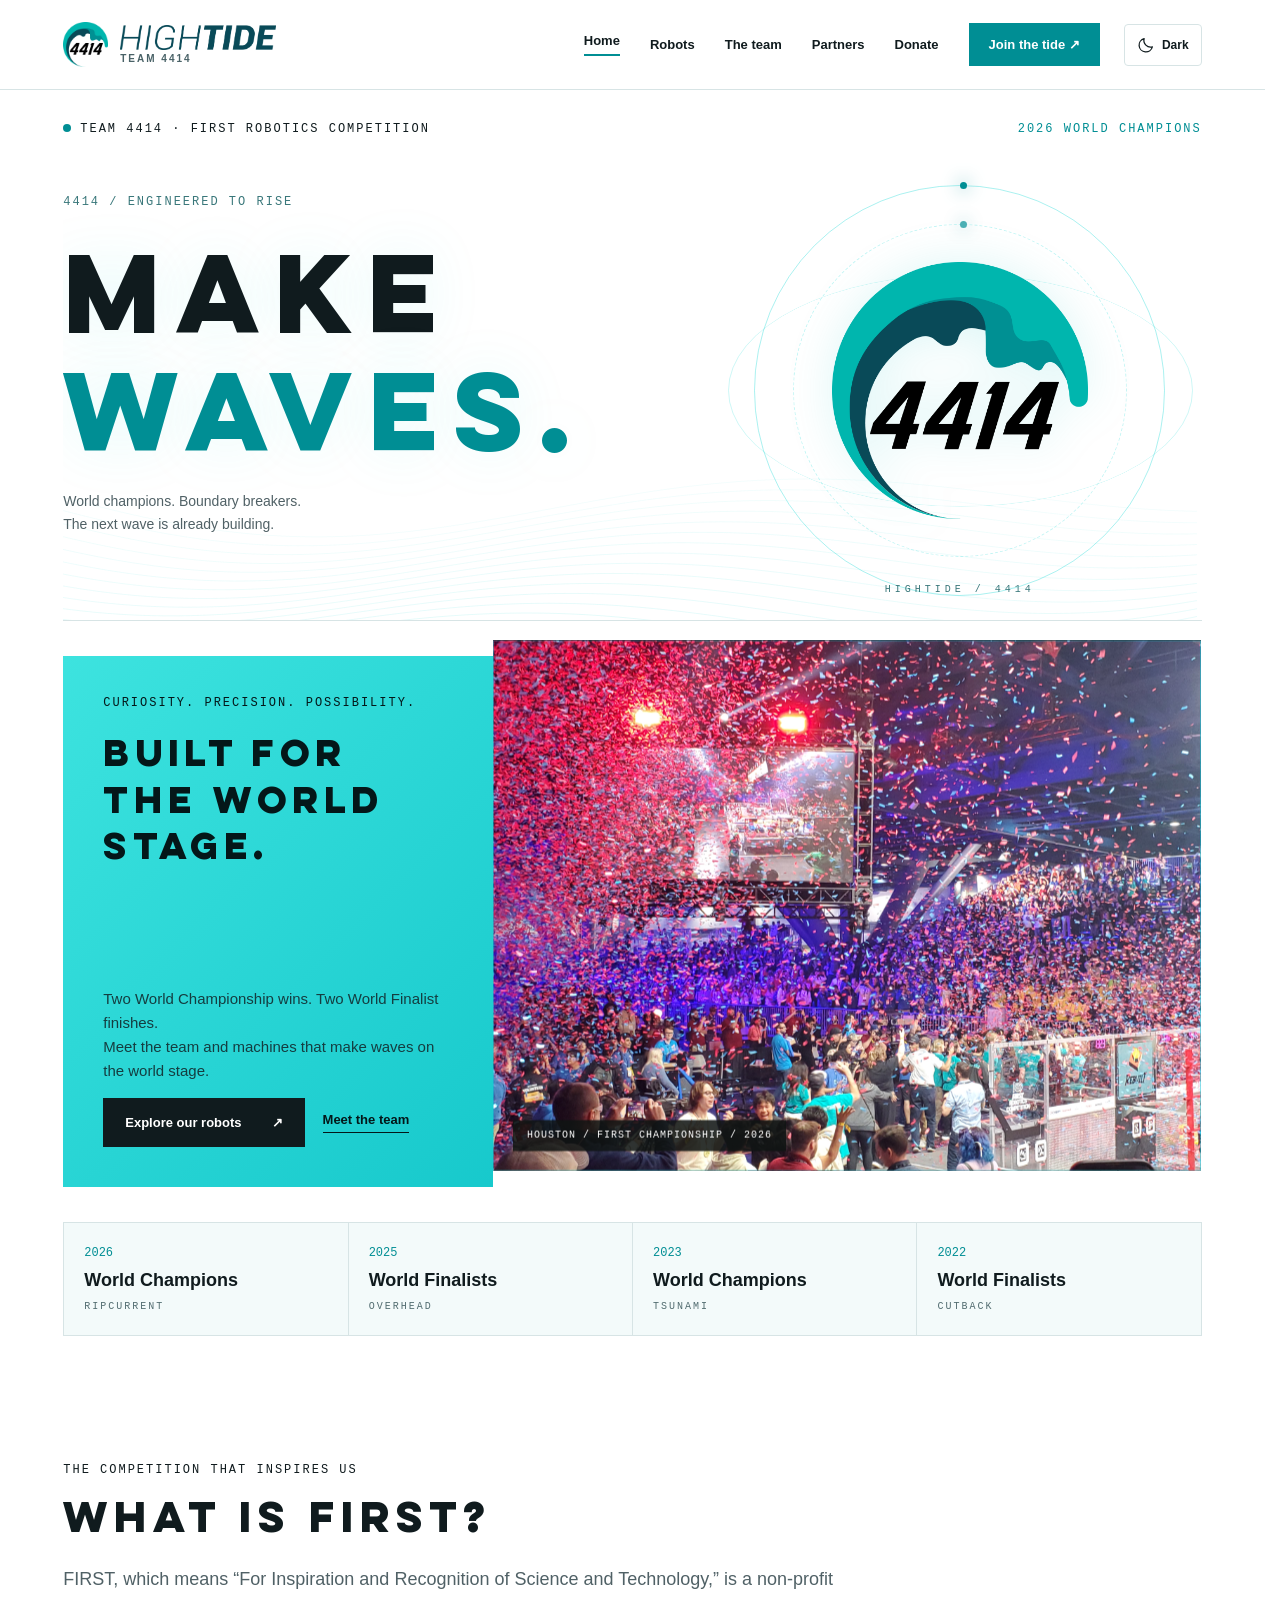
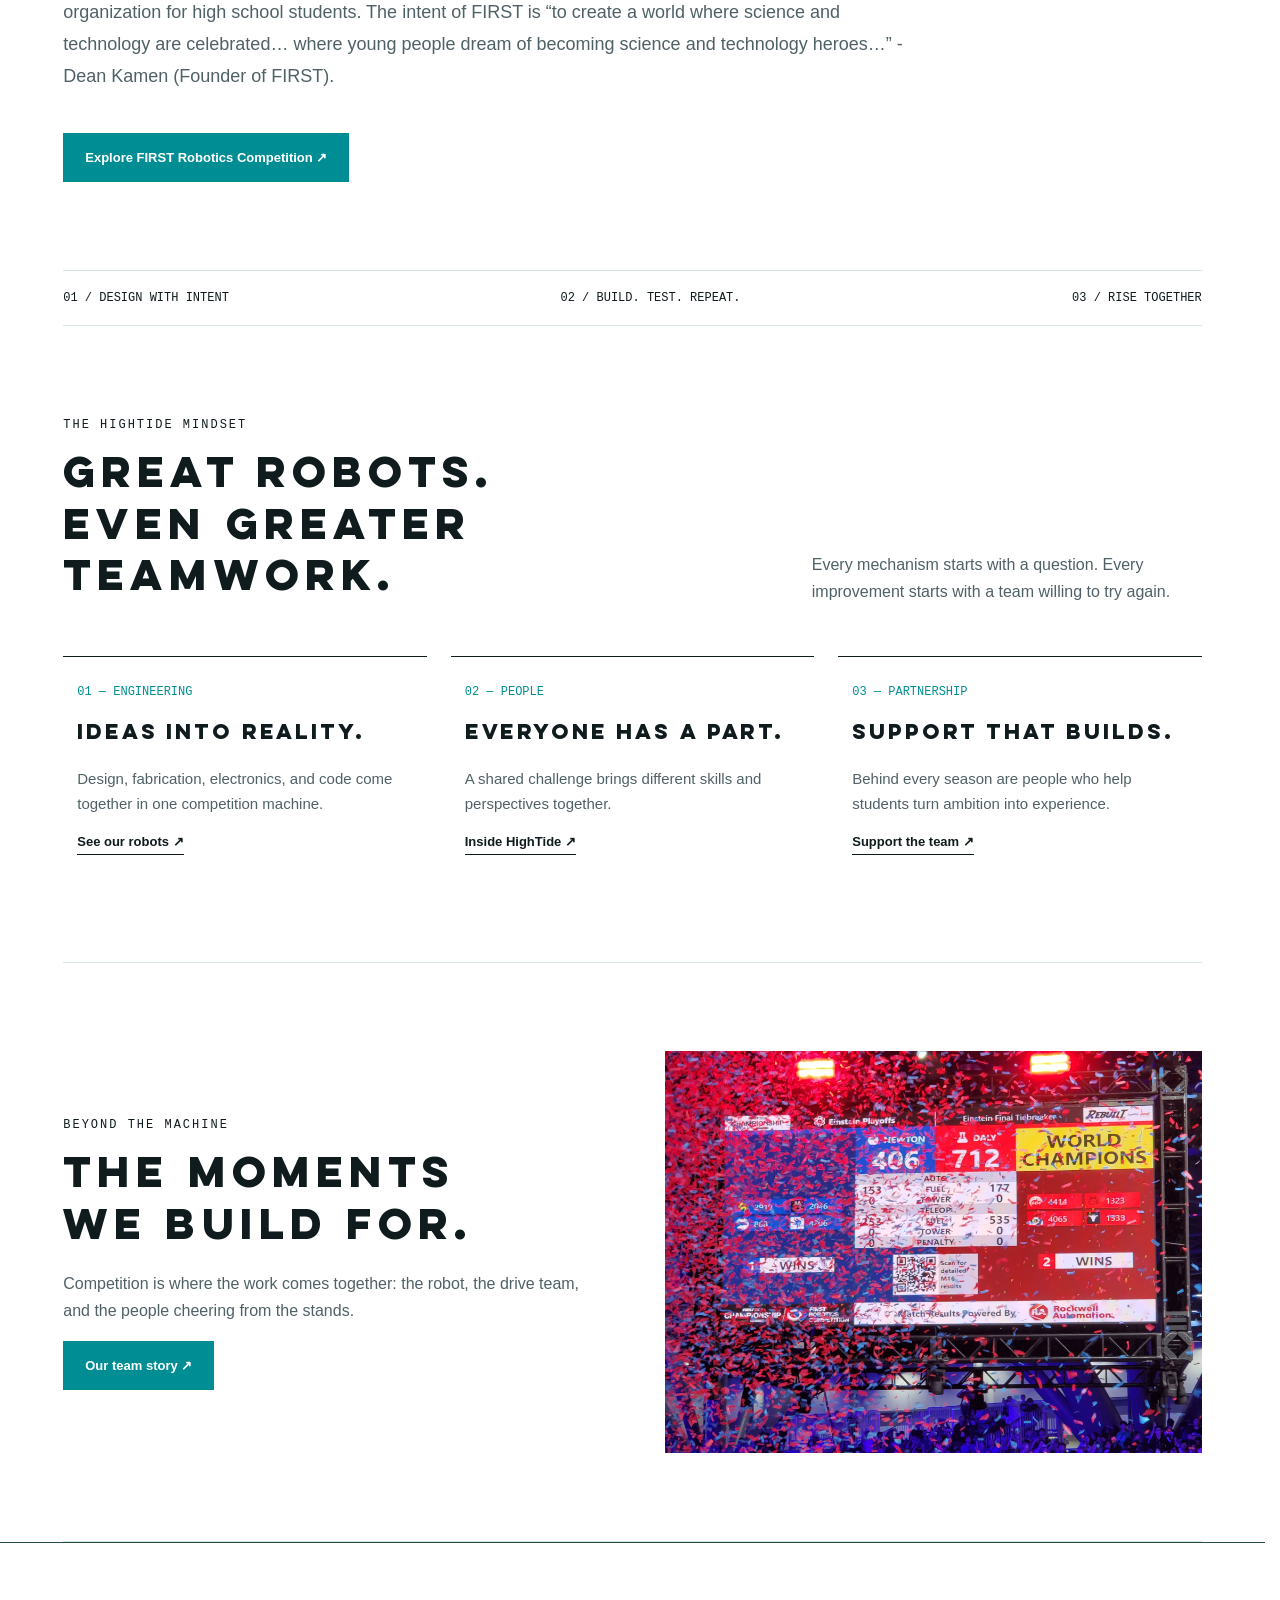
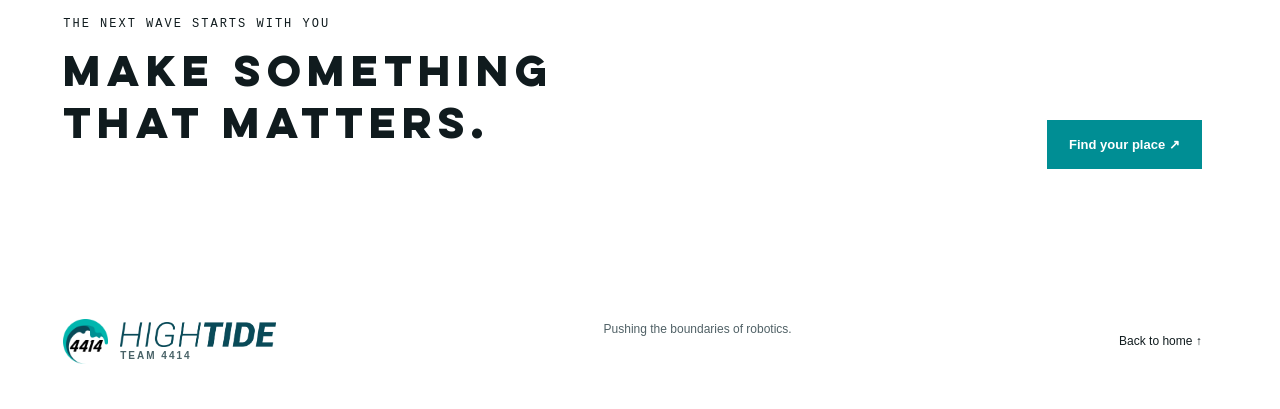
<file: index.html>
<!doctype html><html lang="en"><head><meta charset="utf-8"><meta name="viewport" content="width=device-width,initial-scale=1"><meta name="description" content="Team 4414 Hightide. Pushing the boundaries of robotics. Explore our robots, our team, and the people who make it possible."><title>Home | Team 4414 Hightide</title><link rel="icon" href="assets/logo.png"><link rel="preload" href="assets/lulo-bold.woff2" as="font" type="font/woff2" crossorigin><script>try{document.documentElement.dataset.theme=localStorage.getItem("hightide-theme")==="dark"?"dark":"light"}catch(e){document.documentElement.dataset.theme="light"}</script><link rel="stylesheet" href="styles.css?v=20261008-themes30"><script>window.highTideIntroRequested=false;try{window.highTideIntroRequested=sessionStorage.getItem("hightide-visited")!=="1"}catch(e){window.highTideIntroRequested=!document.referrer.startsWith(location.origin)}if(window.highTideIntroRequested&&!matchMedia("(prefers-reduced-motion: reduce)").matches){document.documentElement.classList.add("intro-pending");setTimeout(()=>document.documentElement.classList.remove("intro-pending"),7000)}</script><script src="app.js?v=20261008-themes30" defer></script></head><body><div class="brand-intro" aria-hidden="true"><div class="intro-stage"><div class="intro-dot"></div><div class="intro-impact"></div><div class="intro-logo"><img src="assets/logo-dark.png" alt=""></div><div class="intro-ripple"></div><p class="intro-caption">ONE TEAM. A WORLD OF POSSIBILITY.</p></div></div><video class="ocean-background" muted loop playsinline preload="auto" aria-hidden="true" tabindex="-1"><source src="assets/ocean-waves.mp4" type="video/mp4"></video><div class="scroll-progress" aria-hidden="true"></div><a class="skip" href="#main">Skip to content</a><header><a class="brand" href="index.html" aria-label="Team 4414 Hightide home"><img class="brand-logo theme-light-art" src="assets/logo.png" alt=""><img class="brand-logo theme-dark-art" src="assets/logo-dark.png" alt=""><span><img class="wordmark theme-light-art" src="assets/wordmark-original.png" alt="HighTide"><img class="wordmark theme-dark-art" src="assets/wordmark-dark.png" alt="HighTide"><small>TEAM 4414</small></span></a><div class="header-controls"><button class="theme-toggle" type="button" aria-label="Switch to dark mode" title="Switch to dark mode"><svg class="theme-moon" viewBox="0 0 24 24" aria-hidden="true"><path d="M20.5 14.5A9 9 0 0 1 9.5 3.5a9 9 0 1 0 11 11Z"/></svg><svg class="theme-sun" viewBox="0 0 24 24" aria-hidden="true"><circle cx="12" cy="12" r="4"/><path d="M12 2v2m0 16v2M2 12h2m16 0h2M5 5l1.5 1.5m11 11L19 19M5 19l1.5-1.5m11-11L19 5"/></svg><span class="theme-dark-label">Dark</span><span class="theme-light-label">Light</span></button><button class="menu" aria-expanded="false" aria-controls="navigation">Menu</button></div><nav id="navigation" aria-label="Main navigation"><a href="index.html" aria-current="page">Home</a><a href="robots.html">Robots</a><a href="team.html">The team</a><a href="sponsors.html">Partners</a><a href="donate.html">Donate</a><a class="nav-cta" href="team.html#join">Join the tide ↗</a></nav></header><main id="main"><div class="wrap"><div class="hero-top eyebrow"><span><i class="dot"></i>Team 4414 · FIRST Robotics Competition</span><span>2026 WORLD CHAMPIONS</span></div><div class="kinetic-hero"><canvas class="tide-canvas" aria-hidden="true"></canvas><div class="hero-heading"><span class="eyebrow hero-signal">4414 / ENGINEERED TO RISE</span><h1 class="home-title"><span class="title-line">MAKE</span><span class="title-line cyan-line">WAVES.</span></h1><div class="hero-bottom"><p>World champions. Boundary breakers.<br>The next wave is already building.</p></div></div><div class="orbital-mark" aria-hidden="true"><div class="orbit orbit-one"></div><div class="orbit orbit-two"></div><div class="orbit orbit-three"></div><img class="theme-light-art" src="assets/logo.png" alt=""><img class="theme-dark-art" src="assets/logo-dark.png" alt=""><span class="orbit-label">HIGHTIDE / 4414</span></div></div><div class="hero-grid"><div class="hero-copy"><div><div class="eyebrow">Curiosity. Precision. Possibility.</div><h2>Built for<br>the world<br>stage.</h2></div><div><p>Two World Championship wins. Two World Finalist finishes.<br>Meet the team and machines that make waves on the world stage.</p><div class="actions"><a class="button" href="robots.html">Explore our robots <span>↗</span></a><a class="text-link" href="team.html">Meet the team</a></div></div></div><div class="hero-photo"><img src="assets/worlds-confetti.jpg" alt="Confetti falls across the arena at the 2026 FIRST Championship" fetchpriority="high" width="960" height="720"><span class="photo-tag">HOUSTON / FIRST CHAMPIONSHIP / 2026</span></div></div><div class="championship-strip" aria-label="Championship highlights"><a href="robots.html#robot-2026-ripcurrent"><span>2026</span><strong>World Champions</strong><small>RIPCURRENT</small></a><a href="robots.html#robot-2025-overhead"><span>2025</span><strong>World Finalists</strong><small>OVERHEAD</small></a><a href="robots.html#robot-2023-tsunami"><span>2023</span><strong>World Champions</strong><small>TSUNAMI</small></a><a href="robots.html#robot-2022-cutback"><span>2022</span><strong>World Finalists</strong><small>CUTBACK</small></a></div><section class="section first-section"><span class="eyebrow">The competition that inspires us</span><h2>What is FIRST?</h2><p>FIRST, which means “For Inspiration and Recognition of Science and Technology,” is a non-profit organization for high school students. The intent of FIRST is “to create a world where science and technology are celebrated… where young people dream of becoming science and technology heroes…” -Dean Kamen (Founder of FIRST).</p><a class="button" href="https://www.firstinspires.org/robotics/frc" target="_blank" rel="noopener noreferrer">Explore FIRST Robotics Competition ↗</a></section><div class="ticker"><span>01 / DESIGN WITH INTENT</span><span>02 / BUILD. TEST. REPEAT.</span><span>03 / RISE TOGETHER</span></div><section class="section"><div class="section-head"><div><span class="eyebrow">The HighTide mindset</span><h2>Great robots.<br>Even greater teamwork.</h2></div><p>Every mechanism starts with a question. Every improvement starts with a team willing to try again.</p></div><div class="cards"><article class="card"><span class="num">01 — ENGINEERING</span><h3>Ideas into reality.</h3><p>Design, fabrication, electronics, and code come together in one competition machine.</p><a class="text-link" href="robots.html">See our robots ↗</a></article><article class="card"><span class="num">02 — PEOPLE</span><h3>Everyone has a part.</h3><p>A shared challenge brings different skills and perspectives together.</p><a class="text-link" href="team.html">Inside HighTide ↗</a></article><article class="card"><span class="num">03 — PARTNERSHIP</span><h3>Support that builds.</h3><p>Behind every season are people who help students turn ambition into experience.</p><a class="text-link" href="sponsors.html">Support the team ↗</a></article></div></section><section class="section split"><div><span class="eyebrow">Beyond the machine</span><h2>The moments<br>we build for.</h2><p>Competition is where the work comes together: the robot, the drive team, and the people cheering from the stands.</p><a class="button" href="team.html">Our team story ↗</a></div><img class="team-shot" src="assets/worlds-floor.jpg" loading="lazy" alt="World Champions scoreboard showing the alliance of 4414, 1323, 4065, and 1533"></section></div><section class="dark home-wave-cta"><div class="section-head"><div><span class="eyebrow">The next wave starts with you</span><h2>Make something<br>that matters.</h2></div><a class="button" href="team.html#join">Find your place ↗</a></div></section></main><footer><a class="brand" href="index.html"><img class="brand-logo theme-light-art" src="assets/logo.png" alt="HighTide logo"><img class="brand-logo theme-dark-art" src="assets/logo-dark.png" alt="HighTide logo"><span><img class="wordmark theme-light-art" src="assets/wordmark-original.png" alt="HighTide"><img class="wordmark theme-dark-art" src="assets/wordmark-dark.png" alt="HighTide"><small>TEAM 4414</small></span></a><p>Pushing the boundaries of robotics.</p><div class="footer-links"><a href="index.html">Back to home ↑</a></div></footer></body></html>
</file>
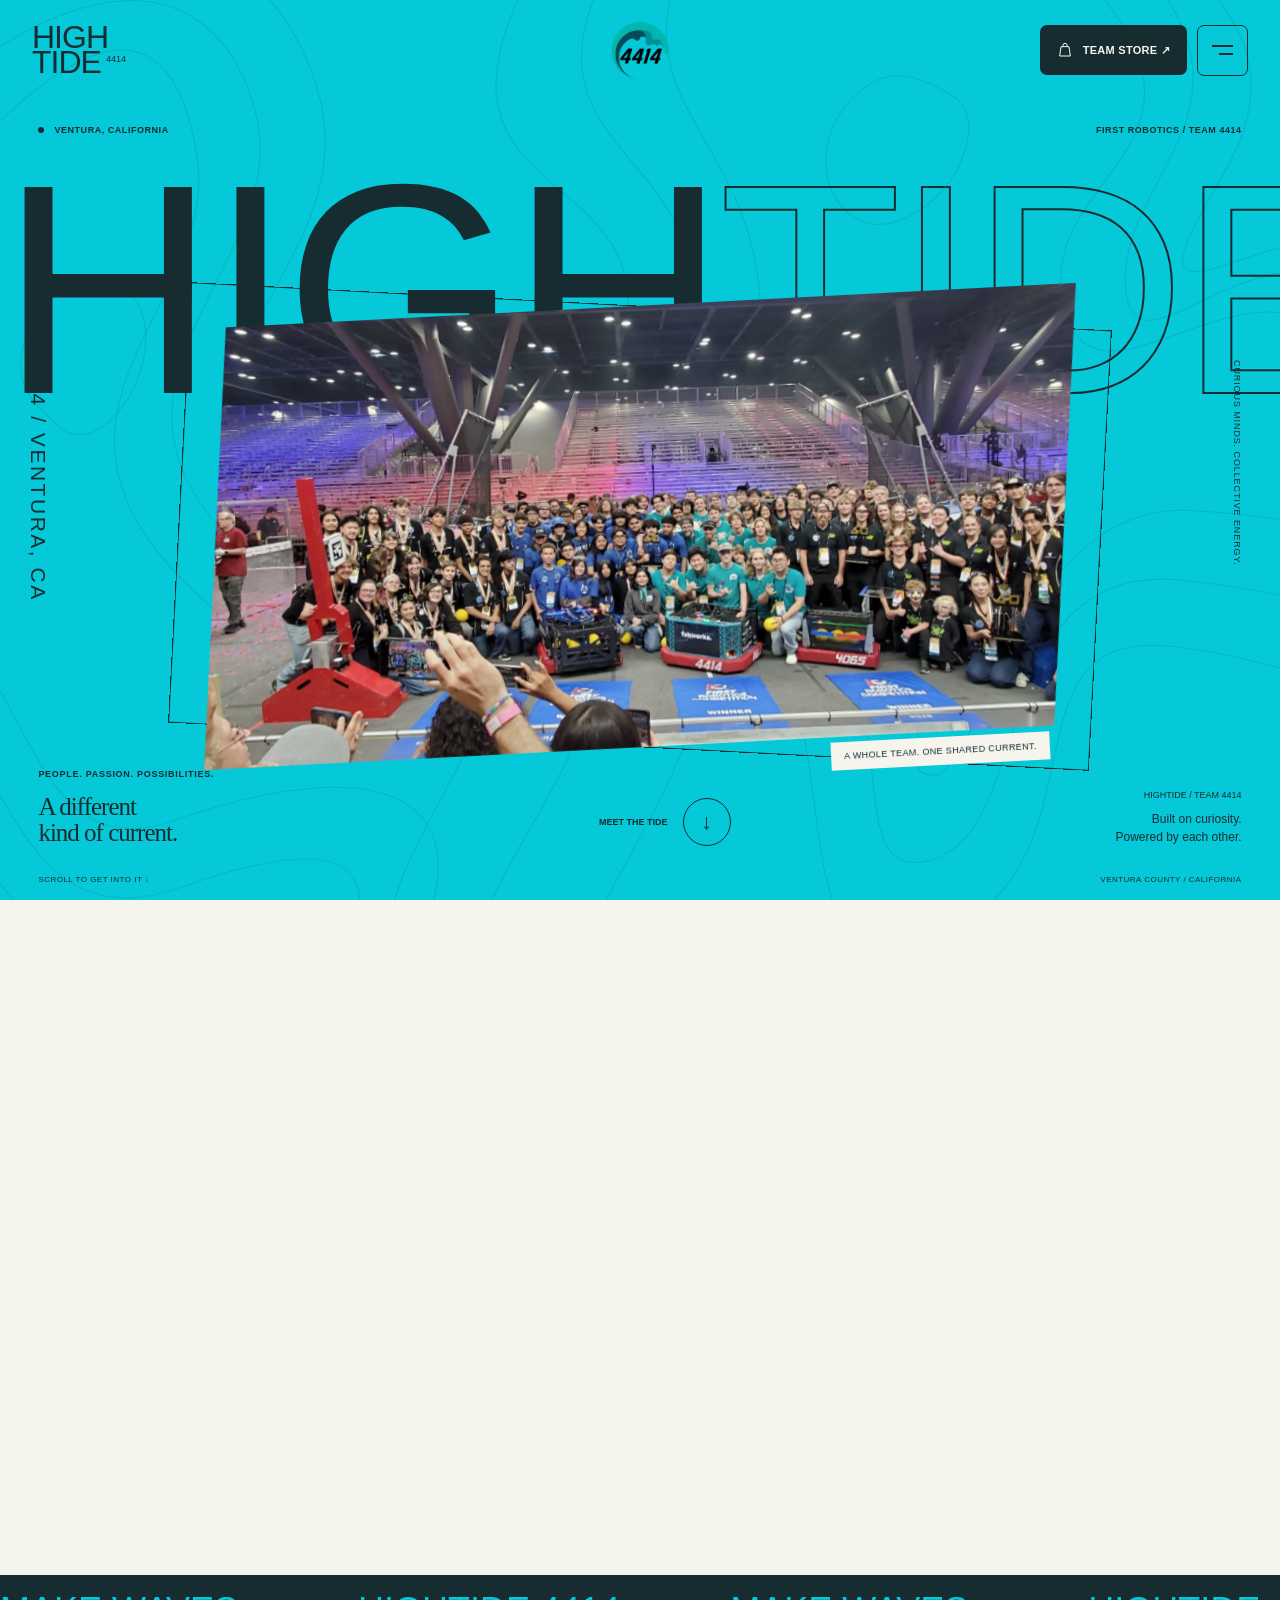
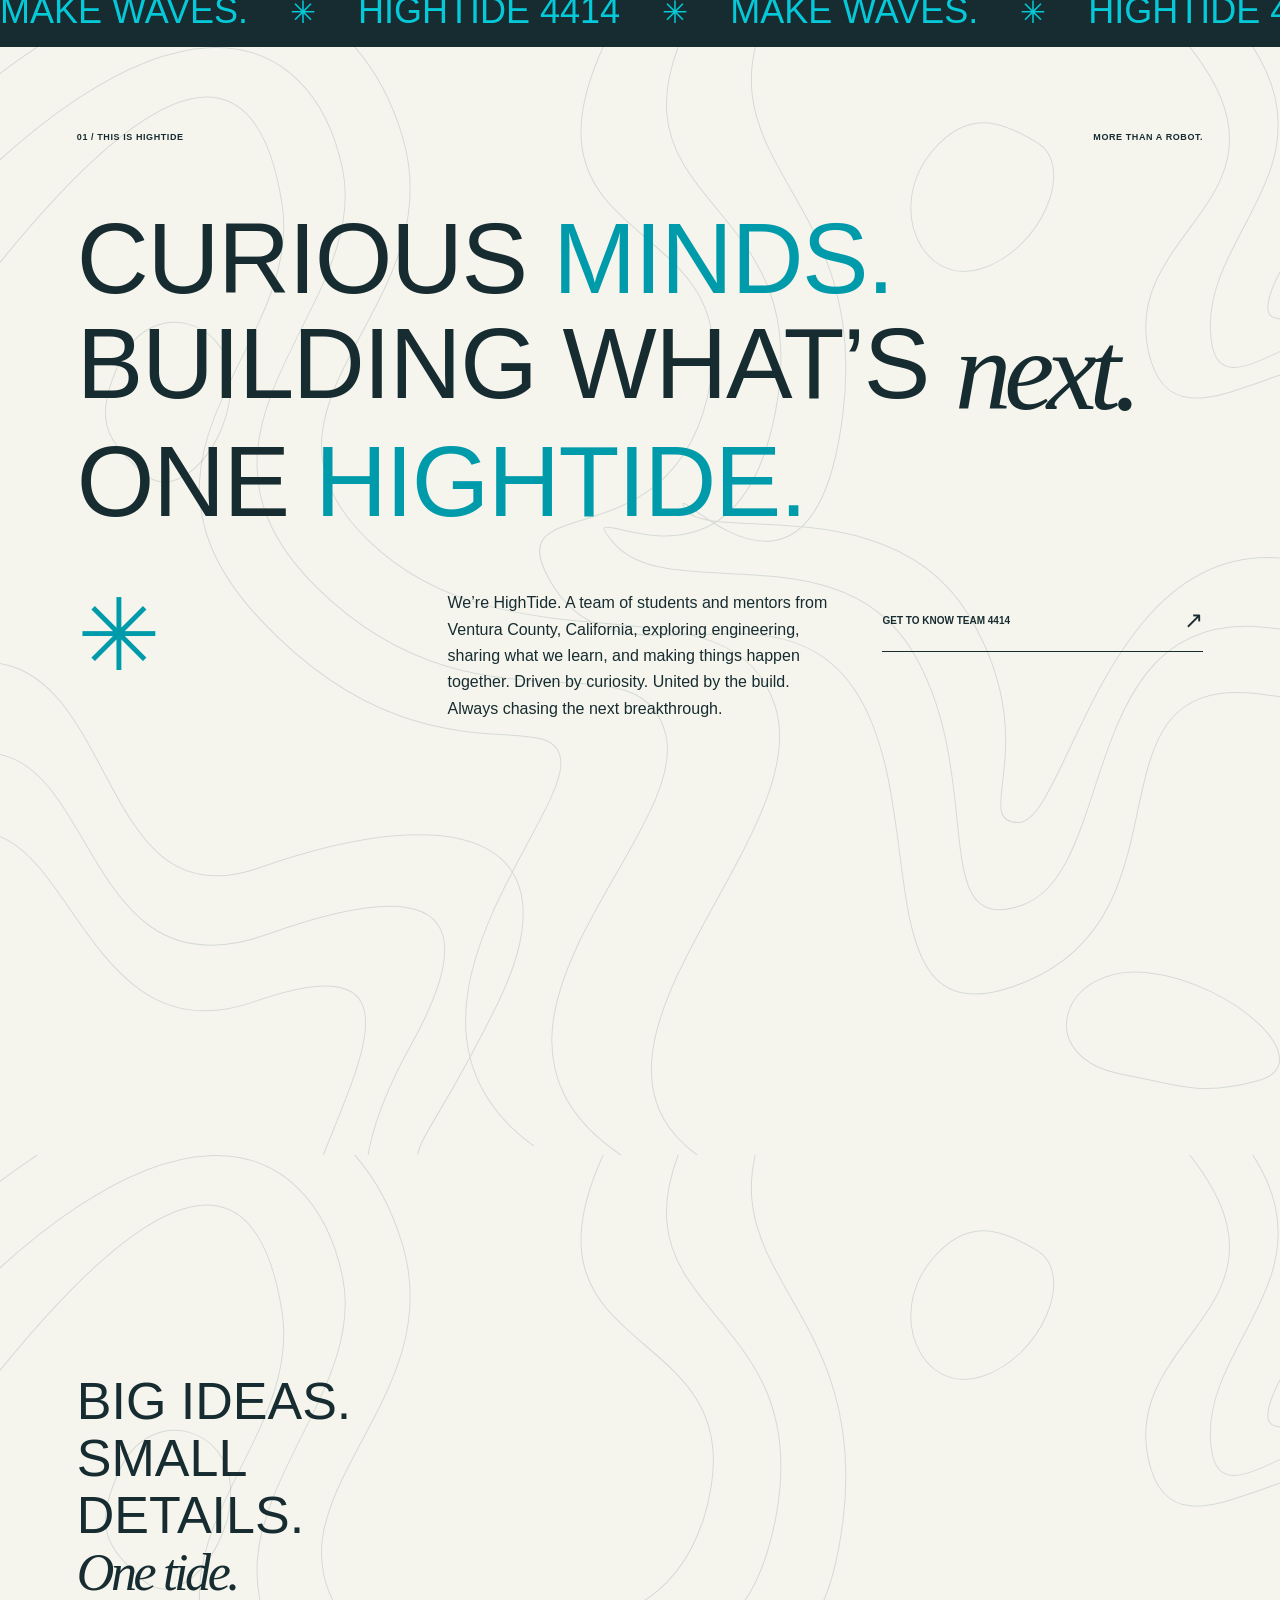
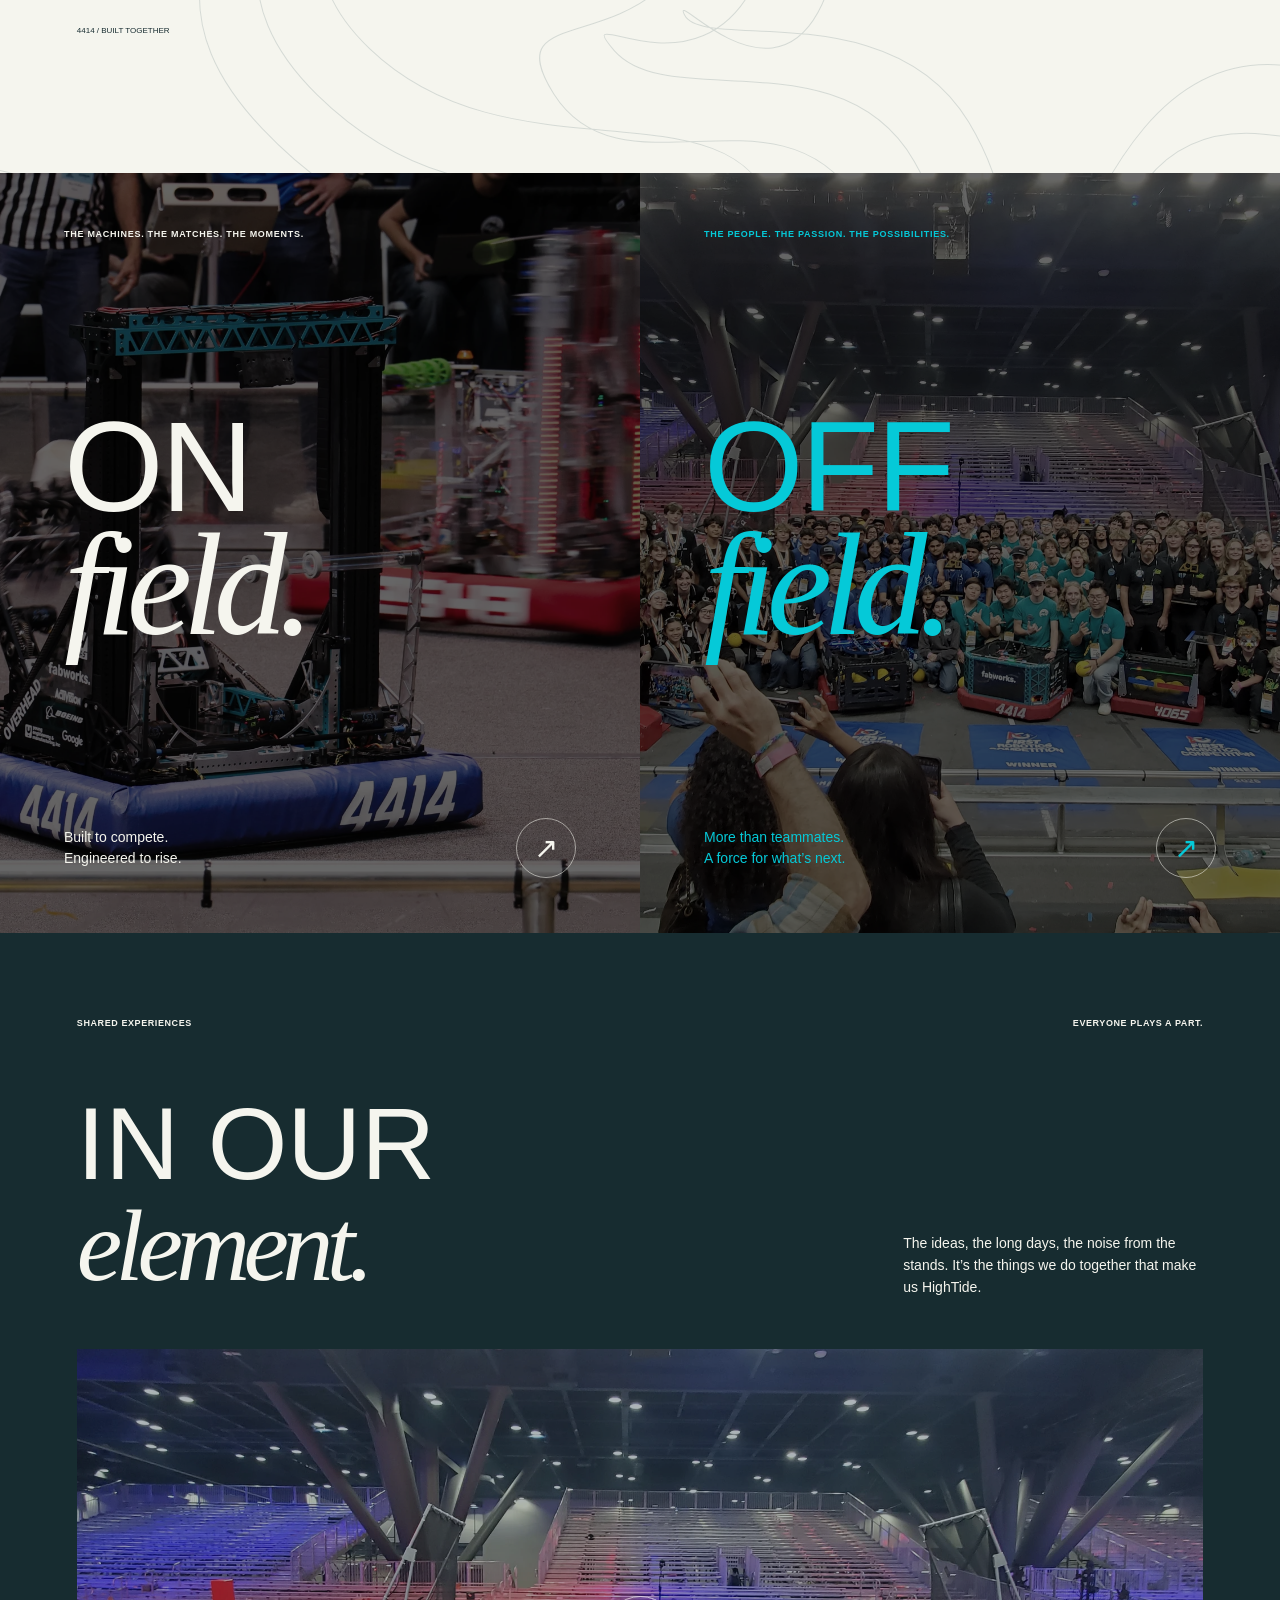
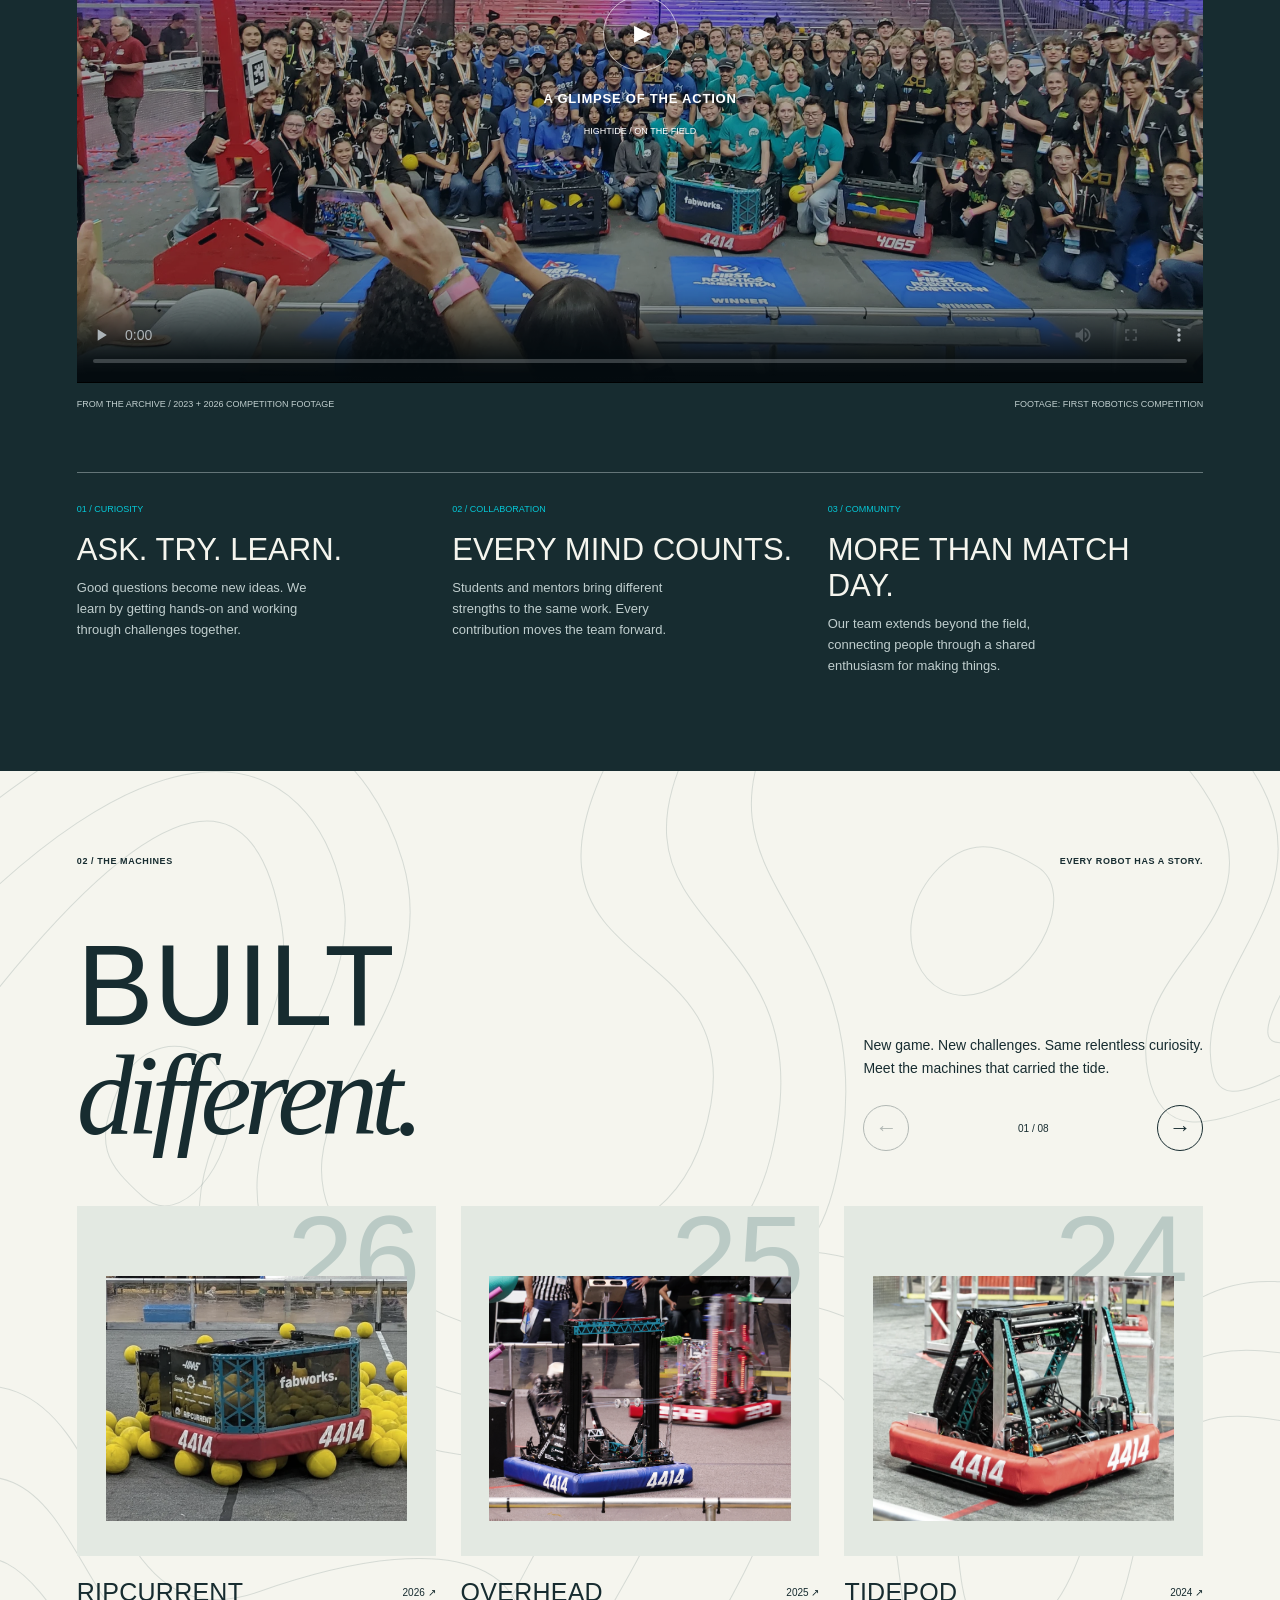
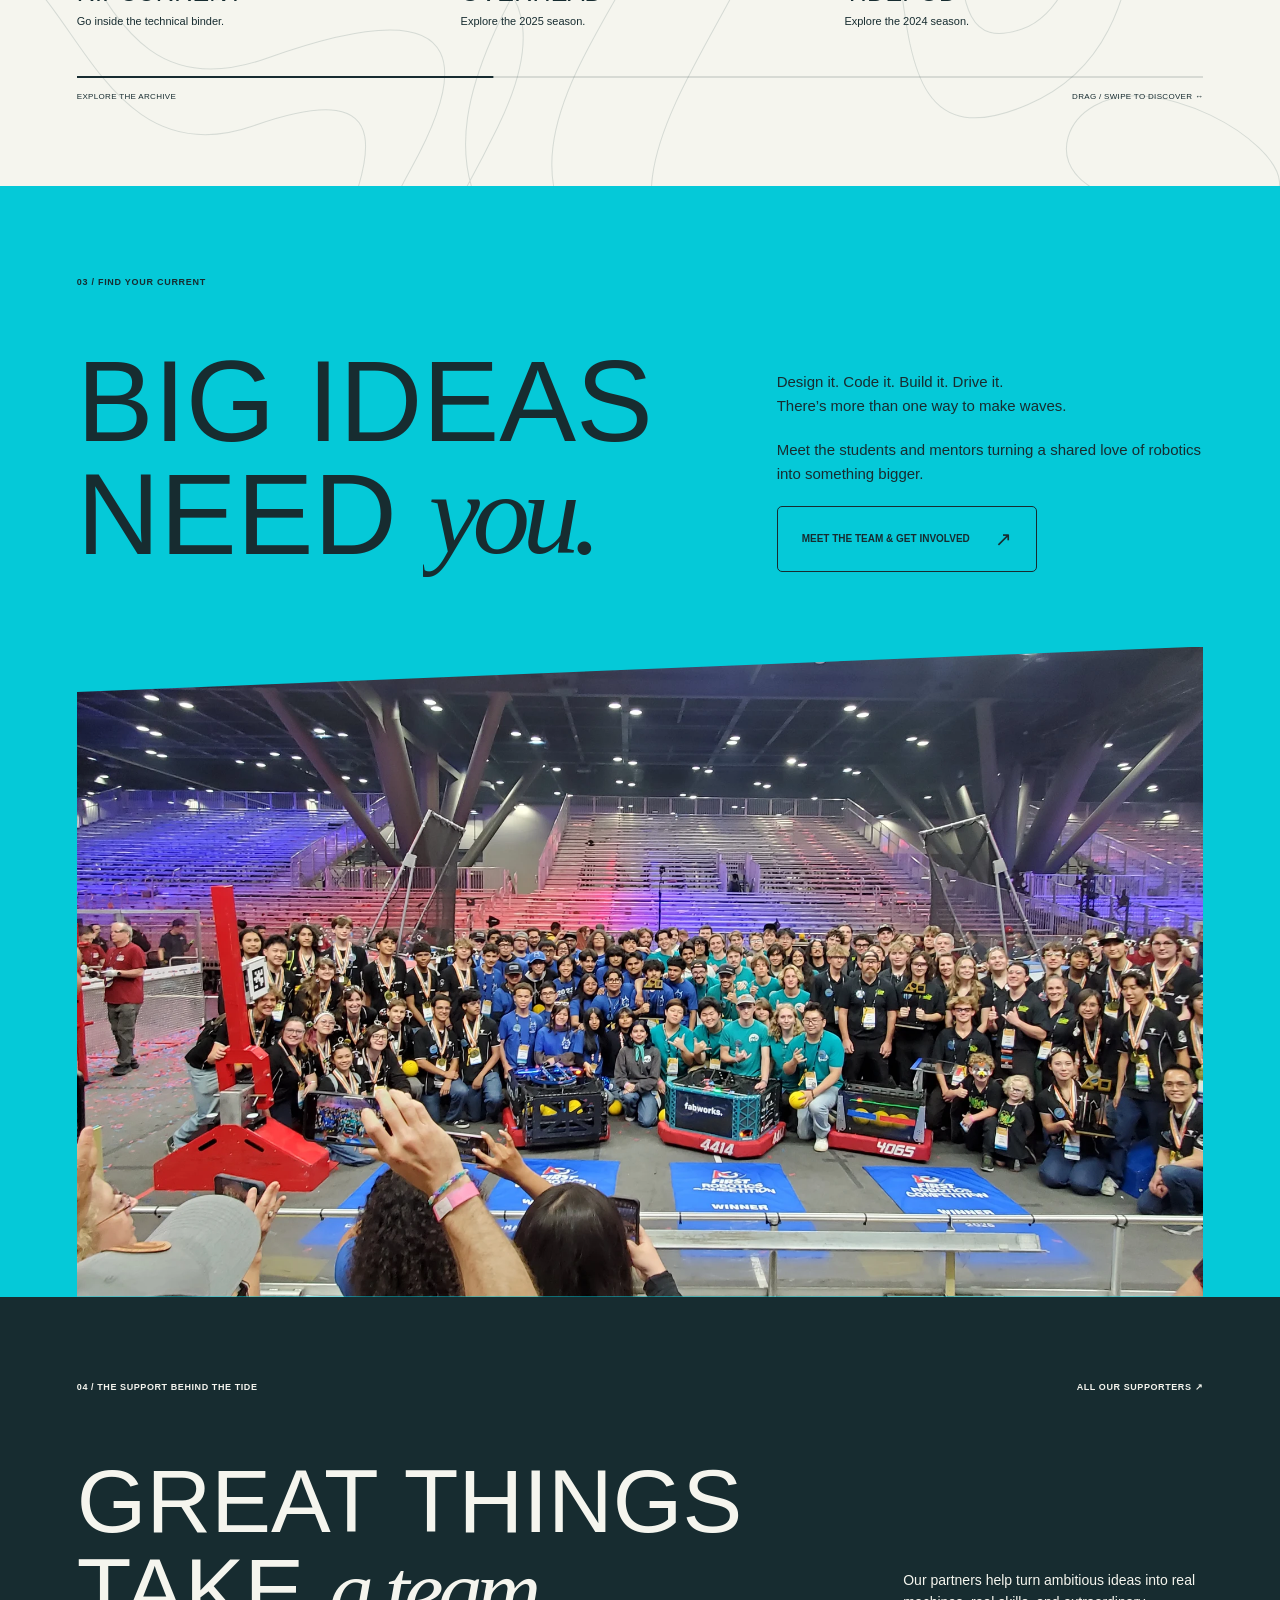
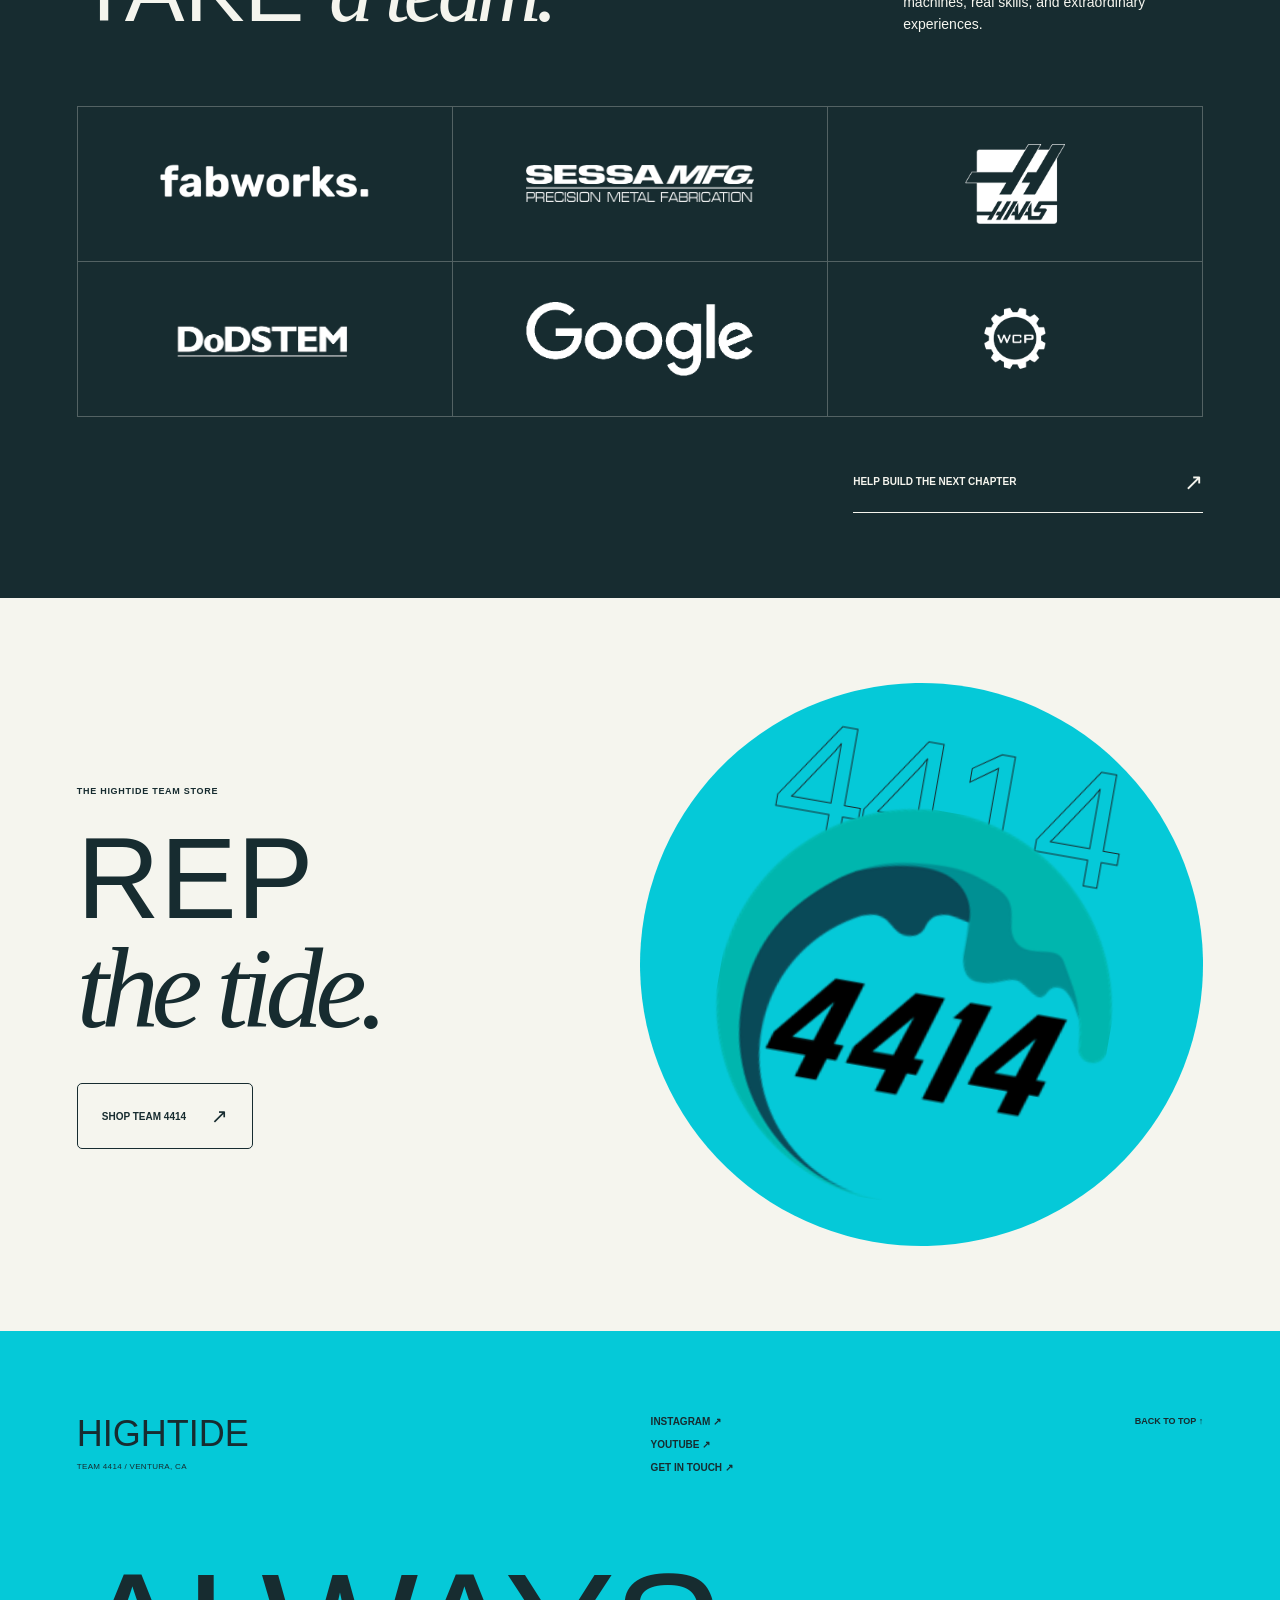
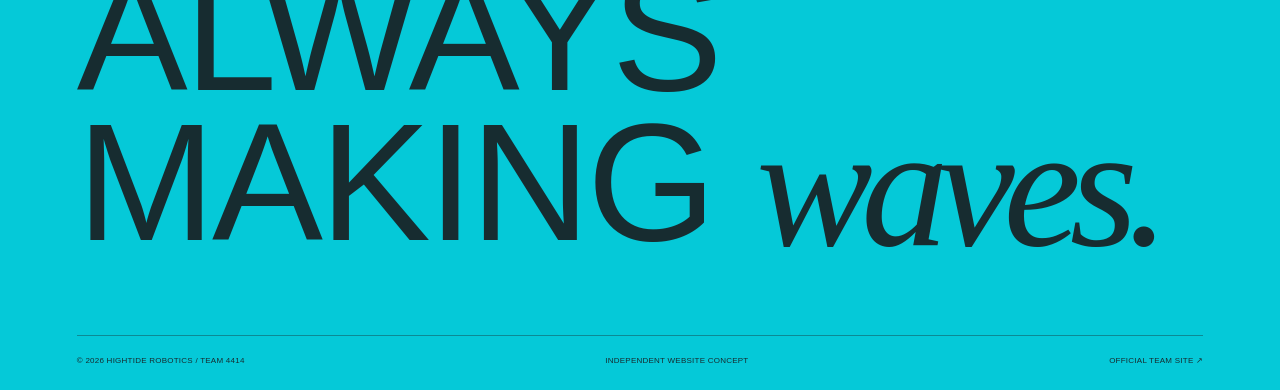
<file: hightide/index.html>
<!doctype html>
<html lang="en">
<head>
  <meta charset="utf-8">
  <meta name="viewport" content="width=device-width,initial-scale=1">
  <meta name="theme-color" content="#06c5d3">
  <meta name="description" content="Meet HighTide, FIRST Robotics Competition Team 4414 from Ventura, California. A shared curiosity. A love of building. A whole team making waves.">
  <title>HighTide — Team 4414</title>
  <link rel="icon" href="assets/logo.png">
  <link rel="preload" as="image" href="assets/team-selected.webp">
  <link rel="stylesheet" href="style.css">
  <link rel="stylesheet" href="motion.css">
  <script src="app.js" defer></script>
  <script src="motion.js" defer></script>
</head>
<body>
  <a class="skip" href="#main">Skip to content</a>
  <header class="site-header">
    <a class="brand" href="#home" aria-label="HighTide home"><span>HIGH<span class="brand-bottom">TIDE<span class="brand-number">4414</span></span></span></a>
    <a class="header-mark" href="#home" aria-label="Team 4414 home"><img src="assets/logo.png" width="56" height="56" alt=""></a>
    <div class="header-actions"><a class="store-link" href="https://team4414.myshopify.com/" target="_blank" rel="noopener noreferrer"><svg viewBox="0 0 24 24" aria-hidden="true"><path d="M6 7h12l2 14H4L6 7Zm3 0V5a3 3 0 0 1 6 0v2"/></svg> TEAM STORE ↗</a><button class="menu-toggle" aria-label="Open menu" aria-controls="menu" aria-expanded="false"><span></span><span></span></button></div>
  </header>
  <nav class="menu-panel" id="menu" aria-label="Main navigation" hidden>
    <div class="menu-top"><span>TEAM 4414 / VENTURA, CA</span><span>MAKE WAVES.</span></div>
    <a href="#story"><span>01</span> THE TIDE <b>↗</b></a><a href="#field"><span>02</span> ON & OFF FIELD <b>↗</b></a><a href="#robots"><span>03</span> OUR MACHINES <b>↗</b></a><a href="#partners"><span>04</span> THE SUPPORT <b>↗</b></a>
    <div class="menu-bottom"><a href="https://www.team4414.com/" target="_blank" rel="noopener noreferrer">OFFICIAL TEAM SITE ↗</a><a href="mailto:info@team4414.com">LET’S TALK ↗</a></div>
  </nav>
  <main id="main">
    <section class="hero contour" id="home" aria-labelledby="hero-title">
      <div class="hero-eyebrow"><span><i></i> VENTURA, CALIFORNIA</span><span>FIRST ROBOTICS / TEAM 4414</span></div>
      <h1 id="hero-title" class="hero-title">HIGH<span>TIDE</span><span class="sr-only"> — Team 4414</span></h1>
      <div class="hero-image-border" aria-hidden="true"></div>
      <img class="hero-image" src="assets/team-selected.webp" alt="HighTide students and mentors together, wearing their cyan team shirts" width="960" height="720" fetchpriority="high">
      <span class="hero-photo-caption">A WHOLE TEAM. ONE SHARED CURRENT.</span>
      <span class="hero-number" aria-hidden="true">4414 / VENTURA, CA</span><span class="hero-side">CURIOUS MINDS. COLLECTIVE ENERGY.</span>
      <div class="hero-bottom"><div><p class="micro">PEOPLE. PASSION. POSSIBILITIES.</p><p class="hero-tagline">A different<br>kind of current.</p></div><a class="round-link hero-explore" href="#story" aria-label="Explore HighTide"><span>MEET THE TIDE</span><b>↓</b></a><div class="hero-spec"><span>HIGHTIDE / TEAM 4414</span><p>Built on curiosity.<br>Powered by each other.</p></div></div>
      <div class="hero-foot"><span>SCROLL TO GET INTO IT ↓</span><span>VENTURA COUNTY / CALIFORNIA</span></div>
    </section>
    <div class="ticker" aria-hidden="true"><div>MAKE WAVES. <span>✳</span> HIGHTIDE 4414 <span>✳</span> MAKE WAVES. <span>✳</span> HIGHTIDE 4414 <span>✳</span> MAKE WAVES. <span>✳</span> HIGHTIDE 4414 <span>✳</span> MAKE WAVES. <span>✳</span> HIGHTIDE 4414 <span>✳</span></div></div>
    <section class="intro section-pad contour" id="story">
      <div class="section-kicker"><span>01 / THIS IS HIGHTIDE</span><span>MORE THAN A ROBOT.</span></div>
      <h2 class="statement reveal">CURIOUS <em>MINDS.</em><br>BUILDING WHAT’S <span class="serif">next.</span><br>ONE <em>HIGHTIDE.</em></h2>
      <div class="intro-copy"><span class="asterisk" aria-hidden="true">✳</span><p>We’re HighTide. A team of students and mentors from Ventura County, California, exploring engineering, sharing what we learn, and making things happen together. Driven by curiosity. United by the build. Always chasing the next breakthrough.</p><a class="line-link" href="https://www.team4414.com/" target="_blank" rel="noopener noreferrer">GET TO KNOW TEAM 4414 <span>↗</span></a></div>
      <div class="photo-collage">
        <figure class="collage-one reveal"><img src="assets/team-selected.webp" loading="lazy" width="960" height="720" alt="The whole HighTide team gathered together in the arena"><figcaption>TOGETHER / THAT’S WHERE IT STARTS</figcaption></figure>
        <figure class="collage-two reveal"><img src="assets/robot.webp" loading="lazy" width="960" height="720" alt="A close-up of Ripcurrent’s cyan frame and engineering"><figcaption>IN THE DETAILS / RIPCURRENT, 2026</figcaption></figure>
        <div class="collage-quote reveal"><p>Big ideas.<br>Small details.<br><span class="serif">One tide.</span></p><span>4414 / BUILT TOGETHER</span></div>
        <figure class="collage-three reveal"><img src="assets/worlds-confetti.webp" loading="lazy" width="2000" height="1500" alt="The energy and color of a FIRST Robotics arena"><figcaption>THE ENERGY / PART OF SOMETHING BIGGER</figcaption></figure>
      </div>
    </section>
    <section class="field-split" id="field" aria-label="HighTide on and off the field">
      <a class="field-card on-field" href="#robots"><img src="assets/overhead.webp" loading="lazy" width="2000" height="1333" alt="Overhead competing on the FIRST Robotics field"><div class="field-overlay"><span class="micro">THE MACHINES. THE MATCHES. THE MOMENTS.</span><h2>ON<br><span class="serif">field.</span></h2><div><p>Built to compete.<br>Engineered to rise.</p><span class="circle-arrow" aria-hidden="true">↗</span></div></div></a>
      <a class="field-card off-field" href="#community"><img src="assets/team-selected.webp" loading="lazy" width="960" height="720" alt="HighTide team members celebrating together"><div class="field-overlay"><span class="micro">THE PEOPLE. THE PASSION. THE POSSIBILITIES.</span><h2>OFF<br><span class="serif">field.</span></h2><div><p>More than teammates.<br>A force for what’s next.</p><span class="circle-arrow" aria-hidden="true">↗</span></div></div></a>
    </section>
    <section class="legacy section-pad" id="legacy">
      <div class="section-kicker"><span>SHARED EXPERIENCES</span><span>EVERYONE PLAYS A PART.</span></div>
      <div class="legacy-heading"><h2 class="reveal">IN OUR<br><span class="serif">element.</span></h2><p>The ideas, the long days, the noise from the stands. It’s the things we do together that make us HighTide.</p></div>
      <div class="film"><video id="championship-film" controls playsinline preload="none" poster="assets/team-selected.webp" aria-label="HighTide on the field: archive competition footage from 2023 and 2026"><source src="assets/championship.mp4" type="video/mp4"><track kind="captions" src="assets/competition.en.vtt" srclang="en" label="English"></video><button class="film-play" aria-label="Play HighTide competition footage"><span>▶</span><b>A GLIMPSE OF THE ACTION</b><small>HIGHTIDE / ON THE FIELD</small></button></div>
      <div class="film-caption"><span>FROM THE ARCHIVE / 2023 + 2026 COMPETITION FOOTAGE</span><span>FOOTAGE: FIRST ROBOTICS COMPETITION</span></div>
      <div class="values-strip"><article><small>01 / CURIOSITY</small><h3>ASK. TRY. LEARN.</h3><p>Good questions become new ideas. We learn by getting hands-on and working through challenges together.</p></article><article><small>02 / COLLABORATION</small><h3>EVERY MIND COUNTS.</h3><p>Students and mentors bring different strengths to the same work. Every contribution moves the team forward.</p></article><article><small>03 / COMMUNITY</small><h3>MORE THAN MATCH DAY.</h3><p>Our team extends beyond the field, connecting people through a shared enthusiasm for making things.</p></article></div>
    </section>
    <section class="robots section-pad contour" id="robots">
      <div class="section-kicker"><span>02 / THE MACHINES</span><span>EVERY ROBOT HAS A STORY.</span></div>
      <div class="robot-heading"><h2>BUILT<br><span class="serif">different.</span></h2><div><p>New game. New challenges. Same relentless curiosity.<br>Meet the machines that carried the tide.</p><div class="gallery-controls"><button id="previous-robot" aria-label="Previous robot">←</button><span id="robot-count" aria-live="polite">01 / 08</span><button id="next-robot" aria-label="Next robot">→</button></div></div></div>
      <div class="robot-gallery" tabindex="0" aria-label="Robot gallery. Scroll horizontally to explore.">
        <a class="robot-card" href="https://2026.team4414.com/" target="_blank" rel="noopener noreferrer"><div class="robot-photo"><span class="robot-year">26</span><img src="assets/ripcurrent.webp" loading="lazy" width="900" height="900" alt="Ripcurrent 2026 robot"></div><div class="robot-label"><h3>RIPCURRENT</h3><span>2026 ↗</span></div><p>Go inside the technical binder.</p></a>
        <a class="robot-card" href="https://www.thebluealliance.com/team/4414/2025" target="_blank" rel="noopener noreferrer"><div class="robot-photo"><span class="robot-year">25</span><img src="assets/overhead.webp" loading="lazy" width="2000" height="1333" alt="Overhead 2025 robot"></div><div class="robot-label"><h3>OVERHEAD</h3><span>2025 ↗</span></div><p>Explore the 2025 season.</p></a>
        <a class="robot-card" href="https://www.thebluealliance.com/team/4414/2024" target="_blank" rel="noopener noreferrer"><div class="robot-photo"><span class="robot-year">24</span><img src="assets/tidepod.webp" loading="lazy" width="2000" height="1149" alt="Tidepod 2024 robot"></div><div class="robot-label"><h3>TIDEPOD</h3><span>2024 ↗</span></div><p>Explore the 2024 season.</p></a>
        <a class="robot-card" href="https://www.youtube.com/watch?v=yemH1sbKSQ4" target="_blank" rel="noopener noreferrer"><div class="robot-photo"><span class="robot-year">23</span><img src="assets/tsunami.webp" loading="lazy" width="767" height="884" alt="Tsunami 2023 robot"></div><div class="robot-label"><h3>TSUNAMI</h3><span>2023 ↗</span></div><p>Watch the robot reveal.</p></a>
        <a class="robot-card" href="https://www.thebluealliance.com/team/4414/2022" target="_blank" rel="noopener noreferrer"><div class="robot-photo"><span class="robot-year">22</span><img src="assets/cutback.webp" loading="lazy" width="1081" height="1374" alt="Cutback 2022 robot"></div><div class="robot-label"><h3>CUTBACK</h3><span>2022 ↗</span></div><p>Explore the 2022 season.</p></a>
        <a class="robot-card" href="https://www.thebluealliance.com/team/4414/2021" target="_blank" rel="noopener noreferrer"><div class="robot-photo"><span class="robot-year">21</span><img src="assets/onshore.webp" loading="lazy" width="1223" height="1600" alt="Onshore 2021 robot"></div><div class="robot-label"><h3>ONSHORE</h3><span>2021 ↗</span></div><p>Explore the 2021 season.</p></a>
        <a class="robot-card" href="https://www.thebluealliance.com/team/4414/2020" target="_blank" rel="noopener noreferrer"><div class="robot-photo"><span class="robot-year">20</span><img src="assets/offshore.webp" loading="lazy" width="1074" height="1600" alt="Offshore 2020 robot"></div><div class="robot-label"><h3>OFFSHORE</h3><span>2020 ↗</span></div><p>Explore the 2020 season.</p></a>
        <a class="robot-card" href="https://www.thebluealliance.com/team/4414/2019" target="_blank" rel="noopener noreferrer"><div class="robot-photo"><span class="robot-year">19</span><img src="assets/banzai.webp" loading="lazy" width="1066" height="1600" alt="Banzai 2019 robot"></div><div class="robot-label"><h3>BANZAI</h3><span>2019 ↗</span></div><p>Explore the 2019 season.</p></a>
      </div>
    </section>
    <section class="community section-pad" id="community"><span class="micro">03 / FIND YOUR CURRENT</span><div class="community-grid"><h2>BIG IDEAS<br>NEED <span class="serif">you.</span></h2><div><p>Design it. Code it. Build it. Drive it.<br>There’s more than one way to make waves.</p><p>Meet the students and mentors turning a shared love of robotics into something bigger.</p><a class="pill-link" href="https://www.team4414.com/" target="_blank" rel="noopener noreferrer">MEET THE TEAM & GET INVOLVED <span>↗</span></a></div></div><img src="assets/team-selected.webp" loading="lazy" width="960" height="720" alt="The HighTide team gathered at the championship"></section>
    <section class="partners section-pad" id="partners"><div class="section-kicker"><span>04 / THE SUPPORT BEHIND THE TIDE</span><a href="https://www.team4414.com/sponsors" target="_blank" rel="noopener noreferrer">ALL OUR SUPPORTERS ↗</a></div><div class="partner-heading"><h2>GREAT THINGS<br>TAKE <span class="serif">a team.</span></h2><p>Our partners help turn ambitious ideas into real machines, real skills, and extraordinary experiences.</p></div><div class="sponsor-grid"><a href="https://www.fabworks.com/" target="_blank" rel="noopener noreferrer"><img src="assets/sponsor-0.png" alt="Fabworks" loading="lazy"></a><a href="https://sessamfg.com/wordpress/" target="_blank" rel="noopener noreferrer"><img src="assets/sponsor-1.png" alt="Sessa Manufacturing" loading="lazy"></a><a href="https://www.haascnc.com/" target="_blank" rel="noopener noreferrer"><img src="assets/sponsor-2.png" alt="Haas" loading="lazy"></a><a href="https://www.dodstem.us/" target="_blank" rel="noopener noreferrer"><img src="assets/sponsor-3.png" alt="DoD STEM" loading="lazy"></a><a href="https://www.google.com/" target="_blank" rel="noopener noreferrer"><img src="assets/sponsor-4.png" alt="Google" loading="lazy"></a><a href="https://wcproducts.com/" target="_blank" rel="noopener noreferrer"><img src="assets/sponsor-6.png" alt="West Coast Products" loading="lazy"></a></div><a class="line-link" href="https://www.team4414.com/donate" target="_blank" rel="noopener noreferrer">HELP BUILD THE NEXT CHAPTER <span>↗</span></a></section>
    <section class="store-banner"><div><span class="micro">THE HIGHTIDE TEAM STORE</span><h2>REP<br><span class="serif">the tide.</span></h2><a class="pill-link" href="https://team4414.myshopify.com/" target="_blank" rel="noopener noreferrer">SHOP TEAM 4414 <span>↗</span></a></div><div class="store-art" aria-hidden="true"><span>4414</span><img src="assets/logo.png" alt="" width="256" height="256"></div></section>
  </main>
  <footer class="section-pad"><div class="footer-top"><a href="#home" class="footer-brand">HIGHTIDE<span>TEAM 4414 / VENTURA, CA</span></a><div><a href="https://www.instagram.com/team4414_/" target="_blank" rel="noopener noreferrer">INSTAGRAM ↗</a><a href="https://www.youtube.com/@team4414" target="_blank" rel="noopener noreferrer">YOUTUBE ↗</a><a href="mailto:info@team4414.com">GET IN TOUCH ↗</a></div><a href="#home">BACK TO TOP ↑</a></div><p class="footer-motto">ALWAYS<br>MAKING <span class="serif">waves.</span></p><div class="footer-bottom"><span>© 2026 HIGHTIDE ROBOTICS / TEAM 4414</span><span>INDEPENDENT WEBSITE CONCEPT</span><a href="https://www.team4414.com/" target="_blank" rel="noopener noreferrer">OFFICIAL TEAM SITE ↗</a></div></footer>
</body>
</html>
</file>
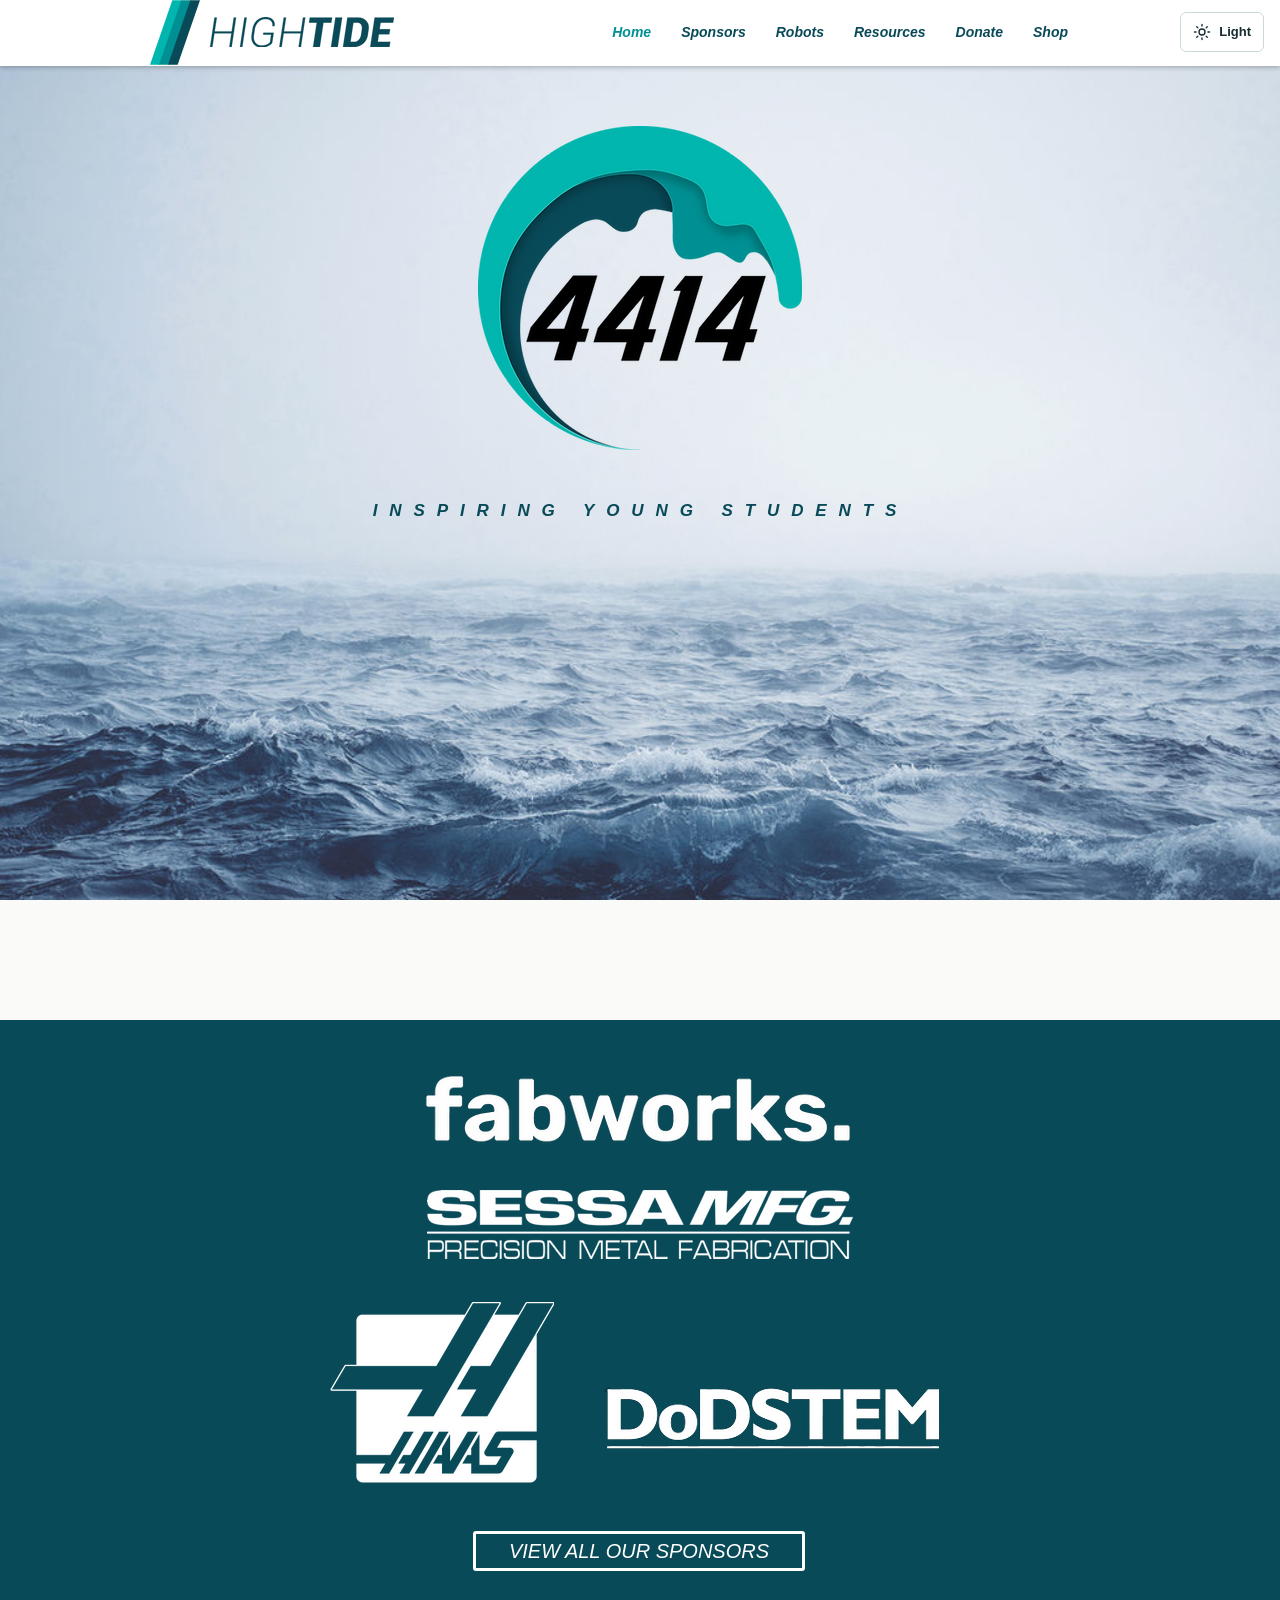
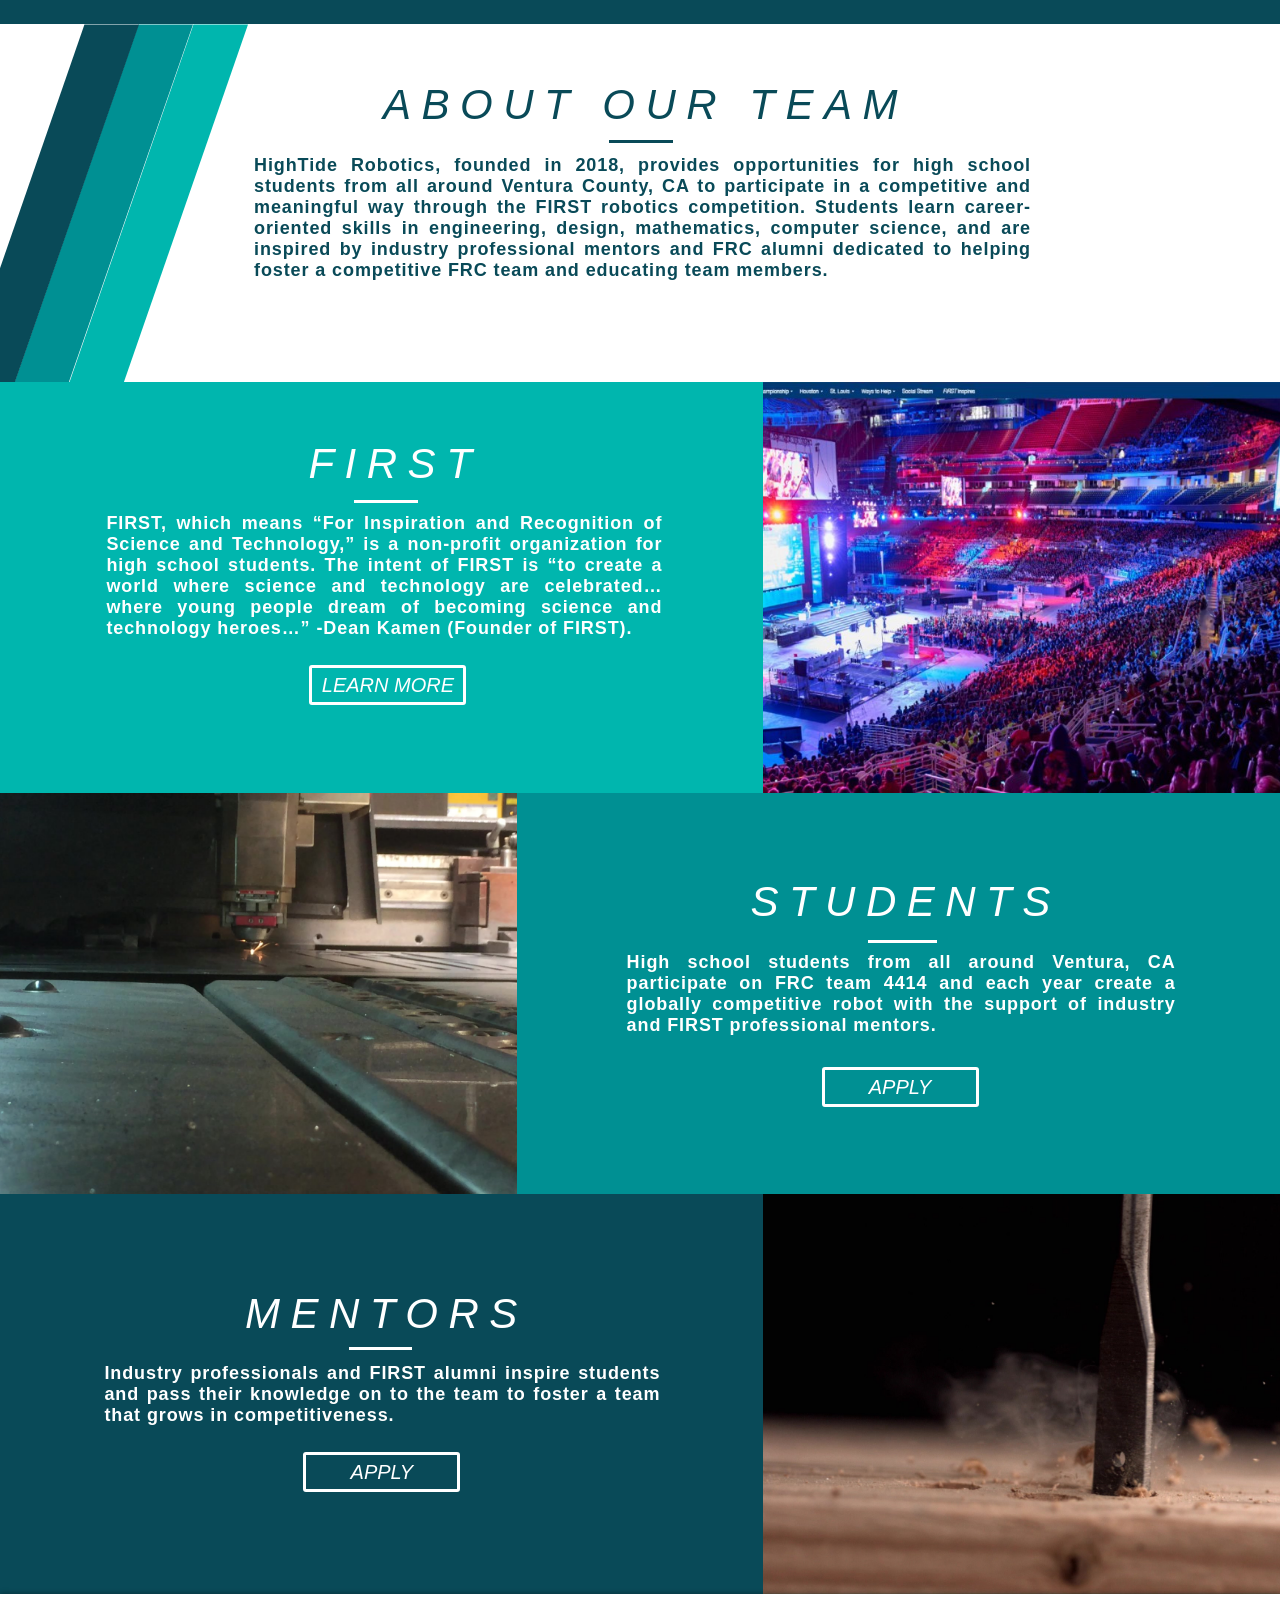
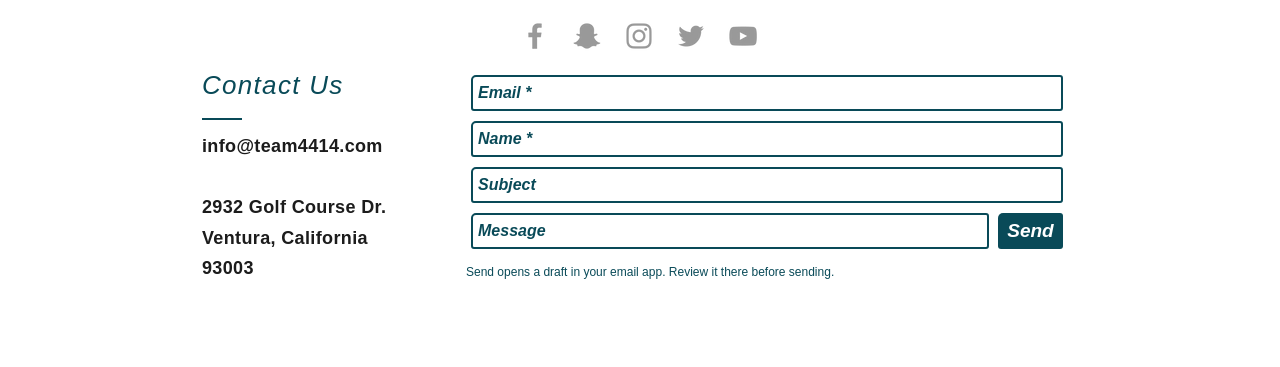
<file: official-revamp/index.html>
<!DOCTYPE html>
<html lang="en">
<head>
  
  <meta charset='utf-8'>
  <meta name="viewport" content="width=device-width, initial-scale=1" id="wixDesktopViewport" />
  <meta http-equiv="X-UA-Compatible" content="IE=edge">
  <meta name="generator" content="Wix.com Website Builder"/>

  <link rel="icon" sizes="192x192" href="assets/6a2517e0208572bcdb45.png" type="image/png"/>
  <link rel="shortcut icon" href="assets/ac8cab47b328938e9372.png" type="image/png"/>
  <link rel="apple-touch-icon" href="assets/9e45f8d595b29e745906.png" type="image/png"/>

  <!-- Safari Pinned Tab Icon -->
  <!-- <link rel="mask-icon" href="assets/ac8cab47b328938e9372.png"> -->

  <!-- Segmenter Polyfill -->
  

  <!-- Legacy Polyfills -->
  
  

  <!-- Performance API Polyfills -->
  

  
    <!-- Essential Viewer Model -->
    
    
  

  <!-- Globals Definitions -->
  

  

  
  <!-- BEGIN handleAccessTokens bundle -->

  

<!-- END handleAccessTokens bundle -->

<!-- BEGIN overrideGlobals bundle -->



<!-- END overrideGlobals bundle -->

  

  
  

  <!-- Initial CSS -->
  <style data-url="assets/94d943d7850af9f69bb8.css">@keyframes slide-horizontal-new{0%{transform:translate(100%)}}@keyframes slide-horizontal-old{80%{opacity:1}to{opacity:0;transform:translate(-100%)}}@keyframes slide-vertical-new{0%{transform:translateY(-100%)}}@keyframes slide-vertical-old{80%{opacity:1}to{opacity:0;transform:translateY(100%)}}@keyframes out-in-new{0%{opacity:0}}@keyframes out-in-old{to{opacity:0}}:root:active-view-transition{view-transition-name:none}:root:active-view-transition::view-transition-group(*){animation:none}:root:active-view-transition::view-transition-old(*){animation:none}:root:active-view-transition::view-transition-new(*){animation:none}:root::view-transition{pointer-events:none}:root:active-view-transition #SITE_HEADER{view-transition-name:header-group}:root:active-view-transition #WIX_ADS{view-transition-name:wix-ads-group}:root:active-view-transition #SITE_FOOTER{view-transition-name:footer-group}:root:active-view-transition #BACKGROUND_GROUP_TRANSITION_GROUP>div{view-transition-name:background-group}:root:active-view-transition::view-transition-group(page-group){pointer-events:all;cursor:wait;animation:revert;animation-duration:.6s}:root:active-view-transition::view-transition-old(page-group){pointer-events:all;cursor:wait;animation:revert;animation-duration:.6s}:root:active-view-transition::view-transition-new(page-group){pointer-events:all;cursor:wait;animation:revert;animation-duration:.6s}:root:active-view-transition-type(SlideHorizontal)::view-transition-old(page-group){mix-blend-mode:normal;animation:.6s cubic-bezier(.83,0,.17,1) forwards slide-horizontal-old}:root:active-view-transition-type(SlideHorizontal)::view-transition-new(page-group){mix-blend-mode:normal;animation:.6s cubic-bezier(.83,0,.17,1) backwards slide-horizontal-new}:root:active-view-transition-type(SlideVertical)::view-transition-old(page-group){mix-blend-mode:normal;animation:.6s cubic-bezier(.83,0,.17,1) forwards slide-vertical-old}:root:active-view-transition-type(SlideVertical)::view-transition-new(page-group){mix-blend-mode:normal;animation:.6s cubic-bezier(.83,0,.17,1) backwards slide-vertical-new}:root:active-view-transition-type(OutIn)::view-transition-old(page-group){animation:.35s cubic-bezier(.22,1,.36,1) forwards out-in-old}:root:active-view-transition-type(OutIn)::view-transition-new(page-group){animation:.35s cubic-bezier(.64,0,.78,0) .35s backwards out-in-new}@media (prefers-reduced-motion:reduce){::view-transition-group(*){animation:none!important}::view-transition-old(*){animation:none!important}::view-transition-new(*){animation:none!important}}html,body{vertical-align:baseline;background:0 0;border:0;outline:0;margin:0;padding:0}body{--scrollbar-width:0px;-webkit-text-size-adjust:100%;-moz-text-size-adjust:100%;-ms-text-size-adjust:100%;text-size-adjust:100%;font-family:Arial,Helvetica,sans-serif;font-size:10px}html,body{height:100%}body{overflow-x:auto;overflow-y:scroll}body:not(.responsive) #site-root{width:100%;min-width:var(--site-width)}body:not([data-js-loaded]) [data-hide-prejs]{visibility:hidden}interact-element{display:contents}#SITE_CONTAINER{position:relative}:root{--one-unit:1vw;--section-max-width:9999px;--spx-stopper-max:9999px;--spx-stopper-min:0px;--browser-zoom:1}@supports ((-webkit-appearance:none)) and (stroke-color:transparent){:root{--safari-sticky-fix:opacity;--experimental-safari-sticky-fix:translateZ(0)}}@supports (container-type:inline-size){:root{--one-unit:1cqw}}[id^=oldHoverBox-]{mix-blend-mode:plus-lighter;transition:opacity .5s,visibility .5s}[data-mesh-id$=inlineContent-gridContainer]:has(>[id^=oldHoverBox-]){isolation:isolate}
/*# sourceMappingURL=assets/94d943d7850af9f69bb8.css.map*/</style>
<style data-url="assets/3c4a7a65e92de4098db1.css">div,span,applet,object,iframe,h1,h2,h3,h4,h5,h6,p,blockquote,pre,a,abbr,acronym,address,big,cite,code,del,dfn,em,font,img,ins,kbd,q,s,samp,small,strike,strong,sub,sup,tt,var,b,u,i,center,dl,dt,dd,ol,ul,li,fieldset,form,label,legend,table,caption,tbody,tfoot,thead,tr,th,td,nav,button,section,header,footer,title{vertical-align:baseline;background:0 0;border:0;outline:0;margin:0;padding:0}textarea,input,select{box-sizing:border-box;font-family:Helvetica,Arial,sans-serif}ol,ul{list-style:none}blockquote,q{quotes:none}ins{text-decoration:none}del{text-decoration:line-through}table{border-collapse:collapse;border-spacing:0}a{cursor:pointer;text-decoration:none}.testStyles{overflow-y:hidden}.reset-button{color:inherit;font:inherit;-webkit-appearance:none;-webkit-user-select:none;-moz-user-select:none;-ms-user-select:none;background:0 0;border:0;outline:0;padding:0;line-height:normal;overflow:visible}:focus{outline:none}body.device-mobile-optimized:not(.disable-site-overflow){overflow-x:hidden;overflow-y:scroll}body.device-mobile-optimized:not(.responsive) #SITE_CONTAINER{width:320px;margin-left:auto;margin-right:auto;position:relative;overflow-x:visible}body.device-mobile-optimized:not(.responsive):not(.blockSiteScrolling) #SITE_CONTAINER{margin-top:0}body.device-mobile-optimized>*{max-width:100%!important}body.device-mobile-optimized #site-root{overflow:hidden}@supports (overflow:clip){body.device-mobile-optimized #site-root{overflow:clip}}body.device-mobile-non-optimized #SITE_CONTAINER #site-root{overflow:clip}body.device-mobile-non-optimized.fullScreenMode{background-color:#5f6360}body.device-mobile-non-optimized.fullScreenMode #site-root,body.device-mobile-non-optimized.fullScreenMode #SITE_BACKGROUND,body.device-mobile-non-optimized.fullScreenMode #MOBILE_ACTIONS_MENU,body.fullScreenMode #WIX_ADS{visibility:hidden}body.fullScreenMode{overflow:hidden!important}body.fullScreenMode.device-mobile-optimized #TINY_MENU{opacity:0;pointer-events:none}body.fullScreenMode-scrollable.device-mobile-optimized{overflow-x:hidden!important;overflow-y:auto!important}body.fullScreenMode-scrollable.device-mobile-optimized #site-root,body.fullScreenMode-scrollable.device-mobile-optimized #masterPage{overflow:hidden!important}body.fullScreenMode-scrollable.device-mobile-optimized #masterPage,body.fullScreenMode-scrollable.device-mobile-optimized #SITE_BACKGROUND{height:auto!important}body.fullScreenMode-scrollable.device-mobile-optimized #masterPage.mesh-layout{height:0!important}body.blockSiteScrolling,body.siteScrollingBlocked{width:100%;position:fixed}body.siteScrollingBlockedIOSFix{overflow:hidden!important}body.blockSiteScrolling #SITE_CONTAINER{margin-top:calc(var(--blocked-site-scroll-margin-top)*-1)}#site-root{top:var(--wix-ads-height);min-height:100%;margin:0 auto;position:relative}#site-root img:not([src]){visibility:hidden}#site-root svg img:not([src]){visibility:visible}.auto-generated-link{color:inherit}#SCROLL_TO_TOP,#SCROLL_TO_BOTTOM{height:0}.has-click-trigger{cursor:pointer}.fullScreenOverlay{z-index:1005;justify-content:center;display:flex;position:fixed;top:-60px;bottom:0;left:0;right:0;overflow-y:hidden}.fullScreenOverlay>.fullScreenOverlayContent{margin:0 auto;position:absolute;top:60px;bottom:0;left:0;right:0;overflow:hidden;transform:translateZ(0)}[data-mesh-id$=inlineContent],[data-mesh-id$=centeredContent],[data-mesh-id$=form]{pointer-events:none;position:relative}[data-mesh-id$=-gridWrapper],[data-mesh-id$=-rotated-wrapper]{pointer-events:none}[data-mesh-id$=-gridContainer]>*,[data-mesh-id$=-rotated-wrapper]>*,[data-mesh-id$=inlineContent]>:not([data-mesh-id$=-gridContainer]){pointer-events:auto}.device-mobile-optimized #masterPage.mesh-layout #SOSP_CONTAINER_CUSTOM_ID{-ms-grid-row:2;grid-area:2/1/3/2;position:relative}#masterPage.mesh-layout{display:-ms-grid;-ms-grid-rows:max-content max-content min-content max-content;-ms-grid-columns:100%;grid-template-rows:max-content max-content min-content max-content;grid-template-columns:100%;justify-content:stretch;align-items:start;display:grid}#masterPage.mesh-layout #SITE_HEADER_WRAPPER,#masterPage.mesh-layout #SITE_HEADER-placeholder,#masterPage.mesh-layout #SOSP_CONTAINER_CUSTOM_ID[data-state~=mobileView],#masterPage.mesh-layout #PAGES_CONTAINER,#masterPage.mesh-layout #soapBeforePagesContainer,#masterPage.mesh-layout #soapAfterPagesContainer,#masterPage.mesh-layout #SITE_FOOTER_WRAPPER,#masterPage.mesh-layout #SITE_FOOTER-placeholder{-ms-grid-column:1;-ms-grid-row-align:start;-ms-grid-column-align:start}#masterPage.mesh-layout #SITE_HEADER_WRAPPER,#masterPage.mesh-layout #SITE_HEADER-placeholder{-ms-grid-row:1;grid-area:1/1/2/2}#masterPage.mesh-layout #PAGES_CONTAINER,#masterPage.mesh-layout #soapBeforePagesContainer,#masterPage.mesh-layout #soapAfterPagesContainer{-ms-grid-row:3;grid-area:3/1/4/2}#masterPage.mesh-layout #soapBeforePagesContainer,#masterPage.mesh-layout #soapAfterPagesContainer{width:100%}#masterPage.mesh-layout #PAGES_CONTAINER{align-self:stretch}#masterPage.mesh-layout main#PAGES_CONTAINER{display:block}#masterPage.mesh-layout #SITE_FOOTER_WRAPPER,#masterPage.mesh-layout #SITE_FOOTER-placeholder{-ms-grid-row:4;grid-area:4/1/5/2}#masterPage.mesh-layout [data-mesh-id=PAGES_CONTAINERcenteredContent],#masterPage.mesh-layout [data-mesh-id=PAGES_CONTAINERinlineContent],#masterPage.mesh-layout #SITE_PAGES{height:100%}#masterPage.mesh-layout.desktop>*{width:100%}#masterPage.mesh-layout #SITE_PAGES,#masterPage.mesh-layout #SITE_HEADER_WRAPPER,#masterPage.mesh-layout #SITE_FOOTER_WRAPPER,#masterPage.mesh-layout #PAGES_CONTAINER,#masterPage.mesh-layout #masterPageinlineContent,#masterPage.mesh-layout #SITE_FOOTER,#masterPage.mesh-layout #SITE_HEADER{position:relative}#masterPage.mesh-layout #SITE_HEADER{grid-area:1/1/2/2}#masterPage.mesh-layout #SITE_FOOTER{grid-area:4/1/5/2}#masterPage.mesh-layout.overflow-x-clip #SITE_HEADER,#masterPage.mesh-layout.overflow-x-clip #SITE_FOOTER{overflow-x:clip}[data-z-counter]{z-index:0}[data-z-counter="0"]{z-index:auto}.wixSiteProperties{-webkit-font-smoothing:antialiased;-moz-osx-font-smoothing:grayscale}:root{--wst-button-color-fill-primary:rgb(var(--color_48));--wst-button-color-border-primary:rgb(var(--color_49));--wst-button-color-text-primary:rgb(var(--color_50));--wst-button-color-fill-primary-hover:rgb(var(--color_51));--wst-button-color-border-primary-hover:rgb(var(--color_52));--wst-button-color-text-primary-hover:rgb(var(--color_53));--wst-button-color-fill-primary-disabled:rgb(var(--color_54));--wst-button-color-border-primary-disabled:rgb(var(--color_55));--wst-button-color-text-primary-disabled:rgb(var(--color_56));--wst-button-color-fill-secondary:rgb(var(--color_57));--wst-button-color-border-secondary:rgb(var(--color_58));--wst-button-color-text-secondary:rgb(var(--color_59));--wst-button-color-fill-secondary-hover:rgb(var(--color_60));--wst-button-color-border-secondary-hover:rgb(var(--color_61));--wst-button-color-text-secondary-hover:rgb(var(--color_62));--wst-button-color-fill-secondary-disabled:rgb(var(--color_63));--wst-button-color-border-secondary-disabled:rgb(var(--color_64));--wst-button-color-text-secondary-disabled:rgb(var(--color_65));--wst-color-fill-base-1:rgb(var(--color_36));--wst-color-fill-base-2:rgb(var(--color_37));--wst-color-fill-base-shade-1:rgb(var(--color_38));--wst-color-fill-base-shade-2:rgb(var(--color_39));--wst-color-fill-base-shade-3:rgb(var(--color_40));--wst-color-fill-accent-1:rgb(var(--color_41));--wst-color-fill-accent-2:rgb(var(--color_42));--wst-color-fill-accent-3:rgb(var(--color_43));--wst-color-fill-accent-4:rgb(var(--color_44));--wst-color-fill-background-primary:rgb(var(--color_11));--wst-color-fill-background-secondary:rgb(var(--color_12));--wst-color-text-primary:rgb(var(--color_15));--wst-color-text-secondary:rgb(var(--color_14));--wst-color-action:rgb(var(--color_18));--wst-color-disabled:rgb(var(--color_39));--wst-color-title:rgb(var(--color_45));--wst-color-subtitle:rgb(var(--color_46));--wst-color-line:rgb(var(--color_47));--wst-font-style-h2:var(--font_2);--wst-font-style-h3:var(--font_3);--wst-font-style-h4:var(--font_4);--wst-font-style-h5:var(--font_5);--wst-font-style-h6:var(--font_6);--wst-font-style-body-large:var(--font_7);--wst-font-style-body-medium:var(--font_8);--wst-font-style-body-small:var(--font_9);--wst-font-style-body-x-small:var(--font_10);--wst-color-custom-1:rgb(var(--color_13));--wst-color-custom-2:rgb(var(--color_16));--wst-color-custom-3:rgb(var(--color_17));--wst-color-custom-4:rgb(var(--color_19));--wst-color-custom-5:rgb(var(--color_20));--wst-color-custom-6:rgb(var(--color_21));--wst-color-custom-7:rgb(var(--color_22));--wst-color-custom-8:rgb(var(--color_23));--wst-color-custom-9:rgb(var(--color_24));--wst-color-custom-10:rgb(var(--color_25));--wst-color-custom-11:rgb(var(--color_26));--wst-color-custom-12:rgb(var(--color_27));--wst-color-custom-13:rgb(var(--color_28));--wst-color-custom-14:rgb(var(--color_29));--wst-color-custom-15:rgb(var(--color_30));--wst-color-custom-16:rgb(var(--color_31));--wst-color-custom-17:rgb(var(--color_32));--wst-color-custom-18:rgb(var(--color_33));--wst-color-custom-19:rgb(var(--color_34));--wst-color-custom-20:rgb(var(--color_35))}.wix-presets-wrapper{display:contents}.builder-root{box-sizing:border-box}
/*# sourceMappingURL=assets/3c4a7a65e92de4098db1.css.map*/</style>

  <meta name="format-detection" content="telephone=no">
  <meta name="skype_toolbar" content="skype_toolbar_parser_compatible">
  
  

  

  
      <!--pageHtmlEmbeds.head start-->
      
    
      
      <!--pageHtmlEmbeds.head end-->
  

  <!-- head performance data start -->
  
  <!-- head performance data end -->
  

    

  
  <style id="a11y-contrast">
    @media (forced-colors: active) {
      #SITE_CONTAINER.focus-ring-active
        :not(.has-custom-focus):not(.ignore-focus):not([tabindex='-1']):focus,
      #SITE_CONTAINER.focus-ring-active
        :not(.has-custom-focus):not(.ignore-focus):not([tabindex='-1']):focus
        ~ .wixSdkShowFocusOnSibling {
        outline: 2px solid CanvasText;
        outline-offset: 2px;
      }
    }
  </style>
  

  

<meta http-equiv="X-Wix-Meta-Site-Id" content="e377ddc9-7786-4583-9817-814f93f00d83">
<meta http-equiv="X-Wix-Application-Instance-Id" content="0102c278-e7bc-4dad-8c12-705cf409c7c3">

    <meta http-equiv="X-Wix-Published-Version" content="2"/>



    <meta http-equiv="etag" content="bug"/>

<!-- render-head end -->

<style data-href="assets/792822627a975d624b44.css">.EtmdIW{cursor:pointer}.XWeqiF{opacity:0}.bWoigz{opacity:1;transition:opacity var(--transition-duration) cubic-bezier(.37, 0, .63, 1)}.HTrn1j{opacity:1}.sAGPNe{opacity:0;transition:opacity var(--transition-duration) cubic-bezier(.37, 0, .63, 1)}.cCFKrw{opacity:0}.yifJnQ{opacity:1;transition:opacity var(--transition-duration) cubic-bezier(.64, 0, .78, 0)}._mj5qU{opacity:1}.gG6uhp{opacity:0;transition:opacity var(--transition-duration) cubic-bezier(.22, 1, .36, 1)}.k0CnHT{transform:translate(100%)}.URQNsX{transition:transform var(--transition-duration) cubic-bezier(.87, 0, .13, 1);transform:translate(0)}.CCwVTE{transform:translate(0)}.TX_1qK{transition:transform var(--transition-duration) cubic-bezier(.87, 0, .13, 1);transform:translate(-100%)}.JMRv7x{transform:translate(-100%)}.AOzCGi{transition:transform var(--transition-duration) cubic-bezier(.87, 0, .13, 1);transform:translate(0)}.WzSMGx{transform:translate(0)}.I76Pz6{transition:transform var(--transition-duration) cubic-bezier(.87, 0, .13, 1);transform:translate(100%)}.bX95uQ{transform:translateY(100%)}.Ogwj62{transition:transform var(--transition-duration) cubic-bezier(.87, 0, .13, 1);transform:translateY(0)}.GdyWfW{transform:translateY(0)}.YxqFze{transition:transform var(--transition-duration) cubic-bezier(.87, 0, .13, 1);transform:translateY(-100%)}.NrDww4{transform:translateY(-100%)}.ciVV17{transition:transform var(--transition-duration) cubic-bezier(.87, 0, .13, 1);transform:translateY(0)}.BMKrqh{transform:translateY(0)}.jNxMkI{transition:transform var(--transition-duration) cubic-bezier(.87, 0, .13, 1);transform:translateY(100%)}body:not(.responsive) .Y3K28_{overflow-x:clip}:root:active-view-transition .Y3K28_{view-transition-name:page-group}.uvik8H{grid-template-rows:1fr;grid-template-columns:1fr;height:100%;display:grid}.uvik8H>div{grid-area:1/1/2/2;place-self:stretch stretch!important}.StylableButton2545352419__root{-archetype:box;cursor:pointer;box-sizing:border-box;touch-action:manipulation;border:0;width:100%;min-width:10px;height:100%;min-height:10px;padding:0;display:block}.StylableButton2545352419__root[disabled]{pointer-events:none}.StylableButton2545352419__root:not(:hover):not([disabled]).StylableButton2545352419--hasBackgroundColor{background-color:var(--corvid-background-color)!important}.StylableButton2545352419__root:hover:not([disabled]).StylableButton2545352419--hasHoverBackgroundColor{background-color:var(--corvid-hover-background-color)!important}.StylableButton2545352419__root:not(:hover)[disabled].StylableButton2545352419--hasDisabledBackgroundColor{background-color:var(--corvid-disabled-background-color)!important}.StylableButton2545352419__root:not(:hover):not([disabled]).StylableButton2545352419--hasBorderColor{border-color:var(--corvid-border-color)!important}.StylableButton2545352419__root:hover:not([disabled]).StylableButton2545352419--hasHoverBorderColor{border-color:var(--corvid-hover-border-color)!important}.StylableButton2545352419__root:not(:hover)[disabled].StylableButton2545352419--hasDisabledBorderColor{border-color:var(--corvid-disabled-border-color)!important}.StylableButton2545352419__root.StylableButton2545352419--hasBorderRadius{border-radius:var(--corvid-border-radius)!important}.StylableButton2545352419__root.StylableButton2545352419--hasBorderWidth{border-width:var(--corvid-border-width)!important}.StylableButton2545352419__root:not(:hover):not([disabled]).StylableButton2545352419--hasColor,.StylableButton2545352419__root:not(:hover):not([disabled]).StylableButton2545352419--hasColor .StylableButton2545352419__label{color:var(--corvid-color)!important}.StylableButton2545352419__root:hover:not([disabled]).StylableButton2545352419--hasHoverColor,.StylableButton2545352419__root:hover:not([disabled]).StylableButton2545352419--hasHoverColor .StylableButton2545352419__label{color:var(--corvid-hover-color)!important}.StylableButton2545352419__root:not(:hover)[disabled].StylableButton2545352419--hasDisabledColor,.StylableButton2545352419__root:not(:hover)[disabled].StylableButton2545352419--hasDisabledColor .StylableButton2545352419__label{color:var(--corvid-disabled-color)!important}.StylableButton2545352419__link{-archetype:box;box-sizing:border-box;color:#000;text-decoration:none}.StylableButton2545352419__container{flex-direction:row;flex-grow:1;flex-basis:auto;justify-content:center;align-items:center;width:100%;height:100%;transition:all .2s,visibility;display:flex;overflow:hidden}.StylableButton2545352419__label{-archetype:text;-controller-part-type:LayoutChildDisplayDropdown, LayoutFlexChildSpacing(first);text-overflow:ellipsis;text-align:center;white-space:nowrap;min-width:1.8em;max-width:100%;transition:inherit;overflow:hidden}.StylableButton2545352419__root.StylableButton2545352419--isMaxContent .StylableButton2545352419__label{text-overflow:unset}.StylableButton2545352419__root.StylableButton2545352419--isWrapText .StylableButton2545352419__label{overflow-wrap:break-word;white-space:break-spaces;word-break:break-word;min-width:10px}.StylableButton2545352419__icon{-archetype:icon;-controller-part-type:LayoutChildDisplayDropdown, LayoutFlexChildSpacing(last);flex-shrink:0;min-width:1px;height:50px;transition:inherit}.StylableButton2545352419__icon.StylableButton2545352419--override{display:block!important}.StylableButton2545352419__icon>span,.StylableButton2545352419__icon svg{width:inherit;height:inherit;display:flex}.StylableButton2545352419__root:not(:hover):not([disalbed]).StylableButton2545352419--hasIconColor .StylableButton2545352419__icon svg{fill:var(--corvid-icon-color)!important;stroke:var(--corvid-icon-color)!important}.StylableButton2545352419__root:hover:not([disabled]).StylableButton2545352419--hasHoverIconColor .StylableButton2545352419__icon svg{fill:var(--corvid-hover-icon-color)!important;stroke:var(--corvid-hover-icon-color)!important}.StylableButton2545352419__root:not(:hover)[disabled].StylableButton2545352419--hasDisabledIconColor .StylableButton2545352419__icon svg{fill:var(--corvid-disabled-icon-color)!important;stroke:var(--corvid-disabled-icon-color)!important}@media (forced-colors:active){.StylableButton2545352419__root.StylableButton2545352419__forcedColorsBackground{color:buttontext!important;background:buttonface!important}.StylableButton2545352419__root.StylableButton2545352419__forcedColorsBackground[disabled]{color:graytext!important}.StylableButton2545352419__root.StylableButton2545352419__forcedColorsBackground .StylableButton2545352419__label{color:inherit!important}.StylableButton2545352419__root:not([disabled]){outline-offset:0px;outline:2px solid buttontext}.StylableButton2545352419__root:hover:not([disabled]),.StylableButton2545352419__root[aria-pressed=true],.StylableButton2545352419__root[aria-selected=true],.StylableButton2545352419__root[data-preview=selected]{outline-offset:1px;outline:3px solid highlight}.StylableButton2545352419__root:focus,.StylableButton2545352419__root:focus-visible{outline-offset:1px;outline:3px solid highlight!important}.StylableButton2545352419__icon,.StylableButton2545352419__icon svg:not([data-type=ugc]):not([data-type=color]),.StylableButton2545352419__icon svg:not([data-type=ugc]):not([data-type=color]) *{fill:currentColor!important;stroke:currentColor!important}}.IT88M3{position:absolute;inset:0}.LXgYyC{cursor:pointer}.iL7Pq5{-webkit-tap-highlight-color:#0000;opacity:var(--opacity);fill:var(--corvid-fill-color,var(--fill));fill-opacity:var(--fill-opacity);stroke:var(--corvid-stroke-color,var(--stroke));stroke-opacity:var(--stroke-opacity);stroke-width:var(--stroke-width);transform:var(--flip);filter:var(--drop-shadow,none);position:absolute;inset:0}.iL7Pq5 svg{width:var(--svg-calculated-width,100%);height:var(--svg-calculated-height,100%);padding:var(--svg-calculated-padding,0);margin:auto;position:absolute;inset:0}.iL7Pq5 svg:not([data-type=ugc]){overflow:visible}@media (forced-colors:active){.iL7Pq5 svg:not([data-type=ugc]):not([data-type=color]){fill:currentColor}}.gx51wo *{vector-effect:non-scaling-stroke}ul.font_100,ol.font_100{color:#080808;font-variant:normal;letter-spacing:normal;margin:0;font-family:"Arial, Helvetica, sans-serif",serif;font-size:10px;font-style:normal;font-weight:400;line-height:normal;text-decoration:none}ul.font_100 li,ol.font_100 li{margin-bottom:12px}ul.wix-list-text-align,ol.wix-list-text-align{list-style-position:inside}ul.wix-list-text-align p,ul.wix-list-text-align h1,ul.wix-list-text-align h2,ul.wix-list-text-align h3,ul.wix-list-text-align h4,ul.wix-list-text-align h5,ul.wix-list-text-align h6,ol.wix-list-text-align p,ol.wix-list-text-align h1,ol.wix-list-text-align h2,ol.wix-list-text-align h3,ol.wix-list-text-align h4,ol.wix-list-text-align h5,ol.wix-list-text-align h6{display:inline}.E28gHm{cursor:pointer}.V9ooqn{clip:rect(0 0 0 0);border:0;width:1px;height:1px;margin:-1px;padding:0;position:absolute;overflow:hidden}@supports ((-webkit-appearance:none)) and (stroke-color:transparent){._v6ohL>*>:first-child{vertical-align:top}}@supports (-webkit-touch-callout:none){._v6ohL>*>:first-child{vertical-align:top}}._v6ohL [data-attr-richtext-marker=true]{display:block}._v6ohL [data-attr-richtext-marker=true] table{border-collapse:collapse;width:100%;margin:15px 0}._v6ohL [data-attr-richtext-marker=true] table td{padding:12px;position:relative}._v6ohL [data-attr-richtext-marker=true] table td:after{content:"";opacity:.2;border-bottom:1px solid;border-left:1px solid;position:absolute;inset:0}._v6ohL [data-attr-richtext-marker=true] table tr td:last-child:after{border-right:1px solid}._v6ohL [data-attr-richtext-marker=true] table tr:first-child td:after{border-top:1px solid}.N5mCVp :is(p,h1,h2,h3,h4,h5,h6,ul,ol,span[data-attr-richtext-marker],blockquote,div) [class$=rich-text__text],.N5mCVp :is(p,h1,h2,h3,h4,h5,h6,ul,ol,span[data-attr-richtext-marker],blockquote,div)[class$=rich-text__text]{color:var(--corvid-color,currentColor)}.N5mCVp :is(p,h1,h2,h3,h4,h5,h6,ul,ol,span[data-attr-richtext-marker],blockquote,div) span[style*=color]{color:var(--corvid-color,currentColor)!important}.V3wkP4{min-height:var(--min-height);min-width:var(--min-width);direction:var(--text-direction)}.V3wkP4 .nzCBBu{word-wrap:break-word;overflow-wrap:break-word;width:100%;height:100%;position:relative}.V3wkP4 .nzCBBu ul{list-style:inside}.V3wkP4 .nzCBBu li{margin-bottom:12px}.UwkEpO p,.UwkEpO h1,.UwkEpO h2,.UwkEpO h3,.UwkEpO h4,.UwkEpO h5,.UwkEpO h6,.UwkEpO blockquote,.UwkEpO div{letter-spacing:normal;line-height:normal}.JykKzs{min-height:var(--min-height);min-width:var(--min-width)}.JykKzs .nzCBBu{word-wrap:break-word;overflow-wrap:break-word;width:100%;height:100%;position:relative}.JykKzs .nzCBBu ol,.JykKzs .nzCBBu ul{letter-spacing:normal;margin-inline-start:.5em;padding-inline-start:1.3em;line-height:normal}.JykKzs .nzCBBu ul{list-style-type:disc}.JykKzs .nzCBBu ol{list-style-type:decimal}.JykKzs .nzCBBu ul ul,.JykKzs .nzCBBu ol ul{line-height:normal;list-style-type:circle}.JykKzs .nzCBBu ol ol ul,.JykKzs .nzCBBu ol ul ul,.JykKzs .nzCBBu ul ol ul,.JykKzs .nzCBBu ul ul ul{line-height:normal;list-style-type:square}.JykKzs .nzCBBu li{font-style:inherit;font-weight:inherit;line-height:inherit;letter-spacing:normal}.JykKzs .nzCBBu p,.JykKzs .nzCBBu h1,.JykKzs .nzCBBu h2,.JykKzs .nzCBBu h3,.JykKzs .nzCBBu h4,.JykKzs .nzCBBu h5,.JykKzs .nzCBBu h6{margin-block:0;letter-spacing:normal;margin:0;line-height:normal}.JykKzs .nzCBBu a{color:inherit}.N8MGzv,.UwkEpO{word-wrap:break-word;overflow-wrap:break-word;text-align:start;pointer-events:none;min-height:var(--min-height);min-width:var(--min-width);direction:var(--text-direction);mix-blend-mode:var(--blendMode,normal);text-transform:var(--textTransform,"none");text-shadow:var(--textOutline,0px 0px transparent),var(--textShadow,0px 0px transparent)}.N8MGzv>*,.UwkEpO>*{pointer-events:auto}.N8MGzv li,.UwkEpO li{font-style:inherit;font-weight:inherit;line-height:inherit;letter-spacing:normal}.N8MGzv ol,.UwkEpO ol,.N8MGzv ul,.UwkEpO ul{letter-spacing:normal;margin-inline:.5em 0;line-height:normal}.N8MGzv:not(.PO9MfV) ol,.UwkEpO:not(.PO9MfV) ol,.N8MGzv:not(.PO9MfV) ul,.UwkEpO:not(.PO9MfV) ul{padding-inline:1.3em 0}.N8MGzv ul,.UwkEpO ul{list-style-type:disc}.N8MGzv ol,.UwkEpO ol{list-style-type:decimal}.N8MGzv ul ul,.UwkEpO ul ul,.N8MGzv ol ul,.UwkEpO ol ul{list-style-type:circle}.N8MGzv ul ul ul,.UwkEpO ul ul ul,.N8MGzv ol ul ul,.UwkEpO ol ul ul,.N8MGzv ul ol ul,.UwkEpO ul ol ul,.N8MGzv ol ol ul,.UwkEpO ol ol ul{list-style-type:square}.N8MGzv p,.UwkEpO p,.N8MGzv h1,.UwkEpO h1,.N8MGzv h2,.UwkEpO h2,.N8MGzv h3,.UwkEpO h3,.N8MGzv h4,.UwkEpO h4,.N8MGzv h5,.UwkEpO h5,.N8MGzv h6,.UwkEpO h6,.N8MGzv blockquote,.UwkEpO blockquote,.N8MGzv div,.UwkEpO div{margin-block:0;margin:0}.N8MGzv a,.UwkEpO a{color:inherit}.PO9MfV li{margin-inline:1.3em 0}@media (forced-colors:active){.AWXfZq.V3wkP4 a:focus,.AWXfZq.V3wkP4 a:focus-visible,.AWXfZq.UwkEpO a:focus,.AWXfZq.UwkEpO a:focus-visible,.AWXfZq.JykKzs a:focus,.AWXfZq.JykKzs a:focus-visible,.AWXfZq.N8MGzv a:focus,.AWXfZq.N8MGzv a:focus-visible{box-shadow:none;outline-offset:1px!important;outline:3px solid highlight!important}}.qe3oTb{pointer-events:none;white-space:nowrap;padding:0;overflow:hidden}.TvbeET{display:none}.CNHfeA{width:100%;position:absolute;inset:0}.ZfNvr6{transition:all .2s ease-in;transform:translateY(-100%)}.ICcIQy{transition:all .2s}.xL7MJu{opacity:0;transition:all .2s ease-in}.xL7MJu.Dbjboh{pointer-events:none}.xg8z1A{opacity:1;transition:all .2s}.G6vvJF{width:100%;height:auto;position:relative}.ZgDNL8{width:100%;position:relative}body:not(.device-mobile-optimized) ._c_gnD,:host(:not(.device-mobile-optimized)) ._c_gnD{margin-left:calc((100% - var(--site-width))/2);width:var(--site-width)}.HQtdHX[data-focuscycled=active]{outline:1px solid #0000}.HQtdHX[data-focuscycled=active]:not(:focus-within){outline:2px solid #0000;transition:outline 10ms}.HQtdHX ._c_gnD{position:absolute;inset:0}.w4DepW{direction:var(--direction)}.w4DepW .tN_ggS .re13Ik{display:var(--item-display);width:var(--item-size);height:var(--item-size);margin-inline:var(--item-margin-inline);margin-block:var(--item-margin-block)}.w4DepW .tN_ggS .re13Ik:last-child{margin-block:0;margin-inline:0}.w4DepW .tN_ggS .re13Ik .twXk19{display:block}.w4DepW .tN_ggS .re13Ik .twXk19 .ZK9snE{width:var(--item-size);height:var(--item-size)}@media (forced-colors:active){.w4DepW .tN_ggS .re13Ik .twXk19{outline-offset:0;outline:2px solid buttontext}.w4DepW .tN_ggS .re13Ik .twXk19:hover{outline-offset:-2px;outline:3px solid highlight}.w4DepW .tN_ggS .re13Ik .twXk19:focus,.w4DepW .tN_ggS .re13Ik .twXk19:focus-visible{outline-offset:1px;outline:3px solid highlight!important}}.w4DepW .tN_ggS{white-space:nowrap;width:100%;height:100%;position:absolute}body.device-mobile-optimized .w4DepW .tN_ggS,:host(.device-mobile-optimized) .w4DepW .tN_ggS{white-space:normal}.Qh0lWW{width:100%;height:100%;display:block}.Qh0lWW img{max-width:var(--wix-img-max-width,100%)}.Qh0lWW[data-animate-blur] img{filter:blur(9px);transition:filter .8s ease-in}.Qh0lWW[data-animate-blur] img[data-load-done]{filter:none}.sFiSiq{width:100%;height:100%;display:block}.QED8q1{width:100%;height:calc(100% - var(--wix-ads-height));margin-top:var(--wix-ads-height);pointer-events:none;z-index:var(--pinned-layer-in-container,var(--above-all-in-container));grid-template-rows:1fr;grid-template-columns:1fr;display:grid;position:fixed;top:0;left:0}.MswS0Y{pointer-events:none;z-index:var(--pinned-layer-in-container,var(--above-all-in-container))}</style>
<style data-href="assets/05a09f59318e3897a63d.css">.BqYkvS{pointer-events:none;z-index:9999;color:#116dff;opacity:0;cursor:pointer;background:#fff;border-radius:24px;width:0;height:0;margin-left:-94px;padding:0 24px;font-family:Helvetica,Arial,メイリオ,meiryo,ヒラギノ角ゴ pro w3,hiragino kaku gothic pro,sans-serif;font-size:14px;position:absolute;top:60px;left:50%}.BqYkvS:focus{opacity:1;pointer-events:auto;border:2px solid;width:auto;height:40px}</style>
<style data-href="assets/52e4f67a94373860b3dc.css">.ZhVEJq{touch-action:manipulation}.twJknM{text-align:initial;box-sizing:border-box;align-items:center;justify-content:var(--label-align);width:max-content;min-width:100%;display:flex}@media (forced-colors:active){.twJknM{outline-offset:0px;outline:2px solid buttontext}.twJknM:hover{outline-offset:1px;outline:3px solid highlight}.twJknM:focus,.twJknM:focus-visible{outline-offset:1px;outline:3px solid highlight!important}[aria-disabled=true] .twJknM{outline:none}}.twJknM:before{content:"";max-width:var(--margin-start,0px);flex-grow:1;align-self:stretch}.twJknM:after{content:"";max-width:var(--margin-end,0px);flex-grow:1;align-self:stretch}.mu5PoX{height:100%}.mu5PoX .twJknM{border-radius:var(--corvid-border-radius,var(--rd,0));transition:var(--trans1,border-color .4s ease 0s, background-color .4s ease 0s);box-shadow:var(--shd,0 1px 4px #0009);position:absolute;inset:0}.mu5PoX .twJknM:link,.mu5PoX .twJknM:visited{border-color:#0000}.mu5PoX .OR4Nv8{font:var(--fnt,var(--font_5));transition:var(--trans2,color .4s ease 0s);color:var(--corvid-color,rgb(var(--txt,var(--color_15,color_15))));white-space:nowrap;margin:0;position:relative}.mu5PoX[aria-disabled=false] .twJknM{background-color:var(--corvid-background-color,rgba(var(--bg,var(--color_17,color_17)),var(--alpha-bg,1)));border:solid var(--corvid-border-color,rgba(var(--brd,var(--color_15,color_15)),var(--alpha-brd,1))) var(--corvid-border-width,var(--brw,0));cursor:pointer!important}body.device-mobile-optimized .mu5PoX[aria-disabled=false]:active .twJknM,:host(.device-mobile-optimized) .mu5PoX[aria-disabled=false]:active .twJknM{background-color:var(--corvid-hover-background-color,rgba(var(--bgh,var(--color_18,color_18)),var(--alpha-bgh,1)));border-color:var(--corvid-hover-border-color,rgba(var(--brdh,var(--color_15,color_15)),var(--alpha-brdh,1)))}body.device-mobile-optimized .mu5PoX[aria-disabled=false]:active .OR4Nv8,:host(.device-mobile-optimized) .mu5PoX[aria-disabled=false]:active .OR4Nv8{color:var(--corvid-hover-color,rgb(var(--txth,var(--color_15,color_15))))}body:not(.device-mobile-optimized) .mu5PoX[aria-disabled=false]:hover .twJknM,:host(:not(.device-mobile-optimized)) .mu5PoX[aria-disabled=false]:hover .twJknM{background-color:var(--corvid-hover-background-color,rgba(var(--bgh,var(--color_18,color_18)),var(--alpha-bgh,1)));border-color:var(--corvid-hover-border-color,rgba(var(--brdh,var(--color_15,color_15)),var(--alpha-brdh,1)))}body:not(.device-mobile-optimized) .mu5PoX[aria-disabled=false]:hover .OR4Nv8,:host(:not(.device-mobile-optimized)) .mu5PoX[aria-disabled=false]:hover .OR4Nv8{color:var(--corvid-hover-color,rgb(var(--txth,var(--color_15,color_15))))}.mu5PoX[aria-disabled=true] .twJknM{background-color:var(--corvid-disabled-background-color,rgba(var(--bgd,204,204,204),var(--alpha-bgd,1)));border-color:var(--corvid-disabled-border-color,rgba(var(--brdd,204,204,204),var(--alpha-brdd,1)));border-width:var(--corvid-border-width,var(--brw,0));border-style:solid}.mu5PoX[aria-disabled=true] .OR4Nv8{color:var(--corvid-disabled-color,rgb(var(--txtd,255,255,255)))}.AVxir3{text-align:initial;box-sizing:border-box;align-items:center;justify-content:var(--label-align);width:max-content;min-width:100%;display:flex}@media (forced-colors:active){.AVxir3{outline-offset:0px;outline:2px solid buttontext}.AVxir3:hover{outline-offset:1px;outline:3px solid highlight}.AVxir3:focus,.AVxir3:focus-visible{outline-offset:1px;outline:3px solid highlight!important}[aria-disabled=true] .AVxir3{outline:none}}.AVxir3:before{content:"";max-width:var(--margin-start,0px);flex-grow:1;align-self:stretch}.AVxir3:after{content:"";max-width:var(--margin-end,0px);flex-grow:1;align-self:stretch}.myoKiH[aria-disabled=false] .AVxir3{cursor:pointer}body.device-mobile-optimized .myoKiH[aria-disabled=false]:active .p2iqNU,:host(.device-mobile-optimized) .myoKiH[aria-disabled=false]:active .p2iqNU,body:not(.device-mobile-optimized) .myoKiH[aria-disabled=false]:hover .p2iqNU,:host(:not(.device-mobile-optimized)) .myoKiH[aria-disabled=false]:hover .p2iqNU{color:var(--corvid-hover-color,rgb(var(--txth,var(--color_15,color_15))));transition:var(--trans,color .4s ease 0s)}.myoKiH .AVxir3{position:absolute;inset:0}.myoKiH .p2iqNU{font:var(--fnt,var(--font_5));transition:var(--trans,color .4s ease 0s);color:var(--corvid-color,rgb(var(--txt,var(--color_15,color_15))));white-space:nowrap}.myoKiH[aria-disabled=true] .p2iqNU{color:var(--corvid-disabled-color,rgb(var(--txtd,255,255,255)))}.Qh0lWW{width:100%;height:100%;display:block}.Qh0lWW img{max-width:var(--wix-img-max-width,100%)}.Qh0lWW[data-animate-blur] img{filter:blur(9px);transition:filter .8s ease-in}.Qh0lWW[data-animate-blur] img[data-load-done]{filter:none}.CvsNRY{width:100%;height:100%;display:block}.zE5OV3{clip-path:var(--fill-layer-clip)}.zE5OV3,.gmNqmf{width:100%;height:100%;position:absolute;top:0}.W7Lthg img{width:100%;height:100%}.cDjjNV{opacity:0;position:absolute;top:0}.kHSdIU{width:0;height:0;position:absolute;top:0;left:0;overflow:hidden}.qw7KvJ{position:var(--fill-layer-background-media-position);pointer-events:var(--fill-layer-background-media-pointer-events);width:100%;height:100%;top:0;left:0}.JTHMno,._019NH{width:100%;height:100%;top:0}._019NH{position:absolute}.JTHMno{background-color:var(--fill-layer-background-overlay-color);position:var(--fill-layer-background-overlay-position);opacity:var(--fill-layer-background-overlay-blend-opacity-fallback,1);transform:var(--fill-layer-background-overlay-transform)}@supports (mix-blend-mode:overlay){.JTHMno{mix-blend-mode:var(--fill-layer-background-overlay-blend-mode);opacity:var(--fill-layer-background-overlay-blend-opacity,1)}}.ktMZav{width:100%;height:100%;-webkit-mask-image:var(--mask-image,none);mask-image:var(--mask-image,none);-webkit-mask-position:var(--mask-position,0);mask-position:var(--mask-position,0);-webkit-mask-size:var(--mask-size,100%);mask-size:var(--mask-size,100%);-webkit-mask-repeat:var(--mask-repeat,no-repeat);mask-repeat:var(--mask-repeat,no-repeat);pointer-events:var(--fill-layer-background-media-pointer-events);position:absolute;top:0;left:0;overflow:hidden}.ktMZav.msp0lj{clip:rect(0px, auto, auto, 0px)}.ktMZav .etGVsi{width:100%;height:100%;position:absolute;top:0}.ktMZav .VYAdNl{opacity:var(--fill-layer-image-opacity);height:var(--fill-layer-image-height,100%)}.ktMZav .VYAdNl img{width:100%;height:100%}@supports ((-webkit-hyphens:none)){.ktMZav.msp0lj{clip:auto;-webkit-clip-path:inset(0)}}.etSQ9j{height:100%}.V9k0ll{background-color:var(--bg-overlay-color);background-image:var(--bg-gradient);transition:var(--inherit-transition)}.qdIYms,.PmotZg{opacity:var(--fill-layer-video-opacity)}.uKLH8m{width:100%;height:var(--media-padding-height);top:var(--media-padding-top);bottom:var(--media-padding-bottom);position:absolute}.i5THm9{transform:scale(var(--scale,1));transition:var(--transform-duration,transform 0s)}.PmotZg{width:100%;height:100%;position:relative}.fT5SOY{opacity:var(--fill-layer-video-opacity,var(--fill-layer-image-opacity,1))}.fT5SOY .VYAdNl,.fT5SOY .PmotZg,.fT5SOY .qdIYms{opacity:1}.t7s6hq{--divider-pin-height__:min(1, calc(var(--divider-layers-pin-factor__) + 1));--divider-pin-layer-height__:var(--divider-layers-pin-factor__);--divider-pin-border__:min(1, calc(var(--divider-layers-pin-factor__) / -1 + 1));width:100%;height:calc(var(--divider-height__) + var(--divider-pin-height__)*var(--divider-layers-size__)*var(--divider-layers-y__));position:absolute;left:0}.t7s6hq .uf5cBM{--divider-layer-i__:var(--divider-layer-i,0);width:100%;height:calc(var(--divider-height__) + var(--divider-pin-layer-height__)*var(--divider-layer-i__)*var(--divider-layers-y__));opacity:calc(1 - var(--divider-layer-i__)/(var(--divider-layer-i__) + 1));background-repeat:repeat-x;background-position:left calc(50% + var(--divider-offset-x__) + var(--divider-layers-x__)*var(--divider-layer-i__)) bottom;border-bottom-width:calc(var(--divider-pin-border__)*var(--divider-layer-i__)*var(--divider-layers-y__));border-bottom-style:solid;position:absolute;left:0}.JR3YXh{--divider-height__:var(--divider-top-height,auto);--divider-offset-x__:var(--divider-top-offset-x,0px);--divider-layers-size__:var(--divider-top-layers-size,0);--divider-layers-y__:var(--divider-top-layers-y,0px);--divider-layers-x__:var(--divider-top-layers-x,0px);--divider-layers-pin-factor__:var(--divider-top-layers-pin-factor,0);transform:var(--divider-top-flip,scaleY(-1));opacity:var(--divider-top-opacity,1);border-top:var(--divider-top-padding,0) solid var(--divider-top-color,currentColor);top:0}.JR3YXh .uf5cBM{border-color:var(--divider-top-color,currentColor);background-image:var(--divider-top-image,none);background-size:var(--divider-top-size,contain);filter:var(--divider-top-filter,none);bottom:0}.JR3YXh .uf5cBM[data-divider-layer="1"]{display:var(--divider-top-layer-1-display,block)}.JR3YXh .uf5cBM[data-divider-layer="2"]{display:var(--divider-top-layer-2-display,block)}.JR3YXh .uf5cBM[data-divider-layer="3"]{display:var(--divider-top-layer-3-display,block)}.UfnAzj{--divider-height__:var(--divider-bottom-height,auto);--divider-offset-x__:var(--divider-bottom-offset-x,0px);--divider-layers-size__:var(--divider-bottom-layers-size,0);--divider-layers-y__:var(--divider-bottom-layers-y,0px);--divider-layers-x__:var(--divider-bottom-layers-x,0px);--divider-layers-pin-factor__:var(--divider-bottom-layers-pin-factor,0);transform:var(--divider-bottom-flip,none);opacity:var(--divider-bottom-opacity,1);border-bottom:var(--divider-bottom-padding,0) solid var(--divider-bottom-color,currentColor);bottom:0}.UfnAzj .uf5cBM{border-color:var(--divider-bottom-color,currentColor);background-image:var(--divider-bottom-image,none);background-size:var(--divider-bottom-size,contain);filter:var(--divider-bottom-filter,none);bottom:0}.UfnAzj .uf5cBM[data-divider-layer="1"]{display:var(--divider-bottom-layer-1-display,block)}.UfnAzj .uf5cBM[data-divider-layer="2"]{display:var(--divider-bottom-layer-2-display,block)}.UfnAzj .uf5cBM[data-divider-layer="3"]{display:var(--divider-bottom-layer-3-display,block)}body:not(.device-mobile-optimized) .CeUMmm,:host(:not(.device-mobile-optimized)) .CeUMmm{display:flex}body:not(.device-mobile-optimized) .Ak0vpt,:host(:not(.device-mobile-optimized)) .Ak0vpt{width:calc(100% - var(--padding)*2);direction:var(--direction);column-gap:var(--margin);margin:0 auto;display:flex;position:relative}body:not(.device-mobile-optimized) .Ak0vpt>*,:host(:not(.device-mobile-optimized)) .Ak0vpt>*{flex:var(--column-flex) 1 0%;min-width:0;margin-top:var(--padding);margin-bottom:var(--padding);direction:ltr;position:relative;top:0;left:0}body.device-mobile-optimized .Ak0vpt,:host(.device-mobile-optimized) .Ak0vpt{padding-top:var(--padding-y);padding-bottom:var(--padding-y);padding-left:var(--padding-x,0);padding-right:var(--padding-x,0);display:block;position:relative}body.device-mobile-optimized .Ak0vpt>*,:host(.device-mobile-optimized) .Ak0vpt>*{margin-bottom:var(--margin);position:relative}.D_Vynv{-webkit-backface-visibility:hidden;backface-visibility:hidden}.sFiSiq{width:100%;height:100%;display:block}.aDzdcC{clip-path:var(--fill-layer-clip)}.aDzdcC,.rv3vOe{width:100%;height:100%;position:absolute;top:0}.dnHU4q img{width:100%;height:100%}.X9nqm0{opacity:0;position:absolute;top:0}.ZUV7Qj{width:0;height:0;position:absolute;top:0;left:0;overflow:hidden}.UZsu9f{position:var(--fill-layer-background-media-position);pointer-events:var(--fill-layer-background-media-pointer-events);width:100%;height:100%;top:0;left:0}.WnIl2C,.OAmk_6{width:100%;height:100%;top:0}.OAmk_6{position:absolute}.WnIl2C{background-color:var(--fill-layer-background-overlay-color);position:var(--fill-layer-background-overlay-position);opacity:var(--fill-layer-background-overlay-blend-opacity-fallback,1);transform:var(--fill-layer-background-overlay-transform)}@supports (mix-blend-mode:overlay){.WnIl2C{mix-blend-mode:var(--fill-layer-background-overlay-blend-mode);opacity:var(--fill-layer-background-overlay-blend-opacity,1)}}.QG9w8P{width:100%;height:100%;-webkit-mask-image:var(--mask-image,none);mask-image:var(--mask-image,none);-webkit-mask-position:var(--mask-position,0);mask-position:var(--mask-position,0);-webkit-mask-size:var(--mask-size,100%);mask-size:var(--mask-size,100%);-webkit-mask-repeat:var(--mask-repeat,no-repeat);mask-repeat:var(--mask-repeat,no-repeat);pointer-events:var(--fill-layer-background-media-pointer-events);position:absolute;top:0;left:0;overflow:hidden}.QG9w8P.WIIr02{clip:rect(0px, auto, auto, 0px)}.QG9w8P .ayCf9D{width:100%;height:100%;position:absolute;top:0}.QG9w8P .fO4mKs{opacity:var(--fill-layer-image-opacity);height:var(--fill-layer-image-height,100%)}.QG9w8P .fO4mKs img{width:100%;height:100%}@supports ((-webkit-hyphens:none)){.QG9w8P.WIIr02{clip:auto;-webkit-clip-path:inset(0)}}.ROWgFb{height:100%}.LNYVZi{background-color:var(--bg-overlay-color);background-image:var(--bg-gradient);transition:var(--inherit-transition)}.xSZeaB,.g4gDzl{opacity:var(--fill-layer-video-opacity)}.Ulxuud{width:100%;height:var(--media-padding-height);top:var(--media-padding-top);bottom:var(--media-padding-bottom);position:absolute}.NgeJ4N{transform:scale(var(--scale,1));transition:var(--transform-duration,transform 0s)}.g4gDzl{width:100%;height:100%;position:relative}wix-media-canvas{height:100%;display:block}.bzwgbw{opacity:var(--fill-layer-video-opacity,var(--fill-layer-image-opacity,1))}.bzwgbw .fO4mKs,.bzwgbw .g4gDzl,.bzwgbw .xSZeaB{opacity:1}.FDI5TK{position:relative;overflow:visible}.r6Fuoz{-webkit-backface-visibility:hidden;backface-visibility:hidden}.CztRwT{cursor:pointer}.kBvIHj{width:100%;position:absolute;inset:0}.ptcyHf{transition:all .2s ease-in;transform:translateY(-100%)}.d3PC2t{transition:all .2s}.xoyXk0{opacity:0;transition:all .2s ease-in}.xoyXk0.YFsPrR{pointer-events:none}.NF0B4Q{opacity:1;transition:all .2s}.XgJ1FR{width:100%;height:auto;position:relative}.YmWgf4{width:100%;position:relative}body:not(.device-mobile-optimized) .H2MmBb,:host(:not(.device-mobile-optimized)) .H2MmBb{margin-left:calc((100% - var(--site-width))/2);width:var(--site-width)}.CDNoF4[data-focuscycled=active]{outline:1px solid #0000}.CDNoF4[data-focuscycled=active]:not(:focus-within){outline:2px solid #0000;transition:outline 10ms}.CDNoF4 .EaoiSu{box-shadow:var(--shd,0 0 5px #000000b3);background-color:var(--screenwidth-corvid-background-color,rgba(var(--bg,var(--color_11,color_11)),var(--alpha-bg,1)));border-top:var(--brwt,0) solid var(--screenwidth-corvid-border-color,rgba(var(--brd,var(--color_15,color_15)),var(--alpha-brd,1)));border-bottom:var(--brwb,0) solid var(--screenwidth-corvid-border-color,rgba(var(--brd,var(--color_15,color_15)),var(--alpha-brd,1)));position:absolute;inset:0}.CDNoF4 .CmHRsG{top:var(--brwt,0);right:0;bottom:var(--brwb,0);border-radius:var(--rd,0);background-color:rgba(var(--bgctr,var(--color_11,color_11)),var(--alpha-bgctr,1));position:absolute;left:0}.CDNoF4 .H2MmBb{position:absolute;inset:0}body.device-mobile-optimized .CDNoF4 .H2MmBb,:host(.device-mobile-optimized) .CDNoF4 .H2MmBb{left:10px;right:10px}.wH18kY{pointer-events:none}._7xVID{position:var(--bg-position);top:var(--wix-ads-height);min-height:calc(100vh - var(--wix-ads-height));width:100%;height:100%;min-width:var(--site-width)}.apPOZK{box-sizing:border-box;width:100%;height:100%}.gRkIq0{min-height:var(--image-min-height);min-width:var(--image-min-width)}.gRkIq0 img,img.gRkIq0{object-position:var(--object-position);filter:var(--filter-effect-svg-url);-webkit-mask-image:var(--mask-image,none);mask-image:var(--mask-image,none);-webkit-mask-position:var(--mask-position,0);mask-position:var(--mask-position,0);-webkit-mask-size:var(--mask-size,100% 100%);mask-size:var(--mask-size,100% 100%);-webkit-mask-repeat:var(--mask-repeat,no-repeat);mask-repeat:var(--mask-repeat,no-repeat)}.W4V2qg{position:var(--position-fixed,static);left:var(--left,auto);top:var(--top,auto);z-index:var(--z-index,auto)}.W4V2qg .gRkIq0 img{-webkit-user-select:none;user-select:none;position:static;box-shadow:0 0 #000}.W4V2qg .apPOZK{display:block;overflow:hidden}.W4V2qg .gRkIq0{overflow:hidden}.cs40a3{cursor:pointer}.zfHuGu{width:0;height:0;position:absolute;top:0;left:0;overflow:hidden}.Q2EVO0{width:100%;height:100%;position:relative;overflow:hidden}.Q2EVO0.LVl2Ij:hover{cursor:url([data-uri]),auto}.Q2EVO0.aAFp_N:hover{cursor:url([data-uri]),auto}.BBRA6T{opacity:0;pointer-events:none;background-color:rgb(var(--color_11));border-radius:50%;width:40px;height:40px;position:absolute;bottom:12px;right:12px}.BBRA6T path{fill:rgb(var(--color_15))}.BBRA6T:focus{opacity:1;pointer-events:auto;cursor:auto}.T1Tm87{opacity:0;pointer-events:none;cursor:pointer;background-color:rgb(var(--color_11));border-radius:300px;width:40px;height:40px;margin:16px;position:absolute;bottom:0;right:0}.T1Tm87 path{fill:rgb(var(--color_12))}.T1Tm87:focus{opacity:1;pointer-events:auto;cursor:auto}.Zzikec{position:absolute;inset:0}.CCuraK{width:100%;height:auto;position:relative}body:not(.responsive) .LDh6XF{grid-area:1/1/1/1;place-self:start stretch;height:100%;position:relative;left:0}body:not(.device-mobile-optimized) .Zzikec,:host(:not(.device-mobile-optimized)) .Zzikec{margin-left:calc((100% - var(--site-width))/2);width:var(--site-width)}.DAloby .Zzikec{background-color:rgba(var(--bg,var(--color_11,color_11)),var(--alpha-bg,1));overflow:hidden}body.device-mobile-optimized .Zzikec,:host(.device-mobile-optimized) .Zzikec{left:10px;right:10px}.pTvOx2{position:absolute;inset:0}.JJb9Mt{width:100%;height:auto;position:relative}body:not(.responsive) .i0StQr{grid-area:1/1/1/1;place-self:start stretch;height:100%;position:relative;left:0}body:not(.device-mobile-optimized) .pTvOx2,:host(:not(.device-mobile-optimized)) .pTvOx2{margin-left:calc((100% - var(--site-width))/2);width:var(--site-width)}body.device-mobile-optimized .pTvOx2,:host(.device-mobile-optimized) .pTvOx2{left:10px;right:10px}</style>
<style data-href="assets/6707236ba0263572f886.css">.H4AHlN{clip-path:inset(50%);width:24px;height:24px;position:absolute}.H4AHlN:focus,.H4AHlN:active{clip-path:unset;top:50%;right:0;transform:translateY(-50%)}.H4AHlN.Ln3X5V{transform:translateY(-50%)rotate(180deg)}.RHcakQ,.CUYeWp{height:100%;width:initial;box-sizing:border-box;position:relative;overflow:visible}.RHcakQ[data-state~=header] a,[data-state~=header].CUYeWp a,.RHcakQ[data-state~=header] div,[data-state~=header].CUYeWp div{cursor:default!important}.RHcakQ .qMvpu5,.CUYeWp .qMvpu5{width:100%;height:100%;display:inline-block}.CUYeWp{display:var(--display);--display:inline-block;cursor:pointer;font:var(--fnt,var(--font_1))}.CUYeWp .EWeavx{padding:0 var(--pad,5px)}.CUYeWp .wGxoBM{color:rgb(var(--txt,var(--color_15,color_15)));transition:var(--trans,color .4s ease 0s);padding:0 10px;display:inline-block}.CUYeWp[data-state~=drop]{width:100%;display:block}.CUYeWp[data-state~=drop] .wGxoBM{padding:0 .5em}.CUYeWp[data-state~=over] .wGxoBM,.CUYeWp[data-state~=link]:hover .wGxoBM{color:rgb(var(--txth,var(--color_14,color_14)));transition:var(--trans,color .4s ease 0s)}.CUYeWp[data-state~=selected] .wGxoBM{color:rgb(var(--txts,var(--color_14,color_14)));transition:var(--trans,color .4s ease 0s)}.H5oXMS{overflow-x:hidden}.H5oXMS .nzOiVF{flex-direction:column;width:100%;height:100%;display:flex}.H5oXMS .nzOiVF .sPUR9o{flex:1}.H5oXMS .nzOiVF .U7fR3t{width:calc(100% - (var(--menuTotalBordersX,0px)));height:calc(100% - (var(--menuTotalBordersY,0px)));white-space:nowrap;overflow:visible}.H5oXMS .nzOiVF .U7fR3t .CSt_RJ,.H5oXMS .nzOiVF .U7fR3t .NgQZsf{direction:var(--menu-direction);text-align:var(--menu-align,var(--align));display:inline-block}.H5oXMS .nzOiVF .U7fR3t .NV2Ozs{width:100%;display:block}.H5oXMS .dva_z0{z-index:99999;opacity:1;text-align:var(--submenus-align,var(--align));direction:var(--submenus-direction);display:block}.H5oXMS .dva_z0 .fYO6yN{display:inherit;white-space:nowrap;width:auto;visibility:inherit;overflow:visible}.H5oXMS .dva_z0.mmODQd{visibility:visible;transition:visibility 0s .2s}.H5oXMS .dva_z0 .NgQZsf{display:inline-block}.H5oXMS .YStAo7{display:none}.MV6Z4B>nav{position:absolute;inset:0}.MV6Z4B .U7fR3t{position:absolute}.MV6Z4B .dva_z0{visibility:hidden;margin-top:7px;position:absolute}.MV6Z4B .dva_z0[data-dropMode="dropUp"]{margin-top:0;margin-bottom:7px}.MV6Z4B .fYO6yN{background-color:rgba(var(--bgDrop,var(--color_11,color_11)),var(--alpha-bgDrop,1));border-radius:var(--rd,0);box-shadow:var(--shd,0 1px 4px #0009)}.ETqrjz .g0IvTF{background-color:rgba(var(--bg,var(--color_11,color_11)),var(--alpha-bg,1));position:absolute;inset:0;overflow:hidden}.ku1hVK{border-radius:var(--overflow-wrapper-border-radius)}</style>
<style data-href="assets/185d2e997c6e2ef2e5e0.css">.nJiBti{box-sizing:border-box;border-top:var(--lnw,2px) solid rgba(var(--brd,var(--color_15,color_15)),var(--alpha-brd,1));height:0}</style>
<style data-href="assets/baa9f938c2e6ad91fec8.css">@-moz-document url-prefix(){:invalid{box-shadow:none}:-moz-submit-invalid{box-shadow:none}:-moz-ui-invalid{box-shadow:none}}@keyframes irnogM{0%{animation-timing-function:ease-out;transform:rotate(180deg)}45%{transform:rotate(198deg)}55%{transform:rotate(234deg)}to{transform:rotate(540deg)}}@keyframes x9GeVl{to{opacity:1;transform:rotate(115deg)}}.jko4jB.Fl8npT{display:var(--display);--display:flex;justify-content:center;align-items:center}.BWhn7e{transform-origin:100%;width:36px;height:72px;margin-left:-18px;animation:1s linear infinite irnogM;position:absolute;overflow:hidden}.BWhn7e:before,.BWhn7e:after{content:"";border:3px solid #0000;border-color:currentColor #0000 #0000 currentColor;border-radius:50%;animation:.5s linear infinite alternate x9GeVl;position:absolute;inset:0 -100% 0 0;transform:rotate(-45deg)}.BWhn7e:before{color:#7fccf7}.BWhn7e:after{color:#3899ec;opacity:0}</style>
<style data-href="assets/4671ed05055cb4f51ba6.css">.mjBlSA,.AYCJGp{box-shadow:var(--shd,0 0 0 #0000);border-radius:var(--corvid-border-radius,var(--rd,0px));background-color:var(--corvid-background-color,rgba(var(--bg,0, 0, 0),var(--alpha-bg,0)));border:solid var(--corvid-border-color,rgba(var(--brd,227, 227, 227),var(--alpha-brd,1))) var(--corvid-border-width,var(--brw,0))}.mJ3vpx{width:100%;height:100%;left:-var(--corvid-border-width, var(--brw,0));top:-var(--corvid-border-width, var(--brw,0));position:absolute}</style>
<style data-href="assets/3eeb31717838310d29db.css">.Z0mg9X{color:rgb(var(--errorTextColor,#ff4040));direction:var(--errorDirection);align-items:center;gap:4px;justify-content:var(--errorAlign,inherit);flex-direction:row;padding:8px 0 0;display:flex}.Z0mg9X .mZemNb{flex:none;order:0}.Z0mg9X .TTK5ZL{font:var(--errorTextFont,var(--font_8));word-break:break-word;word-break:break-word;flex-grow:0;order:1;line-height:1;display:inline-block}#SITE_CONTAINER.focus-ring-active.keyboard-tabbing-on .nbaJII:focus{outline-offset:1px;outline:2px solid #116dff;box-shadow:0 0 1px 2px #fff}@media (forced-colors:active){.nbaJII:focus{box-shadow:none;outline-offset:1px!important;outline:3px solid highlight!important}}.nbaJII.BOzGbm[type=number]::-webkit-inner-spin-button{-webkit-appearance:none;-moz-appearance:none;margin:0}.nbaJII[disabled]{pointer-events:none}.Q1MQrw{min-height:25px;display:var(--display);--display:flex;direction:var(--direction);text-align:var(--align,start);flex-direction:column;position:relative}.Q1MQrw .nuFEsg{height:var(--inputHeight);position:relative}.Q1MQrw .wqbFCn{font:var(--fntprefix,normal normal normal 16px/1.4em helvetica-w01-roman);color:var(--corvid-color,rgb(var(--txt,var(--color_15,color_15))));justify-content:center;align-items:center;width:50px;min-height:100%;max-height:100%;display:flex;position:absolute;top:0;left:0}.Q1MQrw .nbaJII{box-shadow:var(--shd,0 0 0 #0000);font:var(--fnt,var(--font_8));-webkit-appearance:none;-moz-appearance:none;border-radius:var(--corvid-border-radius,var(--rd,0));background-color:var(--corvid-background-color,rgba(var(--bg,255, 255, 255),var(--alpha-bg,1)));color:var(--corvid-color,rgb(var(--txt,var(--color_15,color_15))));border-color:var(--corvid-border-color,rgba(var(--brd,227, 227, 227),var(--alpha-brd,1)));border-width:var(--corvid-border-width,var(--brw,1px));padding:var(--textPadding);text-overflow:ellipsis;max-width:100%;direction:var(--inputDirection,"inherit");text-align:var(--inputAlign,"inherit");min-height:var(--inputHeight);border-style:solid;width:100%;margin:0;padding-inline-start:var(--textPadding_start);padding-inline-end:var(--textPadding_end);box-sizing:border-box!important}.Q1MQrw .nbaJII[type=number]{-webkit-appearance:textfield;-moz-appearance:textfield;width:100%}.Q1MQrw .nbaJII::placeholder{color:rgb(var(--txt2,var(--color_15,color_15)))}.Q1MQrw .nbaJII:hover{border-width:var(--brwh,1px);background-color:rgba(var(--bgh,255, 255, 255),var(--alpha-bgh,1));border-style:solid;border-color:rgba(var(--brdh,163, 217, 246),var(--alpha-brdh,1))}.Q1MQrw .nbaJII:disabled{background-color:rgba(var(--bgd,204,204,204),var(--alpha-bgd,1));color:rgb(var(--txtd,255,255,255));border-width:var(--brwd,1px);border-style:solid;border-color:rgba(var(--brdd,163, 217, 246),var(--alpha-brdd,1))}.Q1MQrw:not(.bcsnlz) .nbaJII:focus{border-width:var(--brwf,1px);background-color:rgba(var(--bgf,255, 255, 255),var(--alpha-bgf,1));border-style:solid;border-color:rgba(var(--brdf,163, 217, 246),var(--alpha-brdf,1))}.Q1MQrw.bcsnlz .nbaJII:invalid{border-width:var(--brwe,1px);background-color:rgba(var(--bge,255, 255, 255),var(--alpha-bge,1));border-style:solid;border-color:rgba(var(--brde,163, 217, 246),var(--alpha-brde,1))}.Q1MQrw.bcsnlz .nbaJII:not(:invalid):focus{border-width:var(--brwf,1px);background-color:rgba(var(--bgf,255, 255, 255),var(--alpha-bgf,1));border-style:solid;border-color:rgba(var(--brdf,163, 217, 246),var(--alpha-brdf,1))}.Q1MQrw .QyrExM{display:none}.Q1MQrw.pZqgsf .QyrExM{font:var(--fntlbl,var(--font_8));color:rgb(var(--txtlbl,var(--color_15,color_15)));word-break:break-word;margin-bottom:var(--labelMarginBottom);direction:var(--labelDirection,inherit);text-align:var(--labelAlign,inherit);padding-inline-start:var(--labelPadding_start);padding-inline-end:var(--labelPadding_end);line-height:1;display:inline-block}.Q1MQrw.pZqgsf.TqroEf .QyrExM:after{display:var(--requiredIndicationDisplay,none);content:" *";color:rgba(var(--txtlblrq,0, 0, 0),var(--alpha-txtlblrq,0))}.Yz8ZCc{display:var(--display);--display:flex;direction:var(--direction);text-align:var(--align,start);justify-content:var(--align,start);flex-direction:column}.Yz8ZCc .nuFEsg{flex-direction:column;flex:1;display:flex;position:relative}.Yz8ZCc .wqbFCn{font:var(--fntprefix,normal normal normal 16px/1.4em helvetica-w01-roman);color:var(--corvid-color,rgb(var(--txt,var(--color_15,color_15))));justify-content:center;align-items:center;width:50px;min-height:100%;max-height:100%;display:flex;position:absolute;top:0;left:0}.Yz8ZCc .nbaJII{box-shadow:var(--shd,0 0 0 #0000);font:var(--fnt,var(--font_8));-webkit-appearance:none;-moz-appearance:none;border-radius:var(--corvid-border-radius,var(--rd,0));background-color:var(--corvid-background-color,rgba(var(--bg,255, 255, 255),var(--alpha-bg,1)));color:var(--corvid-color,rgb(var(--txt,var(--color_15,color_15))));border-color:var(--corvid-border-color,rgba(var(--brd,227, 227, 227),var(--alpha-brd,1)));border-width:var(--corvid-border-width,var(--brw,1px));padding:var(--textPadding);text-overflow:ellipsis;width:100%;direction:var(--inputDirection,"inherit");text-align:var(--inputAlign,"inherit");border-style:solid;flex:1;min-height:100%;margin:0;padding-inline-start:var(--textPadding_start);padding-inline-end:var(--textPadding_end);box-sizing:border-box!important}.Yz8ZCc .nbaJII[type=number]{-webkit-appearance:textfield;-moz-appearance:textfield}.Yz8ZCc .nbaJII::placeholder{color:rgb(var(--txt2,var(--color_15,color_15)))}.Yz8ZCc .nbaJII:hover{border-width:var(--brwh,1px);background-color:rgba(var(--bgh,255, 255, 255),var(--alpha-bgh,1));border-style:solid;border-color:rgba(var(--brdh,163, 217, 246),var(--alpha-brdh,1))}.Yz8ZCc .nbaJII:disabled{background-color:rgba(var(--bgd,204,204,204),var(--alpha-bgd,1));color:rgb(var(--txtd,255,255,255));border-width:var(--brwd,1px);border-style:solid;border-color:rgba(var(--brdd,163, 217, 246),var(--alpha-brdd,1))}.Yz8ZCc:not(.bcsnlz) .nbaJII:focus{border-width:var(--brwf,1px);background-color:rgba(var(--bgf,255, 255, 255),var(--alpha-bgf,1));border-style:solid;border-color:rgba(var(--brdf,163, 217, 246),var(--alpha-brdf,1))}.Yz8ZCc.bcsnlz .nbaJII:invalid{border-width:var(--brwe,1px);background-color:rgba(var(--bge,255, 255, 255),var(--alpha-bge,1));border-style:solid;border-color:rgba(var(--brde,163, 217, 246),var(--alpha-brde,1))}.Yz8ZCc.bcsnlz .nbaJII:not(:invalid):focus{border-width:var(--brwf,1px);background-color:rgba(var(--bgf,255, 255, 255),var(--alpha-bgf,1));border-style:solid;border-color:rgba(var(--brdf,163, 217, 246),var(--alpha-brdf,1))}.Yz8ZCc .QyrExM{display:none}.Yz8ZCc.pZqgsf .QyrExM{font:var(--fntlbl,var(--font_8));color:rgb(var(--txtlbl,var(--color_15,color_15)));word-break:break-word;margin-bottom:var(--labelMarginBottom);direction:var(--labelDirection,inherit);text-align:var(--labelAlign,inherit);padding-inline-start:var(--labelPadding_start);padding-inline-end:var(--labelPadding_end);line-height:1;display:inline-block}.Yz8ZCc.pZqgsf.TqroEf .QyrExM:after{display:var(--requiredIndicationDisplay,none);content:" *";color:rgba(var(--txtlblrq,0, 0, 0),var(--alpha-txtlblrq,0))}</style>
<style data-href="assets/841deed67b398ba9df81.css">.Qh0lWW{width:100%;height:100%;display:block}.Qh0lWW img{max-width:var(--wix-img-max-width,100%)}.Qh0lWW[data-animate-blur] img{filter:blur(9px);transition:filter .8s ease-in}.Qh0lWW[data-animate-blur] img[data-load-done]{filter:none}.sFiSiq{width:100%;height:100%;display:block}.aDzdcC{clip-path:var(--fill-layer-clip)}.aDzdcC,.rv3vOe{width:100%;height:100%;position:absolute;top:0}.dnHU4q img{width:100%;height:100%}.X9nqm0{opacity:0;position:absolute;top:0}.ZUV7Qj{width:0;height:0;position:absolute;top:0;left:0;overflow:hidden}.UZsu9f{position:var(--fill-layer-background-media-position);pointer-events:var(--fill-layer-background-media-pointer-events);width:100%;height:100%;top:0;left:0}.WnIl2C,.OAmk_6{width:100%;height:100%;top:0}.OAmk_6{position:absolute}.WnIl2C{background-color:var(--fill-layer-background-overlay-color);position:var(--fill-layer-background-overlay-position);opacity:var(--fill-layer-background-overlay-blend-opacity-fallback,1);transform:var(--fill-layer-background-overlay-transform)}@supports (mix-blend-mode:overlay){.WnIl2C{mix-blend-mode:var(--fill-layer-background-overlay-blend-mode);opacity:var(--fill-layer-background-overlay-blend-opacity,1)}}.QG9w8P{width:100%;height:100%;-webkit-mask-image:var(--mask-image,none);mask-image:var(--mask-image,none);-webkit-mask-position:var(--mask-position,0);mask-position:var(--mask-position,0);-webkit-mask-size:var(--mask-size,100%);mask-size:var(--mask-size,100%);-webkit-mask-repeat:var(--mask-repeat,no-repeat);mask-repeat:var(--mask-repeat,no-repeat);pointer-events:var(--fill-layer-background-media-pointer-events);position:absolute;top:0;left:0;overflow:hidden}.QG9w8P.WIIr02{clip:rect(0px, auto, auto, 0px)}.QG9w8P .ayCf9D{width:100%;height:100%;position:absolute;top:0}.QG9w8P .fO4mKs{opacity:var(--fill-layer-image-opacity);height:var(--fill-layer-image-height,100%)}.QG9w8P .fO4mKs img{width:100%;height:100%}@supports ((-webkit-hyphens:none)){.QG9w8P.WIIr02{clip:auto;-webkit-clip-path:inset(0)}}.ROWgFb{height:100%}.LNYVZi{background-color:var(--bg-overlay-color);background-image:var(--bg-gradient);transition:var(--inherit-transition)}.xSZeaB,.g4gDzl{opacity:var(--fill-layer-video-opacity)}.Ulxuud{width:100%;height:var(--media-padding-height);top:var(--media-padding-top);bottom:var(--media-padding-bottom);position:absolute}.NgeJ4N{transform:scale(var(--scale,1));transition:var(--transform-duration,transform 0s)}.g4gDzl{width:100%;height:100%;position:relative}wix-media-canvas{height:100%;display:block}.bzwgbw{opacity:var(--fill-layer-video-opacity,var(--fill-layer-image-opacity,1))}.bzwgbw .fO4mKs,.bzwgbw .g4gDzl,.bzwgbw .xSZeaB{opacity:1}.ejT4cR{--divider-pin-height__:min(1, calc(var(--divider-layers-pin-factor__) + 1));--divider-pin-layer-height__:var(--divider-layers-pin-factor__);--divider-pin-border__:min(1, calc(var(--divider-layers-pin-factor__) / -1 + 1));width:100%;height:calc(var(--divider-height__) + var(--divider-pin-height__)*var(--divider-layers-size__)*var(--divider-layers-y__));position:absolute;left:0}.ejT4cR .Mj2wZE{--divider-layer-i__:var(--divider-layer-i,0);width:100%;height:calc(var(--divider-height__) + var(--divider-pin-layer-height__)*var(--divider-layer-i__)*var(--divider-layers-y__));opacity:calc(1 - var(--divider-layer-i__)/(var(--divider-layer-i__) + 1));background-repeat:repeat-x;background-position:left calc(50% + var(--divider-offset-x__) + var(--divider-layers-x__)*var(--divider-layer-i__)) bottom;border-bottom-width:calc(var(--divider-pin-border__)*var(--divider-layer-i__)*var(--divider-layers-y__));border-bottom-style:solid;position:absolute;left:0}.urGCgL{--divider-height__:var(--divider-top-height,auto);--divider-offset-x__:var(--divider-top-offset-x,0px);--divider-layers-size__:var(--divider-top-layers-size,0);--divider-layers-y__:var(--divider-top-layers-y,0px);--divider-layers-x__:var(--divider-top-layers-x,0px);--divider-layers-pin-factor__:var(--divider-top-layers-pin-factor,0);transform:var(--divider-top-flip,scaleY(-1));opacity:var(--divider-top-opacity,1);border-top:var(--divider-top-padding,0) solid var(--divider-top-color,currentColor);top:0}.urGCgL .Mj2wZE{border-color:var(--divider-top-color,currentColor);background-image:var(--divider-top-image,none);background-size:var(--divider-top-size,contain);filter:var(--divider-top-filter,none);bottom:0}.urGCgL .Mj2wZE[data-divider-layer="1"]{display:var(--divider-top-layer-1-display,block)}.urGCgL .Mj2wZE[data-divider-layer="2"]{display:var(--divider-top-layer-2-display,block)}.urGCgL .Mj2wZE[data-divider-layer="3"]{display:var(--divider-top-layer-3-display,block)}.yIAE9q{--divider-height__:var(--divider-bottom-height,auto);--divider-offset-x__:var(--divider-bottom-offset-x,0px);--divider-layers-size__:var(--divider-bottom-layers-size,0);--divider-layers-y__:var(--divider-bottom-layers-y,0px);--divider-layers-x__:var(--divider-bottom-layers-x,0px);--divider-layers-pin-factor__:var(--divider-bottom-layers-pin-factor,0);transform:var(--divider-bottom-flip,none);opacity:var(--divider-bottom-opacity,1);border-bottom:var(--divider-bottom-padding,0) solid var(--divider-bottom-color,currentColor);bottom:0}.yIAE9q .Mj2wZE{border-color:var(--divider-bottom-color,currentColor);background-image:var(--divider-bottom-image,none);background-size:var(--divider-bottom-size,contain);filter:var(--divider-bottom-filter,none);bottom:0}.yIAE9q .Mj2wZE[data-divider-layer="1"]{display:var(--divider-bottom-layer-1-display,block)}.yIAE9q .Mj2wZE[data-divider-layer="2"]{display:var(--divider-bottom-layer-2-display,block)}.yIAE9q .Mj2wZE[data-divider-layer="3"]{display:var(--divider-bottom-layer-3-display,block)}.Le88gL{overflow:visible}.Le88gL>.QG9w8P .LNYVZi{background-color:var(--section-corvid-background-color,var(--bg-overlay-color))}.YVKX2I{-webkit-backface-visibility:hidden;backface-visibility:hidden}.ClLWjk{position:absolute;top:0;left:0}.Qm39GH{z-index:9999;color:#000;pointer-events:none;clip:rect(0 0 0 0);background-color:#fff;border-radius:50%;outline:1px solid #000;place-items:center;width:24px;height:24px;display:grid;position:absolute;bottom:3px;right:3px}.Qm39GH:focus,.Qm39GH:active{pointer-events:auto;clip:auto}</style>
<style data-href="assets/3f8e7cf13b28d1e88c6a.css">.Qh0lWW{width:100%;height:100%;display:block}.Qh0lWW img{max-width:var(--wix-img-max-width,100%)}.Qh0lWW[data-animate-blur] img{filter:blur(9px);transition:filter .8s ease-in}.Qh0lWW[data-animate-blur] img[data-load-done]{filter:none}.CvsNRY{width:100%;height:100%;display:block}.zE5OV3{clip-path:var(--fill-layer-clip)}.zE5OV3,.gmNqmf{width:100%;height:100%;position:absolute;top:0}.W7Lthg img{width:100%;height:100%}.cDjjNV{opacity:0;position:absolute;top:0}.kHSdIU{width:0;height:0;position:absolute;top:0;left:0;overflow:hidden}.qw7KvJ{position:var(--fill-layer-background-media-position);pointer-events:var(--fill-layer-background-media-pointer-events);width:100%;height:100%;top:0;left:0}.JTHMno,._019NH{width:100%;height:100%;top:0}._019NH{position:absolute}.JTHMno{background-color:var(--fill-layer-background-overlay-color);position:var(--fill-layer-background-overlay-position);opacity:var(--fill-layer-background-overlay-blend-opacity-fallback,1);transform:var(--fill-layer-background-overlay-transform)}@supports (mix-blend-mode:overlay){.JTHMno{mix-blend-mode:var(--fill-layer-background-overlay-blend-mode);opacity:var(--fill-layer-background-overlay-blend-opacity,1)}}.ktMZav{width:100%;height:100%;-webkit-mask-image:var(--mask-image,none);mask-image:var(--mask-image,none);-webkit-mask-position:var(--mask-position,0);mask-position:var(--mask-position,0);-webkit-mask-size:var(--mask-size,100%);mask-size:var(--mask-size,100%);-webkit-mask-repeat:var(--mask-repeat,no-repeat);mask-repeat:var(--mask-repeat,no-repeat);pointer-events:var(--fill-layer-background-media-pointer-events);position:absolute;top:0;left:0;overflow:hidden}.ktMZav.msp0lj{clip:rect(0px, auto, auto, 0px)}.ktMZav .etGVsi{width:100%;height:100%;position:absolute;top:0}.ktMZav .VYAdNl{opacity:var(--fill-layer-image-opacity);height:var(--fill-layer-image-height,100%)}.ktMZav .VYAdNl img{width:100%;height:100%}@supports ((-webkit-hyphens:none)){.ktMZav.msp0lj{clip:auto;-webkit-clip-path:inset(0)}}.etSQ9j{height:100%}.V9k0ll{background-color:var(--bg-overlay-color);background-image:var(--bg-gradient);transition:var(--inherit-transition)}.qdIYms,.PmotZg{opacity:var(--fill-layer-video-opacity)}.uKLH8m{width:100%;height:var(--media-padding-height);top:var(--media-padding-top);bottom:var(--media-padding-bottom);position:absolute}.i5THm9{transform:scale(var(--scale,1));transition:var(--transform-duration,transform 0s)}.PmotZg{width:100%;height:100%;position:relative}wix-media-canvas{height:100%;display:block}.fT5SOY{opacity:var(--fill-layer-video-opacity,var(--fill-layer-image-opacity,1))}.fT5SOY .VYAdNl,.fT5SOY .PmotZg,.fT5SOY .qdIYms{opacity:1}.t7s6hq{--divider-pin-height__:min(1, calc(var(--divider-layers-pin-factor__) + 1));--divider-pin-layer-height__:var(--divider-layers-pin-factor__);--divider-pin-border__:min(1, calc(var(--divider-layers-pin-factor__) / -1 + 1));width:100%;height:calc(var(--divider-height__) + var(--divider-pin-height__)*var(--divider-layers-size__)*var(--divider-layers-y__));position:absolute;left:0}.t7s6hq .uf5cBM{--divider-layer-i__:var(--divider-layer-i,0);width:100%;height:calc(var(--divider-height__) + var(--divider-pin-layer-height__)*var(--divider-layer-i__)*var(--divider-layers-y__));opacity:calc(1 - var(--divider-layer-i__)/(var(--divider-layer-i__) + 1));background-repeat:repeat-x;background-position:left calc(50% + var(--divider-offset-x__) + var(--divider-layers-x__)*var(--divider-layer-i__)) bottom;border-bottom-width:calc(var(--divider-pin-border__)*var(--divider-layer-i__)*var(--divider-layers-y__));border-bottom-style:solid;position:absolute;left:0}.JR3YXh{--divider-height__:var(--divider-top-height,auto);--divider-offset-x__:var(--divider-top-offset-x,0px);--divider-layers-size__:var(--divider-top-layers-size,0);--divider-layers-y__:var(--divider-top-layers-y,0px);--divider-layers-x__:var(--divider-top-layers-x,0px);--divider-layers-pin-factor__:var(--divider-top-layers-pin-factor,0);transform:var(--divider-top-flip,scaleY(-1));opacity:var(--divider-top-opacity,1);border-top:var(--divider-top-padding,0) solid var(--divider-top-color,currentColor);top:0}.JR3YXh .uf5cBM{border-color:var(--divider-top-color,currentColor);background-image:var(--divider-top-image,none);background-size:var(--divider-top-size,contain);filter:var(--divider-top-filter,none);bottom:0}.JR3YXh .uf5cBM[data-divider-layer="1"]{display:var(--divider-top-layer-1-display,block)}.JR3YXh .uf5cBM[data-divider-layer="2"]{display:var(--divider-top-layer-2-display,block)}.JR3YXh .uf5cBM[data-divider-layer="3"]{display:var(--divider-top-layer-3-display,block)}.UfnAzj{--divider-height__:var(--divider-bottom-height,auto);--divider-offset-x__:var(--divider-bottom-offset-x,0px);--divider-layers-size__:var(--divider-bottom-layers-size,0);--divider-layers-y__:var(--divider-bottom-layers-y,0px);--divider-layers-x__:var(--divider-bottom-layers-x,0px);--divider-layers-pin-factor__:var(--divider-bottom-layers-pin-factor,0);transform:var(--divider-bottom-flip,none);opacity:var(--divider-bottom-opacity,1);border-bottom:var(--divider-bottom-padding,0) solid var(--divider-bottom-color,currentColor);bottom:0}.UfnAzj .uf5cBM{border-color:var(--divider-bottom-color,currentColor);background-image:var(--divider-bottom-image,none);background-size:var(--divider-bottom-size,contain);filter:var(--divider-bottom-filter,none);bottom:0}.UfnAzj .uf5cBM[data-divider-layer="1"]{display:var(--divider-bottom-layer-1-display,block)}.UfnAzj .uf5cBM[data-divider-layer="2"]{display:var(--divider-bottom-layer-2-display,block)}.UfnAzj .uf5cBM[data-divider-layer="3"]{display:var(--divider-bottom-layer-3-display,block)}body:not(.device-mobile-optimized) .CeUMmm,:host(:not(.device-mobile-optimized)) .CeUMmm{display:flex}body:not(.device-mobile-optimized) .Ak0vpt,:host(:not(.device-mobile-optimized)) .Ak0vpt{width:calc(100% - var(--padding)*2);direction:var(--direction);column-gap:var(--margin);margin:0 auto;display:flex;position:relative}body:not(.device-mobile-optimized) .Ak0vpt>*,:host(:not(.device-mobile-optimized)) .Ak0vpt>*{flex:var(--column-flex) 1 0%;min-width:0;margin-top:var(--padding);margin-bottom:var(--padding);direction:ltr;position:relative;top:0;left:0}body.device-mobile-optimized .Ak0vpt,:host(.device-mobile-optimized) .Ak0vpt{padding-top:var(--padding-y);padding-bottom:var(--padding-y);padding-left:var(--padding-x,0);padding-right:var(--padding-x,0);display:block;position:relative}body.device-mobile-optimized .Ak0vpt>*,:host(.device-mobile-optimized) .Ak0vpt>*{margin-bottom:var(--margin);position:relative}.D_Vynv{-webkit-backface-visibility:hidden;backface-visibility:hidden}</style>
<style data-href="assets/e8af9bb7fc434139936b.css">.chBh7{overflow:hidden}.UkML6{width:100%;height:100%;position:relative;overflow:hidden}.UkML6:-webkit-full-screen{min-height:auto!important}.UkML6:-moz-full-screen{min-height:auto!important}.UkML6:fullscreen{min-height:auto!important}.mqeQ0{visibility:hidden}
/*# sourceMappingURL=assets/e8af9bb7fc434139936b.css.map*/</style>
<style data-href="assets/67124eb3aef0a227bec3.css">.QrIus{height:auto!important}.bsFmQ{overflow:hidden!important}
/*# sourceMappingURL=assets/67124eb3aef0a227bec3.css.map*/</style>
<title>Team 4414 | Ventura CA | HighTide</title>
  <meta name="description" content="HighTide Robotics provides opportunities for high school students from all around Ventura County, CA to participate in a competitive and meaningful way through the FIRST robotics competition."/>
  <link rel="canonical" href="index.html"/>
  <meta property="og:title" content="Team 4414 | Ventura CA | HighTide"/>
  <meta property="og:description" content="HighTide Robotics provides opportunities for high school students from all around Ventura County, CA to participate in a competitive and meaningful way through the FIRST robotics competition."/>
  <meta property="og:image" content="assets/217d21e55854aa910ad0.png"/>
  <meta property="og:image:width" content="2500"/>
  <meta property="og:image:height" content="1330"/>
  <meta property="og:url" content="https://www.team4414.com"/>
  <meta property="og:site_name" content="HighTide"/>
  <meta property="og:type" content="website"/>
  
  
  <meta name="fb_admins_meta_tag" content="team4414"/>
  <meta name="google-site-verification" content="QrojkHrNhyNuzM0nZG3Jv0RrmLFYAOTFq-WJ37_sItI"/>
  <meta name="keywords" content="robotics"/>
  <meta property="fb:admins" content="team4414"/>
  <link rel="alternate" href="https://www.team4414.com/blog-feed.xml" type="application/rss+xml" title="HighTide - RSS"/>
  <meta name="twitter:card" content="summary_large_image"/>
  <meta name="twitter:title" content="Team 4414 | Ventura CA | HighTide"/>
  <meta name="twitter:description" content="HighTide Robotics provides opportunities for high school students from all around Ventura County, CA to participate in a competitive and meaningful way through the FIRST robotics competition."/>
  <meta name="twitter:image" content="assets/217d21e55854aa910ad0.png"/><meta name="google-site-verification" content="tCTJF5-7amVNnaAwGczLNWtehc3Aah5cEEfnQDRJr_U" />


<style id="css_masterPage">/*** VSM_CSS ***/ @font-face {font-family: 'avenir-lt-w01_35-light1475496'; font-style: normal; font-weight: 400; src: url('//static.parastorage.com/fonts/v2/af36905f-3c92-4ef9-b0c1-f91432f16ac1/v1/avenir-lt-w05_35-light.woff2') format('woff2'); unicode-range: U+0100-012B, U+012E-0130, U+0132-0137, U+0139-0149, U+014C-0151, U+0154-015F, U+0162-0177, U+0179-017C, U+0218-021B, U+02C9, U+02D8-02D9, U+02DB, U+02DD, U+0394, U+03A9, U+03BC, U+03C0, U+1E9E, U+20B9-20BA, U+20BC-20BD, U+2113, U+2126, U+212E, U+2202, U+2206, U+220F, U+2211-2212, U+2215, U+2219-221A, U+221E, U+222B, U+2248, U+2260, U+2264-2265, U+25CA, U+F8FF, U+FB01-FB02;font-display: swap;
}
@font-face {font-family: 'avenir-lt-w01_35-light1475496'; font-style: normal; font-weight: 400; src: url('//static.parastorage.com/fonts/v2/af36905f-3c92-4ef9-b0c1-f91432f16ac1/v1/avenir-lt-w01_35-light1475496.woff2') format('woff2'); unicode-range: U+0000, U+000D, U+0020-007E, U+00A0-00FF, U+0131, U+0152-0153, U+0160-0161, U+0178, U+017D-017E, U+0192, U+0237, U+02C6-02C7, U+02DA, U+02DC, U+2013-2014, U+2018-201A, U+201C-201E, U+2020-2022, U+2026, U+2030, U+2039-203A, U+2044, U+20AC, U+2122;font-display: swap;
}@font-face {font-family: 'din-next-w01-light'; font-style: normal; font-weight: 400; src: url('//static.parastorage.com/fonts/v2/eca8b0cd-45d8-43cf-aee7-ca462bc5497c/v1/din-next-w10-light.woff2') format('woff2'); unicode-range: U+0401-040C, U+040E-044F, U+0451-045C, U+045E-045F, U+0490-0491, U+2116;font-display: swap;
}
@font-face {font-family: 'din-next-w01-light'; font-style: normal; font-weight: 400; src: url('//static.parastorage.com/fonts/v2/eca8b0cd-45d8-43cf-aee7-ca462bc5497c/v1/din-next-w02-light.woff2') format('woff2'); unicode-range: U+000D, U+0100-010F, U+0111-0130, U+0132-0151, U+0154-015F, U+0162-0177, U+0179-017C, U+01FA-01FF, U+0218-021B, U+0237, U+02C9, U+02D8-02D9, U+02DB, U+02DD, U+0394, U+03A9, U+03C0, U+1E80-1E85, U+1EF2-1EF3, U+2070, U+2074-2079, U+2080-2089, U+2113, U+2126, U+212E, U+2153-2154, U+215B-215E, U+2202, U+2206, U+220F, U+2211-2212, U+2215, U+2219-221A, U+221E, U+222B, U+2248, U+2260, U+2264-2265, U+25CA, U+F8FF, U+FB00-FB04;font-display: swap;
}
@font-face {font-family: 'din-next-w01-light'; font-style: normal; font-weight: 400; src: url('//static.parastorage.com/fonts/v2/eca8b0cd-45d8-43cf-aee7-ca462bc5497c/v1/din-next-w01-light.woff2') format('woff2'); unicode-range: U+0020-007E, U+00A0-00FF, U+0110, U+0131, U+0152-0153, U+0160-0161, U+0178, U+017D-017E, U+0192, U+02C6-02C7, U+02DA, U+02DC, U+03BC, U+2013-2014, U+2018-201A, U+201C-201E, U+2020-2022, U+2026, U+2030, U+2039-203A, U+2044, U+20AC, U+2122;font-display: swap;
}@font-face {font-family: 'helvetica-w01-roman'; font-style: normal; font-weight: 400; src: url('//static.parastorage.com/fonts/v2/2af1bf48-e783-4da8-9fa0-599dde29f2d5/v1/helvetica-lt-w10-roman.woff2') format('woff2'); unicode-range: U+0000, U+000D, U+0020-007E, U+00A0, U+00A4, U+00A6-00A7, U+00A9, U+00AB-00AE, U+00B0-00B1, U+00B5-00B7, U+00BB, U+0401-040C, U+040E-044F, U+0451-045C, U+045E-045F, U+0490-0491, U+2013-2014, U+2018-201A, U+201C-201E, U+2020-2022, U+2026, U+2030, U+2039-203A, U+20AC, U+2116, U+2122;font-display: swap;
}
@font-face {font-family: 'helvetica-w01-roman'; font-style: normal; font-weight: 400; src: url('//static.parastorage.com/fonts/v2/2af1bf48-e783-4da8-9fa0-599dde29f2d5/v1/helvetica-w02-roman.woff2') format('woff2'); unicode-range: U+000D, U+0020-007E, U+00A0-012B, U+012E-0137, U+0139-0149, U+014C-017E, U+0192, U+0218-021B, U+0237, U+02C6-02C7, U+02C9, U+02D8-02DD, U+0394, U+03A9, U+03BC, U+03C0, U+2013-2014, U+2018-201A, U+201C-201E, U+2020-2022, U+2026, U+2030, U+2039-203A, U+2044, U+20AC, U+2113, U+2122, U+2126, U+212E, U+2202, U+2206, U+220F, U+2211-2212, U+2215, U+2219-221A, U+221E, U+222B, U+2248, U+2260, U+2264-2265, U+25CA, U+E301-E304, U+E306-E30D, U+FB01-FB02;font-display: swap;
}
@font-face {font-family: 'helvetica-w01-roman'; font-style: normal; font-weight: 400; src: url('//static.parastorage.com/fonts/v2/2af1bf48-e783-4da8-9fa0-599dde29f2d5/v1/helvetica-w01-roman.woff2') format('woff2'); unicode-range: U+0000, U+000D, U+0020-007E, U+00A0-012B, U+012E-0137, U+0139-0149, U+014C-017E, U+0192, U+0218-021B, U+0237, U+02C6-02C7, U+02C9, U+02D8-02DD, U+0394, U+03A9, U+03BC, U+03C0, U+0401-040C, U+040E-044F, U+0451-045C, U+045E-045F, U+0462-0463, U+0472-0475, U+0490-0491, U+04D9, U+1E9E, U+2013-2014, U+2018-201A, U+201C-201E, U+2020-2022, U+2026, U+2030, U+2039-203A, U+2044, U+20AC, U+20B9-20BA, U+20BC-20BD, U+2113, U+2116, U+2122, U+2126, U+212E, U+2202, U+2206, U+220F, U+2211-2212, U+2215, U+2219-221A, U+221E, U+222B, U+2248, U+2260, U+2264-2265, U+25CA, U+E300-E30D, U+F6C5, U+F6C9-F6D8, U+F8FF, U+FB01-FB02;font-display: swap;
}@font-face {font-family: 'lulo-clean-w01-one-bold'; font-style: normal; font-weight: 400; src: url('//static.parastorage.com/fonts/v2/e3cf8f7e-35c4-446f-9b93-de93e989f66f/v1/lulo-clean-w05-one-bold.woff2') format('woff2'); unicode-range: U+0100-0107, U+010A-0113, U+0116-011B, U+011E-0123, U+0126-0130, U+0132-0137, U+0139-0148, U+014A-0151, U+0154-015F, U+0162-0175, U+0177, U+0179-017C, U+01FC-01FF, U+0218-0219, U+02C7, U+02D8-02DB, U+02DD, U+1E80-1E85, U+1E9E, U+1EF2-1EF3, U+2044, U+2070, U+2074-2079, U+2212, U+E001, U+E909, U+E910-E912, U+E999, U+F6C3, U+F6E0, U+F6E4, U+F8FF;font-display: swap;
}
@font-face {font-family: 'lulo-clean-w01-one-bold'; font-style: normal; font-weight: 400; src: url('//static.parastorage.com/fonts/v2/e3cf8f7e-35c4-446f-9b93-de93e989f66f/v1/lulo-clean-w01-one-bold.woff2') format('woff2'); unicode-range: U+0020-007E, U+00A0-00A3, U+00A5-00AB, U+00AE-00B4, U+00B6-00FF, U+0131, U+0152-0153, U+0160-0161, U+0178, U+017D-017E, U+02C6, U+02DC, U+2013-2014, U+2018-201A, U+201C-201E, U+2020-2022, U+2026, U+2030, U+2039-203A, U+20AC, U+2122;font-display: swap;
}@font-face {font-family: 'roboto'; font-style: normal; font-weight: 700; src: url('//static.parastorage.com/tag-bundler/api/v1/fonts-cache/googlefont/woff2/s/roboto/v32/KFOlCnqEu92Fr1MmWUlfCxc4AMP6lbBP.woff2') format('woff2'); unicode-range: U+0102-0103, U+0110-0111, U+0128-0129, U+0168-0169, U+01A0-01A1, U+01AF-01B0, U+0300-0301, U+0303-0304, U+0308-0309, U+0323, U+0329, U+1EA0-1EF9, U+20AB;font-display: swap;
}
@font-face {font-family: 'roboto'; font-style: italic; font-weight: 400; src: url('//static.parastorage.com/tag-bundler/api/v1/fonts-cache/googlefont/woff2/s/roboto/v32/KFOkCnqEu92Fr1Mu51xHIzIXKMnyrYk.woff2') format('woff2'); unicode-range: U+0102-0103, U+0110-0111, U+0128-0129, U+0168-0169, U+01A0-01A1, U+01AF-01B0, U+0300-0301, U+0303-0304, U+0308-0309, U+0323, U+0329, U+1EA0-1EF9, U+20AB;font-display: swap;
}
@font-face {font-family: 'roboto'; font-style: normal; font-weight: 400; src: url('//static.parastorage.com/tag-bundler/api/v1/fonts-cache/googlefont/woff2/s/roboto/v32/KFOmCnqEu92Fr1Mu7WxKKTU1Kvnz.woff2') format('woff2'); unicode-range: U+0102-0103, U+0110-0111, U+0128-0129, U+0168-0169, U+01A0-01A1, U+01AF-01B0, U+0300-0301, U+0303-0304, U+0308-0309, U+0323, U+0329, U+1EA0-1EF9, U+20AB;font-display: swap;
}
@font-face {font-family: 'roboto'; font-style: italic; font-weight: 700; src: url('//static.parastorage.com/tag-bundler/api/v1/fonts-cache/googlefont/woff2/s/roboto/v32/KFOjCnqEu92Fr1Mu51TzBic1CsTYl4BOQ3o.woff2') format('woff2'); unicode-range: U+0102-0103, U+0110-0111, U+0128-0129, U+0168-0169, U+01A0-01A1, U+01AF-01B0, U+0300-0301, U+0303-0304, U+0308-0309, U+0323, U+0329, U+1EA0-1EF9, U+20AB;font-display: swap;
}
@font-face {font-family: 'roboto'; font-style: normal; font-weight: 700; src: url('//static.parastorage.com/tag-bundler/api/v1/fonts-cache/googlefont/woff2/s/roboto/v32/KFOlCnqEu92Fr1MmWUlfCRc4AMP6lbBP.woff2') format('woff2'); unicode-range: U+0460-052F, U+1C80-1C88, U+20B4, U+2DE0-2DFF, U+A640-A69F, U+FE2E-FE2F;font-display: swap;
}
@font-face {font-family: 'roboto'; font-style: italic; font-weight: 400; src: url('//static.parastorage.com/tag-bundler/api/v1/fonts-cache/googlefont/woff2/s/roboto/v32/KFOkCnqEu92Fr1Mu51xFIzIXKMnyrYk.woff2') format('woff2'); unicode-range: U+0460-052F, U+1C80-1C88, U+20B4, U+2DE0-2DFF, U+A640-A69F, U+FE2E-FE2F;font-display: swap;
}
@font-face {font-family: 'roboto'; font-style: normal; font-weight: 400; src: url('//static.parastorage.com/tag-bundler/api/v1/fonts-cache/googlefont/woff2/s/roboto/v32/KFOmCnqEu92Fr1Mu72xKKTU1Kvnz.woff2') format('woff2'); unicode-range: U+0460-052F, U+1C80-1C88, U+20B4, U+2DE0-2DFF, U+A640-A69F, U+FE2E-FE2F;font-display: swap;
}
@font-face {font-family: 'roboto'; font-style: italic; font-weight: 700; src: url('//static.parastorage.com/tag-bundler/api/v1/fonts-cache/googlefont/woff2/s/roboto/v32/KFOjCnqEu92Fr1Mu51TzBic3CsTYl4BOQ3o.woff2') format('woff2'); unicode-range: U+0460-052F, U+1C80-1C88, U+20B4, U+2DE0-2DFF, U+A640-A69F, U+FE2E-FE2F;font-display: swap;
}
@font-face {font-family: 'roboto'; font-style: normal; font-weight: 700; src: url('//static.parastorage.com/tag-bundler/api/v1/fonts-cache/googlefont/woff2/s/roboto/v32/KFOlCnqEu92Fr1MmWUlfABc4AMP6lbBP.woff2') format('woff2'); unicode-range: U+0301, U+0400-045F, U+0490-0491, U+04B0-04B1, U+2116;font-display: swap;
}
@font-face {font-family: 'roboto'; font-style: italic; font-weight: 400; src: url('//static.parastorage.com/tag-bundler/api/v1/fonts-cache/googlefont/woff2/s/roboto/v32/KFOkCnqEu92Fr1Mu51xMIzIXKMnyrYk.woff2') format('woff2'); unicode-range: U+0301, U+0400-045F, U+0490-0491, U+04B0-04B1, U+2116;font-display: swap;
}
@font-face {font-family: 'roboto'; font-style: normal; font-weight: 400; src: url('//static.parastorage.com/tag-bundler/api/v1/fonts-cache/googlefont/woff2/s/roboto/v32/KFOmCnqEu92Fr1Mu5mxKKTU1Kvnz.woff2') format('woff2'); unicode-range: U+0301, U+0400-045F, U+0490-0491, U+04B0-04B1, U+2116;font-display: swap;
}
@font-face {font-family: 'roboto'; font-style: italic; font-weight: 700; src: url('//static.parastorage.com/tag-bundler/api/v1/fonts-cache/googlefont/woff2/s/roboto/v32/KFOjCnqEu92Fr1Mu51TzBic-CsTYl4BOQ3o.woff2') format('woff2'); unicode-range: U+0301, U+0400-045F, U+0490-0491, U+04B0-04B1, U+2116;font-display: swap;
}
@font-face {font-family: 'roboto'; font-style: normal; font-weight: 700; src: url('//static.parastorage.com/tag-bundler/api/v1/fonts-cache/googlefont/woff2/s/roboto/v32/KFOlCnqEu92Fr1MmWUlfCBc4AMP6lbBP.woff2') format('woff2'); unicode-range: U+1F00-1FFF;font-display: swap;
}
@font-face {font-family: 'roboto'; font-style: italic; font-weight: 400; src: url('//static.parastorage.com/tag-bundler/api/v1/fonts-cache/googlefont/woff2/s/roboto/v32/KFOkCnqEu92Fr1Mu51xEIzIXKMnyrYk.woff2') format('woff2'); unicode-range: U+1F00-1FFF;font-display: swap;
}
@font-face {font-family: 'roboto'; font-style: normal; font-weight: 400; src: url('//static.parastorage.com/tag-bundler/api/v1/fonts-cache/googlefont/woff2/s/roboto/v32/KFOmCnqEu92Fr1Mu7mxKKTU1Kvnz.woff2') format('woff2'); unicode-range: U+1F00-1FFF;font-display: swap;
}
@font-face {font-family: 'roboto'; font-style: italic; font-weight: 700; src: url('//static.parastorage.com/tag-bundler/api/v1/fonts-cache/googlefont/woff2/s/roboto/v32/KFOjCnqEu92Fr1Mu51TzBic2CsTYl4BOQ3o.woff2') format('woff2'); unicode-range: U+1F00-1FFF;font-display: swap;
}
@font-face {font-family: 'roboto'; font-style: normal; font-weight: 700; src: url('//static.parastorage.com/tag-bundler/api/v1/fonts-cache/googlefont/woff2/s/roboto/v32/KFOlCnqEu92Fr1MmWUlfBxc4AMP6lbBP.woff2') format('woff2'); unicode-range: U+0370-0377, U+037A-037F, U+0384-038A, U+038C, U+038E-03A1, U+03A3-03FF;font-display: swap;
}
@font-face {font-family: 'roboto'; font-style: italic; font-weight: 400; src: url('//static.parastorage.com/tag-bundler/api/v1/fonts-cache/googlefont/woff2/s/roboto/v32/KFOkCnqEu92Fr1Mu51xLIzIXKMnyrYk.woff2') format('woff2'); unicode-range: U+0370-0377, U+037A-037F, U+0384-038A, U+038C, U+038E-03A1, U+03A3-03FF;font-display: swap;
}
@font-face {font-family: 'roboto'; font-style: normal; font-weight: 400; src: url('//static.parastorage.com/tag-bundler/api/v1/fonts-cache/googlefont/woff2/s/roboto/v32/KFOmCnqEu92Fr1Mu4WxKKTU1Kvnz.woff2') format('woff2'); unicode-range: U+0370-0377, U+037A-037F, U+0384-038A, U+038C, U+038E-03A1, U+03A3-03FF;font-display: swap;
}
@font-face {font-family: 'roboto'; font-style: italic; font-weight: 700; src: url('//static.parastorage.com/tag-bundler/api/v1/fonts-cache/googlefont/woff2/s/roboto/v32/KFOjCnqEu92Fr1Mu51TzBic5CsTYl4BOQ3o.woff2') format('woff2'); unicode-range: U+0370-0377, U+037A-037F, U+0384-038A, U+038C, U+038E-03A1, U+03A3-03FF;font-display: swap;
}
@font-face {font-family: 'roboto'; font-style: normal; font-weight: 700; src: url('//static.parastorage.com/tag-bundler/api/v1/fonts-cache/googlefont/woff2/s/roboto/v32/KFOlCnqEu92Fr1MmWUlfChc4AMP6lbBP.woff2') format('woff2'); unicode-range: U+0100-02AF, U+0304, U+0308, U+0329, U+1E00-1E9F, U+1EF2-1EFF, U+2020, U+20A0-20AB, U+20AD-20C0, U+2113, U+2C60-2C7F, U+A720-A7FF;font-display: swap;
}
@font-face {font-family: 'roboto'; font-style: italic; font-weight: 400; src: url('//static.parastorage.com/tag-bundler/api/v1/fonts-cache/googlefont/woff2/s/roboto/v32/KFOkCnqEu92Fr1Mu51xGIzIXKMnyrYk.woff2') format('woff2'); unicode-range: U+0100-02AF, U+0304, U+0308, U+0329, U+1E00-1E9F, U+1EF2-1EFF, U+2020, U+20A0-20AB, U+20AD-20C0, U+2113, U+2C60-2C7F, U+A720-A7FF;font-display: swap;
}
@font-face {font-family: 'roboto'; font-style: normal; font-weight: 400; src: url('//static.parastorage.com/tag-bundler/api/v1/fonts-cache/googlefont/woff2/s/roboto/v32/KFOmCnqEu92Fr1Mu7GxKKTU1Kvnz.woff2') format('woff2'); unicode-range: U+0100-02AF, U+0304, U+0308, U+0329, U+1E00-1E9F, U+1EF2-1EFF, U+2020, U+20A0-20AB, U+20AD-20C0, U+2113, U+2C60-2C7F, U+A720-A7FF;font-display: swap;
}
@font-face {font-family: 'roboto'; font-style: italic; font-weight: 700; src: url('//static.parastorage.com/tag-bundler/api/v1/fonts-cache/googlefont/woff2/s/roboto/v32/KFOjCnqEu92Fr1Mu51TzBic0CsTYl4BOQ3o.woff2') format('woff2'); unicode-range: U+0100-02AF, U+0304, U+0308, U+0329, U+1E00-1E9F, U+1EF2-1EFF, U+2020, U+20A0-20AB, U+20AD-20C0, U+2113, U+2C60-2C7F, U+A720-A7FF;font-display: swap;
}
@font-face {font-family: 'roboto'; font-style: normal; font-weight: 700; src: url('//static.parastorage.com/tag-bundler/api/v1/fonts-cache/googlefont/woff2/s/roboto/v32/KFOlCnqEu92Fr1MmWUlfBBc4AMP6lQ.woff2') format('woff2'); unicode-range: U+0000-00FF, U+0131, U+0152-0153, U+02BB-02BC, U+02C6, U+02DA, U+02DC, U+0304, U+0308, U+0329, U+2000-206F, U+2074, U+20AC, U+2122, U+2191, U+2193, U+2212, U+2215, U+FEFF, U+FFFD;font-display: swap;
}
@font-face {font-family: 'roboto'; font-style: italic; font-weight: 400; src: url('//static.parastorage.com/tag-bundler/api/v1/fonts-cache/googlefont/woff2/s/roboto/v32/KFOkCnqEu92Fr1Mu51xIIzIXKMny.woff2') format('woff2'); unicode-range: U+0000-00FF, U+0131, U+0152-0153, U+02BB-02BC, U+02C6, U+02DA, U+02DC, U+0304, U+0308, U+0329, U+2000-206F, U+2074, U+20AC, U+2122, U+2191, U+2193, U+2212, U+2215, U+FEFF, U+FFFD;font-display: swap;
}
@font-face {font-family: 'roboto'; font-style: normal; font-weight: 400; src: url('//static.parastorage.com/tag-bundler/api/v1/fonts-cache/googlefont/woff2/s/roboto/v32/KFOmCnqEu92Fr1Mu4mxKKTU1Kg.woff2') format('woff2'); unicode-range: U+0000-00FF, U+0131, U+0152-0153, U+02BB-02BC, U+02C6, U+02DA, U+02DC, U+0304, U+0308, U+0329, U+2000-206F, U+2074, U+20AC, U+2122, U+2191, U+2193, U+2212, U+2215, U+FEFF, U+FFFD;font-display: swap;
}
@font-face {font-family: 'roboto'; font-style: italic; font-weight: 700; src: url('//static.parastorage.com/tag-bundler/api/v1/fonts-cache/googlefont/woff2/s/roboto/v32/KFOjCnqEu92Fr1Mu51TzBic6CsTYl4BO.woff2') format('woff2'); unicode-range: U+0000-00FF, U+0131, U+0152-0153, U+02BB-02BC, U+02C6, U+02DA, U+02DC, U+0304, U+0308, U+0329, U+2000-206F, U+2074, U+20AC, U+2122, U+2191, U+2193, U+2212, U+2215, U+FEFF, U+FFFD;font-display: swap;
}@font-face {font-family: 'roboto-bold'; font-style: normal; font-weight: 700; src: url('//static.parastorage.com/tag-bundler/api/v1/fonts-cache/googlefont/woff2/s/roboto/v18/9_7S_tWeGDh5Pq3u05RVkltXRa8TVwTICgirnJhmVJw.woff2') format('woff2');font-display: swap;
}
@font-face {font-family: 'roboto-bold'; font-style: normal; font-weight: 400; src: url('//static.parastorage.com/tag-bundler/api/v1/fonts-cache/googlefont/woff2/s/roboto/v18/97uahxiqZRoncBaCEI3aW1tXRa8TVwTICgirnJhmVJw.woff2') format('woff2');font-display: swap;
}
@font-face {font-family: 'roboto-bold'; font-style: italic; font-weight: 400; src: url('//static.parastorage.com/tag-bundler/api/v1/fonts-cache/googlefont/woff2/s/roboto/v18/t6Nd4cfPRhZP44Q5QAjcC6g5eI2G47JWe0-AuFtD150.woff2') format('woff2');font-display: swap;
}
@font-face {font-family: 'roboto-bold'; font-style: italic; font-weight: 700; src: url('//static.parastorage.com/tag-bundler/api/v1/fonts-cache/googlefont/woff2/s/roboto/v18/bmC0pGMXrhphrZJmniIZpag5eI2G47JWe0-AuFtD150.woff2') format('woff2');font-display: swap;
}@font-face {font-family: 'roboto-thin'; font-style: normal; font-weight: 700; src: url('//static.parastorage.com/tag-bundler/api/v1/fonts-cache/googlefont/woff2/s/roboto/v18/fIKu7GwZTy_12XzG_jt8eA.woff2') format('woff2');font-display: swap;
}
@font-face {font-family: 'roboto-thin'; font-style: italic; font-weight: 400; src: url('//static.parastorage.com/tag-bundler/api/v1/fonts-cache/googlefont/woff2/s/roboto/v18/dzxs_VxZUhdM2mEBkNa8svk_vArhqVIZ0nv9q090hN8.woff2') format('woff2');font-display: swap;
}
@font-face {font-family: 'roboto-thin'; font-style: normal; font-weight: 400; src: url('//static.parastorage.com/tag-bundler/api/v1/fonts-cache/googlefont/woff2/s/roboto/v18/e7MeVAyvogMqFwwl61PKhPesZW2xOQ-xsNqO47m55DA.woff2') format('woff2');font-display: swap;
}
@font-face {font-family: 'roboto-thin'; font-style: italic; font-weight: 700; src: url('//static.parastorage.com/tag-bundler/api/v1/fonts-cache/googlefont/woff2/s/roboto/v18/vSzulfKSK0LLjjfeaxcREvesZW2xOQ-xsNqO47m55DA.woff2') format('woff2');font-display: swap;
}@keyframes motion-revealIn {
  0% { opacity: 0; animation-timing-function: step-end; }
  0.00009999999999999999% { opacity: var(--comp-opacity, 1); clip-path: var(--motion-clip-start, polygon(0% 100%, 100% 100%, 100% 100%, 0% 100%)); }
  100% { clip-path: polygon(0% 0%, 100% 0%, 100% 100%, 0% 100%); }
}#masterPage:not(.landingPage) #PAGES_CONTAINER{margin-top:0px;margin-bottom:0px;}#masterPage.landingPage #SITE_HEADER{display:none;}#masterPage.landingPage #CONTROLLER_COMP_CUSTOM_ID{display:none;}#masterPage.landingPage #SITE_FOOTER{display:none;}#masterPage.landingPage #SITE_HEADER-placeholder{display:none;}#masterPage.landingPage #SITE_FOOTER-placeholder{display:none;}#SITE_CONTAINER.focus-ring-active :not(.has-custom-focus):not(.ignore-focus):not([tabindex="-1"]):focus, #SITE_CONTAINER.focus-ring-active :not(.has-custom-focus):not(.ignore-focus):not([tabindex="-1"]):focus ~ .wixSdkShowFocusOnSibling{--focus-ring-box-shadow:0 0 0 2px #ffffff, 0 0 0 4px #116dff;box-shadow:var(--focus-ring-box-shadow) !important;z-index:1;}.has-inner-focus-ring{--focus-ring-box-shadow:inset 0 0 0 2px #ffffff, inset 0 0 0 4px #116dff !important;}#masterPage{left:0;margin-left:0;width:100%;min-width:0;}#SITE_HEADER{z-index:50;--above-all-in-container:10000;}#PAGES_CONTAINER{--pinned-layer-in-container:51;--above-all-in-container:49;}#CONTROLLER_COMP_CUSTOM_ID{--pinned-layer-in-container:52;--above-all-in-container:49;}#comp-jhweos39-pinned-layer{z-index:calc(var(--pinned-layers-in-page, 0) + 53);--above-all-in-container:10000;}#SITE_FOOTER{--pinned-layer-in-container:54;--above-all-in-container:49;}[id="soapAfterPagesContainer"].page-without-sosp [data-mesh-id=soapAfterPagesContainerinlineContent]{height:auto;width:100%;position:static;min-height:auto;padding-bottom:0px;box-sizing:border-box;}[id="soapAfterPagesContainer"].page-without-sosp [data-mesh-id=soapAfterPagesContainerinlineContent-gridContainer] > [id="CONTROLLER_COMP_CUSTOM_ID"], [id="soapAfterPagesContainer"].page-without-sosp [data-mesh-id=soapAfterPagesContainerinlineContent-gridContainer] > interact-element > [id="CONTROLLER_COMP_CUSTOM_ID"]{position:absolute;top:15px;left:20px;margin-left:calc((100% - 980px) * 0.5);}[id="soapAfterPagesContainer"].page-with-sosp [data-mesh-id=soapAfterPagesContainerinlineContent]{height:auto;width:100%;position:static;min-height:auto;padding-bottom:0px;box-sizing:border-box;}[id="soapAfterPagesContainer"].page-with-sosp [data-mesh-id=soapAfterPagesContainerinlineContent-gridContainer] > [id="CONTROLLER_COMP_CUSTOM_ID"], [id="soapAfterPagesContainer"].page-with-sosp [data-mesh-id=soapAfterPagesContainerinlineContent-gridContainer] > interact-element > [id="CONTROLLER_COMP_CUSTOM_ID"]{position:absolute;top:15px;left:20px;margin-left:calc((100% - 980px) * 0.5);}#comp-jhweos39{justify-self:end;align-self:end;position:absolute;grid-area:1 / 1 / 2 / 2;pointer-events:auto;}:root, :host, .spxThemeOverride{--full-viewport:100 * var(--one-unit) * var(--browser-zoom);--scaling-factor:clamp(var(--spx-stopper-min), var(--full-viewport), min(var(--spx-stopper-max), var(--section-max-width)));--theme-spx-ratio:1px;--color_0:255,255,255;--color_1:255,255,255;--color_2:0,0,0;--color_3:237,28,36;--color_4:0,136,203;--color_5:255,203,5;--color_6:114,114,114;--color_7:176,176,176;--color_8:255,255,255;--color_9:114,114,114;--color_10:176,176,176;--color_11:255,255,255;--color_12:193,193,193;--color_13:255,255,255;--color_14:255,255,255;--color_15:28,28,28;--color_16:255,255,255;--color_17:255,255,255;--color_18:255,255,255;--color_19:0,144,147;--color_20:255,255,255;--color_21:255,255,255;--color_22:255,255,255;--color_23:0,182,174;--color_24:255,255,255;--color_25:255,255,255;--color_26:255,255,255;--color_27:255,255,255;--color_28:255,255,255;--color_29:9,74,88;--color_30:255,255,255;--color_31:255,255,255;--color_32:255,255,255;--color_33:255,255,255;--color_34:255,255,255;--color_35:255,255,255;--color_36:255,255,255;--color_37:28,28,28;--color_38:193,193,193;--color_39:255,255,255;--color_40:255,255,255;--color_41:255,255,255;--color_42:9,74,88;--color_43:0,144,147;--color_44:0,182,174;--color_45:28,28,28;--color_46:28,28,28;--color_47:255,255,255;--color_48:255,255,255;--color_49:255,255,255;--color_50:255,255,255;--color_51:255,255,255;--color_52:255,255,255;--color_53:255,255,255;--color_54:255,255,255;--color_55:255,255,255;--color_56:255,255,255;--color_57:255,255,255;--color_58:255,255,255;--color_59:255,255,255;--color_60:255,255,255;--color_61:255,255,255;--color_62:255,255,255;--color_63:255,255,255;--color_64:255,255,255;--color_65:255,255,255;--wix-ads-height:0px;--sticky-offset:0px;--wix-ads-top-height:0px;--site-width:980px;--above-all-z-index:100000;--portals-z-index:100001;--wix-opt-in-direction:ltr;--wix-opt-in-direction-multiplier:1;--font_0:normal normal normal 17px/1.4em lulo-clean-w01-one-bold,sans-serif;--font_1:normal normal normal 16px/1.4em din-next-w01-light,sans-serif;--font_2:normal normal normal 42px/1.4em lulo-clean-w01-one-bold,sans-serif;--font_3:normal normal normal 110px/1.4em lulo-clean-w01-one-bold,sans-serif;--font_4:italic normal normal 42px/1.4em roboto-bold,roboto,sans-serif;--font_5:normal normal normal 23px/1.4em avenir-lt-w01_35-light1475496,sans-serif;--font_6:normal normal normal 17px/1.4em lulo-clean-w01-one-bold,sans-serif;--font_7:normal normal normal 17px/1.4em avenir-lt-w01_35-light1475496,sans-serif;--font_8:normal normal bold 18px/1.4em roboto-thin,roboto,sans-serif;--font_9:normal normal normal 14px/1.4em avenir-lt-w01_35-light1475496,sans-serif;--font_10:normal normal normal 12px/1.4em din-next-w01-light,sans-serif;-webkit-font-smoothing:antialiased;-moz-osx-font-smoothing:grayscale;--minViewportSize:320;--maxViewportSize:1920;--customScaleViewportLimit:clamp(var(--minViewportSize) * 1px, var(--full-viewport), min(var(--section-max-width), var(--maxViewportSize) * 1px));}.theme-vars, .max-width-container{--full-viewport:100 * var(--one-unit) * var(--browser-zoom);--scaling-factor:clamp(var(--spx-stopper-min), var(--full-viewport), min(var(--spx-stopper-max), var(--section-max-width)));--theme-spx-ratio:1px;}.max-width-container{--font_0:normal normal normal 17px/1.4em lulo-clean-w01-one-bold,sans-serif;--font_1:normal normal normal 16px/1.4em din-next-w01-light,sans-serif;--font_2:normal normal normal 42px/1.4em lulo-clean-w01-one-bold,sans-serif;--font_3:normal normal normal 110px/1.4em lulo-clean-w01-one-bold,sans-serif;--font_4:italic normal normal 42px/1.4em roboto-bold,roboto,sans-serif;--font_5:normal normal normal 23px/1.4em avenir-lt-w01_35-light1475496,sans-serif;--font_6:normal normal normal 17px/1.4em lulo-clean-w01-one-bold,sans-serif;--font_7:normal normal normal 17px/1.4em avenir-lt-w01_35-light1475496,sans-serif;--font_8:normal normal bold 18px/1.4em roboto-thin,roboto,sans-serif;--font_9:normal normal normal 14px/1.4em avenir-lt-w01_35-light1475496,sans-serif;--font_10:normal normal normal 12px/1.4em din-next-w01-light,sans-serif;}.font_0{font:var(--font_0);color:rgb(var(--color_2));letter-spacing:0em;}.font_1{font:var(--font_1);color:rgb(var(--color_14));letter-spacing:0em;}.font_2{font:var(--font_2);color:rgb(var(--color_2));letter-spacing:0em;}.font_3{font:var(--font_3);color:rgb(var(--color_2));letter-spacing:0em;}.font_4{font:var(--font_4);color:rgb(var(--color_14));letter-spacing:0em;}.font_5{font:var(--font_5);color:rgb(var(--color_2));letter-spacing:0em;}.font_6{font:var(--font_6);color:rgb(var(--color_2));letter-spacing:0em;}.font_7{font:var(--font_7);color:rgb(var(--color_2));letter-spacing:0em;}.font_8{font:var(--font_8);color:rgb(var(--color_14));letter-spacing:0em;}.font_9{font:var(--font_9);color:rgb(var(--color_2));letter-spacing:0em;}.font_10{font:var(--font_10);color:rgb(var(--color_14));letter-spacing:0em;}.color_0{color:rgb(var(--color_0));}.color_1{color:rgb(var(--color_1));}.color_2{color:rgb(var(--color_2));}.color_3{color:rgb(var(--color_3));}.color_4{color:rgb(var(--color_4));}.color_5{color:rgb(var(--color_5));}.color_6{color:rgb(var(--color_6));}.color_7{color:rgb(var(--color_7));}.color_8{color:rgb(var(--color_8));}.color_9{color:rgb(var(--color_9));}.color_10{color:rgb(var(--color_10));}.color_11{color:rgb(var(--color_11));}.color_12{color:rgb(var(--color_12));}.color_13{color:rgb(var(--color_13));}.color_14{color:rgb(var(--color_14));}.color_15{color:rgb(var(--color_15));}.color_16{color:rgb(var(--color_16));}.color_17{color:rgb(var(--color_17));}.color_18{color:rgb(var(--color_18));}.color_19{color:rgb(var(--color_19));}.color_20{color:rgb(var(--color_20));}.color_21{color:rgb(var(--color_21));}.color_22{color:rgb(var(--color_22));}.color_23{color:rgb(var(--color_23));}.color_24{color:rgb(var(--color_24));}.color_25{color:rgb(var(--color_25));}.color_26{color:rgb(var(--color_26));}.color_27{color:rgb(var(--color_27));}.color_28{color:rgb(var(--color_28));}.color_29{color:rgb(var(--color_29));}.color_30{color:rgb(var(--color_30));}.color_31{color:rgb(var(--color_31));}.color_32{color:rgb(var(--color_32));}.color_33{color:rgb(var(--color_33));}.color_34{color:rgb(var(--color_34));}.color_35{color:rgb(var(--color_35));}.color_36{color:rgb(var(--color_36));}.color_37{color:rgb(var(--color_37));}.color_38{color:rgb(var(--color_38));}.color_39{color:rgb(var(--color_39));}.color_40{color:rgb(var(--color_40));}.color_41{color:rgb(var(--color_41));}.color_42{color:rgb(var(--color_42));}.color_43{color:rgb(var(--color_43));}.color_44{color:rgb(var(--color_44));}.color_45{color:rgb(var(--color_45));}.color_46{color:rgb(var(--color_46));}.color_47{color:rgb(var(--color_47));}.color_48{color:rgb(var(--color_48));}.color_49{color:rgb(var(--color_49));}.color_50{color:rgb(var(--color_50));}.color_51{color:rgb(var(--color_51));}.color_52{color:rgb(var(--color_52));}.color_53{color:rgb(var(--color_53));}.color_54{color:rgb(var(--color_54));}.color_55{color:rgb(var(--color_55));}.color_56{color:rgb(var(--color_56));}.color_57{color:rgb(var(--color_57));}.color_58{color:rgb(var(--color_58));}.color_59{color:rgb(var(--color_59));}.color_60{color:rgb(var(--color_60));}.color_61{color:rgb(var(--color_61));}.color_62{color:rgb(var(--color_62));}.color_63{color:rgb(var(--color_63));}.color_64{color:rgb(var(--color_64));}.color_65{color:rgb(var(--color_65));}.backcolor_0{background-color:rgb(var(--color_0));}.backcolor_1{background-color:rgb(var(--color_1));}.backcolor_2{background-color:rgb(var(--color_2));}.backcolor_3{background-color:rgb(var(--color_3));}.backcolor_4{background-color:rgb(var(--color_4));}.backcolor_5{background-color:rgb(var(--color_5));}.backcolor_6{background-color:rgb(var(--color_6));}.backcolor_7{background-color:rgb(var(--color_7));}.backcolor_8{background-color:rgb(var(--color_8));}.backcolor_9{background-color:rgb(var(--color_9));}.backcolor_10{background-color:rgb(var(--color_10));}.backcolor_11{background-color:rgb(var(--color_11));}.backcolor_12{background-color:rgb(var(--color_12));}.backcolor_13{background-color:rgb(var(--color_13));}.backcolor_14{background-color:rgb(var(--color_14));}.backcolor_15{background-color:rgb(var(--color_15));}.backcolor_16{background-color:rgb(var(--color_16));}.backcolor_17{background-color:rgb(var(--color_17));}.backcolor_18{background-color:rgb(var(--color_18));}.backcolor_19{background-color:rgb(var(--color_19));}.backcolor_20{background-color:rgb(var(--color_20));}.backcolor_21{background-color:rgb(var(--color_21));}.backcolor_22{background-color:rgb(var(--color_22));}.backcolor_23{background-color:rgb(var(--color_23));}.backcolor_24{background-color:rgb(var(--color_24));}.backcolor_25{background-color:rgb(var(--color_25));}.backcolor_26{background-color:rgb(var(--color_26));}.backcolor_27{background-color:rgb(var(--color_27));}.backcolor_28{background-color:rgb(var(--color_28));}.backcolor_29{background-color:rgb(var(--color_29));}.backcolor_30{background-color:rgb(var(--color_30));}.backcolor_31{background-color:rgb(var(--color_31));}.backcolor_32{background-color:rgb(var(--color_32));}.backcolor_33{background-color:rgb(var(--color_33));}.backcolor_34{background-color:rgb(var(--color_34));}.backcolor_35{background-color:rgb(var(--color_35));}.backcolor_36{background-color:rgb(var(--color_36));}.backcolor_37{background-color:rgb(var(--color_37));}.backcolor_38{background-color:rgb(var(--color_38));}.backcolor_39{background-color:rgb(var(--color_39));}.backcolor_40{background-color:rgb(var(--color_40));}.backcolor_41{background-color:rgb(var(--color_41));}.backcolor_42{background-color:rgb(var(--color_42));}.backcolor_43{background-color:rgb(var(--color_43));}.backcolor_44{background-color:rgb(var(--color_44));}.backcolor_45{background-color:rgb(var(--color_45));}.backcolor_46{background-color:rgb(var(--color_46));}.backcolor_47{background-color:rgb(var(--color_47));}.backcolor_48{background-color:rgb(var(--color_48));}.backcolor_49{background-color:rgb(var(--color_49));}.backcolor_50{background-color:rgb(var(--color_50));}.backcolor_51{background-color:rgb(var(--color_51));}.backcolor_52{background-color:rgb(var(--color_52));}.backcolor_53{background-color:rgb(var(--color_53));}.backcolor_54{background-color:rgb(var(--color_54));}.backcolor_55{background-color:rgb(var(--color_55));}.backcolor_56{background-color:rgb(var(--color_56));}.backcolor_57{background-color:rgb(var(--color_57));}.backcolor_58{background-color:rgb(var(--color_58));}.backcolor_59{background-color:rgb(var(--color_59));}.backcolor_60{background-color:rgb(var(--color_60));}.backcolor_61{background-color:rgb(var(--color_61));}.backcolor_62{background-color:rgb(var(--color_62));}.backcolor_63{background-color:rgb(var(--color_63));}.backcolor_64{background-color:rgb(var(--color_64));}.backcolor_65{background-color:rgb(var(--color_65));}#masterPage:not(.landingPage){--top-offset:var(--header-height);--header-height:66px;}#masterPage.landingPage{--top-offset:0px;}#SITE_HEADER{--bg:var(--color_11);--shd:0.00px 1.00px 5px 0px rgba(0,0,0,0.29);--brwt:0px;--brd:var(--color_42);--brwb:5px;--bgctr:var(--color_11);--rd:0px;--alpha-bgctr:0;--alpha-brd:0;--alpha-bg:1;--backdrop-filter:none;}#SITE_HEADER{left:0;margin-left:0;width:100%;min-width:0;}[data-mesh-id=SITE_HEADERinlineContent]{height:auto;width:100%;display:flex;}[data-mesh-id=SITE_HEADERinlineContent-gridContainer]{position:static;display:grid;height:auto;width:100%;min-height:auto;margin-top:-100px;grid-template-rows:min-content 1fr;grid-template-columns:100%;}[data-mesh-id=SITE_HEADERinlineContent-gridContainer] > [id="comp-jn2xw1p4"], [data-mesh-id=SITE_HEADERinlineContent-gridContainer] > interact-element > [id="comp-jn2xw1p4"]{position:relative;margin:0px 0px 35px calc((100% - 980px) * 0.5);left:368px;grid-area:1 / 1 / 2 / 2;justify-self:start;align-self:start;}[data-mesh-id=SITE_HEADERinlineContent-gridContainer] > [id="comp-jn2xvdty"], [data-mesh-id=SITE_HEADERinlineContent-gridContainer] > interact-element > [id="comp-jn2xvdty"]{position:relative;margin:0px 0px 1px calc((100% - 980px) * 0.5);left:0px;grid-area:2 / 1 / 3 / 2;justify-self:start;align-self:start;}[data-mesh-id=SITE_HEADERinlineContent-gridContainer] > [id="comp-irys4v5c"], [data-mesh-id=SITE_HEADERinlineContent-gridContainer] > interact-element > [id="comp-irys4v5c"]{position:relative;margin:7px 0px 9px calc((100% - 980px) * 0.5);left:188px;grid-area:2 / 1 / 3 / 2;justify-self:start;align-self:start;}[data-mesh-id=SITE_HEADERinlineContent-gridContainer] > [id="comp-jhvqr123"], [data-mesh-id=SITE_HEADERinlineContent-gridContainer] > interact-element > [id="comp-jhvqr123"]{position:relative;margin:17px 0px 19px calc((100% - 980px) * 0.5);left:60px;grid-area:2 / 1 / 3 / 2;justify-self:start;align-self:start;}#SITE_HEADER{--bg-overlay-color:transparent;--bg-gradient:none;--shc-mutated-brightness:128,128,128;position:sticky !important;top:var(--wix-ads-height);}#comp-jn2xw1p4{width:50px;}[data-mesh-id=comp-jn2xw1p4inlineContent]{height:auto;width:50px;}[data-mesh-id=comp-jn2xw1p4inlineContent-gridContainer]{position:static;display:grid;height:auto;width:100%;min-height:auto;grid-template-rows:1fr;grid-template-columns:100%;}[data-mesh-id=comp-jn2xw1p4inlineContent-gridContainer] > [id="comp-jn2xw1pw"], [data-mesh-id=comp-jn2xw1p4inlineContent-gridContainer] > interact-element > [id="comp-jn2xw1pw"]{position:relative;margin:0px 0px 0px 0;left:0px;grid-area:1 / 1 / 2 / 2;justify-self:start;align-self:start;}[data-mesh-id=comp-jn2xw1p4inlineContent-gridContainer] > [id="comp-jn2xw1rv"], [data-mesh-id=comp-jn2xw1p4inlineContent-gridContainer] > interact-element > [id="comp-jn2xw1rv"]{position:relative;margin:0px 0px 0px 0;left:9px;grid-area:1 / 1 / 2 / 2;justify-self:start;align-self:start;}[data-mesh-id=comp-jn2xw1p4inlineContent-gridContainer] > [id="comp-jn2xw1tg"], [data-mesh-id=comp-jn2xw1p4inlineContent-gridContainer] > interact-element > [id="comp-jn2xw1tg"]{position:relative;margin:0px 0px 0px 0;left:18px;grid-area:1 / 1 / 2 / 2;justify-self:start;align-self:start;}@media (prefers-reduced-motion: no-preference) {#comp-jn2xw1pw:not([data-motion-enter="done"]){animation:motion-revealIn 1000ms 200ms cubic-bezier(0.645, 0.045, 0.355, 1) backwards 1 paused;animation-composition:replace;--motion-clip-start:polygon(0% 100%, 100% 100%, 100% 100%, 0% 100%);}}#comp-jn2xw1pw{width:32px;height:65px;}#comp-jn2xw1pw{--opacity:1;}@media (prefers-reduced-motion: no-preference) {#comp-jn2xw1rv:not([data-motion-enter="done"]){animation:motion-revealIn 1000ms 400ms cubic-bezier(0.645, 0.045, 0.355, 1) backwards 1 paused;animation-composition:replace;--motion-clip-start:polygon(0% 0%, 100% 0%, 100% 0%, 0% 0%);}}#comp-jn2xw1rv{width:32px;height:65px;}#comp-jn2xw1rv{--opacity:1;}@media (prefers-reduced-motion: no-preference) {#comp-jn2xw1tg:not([data-motion-enter="done"]){animation:motion-revealIn 1000ms 600ms cubic-bezier(0.645, 0.045, 0.355, 1) backwards 1 paused;animation-composition:replace;--motion-clip-start:polygon(0% 100%, 100% 100%, 100% 100%, 0% 100%);}}#comp-jn2xw1tg{width:32px;height:65px;}#comp-jn2xw1tg{--opacity:1;}#comp-jn2xvdty{width:50px;}[data-mesh-id=comp-jn2xvdtyinlineContent]{height:auto;width:50px;}[data-mesh-id=comp-jn2xvdtyinlineContent-gridContainer]{position:static;display:grid;height:auto;width:100%;min-height:auto;grid-template-rows:1fr;grid-template-columns:100%;}[data-mesh-id=comp-jn2xvdtyinlineContent-gridContainer] > [id="comp-jn2xoy7w"], [data-mesh-id=comp-jn2xvdtyinlineContent-gridContainer] > interact-element > [id="comp-jn2xoy7w"]{position:relative;margin:0px 0px 0px 0;left:0px;grid-area:1 / 1 / 2 / 2;justify-self:start;align-self:start;}[data-mesh-id=comp-jn2xvdtyinlineContent-gridContainer] > [id="comp-jn2xpu2d"], [data-mesh-id=comp-jn2xvdtyinlineContent-gridContainer] > interact-element > [id="comp-jn2xpu2d"]{position:relative;margin:0px 0px 0px 0;left:9px;grid-area:1 / 1 / 2 / 2;justify-self:start;align-self:start;}[data-mesh-id=comp-jn2xvdtyinlineContent-gridContainer] > [id="comp-jn2xpwzp"], [data-mesh-id=comp-jn2xvdtyinlineContent-gridContainer] > interact-element > [id="comp-jn2xpwzp"]{position:relative;margin:0px 0px 0px 0;left:18px;grid-area:1 / 1 / 2 / 2;justify-self:start;align-self:start;}@media (prefers-reduced-motion: no-preference) {#comp-jn2xoy7w:not([data-motion-enter="done"]){animation:motion-revealIn 1000ms 200ms cubic-bezier(0.645, 0.045, 0.355, 1) backwards 1 paused;animation-composition:replace;--motion-clip-start:polygon(0% 100%, 100% 100%, 100% 100%, 0% 100%);}}#comp-jn2xoy7w{width:32px;height:65px;}#comp-jn2xoy7w{--opacity:1;}@media (prefers-reduced-motion: no-preference) {#comp-jn2xpu2d:not([data-motion-enter="done"]){animation:motion-revealIn 1000ms 400ms cubic-bezier(0.645, 0.045, 0.355, 1) backwards 1 paused;animation-composition:replace;--motion-clip-start:polygon(0% 0%, 100% 0%, 100% 0%, 0% 0%);}}#comp-jn2xpu2d{width:32px;height:65px;}#comp-jn2xpu2d{--opacity:1;}@media (prefers-reduced-motion: no-preference) {#comp-jn2xpwzp:not([data-motion-enter="done"]){animation:motion-revealIn 1000ms 600ms cubic-bezier(0.645, 0.045, 0.355, 1) backwards 1 paused;animation-composition:replace;--motion-clip-start:polygon(0% 100%, 100% 100%, 100% 100%, 0% 100%);}}#comp-jn2xpwzp{width:32px;height:65px;}#comp-jn2xpwzp{--opacity:1;}#comp-irys4v5c{--menuTotalBordersX:0px;--menuTotalBordersY:11px;--bgDrop:var(--color_11);--rd:0px;--shd:none;--fnt:italic normal 700 14px/1.4em roboto-thin,roboto,sans-serif;--pad:5px;--txt:var(--color_42);--trans:color 0.4s ease 0s;--txth:var(--color_43);--txts:var(--color_43);--alpha-txth:1;--alpha-txts:1;--alpha-bgDrop:1;--boxShadowToggleOn-shd:none;--alpha-txt:1;}#comp-irys4v5c{width:745px;height:50px;}#comp-irys4v5c{--menuTotalBordersY:11px;--menuTotalBordersX:0px;--submenus-direction:inherit;--menu-direction:inherit;--align:center;--menu-align:inherit;--submenus-align:inherit;}#comp-jhvqr123{--contentPaddingLeft:0px;--contentPaddingRight:0px;--contentPaddingTop:0px;--contentPaddingBottom:0px;}#comp-jhvqr123{width:184px;height:30px;}#comp-jhvqr123{--height:30px;--width:184px;}#PAGES_CONTAINER{left:0;margin-left:0;width:100%;min-width:0;}#SITE_PAGES{left:0;margin-left:0;width:100%;min-width:0;}#SITE_PAGES{--transition-duration:0ms;}#CONTROLLER_COMP_CUSTOM_ID{--alpha-bg:1;--bg:61,155,233;--bgh:43,104,156;--brd:43,104,156;--brdh:61,155,233;--brw:0px;--fnt:normal normal normal 14px/1.4em raleway;--rd:20px;--txt:255,255,255;--txth:255,255,255;--alpha-bgh:1;--alpha-brd:1;--alpha-brdh:1;--alpha-txt:1;--alpha-txth:1;--boxShadowToggleOn-shd:none;--shd:0 1px 4px rgba(0, 0, 0, 0.6);}#comp-jhweos39{width:94px;height:94px;}#SITE_FOOTER{--bg:var(--color_11);--shd:-0.00px -1.00px 5px 0px rgba(0,0,0,0.29);--brwt:5px;--brd:var(--color_42);--brwb:0px;--bgctr:var(--color_11);--rd:0px;--alpha-bgctr:1;--alpha-brd:0;--alpha-bg:1;--backdrop-filter:none;}#SITE_FOOTER{left:0;margin-left:0;width:100%;min-width:0;}[data-mesh-id=SITE_FOOTERinlineContent]{height:auto;width:100%;}[data-mesh-id=SITE_FOOTERinlineContent-gridContainer]{position:static;display:grid;height:auto;width:100%;min-height:373px;grid-template-rows:repeat(4, min-content) 1fr;grid-template-columns:100%;}[data-mesh-id=SITE_FOOTERinlineContent-gridContainer] > [id="comp-irx48avy"], [data-mesh-id=SITE_FOOTERinlineContent-gridContainer] > interact-element > [id="comp-irx48avy"]{position:relative;margin:25px 0px 17px calc((100% - 980px) * 0.5);left:368px;grid-area:1 / 1 / 2 / 2;justify-self:start;align-self:start;}[data-mesh-id=SITE_FOOTERinlineContent-gridContainer] > [id="comp-irvyvkhz"], [data-mesh-id=SITE_FOOTERinlineContent-gridContainer] > interact-element > [id="comp-irvyvkhz"]{position:relative;margin:0px 0px 17px calc((100% - 980px) * 0.5);left:52px;grid-area:2 / 1 / 3 / 2;justify-self:start;align-self:start;}[data-mesh-id=SITE_FOOTERinlineContent-gridContainer] > [id="comp-irvzf950"], [data-mesh-id=SITE_FOOTERinlineContent-gridContainer] > interact-element > [id="comp-irvzf950"]{position:relative;margin:0px 0px 8px calc((100% - 980px) * 0.5);left:52px;grid-area:3 / 1 / 4 / 2;justify-self:start;align-self:start;}[data-mesh-id=SITE_FOOTERinlineContent-gridContainer] > [id="comp-isk9y3ew"], [data-mesh-id=SITE_FOOTERinlineContent-gridContainer] > interact-element > [id="comp-isk9y3ew"]{position:relative;margin:0px 0px 10px calc((100% - 980px) * 0.5);left:52px;grid-area:4 / 1 / 5 / 2;justify-self:start;align-self:start;}[data-mesh-id=SITE_FOOTERinlineContent-gridContainer] > [id="comp-jifk7ml0"], [data-mesh-id=SITE_FOOTERinlineContent-gridContainer] > interact-element > [id="comp-jifk7ml0"]{position:relative;margin:0px 0px 10px calc((100% - 980px) * 0.5);left:316px;grid-area:2 / 1 / 6 / 2;justify-self:start;align-self:start;}#SITE_FOOTER{--shc-mutated-brightness:128,128,128;--bg-overlay-color:rgb(var(--color_11));--bg-gradient:none;}#comp-irx48avy{width:242px;height:34px;}#comp-irx48avy{--item-size:34px;--item-margin-block:0;--item-margin-inline:0px 18px;--item-display:inline-block;--direction:var(--wix-opt-in-direction, ltr);width:242px;height:34px;}#comp-irvyvkhz{width:144px;height:auto;}#comp-irvyvkhz{--text-direction:var(--wix-opt-in-direction);}#comp-irvzf950{--lnw:2px;--brd:var(--color_42);--alpha-brd:1;}#comp-irvzf950{width:40px;height:5px;}#comp-irvzf950{transform-origin:center 1px;}#comp-isk9y3ew{width:216px;height:auto;}#comp-isk9y3ew{--min-height:107px;--text-direction:var(--wix-opt-in-direction);}#comp-jifk7ml0{width:597px;}[data-mesh-id=comp-jifk7ml0inlineContent]{height:auto;width:597px;}[data-mesh-id=comp-jifk7ml0inlineContent-gridContainer]{position:static;display:grid;height:auto;width:100%;min-height:auto;grid-template-rows:1fr;grid-template-columns:100%;}[data-mesh-id=comp-jifk7ml0inlineContent-gridContainer] > [id="comp-kgaxxptq"], [data-mesh-id=comp-jifk7ml0inlineContent-gridContainer] > interact-element > [id="comp-kgaxxptq"]{position:relative;margin:0px 0px 0px 0;left:0px;grid-area:1 / 1 / 2 / 2;justify-self:start;align-self:start;}#comp-kgaxxptq{--rd:0px;--shd:0 0 0 rgba(0, 0, 0, 0);--bg:var(--color_11);--brd:227,227,227;--alpha-brd:1;--brw:0px;--alpha-bg:0;}#comp-kgaxxptq{width:597px;}[data-mesh-id=comp-kgaxxptqinlineContent]{height:auto;width:597px;display:flex;}[data-mesh-id=comp-kgaxxptqinlineContent-gridContainer]{position:static;display:grid;height:auto;width:100%;min-height:auto;margin-bottom:-19px;grid-template-rows:repeat(4, min-content) 1fr;grid-template-columns:100%;}[data-mesh-id=comp-kgaxxptqinlineContent-gridContainer] > [id="comp-kgaxxpuj"], [data-mesh-id=comp-kgaxxptqinlineContent-gridContainer] > interact-element > [id="comp-kgaxxpuj"]{position:relative;margin:5px 0px 10px 0;left:5px;grid-area:1 / 1 / 2 / 2;justify-self:start;align-self:start;}[data-mesh-id=comp-kgaxxptqinlineContent-gridContainer] > [id="comp-kgaxxpv0"], [data-mesh-id=comp-kgaxxptqinlineContent-gridContainer] > interact-element > [id="comp-kgaxxpv0"]{position:relative;margin:0px 0px 10px 0;left:5px;grid-area:2 / 1 / 3 / 2;justify-self:start;align-self:start;}[data-mesh-id=comp-kgaxxptqinlineContent-gridContainer] > [id="comp-kgaxxpv41"], [data-mesh-id=comp-kgaxxptqinlineContent-gridContainer] > interact-element > [id="comp-kgaxxpv41"]{position:relative;margin:0px 0px 10px 0;left:5px;grid-area:3 / 1 / 4 / 2;justify-self:start;align-self:start;}[data-mesh-id=comp-kgaxxptqinlineContent-gridContainer] > [id="comp-kgaxxpv8"], [data-mesh-id=comp-kgaxxptqinlineContent-gridContainer] > interact-element > [id="comp-kgaxxpv8"]{position:relative;margin:0px 0px 5px 0;left:5px;grid-area:4 / 1 / 5 / 2;justify-self:start;align-self:start;}[data-mesh-id=comp-kgaxxptqinlineContent-gridContainer] > [id="comp-kgaxxpvc"], [data-mesh-id=comp-kgaxxptqinlineContent-gridContainer] > interact-element > [id="comp-kgaxxpvc"]{position:relative;margin:0px 0px 5px 0;left:532px;grid-area:4 / 1 / 5 / 2;justify-self:start;align-self:start;}[data-mesh-id=comp-kgaxxptqinlineContent-gridContainer] > [id="comp-kgaxxpvl1"], [data-mesh-id=comp-kgaxxptqinlineContent-gridContainer] > interact-element > [id="comp-kgaxxpvl1"]{position:relative;margin:0px 0px 0px 0;left:5px;grid-area:5 / 1 / 6 / 2;justify-self:start;align-self:start;}#comp-kgaxxpuj{--errorTextColor:255,64,64;--alpha-errorTextColor:1;--errorTextFont:var(--font_8);--shd:none;--rd:5px 3px 3px 3px;--fnt:italic normal 700 16px/1.4em roboto-thin,roboto,sans-serif;--brw:2px;--bg:var(--color_11);--txt:var(--color_42);--alpha-txt:1;--brd:var(--color_42);--txt2:var(--color_42);--alpha-txt2:1;--brwh:2px;--bgh:255,255,255;--brdh:var(--color_42);--brwf:2px;--bgf:255,255,255;--brdf:var(--color_42);--brwe:1px;--bge:255,255,255;--brde:226,28,33;--trns:opacity 0.5s ease 0s, border 0.5s ease 0s, color 0.5s ease 0s;--bgd:255,255,255;--alpha-bgd:1;--txtd:219,219,219;--alpha-txtd:1;--brwd:2px;--brdd:var(--color_42);--fntlbl:italic normal 700 16px/1.4em roboto-thin,roboto,sans-serif;--txtlbl:var(--color_42);--alpha-txtlbl:1;--txtlblrq:var(--color_42);--alpha-txtlblrq:1;--fntprefix:normal normal normal 16px/1.4em helvetica-w01-roman,sans-serif;--alpha-bgf:0;--alpha-brdd:1;--alpha-bge:0;--alpha-brdh:1;--alpha-brd:1;--alpha-bg:0;--alpha-bgh:0;--alpha-brde:1;--alpha-brdf:1;--boxShadowToggleOn-shd:none;}#comp-kgaxxpuj{width:592px;height:36px;}#comp-kgaxxpuj{--fnt:italic normal 700 16px/1.4em roboto-thin,roboto,sans-serif;--fntlbl:italic normal 700 16px/1.4em roboto-thin,roboto,sans-serif;--direction:var(--wix-opt-in-direction, ltr);--align:start;--labelDirection:inherit;--inputDirection:inherit;--errorDirection:inherit;--requiredIndicationDisplay:inline;--labelMarginBottom:5px;--textPadding:3px;--textPadding_start:5px;--textPadding_end:3px;--labelPadding_start:0px;--labelPadding_end:20px;height:auto;--inputHeight:36px;}#comp-kgaxxpv0{--errorTextColor:255,64,64;--alpha-errorTextColor:1;--errorTextFont:var(--font_8);--shd:none;--rd:5px 3px 3px 3px;--fnt:italic normal 700 16px/1.4em roboto-thin,roboto,sans-serif;--brw:2px;--bg:var(--color_11);--txt:var(--color_42);--alpha-txt:1;--brd:var(--color_42);--txt2:var(--color_42);--alpha-txt2:1;--brwh:2px;--bgh:255,255,255;--brdh:var(--color_42);--brwf:2px;--bgf:255,255,255;--brdf:var(--color_42);--brwe:1px;--bge:255,255,255;--brde:226,28,33;--trns:opacity 0.5s ease 0s, border 0.5s ease 0s, color 0.5s ease 0s;--bgd:255,255,255;--alpha-bgd:1;--txtd:219,219,219;--alpha-txtd:1;--brwd:2px;--brdd:var(--color_42);--fntlbl:italic normal 700 16px/1.4em roboto-thin,roboto,sans-serif;--txtlbl:var(--color_42);--alpha-txtlbl:1;--txtlblrq:var(--color_42);--alpha-txtlblrq:1;--fntprefix:normal normal normal 16px/1.4em helvetica-w01-roman,sans-serif;--alpha-bgf:0;--alpha-brdd:1;--alpha-bge:0;--alpha-brdh:1;--alpha-brd:1;--alpha-bg:0;--alpha-bgh:0;--alpha-brde:1;--alpha-brdf:1;--boxShadowToggleOn-shd:none;}#comp-kgaxxpv0{width:592px;height:36px;}#comp-kgaxxpv0{--fnt:italic normal 700 16px/1.4em roboto-thin,roboto,sans-serif;--fntlbl:italic normal 700 16px/1.4em roboto-thin,roboto,sans-serif;--direction:var(--wix-opt-in-direction, ltr);--align:start;--labelDirection:inherit;--inputDirection:inherit;--errorDirection:inherit;--requiredIndicationDisplay:inline;--labelMarginBottom:5px;--textPadding:3px;--textPadding_start:5px;--textPadding_end:3px;--labelPadding_start:0px;--labelPadding_end:20px;height:auto;--inputHeight:36px;}#comp-kgaxxpv41{--errorTextColor:255,64,64;--alpha-errorTextColor:1;--errorTextFont:var(--font_8);--shd:none;--rd:5px 3px 3px 3px;--fnt:italic normal 700 16px/1.4em roboto-thin,roboto,sans-serif;--brw:2px;--bg:var(--color_11);--txt:var(--color_42);--alpha-txt:1;--brd:var(--color_42);--txt2:var(--color_42);--alpha-txt2:1;--brwh:2px;--bgh:255,255,255;--brdh:var(--color_42);--brwf:2px;--bgf:255,255,255;--brdf:var(--color_42);--brwe:1px;--bge:255,255,255;--brde:226,28,33;--trns:opacity 0.5s ease 0s, border 0.5s ease 0s, color 0.5s ease 0s;--bgd:255,255,255;--alpha-bgd:1;--txtd:219,219,219;--alpha-txtd:1;--brwd:2px;--brdd:var(--color_42);--fntlbl:italic normal 700 16px/1.4em roboto-thin,roboto,sans-serif;--txtlbl:var(--color_42);--alpha-txtlbl:1;--txtlblrq:var(--color_42);--alpha-txtlblrq:1;--fntprefix:normal normal normal 16px/1.4em helvetica-w01-roman,sans-serif;--alpha-bgf:0;--alpha-brdd:1;--alpha-bge:0;--alpha-brdh:1;--alpha-brd:1;--alpha-bg:0;--alpha-bgh:0;--alpha-brde:1;--alpha-brdf:1;--boxShadowToggleOn-shd:none;}#comp-kgaxxpv41{width:592px;height:36px;}#comp-kgaxxpv41{--fnt:italic normal 700 16px/1.4em roboto-thin,roboto,sans-serif;--fntlbl:italic normal 700 16px/1.4em roboto-thin,roboto,sans-serif;--direction:var(--wix-opt-in-direction, ltr);--align:start;--labelDirection:inherit;--inputDirection:inherit;--errorDirection:inherit;--requiredIndicationDisplay:inline;--labelMarginBottom:5px;--textPadding:3px;--textPadding_start:5px;--textPadding_end:3px;--labelPadding_start:0px;--labelPadding_end:20px;height:auto;--inputHeight:36px;}#comp-kgaxxpv8{--errorTextColor:255,64,64;--alpha-errorTextColor:1;--errorTextFont:var(--font_8);--shd:none;--rd:5px 3px 3px 3px;--fnt:italic normal 700 16px/1.4em roboto-thin,roboto,sans-serif;--brw:2px;--bg:var(--color_11);--txt:var(--color_42);--alpha-txt:1;--brd:var(--color_42);--txt2:var(--color_42);--alpha-txt2:1;--brwh:2px;--bgh:255,255,255;--brdh:var(--color_42);--brwf:2px;--bgf:255,255,255;--brdf:var(--color_42);--brwe:1px;--bge:255,255,255;--brde:226,28,33;--trns:opacity 0.5s ease 0s, border 0.5s ease 0s, color 0.5s ease 0s;--bgd:255,255,255;--alpha-bgd:1;--txtd:219,219,219;--alpha-txtd:1;--brwd:2px;--brdd:var(--color_42);--fntlbl:italic normal 700 16px/1.4em roboto-thin,roboto,sans-serif;--txtlbl:var(--color_42);--alpha-txtlbl:1;--txtlblrq:var(--color_42);--alpha-txtlblrq:1;--fntprefix:normal normal normal 16px/1.4em helvetica-w01-roman,sans-serif;--alpha-bgf:0;--alpha-brdd:1;--alpha-bge:0;--alpha-brdh:1;--alpha-brd:1;--alpha-bg:0;--alpha-bgh:0;--alpha-brde:1;--alpha-brdf:1;--boxShadowToggleOn-shd:none;}#comp-kgaxxpv8{width:518px;height:36px;}#comp-kgaxxpv8{--fnt:italic normal 700 16px/1.4em roboto-thin,roboto,sans-serif;--fntlbl:italic normal 700 16px/1.4em roboto-thin,roboto,sans-serif;--direction:var(--wix-opt-in-direction, ltr);--align:start;--labelDirection:inherit;--inputDirection:inherit;--errorDirection:inherit;--requiredIndicationDisplay:inline;--labelMarginBottom:5px;--textPadding:3px;--textPadding_start:5px;--textPadding_end:3px;--labelPadding_start:0px;--labelPadding_end:20px;height:auto;--inputHeight:36px;}#comp-kgaxxpvc{--rd:5px 3px 3px 3px;--trans1:border-color 0.4s ease 0s, background-color 0.4s ease 0s;--shd:none;--fnt:italic normal 700 19px/1.4em roboto-thin,roboto,sans-serif;--trans2:color 0.4s ease 0s;--txt:var(--color_36);--brw:0px;--bg:var(--color_42);--brd:var(--color_37);--bgh:var(--color_42);--brdh:var(--color_36);--txth:var(--color_36);--bgd:204,204,204;--alpha-bgd:1;--brdd:204,204,204;--alpha-brdd:1;--txtd:255,255,255;--alpha-txtd:1;--alpha-txth:1;--alpha-brdh:0;--alpha-brd:1;--alpha-bg:1;--alpha-bgh:1;--boxShadowToggleOn-shd:none;--alpha-txt:1;}#comp-kgaxxpvc{width:65px;height:36px;}#comp-kgaxxpvc{--shc-mutated-brightness:5,37,44;--margin-start:0px;--margin-end:0px;--fnt:italic normal 700 19px/1.4em roboto-thin,roboto,sans-serif;direction:var(--wix-opt-in-direction, ltr);--label-align:center;--label-text-align:center;}#comp-kgaxxpvl1{width:158px;height:auto;}#comp-kgaxxpvl1{--text-direction:var(--wix-opt-in-direction);}</style>
<style id="css_pr2uh">/*** VSM_CSS ***/ @font-face {font-family: 'roboto'; font-style: normal; font-weight: 700; src: url('//static.parastorage.com/tag-bundler/api/v1/fonts-cache/googlefont/woff2/s/roboto/v32/KFOlCnqEu92Fr1MmWUlfCxc4AMP6lbBP.woff2') format('woff2'); unicode-range: U+0102-0103, U+0110-0111, U+0128-0129, U+0168-0169, U+01A0-01A1, U+01AF-01B0, U+0300-0301, U+0303-0304, U+0308-0309, U+0323, U+0329, U+1EA0-1EF9, U+20AB;font-display: swap;
}
@font-face {font-family: 'roboto'; font-style: italic; font-weight: 400; src: url('//static.parastorage.com/tag-bundler/api/v1/fonts-cache/googlefont/woff2/s/roboto/v32/KFOkCnqEu92Fr1Mu51xHIzIXKMnyrYk.woff2') format('woff2'); unicode-range: U+0102-0103, U+0110-0111, U+0128-0129, U+0168-0169, U+01A0-01A1, U+01AF-01B0, U+0300-0301, U+0303-0304, U+0308-0309, U+0323, U+0329, U+1EA0-1EF9, U+20AB;font-display: swap;
}
@font-face {font-family: 'roboto'; font-style: normal; font-weight: 400; src: url('//static.parastorage.com/tag-bundler/api/v1/fonts-cache/googlefont/woff2/s/roboto/v32/KFOmCnqEu92Fr1Mu7WxKKTU1Kvnz.woff2') format('woff2'); unicode-range: U+0102-0103, U+0110-0111, U+0128-0129, U+0168-0169, U+01A0-01A1, U+01AF-01B0, U+0300-0301, U+0303-0304, U+0308-0309, U+0323, U+0329, U+1EA0-1EF9, U+20AB;font-display: swap;
}
@font-face {font-family: 'roboto'; font-style: italic; font-weight: 700; src: url('//static.parastorage.com/tag-bundler/api/v1/fonts-cache/googlefont/woff2/s/roboto/v32/KFOjCnqEu92Fr1Mu51TzBic1CsTYl4BOQ3o.woff2') format('woff2'); unicode-range: U+0102-0103, U+0110-0111, U+0128-0129, U+0168-0169, U+01A0-01A1, U+01AF-01B0, U+0300-0301, U+0303-0304, U+0308-0309, U+0323, U+0329, U+1EA0-1EF9, U+20AB;font-display: swap;
}
@font-face {font-family: 'roboto'; font-style: normal; font-weight: 700; src: url('//static.parastorage.com/tag-bundler/api/v1/fonts-cache/googlefont/woff2/s/roboto/v32/KFOlCnqEu92Fr1MmWUlfCRc4AMP6lbBP.woff2') format('woff2'); unicode-range: U+0460-052F, U+1C80-1C88, U+20B4, U+2DE0-2DFF, U+A640-A69F, U+FE2E-FE2F;font-display: swap;
}
@font-face {font-family: 'roboto'; font-style: italic; font-weight: 400; src: url('//static.parastorage.com/tag-bundler/api/v1/fonts-cache/googlefont/woff2/s/roboto/v32/KFOkCnqEu92Fr1Mu51xFIzIXKMnyrYk.woff2') format('woff2'); unicode-range: U+0460-052F, U+1C80-1C88, U+20B4, U+2DE0-2DFF, U+A640-A69F, U+FE2E-FE2F;font-display: swap;
}
@font-face {font-family: 'roboto'; font-style: normal; font-weight: 400; src: url('//static.parastorage.com/tag-bundler/api/v1/fonts-cache/googlefont/woff2/s/roboto/v32/KFOmCnqEu92Fr1Mu72xKKTU1Kvnz.woff2') format('woff2'); unicode-range: U+0460-052F, U+1C80-1C88, U+20B4, U+2DE0-2DFF, U+A640-A69F, U+FE2E-FE2F;font-display: swap;
}
@font-face {font-family: 'roboto'; font-style: italic; font-weight: 700; src: url('//static.parastorage.com/tag-bundler/api/v1/fonts-cache/googlefont/woff2/s/roboto/v32/KFOjCnqEu92Fr1Mu51TzBic3CsTYl4BOQ3o.woff2') format('woff2'); unicode-range: U+0460-052F, U+1C80-1C88, U+20B4, U+2DE0-2DFF, U+A640-A69F, U+FE2E-FE2F;font-display: swap;
}
@font-face {font-family: 'roboto'; font-style: normal; font-weight: 700; src: url('//static.parastorage.com/tag-bundler/api/v1/fonts-cache/googlefont/woff2/s/roboto/v32/KFOlCnqEu92Fr1MmWUlfABc4AMP6lbBP.woff2') format('woff2'); unicode-range: U+0301, U+0400-045F, U+0490-0491, U+04B0-04B1, U+2116;font-display: swap;
}
@font-face {font-family: 'roboto'; font-style: italic; font-weight: 400; src: url('//static.parastorage.com/tag-bundler/api/v1/fonts-cache/googlefont/woff2/s/roboto/v32/KFOkCnqEu92Fr1Mu51xMIzIXKMnyrYk.woff2') format('woff2'); unicode-range: U+0301, U+0400-045F, U+0490-0491, U+04B0-04B1, U+2116;font-display: swap;
}
@font-face {font-family: 'roboto'; font-style: normal; font-weight: 400; src: url('//static.parastorage.com/tag-bundler/api/v1/fonts-cache/googlefont/woff2/s/roboto/v32/KFOmCnqEu92Fr1Mu5mxKKTU1Kvnz.woff2') format('woff2'); unicode-range: U+0301, U+0400-045F, U+0490-0491, U+04B0-04B1, U+2116;font-display: swap;
}
@font-face {font-family: 'roboto'; font-style: italic; font-weight: 700; src: url('//static.parastorage.com/tag-bundler/api/v1/fonts-cache/googlefont/woff2/s/roboto/v32/KFOjCnqEu92Fr1Mu51TzBic-CsTYl4BOQ3o.woff2') format('woff2'); unicode-range: U+0301, U+0400-045F, U+0490-0491, U+04B0-04B1, U+2116;font-display: swap;
}
@font-face {font-family: 'roboto'; font-style: normal; font-weight: 700; src: url('//static.parastorage.com/tag-bundler/api/v1/fonts-cache/googlefont/woff2/s/roboto/v32/KFOlCnqEu92Fr1MmWUlfCBc4AMP6lbBP.woff2') format('woff2'); unicode-range: U+1F00-1FFF;font-display: swap;
}
@font-face {font-family: 'roboto'; font-style: italic; font-weight: 400; src: url('//static.parastorage.com/tag-bundler/api/v1/fonts-cache/googlefont/woff2/s/roboto/v32/KFOkCnqEu92Fr1Mu51xEIzIXKMnyrYk.woff2') format('woff2'); unicode-range: U+1F00-1FFF;font-display: swap;
}
@font-face {font-family: 'roboto'; font-style: normal; font-weight: 400; src: url('//static.parastorage.com/tag-bundler/api/v1/fonts-cache/googlefont/woff2/s/roboto/v32/KFOmCnqEu92Fr1Mu7mxKKTU1Kvnz.woff2') format('woff2'); unicode-range: U+1F00-1FFF;font-display: swap;
}
@font-face {font-family: 'roboto'; font-style: italic; font-weight: 700; src: url('//static.parastorage.com/tag-bundler/api/v1/fonts-cache/googlefont/woff2/s/roboto/v32/KFOjCnqEu92Fr1Mu51TzBic2CsTYl4BOQ3o.woff2') format('woff2'); unicode-range: U+1F00-1FFF;font-display: swap;
}
@font-face {font-family: 'roboto'; font-style: normal; font-weight: 700; src: url('//static.parastorage.com/tag-bundler/api/v1/fonts-cache/googlefont/woff2/s/roboto/v32/KFOlCnqEu92Fr1MmWUlfBxc4AMP6lbBP.woff2') format('woff2'); unicode-range: U+0370-0377, U+037A-037F, U+0384-038A, U+038C, U+038E-03A1, U+03A3-03FF;font-display: swap;
}
@font-face {font-family: 'roboto'; font-style: italic; font-weight: 400; src: url('//static.parastorage.com/tag-bundler/api/v1/fonts-cache/googlefont/woff2/s/roboto/v32/KFOkCnqEu92Fr1Mu51xLIzIXKMnyrYk.woff2') format('woff2'); unicode-range: U+0370-0377, U+037A-037F, U+0384-038A, U+038C, U+038E-03A1, U+03A3-03FF;font-display: swap;
}
@font-face {font-family: 'roboto'; font-style: normal; font-weight: 400; src: url('//static.parastorage.com/tag-bundler/api/v1/fonts-cache/googlefont/woff2/s/roboto/v32/KFOmCnqEu92Fr1Mu4WxKKTU1Kvnz.woff2') format('woff2'); unicode-range: U+0370-0377, U+037A-037F, U+0384-038A, U+038C, U+038E-03A1, U+03A3-03FF;font-display: swap;
}
@font-face {font-family: 'roboto'; font-style: italic; font-weight: 700; src: url('//static.parastorage.com/tag-bundler/api/v1/fonts-cache/googlefont/woff2/s/roboto/v32/KFOjCnqEu92Fr1Mu51TzBic5CsTYl4BOQ3o.woff2') format('woff2'); unicode-range: U+0370-0377, U+037A-037F, U+0384-038A, U+038C, U+038E-03A1, U+03A3-03FF;font-display: swap;
}
@font-face {font-family: 'roboto'; font-style: normal; font-weight: 700; src: url('//static.parastorage.com/tag-bundler/api/v1/fonts-cache/googlefont/woff2/s/roboto/v32/KFOlCnqEu92Fr1MmWUlfChc4AMP6lbBP.woff2') format('woff2'); unicode-range: U+0100-02AF, U+0304, U+0308, U+0329, U+1E00-1E9F, U+1EF2-1EFF, U+2020, U+20A0-20AB, U+20AD-20C0, U+2113, U+2C60-2C7F, U+A720-A7FF;font-display: swap;
}
@font-face {font-family: 'roboto'; font-style: italic; font-weight: 400; src: url('//static.parastorage.com/tag-bundler/api/v1/fonts-cache/googlefont/woff2/s/roboto/v32/KFOkCnqEu92Fr1Mu51xGIzIXKMnyrYk.woff2') format('woff2'); unicode-range: U+0100-02AF, U+0304, U+0308, U+0329, U+1E00-1E9F, U+1EF2-1EFF, U+2020, U+20A0-20AB, U+20AD-20C0, U+2113, U+2C60-2C7F, U+A720-A7FF;font-display: swap;
}
@font-face {font-family: 'roboto'; font-style: normal; font-weight: 400; src: url('//static.parastorage.com/tag-bundler/api/v1/fonts-cache/googlefont/woff2/s/roboto/v32/KFOmCnqEu92Fr1Mu7GxKKTU1Kvnz.woff2') format('woff2'); unicode-range: U+0100-02AF, U+0304, U+0308, U+0329, U+1E00-1E9F, U+1EF2-1EFF, U+2020, U+20A0-20AB, U+20AD-20C0, U+2113, U+2C60-2C7F, U+A720-A7FF;font-display: swap;
}
@font-face {font-family: 'roboto'; font-style: italic; font-weight: 700; src: url('//static.parastorage.com/tag-bundler/api/v1/fonts-cache/googlefont/woff2/s/roboto/v32/KFOjCnqEu92Fr1Mu51TzBic0CsTYl4BOQ3o.woff2') format('woff2'); unicode-range: U+0100-02AF, U+0304, U+0308, U+0329, U+1E00-1E9F, U+1EF2-1EFF, U+2020, U+20A0-20AB, U+20AD-20C0, U+2113, U+2C60-2C7F, U+A720-A7FF;font-display: swap;
}
@font-face {font-family: 'roboto'; font-style: normal; font-weight: 700; src: url('//static.parastorage.com/tag-bundler/api/v1/fonts-cache/googlefont/woff2/s/roboto/v32/KFOlCnqEu92Fr1MmWUlfBBc4AMP6lQ.woff2') format('woff2'); unicode-range: U+0000-00FF, U+0131, U+0152-0153, U+02BB-02BC, U+02C6, U+02DA, U+02DC, U+0304, U+0308, U+0329, U+2000-206F, U+2074, U+20AC, U+2122, U+2191, U+2193, U+2212, U+2215, U+FEFF, U+FFFD;font-display: swap;
}
@font-face {font-family: 'roboto'; font-style: italic; font-weight: 400; src: url('//static.parastorage.com/tag-bundler/api/v1/fonts-cache/googlefont/woff2/s/roboto/v32/KFOkCnqEu92Fr1Mu51xIIzIXKMny.woff2') format('woff2'); unicode-range: U+0000-00FF, U+0131, U+0152-0153, U+02BB-02BC, U+02C6, U+02DA, U+02DC, U+0304, U+0308, U+0329, U+2000-206F, U+2074, U+20AC, U+2122, U+2191, U+2193, U+2212, U+2215, U+FEFF, U+FFFD;font-display: swap;
}
@font-face {font-family: 'roboto'; font-style: normal; font-weight: 400; src: url('//static.parastorage.com/tag-bundler/api/v1/fonts-cache/googlefont/woff2/s/roboto/v32/KFOmCnqEu92Fr1Mu4mxKKTU1Kg.woff2') format('woff2'); unicode-range: U+0000-00FF, U+0131, U+0152-0153, U+02BB-02BC, U+02C6, U+02DA, U+02DC, U+0304, U+0308, U+0329, U+2000-206F, U+2074, U+20AC, U+2122, U+2191, U+2193, U+2212, U+2215, U+FEFF, U+FFFD;font-display: swap;
}
@font-face {font-family: 'roboto'; font-style: italic; font-weight: 700; src: url('//static.parastorage.com/tag-bundler/api/v1/fonts-cache/googlefont/woff2/s/roboto/v32/KFOjCnqEu92Fr1Mu51TzBic6CsTYl4BO.woff2') format('woff2'); unicode-range: U+0000-00FF, U+0131, U+0152-0153, U+02BB-02BC, U+02C6, U+02DA, U+02DC, U+0304, U+0308, U+0329, U+2000-206F, U+2074, U+20AC, U+2122, U+2191, U+2193, U+2212, U+2215, U+FEFF, U+FFFD;font-display: swap;
}@font-face {font-family: 'roboto-bold'; font-style: normal; font-weight: 700; src: url('//static.parastorage.com/tag-bundler/api/v1/fonts-cache/googlefont/woff2/s/roboto/v18/9_7S_tWeGDh5Pq3u05RVkltXRa8TVwTICgirnJhmVJw.woff2') format('woff2');font-display: swap;
}
@font-face {font-family: 'roboto-bold'; font-style: normal; font-weight: 400; src: url('//static.parastorage.com/tag-bundler/api/v1/fonts-cache/googlefont/woff2/s/roboto/v18/97uahxiqZRoncBaCEI3aW1tXRa8TVwTICgirnJhmVJw.woff2') format('woff2');font-display: swap;
}
@font-face {font-family: 'roboto-bold'; font-style: italic; font-weight: 400; src: url('//static.parastorage.com/tag-bundler/api/v1/fonts-cache/googlefont/woff2/s/roboto/v18/t6Nd4cfPRhZP44Q5QAjcC6g5eI2G47JWe0-AuFtD150.woff2') format('woff2');font-display: swap;
}
@font-face {font-family: 'roboto-bold'; font-style: italic; font-weight: 700; src: url('//static.parastorage.com/tag-bundler/api/v1/fonts-cache/googlefont/woff2/s/roboto/v18/bmC0pGMXrhphrZJmniIZpag5eI2G47JWe0-AuFtD150.woff2') format('woff2');font-display: swap;
}@font-face {font-family: 'roboto-thin'; font-style: normal; font-weight: 700; src: url('//static.parastorage.com/tag-bundler/api/v1/fonts-cache/googlefont/woff2/s/roboto/v18/fIKu7GwZTy_12XzG_jt8eA.woff2') format('woff2');font-display: swap;
}
@font-face {font-family: 'roboto-thin'; font-style: italic; font-weight: 400; src: url('//static.parastorage.com/tag-bundler/api/v1/fonts-cache/googlefont/woff2/s/roboto/v18/dzxs_VxZUhdM2mEBkNa8svk_vArhqVIZ0nv9q090hN8.woff2') format('woff2');font-display: swap;
}
@font-face {font-family: 'roboto-thin'; font-style: normal; font-weight: 400; src: url('//static.parastorage.com/tag-bundler/api/v1/fonts-cache/googlefont/woff2/s/roboto/v18/e7MeVAyvogMqFwwl61PKhPesZW2xOQ-xsNqO47m55DA.woff2') format('woff2');font-display: swap;
}
@font-face {font-family: 'roboto-thin'; font-style: italic; font-weight: 700; src: url('//static.parastorage.com/tag-bundler/api/v1/fonts-cache/googlefont/woff2/s/roboto/v18/vSzulfKSK0LLjjfeaxcREvesZW2xOQ-xsNqO47m55DA.woff2') format('woff2');font-display: swap;
}@keyframes motion-fadeIn {
  0% { opacity: 0; }
  100% { opacity: var(--comp-opacity, 1); }
}@keyframes motion-floatIn {
  0% { opacity: 0; animation-timing-function: step-end; }
  0.00009999999999999999% { opacity: 0; transform: translate(var(--motion-translate-x), var(--motion-translate-y)) rotate(var(--comp-rotate-z, 0deg)); }
  100% { opacity: var(--comp-opacity, 1); transform: translate(0, 0) rotate(var(--comp-rotate-z, 0deg)); }
}@keyframes motion-revealIn {
  0% { opacity: 0; animation-timing-function: step-end; }
  0.00009999999999999999% { opacity: var(--comp-opacity, 1); clip-path: var(--motion-clip-start, polygon(0% 0%, 100% 0%, 100% 0%, 0% 0%)); }
  100% { clip-path: polygon(0% 0%, 100% 0%, 100% 100%, 0% 100%); }
}#pr2uh{left:0;margin-left:0;width:100%;min-width:0;}#masterPage{--pinned-layers-in-page:0;}[data-mesh-id=Containerpr2uhinlineContent]{height:auto;width:100%;}[data-mesh-id=Containerpr2uhinlineContent-gridContainer]{position:static;display:grid;height:auto;width:100%;min-height:40px;grid-template-rows:repeat(5, min-content) 1fr;grid-template-columns:100%;padding-bottom:0px;box-sizing:border-box;}[data-mesh-id=Containerpr2uhinlineContent-gridContainer] > [id="comp-ly0u74n611"], [data-mesh-id=Containerpr2uhinlineContent-gridContainer] > interact-element > [id="comp-ly0u74n611"]{position:relative;margin:0px 0px 0 calc((100% - 980px) * 0.5);left:0px;grid-area:1 / 1 / 2 / 2;justify-self:start;align-self:start;}[data-mesh-id=Containerpr2uhinlineContent-gridContainer] > [id="comp-ly0u74n7"], [data-mesh-id=Containerpr2uhinlineContent-gridContainer] > interact-element > [id="comp-ly0u74n7"]{position:relative;margin:0px 0px 0 calc((100% - 980px) * 0.5);left:0px;grid-area:2 / 1 / 3 / 2;justify-self:start;align-self:start;}[data-mesh-id=Containerpr2uhinlineContent-gridContainer] > [id="comp-ly0u74n71"], [data-mesh-id=Containerpr2uhinlineContent-gridContainer] > interact-element > [id="comp-ly0u74n71"]{position:relative;margin:0px 0px 0 calc((100% - 980px) * 0.5);left:0px;grid-area:3 / 1 / 4 / 2;justify-self:start;align-self:start;}[data-mesh-id=Containerpr2uhinlineContent-gridContainer] > [id="comp-ly0u74n72"], [data-mesh-id=Containerpr2uhinlineContent-gridContainer] > interact-element > [id="comp-ly0u74n72"]{position:relative;margin:0px 0px 0 calc((100% - 980px) * 0.5);left:0px;grid-area:4 / 1 / 5 / 2;justify-self:start;align-self:start;}[data-mesh-id=Containerpr2uhinlineContent-gridContainer] > [id="comp-ly0u74n73"], [data-mesh-id=Containerpr2uhinlineContent-gridContainer] > interact-element > [id="comp-ly0u74n73"]{position:relative;margin:0px 0px 0 calc((100% - 980px) * 0.5);left:0px;grid-area:5 / 1 / 6 / 2;justify-self:start;align-self:start;}[data-mesh-id=Containerpr2uhinlineContent-gridContainer] > [id="comp-ly0u74n74"], [data-mesh-id=Containerpr2uhinlineContent-gridContainer] > interact-element > [id="comp-ly0u74n74"]{position:relative;margin:0px 0px 0 calc((100% - 980px) * 0.5);left:0px;grid-area:6 / 1 / 7 / 2;justify-self:start;align-self:start;}#comp-ly0u74n611{left:0;margin-left:0;width:100%;min-width:0;}[data-mesh-id=comp-ly0u74n611inlineContent]{height:auto;width:100%;display:flex;}[data-mesh-id=comp-ly0u74n611inlineContent-gridContainer]{position:static;display:grid;height:auto;width:100%;min-height:auto;margin-top:-76px;grid-template-rows:1fr;grid-template-columns:100%;}[data-mesh-id=comp-ly0u74n611inlineContent-gridContainer] > [id="comp-jb3n1jzv"], [data-mesh-id=comp-ly0u74n611inlineContent-gridContainer] > interact-element > [id="comp-jb3n1jzv"]{position:relative;margin:0px 0px 0px calc((100% - 980px) * 0.5);left:0px;grid-area:1 / 1 / 2 / 2;justify-self:start;align-self:start;}@media (prefers-reduced-motion: no-preference) {#comp-jb3n1jzv [data-motion-part="BG_MEDIA comp-jb3n1jzv"]{will-change:var(--motion-bgreveal-will-change);height:calc(100% + 200lvh);margin-top:-100lvh;overflow:clip;isolation:isolate;}:is(#comp-jb3n1jzv)[data-has-alpha="true"] canvas, :is(#comp-jb3n1jzv):not([data-show-canvas]) [data-motion-part="BG_IMG comp-jb3n1jzv"]{position:sticky;height:max(100lvh, calc(100% - 200lvh));width:100%;top:0px;margin-bottom:calc(100lvh - max(100lvh, var(--motion-comp-height, 100%)));display:block;padding:0px;}#comp-jb3n1jzv [data-motion-part="BG_LAYER comp-jb3n1jzv"]{overflow:clip;contain:layout;}@supports(-moz-appearance: none){body{--motion-bgreveal-will-change:transform;}}#comp-jb3n1jzv[data-testid="imageX"] [data-motion-part="BG_MEDIA comp-jb3n1jzv"]{transform:translate3d(0,0,0);}}#comp-jb3n1jzv{left:0;margin-left:0;width:100%;min-width:980px;}[data-mesh-id=comp-jb3n1k1jinlineContent]{height:auto;width:100%;}[data-mesh-id=comp-jb3n1k1jinlineContent-gridContainer]{position:static;display:grid;height:auto;width:100%;min-height:1030px;grid-template-rows:min-content 1fr;grid-template-columns:100%;}[data-mesh-id=comp-jb3n1k1jinlineContent-gridContainer] > [id="comp-jhvpx6to"], [data-mesh-id=comp-jb3n1k1jinlineContent-gridContainer] > interact-element > [id="comp-jhvpx6to"]{position:relative;margin:136px 0px 51px calc((100% - 980px) * 0.5);left:328px;grid-area:1 / 1 / 2 / 2;justify-self:start;align-self:start;}[data-mesh-id=comp-jb3n1k1jinlineContent-gridContainer] > [id="comp-jn2xhnj5"], [data-mesh-id=comp-jb3n1k1jinlineContent-gridContainer] > interact-element > [id="comp-jn2xhnj5"]{position:relative;margin:0px 0px 10px calc((100% - 980px) * 0.5);left:168px;grid-area:2 / 1 / 3 / 2;justify-self:start;align-self:start;}@media (prefers-reduced-motion: no-preference) {#comp-jb3n1k1j [data-motion-part="BG_MEDIA comp-jb3n1k1j"]{will-change:var(--motion-bgreveal-will-change);height:calc(100% + 200lvh);margin-top:-100lvh;overflow:clip;isolation:isolate;}:is(#comp-jb3n1k1j)[data-has-alpha="true"] canvas, :is(#comp-jb3n1k1j):not([data-show-canvas]) [data-motion-part="BG_IMG comp-jb3n1k1j"]{position:sticky;height:max(100lvh, calc(100% - 200lvh));width:100%;top:0px;margin-bottom:calc(100lvh - max(100lvh, var(--motion-comp-height, 100%)));display:block;padding:0px;}#comp-jb3n1k1j [data-motion-part="BG_LAYER comp-jb3n1k1j"]{overflow:clip;contain:layout;}@supports(-moz-appearance: none){body{--motion-bgreveal-will-change:transform;}}#comp-jb3n1k1j[data-testid="imageX"] [data-motion-part="BG_MEDIA comp-jb3n1k1j"]{transform:translate3d(0,0,0);}}#comp-jb3n1k1j{width:980px;}#comp-jhvpx6to{--contentPaddingLeft:0px;--contentPaddingRight:0px;--contentPaddingTop:0px;--contentPaddingBottom:0px;}@media (prefers-reduced-motion: no-preference) {#comp-jhvpx6to:not([data-motion-enter="done"]){animation:motion-fadeIn 1000ms 1ms cubic-bezier(0.445, 0.05, 0.55, 0.95) backwards 1 paused;animation-composition:replace;}}#comp-jhvpx6to{width:324px;height:324px;}@media (prefers-reduced-motion: no-preference) {#comp-jn2xhnj5:not([data-motion-enter="done"]){animation:motion-fadeIn 1000ms 1200ms cubic-bezier(0.445, 0.05, 0.55, 0.95) backwards 1 paused;animation-composition:replace;}}#comp-jn2xhnj5{width:645px;height:auto;}#comp-ly0u74n7{left:0;margin-left:0;width:100%;min-width:0;}[data-mesh-id=comp-ly0u74n7inlineContent]{height:auto;width:100%;}[data-mesh-id=comp-ly0u74n7inlineContent-gridContainer]{position:static;display:grid;height:auto;width:100%;min-height:auto;grid-template-rows:1fr;grid-template-columns:100%;}[data-mesh-id=comp-ly0u74n7inlineContent-gridContainer] > [id="comp-jif1aqy0"], [data-mesh-id=comp-ly0u74n7inlineContent-gridContainer] > interact-element > [id="comp-jif1aqy0"]{position:relative;margin:0px 0px 0px calc((100% - 980px) * 0.5);left:0px;grid-area:1 / 1 / 2 / 2;justify-self:start;align-self:start;}#comp-jif1aqy0{left:0;margin-left:0;width:100%;min-width:980px;}[data-mesh-id=comp-jif1ar0sinlineContent]{height:auto;width:100%;}[data-mesh-id=comp-jif1ar0sinlineContent-gridContainer]{position:static;display:grid;height:auto;width:100%;min-height:auto;grid-template-rows:repeat(3, min-content) 1fr;grid-template-columns:100%;}[data-mesh-id=comp-jif1ar0sinlineContent-gridContainer] > [id="comp-lg77lw1y"], [data-mesh-id=comp-jif1ar0sinlineContent-gridContainer] > interact-element > [id="comp-lg77lw1y"]{position:relative;margin:34px 0px 14px calc((100% - 980px) * 0.5);left:257px;grid-area:1 / 1 / 2 / 2;justify-self:start;align-self:start;}[data-mesh-id=comp-jif1ar0sinlineContent-gridContainer] > [id="comp-jippsw8j"], [data-mesh-id=comp-jif1ar0sinlineContent-gridContainer] > interact-element > [id="comp-jippsw8j"]{position:relative;margin:0px 0px 43px calc((100% - 980px) * 0.5);left:277px;grid-area:2 / 1 / 3 / 2;justify-self:start;align-self:start;}[data-mesh-id=comp-jif1ar0sinlineContent-gridContainer] > [id="comp-l8ot4qv2"], [data-mesh-id=comp-jif1ar0sinlineContent-gridContainer] > interact-element > [id="comp-l8ot4qv2"]{position:relative;margin:0px 0px 48px calc((100% - 980px) * 0.5);left:180px;grid-area:3 / 1 / 4 / 2;justify-self:start;align-self:start;}[data-mesh-id=comp-jif1ar0sinlineContent-gridContainer] > [id="comp-lg77mquk"], [data-mesh-id=comp-jif1ar0sinlineContent-gridContainer] > interact-element > [id="comp-lg77mquk"]{position:relative;margin:43px 0px 48px calc((100% - 980px) * 0.5);left:405px;grid-area:3 / 1 / 4 / 2;justify-self:start;align-self:start;}[data-mesh-id=comp-jif1ar0sinlineContent-gridContainer] > [id="comp-jijwpbvl"], [data-mesh-id=comp-jif1ar0sinlineContent-gridContainer] > interact-element > [id="comp-jijwpbvl"]{position:relative;margin:0px 0px 53px calc((100% - 980px) * 0.5);left:323px;grid-area:4 / 1 / 5 / 2;justify-self:start;align-self:start;}#comp-jif1ar0s{width:980px;}#comp-lg77lw1y{--contentPaddingLeft:0px;--contentPaddingRight:0px;--contentPaddingTop:0px;--contentPaddingBottom:0px;}#comp-lg77lw1y{width:465px;height:122px;}#comp-jippsw8j{--contentPaddingLeft:0px;--contentPaddingRight:0px;--contentPaddingTop:0px;--contentPaddingBottom:0px;}#comp-jippsw8j{width:426px;height:69px;}#comp-l8ot4qv2{--contentPaddingLeft:0px;--contentPaddingRight:0px;--contentPaddingTop:0px;--contentPaddingBottom:0px;}#comp-l8ot4qv2{width:224px;height:181px;}#comp-lg77mquk{--contentPaddingLeft:0px;--contentPaddingRight:0px;--contentPaddingTop:0px;--contentPaddingBottom:0px;}#comp-lg77mquk{width:447px;height:138px;}#comp-jijwpbvl{--rd:3px 3px 3px 3px;--trans1:border-color 0.4s ease 0s, background-color 0.4s ease 0s;--shd:none;--fnt:italic normal normal 20px/1.4em roboto-bold,roboto,sans-serif;--trans2:color 0.4s ease 0s;--txt:var(--color_59);--brw:3px;--bg:var(--color_57);--brd:var(--color_58);--bgh:var(--color_36);--brdh:var(--color_36);--txth:var(--color_42);--bgd:204,204,204;--alpha-bgd:1;--brdd:204,204,204;--alpha-brdd:1;--txtd:255,255,255;--alpha-txtd:1;--alpha-txth:1;--alpha-brdh:1;--alpha-brd:1;--alpha-bg:0;--alpha-bgh:1;--boxShadowToggleOn-shd:none;--alpha-txt:1;}#comp-jijwpbvl{width:332px;height:40px;}#comp-ly0u74n71{left:0;margin-left:0;width:100%;min-width:0;}[data-mesh-id=comp-ly0u74n71inlineContent]{height:auto;width:100%;}[data-mesh-id=comp-ly0u74n71inlineContent-gridContainer]{position:static;display:grid;height:auto;width:100%;min-height:auto;grid-template-rows:1fr;grid-template-columns:100%;}[data-mesh-id=comp-ly0u74n71inlineContent-gridContainer] > [id="comp-jifnetn4"], [data-mesh-id=comp-ly0u74n71inlineContent-gridContainer] > interact-element > [id="comp-jifnetn4"]{position:relative;margin:0px 0px 0px calc((100% - 980px) * 0.5);left:0px;grid-area:1 / 1 / 2 / 2;justify-self:start;align-self:start;}#comp-jifnetn4{left:0;margin-left:0;width:100%;min-width:980px;}[data-mesh-id=comp-jifnetscinlineContent]{height:auto;width:100%;display:flex;}[data-mesh-id=comp-jifnetscinlineContent-gridContainer]{position:static;display:grid;height:auto;width:100%;min-height:auto;margin-bottom:-5px;grid-template-rows:1fr;grid-template-columns:100%;}[data-mesh-id=comp-jifnetscinlineContent-gridContainer] > [id="comp-jifq56w7"], [data-mesh-id=comp-jifnetscinlineContent-gridContainer] > interact-element > [id="comp-jifq56w7"]{position:relative;margin:116px 0px 10px calc((100% - 980px) * 0.5);left:470px;grid-area:1 / 1 / 2 / 2;justify-self:start;align-self:start;}[data-mesh-id=comp-jifnetscinlineContent-gridContainer] > [id="comp-jippmgvz"], [data-mesh-id=comp-jifnetscinlineContent-gridContainer] > interact-element > [id="comp-jippmgvz"]{position:relative;margin:57px 0px 10px calc((100% - 980px) * 0.5);left:5px;grid-area:1 / 1 / 2 / 2;justify-self:start;align-self:start;}[data-mesh-id=comp-jifnetscinlineContent-gridContainer] > [id="comp-jkqok7ov"], [data-mesh-id=comp-jifnetscinlineContent-gridContainer] > interact-element > [id="comp-jkqok7ov"]{position:relative;margin:0px 0px 0px calc((100% - 980px) * 0.5);left:-191px;grid-area:1 / 1 / 2 / 2;justify-self:start;align-self:start;}#comp-jifnetsc{width:980px;}#comp-jifq56w7{--lnw:3px;--brd:var(--color_47);--alpha-brd:1;}#comp-jifq56w7{width:44px;height:5px;}@media (prefers-reduced-motion: no-preference) {#comp-jippmgvz:not([data-motion-enter="done"]){animation:motion-floatIn 1200ms 1ms cubic-bezier(0.445, 0.05, 0.55, 0.95) backwards 1 paused;animation-composition:replace;--motion-translate-x:0px;--motion-translate-y:60px;}}#comp-jippmgvz{width:981px;}[data-mesh-id=comp-jippmgvzinlineContent]{height:auto;width:981px;}[data-mesh-id=comp-jippmgvzinlineContent-gridContainer]{position:static;display:grid;height:auto;width:100%;min-height:auto;grid-template-rows:repeat(2, min-content) 1fr;grid-template-columns:100%;}[data-mesh-id=comp-jippmgvzinlineContent-gridContainer] > [id="comp-jifnetsh"], [data-mesh-id=comp-jippmgvzinlineContent-gridContainer] > interact-element > [id="comp-jifnetsh"]{position:relative;margin:0px 0px 11px 0;left:0px;grid-area:1 / 1 / 2 / 2;justify-self:start;align-self:start;}[data-mesh-id=comp-jippmgvzinlineContent-gridContainer] > [id="comp-jims0d4d"], [data-mesh-id=comp-jippmgvzinlineContent-gridContainer] > interact-element > [id="comp-jims0d4d"]{position:relative;margin:0px 0px 10px 0;left:454px;grid-area:2 / 1 / 3 / 2;justify-self:start;align-self:start;}[data-mesh-id=comp-jippmgvzinlineContent-gridContainer] > [id="comp-jifnetsy"], [data-mesh-id=comp-jippmgvzinlineContent-gridContainer] > interact-element > [id="comp-jifnetsy"]{position:relative;margin:0px 0px 0px 0;left:99px;grid-area:3 / 1 / 4 / 2;justify-self:start;align-self:start;}#comp-jifnetsh{width:981px;height:auto;}#comp-jims0d4d{--lnw:3px;--brd:var(--color_42);--alpha-brd:1;}#comp-jims0d4d{width:64px;height:5px;}#comp-jifnetsy{--backgroundColor:0,0,0;--alpha-backgroundColor:0;--blendMode:normal;--textShadow:0px 0px transparent;--textOutline:0px 0px transparent;}#comp-jifnetsy{width:777px;height:auto;}#comp-jkqok7ov{width:289px;}[data-mesh-id=comp-jkqok7ovinlineContent]{height:auto;width:289px;}[data-mesh-id=comp-jkqok7ovinlineContent-gridContainer]{position:static;display:grid;height:auto;width:100%;min-height:auto;grid-template-rows:1fr;grid-template-columns:100%;}[data-mesh-id=comp-jkqok7ovinlineContent-gridContainer] > [id="comp-jioasxpw"], [data-mesh-id=comp-jkqok7ovinlineContent-gridContainer] > interact-element > [id="comp-jioasxpw"]{position:relative;margin:0px 0px 0px 0;left:109px;grid-area:1 / 1 / 2 / 2;justify-self:start;align-self:start;}[data-mesh-id=comp-jkqok7ovinlineContent-gridContainer] > [id="comp-jioatebl"], [data-mesh-id=comp-jkqok7ovinlineContent-gridContainer] > interact-element > [id="comp-jioatebl"]{position:relative;margin:0px 0px 0px 0;left:54px;grid-area:1 / 1 / 2 / 2;justify-self:start;align-self:start;}[data-mesh-id=comp-jkqok7ovinlineContent-gridContainer] > [id="comp-jioatolf"], [data-mesh-id=comp-jkqok7ovinlineContent-gridContainer] > interact-element > [id="comp-jioatolf"]{position:relative;margin:0px 0px 0px 0;left:0px;grid-area:1 / 1 / 2 / 2;justify-self:start;align-self:start;}@media (prefers-reduced-motion: no-preference) {#comp-jioasxpw:not([data-motion-enter="done"]){animation:motion-revealIn 1000ms 200ms cubic-bezier(0.645, 0.045, 0.355, 1) backwards 1 paused;animation-composition:replace;--motion-clip-start:polygon(0% 0%, 100% 0%, 100% 0%, 0% 0%);}}#comp-jioasxpw{width:180px;height:363px;}@media (prefers-reduced-motion: no-preference) {#comp-jioatebl:not([data-motion-enter="done"]){animation:motion-revealIn 1000ms 400ms cubic-bezier(0.645, 0.045, 0.355, 1) backwards 1 paused;animation-composition:replace;--motion-clip-start:polygon(0% 100%, 100% 100%, 100% 100%, 0% 100%);}}#comp-jioatebl{width:180px;height:363px;}@media (prefers-reduced-motion: no-preference) {#comp-jioatolf:not([data-motion-enter="done"]){animation:motion-revealIn 1000ms 600ms cubic-bezier(0.645, 0.045, 0.355, 1) backwards 1 paused;animation-composition:replace;--motion-clip-start:polygon(0% 0%, 100% 0%, 100% 0%, 0% 0%);}}#comp-jioatolf{width:180px;height:363px;}#comp-ly0u74n72{left:0;margin-left:0;width:100%;min-width:0;}[data-mesh-id=comp-ly0u74n72inlineContent]{height:auto;width:100%;}[data-mesh-id=comp-ly0u74n72inlineContent-gridContainer]{position:static;display:grid;height:auto;width:100%;min-height:auto;grid-template-rows:1fr;grid-template-columns:100%;}[data-mesh-id=comp-ly0u74n72inlineContent-gridContainer] > [id="comp-jifd1j4v"], [data-mesh-id=comp-ly0u74n72inlineContent-gridContainer] > interact-element > [id="comp-jifd1j4v"]{position:relative;margin:0px 0px 0px calc((100% - 980px) * 0.5);left:0px;grid-area:1 / 1 / 2 / 2;justify-self:start;align-self:start;}#comp-jifd1j4v{left:0;margin-left:0;width:100%;min-width:980px;}[data-mesh-id=comp-jifd1j7tinlineContent]{height:auto;width:100%;}[data-mesh-id=comp-jifd1j7tinlineContent-gridContainer]{position:static;display:grid;height:auto;width:100%;min-height:411px;grid-template-rows:1fr;grid-template-columns:100%;}[data-mesh-id=comp-jifd1j7tinlineContent-gridContainer] > [id="comp-jipnubbb"], [data-mesh-id=comp-jifd1j7tinlineContent-gridContainer] > interact-element > [id="comp-jipnubbb"]{position:relative;margin:58px 0px 10px calc((100% - 584px) * 0.5);left:8px;grid-area:1 / 1 / 2 / 2;justify-self:start;align-self:start;}[data-mesh-id=comp-jifd1j7qinlineContent]{height:auto;width:100%;position:static;min-height:411px;}#comp-jifd1j7t{width:584px;}@media (prefers-reduced-motion: no-preference) {#comp-jipnubbb:not([data-motion-enter="done"]){animation:motion-floatIn 1200ms 1ms cubic-bezier(0.445, 0.05, 0.55, 0.95) backwards 1 paused;animation-composition:replace;--motion-translate-x:-60px;--motion-translate-y:0px;}}#comp-jipnubbb{width:596px;}[data-mesh-id=comp-jipnubbbinlineContent]{height:auto;width:596px;}[data-mesh-id=comp-jipnubbbinlineContent-gridContainer]{position:static;display:grid;height:auto;width:100%;min-height:auto;grid-template-rows:repeat(2, min-content) 1fr;grid-template-columns:100%;}[data-mesh-id=comp-jipnubbbinlineContent-gridContainer] > [id="comp-jifd1j82"], [data-mesh-id=comp-jipnubbbinlineContent-gridContainer] > interact-element > [id="comp-jifd1j82"]{position:relative;margin:0px 0px 12px 0;left:0px;grid-area:1 / 1 / 2 / 2;justify-self:start;align-self:start;}[data-mesh-id=comp-jipnubbbinlineContent-gridContainer] > [id="comp-jifq6s0c"], [data-mesh-id=comp-jipnubbbinlineContent-gridContainer] > interact-element > [id="comp-jifq6s0c"]{position:relative;margin:0px 0px 8px 0;left:257px;grid-area:2 / 1 / 3 / 2;justify-self:start;align-self:start;}[data-mesh-id=comp-jipnubbbinlineContent-gridContainer] > [id="comp-jifd1j87"], [data-mesh-id=comp-jipnubbbinlineContent-gridContainer] > interact-element > [id="comp-jifd1j87"]{position:relative;margin:0px 0px 0px 0;left:9px;grid-area:3 / 1 / 4 / 2;justify-self:start;align-self:start;}[data-mesh-id=comp-jipnubbbinlineContent-gridContainer] > [id="comp-jijvvbsi"], [data-mesh-id=comp-jipnubbbinlineContent-gridContainer] > interact-element > [id="comp-jijvvbsi"]{position:relative;margin:152px 0px 15px 0;left:212px;grid-area:3 / 1 / 4 / 2;justify-self:start;align-self:start;}#comp-jifd1j82{width:596px;height:auto;}#comp-jifq6s0c{--lnw:3px;--brd:var(--color_47);--alpha-brd:1;}#comp-jifq6s0c{width:64px;height:5px;}#comp-jifd1j87{width:556px;height:auto;}#comp-jijvvbsi{--rd:3px 3px 3px 3px;--trans1:border-color 0.4s ease 0s, background-color 0.4s ease 0s;--shd:none;--fnt:italic normal normal 20px/1.4em roboto-bold,roboto,sans-serif;--trans2:color 0.4s ease 0s;--txt:var(--color_59);--brw:3px;--bg:var(--color_57);--brd:var(--color_58);--bgh:var(--color_36);--brdh:var(--color_36);--txth:var(--color_44);--bgd:204,204,204;--alpha-bgd:1;--brdd:204,204,204;--alpha-brdd:1;--txtd:255,255,255;--alpha-txtd:1;--alpha-txth:1;--alpha-brdh:1;--alpha-brd:1;--alpha-bg:0;--alpha-bgh:1;--boxShadowToggleOn-shd:none;--alpha-txt:1;}#comp-jijvvbsi{width:157px;height:40px;}#comp-jifd1j7q{width:396px;}#comp-ly0u74n73{left:0;margin-left:0;width:100%;min-width:0;}[data-mesh-id=comp-ly0u74n73inlineContent]{height:auto;width:100%;}[data-mesh-id=comp-ly0u74n73inlineContent-gridContainer]{position:static;display:grid;height:auto;width:100%;min-height:auto;grid-template-rows:1fr;grid-template-columns:100%;}[data-mesh-id=comp-ly0u74n73inlineContent-gridContainer] > [id="comp-jifd4jhz"], [data-mesh-id=comp-ly0u74n73inlineContent-gridContainer] > interact-element > [id="comp-jifd4jhz"]{position:relative;margin:0px 0px 0px calc((100% - 980px) * 0.5);left:0px;grid-area:1 / 1 / 2 / 2;justify-self:start;align-self:start;}#comp-jifd4jhz{left:0;margin-left:0;width:100%;min-width:980px;}[data-mesh-id=comp-jifd4jjainlineContent]{height:auto;width:100%;position:static;min-height:401px;}[data-mesh-id=comp-jifd4jjdinlineContent]{height:auto;width:100%;}[data-mesh-id=comp-jifd4jjdinlineContent-gridContainer]{position:static;display:grid;height:auto;width:100%;min-height:401px;grid-template-rows:1fr;grid-template-columns:100%;}[data-mesh-id=comp-jifd4jjdinlineContent-gridContainer] > [id="comp-jijwm10w"], [data-mesh-id=comp-jifd4jjdinlineContent-gridContainer] > interact-element > [id="comp-jijwm10w"]{position:relative;margin:85px 0px 10px calc((100% - 584px) * 0.5);left:17px;grid-area:1 / 1 / 2 / 2;justify-self:start;align-self:start;}#comp-jifd4jja{width:396px;}#comp-jifd4jjd{width:584px;}@media (prefers-reduced-motion: no-preference) {#comp-jijwm10w:not([data-motion-enter="done"]){animation:motion-floatIn 1200ms 1ms cubic-bezier(0.445, 0.05, 0.55, 0.95) backwards 1 paused;animation-composition:replace;--motion-translate-x:60px;--motion-translate-y:0px;}}#comp-jijwm10w{width:564px;}[data-mesh-id=comp-jijwm10winlineContent]{height:auto;width:564px;}[data-mesh-id=comp-jijwm10winlineContent-gridContainer]{position:static;display:grid;height:auto;width:100%;min-height:auto;grid-template-rows:repeat(3, min-content) 1fr;grid-template-columns:100%;}[data-mesh-id=comp-jijwm10winlineContent-gridContainer] > [id="comp-jifd4jjg"], [data-mesh-id=comp-jijwm10winlineContent-gridContainer] > interact-element > [id="comp-jifd4jjg"]{position:relative;margin:0px 0px 13px 0;left:0px;grid-area:1 / 1 / 2 / 2;justify-self:start;align-self:start;}[data-mesh-id=comp-jijwm10winlineContent-gridContainer] > [id="comp-jifnett2"], [data-mesh-id=comp-jijwm10winlineContent-gridContainer] > interact-element > [id="comp-jifnett2"]{position:relative;margin:0px 0px 7px 0;left:244px;grid-area:2 / 1 / 3 / 2;justify-self:start;align-self:start;}[data-mesh-id=comp-jijwm10winlineContent-gridContainer] > [id="comp-jifd4jjj"], [data-mesh-id=comp-jijwm10winlineContent-gridContainer] > interact-element > [id="comp-jifd4jjj"]{position:relative;margin:0px 0px 2px 0;left:3px;grid-area:3 / 1 / 4 / 2;justify-self:start;align-self:start;}[data-mesh-id=comp-jijwm10winlineContent-gridContainer] > [id="comp-jijvy7hx"], [data-mesh-id=comp-jijwm10winlineContent-gridContainer] > interact-element > [id="comp-jijvy7hx"]{position:relative;margin:0px 0px 0px 0;left:198px;grid-area:4 / 1 / 5 / 2;justify-self:start;align-self:start;}#comp-jifd4jjg{width:564px;height:auto;}#comp-jifnett2{--lnw:3px;--brd:var(--color_47);--alpha-brd:1;}#comp-jifnett2{width:69px;height:5px;}#comp-jifd4jjj{width:549px;height:auto;}#comp-jijvy7hx{--rd:3px 3px 3px 3px;--trans1:border-color 0.4s ease 0s, background-color 0.4s ease 0s;--shd:none;--fnt:italic normal normal 20px/1.4em roboto-bold,roboto,sans-serif;--trans2:color 0.4s ease 0s;--txt:var(--color_59);--brw:3px;--bg:var(--color_57);--brd:var(--color_58);--bgh:var(--color_36);--brdh:var(--color_36);--txth:var(--color_43);--bgd:204,204,204;--alpha-bgd:1;--brdd:204,204,204;--alpha-brdd:1;--txtd:255,255,255;--alpha-txtd:1;--alpha-txth:1;--alpha-brdh:1;--alpha-brd:1;--alpha-bg:0;--alpha-bgh:1;--boxShadowToggleOn-shd:none;--alpha-txt:1;}#comp-jijvy7hx{width:157px;height:40px;}#comp-ly0u74n74{left:0;margin-left:0;width:100%;min-width:0;}[data-mesh-id=comp-ly0u74n74inlineContent]{height:auto;width:100%;}[data-mesh-id=comp-ly0u74n74inlineContent-gridContainer]{position:static;display:grid;height:auto;width:100%;min-height:auto;grid-template-rows:1fr;grid-template-columns:100%;}[data-mesh-id=comp-ly0u74n74inlineContent-gridContainer] > [id="comp-jifd4t7w"], [data-mesh-id=comp-ly0u74n74inlineContent-gridContainer] > interact-element > [id="comp-jifd4t7w"]{position:relative;margin:0px 0px 0px calc((100% - 980px) * 0.5);left:0px;grid-area:1 / 1 / 2 / 2;justify-self:start;align-self:start;}#comp-jifd4t7w{left:0;margin-left:0;width:100%;min-width:980px;}[data-mesh-id=comp-jifd4t9binlineContent]{height:auto;width:100%;}[data-mesh-id=comp-jifd4t9binlineContent-gridContainer]{position:static;display:grid;height:auto;width:100%;min-height:400px;grid-template-rows:1fr;grid-template-columns:100%;}[data-mesh-id=comp-jifd4t9binlineContent-gridContainer] > [id="comp-jipnujgw"], [data-mesh-id=comp-jifd4t9binlineContent-gridContainer] > interact-element > [id="comp-jipnujgw"]{position:relative;margin:96px 0px 10px calc((100% - 584px) * 0.5);left:15px;grid-area:1 / 1 / 2 / 2;justify-self:start;align-self:start;}[data-mesh-id=comp-jifd4t97inlineContent]{height:auto;width:100%;position:static;min-height:400px;}#comp-jifd4t9b{width:584px;}@media (prefers-reduced-motion: no-preference) {#comp-jipnujgw:not([data-motion-enter="done"]){animation:motion-floatIn 1200ms 1ms cubic-bezier(0.445, 0.05, 0.55, 0.95) backwards 1 paused;animation-composition:replace;--motion-translate-x:-60px;--motion-translate-y:0px;}}#comp-jipnujgw{width:564px;}[data-mesh-id=comp-jipnujgwinlineContent]{height:auto;width:564px;}[data-mesh-id=comp-jipnujgwinlineContent-gridContainer]{position:static;display:grid;height:auto;width:100%;min-height:auto;grid-template-rows:repeat(3, min-content) 1fr;grid-template-columns:100%;}[data-mesh-id=comp-jipnujgwinlineContent-gridContainer] > [id="comp-jifd4t9e"], [data-mesh-id=comp-jipnujgwinlineContent-gridContainer] > interact-element > [id="comp-jifd4t9e"]{position:relative;margin:0px 0px 9px 0;left:0px;grid-area:1 / 1 / 2 / 2;justify-self:start;align-self:start;}[data-mesh-id=comp-jipnujgwinlineContent-gridContainer] > [id="comp-jifq6uwh"], [data-mesh-id=comp-jipnujgwinlineContent-gridContainer] > interact-element > [id="comp-jifq6uwh"]{position:relative;margin:0px 0px 11px 0;left:245px;grid-area:2 / 1 / 3 / 2;justify-self:start;align-self:start;}[data-mesh-id=comp-jipnujgwinlineContent-gridContainer] > [id="comp-jifd4t9h"], [data-mesh-id=comp-jipnujgwinlineContent-gridContainer] > interact-element > [id="comp-jifd4t9h"]{position:relative;margin:0px 0px 26px 0;left:0px;grid-area:3 / 1 / 4 / 2;justify-self:start;align-self:start;}[data-mesh-id=comp-jipnujgwinlineContent-gridContainer] > [id="comp-jijvyrtd"], [data-mesh-id=comp-jipnujgwinlineContent-gridContainer] > interact-element > [id="comp-jijvyrtd"]{position:relative;margin:0px 0px 0px 0;left:199px;grid-area:4 / 1 / 5 / 2;justify-self:start;align-self:start;}#comp-jifd4t9e{width:564px;height:auto;}#comp-jifq6uwh{--lnw:3px;--brd:var(--color_47);--alpha-brd:1;}#comp-jifq6uwh{width:63px;height:5px;}#comp-jifd4t9h{width:556px;height:auto;}#comp-jijvyrtd{--rd:3px 3px 3px 3px;--trans1:border-color 0.4s ease 0s, background-color 0.4s ease 0s;--shd:none;--fnt:italic normal normal 20px/1.4em roboto-bold,roboto,sans-serif;--trans2:color 0.4s ease 0s;--txt:var(--color_59);--brw:3px;--bg:var(--color_57);--brd:var(--color_58);--bgh:var(--color_36);--brdh:var(--color_36);--txth:var(--color_42);--bgd:204,204,204;--alpha-bgd:1;--brdd:204,204,204;--alpha-brdd:1;--txtd:255,255,255;--alpha-txtd:1;--alpha-txth:1;--alpha-brdh:1;--alpha-brd:1;--alpha-bg:0;--alpha-bgh:1;--boxShadowToggleOn-shd:none;--alpha-txt:1;}#comp-jijvyrtd{width:157px;height:40px;}#comp-jifd4t97{width:396px;}</style>
<style id="compCssMappers_pr2uh">/*** VSM_CSS ***/ #pr2uh{width:auto;min-height:40px;}#pageBackground_pr2uh{--bg-position:fixed;--fill-layer-image-height:120%;--fill-layer-image-opacity:1;--bg-overlay-color:rgb(var(--color_35));--bg-gradient:none;}#comp-ly0u74n611{--bg-overlay-color:transparent;--bg-gradient:none;min-width:980px;}#comp-jb3n1jzv{--bg-overlay-color:transparent;--bg-gradient:none;--padding:0px;--margin:0px;min-width:980px;--direction:ltr;}#comp-jb3n1k1j{--fill-layer-image-opacity:0;--bg-overlay-color:transparent;--bg-gradient:none;width:100%;--column-width:980px;--column-flex:980;}#comp-jhvpx6to{--height:324px;--width:324px;}#comp-jn2xhnj5{--text-direction:var(--wix-opt-in-direction);}#comp-ly0u74n7{--bg-overlay-color:transparent;--bg-gradient:none;min-width:980px;}#comp-jif1aqy0{--bg-overlay-color:transparent;--bg-gradient:none;--padding:0px;--margin:0px;min-width:980px;--direction:ltr;}#comp-jif1ar0s{--bg-overlay-color:rgb(var(--color_42));--bg-gradient:none;width:100%;--column-width:980px;--column-flex:980;}#comp-lg77lw1y{--height:122px;--width:465px;}#comp-jippsw8j{--height:69px;--width:426px;}#comp-l8ot4qv2{--height:181px;--width:224px;}#comp-lg77mquk{--height:138px;--width:447px;}#comp-jijwpbvl{--shc-mutated-brightness:128,128,128;--margin-start:0px;--margin-end:0px;--fnt:italic normal normal 20px/1.4em roboto-bold,roboto,sans-serif;direction:var(--wix-opt-in-direction, ltr);--label-align:center;--label-text-align:center;}#comp-ly0u74n71{--bg-overlay-color:transparent;--bg-gradient:none;min-width:980px;}#comp-jifnetn4{--bg-overlay-color:transparent;--bg-gradient:none;--padding:0px;--margin:0px;min-width:980px;--direction:ltr;}#comp-jifnetsc{--bg-overlay-color:rgb(var(--color_11));--bg-gradient:none;width:100%;--column-width:980px;--column-flex:980;}#comp-jifq56w7{transform-origin:center 1.5px;}#comp-jifnetsh{--text-direction:var(--wix-opt-in-direction);}#comp-jims0d4d{transform-origin:center 1.5px;}#comp-jifnetsy{--text-direction:var(--wix-opt-in-direction);}#comp-jioasxpw{--opacity:1;}#comp-jioatebl{--opacity:1;}#comp-jioatolf{--opacity:1;}#comp-ly0u74n72{--bg-overlay-color:transparent;--bg-gradient:none;min-width:980px;}#comp-jifd1j4v{--bg-overlay-color:transparent;--bg-gradient:none;--padding:0px;--margin:0px;min-width:980px;--direction:ltr;}#comp-jifd1j7t{--bg-overlay-color:rgb(var(--color_44));--bg-gradient:none;width:100%;--column-width:584px;--column-flex:584;}#comp-jifd1j82{--text-direction:var(--wix-opt-in-direction);}#comp-jifq6s0c{transform-origin:center 1.5px;}#comp-jifd1j87{--min-height:207px;--text-direction:var(--wix-opt-in-direction);}#comp-jijvvbsi{--shc-mutated-brightness:128,128,128;--margin-start:0px;--margin-end:0px;--fnt:italic normal normal 20px/1.4em roboto-bold,roboto,sans-serif;direction:var(--wix-opt-in-direction, ltr);--label-align:center;--label-text-align:center;}#comp-jifd1j7q{--fill-layer-image-opacity:1;--bg-overlay-color:transparent;--bg-gradient:none;width:100%;--column-width:396px;--column-flex:396;}#comp-ly0u74n73{--bg-overlay-color:transparent;--bg-gradient:none;min-width:980px;}#comp-jifd4jhz{--bg-overlay-color:transparent;--bg-gradient:none;--padding:0px;--margin:0px;min-width:980px;--direction:ltr;}#comp-jifd4jja{--fill-layer-video-opacity:1;--bg-overlay-color:transparent;--bg-gradient:none;width:100%;--column-width:396px;--column-flex:396;}#comp-jifd4jjd{--bg-overlay-color:rgb(var(--color_43));--bg-gradient:none;width:100%;--column-width:584px;--column-flex:584;}#comp-jifd4jjg{--min-height:49px;--text-direction:var(--wix-opt-in-direction);}#comp-jifnett2{transform-origin:center 1.5px;}#comp-jifd4jjj{--min-height:113px;--text-direction:var(--wix-opt-in-direction);}#comp-jijvy7hx{--shc-mutated-brightness:128,128,128;--margin-start:0px;--margin-end:0px;--fnt:italic normal normal 20px/1.4em roboto-bold,roboto,sans-serif;direction:var(--wix-opt-in-direction, ltr);--label-align:center;--label-text-align:center;}#comp-ly0u74n74{--bg-overlay-color:transparent;--bg-gradient:none;min-width:980px;}#comp-jifd4t7w{--bg-overlay-color:transparent;--bg-gradient:none;--padding:0px;--margin:0px;min-width:980px;--direction:ltr;}#comp-jifd4t9b{--bg-overlay-color:rgb(var(--color_42));--bg-gradient:none;width:100%;--column-width:584px;--column-flex:584;}#comp-jifd4t9e{--text-direction:var(--wix-opt-in-direction);}#comp-jifq6uwh{transform-origin:center 1.5px;}#comp-jifd4t9h{--text-direction:var(--wix-opt-in-direction);}#comp-jijvyrtd{--shc-mutated-brightness:128,128,128;--margin-start:0px;--margin-end:0px;--fnt:italic normal normal 20px/1.4em roboto-bold,roboto,sans-serif;direction:var(--wix-opt-in-direction, ltr);--label-align:center;--label-text-align:center;}#comp-jifd4t97{--fill-layer-video-opacity:1;--bg-overlay-color:transparent;--bg-gradient:none;width:100%;--column-width:396px;--column-flex:396;}</style>

<link rel="stylesheet" href="snapshot.css?v=animations-20261019"><script src="theme-init.js?v=20261012"></script></head>
<body class='' ><button class="site-theme-toggle" type="button" role="switch" aria-checked="false" aria-label="Dark mode" title="Switch to dark mode"><svg class="theme-sun" viewBox="0 0 24 24" aria-hidden="true"><circle cx="12" cy="12" r="4"/><path d="M12 2v2m0 16v2M2 12h2m16 0h2M5 5l1.5 1.5m11 11L19 19M5 19l1.5-1.5m11-11L19 5"/></svg><svg class="theme-moon" viewBox="0 0 24 24" aria-hidden="true"><path d="M20.5 14.5A9 9 0 0 1 9.5 3.5a9 9 0 1 0 11 11Z"/></svg><span class="theme-mode-label">Light</span></button>








    <!--pageHtmlEmbeds.bodyStart start-->
    
    
    
    <!--pageHtmlEmbeds.bodyStart end-->














<!-- domStoreHtml -->
<svg data-dom-store style="display:none"><defs id="dom-store-defs"></defs></svg>

<div id="SITE_CONTAINER"><style id="STYLE_OVERRIDES_ID">#comp-kgaxxpvl1{visibility:hidden !important;}</style><div id="main_MF" class="main_MF"><div id="SCROLL_TO_TOP" class="qe3oTb ignore-focus SCROLL_TO_TOP" role="region" tabindex="-1" aria-label="top of page"><span class="TvbeET">top of page</span></div><div id="BACKGROUND_GROUP" class="BACKGROUND_GROUP"><div id="pageBackground_pr2uh" data-media-height-override-type="" data-media-position-override="false" class="pageBackground_pr2uh _7xVID"><div id="bgLayers_pageBackground_pr2uh" data-hook="bgLayers" data-motion-part="BG_LAYER pageBackground_pr2uh" class="QG9w8P"><div data-testid="colorUnderlay" class="LNYVZi ayCf9D"></div><div id="bgMedia_pageBackground_pr2uh" data-motion-part="BG_MEDIA pageBackground_pr2uh" class="ROWgFb"><wow-image id="img_pageBackground_pr2uh" class="Qh0lWW ayCf9D fO4mKs NgeJ4N bgImage" data-image-info="{&quot;containerId&quot;:&quot;pageBackground_pr2uh&quot;,&quot;alignType&quot;:&quot;center&quot;,&quot;displayMode&quot;:&quot;fill&quot;,&quot;targetWidth&quot;:1920,&quot;targetHeight&quot;:1920,&quot;isLQIP&quot;:true,&quot;encoding&quot;:&quot;AVIF&quot;,&quot;imageData&quot;:{&quot;width&quot;:2098,&quot;height&quot;:1399,&quot;uri&quot;:&quot;2d157c2fa8d141f5b62a4b224ae4c3c3.jpg&quot;,&quot;name&quot;:&quot;&quot;,&quot;displayMode&quot;:&quot;fill&quot;,&quot;quality&quot;:{&quot;quality&quot;:90,&quot;unsharpMask&quot;:{&quot;radius&quot;:0,&quot;amount&quot;:0,&quot;threshold&quot;:0}}}}" data-motion-part="BG_IMG pageBackground_pr2uh" data-bg-effect-name="" data-has-ssr-src="true"><img src="assets/9971b83afc8e7e5fb14d.jpg" alt="" style="width:100%;height:100%;object-fit:cover;object-position:50% 50%" width="1920" height="1920"/></wow-image></div></div></div></div><div id="site-root" class="site-root"><div id="masterPage" class="mesh-layout masterPage css-editing-scope"><header id="SITE_HEADER" class="CDNoF4 SITE_HEADER wixui-header" tabindex="-1"><div class="kBvIHj"><div class="EaoiSu" data-testid="screenWidthContainerBg"></div></div><div class="YmWgf4"><div class="H2MmBb"><div class="CmHRsG" data-testid="screenWidthContainerBgCenter"></div></div><div class="XgJ1FR"><div data-mesh-id="SITE_HEADERinlineContent" data-testid="inline-content" class=""><div data-mesh-id="SITE_HEADERinlineContent-gridContainer" data-testid="mesh-container-content"><div id="comp-jn2xw1p4" class="comp-jn2xw1p4 wH18kY"><div data-mesh-id="comp-jn2xw1p4inlineContent" data-testid="inline-content" class=""><div data-mesh-id="comp-jn2xw1p4inlineContent-gridContainer" data-testid="mesh-container-content"><div id="comp-jn2xw1pw" class="comp-jn2xw1pw wixui-vector-image"><div data-testid="svgRoot-comp-jn2xw1pw" class="iL7Pq5 gx51wo">

<svg preserveAspectRatio="xMidYMid meet" data-bbox="1 0.4 99 199" viewBox="1 0.4 99 199" xmlns="http://www.w3.org/2000/svg" data-type="color" role="presentation" aria-hidden="true"><defs><style>#comp-jn2xw1pw svg [data-color=&quot;1&quot;] {fill: #00B6AE;}</style></defs>
    <g>
        <path fill="#00b6ae" d="M30.9 199.4H1L70 .4h30l-69.1 199z" data-color="1"></path>
    </g>
</svg>
</div></div><div id="comp-jn2xw1rv" class="comp-jn2xw1rv wixui-vector-image"><div data-testid="svgRoot-comp-jn2xw1rv" class="iL7Pq5 gx51wo">

<svg preserveAspectRatio="xMidYMid meet" data-bbox="1 0.4 99 199" viewBox="1 0.4 99 199" xmlns="http://www.w3.org/2000/svg" data-type="color" role="presentation" aria-hidden="true"><defs><style>#comp-jn2xw1rv svg [data-color=&quot;1&quot;] {fill: #009093;}</style></defs>
    <g>
        <path fill="#00b6ae" d="M30.9 199.4H1L70 .4h30l-69.1 199z" data-color="1"></path>
    </g>
</svg>
</div></div><div id="comp-jn2xw1tg" class="comp-jn2xw1tg wixui-vector-image"><div data-testid="svgRoot-comp-jn2xw1tg" class="iL7Pq5 gx51wo">

<svg preserveAspectRatio="xMidYMid meet" data-bbox="1 0.4 99 199" viewBox="1 0.4 99 199" xmlns="http://www.w3.org/2000/svg" data-type="color" role="presentation" aria-hidden="true"><defs><style>#comp-jn2xw1tg svg [data-color=&quot;1&quot;] {fill: #094A58;}</style></defs>
    <g>
        <path fill="#00b6ae" d="M30.9 199.4H1L70 .4h30l-69.1 199z" data-color="1"></path>
    </g>
</svg>
</div></div></div></div></div><div id="comp-jn2xvdty" class="comp-jn2xvdty wH18kY"><div data-mesh-id="comp-jn2xvdtyinlineContent" data-testid="inline-content" class=""><div data-mesh-id="comp-jn2xvdtyinlineContent-gridContainer" data-testid="mesh-container-content"><div id="comp-jn2xoy7w" class="comp-jn2xoy7w wixui-vector-image"><div data-testid="svgRoot-comp-jn2xoy7w" class="iL7Pq5 gx51wo">

<svg preserveAspectRatio="xMidYMid meet" data-bbox="1 0.4 99 199" viewBox="1 0.4 99 199" xmlns="http://www.w3.org/2000/svg" data-type="color" role="presentation" aria-hidden="true"><defs><style>#comp-jn2xoy7w svg [data-color=&quot;1&quot;] {fill: #00B6AE;}</style></defs>
    <g>
        <path fill="#00b6ae" d="M30.9 199.4H1L70 .4h30l-69.1 199z" data-color="1"></path>
    </g>
</svg>
</div></div><div id="comp-jn2xpu2d" class="comp-jn2xpu2d wixui-vector-image"><div data-testid="svgRoot-comp-jn2xpu2d" class="iL7Pq5 gx51wo">

<svg preserveAspectRatio="xMidYMid meet" data-bbox="1 0.4 99 199" viewBox="1 0.4 99 199" xmlns="http://www.w3.org/2000/svg" data-type="color" role="presentation" aria-hidden="true"><defs><style>#comp-jn2xpu2d svg [data-color=&quot;1&quot;] {fill: #009093;}</style></defs>
    <g>
        <path fill="#00b6ae" d="M30.9 199.4H1L70 .4h30l-69.1 199z" data-color="1"></path>
    </g>
</svg>
</div></div><div id="comp-jn2xpwzp" class="comp-jn2xpwzp wixui-vector-image"><div data-testid="svgRoot-comp-jn2xpwzp" class="iL7Pq5 gx51wo">

<svg preserveAspectRatio="xMidYMid meet" data-bbox="1 0.4 99 199" viewBox="1 0.4 99 199" xmlns="http://www.w3.org/2000/svg" data-type="color" role="presentation" aria-hidden="true"><defs><style>#comp-jn2xpwzp svg [data-color=&quot;1&quot;] {fill: #094A58;}</style></defs>
    <g>
        <path fill="#00b6ae" d="M30.9 199.4H1L70 .4h30l-69.1 199z" data-color="1"></path>
    </g>
</svg>
</div></div></div></div></div><wix-dropdown-menu id="comp-irys4v5c" class="MV6Z4B H5oXMS comp-irys4v5c wixui-dropdown-menu hidden-during-prewarmup" tabIndex="-1" dir="ltr" data-stretch-buttons-to-menu-width="false" data-same-width-buttons="false" data-num-items="7" data-menuborder-y="0" data-menubtn-border="0" data-ribbon-els="0" data-label-pad="0" data-ribbon-extra="0" data-dropalign="right"><nav class="nzOiVF" id="comp-irys4v5cnavContainer" aria-label="Site"><ul class="U7fR3t" id="comp-irys4v5citemsContainer" style="text-align:right" data-marginallchildren="true"><li id="comp-irys4v5c0" data-direction="ltr" data-listposition="center" data-data-id="dataItem-jb3n1br8" data-state="menu selected  link" data-index="0" class="CSt_RJ wixui-dropdown-menu__item CUYeWp"><a data-testid="linkElement" href="index.html" target="_self" class="qMvpu5" aria-current="page"><div class="EWeavx"><div class=""><p class="wGxoBM" id="comp-irys4v5c0label">Home</p></div></div></a></li><li id="comp-irys4v5c1" data-direction="ltr" data-listposition="center" data-data-id="dataItem-jlr9d0re" data-state="menu false  link" data-index="1" class="CSt_RJ wixui-dropdown-menu__item CUYeWp"><a data-testid="linkElement" href="sponsors.html" target="_self" class="qMvpu5"><div class="EWeavx"><div class=""><p class="wGxoBM" id="comp-irys4v5c1label">Sponsors</p></div></div></a></li><li id="comp-irys4v5c3" data-direction="ltr" data-listposition="center" data-data-id="dataItem-jhvqfpc01" data-state="menu false  link" data-index="3" class="CSt_RJ wixui-dropdown-menu__item CUYeWp"><a data-testid="linkElement" href="robots.html" target="_self" class="qMvpu5"><div class="EWeavx"><div class=""><p class="wGxoBM" id="comp-irys4v5c3label">Robots</p></div></div></a></li><li id="comp-irys4v5c4" data-direction="ltr" data-listposition="center" data-data-id="dataItem-jhvqgb9j" data-state="menu false  header" data-index="4" class="CSt_RJ wixui-dropdown-menu__item CUYeWp"><div data-testid="linkElement" class="qMvpu5" tabindex="0" aria-haspopup="true" aria-expanded="false" role="button"><div class="EWeavx"><div class=""><p class="wGxoBM" id="comp-irys4v5c4label">Resources</p></div></div></div><button class="H4AHlN" aria-label="More Resources pages"><svg width="10" height="10" viewBox="0 0 16 11" fill="black" xmlns="http://www.w3.org/2000/svg"><path d="M8 10.5L16 1.86193L14.7387 0.5L8 7.77613L1.26133 0.499999L-5.95321e-08 1.86193L8 10.5Z"></path></svg></button><ul aria-hidden="true" style="display:none"><li><a data-testid="linkElement" href="calendar.html" target="_self" class="" tabindex="-1">Calendar</a></li><li><a data-testid="linkElement" href="https://drive.google.com/open?id=1CSBsgmsxHr_SQkJgPvKI05bOZpkGvNU-kImY1Uo6Eus" target="_blank" rel="noreferrer noopener" class="" tabindex="-1">Branding</a></li><li><a data-testid="linkElement" href="wiki.html" target="_self" class="" tabindex="-1">Wiki</a></li></ul></li><li id="comp-irys4v5c5" data-direction="ltr" data-listposition="center" data-data-id="dataItem-jifh55v5" data-state="menu false  link" data-index="5" class="CSt_RJ wixui-dropdown-menu__item CUYeWp"><a data-testid="linkElement" href="donate.html" target="_self" class="qMvpu5"><div class="EWeavx"><div class=""><p class="wGxoBM" id="comp-irys4v5c5label">Donate</p></div></div></a></li><li id="comp-irys4v5c6" data-direction="ltr" data-listposition="right" data-data-id="dataItem-l9lw2eqm" data-state="menu false  link" data-index="6" class="CSt_RJ wixui-dropdown-menu__item CUYeWp"><a data-testid="linkElement" href="https://team4414.myshopify.com/" target="_blank" rel="noreferrer noopener" class="qMvpu5"><div class="EWeavx"><div class=""><p class="wGxoBM" id="comp-irys4v5c6label">Shop</p></div></div></a></li><li id="comp-irys4v5c__more__" data-direction="ltr" data-listposition="right" data-state="menu false  header" data-index="__more__" data-dropdown="false" class="NgQZsf CUYeWp"><div data-testid="linkElement" class="qMvpu5" tabindex="0" aria-haspopup="true"><div class="EWeavx"><div class=""><p class="wGxoBM" id="comp-irys4v5c__more__label">More</p></div></div></div></li></ul><div class="dva_z0" id="comp-irys4v5cdropWrapper" data-dropalign="right" data-dropdown-shown="false"><ul class="fYO6yN wixui-dropdown-menu__submenu" id="comp-irys4v5cmoreContainer"></ul></div><div style="display:none" id="comp-irys4v5cnavContainer-hiddenA11ySubMenuIndication">Use tab to navigate through the menu items.</div></nav></wix-dropdown-menu><div id="comp-jhvqr123" class="W4V2qg comp-jhvqr123 wixui-image cs40a3"><a data-testid="linkElement" href="index.html" target="_self" class="apPOZK"><img fetchpriority="high" sizes="184px" srcSet="assets/5d549da8e4059036af69.png 1x, assets/89cac03b6e68b85c4045.png 2x" id="img_comp-jhvqr123" src="assets/5d549da8e4059036af69.png" alt="Title-Color.png" style="object-fit:cover" class="gRkIq0 sFiSiq" width="184" height="30"/></a></div></div></div></div></div></header><main id="PAGES_CONTAINER" class="PAGES_CONTAINER" tabindex="-1" data-main-content="true"><div id="SITE_PAGES" class="Y3K28_ SITE_PAGES"><div id="pr2uh" class="i0StQr theme-vars pr2uh"><div class="pTvOx2 wixui-page" data-testid="page-bg"></div><div class="JJb9Mt"><div id="Containerpr2uh" class="Containerpr2uh wH18kY"><div data-mesh-id="Containerpr2uhinlineContent" data-testid="inline-content" class=""><div data-mesh-id="Containerpr2uhinlineContent-gridContainer" data-testid="mesh-container-content"><section id="comp-ly0u74n611" tabindex="-1" class="Le88gL comp-ly0u74n611 wixui-section" data-block-level-container="ClassicSection"><div id="bgLayers_comp-ly0u74n611" data-hook="bgLayers" data-motion-part="BG_LAYER comp-ly0u74n611" class="QG9w8P"><div data-testid="colorUnderlay" class="LNYVZi ayCf9D"></div><div id="bgMedia_comp-ly0u74n611" data-motion-part="BG_MEDIA comp-ly0u74n611" class="ROWgFb"></div></div><div data-mesh-id="comp-ly0u74n611inlineContent" data-testid="inline-content" class=""><div data-mesh-id="comp-ly0u74n611inlineContent-gridContainer" data-testid="mesh-container-content"><section id="comp-jb3n1jzv" class="comp-jb3n1jzv CeUMmm wixui-column-strip"><div id="bgLayers_comp-jb3n1jzv" data-hook="bgLayers" data-motion-part="BG_LAYER comp-jb3n1jzv" class="ktMZav"><div data-testid="colorUnderlay" class="V9k0ll etGVsi"></div><div id="bgMedia_comp-jb3n1jzv" data-motion-part="BG_MEDIA comp-jb3n1jzv" class="etSQ9j"></div></div><div data-testid="columns" class="Ak0vpt"><div id="comp-jb3n1k1j" class="comp-jb3n1k1j FDI5TK wixui-column-strip__column"><div id="bgLayers_comp-jb3n1k1j" data-hook="bgLayers" data-motion-part="BG_LAYER comp-jb3n1k1j" class="QG9w8P"><div data-testid="colorUnderlay" class="LNYVZi ayCf9D"></div><div id="bgMedia_comp-jb3n1k1j" data-motion-part="BG_MEDIA comp-jb3n1k1j" class="ROWgFb"><wow-image id="img_comp-jb3n1k1j" class="Qh0lWW ayCf9D fO4mKs NgeJ4N bgImage" data-image-info="{&quot;containerId&quot;:&quot;comp-jb3n1k1j&quot;,&quot;alignType&quot;:&quot;center&quot;,&quot;displayMode&quot;:&quot;fill&quot;,&quot;targetWidth&quot;:980,&quot;targetHeight&quot;:1030,&quot;isLQIP&quot;:true,&quot;encoding&quot;:&quot;AVIF&quot;,&quot;imageData&quot;:{&quot;width&quot;:3500,&quot;height&quot;:2336,&quot;uri&quot;:&quot;247630abaa174d669e521e70cce833a5.jpg&quot;,&quot;name&quot;:&quot;&quot;,&quot;displayMode&quot;:&quot;fill&quot;,&quot;quality&quot;:{&quot;quality&quot;:90,&quot;unsharpMask&quot;:{&quot;radius&quot;:0,&quot;amount&quot;:0,&quot;threshold&quot;:0}}}}" data-motion-part="BG_IMG comp-jb3n1k1j" data-bg-effect-name="" data-has-ssr-src="true"><img src="assets/bc35072cfd1af8cce80b.jpg" alt="" style="width:100%;height:100%;object-fit:cover;object-position:50% 50%" width="980" height="1030"/></wow-image></div></div><div data-mesh-id="comp-jb3n1k1jinlineContent" data-testid="inline-content" class=""><div data-mesh-id="comp-jb3n1k1jinlineContent-gridContainer" data-testid="mesh-container-content"><div id="comp-jhvpx6to" class="W4V2qg comp-jhvpx6to wixui-image"><div data-testid="linkElement" class="apPOZK"><img fetchpriority="high" sizes="324px" srcSet="assets/2d0476393be2eefa2c12.png 1x, assets/24127e2bcedcbfae9766.png 2x" id="img_comp-jhvpx6to" src="assets/2d0476393be2eefa2c12.png" alt="Logo-Color-Shadows.png" style="object-fit:cover" class="gRkIq0 sFiSiq" width="324" height="324"/></div></div><div id="comp-jn2xhnj5" class="UwkEpO _v6ohL AWXfZq PO9MfV comp-jn2xhnj5 wixui-rich-text" data-testid="richTextElement"><h5 class="font_5 wixui-rich-text__text" style="font-size:17px; text-align:center;"><span style="font-weight:bold;" class="wixui-rich-text__text"><span style="letter-spacing:0.7em;" class="wixui-rich-text__text"><span style="font-size:17px;" class="wixui-rich-text__text"><span style="font-style:italic;" class="wixui-rich-text__text"><span class="color_45 wixui-rich-text__text"><span style="font-family:roboto-thin,roboto,sans-serif;" class="wixui-rich-text__text">INSPIRING YOUNG STUDENTS</span></span></span></span></span></span></h5></div></div></div></div></div></section></div></div></section><section id="comp-ly0u74n7" tabindex="-1" class="Le88gL comp-ly0u74n7 wixui-section" data-block-level-container="ClassicSection"><div id="bgLayers_comp-ly0u74n7" data-hook="bgLayers" data-motion-part="BG_LAYER comp-ly0u74n7" class="QG9w8P"><div data-testid="colorUnderlay" class="LNYVZi ayCf9D"></div><div id="bgMedia_comp-ly0u74n7" data-motion-part="BG_MEDIA comp-ly0u74n7" class="ROWgFb"></div></div><div data-mesh-id="comp-ly0u74n7inlineContent" data-testid="inline-content" class=""><div data-mesh-id="comp-ly0u74n7inlineContent-gridContainer" data-testid="mesh-container-content"><section id="comp-jif1aqy0" class="comp-jif1aqy0 CeUMmm wixui-column-strip"><div id="bgLayers_comp-jif1aqy0" data-hook="bgLayers" data-motion-part="BG_LAYER comp-jif1aqy0" class="ktMZav"><div data-testid="colorUnderlay" class="V9k0ll etGVsi"></div><div id="bgMedia_comp-jif1aqy0" data-motion-part="BG_MEDIA comp-jif1aqy0" class="etSQ9j"></div></div><div data-testid="columns" class="Ak0vpt"><div id="comp-jif1ar0s" class="comp-jif1ar0s FDI5TK wixui-column-strip__column"><div id="bgLayers_comp-jif1ar0s" data-hook="bgLayers" data-motion-part="BG_LAYER comp-jif1ar0s" class="QG9w8P"><div data-testid="colorUnderlay" class="LNYVZi ayCf9D"></div><div id="bgMedia_comp-jif1ar0s" data-motion-part="BG_MEDIA comp-jif1ar0s" class="ROWgFb"></div></div><div data-mesh-id="comp-jif1ar0sinlineContent" data-testid="inline-content" class=""><div data-mesh-id="comp-jif1ar0sinlineContent-gridContainer" data-testid="mesh-container-content"><div id="comp-lg77lw1y" class="W4V2qg comp-lg77lw1y wixui-image"><a data-testid="linkElement" class="apPOZK sponsor-website" href="https://www.fabworks.com/" target="_blank" rel="noopener noreferrer" aria-label="Fabworks website" title="Visit Fabworks website"><img fetchpriority="high" sizes="465px" srcSet="assets/b8bab94551b657728e72.png 1x, assets/6a9431a54e6fbbde36bb.png 2x" id="img_comp-lg77lw1y" src="assets/b8bab94551b657728e72.png" alt="Fabworks" style="object-fit:cover" class="gRkIq0 sFiSiq" width="465" height="122"/></a></div><div id="comp-jippsw8j" class="W4V2qg comp-jippsw8j wixui-image"><div data-testid="linkElement" class="apPOZK"><img loading="lazy" sizes="426px" srcSet="assets/83585fe21eaa3e96f37a.png 1x, assets/798676daaddebf50d8c7.png 2x" id="img_comp-jippsw8j" src="assets/83585fe21eaa3e96f37a.png" alt="" style="object-fit:cover" class="gRkIq0 sFiSiq" width="426" height="69"/></div></div><div id="comp-l8ot4qv2" class="W4V2qg comp-l8ot4qv2 wixui-image"><a data-testid="linkElement" class="apPOZK sponsor-website" href="https://www.haascnc.com/" target="_blank" rel="noopener noreferrer" aria-label="Haas website" title="Visit Haas website"><img loading="lazy" sizes="224px" srcSet="assets/60083e4d170af2882f21.png 1x, assets/d00ce8379781351d52e3.png 2x" id="img_comp-l8ot4qv2" src="assets/60083e4d170af2882f21.png" alt="Haas" style="object-fit:cover" class="gRkIq0 sFiSiq" width="224" height="181"/></a></div><div id="comp-lg77mquk" class="W4V2qg comp-lg77mquk wixui-image"><a data-testid="linkElement" class="apPOZK sponsor-website" href="https://www.dodstem.us/" target="_blank" rel="noopener noreferrer" aria-label="DoD STEM website" title="Visit DoD STEM website"><img loading="lazy" sizes="447px" srcSet="assets/5c9c06284a7ea89450b8.png 1x, assets/7b312db532177083ce6f.png 2x" id="img_comp-lg77mquk" src="assets/5c9c06284a7ea89450b8.png" alt="DoD STEM" style="object-fit:cover" class="gRkIq0 sFiSiq" width="447" height="138"/></a></div><div class="comp-jijwpbvl mu5PoX" id="comp-jijwpbvl" aria-disabled="false"><a data-testid="linkElement" href="sponsors.html" target="_self" class="twJknM wixui-button ZhVEJq" aria-disabled="false" aria-label="VIEW ALL OUR SPONSORS"><span class="OR4Nv8 wixui-button__label">VIEW ALL OUR SPONSORS</span></a></div></div></div></div></div></section></div></div></section><section id="comp-ly0u74n71" tabindex="-1" class="Le88gL comp-ly0u74n71 wixui-section" data-block-level-container="ClassicSection"><div id="bgLayers_comp-ly0u74n71" data-hook="bgLayers" data-motion-part="BG_LAYER comp-ly0u74n71" class="QG9w8P"><div data-testid="colorUnderlay" class="LNYVZi ayCf9D"></div><div id="bgMedia_comp-ly0u74n71" data-motion-part="BG_MEDIA comp-ly0u74n71" class="ROWgFb"></div></div><div data-mesh-id="comp-ly0u74n71inlineContent" data-testid="inline-content" class=""><div data-mesh-id="comp-ly0u74n71inlineContent-gridContainer" data-testid="mesh-container-content"><section id="comp-jifnetn4" class="comp-jifnetn4 CeUMmm wixui-column-strip"><div id="bgLayers_comp-jifnetn4" data-hook="bgLayers" data-motion-part="BG_LAYER comp-jifnetn4" class="ktMZav"><div data-testid="colorUnderlay" class="V9k0ll etGVsi"></div><div id="bgMedia_comp-jifnetn4" data-motion-part="BG_MEDIA comp-jifnetn4" class="etSQ9j"></div></div><div data-testid="columns" class="Ak0vpt"><div id="comp-jifnetsc" class="comp-jifnetsc FDI5TK wixui-column-strip__column"><div id="bgLayers_comp-jifnetsc" data-hook="bgLayers" data-motion-part="BG_LAYER comp-jifnetsc" class="QG9w8P"><div data-testid="colorUnderlay" class="LNYVZi ayCf9D"></div><div id="bgMedia_comp-jifnetsc" data-motion-part="BG_MEDIA comp-jifnetsc" class="ROWgFb"></div></div><div data-mesh-id="comp-jifnetscinlineContent" data-testid="inline-content" class=""><div data-mesh-id="comp-jifnetscinlineContent-gridContainer" data-testid="mesh-container-content"><div id="comp-jifq56w7" class="comp-jifq56w7 nJiBti wixui-horizontal-line"></div><div id="comp-jippmgvz" class="comp-jippmgvz wH18kY"><div data-mesh-id="comp-jippmgvzinlineContent" data-testid="inline-content" class=""><div data-mesh-id="comp-jippmgvzinlineContent-gridContainer" data-testid="mesh-container-content"><div id="comp-jifnetsh" class="UwkEpO _v6ohL AWXfZq PO9MfV comp-jifnetsh wixui-rich-text" data-testid="richTextElement"><h4 class="font_4 wixui-rich-text__text" style="text-align:center; font-size:42px;"><span class="color_42 wixui-rich-text__text"><span style="letter-spacing:0.25em;" class="wixui-rich-text__text">ABOUT OUR TEAM</span></span></h4></div><div id="comp-jims0d4d" class="comp-jims0d4d nJiBti wixui-horizontal-line"></div><div id="comp-jifnetsy" class="N8MGzv _v6ohL AWXfZq PO9MfV comp-jifnetsy wixui-rich-text" data-testid="richTextElement"><p class="font_8 wixui-rich-text__text" style="text-align:justify; line-height:normal; font-size:18px;"><span class="color_42 wixui-rich-text__text"><span style="letter-spacing:0.05em;" class="wixui-rich-text__text">HighTide Robotics, founded in 2018, provides opportunities for high school students from all around Ventura County, CA to participate in a competitive and meaningful way through the FIRST robotics competition. Students learn career-oriented skills in engineering, design, mathematics, computer science, and are inspired by industry professional mentors and FRC alumni dedicated to helping foster a competitive FRC team and educating team members.&nbsp;</span></span></p></div></div></div></div><div id="comp-jkqok7ov" class="comp-jkqok7ov wH18kY"><div data-mesh-id="comp-jkqok7ovinlineContent" data-testid="inline-content" class=""><div data-mesh-id="comp-jkqok7ovinlineContent-gridContainer" data-testid="mesh-container-content"><div id="comp-jioasxpw" class="comp-jioasxpw wixui-vector-image"><div data-testid="svgRoot-comp-jioasxpw" class="iL7Pq5 gx51wo">

<svg preserveAspectRatio="xMidYMid meet" data-bbox="1 0.4 99 199" viewBox="1 0.4 99 199" xmlns="http://www.w3.org/2000/svg" data-type="color" role="presentation" aria-hidden="true"><defs><style>#comp-jioasxpw svg [data-color=&quot;1&quot;] {fill: #00B6AE;}</style></defs>
    <g>
        <path fill="#00b6ae" d="M30.9 199.4H1L70 .4h30l-69.1 199z" data-color="1"></path>
    </g>
</svg>
</div></div><div id="comp-jioatebl" class="comp-jioatebl wixui-vector-image"><div data-testid="svgRoot-comp-jioatebl" class="iL7Pq5 gx51wo">

<svg preserveAspectRatio="xMidYMid meet" data-bbox="1 0.4 99 199" viewBox="1 0.4 99 199" xmlns="http://www.w3.org/2000/svg" data-type="color" role="presentation" aria-hidden="true"><defs><style>#comp-jioatebl svg [data-color=&quot;1&quot;] {fill: #009093;}</style></defs>
    <g>
        <path fill="#00b6ae" d="M30.9 199.4H1L70 .4h30l-69.1 199z" data-color="1"></path>
    </g>
</svg>
</div></div><div id="comp-jioatolf" class="comp-jioatolf wixui-vector-image"><div data-testid="svgRoot-comp-jioatolf" class="iL7Pq5 gx51wo">

<svg preserveAspectRatio="xMidYMid meet" data-bbox="1 0.4 99 199" viewBox="1 0.4 99 199" xmlns="http://www.w3.org/2000/svg" data-type="color" role="presentation" aria-hidden="true"><defs><style>#comp-jioatolf svg [data-color=&quot;1&quot;] {fill: #094A58;}</style></defs>
    <g>
        <path fill="#00b6ae" d="M30.9 199.4H1L70 .4h30l-69.1 199z" data-color="1"></path>
    </g>
</svg>
</div></div></div></div></div></div></div></div></div></section></div></div></section><section id="comp-ly0u74n72" tabindex="-1" class="Le88gL comp-ly0u74n72 wixui-section" data-block-level-container="ClassicSection"><div id="bgLayers_comp-ly0u74n72" data-hook="bgLayers" data-motion-part="BG_LAYER comp-ly0u74n72" class="QG9w8P"><div data-testid="colorUnderlay" class="LNYVZi ayCf9D"></div><div id="bgMedia_comp-ly0u74n72" data-motion-part="BG_MEDIA comp-ly0u74n72" class="ROWgFb"></div></div><div data-mesh-id="comp-ly0u74n72inlineContent" data-testid="inline-content" class=""><div data-mesh-id="comp-ly0u74n72inlineContent-gridContainer" data-testid="mesh-container-content"><section id="comp-jifd1j4v" class="comp-jifd1j4v CeUMmm wixui-column-strip"><div id="bgLayers_comp-jifd1j4v" data-hook="bgLayers" data-motion-part="BG_LAYER comp-jifd1j4v" class="ktMZav"><div data-testid="colorUnderlay" class="V9k0ll etGVsi"></div><div id="bgMedia_comp-jifd1j4v" data-motion-part="BG_MEDIA comp-jifd1j4v" class="etSQ9j"></div></div><div data-testid="columns" class="Ak0vpt"><div id="comp-jifd1j7t" class="comp-jifd1j7t FDI5TK wixui-column-strip__column"><div id="bgLayers_comp-jifd1j7t" data-hook="bgLayers" data-motion-part="BG_LAYER comp-jifd1j7t" class="QG9w8P"><div data-testid="colorUnderlay" class="LNYVZi ayCf9D"></div><div id="bgMedia_comp-jifd1j7t" data-motion-part="BG_MEDIA comp-jifd1j7t" class="ROWgFb"></div></div><div data-mesh-id="comp-jifd1j7tinlineContent" data-testid="inline-content" class=""><div data-mesh-id="comp-jifd1j7tinlineContent-gridContainer" data-testid="mesh-container-content"><div id="comp-jipnubbb" class="comp-jipnubbb wH18kY"><div data-mesh-id="comp-jipnubbbinlineContent" data-testid="inline-content" class=""><div data-mesh-id="comp-jipnubbbinlineContent-gridContainer" data-testid="mesh-container-content"><div id="comp-jifd1j82" class="UwkEpO _v6ohL AWXfZq PO9MfV comp-jifd1j82 wixui-rich-text" data-testid="richTextElement"><h4 class="font_4 wixui-rich-text__text" style="text-align:center; font-size:42px;"><span style="letter-spacing:0.25em;" class="wixui-rich-text__text">FIRST</span></h4></div><div id="comp-jifq6s0c" class="comp-jifq6s0c nJiBti wixui-horizontal-line"></div><div id="comp-jifd1j87" class="UwkEpO _v6ohL AWXfZq PO9MfV comp-jifd1j87 wixui-rich-text" data-testid="richTextElement"><p class="font_8 wixui-rich-text__text" style="text-align:justify; font-size:18px;"><span style="letter-spacing:0.05em;" class="wixui-rich-text__text">FIRST, which means&nbsp;&ldquo;For Inspiration and Recognition of Science and Technology,&rdquo;&nbsp;is a non-profit organization for high school students. The intent of&nbsp;FIRST&nbsp;is &ldquo;to create a world where science and technology are celebrated&hellip; where young people dream of becoming science and technology heroes&hellip;&rdquo; -Dean Kamen (Founder of&nbsp;FIRST).</span></p></div><div class="comp-jijvvbsi mu5PoX" id="comp-jijvvbsi" aria-disabled="false"><a data-testid="linkElement" href="https://www.firstinspires.org/" target="_blank" class="twJknM wixui-button ZhVEJq" aria-disabled="false" aria-label="LEARN MORE"><span class="OR4Nv8 wixui-button__label">LEARN MORE</span></a></div></div></div></div></div></div></div><div id="comp-jifd1j7q" class="comp-jifd1j7q FDI5TK wixui-column-strip__column"><div id="bgLayers_comp-jifd1j7q" data-hook="bgLayers" data-motion-part="BG_LAYER comp-jifd1j7q" class="QG9w8P"><div data-testid="colorUnderlay" class="LNYVZi ayCf9D"></div><div id="bgMedia_comp-jifd1j7q" data-motion-part="BG_MEDIA comp-jifd1j7q" class="ROWgFb"><wow-image id="img_comp-jifd1j7q" class="Qh0lWW ayCf9D fO4mKs NgeJ4N bgImage" data-image-info="{&quot;containerId&quot;:&quot;comp-jifd1j7q&quot;,&quot;alignType&quot;:&quot;center&quot;,&quot;displayMode&quot;:&quot;fill&quot;,&quot;targetWidth&quot;:396,&quot;targetHeight&quot;:411,&quot;isLQIP&quot;:true,&quot;encoding&quot;:&quot;AVIF&quot;,&quot;imageData&quot;:{&quot;width&quot;:900,&quot;height&quot;:508,&quot;uri&quot;:&quot;36ed5a_fa77aa89f71f434bb9618b2f727a1904~mv2.jpg&quot;,&quot;name&quot;:&quot;&quot;,&quot;displayMode&quot;:&quot;fill&quot;,&quot;quality&quot;:{&quot;quality&quot;:90,&quot;unsharpMask&quot;:{&quot;radius&quot;:0,&quot;amount&quot;:0,&quot;threshold&quot;:0}}}}" data-motion-part="BG_IMG comp-jifd1j7q" data-bg-effect-name="" data-has-ssr-src="true"><img src="assets/8bf84c1fcd1a64c47a7b.jpg" alt="" style="width:100%;height:100%;object-fit:cover;object-position:50% 50%" width="396" height="411"/></wow-image></div></div><div data-mesh-id="comp-jifd1j7qinlineContent" data-testid="inline-content" class=""><div data-mesh-id="comp-jifd1j7qinlineContent-gridContainer" data-testid="mesh-container-content"></div></div></div></div></section></div></div></section><section id="comp-ly0u74n73" tabindex="-1" class="Le88gL comp-ly0u74n73 wixui-section" data-block-level-container="ClassicSection"><div id="bgLayers_comp-ly0u74n73" data-hook="bgLayers" data-motion-part="BG_LAYER comp-ly0u74n73" class="QG9w8P"><div data-testid="colorUnderlay" class="LNYVZi ayCf9D"></div><div id="bgMedia_comp-ly0u74n73" data-motion-part="BG_MEDIA comp-ly0u74n73" class="ROWgFb"></div></div><div data-mesh-id="comp-ly0u74n73inlineContent" data-testid="inline-content" class=""><div data-mesh-id="comp-ly0u74n73inlineContent-gridContainer" data-testid="mesh-container-content"><section id="comp-jifd4jhz" class="comp-jifd4jhz CeUMmm wixui-column-strip"><div id="bgLayers_comp-jifd4jhz" data-hook="bgLayers" data-motion-part="BG_LAYER comp-jifd4jhz" class="ktMZav"><div data-testid="colorUnderlay" class="V9k0ll etGVsi"></div><div id="bgMedia_comp-jifd4jhz" data-motion-part="BG_MEDIA comp-jifd4jhz" class="etSQ9j"></div></div><div data-testid="columns" class="Ak0vpt"><div id="comp-jifd4jja" class="comp-jifd4jja FDI5TK wixui-column-strip__column"><div id="bgLayers_comp-jifd4jja" data-hook="bgLayers" data-motion-part="BG_LAYER comp-jifd4jja" class="QG9w8P"><div id="bgMedia_comp-jifd4jja" data-motion-part="BG_MEDIA comp-jifd4jja" class="ROWgFb"><wix-video id="videoContainer_comp-jifd4jja" data-video-info="{&quot;fittingType&quot;:&quot;fill&quot;,&quot;alignType&quot;:&quot;center&quot;,&quot;hasBgScrollEffect&quot;:&quot;&quot;,&quot;bgEffectName&quot;:&quot;&quot;,&quot;videoId&quot;:&quot;36ed5a_906b0502ad9d4571bf152d003aa56bd0&quot;,&quot;videoWidth&quot;:1920,&quot;videoHeight&quot;:1080,&quot;qualities&quot;:[{&quot;quality&quot;:&quot;480p&quot;,&quot;size&quot;:409920,&quot;url&quot;:&quot;video/36ed5a_906b0502ad9d4571bf152d003aa56bd0/480p/mp4/file.mp4&quot;},{&quot;quality&quot;:&quot;720p&quot;,&quot;size&quot;:921600,&quot;url&quot;:&quot;video/36ed5a_906b0502ad9d4571bf152d003aa56bd0/720p/mp4/file.mp4&quot;},{&quot;quality&quot;:&quot;1080p&quot;,&quot;size&quot;:2073600,&quot;url&quot;:&quot;video/36ed5a_906b0502ad9d4571bf152d003aa56bd0/1080p/mp4/file.mp4&quot;}],&quot;isVideoDataExists&quot;:&quot;1&quot;,&quot;videoFormat&quot;:&quot;mp4&quot;,&quot;playbackRate&quot;:1,&quot;autoPlay&quot;:true,&quot;containerId&quot;:&quot;comp-jifd4jja&quot;,&quot;animatePoster&quot;:&quot;none&quot;}" data-motion-part="BG_IMG comp-jifd4jja" class="local-background-animation aDzdcC bgVideo xSZeaB"><video id="comp-jifd4jja_video" class="X9nqm0" src="assets/students-laser.mp4" autoplay muted loop playsinline preload="metadata" aria-hidden="true" tabindex="-1"></video><wow-image id="comp-jifd4jja_img" class="Qh0lWW rv3vOe dnHU4q bgVideoposter xSZeaB" data-image-info="{&quot;containerId&quot;:&quot;comp-jifd4jja&quot;,&quot;alignType&quot;:&quot;center&quot;,&quot;displayMode&quot;:&quot;fill&quot;,&quot;targetWidth&quot;:396,&quot;targetHeight&quot;:401,&quot;isLQIP&quot;:true,&quot;encoding&quot;:&quot;AVIF&quot;,&quot;imageData&quot;:{&quot;width&quot;:1920,&quot;height&quot;:1080,&quot;uri&quot;:&quot;36ed5a_906b0502ad9d4571bf152d003aa56bd0f000.jpg&quot;,&quot;name&quot;:&quot;&quot;,&quot;displayMode&quot;:&quot;fill&quot;,&quot;quality&quot;:{&quot;unsharpMask&quot;:{&quot;radius&quot;:0.33,&quot;amount&quot;:1,&quot;threshold&quot;:0}},&quot;devicePixelRatio&quot;:1}}" data-motion-part="BG_IMG comp-jifd4jja" data-bg-effect-name="" data-has-ssr-src="true"><img src="assets/73693400b9d093b77c53.jpg" alt="" style="width:100%;height:100%;object-fit:cover;object-position:50% 50%" width="396" height="401"/></wow-image></wix-video></div></div><div data-mesh-id="comp-jifd4jjainlineContent" data-testid="inline-content" class=""><div data-mesh-id="comp-jifd4jjainlineContent-gridContainer" data-testid="mesh-container-content"></div></div></div><div id="comp-jifd4jjd" class="comp-jifd4jjd FDI5TK wixui-column-strip__column"><div id="bgLayers_comp-jifd4jjd" data-hook="bgLayers" data-motion-part="BG_LAYER comp-jifd4jjd" class="QG9w8P"><div data-testid="colorUnderlay" class="LNYVZi ayCf9D"></div><div id="bgMedia_comp-jifd4jjd" data-motion-part="BG_MEDIA comp-jifd4jjd" class="ROWgFb"></div></div><div data-mesh-id="comp-jifd4jjdinlineContent" data-testid="inline-content" class=""><div data-mesh-id="comp-jifd4jjdinlineContent-gridContainer" data-testid="mesh-container-content"><div id="comp-jijwm10w" class="comp-jijwm10w wH18kY"><div data-mesh-id="comp-jijwm10winlineContent" data-testid="inline-content" class=""><div data-mesh-id="comp-jijwm10winlineContent-gridContainer" data-testid="mesh-container-content"><div id="comp-jifd4jjg" class="UwkEpO _v6ohL AWXfZq PO9MfV comp-jifd4jjg wixui-rich-text" data-testid="richTextElement"><h4 class="font_4 wixui-rich-text__text" style="text-align:center; font-size:42px;"><span style="letter-spacing:0.25em;" class="wixui-rich-text__text">STUDENTS​</span></h4></div><div id="comp-jifnett2" class="comp-jifnett2 nJiBti wixui-horizontal-line"></div><div id="comp-jifd4jjj" class="UwkEpO _v6ohL AWXfZq PO9MfV comp-jifd4jjj wixui-rich-text" data-testid="richTextElement"><p class="font_8 wixui-rich-text__text" style="text-align:justify; font-size:18px;"><span style="letter-spacing:0.05em;" class="wixui-rich-text__text">High school students from all around Ventura, CA participate on FRC team 4414&nbsp;and each year create a globally competitive robot with the support of industry and FIRST professional&nbsp;mentors.</span></p></div><div class="comp-jijvy7hx mu5PoX" id="comp-jijvy7hx" aria-disabled="false"><a data-testid="linkElement" href="https://docs.google.com/forms/d/e/1FAIpQLSc440uEf1ipPwRY7QsOOTcfV6rrFr2jQ8zDA5O3M65KvYIGPA/viewform?usp=sf_link" target="_blank" class="twJknM wixui-button ZhVEJq" aria-disabled="false" aria-label="APPLY"><span class="OR4Nv8 wixui-button__label">APPLY</span></a></div></div></div></div></div></div></div></div></section></div></div></section><section id="comp-ly0u74n74" tabindex="-1" class="Le88gL comp-ly0u74n74 wixui-section" data-block-level-container="ClassicSection"><div id="bgLayers_comp-ly0u74n74" data-hook="bgLayers" data-motion-part="BG_LAYER comp-ly0u74n74" class="QG9w8P"><div data-testid="colorUnderlay" class="LNYVZi ayCf9D"></div><div id="bgMedia_comp-ly0u74n74" data-motion-part="BG_MEDIA comp-ly0u74n74" class="ROWgFb"></div></div><div data-mesh-id="comp-ly0u74n74inlineContent" data-testid="inline-content" class=""><div data-mesh-id="comp-ly0u74n74inlineContent-gridContainer" data-testid="mesh-container-content"><section id="comp-jifd4t7w" class="comp-jifd4t7w CeUMmm wixui-column-strip"><div id="bgLayers_comp-jifd4t7w" data-hook="bgLayers" data-motion-part="BG_LAYER comp-jifd4t7w" class="ktMZav"><div data-testid="colorUnderlay" class="V9k0ll etGVsi"></div><div id="bgMedia_comp-jifd4t7w" data-motion-part="BG_MEDIA comp-jifd4t7w" class="etSQ9j"></div></div><div data-testid="columns" class="Ak0vpt"><div id="comp-jifd4t9b" class="comp-jifd4t9b FDI5TK wixui-column-strip__column"><div id="bgLayers_comp-jifd4t9b" data-hook="bgLayers" data-motion-part="BG_LAYER comp-jifd4t9b" class="QG9w8P"><div data-testid="colorUnderlay" class="LNYVZi ayCf9D"></div><div id="bgMedia_comp-jifd4t9b" data-motion-part="BG_MEDIA comp-jifd4t9b" class="ROWgFb"></div></div><div data-mesh-id="comp-jifd4t9binlineContent" data-testid="inline-content" class=""><div data-mesh-id="comp-jifd4t9binlineContent-gridContainer" data-testid="mesh-container-content"><div id="comp-jipnujgw" class="comp-jipnujgw wH18kY"><div data-mesh-id="comp-jipnujgwinlineContent" data-testid="inline-content" class=""><div data-mesh-id="comp-jipnujgwinlineContent-gridContainer" data-testid="mesh-container-content"><div id="comp-jifd4t9e" class="UwkEpO _v6ohL AWXfZq PO9MfV comp-jifd4t9e wixui-rich-text" data-testid="richTextElement"><h4 class="font_4 wixui-rich-text__text" style="text-align:center; font-size:42px;"><span style="letter-spacing:0.25em;" class="wixui-rich-text__text">MENTORS​</span></h4></div><div id="comp-jifq6uwh" class="comp-jifq6uwh nJiBti wixui-horizontal-line"></div><div id="comp-jifd4t9h" class="UwkEpO _v6ohL AWXfZq PO9MfV comp-jifd4t9h wixui-rich-text" data-testid="richTextElement"><p class="font_8 wixui-rich-text__text" style="text-align:justify; font-size:18px;"><span style="letter-spacing:0.05em;" class="wixui-rich-text__text">Industry&nbsp;professionals and FIRST alumni inspire&nbsp;students and pass their knowledge on to the team to foster a team that grows in competitiveness.</span></p></div><div class="comp-jijvyrtd mu5PoX" id="comp-jijvyrtd" aria-disabled="false"><a data-testid="linkElement" href="https://docs.google.com/forms/d/e/1FAIpQLSfpb1WZwUZlmu0Un_3O5Cat-z9YULd6QVQe5pS9EVsPIxWjsA/viewform?usp=sf_link" target="_blank" class="twJknM wixui-button ZhVEJq" aria-disabled="false" aria-label="APPLY"><span class="OR4Nv8 wixui-button__label">APPLY</span></a></div></div></div></div></div></div></div><div id="comp-jifd4t97" class="comp-jifd4t97 FDI5TK wixui-column-strip__column"><div id="bgLayers_comp-jifd4t97" data-hook="bgLayers" data-motion-part="BG_LAYER comp-jifd4t97" class="QG9w8P"><div id="bgMedia_comp-jifd4t97" data-motion-part="BG_MEDIA comp-jifd4t97" class="ROWgFb"><wix-video id="videoContainer_comp-jifd4t97" data-video-info="{&quot;fittingType&quot;:&quot;fill&quot;,&quot;alignType&quot;:&quot;center&quot;,&quot;hasBgScrollEffect&quot;:&quot;&quot;,&quot;bgEffectName&quot;:&quot;&quot;,&quot;videoId&quot;:&quot;11062b_d335c8ea6c5e4be9a2240a1812aa36f2&quot;,&quot;videoWidth&quot;:1920,&quot;videoHeight&quot;:1080,&quot;qualities&quot;:[{&quot;quality&quot;:&quot;480p&quot;,&quot;size&quot;:409920,&quot;url&quot;:&quot;video/11062b_d335c8ea6c5e4be9a2240a1812aa36f2/480p/mp4/file.mp4&quot;},{&quot;quality&quot;:&quot;720p&quot;,&quot;size&quot;:921600,&quot;url&quot;:&quot;video/11062b_d335c8ea6c5e4be9a2240a1812aa36f2/720p/mp4/file.mp4&quot;},{&quot;quality&quot;:&quot;1080p&quot;,&quot;size&quot;:2073600,&quot;url&quot;:&quot;video/11062b_d335c8ea6c5e4be9a2240a1812aa36f2/1080p/mp4/file.mp4&quot;}],&quot;isVideoDataExists&quot;:&quot;1&quot;,&quot;videoFormat&quot;:&quot;mp4&quot;,&quot;playbackRate&quot;:1,&quot;autoPlay&quot;:true,&quot;containerId&quot;:&quot;comp-jifd4t97&quot;,&quot;animatePoster&quot;:&quot;none&quot;}" data-motion-part="BG_IMG comp-jifd4t97" class="local-background-animation aDzdcC bgVideo xSZeaB"><video id="comp-jifd4t97_video" class="X9nqm0" src="assets/mentors-drilling.mp4" autoplay muted loop playsinline preload="metadata" aria-hidden="true" tabindex="-1"></video><wow-image id="comp-jifd4t97_img" class="Qh0lWW rv3vOe dnHU4q bgVideoposter xSZeaB" data-image-info="{&quot;containerId&quot;:&quot;comp-jifd4t97&quot;,&quot;alignType&quot;:&quot;center&quot;,&quot;displayMode&quot;:&quot;fill&quot;,&quot;targetWidth&quot;:396,&quot;targetHeight&quot;:400,&quot;isLQIP&quot;:true,&quot;encoding&quot;:&quot;AVIF&quot;,&quot;imageData&quot;:{&quot;width&quot;:1920,&quot;height&quot;:1080,&quot;uri&quot;:&quot;11062b_d335c8ea6c5e4be9a2240a1812aa36f2f000.jpg&quot;,&quot;name&quot;:&quot;&quot;,&quot;displayMode&quot;:&quot;fill&quot;,&quot;quality&quot;:{&quot;unsharpMask&quot;:{&quot;radius&quot;:0.33,&quot;amount&quot;:1,&quot;threshold&quot;:0}},&quot;devicePixelRatio&quot;:1}}" data-motion-part="BG_IMG comp-jifd4t97" data-bg-effect-name="" data-has-ssr-src="true"><img src="assets/04b7e904494ea279317b.jpg" alt="" style="width:100%;height:100%;object-fit:cover;object-position:50% 50%" width="396" height="400"/></wow-image></wix-video></div></div><div data-mesh-id="comp-jifd4t97inlineContent" data-testid="inline-content" class=""><div data-mesh-id="comp-jifd4t97inlineContent-gridContainer" data-testid="mesh-container-content"></div></div></div></div></section></div></div></section></div></div></div></div></div></div></main><div id="soapAfterPagesContainer" class="soapAfterPagesContainer page-without-sosp"><div data-mesh-id="soapAfterPagesContainerinlineContent" data-testid="inline-content" class=""><div data-mesh-id="soapAfterPagesContainerinlineContent-gridContainer" data-testid="mesh-container-content"><div id="CONTROLLER_COMP_CUSTOM_ID" style="display:none"></div></div></div></div><div id="pinnedBottomRight" class="pinnedBottomRight"><div id="comp-jhweos39-pinned-layer" class="comp-jhweos39-pinned-layer QED8q1"><div id="comp-jhweos39" class="chBh7 comp-jhweos39 mqeQ0"><iframe class="UkML6" title="Wix Chat" aria-label="Wix Chat" scrolling="no" allowfullscreen="" allowtransparency="true" allowvr="true" frameBorder="0" allow="clipboard-write;autoplay;camera;microphone;geolocation;vr"></iframe></div></div></div><footer id="SITE_FOOTER" class="CDNoF4 SITE_FOOTER wixui-footer" tabindex="-1"><div class="kBvIHj"><div class="EaoiSu" data-testid="screenWidthContainerBg"></div></div><div class="YmWgf4"><div class="H2MmBb"><div class="CmHRsG" data-testid="screenWidthContainerBgCenter"></div></div><div class="XgJ1FR"><div data-mesh-id="SITE_FOOTERinlineContent" data-testid="inline-content" class=""><div data-mesh-id="SITE_FOOTERinlineContent-gridContainer" data-testid="mesh-container-content"><div id="comp-irx48avy" class="comp-irx48avy w4DepW"><ul class="tN_ggS" aria-label="Social Bar"><li id="dataItem-irx48awd1-comp-irx48avy" class="re13Ik"><a data-testid="linkElement" href="https://www.facebook.com/team4414/" target="_blank" class="twXk19" aria-label="Grey Facebook Icon"><img sizes="34px" srcSet="assets/7fefbb935b20d61e6505.png 1x, assets/de5c11b605567d2e3e91.png 2x" id="img_0_comp-irx48avy" src="assets/7fefbb935b20d61e6505.png" alt="Grey Facebook Icon" style="object-fit:cover" class="ZK9snE sFiSiq" width="34" height="34"/></a></li><li id="dataItem-jifri0ym-comp-irx48avy" class="re13Ik"><a data-testid="linkElement" href="https://www.team4414.com/_files/ugd/8ca3d8_9b1fc85010fd47b7ba6f5c190bee9a08.pdf" target="_blank" class="twXk19" aria-label="Grey Snapchat Icon"><img sizes="34px" srcSet="assets/f3c18f605692a21004c5.png 1x, assets/1754b04870340a367ae5.png 2x" id="img_1_comp-irx48avy" src="assets/f3c18f605692a21004c5.png" alt="Grey Snapchat Icon" style="object-fit:cover" class="ZK9snE sFiSiq" width="34" height="34"/></a></li><li id="dataItem-irx48awi-comp-irx48avy" class="re13Ik"><a data-testid="linkElement" href="https://www.instagram.com/team4414_/" target="_blank" class="twXk19" aria-label="Grey Instagram Icon"><img sizes="34px" srcSet="assets/19422b5134cfc4cbc71b.png 1x, assets/627b3ecb9278c0c1ad5a.png 2x" id="img_2_comp-irx48avy" src="assets/19422b5134cfc4cbc71b.png" alt="Grey Instagram Icon" style="object-fit:cover" class="ZK9snE sFiSiq" width="34" height="34"/></a></li><li id="dataItem-irx48awg-comp-irx48avy" class="re13Ik"><a data-testid="linkElement" href="https://twitter.com/team4414" target="_blank" class="twXk19" aria-label="Grey Twitter Icon"><img sizes="34px" srcSet="assets/39b69b2d6a6f7a177e4e.png 1x, assets/8657debfa633ab9e478e.png 2x" id="img_3_comp-irx48avy" src="assets/39b69b2d6a6f7a177e4e.png" alt="Grey Twitter Icon" style="object-fit:cover" class="ZK9snE sFiSiq" width="34" height="34"/></a></li><li id="dataItem-iskaxscj-comp-irx48avy" class="re13Ik"><a data-testid="linkElement" href="https://www.youtube.com/channel/UCvOLja_Jd9YQNdfrtmnjzLg" target="_blank" class="twXk19" aria-label="Grey YouTube Icon"><img sizes="34px" srcSet="assets/b8b14acb4c0225272890.png 1x, assets/b1f197f6572dcfc30973.png 2x" id="img_4_comp-irx48avy" src="assets/b8b14acb4c0225272890.png" alt="Grey YouTube Icon" style="object-fit:cover" class="ZK9snE sFiSiq" width="34" height="34"/></a></li></ul></div><div id="comp-irvyvkhz" class="UwkEpO _v6ohL AWXfZq PO9MfV comp-irvyvkhz wixui-rich-text" data-testid="richTextElement"><h6 class="font_6 wixui-rich-text__text" style="font-size:26px;"><span style="letter-spacing:0.05em;" class="wixui-rich-text__text"><span class="color_42 wixui-rich-text__text"><span style="font-size:26px;" class="wixui-rich-text__text"><span style="font-style:italic;" class="wixui-rich-text__text"><span style="font-family:roboto-bold,roboto,sans-serif;" class="wixui-rich-text__text">Contact Us</span></span></span></span></span></h6></div><div id="comp-irvzf950" class="comp-irvzf950 nJiBti wixui-horizontal-line"></div><div id="comp-isk9y3ew" class="UwkEpO _v6ohL AWXfZq PO9MfV comp-isk9y3ew wixui-rich-text" data-testid="richTextElement"><p class="font_8 wixui-rich-text__text" style="font-size:18px; line-height:1.7em;"><span style="font-size:18px;" class="wixui-rich-text__text"><span class="color_15 wixui-rich-text__text"><span style="letter-spacing:0.02em;" class="wixui-rich-text__text"><a data-auto-recognition="true" href="mailto:info@team4414.com" class="wixui-rich-text__text">info@team4414.com</a></span></span></span></p>

<p class="font_8 wixui-rich-text__text" style="font-size:18px; line-height:1.7em;"><span style="font-size:18px;" class="wixui-rich-text__text"><span class="color_15 wixui-rich-text__text"><span style="letter-spacing:0.02em;" class="wixui-rich-text__text"><span class="wixGuard wixui-rich-text__text">​</span></span></span></span></p>

<p class="font_8 wixui-rich-text__text" style="font-size:18px; line-height:1.7em;"><span style="font-size:18px;" class="wixui-rich-text__text"><span class="color_15 wixui-rich-text__text"><span style="letter-spacing:0.02em;" class="wixui-rich-text__text">2932 Golf Course Dr.</span></span></span></p>

<p class="font_8 wixui-rich-text__text" style="font-size:18px; line-height:1.7em;"><span style="font-size:18px;" class="wixui-rich-text__text"><span class="color_15 wixui-rich-text__text"><span style="letter-spacing:0.02em;" class="wixui-rich-text__text">Ventura, California 93003</span></span></span></p></div><div id="comp-jifk7ml0" class="jko4jB comp-jifk7ml0"><div data-mesh-id="comp-jifk7ml0inlineContent" data-testid="inline-content" class=""><div data-mesh-id="comp-jifk7ml0inlineContent-gridContainer" data-testid="mesh-container-content"><form id="comp-kgaxxptq" class="AYCJGp comp-kgaxxptq wixui-form"><div data-mesh-id="comp-kgaxxptqinlineContent" data-testid="inline-content" class=""><div data-mesh-id="comp-kgaxxptqinlineContent-gridContainer" data-testid="mesh-container-content"><div id="comp-kgaxxpuj" class="Q1MQrw comp-kgaxxpuj wixui-text-input TqroEf"><div class="nuFEsg"><input aria-label="Email *" name="email" id="input_comp-kgaxxpuj" class="nbaJII has-custom-focus wixui-text-input__input" type="email" placeholder="Email *" required="" aria-invalid="false" pattern="^.+@.+\.[a-zA-Z]{2,63}$" maxLength="250" autoComplete="off" value=""/></div></div><div id="comp-kgaxxpv0" class="Q1MQrw comp-kgaxxpv0 wixui-text-input TqroEf"><div class="nuFEsg"><input aria-label="Name *" name="name-*" id="input_comp-kgaxxpv0" class="nbaJII has-custom-focus wixui-text-input__input" type="text" placeholder="Name *" required="" aria-invalid="false" maxLength="100" autoComplete="off" value=""/></div></div><div id="comp-kgaxxpv41" class="Q1MQrw comp-kgaxxpv41 wixui-text-input"><div class="nuFEsg"><input aria-label="Subject" name="subject" id="input_comp-kgaxxpv41" class="nbaJII has-custom-focus wixui-text-input__input" type="text" placeholder="Subject" aria-invalid="false" autoComplete="off" aria-required="false" value=""/></div></div><div id="comp-kgaxxpv8" class="Q1MQrw comp-kgaxxpv8 wixui-text-input"><div class="nuFEsg"><input aria-label="Message" name="message" id="input_comp-kgaxxpv8" class="nbaJII has-custom-focus wixui-text-input__input" type="text" placeholder="Message" aria-invalid="false" autoComplete="off" aria-required="false" value=""/></div></div><div class="comp-kgaxxpvc mu5PoX" id="comp-kgaxxpvc" aria-disabled="false"><button aria-disabled="false" aria-label="Send" data-testid="buttonElement" class="twJknM wixui-button ZhVEJq"><span class="OR4Nv8 wixui-button__label">Send</span></button></div><div id="comp-kgaxxpvl1" class="UwkEpO _v6ohL AWXfZq PO9MfV comp-kgaxxpvl1 wixui-rich-text" data-testid="richTextElement"><p dir="ltr" style="font-size:14px; text-align:left;" class="wixui-rich-text__text"><span style="color:rgba(0,182,174,1);" class="wixui-rich-text__text"><span style="font-family:helvetica-w01-roman,helvetica-w02-roman,helvetica-lt-w10-roman,sans-serif;" class="wixui-rich-text__text"><span style="font-size:14px;" class="wixui-rich-text__text">Thanks! Message sent.</span></span></span></p></div></div></div></form></div></div></div></div></div></div></div></footer></div></div><div id="SCROLL_TO_BOTTOM" class="qe3oTb ignore-focus SCROLL_TO_BOTTOM" role="region" tabindex="-1" aria-label="bottom of page"><span class="TvbeET">bottom of page</span></div></div></div>



    
    

    
        
    

    <!-- Polyfills check -->
    


<!-- initCustomElements # 1-->






<!-- preloading pre-scripts -->

    
    </link>

    
    </link>

    
    </link>

    
    </link>





  <!-- sentryOnLoad Setup Script -->
  
  <!-- Sentry Loader Script -->
  
  <!-- Sentry's makeMultiplexedTransport -->
  
  <!-- Sentry's moduleMetadataIntegration -->
  





<!-- Add the rest of the ViewerModel -->




<!-- renderIndicator -->


<!-- versionIndicator -->


<!-- used platform apis start -->


<!-- used platform apis end -->

<!-- Business Manager -->

<!-- initCustomElements #2 -->

    



<!-- react -->

<!-- react-dom -->

<!-- lodash script -->

<!-- initial scripts -->







<!-- scriptTagsToPreload -->



    <!-- Old Browsers Deprecation -->
    


<!-- bi -->

<!-- bi -->



    
        
    

    
    







    <!--pageHtmlEmbeds.bodyEnd start-->
    
    
    
    <!--pageHtmlEmbeds.bodyEnd end-->





<!-- warmup data start -->

<!-- warmup data end -->


<!-- presets polyfill -->




<!-- detect browser zoom -->











<script src="snapshot.js?v=animations-20261019"></script></body>
</html>
</file>
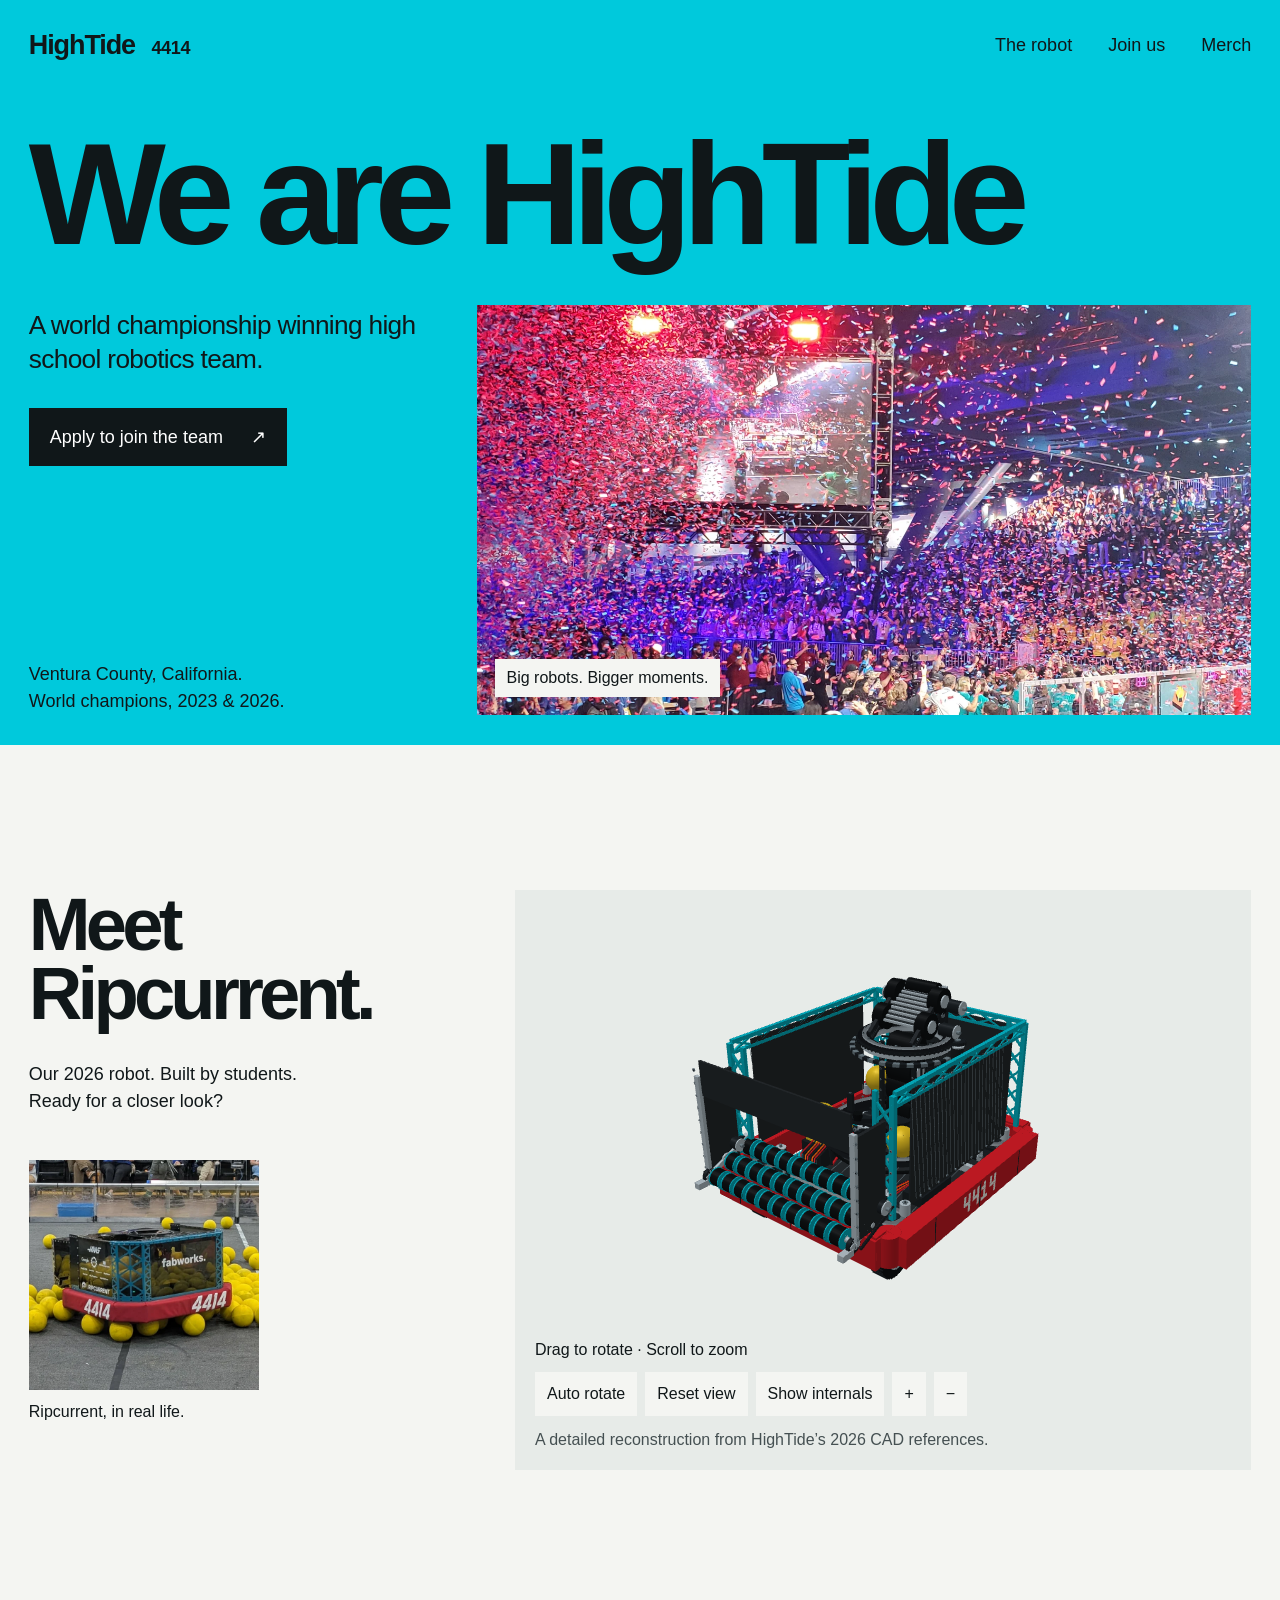
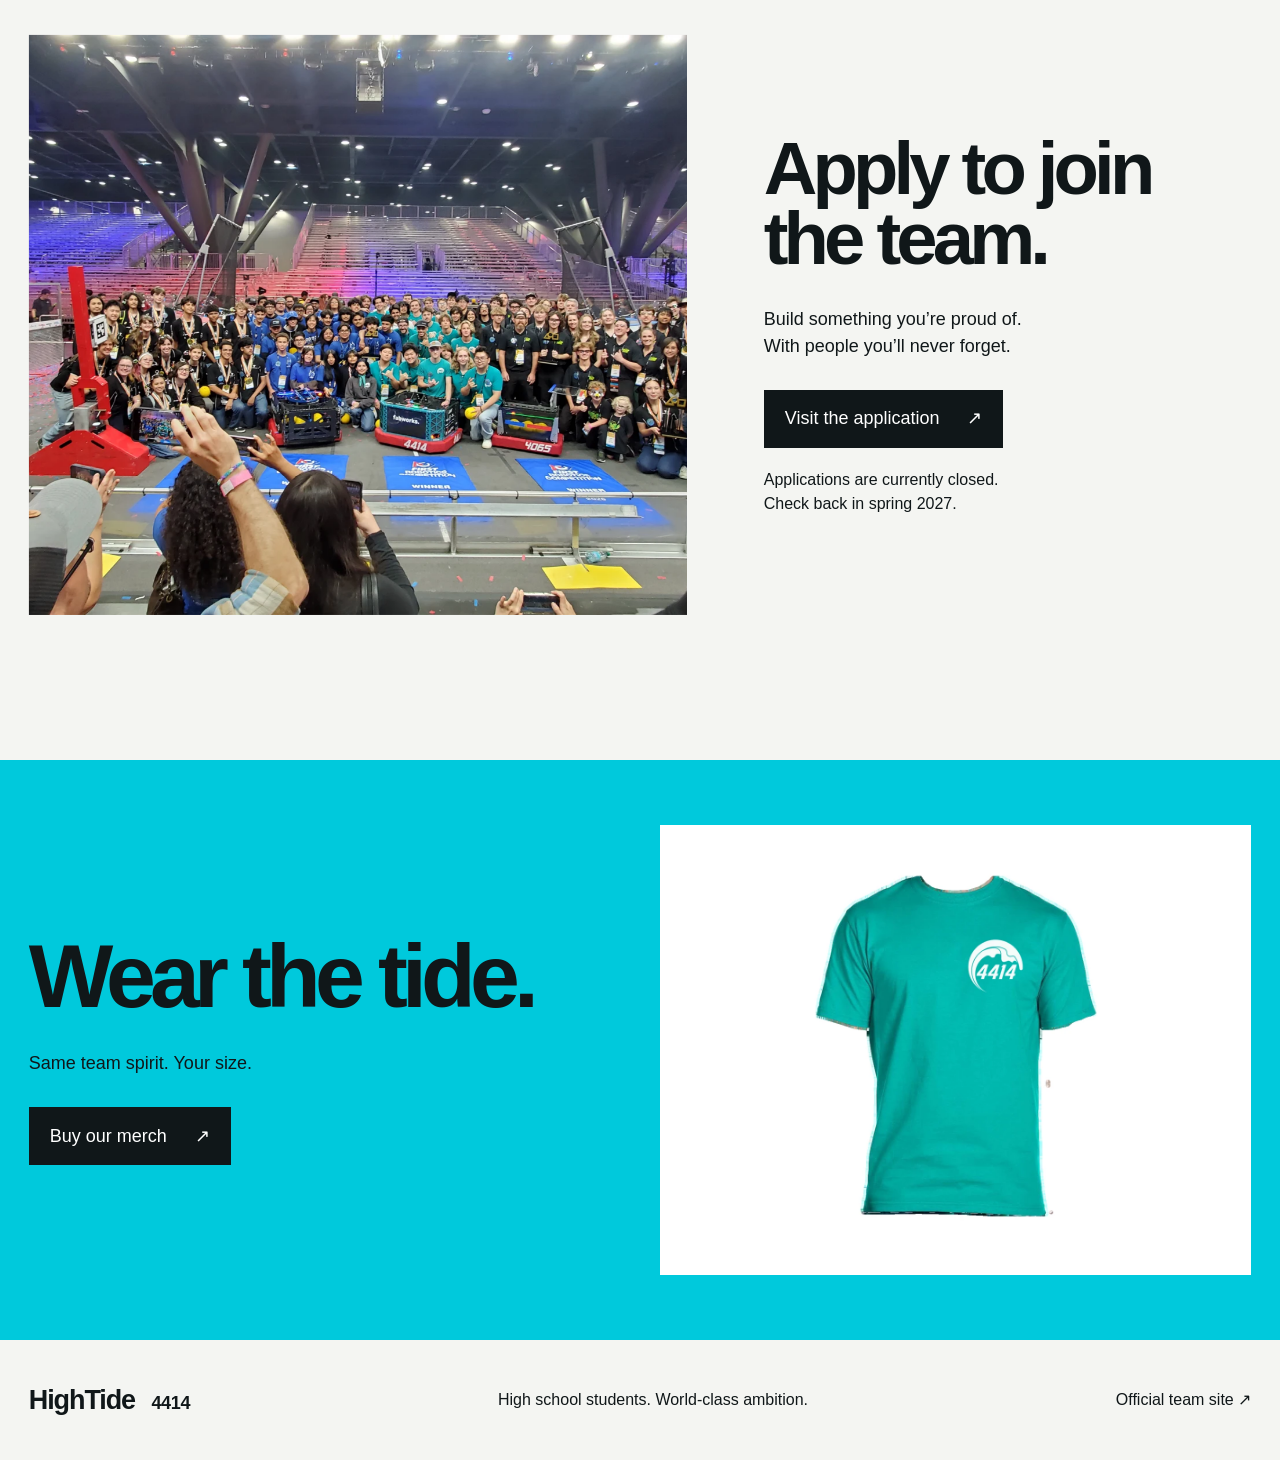
<file: simple/index.html>
<!doctype html>
<html lang="en">
<head>
  <meta charset="utf-8">
  <meta name="viewport" content="width=device-width, initial-scale=1">
  <meta name="theme-color" content="#00c9dc">
  <meta name="description" content="We are HighTide. A world championship winning high school robotics team from Ventura County, California. Meet the robot, join the team, or wear the tide.">
  <title>HighTide — Team 4414</title>
  <link rel="icon" href="data:image/svg+xml,%3Csvg xmlns='http://www.w3.org/2000/svg' viewBox='0 0 80 80'%3E%3Crect width='80' height='80' fill='%2300c9dc'/%3E%3Ctext x='40' y='51' text-anchor='middle' font-family='Arial' font-weight='bold' font-size='30'%3E4414%3C/text%3E%3C/svg%3E">
  <link rel="stylesheet" href="style.css">
  <script src="robot-geometry.js" defer></script>
  <script src="robot.js" defer></script>
  <script src="app.js" defer></script>
  <noscript><style>#robot-canvas,.robot-controls,.model-note{display:none}.robot-stage noscript{padding:20px}.robot-stage noscript img{max-height:460px;object-fit:contain}</style></noscript>
</head>
<body>
  <a class="skip" href="#main">Skip to content</a>
  <div class="opening" id="top">
    <header class="frame">
      <a class="brand" href="#top" aria-label="HighTide, Team 4414 home">HighTide <span>4414</span></a>
      <nav aria-label="Main navigation"><a href="#robot">The robot</a><a href="#join">Join us</a><a href="#merch">Merch</a></nav>
    </header>
  </div>
    <main id="main">
      <section class="hero frame" aria-labelledby="title">
        <h1 id="title" class="enter">We are HighTide</h1>
        <div class="hero-grid">
          <div class="hero-copy">
            <p class="intro enter">A world championship winning high school robotics team.</p>
            <a class="button enter" href="#join">Apply to join the team <span aria-hidden="true">↗</span></a>
            <p class="hero-proof enter">Ventura County, California.<br>World champions, 2023 &amp; 2026.</p>
          </div>
          <figure class="hero-photo enter"><img src="assets/champions.webp" width="1467" height="1100" alt="Confetti fills the arena as HighTide celebrates at the FIRST World Championship" fetchpriority="high"><figcaption>Big robots. Bigger moments.</figcaption></figure>
        </div>
      </section>
      <section id="robot" class="robot-section frame" aria-labelledby="robot-title">
        <div class="robot-copy">
          <h2 id="robot-title" class="reveal">Meet Ripcurrent.</h2>
          <p class="reveal">Our 2026 robot. Built by students.<br>Ready for a closer look?</p>
          <figure class="reference reveal"><img src="assets/ripcurrent.webp" width="650" height="650" alt="The real Ripcurrent robot on the competition field" loading="lazy"><figcaption>Ripcurrent, in real life.</figcaption></figure>
        </div>
        <div class="robot-stage reveal">
          <canvas id="robot-canvas" tabindex="0" role="img" aria-label="Interactive 3D robot. Drag to rotate, use arrow keys to orbit, and plus or minus to zoom."></canvas>
          <div class="robot-fallback" id="robot-fallback" hidden><img src="assets/ripcurrent.webp" width="650" height="650" alt="Ripcurrent robot"><p>3D is unavailable in this browser. Here’s the real thing.</p></div>
          <div class="robot-controls"><p id="robot-hint">Drag to rotate · Scroll to zoom</p><div><button id="rotate" aria-pressed="false" type="button">Auto rotate</button><button id="reset" type="button">Reset view</button><button id="internals" aria-pressed="false" type="button">Show internals</button><button id="zoom-in" type="button" aria-label="Zoom in">+</button><button id="zoom-out" type="button" aria-label="Zoom out">−</button></div></div>
          <p class="model-note">A detailed reconstruction from HighTide’s 2026 CAD references.</p>
          <noscript><img src="assets/ripcurrent.webp" width="650" height="650" alt="Ripcurrent robot"><p>Enable JavaScript to explore the 3D model.</p></noscript>
        </div>
      </section>
      <section id="join" class="join-section frame" aria-labelledby="join-title">
        <figure class="team-photo reveal"><img src="assets/team.webp" width="1333" height="1000" alt="HighTide students and their alliance partners celebrating together at the championship" loading="lazy"></figure>
        <div class="join-copy">
          <h2 id="join-title" class="reveal">Apply to join<br>the team.</h2>
          <p class="reveal">Build something you’re proud of.<br>With people you’ll never forget.</p>
          <a class="button reveal" href="https://docs.google.com/forms/d/e/1FAIpQLSc440uEf1ipPwRY7QsOOTcfV6rrFr2jQ8zDA5O3M65KvYIGPA/viewform" target="_blank" rel="noopener noreferrer">Visit the application <span aria-hidden="true">↗</span></a>
          <p class="application-note reveal">Applications are currently closed.<br>Check back in spring 2027.</p>
        </div>
      </section>
      <section id="merch" class="merch-section frame" aria-labelledby="merch-title">
        <div class="merch-copy"><h2 id="merch-title" class="reveal">Wear the tide.</h2><p class="reveal">Same team spirit. Your size.</p><a class="button reveal" href="https://team4414.myshopify.com/" target="_blank" rel="noopener noreferrer">Buy our merch <span aria-hidden="true">↗</span></a></div>
        <a class="shirt-photo reveal" href="https://team4414.myshopify.com/products/t-shirt" target="_blank" rel="noopener noreferrer" aria-label="Shop the official HighTide T-shirt"><img src="assets/shirt.webp" width="1000" height="1000" alt="Official teal HighTide T-shirt with white Team 4414 artwork" loading="lazy"></a>
      </section>
      <footer class="frame"><a class="brand" href="#top">HighTide <span>4414</span></a><p>High school students. World-class ambition.</p><a href="https://www.team4414.com/" target="_blank" rel="noopener noreferrer">Official team site <span aria-hidden="true">↗</span></a></footer>
    </main>
</body>
</html>
</file>
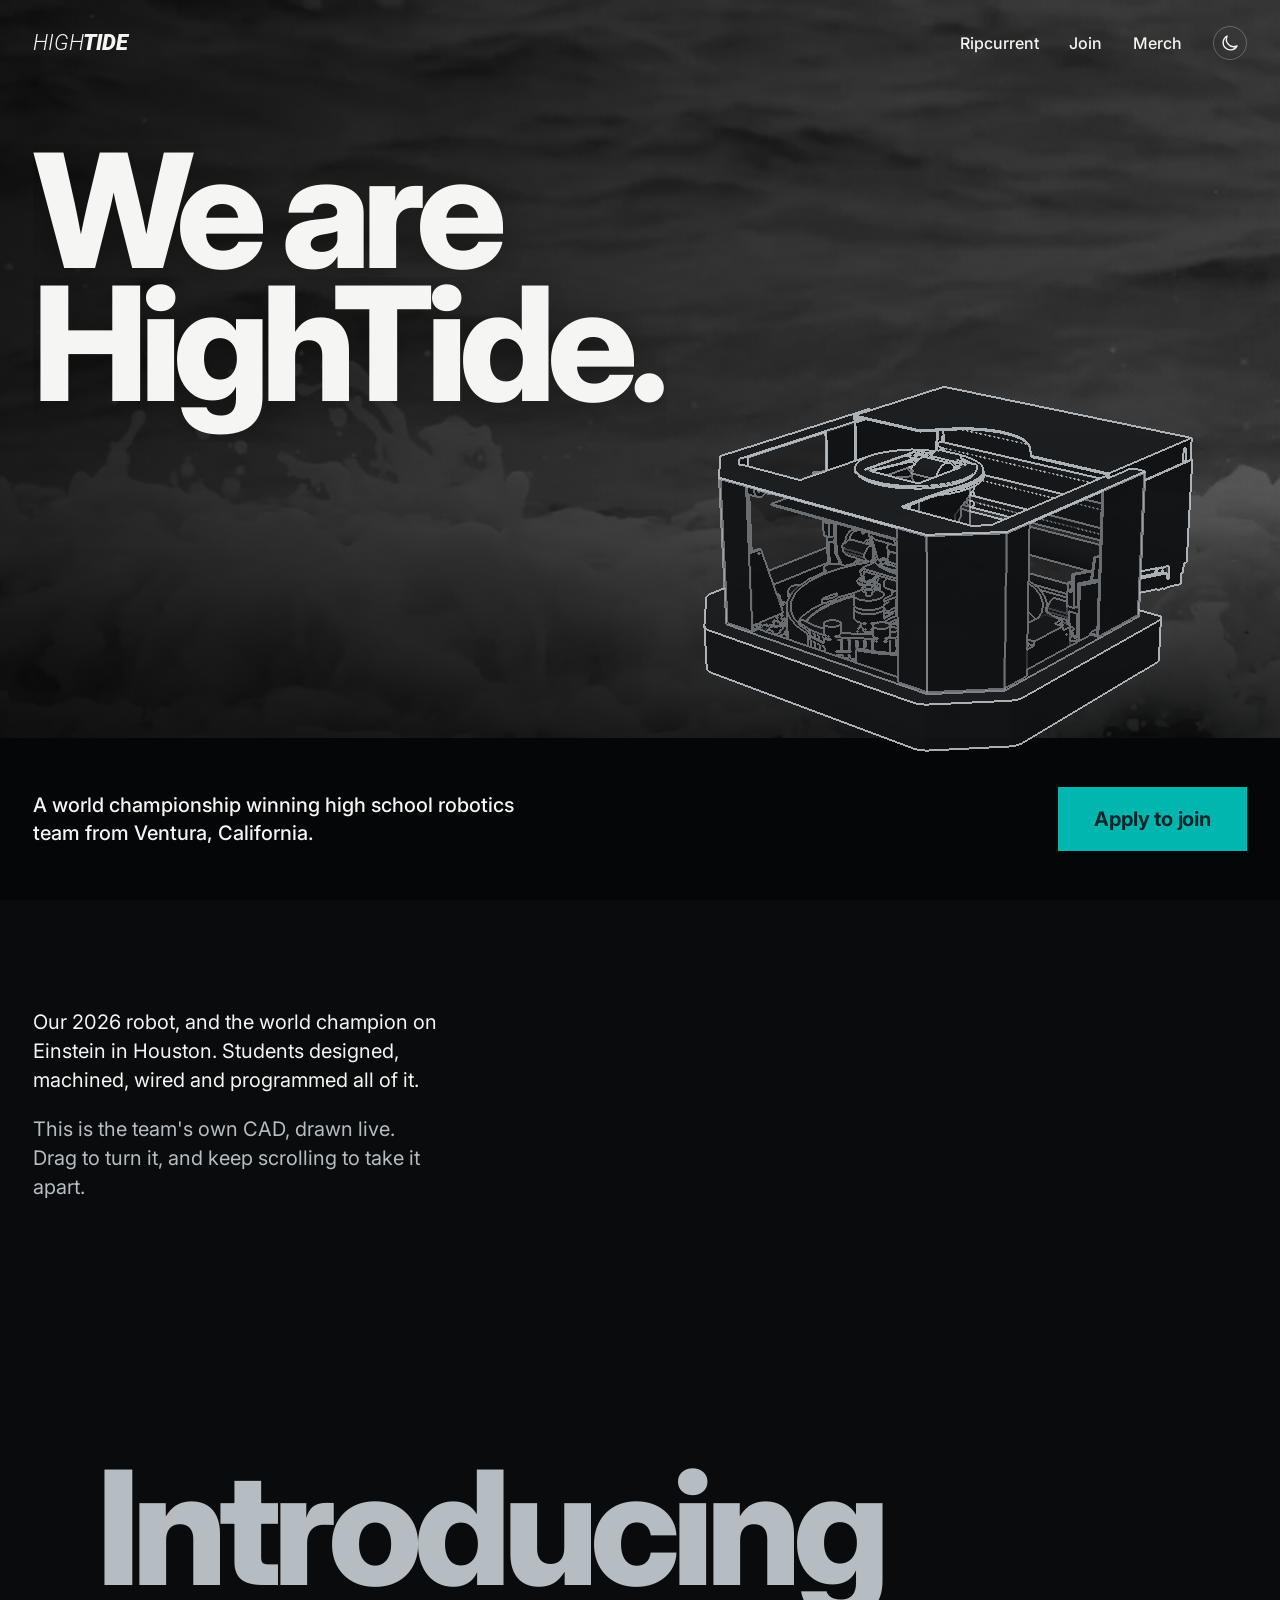
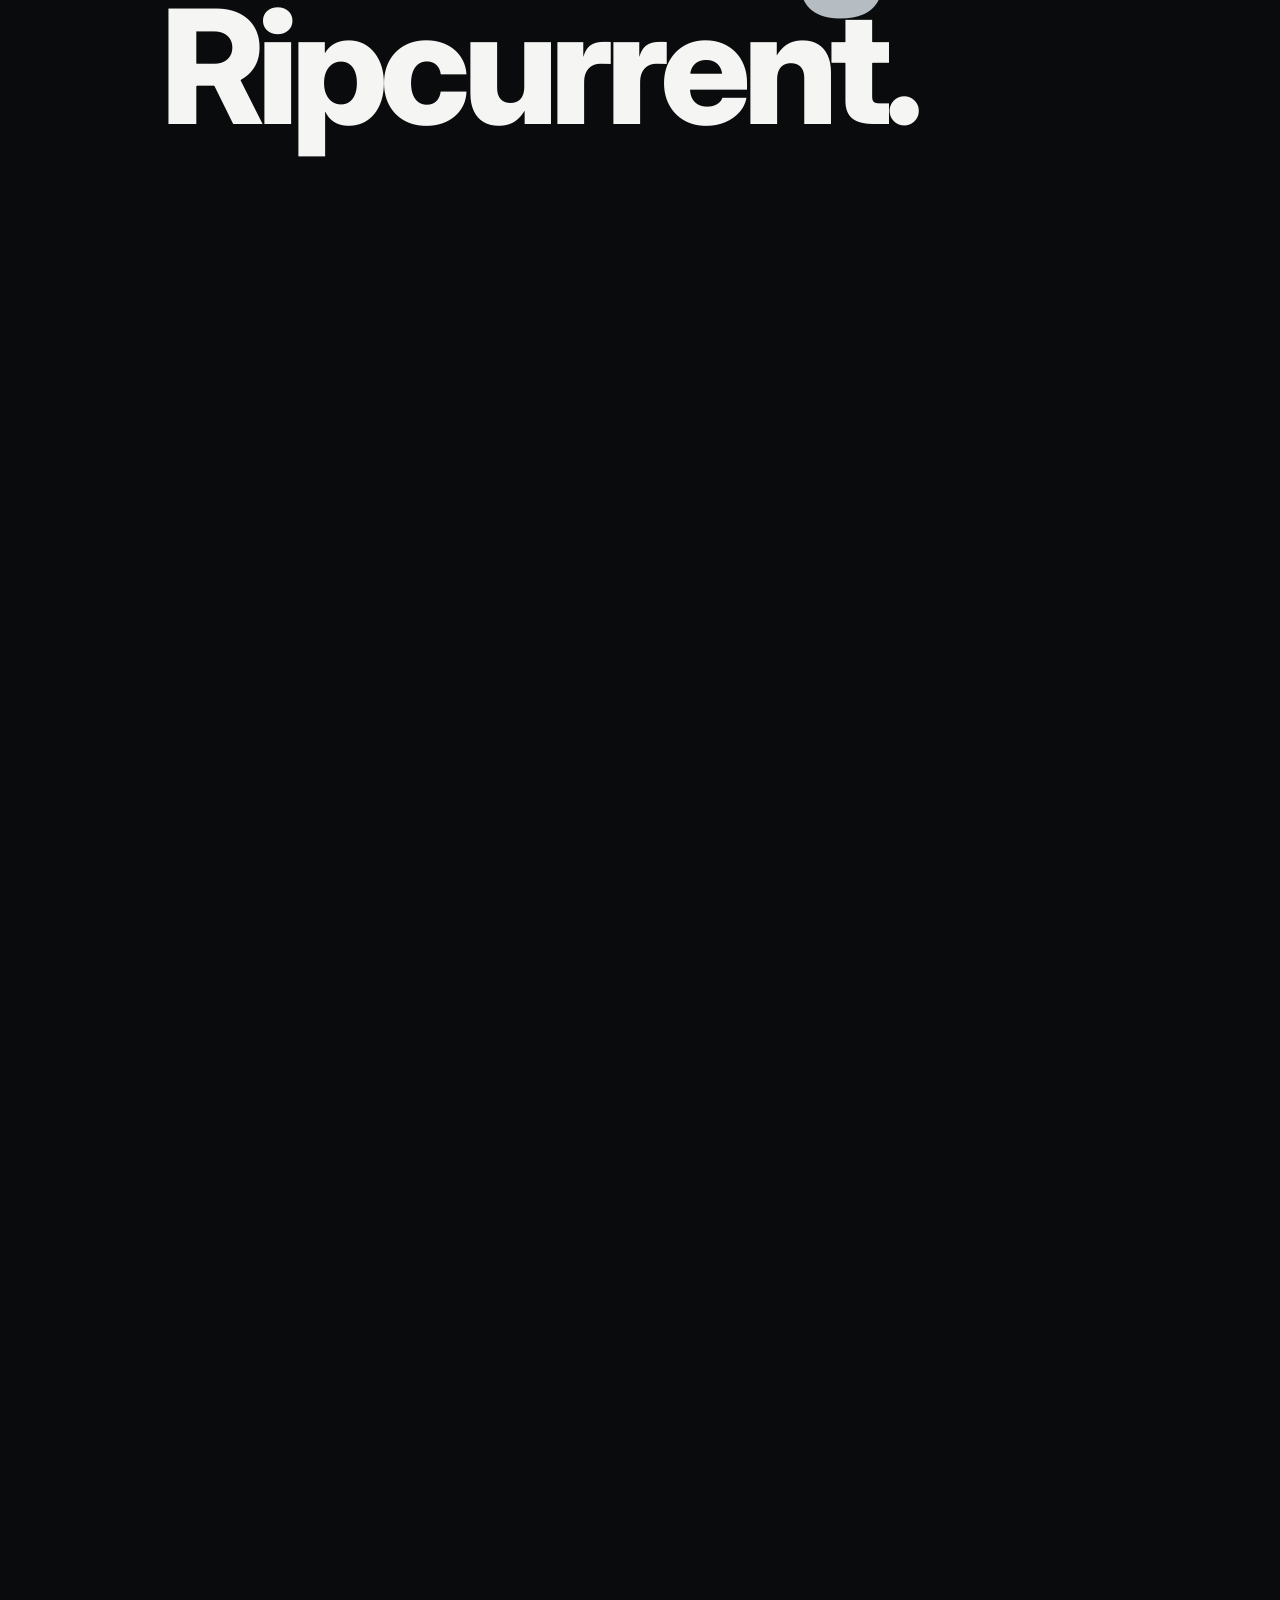
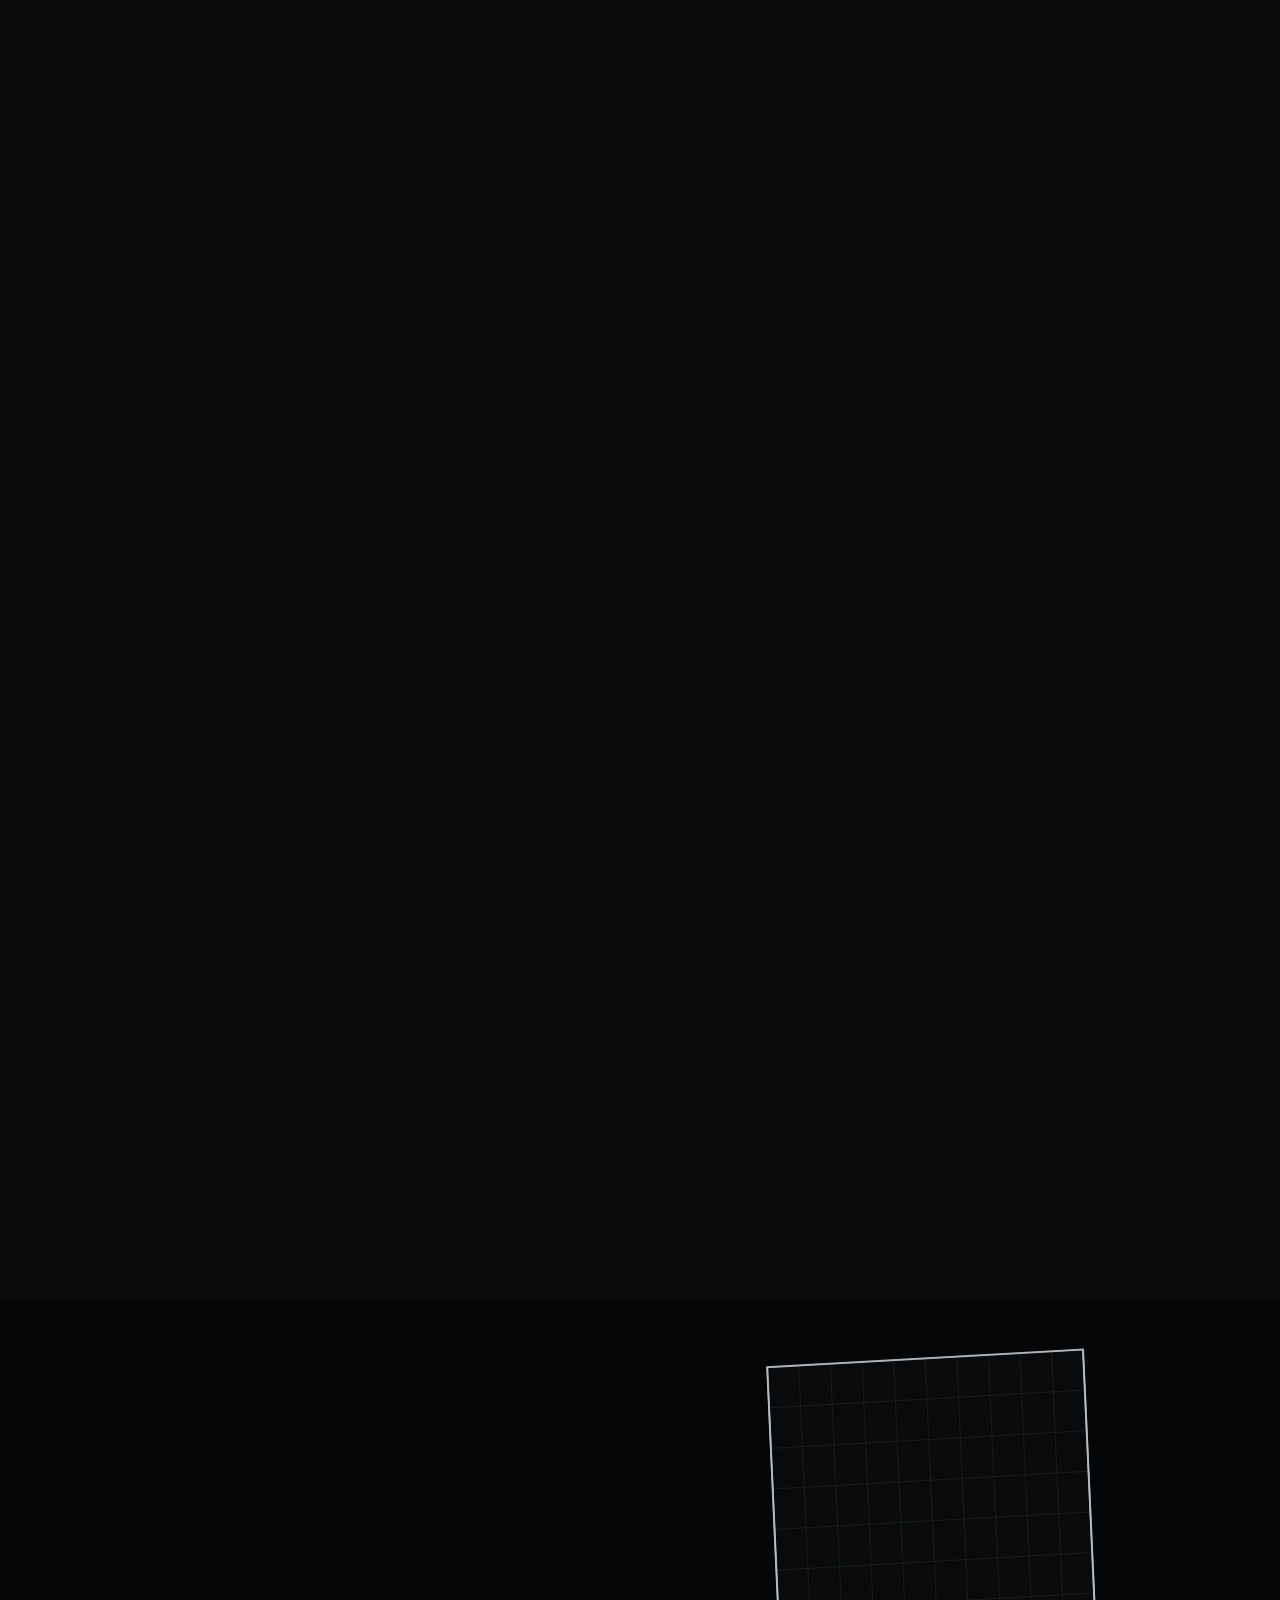
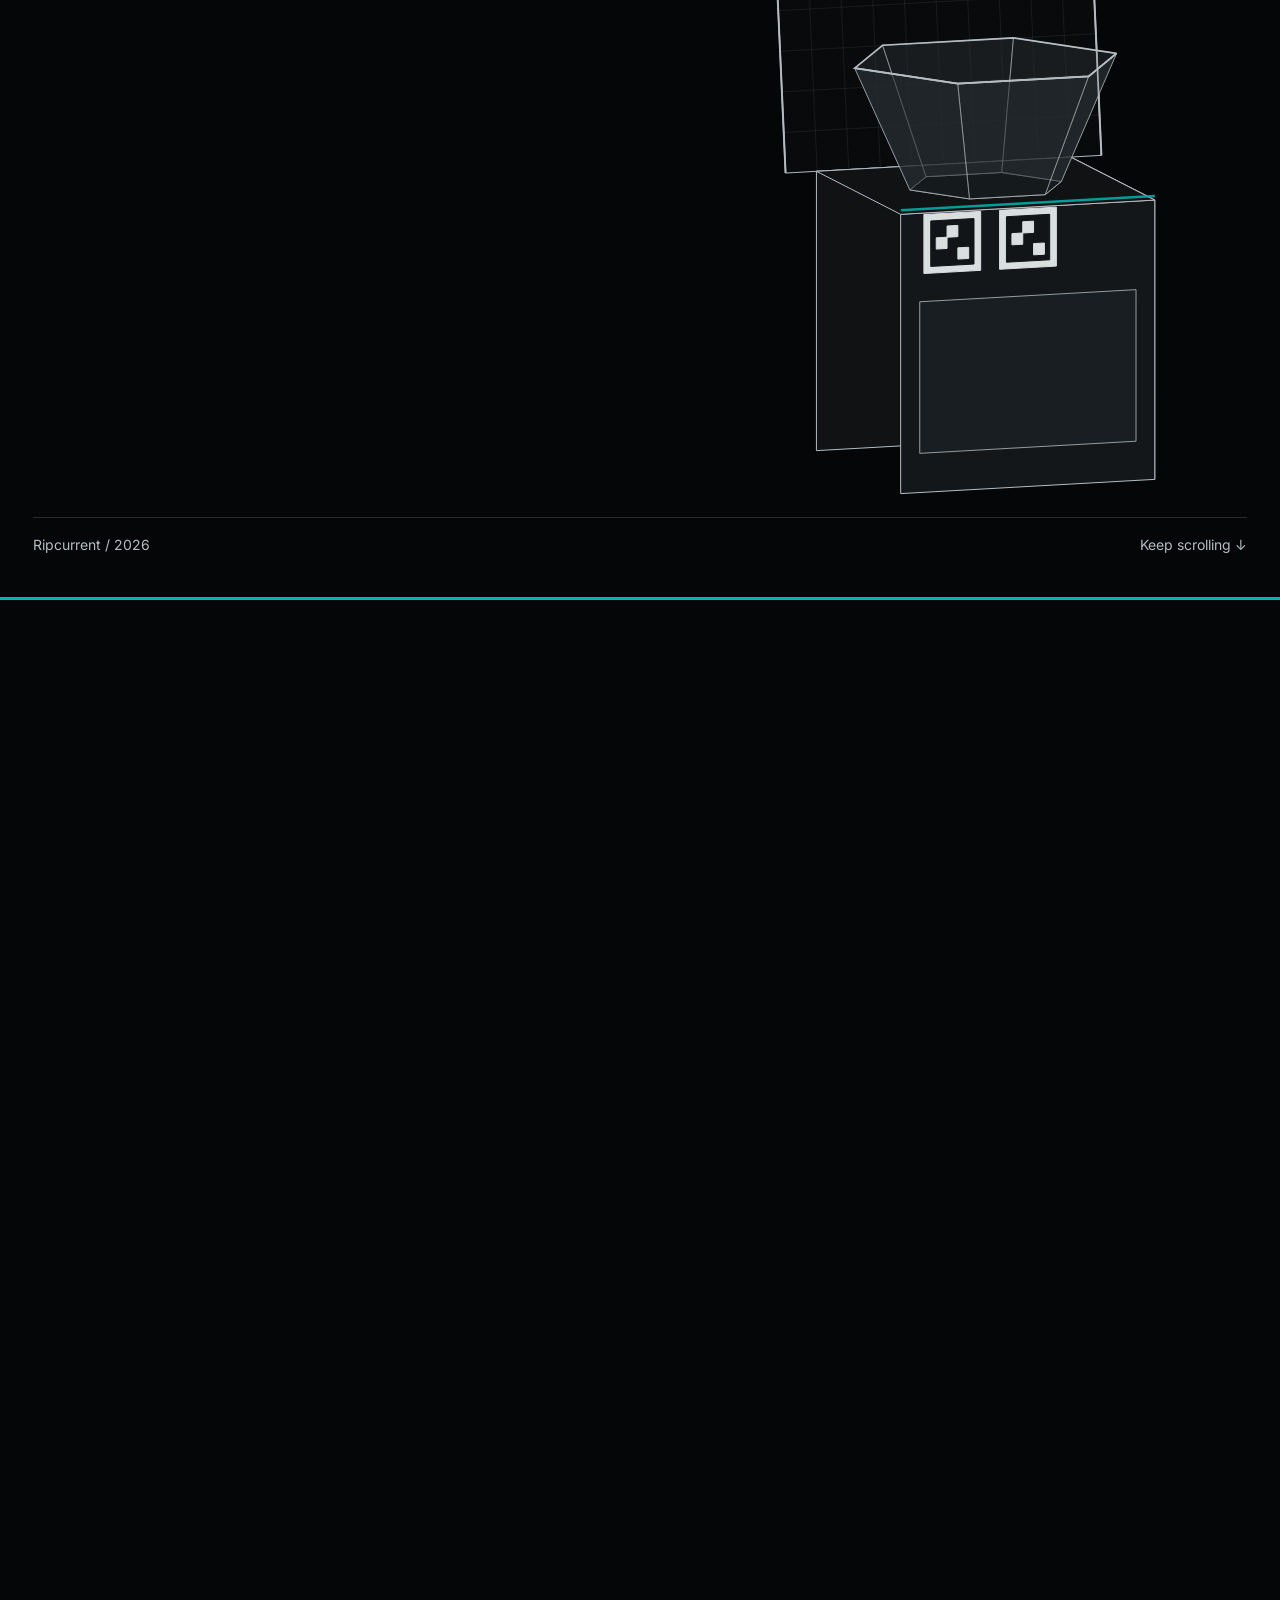
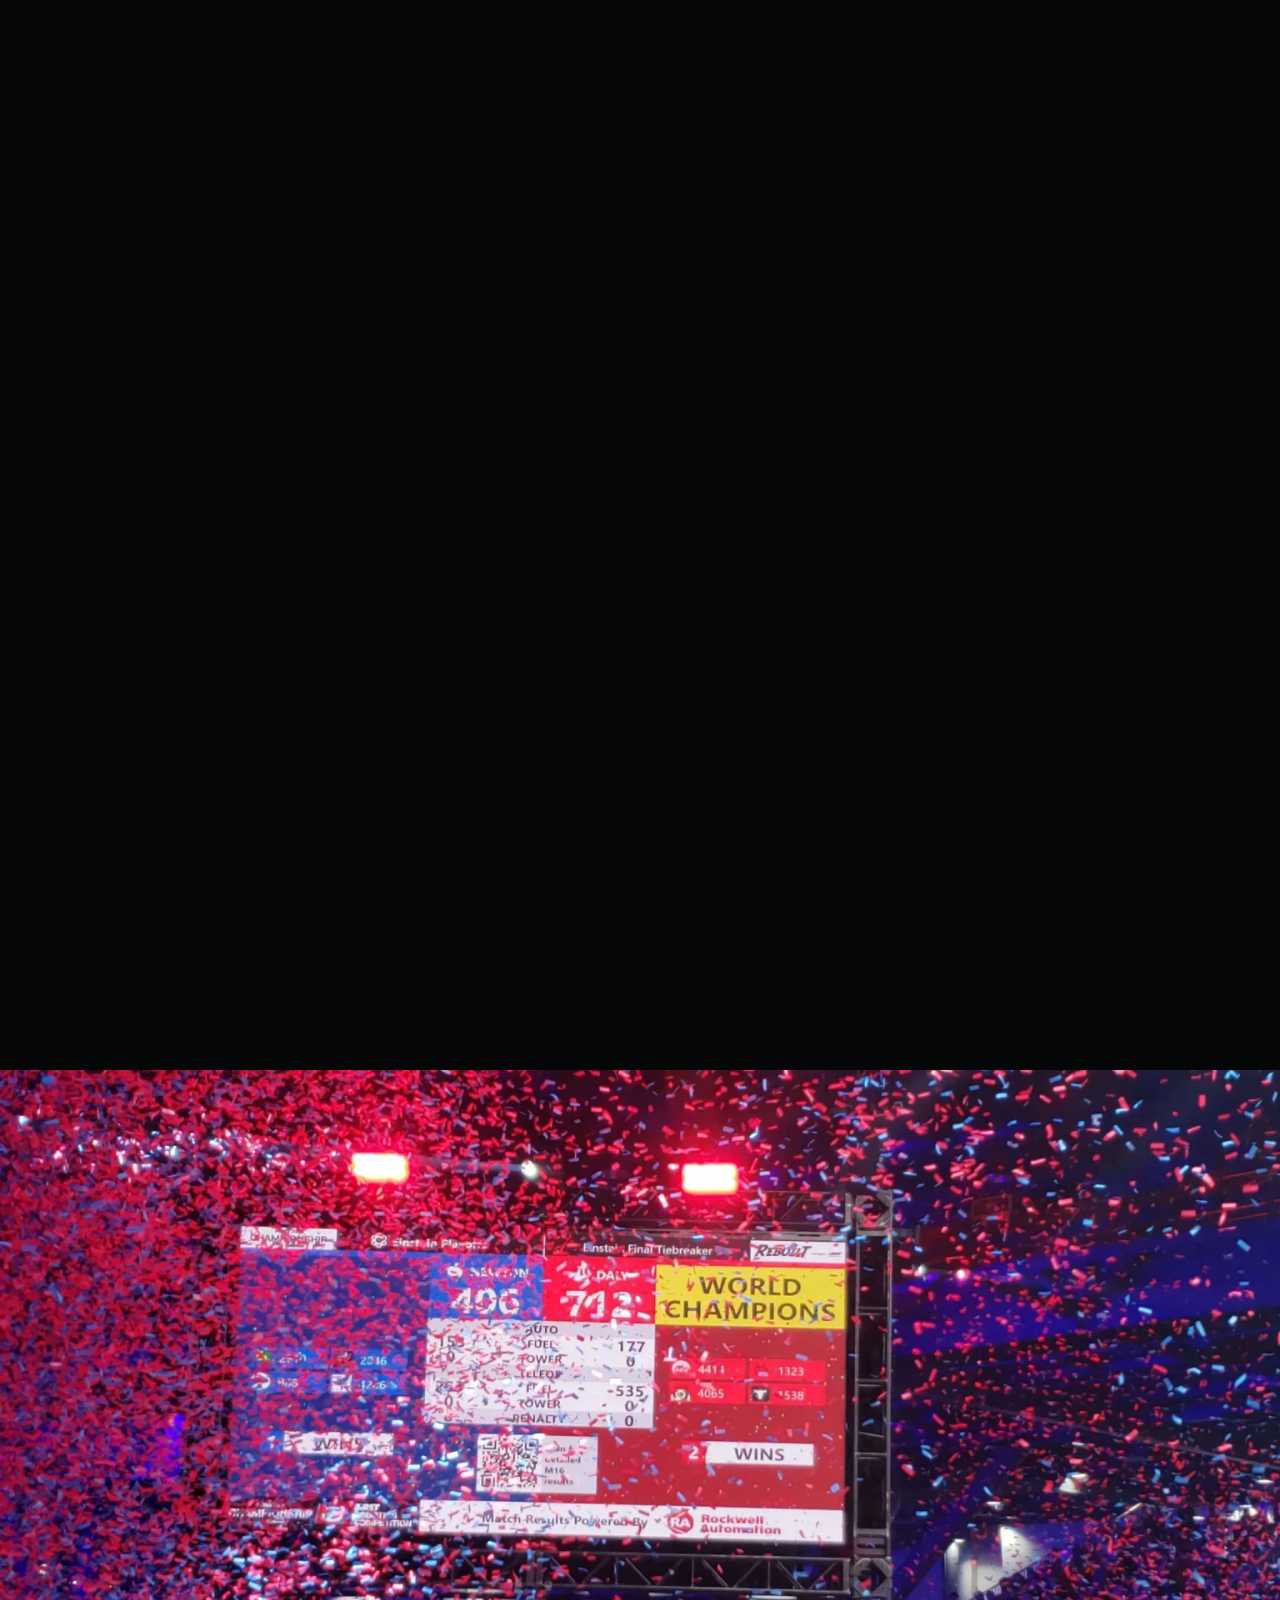
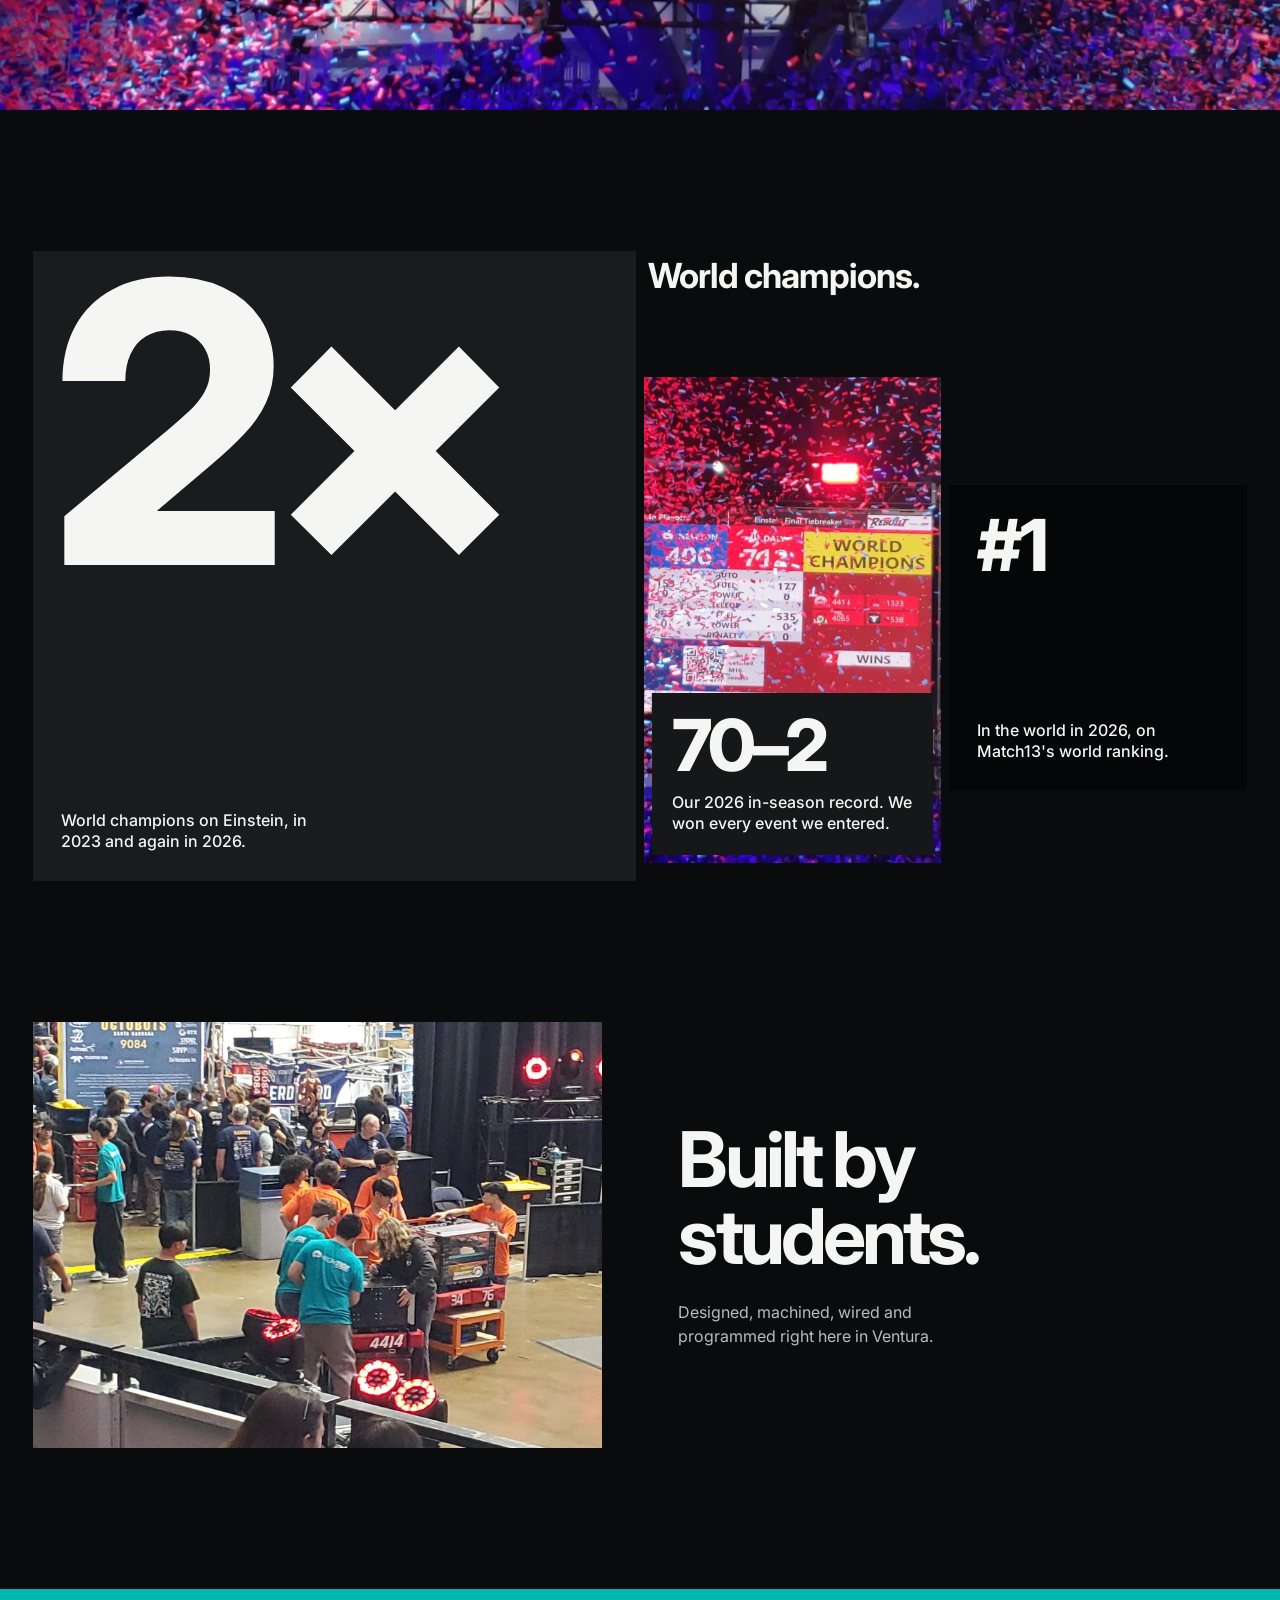
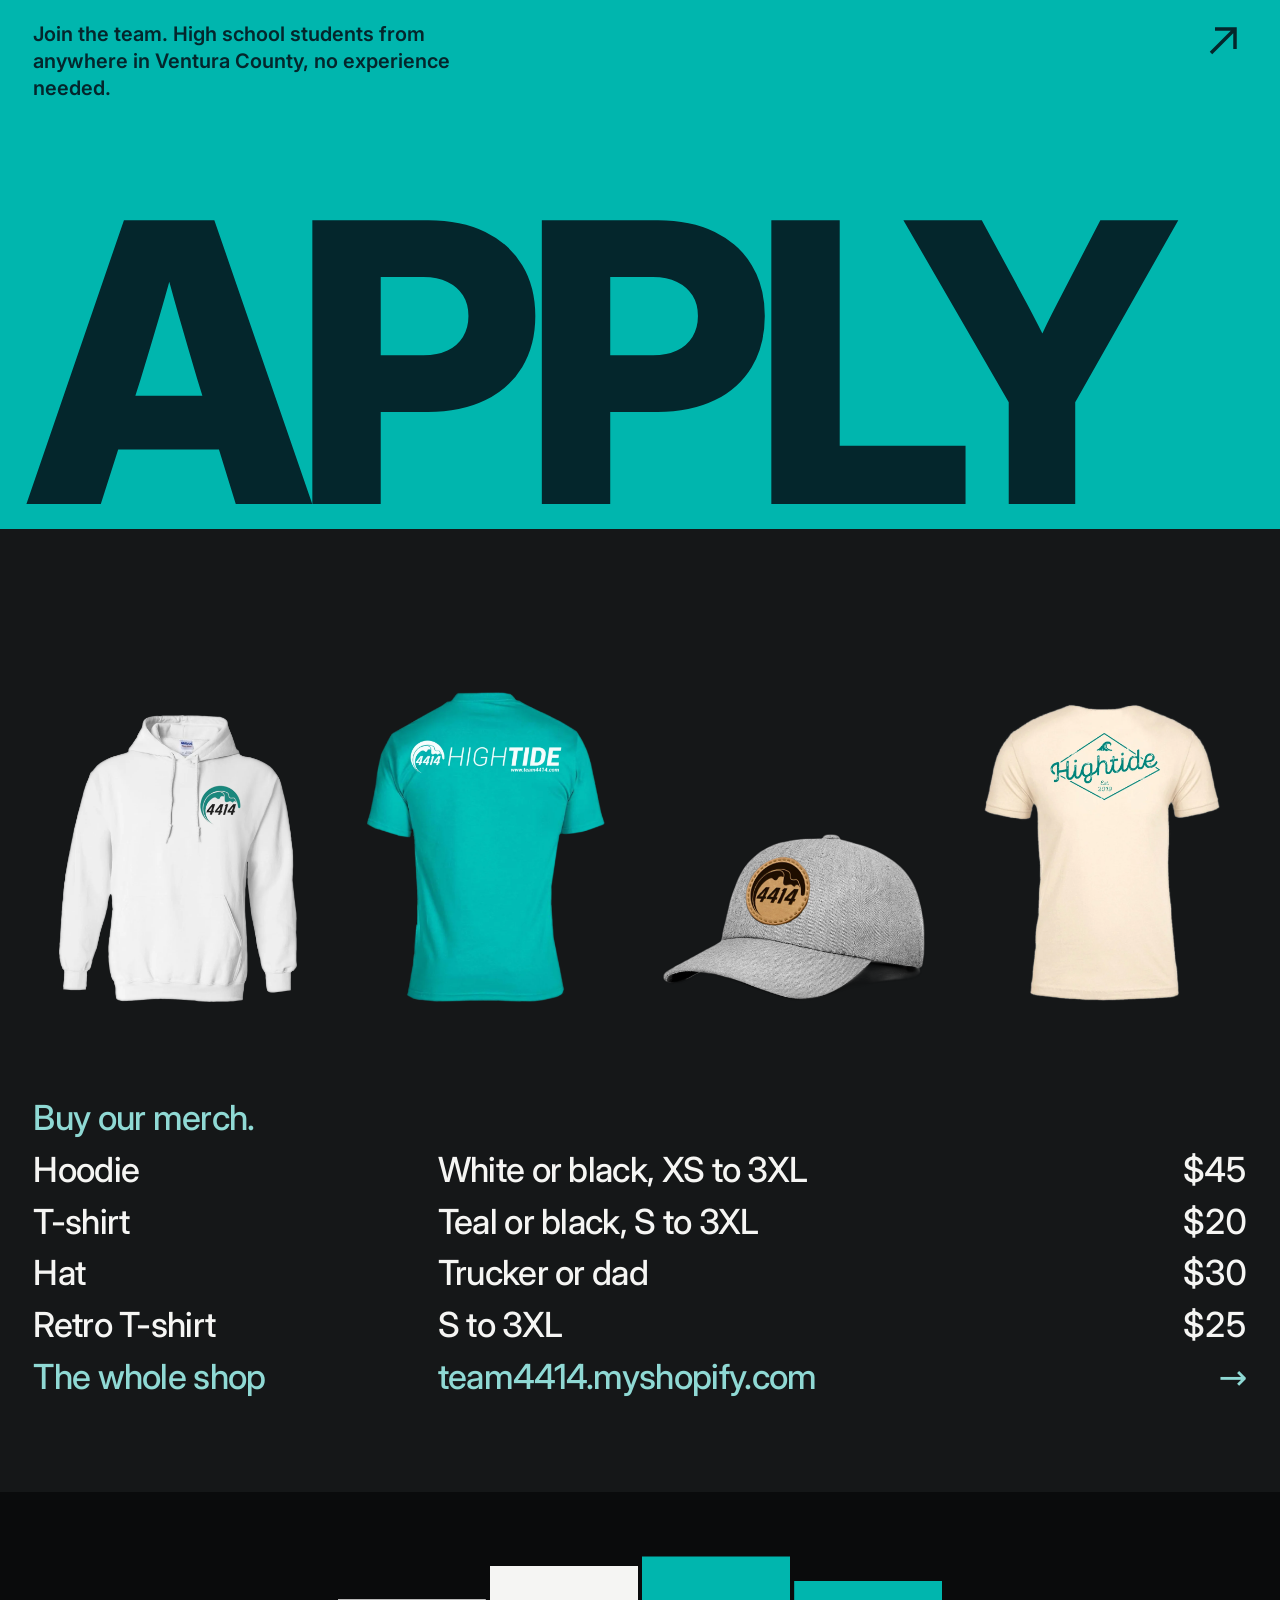
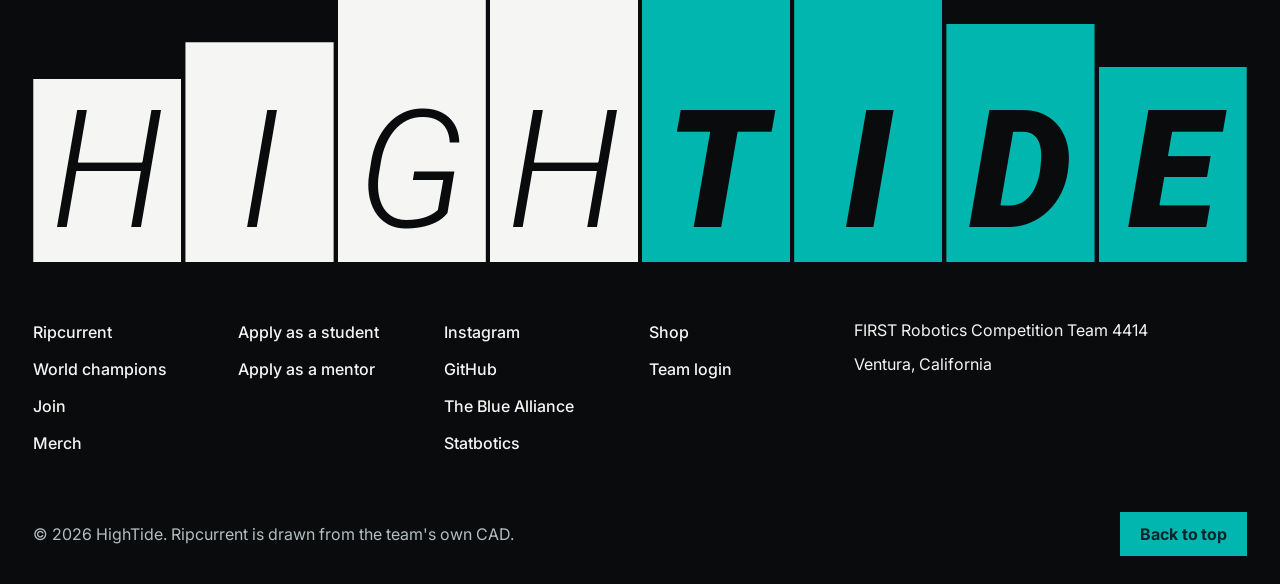
<file: waves/index.html>
<!doctype html>
<html lang="en" data-theme="dark">
  <head>
    <meta charset="UTF-8" />
    <meta name="viewport" content="width=device-width, initial-scale=1, viewport-fit=cover" />
    <title>HighTide · FRC Team 4414 · World Champions</title>
    <meta
      name="description"
      content="We are HighTide, FIRST Robotics Competition Team 4414 from Ventura, California: a world championship winning high school robotics team. Meet Ripcurrent, our 2026 robot, apply to join, and buy our merch."
    />
    <meta name="theme-color" content="#094a58" />
    <meta property="og:title" content="We are HighTide · FRC Team 4414" />
    <meta
      property="og:description"
      content="A world championship winning high school robotics team from Ventura, California."
    />
    <meta property="og:image" content="./media/og.jpg" />
    <meta name="twitter:card" content="summary_large_image" />
    <link
      rel="preload"
      href="./media/robot/ripcurrent.glb"
      as="fetch"
      type="model/gltf-binary"
      crossorigin
    />
    <link rel="icon" type="image/png" href="./favicon.png" />
    <link rel="apple-touch-icon" href="./apple-touch-icon.png" />
    <script>
      // .js: scripts run. .webgl: Ripcurrent can be drawn live, so its stills wait for the drawing.
      (function (d) {
        try { d.dataset.theme = localStorage.getItem("hightide-waves-theme") === "teal" ? "teal" : "dark"; } catch (e) {}
        d.classList.add("js");
        try {
          if (document.createElement("canvas").getContext("webgl2")) d.classList.add("webgl");
        } catch (e) {}
      })(document.documentElement);
    </script>
    <script type="module" crossorigin src="./assets/index-Cg6YleST-v3.js"></script>
    <link rel="stylesheet" crossorigin href="./assets/index-BnToh6f5.css">
  <link rel="stylesheet" href="./waves.css?v=5">
    <script type="module" src="./fuel-follow.js?v=7"></script>
    <script type="module" src="./theme.js"></script>
  </head>
  <body>
    <a class="skip" href="#main">Skip to content</a>

    <header class="nav">
      <a class="wordmark" href="#top" aria-label="HighTide, Team 4414">
        <span class="wordmark__high">HIGH</span><span class="wordmark__tide">TIDE</span>
      </a>
      <nav class="nav__links" aria-label="Sections">
        <a href="#ripcurrent">Ripcurrent</a>
        <a href="#join">Join</a>
        <a href="#merch">Merch</a>
        <button class="theme-toggle" type="button" aria-label="Switch to teal mode" aria-pressed="true" title="Switch color theme">
          <svg viewBox="0 0 24 24" width="20" height="20" aria-hidden="true"><path d="M20.4 15.4A8.8 8.8 0 0 1 8.6 3.6 8.8 8.8 0 1 0 20.4 15.4Z" fill="none" stroke="currentColor" stroke-width="1.6" stroke-linejoin="round"/></svg>
        </button>
      </nav>
    </header>

    <main id="main">
      <section class="hero" id="top" aria-labelledby="hero-title">
        <img class="hero__ocean" src="./media/crashing-wave.gif" width="960" height="540" alt="" aria-hidden="true">
        <h1 class="hero__title" id="hero-title">
          <span class="line"><span class="line__in">We are</span></span>
          <span class="line"><span class="line__in">HighTide.</span></span>
        </h1>
        <div class="slot hero__robot" id="hero-robot">
          <img
            class="slot__still"
            src="./media/robot/together.webp"
            width="1500"
            height="1200"
            alt="Ripcurrent, HighTide's 2026 robot, drawn in teal lines from the team's CAD"
          />
        </div>
        <div class="hero__band">
          <p class="hero__lede">
            A world championship winning high school robotics team from Ventura, California.
          </p>
          <a
            class="button"
            href="https://docs.google.com/forms/d/e/1FAIpQLSc440uEf1ipPwRY7QsOOTcfV6rrFr2jQ8zDA5O3M65KvYIGPA/viewform"
            >Apply to join</a
          >
        </div>
      </section>

      <section
        class="scene showcase"
        id="ripcurrent"
        data-scene="ripcurrent"
        aria-labelledby="rc-title"
      >
        <div class="scene-stage">
          <div class="showcase__intro">
            <h2 class="stack" id="rc-title">
              <span class="stack__line is-muted">Introducing</span>
              <span class="stack__line">Ripcurrent.</span>
            </h2>
            <div class="slot showcase__robot" id="show-robot"></div>
            <div class="showcase__facts">
              <p>
                Our 2026 robot, and the world champion on Einstein in Houston. Students designed,
                machined, wired and programmed all of it.
              </p>
              <p class="showcase__how">
                This is the team's own CAD, drawn live. Drag to turn it, and keep scrolling to take
                it apart.
              </p>
            </div>
          </div>
          <div class="showcase__apart">
            <div class="slot showcase__apart-robot" id="apart-robot">
              <img
                class="slot__still"
                src="./media/robot/apart.webp"
                width="960"
                height="1500"
                alt="Ripcurrent pulled apart into its six subsystems, stacked from the drivetrain up to the shooter"
                loading="lazy"
              />
            </div>
            <ol class="parts" aria-label="Ripcurrent's six subsystems">
              <li class="part" data-part="shooter">
                <h3>Shooter</h3>
                <p>Four Kraken X44s and .25″ copper flywheels that store energy for every shot.</p>
              </li>
              <li class="part" data-part="turret">
                <h3>Turret</h3>
                <p>55.7:1 on one Kraken X44, with a flex-wheel cable-chain tensioner.</p>
              </li>
              <li class="part" data-part="rotor">
                <h3>Dye Rotor</h3>
                <p>A 36.4:1 rotation reduction.</p>
              </li>
              <li class="part" data-part="intake">
                <h3>Intake</h3>
                <p>84+ balls under the trench, 100+ over the bump.</p>
              </li>
              <li class="part" data-part="bumpers">
                <h3>Bumpers</h3>
                <p>Structural. They double as hopper walls.</p>
              </li>
              <li class="part" data-part="drivetrain">
                <h3>Drivetrain</h3>
                <p>A 25″ × 32″ swerve base, geared 7.67:1 for low current draw.</p>
              </li>
            </ol>
          </div>
        </div>
      </section>


      <section class="fuel-scene" id="fuel" aria-labelledby="fuel-title">
        <div class="fuel-stage">
          <div class="fuel-heading"><h2 id="fuel-title">Let it fly.</h2><p>Scroll to send fuel into the hub.</p></div>
          <div class="fuel-counter"><output aria-label="Fuel scored">00</output><span>FUEL SCORED</span></div>
          <img class="fuel-fallback" src="./media/robot/together.webp" width="1500" height="1200" alt="Ripcurrent aimed toward the scoring hub" loading="lazy">
          <canvas class="fuel-canvas" aria-hidden="true"></canvas>
          <canvas class="fuel-flight" aria-hidden="true"></canvas>
          <div class="fuel-footnote"><span>Ripcurrent / 2026</span><span>Keep scrolling ↓</span></div>
          <div class="fuel-progress" aria-hidden="true"></div>
        </div>
      </section>

      <section class="record" id="record" aria-labelledby="record-title">
        <figure class="field" data-in>
          <div class="field__frame shutter">
            <img
              src="./media/photos/world-champions.webp"
              width="1536"
              height="864"
              alt="Red and blue confetti surrounds the 2026 FRC World Champions scoreboard"
              loading="lazy"
            />
          </div>
        </figure>
        <div class="tiles" data-in>
          <h2 class="tiles__title" id="record-title">World champions.</h2>
          <div class="tile tile--big">
            <p class="tile__figure">2×</p>
            <p class="tile__caption">World champions on Einstein, in 2023 and again in 2026.</p>
          </div>
          <div class="tile tile--film">
            <video
              src="./media/record-robot.mp4"
              poster="./media/photos/world-champions.webp"
              width="608"
              height="720"
              muted
              loop
              playsinline
              preload="none"
              aria-hidden="true"
            ></video>
            <div class="tile__plate">
              <p class="tile__figure">70–2</p>
              <p class="tile__caption">Our 2026 in-season record. We won every event we entered.</p>
            </div>
          </div>
          <div class="tile tile--dark">
            <p class="tile__figure">#1</p>
            <p class="tile__caption">In the world in 2026, on Match13's world ranking.</p>
          </div>
        </div>
      </section>


      <section class="people" aria-labelledby="people-title">
        <img src="./media/photos/students.webp" width="1200" height="900" loading="lazy" alt="HighTide students working together around Ripcurrent in the competition pits">
        <div><h2 id="people-title">Built by<br> students.</h2><p>Designed, machined, wired and programmed right here in Ventura.</p></div>
      </section>

      <section class="join" id="join" aria-labelledby="join-title">
        <h2 class="sr-only" id="join-title">Apply to join the team</h2>
        <a
          class="join__band"
          href="https://docs.google.com/forms/d/e/1FAIpQLSc440uEf1ipPwRY7QsOOTcfV6rrFr2jQ8zDA5O3M65KvYIGPA/viewform"
          data-in
        >
          <span class="join__sentence"
            >Join the team. High school students from anywhere in Ventura County, no experience
            needed.</span
          >
          <svg class="join__arrow" viewBox="0 0 48 48" aria-hidden="true">
            <path d="M12 36 36 12M16 12h20v20" />
          </svg>
          <span class="join__word"><span>Apply</span></span>
        </a>
      </section>

      <section class="merch" id="merch" aria-labelledby="merch-title">
        <ul class="lineup" data-in aria-hidden="true">
          <li data-merch="hoodie">
            <img src="./media/merch/hoodie.webp" width="911" height="1100" alt="" loading="lazy" />
          </li>
          <li data-merch="tee">
            <img src="./media/merch/tee.webp" width="842" height="1100" alt="" loading="lazy" />
          </li>
          <li data-merch="hat">
            <img src="./media/merch/hat.webp" width="1015" height="647" alt="" loading="lazy" />
          </li>
          <li data-merch="retro">
            <img src="./media/merch/retro.webp" width="873" height="1100" alt="" loading="lazy" />
          </li>
        </ul>
        <div class="menu" data-in>
          <h2 class="menu__title" id="merch-title">Buy our merch.</h2>
          <ul class="menu__rows">
            <li>
              <a data-merch="hoodie" href="https://team4414.myshopify.com/products/hoodie">
                <span class="menu__name">Hoodie</span>
                <span class="menu__options">White or black, XS to 3XL</span>
                <span class="menu__price">$45</span>
              </a>
            </li>
            <li>
              <a data-merch="tee" href="https://team4414.myshopify.com/products/t-shirt">
                <span class="menu__name">T-shirt</span>
                <span class="menu__options">Teal or black, S to 3XL</span>
                <span class="menu__price">$20</span>
              </a>
            </li>
            <li>
              <a data-merch="hat" href="https://team4414.myshopify.com/products/hat">
                <span class="menu__name">Hat</span>
                <span class="menu__options">Trucker or dad</span>
                <span class="menu__price">$30</span>
              </a>
            </li>
            <li>
              <a data-merch="retro" href="https://team4414.myshopify.com/products/retro-t-shirt">
                <span class="menu__name">Retro T-shirt</span>
                <span class="menu__options">S to 3XL</span>
                <span class="menu__price">$25</span>
              </a>
            </li>
            <li>
              <a class="menu__shop" href="https://team4414.myshopify.com/">
                <span class="menu__name">The whole shop</span>
                <span class="menu__options">team4414.myshopify.com</span>
                <span class="menu__price" aria-hidden="true">→</span>
              </a>
            </li>
          </ul>
        </div>
      </section>
    </main>

    <footer class="foot" aria-labelledby="foot-title">
      <h2 class="sr-only" id="foot-title">HighTide, Team 4414</h2>
      <a class="mark" href="#top" aria-label="HighTide, back to top" data-in>
        <span class="mark__block mark__block--high" style="--h: 0.6; --i: 0">H</span>
        <span class="mark__block mark__block--high" style="--h: 0.72; --i: 1">I</span>
        <span class="mark__block mark__block--high" style="--h: 0.86; --i: 2">G</span>
        <span class="mark__block mark__block--high" style="--h: 0.97; --i: 3">H</span>
        <span class="mark__block mark__block--tide" style="--h: 1; --i: 4">T</span>
        <span class="mark__block mark__block--tide" style="--h: 0.92; --i: 5">I</span>
        <span class="mark__block mark__block--tide" style="--h: 0.78; --i: 6">D</span>
        <span class="mark__block mark__block--tide" style="--h: 0.64; --i: 7">E</span>
      </a>
      <div class="foot__grid">
        <ul class="foot__links">
          <li><a href="#ripcurrent">Ripcurrent</a></li>
          <li><a href="#record">World champions</a></li>
          <li><a href="#join">Join</a></li>
          <li><a href="#merch">Merch</a></li>
        </ul>
        <ul class="foot__links">
          <li>
            <a
              href="https://docs.google.com/forms/d/e/1FAIpQLSc440uEf1ipPwRY7QsOOTcfV6rrFr2jQ8zDA5O3M65KvYIGPA/viewform"
              >Apply as a student</a
            >
          </li>
          <li>
            <a
              href="https://docs.google.com/forms/d/e/1FAIpQLSfpb1WZwUZlmu0Un_3O5Cat-z9YULd6QVQe5pS9EVsPIxWjsA/viewform"
              >Apply as a mentor</a
            >
          </li>
        </ul>
        <ul class="foot__links">
          <li><a href="https://www.instagram.com/team4414/">Instagram</a></li>
          <li><a href="https://github.com/Team4414">GitHub</a></li>
          <li><a href="https://www.thebluealliance.com/team/4414">The Blue Alliance</a></li>
          <li><a href="https://www.statbotics.io/team/4414">Statbotics</a></li>
        </ul>
        <ul class="foot__links">
          <li><a href="https://team4414.myshopify.com/">Shop</a></li>
          <li><a href="https://app.team4414.com">Team login</a></li>
        </ul>
        <div class="foot__contact">
          <p>FIRST Robotics Competition Team 4414</p>
          <p>Ventura, California</p>
        </div>
      </div>
      <div class="foot__last">
        <p>© 2026 HighTide. Ripcurrent is drawn from the team's own CAD.</p>
        <a class="button button--small" href="#top">Back to top</a>
      </div>
    </footer>

  </body>
</html>
</file>
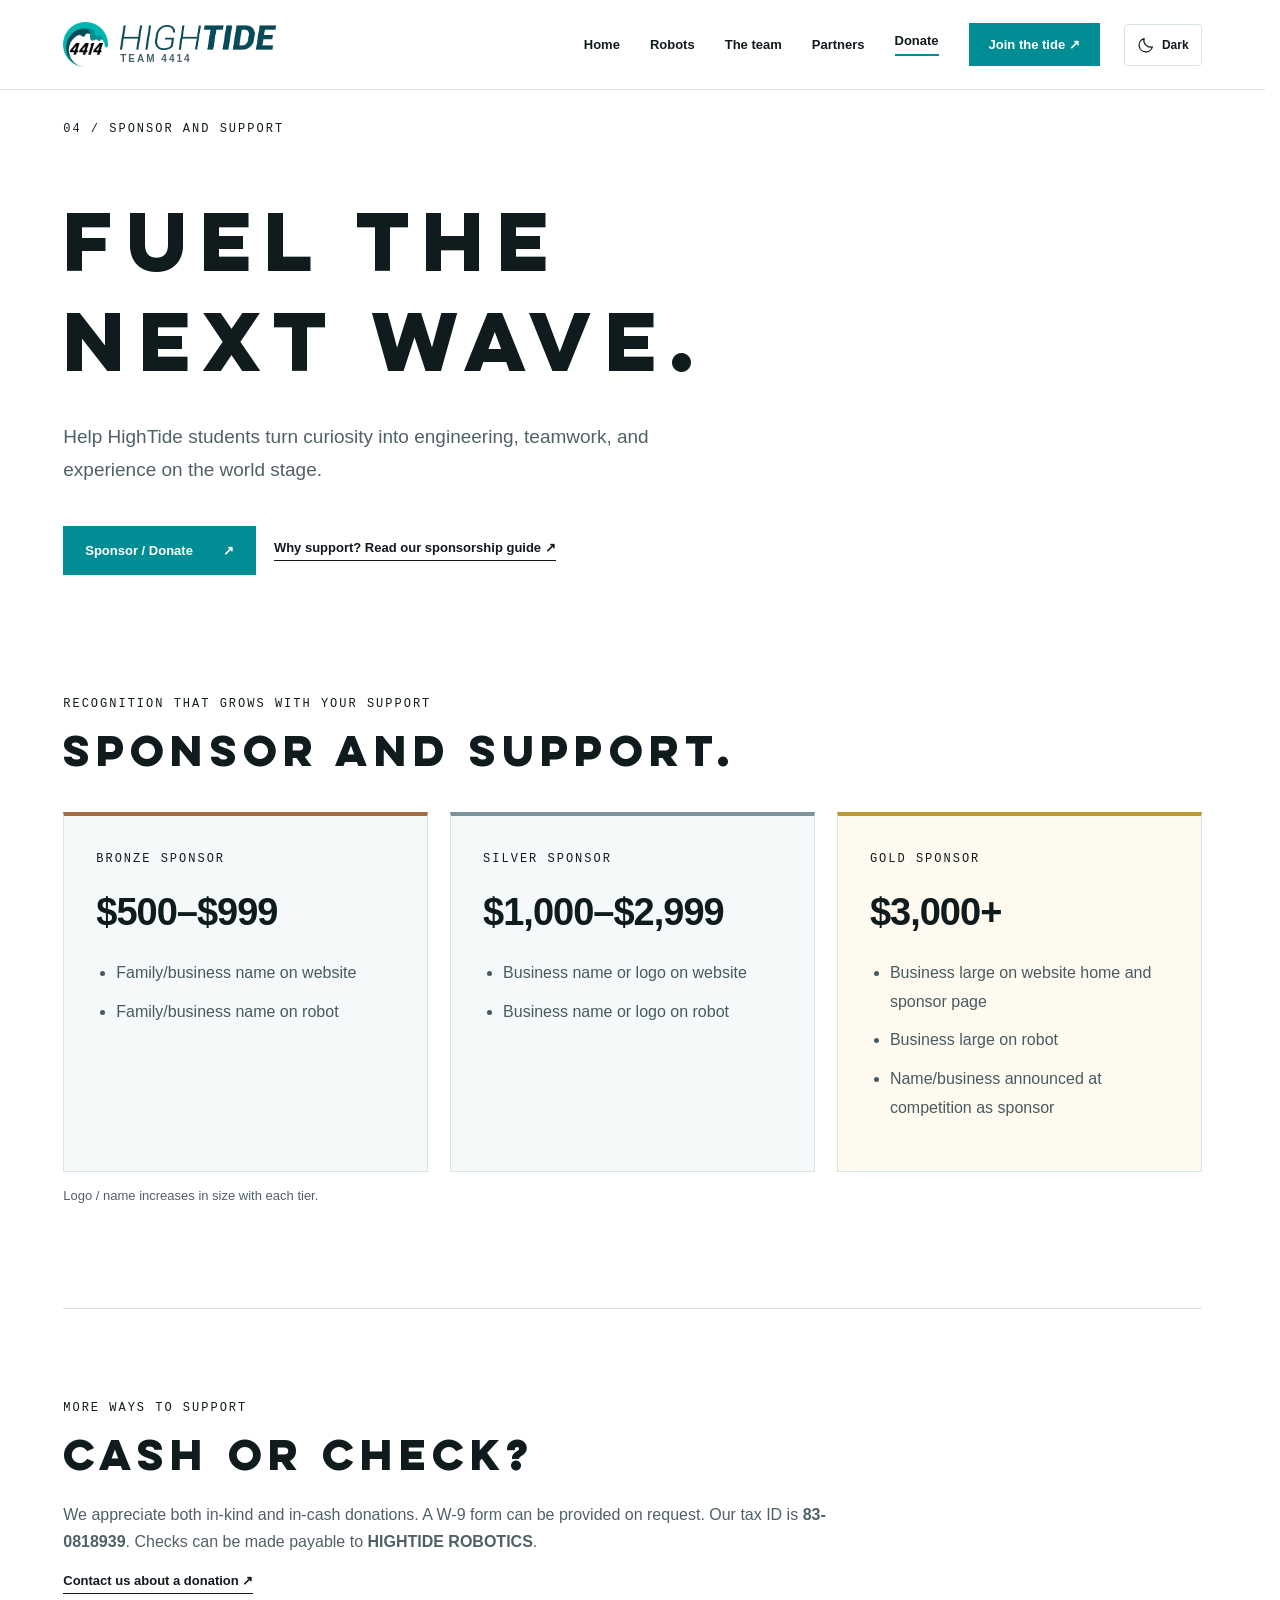
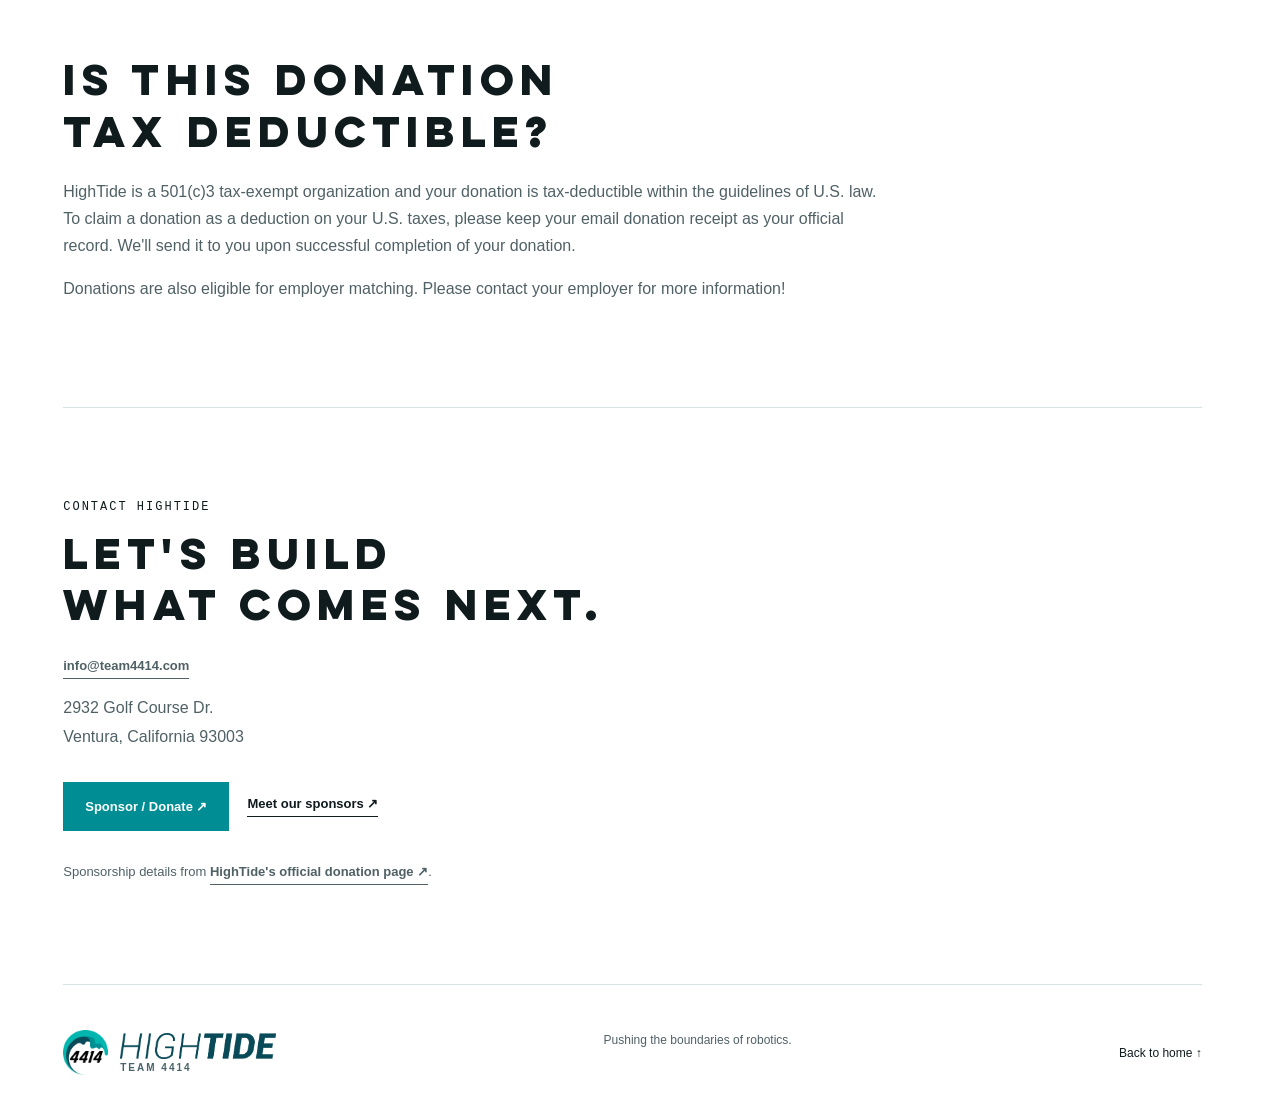
<file: donate.html>
<!doctype html><html lang="en"><head><meta charset="utf-8"><meta name="viewport" content="width=device-width,initial-scale=1"><meta name="description" content="Team 4414 Hightide. Pushing the boundaries of robotics. Explore our robots, our team, and the people who make it possible."><title>Donate | Team 4414 Hightide</title><link rel="icon" href="assets/logo.png"><link rel="preload" href="assets/lulo-bold.woff2" as="font" type="font/woff2" crossorigin><script>try{document.documentElement.dataset.theme=localStorage.getItem("hightide-theme")==="dark"?"dark":"light"}catch(e){document.documentElement.dataset.theme="light"}</script><link rel="stylesheet" href="styles.css?v=20261008-themes30"><script src="app.js?v=20261008-themes30" defer></script></head><body><div class="scroll-progress" aria-hidden="true"></div><a class="skip" href="#main">Skip to content</a><header><a class="brand" href="index.html" aria-label="Team 4414 Hightide home"><img class="brand-logo theme-light-art" src="assets/logo.png" alt=""><img class="brand-logo theme-dark-art" src="assets/logo-dark.png" alt=""><span><img class="wordmark theme-light-art" src="assets/wordmark-original.png" alt="HighTide"><img class="wordmark theme-dark-art" src="assets/wordmark-dark.png" alt="HighTide"><small>TEAM 4414</small></span></a><div class="header-controls"><button class="theme-toggle" type="button" aria-label="Switch to dark mode" title="Switch to dark mode"><svg class="theme-moon" viewBox="0 0 24 24" aria-hidden="true"><path d="M20.5 14.5A9 9 0 0 1 9.5 3.5a9 9 0 1 0 11 11Z"/></svg><svg class="theme-sun" viewBox="0 0 24 24" aria-hidden="true"><circle cx="12" cy="12" r="4"/><path d="M12 2v2m0 16v2M2 12h2m16 0h2M5 5l1.5 1.5m11 11L19 19M5 19l1.5-1.5m11-11L19 5"/></svg><span class="theme-dark-label">Dark</span><span class="theme-light-label">Light</span></button><button class="menu" aria-expanded="false" aria-controls="navigation">Menu</button></div><nav id="navigation" aria-label="Main navigation"><a href="index.html">Home</a><a href="robots.html">Robots</a><a href="team.html">The team</a><a href="sponsors.html">Partners</a><a href="donate.html" aria-current="page">Donate</a><a class="nav-cta" href="team.html#join">Join the tide ↗</a></nav></header><main id="main"><div class="wrap"><div class="eyebrow hero-top">04 / Sponsor and support</div><h1 class="page-title">Fuel the<br>next wave.</h1><p class="intro">Help HighTide students turn curiosity into engineering, teamwork, and experience on the world stage.</p><div class="actions donation-actions"><a class="button" href="https://www.paypal.com/us/fundraiser/charity/3404804" target="_blank" rel="noopener noreferrer">Sponsor / Donate <span>↗</span></a><a class="text-link" href="https://www.team4414.com/_files/ugd/8ca3d8_2940573f54a04ba48eadb67133db258c.pdf" target="_blank" rel="noopener noreferrer">Why support? Read our sponsorship guide ↗</a></div><section class="section"><span class="eyebrow">Recognition that grows with your support</span><h2>Sponsor and support.</h2><div class="donation-tiers"><article class="donation-tier bronze"><span class="eyebrow">Bronze sponsor</span><h3>$500–$999</h3><ul><li>Family/business name on website</li><li>Family/business name on robot</li></ul></article><article class="donation-tier silver"><span class="eyebrow">Silver sponsor</span><h3>$1,000–$2,999</h3><ul><li>Business name or logo on website</li><li>Business name or logo on robot</li></ul></article><article class="donation-tier gold"><span class="eyebrow">Gold sponsor</span><h3>$3,000+</h3><ul><li>Business large on website home and sponsor page</li><li>Business large on robot</li><li>Name/business announced at competition as sponsor</li></ul></article></div><p class="tier-note">Logo / name increases in size with each tier.</p></section><section class="section donation-details"><span class="eyebrow">More ways to support</span><h2>Cash or check?</h2><p>We appreciate both in-kind and in-cash donations. A W-9 form can be provided on request. Our tax ID is <strong>83-0818939</strong>. Checks can be made payable to <strong>HIGHTIDE ROBOTICS</strong>.</p><a class="text-link" href="mailto:info@team4414.com">Contact us about a donation ↗</a><h2>Is this donation<br>tax deductible?</h2><p>HighTide is a 501(c)3 tax-exempt organization and your donation is tax-deductible within the guidelines of U.S. law. To claim a donation as a deduction on your U.S. taxes, please keep your email donation receipt as your official record. We'll send it to you upon successful completion of your donation.</p><p>Donations are also eligible for employer matching. Please contact your employer for more information!</p></section><section class="section donation-contact"><span class="eyebrow">Contact HighTide</span><h2>Let's build<br>what comes next.</h2><p><a class="text-link" href="mailto:info@team4414.com">info@team4414.com</a></p><address>2932 Golf Course Dr.<br>Ventura, California 93003</address><div class="actions donation-actions"><a class="button" href="https://www.paypal.com/us/fundraiser/charity/3404804" target="_blank" rel="noopener noreferrer">Sponsor / Donate ↗</a><a class="text-link" href="sponsors.html">Meet our sponsors ↗</a></div><p class="donation-source">Sponsorship details from <a class="text-link" href="https://www.team4414.com/donate" target="_blank" rel="noopener noreferrer">HighTide's official donation page ↗</a>.</p></section></div></main><footer><a class="brand" href="index.html"><img class="brand-logo theme-light-art" src="assets/logo.png" alt="HighTide logo"><img class="brand-logo theme-dark-art" src="assets/logo-dark.png" alt="HighTide logo"><span><img class="wordmark theme-light-art" src="assets/wordmark-original.png" alt="HighTide"><img class="wordmark theme-dark-art" src="assets/wordmark-dark.png" alt="HighTide"><small>TEAM 4414</small></span></a><p>Pushing the boundaries of robotics.</p><div class="footer-links"><a href="index.html">Back to home ↑</a></div></footer></body></html>
</file>
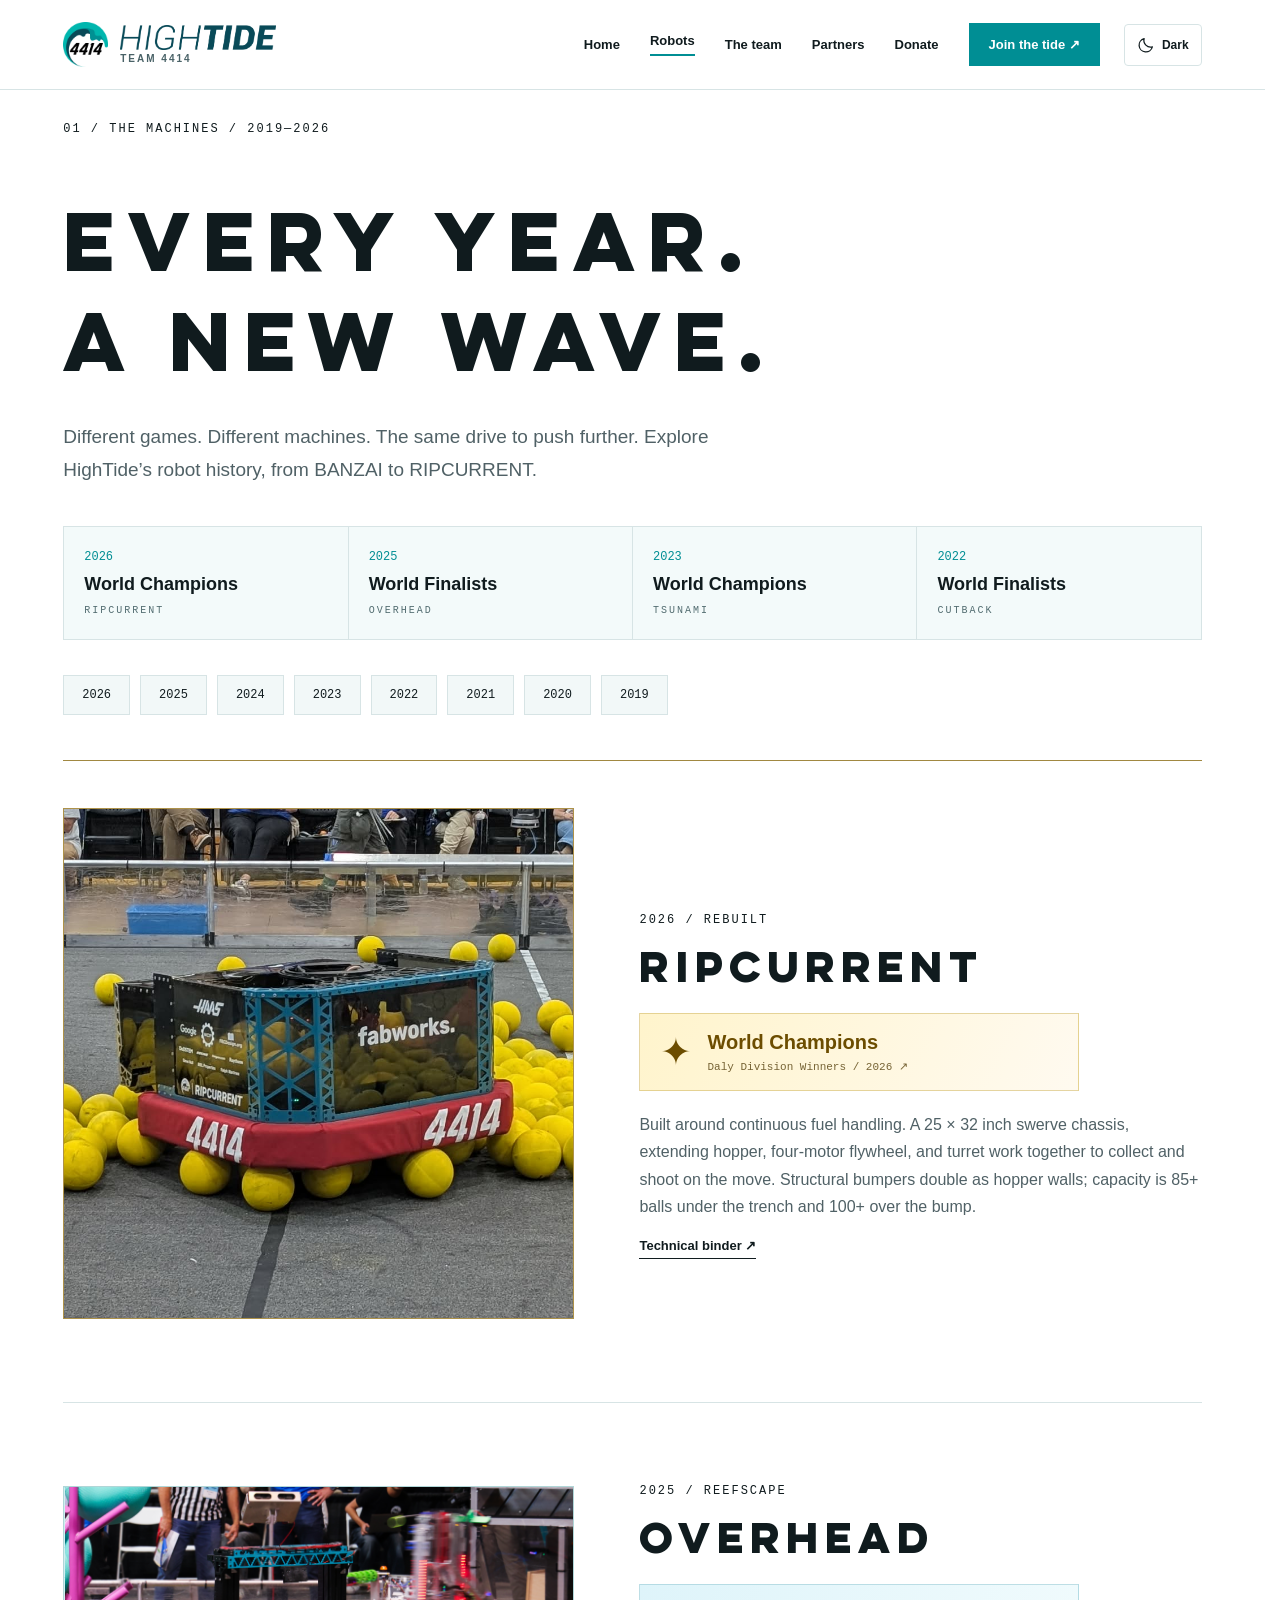
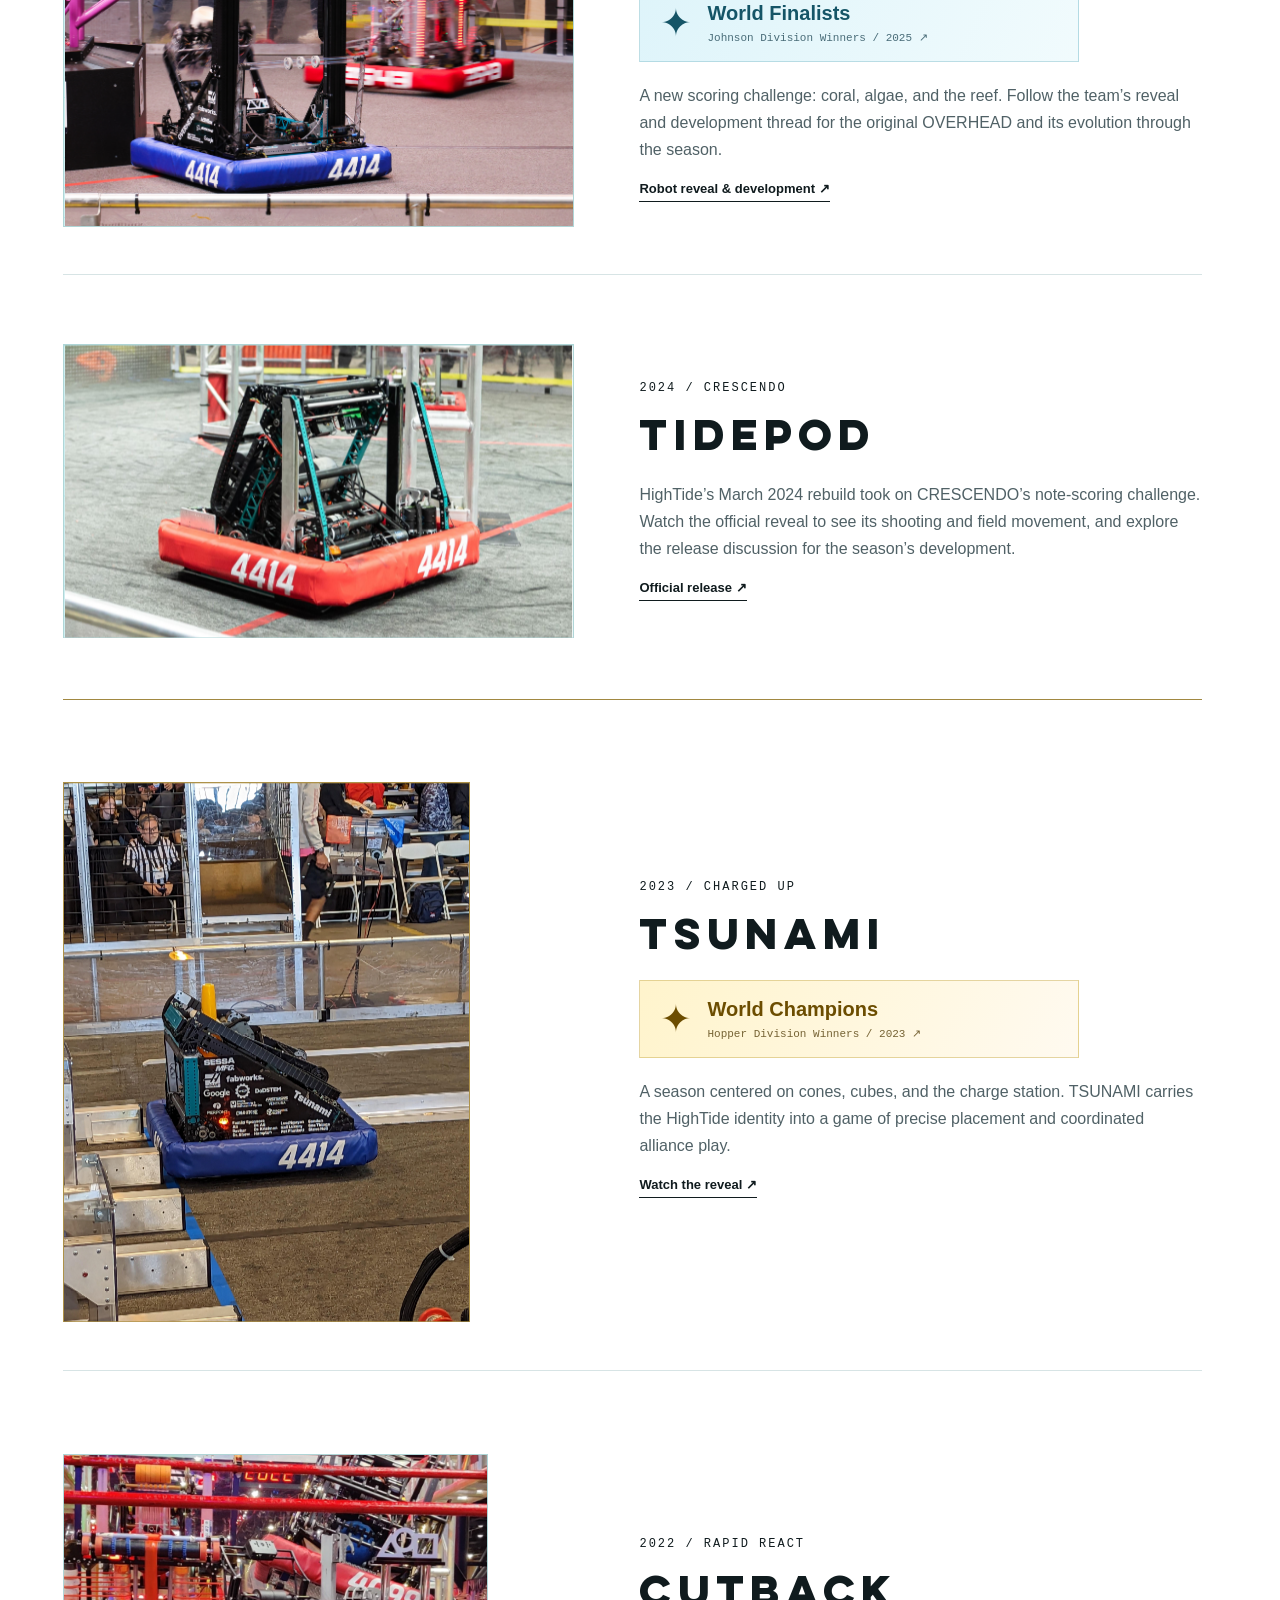
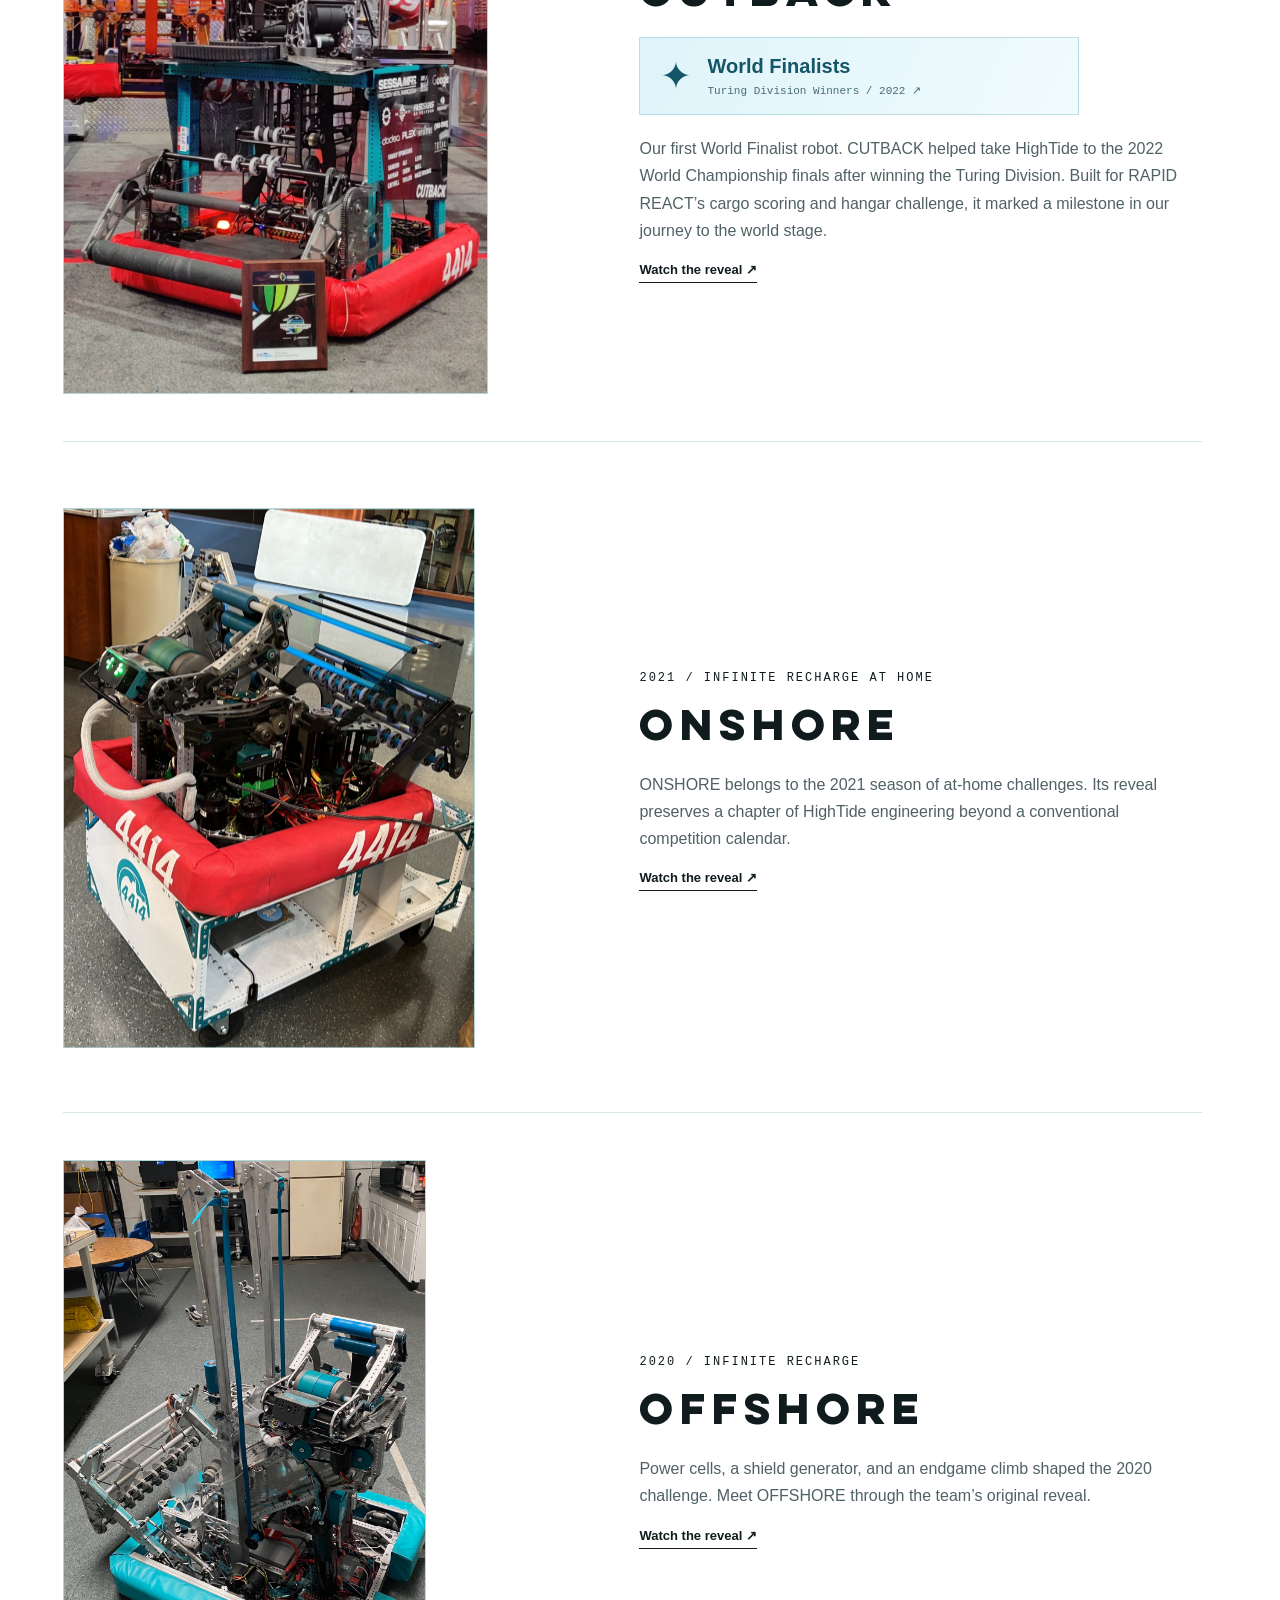
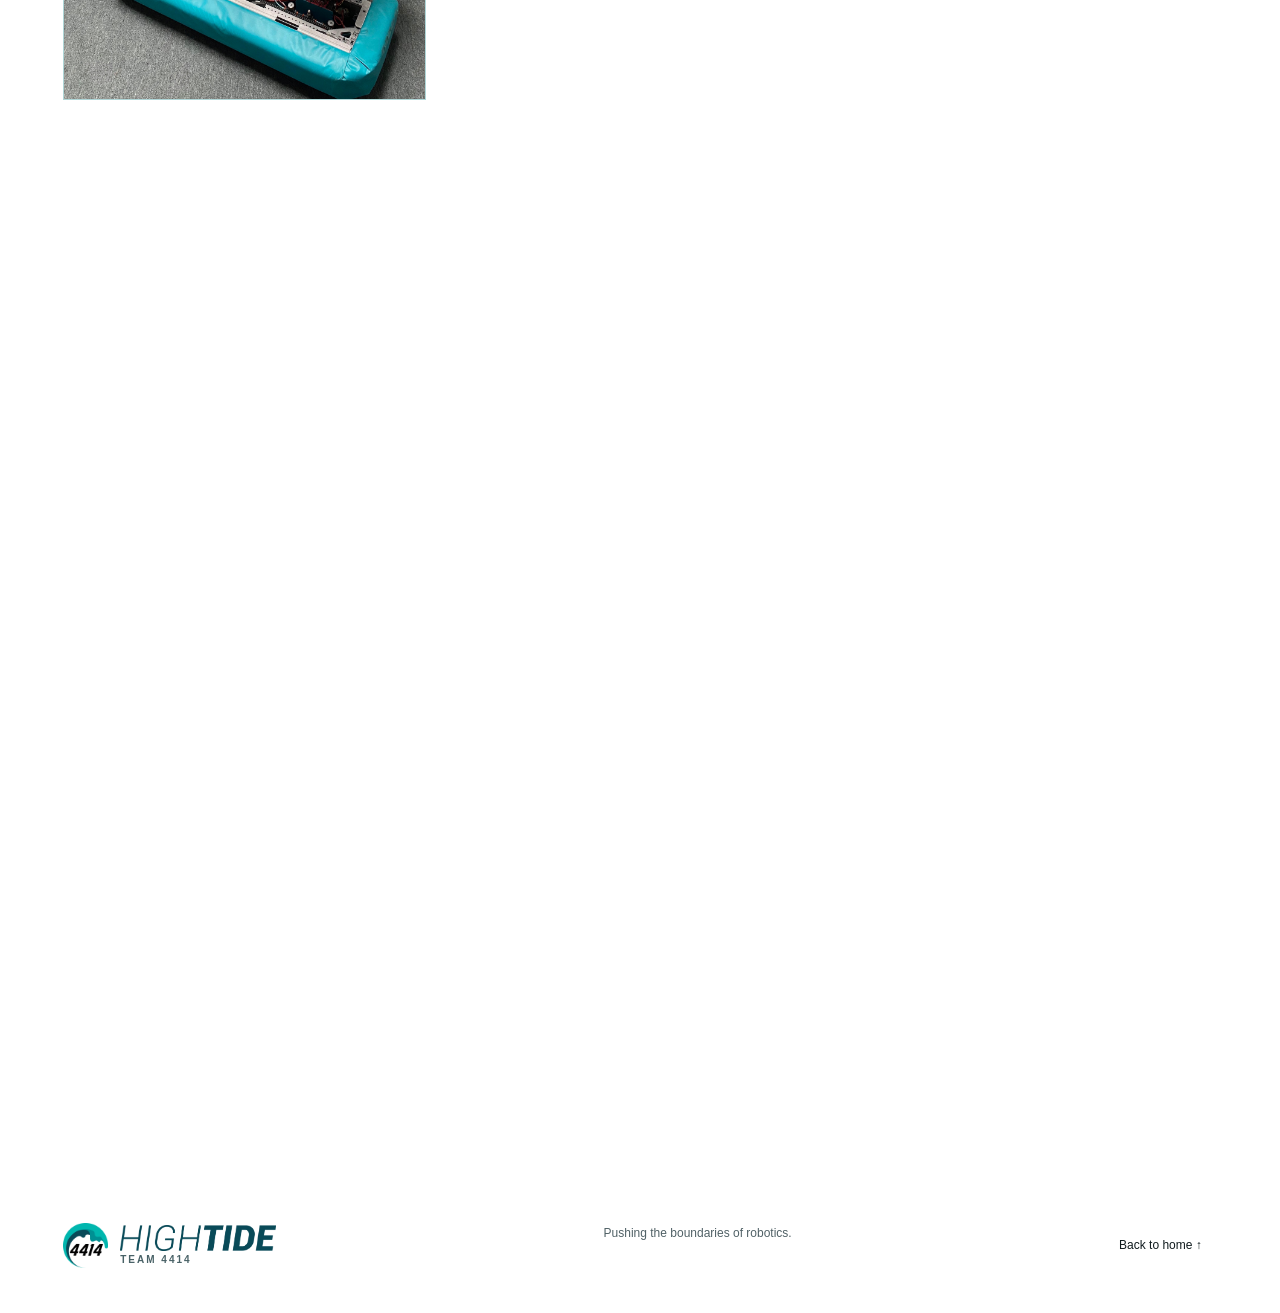
<file: robots.html>
<!doctype html><html lang="en"><head><meta charset="utf-8"><meta name="viewport" content="width=device-width,initial-scale=1"><meta name="description" content="Team 4414 Hightide. Pushing the boundaries of robotics. Explore our robots, our team, and the people who make it possible."><title>Robots | Team 4414 Hightide</title><link rel="icon" href="assets/logo.png"><link rel="preload" href="assets/lulo-bold.woff2" as="font" type="font/woff2" crossorigin><script>try{document.documentElement.dataset.theme=localStorage.getItem("hightide-theme")==="dark"?"dark":"light"}catch(e){document.documentElement.dataset.theme="light"}</script><link rel="stylesheet" href="styles.css?v=20261008-themes30"><script src="app.js?v=20261008-themes30" defer></script></head><body><div class="scroll-progress" aria-hidden="true"></div><a class="skip" href="#main">Skip to content</a><header><a class="brand" href="index.html" aria-label="Team 4414 Hightide home"><img class="brand-logo theme-light-art" src="assets/logo.png" alt=""><img class="brand-logo theme-dark-art" src="assets/logo-dark.png" alt=""><span><img class="wordmark theme-light-art" src="assets/wordmark-original.png" alt="HighTide"><img class="wordmark theme-dark-art" src="assets/wordmark-dark.png" alt="HighTide"><small>TEAM 4414</small></span></a><div class="header-controls"><button class="theme-toggle" type="button" aria-label="Switch to dark mode" title="Switch to dark mode"><svg class="theme-moon" viewBox="0 0 24 24" aria-hidden="true"><path d="M20.5 14.5A9 9 0 0 1 9.5 3.5a9 9 0 1 0 11 11Z"/></svg><svg class="theme-sun" viewBox="0 0 24 24" aria-hidden="true"><circle cx="12" cy="12" r="4"/><path d="M12 2v2m0 16v2M2 12h2m16 0h2M5 5l1.5 1.5m11 11L19 19M5 19l1.5-1.5m11-11L19 5"/></svg><span class="theme-dark-label">Dark</span><span class="theme-light-label">Light</span></button><button class="menu" aria-expanded="false" aria-controls="navigation">Menu</button></div><nav id="navigation" aria-label="Main navigation"><a href="index.html">Home</a><a href="robots.html" aria-current="page">Robots</a><a href="team.html">The team</a><a href="sponsors.html">Partners</a><a href="donate.html">Donate</a><a class="nav-cta" href="team.html#join">Join the tide ↗</a></nav></header><main id="main"><div class="wrap"><div class="eyebrow hero-top">01 / The machines / 2019—2026</div><h1 class="page-title">Every year.<br>A new wave.</h1><p class="intro">Different games. Different machines. The same drive to push further. Explore HighTide’s robot history, from BANZAI to RIPCURRENT.</p><div class="championship-strip" aria-label="Championship highlights"><a href="#robot-2026-ripcurrent"><span>2026</span><strong>World Champions</strong><small>RIPCURRENT</small></a><a href="#robot-2025-overhead"><span>2025</span><strong>World Finalists</strong><small>OVERHEAD</small></a><a href="#robot-2023-tsunami"><span>2023</span><strong>World Champions</strong><small>TSUNAMI</small></a><a href="#robot-2022-cutback"><span>2022</span><strong>World Finalists</strong><small>CUTBACK</small></a></div><div class="year-nav" aria-label="Robot seasons"><a href="#robot-2026-ripcurrent">2026</a><a href="#robot-2025-overhead">2025</a><a href="#robot-2024-tidepod">2024</a><a href="#robot-2023-tsunami">2023</a><a href="#robot-2022-cutback">2022</a><a href="#robot-2021-onshore">2021</a><a href="#robot-2020-offshore">2020</a><a href="#robot-2019-banzai">2019</a></div><article class="robot-entry" id="robot-2026-ripcurrent"><div class="robot-visual" style="aspect-ratio:900/900"><img src="assets/ripcurrent.jpg" width="900" height="900" loading="lazy" alt="Ripcurrent, HighTide’s 2026 robot"></div><div><span class="eyebrow">2026 / REBUILT</span><h2>Ripcurrent</h2><a class="honor-badge champion" href="https://www.thebluealliance.com/event/2026cmptx" target="_blank" rel="noopener noreferrer"><span class="honor-star" aria-hidden="true">✦</span><span><strong>World Champions</strong><small>Daly Division Winners / 2026 ↗</small></span></a><p>Built around continuous fuel handling. A 25 × 32 inch swerve chassis, extending hopper, four-motor flywheel, and turret work together to collect and shoot on the move. Structural bumpers double as hopper walls; capacity is 85+ balls under the trench and 100+ over the bump.</p><a class="text-link" href="https://2026.team4414.com/" target="_blank" rel="noopener noreferrer">Technical binder ↗</a></div></article><article class="robot-entry" id="robot-2025-overhead"><div class="robot-visual" style="aspect-ratio:4175/2783"><img src="assets/overhead.jpg" width="4175" height="2783" loading="lazy" alt="Overhead, HighTide’s 2025 robot"></div><div><span class="eyebrow">2025 / REEFSCAPE</span><h2>Overhead</h2><a class="honor-badge finalist" href="https://www.thebluealliance.com/event/2025cmptx" target="_blank" rel="noopener noreferrer"><span class="honor-star" aria-hidden="true">✦</span><span><strong>World Finalists</strong><small>Johnson Division Winners / 2025 ↗</small></span></a><p>A new scoring challenge: coral, algae, and the reef. Follow the team’s reveal and development thread for the original OVERHEAD and its evolution through the season.</p><a class="text-link" href="https://www.chiefdelphi.com/t/team-4414-hightide-2025-robot-overhead/493581" target="_blank" rel="noopener noreferrer">Robot reveal & development ↗</a></div></article><article class="robot-entry" id="robot-2024-tidepod"><div class="robot-visual" style="aspect-ratio:2381/1368"><img src="assets/tidepod.jpg" width="2381" height="1368" loading="lazy" alt="Tidepod, HighTide’s 2024 robot"></div><div><span class="eyebrow">2024 / CRESCENDO</span><h2>Tidepod</h2><p>HighTide’s March 2024 rebuild took on CRESCENDO’s note-scoring challenge. Watch the official reveal to see its shooting and field movement, and explore the release discussion for the season’s development.</p><a class="text-link" href="https://www.chiefdelphi.com/t/team-4414-hightide-2024-robot-tidepod/460154" target="_blank" rel="noopener noreferrer">Official release ↗</a></div></article><article class="robot-entry" id="robot-2023-tsunami"><div class="robot-visual" style="aspect-ratio:3072/4080"><img src="assets/tsunami-alternate.jpg" width="3072" height="4080" loading="lazy" alt="Tsunami, HighTide’s 2023 robot"></div><div><span class="eyebrow">2023 / CHARGED UP</span><h2>Tsunami</h2><a class="honor-badge champion" href="https://www.thebluealliance.com/event/2023cmptx" target="_blank" rel="noopener noreferrer"><span class="honor-star" aria-hidden="true">✦</span><span><strong>World Champions</strong><small>Hopper Division Winners / 2023 ↗</small></span></a><p>A season centered on cones, cubes, and the charge station. TSUNAMI carries the HighTide identity into a game of precise placement and coordinated alliance play.</p><a class="text-link" href="https://www.youtube.com/watch?v=yemH1sbKSQ4" target="_blank" rel="noopener noreferrer">Watch the reveal ↗</a></div></article><article class="robot-entry" id="robot-2022-cutback"><div class="robot-visual" style="aspect-ratio:1081/1374"><img src="assets/cutback.jpg" width="1081" height="1374" loading="lazy" alt="Cutback, HighTide’s 2022 robot"></div><div><span class="eyebrow">2022 / RAPID REACT</span><h2>Cutback</h2><a class="honor-badge finalist" href="https://www.thebluealliance.com/event/2022cmptx" target="_blank" rel="noopener noreferrer"><span class="honor-star" aria-hidden="true">✦</span><span><strong>World Finalists</strong><small>Turing Division Winners / 2022 ↗</small></span></a><p>Our first World Finalist robot. CUTBACK helped take HighTide to the 2022 World Championship finals after winning the Turing Division. Built for RAPID REACT’s cargo scoring and hangar challenge, it marked a milestone in our journey to the world stage.</p><a class="text-link" href="https://youtu.be/eaLhQbCd6_I" target="_blank" rel="noopener noreferrer">Watch the reveal ↗</a></div></article><article class="robot-entry" id="robot-2021-onshore"><div class="robot-visual" style="aspect-ratio:1486/1946"><img src="assets/onshore.jpg" width="1486" height="1946" loading="lazy" alt="Onshore, HighTide’s 2021 robot"></div><div><span class="eyebrow">2021 / INFINITE RECHARGE AT HOME</span><h2>Onshore</h2><p>ONSHORE belongs to the 2021 season of at-home challenges. Its reveal preserves a chapter of HighTide engineering beyond a conventional competition calendar.</p><a class="text-link" href="https://youtu.be/EjCz7m7TRaM" target="_blank" rel="noopener noreferrer">Watch the reveal ↗</a></div></article><article class="robot-entry" id="robot-2020-offshore"><div class="robot-visual" style="aspect-ratio:2392/3562"><img src="assets/offshore.jpg" width="2392" height="3562" loading="lazy" alt="Offshore, HighTide’s 2020 robot"></div><div><span class="eyebrow">2020 / INFINITE RECHARGE</span><h2>Offshore</h2><p>Power cells, a shield generator, and an endgame climb shaped the 2020 challenge. Meet OFFSHORE through the team’s original reveal.</p><a class="text-link" href="https://youtu.be/Sy9afD-bew8" target="_blank" rel="noopener noreferrer">Watch the reveal ↗</a></div></article><article class="robot-entry" id="robot-2019-banzai"><div class="robot-visual" style="aspect-ratio:1999/2999"><img src="assets/banzai.jpg" width="1999" height="2999" loading="lazy" alt="Banzai, HighTide’s 2019 robot"></div><div><span class="eyebrow">2019 / DESTINATION: DEEP SPACE</span><h2>Banzai</h2><p>Hatch panels and cargo made every cycle count. BANZAI is the earliest named robot in the team’s published archive, built for the 2019 space-themed game.</p><a class="text-link" href="https://youtu.be/Yp3l5F0qt8I" target="_blank" rel="noopener noreferrer">Watch the reveal ↗</a></div></article><section class="section"><span class="eyebrow">2018 / The beginning</span><h2>A team takes shape.</h2><p>HighTide was founded in 2018. The team’s published robot archive begins with 2019’s BANZAI; earlier robot details will be added when confirmed by the team.</p></section></div></main><footer><a class="brand" href="index.html"><img class="brand-logo theme-light-art" src="assets/logo.png" alt="HighTide logo"><img class="brand-logo theme-dark-art" src="assets/logo-dark.png" alt="HighTide logo"><span><img class="wordmark theme-light-art" src="assets/wordmark-original.png" alt="HighTide"><img class="wordmark theme-dark-art" src="assets/wordmark-dark.png" alt="HighTide"><small>TEAM 4414</small></span></a><p>Pushing the boundaries of robotics.</p><div class="footer-links"><a href="index.html">Back to home ↑</a></div></footer></body></html>
</file>
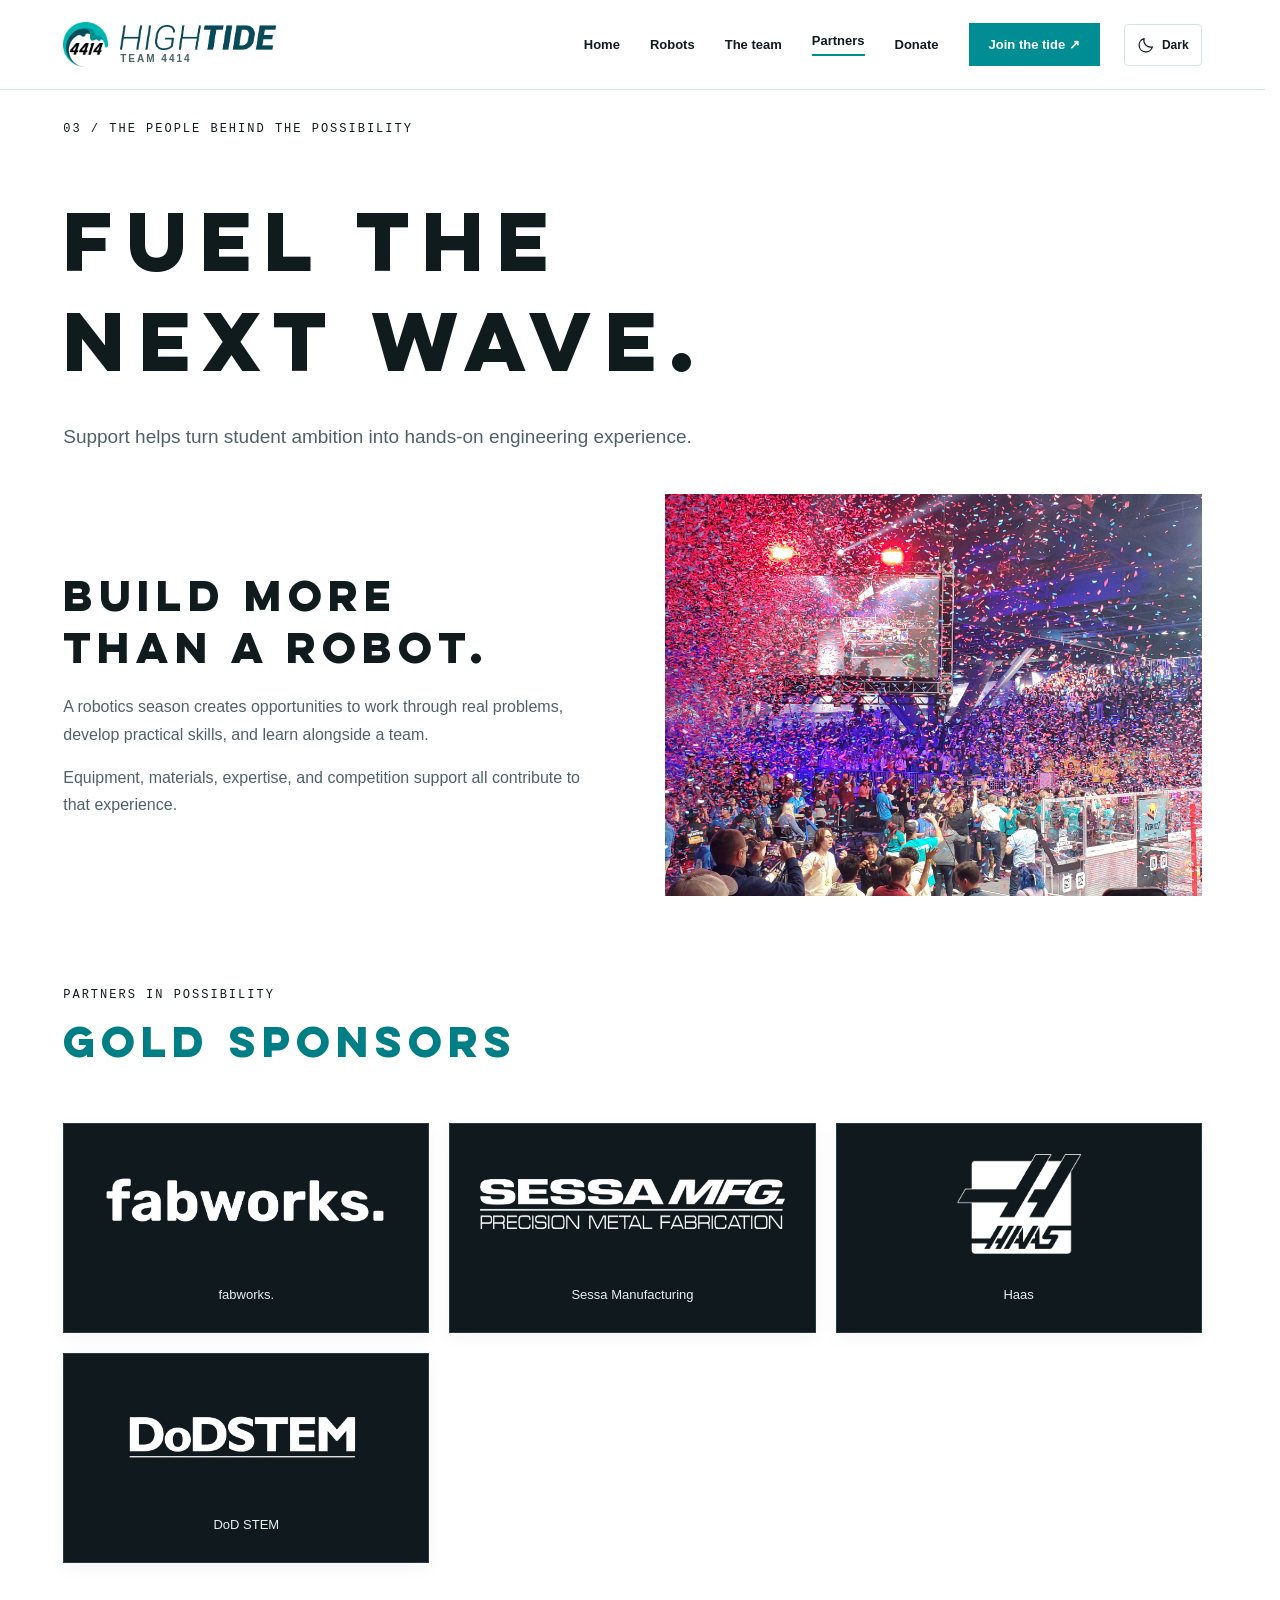
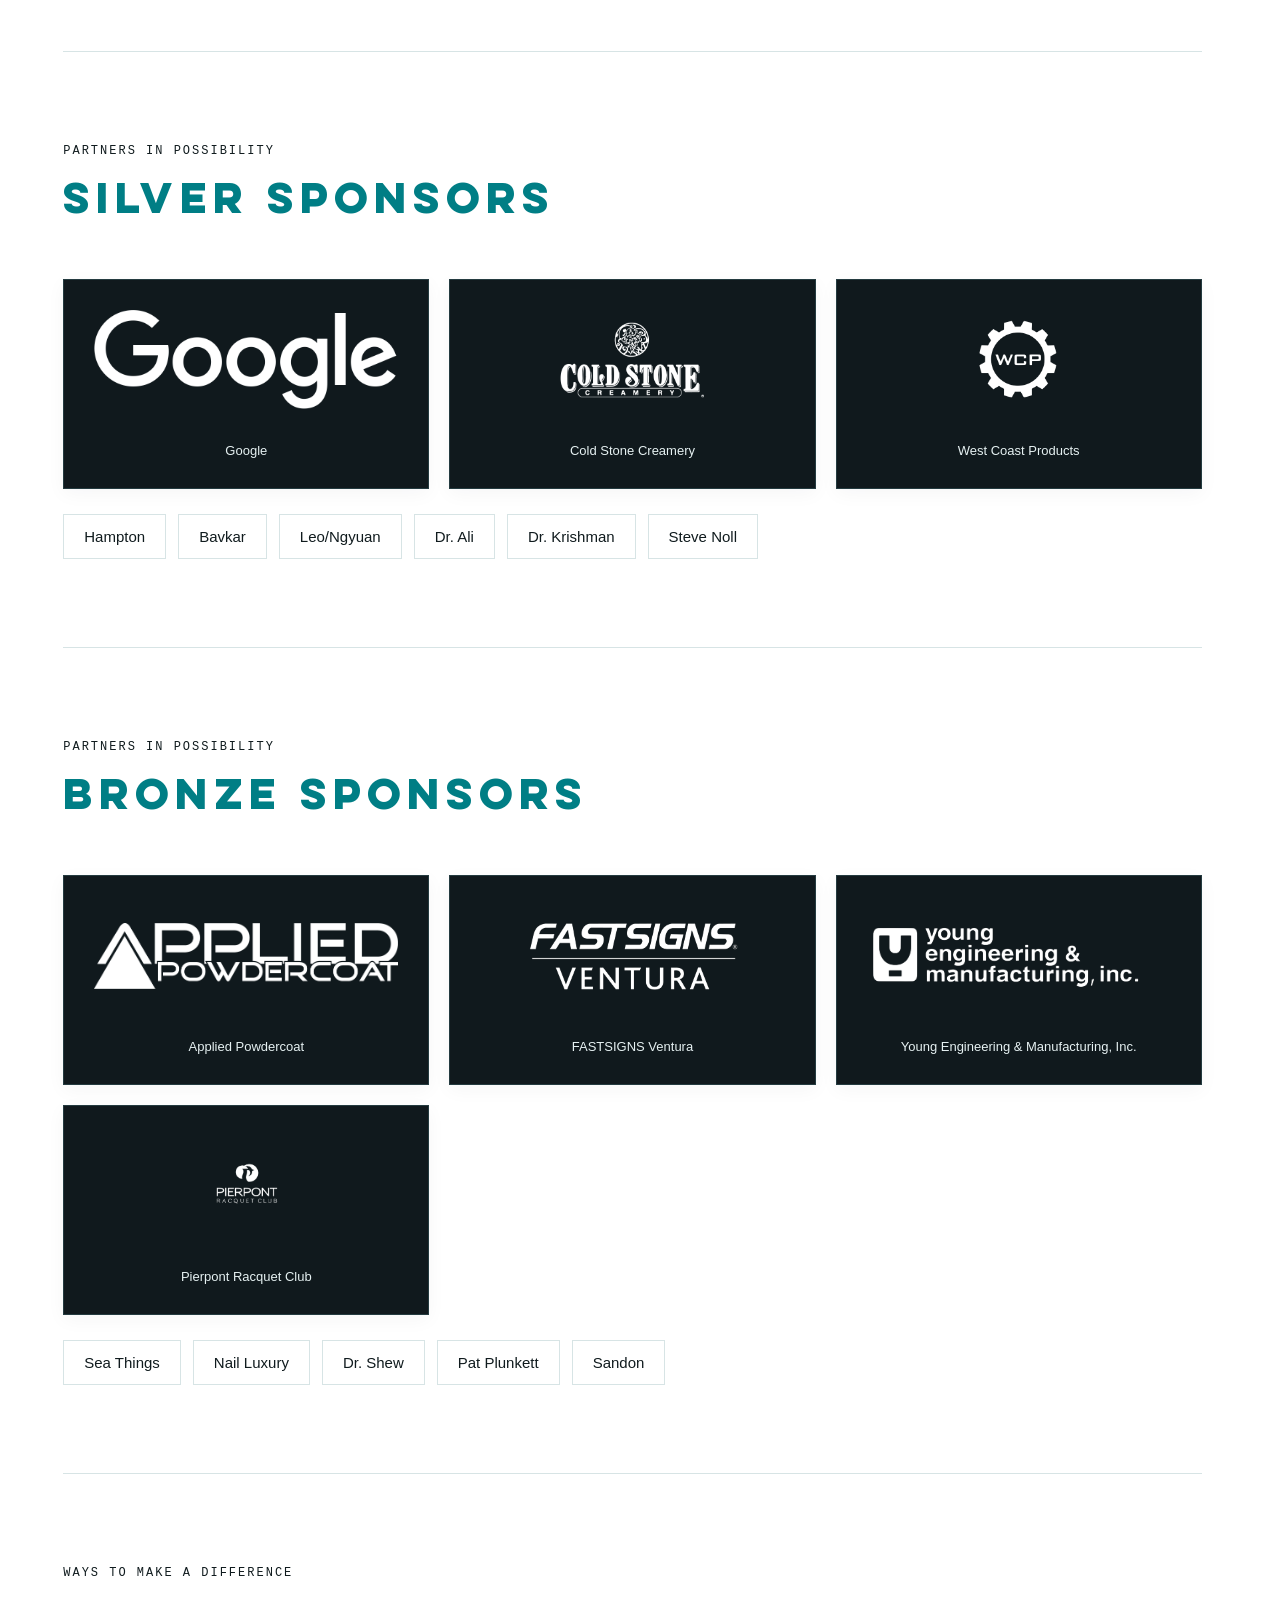
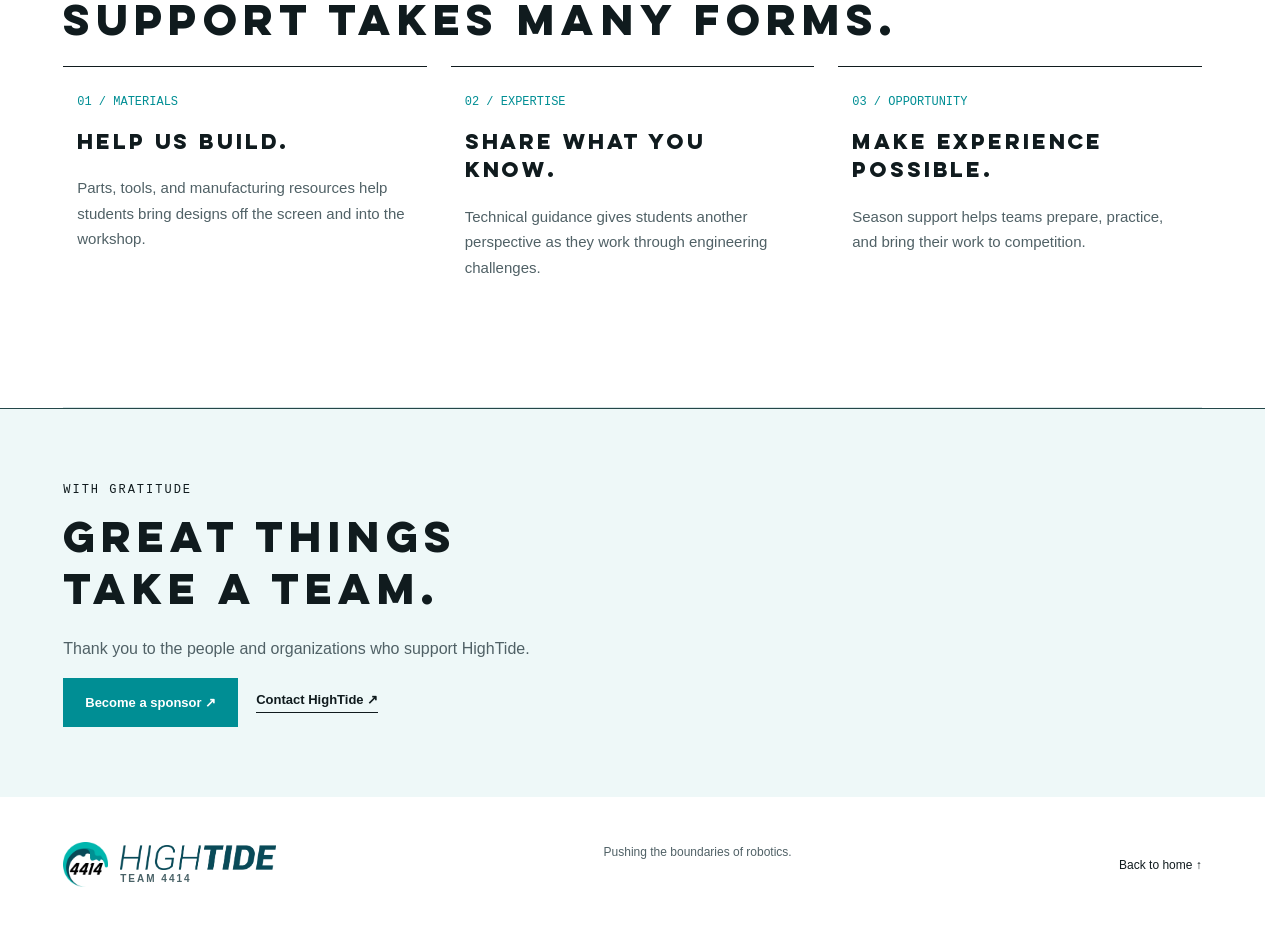
<file: sponsors.html>
<!doctype html><html lang="en"><head><meta charset="utf-8"><meta name="viewport" content="width=device-width,initial-scale=1"><meta name="description" content="Team 4414 Hightide. Pushing the boundaries of robotics. Explore our robots, our team, and the people who make it possible."><title>Partners | Team 4414 Hightide</title><link rel="icon" href="assets/logo.png"><link rel="preload" href="assets/lulo-bold.woff2" as="font" type="font/woff2" crossorigin><script>try{document.documentElement.dataset.theme=localStorage.getItem("hightide-theme")==="dark"?"dark":"light"}catch(e){document.documentElement.dataset.theme="light"}</script><link rel="stylesheet" href="styles.css?v=20261008-themes30"><script src="app.js?v=20261008-themes30" defer></script></head><body><div class="scroll-progress" aria-hidden="true"></div><a class="skip" href="#main">Skip to content</a><header><a class="brand" href="index.html" aria-label="Team 4414 Hightide home"><img class="brand-logo theme-light-art" src="assets/logo.png" alt=""><img class="brand-logo theme-dark-art" src="assets/logo-dark.png" alt=""><span><img class="wordmark theme-light-art" src="assets/wordmark-original.png" alt="HighTide"><img class="wordmark theme-dark-art" src="assets/wordmark-dark.png" alt="HighTide"><small>TEAM 4414</small></span></a><div class="header-controls"><button class="theme-toggle" type="button" aria-label="Switch to dark mode" title="Switch to dark mode"><svg class="theme-moon" viewBox="0 0 24 24" aria-hidden="true"><path d="M20.5 14.5A9 9 0 0 1 9.5 3.5a9 9 0 1 0 11 11Z"/></svg><svg class="theme-sun" viewBox="0 0 24 24" aria-hidden="true"><circle cx="12" cy="12" r="4"/><path d="M12 2v2m0 16v2M2 12h2m16 0h2M5 5l1.5 1.5m11 11L19 19M5 19l1.5-1.5m11-11L19 5"/></svg><span class="theme-dark-label">Dark</span><span class="theme-light-label">Light</span></button><button class="menu" aria-expanded="false" aria-controls="navigation">Menu</button></div><nav id="navigation" aria-label="Main navigation"><a href="index.html">Home</a><a href="robots.html">Robots</a><a href="team.html">The team</a><a href="sponsors.html" aria-current="page">Partners</a><a href="donate.html">Donate</a><a class="nav-cta" href="team.html#join">Join the tide ↗</a></nav></header><main id="main"><div class="wrap"><div class="eyebrow hero-top">03 / The people behind the possibility</div><h1 class="page-title">Fuel the<br>next wave.</h1><p class="intro">Support helps turn student ambition into hands-on engineering experience.</p><section class="split"><div><h2>Build more<br>than a robot.</h2><p>A robotics season creates opportunities to work through real problems, develop practical skills, and learn alongside a team.</p><p>Equipment, materials, expertise, and competition support all contribute to that experience.</p></div><img src="assets/worlds-confetti.jpg" alt="Confetti celebration at the 2026 FIRST Championship"></section><section class="section sponsor-tier"><div class="section-head"><div><span class="eyebrow">Partners in possibility</span><h2>Gold sponsors</h2></div></div><div class="sponsor-grid"><a class="sponsor-tile" href="https://www.fabworks.com/" target="_blank" rel="noopener noreferrer"><img src="assets/sponsor-0.png" loading="lazy" alt="fabworks."><span>fabworks.</span></a><a class="sponsor-tile" href="https://sessamfg.com/wordpress/" target="_blank" rel="noopener noreferrer"><img src="assets/sponsor-1.png" loading="lazy" alt="Sessa Manufacturing"><span>Sessa Manufacturing</span></a><a class="sponsor-tile" href="https://www.haascnc.com/" target="_blank" rel="noopener noreferrer"><img src="assets/sponsor-2.png" loading="lazy" alt="Haas"><span>Haas</span></a><a class="sponsor-tile" href="https://www.dodstem.us/" target="_blank" rel="noopener noreferrer"><img src="assets/sponsor-3.png" loading="lazy" alt="DoD STEM"><span>DoD STEM</span></a></div></section><section class="section sponsor-tier"><div class="section-head"><div><span class="eyebrow">Partners in possibility</span><h2>Silver sponsors</h2></div></div><div class="sponsor-grid"><a class="sponsor-tile" href="https://www.google.com/" target="_blank" rel="noopener noreferrer"><img src="assets/sponsor-4.png" loading="lazy" alt="Google"><span>Google</span></a><a class="sponsor-tile" href="https://www.coldstonecreamery.com/" target="_blank" rel="noopener noreferrer"><img src="assets/sponsor-5.png" loading="lazy" alt="Cold Stone Creamery"><span>Cold Stone Creamery</span></a><a class="sponsor-tile" href="https://wcproducts.com/" target="_blank" rel="noopener noreferrer"><img src="assets/sponsor-6.png" loading="lazy" alt="West Coast Products"><span>West Coast Products</span></a></div><ul class="community-sponsors" aria-label="Silver sponsors community supporters"><li>Hampton</li><li>Bavkar</li><li>Leo/Ngyuan</li><li>Dr. Ali</li><li>Dr. Krishman</li><li>Steve Noll</li></ul></section><section class="section sponsor-tier"><div class="section-head"><div><span class="eyebrow">Partners in possibility</span><h2>Bronze sponsors</h2></div></div><div class="sponsor-grid"><a class="sponsor-tile" href="https://appliedpowder.com/" target="_blank" rel="noopener noreferrer"><img src="assets/sponsor-7.png" loading="lazy" alt="Applied Powdercoat"><span>Applied Powdercoat</span></a><a class="sponsor-tile" href="https://www.fastsigns.com/ventura-ca/" target="_blank" rel="noopener noreferrer"><img src="assets/sponsor-9.png" loading="lazy" alt="FASTSIGNS Ventura"><span>FASTSIGNS Ventura</span></a><a class="sponsor-tile" href="https://www.youngeng.com/" target="_blank" rel="noopener noreferrer"><img src="assets/sponsor-10.png" loading="lazy" alt="Young Engineering & Manufacturing, Inc."><span>Young Engineering & Manufacturing, Inc.</span></a><a class="sponsor-tile" href="https://www.pierpontrc.com/" target="_blank" rel="noopener noreferrer"><img src="assets/sponsor-11.png" loading="lazy" alt="Pierpont Racquet Club"><span>Pierpont Racquet Club</span></a></div><ul class="community-sponsors" aria-label="Bronze sponsors community supporters"><li>Sea Things</li><li>Nail Luxury</li><li>Dr. Shew</li><li>Pat Plunkett</li><li>Sandon</li></ul></section><section class="section"><span class="eyebrow">Ways to make a difference</span><h2>Support takes many forms.</h2><div class="cards"><article class="card"><span class="num">01 / MATERIALS</span><h3>Help us build.</h3><p>Parts, tools, and manufacturing resources help students bring designs off the screen and into the workshop.</p></article><article class="card"><span class="num">02 / EXPERTISE</span><h3>Share what you know.</h3><p>Technical guidance gives students another perspective as they work through engineering challenges.</p></article><article class="card"><span class="num">03 / OPPORTUNITY</span><h3>Make experience possible.</h3><p>Season support helps teams prepare, practice, and bring their work to competition.</p></article></div></section></div><section class="dark"><span class="eyebrow">With gratitude</span><h2>Great things<br>take a team.</h2><p>Thank you to the people and organizations who support HighTide.</p><div class="actions"><a class="button" href="donate.html">Become a sponsor ↗</a><a class="text-link" href="mailto:info@team4414.com">Contact HighTide ↗</a></div></section></main><footer><a class="brand" href="index.html"><img class="brand-logo theme-light-art" src="assets/logo.png" alt="HighTide logo"><img class="brand-logo theme-dark-art" src="assets/logo-dark.png" alt="HighTide logo"><span><img class="wordmark theme-light-art" src="assets/wordmark-original.png" alt="HighTide"><img class="wordmark theme-dark-art" src="assets/wordmark-dark.png" alt="HighTide"><small>TEAM 4414</small></span></a><p>Pushing the boundaries of robotics.</p><div class="footer-links"><a href="index.html">Back to home ↑</a></div></footer></body></html>
</file>
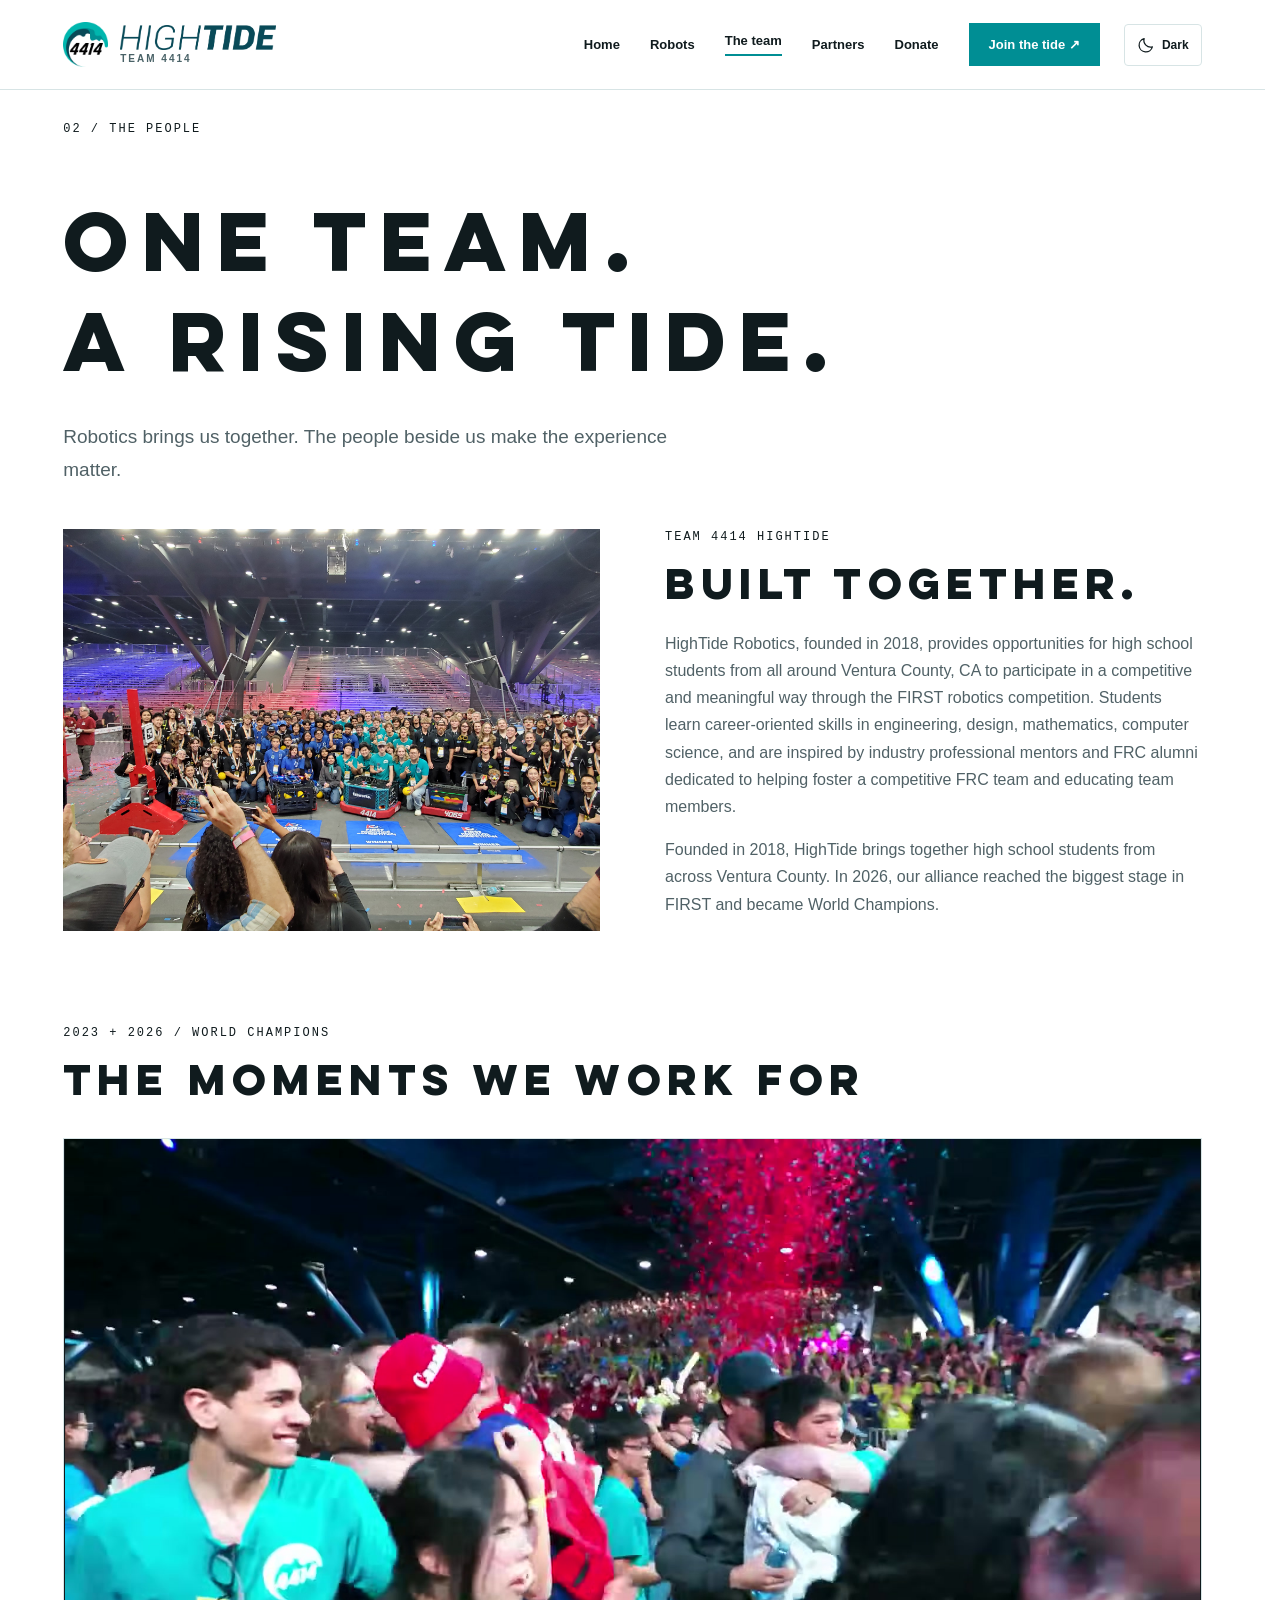
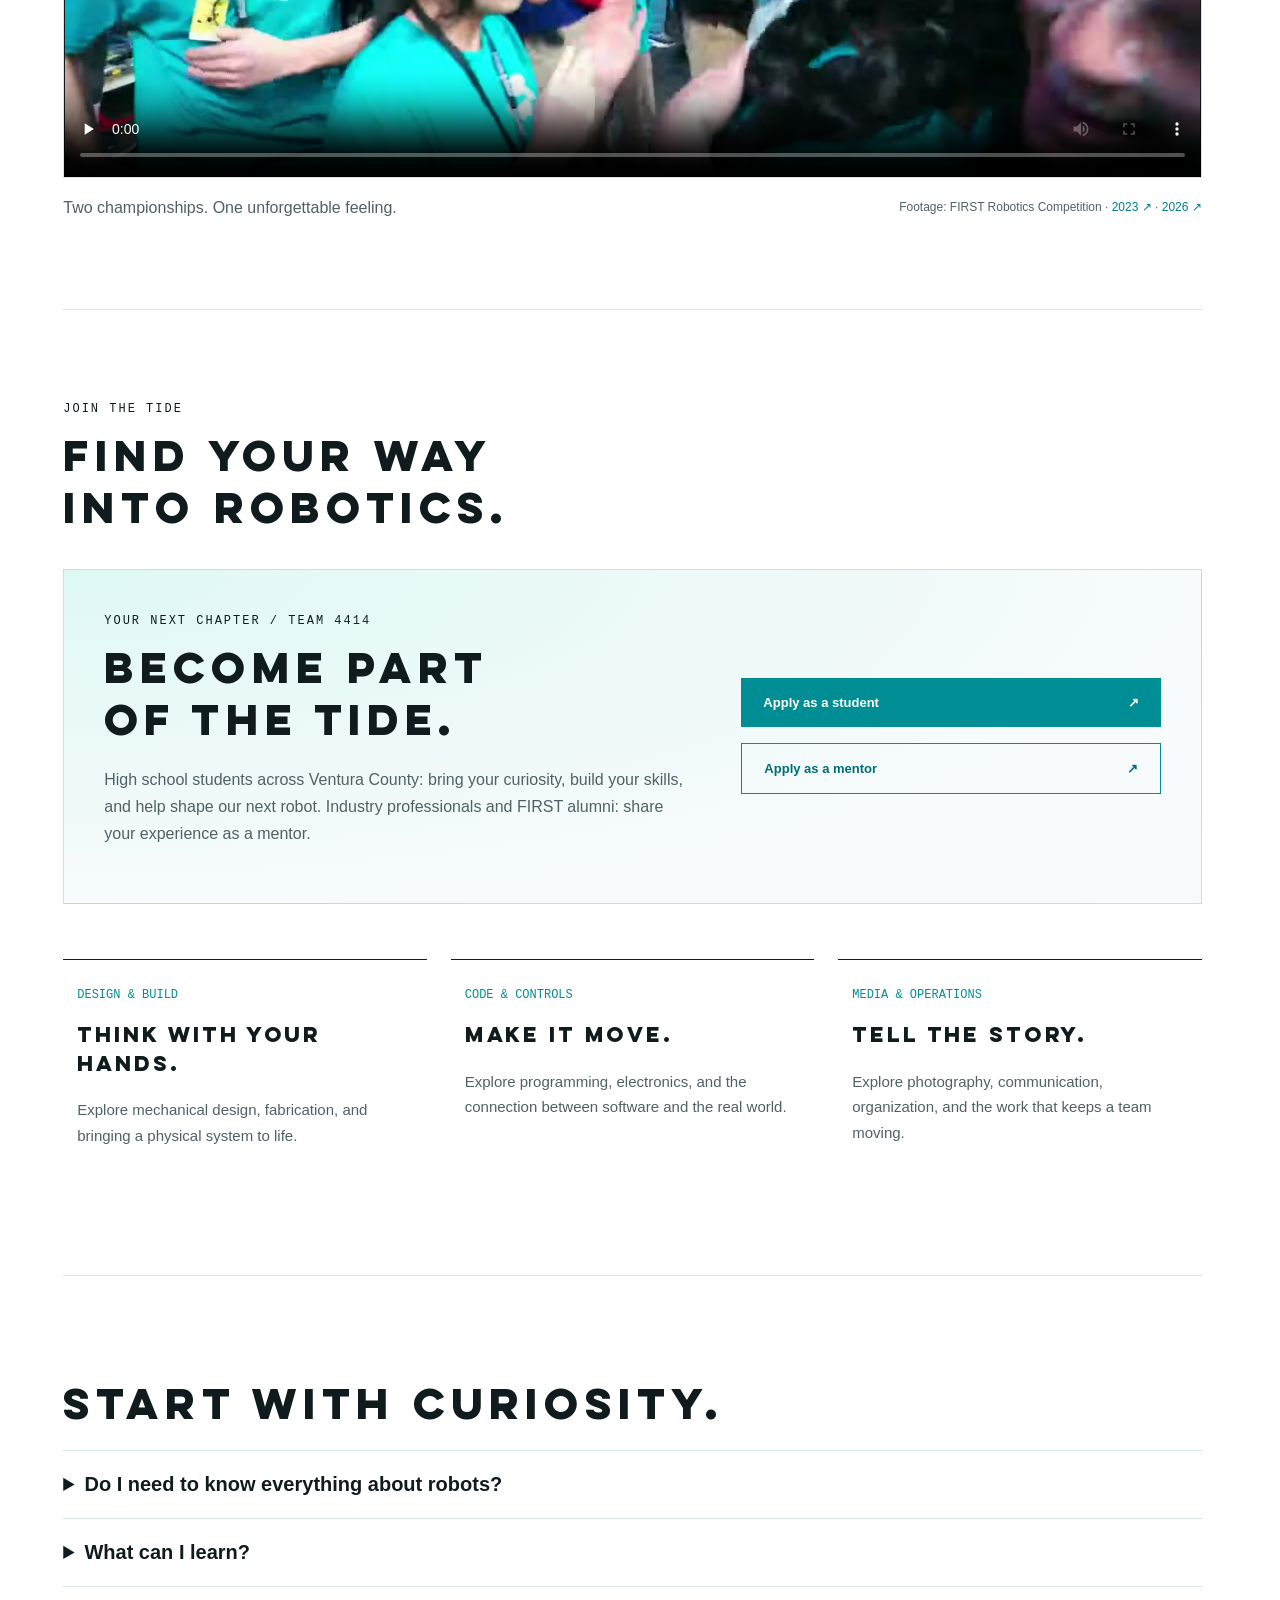
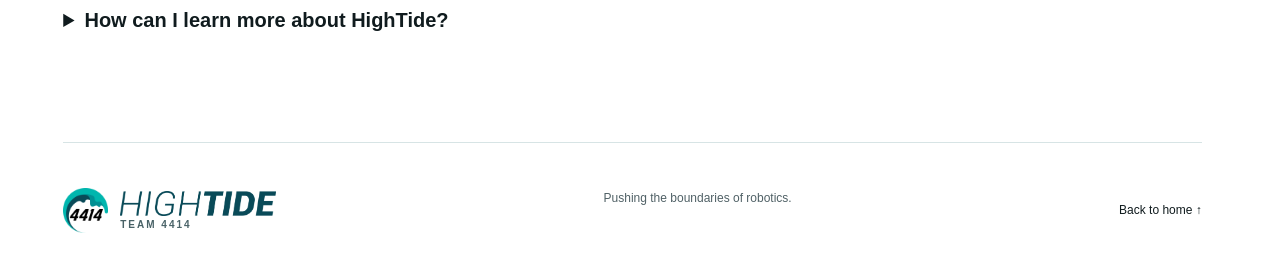
<file: team.html>
<!doctype html><html lang="en"><head><meta charset="utf-8"><meta name="viewport" content="width=device-width,initial-scale=1"><meta name="description" content="Team 4414 Hightide. Pushing the boundaries of robotics. Explore our robots, our team, and the people who make it possible."><title>The team | Team 4414 Hightide</title><link rel="icon" href="assets/logo.png"><link rel="preload" href="assets/lulo-bold.woff2" as="font" type="font/woff2" crossorigin><script>try{document.documentElement.dataset.theme=localStorage.getItem("hightide-theme")==="dark"?"dark":"light"}catch(e){document.documentElement.dataset.theme="light"}</script><link rel="stylesheet" href="styles.css?v=20261008-themes30"><script src="app.js?v=20261008-themes30" defer></script></head><body><div class="scroll-progress" aria-hidden="true"></div><a class="skip" href="#main">Skip to content</a><header><a class="brand" href="index.html" aria-label="Team 4414 Hightide home"><img class="brand-logo theme-light-art" src="assets/logo.png" alt=""><img class="brand-logo theme-dark-art" src="assets/logo-dark.png" alt=""><span><img class="wordmark theme-light-art" src="assets/wordmark-original.png" alt="HighTide"><img class="wordmark theme-dark-art" src="assets/wordmark-dark.png" alt="HighTide"><small>TEAM 4414</small></span></a><div class="header-controls"><button class="theme-toggle" type="button" aria-label="Switch to dark mode" title="Switch to dark mode"><svg class="theme-moon" viewBox="0 0 24 24" aria-hidden="true"><path d="M20.5 14.5A9 9 0 0 1 9.5 3.5a9 9 0 1 0 11 11Z"/></svg><svg class="theme-sun" viewBox="0 0 24 24" aria-hidden="true"><circle cx="12" cy="12" r="4"/><path d="M12 2v2m0 16v2M2 12h2m16 0h2M5 5l1.5 1.5m11 11L19 19M5 19l1.5-1.5m11-11L19 5"/></svg><span class="theme-dark-label">Dark</span><span class="theme-light-label">Light</span></button><button class="menu" aria-expanded="false" aria-controls="navigation">Menu</button></div><nav id="navigation" aria-label="Main navigation"><a href="index.html">Home</a><a href="robots.html">Robots</a><a href="team.html" aria-current="page">The team</a><a href="sponsors.html">Partners</a><a href="donate.html">Donate</a><a class="nav-cta" href="team.html#join">Join the tide ↗</a></nav></header><main id="main"><div class="wrap"><div class="eyebrow hero-top">02 / The people</div><h1 class="page-title">One team.<br>A rising tide.</h1><p class="intro">Robotics brings us together. The people beside us make the experience matter.</p><section class="split"><img class="team-shot" src="assets/team-selected.jpg" alt="HighTide Robotics team together at competition"><div><span class="eyebrow">Team 4414 Hightide</span><h2>Built together.</h2><p>HighTide Robotics, founded in 2018, provides opportunities for high school students from all around Ventura County, CA to participate in a competitive and meaningful way through the FIRST robotics competition. Students learn career-oriented skills in engineering, design, mathematics, computer science, and are inspired by industry professional mentors and FRC alumni dedicated to helping foster a competitive FRC team and educating team members.</p><p>Founded in 2018, HighTide brings together high school students from across Ventura County. In 2026, our alliance reached the biggest stage in FIRST and became World Champions.</p></div></section><section class="section champion-moments" id="world-champion-moments" aria-labelledby="moments-heading"><span class="eyebrow">2023 + 2026 / World Champions</span><h2 id="moments-heading">The moments we work for</h2><video class="championship-video" controls playsinline preload="none" poster="assets/world-champion-moments.jpg" width="1920" height="1080" aria-label="HighTide's 2023 and 2026 World Championship winning moments"><source src="assets/world-champion-moments.mp4?v=4" type="video/mp4"><track kind="captions" src="assets/world-champion-moments.en.vtt?v=4" srclang="en" label="English"><track kind="chapters" src="assets/world-champion-moments.chapters.vtt?v=4" srclang="en" label="Championship years"><p><a href="assets/world-champion-moments.mp4?v=4">Watch our championship moments.</a></p></video><div class="moment-details"><p>Two championships. One unforgettable feeling.</p><span>Footage: FIRST Robotics Competition · <a href="https://www.youtube.com/watch?v=PFW2Sc3shaA" target="_blank" rel="noopener noreferrer">2023 ↗</a> · <a href="https://www.youtube.com/watch?v=j8wz5vw5XfE" target="_blank" rel="noopener noreferrer">2026 ↗</a></span></div></section><section class="section" id="join"><span class="eyebrow">Join the tide</span><h2>Find your way<br>into robotics.</h2><div class="application-panel"><div><span class="eyebrow">Your next chapter / Team 4414</span><h2>Become part<br>of the tide.</h2><p>High school students across Ventura County: bring your curiosity, build your skills, and help shape our next robot. Industry professionals and FIRST alumni: share your experience as a mentor.</p></div><div class="application-actions"><a class="button" href="https://docs.google.com/forms/d/e/1FAIpQLSc440uEf1ipPwRY7QsOOTcfV6rrFr2jQ8zDA5O3M65KvYIGPA/viewform?usp=sf_link" target="_blank" rel="noopener noreferrer">Apply as a student <span>↗</span></a><a class="button secondary-button" href="https://docs.google.com/forms/d/e/1FAIpQLSfpb1WZwUZlmu0Un_3O5Cat-z9YULd6QVQe5pS9EVsPIxWjsA/viewform?usp=sf_link" target="_blank" rel="noopener noreferrer">Apply as a mentor <span>↗</span></a></div></div><div class="cards"><article class="card"><span class="num">DESIGN & BUILD</span><h3>Think with your hands.</h3><p>Explore mechanical design, fabrication, and bringing a physical system to life.</p></article><article class="card"><span class="num">CODE & CONTROLS</span><h3>Make it move.</h3><p>Explore programming, electronics, and the connection between software and the real world.</p></article><article class="card"><span class="num">MEDIA & OPERATIONS</span><h3>Tell the story.</h3><p>Explore photography, communication, organization, and the work that keeps a team moving.</p></article></div></section><section class="section faq"><h2>Start with curiosity.</h2><details><summary>Do I need to know everything about robots?</summary><p>Curiosity and a willingness to learn are a great starting point. Ask the team about current opportunities and what participation involves.</p></details><details><summary>What can I learn?</summary><p>Robotics connects design, manufacturing, programming, communication, and teamwork. Explore the areas that interest you and discover how they fit together.</p></details><details><summary>How can I learn more about HighTide?</summary><p>Email <a class="text-link" href="mailto:info@team4414.com">info@team4414.com</a> to ask about current opportunities. Explore our robot history and shared photo archive to see the team in action.</p><a class="text-link" href="robots.html">Explore the robot ↗</a></details></section></div></main><footer><a class="brand" href="index.html"><img class="brand-logo theme-light-art" src="assets/logo.png" alt="HighTide logo"><img class="brand-logo theme-dark-art" src="assets/logo-dark.png" alt="HighTide logo"><span><img class="wordmark theme-light-art" src="assets/wordmark-original.png" alt="HighTide"><img class="wordmark theme-dark-art" src="assets/wordmark-dark.png" alt="HighTide"><small>TEAM 4414</small></span></a><p>Pushing the boundaries of robotics.</p><div class="footer-links"><a href="index.html">Back to home ↑</a></div></footer></body></html>
</file>
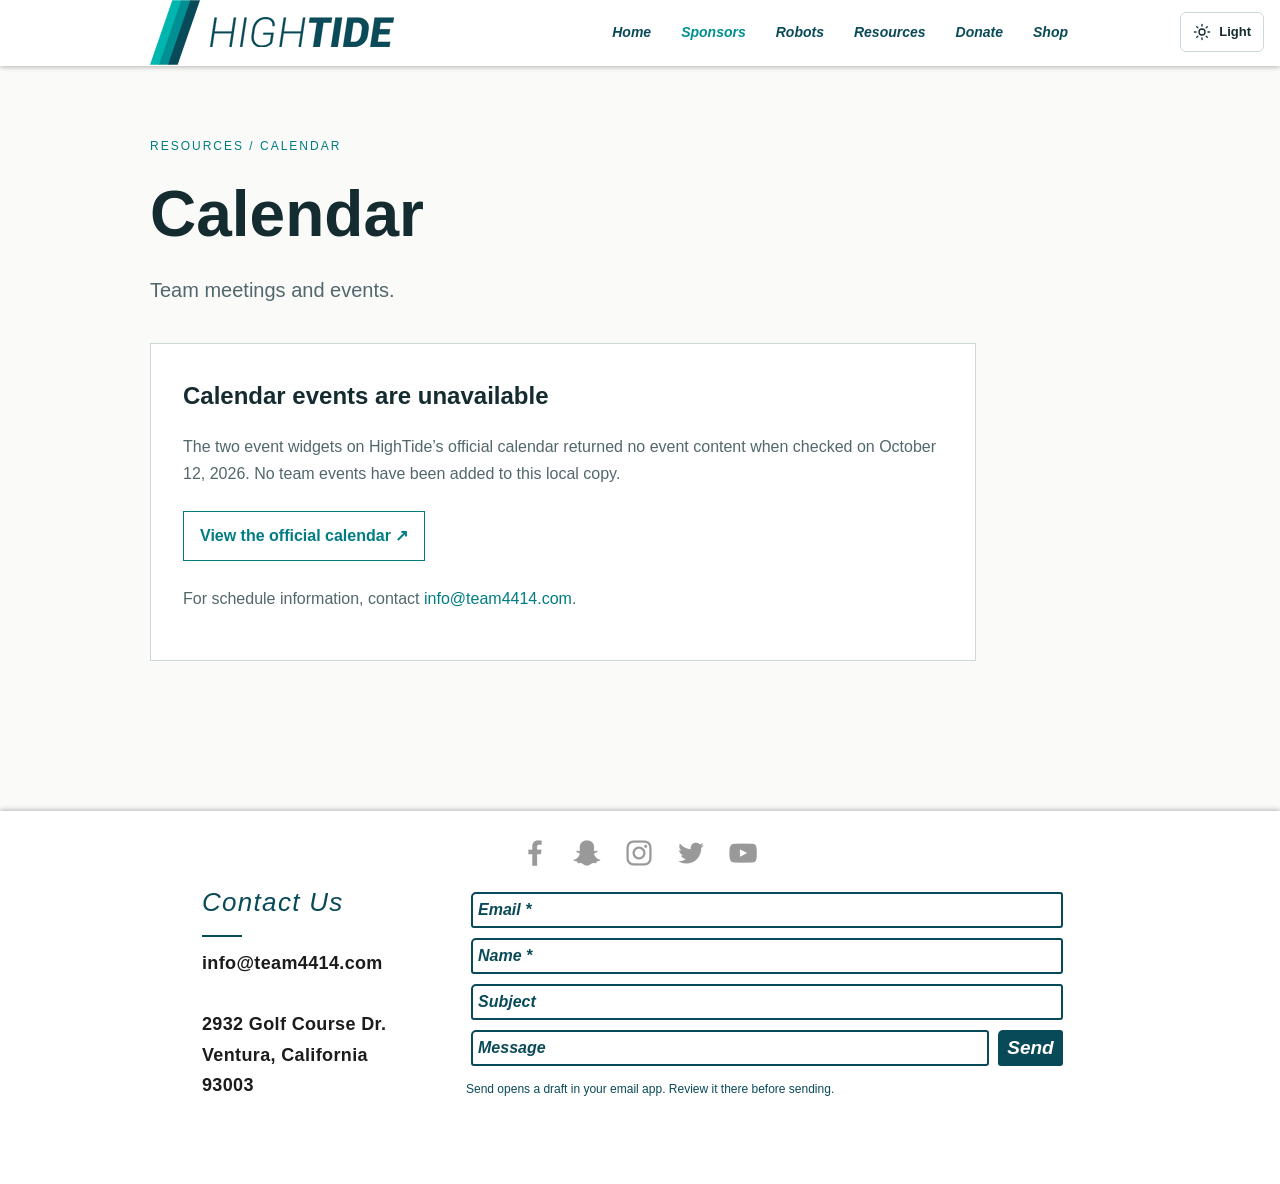
<file: official-revamp/calendar.html>
<!DOCTYPE html>
<html lang="en">
<head>
  
  <meta charset='utf-8'>
  <meta name="viewport" content="width=device-width, initial-scale=1" id="wixDesktopViewport" />
  <meta http-equiv="X-UA-Compatible" content="IE=edge">
  <meta name="generator" content="Wix.com Website Builder"/>

  <link rel="icon" sizes="192x192" href="assets/6a2517e0208572bcdb45.png" type="image/png"/>
  <link rel="shortcut icon" href="assets/ac8cab47b328938e9372.png" type="image/png"/>
  <link rel="apple-touch-icon" href="assets/9e45f8d595b29e745906.png" type="image/png"/>

  <!-- Safari Pinned Tab Icon -->
  <!-- <link rel="mask-icon" href="assets/ac8cab47b328938e9372.png"> -->

  <!-- Segmenter Polyfill -->
  

  <!-- Legacy Polyfills -->
  
  

  <!-- Performance API Polyfills -->
  

  
    <!-- Essential Viewer Model -->
    
    
  

  <!-- Globals Definitions -->
  

  

  
  <!-- BEGIN handleAccessTokens bundle -->

  

<!-- END handleAccessTokens bundle -->

<!-- BEGIN overrideGlobals bundle -->



<!-- END overrideGlobals bundle -->

  

  
  

  <!-- Initial CSS -->
  <style data-url="assets/94d943d7850af9f69bb8.css">@keyframes slide-horizontal-new{0%{transform:translate(100%)}}@keyframes slide-horizontal-old{80%{opacity:1}to{opacity:0;transform:translate(-100%)}}@keyframes slide-vertical-new{0%{transform:translateY(-100%)}}@keyframes slide-vertical-old{80%{opacity:1}to{opacity:0;transform:translateY(100%)}}@keyframes out-in-new{0%{opacity:0}}@keyframes out-in-old{to{opacity:0}}:root:active-view-transition{view-transition-name:none}:root:active-view-transition::view-transition-group(*){animation:none}:root:active-view-transition::view-transition-old(*){animation:none}:root:active-view-transition::view-transition-new(*){animation:none}:root::view-transition{pointer-events:none}:root:active-view-transition #SITE_HEADER{view-transition-name:header-group}:root:active-view-transition #WIX_ADS{view-transition-name:wix-ads-group}:root:active-view-transition #SITE_FOOTER{view-transition-name:footer-group}:root:active-view-transition #BACKGROUND_GROUP_TRANSITION_GROUP>div{view-transition-name:background-group}:root:active-view-transition::view-transition-group(page-group){pointer-events:all;cursor:wait;animation:revert;animation-duration:.6s}:root:active-view-transition::view-transition-old(page-group){pointer-events:all;cursor:wait;animation:revert;animation-duration:.6s}:root:active-view-transition::view-transition-new(page-group){pointer-events:all;cursor:wait;animation:revert;animation-duration:.6s}:root:active-view-transition-type(SlideHorizontal)::view-transition-old(page-group){mix-blend-mode:normal;animation:.6s cubic-bezier(.83,0,.17,1) forwards slide-horizontal-old}:root:active-view-transition-type(SlideHorizontal)::view-transition-new(page-group){mix-blend-mode:normal;animation:.6s cubic-bezier(.83,0,.17,1) backwards slide-horizontal-new}:root:active-view-transition-type(SlideVertical)::view-transition-old(page-group){mix-blend-mode:normal;animation:.6s cubic-bezier(.83,0,.17,1) forwards slide-vertical-old}:root:active-view-transition-type(SlideVertical)::view-transition-new(page-group){mix-blend-mode:normal;animation:.6s cubic-bezier(.83,0,.17,1) backwards slide-vertical-new}:root:active-view-transition-type(OutIn)::view-transition-old(page-group){animation:.35s cubic-bezier(.22,1,.36,1) forwards out-in-old}:root:active-view-transition-type(OutIn)::view-transition-new(page-group){animation:.35s cubic-bezier(.64,0,.78,0) .35s backwards out-in-new}@media (prefers-reduced-motion:reduce){::view-transition-group(*){animation:none!important}::view-transition-old(*){animation:none!important}::view-transition-new(*){animation:none!important}}html,body{vertical-align:baseline;background:0 0;border:0;outline:0;margin:0;padding:0}body{--scrollbar-width:0px;-webkit-text-size-adjust:100%;-moz-text-size-adjust:100%;-ms-text-size-adjust:100%;text-size-adjust:100%;font-family:Arial,Helvetica,sans-serif;font-size:10px}html,body{height:100%}body{overflow-x:auto;overflow-y:scroll}body:not(.responsive) #site-root{width:100%;min-width:var(--site-width)}body:not([data-js-loaded]) [data-hide-prejs]{visibility:hidden}interact-element{display:contents}#SITE_CONTAINER{position:relative}:root{--one-unit:1vw;--section-max-width:9999px;--spx-stopper-max:9999px;--spx-stopper-min:0px;--browser-zoom:1}@supports ((-webkit-appearance:none)) and (stroke-color:transparent){:root{--safari-sticky-fix:opacity;--experimental-safari-sticky-fix:translateZ(0)}}@supports (container-type:inline-size){:root{--one-unit:1cqw}}[id^=oldHoverBox-]{mix-blend-mode:plus-lighter;transition:opacity .5s,visibility .5s}[data-mesh-id$=inlineContent-gridContainer]:has(>[id^=oldHoverBox-]){isolation:isolate}
/*# sourceMappingURL=assets/94d943d7850af9f69bb8.css.map*/</style>
<style data-url="assets/3c4a7a65e92de4098db1.css">div,span,applet,object,iframe,h1,h2,h3,h4,h5,h6,p,blockquote,pre,a,abbr,acronym,address,big,cite,code,del,dfn,em,font,img,ins,kbd,q,s,samp,small,strike,strong,sub,sup,tt,var,b,u,i,center,dl,dt,dd,ol,ul,li,fieldset,form,label,legend,table,caption,tbody,tfoot,thead,tr,th,td,nav,button,section,header,footer,title{vertical-align:baseline;background:0 0;border:0;outline:0;margin:0;padding:0}textarea,input,select{box-sizing:border-box;font-family:Helvetica,Arial,sans-serif}ol,ul{list-style:none}blockquote,q{quotes:none}ins{text-decoration:none}del{text-decoration:line-through}table{border-collapse:collapse;border-spacing:0}a{cursor:pointer;text-decoration:none}.testStyles{overflow-y:hidden}.reset-button{color:inherit;font:inherit;-webkit-appearance:none;-webkit-user-select:none;-moz-user-select:none;-ms-user-select:none;background:0 0;border:0;outline:0;padding:0;line-height:normal;overflow:visible}:focus{outline:none}body.device-mobile-optimized:not(.disable-site-overflow){overflow-x:hidden;overflow-y:scroll}body.device-mobile-optimized:not(.responsive) #SITE_CONTAINER{width:320px;margin-left:auto;margin-right:auto;position:relative;overflow-x:visible}body.device-mobile-optimized:not(.responsive):not(.blockSiteScrolling) #SITE_CONTAINER{margin-top:0}body.device-mobile-optimized>*{max-width:100%!important}body.device-mobile-optimized #site-root{overflow:hidden}@supports (overflow:clip){body.device-mobile-optimized #site-root{overflow:clip}}body.device-mobile-non-optimized #SITE_CONTAINER #site-root{overflow:clip}body.device-mobile-non-optimized.fullScreenMode{background-color:#5f6360}body.device-mobile-non-optimized.fullScreenMode #site-root,body.device-mobile-non-optimized.fullScreenMode #SITE_BACKGROUND,body.device-mobile-non-optimized.fullScreenMode #MOBILE_ACTIONS_MENU,body.fullScreenMode #WIX_ADS{visibility:hidden}body.fullScreenMode{overflow:hidden!important}body.fullScreenMode.device-mobile-optimized #TINY_MENU{opacity:0;pointer-events:none}body.fullScreenMode-scrollable.device-mobile-optimized{overflow-x:hidden!important;overflow-y:auto!important}body.fullScreenMode-scrollable.device-mobile-optimized #site-root,body.fullScreenMode-scrollable.device-mobile-optimized #masterPage{overflow:hidden!important}body.fullScreenMode-scrollable.device-mobile-optimized #masterPage,body.fullScreenMode-scrollable.device-mobile-optimized #SITE_BACKGROUND{height:auto!important}body.fullScreenMode-scrollable.device-mobile-optimized #masterPage.mesh-layout{height:0!important}body.blockSiteScrolling,body.siteScrollingBlocked{width:100%;position:fixed}body.siteScrollingBlockedIOSFix{overflow:hidden!important}body.blockSiteScrolling #SITE_CONTAINER{margin-top:calc(var(--blocked-site-scroll-margin-top)*-1)}#site-root{top:var(--wix-ads-height);min-height:100%;margin:0 auto;position:relative}#site-root img:not([src]){visibility:hidden}#site-root svg img:not([src]){visibility:visible}.auto-generated-link{color:inherit}#SCROLL_TO_TOP,#SCROLL_TO_BOTTOM{height:0}.has-click-trigger{cursor:pointer}.fullScreenOverlay{z-index:1005;justify-content:center;display:flex;position:fixed;top:-60px;bottom:0;left:0;right:0;overflow-y:hidden}.fullScreenOverlay>.fullScreenOverlayContent{margin:0 auto;position:absolute;top:60px;bottom:0;left:0;right:0;overflow:hidden;transform:translateZ(0)}[data-mesh-id$=inlineContent],[data-mesh-id$=centeredContent],[data-mesh-id$=form]{pointer-events:none;position:relative}[data-mesh-id$=-gridWrapper],[data-mesh-id$=-rotated-wrapper]{pointer-events:none}[data-mesh-id$=-gridContainer]>*,[data-mesh-id$=-rotated-wrapper]>*,[data-mesh-id$=inlineContent]>:not([data-mesh-id$=-gridContainer]){pointer-events:auto}.device-mobile-optimized #masterPage.mesh-layout #SOSP_CONTAINER_CUSTOM_ID{-ms-grid-row:2;grid-area:2/1/3/2;position:relative}#masterPage.mesh-layout{display:-ms-grid;-ms-grid-rows:max-content max-content min-content max-content;-ms-grid-columns:100%;grid-template-rows:max-content max-content min-content max-content;grid-template-columns:100%;justify-content:stretch;align-items:start;display:grid}#masterPage.mesh-layout #SITE_HEADER_WRAPPER,#masterPage.mesh-layout #SITE_HEADER-placeholder,#masterPage.mesh-layout #SOSP_CONTAINER_CUSTOM_ID[data-state~=mobileView],#masterPage.mesh-layout #PAGES_CONTAINER,#masterPage.mesh-layout #soapBeforePagesContainer,#masterPage.mesh-layout #soapAfterPagesContainer,#masterPage.mesh-layout #SITE_FOOTER_WRAPPER,#masterPage.mesh-layout #SITE_FOOTER-placeholder{-ms-grid-column:1;-ms-grid-row-align:start;-ms-grid-column-align:start}#masterPage.mesh-layout #SITE_HEADER_WRAPPER,#masterPage.mesh-layout #SITE_HEADER-placeholder{-ms-grid-row:1;grid-area:1/1/2/2}#masterPage.mesh-layout #PAGES_CONTAINER,#masterPage.mesh-layout #soapBeforePagesContainer,#masterPage.mesh-layout #soapAfterPagesContainer{-ms-grid-row:3;grid-area:3/1/4/2}#masterPage.mesh-layout #soapBeforePagesContainer,#masterPage.mesh-layout #soapAfterPagesContainer{width:100%}#masterPage.mesh-layout #PAGES_CONTAINER{align-self:stretch}#masterPage.mesh-layout main#PAGES_CONTAINER{display:block}#masterPage.mesh-layout #SITE_FOOTER_WRAPPER,#masterPage.mesh-layout #SITE_FOOTER-placeholder{-ms-grid-row:4;grid-area:4/1/5/2}#masterPage.mesh-layout [data-mesh-id=PAGES_CONTAINERcenteredContent],#masterPage.mesh-layout [data-mesh-id=PAGES_CONTAINERinlineContent],#masterPage.mesh-layout #SITE_PAGES{height:100%}#masterPage.mesh-layout.desktop>*{width:100%}#masterPage.mesh-layout #SITE_PAGES,#masterPage.mesh-layout #SITE_HEADER_WRAPPER,#masterPage.mesh-layout #SITE_FOOTER_WRAPPER,#masterPage.mesh-layout #PAGES_CONTAINER,#masterPage.mesh-layout #masterPageinlineContent,#masterPage.mesh-layout #SITE_FOOTER,#masterPage.mesh-layout #SITE_HEADER{position:relative}#masterPage.mesh-layout #SITE_HEADER{grid-area:1/1/2/2}#masterPage.mesh-layout #SITE_FOOTER{grid-area:4/1/5/2}#masterPage.mesh-layout.overflow-x-clip #SITE_HEADER,#masterPage.mesh-layout.overflow-x-clip #SITE_FOOTER{overflow-x:clip}[data-z-counter]{z-index:0}[data-z-counter="0"]{z-index:auto}.wixSiteProperties{-webkit-font-smoothing:antialiased;-moz-osx-font-smoothing:grayscale}:root{--wst-button-color-fill-primary:rgb(var(--color_48));--wst-button-color-border-primary:rgb(var(--color_49));--wst-button-color-text-primary:rgb(var(--color_50));--wst-button-color-fill-primary-hover:rgb(var(--color_51));--wst-button-color-border-primary-hover:rgb(var(--color_52));--wst-button-color-text-primary-hover:rgb(var(--color_53));--wst-button-color-fill-primary-disabled:rgb(var(--color_54));--wst-button-color-border-primary-disabled:rgb(var(--color_55));--wst-button-color-text-primary-disabled:rgb(var(--color_56));--wst-button-color-fill-secondary:rgb(var(--color_57));--wst-button-color-border-secondary:rgb(var(--color_58));--wst-button-color-text-secondary:rgb(var(--color_59));--wst-button-color-fill-secondary-hover:rgb(var(--color_60));--wst-button-color-border-secondary-hover:rgb(var(--color_61));--wst-button-color-text-secondary-hover:rgb(var(--color_62));--wst-button-color-fill-secondary-disabled:rgb(var(--color_63));--wst-button-color-border-secondary-disabled:rgb(var(--color_64));--wst-button-color-text-secondary-disabled:rgb(var(--color_65));--wst-color-fill-base-1:rgb(var(--color_36));--wst-color-fill-base-2:rgb(var(--color_37));--wst-color-fill-base-shade-1:rgb(var(--color_38));--wst-color-fill-base-shade-2:rgb(var(--color_39));--wst-color-fill-base-shade-3:rgb(var(--color_40));--wst-color-fill-accent-1:rgb(var(--color_41));--wst-color-fill-accent-2:rgb(var(--color_42));--wst-color-fill-accent-3:rgb(var(--color_43));--wst-color-fill-accent-4:rgb(var(--color_44));--wst-color-fill-background-primary:rgb(var(--color_11));--wst-color-fill-background-secondary:rgb(var(--color_12));--wst-color-text-primary:rgb(var(--color_15));--wst-color-text-secondary:rgb(var(--color_14));--wst-color-action:rgb(var(--color_18));--wst-color-disabled:rgb(var(--color_39));--wst-color-title:rgb(var(--color_45));--wst-color-subtitle:rgb(var(--color_46));--wst-color-line:rgb(var(--color_47));--wst-font-style-h2:var(--font_2);--wst-font-style-h3:var(--font_3);--wst-font-style-h4:var(--font_4);--wst-font-style-h5:var(--font_5);--wst-font-style-h6:var(--font_6);--wst-font-style-body-large:var(--font_7);--wst-font-style-body-medium:var(--font_8);--wst-font-style-body-small:var(--font_9);--wst-font-style-body-x-small:var(--font_10);--wst-color-custom-1:rgb(var(--color_13));--wst-color-custom-2:rgb(var(--color_16));--wst-color-custom-3:rgb(var(--color_17));--wst-color-custom-4:rgb(var(--color_19));--wst-color-custom-5:rgb(var(--color_20));--wst-color-custom-6:rgb(var(--color_21));--wst-color-custom-7:rgb(var(--color_22));--wst-color-custom-8:rgb(var(--color_23));--wst-color-custom-9:rgb(var(--color_24));--wst-color-custom-10:rgb(var(--color_25));--wst-color-custom-11:rgb(var(--color_26));--wst-color-custom-12:rgb(var(--color_27));--wst-color-custom-13:rgb(var(--color_28));--wst-color-custom-14:rgb(var(--color_29));--wst-color-custom-15:rgb(var(--color_30));--wst-color-custom-16:rgb(var(--color_31));--wst-color-custom-17:rgb(var(--color_32));--wst-color-custom-18:rgb(var(--color_33));--wst-color-custom-19:rgb(var(--color_34));--wst-color-custom-20:rgb(var(--color_35))}.wix-presets-wrapper{display:contents}.builder-root{box-sizing:border-box}
/*# sourceMappingURL=assets/3c4a7a65e92de4098db1.css.map*/</style>

  <meta name="format-detection" content="telephone=no">
  <meta name="skype_toolbar" content="skype_toolbar_parser_compatible">
  
  

  

  
      <!--pageHtmlEmbeds.head start-->
      
    
      
      <!--pageHtmlEmbeds.head end-->
  

  <!-- head performance data start -->
  
  <!-- head performance data end -->
  

    

  
  <style id="a11y-contrast">
    @media (forced-colors: active) {
      #SITE_CONTAINER.focus-ring-active
        :not(.has-custom-focus):not(.ignore-focus):not([tabindex='-1']):focus,
      #SITE_CONTAINER.focus-ring-active
        :not(.has-custom-focus):not(.ignore-focus):not([tabindex='-1']):focus
        ~ .wixSdkShowFocusOnSibling {
        outline: 2px solid CanvasText;
        outline-offset: 2px;
      }
    }
  </style>
  

  

<meta http-equiv="X-Wix-Meta-Site-Id" content="e377ddc9-7786-4583-9817-814f93f00d83">
<meta http-equiv="X-Wix-Application-Instance-Id" content="0102c278-e7bc-4dad-8c12-705cf409c7c3">

    <meta http-equiv="X-Wix-Published-Version" content="2"/>



    <meta http-equiv="etag" content="bug"/>

<!-- render-head end -->

<style data-href="assets/792822627a975d624b44.css">.EtmdIW{cursor:pointer}.XWeqiF{opacity:0}.bWoigz{opacity:1;transition:opacity var(--transition-duration) cubic-bezier(.37, 0, .63, 1)}.HTrn1j{opacity:1}.sAGPNe{opacity:0;transition:opacity var(--transition-duration) cubic-bezier(.37, 0, .63, 1)}.cCFKrw{opacity:0}.yifJnQ{opacity:1;transition:opacity var(--transition-duration) cubic-bezier(.64, 0, .78, 0)}._mj5qU{opacity:1}.gG6uhp{opacity:0;transition:opacity var(--transition-duration) cubic-bezier(.22, 1, .36, 1)}.k0CnHT{transform:translate(100%)}.URQNsX{transition:transform var(--transition-duration) cubic-bezier(.87, 0, .13, 1);transform:translate(0)}.CCwVTE{transform:translate(0)}.TX_1qK{transition:transform var(--transition-duration) cubic-bezier(.87, 0, .13, 1);transform:translate(-100%)}.JMRv7x{transform:translate(-100%)}.AOzCGi{transition:transform var(--transition-duration) cubic-bezier(.87, 0, .13, 1);transform:translate(0)}.WzSMGx{transform:translate(0)}.I76Pz6{transition:transform var(--transition-duration) cubic-bezier(.87, 0, .13, 1);transform:translate(100%)}.bX95uQ{transform:translateY(100%)}.Ogwj62{transition:transform var(--transition-duration) cubic-bezier(.87, 0, .13, 1);transform:translateY(0)}.GdyWfW{transform:translateY(0)}.YxqFze{transition:transform var(--transition-duration) cubic-bezier(.87, 0, .13, 1);transform:translateY(-100%)}.NrDww4{transform:translateY(-100%)}.ciVV17{transition:transform var(--transition-duration) cubic-bezier(.87, 0, .13, 1);transform:translateY(0)}.BMKrqh{transform:translateY(0)}.jNxMkI{transition:transform var(--transition-duration) cubic-bezier(.87, 0, .13, 1);transform:translateY(100%)}body:not(.responsive) .Y3K28_{overflow-x:clip}:root:active-view-transition .Y3K28_{view-transition-name:page-group}.uvik8H{grid-template-rows:1fr;grid-template-columns:1fr;height:100%;display:grid}.uvik8H>div{grid-area:1/1/2/2;place-self:stretch stretch!important}.StylableButton2545352419__root{-archetype:box;cursor:pointer;box-sizing:border-box;touch-action:manipulation;border:0;width:100%;min-width:10px;height:100%;min-height:10px;padding:0;display:block}.StylableButton2545352419__root[disabled]{pointer-events:none}.StylableButton2545352419__root:not(:hover):not([disabled]).StylableButton2545352419--hasBackgroundColor{background-color:var(--corvid-background-color)!important}.StylableButton2545352419__root:hover:not([disabled]).StylableButton2545352419--hasHoverBackgroundColor{background-color:var(--corvid-hover-background-color)!important}.StylableButton2545352419__root:not(:hover)[disabled].StylableButton2545352419--hasDisabledBackgroundColor{background-color:var(--corvid-disabled-background-color)!important}.StylableButton2545352419__root:not(:hover):not([disabled]).StylableButton2545352419--hasBorderColor{border-color:var(--corvid-border-color)!important}.StylableButton2545352419__root:hover:not([disabled]).StylableButton2545352419--hasHoverBorderColor{border-color:var(--corvid-hover-border-color)!important}.StylableButton2545352419__root:not(:hover)[disabled].StylableButton2545352419--hasDisabledBorderColor{border-color:var(--corvid-disabled-border-color)!important}.StylableButton2545352419__root.StylableButton2545352419--hasBorderRadius{border-radius:var(--corvid-border-radius)!important}.StylableButton2545352419__root.StylableButton2545352419--hasBorderWidth{border-width:var(--corvid-border-width)!important}.StylableButton2545352419__root:not(:hover):not([disabled]).StylableButton2545352419--hasColor,.StylableButton2545352419__root:not(:hover):not([disabled]).StylableButton2545352419--hasColor .StylableButton2545352419__label{color:var(--corvid-color)!important}.StylableButton2545352419__root:hover:not([disabled]).StylableButton2545352419--hasHoverColor,.StylableButton2545352419__root:hover:not([disabled]).StylableButton2545352419--hasHoverColor .StylableButton2545352419__label{color:var(--corvid-hover-color)!important}.StylableButton2545352419__root:not(:hover)[disabled].StylableButton2545352419--hasDisabledColor,.StylableButton2545352419__root:not(:hover)[disabled].StylableButton2545352419--hasDisabledColor .StylableButton2545352419__label{color:var(--corvid-disabled-color)!important}.StylableButton2545352419__link{-archetype:box;box-sizing:border-box;color:#000;text-decoration:none}.StylableButton2545352419__container{flex-direction:row;flex-grow:1;flex-basis:auto;justify-content:center;align-items:center;width:100%;height:100%;transition:all .2s,visibility;display:flex;overflow:hidden}.StylableButton2545352419__label{-archetype:text;-controller-part-type:LayoutChildDisplayDropdown, LayoutFlexChildSpacing(first);text-overflow:ellipsis;text-align:center;white-space:nowrap;min-width:1.8em;max-width:100%;transition:inherit;overflow:hidden}.StylableButton2545352419__root.StylableButton2545352419--isMaxContent .StylableButton2545352419__label{text-overflow:unset}.StylableButton2545352419__root.StylableButton2545352419--isWrapText .StylableButton2545352419__label{overflow-wrap:break-word;white-space:break-spaces;word-break:break-word;min-width:10px}.StylableButton2545352419__icon{-archetype:icon;-controller-part-type:LayoutChildDisplayDropdown, LayoutFlexChildSpacing(last);flex-shrink:0;min-width:1px;height:50px;transition:inherit}.StylableButton2545352419__icon.StylableButton2545352419--override{display:block!important}.StylableButton2545352419__icon>span,.StylableButton2545352419__icon svg{width:inherit;height:inherit;display:flex}.StylableButton2545352419__root:not(:hover):not([disalbed]).StylableButton2545352419--hasIconColor .StylableButton2545352419__icon svg{fill:var(--corvid-icon-color)!important;stroke:var(--corvid-icon-color)!important}.StylableButton2545352419__root:hover:not([disabled]).StylableButton2545352419--hasHoverIconColor .StylableButton2545352419__icon svg{fill:var(--corvid-hover-icon-color)!important;stroke:var(--corvid-hover-icon-color)!important}.StylableButton2545352419__root:not(:hover)[disabled].StylableButton2545352419--hasDisabledIconColor .StylableButton2545352419__icon svg{fill:var(--corvid-disabled-icon-color)!important;stroke:var(--corvid-disabled-icon-color)!important}@media (forced-colors:active){.StylableButton2545352419__root.StylableButton2545352419__forcedColorsBackground{color:buttontext!important;background:buttonface!important}.StylableButton2545352419__root.StylableButton2545352419__forcedColorsBackground[disabled]{color:graytext!important}.StylableButton2545352419__root.StylableButton2545352419__forcedColorsBackground .StylableButton2545352419__label{color:inherit!important}.StylableButton2545352419__root:not([disabled]){outline-offset:0px;outline:2px solid buttontext}.StylableButton2545352419__root:hover:not([disabled]),.StylableButton2545352419__root[aria-pressed=true],.StylableButton2545352419__root[aria-selected=true],.StylableButton2545352419__root[data-preview=selected]{outline-offset:1px;outline:3px solid highlight}.StylableButton2545352419__root:focus,.StylableButton2545352419__root:focus-visible{outline-offset:1px;outline:3px solid highlight!important}.StylableButton2545352419__icon,.StylableButton2545352419__icon svg:not([data-type=ugc]):not([data-type=color]),.StylableButton2545352419__icon svg:not([data-type=ugc]):not([data-type=color]) *{fill:currentColor!important;stroke:currentColor!important}}.IT88M3{position:absolute;inset:0}.LXgYyC{cursor:pointer}.iL7Pq5{-webkit-tap-highlight-color:#0000;opacity:var(--opacity);fill:var(--corvid-fill-color,var(--fill));fill-opacity:var(--fill-opacity);stroke:var(--corvid-stroke-color,var(--stroke));stroke-opacity:var(--stroke-opacity);stroke-width:var(--stroke-width);transform:var(--flip);filter:var(--drop-shadow,none);position:absolute;inset:0}.iL7Pq5 svg{width:var(--svg-calculated-width,100%);height:var(--svg-calculated-height,100%);padding:var(--svg-calculated-padding,0);margin:auto;position:absolute;inset:0}.iL7Pq5 svg:not([data-type=ugc]){overflow:visible}@media (forced-colors:active){.iL7Pq5 svg:not([data-type=ugc]):not([data-type=color]){fill:currentColor}}.gx51wo *{vector-effect:non-scaling-stroke}ul.font_100,ol.font_100{color:#080808;font-variant:normal;letter-spacing:normal;margin:0;font-family:"Arial, Helvetica, sans-serif",serif;font-size:10px;font-style:normal;font-weight:400;line-height:normal;text-decoration:none}ul.font_100 li,ol.font_100 li{margin-bottom:12px}ul.wix-list-text-align,ol.wix-list-text-align{list-style-position:inside}ul.wix-list-text-align p,ul.wix-list-text-align h1,ul.wix-list-text-align h2,ul.wix-list-text-align h3,ul.wix-list-text-align h4,ul.wix-list-text-align h5,ul.wix-list-text-align h6,ol.wix-list-text-align p,ol.wix-list-text-align h1,ol.wix-list-text-align h2,ol.wix-list-text-align h3,ol.wix-list-text-align h4,ol.wix-list-text-align h5,ol.wix-list-text-align h6{display:inline}.E28gHm{cursor:pointer}.V9ooqn{clip:rect(0 0 0 0);border:0;width:1px;height:1px;margin:-1px;padding:0;position:absolute;overflow:hidden}@supports ((-webkit-appearance:none)) and (stroke-color:transparent){._v6ohL>*>:first-child{vertical-align:top}}@supports (-webkit-touch-callout:none){._v6ohL>*>:first-child{vertical-align:top}}._v6ohL [data-attr-richtext-marker=true]{display:block}._v6ohL [data-attr-richtext-marker=true] table{border-collapse:collapse;width:100%;margin:15px 0}._v6ohL [data-attr-richtext-marker=true] table td{padding:12px;position:relative}._v6ohL [data-attr-richtext-marker=true] table td:after{content:"";opacity:.2;border-bottom:1px solid;border-left:1px solid;position:absolute;inset:0}._v6ohL [data-attr-richtext-marker=true] table tr td:last-child:after{border-right:1px solid}._v6ohL [data-attr-richtext-marker=true] table tr:first-child td:after{border-top:1px solid}.N5mCVp :is(p,h1,h2,h3,h4,h5,h6,ul,ol,span[data-attr-richtext-marker],blockquote,div) [class$=rich-text__text],.N5mCVp :is(p,h1,h2,h3,h4,h5,h6,ul,ol,span[data-attr-richtext-marker],blockquote,div)[class$=rich-text__text]{color:var(--corvid-color,currentColor)}.N5mCVp :is(p,h1,h2,h3,h4,h5,h6,ul,ol,span[data-attr-richtext-marker],blockquote,div) span[style*=color]{color:var(--corvid-color,currentColor)!important}.V3wkP4{min-height:var(--min-height);min-width:var(--min-width);direction:var(--text-direction)}.V3wkP4 .nzCBBu{word-wrap:break-word;overflow-wrap:break-word;width:100%;height:100%;position:relative}.V3wkP4 .nzCBBu ul{list-style:inside}.V3wkP4 .nzCBBu li{margin-bottom:12px}.UwkEpO p,.UwkEpO h1,.UwkEpO h2,.UwkEpO h3,.UwkEpO h4,.UwkEpO h5,.UwkEpO h6,.UwkEpO blockquote,.UwkEpO div{letter-spacing:normal;line-height:normal}.JykKzs{min-height:var(--min-height);min-width:var(--min-width)}.JykKzs .nzCBBu{word-wrap:break-word;overflow-wrap:break-word;width:100%;height:100%;position:relative}.JykKzs .nzCBBu ol,.JykKzs .nzCBBu ul{letter-spacing:normal;margin-inline-start:.5em;padding-inline-start:1.3em;line-height:normal}.JykKzs .nzCBBu ul{list-style-type:disc}.JykKzs .nzCBBu ol{list-style-type:decimal}.JykKzs .nzCBBu ul ul,.JykKzs .nzCBBu ol ul{line-height:normal;list-style-type:circle}.JykKzs .nzCBBu ol ol ul,.JykKzs .nzCBBu ol ul ul,.JykKzs .nzCBBu ul ol ul,.JykKzs .nzCBBu ul ul ul{line-height:normal;list-style-type:square}.JykKzs .nzCBBu li{font-style:inherit;font-weight:inherit;line-height:inherit;letter-spacing:normal}.JykKzs .nzCBBu p,.JykKzs .nzCBBu h1,.JykKzs .nzCBBu h2,.JykKzs .nzCBBu h3,.JykKzs .nzCBBu h4,.JykKzs .nzCBBu h5,.JykKzs .nzCBBu h6{margin-block:0;letter-spacing:normal;margin:0;line-height:normal}.JykKzs .nzCBBu a{color:inherit}.N8MGzv,.UwkEpO{word-wrap:break-word;overflow-wrap:break-word;text-align:start;pointer-events:none;min-height:var(--min-height);min-width:var(--min-width);direction:var(--text-direction);mix-blend-mode:var(--blendMode,normal);text-transform:var(--textTransform,"none");text-shadow:var(--textOutline,0px 0px transparent),var(--textShadow,0px 0px transparent)}.N8MGzv>*,.UwkEpO>*{pointer-events:auto}.N8MGzv li,.UwkEpO li{font-style:inherit;font-weight:inherit;line-height:inherit;letter-spacing:normal}.N8MGzv ol,.UwkEpO ol,.N8MGzv ul,.UwkEpO ul{letter-spacing:normal;margin-inline:.5em 0;line-height:normal}.N8MGzv:not(.PO9MfV) ol,.UwkEpO:not(.PO9MfV) ol,.N8MGzv:not(.PO9MfV) ul,.UwkEpO:not(.PO9MfV) ul{padding-inline:1.3em 0}.N8MGzv ul,.UwkEpO ul{list-style-type:disc}.N8MGzv ol,.UwkEpO ol{list-style-type:decimal}.N8MGzv ul ul,.UwkEpO ul ul,.N8MGzv ol ul,.UwkEpO ol ul{list-style-type:circle}.N8MGzv ul ul ul,.UwkEpO ul ul ul,.N8MGzv ol ul ul,.UwkEpO ol ul ul,.N8MGzv ul ol ul,.UwkEpO ul ol ul,.N8MGzv ol ol ul,.UwkEpO ol ol ul{list-style-type:square}.N8MGzv p,.UwkEpO p,.N8MGzv h1,.UwkEpO h1,.N8MGzv h2,.UwkEpO h2,.N8MGzv h3,.UwkEpO h3,.N8MGzv h4,.UwkEpO h4,.N8MGzv h5,.UwkEpO h5,.N8MGzv h6,.UwkEpO h6,.N8MGzv blockquote,.UwkEpO blockquote,.N8MGzv div,.UwkEpO div{margin-block:0;margin:0}.N8MGzv a,.UwkEpO a{color:inherit}.PO9MfV li{margin-inline:1.3em 0}@media (forced-colors:active){.AWXfZq.V3wkP4 a:focus,.AWXfZq.V3wkP4 a:focus-visible,.AWXfZq.UwkEpO a:focus,.AWXfZq.UwkEpO a:focus-visible,.AWXfZq.JykKzs a:focus,.AWXfZq.JykKzs a:focus-visible,.AWXfZq.N8MGzv a:focus,.AWXfZq.N8MGzv a:focus-visible{box-shadow:none;outline-offset:1px!important;outline:3px solid highlight!important}}.qe3oTb{pointer-events:none;white-space:nowrap;padding:0;overflow:hidden}.TvbeET{display:none}.CNHfeA{width:100%;position:absolute;inset:0}.ZfNvr6{transition:all .2s ease-in;transform:translateY(-100%)}.ICcIQy{transition:all .2s}.xL7MJu{opacity:0;transition:all .2s ease-in}.xL7MJu.Dbjboh{pointer-events:none}.xg8z1A{opacity:1;transition:all .2s}.G6vvJF{width:100%;height:auto;position:relative}.ZgDNL8{width:100%;position:relative}body:not(.device-mobile-optimized) ._c_gnD,:host(:not(.device-mobile-optimized)) ._c_gnD{margin-left:calc((100% - var(--site-width))/2);width:var(--site-width)}.HQtdHX[data-focuscycled=active]{outline:1px solid #0000}.HQtdHX[data-focuscycled=active]:not(:focus-within){outline:2px solid #0000;transition:outline 10ms}.HQtdHX ._c_gnD{position:absolute;inset:0}.w4DepW{direction:var(--direction)}.w4DepW .tN_ggS .re13Ik{display:var(--item-display);width:var(--item-size);height:var(--item-size);margin-inline:var(--item-margin-inline);margin-block:var(--item-margin-block)}.w4DepW .tN_ggS .re13Ik:last-child{margin-block:0;margin-inline:0}.w4DepW .tN_ggS .re13Ik .twXk19{display:block}.w4DepW .tN_ggS .re13Ik .twXk19 .ZK9snE{width:var(--item-size);height:var(--item-size)}@media (forced-colors:active){.w4DepW .tN_ggS .re13Ik .twXk19{outline-offset:0;outline:2px solid buttontext}.w4DepW .tN_ggS .re13Ik .twXk19:hover{outline-offset:-2px;outline:3px solid highlight}.w4DepW .tN_ggS .re13Ik .twXk19:focus,.w4DepW .tN_ggS .re13Ik .twXk19:focus-visible{outline-offset:1px;outline:3px solid highlight!important}}.w4DepW .tN_ggS{white-space:nowrap;width:100%;height:100%;position:absolute}body.device-mobile-optimized .w4DepW .tN_ggS,:host(.device-mobile-optimized) .w4DepW .tN_ggS{white-space:normal}.Qh0lWW{width:100%;height:100%;display:block}.Qh0lWW img{max-width:var(--wix-img-max-width,100%)}.Qh0lWW[data-animate-blur] img{filter:blur(9px);transition:filter .8s ease-in}.Qh0lWW[data-animate-blur] img[data-load-done]{filter:none}.sFiSiq{width:100%;height:100%;display:block}.QED8q1{width:100%;height:calc(100% - var(--wix-ads-height));margin-top:var(--wix-ads-height);pointer-events:none;z-index:var(--pinned-layer-in-container,var(--above-all-in-container));grid-template-rows:1fr;grid-template-columns:1fr;display:grid;position:fixed;top:0;left:0}.MswS0Y{pointer-events:none;z-index:var(--pinned-layer-in-container,var(--above-all-in-container))}</style>
<style data-href="assets/05a09f59318e3897a63d.css">.BqYkvS{pointer-events:none;z-index:9999;color:#116dff;opacity:0;cursor:pointer;background:#fff;border-radius:24px;width:0;height:0;margin-left:-94px;padding:0 24px;font-family:Helvetica,Arial,メイリオ,meiryo,ヒラギノ角ゴ pro w3,hiragino kaku gothic pro,sans-serif;font-size:14px;position:absolute;top:60px;left:50%}.BqYkvS:focus{opacity:1;pointer-events:auto;border:2px solid;width:auto;height:40px}</style>
<style data-href="assets/52e4f67a94373860b3dc.css">.ZhVEJq{touch-action:manipulation}.twJknM{text-align:initial;box-sizing:border-box;align-items:center;justify-content:var(--label-align);width:max-content;min-width:100%;display:flex}@media (forced-colors:active){.twJknM{outline-offset:0px;outline:2px solid buttontext}.twJknM:hover{outline-offset:1px;outline:3px solid highlight}.twJknM:focus,.twJknM:focus-visible{outline-offset:1px;outline:3px solid highlight!important}[aria-disabled=true] .twJknM{outline:none}}.twJknM:before{content:"";max-width:var(--margin-start,0px);flex-grow:1;align-self:stretch}.twJknM:after{content:"";max-width:var(--margin-end,0px);flex-grow:1;align-self:stretch}.mu5PoX{height:100%}.mu5PoX .twJknM{border-radius:var(--corvid-border-radius,var(--rd,0));transition:var(--trans1,border-color .4s ease 0s, background-color .4s ease 0s);box-shadow:var(--shd,0 1px 4px #0009);position:absolute;inset:0}.mu5PoX .twJknM:link,.mu5PoX .twJknM:visited{border-color:#0000}.mu5PoX .OR4Nv8{font:var(--fnt,var(--font_5));transition:var(--trans2,color .4s ease 0s);color:var(--corvid-color,rgb(var(--txt,var(--color_15,color_15))));white-space:nowrap;margin:0;position:relative}.mu5PoX[aria-disabled=false] .twJknM{background-color:var(--corvid-background-color,rgba(var(--bg,var(--color_17,color_17)),var(--alpha-bg,1)));border:solid var(--corvid-border-color,rgba(var(--brd,var(--color_15,color_15)),var(--alpha-brd,1))) var(--corvid-border-width,var(--brw,0));cursor:pointer!important}body.device-mobile-optimized .mu5PoX[aria-disabled=false]:active .twJknM,:host(.device-mobile-optimized) .mu5PoX[aria-disabled=false]:active .twJknM{background-color:var(--corvid-hover-background-color,rgba(var(--bgh,var(--color_18,color_18)),var(--alpha-bgh,1)));border-color:var(--corvid-hover-border-color,rgba(var(--brdh,var(--color_15,color_15)),var(--alpha-brdh,1)))}body.device-mobile-optimized .mu5PoX[aria-disabled=false]:active .OR4Nv8,:host(.device-mobile-optimized) .mu5PoX[aria-disabled=false]:active .OR4Nv8{color:var(--corvid-hover-color,rgb(var(--txth,var(--color_15,color_15))))}body:not(.device-mobile-optimized) .mu5PoX[aria-disabled=false]:hover .twJknM,:host(:not(.device-mobile-optimized)) .mu5PoX[aria-disabled=false]:hover .twJknM{background-color:var(--corvid-hover-background-color,rgba(var(--bgh,var(--color_18,color_18)),var(--alpha-bgh,1)));border-color:var(--corvid-hover-border-color,rgba(var(--brdh,var(--color_15,color_15)),var(--alpha-brdh,1)))}body:not(.device-mobile-optimized) .mu5PoX[aria-disabled=false]:hover .OR4Nv8,:host(:not(.device-mobile-optimized)) .mu5PoX[aria-disabled=false]:hover .OR4Nv8{color:var(--corvid-hover-color,rgb(var(--txth,var(--color_15,color_15))))}.mu5PoX[aria-disabled=true] .twJknM{background-color:var(--corvid-disabled-background-color,rgba(var(--bgd,204,204,204),var(--alpha-bgd,1)));border-color:var(--corvid-disabled-border-color,rgba(var(--brdd,204,204,204),var(--alpha-brdd,1)));border-width:var(--corvid-border-width,var(--brw,0));border-style:solid}.mu5PoX[aria-disabled=true] .OR4Nv8{color:var(--corvid-disabled-color,rgb(var(--txtd,255,255,255)))}.AVxir3{text-align:initial;box-sizing:border-box;align-items:center;justify-content:var(--label-align);width:max-content;min-width:100%;display:flex}@media (forced-colors:active){.AVxir3{outline-offset:0px;outline:2px solid buttontext}.AVxir3:hover{outline-offset:1px;outline:3px solid highlight}.AVxir3:focus,.AVxir3:focus-visible{outline-offset:1px;outline:3px solid highlight!important}[aria-disabled=true] .AVxir3{outline:none}}.AVxir3:before{content:"";max-width:var(--margin-start,0px);flex-grow:1;align-self:stretch}.AVxir3:after{content:"";max-width:var(--margin-end,0px);flex-grow:1;align-self:stretch}.myoKiH[aria-disabled=false] .AVxir3{cursor:pointer}body.device-mobile-optimized .myoKiH[aria-disabled=false]:active .p2iqNU,:host(.device-mobile-optimized) .myoKiH[aria-disabled=false]:active .p2iqNU,body:not(.device-mobile-optimized) .myoKiH[aria-disabled=false]:hover .p2iqNU,:host(:not(.device-mobile-optimized)) .myoKiH[aria-disabled=false]:hover .p2iqNU{color:var(--corvid-hover-color,rgb(var(--txth,var(--color_15,color_15))));transition:var(--trans,color .4s ease 0s)}.myoKiH .AVxir3{position:absolute;inset:0}.myoKiH .p2iqNU{font:var(--fnt,var(--font_5));transition:var(--trans,color .4s ease 0s);color:var(--corvid-color,rgb(var(--txt,var(--color_15,color_15))));white-space:nowrap}.myoKiH[aria-disabled=true] .p2iqNU{color:var(--corvid-disabled-color,rgb(var(--txtd,255,255,255)))}.Qh0lWW{width:100%;height:100%;display:block}.Qh0lWW img{max-width:var(--wix-img-max-width,100%)}.Qh0lWW[data-animate-blur] img{filter:blur(9px);transition:filter .8s ease-in}.Qh0lWW[data-animate-blur] img[data-load-done]{filter:none}.CvsNRY{width:100%;height:100%;display:block}.zE5OV3{clip-path:var(--fill-layer-clip)}.zE5OV3,.gmNqmf{width:100%;height:100%;position:absolute;top:0}.W7Lthg img{width:100%;height:100%}.cDjjNV{opacity:0;position:absolute;top:0}.kHSdIU{width:0;height:0;position:absolute;top:0;left:0;overflow:hidden}.qw7KvJ{position:var(--fill-layer-background-media-position);pointer-events:var(--fill-layer-background-media-pointer-events);width:100%;height:100%;top:0;left:0}.JTHMno,._019NH{width:100%;height:100%;top:0}._019NH{position:absolute}.JTHMno{background-color:var(--fill-layer-background-overlay-color);position:var(--fill-layer-background-overlay-position);opacity:var(--fill-layer-background-overlay-blend-opacity-fallback,1);transform:var(--fill-layer-background-overlay-transform)}@supports (mix-blend-mode:overlay){.JTHMno{mix-blend-mode:var(--fill-layer-background-overlay-blend-mode);opacity:var(--fill-layer-background-overlay-blend-opacity,1)}}.ktMZav{width:100%;height:100%;-webkit-mask-image:var(--mask-image,none);mask-image:var(--mask-image,none);-webkit-mask-position:var(--mask-position,0);mask-position:var(--mask-position,0);-webkit-mask-size:var(--mask-size,100%);mask-size:var(--mask-size,100%);-webkit-mask-repeat:var(--mask-repeat,no-repeat);mask-repeat:var(--mask-repeat,no-repeat);pointer-events:var(--fill-layer-background-media-pointer-events);position:absolute;top:0;left:0;overflow:hidden}.ktMZav.msp0lj{clip:rect(0px, auto, auto, 0px)}.ktMZav .etGVsi{width:100%;height:100%;position:absolute;top:0}.ktMZav .VYAdNl{opacity:var(--fill-layer-image-opacity);height:var(--fill-layer-image-height,100%)}.ktMZav .VYAdNl img{width:100%;height:100%}@supports ((-webkit-hyphens:none)){.ktMZav.msp0lj{clip:auto;-webkit-clip-path:inset(0)}}.etSQ9j{height:100%}.V9k0ll{background-color:var(--bg-overlay-color);background-image:var(--bg-gradient);transition:var(--inherit-transition)}.qdIYms,.PmotZg{opacity:var(--fill-layer-video-opacity)}.uKLH8m{width:100%;height:var(--media-padding-height);top:var(--media-padding-top);bottom:var(--media-padding-bottom);position:absolute}.i5THm9{transform:scale(var(--scale,1));transition:var(--transform-duration,transform 0s)}.PmotZg{width:100%;height:100%;position:relative}.fT5SOY{opacity:var(--fill-layer-video-opacity,var(--fill-layer-image-opacity,1))}.fT5SOY .VYAdNl,.fT5SOY .PmotZg,.fT5SOY .qdIYms{opacity:1}.t7s6hq{--divider-pin-height__:min(1, calc(var(--divider-layers-pin-factor__) + 1));--divider-pin-layer-height__:var(--divider-layers-pin-factor__);--divider-pin-border__:min(1, calc(var(--divider-layers-pin-factor__) / -1 + 1));width:100%;height:calc(var(--divider-height__) + var(--divider-pin-height__)*var(--divider-layers-size__)*var(--divider-layers-y__));position:absolute;left:0}.t7s6hq .uf5cBM{--divider-layer-i__:var(--divider-layer-i,0);width:100%;height:calc(var(--divider-height__) + var(--divider-pin-layer-height__)*var(--divider-layer-i__)*var(--divider-layers-y__));opacity:calc(1 - var(--divider-layer-i__)/(var(--divider-layer-i__) + 1));background-repeat:repeat-x;background-position:left calc(50% + var(--divider-offset-x__) + var(--divider-layers-x__)*var(--divider-layer-i__)) bottom;border-bottom-width:calc(var(--divider-pin-border__)*var(--divider-layer-i__)*var(--divider-layers-y__));border-bottom-style:solid;position:absolute;left:0}.JR3YXh{--divider-height__:var(--divider-top-height,auto);--divider-offset-x__:var(--divider-top-offset-x,0px);--divider-layers-size__:var(--divider-top-layers-size,0);--divider-layers-y__:var(--divider-top-layers-y,0px);--divider-layers-x__:var(--divider-top-layers-x,0px);--divider-layers-pin-factor__:var(--divider-top-layers-pin-factor,0);transform:var(--divider-top-flip,scaleY(-1));opacity:var(--divider-top-opacity,1);border-top:var(--divider-top-padding,0) solid var(--divider-top-color,currentColor);top:0}.JR3YXh .uf5cBM{border-color:var(--divider-top-color,currentColor);background-image:var(--divider-top-image,none);background-size:var(--divider-top-size,contain);filter:var(--divider-top-filter,none);bottom:0}.JR3YXh .uf5cBM[data-divider-layer="1"]{display:var(--divider-top-layer-1-display,block)}.JR3YXh .uf5cBM[data-divider-layer="2"]{display:var(--divider-top-layer-2-display,block)}.JR3YXh .uf5cBM[data-divider-layer="3"]{display:var(--divider-top-layer-3-display,block)}.UfnAzj{--divider-height__:var(--divider-bottom-height,auto);--divider-offset-x__:var(--divider-bottom-offset-x,0px);--divider-layers-size__:var(--divider-bottom-layers-size,0);--divider-layers-y__:var(--divider-bottom-layers-y,0px);--divider-layers-x__:var(--divider-bottom-layers-x,0px);--divider-layers-pin-factor__:var(--divider-bottom-layers-pin-factor,0);transform:var(--divider-bottom-flip,none);opacity:var(--divider-bottom-opacity,1);border-bottom:var(--divider-bottom-padding,0) solid var(--divider-bottom-color,currentColor);bottom:0}.UfnAzj .uf5cBM{border-color:var(--divider-bottom-color,currentColor);background-image:var(--divider-bottom-image,none);background-size:var(--divider-bottom-size,contain);filter:var(--divider-bottom-filter,none);bottom:0}.UfnAzj .uf5cBM[data-divider-layer="1"]{display:var(--divider-bottom-layer-1-display,block)}.UfnAzj .uf5cBM[data-divider-layer="2"]{display:var(--divider-bottom-layer-2-display,block)}.UfnAzj .uf5cBM[data-divider-layer="3"]{display:var(--divider-bottom-layer-3-display,block)}body:not(.device-mobile-optimized) .CeUMmm,:host(:not(.device-mobile-optimized)) .CeUMmm{display:flex}body:not(.device-mobile-optimized) .Ak0vpt,:host(:not(.device-mobile-optimized)) .Ak0vpt{width:calc(100% - var(--padding)*2);direction:var(--direction);column-gap:var(--margin);margin:0 auto;display:flex;position:relative}body:not(.device-mobile-optimized) .Ak0vpt>*,:host(:not(.device-mobile-optimized)) .Ak0vpt>*{flex:var(--column-flex) 1 0%;min-width:0;margin-top:var(--padding);margin-bottom:var(--padding);direction:ltr;position:relative;top:0;left:0}body.device-mobile-optimized .Ak0vpt,:host(.device-mobile-optimized) .Ak0vpt{padding-top:var(--padding-y);padding-bottom:var(--padding-y);padding-left:var(--padding-x,0);padding-right:var(--padding-x,0);display:block;position:relative}body.device-mobile-optimized .Ak0vpt>*,:host(.device-mobile-optimized) .Ak0vpt>*{margin-bottom:var(--margin);position:relative}.D_Vynv{-webkit-backface-visibility:hidden;backface-visibility:hidden}.sFiSiq{width:100%;height:100%;display:block}.aDzdcC{clip-path:var(--fill-layer-clip)}.aDzdcC,.rv3vOe{width:100%;height:100%;position:absolute;top:0}.dnHU4q img{width:100%;height:100%}.X9nqm0{opacity:0;position:absolute;top:0}.ZUV7Qj{width:0;height:0;position:absolute;top:0;left:0;overflow:hidden}.UZsu9f{position:var(--fill-layer-background-media-position);pointer-events:var(--fill-layer-background-media-pointer-events);width:100%;height:100%;top:0;left:0}.WnIl2C,.OAmk_6{width:100%;height:100%;top:0}.OAmk_6{position:absolute}.WnIl2C{background-color:var(--fill-layer-background-overlay-color);position:var(--fill-layer-background-overlay-position);opacity:var(--fill-layer-background-overlay-blend-opacity-fallback,1);transform:var(--fill-layer-background-overlay-transform)}@supports (mix-blend-mode:overlay){.WnIl2C{mix-blend-mode:var(--fill-layer-background-overlay-blend-mode);opacity:var(--fill-layer-background-overlay-blend-opacity,1)}}.QG9w8P{width:100%;height:100%;-webkit-mask-image:var(--mask-image,none);mask-image:var(--mask-image,none);-webkit-mask-position:var(--mask-position,0);mask-position:var(--mask-position,0);-webkit-mask-size:var(--mask-size,100%);mask-size:var(--mask-size,100%);-webkit-mask-repeat:var(--mask-repeat,no-repeat);mask-repeat:var(--mask-repeat,no-repeat);pointer-events:var(--fill-layer-background-media-pointer-events);position:absolute;top:0;left:0;overflow:hidden}.QG9w8P.WIIr02{clip:rect(0px, auto, auto, 0px)}.QG9w8P .ayCf9D{width:100%;height:100%;position:absolute;top:0}.QG9w8P .fO4mKs{opacity:var(--fill-layer-image-opacity);height:var(--fill-layer-image-height,100%)}.QG9w8P .fO4mKs img{width:100%;height:100%}@supports ((-webkit-hyphens:none)){.QG9w8P.WIIr02{clip:auto;-webkit-clip-path:inset(0)}}.ROWgFb{height:100%}.LNYVZi{background-color:var(--bg-overlay-color);background-image:var(--bg-gradient);transition:var(--inherit-transition)}.xSZeaB,.g4gDzl{opacity:var(--fill-layer-video-opacity)}.Ulxuud{width:100%;height:var(--media-padding-height);top:var(--media-padding-top);bottom:var(--media-padding-bottom);position:absolute}.NgeJ4N{transform:scale(var(--scale,1));transition:var(--transform-duration,transform 0s)}.g4gDzl{width:100%;height:100%;position:relative}wix-media-canvas{height:100%;display:block}.bzwgbw{opacity:var(--fill-layer-video-opacity,var(--fill-layer-image-opacity,1))}.bzwgbw .fO4mKs,.bzwgbw .g4gDzl,.bzwgbw .xSZeaB{opacity:1}.FDI5TK{position:relative;overflow:visible}.r6Fuoz{-webkit-backface-visibility:hidden;backface-visibility:hidden}.CztRwT{cursor:pointer}.kBvIHj{width:100%;position:absolute;inset:0}.ptcyHf{transition:all .2s ease-in;transform:translateY(-100%)}.d3PC2t{transition:all .2s}.xoyXk0{opacity:0;transition:all .2s ease-in}.xoyXk0.YFsPrR{pointer-events:none}.NF0B4Q{opacity:1;transition:all .2s}.XgJ1FR{width:100%;height:auto;position:relative}.YmWgf4{width:100%;position:relative}body:not(.device-mobile-optimized) .H2MmBb,:host(:not(.device-mobile-optimized)) .H2MmBb{margin-left:calc((100% - var(--site-width))/2);width:var(--site-width)}.CDNoF4[data-focuscycled=active]{outline:1px solid #0000}.CDNoF4[data-focuscycled=active]:not(:focus-within){outline:2px solid #0000;transition:outline 10ms}.CDNoF4 .EaoiSu{box-shadow:var(--shd,0 0 5px #000000b3);background-color:var(--screenwidth-corvid-background-color,rgba(var(--bg,var(--color_11,color_11)),var(--alpha-bg,1)));border-top:var(--brwt,0) solid var(--screenwidth-corvid-border-color,rgba(var(--brd,var(--color_15,color_15)),var(--alpha-brd,1)));border-bottom:var(--brwb,0) solid var(--screenwidth-corvid-border-color,rgba(var(--brd,var(--color_15,color_15)),var(--alpha-brd,1)));position:absolute;inset:0}.CDNoF4 .CmHRsG{top:var(--brwt,0);right:0;bottom:var(--brwb,0);border-radius:var(--rd,0);background-color:rgba(var(--bgctr,var(--color_11,color_11)),var(--alpha-bgctr,1));position:absolute;left:0}.CDNoF4 .H2MmBb{position:absolute;inset:0}body.device-mobile-optimized .CDNoF4 .H2MmBb,:host(.device-mobile-optimized) .CDNoF4 .H2MmBb{left:10px;right:10px}.wH18kY{pointer-events:none}._7xVID{position:var(--bg-position);top:var(--wix-ads-height);min-height:calc(100vh - var(--wix-ads-height));width:100%;height:100%;min-width:var(--site-width)}.apPOZK{box-sizing:border-box;width:100%;height:100%}.gRkIq0{min-height:var(--image-min-height);min-width:var(--image-min-width)}.gRkIq0 img,img.gRkIq0{object-position:var(--object-position);filter:var(--filter-effect-svg-url);-webkit-mask-image:var(--mask-image,none);mask-image:var(--mask-image,none);-webkit-mask-position:var(--mask-position,0);mask-position:var(--mask-position,0);-webkit-mask-size:var(--mask-size,100% 100%);mask-size:var(--mask-size,100% 100%);-webkit-mask-repeat:var(--mask-repeat,no-repeat);mask-repeat:var(--mask-repeat,no-repeat)}.W4V2qg{position:var(--position-fixed,static);left:var(--left,auto);top:var(--top,auto);z-index:var(--z-index,auto)}.W4V2qg .gRkIq0 img{-webkit-user-select:none;user-select:none;position:static;box-shadow:0 0 #000}.W4V2qg .apPOZK{display:block;overflow:hidden}.W4V2qg .gRkIq0{overflow:hidden}.cs40a3{cursor:pointer}.zfHuGu{width:0;height:0;position:absolute;top:0;left:0;overflow:hidden}.Q2EVO0{width:100%;height:100%;position:relative;overflow:hidden}.Q2EVO0.LVl2Ij:hover{cursor:url([data-uri]),auto}.Q2EVO0.aAFp_N:hover{cursor:url([data-uri]),auto}.BBRA6T{opacity:0;pointer-events:none;background-color:rgb(var(--color_11));border-radius:50%;width:40px;height:40px;position:absolute;bottom:12px;right:12px}.BBRA6T path{fill:rgb(var(--color_15))}.BBRA6T:focus{opacity:1;pointer-events:auto;cursor:auto}.T1Tm87{opacity:0;pointer-events:none;cursor:pointer;background-color:rgb(var(--color_11));border-radius:300px;width:40px;height:40px;margin:16px;position:absolute;bottom:0;right:0}.T1Tm87 path{fill:rgb(var(--color_12))}.T1Tm87:focus{opacity:1;pointer-events:auto;cursor:auto}.Zzikec{position:absolute;inset:0}.CCuraK{width:100%;height:auto;position:relative}body:not(.responsive) .LDh6XF{grid-area:1/1/1/1;place-self:start stretch;height:100%;position:relative;left:0}body:not(.device-mobile-optimized) .Zzikec,:host(:not(.device-mobile-optimized)) .Zzikec{margin-left:calc((100% - var(--site-width))/2);width:var(--site-width)}.DAloby .Zzikec{background-color:rgba(var(--bg,var(--color_11,color_11)),var(--alpha-bg,1));overflow:hidden}body.device-mobile-optimized .Zzikec,:host(.device-mobile-optimized) .Zzikec{left:10px;right:10px}.pTvOx2{position:absolute;inset:0}.JJb9Mt{width:100%;height:auto;position:relative}body:not(.responsive) .i0StQr{grid-area:1/1/1/1;place-self:start stretch;height:100%;position:relative;left:0}body:not(.device-mobile-optimized) .pTvOx2,:host(:not(.device-mobile-optimized)) .pTvOx2{margin-left:calc((100% - var(--site-width))/2);width:var(--site-width)}body.device-mobile-optimized .pTvOx2,:host(.device-mobile-optimized) .pTvOx2{left:10px;right:10px}</style>
<style data-href="assets/6707236ba0263572f886.css">.H4AHlN{clip-path:inset(50%);width:24px;height:24px;position:absolute}.H4AHlN:focus,.H4AHlN:active{clip-path:unset;top:50%;right:0;transform:translateY(-50%)}.H4AHlN.Ln3X5V{transform:translateY(-50%)rotate(180deg)}.RHcakQ,.CUYeWp{height:100%;width:initial;box-sizing:border-box;position:relative;overflow:visible}.RHcakQ[data-state~=header] a,[data-state~=header].CUYeWp a,.RHcakQ[data-state~=header] div,[data-state~=header].CUYeWp div{cursor:default!important}.RHcakQ .qMvpu5,.CUYeWp .qMvpu5{width:100%;height:100%;display:inline-block}.CUYeWp{display:var(--display);--display:inline-block;cursor:pointer;font:var(--fnt,var(--font_1))}.CUYeWp .EWeavx{padding:0 var(--pad,5px)}.CUYeWp .wGxoBM{color:rgb(var(--txt,var(--color_15,color_15)));transition:var(--trans,color .4s ease 0s);padding:0 10px;display:inline-block}.CUYeWp[data-state~=drop]{width:100%;display:block}.CUYeWp[data-state~=drop] .wGxoBM{padding:0 .5em}.CUYeWp[data-state~=over] .wGxoBM,.CUYeWp[data-state~=link]:hover .wGxoBM{color:rgb(var(--txth,var(--color_14,color_14)));transition:var(--trans,color .4s ease 0s)}.CUYeWp[data-state~=selected] .wGxoBM{color:rgb(var(--txts,var(--color_14,color_14)));transition:var(--trans,color .4s ease 0s)}.H5oXMS{overflow-x:hidden}.H5oXMS .nzOiVF{flex-direction:column;width:100%;height:100%;display:flex}.H5oXMS .nzOiVF .sPUR9o{flex:1}.H5oXMS .nzOiVF .U7fR3t{width:calc(100% - (var(--menuTotalBordersX,0px)));height:calc(100% - (var(--menuTotalBordersY,0px)));white-space:nowrap;overflow:visible}.H5oXMS .nzOiVF .U7fR3t .CSt_RJ,.H5oXMS .nzOiVF .U7fR3t .NgQZsf{direction:var(--menu-direction);text-align:var(--menu-align,var(--align));display:inline-block}.H5oXMS .nzOiVF .U7fR3t .NV2Ozs{width:100%;display:block}.H5oXMS .dva_z0{z-index:99999;opacity:1;text-align:var(--submenus-align,var(--align));direction:var(--submenus-direction);display:block}.H5oXMS .dva_z0 .fYO6yN{display:inherit;white-space:nowrap;width:auto;visibility:inherit;overflow:visible}.H5oXMS .dva_z0.mmODQd{visibility:visible;transition:visibility 0s .2s}.H5oXMS .dva_z0 .NgQZsf{display:inline-block}.H5oXMS .YStAo7{display:none}.MV6Z4B>nav{position:absolute;inset:0}.MV6Z4B .U7fR3t{position:absolute}.MV6Z4B .dva_z0{visibility:hidden;margin-top:7px;position:absolute}.MV6Z4B .dva_z0[data-dropMode="dropUp"]{margin-top:0;margin-bottom:7px}.MV6Z4B .fYO6yN{background-color:rgba(var(--bgDrop,var(--color_11,color_11)),var(--alpha-bgDrop,1));border-radius:var(--rd,0);box-shadow:var(--shd,0 1px 4px #0009)}.ETqrjz .g0IvTF{background-color:rgba(var(--bg,var(--color_11,color_11)),var(--alpha-bg,1));position:absolute;inset:0;overflow:hidden}.ku1hVK{border-radius:var(--overflow-wrapper-border-radius)}</style>
<style data-href="assets/185d2e997c6e2ef2e5e0.css">.nJiBti{box-sizing:border-box;border-top:var(--lnw,2px) solid rgba(var(--brd,var(--color_15,color_15)),var(--alpha-brd,1));height:0}</style>
<style data-href="assets/baa9f938c2e6ad91fec8.css">@-moz-document url-prefix(){:invalid{box-shadow:none}:-moz-submit-invalid{box-shadow:none}:-moz-ui-invalid{box-shadow:none}}@keyframes irnogM{0%{animation-timing-function:ease-out;transform:rotate(180deg)}45%{transform:rotate(198deg)}55%{transform:rotate(234deg)}to{transform:rotate(540deg)}}@keyframes x9GeVl{to{opacity:1;transform:rotate(115deg)}}.jko4jB.Fl8npT{display:var(--display);--display:flex;justify-content:center;align-items:center}.BWhn7e{transform-origin:100%;width:36px;height:72px;margin-left:-18px;animation:1s linear infinite irnogM;position:absolute;overflow:hidden}.BWhn7e:before,.BWhn7e:after{content:"";border:3px solid #0000;border-color:currentColor #0000 #0000 currentColor;border-radius:50%;animation:.5s linear infinite alternate x9GeVl;position:absolute;inset:0 -100% 0 0;transform:rotate(-45deg)}.BWhn7e:before{color:#7fccf7}.BWhn7e:after{color:#3899ec;opacity:0}</style>
<style data-href="assets/4671ed05055cb4f51ba6.css">.mjBlSA,.AYCJGp{box-shadow:var(--shd,0 0 0 #0000);border-radius:var(--corvid-border-radius,var(--rd,0px));background-color:var(--corvid-background-color,rgba(var(--bg,0, 0, 0),var(--alpha-bg,0)));border:solid var(--corvid-border-color,rgba(var(--brd,227, 227, 227),var(--alpha-brd,1))) var(--corvid-border-width,var(--brw,0))}.mJ3vpx{width:100%;height:100%;left:-var(--corvid-border-width, var(--brw,0));top:-var(--corvid-border-width, var(--brw,0));position:absolute}</style>
<style data-href="assets/3eeb31717838310d29db.css">.Z0mg9X{color:rgb(var(--errorTextColor,#ff4040));direction:var(--errorDirection);align-items:center;gap:4px;justify-content:var(--errorAlign,inherit);flex-direction:row;padding:8px 0 0;display:flex}.Z0mg9X .mZemNb{flex:none;order:0}.Z0mg9X .TTK5ZL{font:var(--errorTextFont,var(--font_8));word-break:break-word;word-break:break-word;flex-grow:0;order:1;line-height:1;display:inline-block}#SITE_CONTAINER.focus-ring-active.keyboard-tabbing-on .nbaJII:focus{outline-offset:1px;outline:2px solid #116dff;box-shadow:0 0 1px 2px #fff}@media (forced-colors:active){.nbaJII:focus{box-shadow:none;outline-offset:1px!important;outline:3px solid highlight!important}}.nbaJII.BOzGbm[type=number]::-webkit-inner-spin-button{-webkit-appearance:none;-moz-appearance:none;margin:0}.nbaJII[disabled]{pointer-events:none}.Q1MQrw{min-height:25px;display:var(--display);--display:flex;direction:var(--direction);text-align:var(--align,start);flex-direction:column;position:relative}.Q1MQrw .nuFEsg{height:var(--inputHeight);position:relative}.Q1MQrw .wqbFCn{font:var(--fntprefix,normal normal normal 16px/1.4em helvetica-w01-roman);color:var(--corvid-color,rgb(var(--txt,var(--color_15,color_15))));justify-content:center;align-items:center;width:50px;min-height:100%;max-height:100%;display:flex;position:absolute;top:0;left:0}.Q1MQrw .nbaJII{box-shadow:var(--shd,0 0 0 #0000);font:var(--fnt,var(--font_8));-webkit-appearance:none;-moz-appearance:none;border-radius:var(--corvid-border-radius,var(--rd,0));background-color:var(--corvid-background-color,rgba(var(--bg,255, 255, 255),var(--alpha-bg,1)));color:var(--corvid-color,rgb(var(--txt,var(--color_15,color_15))));border-color:var(--corvid-border-color,rgba(var(--brd,227, 227, 227),var(--alpha-brd,1)));border-width:var(--corvid-border-width,var(--brw,1px));padding:var(--textPadding);text-overflow:ellipsis;max-width:100%;direction:var(--inputDirection,"inherit");text-align:var(--inputAlign,"inherit");min-height:var(--inputHeight);border-style:solid;width:100%;margin:0;padding-inline-start:var(--textPadding_start);padding-inline-end:var(--textPadding_end);box-sizing:border-box!important}.Q1MQrw .nbaJII[type=number]{-webkit-appearance:textfield;-moz-appearance:textfield;width:100%}.Q1MQrw .nbaJII::placeholder{color:rgb(var(--txt2,var(--color_15,color_15)))}.Q1MQrw .nbaJII:hover{border-width:var(--brwh,1px);background-color:rgba(var(--bgh,255, 255, 255),var(--alpha-bgh,1));border-style:solid;border-color:rgba(var(--brdh,163, 217, 246),var(--alpha-brdh,1))}.Q1MQrw .nbaJII:disabled{background-color:rgba(var(--bgd,204,204,204),var(--alpha-bgd,1));color:rgb(var(--txtd,255,255,255));border-width:var(--brwd,1px);border-style:solid;border-color:rgba(var(--brdd,163, 217, 246),var(--alpha-brdd,1))}.Q1MQrw:not(.bcsnlz) .nbaJII:focus{border-width:var(--brwf,1px);background-color:rgba(var(--bgf,255, 255, 255),var(--alpha-bgf,1));border-style:solid;border-color:rgba(var(--brdf,163, 217, 246),var(--alpha-brdf,1))}.Q1MQrw.bcsnlz .nbaJII:invalid{border-width:var(--brwe,1px);background-color:rgba(var(--bge,255, 255, 255),var(--alpha-bge,1));border-style:solid;border-color:rgba(var(--brde,163, 217, 246),var(--alpha-brde,1))}.Q1MQrw.bcsnlz .nbaJII:not(:invalid):focus{border-width:var(--brwf,1px);background-color:rgba(var(--bgf,255, 255, 255),var(--alpha-bgf,1));border-style:solid;border-color:rgba(var(--brdf,163, 217, 246),var(--alpha-brdf,1))}.Q1MQrw .QyrExM{display:none}.Q1MQrw.pZqgsf .QyrExM{font:var(--fntlbl,var(--font_8));color:rgb(var(--txtlbl,var(--color_15,color_15)));word-break:break-word;margin-bottom:var(--labelMarginBottom);direction:var(--labelDirection,inherit);text-align:var(--labelAlign,inherit);padding-inline-start:var(--labelPadding_start);padding-inline-end:var(--labelPadding_end);line-height:1;display:inline-block}.Q1MQrw.pZqgsf.TqroEf .QyrExM:after{display:var(--requiredIndicationDisplay,none);content:" *";color:rgba(var(--txtlblrq,0, 0, 0),var(--alpha-txtlblrq,0))}.Yz8ZCc{display:var(--display);--display:flex;direction:var(--direction);text-align:var(--align,start);justify-content:var(--align,start);flex-direction:column}.Yz8ZCc .nuFEsg{flex-direction:column;flex:1;display:flex;position:relative}.Yz8ZCc .wqbFCn{font:var(--fntprefix,normal normal normal 16px/1.4em helvetica-w01-roman);color:var(--corvid-color,rgb(var(--txt,var(--color_15,color_15))));justify-content:center;align-items:center;width:50px;min-height:100%;max-height:100%;display:flex;position:absolute;top:0;left:0}.Yz8ZCc .nbaJII{box-shadow:var(--shd,0 0 0 #0000);font:var(--fnt,var(--font_8));-webkit-appearance:none;-moz-appearance:none;border-radius:var(--corvid-border-radius,var(--rd,0));background-color:var(--corvid-background-color,rgba(var(--bg,255, 255, 255),var(--alpha-bg,1)));color:var(--corvid-color,rgb(var(--txt,var(--color_15,color_15))));border-color:var(--corvid-border-color,rgba(var(--brd,227, 227, 227),var(--alpha-brd,1)));border-width:var(--corvid-border-width,var(--brw,1px));padding:var(--textPadding);text-overflow:ellipsis;width:100%;direction:var(--inputDirection,"inherit");text-align:var(--inputAlign,"inherit");border-style:solid;flex:1;min-height:100%;margin:0;padding-inline-start:var(--textPadding_start);padding-inline-end:var(--textPadding_end);box-sizing:border-box!important}.Yz8ZCc .nbaJII[type=number]{-webkit-appearance:textfield;-moz-appearance:textfield}.Yz8ZCc .nbaJII::placeholder{color:rgb(var(--txt2,var(--color_15,color_15)))}.Yz8ZCc .nbaJII:hover{border-width:var(--brwh,1px);background-color:rgba(var(--bgh,255, 255, 255),var(--alpha-bgh,1));border-style:solid;border-color:rgba(var(--brdh,163, 217, 246),var(--alpha-brdh,1))}.Yz8ZCc .nbaJII:disabled{background-color:rgba(var(--bgd,204,204,204),var(--alpha-bgd,1));color:rgb(var(--txtd,255,255,255));border-width:var(--brwd,1px);border-style:solid;border-color:rgba(var(--brdd,163, 217, 246),var(--alpha-brdd,1))}.Yz8ZCc:not(.bcsnlz) .nbaJII:focus{border-width:var(--brwf,1px);background-color:rgba(var(--bgf,255, 255, 255),var(--alpha-bgf,1));border-style:solid;border-color:rgba(var(--brdf,163, 217, 246),var(--alpha-brdf,1))}.Yz8ZCc.bcsnlz .nbaJII:invalid{border-width:var(--brwe,1px);background-color:rgba(var(--bge,255, 255, 255),var(--alpha-bge,1));border-style:solid;border-color:rgba(var(--brde,163, 217, 246),var(--alpha-brde,1))}.Yz8ZCc.bcsnlz .nbaJII:not(:invalid):focus{border-width:var(--brwf,1px);background-color:rgba(var(--bgf,255, 255, 255),var(--alpha-bgf,1));border-style:solid;border-color:rgba(var(--brdf,163, 217, 246),var(--alpha-brdf,1))}.Yz8ZCc .QyrExM{display:none}.Yz8ZCc.pZqgsf .QyrExM{font:var(--fntlbl,var(--font_8));color:rgb(var(--txtlbl,var(--color_15,color_15)));word-break:break-word;margin-bottom:var(--labelMarginBottom);direction:var(--labelDirection,inherit);text-align:var(--labelAlign,inherit);padding-inline-start:var(--labelPadding_start);padding-inline-end:var(--labelPadding_end);line-height:1;display:inline-block}.Yz8ZCc.pZqgsf.TqroEf .QyrExM:after{display:var(--requiredIndicationDisplay,none);content:" *";color:rgba(var(--txtlblrq,0, 0, 0),var(--alpha-txtlblrq,0))}</style>
<style data-href="assets/841deed67b398ba9df81.css">.Qh0lWW{width:100%;height:100%;display:block}.Qh0lWW img{max-width:var(--wix-img-max-width,100%)}.Qh0lWW[data-animate-blur] img{filter:blur(9px);transition:filter .8s ease-in}.Qh0lWW[data-animate-blur] img[data-load-done]{filter:none}.sFiSiq{width:100%;height:100%;display:block}.aDzdcC{clip-path:var(--fill-layer-clip)}.aDzdcC,.rv3vOe{width:100%;height:100%;position:absolute;top:0}.dnHU4q img{width:100%;height:100%}.X9nqm0{opacity:0;position:absolute;top:0}.ZUV7Qj{width:0;height:0;position:absolute;top:0;left:0;overflow:hidden}.UZsu9f{position:var(--fill-layer-background-media-position);pointer-events:var(--fill-layer-background-media-pointer-events);width:100%;height:100%;top:0;left:0}.WnIl2C,.OAmk_6{width:100%;height:100%;top:0}.OAmk_6{position:absolute}.WnIl2C{background-color:var(--fill-layer-background-overlay-color);position:var(--fill-layer-background-overlay-position);opacity:var(--fill-layer-background-overlay-blend-opacity-fallback,1);transform:var(--fill-layer-background-overlay-transform)}@supports (mix-blend-mode:overlay){.WnIl2C{mix-blend-mode:var(--fill-layer-background-overlay-blend-mode);opacity:var(--fill-layer-background-overlay-blend-opacity,1)}}.QG9w8P{width:100%;height:100%;-webkit-mask-image:var(--mask-image,none);mask-image:var(--mask-image,none);-webkit-mask-position:var(--mask-position,0);mask-position:var(--mask-position,0);-webkit-mask-size:var(--mask-size,100%);mask-size:var(--mask-size,100%);-webkit-mask-repeat:var(--mask-repeat,no-repeat);mask-repeat:var(--mask-repeat,no-repeat);pointer-events:var(--fill-layer-background-media-pointer-events);position:absolute;top:0;left:0;overflow:hidden}.QG9w8P.WIIr02{clip:rect(0px, auto, auto, 0px)}.QG9w8P .ayCf9D{width:100%;height:100%;position:absolute;top:0}.QG9w8P .fO4mKs{opacity:var(--fill-layer-image-opacity);height:var(--fill-layer-image-height,100%)}.QG9w8P .fO4mKs img{width:100%;height:100%}@supports ((-webkit-hyphens:none)){.QG9w8P.WIIr02{clip:auto;-webkit-clip-path:inset(0)}}.ROWgFb{height:100%}.LNYVZi{background-color:var(--bg-overlay-color);background-image:var(--bg-gradient);transition:var(--inherit-transition)}.xSZeaB,.g4gDzl{opacity:var(--fill-layer-video-opacity)}.Ulxuud{width:100%;height:var(--media-padding-height);top:var(--media-padding-top);bottom:var(--media-padding-bottom);position:absolute}.NgeJ4N{transform:scale(var(--scale,1));transition:var(--transform-duration,transform 0s)}.g4gDzl{width:100%;height:100%;position:relative}wix-media-canvas{height:100%;display:block}.bzwgbw{opacity:var(--fill-layer-video-opacity,var(--fill-layer-image-opacity,1))}.bzwgbw .fO4mKs,.bzwgbw .g4gDzl,.bzwgbw .xSZeaB{opacity:1}.ejT4cR{--divider-pin-height__:min(1, calc(var(--divider-layers-pin-factor__) + 1));--divider-pin-layer-height__:var(--divider-layers-pin-factor__);--divider-pin-border__:min(1, calc(var(--divider-layers-pin-factor__) / -1 + 1));width:100%;height:calc(var(--divider-height__) + var(--divider-pin-height__)*var(--divider-layers-size__)*var(--divider-layers-y__));position:absolute;left:0}.ejT4cR .Mj2wZE{--divider-layer-i__:var(--divider-layer-i,0);width:100%;height:calc(var(--divider-height__) + var(--divider-pin-layer-height__)*var(--divider-layer-i__)*var(--divider-layers-y__));opacity:calc(1 - var(--divider-layer-i__)/(var(--divider-layer-i__) + 1));background-repeat:repeat-x;background-position:left calc(50% + var(--divider-offset-x__) + var(--divider-layers-x__)*var(--divider-layer-i__)) bottom;border-bottom-width:calc(var(--divider-pin-border__)*var(--divider-layer-i__)*var(--divider-layers-y__));border-bottom-style:solid;position:absolute;left:0}.urGCgL{--divider-height__:var(--divider-top-height,auto);--divider-offset-x__:var(--divider-top-offset-x,0px);--divider-layers-size__:var(--divider-top-layers-size,0);--divider-layers-y__:var(--divider-top-layers-y,0px);--divider-layers-x__:var(--divider-top-layers-x,0px);--divider-layers-pin-factor__:var(--divider-top-layers-pin-factor,0);transform:var(--divider-top-flip,scaleY(-1));opacity:var(--divider-top-opacity,1);border-top:var(--divider-top-padding,0) solid var(--divider-top-color,currentColor);top:0}.urGCgL .Mj2wZE{border-color:var(--divider-top-color,currentColor);background-image:var(--divider-top-image,none);background-size:var(--divider-top-size,contain);filter:var(--divider-top-filter,none);bottom:0}.urGCgL .Mj2wZE[data-divider-layer="1"]{display:var(--divider-top-layer-1-display,block)}.urGCgL .Mj2wZE[data-divider-layer="2"]{display:var(--divider-top-layer-2-display,block)}.urGCgL .Mj2wZE[data-divider-layer="3"]{display:var(--divider-top-layer-3-display,block)}.yIAE9q{--divider-height__:var(--divider-bottom-height,auto);--divider-offset-x__:var(--divider-bottom-offset-x,0px);--divider-layers-size__:var(--divider-bottom-layers-size,0);--divider-layers-y__:var(--divider-bottom-layers-y,0px);--divider-layers-x__:var(--divider-bottom-layers-x,0px);--divider-layers-pin-factor__:var(--divider-bottom-layers-pin-factor,0);transform:var(--divider-bottom-flip,none);opacity:var(--divider-bottom-opacity,1);border-bottom:var(--divider-bottom-padding,0) solid var(--divider-bottom-color,currentColor);bottom:0}.yIAE9q .Mj2wZE{border-color:var(--divider-bottom-color,currentColor);background-image:var(--divider-bottom-image,none);background-size:var(--divider-bottom-size,contain);filter:var(--divider-bottom-filter,none);bottom:0}.yIAE9q .Mj2wZE[data-divider-layer="1"]{display:var(--divider-bottom-layer-1-display,block)}.yIAE9q .Mj2wZE[data-divider-layer="2"]{display:var(--divider-bottom-layer-2-display,block)}.yIAE9q .Mj2wZE[data-divider-layer="3"]{display:var(--divider-bottom-layer-3-display,block)}.Le88gL{overflow:visible}.Le88gL>.QG9w8P .LNYVZi{background-color:var(--section-corvid-background-color,var(--bg-overlay-color))}.YVKX2I{-webkit-backface-visibility:hidden;backface-visibility:hidden}.ClLWjk{position:absolute;top:0;left:0}.Qm39GH{z-index:9999;color:#000;pointer-events:none;clip:rect(0 0 0 0);background-color:#fff;border-radius:50%;outline:1px solid #000;place-items:center;width:24px;height:24px;display:grid;position:absolute;bottom:3px;right:3px}.Qm39GH:focus,.Qm39GH:active{pointer-events:auto;clip:auto}</style>
<style data-href="assets/3f8e7cf13b28d1e88c6a.css">.Qh0lWW{width:100%;height:100%;display:block}.Qh0lWW img{max-width:var(--wix-img-max-width,100%)}.Qh0lWW[data-animate-blur] img{filter:blur(9px);transition:filter .8s ease-in}.Qh0lWW[data-animate-blur] img[data-load-done]{filter:none}.CvsNRY{width:100%;height:100%;display:block}.zE5OV3{clip-path:var(--fill-layer-clip)}.zE5OV3,.gmNqmf{width:100%;height:100%;position:absolute;top:0}.W7Lthg img{width:100%;height:100%}.cDjjNV{opacity:0;position:absolute;top:0}.kHSdIU{width:0;height:0;position:absolute;top:0;left:0;overflow:hidden}.qw7KvJ{position:var(--fill-layer-background-media-position);pointer-events:var(--fill-layer-background-media-pointer-events);width:100%;height:100%;top:0;left:0}.JTHMno,._019NH{width:100%;height:100%;top:0}._019NH{position:absolute}.JTHMno{background-color:var(--fill-layer-background-overlay-color);position:var(--fill-layer-background-overlay-position);opacity:var(--fill-layer-background-overlay-blend-opacity-fallback,1);transform:var(--fill-layer-background-overlay-transform)}@supports (mix-blend-mode:overlay){.JTHMno{mix-blend-mode:var(--fill-layer-background-overlay-blend-mode);opacity:var(--fill-layer-background-overlay-blend-opacity,1)}}.ktMZav{width:100%;height:100%;-webkit-mask-image:var(--mask-image,none);mask-image:var(--mask-image,none);-webkit-mask-position:var(--mask-position,0);mask-position:var(--mask-position,0);-webkit-mask-size:var(--mask-size,100%);mask-size:var(--mask-size,100%);-webkit-mask-repeat:var(--mask-repeat,no-repeat);mask-repeat:var(--mask-repeat,no-repeat);pointer-events:var(--fill-layer-background-media-pointer-events);position:absolute;top:0;left:0;overflow:hidden}.ktMZav.msp0lj{clip:rect(0px, auto, auto, 0px)}.ktMZav .etGVsi{width:100%;height:100%;position:absolute;top:0}.ktMZav .VYAdNl{opacity:var(--fill-layer-image-opacity);height:var(--fill-layer-image-height,100%)}.ktMZav .VYAdNl img{width:100%;height:100%}@supports ((-webkit-hyphens:none)){.ktMZav.msp0lj{clip:auto;-webkit-clip-path:inset(0)}}.etSQ9j{height:100%}.V9k0ll{background-color:var(--bg-overlay-color);background-image:var(--bg-gradient);transition:var(--inherit-transition)}.qdIYms,.PmotZg{opacity:var(--fill-layer-video-opacity)}.uKLH8m{width:100%;height:var(--media-padding-height);top:var(--media-padding-top);bottom:var(--media-padding-bottom);position:absolute}.i5THm9{transform:scale(var(--scale,1));transition:var(--transform-duration,transform 0s)}.PmotZg{width:100%;height:100%;position:relative}wix-media-canvas{height:100%;display:block}.fT5SOY{opacity:var(--fill-layer-video-opacity,var(--fill-layer-image-opacity,1))}.fT5SOY .VYAdNl,.fT5SOY .PmotZg,.fT5SOY .qdIYms{opacity:1}.t7s6hq{--divider-pin-height__:min(1, calc(var(--divider-layers-pin-factor__) + 1));--divider-pin-layer-height__:var(--divider-layers-pin-factor__);--divider-pin-border__:min(1, calc(var(--divider-layers-pin-factor__) / -1 + 1));width:100%;height:calc(var(--divider-height__) + var(--divider-pin-height__)*var(--divider-layers-size__)*var(--divider-layers-y__));position:absolute;left:0}.t7s6hq .uf5cBM{--divider-layer-i__:var(--divider-layer-i,0);width:100%;height:calc(var(--divider-height__) + var(--divider-pin-layer-height__)*var(--divider-layer-i__)*var(--divider-layers-y__));opacity:calc(1 - var(--divider-layer-i__)/(var(--divider-layer-i__) + 1));background-repeat:repeat-x;background-position:left calc(50% + var(--divider-offset-x__) + var(--divider-layers-x__)*var(--divider-layer-i__)) bottom;border-bottom-width:calc(var(--divider-pin-border__)*var(--divider-layer-i__)*var(--divider-layers-y__));border-bottom-style:solid;position:absolute;left:0}.JR3YXh{--divider-height__:var(--divider-top-height,auto);--divider-offset-x__:var(--divider-top-offset-x,0px);--divider-layers-size__:var(--divider-top-layers-size,0);--divider-layers-y__:var(--divider-top-layers-y,0px);--divider-layers-x__:var(--divider-top-layers-x,0px);--divider-layers-pin-factor__:var(--divider-top-layers-pin-factor,0);transform:var(--divider-top-flip,scaleY(-1));opacity:var(--divider-top-opacity,1);border-top:var(--divider-top-padding,0) solid var(--divider-top-color,currentColor);top:0}.JR3YXh .uf5cBM{border-color:var(--divider-top-color,currentColor);background-image:var(--divider-top-image,none);background-size:var(--divider-top-size,contain);filter:var(--divider-top-filter,none);bottom:0}.JR3YXh .uf5cBM[data-divider-layer="1"]{display:var(--divider-top-layer-1-display,block)}.JR3YXh .uf5cBM[data-divider-layer="2"]{display:var(--divider-top-layer-2-display,block)}.JR3YXh .uf5cBM[data-divider-layer="3"]{display:var(--divider-top-layer-3-display,block)}.UfnAzj{--divider-height__:var(--divider-bottom-height,auto);--divider-offset-x__:var(--divider-bottom-offset-x,0px);--divider-layers-size__:var(--divider-bottom-layers-size,0);--divider-layers-y__:var(--divider-bottom-layers-y,0px);--divider-layers-x__:var(--divider-bottom-layers-x,0px);--divider-layers-pin-factor__:var(--divider-bottom-layers-pin-factor,0);transform:var(--divider-bottom-flip,none);opacity:var(--divider-bottom-opacity,1);border-bottom:var(--divider-bottom-padding,0) solid var(--divider-bottom-color,currentColor);bottom:0}.UfnAzj .uf5cBM{border-color:var(--divider-bottom-color,currentColor);background-image:var(--divider-bottom-image,none);background-size:var(--divider-bottom-size,contain);filter:var(--divider-bottom-filter,none);bottom:0}.UfnAzj .uf5cBM[data-divider-layer="1"]{display:var(--divider-bottom-layer-1-display,block)}.UfnAzj .uf5cBM[data-divider-layer="2"]{display:var(--divider-bottom-layer-2-display,block)}.UfnAzj .uf5cBM[data-divider-layer="3"]{display:var(--divider-bottom-layer-3-display,block)}body:not(.device-mobile-optimized) .CeUMmm,:host(:not(.device-mobile-optimized)) .CeUMmm{display:flex}body:not(.device-mobile-optimized) .Ak0vpt,:host(:not(.device-mobile-optimized)) .Ak0vpt{width:calc(100% - var(--padding)*2);direction:var(--direction);column-gap:var(--margin);margin:0 auto;display:flex;position:relative}body:not(.device-mobile-optimized) .Ak0vpt>*,:host(:not(.device-mobile-optimized)) .Ak0vpt>*{flex:var(--column-flex) 1 0%;min-width:0;margin-top:var(--padding);margin-bottom:var(--padding);direction:ltr;position:relative;top:0;left:0}body.device-mobile-optimized .Ak0vpt,:host(.device-mobile-optimized) .Ak0vpt{padding-top:var(--padding-y);padding-bottom:var(--padding-y);padding-left:var(--padding-x,0);padding-right:var(--padding-x,0);display:block;position:relative}body.device-mobile-optimized .Ak0vpt>*,:host(.device-mobile-optimized) .Ak0vpt>*{margin-bottom:var(--margin);position:relative}.D_Vynv{-webkit-backface-visibility:hidden;backface-visibility:hidden}</style>
<style data-href="assets/e8af9bb7fc434139936b.css">.chBh7{overflow:hidden}.UkML6{width:100%;height:100%;position:relative;overflow:hidden}.UkML6:-webkit-full-screen{min-height:auto!important}.UkML6:-moz-full-screen{min-height:auto!important}.UkML6:fullscreen{min-height:auto!important}.mqeQ0{visibility:hidden}
/*# sourceMappingURL=assets/e8af9bb7fc434139936b.css.map*/</style>
<style data-href="assets/67124eb3aef0a227bec3.css">.QrIus{height:auto!important}.bsFmQ{overflow:hidden!important}
/*# sourceMappingURL=assets/67124eb3aef0a227bec3.css.map*/</style>
<title>Calendar | Team 4414 HighTide</title>
  <link rel="canonical" href="sponsors.html"/>
  <meta property="og:title" content="Sponsors | HighTide"/>
  <meta property="og:image" content="assets/217d21e55854aa910ad0.png"/>
  <meta property="og:image:width" content="2500"/>
  <meta property="og:image:height" content="1330"/>
  <meta property="og:url" content="https://www.team4414.com/sponsors"/>
  <meta property="og:site_name" content="HighTide"/>
  <meta property="og:type" content="website"/>
  <meta name="fb_admins_meta_tag" content="team4414"/>
  <meta name="google-site-verification" content="QrojkHrNhyNuzM0nZG3Jv0RrmLFYAOTFq-WJ37_sItI"/>
  <meta name="keywords" content="robotics"/>
  <meta property="fb:admins" content="team4414"/>
  <meta name="twitter:card" content="summary_large_image"/>
  <meta name="twitter:title" content="Sponsors | HighTide"/>
  <meta name="twitter:image" content="assets/217d21e55854aa910ad0.png"/><meta name="google-site-verification" content="tCTJF5-7amVNnaAwGczLNWtehc3Aah5cEEfnQDRJr_U" />


<style id="css_masterPage">/*** VSM_CSS ***/ @font-face {font-family: 'avenir-lt-w01_35-light1475496'; font-style: normal; font-weight: 400; src: url('//static.parastorage.com/fonts/v2/af36905f-3c92-4ef9-b0c1-f91432f16ac1/v1/avenir-lt-w05_35-light.woff2') format('woff2'); unicode-range: U+0100-012B, U+012E-0130, U+0132-0137, U+0139-0149, U+014C-0151, U+0154-015F, U+0162-0177, U+0179-017C, U+0218-021B, U+02C9, U+02D8-02D9, U+02DB, U+02DD, U+0394, U+03A9, U+03BC, U+03C0, U+1E9E, U+20B9-20BA, U+20BC-20BD, U+2113, U+2126, U+212E, U+2202, U+2206, U+220F, U+2211-2212, U+2215, U+2219-221A, U+221E, U+222B, U+2248, U+2260, U+2264-2265, U+25CA, U+F8FF, U+FB01-FB02;font-display: swap;
}
@font-face {font-family: 'avenir-lt-w01_35-light1475496'; font-style: normal; font-weight: 400; src: url('//static.parastorage.com/fonts/v2/af36905f-3c92-4ef9-b0c1-f91432f16ac1/v1/avenir-lt-w01_35-light1475496.woff2') format('woff2'); unicode-range: U+0000, U+000D, U+0020-007E, U+00A0-00FF, U+0131, U+0152-0153, U+0160-0161, U+0178, U+017D-017E, U+0192, U+0237, U+02C6-02C7, U+02DA, U+02DC, U+2013-2014, U+2018-201A, U+201C-201E, U+2020-2022, U+2026, U+2030, U+2039-203A, U+2044, U+20AC, U+2122;font-display: swap;
}@font-face {font-family: 'din-next-w01-light'; font-style: normal; font-weight: 400; src: url('//static.parastorage.com/fonts/v2/eca8b0cd-45d8-43cf-aee7-ca462bc5497c/v1/din-next-w10-light.woff2') format('woff2'); unicode-range: U+0401-040C, U+040E-044F, U+0451-045C, U+045E-045F, U+0490-0491, U+2116;font-display: swap;
}
@font-face {font-family: 'din-next-w01-light'; font-style: normal; font-weight: 400; src: url('//static.parastorage.com/fonts/v2/eca8b0cd-45d8-43cf-aee7-ca462bc5497c/v1/din-next-w02-light.woff2') format('woff2'); unicode-range: U+000D, U+0100-010F, U+0111-0130, U+0132-0151, U+0154-015F, U+0162-0177, U+0179-017C, U+01FA-01FF, U+0218-021B, U+0237, U+02C9, U+02D8-02D9, U+02DB, U+02DD, U+0394, U+03A9, U+03C0, U+1E80-1E85, U+1EF2-1EF3, U+2070, U+2074-2079, U+2080-2089, U+2113, U+2126, U+212E, U+2153-2154, U+215B-215E, U+2202, U+2206, U+220F, U+2211-2212, U+2215, U+2219-221A, U+221E, U+222B, U+2248, U+2260, U+2264-2265, U+25CA, U+F8FF, U+FB00-FB04;font-display: swap;
}
@font-face {font-family: 'din-next-w01-light'; font-style: normal; font-weight: 400; src: url('//static.parastorage.com/fonts/v2/eca8b0cd-45d8-43cf-aee7-ca462bc5497c/v1/din-next-w01-light.woff2') format('woff2'); unicode-range: U+0020-007E, U+00A0-00FF, U+0110, U+0131, U+0152-0153, U+0160-0161, U+0178, U+017D-017E, U+0192, U+02C6-02C7, U+02DA, U+02DC, U+03BC, U+2013-2014, U+2018-201A, U+201C-201E, U+2020-2022, U+2026, U+2030, U+2039-203A, U+2044, U+20AC, U+2122;font-display: swap;
}@font-face {font-family: 'helvetica-w01-roman'; font-style: normal; font-weight: 400; src: url('//static.parastorage.com/fonts/v2/2af1bf48-e783-4da8-9fa0-599dde29f2d5/v1/helvetica-lt-w10-roman.woff2') format('woff2'); unicode-range: U+0000, U+000D, U+0020-007E, U+00A0, U+00A4, U+00A6-00A7, U+00A9, U+00AB-00AE, U+00B0-00B1, U+00B5-00B7, U+00BB, U+0401-040C, U+040E-044F, U+0451-045C, U+045E-045F, U+0490-0491, U+2013-2014, U+2018-201A, U+201C-201E, U+2020-2022, U+2026, U+2030, U+2039-203A, U+20AC, U+2116, U+2122;font-display: swap;
}
@font-face {font-family: 'helvetica-w01-roman'; font-style: normal; font-weight: 400; src: url('//static.parastorage.com/fonts/v2/2af1bf48-e783-4da8-9fa0-599dde29f2d5/v1/helvetica-w02-roman.woff2') format('woff2'); unicode-range: U+000D, U+0020-007E, U+00A0-012B, U+012E-0137, U+0139-0149, U+014C-017E, U+0192, U+0218-021B, U+0237, U+02C6-02C7, U+02C9, U+02D8-02DD, U+0394, U+03A9, U+03BC, U+03C0, U+2013-2014, U+2018-201A, U+201C-201E, U+2020-2022, U+2026, U+2030, U+2039-203A, U+2044, U+20AC, U+2113, U+2122, U+2126, U+212E, U+2202, U+2206, U+220F, U+2211-2212, U+2215, U+2219-221A, U+221E, U+222B, U+2248, U+2260, U+2264-2265, U+25CA, U+E301-E304, U+E306-E30D, U+FB01-FB02;font-display: swap;
}
@font-face {font-family: 'helvetica-w01-roman'; font-style: normal; font-weight: 400; src: url('//static.parastorage.com/fonts/v2/2af1bf48-e783-4da8-9fa0-599dde29f2d5/v1/helvetica-w01-roman.woff2') format('woff2'); unicode-range: U+0000, U+000D, U+0020-007E, U+00A0-012B, U+012E-0137, U+0139-0149, U+014C-017E, U+0192, U+0218-021B, U+0237, U+02C6-02C7, U+02C9, U+02D8-02DD, U+0394, U+03A9, U+03BC, U+03C0, U+0401-040C, U+040E-044F, U+0451-045C, U+045E-045F, U+0462-0463, U+0472-0475, U+0490-0491, U+04D9, U+1E9E, U+2013-2014, U+2018-201A, U+201C-201E, U+2020-2022, U+2026, U+2030, U+2039-203A, U+2044, U+20AC, U+20B9-20BA, U+20BC-20BD, U+2113, U+2116, U+2122, U+2126, U+212E, U+2202, U+2206, U+220F, U+2211-2212, U+2215, U+2219-221A, U+221E, U+222B, U+2248, U+2260, U+2264-2265, U+25CA, U+E300-E30D, U+F6C5, U+F6C9-F6D8, U+F8FF, U+FB01-FB02;font-display: swap;
}@font-face {font-family: 'lulo-clean-w01-one-bold'; font-style: normal; font-weight: 400; src: url('//static.parastorage.com/fonts/v2/e3cf8f7e-35c4-446f-9b93-de93e989f66f/v1/lulo-clean-w05-one-bold.woff2') format('woff2'); unicode-range: U+0100-0107, U+010A-0113, U+0116-011B, U+011E-0123, U+0126-0130, U+0132-0137, U+0139-0148, U+014A-0151, U+0154-015F, U+0162-0175, U+0177, U+0179-017C, U+01FC-01FF, U+0218-0219, U+02C7, U+02D8-02DB, U+02DD, U+1E80-1E85, U+1E9E, U+1EF2-1EF3, U+2044, U+2070, U+2074-2079, U+2212, U+E001, U+E909, U+E910-E912, U+E999, U+F6C3, U+F6E0, U+F6E4, U+F8FF;font-display: swap;
}
@font-face {font-family: 'lulo-clean-w01-one-bold'; font-style: normal; font-weight: 400; src: url('//static.parastorage.com/fonts/v2/e3cf8f7e-35c4-446f-9b93-de93e989f66f/v1/lulo-clean-w01-one-bold.woff2') format('woff2'); unicode-range: U+0020-007E, U+00A0-00A3, U+00A5-00AB, U+00AE-00B4, U+00B6-00FF, U+0131, U+0152-0153, U+0160-0161, U+0178, U+017D-017E, U+02C6, U+02DC, U+2013-2014, U+2018-201A, U+201C-201E, U+2020-2022, U+2026, U+2030, U+2039-203A, U+20AC, U+2122;font-display: swap;
}@font-face {font-family: 'roboto'; font-style: normal; font-weight: 700; src: url('//static.parastorage.com/tag-bundler/api/v1/fonts-cache/googlefont/woff2/s/roboto/v32/KFOlCnqEu92Fr1MmWUlfCxc4AMP6lbBP.woff2') format('woff2'); unicode-range: U+0102-0103, U+0110-0111, U+0128-0129, U+0168-0169, U+01A0-01A1, U+01AF-01B0, U+0300-0301, U+0303-0304, U+0308-0309, U+0323, U+0329, U+1EA0-1EF9, U+20AB;font-display: swap;
}
@font-face {font-family: 'roboto'; font-style: italic; font-weight: 400; src: url('//static.parastorage.com/tag-bundler/api/v1/fonts-cache/googlefont/woff2/s/roboto/v32/KFOkCnqEu92Fr1Mu51xHIzIXKMnyrYk.woff2') format('woff2'); unicode-range: U+0102-0103, U+0110-0111, U+0128-0129, U+0168-0169, U+01A0-01A1, U+01AF-01B0, U+0300-0301, U+0303-0304, U+0308-0309, U+0323, U+0329, U+1EA0-1EF9, U+20AB;font-display: swap;
}
@font-face {font-family: 'roboto'; font-style: normal; font-weight: 400; src: url('//static.parastorage.com/tag-bundler/api/v1/fonts-cache/googlefont/woff2/s/roboto/v32/KFOmCnqEu92Fr1Mu7WxKKTU1Kvnz.woff2') format('woff2'); unicode-range: U+0102-0103, U+0110-0111, U+0128-0129, U+0168-0169, U+01A0-01A1, U+01AF-01B0, U+0300-0301, U+0303-0304, U+0308-0309, U+0323, U+0329, U+1EA0-1EF9, U+20AB;font-display: swap;
}
@font-face {font-family: 'roboto'; font-style: italic; font-weight: 700; src: url('//static.parastorage.com/tag-bundler/api/v1/fonts-cache/googlefont/woff2/s/roboto/v32/KFOjCnqEu92Fr1Mu51TzBic1CsTYl4BOQ3o.woff2') format('woff2'); unicode-range: U+0102-0103, U+0110-0111, U+0128-0129, U+0168-0169, U+01A0-01A1, U+01AF-01B0, U+0300-0301, U+0303-0304, U+0308-0309, U+0323, U+0329, U+1EA0-1EF9, U+20AB;font-display: swap;
}
@font-face {font-family: 'roboto'; font-style: normal; font-weight: 700; src: url('//static.parastorage.com/tag-bundler/api/v1/fonts-cache/googlefont/woff2/s/roboto/v32/KFOlCnqEu92Fr1MmWUlfCRc4AMP6lbBP.woff2') format('woff2'); unicode-range: U+0460-052F, U+1C80-1C88, U+20B4, U+2DE0-2DFF, U+A640-A69F, U+FE2E-FE2F;font-display: swap;
}
@font-face {font-family: 'roboto'; font-style: italic; font-weight: 400; src: url('//static.parastorage.com/tag-bundler/api/v1/fonts-cache/googlefont/woff2/s/roboto/v32/KFOkCnqEu92Fr1Mu51xFIzIXKMnyrYk.woff2') format('woff2'); unicode-range: U+0460-052F, U+1C80-1C88, U+20B4, U+2DE0-2DFF, U+A640-A69F, U+FE2E-FE2F;font-display: swap;
}
@font-face {font-family: 'roboto'; font-style: normal; font-weight: 400; src: url('//static.parastorage.com/tag-bundler/api/v1/fonts-cache/googlefont/woff2/s/roboto/v32/KFOmCnqEu92Fr1Mu72xKKTU1Kvnz.woff2') format('woff2'); unicode-range: U+0460-052F, U+1C80-1C88, U+20B4, U+2DE0-2DFF, U+A640-A69F, U+FE2E-FE2F;font-display: swap;
}
@font-face {font-family: 'roboto'; font-style: italic; font-weight: 700; src: url('//static.parastorage.com/tag-bundler/api/v1/fonts-cache/googlefont/woff2/s/roboto/v32/KFOjCnqEu92Fr1Mu51TzBic3CsTYl4BOQ3o.woff2') format('woff2'); unicode-range: U+0460-052F, U+1C80-1C88, U+20B4, U+2DE0-2DFF, U+A640-A69F, U+FE2E-FE2F;font-display: swap;
}
@font-face {font-family: 'roboto'; font-style: normal; font-weight: 700; src: url('//static.parastorage.com/tag-bundler/api/v1/fonts-cache/googlefont/woff2/s/roboto/v32/KFOlCnqEu92Fr1MmWUlfABc4AMP6lbBP.woff2') format('woff2'); unicode-range: U+0301, U+0400-045F, U+0490-0491, U+04B0-04B1, U+2116;font-display: swap;
}
@font-face {font-family: 'roboto'; font-style: italic; font-weight: 400; src: url('//static.parastorage.com/tag-bundler/api/v1/fonts-cache/googlefont/woff2/s/roboto/v32/KFOkCnqEu92Fr1Mu51xMIzIXKMnyrYk.woff2') format('woff2'); unicode-range: U+0301, U+0400-045F, U+0490-0491, U+04B0-04B1, U+2116;font-display: swap;
}
@font-face {font-family: 'roboto'; font-style: normal; font-weight: 400; src: url('//static.parastorage.com/tag-bundler/api/v1/fonts-cache/googlefont/woff2/s/roboto/v32/KFOmCnqEu92Fr1Mu5mxKKTU1Kvnz.woff2') format('woff2'); unicode-range: U+0301, U+0400-045F, U+0490-0491, U+04B0-04B1, U+2116;font-display: swap;
}
@font-face {font-family: 'roboto'; font-style: italic; font-weight: 700; src: url('//static.parastorage.com/tag-bundler/api/v1/fonts-cache/googlefont/woff2/s/roboto/v32/KFOjCnqEu92Fr1Mu51TzBic-CsTYl4BOQ3o.woff2') format('woff2'); unicode-range: U+0301, U+0400-045F, U+0490-0491, U+04B0-04B1, U+2116;font-display: swap;
}
@font-face {font-family: 'roboto'; font-style: normal; font-weight: 700; src: url('//static.parastorage.com/tag-bundler/api/v1/fonts-cache/googlefont/woff2/s/roboto/v32/KFOlCnqEu92Fr1MmWUlfCBc4AMP6lbBP.woff2') format('woff2'); unicode-range: U+1F00-1FFF;font-display: swap;
}
@font-face {font-family: 'roboto'; font-style: italic; font-weight: 400; src: url('//static.parastorage.com/tag-bundler/api/v1/fonts-cache/googlefont/woff2/s/roboto/v32/KFOkCnqEu92Fr1Mu51xEIzIXKMnyrYk.woff2') format('woff2'); unicode-range: U+1F00-1FFF;font-display: swap;
}
@font-face {font-family: 'roboto'; font-style: normal; font-weight: 400; src: url('//static.parastorage.com/tag-bundler/api/v1/fonts-cache/googlefont/woff2/s/roboto/v32/KFOmCnqEu92Fr1Mu7mxKKTU1Kvnz.woff2') format('woff2'); unicode-range: U+1F00-1FFF;font-display: swap;
}
@font-face {font-family: 'roboto'; font-style: italic; font-weight: 700; src: url('//static.parastorage.com/tag-bundler/api/v1/fonts-cache/googlefont/woff2/s/roboto/v32/KFOjCnqEu92Fr1Mu51TzBic2CsTYl4BOQ3o.woff2') format('woff2'); unicode-range: U+1F00-1FFF;font-display: swap;
}
@font-face {font-family: 'roboto'; font-style: normal; font-weight: 700; src: url('//static.parastorage.com/tag-bundler/api/v1/fonts-cache/googlefont/woff2/s/roboto/v32/KFOlCnqEu92Fr1MmWUlfBxc4AMP6lbBP.woff2') format('woff2'); unicode-range: U+0370-0377, U+037A-037F, U+0384-038A, U+038C, U+038E-03A1, U+03A3-03FF;font-display: swap;
}
@font-face {font-family: 'roboto'; font-style: italic; font-weight: 400; src: url('//static.parastorage.com/tag-bundler/api/v1/fonts-cache/googlefont/woff2/s/roboto/v32/KFOkCnqEu92Fr1Mu51xLIzIXKMnyrYk.woff2') format('woff2'); unicode-range: U+0370-0377, U+037A-037F, U+0384-038A, U+038C, U+038E-03A1, U+03A3-03FF;font-display: swap;
}
@font-face {font-family: 'roboto'; font-style: normal; font-weight: 400; src: url('//static.parastorage.com/tag-bundler/api/v1/fonts-cache/googlefont/woff2/s/roboto/v32/KFOmCnqEu92Fr1Mu4WxKKTU1Kvnz.woff2') format('woff2'); unicode-range: U+0370-0377, U+037A-037F, U+0384-038A, U+038C, U+038E-03A1, U+03A3-03FF;font-display: swap;
}
@font-face {font-family: 'roboto'; font-style: italic; font-weight: 700; src: url('//static.parastorage.com/tag-bundler/api/v1/fonts-cache/googlefont/woff2/s/roboto/v32/KFOjCnqEu92Fr1Mu51TzBic5CsTYl4BOQ3o.woff2') format('woff2'); unicode-range: U+0370-0377, U+037A-037F, U+0384-038A, U+038C, U+038E-03A1, U+03A3-03FF;font-display: swap;
}
@font-face {font-family: 'roboto'; font-style: normal; font-weight: 700; src: url('//static.parastorage.com/tag-bundler/api/v1/fonts-cache/googlefont/woff2/s/roboto/v32/KFOlCnqEu92Fr1MmWUlfChc4AMP6lbBP.woff2') format('woff2'); unicode-range: U+0100-02AF, U+0304, U+0308, U+0329, U+1E00-1E9F, U+1EF2-1EFF, U+2020, U+20A0-20AB, U+20AD-20C0, U+2113, U+2C60-2C7F, U+A720-A7FF;font-display: swap;
}
@font-face {font-family: 'roboto'; font-style: italic; font-weight: 400; src: url('//static.parastorage.com/tag-bundler/api/v1/fonts-cache/googlefont/woff2/s/roboto/v32/KFOkCnqEu92Fr1Mu51xGIzIXKMnyrYk.woff2') format('woff2'); unicode-range: U+0100-02AF, U+0304, U+0308, U+0329, U+1E00-1E9F, U+1EF2-1EFF, U+2020, U+20A0-20AB, U+20AD-20C0, U+2113, U+2C60-2C7F, U+A720-A7FF;font-display: swap;
}
@font-face {font-family: 'roboto'; font-style: normal; font-weight: 400; src: url('//static.parastorage.com/tag-bundler/api/v1/fonts-cache/googlefont/woff2/s/roboto/v32/KFOmCnqEu92Fr1Mu7GxKKTU1Kvnz.woff2') format('woff2'); unicode-range: U+0100-02AF, U+0304, U+0308, U+0329, U+1E00-1E9F, U+1EF2-1EFF, U+2020, U+20A0-20AB, U+20AD-20C0, U+2113, U+2C60-2C7F, U+A720-A7FF;font-display: swap;
}
@font-face {font-family: 'roboto'; font-style: italic; font-weight: 700; src: url('//static.parastorage.com/tag-bundler/api/v1/fonts-cache/googlefont/woff2/s/roboto/v32/KFOjCnqEu92Fr1Mu51TzBic0CsTYl4BOQ3o.woff2') format('woff2'); unicode-range: U+0100-02AF, U+0304, U+0308, U+0329, U+1E00-1E9F, U+1EF2-1EFF, U+2020, U+20A0-20AB, U+20AD-20C0, U+2113, U+2C60-2C7F, U+A720-A7FF;font-display: swap;
}
@font-face {font-family: 'roboto'; font-style: normal; font-weight: 700; src: url('//static.parastorage.com/tag-bundler/api/v1/fonts-cache/googlefont/woff2/s/roboto/v32/KFOlCnqEu92Fr1MmWUlfBBc4AMP6lQ.woff2') format('woff2'); unicode-range: U+0000-00FF, U+0131, U+0152-0153, U+02BB-02BC, U+02C6, U+02DA, U+02DC, U+0304, U+0308, U+0329, U+2000-206F, U+2074, U+20AC, U+2122, U+2191, U+2193, U+2212, U+2215, U+FEFF, U+FFFD;font-display: swap;
}
@font-face {font-family: 'roboto'; font-style: italic; font-weight: 400; src: url('//static.parastorage.com/tag-bundler/api/v1/fonts-cache/googlefont/woff2/s/roboto/v32/KFOkCnqEu92Fr1Mu51xIIzIXKMny.woff2') format('woff2'); unicode-range: U+0000-00FF, U+0131, U+0152-0153, U+02BB-02BC, U+02C6, U+02DA, U+02DC, U+0304, U+0308, U+0329, U+2000-206F, U+2074, U+20AC, U+2122, U+2191, U+2193, U+2212, U+2215, U+FEFF, U+FFFD;font-display: swap;
}
@font-face {font-family: 'roboto'; font-style: normal; font-weight: 400; src: url('//static.parastorage.com/tag-bundler/api/v1/fonts-cache/googlefont/woff2/s/roboto/v32/KFOmCnqEu92Fr1Mu4mxKKTU1Kg.woff2') format('woff2'); unicode-range: U+0000-00FF, U+0131, U+0152-0153, U+02BB-02BC, U+02C6, U+02DA, U+02DC, U+0304, U+0308, U+0329, U+2000-206F, U+2074, U+20AC, U+2122, U+2191, U+2193, U+2212, U+2215, U+FEFF, U+FFFD;font-display: swap;
}
@font-face {font-family: 'roboto'; font-style: italic; font-weight: 700; src: url('//static.parastorage.com/tag-bundler/api/v1/fonts-cache/googlefont/woff2/s/roboto/v32/KFOjCnqEu92Fr1Mu51TzBic6CsTYl4BO.woff2') format('woff2'); unicode-range: U+0000-00FF, U+0131, U+0152-0153, U+02BB-02BC, U+02C6, U+02DA, U+02DC, U+0304, U+0308, U+0329, U+2000-206F, U+2074, U+20AC, U+2122, U+2191, U+2193, U+2212, U+2215, U+FEFF, U+FFFD;font-display: swap;
}@font-face {font-family: 'roboto-bold'; font-style: normal; font-weight: 700; src: url('//static.parastorage.com/tag-bundler/api/v1/fonts-cache/googlefont/woff2/s/roboto/v18/9_7S_tWeGDh5Pq3u05RVkltXRa8TVwTICgirnJhmVJw.woff2') format('woff2');font-display: swap;
}
@font-face {font-family: 'roboto-bold'; font-style: normal; font-weight: 400; src: url('//static.parastorage.com/tag-bundler/api/v1/fonts-cache/googlefont/woff2/s/roboto/v18/97uahxiqZRoncBaCEI3aW1tXRa8TVwTICgirnJhmVJw.woff2') format('woff2');font-display: swap;
}
@font-face {font-family: 'roboto-bold'; font-style: italic; font-weight: 400; src: url('//static.parastorage.com/tag-bundler/api/v1/fonts-cache/googlefont/woff2/s/roboto/v18/t6Nd4cfPRhZP44Q5QAjcC6g5eI2G47JWe0-AuFtD150.woff2') format('woff2');font-display: swap;
}
@font-face {font-family: 'roboto-bold'; font-style: italic; font-weight: 700; src: url('//static.parastorage.com/tag-bundler/api/v1/fonts-cache/googlefont/woff2/s/roboto/v18/bmC0pGMXrhphrZJmniIZpag5eI2G47JWe0-AuFtD150.woff2') format('woff2');font-display: swap;
}@font-face {font-family: 'roboto-thin'; font-style: normal; font-weight: 700; src: url('//static.parastorage.com/tag-bundler/api/v1/fonts-cache/googlefont/woff2/s/roboto/v18/fIKu7GwZTy_12XzG_jt8eA.woff2') format('woff2');font-display: swap;
}
@font-face {font-family: 'roboto-thin'; font-style: italic; font-weight: 400; src: url('//static.parastorage.com/tag-bundler/api/v1/fonts-cache/googlefont/woff2/s/roboto/v18/dzxs_VxZUhdM2mEBkNa8svk_vArhqVIZ0nv9q090hN8.woff2') format('woff2');font-display: swap;
}
@font-face {font-family: 'roboto-thin'; font-style: normal; font-weight: 400; src: url('//static.parastorage.com/tag-bundler/api/v1/fonts-cache/googlefont/woff2/s/roboto/v18/e7MeVAyvogMqFwwl61PKhPesZW2xOQ-xsNqO47m55DA.woff2') format('woff2');font-display: swap;
}
@font-face {font-family: 'roboto-thin'; font-style: italic; font-weight: 700; src: url('//static.parastorage.com/tag-bundler/api/v1/fonts-cache/googlefont/woff2/s/roboto/v18/vSzulfKSK0LLjjfeaxcREvesZW2xOQ-xsNqO47m55DA.woff2') format('woff2');font-display: swap;
}@keyframes motion-revealIn {
  0% { opacity: 0; animation-timing-function: step-end; }
  0.00009999999999999999% { opacity: var(--comp-opacity, 1); clip-path: var(--motion-clip-start, polygon(0% 100%, 100% 100%, 100% 100%, 0% 100%)); }
  100% { clip-path: polygon(0% 0%, 100% 0%, 100% 100%, 0% 100%); }
}#masterPage:not(.landingPage) #PAGES_CONTAINER{margin-top:0px;margin-bottom:0px;}#masterPage.landingPage #SITE_HEADER{display:none;}#masterPage.landingPage #CONTROLLER_COMP_CUSTOM_ID{display:none;}#masterPage.landingPage #SITE_FOOTER{display:none;}#masterPage.landingPage #SITE_HEADER-placeholder{display:none;}#masterPage.landingPage #SITE_FOOTER-placeholder{display:none;}#SITE_CONTAINER.focus-ring-active :not(.has-custom-focus):not(.ignore-focus):not([tabindex="-1"]):focus, #SITE_CONTAINER.focus-ring-active :not(.has-custom-focus):not(.ignore-focus):not([tabindex="-1"]):focus ~ .wixSdkShowFocusOnSibling{--focus-ring-box-shadow:0 0 0 2px #ffffff, 0 0 0 4px #116dff;box-shadow:var(--focus-ring-box-shadow) !important;z-index:1;}.has-inner-focus-ring{--focus-ring-box-shadow:inset 0 0 0 2px #ffffff, inset 0 0 0 4px #116dff !important;}#masterPage{left:0;margin-left:0;width:100%;min-width:0;}#SITE_HEADER{z-index:50;--above-all-in-container:10000;}#PAGES_CONTAINER{--pinned-layer-in-container:51;--above-all-in-container:49;}#CONTROLLER_COMP_CUSTOM_ID{--pinned-layer-in-container:52;--above-all-in-container:49;}#comp-jhweos39-pinned-layer{z-index:calc(var(--pinned-layers-in-page, 0) + 53);--above-all-in-container:10000;}#SITE_FOOTER{--pinned-layer-in-container:54;--above-all-in-container:49;}[id="soapAfterPagesContainer"].page-without-sosp [data-mesh-id=soapAfterPagesContainerinlineContent]{height:auto;width:100%;position:static;min-height:auto;padding-bottom:0px;box-sizing:border-box;}[id="soapAfterPagesContainer"].page-without-sosp [data-mesh-id=soapAfterPagesContainerinlineContent-gridContainer] > [id="CONTROLLER_COMP_CUSTOM_ID"], [id="soapAfterPagesContainer"].page-without-sosp [data-mesh-id=soapAfterPagesContainerinlineContent-gridContainer] > interact-element > [id="CONTROLLER_COMP_CUSTOM_ID"]{position:absolute;top:15px;left:20px;margin-left:calc((100% - 980px) * 0.5);}[id="soapAfterPagesContainer"].page-with-sosp [data-mesh-id=soapAfterPagesContainerinlineContent]{height:auto;width:100%;position:static;min-height:auto;padding-bottom:0px;box-sizing:border-box;}[id="soapAfterPagesContainer"].page-with-sosp [data-mesh-id=soapAfterPagesContainerinlineContent-gridContainer] > [id="CONTROLLER_COMP_CUSTOM_ID"], [id="soapAfterPagesContainer"].page-with-sosp [data-mesh-id=soapAfterPagesContainerinlineContent-gridContainer] > interact-element > [id="CONTROLLER_COMP_CUSTOM_ID"]{position:absolute;top:15px;left:20px;margin-left:calc((100% - 980px) * 0.5);}#comp-jhweos39{justify-self:end;align-self:end;position:absolute;grid-area:1 / 1 / 2 / 2;pointer-events:auto;}:root, :host, .spxThemeOverride{--full-viewport:100 * var(--one-unit) * var(--browser-zoom);--scaling-factor:clamp(var(--spx-stopper-min), var(--full-viewport), min(var(--spx-stopper-max), var(--section-max-width)));--theme-spx-ratio:1px;--color_0:255,255,255;--color_1:255,255,255;--color_2:0,0,0;--color_3:237,28,36;--color_4:0,136,203;--color_5:255,203,5;--color_6:114,114,114;--color_7:176,176,176;--color_8:255,255,255;--color_9:114,114,114;--color_10:176,176,176;--color_11:255,255,255;--color_12:193,193,193;--color_13:255,255,255;--color_14:255,255,255;--color_15:28,28,28;--color_16:255,255,255;--color_17:255,255,255;--color_18:255,255,255;--color_19:0,144,147;--color_20:255,255,255;--color_21:255,255,255;--color_22:255,255,255;--color_23:0,182,174;--color_24:255,255,255;--color_25:255,255,255;--color_26:255,255,255;--color_27:255,255,255;--color_28:255,255,255;--color_29:9,74,88;--color_30:255,255,255;--color_31:255,255,255;--color_32:255,255,255;--color_33:255,255,255;--color_34:255,255,255;--color_35:255,255,255;--color_36:255,255,255;--color_37:28,28,28;--color_38:193,193,193;--color_39:255,255,255;--color_40:255,255,255;--color_41:255,255,255;--color_42:9,74,88;--color_43:0,144,147;--color_44:0,182,174;--color_45:28,28,28;--color_46:28,28,28;--color_47:255,255,255;--color_48:255,255,255;--color_49:255,255,255;--color_50:255,255,255;--color_51:255,255,255;--color_52:255,255,255;--color_53:255,255,255;--color_54:255,255,255;--color_55:255,255,255;--color_56:255,255,255;--color_57:255,255,255;--color_58:255,255,255;--color_59:255,255,255;--color_60:255,255,255;--color_61:255,255,255;--color_62:255,255,255;--color_63:255,255,255;--color_64:255,255,255;--color_65:255,255,255;--wix-ads-height:0px;--sticky-offset:0px;--wix-ads-top-height:0px;--site-width:980px;--above-all-z-index:100000;--portals-z-index:100001;--wix-opt-in-direction:ltr;--wix-opt-in-direction-multiplier:1;--font_0:normal normal normal 17px/1.4em lulo-clean-w01-one-bold,sans-serif;--font_1:normal normal normal 16px/1.4em din-next-w01-light,sans-serif;--font_2:normal normal normal 42px/1.4em lulo-clean-w01-one-bold,sans-serif;--font_3:normal normal normal 110px/1.4em lulo-clean-w01-one-bold,sans-serif;--font_4:italic normal normal 42px/1.4em roboto-bold,roboto,sans-serif;--font_5:normal normal normal 23px/1.4em avenir-lt-w01_35-light1475496,sans-serif;--font_6:normal normal normal 17px/1.4em lulo-clean-w01-one-bold,sans-serif;--font_7:normal normal normal 17px/1.4em avenir-lt-w01_35-light1475496,sans-serif;--font_8:normal normal bold 18px/1.4em roboto-thin,roboto,sans-serif;--font_9:normal normal normal 14px/1.4em avenir-lt-w01_35-light1475496,sans-serif;--font_10:normal normal normal 12px/1.4em din-next-w01-light,sans-serif;-webkit-font-smoothing:antialiased;-moz-osx-font-smoothing:grayscale;--minViewportSize:320;--maxViewportSize:1920;--customScaleViewportLimit:clamp(var(--minViewportSize) * 1px, var(--full-viewport), min(var(--section-max-width), var(--maxViewportSize) * 1px));}.theme-vars, .max-width-container{--full-viewport:100 * var(--one-unit) * var(--browser-zoom);--scaling-factor:clamp(var(--spx-stopper-min), var(--full-viewport), min(var(--spx-stopper-max), var(--section-max-width)));--theme-spx-ratio:1px;}.max-width-container{--font_0:normal normal normal 17px/1.4em lulo-clean-w01-one-bold,sans-serif;--font_1:normal normal normal 16px/1.4em din-next-w01-light,sans-serif;--font_2:normal normal normal 42px/1.4em lulo-clean-w01-one-bold,sans-serif;--font_3:normal normal normal 110px/1.4em lulo-clean-w01-one-bold,sans-serif;--font_4:italic normal normal 42px/1.4em roboto-bold,roboto,sans-serif;--font_5:normal normal normal 23px/1.4em avenir-lt-w01_35-light1475496,sans-serif;--font_6:normal normal normal 17px/1.4em lulo-clean-w01-one-bold,sans-serif;--font_7:normal normal normal 17px/1.4em avenir-lt-w01_35-light1475496,sans-serif;--font_8:normal normal bold 18px/1.4em roboto-thin,roboto,sans-serif;--font_9:normal normal normal 14px/1.4em avenir-lt-w01_35-light1475496,sans-serif;--font_10:normal normal normal 12px/1.4em din-next-w01-light,sans-serif;}.font_0{font:var(--font_0);color:rgb(var(--color_2));letter-spacing:0em;}.font_1{font:var(--font_1);color:rgb(var(--color_14));letter-spacing:0em;}.font_2{font:var(--font_2);color:rgb(var(--color_2));letter-spacing:0em;}.font_3{font:var(--font_3);color:rgb(var(--color_2));letter-spacing:0em;}.font_4{font:var(--font_4);color:rgb(var(--color_14));letter-spacing:0em;}.font_5{font:var(--font_5);color:rgb(var(--color_2));letter-spacing:0em;}.font_6{font:var(--font_6);color:rgb(var(--color_2));letter-spacing:0em;}.font_7{font:var(--font_7);color:rgb(var(--color_2));letter-spacing:0em;}.font_8{font:var(--font_8);color:rgb(var(--color_14));letter-spacing:0em;}.font_9{font:var(--font_9);color:rgb(var(--color_2));letter-spacing:0em;}.font_10{font:var(--font_10);color:rgb(var(--color_14));letter-spacing:0em;}.color_0{color:rgb(var(--color_0));}.color_1{color:rgb(var(--color_1));}.color_2{color:rgb(var(--color_2));}.color_3{color:rgb(var(--color_3));}.color_4{color:rgb(var(--color_4));}.color_5{color:rgb(var(--color_5));}.color_6{color:rgb(var(--color_6));}.color_7{color:rgb(var(--color_7));}.color_8{color:rgb(var(--color_8));}.color_9{color:rgb(var(--color_9));}.color_10{color:rgb(var(--color_10));}.color_11{color:rgb(var(--color_11));}.color_12{color:rgb(var(--color_12));}.color_13{color:rgb(var(--color_13));}.color_14{color:rgb(var(--color_14));}.color_15{color:rgb(var(--color_15));}.color_16{color:rgb(var(--color_16));}.color_17{color:rgb(var(--color_17));}.color_18{color:rgb(var(--color_18));}.color_19{color:rgb(var(--color_19));}.color_20{color:rgb(var(--color_20));}.color_21{color:rgb(var(--color_21));}.color_22{color:rgb(var(--color_22));}.color_23{color:rgb(var(--color_23));}.color_24{color:rgb(var(--color_24));}.color_25{color:rgb(var(--color_25));}.color_26{color:rgb(var(--color_26));}.color_27{color:rgb(var(--color_27));}.color_28{color:rgb(var(--color_28));}.color_29{color:rgb(var(--color_29));}.color_30{color:rgb(var(--color_30));}.color_31{color:rgb(var(--color_31));}.color_32{color:rgb(var(--color_32));}.color_33{color:rgb(var(--color_33));}.color_34{color:rgb(var(--color_34));}.color_35{color:rgb(var(--color_35));}.color_36{color:rgb(var(--color_36));}.color_37{color:rgb(var(--color_37));}.color_38{color:rgb(var(--color_38));}.color_39{color:rgb(var(--color_39));}.color_40{color:rgb(var(--color_40));}.color_41{color:rgb(var(--color_41));}.color_42{color:rgb(var(--color_42));}.color_43{color:rgb(var(--color_43));}.color_44{color:rgb(var(--color_44));}.color_45{color:rgb(var(--color_45));}.color_46{color:rgb(var(--color_46));}.color_47{color:rgb(var(--color_47));}.color_48{color:rgb(var(--color_48));}.color_49{color:rgb(var(--color_49));}.color_50{color:rgb(var(--color_50));}.color_51{color:rgb(var(--color_51));}.color_52{color:rgb(var(--color_52));}.color_53{color:rgb(var(--color_53));}.color_54{color:rgb(var(--color_54));}.color_55{color:rgb(var(--color_55));}.color_56{color:rgb(var(--color_56));}.color_57{color:rgb(var(--color_57));}.color_58{color:rgb(var(--color_58));}.color_59{color:rgb(var(--color_59));}.color_60{color:rgb(var(--color_60));}.color_61{color:rgb(var(--color_61));}.color_62{color:rgb(var(--color_62));}.color_63{color:rgb(var(--color_63));}.color_64{color:rgb(var(--color_64));}.color_65{color:rgb(var(--color_65));}.backcolor_0{background-color:rgb(var(--color_0));}.backcolor_1{background-color:rgb(var(--color_1));}.backcolor_2{background-color:rgb(var(--color_2));}.backcolor_3{background-color:rgb(var(--color_3));}.backcolor_4{background-color:rgb(var(--color_4));}.backcolor_5{background-color:rgb(var(--color_5));}.backcolor_6{background-color:rgb(var(--color_6));}.backcolor_7{background-color:rgb(var(--color_7));}.backcolor_8{background-color:rgb(var(--color_8));}.backcolor_9{background-color:rgb(var(--color_9));}.backcolor_10{background-color:rgb(var(--color_10));}.backcolor_11{background-color:rgb(var(--color_11));}.backcolor_12{background-color:rgb(var(--color_12));}.backcolor_13{background-color:rgb(var(--color_13));}.backcolor_14{background-color:rgb(var(--color_14));}.backcolor_15{background-color:rgb(var(--color_15));}.backcolor_16{background-color:rgb(var(--color_16));}.backcolor_17{background-color:rgb(var(--color_17));}.backcolor_18{background-color:rgb(var(--color_18));}.backcolor_19{background-color:rgb(var(--color_19));}.backcolor_20{background-color:rgb(var(--color_20));}.backcolor_21{background-color:rgb(var(--color_21));}.backcolor_22{background-color:rgb(var(--color_22));}.backcolor_23{background-color:rgb(var(--color_23));}.backcolor_24{background-color:rgb(var(--color_24));}.backcolor_25{background-color:rgb(var(--color_25));}.backcolor_26{background-color:rgb(var(--color_26));}.backcolor_27{background-color:rgb(var(--color_27));}.backcolor_28{background-color:rgb(var(--color_28));}.backcolor_29{background-color:rgb(var(--color_29));}.backcolor_30{background-color:rgb(var(--color_30));}.backcolor_31{background-color:rgb(var(--color_31));}.backcolor_32{background-color:rgb(var(--color_32));}.backcolor_33{background-color:rgb(var(--color_33));}.backcolor_34{background-color:rgb(var(--color_34));}.backcolor_35{background-color:rgb(var(--color_35));}.backcolor_36{background-color:rgb(var(--color_36));}.backcolor_37{background-color:rgb(var(--color_37));}.backcolor_38{background-color:rgb(var(--color_38));}.backcolor_39{background-color:rgb(var(--color_39));}.backcolor_40{background-color:rgb(var(--color_40));}.backcolor_41{background-color:rgb(var(--color_41));}.backcolor_42{background-color:rgb(var(--color_42));}.backcolor_43{background-color:rgb(var(--color_43));}.backcolor_44{background-color:rgb(var(--color_44));}.backcolor_45{background-color:rgb(var(--color_45));}.backcolor_46{background-color:rgb(var(--color_46));}.backcolor_47{background-color:rgb(var(--color_47));}.backcolor_48{background-color:rgb(var(--color_48));}.backcolor_49{background-color:rgb(var(--color_49));}.backcolor_50{background-color:rgb(var(--color_50));}.backcolor_51{background-color:rgb(var(--color_51));}.backcolor_52{background-color:rgb(var(--color_52));}.backcolor_53{background-color:rgb(var(--color_53));}.backcolor_54{background-color:rgb(var(--color_54));}.backcolor_55{background-color:rgb(var(--color_55));}.backcolor_56{background-color:rgb(var(--color_56));}.backcolor_57{background-color:rgb(var(--color_57));}.backcolor_58{background-color:rgb(var(--color_58));}.backcolor_59{background-color:rgb(var(--color_59));}.backcolor_60{background-color:rgb(var(--color_60));}.backcolor_61{background-color:rgb(var(--color_61));}.backcolor_62{background-color:rgb(var(--color_62));}.backcolor_63{background-color:rgb(var(--color_63));}.backcolor_64{background-color:rgb(var(--color_64));}.backcolor_65{background-color:rgb(var(--color_65));}#masterPage:not(.landingPage){--top-offset:var(--header-height);--header-height:66px;}#masterPage.landingPage{--top-offset:0px;}#SITE_HEADER{--bg:var(--color_11);--shd:0.00px 1.00px 5px 0px rgba(0,0,0,0.29);--brwt:0px;--brd:var(--color_42);--brwb:5px;--bgctr:var(--color_11);--rd:0px;--alpha-bgctr:0;--alpha-brd:0;--alpha-bg:1;--backdrop-filter:none;}#SITE_HEADER{left:0;margin-left:0;width:100%;min-width:0;}[data-mesh-id=SITE_HEADERinlineContent]{height:auto;width:100%;display:flex;}[data-mesh-id=SITE_HEADERinlineContent-gridContainer]{position:static;display:grid;height:auto;width:100%;min-height:auto;margin-top:-100px;grid-template-rows:min-content 1fr;grid-template-columns:100%;}[data-mesh-id=SITE_HEADERinlineContent-gridContainer] > [id="comp-jn2xw1p4"], [data-mesh-id=SITE_HEADERinlineContent-gridContainer] > interact-element > [id="comp-jn2xw1p4"]{position:relative;margin:0px 0px 35px calc((100% - 980px) * 0.5);left:368px;grid-area:1 / 1 / 2 / 2;justify-self:start;align-self:start;}[data-mesh-id=SITE_HEADERinlineContent-gridContainer] > [id="comp-jn2xvdty"], [data-mesh-id=SITE_HEADERinlineContent-gridContainer] > interact-element > [id="comp-jn2xvdty"]{position:relative;margin:0px 0px 1px calc((100% - 980px) * 0.5);left:0px;grid-area:2 / 1 / 3 / 2;justify-self:start;align-self:start;}[data-mesh-id=SITE_HEADERinlineContent-gridContainer] > [id="comp-irys4v5c"], [data-mesh-id=SITE_HEADERinlineContent-gridContainer] > interact-element > [id="comp-irys4v5c"]{position:relative;margin:7px 0px 9px calc((100% - 980px) * 0.5);left:188px;grid-area:2 / 1 / 3 / 2;justify-self:start;align-self:start;}[data-mesh-id=SITE_HEADERinlineContent-gridContainer] > [id="comp-jhvqr123"], [data-mesh-id=SITE_HEADERinlineContent-gridContainer] > interact-element > [id="comp-jhvqr123"]{position:relative;margin:17px 0px 19px calc((100% - 980px) * 0.5);left:60px;grid-area:2 / 1 / 3 / 2;justify-self:start;align-self:start;}#SITE_HEADER{--bg-overlay-color:transparent;--bg-gradient:none;--shc-mutated-brightness:128,128,128;position:sticky !important;top:var(--wix-ads-height);}#comp-jn2xw1p4{width:50px;}[data-mesh-id=comp-jn2xw1p4inlineContent]{height:auto;width:50px;}[data-mesh-id=comp-jn2xw1p4inlineContent-gridContainer]{position:static;display:grid;height:auto;width:100%;min-height:auto;grid-template-rows:1fr;grid-template-columns:100%;}[data-mesh-id=comp-jn2xw1p4inlineContent-gridContainer] > [id="comp-jn2xw1pw"], [data-mesh-id=comp-jn2xw1p4inlineContent-gridContainer] > interact-element > [id="comp-jn2xw1pw"]{position:relative;margin:0px 0px 0px 0;left:0px;grid-area:1 / 1 / 2 / 2;justify-self:start;align-self:start;}[data-mesh-id=comp-jn2xw1p4inlineContent-gridContainer] > [id="comp-jn2xw1rv"], [data-mesh-id=comp-jn2xw1p4inlineContent-gridContainer] > interact-element > [id="comp-jn2xw1rv"]{position:relative;margin:0px 0px 0px 0;left:9px;grid-area:1 / 1 / 2 / 2;justify-self:start;align-self:start;}[data-mesh-id=comp-jn2xw1p4inlineContent-gridContainer] > [id="comp-jn2xw1tg"], [data-mesh-id=comp-jn2xw1p4inlineContent-gridContainer] > interact-element > [id="comp-jn2xw1tg"]{position:relative;margin:0px 0px 0px 0;left:18px;grid-area:1 / 1 / 2 / 2;justify-self:start;align-self:start;}@media (prefers-reduced-motion: no-preference) {#comp-jn2xw1pw:not([data-motion-enter="done"]){animation:motion-revealIn 1000ms 200ms cubic-bezier(0.645, 0.045, 0.355, 1) backwards 1 paused;animation-composition:replace;--motion-clip-start:polygon(0% 100%, 100% 100%, 100% 100%, 0% 100%);}}#comp-jn2xw1pw{width:32px;height:65px;}#comp-jn2xw1pw{--opacity:1;}@media (prefers-reduced-motion: no-preference) {#comp-jn2xw1rv:not([data-motion-enter="done"]){animation:motion-revealIn 1000ms 400ms cubic-bezier(0.645, 0.045, 0.355, 1) backwards 1 paused;animation-composition:replace;--motion-clip-start:polygon(0% 0%, 100% 0%, 100% 0%, 0% 0%);}}#comp-jn2xw1rv{width:32px;height:65px;}#comp-jn2xw1rv{--opacity:1;}@media (prefers-reduced-motion: no-preference) {#comp-jn2xw1tg:not([data-motion-enter="done"]){animation:motion-revealIn 1000ms 600ms cubic-bezier(0.645, 0.045, 0.355, 1) backwards 1 paused;animation-composition:replace;--motion-clip-start:polygon(0% 100%, 100% 100%, 100% 100%, 0% 100%);}}#comp-jn2xw1tg{width:32px;height:65px;}#comp-jn2xw1tg{--opacity:1;}#comp-jn2xvdty{width:50px;}[data-mesh-id=comp-jn2xvdtyinlineContent]{height:auto;width:50px;}[data-mesh-id=comp-jn2xvdtyinlineContent-gridContainer]{position:static;display:grid;height:auto;width:100%;min-height:auto;grid-template-rows:1fr;grid-template-columns:100%;}[data-mesh-id=comp-jn2xvdtyinlineContent-gridContainer] > [id="comp-jn2xoy7w"], [data-mesh-id=comp-jn2xvdtyinlineContent-gridContainer] > interact-element > [id="comp-jn2xoy7w"]{position:relative;margin:0px 0px 0px 0;left:0px;grid-area:1 / 1 / 2 / 2;justify-self:start;align-self:start;}[data-mesh-id=comp-jn2xvdtyinlineContent-gridContainer] > [id="comp-jn2xpu2d"], [data-mesh-id=comp-jn2xvdtyinlineContent-gridContainer] > interact-element > [id="comp-jn2xpu2d"]{position:relative;margin:0px 0px 0px 0;left:9px;grid-area:1 / 1 / 2 / 2;justify-self:start;align-self:start;}[data-mesh-id=comp-jn2xvdtyinlineContent-gridContainer] > [id="comp-jn2xpwzp"], [data-mesh-id=comp-jn2xvdtyinlineContent-gridContainer] > interact-element > [id="comp-jn2xpwzp"]{position:relative;margin:0px 0px 0px 0;left:18px;grid-area:1 / 1 / 2 / 2;justify-self:start;align-self:start;}@media (prefers-reduced-motion: no-preference) {#comp-jn2xoy7w:not([data-motion-enter="done"]){animation:motion-revealIn 1000ms 200ms cubic-bezier(0.645, 0.045, 0.355, 1) backwards 1 paused;animation-composition:replace;--motion-clip-start:polygon(0% 100%, 100% 100%, 100% 100%, 0% 100%);}}#comp-jn2xoy7w{width:32px;height:65px;}#comp-jn2xoy7w{--opacity:1;}@media (prefers-reduced-motion: no-preference) {#comp-jn2xpu2d:not([data-motion-enter="done"]){animation:motion-revealIn 1000ms 400ms cubic-bezier(0.645, 0.045, 0.355, 1) backwards 1 paused;animation-composition:replace;--motion-clip-start:polygon(0% 0%, 100% 0%, 100% 0%, 0% 0%);}}#comp-jn2xpu2d{width:32px;height:65px;}#comp-jn2xpu2d{--opacity:1;}@media (prefers-reduced-motion: no-preference) {#comp-jn2xpwzp:not([data-motion-enter="done"]){animation:motion-revealIn 1000ms 600ms cubic-bezier(0.645, 0.045, 0.355, 1) backwards 1 paused;animation-composition:replace;--motion-clip-start:polygon(0% 100%, 100% 100%, 100% 100%, 0% 100%);}}#comp-jn2xpwzp{width:32px;height:65px;}#comp-jn2xpwzp{--opacity:1;}#comp-irys4v5c{--menuTotalBordersX:0px;--menuTotalBordersY:11px;--bgDrop:var(--color_11);--rd:0px;--shd:none;--fnt:italic normal 700 14px/1.4em roboto-thin,roboto,sans-serif;--pad:5px;--txt:var(--color_42);--trans:color 0.4s ease 0s;--txth:var(--color_43);--txts:var(--color_43);--alpha-txth:1;--alpha-txts:1;--alpha-bgDrop:1;--boxShadowToggleOn-shd:none;--alpha-txt:1;}#comp-irys4v5c{width:745px;height:50px;}#comp-irys4v5c{--menuTotalBordersY:11px;--menuTotalBordersX:0px;--submenus-direction:inherit;--menu-direction:inherit;--align:center;--menu-align:inherit;--submenus-align:inherit;}#comp-jhvqr123{--contentPaddingLeft:0px;--contentPaddingRight:0px;--contentPaddingTop:0px;--contentPaddingBottom:0px;}#comp-jhvqr123{width:184px;height:30px;}#comp-jhvqr123{--height:30px;--width:184px;}#PAGES_CONTAINER{left:0;margin-left:0;width:100%;min-width:0;}#SITE_PAGES{left:0;margin-left:0;width:100%;min-width:0;}#SITE_PAGES{--transition-duration:0ms;}#CONTROLLER_COMP_CUSTOM_ID{--alpha-bg:1;--bg:61,155,233;--bgh:43,104,156;--brd:43,104,156;--brdh:61,155,233;--brw:0px;--fnt:normal normal normal 14px/1.4em raleway;--rd:20px;--txt:255,255,255;--txth:255,255,255;--alpha-bgh:1;--alpha-brd:1;--alpha-brdh:1;--alpha-txt:1;--alpha-txth:1;--boxShadowToggleOn-shd:none;--shd:0 1px 4px rgba(0, 0, 0, 0.6);}#comp-jhweos39{width:94px;height:94px;}#SITE_FOOTER{--bg:var(--color_11);--shd:-0.00px -1.00px 5px 0px rgba(0,0,0,0.29);--brwt:5px;--brd:var(--color_42);--brwb:0px;--bgctr:var(--color_11);--rd:0px;--alpha-bgctr:1;--alpha-brd:0;--alpha-bg:1;--backdrop-filter:none;}#SITE_FOOTER{left:0;margin-left:0;width:100%;min-width:0;}[data-mesh-id=SITE_FOOTERinlineContent]{height:auto;width:100%;}[data-mesh-id=SITE_FOOTERinlineContent-gridContainer]{position:static;display:grid;height:auto;width:100%;min-height:373px;grid-template-rows:repeat(4, min-content) 1fr;grid-template-columns:100%;}[data-mesh-id=SITE_FOOTERinlineContent-gridContainer] > [id="comp-irx48avy"], [data-mesh-id=SITE_FOOTERinlineContent-gridContainer] > interact-element > [id="comp-irx48avy"]{position:relative;margin:25px 0px 17px calc((100% - 980px) * 0.5);left:368px;grid-area:1 / 1 / 2 / 2;justify-self:start;align-self:start;}[data-mesh-id=SITE_FOOTERinlineContent-gridContainer] > [id="comp-irvyvkhz"], [data-mesh-id=SITE_FOOTERinlineContent-gridContainer] > interact-element > [id="comp-irvyvkhz"]{position:relative;margin:0px 0px 17px calc((100% - 980px) * 0.5);left:52px;grid-area:2 / 1 / 3 / 2;justify-self:start;align-self:start;}[data-mesh-id=SITE_FOOTERinlineContent-gridContainer] > [id="comp-irvzf950"], [data-mesh-id=SITE_FOOTERinlineContent-gridContainer] > interact-element > [id="comp-irvzf950"]{position:relative;margin:0px 0px 8px calc((100% - 980px) * 0.5);left:52px;grid-area:3 / 1 / 4 / 2;justify-self:start;align-self:start;}[data-mesh-id=SITE_FOOTERinlineContent-gridContainer] > [id="comp-isk9y3ew"], [data-mesh-id=SITE_FOOTERinlineContent-gridContainer] > interact-element > [id="comp-isk9y3ew"]{position:relative;margin:0px 0px 10px calc((100% - 980px) * 0.5);left:52px;grid-area:4 / 1 / 5 / 2;justify-self:start;align-self:start;}[data-mesh-id=SITE_FOOTERinlineContent-gridContainer] > [id="comp-jifk7ml0"], [data-mesh-id=SITE_FOOTERinlineContent-gridContainer] > interact-element > [id="comp-jifk7ml0"]{position:relative;margin:0px 0px 10px calc((100% - 980px) * 0.5);left:316px;grid-area:2 / 1 / 6 / 2;justify-self:start;align-self:start;}#SITE_FOOTER{--shc-mutated-brightness:128,128,128;--bg-overlay-color:rgb(var(--color_11));--bg-gradient:none;}#comp-irx48avy{width:242px;height:34px;}#comp-irx48avy{--item-size:34px;--item-margin-block:0;--item-margin-inline:0px 18px;--item-display:inline-block;--direction:var(--wix-opt-in-direction, ltr);width:242px;height:34px;}#comp-irvyvkhz{width:144px;height:auto;}#comp-irvyvkhz{--text-direction:var(--wix-opt-in-direction);}#comp-irvzf950{--lnw:2px;--brd:var(--color_42);--alpha-brd:1;}#comp-irvzf950{width:40px;height:5px;}#comp-irvzf950{transform-origin:center 1px;}#comp-isk9y3ew{width:216px;height:auto;}#comp-isk9y3ew{--min-height:107px;--text-direction:var(--wix-opt-in-direction);}#comp-jifk7ml0{width:597px;}[data-mesh-id=comp-jifk7ml0inlineContent]{height:auto;width:597px;}[data-mesh-id=comp-jifk7ml0inlineContent-gridContainer]{position:static;display:grid;height:auto;width:100%;min-height:auto;grid-template-rows:1fr;grid-template-columns:100%;}[data-mesh-id=comp-jifk7ml0inlineContent-gridContainer] > [id="comp-kgaxxptq"], [data-mesh-id=comp-jifk7ml0inlineContent-gridContainer] > interact-element > [id="comp-kgaxxptq"]{position:relative;margin:0px 0px 0px 0;left:0px;grid-area:1 / 1 / 2 / 2;justify-self:start;align-self:start;}#comp-kgaxxptq{--rd:0px;--shd:0 0 0 rgba(0, 0, 0, 0);--bg:var(--color_11);--brd:227,227,227;--alpha-brd:1;--brw:0px;--alpha-bg:0;}#comp-kgaxxptq{width:597px;}[data-mesh-id=comp-kgaxxptqinlineContent]{height:auto;width:597px;display:flex;}[data-mesh-id=comp-kgaxxptqinlineContent-gridContainer]{position:static;display:grid;height:auto;width:100%;min-height:auto;margin-bottom:-19px;grid-template-rows:repeat(4, min-content) 1fr;grid-template-columns:100%;}[data-mesh-id=comp-kgaxxptqinlineContent-gridContainer] > [id="comp-kgaxxpuj"], [data-mesh-id=comp-kgaxxptqinlineContent-gridContainer] > interact-element > [id="comp-kgaxxpuj"]{position:relative;margin:5px 0px 10px 0;left:5px;grid-area:1 / 1 / 2 / 2;justify-self:start;align-self:start;}[data-mesh-id=comp-kgaxxptqinlineContent-gridContainer] > [id="comp-kgaxxpv0"], [data-mesh-id=comp-kgaxxptqinlineContent-gridContainer] > interact-element > [id="comp-kgaxxpv0"]{position:relative;margin:0px 0px 10px 0;left:5px;grid-area:2 / 1 / 3 / 2;justify-self:start;align-self:start;}[data-mesh-id=comp-kgaxxptqinlineContent-gridContainer] > [id="comp-kgaxxpv41"], [data-mesh-id=comp-kgaxxptqinlineContent-gridContainer] > interact-element > [id="comp-kgaxxpv41"]{position:relative;margin:0px 0px 10px 0;left:5px;grid-area:3 / 1 / 4 / 2;justify-self:start;align-self:start;}[data-mesh-id=comp-kgaxxptqinlineContent-gridContainer] > [id="comp-kgaxxpv8"], [data-mesh-id=comp-kgaxxptqinlineContent-gridContainer] > interact-element > [id="comp-kgaxxpv8"]{position:relative;margin:0px 0px 5px 0;left:5px;grid-area:4 / 1 / 5 / 2;justify-self:start;align-self:start;}[data-mesh-id=comp-kgaxxptqinlineContent-gridContainer] > [id="comp-kgaxxpvc"], [data-mesh-id=comp-kgaxxptqinlineContent-gridContainer] > interact-element > [id="comp-kgaxxpvc"]{position:relative;margin:0px 0px 5px 0;left:532px;grid-area:4 / 1 / 5 / 2;justify-self:start;align-self:start;}[data-mesh-id=comp-kgaxxptqinlineContent-gridContainer] > [id="comp-kgaxxpvl1"], [data-mesh-id=comp-kgaxxptqinlineContent-gridContainer] > interact-element > [id="comp-kgaxxpvl1"]{position:relative;margin:0px 0px 0px 0;left:5px;grid-area:5 / 1 / 6 / 2;justify-self:start;align-self:start;}#comp-kgaxxpuj{--errorTextColor:255,64,64;--alpha-errorTextColor:1;--errorTextFont:var(--font_8);--shd:none;--rd:5px 3px 3px 3px;--fnt:italic normal 700 16px/1.4em roboto-thin,roboto,sans-serif;--brw:2px;--bg:var(--color_11);--txt:var(--color_42);--alpha-txt:1;--brd:var(--color_42);--txt2:var(--color_42);--alpha-txt2:1;--brwh:2px;--bgh:255,255,255;--brdh:var(--color_42);--brwf:2px;--bgf:255,255,255;--brdf:var(--color_42);--brwe:1px;--bge:255,255,255;--brde:226,28,33;--trns:opacity 0.5s ease 0s, border 0.5s ease 0s, color 0.5s ease 0s;--bgd:255,255,255;--alpha-bgd:1;--txtd:219,219,219;--alpha-txtd:1;--brwd:2px;--brdd:var(--color_42);--fntlbl:italic normal 700 16px/1.4em roboto-thin,roboto,sans-serif;--txtlbl:var(--color_42);--alpha-txtlbl:1;--txtlblrq:var(--color_42);--alpha-txtlblrq:1;--fntprefix:normal normal normal 16px/1.4em helvetica-w01-roman,sans-serif;--alpha-bgf:0;--alpha-brdd:1;--alpha-bge:0;--alpha-brdh:1;--alpha-brd:1;--alpha-bg:0;--alpha-bgh:0;--alpha-brde:1;--alpha-brdf:1;--boxShadowToggleOn-shd:none;}#comp-kgaxxpuj{width:592px;height:36px;}#comp-kgaxxpuj{--fnt:italic normal 700 16px/1.4em roboto-thin,roboto,sans-serif;--fntlbl:italic normal 700 16px/1.4em roboto-thin,roboto,sans-serif;--direction:var(--wix-opt-in-direction, ltr);--align:start;--labelDirection:inherit;--inputDirection:inherit;--errorDirection:inherit;--requiredIndicationDisplay:inline;--labelMarginBottom:5px;--textPadding:3px;--textPadding_start:5px;--textPadding_end:3px;--labelPadding_start:0px;--labelPadding_end:20px;height:auto;--inputHeight:36px;}#comp-kgaxxpv0{--errorTextColor:255,64,64;--alpha-errorTextColor:1;--errorTextFont:var(--font_8);--shd:none;--rd:5px 3px 3px 3px;--fnt:italic normal 700 16px/1.4em roboto-thin,roboto,sans-serif;--brw:2px;--bg:var(--color_11);--txt:var(--color_42);--alpha-txt:1;--brd:var(--color_42);--txt2:var(--color_42);--alpha-txt2:1;--brwh:2px;--bgh:255,255,255;--brdh:var(--color_42);--brwf:2px;--bgf:255,255,255;--brdf:var(--color_42);--brwe:1px;--bge:255,255,255;--brde:226,28,33;--trns:opacity 0.5s ease 0s, border 0.5s ease 0s, color 0.5s ease 0s;--bgd:255,255,255;--alpha-bgd:1;--txtd:219,219,219;--alpha-txtd:1;--brwd:2px;--brdd:var(--color_42);--fntlbl:italic normal 700 16px/1.4em roboto-thin,roboto,sans-serif;--txtlbl:var(--color_42);--alpha-txtlbl:1;--txtlblrq:var(--color_42);--alpha-txtlblrq:1;--fntprefix:normal normal normal 16px/1.4em helvetica-w01-roman,sans-serif;--alpha-bgf:0;--alpha-brdd:1;--alpha-bge:0;--alpha-brdh:1;--alpha-brd:1;--alpha-bg:0;--alpha-bgh:0;--alpha-brde:1;--alpha-brdf:1;--boxShadowToggleOn-shd:none;}#comp-kgaxxpv0{width:592px;height:36px;}#comp-kgaxxpv0{--fnt:italic normal 700 16px/1.4em roboto-thin,roboto,sans-serif;--fntlbl:italic normal 700 16px/1.4em roboto-thin,roboto,sans-serif;--direction:var(--wix-opt-in-direction, ltr);--align:start;--labelDirection:inherit;--inputDirection:inherit;--errorDirection:inherit;--requiredIndicationDisplay:inline;--labelMarginBottom:5px;--textPadding:3px;--textPadding_start:5px;--textPadding_end:3px;--labelPadding_start:0px;--labelPadding_end:20px;height:auto;--inputHeight:36px;}#comp-kgaxxpv41{--errorTextColor:255,64,64;--alpha-errorTextColor:1;--errorTextFont:var(--font_8);--shd:none;--rd:5px 3px 3px 3px;--fnt:italic normal 700 16px/1.4em roboto-thin,roboto,sans-serif;--brw:2px;--bg:var(--color_11);--txt:var(--color_42);--alpha-txt:1;--brd:var(--color_42);--txt2:var(--color_42);--alpha-txt2:1;--brwh:2px;--bgh:255,255,255;--brdh:var(--color_42);--brwf:2px;--bgf:255,255,255;--brdf:var(--color_42);--brwe:1px;--bge:255,255,255;--brde:226,28,33;--trns:opacity 0.5s ease 0s, border 0.5s ease 0s, color 0.5s ease 0s;--bgd:255,255,255;--alpha-bgd:1;--txtd:219,219,219;--alpha-txtd:1;--brwd:2px;--brdd:var(--color_42);--fntlbl:italic normal 700 16px/1.4em roboto-thin,roboto,sans-serif;--txtlbl:var(--color_42);--alpha-txtlbl:1;--txtlblrq:var(--color_42);--alpha-txtlblrq:1;--fntprefix:normal normal normal 16px/1.4em helvetica-w01-roman,sans-serif;--alpha-bgf:0;--alpha-brdd:1;--alpha-bge:0;--alpha-brdh:1;--alpha-brd:1;--alpha-bg:0;--alpha-bgh:0;--alpha-brde:1;--alpha-brdf:1;--boxShadowToggleOn-shd:none;}#comp-kgaxxpv41{width:592px;height:36px;}#comp-kgaxxpv41{--fnt:italic normal 700 16px/1.4em roboto-thin,roboto,sans-serif;--fntlbl:italic normal 700 16px/1.4em roboto-thin,roboto,sans-serif;--direction:var(--wix-opt-in-direction, ltr);--align:start;--labelDirection:inherit;--inputDirection:inherit;--errorDirection:inherit;--requiredIndicationDisplay:inline;--labelMarginBottom:5px;--textPadding:3px;--textPadding_start:5px;--textPadding_end:3px;--labelPadding_start:0px;--labelPadding_end:20px;height:auto;--inputHeight:36px;}#comp-kgaxxpv8{--errorTextColor:255,64,64;--alpha-errorTextColor:1;--errorTextFont:var(--font_8);--shd:none;--rd:5px 3px 3px 3px;--fnt:italic normal 700 16px/1.4em roboto-thin,roboto,sans-serif;--brw:2px;--bg:var(--color_11);--txt:var(--color_42);--alpha-txt:1;--brd:var(--color_42);--txt2:var(--color_42);--alpha-txt2:1;--brwh:2px;--bgh:255,255,255;--brdh:var(--color_42);--brwf:2px;--bgf:255,255,255;--brdf:var(--color_42);--brwe:1px;--bge:255,255,255;--brde:226,28,33;--trns:opacity 0.5s ease 0s, border 0.5s ease 0s, color 0.5s ease 0s;--bgd:255,255,255;--alpha-bgd:1;--txtd:219,219,219;--alpha-txtd:1;--brwd:2px;--brdd:var(--color_42);--fntlbl:italic normal 700 16px/1.4em roboto-thin,roboto,sans-serif;--txtlbl:var(--color_42);--alpha-txtlbl:1;--txtlblrq:var(--color_42);--alpha-txtlblrq:1;--fntprefix:normal normal normal 16px/1.4em helvetica-w01-roman,sans-serif;--alpha-bgf:0;--alpha-brdd:1;--alpha-bge:0;--alpha-brdh:1;--alpha-brd:1;--alpha-bg:0;--alpha-bgh:0;--alpha-brde:1;--alpha-brdf:1;--boxShadowToggleOn-shd:none;}#comp-kgaxxpv8{width:518px;height:36px;}#comp-kgaxxpv8{--fnt:italic normal 700 16px/1.4em roboto-thin,roboto,sans-serif;--fntlbl:italic normal 700 16px/1.4em roboto-thin,roboto,sans-serif;--direction:var(--wix-opt-in-direction, ltr);--align:start;--labelDirection:inherit;--inputDirection:inherit;--errorDirection:inherit;--requiredIndicationDisplay:inline;--labelMarginBottom:5px;--textPadding:3px;--textPadding_start:5px;--textPadding_end:3px;--labelPadding_start:0px;--labelPadding_end:20px;height:auto;--inputHeight:36px;}#comp-kgaxxpvc{--rd:5px 3px 3px 3px;--trans1:border-color 0.4s ease 0s, background-color 0.4s ease 0s;--shd:none;--fnt:italic normal 700 19px/1.4em roboto-thin,roboto,sans-serif;--trans2:color 0.4s ease 0s;--txt:var(--color_36);--brw:0px;--bg:var(--color_42);--brd:var(--color_37);--bgh:var(--color_42);--brdh:var(--color_36);--txth:var(--color_36);--bgd:204,204,204;--alpha-bgd:1;--brdd:204,204,204;--alpha-brdd:1;--txtd:255,255,255;--alpha-txtd:1;--alpha-txth:1;--alpha-brdh:0;--alpha-brd:1;--alpha-bg:1;--alpha-bgh:1;--boxShadowToggleOn-shd:none;--alpha-txt:1;}#comp-kgaxxpvc{width:65px;height:36px;}#comp-kgaxxpvc{--shc-mutated-brightness:5,37,44;--margin-start:0px;--margin-end:0px;--fnt:italic normal 700 19px/1.4em roboto-thin,roboto,sans-serif;direction:var(--wix-opt-in-direction, ltr);--label-align:center;--label-text-align:center;}#comp-kgaxxpvl1{width:158px;height:auto;}#comp-kgaxxpvl1{--text-direction:var(--wix-opt-in-direction);}</style>
<style id="css_aqop2">/*** VSM_CSS ***/ @font-face {font-family: 'roboto'; font-style: normal; font-weight: 700; src: url('//static.parastorage.com/tag-bundler/api/v1/fonts-cache/googlefont/woff2/s/roboto/v32/KFOlCnqEu92Fr1MmWUlfCxc4AMP6lbBP.woff2') format('woff2'); unicode-range: U+0102-0103, U+0110-0111, U+0128-0129, U+0168-0169, U+01A0-01A1, U+01AF-01B0, U+0300-0301, U+0303-0304, U+0308-0309, U+0323, U+0329, U+1EA0-1EF9, U+20AB;font-display: swap;
}
@font-face {font-family: 'roboto'; font-style: italic; font-weight: 400; src: url('//static.parastorage.com/tag-bundler/api/v1/fonts-cache/googlefont/woff2/s/roboto/v32/KFOkCnqEu92Fr1Mu51xHIzIXKMnyrYk.woff2') format('woff2'); unicode-range: U+0102-0103, U+0110-0111, U+0128-0129, U+0168-0169, U+01A0-01A1, U+01AF-01B0, U+0300-0301, U+0303-0304, U+0308-0309, U+0323, U+0329, U+1EA0-1EF9, U+20AB;font-display: swap;
}
@font-face {font-family: 'roboto'; font-style: normal; font-weight: 400; src: url('//static.parastorage.com/tag-bundler/api/v1/fonts-cache/googlefont/woff2/s/roboto/v32/KFOmCnqEu92Fr1Mu7WxKKTU1Kvnz.woff2') format('woff2'); unicode-range: U+0102-0103, U+0110-0111, U+0128-0129, U+0168-0169, U+01A0-01A1, U+01AF-01B0, U+0300-0301, U+0303-0304, U+0308-0309, U+0323, U+0329, U+1EA0-1EF9, U+20AB;font-display: swap;
}
@font-face {font-family: 'roboto'; font-style: italic; font-weight: 700; src: url('//static.parastorage.com/tag-bundler/api/v1/fonts-cache/googlefont/woff2/s/roboto/v32/KFOjCnqEu92Fr1Mu51TzBic1CsTYl4BOQ3o.woff2') format('woff2'); unicode-range: U+0102-0103, U+0110-0111, U+0128-0129, U+0168-0169, U+01A0-01A1, U+01AF-01B0, U+0300-0301, U+0303-0304, U+0308-0309, U+0323, U+0329, U+1EA0-1EF9, U+20AB;font-display: swap;
}
@font-face {font-family: 'roboto'; font-style: normal; font-weight: 700; src: url('//static.parastorage.com/tag-bundler/api/v1/fonts-cache/googlefont/woff2/s/roboto/v32/KFOlCnqEu92Fr1MmWUlfCRc4AMP6lbBP.woff2') format('woff2'); unicode-range: U+0460-052F, U+1C80-1C88, U+20B4, U+2DE0-2DFF, U+A640-A69F, U+FE2E-FE2F;font-display: swap;
}
@font-face {font-family: 'roboto'; font-style: italic; font-weight: 400; src: url('//static.parastorage.com/tag-bundler/api/v1/fonts-cache/googlefont/woff2/s/roboto/v32/KFOkCnqEu92Fr1Mu51xFIzIXKMnyrYk.woff2') format('woff2'); unicode-range: U+0460-052F, U+1C80-1C88, U+20B4, U+2DE0-2DFF, U+A640-A69F, U+FE2E-FE2F;font-display: swap;
}
@font-face {font-family: 'roboto'; font-style: normal; font-weight: 400; src: url('//static.parastorage.com/tag-bundler/api/v1/fonts-cache/googlefont/woff2/s/roboto/v32/KFOmCnqEu92Fr1Mu72xKKTU1Kvnz.woff2') format('woff2'); unicode-range: U+0460-052F, U+1C80-1C88, U+20B4, U+2DE0-2DFF, U+A640-A69F, U+FE2E-FE2F;font-display: swap;
}
@font-face {font-family: 'roboto'; font-style: italic; font-weight: 700; src: url('//static.parastorage.com/tag-bundler/api/v1/fonts-cache/googlefont/woff2/s/roboto/v32/KFOjCnqEu92Fr1Mu51TzBic3CsTYl4BOQ3o.woff2') format('woff2'); unicode-range: U+0460-052F, U+1C80-1C88, U+20B4, U+2DE0-2DFF, U+A640-A69F, U+FE2E-FE2F;font-display: swap;
}
@font-face {font-family: 'roboto'; font-style: normal; font-weight: 700; src: url('//static.parastorage.com/tag-bundler/api/v1/fonts-cache/googlefont/woff2/s/roboto/v32/KFOlCnqEu92Fr1MmWUlfABc4AMP6lbBP.woff2') format('woff2'); unicode-range: U+0301, U+0400-045F, U+0490-0491, U+04B0-04B1, U+2116;font-display: swap;
}
@font-face {font-family: 'roboto'; font-style: italic; font-weight: 400; src: url('//static.parastorage.com/tag-bundler/api/v1/fonts-cache/googlefont/woff2/s/roboto/v32/KFOkCnqEu92Fr1Mu51xMIzIXKMnyrYk.woff2') format('woff2'); unicode-range: U+0301, U+0400-045F, U+0490-0491, U+04B0-04B1, U+2116;font-display: swap;
}
@font-face {font-family: 'roboto'; font-style: normal; font-weight: 400; src: url('//static.parastorage.com/tag-bundler/api/v1/fonts-cache/googlefont/woff2/s/roboto/v32/KFOmCnqEu92Fr1Mu5mxKKTU1Kvnz.woff2') format('woff2'); unicode-range: U+0301, U+0400-045F, U+0490-0491, U+04B0-04B1, U+2116;font-display: swap;
}
@font-face {font-family: 'roboto'; font-style: italic; font-weight: 700; src: url('//static.parastorage.com/tag-bundler/api/v1/fonts-cache/googlefont/woff2/s/roboto/v32/KFOjCnqEu92Fr1Mu51TzBic-CsTYl4BOQ3o.woff2') format('woff2'); unicode-range: U+0301, U+0400-045F, U+0490-0491, U+04B0-04B1, U+2116;font-display: swap;
}
@font-face {font-family: 'roboto'; font-style: normal; font-weight: 700; src: url('//static.parastorage.com/tag-bundler/api/v1/fonts-cache/googlefont/woff2/s/roboto/v32/KFOlCnqEu92Fr1MmWUlfCBc4AMP6lbBP.woff2') format('woff2'); unicode-range: U+1F00-1FFF;font-display: swap;
}
@font-face {font-family: 'roboto'; font-style: italic; font-weight: 400; src: url('//static.parastorage.com/tag-bundler/api/v1/fonts-cache/googlefont/woff2/s/roboto/v32/KFOkCnqEu92Fr1Mu51xEIzIXKMnyrYk.woff2') format('woff2'); unicode-range: U+1F00-1FFF;font-display: swap;
}
@font-face {font-family: 'roboto'; font-style: normal; font-weight: 400; src: url('//static.parastorage.com/tag-bundler/api/v1/fonts-cache/googlefont/woff2/s/roboto/v32/KFOmCnqEu92Fr1Mu7mxKKTU1Kvnz.woff2') format('woff2'); unicode-range: U+1F00-1FFF;font-display: swap;
}
@font-face {font-family: 'roboto'; font-style: italic; font-weight: 700; src: url('//static.parastorage.com/tag-bundler/api/v1/fonts-cache/googlefont/woff2/s/roboto/v32/KFOjCnqEu92Fr1Mu51TzBic2CsTYl4BOQ3o.woff2') format('woff2'); unicode-range: U+1F00-1FFF;font-display: swap;
}
@font-face {font-family: 'roboto'; font-style: normal; font-weight: 700; src: url('//static.parastorage.com/tag-bundler/api/v1/fonts-cache/googlefont/woff2/s/roboto/v32/KFOlCnqEu92Fr1MmWUlfBxc4AMP6lbBP.woff2') format('woff2'); unicode-range: U+0370-0377, U+037A-037F, U+0384-038A, U+038C, U+038E-03A1, U+03A3-03FF;font-display: swap;
}
@font-face {font-family: 'roboto'; font-style: italic; font-weight: 400; src: url('//static.parastorage.com/tag-bundler/api/v1/fonts-cache/googlefont/woff2/s/roboto/v32/KFOkCnqEu92Fr1Mu51xLIzIXKMnyrYk.woff2') format('woff2'); unicode-range: U+0370-0377, U+037A-037F, U+0384-038A, U+038C, U+038E-03A1, U+03A3-03FF;font-display: swap;
}
@font-face {font-family: 'roboto'; font-style: normal; font-weight: 400; src: url('//static.parastorage.com/tag-bundler/api/v1/fonts-cache/googlefont/woff2/s/roboto/v32/KFOmCnqEu92Fr1Mu4WxKKTU1Kvnz.woff2') format('woff2'); unicode-range: U+0370-0377, U+037A-037F, U+0384-038A, U+038C, U+038E-03A1, U+03A3-03FF;font-display: swap;
}
@font-face {font-family: 'roboto'; font-style: italic; font-weight: 700; src: url('//static.parastorage.com/tag-bundler/api/v1/fonts-cache/googlefont/woff2/s/roboto/v32/KFOjCnqEu92Fr1Mu51TzBic5CsTYl4BOQ3o.woff2') format('woff2'); unicode-range: U+0370-0377, U+037A-037F, U+0384-038A, U+038C, U+038E-03A1, U+03A3-03FF;font-display: swap;
}
@font-face {font-family: 'roboto'; font-style: normal; font-weight: 700; src: url('//static.parastorage.com/tag-bundler/api/v1/fonts-cache/googlefont/woff2/s/roboto/v32/KFOlCnqEu92Fr1MmWUlfChc4AMP6lbBP.woff2') format('woff2'); unicode-range: U+0100-02AF, U+0304, U+0308, U+0329, U+1E00-1E9F, U+1EF2-1EFF, U+2020, U+20A0-20AB, U+20AD-20C0, U+2113, U+2C60-2C7F, U+A720-A7FF;font-display: swap;
}
@font-face {font-family: 'roboto'; font-style: italic; font-weight: 400; src: url('//static.parastorage.com/tag-bundler/api/v1/fonts-cache/googlefont/woff2/s/roboto/v32/KFOkCnqEu92Fr1Mu51xGIzIXKMnyrYk.woff2') format('woff2'); unicode-range: U+0100-02AF, U+0304, U+0308, U+0329, U+1E00-1E9F, U+1EF2-1EFF, U+2020, U+20A0-20AB, U+20AD-20C0, U+2113, U+2C60-2C7F, U+A720-A7FF;font-display: swap;
}
@font-face {font-family: 'roboto'; font-style: normal; font-weight: 400; src: url('//static.parastorage.com/tag-bundler/api/v1/fonts-cache/googlefont/woff2/s/roboto/v32/KFOmCnqEu92Fr1Mu7GxKKTU1Kvnz.woff2') format('woff2'); unicode-range: U+0100-02AF, U+0304, U+0308, U+0329, U+1E00-1E9F, U+1EF2-1EFF, U+2020, U+20A0-20AB, U+20AD-20C0, U+2113, U+2C60-2C7F, U+A720-A7FF;font-display: swap;
}
@font-face {font-family: 'roboto'; font-style: italic; font-weight: 700; src: url('//static.parastorage.com/tag-bundler/api/v1/fonts-cache/googlefont/woff2/s/roboto/v32/KFOjCnqEu92Fr1Mu51TzBic0CsTYl4BOQ3o.woff2') format('woff2'); unicode-range: U+0100-02AF, U+0304, U+0308, U+0329, U+1E00-1E9F, U+1EF2-1EFF, U+2020, U+20A0-20AB, U+20AD-20C0, U+2113, U+2C60-2C7F, U+A720-A7FF;font-display: swap;
}
@font-face {font-family: 'roboto'; font-style: normal; font-weight: 700; src: url('//static.parastorage.com/tag-bundler/api/v1/fonts-cache/googlefont/woff2/s/roboto/v32/KFOlCnqEu92Fr1MmWUlfBBc4AMP6lQ.woff2') format('woff2'); unicode-range: U+0000-00FF, U+0131, U+0152-0153, U+02BB-02BC, U+02C6, U+02DA, U+02DC, U+0304, U+0308, U+0329, U+2000-206F, U+2074, U+20AC, U+2122, U+2191, U+2193, U+2212, U+2215, U+FEFF, U+FFFD;font-display: swap;
}
@font-face {font-family: 'roboto'; font-style: italic; font-weight: 400; src: url('//static.parastorage.com/tag-bundler/api/v1/fonts-cache/googlefont/woff2/s/roboto/v32/KFOkCnqEu92Fr1Mu51xIIzIXKMny.woff2') format('woff2'); unicode-range: U+0000-00FF, U+0131, U+0152-0153, U+02BB-02BC, U+02C6, U+02DA, U+02DC, U+0304, U+0308, U+0329, U+2000-206F, U+2074, U+20AC, U+2122, U+2191, U+2193, U+2212, U+2215, U+FEFF, U+FFFD;font-display: swap;
}
@font-face {font-family: 'roboto'; font-style: normal; font-weight: 400; src: url('//static.parastorage.com/tag-bundler/api/v1/fonts-cache/googlefont/woff2/s/roboto/v32/KFOmCnqEu92Fr1Mu4mxKKTU1Kg.woff2') format('woff2'); unicode-range: U+0000-00FF, U+0131, U+0152-0153, U+02BB-02BC, U+02C6, U+02DA, U+02DC, U+0304, U+0308, U+0329, U+2000-206F, U+2074, U+20AC, U+2122, U+2191, U+2193, U+2212, U+2215, U+FEFF, U+FFFD;font-display: swap;
}
@font-face {font-family: 'roboto'; font-style: italic; font-weight: 700; src: url('//static.parastorage.com/tag-bundler/api/v1/fonts-cache/googlefont/woff2/s/roboto/v32/KFOjCnqEu92Fr1Mu51TzBic6CsTYl4BO.woff2') format('woff2'); unicode-range: U+0000-00FF, U+0131, U+0152-0153, U+02BB-02BC, U+02C6, U+02DA, U+02DC, U+0304, U+0308, U+0329, U+2000-206F, U+2074, U+20AC, U+2122, U+2191, U+2193, U+2212, U+2215, U+FEFF, U+FFFD;font-display: swap;
}@font-face {font-family: 'roboto-bold'; font-style: normal; font-weight: 700; src: url('//static.parastorage.com/tag-bundler/api/v1/fonts-cache/googlefont/woff2/s/roboto/v18/9_7S_tWeGDh5Pq3u05RVkltXRa8TVwTICgirnJhmVJw.woff2') format('woff2');font-display: swap;
}
@font-face {font-family: 'roboto-bold'; font-style: normal; font-weight: 400; src: url('//static.parastorage.com/tag-bundler/api/v1/fonts-cache/googlefont/woff2/s/roboto/v18/97uahxiqZRoncBaCEI3aW1tXRa8TVwTICgirnJhmVJw.woff2') format('woff2');font-display: swap;
}
@font-face {font-family: 'roboto-bold'; font-style: italic; font-weight: 400; src: url('//static.parastorage.com/tag-bundler/api/v1/fonts-cache/googlefont/woff2/s/roboto/v18/t6Nd4cfPRhZP44Q5QAjcC6g5eI2G47JWe0-AuFtD150.woff2') format('woff2');font-display: swap;
}
@font-face {font-family: 'roboto-bold'; font-style: italic; font-weight: 700; src: url('//static.parastorage.com/tag-bundler/api/v1/fonts-cache/googlefont/woff2/s/roboto/v18/bmC0pGMXrhphrZJmniIZpag5eI2G47JWe0-AuFtD150.woff2') format('woff2');font-display: swap;
}#aqop2{left:0;margin-left:0;width:100%;min-width:0;}#masterPage{--pinned-layers-in-page:0;}[data-mesh-id=Containeraqop2inlineContent]{height:auto;width:100%;}[data-mesh-id=Containeraqop2inlineContent-gridContainer]{position:static;display:grid;height:auto;width:100%;min-height:500px;grid-template-rows:repeat(2, min-content) 1fr;grid-template-columns:100%;padding-bottom:0px;box-sizing:border-box;}[data-mesh-id=Containeraqop2inlineContent-gridContainer] > [id="comp-ly0u74n84"], [data-mesh-id=Containeraqop2inlineContent-gridContainer] > interact-element > [id="comp-ly0u74n84"]{position:relative;margin:0px 0px 0 calc((100% - 980px) * 0.5);left:0px;grid-area:1 / 1 / 2 / 2;justify-self:start;align-self:start;}[data-mesh-id=Containeraqop2inlineContent-gridContainer] > [id="comp-ly0u74n85"], [data-mesh-id=Containeraqop2inlineContent-gridContainer] > interact-element > [id="comp-ly0u74n85"]{position:relative;margin:0px 0px 0 calc((100% - 980px) * 0.5);left:0px;grid-area:2 / 1 / 3 / 2;justify-self:start;align-self:start;}[data-mesh-id=Containeraqop2inlineContent-gridContainer] > [id="comp-ly0u74n86"], [data-mesh-id=Containeraqop2inlineContent-gridContainer] > interact-element > [id="comp-ly0u74n86"]{position:relative;margin:0px 0px 0 calc((100% - 980px) * 0.5);left:0px;grid-area:3 / 1 / 4 / 2;justify-self:start;align-self:start;}#comp-ly0u74n84{left:0;margin-left:0;width:100%;min-width:0;}[data-mesh-id=comp-ly0u74n84inlineContent]{height:auto;width:100%;}[data-mesh-id=comp-ly0u74n84inlineContent-gridContainer]{position:static;display:grid;height:auto;width:100%;min-height:auto;grid-template-rows:min-content 1fr;grid-template-columns:100%;}[data-mesh-id=comp-ly0u74n84inlineContent-gridContainer] > [id="comp-jlraydn2"], [data-mesh-id=comp-ly0u74n84inlineContent-gridContainer] > interact-element > [id="comp-jlraydn2"]{position:relative;margin:0px 0px 0 calc((100% - 980px) * 0.5);left:0px;grid-area:1 / 1 / 2 / 2;justify-self:start;align-self:start;}[data-mesh-id=comp-ly0u74n84inlineContent-gridContainer] > [id="comp-jlr9h5gi"], [data-mesh-id=comp-ly0u74n84inlineContent-gridContainer] > interact-element > [id="comp-jlr9h5gi"]{position:relative;margin:0px 0px 0px calc((100% - 980px) * 0.5);left:0px;grid-area:2 / 1 / 3 / 2;justify-self:start;align-self:start;}#comp-jlraydn2{left:0;margin-left:0;width:100%;min-width:980px;}[data-mesh-id=comp-jlraydodinlineContent]{height:auto;width:100%;}[data-mesh-id=comp-jlraydodinlineContent-gridContainer]{position:static;display:grid;height:auto;width:100%;min-height:auto;grid-template-rows:1fr;grid-template-columns:100%;}[data-mesh-id=comp-jlraydodinlineContent-gridContainer] > [id="comp-jlrb7xip"], [data-mesh-id=comp-jlraydodinlineContent-gridContainer] > interact-element > [id="comp-jlrb7xip"]{position:relative;margin:37px 0px 38px calc((100% - 980px) * 0.5);left:284px;grid-area:1 / 1 / 2 / 2;justify-self:start;align-self:start;}#comp-jlraydod{width:980px;}#comp-jlrb7xip{--rd:3px 3px 3px 3px;--trans1:border-color 0.4s ease 0s, background-color 0.4s ease 0s;--shd:none;--fnt:italic normal normal 20px/1.4em roboto-bold,roboto,sans-serif;--trans2:color 0.4s ease 0s;--txt:var(--color_42);--brw:3px;--bg:255,255,255;--brd:var(--color_42);--bgh:var(--color_42);--brdh:var(--color_42);--txth:255,255,255;--bgd:204,204,204;--alpha-bgd:1;--brdd:204,204,204;--alpha-brdd:1;--txtd:255,255,255;--alpha-txtd:1;--alpha-txth:1;--alpha-brdh:1;--alpha-brd:1;--alpha-bg:0;--alpha-bgh:1;--boxShadowToggleOn-shd:none;--alpha-txt:1;}#comp-jlrb7xip{width:413px;height:40px;}#comp-jlr9h5gi{left:0;margin-left:0;width:100%;min-width:980px;}[data-mesh-id=comp-jlr9h5hdinlineContent]{height:auto;width:100%;}[data-mesh-id=comp-jlr9h5hdinlineContent-gridContainer]{position:static;display:grid;height:auto;width:100%;min-height:713px;grid-template-rows:repeat(3, min-content) 1fr;grid-template-columns:100%;}[data-mesh-id=comp-jlr9h5hdinlineContent-gridContainer] > [id="comp-jlratkek"], [data-mesh-id=comp-jlr9h5hdinlineContent-gridContainer] > interact-element > [id="comp-jlratkek"]{position:relative;margin:26px 0px 26px calc((100% - 980px) * 0.5);left:356px;grid-area:1 / 1 / 2 / 2;justify-self:start;align-self:start;}[data-mesh-id=comp-jlr9h5hdinlineContent-gridContainer] > [id="comp-lg7447rw"], [data-mesh-id=comp-jlr9h5hdinlineContent-gridContainer] > interact-element > [id="comp-lg7447rw"]{position:relative;margin:0px 0px 22px calc((100% - 980px) * 0.5);left:198px;grid-area:2 / 1 / 3 / 2;justify-self:start;align-self:start;}[data-mesh-id=comp-jlr9h5hdinlineContent-gridContainer] > [id="comp-jlr9sw6h"], [data-mesh-id=comp-jlr9h5hdinlineContent-gridContainer] > interact-element > [id="comp-jlr9sw6h"]{position:relative;margin:0px 0px 47px calc((100% - 980px) * 0.5);left:234px;grid-area:3 / 1 / 4 / 2;justify-self:start;align-self:start;}[data-mesh-id=comp-jlr9h5hdinlineContent-gridContainer] > [id="comp-jwmen3sx"], [data-mesh-id=comp-jlr9h5hdinlineContent-gridContainer] > interact-element > [id="comp-jwmen3sx"]{position:relative;margin:0px 0px 10px calc((100% - 980px) * 0.5);left:115px;grid-area:4 / 1 / 5 / 2;justify-self:start;align-self:start;}[data-mesh-id=comp-jlr9h5hdinlineContent-gridContainer] > [id="comp-lg74rkqk"], [data-mesh-id=comp-jlr9h5hdinlineContent-gridContainer] > interact-element > [id="comp-lg74rkqk"]{position:relative;margin:41px 0px 10px calc((100% - 980px) * 0.5);left:420px;grid-area:4 / 1 / 5 / 2;justify-self:start;align-self:start;}#comp-jlr9h5hd{width:980px;}#comp-jlratkek{--backgroundColor:0,0,0;--alpha-backgroundColor:0;--blendMode:normal;--textShadow:0px 0px transparent;--textOutline:0px 0px transparent;}#comp-jlratkek{width:268px;height:auto;}#comp-lg7447rw{--contentPaddingLeft:0px;--contentPaddingRight:0px;--contentPaddingTop:0px;--contentPaddingBottom:0px;}#comp-lg7447rw{width:583px;height:153px;}#comp-jlr9sw6h{--contentPaddingLeft:0px;--contentPaddingRight:0px;--contentPaddingTop:0px;--contentPaddingBottom:0px;}#comp-jlr9sw6h{width:512px;height:83px;}#comp-jwmen3sx{--contentPaddingLeft:0px;--contentPaddingRight:0px;--contentPaddingTop:0px;--contentPaddingBottom:0px;}#comp-jwmen3sx{width:292px;height:235px;}#comp-lg74rkqk{--contentPaddingLeft:0px;--contentPaddingRight:0px;--contentPaddingTop:0px;--contentPaddingBottom:0px;}#comp-lg74rkqk{width:496px;height:153px;}#comp-ly0u74n85{left:0;margin-left:0;width:100%;min-width:0;}[data-mesh-id=comp-ly0u74n85inlineContent]{height:auto;width:100%;}[data-mesh-id=comp-ly0u74n85inlineContent-gridContainer]{position:static;display:grid;height:auto;width:100%;min-height:auto;grid-template-rows:1fr;grid-template-columns:100%;}[data-mesh-id=comp-ly0u74n85inlineContent-gridContainer] > [id="comp-jlr9gqvv"], [data-mesh-id=comp-ly0u74n85inlineContent-gridContainer] > interact-element > [id="comp-jlr9gqvv"]{position:relative;margin:0px 0px 0px calc((100% - 980px) * 0.5);left:0px;grid-area:1 / 1 / 2 / 2;justify-self:start;align-self:start;}#comp-jlr9gqvv{left:0;margin-left:0;width:100%;min-width:980px;}[data-mesh-id=comp-jlr9gqxwinlineContent]{height:auto;width:100%;}[data-mesh-id=comp-jlr9gqxwinlineContent-gridContainer]{position:static;display:grid;height:auto;width:100%;min-height:auto;grid-template-rows:repeat(3, min-content) 1fr;grid-template-columns:100%;}[data-mesh-id=comp-jlr9gqxwinlineContent-gridContainer] > [id="comp-jlraszqk"], [data-mesh-id=comp-jlr9gqxwinlineContent-gridContainer] > interact-element > [id="comp-jlraszqk"]{position:relative;margin:27px 0px 0 calc((100% - 980px) * 0.5);left:377px;grid-area:1 / 1 / 2 / 2;justify-self:start;align-self:start;}[data-mesh-id=comp-jlr9gqxwinlineContent-gridContainer] > [id="comp-jlr9sa36"], [data-mesh-id=comp-jlr9gqxwinlineContent-gridContainer] > interact-element > [id="comp-jlr9sa36"]{position:relative;margin:0px 0px 36px calc((100% - 980px) * 0.5);left:297px;grid-area:2 / 1 / 3 / 2;justify-self:start;align-self:start;}[data-mesh-id=comp-jlr9gqxwinlineContent-gridContainer] > [id="comp-lg74nm05"], [data-mesh-id=comp-jlr9gqxwinlineContent-gridContainer] > interact-element > [id="comp-lg74nm05"]{position:relative;margin:0px 0px -39px calc((100% - 980px) * 0.5);left:227px;grid-area:3 / 1 / 4 / 2;justify-self:start;align-self:start;}[data-mesh-id=comp-jlr9gqxwinlineContent-gridContainer] > [id="comp-lg74y1kq"], [data-mesh-id=comp-jlr9gqxwinlineContent-gridContainer] > interact-element > [id="comp-lg74y1kq"]{position:relative;margin:16px 0px 9px calc((100% - 980px) * 0.5);left:513px;grid-area:4 / 1 / 5 / 2;justify-self:start;align-self:start;}[data-mesh-id=comp-jlr9gqxwinlineContent-gridContainer] > [id="comp-lg74zdsc"], [data-mesh-id=comp-jlr9gqxwinlineContent-gridContainer] > interact-element > [id="comp-lg74zdsc"]{position:relative;margin:0px 0px 37px calc((100% - 980px) * 0.5);left:148px;grid-area:4 / 1 / 5 / 2;justify-self:start;align-self:start;}#comp-jlr9gqxw{width:980px;}#comp-jlraszqk{--backgroundColor:0,0,0;--alpha-backgroundColor:0;--blendMode:normal;--textShadow:0px 0px transparent;--textOutline:0px 0px transparent;}#comp-jlraszqk{width:204px;height:auto;}#comp-jlr9sa36{--contentPaddingLeft:0px;--contentPaddingRight:0px;--contentPaddingTop:0px;--contentPaddingBottom:0px;}#comp-jlr9sa36{width:365px;height:119px;}#comp-lg74nm05{--contentPaddingLeft:0px;--contentPaddingRight:0px;--contentPaddingTop:0px;--contentPaddingBottom:0px;}#comp-lg74nm05{width:504px;height:139px;}#comp-lg74y1kq{--contentPaddingLeft:0px;--contentPaddingRight:0px;--contentPaddingTop:0px;--contentPaddingBottom:0px;}#comp-lg74y1kq{width:303px;height:279px;}#comp-lg74zdsc{--backgroundColor:0,0,0;--alpha-backgroundColor:0;--blendMode:normal;--textShadow:0px 0px transparent;--textOutline:0px 0px transparent;}#comp-lg74zdsc{width:331px;height:auto;}#comp-ly0u74n86{left:0;margin-left:0;width:100%;min-width:0;}[data-mesh-id=comp-ly0u74n86inlineContent]{height:auto;width:100%;}[data-mesh-id=comp-ly0u74n86inlineContent-gridContainer]{position:static;display:grid;height:auto;width:100%;min-height:auto;grid-template-rows:1fr;grid-template-columns:100%;}[data-mesh-id=comp-ly0u74n86inlineContent-gridContainer] > [id="comp-jlr9gwij"], [data-mesh-id=comp-ly0u74n86inlineContent-gridContainer] > interact-element > [id="comp-jlr9gwij"]{position:relative;margin:0px 0px 0px calc((100% - 980px) * 0.5);left:0px;grid-area:1 / 1 / 2 / 2;justify-self:start;align-self:start;}#comp-jlr9gwij{left:0;margin-left:0;width:100%;min-width:980px;}[data-mesh-id=comp-jlr9gwjjinlineContent]{height:auto;width:100%;}[data-mesh-id=comp-jlr9gwjjinlineContent-gridContainer]{position:static;display:grid;height:auto;width:100%;min-height:auto;grid-template-rows:repeat(3, min-content) 1fr;grid-template-columns:100%;}[data-mesh-id=comp-jlr9gwjjinlineContent-gridContainer] > [id="comp-jlramc9g"], [data-mesh-id=comp-jlr9gwjjinlineContent-gridContainer] > interact-element > [id="comp-jlramc9g"]{position:relative;margin:24px 0px 51px calc((100% - 980px) * 0.5);left:148px;grid-area:1 / 1 / 2 / 2;justify-self:start;align-self:start;}[data-mesh-id=comp-jlr9gwjjinlineContent-gridContainer] > [id="comp-jp55111a"], [data-mesh-id=comp-jlr9gwjjinlineContent-gridContainer] > interact-element > [id="comp-jp55111a"]{position:relative;margin:6px 0px 46px calc((100% - 980px) * 0.5);left:92px;grid-area:2 / 1 / 3 / 2;justify-self:start;align-self:start;}[data-mesh-id=comp-jlr9gwjjinlineContent-gridContainer] > [id="comp-lg77jjp1"], [data-mesh-id=comp-jlr9gwjjinlineContent-gridContainer] > interact-element > [id="comp-lg77jjp1"]{position:relative;margin:0px 0px 40px calc((100% - 980px) * 0.5);left:465px;grid-area:2 / 1 / 3 / 2;justify-self:start;align-self:start;}[data-mesh-id=comp-jlr9gwjjinlineContent-gridContainer] > [id="comp-lg75qbvy"], [data-mesh-id=comp-jlr9gwjjinlineContent-gridContainer] > interact-element > [id="comp-lg75qbvy"]{position:relative;margin:0px 0px 5px calc((100% - 980px) * 0.5);left:81px;grid-area:3 / 1 / 4 / 2;justify-self:start;align-self:start;}[data-mesh-id=comp-jlr9gwjjinlineContent-gridContainer] > [id="comp-lg75pw7t"], [data-mesh-id=comp-jlr9gwjjinlineContent-gridContainer] > interact-element > [id="comp-lg75pw7t"]{position:relative;margin:12px 0px 16px calc((100% - 980px) * 0.5);left:464px;grid-area:3 / 1 / 4 / 2;justify-self:start;align-self:start;}[data-mesh-id=comp-jlr9gwjjinlineContent-gridContainer] > [id="comp-lg762408"], [data-mesh-id=comp-jlr9gwjjinlineContent-gridContainer] > interact-element > [id="comp-lg762408"]{position:relative;margin:16px 0px 32px calc((100% - 980px) * 0.5);left:115px;grid-area:4 / 1 / 5 / 2;justify-self:start;align-self:start;}[data-mesh-id=comp-jlr9gwjjinlineContent-gridContainer] > [id="comp-lg75rc09"], [data-mesh-id=comp-jlr9gwjjinlineContent-gridContainer] > interact-element > [id="comp-lg75rc09"]{position:relative;margin:0px 0px 16px calc((100% - 980px) * 0.5);left:449px;grid-area:4 / 1 / 5 / 2;justify-self:start;align-self:start;}#comp-jlr9gwjj{width:980px;}#comp-jlramc9g{--backgroundColor:0,0,0;--alpha-backgroundColor:0;--blendMode:normal;--textShadow:0px 0px transparent;--textOutline:0px 0px transparent;}#comp-jlramc9g{width:687px;height:auto;}#comp-jp55111a{--contentPaddingLeft:0px;--contentPaddingRight:0px;--contentPaddingTop:0px;--contentPaddingBottom:0px;}#comp-jp55111a{width:337px;height:73px;}#comp-lg77jjp1{--contentPaddingLeft:0px;--contentPaddingRight:0px;--contentPaddingTop:0px;--contentPaddingBottom:0px;}#comp-lg77jjp1{width:404px;height:85px;}#comp-lg75qbvy{--contentPaddingLeft:0px;--contentPaddingRight:0px;--contentPaddingTop:0px;--contentPaddingBottom:0px;}#comp-lg75qbvy{width:360px;height:153px;}#comp-lg75pw7t{--contentPaddingLeft:0px;--contentPaddingRight:0px;--contentPaddingTop:0px;--contentPaddingBottom:0px;}#comp-lg75pw7t{width:406px;height:130px;}#comp-lg762408{--contentPaddingLeft:0px;--contentPaddingRight:0px;--contentPaddingTop:0px;--contentPaddingBottom:0px;}#comp-lg762408{width:314px;height:235px;}#comp-lg75rc09{--backgroundColor:0,0,0;--alpha-backgroundColor:0;--blendMode:normal;--textShadow:0px 0px transparent;--textOutline:0px 0px transparent;}#comp-lg75rc09{width:436px;height:auto;}</style>
<style id="compCssMappers_aqop2">/*** VSM_CSS ***/ #aqop2{width:auto;min-height:500px;}#pageBackground_aqop2{--bg-position:absolute;--bg-overlay-color:rgb(var(--color_31));--bg-gradient:none;}#comp-ly0u74n84{--bg-overlay-color:transparent;--bg-gradient:none;min-width:980px;}#comp-jlraydn2{--bg-overlay-color:transparent;--bg-gradient:none;--padding:0px;--margin:0px;min-width:980px;--direction:ltr;}#comp-jlraydod{--bg-overlay-color:rgb(250, 250, 250);--bg-gradient:none;width:100%;--column-width:980px;--column-flex:980;}#comp-jlrb7xip{--shc-mutated-brightness:128,128,128;--margin-start:0px;--margin-end:0px;--fnt:italic normal normal 20px/1.4em roboto-bold,roboto,sans-serif;direction:var(--wix-opt-in-direction, ltr);--label-align:center;--label-text-align:center;}#comp-jlr9h5gi{--bg-overlay-color:transparent;--bg-gradient:none;--padding:0px;--margin:0px;min-width:980px;--direction:ltr;}#comp-jlr9h5hd{--bg-overlay-color:rgb(var(--color_37));--bg-gradient:none;width:100%;--column-width:980px;--column-flex:980;}#comp-jlratkek{--text-direction:var(--wix-opt-in-direction);}#comp-lg7447rw{--height:153px;--width:583px;}#comp-jlr9sw6h{--height:83px;--width:512px;}#comp-jwmen3sx{--height:235px;--width:292px;}#comp-lg74rkqk{--height:153px;--width:496px;}#comp-ly0u74n85{--bg-overlay-color:transparent;--bg-gradient:none;min-width:980px;}#comp-jlr9gqvv{--bg-overlay-color:transparent;--bg-gradient:none;--padding:0px;--margin:0px;min-width:980px;--direction:ltr;}#comp-jlr9gqxw{--bg-overlay-color:rgb(var(--color_42));--bg-gradient:none;width:100%;--column-width:980px;--column-flex:980;}#comp-jlraszqk{--min-height:69px;--text-direction:var(--wix-opt-in-direction);}#comp-jlr9sa36{--height:119px;--width:365px;}#comp-lg74nm05{--height:139px;--width:504px;--mask-image:url("data:image/svg+xml,%3Csvg preserveAspectRatio='none' data-bbox='20 20 160 160' viewBox='20 20 160 160' height='200' width='200' xmlns='http://www.w3.org/2000/svg' data-type='shape'%3E%3Cg%3E%3Cpath d='M180 20v160H20V20h160z'/%3E%3C/g%3E%3C/svg%3E%0A");--mask-position:0% 0%;--mask-size:100% 100%;--mask-repeat:no-repeat;}#comp-lg74y1kq{--height:279px;--width:303px;}#comp-lg74zdsc{--min-height:259px;--text-direction:var(--wix-opt-in-direction);}#comp-ly0u74n86{--bg-overlay-color:transparent;--bg-gradient:none;min-width:980px;}#comp-jlr9gwij{--bg-overlay-color:transparent;--bg-gradient:none;--padding:0px;--margin:0px;min-width:980px;--direction:ltr;}#comp-jlr9gwjj{--bg-overlay-color:rgb(var(--color_43));--bg-gradient:none;width:100%;--column-width:980px;--column-flex:980;}#comp-jlramc9g{--text-direction:var(--wix-opt-in-direction);}#comp-jp55111a{--height:73px;--width:337px;}#comp-lg77jjp1{--height:85px;--width:404px;}#comp-lg75qbvy{--height:153px;--width:360px;}#comp-lg75pw7t{--height:130px;--width:406px;}#comp-lg762408{--height:235px;--width:314px;--mask-image:url("data:image/svg+xml,%3Csvg preserveAspectRatio='none' data-bbox='20 20 160 160' viewBox='20 20 160 160' height='200' width='200' xmlns='http://www.w3.org/2000/svg' data-type='shape'%3E%3Cg%3E%3Cpath d='M180 20v160H20V20h160z'/%3E%3C/g%3E%3C/svg%3E%0A");--mask-position:0% 0%;--mask-size:100% 100%;--mask-repeat:no-repeat;}#comp-lg75rc09{--min-height:259px;--text-direction:var(--wix-opt-in-direction);}</style>

<link rel="stylesheet" href="snapshot.css?v=animations-20261019"><script src="theme-init.js?v=20261012"></script><link rel="stylesheet" href="robot-archive.css?v=20261012-resources"></head>
<body class='' ><button class="site-theme-toggle" type="button" role="switch" aria-checked="false" aria-label="Dark mode" title="Switch to dark mode"><svg class="theme-sun" viewBox="0 0 24 24" aria-hidden="true"><circle cx="12" cy="12" r="4"/><path d="M12 2v2m0 16v2M2 12h2m16 0h2M5 5l1.5 1.5m11 11L19 19M5 19l1.5-1.5m11-11L19 5"/></svg><svg class="theme-moon" viewBox="0 0 24 24" aria-hidden="true"><path d="M20.5 14.5A9 9 0 0 1 9.5 3.5a9 9 0 1 0 11 11Z"/></svg><span class="theme-mode-label">Light</span></button>








    <!--pageHtmlEmbeds.bodyStart start-->
    
    
    
    <!--pageHtmlEmbeds.bodyStart end-->














<!-- domStoreHtml -->
<svg data-dom-store style="display:none"><defs id="dom-store-defs"></defs></svg>

<div id="SITE_CONTAINER"><style id="STYLE_OVERRIDES_ID">#comp-kgaxxpvl1{visibility:hidden !important;}</style><div id="main_MF" class="main_MF"><div id="SCROLL_TO_TOP" class="qe3oTb ignore-focus SCROLL_TO_TOP" role="region" tabindex="-1" aria-label="top of page"><span class="TvbeET">top of page</span></div><div id="BACKGROUND_GROUP" class="BACKGROUND_GROUP"><div id="pageBackground_aqop2" data-media-height-override-type="" data-media-position-override="false" class="pageBackground_aqop2 _7xVID"><div id="bgLayers_pageBackground_aqop2" data-hook="bgLayers" data-motion-part="BG_LAYER pageBackground_aqop2" class="QG9w8P"><div data-testid="colorUnderlay" class="LNYVZi ayCf9D"></div><div id="bgMedia_pageBackground_aqop2" data-motion-part="BG_MEDIA pageBackground_aqop2" class="ROWgFb"></div></div></div></div><div id="site-root" class="site-root"><div id="masterPage" class="mesh-layout masterPage css-editing-scope"><header id="SITE_HEADER" class="CDNoF4 SITE_HEADER wixui-header" tabindex="-1"><div class="kBvIHj"><div class="EaoiSu" data-testid="screenWidthContainerBg"></div></div><div class="YmWgf4"><div class="H2MmBb"><div class="CmHRsG" data-testid="screenWidthContainerBgCenter"></div></div><div class="XgJ1FR"><div data-mesh-id="SITE_HEADERinlineContent" data-testid="inline-content" class=""><div data-mesh-id="SITE_HEADERinlineContent-gridContainer" data-testid="mesh-container-content"><div id="comp-jn2xw1p4" class="comp-jn2xw1p4 wH18kY"><div data-mesh-id="comp-jn2xw1p4inlineContent" data-testid="inline-content" class=""><div data-mesh-id="comp-jn2xw1p4inlineContent-gridContainer" data-testid="mesh-container-content"><div id="comp-jn2xw1pw" class="comp-jn2xw1pw wixui-vector-image"><div data-testid="svgRoot-comp-jn2xw1pw" class="iL7Pq5 gx51wo">

<svg preserveAspectRatio="xMidYMid meet" data-bbox="1 0.4 99 199" viewBox="1 0.4 99 199" xmlns="http://www.w3.org/2000/svg" data-type="color" role="presentation" aria-hidden="true"><defs><style>#comp-jn2xw1pw svg [data-color=&quot;1&quot;] {fill: #00B6AE;}</style></defs>
    <g>
        <path fill="#00b6ae" d="M30.9 199.4H1L70 .4h30l-69.1 199z" data-color="1"></path>
    </g>
</svg>
</div></div><div id="comp-jn2xw1rv" class="comp-jn2xw1rv wixui-vector-image"><div data-testid="svgRoot-comp-jn2xw1rv" class="iL7Pq5 gx51wo">

<svg preserveAspectRatio="xMidYMid meet" data-bbox="1 0.4 99 199" viewBox="1 0.4 99 199" xmlns="http://www.w3.org/2000/svg" data-type="color" role="presentation" aria-hidden="true"><defs><style>#comp-jn2xw1rv svg [data-color=&quot;1&quot;] {fill: #009093;}</style></defs>
    <g>
        <path fill="#00b6ae" d="M30.9 199.4H1L70 .4h30l-69.1 199z" data-color="1"></path>
    </g>
</svg>
</div></div><div id="comp-jn2xw1tg" class="comp-jn2xw1tg wixui-vector-image"><div data-testid="svgRoot-comp-jn2xw1tg" class="iL7Pq5 gx51wo">

<svg preserveAspectRatio="xMidYMid meet" data-bbox="1 0.4 99 199" viewBox="1 0.4 99 199" xmlns="http://www.w3.org/2000/svg" data-type="color" role="presentation" aria-hidden="true"><defs><style>#comp-jn2xw1tg svg [data-color=&quot;1&quot;] {fill: #094A58;}</style></defs>
    <g>
        <path fill="#00b6ae" d="M30.9 199.4H1L70 .4h30l-69.1 199z" data-color="1"></path>
    </g>
</svg>
</div></div></div></div></div><div id="comp-jn2xvdty" class="comp-jn2xvdty wH18kY"><div data-mesh-id="comp-jn2xvdtyinlineContent" data-testid="inline-content" class=""><div data-mesh-id="comp-jn2xvdtyinlineContent-gridContainer" data-testid="mesh-container-content"><div id="comp-jn2xoy7w" class="comp-jn2xoy7w wixui-vector-image"><div data-testid="svgRoot-comp-jn2xoy7w" class="iL7Pq5 gx51wo">

<svg preserveAspectRatio="xMidYMid meet" data-bbox="1 0.4 99 199" viewBox="1 0.4 99 199" xmlns="http://www.w3.org/2000/svg" data-type="color" role="presentation" aria-hidden="true"><defs><style>#comp-jn2xoy7w svg [data-color=&quot;1&quot;] {fill: #00B6AE;}</style></defs>
    <g>
        <path fill="#00b6ae" d="M30.9 199.4H1L70 .4h30l-69.1 199z" data-color="1"></path>
    </g>
</svg>
</div></div><div id="comp-jn2xpu2d" class="comp-jn2xpu2d wixui-vector-image"><div data-testid="svgRoot-comp-jn2xpu2d" class="iL7Pq5 gx51wo">

<svg preserveAspectRatio="xMidYMid meet" data-bbox="1 0.4 99 199" viewBox="1 0.4 99 199" xmlns="http://www.w3.org/2000/svg" data-type="color" role="presentation" aria-hidden="true"><defs><style>#comp-jn2xpu2d svg [data-color=&quot;1&quot;] {fill: #009093;}</style></defs>
    <g>
        <path fill="#00b6ae" d="M30.9 199.4H1L70 .4h30l-69.1 199z" data-color="1"></path>
    </g>
</svg>
</div></div><div id="comp-jn2xpwzp" class="comp-jn2xpwzp wixui-vector-image"><div data-testid="svgRoot-comp-jn2xpwzp" class="iL7Pq5 gx51wo">

<svg preserveAspectRatio="xMidYMid meet" data-bbox="1 0.4 99 199" viewBox="1 0.4 99 199" xmlns="http://www.w3.org/2000/svg" data-type="color" role="presentation" aria-hidden="true"><defs><style>#comp-jn2xpwzp svg [data-color=&quot;1&quot;] {fill: #094A58;}</style></defs>
    <g>
        <path fill="#00b6ae" d="M30.9 199.4H1L70 .4h30l-69.1 199z" data-color="1"></path>
    </g>
</svg>
</div></div></div></div></div><wix-dropdown-menu id="comp-irys4v5c" class="MV6Z4B H5oXMS comp-irys4v5c wixui-dropdown-menu hidden-during-prewarmup" tabIndex="-1" dir="ltr" data-stretch-buttons-to-menu-width="false" data-same-width-buttons="false" data-num-items="7" data-menuborder-y="0" data-menubtn-border="0" data-ribbon-els="0" data-label-pad="0" data-ribbon-extra="0" data-dropalign="right"><nav class="nzOiVF" id="comp-irys4v5cnavContainer" aria-label="Site"><ul class="U7fR3t" id="comp-irys4v5citemsContainer" style="text-align:right" data-marginallchildren="true"><li id="comp-irys4v5c0" data-direction="ltr" data-listposition="center" data-data-id="dataItem-jb3n1br8" data-state="menu false  link" data-index="0" class="CSt_RJ wixui-dropdown-menu__item CUYeWp"><a data-testid="linkElement" href="index.html" target="_self" class="qMvpu5"><div class="EWeavx"><div class=""><p class="wGxoBM" id="comp-irys4v5c0label">Home</p></div></div></a></li><li id="comp-irys4v5c1" data-direction="ltr" data-listposition="center" data-data-id="dataItem-jlr9d0re" data-state="menu selected  link" data-index="1" class="CSt_RJ wixui-dropdown-menu__item CUYeWp"><a data-testid="linkElement" href="sponsors.html" target="_self" class="qMvpu5"><div class="EWeavx"><div class=""><p class="wGxoBM" id="comp-irys4v5c1label">Sponsors</p></div></div></a></li><li id="comp-irys4v5c3" data-direction="ltr" data-listposition="center" data-data-id="dataItem-jhvqfpc01" data-state="menu false  link" data-index="3" class="CSt_RJ wixui-dropdown-menu__item CUYeWp"><a data-testid="linkElement" href="robots.html" target="_self" class="qMvpu5"><div class="EWeavx"><div class=""><p class="wGxoBM" id="comp-irys4v5c3label">Robots</p></div></div></a></li><li id="comp-irys4v5c4" data-direction="ltr" data-listposition="center" data-data-id="dataItem-jhvqgb9j" data-state="menu false  header" data-index="4" class="CSt_RJ wixui-dropdown-menu__item CUYeWp"><div data-testid="linkElement" class="qMvpu5" tabindex="0" aria-haspopup="true" aria-expanded="false" role="button"><div class="EWeavx"><div class=""><p class="wGxoBM" id="comp-irys4v5c4label">Resources</p></div></div></div><button class="H4AHlN" aria-label="More Resources pages"><svg width="10" height="10" viewBox="0 0 16 11" fill="black" xmlns="http://www.w3.org/2000/svg"><path d="M8 10.5L16 1.86193L14.7387 0.5L8 7.77613L1.26133 0.499999L-5.95321e-08 1.86193L8 10.5Z"></path></svg></button><ul aria-hidden="true" style="display:none"><li><a data-testid="linkElement" href="calendar.html" aria-current="page" target="_self" class="" tabindex="-1">Calendar</a></li><li><a data-testid="linkElement" href="https://drive.google.com/open?id=1CSBsgmsxHr_SQkJgPvKI05bOZpkGvNU-kImY1Uo6Eus" target="_blank" rel="noreferrer noopener" class="" tabindex="-1">Branding</a></li><li><a data-testid="linkElement" href="wiki.html" target="_self" class="" tabindex="-1">Wiki</a></li></ul></li><li id="comp-irys4v5c5" data-direction="ltr" data-listposition="center" data-data-id="dataItem-jifh55v5" data-state="menu false  link" data-index="5" class="CSt_RJ wixui-dropdown-menu__item CUYeWp"><a data-testid="linkElement" href="donate.html" target="_self" class="qMvpu5"><div class="EWeavx"><div class=""><p class="wGxoBM" id="comp-irys4v5c5label">Donate</p></div></div></a></li><li id="comp-irys4v5c6" data-direction="ltr" data-listposition="right" data-data-id="dataItem-l9lw2eqm" data-state="menu false  link" data-index="6" class="CSt_RJ wixui-dropdown-menu__item CUYeWp"><a data-testid="linkElement" href="https://team4414.myshopify.com/" target="_blank" rel="noreferrer noopener" class="qMvpu5"><div class="EWeavx"><div class=""><p class="wGxoBM" id="comp-irys4v5c6label">Shop</p></div></div></a></li><li id="comp-irys4v5c__more__" data-direction="ltr" data-listposition="right" data-state="menu false  header" data-index="__more__" data-dropdown="false" class="NgQZsf CUYeWp"><div data-testid="linkElement" class="qMvpu5" tabindex="0" aria-haspopup="true"><div class="EWeavx"><div class=""><p class="wGxoBM" id="comp-irys4v5c__more__label">More</p></div></div></div></li></ul><div class="dva_z0" id="comp-irys4v5cdropWrapper" data-dropalign="right" data-dropdown-shown="false"><ul class="fYO6yN wixui-dropdown-menu__submenu" id="comp-irys4v5cmoreContainer"></ul></div><div style="display:none" id="comp-irys4v5cnavContainer-hiddenA11ySubMenuIndication">Use tab to navigate through the menu items.</div></nav></wix-dropdown-menu><div id="comp-jhvqr123" class="W4V2qg comp-jhvqr123 wixui-image cs40a3"><a data-testid="linkElement" href="index.html" target="_self" class="apPOZK"><img fetchpriority="high" sizes="184px" srcSet="assets/5d549da8e4059036af69.png 1x, assets/89cac03b6e68b85c4045.png 2x" id="img_comp-jhvqr123" src="assets/5d549da8e4059036af69.png" alt="Title-Color.png" style="object-fit:cover" class="gRkIq0 sFiSiq" width="184" height="30"/></a></div></div></div></div></div><nav class="archive-mobile-nav" aria-label="Mobile site navigation"><a href="index.html">Home</a><a href="sponsors.html">Sponsors</a><a href="robots.html">Robots</a><details><summary>Resources</summary><div><a href="calendar.html" aria-current="page">Calendar</a><a href="https://drive.google.com/open?id=1CSBsgmsxHr_SQkJgPvKI05bOZpkGvNU-kImY1Uo6Eus" target="_blank" rel="noopener noreferrer">Branding</a><a href="wiki.html">Wiki</a></div></details><a href="donate.html">Donate</a><a href="https://team4414.myshopify.com/">Shop</a></nav></header><main id="main" class="local-resource-page"><div class="resource-wrap"><p class="resource-eyebrow">Resources / Calendar</p><h1>Calendar</h1><p class="resource-intro">Team meetings and events.</p><section class="resource-status"><h2>Calendar events are unavailable</h2><p>The two event widgets on HighTide’s official calendar returned no event content when checked on October 12, 2026. No team events have been added to this local copy.</p><a class="resource-button" href="https://www.team4414.com/calendar" target="_blank" rel="noopener noreferrer">View the official calendar ↗</a><p>For schedule information, contact <a href="mailto:info@team4414.com">info@team4414.com</a>.</p></section></div></main><div id="soapAfterPagesContainer" class="soapAfterPagesContainer page-without-sosp"><div data-mesh-id="soapAfterPagesContainerinlineContent" data-testid="inline-content" class=""><div data-mesh-id="soapAfterPagesContainerinlineContent-gridContainer" data-testid="mesh-container-content"><div id="CONTROLLER_COMP_CUSTOM_ID" style="display:none"></div></div></div></div><div id="pinnedBottomRight" class="pinnedBottomRight"><div id="comp-jhweos39-pinned-layer" class="comp-jhweos39-pinned-layer QED8q1"><div id="comp-jhweos39" class="chBh7 comp-jhweos39 mqeQ0"><iframe class="UkML6" title="Wix Chat" aria-label="Wix Chat" scrolling="no" allowfullscreen="" allowtransparency="true" allowvr="true" frameBorder="0" allow="clipboard-write;autoplay;camera;microphone;geolocation;vr"></iframe></div></div></div><footer id="SITE_FOOTER" class="CDNoF4 SITE_FOOTER wixui-footer" tabindex="-1"><div class="kBvIHj"><div class="EaoiSu" data-testid="screenWidthContainerBg"></div></div><div class="YmWgf4"><div class="H2MmBb"><div class="CmHRsG" data-testid="screenWidthContainerBgCenter"></div></div><div class="XgJ1FR"><div data-mesh-id="SITE_FOOTERinlineContent" data-testid="inline-content" class=""><div data-mesh-id="SITE_FOOTERinlineContent-gridContainer" data-testid="mesh-container-content"><div id="comp-irx48avy" class="comp-irx48avy w4DepW"><ul class="tN_ggS" aria-label="Social Bar"><li id="dataItem-irx48awd1-comp-irx48avy" class="re13Ik"><a data-testid="linkElement" href="https://www.facebook.com/team4414/" target="_blank" class="twXk19" aria-label="Grey Facebook Icon"><img sizes="34px" srcSet="assets/7fefbb935b20d61e6505.png 1x, assets/de5c11b605567d2e3e91.png 2x" id="img_0_comp-irx48avy" src="assets/7fefbb935b20d61e6505.png" alt="Grey Facebook Icon" style="object-fit:cover" class="ZK9snE sFiSiq" width="34" height="34"/></a></li><li id="dataItem-jifri0ym-comp-irx48avy" class="re13Ik"><a data-testid="linkElement" href="https://www.team4414.com/_files/ugd/8ca3d8_9b1fc85010fd47b7ba6f5c190bee9a08.pdf" target="_blank" class="twXk19" aria-label="Grey Snapchat Icon"><img sizes="34px" srcSet="assets/f3c18f605692a21004c5.png 1x, assets/1754b04870340a367ae5.png 2x" id="img_1_comp-irx48avy" src="assets/f3c18f605692a21004c5.png" alt="Grey Snapchat Icon" style="object-fit:cover" class="ZK9snE sFiSiq" width="34" height="34"/></a></li><li id="dataItem-irx48awi-comp-irx48avy" class="re13Ik"><a data-testid="linkElement" href="https://www.instagram.com/team4414_/" target="_blank" class="twXk19" aria-label="Grey Instagram Icon"><img sizes="34px" srcSet="assets/19422b5134cfc4cbc71b.png 1x, assets/627b3ecb9278c0c1ad5a.png 2x" id="img_2_comp-irx48avy" src="assets/19422b5134cfc4cbc71b.png" alt="Grey Instagram Icon" style="object-fit:cover" class="ZK9snE sFiSiq" width="34" height="34"/></a></li><li id="dataItem-irx48awg-comp-irx48avy" class="re13Ik"><a data-testid="linkElement" href="https://twitter.com/team4414" target="_blank" class="twXk19" aria-label="Grey Twitter Icon"><img sizes="34px" srcSet="assets/39b69b2d6a6f7a177e4e.png 1x, assets/8657debfa633ab9e478e.png 2x" id="img_3_comp-irx48avy" src="assets/39b69b2d6a6f7a177e4e.png" alt="Grey Twitter Icon" style="object-fit:cover" class="ZK9snE sFiSiq" width="34" height="34"/></a></li><li id="dataItem-iskaxscj-comp-irx48avy" class="re13Ik"><a data-testid="linkElement" href="https://www.youtube.com/channel/UCvOLja_Jd9YQNdfrtmnjzLg" target="_blank" class="twXk19" aria-label="Grey YouTube Icon"><img sizes="34px" srcSet="assets/b8b14acb4c0225272890.png 1x, assets/b1f197f6572dcfc30973.png 2x" id="img_4_comp-irx48avy" src="assets/b8b14acb4c0225272890.png" alt="Grey YouTube Icon" style="object-fit:cover" class="ZK9snE sFiSiq" width="34" height="34"/></a></li></ul></div><div id="comp-irvyvkhz" class="UwkEpO _v6ohL AWXfZq PO9MfV comp-irvyvkhz wixui-rich-text" data-testid="richTextElement"><h6 class="font_6 wixui-rich-text__text" style="font-size:26px;"><span style="letter-spacing:0.05em;" class="wixui-rich-text__text"><span class="color_42 wixui-rich-text__text"><span style="font-size:26px;" class="wixui-rich-text__text"><span style="font-style:italic;" class="wixui-rich-text__text"><span style="font-family:roboto-bold,roboto,sans-serif;" class="wixui-rich-text__text">Contact Us</span></span></span></span></span></h6></div><div id="comp-irvzf950" class="comp-irvzf950 nJiBti wixui-horizontal-line"></div><div id="comp-isk9y3ew" class="UwkEpO _v6ohL AWXfZq PO9MfV comp-isk9y3ew wixui-rich-text" data-testid="richTextElement"><p class="font_8 wixui-rich-text__text" style="font-size:18px; line-height:1.7em;"><span style="font-size:18px;" class="wixui-rich-text__text"><span class="color_15 wixui-rich-text__text"><span style="letter-spacing:0.02em;" class="wixui-rich-text__text"><a data-auto-recognition="true" href="mailto:info@team4414.com" class="wixui-rich-text__text">info@team4414.com</a></span></span></span></p>

<p class="font_8 wixui-rich-text__text" style="font-size:18px; line-height:1.7em;"><span style="font-size:18px;" class="wixui-rich-text__text"><span class="color_15 wixui-rich-text__text"><span style="letter-spacing:0.02em;" class="wixui-rich-text__text"><span class="wixGuard wixui-rich-text__text">​</span></span></span></span></p>

<p class="font_8 wixui-rich-text__text" style="font-size:18px; line-height:1.7em;"><span style="font-size:18px;" class="wixui-rich-text__text"><span class="color_15 wixui-rich-text__text"><span style="letter-spacing:0.02em;" class="wixui-rich-text__text">2932 Golf Course Dr.</span></span></span></p>

<p class="font_8 wixui-rich-text__text" style="font-size:18px; line-height:1.7em;"><span style="font-size:18px;" class="wixui-rich-text__text"><span class="color_15 wixui-rich-text__text"><span style="letter-spacing:0.02em;" class="wixui-rich-text__text">Ventura, California 93003</span></span></span></p></div><div id="comp-jifk7ml0" class="jko4jB comp-jifk7ml0"><div data-mesh-id="comp-jifk7ml0inlineContent" data-testid="inline-content" class=""><div data-mesh-id="comp-jifk7ml0inlineContent-gridContainer" data-testid="mesh-container-content"><form id="comp-kgaxxptq" class="AYCJGp comp-kgaxxptq wixui-form"><div data-mesh-id="comp-kgaxxptqinlineContent" data-testid="inline-content" class=""><div data-mesh-id="comp-kgaxxptqinlineContent-gridContainer" data-testid="mesh-container-content"><div id="comp-kgaxxpuj" class="Q1MQrw comp-kgaxxpuj wixui-text-input TqroEf"><div class="nuFEsg"><input aria-label="Email *" name="email" id="input_comp-kgaxxpuj" class="nbaJII has-custom-focus wixui-text-input__input" type="email" placeholder="Email *" required="" aria-invalid="false" pattern="^.+@.+\.[a-zA-Z]{2,63}$" maxLength="250" autoComplete="off" value=""/></div></div><div id="comp-kgaxxpv0" class="Q1MQrw comp-kgaxxpv0 wixui-text-input TqroEf"><div class="nuFEsg"><input aria-label="Name *" name="name-*" id="input_comp-kgaxxpv0" class="nbaJII has-custom-focus wixui-text-input__input" type="text" placeholder="Name *" required="" aria-invalid="false" maxLength="100" autoComplete="off" value=""/></div></div><div id="comp-kgaxxpv41" class="Q1MQrw comp-kgaxxpv41 wixui-text-input"><div class="nuFEsg"><input aria-label="Subject" name="subject" id="input_comp-kgaxxpv41" class="nbaJII has-custom-focus wixui-text-input__input" type="text" placeholder="Subject" aria-invalid="false" autoComplete="off" aria-required="false" value=""/></div></div><div id="comp-kgaxxpv8" class="Q1MQrw comp-kgaxxpv8 wixui-text-input"><div class="nuFEsg"><input aria-label="Message" name="message" id="input_comp-kgaxxpv8" class="nbaJII has-custom-focus wixui-text-input__input" type="text" placeholder="Message" aria-invalid="false" autoComplete="off" aria-required="false" value=""/></div></div><div class="comp-kgaxxpvc mu5PoX" id="comp-kgaxxpvc" aria-disabled="false"><button aria-disabled="false" aria-label="Send" data-testid="buttonElement" class="twJknM wixui-button ZhVEJq"><span class="OR4Nv8 wixui-button__label">Send</span></button></div><div id="comp-kgaxxpvl1" class="UwkEpO _v6ohL AWXfZq PO9MfV comp-kgaxxpvl1 wixui-rich-text" data-testid="richTextElement"><p dir="ltr" style="font-size:14px; text-align:left;" class="wixui-rich-text__text"><span style="color:rgba(0,182,174,1);" class="wixui-rich-text__text"><span style="font-family:helvetica-w01-roman,helvetica-w02-roman,helvetica-lt-w10-roman,sans-serif;" class="wixui-rich-text__text"><span style="font-size:14px;" class="wixui-rich-text__text">Thanks! Message sent.</span></span></span></p></div></div></div></form></div></div></div></div></div></div></div></footer></div></div><div id="SCROLL_TO_BOTTOM" class="qe3oTb ignore-focus SCROLL_TO_BOTTOM" role="region" tabindex="-1" aria-label="bottom of page"><span class="TvbeET">bottom of page</span></div></div></div>



    
    

    
        
    

    <!-- Polyfills check -->
    


<!-- initCustomElements # 1-->






<!-- preloading pre-scripts -->

    
    </link>

    
    </link>

    
    </link>

    
    </link>





  <!-- sentryOnLoad Setup Script -->
  
  <!-- Sentry Loader Script -->
  
  <!-- Sentry's makeMultiplexedTransport -->
  
  <!-- Sentry's moduleMetadataIntegration -->
  





<!-- Add the rest of the ViewerModel -->




<!-- renderIndicator -->


<!-- versionIndicator -->


<!-- used platform apis start -->


<!-- used platform apis end -->

<!-- Business Manager -->

<!-- initCustomElements #2 -->

    



<!-- react -->

<!-- react-dom -->

<!-- lodash script -->

<!-- initial scripts -->







<!-- scriptTagsToPreload -->



    <!-- Old Browsers Deprecation -->
    


<!-- bi -->

<!-- bi -->



    
        
    

    
    







    <!--pageHtmlEmbeds.bodyEnd start-->
    
    
    
    <!--pageHtmlEmbeds.bodyEnd end-->





<!-- warmup data start -->

<!-- warmup data end -->


<!-- presets polyfill -->




<!-- detect browser zoom -->











<script src="snapshot.js?v=animations-20261019"></script></body>
</html>
</file>
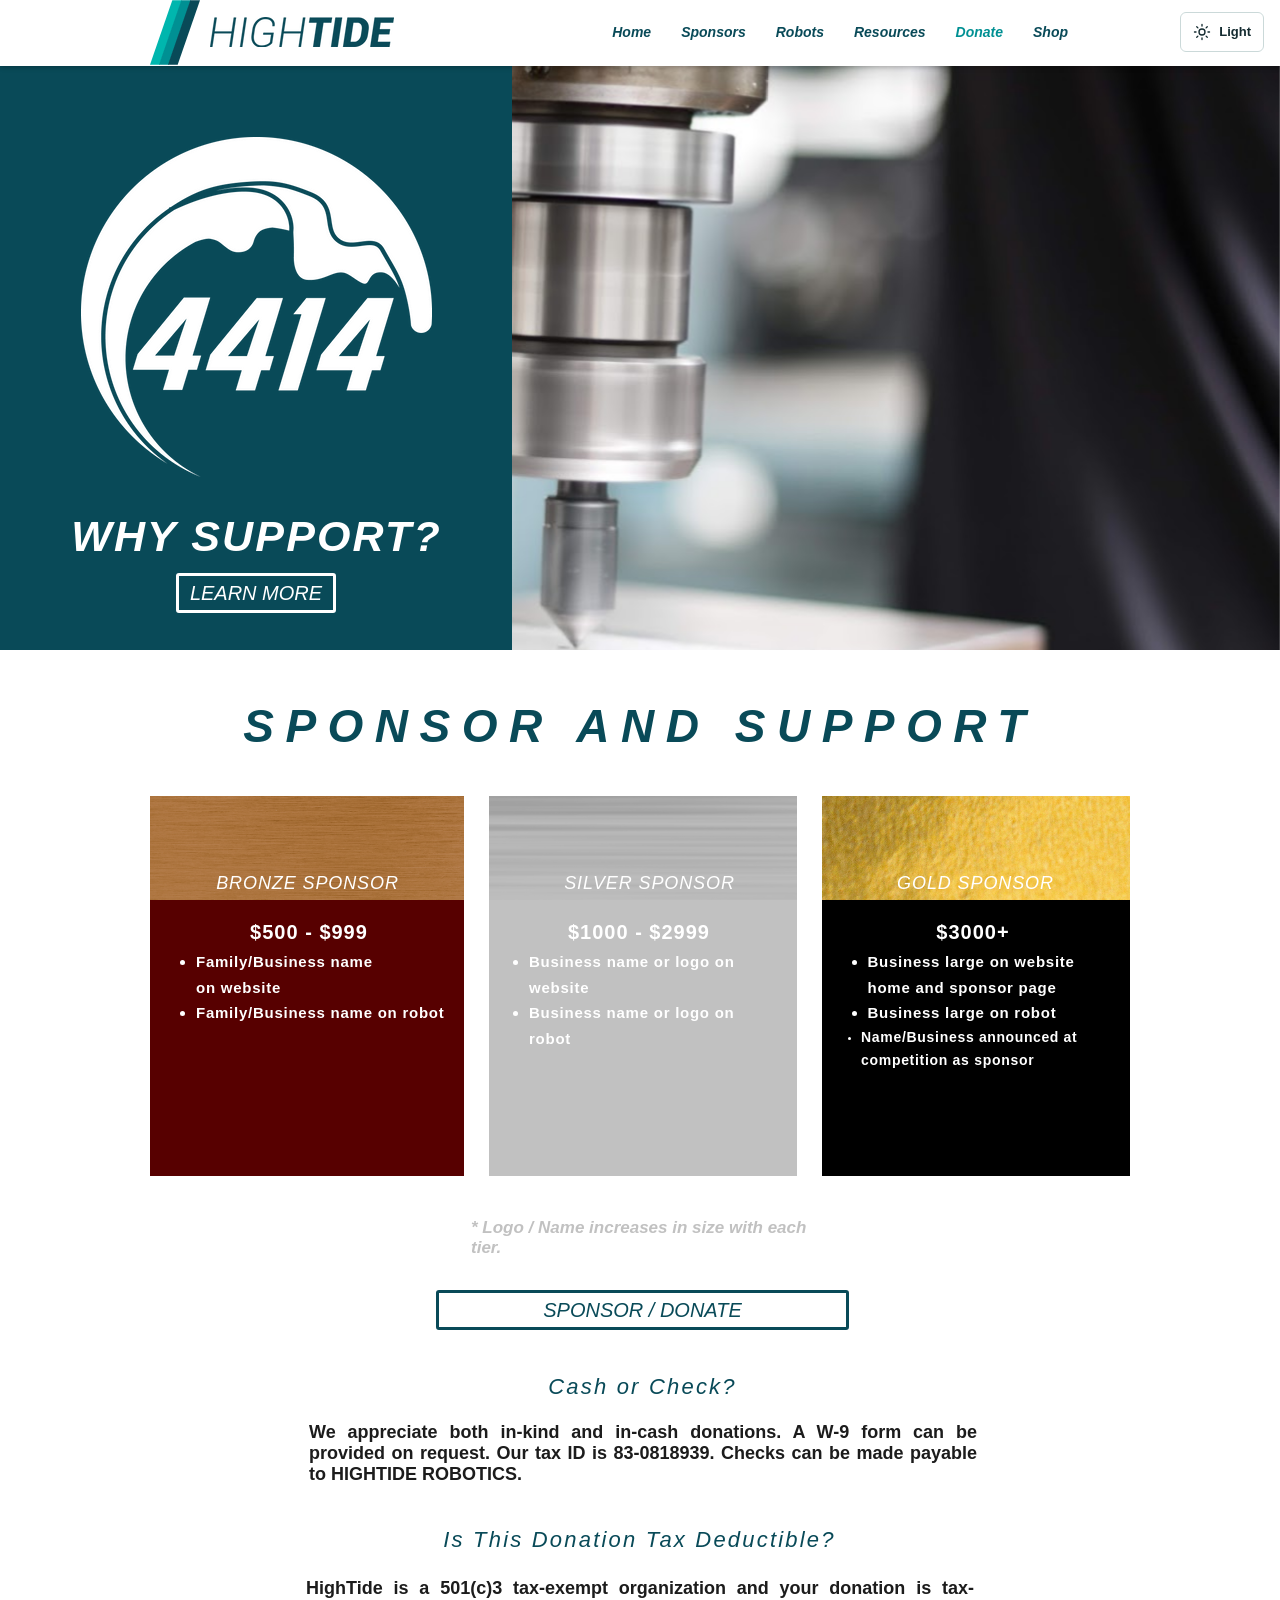
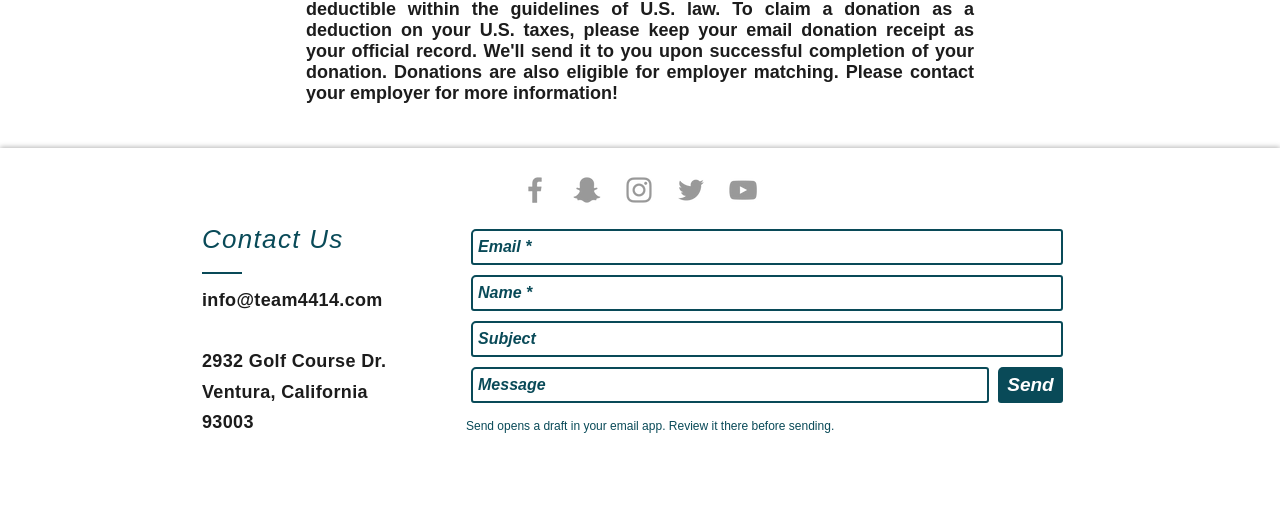
<file: official-revamp/donate.html>
<!DOCTYPE html>
<html lang="en">
<head>
  
  <meta charset='utf-8'>
  <meta name="viewport" content="width=device-width, initial-scale=1" id="wixDesktopViewport" />
  <meta http-equiv="X-UA-Compatible" content="IE=edge">
  <meta name="generator" content="Wix.com Website Builder"/>

  <link rel="icon" sizes="192x192" href="assets/6a2517e0208572bcdb45.png" type="image/png"/>
  <link rel="shortcut icon" href="assets/ac8cab47b328938e9372.png" type="image/png"/>
  <link rel="apple-touch-icon" href="assets/9e45f8d595b29e745906.png" type="image/png"/>

  <!-- Safari Pinned Tab Icon -->
  <!-- <link rel="mask-icon" href="assets/ac8cab47b328938e9372.png"> -->

  <!-- Segmenter Polyfill -->
  

  <!-- Legacy Polyfills -->
  
  

  <!-- Performance API Polyfills -->
  

  
    <!-- Essential Viewer Model -->
    
    
  

  <!-- Globals Definitions -->
  

  

  
  <!-- BEGIN handleAccessTokens bundle -->

  

<!-- END handleAccessTokens bundle -->

<!-- BEGIN overrideGlobals bundle -->



<!-- END overrideGlobals bundle -->

  

  
  

  <!-- Initial CSS -->
  <style data-url="assets/94d943d7850af9f69bb8.css">@keyframes slide-horizontal-new{0%{transform:translate(100%)}}@keyframes slide-horizontal-old{80%{opacity:1}to{opacity:0;transform:translate(-100%)}}@keyframes slide-vertical-new{0%{transform:translateY(-100%)}}@keyframes slide-vertical-old{80%{opacity:1}to{opacity:0;transform:translateY(100%)}}@keyframes out-in-new{0%{opacity:0}}@keyframes out-in-old{to{opacity:0}}:root:active-view-transition{view-transition-name:none}:root:active-view-transition::view-transition-group(*){animation:none}:root:active-view-transition::view-transition-old(*){animation:none}:root:active-view-transition::view-transition-new(*){animation:none}:root::view-transition{pointer-events:none}:root:active-view-transition #SITE_HEADER{view-transition-name:header-group}:root:active-view-transition #WIX_ADS{view-transition-name:wix-ads-group}:root:active-view-transition #SITE_FOOTER{view-transition-name:footer-group}:root:active-view-transition #BACKGROUND_GROUP_TRANSITION_GROUP>div{view-transition-name:background-group}:root:active-view-transition::view-transition-group(page-group){pointer-events:all;cursor:wait;animation:revert;animation-duration:.6s}:root:active-view-transition::view-transition-old(page-group){pointer-events:all;cursor:wait;animation:revert;animation-duration:.6s}:root:active-view-transition::view-transition-new(page-group){pointer-events:all;cursor:wait;animation:revert;animation-duration:.6s}:root:active-view-transition-type(SlideHorizontal)::view-transition-old(page-group){mix-blend-mode:normal;animation:.6s cubic-bezier(.83,0,.17,1) forwards slide-horizontal-old}:root:active-view-transition-type(SlideHorizontal)::view-transition-new(page-group){mix-blend-mode:normal;animation:.6s cubic-bezier(.83,0,.17,1) backwards slide-horizontal-new}:root:active-view-transition-type(SlideVertical)::view-transition-old(page-group){mix-blend-mode:normal;animation:.6s cubic-bezier(.83,0,.17,1) forwards slide-vertical-old}:root:active-view-transition-type(SlideVertical)::view-transition-new(page-group){mix-blend-mode:normal;animation:.6s cubic-bezier(.83,0,.17,1) backwards slide-vertical-new}:root:active-view-transition-type(OutIn)::view-transition-old(page-group){animation:.35s cubic-bezier(.22,1,.36,1) forwards out-in-old}:root:active-view-transition-type(OutIn)::view-transition-new(page-group){animation:.35s cubic-bezier(.64,0,.78,0) .35s backwards out-in-new}@media (prefers-reduced-motion:reduce){::view-transition-group(*){animation:none!important}::view-transition-old(*){animation:none!important}::view-transition-new(*){animation:none!important}}html,body{vertical-align:baseline;background:0 0;border:0;outline:0;margin:0;padding:0}body{--scrollbar-width:0px;-webkit-text-size-adjust:100%;-moz-text-size-adjust:100%;-ms-text-size-adjust:100%;text-size-adjust:100%;font-family:Arial,Helvetica,sans-serif;font-size:10px}html,body{height:100%}body{overflow-x:auto;overflow-y:scroll}body:not(.responsive) #site-root{width:100%;min-width:var(--site-width)}body:not([data-js-loaded]) [data-hide-prejs]{visibility:hidden}interact-element{display:contents}#SITE_CONTAINER{position:relative}:root{--one-unit:1vw;--section-max-width:9999px;--spx-stopper-max:9999px;--spx-stopper-min:0px;--browser-zoom:1}@supports ((-webkit-appearance:none)) and (stroke-color:transparent){:root{--safari-sticky-fix:opacity;--experimental-safari-sticky-fix:translateZ(0)}}@supports (container-type:inline-size){:root{--one-unit:1cqw}}[id^=oldHoverBox-]{mix-blend-mode:plus-lighter;transition:opacity .5s,visibility .5s}[data-mesh-id$=inlineContent-gridContainer]:has(>[id^=oldHoverBox-]){isolation:isolate}
/*# sourceMappingURL=assets/94d943d7850af9f69bb8.css.map*/</style>
<style data-url="assets/3c4a7a65e92de4098db1.css">div,span,applet,object,iframe,h1,h2,h3,h4,h5,h6,p,blockquote,pre,a,abbr,acronym,address,big,cite,code,del,dfn,em,font,img,ins,kbd,q,s,samp,small,strike,strong,sub,sup,tt,var,b,u,i,center,dl,dt,dd,ol,ul,li,fieldset,form,label,legend,table,caption,tbody,tfoot,thead,tr,th,td,nav,button,section,header,footer,title{vertical-align:baseline;background:0 0;border:0;outline:0;margin:0;padding:0}textarea,input,select{box-sizing:border-box;font-family:Helvetica,Arial,sans-serif}ol,ul{list-style:none}blockquote,q{quotes:none}ins{text-decoration:none}del{text-decoration:line-through}table{border-collapse:collapse;border-spacing:0}a{cursor:pointer;text-decoration:none}.testStyles{overflow-y:hidden}.reset-button{color:inherit;font:inherit;-webkit-appearance:none;-webkit-user-select:none;-moz-user-select:none;-ms-user-select:none;background:0 0;border:0;outline:0;padding:0;line-height:normal;overflow:visible}:focus{outline:none}body.device-mobile-optimized:not(.disable-site-overflow){overflow-x:hidden;overflow-y:scroll}body.device-mobile-optimized:not(.responsive) #SITE_CONTAINER{width:320px;margin-left:auto;margin-right:auto;position:relative;overflow-x:visible}body.device-mobile-optimized:not(.responsive):not(.blockSiteScrolling) #SITE_CONTAINER{margin-top:0}body.device-mobile-optimized>*{max-width:100%!important}body.device-mobile-optimized #site-root{overflow:hidden}@supports (overflow:clip){body.device-mobile-optimized #site-root{overflow:clip}}body.device-mobile-non-optimized #SITE_CONTAINER #site-root{overflow:clip}body.device-mobile-non-optimized.fullScreenMode{background-color:#5f6360}body.device-mobile-non-optimized.fullScreenMode #site-root,body.device-mobile-non-optimized.fullScreenMode #SITE_BACKGROUND,body.device-mobile-non-optimized.fullScreenMode #MOBILE_ACTIONS_MENU,body.fullScreenMode #WIX_ADS{visibility:hidden}body.fullScreenMode{overflow:hidden!important}body.fullScreenMode.device-mobile-optimized #TINY_MENU{opacity:0;pointer-events:none}body.fullScreenMode-scrollable.device-mobile-optimized{overflow-x:hidden!important;overflow-y:auto!important}body.fullScreenMode-scrollable.device-mobile-optimized #site-root,body.fullScreenMode-scrollable.device-mobile-optimized #masterPage{overflow:hidden!important}body.fullScreenMode-scrollable.device-mobile-optimized #masterPage,body.fullScreenMode-scrollable.device-mobile-optimized #SITE_BACKGROUND{height:auto!important}body.fullScreenMode-scrollable.device-mobile-optimized #masterPage.mesh-layout{height:0!important}body.blockSiteScrolling,body.siteScrollingBlocked{width:100%;position:fixed}body.siteScrollingBlockedIOSFix{overflow:hidden!important}body.blockSiteScrolling #SITE_CONTAINER{margin-top:calc(var(--blocked-site-scroll-margin-top)*-1)}#site-root{top:var(--wix-ads-height);min-height:100%;margin:0 auto;position:relative}#site-root img:not([src]){visibility:hidden}#site-root svg img:not([src]){visibility:visible}.auto-generated-link{color:inherit}#SCROLL_TO_TOP,#SCROLL_TO_BOTTOM{height:0}.has-click-trigger{cursor:pointer}.fullScreenOverlay{z-index:1005;justify-content:center;display:flex;position:fixed;top:-60px;bottom:0;left:0;right:0;overflow-y:hidden}.fullScreenOverlay>.fullScreenOverlayContent{margin:0 auto;position:absolute;top:60px;bottom:0;left:0;right:0;overflow:hidden;transform:translateZ(0)}[data-mesh-id$=inlineContent],[data-mesh-id$=centeredContent],[data-mesh-id$=form]{pointer-events:none;position:relative}[data-mesh-id$=-gridWrapper],[data-mesh-id$=-rotated-wrapper]{pointer-events:none}[data-mesh-id$=-gridContainer]>*,[data-mesh-id$=-rotated-wrapper]>*,[data-mesh-id$=inlineContent]>:not([data-mesh-id$=-gridContainer]){pointer-events:auto}.device-mobile-optimized #masterPage.mesh-layout #SOSP_CONTAINER_CUSTOM_ID{-ms-grid-row:2;grid-area:2/1/3/2;position:relative}#masterPage.mesh-layout{display:-ms-grid;-ms-grid-rows:max-content max-content min-content max-content;-ms-grid-columns:100%;grid-template-rows:max-content max-content min-content max-content;grid-template-columns:100%;justify-content:stretch;align-items:start;display:grid}#masterPage.mesh-layout #SITE_HEADER_WRAPPER,#masterPage.mesh-layout #SITE_HEADER-placeholder,#masterPage.mesh-layout #SOSP_CONTAINER_CUSTOM_ID[data-state~=mobileView],#masterPage.mesh-layout #PAGES_CONTAINER,#masterPage.mesh-layout #soapBeforePagesContainer,#masterPage.mesh-layout #soapAfterPagesContainer,#masterPage.mesh-layout #SITE_FOOTER_WRAPPER,#masterPage.mesh-layout #SITE_FOOTER-placeholder{-ms-grid-column:1;-ms-grid-row-align:start;-ms-grid-column-align:start}#masterPage.mesh-layout #SITE_HEADER_WRAPPER,#masterPage.mesh-layout #SITE_HEADER-placeholder{-ms-grid-row:1;grid-area:1/1/2/2}#masterPage.mesh-layout #PAGES_CONTAINER,#masterPage.mesh-layout #soapBeforePagesContainer,#masterPage.mesh-layout #soapAfterPagesContainer{-ms-grid-row:3;grid-area:3/1/4/2}#masterPage.mesh-layout #soapBeforePagesContainer,#masterPage.mesh-layout #soapAfterPagesContainer{width:100%}#masterPage.mesh-layout #PAGES_CONTAINER{align-self:stretch}#masterPage.mesh-layout main#PAGES_CONTAINER{display:block}#masterPage.mesh-layout #SITE_FOOTER_WRAPPER,#masterPage.mesh-layout #SITE_FOOTER-placeholder{-ms-grid-row:4;grid-area:4/1/5/2}#masterPage.mesh-layout [data-mesh-id=PAGES_CONTAINERcenteredContent],#masterPage.mesh-layout [data-mesh-id=PAGES_CONTAINERinlineContent],#masterPage.mesh-layout #SITE_PAGES{height:100%}#masterPage.mesh-layout.desktop>*{width:100%}#masterPage.mesh-layout #SITE_PAGES,#masterPage.mesh-layout #SITE_HEADER_WRAPPER,#masterPage.mesh-layout #SITE_FOOTER_WRAPPER,#masterPage.mesh-layout #PAGES_CONTAINER,#masterPage.mesh-layout #masterPageinlineContent,#masterPage.mesh-layout #SITE_FOOTER,#masterPage.mesh-layout #SITE_HEADER{position:relative}#masterPage.mesh-layout #SITE_HEADER{grid-area:1/1/2/2}#masterPage.mesh-layout #SITE_FOOTER{grid-area:4/1/5/2}#masterPage.mesh-layout.overflow-x-clip #SITE_HEADER,#masterPage.mesh-layout.overflow-x-clip #SITE_FOOTER{overflow-x:clip}[data-z-counter]{z-index:0}[data-z-counter="0"]{z-index:auto}.wixSiteProperties{-webkit-font-smoothing:antialiased;-moz-osx-font-smoothing:grayscale}:root{--wst-button-color-fill-primary:rgb(var(--color_48));--wst-button-color-border-primary:rgb(var(--color_49));--wst-button-color-text-primary:rgb(var(--color_50));--wst-button-color-fill-primary-hover:rgb(var(--color_51));--wst-button-color-border-primary-hover:rgb(var(--color_52));--wst-button-color-text-primary-hover:rgb(var(--color_53));--wst-button-color-fill-primary-disabled:rgb(var(--color_54));--wst-button-color-border-primary-disabled:rgb(var(--color_55));--wst-button-color-text-primary-disabled:rgb(var(--color_56));--wst-button-color-fill-secondary:rgb(var(--color_57));--wst-button-color-border-secondary:rgb(var(--color_58));--wst-button-color-text-secondary:rgb(var(--color_59));--wst-button-color-fill-secondary-hover:rgb(var(--color_60));--wst-button-color-border-secondary-hover:rgb(var(--color_61));--wst-button-color-text-secondary-hover:rgb(var(--color_62));--wst-button-color-fill-secondary-disabled:rgb(var(--color_63));--wst-button-color-border-secondary-disabled:rgb(var(--color_64));--wst-button-color-text-secondary-disabled:rgb(var(--color_65));--wst-color-fill-base-1:rgb(var(--color_36));--wst-color-fill-base-2:rgb(var(--color_37));--wst-color-fill-base-shade-1:rgb(var(--color_38));--wst-color-fill-base-shade-2:rgb(var(--color_39));--wst-color-fill-base-shade-3:rgb(var(--color_40));--wst-color-fill-accent-1:rgb(var(--color_41));--wst-color-fill-accent-2:rgb(var(--color_42));--wst-color-fill-accent-3:rgb(var(--color_43));--wst-color-fill-accent-4:rgb(var(--color_44));--wst-color-fill-background-primary:rgb(var(--color_11));--wst-color-fill-background-secondary:rgb(var(--color_12));--wst-color-text-primary:rgb(var(--color_15));--wst-color-text-secondary:rgb(var(--color_14));--wst-color-action:rgb(var(--color_18));--wst-color-disabled:rgb(var(--color_39));--wst-color-title:rgb(var(--color_45));--wst-color-subtitle:rgb(var(--color_46));--wst-color-line:rgb(var(--color_47));--wst-font-style-h2:var(--font_2);--wst-font-style-h3:var(--font_3);--wst-font-style-h4:var(--font_4);--wst-font-style-h5:var(--font_5);--wst-font-style-h6:var(--font_6);--wst-font-style-body-large:var(--font_7);--wst-font-style-body-medium:var(--font_8);--wst-font-style-body-small:var(--font_9);--wst-font-style-body-x-small:var(--font_10);--wst-color-custom-1:rgb(var(--color_13));--wst-color-custom-2:rgb(var(--color_16));--wst-color-custom-3:rgb(var(--color_17));--wst-color-custom-4:rgb(var(--color_19));--wst-color-custom-5:rgb(var(--color_20));--wst-color-custom-6:rgb(var(--color_21));--wst-color-custom-7:rgb(var(--color_22));--wst-color-custom-8:rgb(var(--color_23));--wst-color-custom-9:rgb(var(--color_24));--wst-color-custom-10:rgb(var(--color_25));--wst-color-custom-11:rgb(var(--color_26));--wst-color-custom-12:rgb(var(--color_27));--wst-color-custom-13:rgb(var(--color_28));--wst-color-custom-14:rgb(var(--color_29));--wst-color-custom-15:rgb(var(--color_30));--wst-color-custom-16:rgb(var(--color_31));--wst-color-custom-17:rgb(var(--color_32));--wst-color-custom-18:rgb(var(--color_33));--wst-color-custom-19:rgb(var(--color_34));--wst-color-custom-20:rgb(var(--color_35))}.wix-presets-wrapper{display:contents}.builder-root{box-sizing:border-box}
/*# sourceMappingURL=assets/3c4a7a65e92de4098db1.css.map*/</style>

  <meta name="format-detection" content="telephone=no">
  <meta name="skype_toolbar" content="skype_toolbar_parser_compatible">
  
  

  

  
      <!--pageHtmlEmbeds.head start-->
      
    
      
      <!--pageHtmlEmbeds.head end-->
  

  <!-- head performance data start -->
  
  <!-- head performance data end -->
  

    

  
  <style id="a11y-contrast">
    @media (forced-colors: active) {
      #SITE_CONTAINER.focus-ring-active
        :not(.has-custom-focus):not(.ignore-focus):not([tabindex='-1']):focus,
      #SITE_CONTAINER.focus-ring-active
        :not(.has-custom-focus):not(.ignore-focus):not([tabindex='-1']):focus
        ~ .wixSdkShowFocusOnSibling {
        outline: 2px solid CanvasText;
        outline-offset: 2px;
      }
    }
  </style>
  

  

<meta http-equiv="X-Wix-Meta-Site-Id" content="e377ddc9-7786-4583-9817-814f93f00d83">
<meta http-equiv="X-Wix-Application-Instance-Id" content="0102c278-e7bc-4dad-8c12-705cf409c7c3">

    <meta http-equiv="X-Wix-Published-Version" content="2"/>



    <meta http-equiv="etag" content="bug"/>

<!-- render-head end -->

<style data-href="assets/792822627a975d624b44.css">.EtmdIW{cursor:pointer}.XWeqiF{opacity:0}.bWoigz{opacity:1;transition:opacity var(--transition-duration) cubic-bezier(.37, 0, .63, 1)}.HTrn1j{opacity:1}.sAGPNe{opacity:0;transition:opacity var(--transition-duration) cubic-bezier(.37, 0, .63, 1)}.cCFKrw{opacity:0}.yifJnQ{opacity:1;transition:opacity var(--transition-duration) cubic-bezier(.64, 0, .78, 0)}._mj5qU{opacity:1}.gG6uhp{opacity:0;transition:opacity var(--transition-duration) cubic-bezier(.22, 1, .36, 1)}.k0CnHT{transform:translate(100%)}.URQNsX{transition:transform var(--transition-duration) cubic-bezier(.87, 0, .13, 1);transform:translate(0)}.CCwVTE{transform:translate(0)}.TX_1qK{transition:transform var(--transition-duration) cubic-bezier(.87, 0, .13, 1);transform:translate(-100%)}.JMRv7x{transform:translate(-100%)}.AOzCGi{transition:transform var(--transition-duration) cubic-bezier(.87, 0, .13, 1);transform:translate(0)}.WzSMGx{transform:translate(0)}.I76Pz6{transition:transform var(--transition-duration) cubic-bezier(.87, 0, .13, 1);transform:translate(100%)}.bX95uQ{transform:translateY(100%)}.Ogwj62{transition:transform var(--transition-duration) cubic-bezier(.87, 0, .13, 1);transform:translateY(0)}.GdyWfW{transform:translateY(0)}.YxqFze{transition:transform var(--transition-duration) cubic-bezier(.87, 0, .13, 1);transform:translateY(-100%)}.NrDww4{transform:translateY(-100%)}.ciVV17{transition:transform var(--transition-duration) cubic-bezier(.87, 0, .13, 1);transform:translateY(0)}.BMKrqh{transform:translateY(0)}.jNxMkI{transition:transform var(--transition-duration) cubic-bezier(.87, 0, .13, 1);transform:translateY(100%)}body:not(.responsive) .Y3K28_{overflow-x:clip}:root:active-view-transition .Y3K28_{view-transition-name:page-group}.uvik8H{grid-template-rows:1fr;grid-template-columns:1fr;height:100%;display:grid}.uvik8H>div{grid-area:1/1/2/2;place-self:stretch stretch!important}.StylableButton2545352419__root{-archetype:box;cursor:pointer;box-sizing:border-box;touch-action:manipulation;border:0;width:100%;min-width:10px;height:100%;min-height:10px;padding:0;display:block}.StylableButton2545352419__root[disabled]{pointer-events:none}.StylableButton2545352419__root:not(:hover):not([disabled]).StylableButton2545352419--hasBackgroundColor{background-color:var(--corvid-background-color)!important}.StylableButton2545352419__root:hover:not([disabled]).StylableButton2545352419--hasHoverBackgroundColor{background-color:var(--corvid-hover-background-color)!important}.StylableButton2545352419__root:not(:hover)[disabled].StylableButton2545352419--hasDisabledBackgroundColor{background-color:var(--corvid-disabled-background-color)!important}.StylableButton2545352419__root:not(:hover):not([disabled]).StylableButton2545352419--hasBorderColor{border-color:var(--corvid-border-color)!important}.StylableButton2545352419__root:hover:not([disabled]).StylableButton2545352419--hasHoverBorderColor{border-color:var(--corvid-hover-border-color)!important}.StylableButton2545352419__root:not(:hover)[disabled].StylableButton2545352419--hasDisabledBorderColor{border-color:var(--corvid-disabled-border-color)!important}.StylableButton2545352419__root.StylableButton2545352419--hasBorderRadius{border-radius:var(--corvid-border-radius)!important}.StylableButton2545352419__root.StylableButton2545352419--hasBorderWidth{border-width:var(--corvid-border-width)!important}.StylableButton2545352419__root:not(:hover):not([disabled]).StylableButton2545352419--hasColor,.StylableButton2545352419__root:not(:hover):not([disabled]).StylableButton2545352419--hasColor .StylableButton2545352419__label{color:var(--corvid-color)!important}.StylableButton2545352419__root:hover:not([disabled]).StylableButton2545352419--hasHoverColor,.StylableButton2545352419__root:hover:not([disabled]).StylableButton2545352419--hasHoverColor .StylableButton2545352419__label{color:var(--corvid-hover-color)!important}.StylableButton2545352419__root:not(:hover)[disabled].StylableButton2545352419--hasDisabledColor,.StylableButton2545352419__root:not(:hover)[disabled].StylableButton2545352419--hasDisabledColor .StylableButton2545352419__label{color:var(--corvid-disabled-color)!important}.StylableButton2545352419__link{-archetype:box;box-sizing:border-box;color:#000;text-decoration:none}.StylableButton2545352419__container{flex-direction:row;flex-grow:1;flex-basis:auto;justify-content:center;align-items:center;width:100%;height:100%;transition:all .2s,visibility;display:flex;overflow:hidden}.StylableButton2545352419__label{-archetype:text;-controller-part-type:LayoutChildDisplayDropdown, LayoutFlexChildSpacing(first);text-overflow:ellipsis;text-align:center;white-space:nowrap;min-width:1.8em;max-width:100%;transition:inherit;overflow:hidden}.StylableButton2545352419__root.StylableButton2545352419--isMaxContent .StylableButton2545352419__label{text-overflow:unset}.StylableButton2545352419__root.StylableButton2545352419--isWrapText .StylableButton2545352419__label{overflow-wrap:break-word;white-space:break-spaces;word-break:break-word;min-width:10px}.StylableButton2545352419__icon{-archetype:icon;-controller-part-type:LayoutChildDisplayDropdown, LayoutFlexChildSpacing(last);flex-shrink:0;min-width:1px;height:50px;transition:inherit}.StylableButton2545352419__icon.StylableButton2545352419--override{display:block!important}.StylableButton2545352419__icon>span,.StylableButton2545352419__icon svg{width:inherit;height:inherit;display:flex}.StylableButton2545352419__root:not(:hover):not([disalbed]).StylableButton2545352419--hasIconColor .StylableButton2545352419__icon svg{fill:var(--corvid-icon-color)!important;stroke:var(--corvid-icon-color)!important}.StylableButton2545352419__root:hover:not([disabled]).StylableButton2545352419--hasHoverIconColor .StylableButton2545352419__icon svg{fill:var(--corvid-hover-icon-color)!important;stroke:var(--corvid-hover-icon-color)!important}.StylableButton2545352419__root:not(:hover)[disabled].StylableButton2545352419--hasDisabledIconColor .StylableButton2545352419__icon svg{fill:var(--corvid-disabled-icon-color)!important;stroke:var(--corvid-disabled-icon-color)!important}@media (forced-colors:active){.StylableButton2545352419__root.StylableButton2545352419__forcedColorsBackground{color:buttontext!important;background:buttonface!important}.StylableButton2545352419__root.StylableButton2545352419__forcedColorsBackground[disabled]{color:graytext!important}.StylableButton2545352419__root.StylableButton2545352419__forcedColorsBackground .StylableButton2545352419__label{color:inherit!important}.StylableButton2545352419__root:not([disabled]){outline-offset:0px;outline:2px solid buttontext}.StylableButton2545352419__root:hover:not([disabled]),.StylableButton2545352419__root[aria-pressed=true],.StylableButton2545352419__root[aria-selected=true],.StylableButton2545352419__root[data-preview=selected]{outline-offset:1px;outline:3px solid highlight}.StylableButton2545352419__root:focus,.StylableButton2545352419__root:focus-visible{outline-offset:1px;outline:3px solid highlight!important}.StylableButton2545352419__icon,.StylableButton2545352419__icon svg:not([data-type=ugc]):not([data-type=color]),.StylableButton2545352419__icon svg:not([data-type=ugc]):not([data-type=color]) *{fill:currentColor!important;stroke:currentColor!important}}.IT88M3{position:absolute;inset:0}.LXgYyC{cursor:pointer}.iL7Pq5{-webkit-tap-highlight-color:#0000;opacity:var(--opacity);fill:var(--corvid-fill-color,var(--fill));fill-opacity:var(--fill-opacity);stroke:var(--corvid-stroke-color,var(--stroke));stroke-opacity:var(--stroke-opacity);stroke-width:var(--stroke-width);transform:var(--flip);filter:var(--drop-shadow,none);position:absolute;inset:0}.iL7Pq5 svg{width:var(--svg-calculated-width,100%);height:var(--svg-calculated-height,100%);padding:var(--svg-calculated-padding,0);margin:auto;position:absolute;inset:0}.iL7Pq5 svg:not([data-type=ugc]){overflow:visible}@media (forced-colors:active){.iL7Pq5 svg:not([data-type=ugc]):not([data-type=color]){fill:currentColor}}.gx51wo *{vector-effect:non-scaling-stroke}ul.font_100,ol.font_100{color:#080808;font-variant:normal;letter-spacing:normal;margin:0;font-family:"Arial, Helvetica, sans-serif",serif;font-size:10px;font-style:normal;font-weight:400;line-height:normal;text-decoration:none}ul.font_100 li,ol.font_100 li{margin-bottom:12px}ul.wix-list-text-align,ol.wix-list-text-align{list-style-position:inside}ul.wix-list-text-align p,ul.wix-list-text-align h1,ul.wix-list-text-align h2,ul.wix-list-text-align h3,ul.wix-list-text-align h4,ul.wix-list-text-align h5,ul.wix-list-text-align h6,ol.wix-list-text-align p,ol.wix-list-text-align h1,ol.wix-list-text-align h2,ol.wix-list-text-align h3,ol.wix-list-text-align h4,ol.wix-list-text-align h5,ol.wix-list-text-align h6{display:inline}.E28gHm{cursor:pointer}.V9ooqn{clip:rect(0 0 0 0);border:0;width:1px;height:1px;margin:-1px;padding:0;position:absolute;overflow:hidden}@supports ((-webkit-appearance:none)) and (stroke-color:transparent){._v6ohL>*>:first-child{vertical-align:top}}@supports (-webkit-touch-callout:none){._v6ohL>*>:first-child{vertical-align:top}}._v6ohL [data-attr-richtext-marker=true]{display:block}._v6ohL [data-attr-richtext-marker=true] table{border-collapse:collapse;width:100%;margin:15px 0}._v6ohL [data-attr-richtext-marker=true] table td{padding:12px;position:relative}._v6ohL [data-attr-richtext-marker=true] table td:after{content:"";opacity:.2;border-bottom:1px solid;border-left:1px solid;position:absolute;inset:0}._v6ohL [data-attr-richtext-marker=true] table tr td:last-child:after{border-right:1px solid}._v6ohL [data-attr-richtext-marker=true] table tr:first-child td:after{border-top:1px solid}.N5mCVp :is(p,h1,h2,h3,h4,h5,h6,ul,ol,span[data-attr-richtext-marker],blockquote,div) [class$=rich-text__text],.N5mCVp :is(p,h1,h2,h3,h4,h5,h6,ul,ol,span[data-attr-richtext-marker],blockquote,div)[class$=rich-text__text]{color:var(--corvid-color,currentColor)}.N5mCVp :is(p,h1,h2,h3,h4,h5,h6,ul,ol,span[data-attr-richtext-marker],blockquote,div) span[style*=color]{color:var(--corvid-color,currentColor)!important}.V3wkP4{min-height:var(--min-height);min-width:var(--min-width);direction:var(--text-direction)}.V3wkP4 .nzCBBu{word-wrap:break-word;overflow-wrap:break-word;width:100%;height:100%;position:relative}.V3wkP4 .nzCBBu ul{list-style:inside}.V3wkP4 .nzCBBu li{margin-bottom:12px}.UwkEpO p,.UwkEpO h1,.UwkEpO h2,.UwkEpO h3,.UwkEpO h4,.UwkEpO h5,.UwkEpO h6,.UwkEpO blockquote,.UwkEpO div{letter-spacing:normal;line-height:normal}.JykKzs{min-height:var(--min-height);min-width:var(--min-width)}.JykKzs .nzCBBu{word-wrap:break-word;overflow-wrap:break-word;width:100%;height:100%;position:relative}.JykKzs .nzCBBu ol,.JykKzs .nzCBBu ul{letter-spacing:normal;margin-inline-start:.5em;padding-inline-start:1.3em;line-height:normal}.JykKzs .nzCBBu ul{list-style-type:disc}.JykKzs .nzCBBu ol{list-style-type:decimal}.JykKzs .nzCBBu ul ul,.JykKzs .nzCBBu ol ul{line-height:normal;list-style-type:circle}.JykKzs .nzCBBu ol ol ul,.JykKzs .nzCBBu ol ul ul,.JykKzs .nzCBBu ul ol ul,.JykKzs .nzCBBu ul ul ul{line-height:normal;list-style-type:square}.JykKzs .nzCBBu li{font-style:inherit;font-weight:inherit;line-height:inherit;letter-spacing:normal}.JykKzs .nzCBBu p,.JykKzs .nzCBBu h1,.JykKzs .nzCBBu h2,.JykKzs .nzCBBu h3,.JykKzs .nzCBBu h4,.JykKzs .nzCBBu h5,.JykKzs .nzCBBu h6{margin-block:0;letter-spacing:normal;margin:0;line-height:normal}.JykKzs .nzCBBu a{color:inherit}.N8MGzv,.UwkEpO{word-wrap:break-word;overflow-wrap:break-word;text-align:start;pointer-events:none;min-height:var(--min-height);min-width:var(--min-width);direction:var(--text-direction);mix-blend-mode:var(--blendMode,normal);text-transform:var(--textTransform,"none");text-shadow:var(--textOutline,0px 0px transparent),var(--textShadow,0px 0px transparent)}.N8MGzv>*,.UwkEpO>*{pointer-events:auto}.N8MGzv li,.UwkEpO li{font-style:inherit;font-weight:inherit;line-height:inherit;letter-spacing:normal}.N8MGzv ol,.UwkEpO ol,.N8MGzv ul,.UwkEpO ul{letter-spacing:normal;margin-inline:.5em 0;line-height:normal}.N8MGzv:not(.PO9MfV) ol,.UwkEpO:not(.PO9MfV) ol,.N8MGzv:not(.PO9MfV) ul,.UwkEpO:not(.PO9MfV) ul{padding-inline:1.3em 0}.N8MGzv ul,.UwkEpO ul{list-style-type:disc}.N8MGzv ol,.UwkEpO ol{list-style-type:decimal}.N8MGzv ul ul,.UwkEpO ul ul,.N8MGzv ol ul,.UwkEpO ol ul{list-style-type:circle}.N8MGzv ul ul ul,.UwkEpO ul ul ul,.N8MGzv ol ul ul,.UwkEpO ol ul ul,.N8MGzv ul ol ul,.UwkEpO ul ol ul,.N8MGzv ol ol ul,.UwkEpO ol ol ul{list-style-type:square}.N8MGzv p,.UwkEpO p,.N8MGzv h1,.UwkEpO h1,.N8MGzv h2,.UwkEpO h2,.N8MGzv h3,.UwkEpO h3,.N8MGzv h4,.UwkEpO h4,.N8MGzv h5,.UwkEpO h5,.N8MGzv h6,.UwkEpO h6,.N8MGzv blockquote,.UwkEpO blockquote,.N8MGzv div,.UwkEpO div{margin-block:0;margin:0}.N8MGzv a,.UwkEpO a{color:inherit}.PO9MfV li{margin-inline:1.3em 0}@media (forced-colors:active){.AWXfZq.V3wkP4 a:focus,.AWXfZq.V3wkP4 a:focus-visible,.AWXfZq.UwkEpO a:focus,.AWXfZq.UwkEpO a:focus-visible,.AWXfZq.JykKzs a:focus,.AWXfZq.JykKzs a:focus-visible,.AWXfZq.N8MGzv a:focus,.AWXfZq.N8MGzv a:focus-visible{box-shadow:none;outline-offset:1px!important;outline:3px solid highlight!important}}.qe3oTb{pointer-events:none;white-space:nowrap;padding:0;overflow:hidden}.TvbeET{display:none}.CNHfeA{width:100%;position:absolute;inset:0}.ZfNvr6{transition:all .2s ease-in;transform:translateY(-100%)}.ICcIQy{transition:all .2s}.xL7MJu{opacity:0;transition:all .2s ease-in}.xL7MJu.Dbjboh{pointer-events:none}.xg8z1A{opacity:1;transition:all .2s}.G6vvJF{width:100%;height:auto;position:relative}.ZgDNL8{width:100%;position:relative}body:not(.device-mobile-optimized) ._c_gnD,:host(:not(.device-mobile-optimized)) ._c_gnD{margin-left:calc((100% - var(--site-width))/2);width:var(--site-width)}.HQtdHX[data-focuscycled=active]{outline:1px solid #0000}.HQtdHX[data-focuscycled=active]:not(:focus-within){outline:2px solid #0000;transition:outline 10ms}.HQtdHX ._c_gnD{position:absolute;inset:0}.w4DepW{direction:var(--direction)}.w4DepW .tN_ggS .re13Ik{display:var(--item-display);width:var(--item-size);height:var(--item-size);margin-inline:var(--item-margin-inline);margin-block:var(--item-margin-block)}.w4DepW .tN_ggS .re13Ik:last-child{margin-block:0;margin-inline:0}.w4DepW .tN_ggS .re13Ik .twXk19{display:block}.w4DepW .tN_ggS .re13Ik .twXk19 .ZK9snE{width:var(--item-size);height:var(--item-size)}@media (forced-colors:active){.w4DepW .tN_ggS .re13Ik .twXk19{outline-offset:0;outline:2px solid buttontext}.w4DepW .tN_ggS .re13Ik .twXk19:hover{outline-offset:-2px;outline:3px solid highlight}.w4DepW .tN_ggS .re13Ik .twXk19:focus,.w4DepW .tN_ggS .re13Ik .twXk19:focus-visible{outline-offset:1px;outline:3px solid highlight!important}}.w4DepW .tN_ggS{white-space:nowrap;width:100%;height:100%;position:absolute}body.device-mobile-optimized .w4DepW .tN_ggS,:host(.device-mobile-optimized) .w4DepW .tN_ggS{white-space:normal}.Qh0lWW{width:100%;height:100%;display:block}.Qh0lWW img{max-width:var(--wix-img-max-width,100%)}.Qh0lWW[data-animate-blur] img{filter:blur(9px);transition:filter .8s ease-in}.Qh0lWW[data-animate-blur] img[data-load-done]{filter:none}.sFiSiq{width:100%;height:100%;display:block}.QED8q1{width:100%;height:calc(100% - var(--wix-ads-height));margin-top:var(--wix-ads-height);pointer-events:none;z-index:var(--pinned-layer-in-container,var(--above-all-in-container));grid-template-rows:1fr;grid-template-columns:1fr;display:grid;position:fixed;top:0;left:0}.MswS0Y{pointer-events:none;z-index:var(--pinned-layer-in-container,var(--above-all-in-container))}</style>
<style data-href="assets/05a09f59318e3897a63d.css">.BqYkvS{pointer-events:none;z-index:9999;color:#116dff;opacity:0;cursor:pointer;background:#fff;border-radius:24px;width:0;height:0;margin-left:-94px;padding:0 24px;font-family:Helvetica,Arial,メイリオ,meiryo,ヒラギノ角ゴ pro w3,hiragino kaku gothic pro,sans-serif;font-size:14px;position:absolute;top:60px;left:50%}.BqYkvS:focus{opacity:1;pointer-events:auto;border:2px solid;width:auto;height:40px}</style>
<style data-href="assets/52e4f67a94373860b3dc.css">.ZhVEJq{touch-action:manipulation}.twJknM{text-align:initial;box-sizing:border-box;align-items:center;justify-content:var(--label-align);width:max-content;min-width:100%;display:flex}@media (forced-colors:active){.twJknM{outline-offset:0px;outline:2px solid buttontext}.twJknM:hover{outline-offset:1px;outline:3px solid highlight}.twJknM:focus,.twJknM:focus-visible{outline-offset:1px;outline:3px solid highlight!important}[aria-disabled=true] .twJknM{outline:none}}.twJknM:before{content:"";max-width:var(--margin-start,0px);flex-grow:1;align-self:stretch}.twJknM:after{content:"";max-width:var(--margin-end,0px);flex-grow:1;align-self:stretch}.mu5PoX{height:100%}.mu5PoX .twJknM{border-radius:var(--corvid-border-radius,var(--rd,0));transition:var(--trans1,border-color .4s ease 0s, background-color .4s ease 0s);box-shadow:var(--shd,0 1px 4px #0009);position:absolute;inset:0}.mu5PoX .twJknM:link,.mu5PoX .twJknM:visited{border-color:#0000}.mu5PoX .OR4Nv8{font:var(--fnt,var(--font_5));transition:var(--trans2,color .4s ease 0s);color:var(--corvid-color,rgb(var(--txt,var(--color_15,color_15))));white-space:nowrap;margin:0;position:relative}.mu5PoX[aria-disabled=false] .twJknM{background-color:var(--corvid-background-color,rgba(var(--bg,var(--color_17,color_17)),var(--alpha-bg,1)));border:solid var(--corvid-border-color,rgba(var(--brd,var(--color_15,color_15)),var(--alpha-brd,1))) var(--corvid-border-width,var(--brw,0));cursor:pointer!important}body.device-mobile-optimized .mu5PoX[aria-disabled=false]:active .twJknM,:host(.device-mobile-optimized) .mu5PoX[aria-disabled=false]:active .twJknM{background-color:var(--corvid-hover-background-color,rgba(var(--bgh,var(--color_18,color_18)),var(--alpha-bgh,1)));border-color:var(--corvid-hover-border-color,rgba(var(--brdh,var(--color_15,color_15)),var(--alpha-brdh,1)))}body.device-mobile-optimized .mu5PoX[aria-disabled=false]:active .OR4Nv8,:host(.device-mobile-optimized) .mu5PoX[aria-disabled=false]:active .OR4Nv8{color:var(--corvid-hover-color,rgb(var(--txth,var(--color_15,color_15))))}body:not(.device-mobile-optimized) .mu5PoX[aria-disabled=false]:hover .twJknM,:host(:not(.device-mobile-optimized)) .mu5PoX[aria-disabled=false]:hover .twJknM{background-color:var(--corvid-hover-background-color,rgba(var(--bgh,var(--color_18,color_18)),var(--alpha-bgh,1)));border-color:var(--corvid-hover-border-color,rgba(var(--brdh,var(--color_15,color_15)),var(--alpha-brdh,1)))}body:not(.device-mobile-optimized) .mu5PoX[aria-disabled=false]:hover .OR4Nv8,:host(:not(.device-mobile-optimized)) .mu5PoX[aria-disabled=false]:hover .OR4Nv8{color:var(--corvid-hover-color,rgb(var(--txth,var(--color_15,color_15))))}.mu5PoX[aria-disabled=true] .twJknM{background-color:var(--corvid-disabled-background-color,rgba(var(--bgd,204,204,204),var(--alpha-bgd,1)));border-color:var(--corvid-disabled-border-color,rgba(var(--brdd,204,204,204),var(--alpha-brdd,1)));border-width:var(--corvid-border-width,var(--brw,0));border-style:solid}.mu5PoX[aria-disabled=true] .OR4Nv8{color:var(--corvid-disabled-color,rgb(var(--txtd,255,255,255)))}.AVxir3{text-align:initial;box-sizing:border-box;align-items:center;justify-content:var(--label-align);width:max-content;min-width:100%;display:flex}@media (forced-colors:active){.AVxir3{outline-offset:0px;outline:2px solid buttontext}.AVxir3:hover{outline-offset:1px;outline:3px solid highlight}.AVxir3:focus,.AVxir3:focus-visible{outline-offset:1px;outline:3px solid highlight!important}[aria-disabled=true] .AVxir3{outline:none}}.AVxir3:before{content:"";max-width:var(--margin-start,0px);flex-grow:1;align-self:stretch}.AVxir3:after{content:"";max-width:var(--margin-end,0px);flex-grow:1;align-self:stretch}.myoKiH[aria-disabled=false] .AVxir3{cursor:pointer}body.device-mobile-optimized .myoKiH[aria-disabled=false]:active .p2iqNU,:host(.device-mobile-optimized) .myoKiH[aria-disabled=false]:active .p2iqNU,body:not(.device-mobile-optimized) .myoKiH[aria-disabled=false]:hover .p2iqNU,:host(:not(.device-mobile-optimized)) .myoKiH[aria-disabled=false]:hover .p2iqNU{color:var(--corvid-hover-color,rgb(var(--txth,var(--color_15,color_15))));transition:var(--trans,color .4s ease 0s)}.myoKiH .AVxir3{position:absolute;inset:0}.myoKiH .p2iqNU{font:var(--fnt,var(--font_5));transition:var(--trans,color .4s ease 0s);color:var(--corvid-color,rgb(var(--txt,var(--color_15,color_15))));white-space:nowrap}.myoKiH[aria-disabled=true] .p2iqNU{color:var(--corvid-disabled-color,rgb(var(--txtd,255,255,255)))}.Qh0lWW{width:100%;height:100%;display:block}.Qh0lWW img{max-width:var(--wix-img-max-width,100%)}.Qh0lWW[data-animate-blur] img{filter:blur(9px);transition:filter .8s ease-in}.Qh0lWW[data-animate-blur] img[data-load-done]{filter:none}.CvsNRY{width:100%;height:100%;display:block}.zE5OV3{clip-path:var(--fill-layer-clip)}.zE5OV3,.gmNqmf{width:100%;height:100%;position:absolute;top:0}.W7Lthg img{width:100%;height:100%}.cDjjNV{opacity:0;position:absolute;top:0}.kHSdIU{width:0;height:0;position:absolute;top:0;left:0;overflow:hidden}.qw7KvJ{position:var(--fill-layer-background-media-position);pointer-events:var(--fill-layer-background-media-pointer-events);width:100%;height:100%;top:0;left:0}.JTHMno,._019NH{width:100%;height:100%;top:0}._019NH{position:absolute}.JTHMno{background-color:var(--fill-layer-background-overlay-color);position:var(--fill-layer-background-overlay-position);opacity:var(--fill-layer-background-overlay-blend-opacity-fallback,1);transform:var(--fill-layer-background-overlay-transform)}@supports (mix-blend-mode:overlay){.JTHMno{mix-blend-mode:var(--fill-layer-background-overlay-blend-mode);opacity:var(--fill-layer-background-overlay-blend-opacity,1)}}.ktMZav{width:100%;height:100%;-webkit-mask-image:var(--mask-image,none);mask-image:var(--mask-image,none);-webkit-mask-position:var(--mask-position,0);mask-position:var(--mask-position,0);-webkit-mask-size:var(--mask-size,100%);mask-size:var(--mask-size,100%);-webkit-mask-repeat:var(--mask-repeat,no-repeat);mask-repeat:var(--mask-repeat,no-repeat);pointer-events:var(--fill-layer-background-media-pointer-events);position:absolute;top:0;left:0;overflow:hidden}.ktMZav.msp0lj{clip:rect(0px, auto, auto, 0px)}.ktMZav .etGVsi{width:100%;height:100%;position:absolute;top:0}.ktMZav .VYAdNl{opacity:var(--fill-layer-image-opacity);height:var(--fill-layer-image-height,100%)}.ktMZav .VYAdNl img{width:100%;height:100%}@supports ((-webkit-hyphens:none)){.ktMZav.msp0lj{clip:auto;-webkit-clip-path:inset(0)}}.etSQ9j{height:100%}.V9k0ll{background-color:var(--bg-overlay-color);background-image:var(--bg-gradient);transition:var(--inherit-transition)}.qdIYms,.PmotZg{opacity:var(--fill-layer-video-opacity)}.uKLH8m{width:100%;height:var(--media-padding-height);top:var(--media-padding-top);bottom:var(--media-padding-bottom);position:absolute}.i5THm9{transform:scale(var(--scale,1));transition:var(--transform-duration,transform 0s)}.PmotZg{width:100%;height:100%;position:relative}.fT5SOY{opacity:var(--fill-layer-video-opacity,var(--fill-layer-image-opacity,1))}.fT5SOY .VYAdNl,.fT5SOY .PmotZg,.fT5SOY .qdIYms{opacity:1}.t7s6hq{--divider-pin-height__:min(1, calc(var(--divider-layers-pin-factor__) + 1));--divider-pin-layer-height__:var(--divider-layers-pin-factor__);--divider-pin-border__:min(1, calc(var(--divider-layers-pin-factor__) / -1 + 1));width:100%;height:calc(var(--divider-height__) + var(--divider-pin-height__)*var(--divider-layers-size__)*var(--divider-layers-y__));position:absolute;left:0}.t7s6hq .uf5cBM{--divider-layer-i__:var(--divider-layer-i,0);width:100%;height:calc(var(--divider-height__) + var(--divider-pin-layer-height__)*var(--divider-layer-i__)*var(--divider-layers-y__));opacity:calc(1 - var(--divider-layer-i__)/(var(--divider-layer-i__) + 1));background-repeat:repeat-x;background-position:left calc(50% + var(--divider-offset-x__) + var(--divider-layers-x__)*var(--divider-layer-i__)) bottom;border-bottom-width:calc(var(--divider-pin-border__)*var(--divider-layer-i__)*var(--divider-layers-y__));border-bottom-style:solid;position:absolute;left:0}.JR3YXh{--divider-height__:var(--divider-top-height,auto);--divider-offset-x__:var(--divider-top-offset-x,0px);--divider-layers-size__:var(--divider-top-layers-size,0);--divider-layers-y__:var(--divider-top-layers-y,0px);--divider-layers-x__:var(--divider-top-layers-x,0px);--divider-layers-pin-factor__:var(--divider-top-layers-pin-factor,0);transform:var(--divider-top-flip,scaleY(-1));opacity:var(--divider-top-opacity,1);border-top:var(--divider-top-padding,0) solid var(--divider-top-color,currentColor);top:0}.JR3YXh .uf5cBM{border-color:var(--divider-top-color,currentColor);background-image:var(--divider-top-image,none);background-size:var(--divider-top-size,contain);filter:var(--divider-top-filter,none);bottom:0}.JR3YXh .uf5cBM[data-divider-layer="1"]{display:var(--divider-top-layer-1-display,block)}.JR3YXh .uf5cBM[data-divider-layer="2"]{display:var(--divider-top-layer-2-display,block)}.JR3YXh .uf5cBM[data-divider-layer="3"]{display:var(--divider-top-layer-3-display,block)}.UfnAzj{--divider-height__:var(--divider-bottom-height,auto);--divider-offset-x__:var(--divider-bottom-offset-x,0px);--divider-layers-size__:var(--divider-bottom-layers-size,0);--divider-layers-y__:var(--divider-bottom-layers-y,0px);--divider-layers-x__:var(--divider-bottom-layers-x,0px);--divider-layers-pin-factor__:var(--divider-bottom-layers-pin-factor,0);transform:var(--divider-bottom-flip,none);opacity:var(--divider-bottom-opacity,1);border-bottom:var(--divider-bottom-padding,0) solid var(--divider-bottom-color,currentColor);bottom:0}.UfnAzj .uf5cBM{border-color:var(--divider-bottom-color,currentColor);background-image:var(--divider-bottom-image,none);background-size:var(--divider-bottom-size,contain);filter:var(--divider-bottom-filter,none);bottom:0}.UfnAzj .uf5cBM[data-divider-layer="1"]{display:var(--divider-bottom-layer-1-display,block)}.UfnAzj .uf5cBM[data-divider-layer="2"]{display:var(--divider-bottom-layer-2-display,block)}.UfnAzj .uf5cBM[data-divider-layer="3"]{display:var(--divider-bottom-layer-3-display,block)}body:not(.device-mobile-optimized) .CeUMmm,:host(:not(.device-mobile-optimized)) .CeUMmm{display:flex}body:not(.device-mobile-optimized) .Ak0vpt,:host(:not(.device-mobile-optimized)) .Ak0vpt{width:calc(100% - var(--padding)*2);direction:var(--direction);column-gap:var(--margin);margin:0 auto;display:flex;position:relative}body:not(.device-mobile-optimized) .Ak0vpt>*,:host(:not(.device-mobile-optimized)) .Ak0vpt>*{flex:var(--column-flex) 1 0%;min-width:0;margin-top:var(--padding);margin-bottom:var(--padding);direction:ltr;position:relative;top:0;left:0}body.device-mobile-optimized .Ak0vpt,:host(.device-mobile-optimized) .Ak0vpt{padding-top:var(--padding-y);padding-bottom:var(--padding-y);padding-left:var(--padding-x,0);padding-right:var(--padding-x,0);display:block;position:relative}body.device-mobile-optimized .Ak0vpt>*,:host(.device-mobile-optimized) .Ak0vpt>*{margin-bottom:var(--margin);position:relative}.D_Vynv{-webkit-backface-visibility:hidden;backface-visibility:hidden}.sFiSiq{width:100%;height:100%;display:block}.aDzdcC{clip-path:var(--fill-layer-clip)}.aDzdcC,.rv3vOe{width:100%;height:100%;position:absolute;top:0}.dnHU4q img{width:100%;height:100%}.X9nqm0{opacity:0;position:absolute;top:0}.ZUV7Qj{width:0;height:0;position:absolute;top:0;left:0;overflow:hidden}.UZsu9f{position:var(--fill-layer-background-media-position);pointer-events:var(--fill-layer-background-media-pointer-events);width:100%;height:100%;top:0;left:0}.WnIl2C,.OAmk_6{width:100%;height:100%;top:0}.OAmk_6{position:absolute}.WnIl2C{background-color:var(--fill-layer-background-overlay-color);position:var(--fill-layer-background-overlay-position);opacity:var(--fill-layer-background-overlay-blend-opacity-fallback,1);transform:var(--fill-layer-background-overlay-transform)}@supports (mix-blend-mode:overlay){.WnIl2C{mix-blend-mode:var(--fill-layer-background-overlay-blend-mode);opacity:var(--fill-layer-background-overlay-blend-opacity,1)}}.QG9w8P{width:100%;height:100%;-webkit-mask-image:var(--mask-image,none);mask-image:var(--mask-image,none);-webkit-mask-position:var(--mask-position,0);mask-position:var(--mask-position,0);-webkit-mask-size:var(--mask-size,100%);mask-size:var(--mask-size,100%);-webkit-mask-repeat:var(--mask-repeat,no-repeat);mask-repeat:var(--mask-repeat,no-repeat);pointer-events:var(--fill-layer-background-media-pointer-events);position:absolute;top:0;left:0;overflow:hidden}.QG9w8P.WIIr02{clip:rect(0px, auto, auto, 0px)}.QG9w8P .ayCf9D{width:100%;height:100%;position:absolute;top:0}.QG9w8P .fO4mKs{opacity:var(--fill-layer-image-opacity);height:var(--fill-layer-image-height,100%)}.QG9w8P .fO4mKs img{width:100%;height:100%}@supports ((-webkit-hyphens:none)){.QG9w8P.WIIr02{clip:auto;-webkit-clip-path:inset(0)}}.ROWgFb{height:100%}.LNYVZi{background-color:var(--bg-overlay-color);background-image:var(--bg-gradient);transition:var(--inherit-transition)}.xSZeaB,.g4gDzl{opacity:var(--fill-layer-video-opacity)}.Ulxuud{width:100%;height:var(--media-padding-height);top:var(--media-padding-top);bottom:var(--media-padding-bottom);position:absolute}.NgeJ4N{transform:scale(var(--scale,1));transition:var(--transform-duration,transform 0s)}.g4gDzl{width:100%;height:100%;position:relative}wix-media-canvas{height:100%;display:block}.bzwgbw{opacity:var(--fill-layer-video-opacity,var(--fill-layer-image-opacity,1))}.bzwgbw .fO4mKs,.bzwgbw .g4gDzl,.bzwgbw .xSZeaB{opacity:1}.FDI5TK{position:relative;overflow:visible}.r6Fuoz{-webkit-backface-visibility:hidden;backface-visibility:hidden}.CztRwT{cursor:pointer}.kBvIHj{width:100%;position:absolute;inset:0}.ptcyHf{transition:all .2s ease-in;transform:translateY(-100%)}.d3PC2t{transition:all .2s}.xoyXk0{opacity:0;transition:all .2s ease-in}.xoyXk0.YFsPrR{pointer-events:none}.NF0B4Q{opacity:1;transition:all .2s}.XgJ1FR{width:100%;height:auto;position:relative}.YmWgf4{width:100%;position:relative}body:not(.device-mobile-optimized) .H2MmBb,:host(:not(.device-mobile-optimized)) .H2MmBb{margin-left:calc((100% - var(--site-width))/2);width:var(--site-width)}.CDNoF4[data-focuscycled=active]{outline:1px solid #0000}.CDNoF4[data-focuscycled=active]:not(:focus-within){outline:2px solid #0000;transition:outline 10ms}.CDNoF4 .EaoiSu{box-shadow:var(--shd,0 0 5px #000000b3);background-color:var(--screenwidth-corvid-background-color,rgba(var(--bg,var(--color_11,color_11)),var(--alpha-bg,1)));border-top:var(--brwt,0) solid var(--screenwidth-corvid-border-color,rgba(var(--brd,var(--color_15,color_15)),var(--alpha-brd,1)));border-bottom:var(--brwb,0) solid var(--screenwidth-corvid-border-color,rgba(var(--brd,var(--color_15,color_15)),var(--alpha-brd,1)));position:absolute;inset:0}.CDNoF4 .CmHRsG{top:var(--brwt,0);right:0;bottom:var(--brwb,0);border-radius:var(--rd,0);background-color:rgba(var(--bgctr,var(--color_11,color_11)),var(--alpha-bgctr,1));position:absolute;left:0}.CDNoF4 .H2MmBb{position:absolute;inset:0}body.device-mobile-optimized .CDNoF4 .H2MmBb,:host(.device-mobile-optimized) .CDNoF4 .H2MmBb{left:10px;right:10px}.wH18kY{pointer-events:none}._7xVID{position:var(--bg-position);top:var(--wix-ads-height);min-height:calc(100vh - var(--wix-ads-height));width:100%;height:100%;min-width:var(--site-width)}.apPOZK{box-sizing:border-box;width:100%;height:100%}.gRkIq0{min-height:var(--image-min-height);min-width:var(--image-min-width)}.gRkIq0 img,img.gRkIq0{object-position:var(--object-position);filter:var(--filter-effect-svg-url);-webkit-mask-image:var(--mask-image,none);mask-image:var(--mask-image,none);-webkit-mask-position:var(--mask-position,0);mask-position:var(--mask-position,0);-webkit-mask-size:var(--mask-size,100% 100%);mask-size:var(--mask-size,100% 100%);-webkit-mask-repeat:var(--mask-repeat,no-repeat);mask-repeat:var(--mask-repeat,no-repeat)}.W4V2qg{position:var(--position-fixed,static);left:var(--left,auto);top:var(--top,auto);z-index:var(--z-index,auto)}.W4V2qg .gRkIq0 img{-webkit-user-select:none;user-select:none;position:static;box-shadow:0 0 #000}.W4V2qg .apPOZK{display:block;overflow:hidden}.W4V2qg .gRkIq0{overflow:hidden}.cs40a3{cursor:pointer}.zfHuGu{width:0;height:0;position:absolute;top:0;left:0;overflow:hidden}.Q2EVO0{width:100%;height:100%;position:relative;overflow:hidden}.Q2EVO0.LVl2Ij:hover{cursor:url([data-uri]),auto}.Q2EVO0.aAFp_N:hover{cursor:url([data-uri]),auto}.BBRA6T{opacity:0;pointer-events:none;background-color:rgb(var(--color_11));border-radius:50%;width:40px;height:40px;position:absolute;bottom:12px;right:12px}.BBRA6T path{fill:rgb(var(--color_15))}.BBRA6T:focus{opacity:1;pointer-events:auto;cursor:auto}.T1Tm87{opacity:0;pointer-events:none;cursor:pointer;background-color:rgb(var(--color_11));border-radius:300px;width:40px;height:40px;margin:16px;position:absolute;bottom:0;right:0}.T1Tm87 path{fill:rgb(var(--color_12))}.T1Tm87:focus{opacity:1;pointer-events:auto;cursor:auto}.Zzikec{position:absolute;inset:0}.CCuraK{width:100%;height:auto;position:relative}body:not(.responsive) .LDh6XF{grid-area:1/1/1/1;place-self:start stretch;height:100%;position:relative;left:0}body:not(.device-mobile-optimized) .Zzikec,:host(:not(.device-mobile-optimized)) .Zzikec{margin-left:calc((100% - var(--site-width))/2);width:var(--site-width)}.DAloby .Zzikec{background-color:rgba(var(--bg,var(--color_11,color_11)),var(--alpha-bg,1));overflow:hidden}body.device-mobile-optimized .Zzikec,:host(.device-mobile-optimized) .Zzikec{left:10px;right:10px}.pTvOx2{position:absolute;inset:0}.JJb9Mt{width:100%;height:auto;position:relative}body:not(.responsive) .i0StQr{grid-area:1/1/1/1;place-self:start stretch;height:100%;position:relative;left:0}body:not(.device-mobile-optimized) .pTvOx2,:host(:not(.device-mobile-optimized)) .pTvOx2{margin-left:calc((100% - var(--site-width))/2);width:var(--site-width)}body.device-mobile-optimized .pTvOx2,:host(.device-mobile-optimized) .pTvOx2{left:10px;right:10px}</style>
<style data-href="assets/6707236ba0263572f886.css">.H4AHlN{clip-path:inset(50%);width:24px;height:24px;position:absolute}.H4AHlN:focus,.H4AHlN:active{clip-path:unset;top:50%;right:0;transform:translateY(-50%)}.H4AHlN.Ln3X5V{transform:translateY(-50%)rotate(180deg)}.RHcakQ,.CUYeWp{height:100%;width:initial;box-sizing:border-box;position:relative;overflow:visible}.RHcakQ[data-state~=header] a,[data-state~=header].CUYeWp a,.RHcakQ[data-state~=header] div,[data-state~=header].CUYeWp div{cursor:default!important}.RHcakQ .qMvpu5,.CUYeWp .qMvpu5{width:100%;height:100%;display:inline-block}.CUYeWp{display:var(--display);--display:inline-block;cursor:pointer;font:var(--fnt,var(--font_1))}.CUYeWp .EWeavx{padding:0 var(--pad,5px)}.CUYeWp .wGxoBM{color:rgb(var(--txt,var(--color_15,color_15)));transition:var(--trans,color .4s ease 0s);padding:0 10px;display:inline-block}.CUYeWp[data-state~=drop]{width:100%;display:block}.CUYeWp[data-state~=drop] .wGxoBM{padding:0 .5em}.CUYeWp[data-state~=over] .wGxoBM,.CUYeWp[data-state~=link]:hover .wGxoBM{color:rgb(var(--txth,var(--color_14,color_14)));transition:var(--trans,color .4s ease 0s)}.CUYeWp[data-state~=selected] .wGxoBM{color:rgb(var(--txts,var(--color_14,color_14)));transition:var(--trans,color .4s ease 0s)}.H5oXMS{overflow-x:hidden}.H5oXMS .nzOiVF{flex-direction:column;width:100%;height:100%;display:flex}.H5oXMS .nzOiVF .sPUR9o{flex:1}.H5oXMS .nzOiVF .U7fR3t{width:calc(100% - (var(--menuTotalBordersX,0px)));height:calc(100% - (var(--menuTotalBordersY,0px)));white-space:nowrap;overflow:visible}.H5oXMS .nzOiVF .U7fR3t .CSt_RJ,.H5oXMS .nzOiVF .U7fR3t .NgQZsf{direction:var(--menu-direction);text-align:var(--menu-align,var(--align));display:inline-block}.H5oXMS .nzOiVF .U7fR3t .NV2Ozs{width:100%;display:block}.H5oXMS .dva_z0{z-index:99999;opacity:1;text-align:var(--submenus-align,var(--align));direction:var(--submenus-direction);display:block}.H5oXMS .dva_z0 .fYO6yN{display:inherit;white-space:nowrap;width:auto;visibility:inherit;overflow:visible}.H5oXMS .dva_z0.mmODQd{visibility:visible;transition:visibility 0s .2s}.H5oXMS .dva_z0 .NgQZsf{display:inline-block}.H5oXMS .YStAo7{display:none}.MV6Z4B>nav{position:absolute;inset:0}.MV6Z4B .U7fR3t{position:absolute}.MV6Z4B .dva_z0{visibility:hidden;margin-top:7px;position:absolute}.MV6Z4B .dva_z0[data-dropMode="dropUp"]{margin-top:0;margin-bottom:7px}.MV6Z4B .fYO6yN{background-color:rgba(var(--bgDrop,var(--color_11,color_11)),var(--alpha-bgDrop,1));border-radius:var(--rd,0);box-shadow:var(--shd,0 1px 4px #0009)}.ETqrjz .g0IvTF{background-color:rgba(var(--bg,var(--color_11,color_11)),var(--alpha-bg,1));position:absolute;inset:0;overflow:hidden}.ku1hVK{border-radius:var(--overflow-wrapper-border-radius)}</style>
<style data-href="assets/185d2e997c6e2ef2e5e0.css">.nJiBti{box-sizing:border-box;border-top:var(--lnw,2px) solid rgba(var(--brd,var(--color_15,color_15)),var(--alpha-brd,1));height:0}</style>
<style data-href="assets/baa9f938c2e6ad91fec8.css">@-moz-document url-prefix(){:invalid{box-shadow:none}:-moz-submit-invalid{box-shadow:none}:-moz-ui-invalid{box-shadow:none}}@keyframes irnogM{0%{animation-timing-function:ease-out;transform:rotate(180deg)}45%{transform:rotate(198deg)}55%{transform:rotate(234deg)}to{transform:rotate(540deg)}}@keyframes x9GeVl{to{opacity:1;transform:rotate(115deg)}}.jko4jB.Fl8npT{display:var(--display);--display:flex;justify-content:center;align-items:center}.BWhn7e{transform-origin:100%;width:36px;height:72px;margin-left:-18px;animation:1s linear infinite irnogM;position:absolute;overflow:hidden}.BWhn7e:before,.BWhn7e:after{content:"";border:3px solid #0000;border-color:currentColor #0000 #0000 currentColor;border-radius:50%;animation:.5s linear infinite alternate x9GeVl;position:absolute;inset:0 -100% 0 0;transform:rotate(-45deg)}.BWhn7e:before{color:#7fccf7}.BWhn7e:after{color:#3899ec;opacity:0}</style>
<style data-href="assets/4671ed05055cb4f51ba6.css">.mjBlSA,.AYCJGp{box-shadow:var(--shd,0 0 0 #0000);border-radius:var(--corvid-border-radius,var(--rd,0px));background-color:var(--corvid-background-color,rgba(var(--bg,0, 0, 0),var(--alpha-bg,0)));border:solid var(--corvid-border-color,rgba(var(--brd,227, 227, 227),var(--alpha-brd,1))) var(--corvid-border-width,var(--brw,0))}.mJ3vpx{width:100%;height:100%;left:-var(--corvid-border-width, var(--brw,0));top:-var(--corvid-border-width, var(--brw,0));position:absolute}</style>
<style data-href="assets/3eeb31717838310d29db.css">.Z0mg9X{color:rgb(var(--errorTextColor,#ff4040));direction:var(--errorDirection);align-items:center;gap:4px;justify-content:var(--errorAlign,inherit);flex-direction:row;padding:8px 0 0;display:flex}.Z0mg9X .mZemNb{flex:none;order:0}.Z0mg9X .TTK5ZL{font:var(--errorTextFont,var(--font_8));word-break:break-word;word-break:break-word;flex-grow:0;order:1;line-height:1;display:inline-block}#SITE_CONTAINER.focus-ring-active.keyboard-tabbing-on .nbaJII:focus{outline-offset:1px;outline:2px solid #116dff;box-shadow:0 0 1px 2px #fff}@media (forced-colors:active){.nbaJII:focus{box-shadow:none;outline-offset:1px!important;outline:3px solid highlight!important}}.nbaJII.BOzGbm[type=number]::-webkit-inner-spin-button{-webkit-appearance:none;-moz-appearance:none;margin:0}.nbaJII[disabled]{pointer-events:none}.Q1MQrw{min-height:25px;display:var(--display);--display:flex;direction:var(--direction);text-align:var(--align,start);flex-direction:column;position:relative}.Q1MQrw .nuFEsg{height:var(--inputHeight);position:relative}.Q1MQrw .wqbFCn{font:var(--fntprefix,normal normal normal 16px/1.4em helvetica-w01-roman);color:var(--corvid-color,rgb(var(--txt,var(--color_15,color_15))));justify-content:center;align-items:center;width:50px;min-height:100%;max-height:100%;display:flex;position:absolute;top:0;left:0}.Q1MQrw .nbaJII{box-shadow:var(--shd,0 0 0 #0000);font:var(--fnt,var(--font_8));-webkit-appearance:none;-moz-appearance:none;border-radius:var(--corvid-border-radius,var(--rd,0));background-color:var(--corvid-background-color,rgba(var(--bg,255, 255, 255),var(--alpha-bg,1)));color:var(--corvid-color,rgb(var(--txt,var(--color_15,color_15))));border-color:var(--corvid-border-color,rgba(var(--brd,227, 227, 227),var(--alpha-brd,1)));border-width:var(--corvid-border-width,var(--brw,1px));padding:var(--textPadding);text-overflow:ellipsis;max-width:100%;direction:var(--inputDirection,"inherit");text-align:var(--inputAlign,"inherit");min-height:var(--inputHeight);border-style:solid;width:100%;margin:0;padding-inline-start:var(--textPadding_start);padding-inline-end:var(--textPadding_end);box-sizing:border-box!important}.Q1MQrw .nbaJII[type=number]{-webkit-appearance:textfield;-moz-appearance:textfield;width:100%}.Q1MQrw .nbaJII::placeholder{color:rgb(var(--txt2,var(--color_15,color_15)))}.Q1MQrw .nbaJII:hover{border-width:var(--brwh,1px);background-color:rgba(var(--bgh,255, 255, 255),var(--alpha-bgh,1));border-style:solid;border-color:rgba(var(--brdh,163, 217, 246),var(--alpha-brdh,1))}.Q1MQrw .nbaJII:disabled{background-color:rgba(var(--bgd,204,204,204),var(--alpha-bgd,1));color:rgb(var(--txtd,255,255,255));border-width:var(--brwd,1px);border-style:solid;border-color:rgba(var(--brdd,163, 217, 246),var(--alpha-brdd,1))}.Q1MQrw:not(.bcsnlz) .nbaJII:focus{border-width:var(--brwf,1px);background-color:rgba(var(--bgf,255, 255, 255),var(--alpha-bgf,1));border-style:solid;border-color:rgba(var(--brdf,163, 217, 246),var(--alpha-brdf,1))}.Q1MQrw.bcsnlz .nbaJII:invalid{border-width:var(--brwe,1px);background-color:rgba(var(--bge,255, 255, 255),var(--alpha-bge,1));border-style:solid;border-color:rgba(var(--brde,163, 217, 246),var(--alpha-brde,1))}.Q1MQrw.bcsnlz .nbaJII:not(:invalid):focus{border-width:var(--brwf,1px);background-color:rgba(var(--bgf,255, 255, 255),var(--alpha-bgf,1));border-style:solid;border-color:rgba(var(--brdf,163, 217, 246),var(--alpha-brdf,1))}.Q1MQrw .QyrExM{display:none}.Q1MQrw.pZqgsf .QyrExM{font:var(--fntlbl,var(--font_8));color:rgb(var(--txtlbl,var(--color_15,color_15)));word-break:break-word;margin-bottom:var(--labelMarginBottom);direction:var(--labelDirection,inherit);text-align:var(--labelAlign,inherit);padding-inline-start:var(--labelPadding_start);padding-inline-end:var(--labelPadding_end);line-height:1;display:inline-block}.Q1MQrw.pZqgsf.TqroEf .QyrExM:after{display:var(--requiredIndicationDisplay,none);content:" *";color:rgba(var(--txtlblrq,0, 0, 0),var(--alpha-txtlblrq,0))}.Yz8ZCc{display:var(--display);--display:flex;direction:var(--direction);text-align:var(--align,start);justify-content:var(--align,start);flex-direction:column}.Yz8ZCc .nuFEsg{flex-direction:column;flex:1;display:flex;position:relative}.Yz8ZCc .wqbFCn{font:var(--fntprefix,normal normal normal 16px/1.4em helvetica-w01-roman);color:var(--corvid-color,rgb(var(--txt,var(--color_15,color_15))));justify-content:center;align-items:center;width:50px;min-height:100%;max-height:100%;display:flex;position:absolute;top:0;left:0}.Yz8ZCc .nbaJII{box-shadow:var(--shd,0 0 0 #0000);font:var(--fnt,var(--font_8));-webkit-appearance:none;-moz-appearance:none;border-radius:var(--corvid-border-radius,var(--rd,0));background-color:var(--corvid-background-color,rgba(var(--bg,255, 255, 255),var(--alpha-bg,1)));color:var(--corvid-color,rgb(var(--txt,var(--color_15,color_15))));border-color:var(--corvid-border-color,rgba(var(--brd,227, 227, 227),var(--alpha-brd,1)));border-width:var(--corvid-border-width,var(--brw,1px));padding:var(--textPadding);text-overflow:ellipsis;width:100%;direction:var(--inputDirection,"inherit");text-align:var(--inputAlign,"inherit");border-style:solid;flex:1;min-height:100%;margin:0;padding-inline-start:var(--textPadding_start);padding-inline-end:var(--textPadding_end);box-sizing:border-box!important}.Yz8ZCc .nbaJII[type=number]{-webkit-appearance:textfield;-moz-appearance:textfield}.Yz8ZCc .nbaJII::placeholder{color:rgb(var(--txt2,var(--color_15,color_15)))}.Yz8ZCc .nbaJII:hover{border-width:var(--brwh,1px);background-color:rgba(var(--bgh,255, 255, 255),var(--alpha-bgh,1));border-style:solid;border-color:rgba(var(--brdh,163, 217, 246),var(--alpha-brdh,1))}.Yz8ZCc .nbaJII:disabled{background-color:rgba(var(--bgd,204,204,204),var(--alpha-bgd,1));color:rgb(var(--txtd,255,255,255));border-width:var(--brwd,1px);border-style:solid;border-color:rgba(var(--brdd,163, 217, 246),var(--alpha-brdd,1))}.Yz8ZCc:not(.bcsnlz) .nbaJII:focus{border-width:var(--brwf,1px);background-color:rgba(var(--bgf,255, 255, 255),var(--alpha-bgf,1));border-style:solid;border-color:rgba(var(--brdf,163, 217, 246),var(--alpha-brdf,1))}.Yz8ZCc.bcsnlz .nbaJII:invalid{border-width:var(--brwe,1px);background-color:rgba(var(--bge,255, 255, 255),var(--alpha-bge,1));border-style:solid;border-color:rgba(var(--brde,163, 217, 246),var(--alpha-brde,1))}.Yz8ZCc.bcsnlz .nbaJII:not(:invalid):focus{border-width:var(--brwf,1px);background-color:rgba(var(--bgf,255, 255, 255),var(--alpha-bgf,1));border-style:solid;border-color:rgba(var(--brdf,163, 217, 246),var(--alpha-brdf,1))}.Yz8ZCc .QyrExM{display:none}.Yz8ZCc.pZqgsf .QyrExM{font:var(--fntlbl,var(--font_8));color:rgb(var(--txtlbl,var(--color_15,color_15)));word-break:break-word;margin-bottom:var(--labelMarginBottom);direction:var(--labelDirection,inherit);text-align:var(--labelAlign,inherit);padding-inline-start:var(--labelPadding_start);padding-inline-end:var(--labelPadding_end);line-height:1;display:inline-block}.Yz8ZCc.pZqgsf.TqroEf .QyrExM:after{display:var(--requiredIndicationDisplay,none);content:" *";color:rgba(var(--txtlblrq,0, 0, 0),var(--alpha-txtlblrq,0))}</style>
<style data-href="assets/841deed67b398ba9df81.css">.Qh0lWW{width:100%;height:100%;display:block}.Qh0lWW img{max-width:var(--wix-img-max-width,100%)}.Qh0lWW[data-animate-blur] img{filter:blur(9px);transition:filter .8s ease-in}.Qh0lWW[data-animate-blur] img[data-load-done]{filter:none}.sFiSiq{width:100%;height:100%;display:block}.aDzdcC{clip-path:var(--fill-layer-clip)}.aDzdcC,.rv3vOe{width:100%;height:100%;position:absolute;top:0}.dnHU4q img{width:100%;height:100%}.X9nqm0{opacity:0;position:absolute;top:0}.ZUV7Qj{width:0;height:0;position:absolute;top:0;left:0;overflow:hidden}.UZsu9f{position:var(--fill-layer-background-media-position);pointer-events:var(--fill-layer-background-media-pointer-events);width:100%;height:100%;top:0;left:0}.WnIl2C,.OAmk_6{width:100%;height:100%;top:0}.OAmk_6{position:absolute}.WnIl2C{background-color:var(--fill-layer-background-overlay-color);position:var(--fill-layer-background-overlay-position);opacity:var(--fill-layer-background-overlay-blend-opacity-fallback,1);transform:var(--fill-layer-background-overlay-transform)}@supports (mix-blend-mode:overlay){.WnIl2C{mix-blend-mode:var(--fill-layer-background-overlay-blend-mode);opacity:var(--fill-layer-background-overlay-blend-opacity,1)}}.QG9w8P{width:100%;height:100%;-webkit-mask-image:var(--mask-image,none);mask-image:var(--mask-image,none);-webkit-mask-position:var(--mask-position,0);mask-position:var(--mask-position,0);-webkit-mask-size:var(--mask-size,100%);mask-size:var(--mask-size,100%);-webkit-mask-repeat:var(--mask-repeat,no-repeat);mask-repeat:var(--mask-repeat,no-repeat);pointer-events:var(--fill-layer-background-media-pointer-events);position:absolute;top:0;left:0;overflow:hidden}.QG9w8P.WIIr02{clip:rect(0px, auto, auto, 0px)}.QG9w8P .ayCf9D{width:100%;height:100%;position:absolute;top:0}.QG9w8P .fO4mKs{opacity:var(--fill-layer-image-opacity);height:var(--fill-layer-image-height,100%)}.QG9w8P .fO4mKs img{width:100%;height:100%}@supports ((-webkit-hyphens:none)){.QG9w8P.WIIr02{clip:auto;-webkit-clip-path:inset(0)}}.ROWgFb{height:100%}.LNYVZi{background-color:var(--bg-overlay-color);background-image:var(--bg-gradient);transition:var(--inherit-transition)}.xSZeaB,.g4gDzl{opacity:var(--fill-layer-video-opacity)}.Ulxuud{width:100%;height:var(--media-padding-height);top:var(--media-padding-top);bottom:var(--media-padding-bottom);position:absolute}.NgeJ4N{transform:scale(var(--scale,1));transition:var(--transform-duration,transform 0s)}.g4gDzl{width:100%;height:100%;position:relative}wix-media-canvas{height:100%;display:block}.bzwgbw{opacity:var(--fill-layer-video-opacity,var(--fill-layer-image-opacity,1))}.bzwgbw .fO4mKs,.bzwgbw .g4gDzl,.bzwgbw .xSZeaB{opacity:1}.ejT4cR{--divider-pin-height__:min(1, calc(var(--divider-layers-pin-factor__) + 1));--divider-pin-layer-height__:var(--divider-layers-pin-factor__);--divider-pin-border__:min(1, calc(var(--divider-layers-pin-factor__) / -1 + 1));width:100%;height:calc(var(--divider-height__) + var(--divider-pin-height__)*var(--divider-layers-size__)*var(--divider-layers-y__));position:absolute;left:0}.ejT4cR .Mj2wZE{--divider-layer-i__:var(--divider-layer-i,0);width:100%;height:calc(var(--divider-height__) + var(--divider-pin-layer-height__)*var(--divider-layer-i__)*var(--divider-layers-y__));opacity:calc(1 - var(--divider-layer-i__)/(var(--divider-layer-i__) + 1));background-repeat:repeat-x;background-position:left calc(50% + var(--divider-offset-x__) + var(--divider-layers-x__)*var(--divider-layer-i__)) bottom;border-bottom-width:calc(var(--divider-pin-border__)*var(--divider-layer-i__)*var(--divider-layers-y__));border-bottom-style:solid;position:absolute;left:0}.urGCgL{--divider-height__:var(--divider-top-height,auto);--divider-offset-x__:var(--divider-top-offset-x,0px);--divider-layers-size__:var(--divider-top-layers-size,0);--divider-layers-y__:var(--divider-top-layers-y,0px);--divider-layers-x__:var(--divider-top-layers-x,0px);--divider-layers-pin-factor__:var(--divider-top-layers-pin-factor,0);transform:var(--divider-top-flip,scaleY(-1));opacity:var(--divider-top-opacity,1);border-top:var(--divider-top-padding,0) solid var(--divider-top-color,currentColor);top:0}.urGCgL .Mj2wZE{border-color:var(--divider-top-color,currentColor);background-image:var(--divider-top-image,none);background-size:var(--divider-top-size,contain);filter:var(--divider-top-filter,none);bottom:0}.urGCgL .Mj2wZE[data-divider-layer="1"]{display:var(--divider-top-layer-1-display,block)}.urGCgL .Mj2wZE[data-divider-layer="2"]{display:var(--divider-top-layer-2-display,block)}.urGCgL .Mj2wZE[data-divider-layer="3"]{display:var(--divider-top-layer-3-display,block)}.yIAE9q{--divider-height__:var(--divider-bottom-height,auto);--divider-offset-x__:var(--divider-bottom-offset-x,0px);--divider-layers-size__:var(--divider-bottom-layers-size,0);--divider-layers-y__:var(--divider-bottom-layers-y,0px);--divider-layers-x__:var(--divider-bottom-layers-x,0px);--divider-layers-pin-factor__:var(--divider-bottom-layers-pin-factor,0);transform:var(--divider-bottom-flip,none);opacity:var(--divider-bottom-opacity,1);border-bottom:var(--divider-bottom-padding,0) solid var(--divider-bottom-color,currentColor);bottom:0}.yIAE9q .Mj2wZE{border-color:var(--divider-bottom-color,currentColor);background-image:var(--divider-bottom-image,none);background-size:var(--divider-bottom-size,contain);filter:var(--divider-bottom-filter,none);bottom:0}.yIAE9q .Mj2wZE[data-divider-layer="1"]{display:var(--divider-bottom-layer-1-display,block)}.yIAE9q .Mj2wZE[data-divider-layer="2"]{display:var(--divider-bottom-layer-2-display,block)}.yIAE9q .Mj2wZE[data-divider-layer="3"]{display:var(--divider-bottom-layer-3-display,block)}.Le88gL{overflow:visible}.Le88gL>.QG9w8P .LNYVZi{background-color:var(--section-corvid-background-color,var(--bg-overlay-color))}.YVKX2I{-webkit-backface-visibility:hidden;backface-visibility:hidden}.ClLWjk{position:absolute;top:0;left:0}.Qm39GH{z-index:9999;color:#000;pointer-events:none;clip:rect(0 0 0 0);background-color:#fff;border-radius:50%;outline:1px solid #000;place-items:center;width:24px;height:24px;display:grid;position:absolute;bottom:3px;right:3px}.Qm39GH:focus,.Qm39GH:active{pointer-events:auto;clip:auto}</style>
<style data-href="assets/3f8e7cf13b28d1e88c6a.css">.Qh0lWW{width:100%;height:100%;display:block}.Qh0lWW img{max-width:var(--wix-img-max-width,100%)}.Qh0lWW[data-animate-blur] img{filter:blur(9px);transition:filter .8s ease-in}.Qh0lWW[data-animate-blur] img[data-load-done]{filter:none}.CvsNRY{width:100%;height:100%;display:block}.zE5OV3{clip-path:var(--fill-layer-clip)}.zE5OV3,.gmNqmf{width:100%;height:100%;position:absolute;top:0}.W7Lthg img{width:100%;height:100%}.cDjjNV{opacity:0;position:absolute;top:0}.kHSdIU{width:0;height:0;position:absolute;top:0;left:0;overflow:hidden}.qw7KvJ{position:var(--fill-layer-background-media-position);pointer-events:var(--fill-layer-background-media-pointer-events);width:100%;height:100%;top:0;left:0}.JTHMno,._019NH{width:100%;height:100%;top:0}._019NH{position:absolute}.JTHMno{background-color:var(--fill-layer-background-overlay-color);position:var(--fill-layer-background-overlay-position);opacity:var(--fill-layer-background-overlay-blend-opacity-fallback,1);transform:var(--fill-layer-background-overlay-transform)}@supports (mix-blend-mode:overlay){.JTHMno{mix-blend-mode:var(--fill-layer-background-overlay-blend-mode);opacity:var(--fill-layer-background-overlay-blend-opacity,1)}}.ktMZav{width:100%;height:100%;-webkit-mask-image:var(--mask-image,none);mask-image:var(--mask-image,none);-webkit-mask-position:var(--mask-position,0);mask-position:var(--mask-position,0);-webkit-mask-size:var(--mask-size,100%);mask-size:var(--mask-size,100%);-webkit-mask-repeat:var(--mask-repeat,no-repeat);mask-repeat:var(--mask-repeat,no-repeat);pointer-events:var(--fill-layer-background-media-pointer-events);position:absolute;top:0;left:0;overflow:hidden}.ktMZav.msp0lj{clip:rect(0px, auto, auto, 0px)}.ktMZav .etGVsi{width:100%;height:100%;position:absolute;top:0}.ktMZav .VYAdNl{opacity:var(--fill-layer-image-opacity);height:var(--fill-layer-image-height,100%)}.ktMZav .VYAdNl img{width:100%;height:100%}@supports ((-webkit-hyphens:none)){.ktMZav.msp0lj{clip:auto;-webkit-clip-path:inset(0)}}.etSQ9j{height:100%}.V9k0ll{background-color:var(--bg-overlay-color);background-image:var(--bg-gradient);transition:var(--inherit-transition)}.qdIYms,.PmotZg{opacity:var(--fill-layer-video-opacity)}.uKLH8m{width:100%;height:var(--media-padding-height);top:var(--media-padding-top);bottom:var(--media-padding-bottom);position:absolute}.i5THm9{transform:scale(var(--scale,1));transition:var(--transform-duration,transform 0s)}.PmotZg{width:100%;height:100%;position:relative}wix-media-canvas{height:100%;display:block}.fT5SOY{opacity:var(--fill-layer-video-opacity,var(--fill-layer-image-opacity,1))}.fT5SOY .VYAdNl,.fT5SOY .PmotZg,.fT5SOY .qdIYms{opacity:1}.t7s6hq{--divider-pin-height__:min(1, calc(var(--divider-layers-pin-factor__) + 1));--divider-pin-layer-height__:var(--divider-layers-pin-factor__);--divider-pin-border__:min(1, calc(var(--divider-layers-pin-factor__) / -1 + 1));width:100%;height:calc(var(--divider-height__) + var(--divider-pin-height__)*var(--divider-layers-size__)*var(--divider-layers-y__));position:absolute;left:0}.t7s6hq .uf5cBM{--divider-layer-i__:var(--divider-layer-i,0);width:100%;height:calc(var(--divider-height__) + var(--divider-pin-layer-height__)*var(--divider-layer-i__)*var(--divider-layers-y__));opacity:calc(1 - var(--divider-layer-i__)/(var(--divider-layer-i__) + 1));background-repeat:repeat-x;background-position:left calc(50% + var(--divider-offset-x__) + var(--divider-layers-x__)*var(--divider-layer-i__)) bottom;border-bottom-width:calc(var(--divider-pin-border__)*var(--divider-layer-i__)*var(--divider-layers-y__));border-bottom-style:solid;position:absolute;left:0}.JR3YXh{--divider-height__:var(--divider-top-height,auto);--divider-offset-x__:var(--divider-top-offset-x,0px);--divider-layers-size__:var(--divider-top-layers-size,0);--divider-layers-y__:var(--divider-top-layers-y,0px);--divider-layers-x__:var(--divider-top-layers-x,0px);--divider-layers-pin-factor__:var(--divider-top-layers-pin-factor,0);transform:var(--divider-top-flip,scaleY(-1));opacity:var(--divider-top-opacity,1);border-top:var(--divider-top-padding,0) solid var(--divider-top-color,currentColor);top:0}.JR3YXh .uf5cBM{border-color:var(--divider-top-color,currentColor);background-image:var(--divider-top-image,none);background-size:var(--divider-top-size,contain);filter:var(--divider-top-filter,none);bottom:0}.JR3YXh .uf5cBM[data-divider-layer="1"]{display:var(--divider-top-layer-1-display,block)}.JR3YXh .uf5cBM[data-divider-layer="2"]{display:var(--divider-top-layer-2-display,block)}.JR3YXh .uf5cBM[data-divider-layer="3"]{display:var(--divider-top-layer-3-display,block)}.UfnAzj{--divider-height__:var(--divider-bottom-height,auto);--divider-offset-x__:var(--divider-bottom-offset-x,0px);--divider-layers-size__:var(--divider-bottom-layers-size,0);--divider-layers-y__:var(--divider-bottom-layers-y,0px);--divider-layers-x__:var(--divider-bottom-layers-x,0px);--divider-layers-pin-factor__:var(--divider-bottom-layers-pin-factor,0);transform:var(--divider-bottom-flip,none);opacity:var(--divider-bottom-opacity,1);border-bottom:var(--divider-bottom-padding,0) solid var(--divider-bottom-color,currentColor);bottom:0}.UfnAzj .uf5cBM{border-color:var(--divider-bottom-color,currentColor);background-image:var(--divider-bottom-image,none);background-size:var(--divider-bottom-size,contain);filter:var(--divider-bottom-filter,none);bottom:0}.UfnAzj .uf5cBM[data-divider-layer="1"]{display:var(--divider-bottom-layer-1-display,block)}.UfnAzj .uf5cBM[data-divider-layer="2"]{display:var(--divider-bottom-layer-2-display,block)}.UfnAzj .uf5cBM[data-divider-layer="3"]{display:var(--divider-bottom-layer-3-display,block)}body:not(.device-mobile-optimized) .CeUMmm,:host(:not(.device-mobile-optimized)) .CeUMmm{display:flex}body:not(.device-mobile-optimized) .Ak0vpt,:host(:not(.device-mobile-optimized)) .Ak0vpt{width:calc(100% - var(--padding)*2);direction:var(--direction);column-gap:var(--margin);margin:0 auto;display:flex;position:relative}body:not(.device-mobile-optimized) .Ak0vpt>*,:host(:not(.device-mobile-optimized)) .Ak0vpt>*{flex:var(--column-flex) 1 0%;min-width:0;margin-top:var(--padding);margin-bottom:var(--padding);direction:ltr;position:relative;top:0;left:0}body.device-mobile-optimized .Ak0vpt,:host(.device-mobile-optimized) .Ak0vpt{padding-top:var(--padding-y);padding-bottom:var(--padding-y);padding-left:var(--padding-x,0);padding-right:var(--padding-x,0);display:block;position:relative}body.device-mobile-optimized .Ak0vpt>*,:host(.device-mobile-optimized) .Ak0vpt>*{margin-bottom:var(--margin);position:relative}.D_Vynv{-webkit-backface-visibility:hidden;backface-visibility:hidden}</style>
<style data-href="assets/e8af9bb7fc434139936b.css">.chBh7{overflow:hidden}.UkML6{width:100%;height:100%;position:relative;overflow:hidden}.UkML6:-webkit-full-screen{min-height:auto!important}.UkML6:-moz-full-screen{min-height:auto!important}.UkML6:fullscreen{min-height:auto!important}.mqeQ0{visibility:hidden}
/*# sourceMappingURL=assets/e8af9bb7fc434139936b.css.map*/</style>
<style data-href="assets/67124eb3aef0a227bec3.css">.QrIus{height:auto!important}.bsFmQ{overflow:hidden!important}
/*# sourceMappingURL=assets/67124eb3aef0a227bec3.css.map*/</style>
<title>Donate | Ventura Ca | HighTide</title>
  <meta name="description" content="Donate to HighTide Robotics, a non-profit FIRST Robotics team located in Ventura CA, created to inspire kids in all fields of STEM."/>
  <link rel="canonical" href="donate.html"/>
  <meta property="og:title" content="Donate | Ventura Ca | HighTide"/>
  <meta property="og:description" content="Donate to HighTide Robotics, a non-profit FIRST Robotics team located in Ventura CA, created to inspire kids in all fields of STEM."/>
  <meta property="og:image" content="assets/217d21e55854aa910ad0.png"/>
  <meta property="og:image:width" content="2500"/>
  <meta property="og:image:height" content="1330"/>
  <meta property="og:url" content="https://www.team4414.com/donate"/>
  <meta property="og:site_name" content="HighTide"/>
  <meta property="og:type" content="website"/>
  <meta name="fb_admins_meta_tag" content="team4414"/>
  <meta name="google-site-verification" content="QrojkHrNhyNuzM0nZG3Jv0RrmLFYAOTFq-WJ37_sItI"/>
  <meta name="keywords" content="robotics"/>
  <meta property="fb:admins" content="team4414"/>
  <meta name="twitter:card" content="summary_large_image"/>
  <meta name="twitter:title" content="Donate | Ventura Ca | HighTide"/>
  <meta name="twitter:description" content="Donate to HighTide Robotics, a non-profit FIRST Robotics team located in Ventura CA, created to inspire kids in all fields of STEM."/>
  <meta name="twitter:image" content="assets/217d21e55854aa910ad0.png"/><meta name="google-site-verification" content="tCTJF5-7amVNnaAwGczLNWtehc3Aah5cEEfnQDRJr_U" />


<style id="css_masterPage">/*** VSM_CSS ***/ @font-face {font-family: 'avenir-lt-w01_35-light1475496'; font-style: normal; font-weight: 400; src: url('//static.parastorage.com/fonts/v2/af36905f-3c92-4ef9-b0c1-f91432f16ac1/v1/avenir-lt-w05_35-light.woff2') format('woff2'); unicode-range: U+0100-012B, U+012E-0130, U+0132-0137, U+0139-0149, U+014C-0151, U+0154-015F, U+0162-0177, U+0179-017C, U+0218-021B, U+02C9, U+02D8-02D9, U+02DB, U+02DD, U+0394, U+03A9, U+03BC, U+03C0, U+1E9E, U+20B9-20BA, U+20BC-20BD, U+2113, U+2126, U+212E, U+2202, U+2206, U+220F, U+2211-2212, U+2215, U+2219-221A, U+221E, U+222B, U+2248, U+2260, U+2264-2265, U+25CA, U+F8FF, U+FB01-FB02;font-display: swap;
}
@font-face {font-family: 'avenir-lt-w01_35-light1475496'; font-style: normal; font-weight: 400; src: url('//static.parastorage.com/fonts/v2/af36905f-3c92-4ef9-b0c1-f91432f16ac1/v1/avenir-lt-w01_35-light1475496.woff2') format('woff2'); unicode-range: U+0000, U+000D, U+0020-007E, U+00A0-00FF, U+0131, U+0152-0153, U+0160-0161, U+0178, U+017D-017E, U+0192, U+0237, U+02C6-02C7, U+02DA, U+02DC, U+2013-2014, U+2018-201A, U+201C-201E, U+2020-2022, U+2026, U+2030, U+2039-203A, U+2044, U+20AC, U+2122;font-display: swap;
}@font-face {font-family: 'din-next-w01-light'; font-style: normal; font-weight: 400; src: url('//static.parastorage.com/fonts/v2/eca8b0cd-45d8-43cf-aee7-ca462bc5497c/v1/din-next-w10-light.woff2') format('woff2'); unicode-range: U+0401-040C, U+040E-044F, U+0451-045C, U+045E-045F, U+0490-0491, U+2116;font-display: swap;
}
@font-face {font-family: 'din-next-w01-light'; font-style: normal; font-weight: 400; src: url('//static.parastorage.com/fonts/v2/eca8b0cd-45d8-43cf-aee7-ca462bc5497c/v1/din-next-w02-light.woff2') format('woff2'); unicode-range: U+000D, U+0100-010F, U+0111-0130, U+0132-0151, U+0154-015F, U+0162-0177, U+0179-017C, U+01FA-01FF, U+0218-021B, U+0237, U+02C9, U+02D8-02D9, U+02DB, U+02DD, U+0394, U+03A9, U+03C0, U+1E80-1E85, U+1EF2-1EF3, U+2070, U+2074-2079, U+2080-2089, U+2113, U+2126, U+212E, U+2153-2154, U+215B-215E, U+2202, U+2206, U+220F, U+2211-2212, U+2215, U+2219-221A, U+221E, U+222B, U+2248, U+2260, U+2264-2265, U+25CA, U+F8FF, U+FB00-FB04;font-display: swap;
}
@font-face {font-family: 'din-next-w01-light'; font-style: normal; font-weight: 400; src: url('//static.parastorage.com/fonts/v2/eca8b0cd-45d8-43cf-aee7-ca462bc5497c/v1/din-next-w01-light.woff2') format('woff2'); unicode-range: U+0020-007E, U+00A0-00FF, U+0110, U+0131, U+0152-0153, U+0160-0161, U+0178, U+017D-017E, U+0192, U+02C6-02C7, U+02DA, U+02DC, U+03BC, U+2013-2014, U+2018-201A, U+201C-201E, U+2020-2022, U+2026, U+2030, U+2039-203A, U+2044, U+20AC, U+2122;font-display: swap;
}@font-face {font-family: 'helvetica-w01-roman'; font-style: normal; font-weight: 400; src: url('//static.parastorage.com/fonts/v2/2af1bf48-e783-4da8-9fa0-599dde29f2d5/v1/helvetica-lt-w10-roman.woff2') format('woff2'); unicode-range: U+0000, U+000D, U+0020-007E, U+00A0, U+00A4, U+00A6-00A7, U+00A9, U+00AB-00AE, U+00B0-00B1, U+00B5-00B7, U+00BB, U+0401-040C, U+040E-044F, U+0451-045C, U+045E-045F, U+0490-0491, U+2013-2014, U+2018-201A, U+201C-201E, U+2020-2022, U+2026, U+2030, U+2039-203A, U+20AC, U+2116, U+2122;font-display: swap;
}
@font-face {font-family: 'helvetica-w01-roman'; font-style: normal; font-weight: 400; src: url('//static.parastorage.com/fonts/v2/2af1bf48-e783-4da8-9fa0-599dde29f2d5/v1/helvetica-w02-roman.woff2') format('woff2'); unicode-range: U+000D, U+0020-007E, U+00A0-012B, U+012E-0137, U+0139-0149, U+014C-017E, U+0192, U+0218-021B, U+0237, U+02C6-02C7, U+02C9, U+02D8-02DD, U+0394, U+03A9, U+03BC, U+03C0, U+2013-2014, U+2018-201A, U+201C-201E, U+2020-2022, U+2026, U+2030, U+2039-203A, U+2044, U+20AC, U+2113, U+2122, U+2126, U+212E, U+2202, U+2206, U+220F, U+2211-2212, U+2215, U+2219-221A, U+221E, U+222B, U+2248, U+2260, U+2264-2265, U+25CA, U+E301-E304, U+E306-E30D, U+FB01-FB02;font-display: swap;
}
@font-face {font-family: 'helvetica-w01-roman'; font-style: normal; font-weight: 400; src: url('//static.parastorage.com/fonts/v2/2af1bf48-e783-4da8-9fa0-599dde29f2d5/v1/helvetica-w01-roman.woff2') format('woff2'); unicode-range: U+0000, U+000D, U+0020-007E, U+00A0-012B, U+012E-0137, U+0139-0149, U+014C-017E, U+0192, U+0218-021B, U+0237, U+02C6-02C7, U+02C9, U+02D8-02DD, U+0394, U+03A9, U+03BC, U+03C0, U+0401-040C, U+040E-044F, U+0451-045C, U+045E-045F, U+0462-0463, U+0472-0475, U+0490-0491, U+04D9, U+1E9E, U+2013-2014, U+2018-201A, U+201C-201E, U+2020-2022, U+2026, U+2030, U+2039-203A, U+2044, U+20AC, U+20B9-20BA, U+20BC-20BD, U+2113, U+2116, U+2122, U+2126, U+212E, U+2202, U+2206, U+220F, U+2211-2212, U+2215, U+2219-221A, U+221E, U+222B, U+2248, U+2260, U+2264-2265, U+25CA, U+E300-E30D, U+F6C5, U+F6C9-F6D8, U+F8FF, U+FB01-FB02;font-display: swap;
}@font-face {font-family: 'lulo-clean-w01-one-bold'; font-style: normal; font-weight: 400; src: url('//static.parastorage.com/fonts/v2/e3cf8f7e-35c4-446f-9b93-de93e989f66f/v1/lulo-clean-w05-one-bold.woff2') format('woff2'); unicode-range: U+0100-0107, U+010A-0113, U+0116-011B, U+011E-0123, U+0126-0130, U+0132-0137, U+0139-0148, U+014A-0151, U+0154-015F, U+0162-0175, U+0177, U+0179-017C, U+01FC-01FF, U+0218-0219, U+02C7, U+02D8-02DB, U+02DD, U+1E80-1E85, U+1E9E, U+1EF2-1EF3, U+2044, U+2070, U+2074-2079, U+2212, U+E001, U+E909, U+E910-E912, U+E999, U+F6C3, U+F6E0, U+F6E4, U+F8FF;font-display: swap;
}
@font-face {font-family: 'lulo-clean-w01-one-bold'; font-style: normal; font-weight: 400; src: url('//static.parastorage.com/fonts/v2/e3cf8f7e-35c4-446f-9b93-de93e989f66f/v1/lulo-clean-w01-one-bold.woff2') format('woff2'); unicode-range: U+0020-007E, U+00A0-00A3, U+00A5-00AB, U+00AE-00B4, U+00B6-00FF, U+0131, U+0152-0153, U+0160-0161, U+0178, U+017D-017E, U+02C6, U+02DC, U+2013-2014, U+2018-201A, U+201C-201E, U+2020-2022, U+2026, U+2030, U+2039-203A, U+20AC, U+2122;font-display: swap;
}@font-face {font-family: 'roboto'; font-style: normal; font-weight: 700; src: url('//static.parastorage.com/tag-bundler/api/v1/fonts-cache/googlefont/woff2/s/roboto/v32/KFOlCnqEu92Fr1MmWUlfCxc4AMP6lbBP.woff2') format('woff2'); unicode-range: U+0102-0103, U+0110-0111, U+0128-0129, U+0168-0169, U+01A0-01A1, U+01AF-01B0, U+0300-0301, U+0303-0304, U+0308-0309, U+0323, U+0329, U+1EA0-1EF9, U+20AB;font-display: swap;
}
@font-face {font-family: 'roboto'; font-style: italic; font-weight: 400; src: url('//static.parastorage.com/tag-bundler/api/v1/fonts-cache/googlefont/woff2/s/roboto/v32/KFOkCnqEu92Fr1Mu51xHIzIXKMnyrYk.woff2') format('woff2'); unicode-range: U+0102-0103, U+0110-0111, U+0128-0129, U+0168-0169, U+01A0-01A1, U+01AF-01B0, U+0300-0301, U+0303-0304, U+0308-0309, U+0323, U+0329, U+1EA0-1EF9, U+20AB;font-display: swap;
}
@font-face {font-family: 'roboto'; font-style: normal; font-weight: 400; src: url('//static.parastorage.com/tag-bundler/api/v1/fonts-cache/googlefont/woff2/s/roboto/v32/KFOmCnqEu92Fr1Mu7WxKKTU1Kvnz.woff2') format('woff2'); unicode-range: U+0102-0103, U+0110-0111, U+0128-0129, U+0168-0169, U+01A0-01A1, U+01AF-01B0, U+0300-0301, U+0303-0304, U+0308-0309, U+0323, U+0329, U+1EA0-1EF9, U+20AB;font-display: swap;
}
@font-face {font-family: 'roboto'; font-style: italic; font-weight: 700; src: url('//static.parastorage.com/tag-bundler/api/v1/fonts-cache/googlefont/woff2/s/roboto/v32/KFOjCnqEu92Fr1Mu51TzBic1CsTYl4BOQ3o.woff2') format('woff2'); unicode-range: U+0102-0103, U+0110-0111, U+0128-0129, U+0168-0169, U+01A0-01A1, U+01AF-01B0, U+0300-0301, U+0303-0304, U+0308-0309, U+0323, U+0329, U+1EA0-1EF9, U+20AB;font-display: swap;
}
@font-face {font-family: 'roboto'; font-style: normal; font-weight: 700; src: url('//static.parastorage.com/tag-bundler/api/v1/fonts-cache/googlefont/woff2/s/roboto/v32/KFOlCnqEu92Fr1MmWUlfCRc4AMP6lbBP.woff2') format('woff2'); unicode-range: U+0460-052F, U+1C80-1C88, U+20B4, U+2DE0-2DFF, U+A640-A69F, U+FE2E-FE2F;font-display: swap;
}
@font-face {font-family: 'roboto'; font-style: italic; font-weight: 400; src: url('//static.parastorage.com/tag-bundler/api/v1/fonts-cache/googlefont/woff2/s/roboto/v32/KFOkCnqEu92Fr1Mu51xFIzIXKMnyrYk.woff2') format('woff2'); unicode-range: U+0460-052F, U+1C80-1C88, U+20B4, U+2DE0-2DFF, U+A640-A69F, U+FE2E-FE2F;font-display: swap;
}
@font-face {font-family: 'roboto'; font-style: normal; font-weight: 400; src: url('//static.parastorage.com/tag-bundler/api/v1/fonts-cache/googlefont/woff2/s/roboto/v32/KFOmCnqEu92Fr1Mu72xKKTU1Kvnz.woff2') format('woff2'); unicode-range: U+0460-052F, U+1C80-1C88, U+20B4, U+2DE0-2DFF, U+A640-A69F, U+FE2E-FE2F;font-display: swap;
}
@font-face {font-family: 'roboto'; font-style: italic; font-weight: 700; src: url('//static.parastorage.com/tag-bundler/api/v1/fonts-cache/googlefont/woff2/s/roboto/v32/KFOjCnqEu92Fr1Mu51TzBic3CsTYl4BOQ3o.woff2') format('woff2'); unicode-range: U+0460-052F, U+1C80-1C88, U+20B4, U+2DE0-2DFF, U+A640-A69F, U+FE2E-FE2F;font-display: swap;
}
@font-face {font-family: 'roboto'; font-style: normal; font-weight: 700; src: url('//static.parastorage.com/tag-bundler/api/v1/fonts-cache/googlefont/woff2/s/roboto/v32/KFOlCnqEu92Fr1MmWUlfABc4AMP6lbBP.woff2') format('woff2'); unicode-range: U+0301, U+0400-045F, U+0490-0491, U+04B0-04B1, U+2116;font-display: swap;
}
@font-face {font-family: 'roboto'; font-style: italic; font-weight: 400; src: url('//static.parastorage.com/tag-bundler/api/v1/fonts-cache/googlefont/woff2/s/roboto/v32/KFOkCnqEu92Fr1Mu51xMIzIXKMnyrYk.woff2') format('woff2'); unicode-range: U+0301, U+0400-045F, U+0490-0491, U+04B0-04B1, U+2116;font-display: swap;
}
@font-face {font-family: 'roboto'; font-style: normal; font-weight: 400; src: url('//static.parastorage.com/tag-bundler/api/v1/fonts-cache/googlefont/woff2/s/roboto/v32/KFOmCnqEu92Fr1Mu5mxKKTU1Kvnz.woff2') format('woff2'); unicode-range: U+0301, U+0400-045F, U+0490-0491, U+04B0-04B1, U+2116;font-display: swap;
}
@font-face {font-family: 'roboto'; font-style: italic; font-weight: 700; src: url('//static.parastorage.com/tag-bundler/api/v1/fonts-cache/googlefont/woff2/s/roboto/v32/KFOjCnqEu92Fr1Mu51TzBic-CsTYl4BOQ3o.woff2') format('woff2'); unicode-range: U+0301, U+0400-045F, U+0490-0491, U+04B0-04B1, U+2116;font-display: swap;
}
@font-face {font-family: 'roboto'; font-style: normal; font-weight: 700; src: url('//static.parastorage.com/tag-bundler/api/v1/fonts-cache/googlefont/woff2/s/roboto/v32/KFOlCnqEu92Fr1MmWUlfCBc4AMP6lbBP.woff2') format('woff2'); unicode-range: U+1F00-1FFF;font-display: swap;
}
@font-face {font-family: 'roboto'; font-style: italic; font-weight: 400; src: url('//static.parastorage.com/tag-bundler/api/v1/fonts-cache/googlefont/woff2/s/roboto/v32/KFOkCnqEu92Fr1Mu51xEIzIXKMnyrYk.woff2') format('woff2'); unicode-range: U+1F00-1FFF;font-display: swap;
}
@font-face {font-family: 'roboto'; font-style: normal; font-weight: 400; src: url('//static.parastorage.com/tag-bundler/api/v1/fonts-cache/googlefont/woff2/s/roboto/v32/KFOmCnqEu92Fr1Mu7mxKKTU1Kvnz.woff2') format('woff2'); unicode-range: U+1F00-1FFF;font-display: swap;
}
@font-face {font-family: 'roboto'; font-style: italic; font-weight: 700; src: url('//static.parastorage.com/tag-bundler/api/v1/fonts-cache/googlefont/woff2/s/roboto/v32/KFOjCnqEu92Fr1Mu51TzBic2CsTYl4BOQ3o.woff2') format('woff2'); unicode-range: U+1F00-1FFF;font-display: swap;
}
@font-face {font-family: 'roboto'; font-style: normal; font-weight: 700; src: url('//static.parastorage.com/tag-bundler/api/v1/fonts-cache/googlefont/woff2/s/roboto/v32/KFOlCnqEu92Fr1MmWUlfBxc4AMP6lbBP.woff2') format('woff2'); unicode-range: U+0370-0377, U+037A-037F, U+0384-038A, U+038C, U+038E-03A1, U+03A3-03FF;font-display: swap;
}
@font-face {font-family: 'roboto'; font-style: italic; font-weight: 400; src: url('//static.parastorage.com/tag-bundler/api/v1/fonts-cache/googlefont/woff2/s/roboto/v32/KFOkCnqEu92Fr1Mu51xLIzIXKMnyrYk.woff2') format('woff2'); unicode-range: U+0370-0377, U+037A-037F, U+0384-038A, U+038C, U+038E-03A1, U+03A3-03FF;font-display: swap;
}
@font-face {font-family: 'roboto'; font-style: normal; font-weight: 400; src: url('//static.parastorage.com/tag-bundler/api/v1/fonts-cache/googlefont/woff2/s/roboto/v32/KFOmCnqEu92Fr1Mu4WxKKTU1Kvnz.woff2') format('woff2'); unicode-range: U+0370-0377, U+037A-037F, U+0384-038A, U+038C, U+038E-03A1, U+03A3-03FF;font-display: swap;
}
@font-face {font-family: 'roboto'; font-style: italic; font-weight: 700; src: url('//static.parastorage.com/tag-bundler/api/v1/fonts-cache/googlefont/woff2/s/roboto/v32/KFOjCnqEu92Fr1Mu51TzBic5CsTYl4BOQ3o.woff2') format('woff2'); unicode-range: U+0370-0377, U+037A-037F, U+0384-038A, U+038C, U+038E-03A1, U+03A3-03FF;font-display: swap;
}
@font-face {font-family: 'roboto'; font-style: normal; font-weight: 700; src: url('//static.parastorage.com/tag-bundler/api/v1/fonts-cache/googlefont/woff2/s/roboto/v32/KFOlCnqEu92Fr1MmWUlfChc4AMP6lbBP.woff2') format('woff2'); unicode-range: U+0100-02AF, U+0304, U+0308, U+0329, U+1E00-1E9F, U+1EF2-1EFF, U+2020, U+20A0-20AB, U+20AD-20C0, U+2113, U+2C60-2C7F, U+A720-A7FF;font-display: swap;
}
@font-face {font-family: 'roboto'; font-style: italic; font-weight: 400; src: url('//static.parastorage.com/tag-bundler/api/v1/fonts-cache/googlefont/woff2/s/roboto/v32/KFOkCnqEu92Fr1Mu51xGIzIXKMnyrYk.woff2') format('woff2'); unicode-range: U+0100-02AF, U+0304, U+0308, U+0329, U+1E00-1E9F, U+1EF2-1EFF, U+2020, U+20A0-20AB, U+20AD-20C0, U+2113, U+2C60-2C7F, U+A720-A7FF;font-display: swap;
}
@font-face {font-family: 'roboto'; font-style: normal; font-weight: 400; src: url('//static.parastorage.com/tag-bundler/api/v1/fonts-cache/googlefont/woff2/s/roboto/v32/KFOmCnqEu92Fr1Mu7GxKKTU1Kvnz.woff2') format('woff2'); unicode-range: U+0100-02AF, U+0304, U+0308, U+0329, U+1E00-1E9F, U+1EF2-1EFF, U+2020, U+20A0-20AB, U+20AD-20C0, U+2113, U+2C60-2C7F, U+A720-A7FF;font-display: swap;
}
@font-face {font-family: 'roboto'; font-style: italic; font-weight: 700; src: url('//static.parastorage.com/tag-bundler/api/v1/fonts-cache/googlefont/woff2/s/roboto/v32/KFOjCnqEu92Fr1Mu51TzBic0CsTYl4BOQ3o.woff2') format('woff2'); unicode-range: U+0100-02AF, U+0304, U+0308, U+0329, U+1E00-1E9F, U+1EF2-1EFF, U+2020, U+20A0-20AB, U+20AD-20C0, U+2113, U+2C60-2C7F, U+A720-A7FF;font-display: swap;
}
@font-face {font-family: 'roboto'; font-style: normal; font-weight: 700; src: url('//static.parastorage.com/tag-bundler/api/v1/fonts-cache/googlefont/woff2/s/roboto/v32/KFOlCnqEu92Fr1MmWUlfBBc4AMP6lQ.woff2') format('woff2'); unicode-range: U+0000-00FF, U+0131, U+0152-0153, U+02BB-02BC, U+02C6, U+02DA, U+02DC, U+0304, U+0308, U+0329, U+2000-206F, U+2074, U+20AC, U+2122, U+2191, U+2193, U+2212, U+2215, U+FEFF, U+FFFD;font-display: swap;
}
@font-face {font-family: 'roboto'; font-style: italic; font-weight: 400; src: url('//static.parastorage.com/tag-bundler/api/v1/fonts-cache/googlefont/woff2/s/roboto/v32/KFOkCnqEu92Fr1Mu51xIIzIXKMny.woff2') format('woff2'); unicode-range: U+0000-00FF, U+0131, U+0152-0153, U+02BB-02BC, U+02C6, U+02DA, U+02DC, U+0304, U+0308, U+0329, U+2000-206F, U+2074, U+20AC, U+2122, U+2191, U+2193, U+2212, U+2215, U+FEFF, U+FFFD;font-display: swap;
}
@font-face {font-family: 'roboto'; font-style: normal; font-weight: 400; src: url('//static.parastorage.com/tag-bundler/api/v1/fonts-cache/googlefont/woff2/s/roboto/v32/KFOmCnqEu92Fr1Mu4mxKKTU1Kg.woff2') format('woff2'); unicode-range: U+0000-00FF, U+0131, U+0152-0153, U+02BB-02BC, U+02C6, U+02DA, U+02DC, U+0304, U+0308, U+0329, U+2000-206F, U+2074, U+20AC, U+2122, U+2191, U+2193, U+2212, U+2215, U+FEFF, U+FFFD;font-display: swap;
}
@font-face {font-family: 'roboto'; font-style: italic; font-weight: 700; src: url('//static.parastorage.com/tag-bundler/api/v1/fonts-cache/googlefont/woff2/s/roboto/v32/KFOjCnqEu92Fr1Mu51TzBic6CsTYl4BO.woff2') format('woff2'); unicode-range: U+0000-00FF, U+0131, U+0152-0153, U+02BB-02BC, U+02C6, U+02DA, U+02DC, U+0304, U+0308, U+0329, U+2000-206F, U+2074, U+20AC, U+2122, U+2191, U+2193, U+2212, U+2215, U+FEFF, U+FFFD;font-display: swap;
}@font-face {font-family: 'roboto-bold'; font-style: normal; font-weight: 700; src: url('//static.parastorage.com/tag-bundler/api/v1/fonts-cache/googlefont/woff2/s/roboto/v18/9_7S_tWeGDh5Pq3u05RVkltXRa8TVwTICgirnJhmVJw.woff2') format('woff2');font-display: swap;
}
@font-face {font-family: 'roboto-bold'; font-style: normal; font-weight: 400; src: url('//static.parastorage.com/tag-bundler/api/v1/fonts-cache/googlefont/woff2/s/roboto/v18/97uahxiqZRoncBaCEI3aW1tXRa8TVwTICgirnJhmVJw.woff2') format('woff2');font-display: swap;
}
@font-face {font-family: 'roboto-bold'; font-style: italic; font-weight: 400; src: url('//static.parastorage.com/tag-bundler/api/v1/fonts-cache/googlefont/woff2/s/roboto/v18/t6Nd4cfPRhZP44Q5QAjcC6g5eI2G47JWe0-AuFtD150.woff2') format('woff2');font-display: swap;
}
@font-face {font-family: 'roboto-bold'; font-style: italic; font-weight: 700; src: url('//static.parastorage.com/tag-bundler/api/v1/fonts-cache/googlefont/woff2/s/roboto/v18/bmC0pGMXrhphrZJmniIZpag5eI2G47JWe0-AuFtD150.woff2') format('woff2');font-display: swap;
}@font-face {font-family: 'roboto-thin'; font-style: normal; font-weight: 700; src: url('//static.parastorage.com/tag-bundler/api/v1/fonts-cache/googlefont/woff2/s/roboto/v18/fIKu7GwZTy_12XzG_jt8eA.woff2') format('woff2');font-display: swap;
}
@font-face {font-family: 'roboto-thin'; font-style: italic; font-weight: 400; src: url('//static.parastorage.com/tag-bundler/api/v1/fonts-cache/googlefont/woff2/s/roboto/v18/dzxs_VxZUhdM2mEBkNa8svk_vArhqVIZ0nv9q090hN8.woff2') format('woff2');font-display: swap;
}
@font-face {font-family: 'roboto-thin'; font-style: normal; font-weight: 400; src: url('//static.parastorage.com/tag-bundler/api/v1/fonts-cache/googlefont/woff2/s/roboto/v18/e7MeVAyvogMqFwwl61PKhPesZW2xOQ-xsNqO47m55DA.woff2') format('woff2');font-display: swap;
}
@font-face {font-family: 'roboto-thin'; font-style: italic; font-weight: 700; src: url('//static.parastorage.com/tag-bundler/api/v1/fonts-cache/googlefont/woff2/s/roboto/v18/vSzulfKSK0LLjjfeaxcREvesZW2xOQ-xsNqO47m55DA.woff2') format('woff2');font-display: swap;
}@keyframes motion-revealIn {
  0% { opacity: 0; animation-timing-function: step-end; }
  0.00009999999999999999% { opacity: var(--comp-opacity, 1); clip-path: var(--motion-clip-start, polygon(0% 100%, 100% 100%, 100% 100%, 0% 100%)); }
  100% { clip-path: polygon(0% 0%, 100% 0%, 100% 100%, 0% 100%); }
}#masterPage:not(.landingPage) #PAGES_CONTAINER{margin-top:0px;margin-bottom:0px;}#masterPage.landingPage #SITE_HEADER{display:none;}#masterPage.landingPage #CONTROLLER_COMP_CUSTOM_ID{display:none;}#masterPage.landingPage #SITE_FOOTER{display:none;}#masterPage.landingPage #SITE_HEADER-placeholder{display:none;}#masterPage.landingPage #SITE_FOOTER-placeholder{display:none;}#SITE_CONTAINER.focus-ring-active :not(.has-custom-focus):not(.ignore-focus):not([tabindex="-1"]):focus, #SITE_CONTAINER.focus-ring-active :not(.has-custom-focus):not(.ignore-focus):not([tabindex="-1"]):focus ~ .wixSdkShowFocusOnSibling{--focus-ring-box-shadow:0 0 0 2px #ffffff, 0 0 0 4px #116dff;box-shadow:var(--focus-ring-box-shadow) !important;z-index:1;}.has-inner-focus-ring{--focus-ring-box-shadow:inset 0 0 0 2px #ffffff, inset 0 0 0 4px #116dff !important;}#masterPage{left:0;margin-left:0;width:100%;min-width:0;}#SITE_HEADER{z-index:50;--above-all-in-container:10000;}#PAGES_CONTAINER{--pinned-layer-in-container:51;--above-all-in-container:49;}#CONTROLLER_COMP_CUSTOM_ID{--pinned-layer-in-container:52;--above-all-in-container:49;}#comp-jhweos39-pinned-layer{z-index:calc(var(--pinned-layers-in-page, 0) + 53);--above-all-in-container:10000;}#SITE_FOOTER{--pinned-layer-in-container:54;--above-all-in-container:49;}[id="soapAfterPagesContainer"].page-without-sosp [data-mesh-id=soapAfterPagesContainerinlineContent]{height:auto;width:100%;position:static;min-height:auto;padding-bottom:0px;box-sizing:border-box;}[id="soapAfterPagesContainer"].page-without-sosp [data-mesh-id=soapAfterPagesContainerinlineContent-gridContainer] > [id="CONTROLLER_COMP_CUSTOM_ID"], [id="soapAfterPagesContainer"].page-without-sosp [data-mesh-id=soapAfterPagesContainerinlineContent-gridContainer] > interact-element > [id="CONTROLLER_COMP_CUSTOM_ID"]{position:absolute;top:15px;left:20px;margin-left:calc((100% - 980px) * 0.5);}[id="soapAfterPagesContainer"].page-with-sosp [data-mesh-id=soapAfterPagesContainerinlineContent]{height:auto;width:100%;position:static;min-height:auto;padding-bottom:0px;box-sizing:border-box;}[id="soapAfterPagesContainer"].page-with-sosp [data-mesh-id=soapAfterPagesContainerinlineContent-gridContainer] > [id="CONTROLLER_COMP_CUSTOM_ID"], [id="soapAfterPagesContainer"].page-with-sosp [data-mesh-id=soapAfterPagesContainerinlineContent-gridContainer] > interact-element > [id="CONTROLLER_COMP_CUSTOM_ID"]{position:absolute;top:15px;left:20px;margin-left:calc((100% - 980px) * 0.5);}#comp-jhweos39{justify-self:end;align-self:end;position:absolute;grid-area:1 / 1 / 2 / 2;pointer-events:auto;}:root, :host, .spxThemeOverride{--full-viewport:100 * var(--one-unit) * var(--browser-zoom);--scaling-factor:clamp(var(--spx-stopper-min), var(--full-viewport), min(var(--spx-stopper-max), var(--section-max-width)));--theme-spx-ratio:1px;--color_0:255,255,255;--color_1:255,255,255;--color_2:0,0,0;--color_3:237,28,36;--color_4:0,136,203;--color_5:255,203,5;--color_6:114,114,114;--color_7:176,176,176;--color_8:255,255,255;--color_9:114,114,114;--color_10:176,176,176;--color_11:255,255,255;--color_12:193,193,193;--color_13:255,255,255;--color_14:255,255,255;--color_15:28,28,28;--color_16:255,255,255;--color_17:255,255,255;--color_18:255,255,255;--color_19:0,144,147;--color_20:255,255,255;--color_21:255,255,255;--color_22:255,255,255;--color_23:0,182,174;--color_24:255,255,255;--color_25:255,255,255;--color_26:255,255,255;--color_27:255,255,255;--color_28:255,255,255;--color_29:9,74,88;--color_30:255,255,255;--color_31:255,255,255;--color_32:255,255,255;--color_33:255,255,255;--color_34:255,255,255;--color_35:255,255,255;--color_36:255,255,255;--color_37:28,28,28;--color_38:193,193,193;--color_39:255,255,255;--color_40:255,255,255;--color_41:255,255,255;--color_42:9,74,88;--color_43:0,144,147;--color_44:0,182,174;--color_45:28,28,28;--color_46:28,28,28;--color_47:255,255,255;--color_48:255,255,255;--color_49:255,255,255;--color_50:255,255,255;--color_51:255,255,255;--color_52:255,255,255;--color_53:255,255,255;--color_54:255,255,255;--color_55:255,255,255;--color_56:255,255,255;--color_57:255,255,255;--color_58:255,255,255;--color_59:255,255,255;--color_60:255,255,255;--color_61:255,255,255;--color_62:255,255,255;--color_63:255,255,255;--color_64:255,255,255;--color_65:255,255,255;--wix-ads-height:0px;--sticky-offset:0px;--wix-ads-top-height:0px;--site-width:980px;--above-all-z-index:100000;--portals-z-index:100001;--wix-opt-in-direction:ltr;--wix-opt-in-direction-multiplier:1;--font_0:normal normal normal 17px/1.4em lulo-clean-w01-one-bold,sans-serif;--font_1:normal normal normal 16px/1.4em din-next-w01-light,sans-serif;--font_2:normal normal normal 42px/1.4em lulo-clean-w01-one-bold,sans-serif;--font_3:normal normal normal 110px/1.4em lulo-clean-w01-one-bold,sans-serif;--font_4:italic normal normal 42px/1.4em roboto-bold,roboto,sans-serif;--font_5:normal normal normal 23px/1.4em avenir-lt-w01_35-light1475496,sans-serif;--font_6:normal normal normal 17px/1.4em lulo-clean-w01-one-bold,sans-serif;--font_7:normal normal normal 17px/1.4em avenir-lt-w01_35-light1475496,sans-serif;--font_8:normal normal bold 18px/1.4em roboto-thin,roboto,sans-serif;--font_9:normal normal normal 14px/1.4em avenir-lt-w01_35-light1475496,sans-serif;--font_10:normal normal normal 12px/1.4em din-next-w01-light,sans-serif;-webkit-font-smoothing:antialiased;-moz-osx-font-smoothing:grayscale;--minViewportSize:320;--maxViewportSize:1920;--customScaleViewportLimit:clamp(var(--minViewportSize) * 1px, var(--full-viewport), min(var(--section-max-width), var(--maxViewportSize) * 1px));}.theme-vars, .max-width-container{--full-viewport:100 * var(--one-unit) * var(--browser-zoom);--scaling-factor:clamp(var(--spx-stopper-min), var(--full-viewport), min(var(--spx-stopper-max), var(--section-max-width)));--theme-spx-ratio:1px;}.max-width-container{--font_0:normal normal normal 17px/1.4em lulo-clean-w01-one-bold,sans-serif;--font_1:normal normal normal 16px/1.4em din-next-w01-light,sans-serif;--font_2:normal normal normal 42px/1.4em lulo-clean-w01-one-bold,sans-serif;--font_3:normal normal normal 110px/1.4em lulo-clean-w01-one-bold,sans-serif;--font_4:italic normal normal 42px/1.4em roboto-bold,roboto,sans-serif;--font_5:normal normal normal 23px/1.4em avenir-lt-w01_35-light1475496,sans-serif;--font_6:normal normal normal 17px/1.4em lulo-clean-w01-one-bold,sans-serif;--font_7:normal normal normal 17px/1.4em avenir-lt-w01_35-light1475496,sans-serif;--font_8:normal normal bold 18px/1.4em roboto-thin,roboto,sans-serif;--font_9:normal normal normal 14px/1.4em avenir-lt-w01_35-light1475496,sans-serif;--font_10:normal normal normal 12px/1.4em din-next-w01-light,sans-serif;}.font_0{font:var(--font_0);color:rgb(var(--color_2));letter-spacing:0em;}.font_1{font:var(--font_1);color:rgb(var(--color_14));letter-spacing:0em;}.font_2{font:var(--font_2);color:rgb(var(--color_2));letter-spacing:0em;}.font_3{font:var(--font_3);color:rgb(var(--color_2));letter-spacing:0em;}.font_4{font:var(--font_4);color:rgb(var(--color_14));letter-spacing:0em;}.font_5{font:var(--font_5);color:rgb(var(--color_2));letter-spacing:0em;}.font_6{font:var(--font_6);color:rgb(var(--color_2));letter-spacing:0em;}.font_7{font:var(--font_7);color:rgb(var(--color_2));letter-spacing:0em;}.font_8{font:var(--font_8);color:rgb(var(--color_14));letter-spacing:0em;}.font_9{font:var(--font_9);color:rgb(var(--color_2));letter-spacing:0em;}.font_10{font:var(--font_10);color:rgb(var(--color_14));letter-spacing:0em;}.color_0{color:rgb(var(--color_0));}.color_1{color:rgb(var(--color_1));}.color_2{color:rgb(var(--color_2));}.color_3{color:rgb(var(--color_3));}.color_4{color:rgb(var(--color_4));}.color_5{color:rgb(var(--color_5));}.color_6{color:rgb(var(--color_6));}.color_7{color:rgb(var(--color_7));}.color_8{color:rgb(var(--color_8));}.color_9{color:rgb(var(--color_9));}.color_10{color:rgb(var(--color_10));}.color_11{color:rgb(var(--color_11));}.color_12{color:rgb(var(--color_12));}.color_13{color:rgb(var(--color_13));}.color_14{color:rgb(var(--color_14));}.color_15{color:rgb(var(--color_15));}.color_16{color:rgb(var(--color_16));}.color_17{color:rgb(var(--color_17));}.color_18{color:rgb(var(--color_18));}.color_19{color:rgb(var(--color_19));}.color_20{color:rgb(var(--color_20));}.color_21{color:rgb(var(--color_21));}.color_22{color:rgb(var(--color_22));}.color_23{color:rgb(var(--color_23));}.color_24{color:rgb(var(--color_24));}.color_25{color:rgb(var(--color_25));}.color_26{color:rgb(var(--color_26));}.color_27{color:rgb(var(--color_27));}.color_28{color:rgb(var(--color_28));}.color_29{color:rgb(var(--color_29));}.color_30{color:rgb(var(--color_30));}.color_31{color:rgb(var(--color_31));}.color_32{color:rgb(var(--color_32));}.color_33{color:rgb(var(--color_33));}.color_34{color:rgb(var(--color_34));}.color_35{color:rgb(var(--color_35));}.color_36{color:rgb(var(--color_36));}.color_37{color:rgb(var(--color_37));}.color_38{color:rgb(var(--color_38));}.color_39{color:rgb(var(--color_39));}.color_40{color:rgb(var(--color_40));}.color_41{color:rgb(var(--color_41));}.color_42{color:rgb(var(--color_42));}.color_43{color:rgb(var(--color_43));}.color_44{color:rgb(var(--color_44));}.color_45{color:rgb(var(--color_45));}.color_46{color:rgb(var(--color_46));}.color_47{color:rgb(var(--color_47));}.color_48{color:rgb(var(--color_48));}.color_49{color:rgb(var(--color_49));}.color_50{color:rgb(var(--color_50));}.color_51{color:rgb(var(--color_51));}.color_52{color:rgb(var(--color_52));}.color_53{color:rgb(var(--color_53));}.color_54{color:rgb(var(--color_54));}.color_55{color:rgb(var(--color_55));}.color_56{color:rgb(var(--color_56));}.color_57{color:rgb(var(--color_57));}.color_58{color:rgb(var(--color_58));}.color_59{color:rgb(var(--color_59));}.color_60{color:rgb(var(--color_60));}.color_61{color:rgb(var(--color_61));}.color_62{color:rgb(var(--color_62));}.color_63{color:rgb(var(--color_63));}.color_64{color:rgb(var(--color_64));}.color_65{color:rgb(var(--color_65));}.backcolor_0{background-color:rgb(var(--color_0));}.backcolor_1{background-color:rgb(var(--color_1));}.backcolor_2{background-color:rgb(var(--color_2));}.backcolor_3{background-color:rgb(var(--color_3));}.backcolor_4{background-color:rgb(var(--color_4));}.backcolor_5{background-color:rgb(var(--color_5));}.backcolor_6{background-color:rgb(var(--color_6));}.backcolor_7{background-color:rgb(var(--color_7));}.backcolor_8{background-color:rgb(var(--color_8));}.backcolor_9{background-color:rgb(var(--color_9));}.backcolor_10{background-color:rgb(var(--color_10));}.backcolor_11{background-color:rgb(var(--color_11));}.backcolor_12{background-color:rgb(var(--color_12));}.backcolor_13{background-color:rgb(var(--color_13));}.backcolor_14{background-color:rgb(var(--color_14));}.backcolor_15{background-color:rgb(var(--color_15));}.backcolor_16{background-color:rgb(var(--color_16));}.backcolor_17{background-color:rgb(var(--color_17));}.backcolor_18{background-color:rgb(var(--color_18));}.backcolor_19{background-color:rgb(var(--color_19));}.backcolor_20{background-color:rgb(var(--color_20));}.backcolor_21{background-color:rgb(var(--color_21));}.backcolor_22{background-color:rgb(var(--color_22));}.backcolor_23{background-color:rgb(var(--color_23));}.backcolor_24{background-color:rgb(var(--color_24));}.backcolor_25{background-color:rgb(var(--color_25));}.backcolor_26{background-color:rgb(var(--color_26));}.backcolor_27{background-color:rgb(var(--color_27));}.backcolor_28{background-color:rgb(var(--color_28));}.backcolor_29{background-color:rgb(var(--color_29));}.backcolor_30{background-color:rgb(var(--color_30));}.backcolor_31{background-color:rgb(var(--color_31));}.backcolor_32{background-color:rgb(var(--color_32));}.backcolor_33{background-color:rgb(var(--color_33));}.backcolor_34{background-color:rgb(var(--color_34));}.backcolor_35{background-color:rgb(var(--color_35));}.backcolor_36{background-color:rgb(var(--color_36));}.backcolor_37{background-color:rgb(var(--color_37));}.backcolor_38{background-color:rgb(var(--color_38));}.backcolor_39{background-color:rgb(var(--color_39));}.backcolor_40{background-color:rgb(var(--color_40));}.backcolor_41{background-color:rgb(var(--color_41));}.backcolor_42{background-color:rgb(var(--color_42));}.backcolor_43{background-color:rgb(var(--color_43));}.backcolor_44{background-color:rgb(var(--color_44));}.backcolor_45{background-color:rgb(var(--color_45));}.backcolor_46{background-color:rgb(var(--color_46));}.backcolor_47{background-color:rgb(var(--color_47));}.backcolor_48{background-color:rgb(var(--color_48));}.backcolor_49{background-color:rgb(var(--color_49));}.backcolor_50{background-color:rgb(var(--color_50));}.backcolor_51{background-color:rgb(var(--color_51));}.backcolor_52{background-color:rgb(var(--color_52));}.backcolor_53{background-color:rgb(var(--color_53));}.backcolor_54{background-color:rgb(var(--color_54));}.backcolor_55{background-color:rgb(var(--color_55));}.backcolor_56{background-color:rgb(var(--color_56));}.backcolor_57{background-color:rgb(var(--color_57));}.backcolor_58{background-color:rgb(var(--color_58));}.backcolor_59{background-color:rgb(var(--color_59));}.backcolor_60{background-color:rgb(var(--color_60));}.backcolor_61{background-color:rgb(var(--color_61));}.backcolor_62{background-color:rgb(var(--color_62));}.backcolor_63{background-color:rgb(var(--color_63));}.backcolor_64{background-color:rgb(var(--color_64));}.backcolor_65{background-color:rgb(var(--color_65));}#masterPage:not(.landingPage){--top-offset:var(--header-height);--header-height:66px;}#masterPage.landingPage{--top-offset:0px;}#SITE_HEADER{--bg:var(--color_11);--shd:0.00px 1.00px 5px 0px rgba(0,0,0,0.29);--brwt:0px;--brd:var(--color_42);--brwb:5px;--bgctr:var(--color_11);--rd:0px;--alpha-bgctr:0;--alpha-brd:0;--alpha-bg:1;--backdrop-filter:none;}#SITE_HEADER{left:0;margin-left:0;width:100%;min-width:0;}[data-mesh-id=SITE_HEADERinlineContent]{height:auto;width:100%;display:flex;}[data-mesh-id=SITE_HEADERinlineContent-gridContainer]{position:static;display:grid;height:auto;width:100%;min-height:auto;margin-top:-100px;grid-template-rows:min-content 1fr;grid-template-columns:100%;}[data-mesh-id=SITE_HEADERinlineContent-gridContainer] > [id="comp-jn2xw1p4"], [data-mesh-id=SITE_HEADERinlineContent-gridContainer] > interact-element > [id="comp-jn2xw1p4"]{position:relative;margin:0px 0px 35px calc((100% - 980px) * 0.5);left:368px;grid-area:1 / 1 / 2 / 2;justify-self:start;align-self:start;}[data-mesh-id=SITE_HEADERinlineContent-gridContainer] > [id="comp-jn2xvdty"], [data-mesh-id=SITE_HEADERinlineContent-gridContainer] > interact-element > [id="comp-jn2xvdty"]{position:relative;margin:0px 0px 1px calc((100% - 980px) * 0.5);left:0px;grid-area:2 / 1 / 3 / 2;justify-self:start;align-self:start;}[data-mesh-id=SITE_HEADERinlineContent-gridContainer] > [id="comp-irys4v5c"], [data-mesh-id=SITE_HEADERinlineContent-gridContainer] > interact-element > [id="comp-irys4v5c"]{position:relative;margin:7px 0px 9px calc((100% - 980px) * 0.5);left:188px;grid-area:2 / 1 / 3 / 2;justify-self:start;align-self:start;}[data-mesh-id=SITE_HEADERinlineContent-gridContainer] > [id="comp-jhvqr123"], [data-mesh-id=SITE_HEADERinlineContent-gridContainer] > interact-element > [id="comp-jhvqr123"]{position:relative;margin:17px 0px 19px calc((100% - 980px) * 0.5);left:60px;grid-area:2 / 1 / 3 / 2;justify-self:start;align-self:start;}#SITE_HEADER{--bg-overlay-color:transparent;--bg-gradient:none;--shc-mutated-brightness:128,128,128;position:sticky !important;top:var(--wix-ads-height);}#comp-jn2xw1p4{width:50px;}[data-mesh-id=comp-jn2xw1p4inlineContent]{height:auto;width:50px;}[data-mesh-id=comp-jn2xw1p4inlineContent-gridContainer]{position:static;display:grid;height:auto;width:100%;min-height:auto;grid-template-rows:1fr;grid-template-columns:100%;}[data-mesh-id=comp-jn2xw1p4inlineContent-gridContainer] > [id="comp-jn2xw1pw"], [data-mesh-id=comp-jn2xw1p4inlineContent-gridContainer] > interact-element > [id="comp-jn2xw1pw"]{position:relative;margin:0px 0px 0px 0;left:0px;grid-area:1 / 1 / 2 / 2;justify-self:start;align-self:start;}[data-mesh-id=comp-jn2xw1p4inlineContent-gridContainer] > [id="comp-jn2xw1rv"], [data-mesh-id=comp-jn2xw1p4inlineContent-gridContainer] > interact-element > [id="comp-jn2xw1rv"]{position:relative;margin:0px 0px 0px 0;left:9px;grid-area:1 / 1 / 2 / 2;justify-self:start;align-self:start;}[data-mesh-id=comp-jn2xw1p4inlineContent-gridContainer] > [id="comp-jn2xw1tg"], [data-mesh-id=comp-jn2xw1p4inlineContent-gridContainer] > interact-element > [id="comp-jn2xw1tg"]{position:relative;margin:0px 0px 0px 0;left:18px;grid-area:1 / 1 / 2 / 2;justify-self:start;align-self:start;}@media (prefers-reduced-motion: no-preference) {#comp-jn2xw1pw:not([data-motion-enter="done"]){animation:motion-revealIn 1000ms 200ms cubic-bezier(0.645, 0.045, 0.355, 1) backwards 1 paused;animation-composition:replace;--motion-clip-start:polygon(0% 100%, 100% 100%, 100% 100%, 0% 100%);}}#comp-jn2xw1pw{width:32px;height:65px;}#comp-jn2xw1pw{--opacity:1;}@media (prefers-reduced-motion: no-preference) {#comp-jn2xw1rv:not([data-motion-enter="done"]){animation:motion-revealIn 1000ms 400ms cubic-bezier(0.645, 0.045, 0.355, 1) backwards 1 paused;animation-composition:replace;--motion-clip-start:polygon(0% 0%, 100% 0%, 100% 0%, 0% 0%);}}#comp-jn2xw1rv{width:32px;height:65px;}#comp-jn2xw1rv{--opacity:1;}@media (prefers-reduced-motion: no-preference) {#comp-jn2xw1tg:not([data-motion-enter="done"]){animation:motion-revealIn 1000ms 600ms cubic-bezier(0.645, 0.045, 0.355, 1) backwards 1 paused;animation-composition:replace;--motion-clip-start:polygon(0% 100%, 100% 100%, 100% 100%, 0% 100%);}}#comp-jn2xw1tg{width:32px;height:65px;}#comp-jn2xw1tg{--opacity:1;}#comp-jn2xvdty{width:50px;}[data-mesh-id=comp-jn2xvdtyinlineContent]{height:auto;width:50px;}[data-mesh-id=comp-jn2xvdtyinlineContent-gridContainer]{position:static;display:grid;height:auto;width:100%;min-height:auto;grid-template-rows:1fr;grid-template-columns:100%;}[data-mesh-id=comp-jn2xvdtyinlineContent-gridContainer] > [id="comp-jn2xoy7w"], [data-mesh-id=comp-jn2xvdtyinlineContent-gridContainer] > interact-element > [id="comp-jn2xoy7w"]{position:relative;margin:0px 0px 0px 0;left:0px;grid-area:1 / 1 / 2 / 2;justify-self:start;align-self:start;}[data-mesh-id=comp-jn2xvdtyinlineContent-gridContainer] > [id="comp-jn2xpu2d"], [data-mesh-id=comp-jn2xvdtyinlineContent-gridContainer] > interact-element > [id="comp-jn2xpu2d"]{position:relative;margin:0px 0px 0px 0;left:9px;grid-area:1 / 1 / 2 / 2;justify-self:start;align-self:start;}[data-mesh-id=comp-jn2xvdtyinlineContent-gridContainer] > [id="comp-jn2xpwzp"], [data-mesh-id=comp-jn2xvdtyinlineContent-gridContainer] > interact-element > [id="comp-jn2xpwzp"]{position:relative;margin:0px 0px 0px 0;left:18px;grid-area:1 / 1 / 2 / 2;justify-self:start;align-self:start;}@media (prefers-reduced-motion: no-preference) {#comp-jn2xoy7w:not([data-motion-enter="done"]){animation:motion-revealIn 1000ms 200ms cubic-bezier(0.645, 0.045, 0.355, 1) backwards 1 paused;animation-composition:replace;--motion-clip-start:polygon(0% 100%, 100% 100%, 100% 100%, 0% 100%);}}#comp-jn2xoy7w{width:32px;height:65px;}#comp-jn2xoy7w{--opacity:1;}@media (prefers-reduced-motion: no-preference) {#comp-jn2xpu2d:not([data-motion-enter="done"]){animation:motion-revealIn 1000ms 400ms cubic-bezier(0.645, 0.045, 0.355, 1) backwards 1 paused;animation-composition:replace;--motion-clip-start:polygon(0% 0%, 100% 0%, 100% 0%, 0% 0%);}}#comp-jn2xpu2d{width:32px;height:65px;}#comp-jn2xpu2d{--opacity:1;}@media (prefers-reduced-motion: no-preference) {#comp-jn2xpwzp:not([data-motion-enter="done"]){animation:motion-revealIn 1000ms 600ms cubic-bezier(0.645, 0.045, 0.355, 1) backwards 1 paused;animation-composition:replace;--motion-clip-start:polygon(0% 100%, 100% 100%, 100% 100%, 0% 100%);}}#comp-jn2xpwzp{width:32px;height:65px;}#comp-jn2xpwzp{--opacity:1;}#comp-irys4v5c{--menuTotalBordersX:0px;--menuTotalBordersY:11px;--bgDrop:var(--color_11);--rd:0px;--shd:none;--fnt:italic normal 700 14px/1.4em roboto-thin,roboto,sans-serif;--pad:5px;--txt:var(--color_42);--trans:color 0.4s ease 0s;--txth:var(--color_43);--txts:var(--color_43);--alpha-txth:1;--alpha-txts:1;--alpha-bgDrop:1;--boxShadowToggleOn-shd:none;--alpha-txt:1;}#comp-irys4v5c{width:745px;height:50px;}#comp-irys4v5c{--menuTotalBordersY:11px;--menuTotalBordersX:0px;--submenus-direction:inherit;--menu-direction:inherit;--align:center;--menu-align:inherit;--submenus-align:inherit;}#comp-jhvqr123{--contentPaddingLeft:0px;--contentPaddingRight:0px;--contentPaddingTop:0px;--contentPaddingBottom:0px;}#comp-jhvqr123{width:184px;height:30px;}#comp-jhvqr123{--height:30px;--width:184px;}#PAGES_CONTAINER{left:0;margin-left:0;width:100%;min-width:0;}#SITE_PAGES{left:0;margin-left:0;width:100%;min-width:0;}#SITE_PAGES{--transition-duration:0ms;}#CONTROLLER_COMP_CUSTOM_ID{--alpha-bg:1;--bg:61,155,233;--bgh:43,104,156;--brd:43,104,156;--brdh:61,155,233;--brw:0px;--fnt:normal normal normal 14px/1.4em raleway;--rd:20px;--txt:255,255,255;--txth:255,255,255;--alpha-bgh:1;--alpha-brd:1;--alpha-brdh:1;--alpha-txt:1;--alpha-txth:1;--boxShadowToggleOn-shd:none;--shd:0 1px 4px rgba(0, 0, 0, 0.6);}#comp-jhweos39{width:94px;height:94px;}#SITE_FOOTER{--bg:var(--color_11);--shd:-0.00px -1.00px 5px 0px rgba(0,0,0,0.29);--brwt:5px;--brd:var(--color_42);--brwb:0px;--bgctr:var(--color_11);--rd:0px;--alpha-bgctr:1;--alpha-brd:0;--alpha-bg:1;--backdrop-filter:none;}#SITE_FOOTER{left:0;margin-left:0;width:100%;min-width:0;}[data-mesh-id=SITE_FOOTERinlineContent]{height:auto;width:100%;}[data-mesh-id=SITE_FOOTERinlineContent-gridContainer]{position:static;display:grid;height:auto;width:100%;min-height:373px;grid-template-rows:repeat(4, min-content) 1fr;grid-template-columns:100%;}[data-mesh-id=SITE_FOOTERinlineContent-gridContainer] > [id="comp-irx48avy"], [data-mesh-id=SITE_FOOTERinlineContent-gridContainer] > interact-element > [id="comp-irx48avy"]{position:relative;margin:25px 0px 17px calc((100% - 980px) * 0.5);left:368px;grid-area:1 / 1 / 2 / 2;justify-self:start;align-self:start;}[data-mesh-id=SITE_FOOTERinlineContent-gridContainer] > [id="comp-irvyvkhz"], [data-mesh-id=SITE_FOOTERinlineContent-gridContainer] > interact-element > [id="comp-irvyvkhz"]{position:relative;margin:0px 0px 17px calc((100% - 980px) * 0.5);left:52px;grid-area:2 / 1 / 3 / 2;justify-self:start;align-self:start;}[data-mesh-id=SITE_FOOTERinlineContent-gridContainer] > [id="comp-irvzf950"], [data-mesh-id=SITE_FOOTERinlineContent-gridContainer] > interact-element > [id="comp-irvzf950"]{position:relative;margin:0px 0px 8px calc((100% - 980px) * 0.5);left:52px;grid-area:3 / 1 / 4 / 2;justify-self:start;align-self:start;}[data-mesh-id=SITE_FOOTERinlineContent-gridContainer] > [id="comp-isk9y3ew"], [data-mesh-id=SITE_FOOTERinlineContent-gridContainer] > interact-element > [id="comp-isk9y3ew"]{position:relative;margin:0px 0px 10px calc((100% - 980px) * 0.5);left:52px;grid-area:4 / 1 / 5 / 2;justify-self:start;align-self:start;}[data-mesh-id=SITE_FOOTERinlineContent-gridContainer] > [id="comp-jifk7ml0"], [data-mesh-id=SITE_FOOTERinlineContent-gridContainer] > interact-element > [id="comp-jifk7ml0"]{position:relative;margin:0px 0px 10px calc((100% - 980px) * 0.5);left:316px;grid-area:2 / 1 / 6 / 2;justify-self:start;align-self:start;}#SITE_FOOTER{--shc-mutated-brightness:128,128,128;--bg-overlay-color:rgb(var(--color_11));--bg-gradient:none;}#comp-irx48avy{width:242px;height:34px;}#comp-irx48avy{--item-size:34px;--item-margin-block:0;--item-margin-inline:0px 18px;--item-display:inline-block;--direction:var(--wix-opt-in-direction, ltr);width:242px;height:34px;}#comp-irvyvkhz{width:144px;height:auto;}#comp-irvyvkhz{--text-direction:var(--wix-opt-in-direction);}#comp-irvzf950{--lnw:2px;--brd:var(--color_42);--alpha-brd:1;}#comp-irvzf950{width:40px;height:5px;}#comp-irvzf950{transform-origin:center 1px;}#comp-isk9y3ew{width:216px;height:auto;}#comp-isk9y3ew{--min-height:107px;--text-direction:var(--wix-opt-in-direction);}#comp-jifk7ml0{width:597px;}[data-mesh-id=comp-jifk7ml0inlineContent]{height:auto;width:597px;}[data-mesh-id=comp-jifk7ml0inlineContent-gridContainer]{position:static;display:grid;height:auto;width:100%;min-height:auto;grid-template-rows:1fr;grid-template-columns:100%;}[data-mesh-id=comp-jifk7ml0inlineContent-gridContainer] > [id="comp-kgaxxptq"], [data-mesh-id=comp-jifk7ml0inlineContent-gridContainer] > interact-element > [id="comp-kgaxxptq"]{position:relative;margin:0px 0px 0px 0;left:0px;grid-area:1 / 1 / 2 / 2;justify-self:start;align-self:start;}#comp-kgaxxptq{--rd:0px;--shd:0 0 0 rgba(0, 0, 0, 0);--bg:var(--color_11);--brd:227,227,227;--alpha-brd:1;--brw:0px;--alpha-bg:0;}#comp-kgaxxptq{width:597px;}[data-mesh-id=comp-kgaxxptqinlineContent]{height:auto;width:597px;display:flex;}[data-mesh-id=comp-kgaxxptqinlineContent-gridContainer]{position:static;display:grid;height:auto;width:100%;min-height:auto;margin-bottom:-19px;grid-template-rows:repeat(4, min-content) 1fr;grid-template-columns:100%;}[data-mesh-id=comp-kgaxxptqinlineContent-gridContainer] > [id="comp-kgaxxpuj"], [data-mesh-id=comp-kgaxxptqinlineContent-gridContainer] > interact-element > [id="comp-kgaxxpuj"]{position:relative;margin:5px 0px 10px 0;left:5px;grid-area:1 / 1 / 2 / 2;justify-self:start;align-self:start;}[data-mesh-id=comp-kgaxxptqinlineContent-gridContainer] > [id="comp-kgaxxpv0"], [data-mesh-id=comp-kgaxxptqinlineContent-gridContainer] > interact-element > [id="comp-kgaxxpv0"]{position:relative;margin:0px 0px 10px 0;left:5px;grid-area:2 / 1 / 3 / 2;justify-self:start;align-self:start;}[data-mesh-id=comp-kgaxxptqinlineContent-gridContainer] > [id="comp-kgaxxpv41"], [data-mesh-id=comp-kgaxxptqinlineContent-gridContainer] > interact-element > [id="comp-kgaxxpv41"]{position:relative;margin:0px 0px 10px 0;left:5px;grid-area:3 / 1 / 4 / 2;justify-self:start;align-self:start;}[data-mesh-id=comp-kgaxxptqinlineContent-gridContainer] > [id="comp-kgaxxpv8"], [data-mesh-id=comp-kgaxxptqinlineContent-gridContainer] > interact-element > [id="comp-kgaxxpv8"]{position:relative;margin:0px 0px 5px 0;left:5px;grid-area:4 / 1 / 5 / 2;justify-self:start;align-self:start;}[data-mesh-id=comp-kgaxxptqinlineContent-gridContainer] > [id="comp-kgaxxpvc"], [data-mesh-id=comp-kgaxxptqinlineContent-gridContainer] > interact-element > [id="comp-kgaxxpvc"]{position:relative;margin:0px 0px 5px 0;left:532px;grid-area:4 / 1 / 5 / 2;justify-self:start;align-self:start;}[data-mesh-id=comp-kgaxxptqinlineContent-gridContainer] > [id="comp-kgaxxpvl1"], [data-mesh-id=comp-kgaxxptqinlineContent-gridContainer] > interact-element > [id="comp-kgaxxpvl1"]{position:relative;margin:0px 0px 0px 0;left:5px;grid-area:5 / 1 / 6 / 2;justify-self:start;align-self:start;}#comp-kgaxxpuj{--errorTextColor:255,64,64;--alpha-errorTextColor:1;--errorTextFont:var(--font_8);--shd:none;--rd:5px 3px 3px 3px;--fnt:italic normal 700 16px/1.4em roboto-thin,roboto,sans-serif;--brw:2px;--bg:var(--color_11);--txt:var(--color_42);--alpha-txt:1;--brd:var(--color_42);--txt2:var(--color_42);--alpha-txt2:1;--brwh:2px;--bgh:255,255,255;--brdh:var(--color_42);--brwf:2px;--bgf:255,255,255;--brdf:var(--color_42);--brwe:1px;--bge:255,255,255;--brde:226,28,33;--trns:opacity 0.5s ease 0s, border 0.5s ease 0s, color 0.5s ease 0s;--bgd:255,255,255;--alpha-bgd:1;--txtd:219,219,219;--alpha-txtd:1;--brwd:2px;--brdd:var(--color_42);--fntlbl:italic normal 700 16px/1.4em roboto-thin,roboto,sans-serif;--txtlbl:var(--color_42);--alpha-txtlbl:1;--txtlblrq:var(--color_42);--alpha-txtlblrq:1;--fntprefix:normal normal normal 16px/1.4em helvetica-w01-roman,sans-serif;--alpha-bgf:0;--alpha-brdd:1;--alpha-bge:0;--alpha-brdh:1;--alpha-brd:1;--alpha-bg:0;--alpha-bgh:0;--alpha-brde:1;--alpha-brdf:1;--boxShadowToggleOn-shd:none;}#comp-kgaxxpuj{width:592px;height:36px;}#comp-kgaxxpuj{--fnt:italic normal 700 16px/1.4em roboto-thin,roboto,sans-serif;--fntlbl:italic normal 700 16px/1.4em roboto-thin,roboto,sans-serif;--direction:var(--wix-opt-in-direction, ltr);--align:start;--labelDirection:inherit;--inputDirection:inherit;--errorDirection:inherit;--requiredIndicationDisplay:inline;--labelMarginBottom:5px;--textPadding:3px;--textPadding_start:5px;--textPadding_end:3px;--labelPadding_start:0px;--labelPadding_end:20px;height:auto;--inputHeight:36px;}#comp-kgaxxpv0{--errorTextColor:255,64,64;--alpha-errorTextColor:1;--errorTextFont:var(--font_8);--shd:none;--rd:5px 3px 3px 3px;--fnt:italic normal 700 16px/1.4em roboto-thin,roboto,sans-serif;--brw:2px;--bg:var(--color_11);--txt:var(--color_42);--alpha-txt:1;--brd:var(--color_42);--txt2:var(--color_42);--alpha-txt2:1;--brwh:2px;--bgh:255,255,255;--brdh:var(--color_42);--brwf:2px;--bgf:255,255,255;--brdf:var(--color_42);--brwe:1px;--bge:255,255,255;--brde:226,28,33;--trns:opacity 0.5s ease 0s, border 0.5s ease 0s, color 0.5s ease 0s;--bgd:255,255,255;--alpha-bgd:1;--txtd:219,219,219;--alpha-txtd:1;--brwd:2px;--brdd:var(--color_42);--fntlbl:italic normal 700 16px/1.4em roboto-thin,roboto,sans-serif;--txtlbl:var(--color_42);--alpha-txtlbl:1;--txtlblrq:var(--color_42);--alpha-txtlblrq:1;--fntprefix:normal normal normal 16px/1.4em helvetica-w01-roman,sans-serif;--alpha-bgf:0;--alpha-brdd:1;--alpha-bge:0;--alpha-brdh:1;--alpha-brd:1;--alpha-bg:0;--alpha-bgh:0;--alpha-brde:1;--alpha-brdf:1;--boxShadowToggleOn-shd:none;}#comp-kgaxxpv0{width:592px;height:36px;}#comp-kgaxxpv0{--fnt:italic normal 700 16px/1.4em roboto-thin,roboto,sans-serif;--fntlbl:italic normal 700 16px/1.4em roboto-thin,roboto,sans-serif;--direction:var(--wix-opt-in-direction, ltr);--align:start;--labelDirection:inherit;--inputDirection:inherit;--errorDirection:inherit;--requiredIndicationDisplay:inline;--labelMarginBottom:5px;--textPadding:3px;--textPadding_start:5px;--textPadding_end:3px;--labelPadding_start:0px;--labelPadding_end:20px;height:auto;--inputHeight:36px;}#comp-kgaxxpv41{--errorTextColor:255,64,64;--alpha-errorTextColor:1;--errorTextFont:var(--font_8);--shd:none;--rd:5px 3px 3px 3px;--fnt:italic normal 700 16px/1.4em roboto-thin,roboto,sans-serif;--brw:2px;--bg:var(--color_11);--txt:var(--color_42);--alpha-txt:1;--brd:var(--color_42);--txt2:var(--color_42);--alpha-txt2:1;--brwh:2px;--bgh:255,255,255;--brdh:var(--color_42);--brwf:2px;--bgf:255,255,255;--brdf:var(--color_42);--brwe:1px;--bge:255,255,255;--brde:226,28,33;--trns:opacity 0.5s ease 0s, border 0.5s ease 0s, color 0.5s ease 0s;--bgd:255,255,255;--alpha-bgd:1;--txtd:219,219,219;--alpha-txtd:1;--brwd:2px;--brdd:var(--color_42);--fntlbl:italic normal 700 16px/1.4em roboto-thin,roboto,sans-serif;--txtlbl:var(--color_42);--alpha-txtlbl:1;--txtlblrq:var(--color_42);--alpha-txtlblrq:1;--fntprefix:normal normal normal 16px/1.4em helvetica-w01-roman,sans-serif;--alpha-bgf:0;--alpha-brdd:1;--alpha-bge:0;--alpha-brdh:1;--alpha-brd:1;--alpha-bg:0;--alpha-bgh:0;--alpha-brde:1;--alpha-brdf:1;--boxShadowToggleOn-shd:none;}#comp-kgaxxpv41{width:592px;height:36px;}#comp-kgaxxpv41{--fnt:italic normal 700 16px/1.4em roboto-thin,roboto,sans-serif;--fntlbl:italic normal 700 16px/1.4em roboto-thin,roboto,sans-serif;--direction:var(--wix-opt-in-direction, ltr);--align:start;--labelDirection:inherit;--inputDirection:inherit;--errorDirection:inherit;--requiredIndicationDisplay:inline;--labelMarginBottom:5px;--textPadding:3px;--textPadding_start:5px;--textPadding_end:3px;--labelPadding_start:0px;--labelPadding_end:20px;height:auto;--inputHeight:36px;}#comp-kgaxxpv8{--errorTextColor:255,64,64;--alpha-errorTextColor:1;--errorTextFont:var(--font_8);--shd:none;--rd:5px 3px 3px 3px;--fnt:italic normal 700 16px/1.4em roboto-thin,roboto,sans-serif;--brw:2px;--bg:var(--color_11);--txt:var(--color_42);--alpha-txt:1;--brd:var(--color_42);--txt2:var(--color_42);--alpha-txt2:1;--brwh:2px;--bgh:255,255,255;--brdh:var(--color_42);--brwf:2px;--bgf:255,255,255;--brdf:var(--color_42);--brwe:1px;--bge:255,255,255;--brde:226,28,33;--trns:opacity 0.5s ease 0s, border 0.5s ease 0s, color 0.5s ease 0s;--bgd:255,255,255;--alpha-bgd:1;--txtd:219,219,219;--alpha-txtd:1;--brwd:2px;--brdd:var(--color_42);--fntlbl:italic normal 700 16px/1.4em roboto-thin,roboto,sans-serif;--txtlbl:var(--color_42);--alpha-txtlbl:1;--txtlblrq:var(--color_42);--alpha-txtlblrq:1;--fntprefix:normal normal normal 16px/1.4em helvetica-w01-roman,sans-serif;--alpha-bgf:0;--alpha-brdd:1;--alpha-bge:0;--alpha-brdh:1;--alpha-brd:1;--alpha-bg:0;--alpha-bgh:0;--alpha-brde:1;--alpha-brdf:1;--boxShadowToggleOn-shd:none;}#comp-kgaxxpv8{width:518px;height:36px;}#comp-kgaxxpv8{--fnt:italic normal 700 16px/1.4em roboto-thin,roboto,sans-serif;--fntlbl:italic normal 700 16px/1.4em roboto-thin,roboto,sans-serif;--direction:var(--wix-opt-in-direction, ltr);--align:start;--labelDirection:inherit;--inputDirection:inherit;--errorDirection:inherit;--requiredIndicationDisplay:inline;--labelMarginBottom:5px;--textPadding:3px;--textPadding_start:5px;--textPadding_end:3px;--labelPadding_start:0px;--labelPadding_end:20px;height:auto;--inputHeight:36px;}#comp-kgaxxpvc{--rd:5px 3px 3px 3px;--trans1:border-color 0.4s ease 0s, background-color 0.4s ease 0s;--shd:none;--fnt:italic normal 700 19px/1.4em roboto-thin,roboto,sans-serif;--trans2:color 0.4s ease 0s;--txt:var(--color_36);--brw:0px;--bg:var(--color_42);--brd:var(--color_37);--bgh:var(--color_42);--brdh:var(--color_36);--txth:var(--color_36);--bgd:204,204,204;--alpha-bgd:1;--brdd:204,204,204;--alpha-brdd:1;--txtd:255,255,255;--alpha-txtd:1;--alpha-txth:1;--alpha-brdh:0;--alpha-brd:1;--alpha-bg:1;--alpha-bgh:1;--boxShadowToggleOn-shd:none;--alpha-txt:1;}#comp-kgaxxpvc{width:65px;height:36px;}#comp-kgaxxpvc{--shc-mutated-brightness:5,37,44;--margin-start:0px;--margin-end:0px;--fnt:italic normal 700 19px/1.4em roboto-thin,roboto,sans-serif;direction:var(--wix-opt-in-direction, ltr);--label-align:center;--label-text-align:center;}#comp-kgaxxpvl1{width:158px;height:auto;}#comp-kgaxxpvl1{--text-direction:var(--wix-opt-in-direction);}</style>
<style id="css_hbnm9">/*** VSM_CSS ***/ @font-face {font-family: 'roboto'; font-style: normal; font-weight: 700; src: url('//static.parastorage.com/tag-bundler/api/v1/fonts-cache/googlefont/woff2/s/roboto/v32/KFOlCnqEu92Fr1MmWUlfCxc4AMP6lbBP.woff2') format('woff2'); unicode-range: U+0102-0103, U+0110-0111, U+0128-0129, U+0168-0169, U+01A0-01A1, U+01AF-01B0, U+0300-0301, U+0303-0304, U+0308-0309, U+0323, U+0329, U+1EA0-1EF9, U+20AB;font-display: swap;
}
@font-face {font-family: 'roboto'; font-style: italic; font-weight: 400; src: url('//static.parastorage.com/tag-bundler/api/v1/fonts-cache/googlefont/woff2/s/roboto/v32/KFOkCnqEu92Fr1Mu51xHIzIXKMnyrYk.woff2') format('woff2'); unicode-range: U+0102-0103, U+0110-0111, U+0128-0129, U+0168-0169, U+01A0-01A1, U+01AF-01B0, U+0300-0301, U+0303-0304, U+0308-0309, U+0323, U+0329, U+1EA0-1EF9, U+20AB;font-display: swap;
}
@font-face {font-family: 'roboto'; font-style: normal; font-weight: 400; src: url('//static.parastorage.com/tag-bundler/api/v1/fonts-cache/googlefont/woff2/s/roboto/v32/KFOmCnqEu92Fr1Mu7WxKKTU1Kvnz.woff2') format('woff2'); unicode-range: U+0102-0103, U+0110-0111, U+0128-0129, U+0168-0169, U+01A0-01A1, U+01AF-01B0, U+0300-0301, U+0303-0304, U+0308-0309, U+0323, U+0329, U+1EA0-1EF9, U+20AB;font-display: swap;
}
@font-face {font-family: 'roboto'; font-style: italic; font-weight: 700; src: url('//static.parastorage.com/tag-bundler/api/v1/fonts-cache/googlefont/woff2/s/roboto/v32/KFOjCnqEu92Fr1Mu51TzBic1CsTYl4BOQ3o.woff2') format('woff2'); unicode-range: U+0102-0103, U+0110-0111, U+0128-0129, U+0168-0169, U+01A0-01A1, U+01AF-01B0, U+0300-0301, U+0303-0304, U+0308-0309, U+0323, U+0329, U+1EA0-1EF9, U+20AB;font-display: swap;
}
@font-face {font-family: 'roboto'; font-style: normal; font-weight: 700; src: url('//static.parastorage.com/tag-bundler/api/v1/fonts-cache/googlefont/woff2/s/roboto/v32/KFOlCnqEu92Fr1MmWUlfCRc4AMP6lbBP.woff2') format('woff2'); unicode-range: U+0460-052F, U+1C80-1C88, U+20B4, U+2DE0-2DFF, U+A640-A69F, U+FE2E-FE2F;font-display: swap;
}
@font-face {font-family: 'roboto'; font-style: italic; font-weight: 400; src: url('//static.parastorage.com/tag-bundler/api/v1/fonts-cache/googlefont/woff2/s/roboto/v32/KFOkCnqEu92Fr1Mu51xFIzIXKMnyrYk.woff2') format('woff2'); unicode-range: U+0460-052F, U+1C80-1C88, U+20B4, U+2DE0-2DFF, U+A640-A69F, U+FE2E-FE2F;font-display: swap;
}
@font-face {font-family: 'roboto'; font-style: normal; font-weight: 400; src: url('//static.parastorage.com/tag-bundler/api/v1/fonts-cache/googlefont/woff2/s/roboto/v32/KFOmCnqEu92Fr1Mu72xKKTU1Kvnz.woff2') format('woff2'); unicode-range: U+0460-052F, U+1C80-1C88, U+20B4, U+2DE0-2DFF, U+A640-A69F, U+FE2E-FE2F;font-display: swap;
}
@font-face {font-family: 'roboto'; font-style: italic; font-weight: 700; src: url('//static.parastorage.com/tag-bundler/api/v1/fonts-cache/googlefont/woff2/s/roboto/v32/KFOjCnqEu92Fr1Mu51TzBic3CsTYl4BOQ3o.woff2') format('woff2'); unicode-range: U+0460-052F, U+1C80-1C88, U+20B4, U+2DE0-2DFF, U+A640-A69F, U+FE2E-FE2F;font-display: swap;
}
@font-face {font-family: 'roboto'; font-style: normal; font-weight: 700; src: url('//static.parastorage.com/tag-bundler/api/v1/fonts-cache/googlefont/woff2/s/roboto/v32/KFOlCnqEu92Fr1MmWUlfABc4AMP6lbBP.woff2') format('woff2'); unicode-range: U+0301, U+0400-045F, U+0490-0491, U+04B0-04B1, U+2116;font-display: swap;
}
@font-face {font-family: 'roboto'; font-style: italic; font-weight: 400; src: url('//static.parastorage.com/tag-bundler/api/v1/fonts-cache/googlefont/woff2/s/roboto/v32/KFOkCnqEu92Fr1Mu51xMIzIXKMnyrYk.woff2') format('woff2'); unicode-range: U+0301, U+0400-045F, U+0490-0491, U+04B0-04B1, U+2116;font-display: swap;
}
@font-face {font-family: 'roboto'; font-style: normal; font-weight: 400; src: url('//static.parastorage.com/tag-bundler/api/v1/fonts-cache/googlefont/woff2/s/roboto/v32/KFOmCnqEu92Fr1Mu5mxKKTU1Kvnz.woff2') format('woff2'); unicode-range: U+0301, U+0400-045F, U+0490-0491, U+04B0-04B1, U+2116;font-display: swap;
}
@font-face {font-family: 'roboto'; font-style: italic; font-weight: 700; src: url('//static.parastorage.com/tag-bundler/api/v1/fonts-cache/googlefont/woff2/s/roboto/v32/KFOjCnqEu92Fr1Mu51TzBic-CsTYl4BOQ3o.woff2') format('woff2'); unicode-range: U+0301, U+0400-045F, U+0490-0491, U+04B0-04B1, U+2116;font-display: swap;
}
@font-face {font-family: 'roboto'; font-style: normal; font-weight: 700; src: url('//static.parastorage.com/tag-bundler/api/v1/fonts-cache/googlefont/woff2/s/roboto/v32/KFOlCnqEu92Fr1MmWUlfCBc4AMP6lbBP.woff2') format('woff2'); unicode-range: U+1F00-1FFF;font-display: swap;
}
@font-face {font-family: 'roboto'; font-style: italic; font-weight: 400; src: url('//static.parastorage.com/tag-bundler/api/v1/fonts-cache/googlefont/woff2/s/roboto/v32/KFOkCnqEu92Fr1Mu51xEIzIXKMnyrYk.woff2') format('woff2'); unicode-range: U+1F00-1FFF;font-display: swap;
}
@font-face {font-family: 'roboto'; font-style: normal; font-weight: 400; src: url('//static.parastorage.com/tag-bundler/api/v1/fonts-cache/googlefont/woff2/s/roboto/v32/KFOmCnqEu92Fr1Mu7mxKKTU1Kvnz.woff2') format('woff2'); unicode-range: U+1F00-1FFF;font-display: swap;
}
@font-face {font-family: 'roboto'; font-style: italic; font-weight: 700; src: url('//static.parastorage.com/tag-bundler/api/v1/fonts-cache/googlefont/woff2/s/roboto/v32/KFOjCnqEu92Fr1Mu51TzBic2CsTYl4BOQ3o.woff2') format('woff2'); unicode-range: U+1F00-1FFF;font-display: swap;
}
@font-face {font-family: 'roboto'; font-style: normal; font-weight: 700; src: url('//static.parastorage.com/tag-bundler/api/v1/fonts-cache/googlefont/woff2/s/roboto/v32/KFOlCnqEu92Fr1MmWUlfBxc4AMP6lbBP.woff2') format('woff2'); unicode-range: U+0370-0377, U+037A-037F, U+0384-038A, U+038C, U+038E-03A1, U+03A3-03FF;font-display: swap;
}
@font-face {font-family: 'roboto'; font-style: italic; font-weight: 400; src: url('//static.parastorage.com/tag-bundler/api/v1/fonts-cache/googlefont/woff2/s/roboto/v32/KFOkCnqEu92Fr1Mu51xLIzIXKMnyrYk.woff2') format('woff2'); unicode-range: U+0370-0377, U+037A-037F, U+0384-038A, U+038C, U+038E-03A1, U+03A3-03FF;font-display: swap;
}
@font-face {font-family: 'roboto'; font-style: normal; font-weight: 400; src: url('//static.parastorage.com/tag-bundler/api/v1/fonts-cache/googlefont/woff2/s/roboto/v32/KFOmCnqEu92Fr1Mu4WxKKTU1Kvnz.woff2') format('woff2'); unicode-range: U+0370-0377, U+037A-037F, U+0384-038A, U+038C, U+038E-03A1, U+03A3-03FF;font-display: swap;
}
@font-face {font-family: 'roboto'; font-style: italic; font-weight: 700; src: url('//static.parastorage.com/tag-bundler/api/v1/fonts-cache/googlefont/woff2/s/roboto/v32/KFOjCnqEu92Fr1Mu51TzBic5CsTYl4BOQ3o.woff2') format('woff2'); unicode-range: U+0370-0377, U+037A-037F, U+0384-038A, U+038C, U+038E-03A1, U+03A3-03FF;font-display: swap;
}
@font-face {font-family: 'roboto'; font-style: normal; font-weight: 700; src: url('//static.parastorage.com/tag-bundler/api/v1/fonts-cache/googlefont/woff2/s/roboto/v32/KFOlCnqEu92Fr1MmWUlfChc4AMP6lbBP.woff2') format('woff2'); unicode-range: U+0100-02AF, U+0304, U+0308, U+0329, U+1E00-1E9F, U+1EF2-1EFF, U+2020, U+20A0-20AB, U+20AD-20C0, U+2113, U+2C60-2C7F, U+A720-A7FF;font-display: swap;
}
@font-face {font-family: 'roboto'; font-style: italic; font-weight: 400; src: url('//static.parastorage.com/tag-bundler/api/v1/fonts-cache/googlefont/woff2/s/roboto/v32/KFOkCnqEu92Fr1Mu51xGIzIXKMnyrYk.woff2') format('woff2'); unicode-range: U+0100-02AF, U+0304, U+0308, U+0329, U+1E00-1E9F, U+1EF2-1EFF, U+2020, U+20A0-20AB, U+20AD-20C0, U+2113, U+2C60-2C7F, U+A720-A7FF;font-display: swap;
}
@font-face {font-family: 'roboto'; font-style: normal; font-weight: 400; src: url('//static.parastorage.com/tag-bundler/api/v1/fonts-cache/googlefont/woff2/s/roboto/v32/KFOmCnqEu92Fr1Mu7GxKKTU1Kvnz.woff2') format('woff2'); unicode-range: U+0100-02AF, U+0304, U+0308, U+0329, U+1E00-1E9F, U+1EF2-1EFF, U+2020, U+20A0-20AB, U+20AD-20C0, U+2113, U+2C60-2C7F, U+A720-A7FF;font-display: swap;
}
@font-face {font-family: 'roboto'; font-style: italic; font-weight: 700; src: url('//static.parastorage.com/tag-bundler/api/v1/fonts-cache/googlefont/woff2/s/roboto/v32/KFOjCnqEu92Fr1Mu51TzBic0CsTYl4BOQ3o.woff2') format('woff2'); unicode-range: U+0100-02AF, U+0304, U+0308, U+0329, U+1E00-1E9F, U+1EF2-1EFF, U+2020, U+20A0-20AB, U+20AD-20C0, U+2113, U+2C60-2C7F, U+A720-A7FF;font-display: swap;
}
@font-face {font-family: 'roboto'; font-style: normal; font-weight: 700; src: url('//static.parastorage.com/tag-bundler/api/v1/fonts-cache/googlefont/woff2/s/roboto/v32/KFOlCnqEu92Fr1MmWUlfBBc4AMP6lQ.woff2') format('woff2'); unicode-range: U+0000-00FF, U+0131, U+0152-0153, U+02BB-02BC, U+02C6, U+02DA, U+02DC, U+0304, U+0308, U+0329, U+2000-206F, U+2074, U+20AC, U+2122, U+2191, U+2193, U+2212, U+2215, U+FEFF, U+FFFD;font-display: swap;
}
@font-face {font-family: 'roboto'; font-style: italic; font-weight: 400; src: url('//static.parastorage.com/tag-bundler/api/v1/fonts-cache/googlefont/woff2/s/roboto/v32/KFOkCnqEu92Fr1Mu51xIIzIXKMny.woff2') format('woff2'); unicode-range: U+0000-00FF, U+0131, U+0152-0153, U+02BB-02BC, U+02C6, U+02DA, U+02DC, U+0304, U+0308, U+0329, U+2000-206F, U+2074, U+20AC, U+2122, U+2191, U+2193, U+2212, U+2215, U+FEFF, U+FFFD;font-display: swap;
}
@font-face {font-family: 'roboto'; font-style: normal; font-weight: 400; src: url('//static.parastorage.com/tag-bundler/api/v1/fonts-cache/googlefont/woff2/s/roboto/v32/KFOmCnqEu92Fr1Mu4mxKKTU1Kg.woff2') format('woff2'); unicode-range: U+0000-00FF, U+0131, U+0152-0153, U+02BB-02BC, U+02C6, U+02DA, U+02DC, U+0304, U+0308, U+0329, U+2000-206F, U+2074, U+20AC, U+2122, U+2191, U+2193, U+2212, U+2215, U+FEFF, U+FFFD;font-display: swap;
}
@font-face {font-family: 'roboto'; font-style: italic; font-weight: 700; src: url('//static.parastorage.com/tag-bundler/api/v1/fonts-cache/googlefont/woff2/s/roboto/v32/KFOjCnqEu92Fr1Mu51TzBic6CsTYl4BO.woff2') format('woff2'); unicode-range: U+0000-00FF, U+0131, U+0152-0153, U+02BB-02BC, U+02C6, U+02DA, U+02DC, U+0304, U+0308, U+0329, U+2000-206F, U+2074, U+20AC, U+2122, U+2191, U+2193, U+2212, U+2215, U+FEFF, U+FFFD;font-display: swap;
}@font-face {font-family: 'roboto-bold'; font-style: normal; font-weight: 700; src: url('//static.parastorage.com/tag-bundler/api/v1/fonts-cache/googlefont/woff2/s/roboto/v18/9_7S_tWeGDh5Pq3u05RVkltXRa8TVwTICgirnJhmVJw.woff2') format('woff2');font-display: swap;
}
@font-face {font-family: 'roboto-bold'; font-style: normal; font-weight: 400; src: url('//static.parastorage.com/tag-bundler/api/v1/fonts-cache/googlefont/woff2/s/roboto/v18/97uahxiqZRoncBaCEI3aW1tXRa8TVwTICgirnJhmVJw.woff2') format('woff2');font-display: swap;
}
@font-face {font-family: 'roboto-bold'; font-style: italic; font-weight: 400; src: url('//static.parastorage.com/tag-bundler/api/v1/fonts-cache/googlefont/woff2/s/roboto/v18/t6Nd4cfPRhZP44Q5QAjcC6g5eI2G47JWe0-AuFtD150.woff2') format('woff2');font-display: swap;
}
@font-face {font-family: 'roboto-bold'; font-style: italic; font-weight: 700; src: url('//static.parastorage.com/tag-bundler/api/v1/fonts-cache/googlefont/woff2/s/roboto/v18/bmC0pGMXrhphrZJmniIZpag5eI2G47JWe0-AuFtD150.woff2') format('woff2');font-display: swap;
}@font-face {font-family: 'roboto-thin'; font-style: normal; font-weight: 700; src: url('//static.parastorage.com/tag-bundler/api/v1/fonts-cache/googlefont/woff2/s/roboto/v18/fIKu7GwZTy_12XzG_jt8eA.woff2') format('woff2');font-display: swap;
}
@font-face {font-family: 'roboto-thin'; font-style: italic; font-weight: 400; src: url('//static.parastorage.com/tag-bundler/api/v1/fonts-cache/googlefont/woff2/s/roboto/v18/dzxs_VxZUhdM2mEBkNa8svk_vArhqVIZ0nv9q090hN8.woff2') format('woff2');font-display: swap;
}
@font-face {font-family: 'roboto-thin'; font-style: normal; font-weight: 400; src: url('//static.parastorage.com/tag-bundler/api/v1/fonts-cache/googlefont/woff2/s/roboto/v18/e7MeVAyvogMqFwwl61PKhPesZW2xOQ-xsNqO47m55DA.woff2') format('woff2');font-display: swap;
}
@font-face {font-family: 'roboto-thin'; font-style: italic; font-weight: 700; src: url('//static.parastorage.com/tag-bundler/api/v1/fonts-cache/googlefont/woff2/s/roboto/v18/vSzulfKSK0LLjjfeaxcREvesZW2xOQ-xsNqO47m55DA.woff2') format('woff2');font-display: swap;
}#hbnm9{left:0;margin-left:0;width:100%;min-width:0;}#masterPage{--pinned-layers-in-page:0;}[data-mesh-id=Containerhbnm9inlineContent]{height:auto;width:100%;}[data-mesh-id=Containerhbnm9inlineContent-gridContainer]{position:static;display:grid;height:auto;width:100%;min-height:1677px;grid-template-rows:1fr;grid-template-columns:100%;padding-bottom:0px;box-sizing:border-box;}[data-mesh-id=Containerhbnm9inlineContent-gridContainer] > [id="comp-ly0u74n77"], [data-mesh-id=Containerhbnm9inlineContent-gridContainer] > interact-element > [id="comp-ly0u74n77"]{position:relative;margin:0px 0px 0 calc((100% - 980px) * 0.5);left:0px;grid-area:1 / 1 / 2 / 2;justify-self:start;align-self:start;}#comp-ly0u74n77{left:0;margin-left:0;width:100%;min-width:0;}[data-mesh-id=comp-ly0u74n77inlineContent]{height:auto;width:100%;}[data-mesh-id=comp-ly0u74n77inlineContent-gridContainer]{position:static;display:grid;height:auto;width:100%;min-height:auto;grid-template-rows:min-content 1fr;grid-template-columns:100%;}[data-mesh-id=comp-ly0u74n77inlineContent-gridContainer] > [id="comp-jkno1vw4"], [data-mesh-id=comp-ly0u74n77inlineContent-gridContainer] > interact-element > [id="comp-jkno1vw4"]{position:relative;margin:0px 0px -66px calc((100% - 980px) * 0.5);left:0px;grid-area:1 / 1 / 2 / 2;justify-self:start;align-self:start;}[data-mesh-id=comp-ly0u74n77inlineContent-gridContainer] > [id="comp-jifh9nsr"], [data-mesh-id=comp-ly0u74n77inlineContent-gridContainer] > interact-element > [id="comp-jifh9nsr"]{position:relative;margin:0px 0px 0px calc((100% - 980px) * 0.5);left:0px;grid-area:2 / 1 / 3 / 2;justify-self:start;align-self:start;}#comp-jkno1vw4{left:0;margin-left:0;width:100%;min-width:980px;}[data-mesh-id=comp-jkno1vxtinlineContent]{height:auto;width:100%;}[data-mesh-id=comp-jkno1vxtinlineContent-gridContainer]{position:static;display:grid;height:auto;width:100%;min-height:650px;grid-template-rows:repeat(2, min-content) 1fr;grid-template-columns:100%;}[data-mesh-id=comp-jkno1vxtinlineContent-gridContainer] > [id="comp-jl4tvpq5"], [data-mesh-id=comp-jkno1vxtinlineContent-gridContainer] > interact-element > [id="comp-jl4tvpq5"]{position:relative;margin:71px 0px 35px calc((100% - 392px) * 0.5);left:21px;grid-area:1 / 1 / 2 / 2;justify-self:start;align-self:start;}[data-mesh-id=comp-jkno1vxtinlineContent-gridContainer] > [id="comp-jkno1vxv"], [data-mesh-id=comp-jkno1vxtinlineContent-gridContainer] > interact-element > [id="comp-jkno1vxv"]{position:relative;margin:0px 0px 12px calc((100% - 392px) * 0.5);left:0px;grid-area:2 / 1 / 3 / 2;justify-self:start;align-self:start;}[data-mesh-id=comp-jkno1vxtinlineContent-gridContainer] > [id="comp-jl4twsj7"], [data-mesh-id=comp-jkno1vxtinlineContent-gridContainer] > interact-element > [id="comp-jl4twsj7"]{position:relative;margin:0px 0px 10px calc((100% - 392px) * 0.5);left:116px;grid-area:3 / 1 / 4 / 2;justify-self:start;align-self:start;}[data-mesh-id=comp-jkno1w0ninlineContent]{height:auto;width:100%;position:static;min-height:650px;}#comp-jkno1vxt{width:392px;}#comp-jl4tvpq5{--contentPaddingLeft:0px;--contentPaddingRight:0px;--contentPaddingTop:0px;--contentPaddingBottom:0px;}#comp-jl4tvpq5{width:351px;height:340px;}#comp-jkno1vxv{width:393px;height:auto;}#comp-jl4twsj7{--rd:3px 3px 3px 3px;--trans1:border-color 0.4s ease 0s, background-color 0.4s ease 0s;--shd:none;--fnt:italic normal normal 20px/1.4em roboto-bold,roboto,sans-serif;--trans2:color 0.4s ease 0s;--txt:var(--color_59);--brw:3px;--bg:var(--color_57);--brd:var(--color_58);--bgh:var(--color_36);--brdh:var(--color_36);--txth:var(--color_42);--bgd:204,204,204;--alpha-bgd:1;--brdd:204,204,204;--alpha-brdd:1;--txtd:255,255,255;--alpha-txtd:1;--alpha-txth:1;--alpha-brdh:1;--alpha-brd:1;--alpha-bg:0;--alpha-bgh:1;--boxShadowToggleOn-shd:none;--alpha-txt:1;}#comp-jl4twsj7{width:160px;height:40px;}@media (prefers-reduced-motion: no-preference) {#comp-jkno1w0n [data-motion-part="BG_MEDIA comp-jkno1w0n"]{will-change:var(--motion-bgreveal-will-change);height:calc(100% + 200lvh);margin-top:-100lvh;overflow:clip;isolation:isolate;}:is(#comp-jkno1w0n)[data-has-alpha="true"] canvas, :is(#comp-jkno1w0n):not([data-show-canvas]) [data-motion-part="BG_IMG comp-jkno1w0n"]{position:sticky;height:max(100lvh, calc(100% - 200lvh));width:100%;top:0px;margin-bottom:calc(100lvh - max(100lvh, var(--motion-comp-height, 100%)));display:block;padding:0px;}#comp-jkno1w0n [data-motion-part="BG_LAYER comp-jkno1w0n"]{overflow:clip;contain:layout;}@supports(-moz-appearance: none){body{--motion-bgreveal-will-change:transform;}}#comp-jkno1w0n[data-testid="imageX"] [data-motion-part="BG_MEDIA comp-jkno1w0n"]{transform:translate3d(0,0,0);}}#comp-jkno1w0n{width:588px;}#comp-jifh9nsr{left:0;margin-left:0;width:100%;min-width:980px;}[data-mesh-id=comp-jifh9nv7inlineContent]{height:auto;width:100%;}[data-mesh-id=comp-jifh9nv7inlineContent-gridContainer]{position:static;display:grid;height:auto;width:100%;min-height:auto;grid-template-rows:repeat(7, min-content) 1fr;grid-template-columns:100%;}[data-mesh-id=comp-jifh9nv7inlineContent-gridContainer] > [id="comp-jifh9nwu"], [data-mesh-id=comp-jifh9nv7inlineContent-gridContainer] > interact-element > [id="comp-jifh9nwu"]{position:relative;margin:49px 0px 43px calc((100% - 980px) * 0.5);left:31px;grid-area:1 / 1 / 2 / 2;justify-self:start;align-self:start;}[data-mesh-id=comp-jifh9nv7inlineContent-gridContainer] > [id="comp-jifh9nvc"], [data-mesh-id=comp-jifh9nv7inlineContent-gridContainer] > interact-element > [id="comp-jifh9nvc"]{position:relative;margin:0px 0px 42px calc((100% - 980px) * 0.5);left:0px;grid-area:2 / 1 / 3 / 2;justify-self:start;align-self:start;}[data-mesh-id=comp-jifh9nv7inlineContent-gridContainer] > [id="comp-jiy8nivc"], [data-mesh-id=comp-jifh9nv7inlineContent-gridContainer] > interact-element > [id="comp-jiy8nivc"]{position:relative;margin:0px 0px 32px calc((100% - 980px) * 0.5);left:321px;grid-area:3 / 1 / 4 / 2;justify-self:start;align-self:start;}[data-mesh-id=comp-jifh9nv7inlineContent-gridContainer] > [id="comp-jifiwzb4"], [data-mesh-id=comp-jifh9nv7inlineContent-gridContainer] > interact-element > [id="comp-jifiwzb4"]{position:relative;margin:0px 0px 44px calc((100% - 980px) * 0.5);left:286px;grid-area:4 / 1 / 5 / 2;justify-self:start;align-self:start;}[data-mesh-id=comp-jifh9nv7inlineContent-gridContainer] > [id="comp-jinpd7pd"], [data-mesh-id=comp-jifh9nv7inlineContent-gridContainer] > interact-element > [id="comp-jinpd7pd"]{position:relative;margin:0px 0px 22px calc((100% - 980px) * 0.5);left:221px;grid-area:5 / 1 / 6 / 2;justify-self:start;align-self:start;}[data-mesh-id=comp-jifh9nv7inlineContent-gridContainer] > [id="comp-jinpdji9"], [data-mesh-id=comp-jifh9nv7inlineContent-gridContainer] > interact-element > [id="comp-jinpdji9"]{position:relative;margin:0px 0px 42px calc((100% - 980px) * 0.5);left:159px;grid-area:6 / 1 / 7 / 2;justify-self:start;align-self:start;}[data-mesh-id=comp-jifh9nv7inlineContent-gridContainer] > [id="comp-jl98mhdp"], [data-mesh-id=comp-jifh9nv7inlineContent-gridContainer] > interact-element > [id="comp-jl98mhdp"]{position:relative;margin:0px 0px 25px calc((100% - 980px) * 0.5);left:218px;grid-area:7 / 1 / 8 / 2;justify-self:start;align-self:start;}[data-mesh-id=comp-jifh9nv7inlineContent-gridContainer] > [id="comp-jl98mhdc"], [data-mesh-id=comp-jifh9nv7inlineContent-gridContainer] > interact-element > [id="comp-jl98mhdc"]{position:relative;margin:0px 0px 44px calc((100% - 980px) * 0.5);left:156px;grid-area:8 / 1 / 9 / 2;justify-self:start;align-self:start;}#comp-jifh9nv7{width:980px;}#comp-jifh9nwu{width:918px;height:auto;}#comp-jifh9nvc{width:980px;}[data-mesh-id=comp-jifh9nvfinlineContent]{height:auto;width:100%;}[data-mesh-id=comp-jifh9nvfinlineContent-gridContainer]{position:static;display:grid;height:auto;width:100%;min-height:380px;grid-template-rows:min-content 1fr;grid-template-columns:100%;}[data-mesh-id=comp-jifh9nvfinlineContent-gridContainer] > [id="comp-jifh9nvj"], [data-mesh-id=comp-jifh9nvfinlineContent-gridContainer] > interact-element > [id="comp-jifh9nvj"]{position:relative;margin:78px 0px 23px calc((100% - 314px) * 0.5);left:42px;grid-area:1 / 1 / 2 / 2;justify-self:start;align-self:start;}[data-mesh-id=comp-jifh9nvfinlineContent-gridContainer] > [id="comp-jifh9nvm"], [data-mesh-id=comp-jifh9nvfinlineContent-gridContainer] > interact-element > [id="comp-jifh9nvm"]{position:relative;margin:0px 0px 10px calc((100% - 314px) * 0.5);left:19px;grid-area:2 / 1 / 3 / 2;justify-self:start;align-self:start;}[data-mesh-id=comp-jifh9nwhinlineContent]{height:auto;width:100%;}[data-mesh-id=comp-jifh9nwhinlineContent-gridContainer]{position:static;display:grid;height:auto;width:100%;min-height:380px;grid-template-rows:min-content 1fr;grid-template-columns:100%;}[data-mesh-id=comp-jifh9nwhinlineContent-gridContainer] > [id="comp-jifh9nwr"], [data-mesh-id=comp-jifh9nwhinlineContent-gridContainer] > interact-element > [id="comp-jifh9nwr"]{position:relative;margin:78px 0px 23px calc((100% - 308px) * 0.5);left:13px;grid-area:1 / 1 / 2 / 2;justify-self:start;align-self:start;}[data-mesh-id=comp-jifh9nwhinlineContent-gridContainer] > [id="comp-jifh9nwo"], [data-mesh-id=comp-jifh9nwhinlineContent-gridContainer] > interact-element > [id="comp-jifh9nwo"]{position:relative;margin:0px 0px 10px calc((100% - 308px) * 0.5);left:13px;grid-area:2 / 1 / 3 / 2;justify-self:start;align-self:start;}[data-mesh-id=comp-jifhbjh1inlineContent]{height:auto;width:100%;}[data-mesh-id=comp-jifhbjh1inlineContent-gridContainer]{position:static;display:grid;height:auto;width:100%;min-height:auto;grid-template-rows:min-content 1fr;grid-template-columns:100%;}[data-mesh-id=comp-jifhbjh1inlineContent-gridContainer] > [id="comp-jifhbji2"], [data-mesh-id=comp-jifhbjh1inlineContent-gridContainer] > interact-element > [id="comp-jifhbji2"]{position:relative;margin:78px 0px 23px calc((100% - 308px) * 0.5);left:6px;grid-area:1 / 1 / 2 / 2;justify-self:start;align-self:start;}[data-mesh-id=comp-jifhbjh1inlineContent-gridContainer] > [id="comp-jifhbjhz"], [data-mesh-id=comp-jifhbjh1inlineContent-gridContainer] > interact-element > [id="comp-jifhbjhz"]{position:relative;margin:0px 0px 58px calc((100% - 308px) * 0.5);left:21px;grid-area:2 / 1 / 3 / 2;justify-self:start;align-self:start;}@media (prefers-reduced-motion: no-preference) {#comp-jifh9nvf [data-motion-part="BG_MEDIA comp-jifh9nvf"]{will-change:var(--motion-bgreveal-will-change);height:calc(100% + 200lvh);margin-top:-100lvh;overflow:clip;isolation:isolate;}:is(#comp-jifh9nvf)[data-has-alpha="true"] canvas, :is(#comp-jifh9nvf):not([data-show-canvas]) [data-motion-part="BG_IMG comp-jifh9nvf"]{position:sticky;height:max(100lvh, calc(100% - 200lvh));width:100%;top:0px;margin-bottom:calc(100lvh - max(100lvh, var(--motion-comp-height, 100%)));display:block;padding:0px;}#comp-jifh9nvf [data-motion-part="BG_LAYER comp-jifh9nvf"]{overflow:clip;contain:layout;}@supports(-moz-appearance: none){body{--motion-bgreveal-will-change:transform;}}#comp-jifh9nvf[data-testid="imageX"] [data-motion-part="BG_MEDIA comp-jifh9nvf"]{transform:translate3d(0,0,0);}}#comp-jifh9nvf{width:314px;}#comp-jifh9nvj{--backgroundColor:0,0,0;--alpha-backgroundColor:0;--blendMode:normal;--textShadow:0px 0px transparent;--textOutline:0px 0px transparent;}#comp-jifh9nvj{width:231px;height:auto;}#comp-jifh9nvm{--backgroundColor:0,0,0;--alpha-backgroundColor:0;--blendMode:normal;--textShadow:0px 0px transparent;--textOutline:0px 0px transparent;}#comp-jifh9nvm{width:280px;height:auto;}@media (prefers-reduced-motion: no-preference) {#comp-jifh9nwh [data-motion-part="BG_MEDIA comp-jifh9nwh"]{will-change:var(--motion-bgreveal-will-change);height:calc(100% + 200lvh);margin-top:-100lvh;overflow:clip;isolation:isolate;}:is(#comp-jifh9nwh)[data-has-alpha="true"] canvas, :is(#comp-jifh9nwh):not([data-show-canvas]) [data-motion-part="BG_IMG comp-jifh9nwh"]{position:sticky;height:max(100lvh, calc(100% - 200lvh));width:100%;top:0px;margin-bottom:calc(100lvh - max(100lvh, var(--motion-comp-height, 100%)));display:block;padding:0px;}#comp-jifh9nwh [data-motion-part="BG_LAYER comp-jifh9nwh"]{overflow:clip;contain:layout;}@supports(-moz-appearance: none){body{--motion-bgreveal-will-change:transform;}}#comp-jifh9nwh[data-testid="imageX"] [data-motion-part="BG_MEDIA comp-jifh9nwh"]{transform:translate3d(0,0,0);}}#comp-jifh9nwh{width:308px;}#comp-jifh9nwr{--backgroundColor:0,0,0;--alpha-backgroundColor:0;--blendMode:normal;--textShadow:0px 0px transparent;--textOutline:0px 0px transparent;}#comp-jifh9nwr{width:295px;height:auto;}#comp-jifh9nwo{--backgroundColor:0,0,0;--alpha-backgroundColor:0;--blendMode:normal;--textShadow:0px 0px transparent;--textOutline:0px 0px transparent;}#comp-jifh9nwo{width:274px;height:auto;}@media (prefers-reduced-motion: no-preference) {#comp-jifhbjh1 [data-motion-part="BG_MEDIA comp-jifhbjh1"]{will-change:var(--motion-bgreveal-will-change);height:calc(100% + 200lvh);margin-top:-100lvh;overflow:clip;isolation:isolate;}:is(#comp-jifhbjh1)[data-has-alpha="true"] canvas, :is(#comp-jifhbjh1):not([data-show-canvas]) [data-motion-part="BG_IMG comp-jifhbjh1"]{position:sticky;height:max(100lvh, calc(100% - 200lvh));width:100%;top:0px;margin-bottom:calc(100lvh - max(100lvh, var(--motion-comp-height, 100%)));display:block;padding:0px;}#comp-jifhbjh1 [data-motion-part="BG_LAYER comp-jifhbjh1"]{overflow:clip;contain:layout;}@supports(-moz-appearance: none){body{--motion-bgreveal-will-change:transform;}}#comp-jifhbjh1[data-testid="imageX"] [data-motion-part="BG_MEDIA comp-jifhbjh1"]{transform:translate3d(0,0,0);}}#comp-jifhbjh1{width:308px;}#comp-jifhbji2{--backgroundColor:0,0,0;--alpha-backgroundColor:0;--blendMode:normal;--textShadow:0px 0px transparent;--textOutline:0px 0px transparent;}#comp-jifhbji2{width:295px;height:auto;}#comp-jifhbjhz{--backgroundColor:0,0,0;--alpha-backgroundColor:0;--blendMode:normal;--textShadow:0px 0px transparent;--textOutline:0px 0px transparent;}#comp-jifhbjhz{width:260px;height:auto;}#comp-jiy8nivc{width:343px;height:auto;}#comp-jifiwzb4{--rd:3px 3px 3px 3px;--trans1:border-color 0.4s ease 0s, background-color 0.4s ease 0s;--shd:none;--fnt:italic normal normal 20px/1.4em roboto-bold,roboto,sans-serif;--trans2:color 0.4s ease 0s;--txt:var(--color_42);--brw:3px;--bg:255,255,255;--brd:var(--color_42);--bgh:var(--color_42);--brdh:var(--color_42);--txth:255,255,255;--bgd:204,204,204;--alpha-bgd:1;--brdd:204,204,204;--alpha-brdd:1;--txtd:255,255,255;--alpha-txtd:1;--alpha-txth:1;--alpha-brdh:1;--alpha-brd:1;--alpha-bg:0;--alpha-bgh:1;--boxShadowToggleOn-shd:none;--alpha-txt:1;}#comp-jifiwzb4{width:413px;height:40px;}#comp-jinpd7pd{width:543px;height:auto;}#comp-jinpdji9{width:668px;height:auto;}#comp-jl98mhdp{width:543px;height:auto;}#comp-jl98mhdc{width:668px;height:auto;}</style>
<style id="compCssMappers_hbnm9">/*** VSM_CSS ***/ #hbnm9{width:auto;min-height:1677px;}#pageBackground_hbnm9{--bg-position:absolute;--bg-overlay-color:rgb(var(--color_11));--bg-gradient:none;}#comp-ly0u74n77{--bg-overlay-color:transparent;--bg-gradient:none;min-width:980px;}#comp-jkno1vw4{--bg-overlay-color:transparent;--bg-gradient:none;--padding:0px;--margin:0px;min-width:980px;--direction:ltr;}#comp-jkno1vxt{--bg-overlay-color:rgb(var(--color_42));--bg-gradient:none;width:100%;--column-width:392px;--column-flex:392;}#comp-jl4tvpq5{--height:340px;--width:351px;}#comp-jkno1vxv{--text-direction:var(--wix-opt-in-direction);}#comp-jl4twsj7{--shc-mutated-brightness:128,128,128;--margin-start:0px;--margin-end:0px;--fnt:italic normal normal 20px/1.4em roboto-bold,roboto,sans-serif;direction:var(--wix-opt-in-direction, ltr);--label-align:center;--label-text-align:center;}#comp-jkno1w0n{--fill-layer-image-opacity:1;--bg-overlay-color:transparent;--bg-gradient:none;width:100%;--column-width:588px;--column-flex:588;}#comp-jifh9nsr{--bg-overlay-color:transparent;--bg-gradient:none;--padding:0px;--margin:0px;min-width:980px;--direction:ltr;}#comp-jifh9nv7{--bg-overlay-color:rgb(var(--color_11));--bg-gradient:none;width:100%;--column-width:980px;--column-flex:980;}#comp-jifh9nwu{--text-direction:var(--wix-opt-in-direction);}#comp-jifh9nvc{--bg-overlay-color:transparent;--bg-gradient:none;--padding:0px;--margin:25px;min-width:980px;--direction:ltr;}#comp-jifh9nvf{--fill-layer-image-opacity:0.57;--bg-overlay-color:rgb(87, 0, 0);--bg-gradient:none;width:100%;--column-width:314px;--column-flex:314;}#comp-jifh9nvj{--text-direction:var(--wix-opt-in-direction);}#comp-jifh9nvm{--text-direction:var(--wix-opt-in-direction);}#comp-jifh9nwh{--fill-layer-image-opacity:0.62;--bg-overlay-color:rgb(var(--color_12));--bg-gradient:none;width:100%;--column-width:308px;--column-flex:308;}#comp-jifh9nwr{--text-direction:var(--wix-opt-in-direction);}#comp-jifh9nwo{--text-direction:var(--wix-opt-in-direction);}#comp-jifhbjh1{--fill-layer-image-opacity:1;--bg-overlay-color:rgb(0, 0, 0);--bg-gradient:none;width:100%;--column-width:308px;--column-flex:308;}#comp-jifhbji2{--text-direction:var(--wix-opt-in-direction);}#comp-jifhbjhz{--min-height:201px;--text-direction:var(--wix-opt-in-direction);}#comp-jiy8nivc{--text-direction:var(--wix-opt-in-direction);}#comp-jifiwzb4{--shc-mutated-brightness:128,128,128;--margin-start:0px;--margin-end:0px;--fnt:italic normal normal 20px/1.4em roboto-bold,roboto,sans-serif;direction:var(--wix-opt-in-direction, ltr);--label-align:center;--label-text-align:center;}#comp-jinpd7pd{--text-direction:var(--wix-opt-in-direction);}#comp-jinpdji9{--text-direction:var(--wix-opt-in-direction);}#comp-jl98mhdp{--text-direction:var(--wix-opt-in-direction);}#comp-jl98mhdc{--text-direction:var(--wix-opt-in-direction);}</style>

<link rel="stylesheet" href="snapshot.css?v=animations-20261019"><script src="theme-init.js?v=20261012"></script></head>
<body class='' ><button class="site-theme-toggle" type="button" role="switch" aria-checked="false" aria-label="Dark mode" title="Switch to dark mode"><svg class="theme-sun" viewBox="0 0 24 24" aria-hidden="true"><circle cx="12" cy="12" r="4"/><path d="M12 2v2m0 16v2M2 12h2m16 0h2M5 5l1.5 1.5m11 11L19 19M5 19l1.5-1.5m11-11L19 5"/></svg><svg class="theme-moon" viewBox="0 0 24 24" aria-hidden="true"><path d="M20.5 14.5A9 9 0 0 1 9.5 3.5a9 9 0 1 0 11 11Z"/></svg><span class="theme-mode-label">Light</span></button>








    <!--pageHtmlEmbeds.bodyStart start-->
    
    
    
    <!--pageHtmlEmbeds.bodyStart end-->














<!-- domStoreHtml -->
<svg data-dom-store style="display:none"><defs id="dom-store-defs"></defs></svg>

<div id="SITE_CONTAINER"><style id="STYLE_OVERRIDES_ID">#comp-kgaxxpvl1{visibility:hidden !important;}</style><div id="main_MF" class="main_MF"><div id="SCROLL_TO_TOP" class="qe3oTb ignore-focus SCROLL_TO_TOP" role="region" tabindex="-1" aria-label="top of page"><span class="TvbeET">top of page</span></div><div id="BACKGROUND_GROUP" class="BACKGROUND_GROUP"><div id="pageBackground_hbnm9" data-media-height-override-type="" data-media-position-override="false" class="pageBackground_hbnm9 _7xVID"><div id="bgLayers_pageBackground_hbnm9" data-hook="bgLayers" data-motion-part="BG_LAYER pageBackground_hbnm9" class="QG9w8P"><div data-testid="colorUnderlay" class="LNYVZi ayCf9D"></div><div id="bgMedia_pageBackground_hbnm9" data-motion-part="BG_MEDIA pageBackground_hbnm9" class="ROWgFb"></div></div></div></div><div id="site-root" class="site-root"><div id="masterPage" class="mesh-layout masterPage css-editing-scope"><header id="SITE_HEADER" class="CDNoF4 SITE_HEADER wixui-header" tabindex="-1"><div class="kBvIHj"><div class="EaoiSu" data-testid="screenWidthContainerBg"></div></div><div class="YmWgf4"><div class="H2MmBb"><div class="CmHRsG" data-testid="screenWidthContainerBgCenter"></div></div><div class="XgJ1FR"><div data-mesh-id="SITE_HEADERinlineContent" data-testid="inline-content" class=""><div data-mesh-id="SITE_HEADERinlineContent-gridContainer" data-testid="mesh-container-content"><div id="comp-jn2xw1p4" class="comp-jn2xw1p4 wH18kY"><div data-mesh-id="comp-jn2xw1p4inlineContent" data-testid="inline-content" class=""><div data-mesh-id="comp-jn2xw1p4inlineContent-gridContainer" data-testid="mesh-container-content"><div id="comp-jn2xw1pw" class="comp-jn2xw1pw wixui-vector-image"><div data-testid="svgRoot-comp-jn2xw1pw" class="iL7Pq5 gx51wo">

<svg preserveAspectRatio="xMidYMid meet" data-bbox="1 0.4 99 199" viewBox="1 0.4 99 199" xmlns="http://www.w3.org/2000/svg" data-type="color" role="presentation" aria-hidden="true"><defs><style>#comp-jn2xw1pw svg [data-color=&quot;1&quot;] {fill: #00B6AE;}</style></defs>
    <g>
        <path fill="#00b6ae" d="M30.9 199.4H1L70 .4h30l-69.1 199z" data-color="1"></path>
    </g>
</svg>
</div></div><div id="comp-jn2xw1rv" class="comp-jn2xw1rv wixui-vector-image"><div data-testid="svgRoot-comp-jn2xw1rv" class="iL7Pq5 gx51wo">

<svg preserveAspectRatio="xMidYMid meet" data-bbox="1 0.4 99 199" viewBox="1 0.4 99 199" xmlns="http://www.w3.org/2000/svg" data-type="color" role="presentation" aria-hidden="true"><defs><style>#comp-jn2xw1rv svg [data-color=&quot;1&quot;] {fill: #009093;}</style></defs>
    <g>
        <path fill="#00b6ae" d="M30.9 199.4H1L70 .4h30l-69.1 199z" data-color="1"></path>
    </g>
</svg>
</div></div><div id="comp-jn2xw1tg" class="comp-jn2xw1tg wixui-vector-image"><div data-testid="svgRoot-comp-jn2xw1tg" class="iL7Pq5 gx51wo">

<svg preserveAspectRatio="xMidYMid meet" data-bbox="1 0.4 99 199" viewBox="1 0.4 99 199" xmlns="http://www.w3.org/2000/svg" data-type="color" role="presentation" aria-hidden="true"><defs><style>#comp-jn2xw1tg svg [data-color=&quot;1&quot;] {fill: #094A58;}</style></defs>
    <g>
        <path fill="#00b6ae" d="M30.9 199.4H1L70 .4h30l-69.1 199z" data-color="1"></path>
    </g>
</svg>
</div></div></div></div></div><div id="comp-jn2xvdty" class="comp-jn2xvdty wH18kY"><div data-mesh-id="comp-jn2xvdtyinlineContent" data-testid="inline-content" class=""><div data-mesh-id="comp-jn2xvdtyinlineContent-gridContainer" data-testid="mesh-container-content"><div id="comp-jn2xoy7w" class="comp-jn2xoy7w wixui-vector-image"><div data-testid="svgRoot-comp-jn2xoy7w" class="iL7Pq5 gx51wo">

<svg preserveAspectRatio="xMidYMid meet" data-bbox="1 0.4 99 199" viewBox="1 0.4 99 199" xmlns="http://www.w3.org/2000/svg" data-type="color" role="presentation" aria-hidden="true"><defs><style>#comp-jn2xoy7w svg [data-color=&quot;1&quot;] {fill: #00B6AE;}</style></defs>
    <g>
        <path fill="#00b6ae" d="M30.9 199.4H1L70 .4h30l-69.1 199z" data-color="1"></path>
    </g>
</svg>
</div></div><div id="comp-jn2xpu2d" class="comp-jn2xpu2d wixui-vector-image"><div data-testid="svgRoot-comp-jn2xpu2d" class="iL7Pq5 gx51wo">

<svg preserveAspectRatio="xMidYMid meet" data-bbox="1 0.4 99 199" viewBox="1 0.4 99 199" xmlns="http://www.w3.org/2000/svg" data-type="color" role="presentation" aria-hidden="true"><defs><style>#comp-jn2xpu2d svg [data-color=&quot;1&quot;] {fill: #009093;}</style></defs>
    <g>
        <path fill="#00b6ae" d="M30.9 199.4H1L70 .4h30l-69.1 199z" data-color="1"></path>
    </g>
</svg>
</div></div><div id="comp-jn2xpwzp" class="comp-jn2xpwzp wixui-vector-image"><div data-testid="svgRoot-comp-jn2xpwzp" class="iL7Pq5 gx51wo">

<svg preserveAspectRatio="xMidYMid meet" data-bbox="1 0.4 99 199" viewBox="1 0.4 99 199" xmlns="http://www.w3.org/2000/svg" data-type="color" role="presentation" aria-hidden="true"><defs><style>#comp-jn2xpwzp svg [data-color=&quot;1&quot;] {fill: #094A58;}</style></defs>
    <g>
        <path fill="#00b6ae" d="M30.9 199.4H1L70 .4h30l-69.1 199z" data-color="1"></path>
    </g>
</svg>
</div></div></div></div></div><wix-dropdown-menu id="comp-irys4v5c" class="MV6Z4B H5oXMS comp-irys4v5c wixui-dropdown-menu hidden-during-prewarmup" tabIndex="-1" dir="ltr" data-stretch-buttons-to-menu-width="false" data-same-width-buttons="false" data-num-items="7" data-menuborder-y="0" data-menubtn-border="0" data-ribbon-els="0" data-label-pad="0" data-ribbon-extra="0" data-dropalign="right"><nav class="nzOiVF" id="comp-irys4v5cnavContainer" aria-label="Site"><ul class="U7fR3t" id="comp-irys4v5citemsContainer" style="text-align:right" data-marginallchildren="true"><li id="comp-irys4v5c0" data-direction="ltr" data-listposition="center" data-data-id="dataItem-jb3n1br8" data-state="menu false  link" data-index="0" class="CSt_RJ wixui-dropdown-menu__item CUYeWp"><a data-testid="linkElement" href="index.html" target="_self" class="qMvpu5"><div class="EWeavx"><div class=""><p class="wGxoBM" id="comp-irys4v5c0label">Home</p></div></div></a></li><li id="comp-irys4v5c1" data-direction="ltr" data-listposition="center" data-data-id="dataItem-jlr9d0re" data-state="menu false  link" data-index="1" class="CSt_RJ wixui-dropdown-menu__item CUYeWp"><a data-testid="linkElement" href="sponsors.html" target="_self" class="qMvpu5"><div class="EWeavx"><div class=""><p class="wGxoBM" id="comp-irys4v5c1label">Sponsors</p></div></div></a></li><li id="comp-irys4v5c3" data-direction="ltr" data-listposition="center" data-data-id="dataItem-jhvqfpc01" data-state="menu false  link" data-index="3" class="CSt_RJ wixui-dropdown-menu__item CUYeWp"><a data-testid="linkElement" href="robots.html" target="_self" class="qMvpu5"><div class="EWeavx"><div class=""><p class="wGxoBM" id="comp-irys4v5c3label">Robots</p></div></div></a></li><li id="comp-irys4v5c4" data-direction="ltr" data-listposition="center" data-data-id="dataItem-jhvqgb9j" data-state="menu false  header" data-index="4" class="CSt_RJ wixui-dropdown-menu__item CUYeWp"><div data-testid="linkElement" class="qMvpu5" tabindex="0" aria-haspopup="true" aria-expanded="false" role="button"><div class="EWeavx"><div class=""><p class="wGxoBM" id="comp-irys4v5c4label">Resources</p></div></div></div><button class="H4AHlN" aria-label="More Resources pages"><svg width="10" height="10" viewBox="0 0 16 11" fill="black" xmlns="http://www.w3.org/2000/svg"><path d="M8 10.5L16 1.86193L14.7387 0.5L8 7.77613L1.26133 0.499999L-5.95321e-08 1.86193L8 10.5Z"></path></svg></button><ul aria-hidden="true" style="display:none"><li><a data-testid="linkElement" href="calendar.html" target="_self" class="" tabindex="-1">Calendar</a></li><li><a data-testid="linkElement" href="https://drive.google.com/open?id=1CSBsgmsxHr_SQkJgPvKI05bOZpkGvNU-kImY1Uo6Eus" target="_blank" rel="noreferrer noopener" class="" tabindex="-1">Branding</a></li><li><a data-testid="linkElement" href="wiki.html" target="_self" class="" tabindex="-1">Wiki</a></li></ul></li><li id="comp-irys4v5c5" data-direction="ltr" data-listposition="center" data-data-id="dataItem-jifh55v5" data-state="menu selected  link" data-index="5" class="CSt_RJ wixui-dropdown-menu__item CUYeWp"><a data-testid="linkElement" href="donate.html" target="_self" class="qMvpu5" aria-current="page"><div class="EWeavx"><div class=""><p class="wGxoBM" id="comp-irys4v5c5label">Donate</p></div></div></a></li><li id="comp-irys4v5c6" data-direction="ltr" data-listposition="right" data-data-id="dataItem-l9lw2eqm" data-state="menu false  link" data-index="6" class="CSt_RJ wixui-dropdown-menu__item CUYeWp"><a data-testid="linkElement" href="https://team4414.myshopify.com/" target="_blank" rel="noreferrer noopener" class="qMvpu5"><div class="EWeavx"><div class=""><p class="wGxoBM" id="comp-irys4v5c6label">Shop</p></div></div></a></li><li id="comp-irys4v5c__more__" data-direction="ltr" data-listposition="right" data-state="menu false  header" data-index="__more__" data-dropdown="false" class="NgQZsf CUYeWp"><div data-testid="linkElement" class="qMvpu5" tabindex="0" aria-haspopup="true"><div class="EWeavx"><div class=""><p class="wGxoBM" id="comp-irys4v5c__more__label">More</p></div></div></div></li></ul><div class="dva_z0" id="comp-irys4v5cdropWrapper" data-dropalign="right" data-dropdown-shown="false"><ul class="fYO6yN wixui-dropdown-menu__submenu" id="comp-irys4v5cmoreContainer"></ul></div><div style="display:none" id="comp-irys4v5cnavContainer-hiddenA11ySubMenuIndication">Use tab to navigate through the menu items.</div></nav></wix-dropdown-menu><div id="comp-jhvqr123" class="W4V2qg comp-jhvqr123 wixui-image cs40a3"><a data-testid="linkElement" href="index.html" target="_self" class="apPOZK"><img fetchpriority="high" sizes="184px" srcSet="assets/5d549da8e4059036af69.png 1x, assets/89cac03b6e68b85c4045.png 2x" id="img_comp-jhvqr123" src="assets/5d549da8e4059036af69.png" alt="Title-Color.png" style="object-fit:cover" class="gRkIq0 sFiSiq" width="184" height="30"/></a></div></div></div></div></div></header><main id="PAGES_CONTAINER" class="PAGES_CONTAINER" tabindex="-1" data-main-content="true"><div id="SITE_PAGES" class="Y3K28_ SITE_PAGES"><div id="hbnm9" class="i0StQr theme-vars hbnm9"><div class="pTvOx2 wixui-page" data-testid="page-bg"></div><div class="JJb9Mt"><div id="Containerhbnm9" class="Containerhbnm9 wH18kY"><div data-mesh-id="Containerhbnm9inlineContent" data-testid="inline-content" class=""><div data-mesh-id="Containerhbnm9inlineContent-gridContainer" data-testid="mesh-container-content"><section id="comp-ly0u74n77" tabindex="-1" class="Le88gL comp-ly0u74n77 wixui-section" data-block-level-container="ClassicSection"><div id="bgLayers_comp-ly0u74n77" data-hook="bgLayers" data-motion-part="BG_LAYER comp-ly0u74n77" class="QG9w8P"><div data-testid="colorUnderlay" class="LNYVZi ayCf9D"></div><div id="bgMedia_comp-ly0u74n77" data-motion-part="BG_MEDIA comp-ly0u74n77" class="ROWgFb"></div></div><div data-mesh-id="comp-ly0u74n77inlineContent" data-testid="inline-content" class=""><div data-mesh-id="comp-ly0u74n77inlineContent-gridContainer" data-testid="mesh-container-content"><section id="comp-jkno1vw4" class="comp-jkno1vw4 CeUMmm wixui-column-strip"><div id="bgLayers_comp-jkno1vw4" data-hook="bgLayers" data-motion-part="BG_LAYER comp-jkno1vw4" class="ktMZav"><div data-testid="colorUnderlay" class="V9k0ll etGVsi"></div><div id="bgMedia_comp-jkno1vw4" data-motion-part="BG_MEDIA comp-jkno1vw4" class="etSQ9j"></div></div><div data-testid="columns" class="Ak0vpt"><div id="comp-jkno1vxt" class="comp-jkno1vxt FDI5TK wixui-column-strip__column"><div id="bgLayers_comp-jkno1vxt" data-hook="bgLayers" data-motion-part="BG_LAYER comp-jkno1vxt" class="QG9w8P"><div data-testid="colorUnderlay" class="LNYVZi ayCf9D"></div><div id="bgMedia_comp-jkno1vxt" data-motion-part="BG_MEDIA comp-jkno1vxt" class="ROWgFb"></div></div><div data-mesh-id="comp-jkno1vxtinlineContent" data-testid="inline-content" class=""><div data-mesh-id="comp-jkno1vxtinlineContent-gridContainer" data-testid="mesh-container-content"><div id="comp-jl4tvpq5" class="W4V2qg comp-jl4tvpq5 wixui-image"><div data-testid="linkElement" class="apPOZK"><img fetchpriority="high" sizes="351px" srcSet="assets/a1e18aadafb9ff8dc96a.png 1x, assets/077cca2f552c8624fb78.png 2x" id="img_comp-jl4tvpq5" src="assets/a1e18aadafb9ff8dc96a.png" alt="Logo-White.png" style="object-fit:cover" class="gRkIq0 sFiSiq" width="351" height="340"/></div></div><div id="comp-jkno1vxv" class="UwkEpO _v6ohL AWXfZq PO9MfV comp-jkno1vxv wixui-rich-text" data-testid="richTextElement"><h6 class="font_6 wixui-rich-text__text" style="font-size:43px; text-align:center;"><span style="font-size:43px;" class="wixui-rich-text__text"><span style="letter-spacing:0.05em;" class="wixui-rich-text__text"><span style="font-weight:bold;" class="wixui-rich-text__text"><span class="color_14 wixui-rich-text__text"><span style="font-style:italic;" class="wixui-rich-text__text"><span style="font-family:roboto-bold,roboto,sans-serif;" class="wixui-rich-text__text">WHY SUPPORT?</span></span></span></span></span></span></h6></div><div class="comp-jl4twsj7 mu5PoX" id="comp-jl4twsj7" aria-disabled="false"><a data-testid="linkElement" href="https://www.team4414.com/_files/ugd/8ca3d8_2940573f54a04ba48eadb67133db258c.pdf" target="_blank" class="twJknM wixui-button ZhVEJq" aria-disabled="false" aria-label="LEARN MORE"><span class="OR4Nv8 wixui-button__label">LEARN MORE</span></a></div></div></div></div><div id="comp-jkno1w0n" class="comp-jkno1w0n FDI5TK wixui-column-strip__column"><div id="bgLayers_comp-jkno1w0n" data-hook="bgLayers" data-motion-part="BG_LAYER comp-jkno1w0n" class="QG9w8P"><div data-testid="colorUnderlay" class="LNYVZi ayCf9D"></div><div id="bgMedia_comp-jkno1w0n" data-motion-part="BG_MEDIA comp-jkno1w0n" class="ROWgFb"><wow-image id="img_comp-jkno1w0n" class="Qh0lWW ayCf9D fO4mKs NgeJ4N bgImage" data-image-info="{&quot;containerId&quot;:&quot;comp-jkno1w0n&quot;,&quot;alignType&quot;:&quot;center&quot;,&quot;displayMode&quot;:&quot;fill&quot;,&quot;targetWidth&quot;:588,&quot;targetHeight&quot;:650,&quot;isLQIP&quot;:true,&quot;encoding&quot;:&quot;AVIF&quot;,&quot;imageData&quot;:{&quot;width&quot;:1347,&quot;height&quot;:898,&quot;uri&quot;:&quot;8ca3d8_e0327abea82940e4b1c95c7f37a01659~mv2.jpg&quot;,&quot;name&quot;:&quot;&quot;,&quot;displayMode&quot;:&quot;fill&quot;,&quot;quality&quot;:{&quot;quality&quot;:90,&quot;unsharpMask&quot;:{&quot;radius&quot;:0,&quot;amount&quot;:0,&quot;threshold&quot;:0}}}}" data-motion-part="BG_IMG comp-jkno1w0n" data-bg-effect-name="" data-has-ssr-src="true"><img src="assets/c245e3593d3e53fb2df4.jpg" alt="" style="width:100%;height:100%;object-fit:cover;object-position:50% 50%" width="588" height="650"/></wow-image></div></div><div data-mesh-id="comp-jkno1w0ninlineContent" data-testid="inline-content" class=""><div data-mesh-id="comp-jkno1w0ninlineContent-gridContainer" data-testid="mesh-container-content"></div></div></div></div></section><section id="comp-jifh9nsr" class="comp-jifh9nsr CeUMmm wixui-column-strip"><div id="bgLayers_comp-jifh9nsr" data-hook="bgLayers" data-motion-part="BG_LAYER comp-jifh9nsr" class="ktMZav"><div data-testid="colorUnderlay" class="V9k0ll etGVsi"></div><div id="bgMedia_comp-jifh9nsr" data-motion-part="BG_MEDIA comp-jifh9nsr" class="etSQ9j"></div></div><div data-testid="columns" class="Ak0vpt"><div id="comp-jifh9nv7" class="comp-jifh9nv7 FDI5TK wixui-column-strip__column"><div id="bgLayers_comp-jifh9nv7" data-hook="bgLayers" data-motion-part="BG_LAYER comp-jifh9nv7" class="QG9w8P"><div data-testid="colorUnderlay" class="LNYVZi ayCf9D"></div><div id="bgMedia_comp-jifh9nv7" data-motion-part="BG_MEDIA comp-jifh9nv7" class="ROWgFb"></div></div><div data-mesh-id="comp-jifh9nv7inlineContent" data-testid="inline-content" class=""><div data-mesh-id="comp-jifh9nv7inlineContent-gridContainer" data-testid="mesh-container-content"><div id="comp-jifh9nwu" class="UwkEpO _v6ohL AWXfZq PO9MfV comp-jifh9nwu wixui-rich-text" data-testid="richTextElement"><h2 class="font_2 wixui-rich-text__text" style="font-size:46px; text-align:center;"><span class="color_42 wixui-rich-text__text"><span style="font-style:italic;" class="wixui-rich-text__text"><span style="letter-spacing:0.25em;" class="wixui-rich-text__text"><span style="font-family:roboto-bold,roboto,sans-serif;" class="wixui-rich-text__text"><span style="font-size:46px;" class="wixui-rich-text__text"><span style="font-weight:bold;" class="wixui-rich-text__text">SPONSOR AND SUPPORT</span></span></span></span></span></span></h2></div><section id="comp-jifh9nvc" class="comp-jifh9nvc CeUMmm wixui-column-strip"><div id="bgLayers_comp-jifh9nvc" data-hook="bgLayers" data-motion-part="BG_LAYER comp-jifh9nvc" class="ktMZav"><div data-testid="colorUnderlay" class="V9k0ll etGVsi"></div><div id="bgMedia_comp-jifh9nvc" data-motion-part="BG_MEDIA comp-jifh9nvc" class="etSQ9j"></div></div><div data-testid="columns" class="Ak0vpt"><div id="comp-jifh9nvf" class="comp-jifh9nvf FDI5TK wixui-column-strip__column"><div id="bgLayers_comp-jifh9nvf" data-hook="bgLayers" data-motion-part="BG_LAYER comp-jifh9nvf" class="QG9w8P"><div data-testid="colorUnderlay" class="LNYVZi ayCf9D"></div><div id="bgMedia_comp-jifh9nvf" data-motion-part="BG_MEDIA comp-jifh9nvf" class="ROWgFb"><wow-image id="img_comp-jifh9nvf" class="Qh0lWW ayCf9D fO4mKs NgeJ4N bgImage" data-image-info="{&quot;containerId&quot;:&quot;comp-jifh9nvf&quot;,&quot;alignType&quot;:&quot;center&quot;,&quot;displayMode&quot;:&quot;fill&quot;,&quot;targetWidth&quot;:314,&quot;targetHeight&quot;:380,&quot;isLQIP&quot;:true,&quot;encoding&quot;:&quot;AVIF&quot;,&quot;imageData&quot;:{&quot;width&quot;:3500,&quot;height&quot;:2186,&quot;uri&quot;:&quot;9fad6073989d41439ffce80469865c6c.jpg&quot;,&quot;name&quot;:&quot;&quot;,&quot;displayMode&quot;:&quot;fill&quot;,&quot;quality&quot;:{&quot;quality&quot;:90,&quot;unsharpMask&quot;:{&quot;radius&quot;:0,&quot;amount&quot;:0,&quot;threshold&quot;:0}}}}" data-motion-part="BG_IMG comp-jifh9nvf" data-bg-effect-name="" data-has-ssr-src="true"><img src="assets/abfaf5dfa1af60bfe13d.jpg" alt="" style="width:100%;height:100%;object-fit:cover;object-position:50% 50%" width="314" height="380"/></wow-image></div></div><div data-mesh-id="comp-jifh9nvfinlineContent" data-testid="inline-content" class=""><div data-mesh-id="comp-jifh9nvfinlineContent-gridContainer" data-testid="mesh-container-content"><div id="comp-jifh9nvj" class="N8MGzv _v6ohL AWXfZq PO9MfV comp-jifh9nvj wixui-rich-text" data-testid="richTextElement"><h2 class="font_2 wixui-rich-text__text" style="font-size:18px; line-height:1em; text-align:center;"><span style="color:#FFFFFF;" class="wixui-rich-text__text"><span style="letter-spacing:0.05em;" class="wixui-rich-text__text"><span style="font-style:italic;" class="wixui-rich-text__text"><span style="font-family:roboto-bold,roboto,sans-serif;" class="wixui-rich-text__text"><span style="font-size:18px;" class="wixui-rich-text__text">BRONZE SPONSOR</span></span></span></span></span></h2></div><div id="comp-jifh9nvm" class="N8MGzv _v6ohL AWXfZq PO9MfV comp-jifh9nvm wixui-rich-text" data-testid="richTextElement"><p class="font_8 wixui-rich-text__text" style="font-size:20px; line-height:1.7em; text-align:center;"><span class="color_14 wixui-rich-text__text"><span style="font-size:20px;" class="wixui-rich-text__text"><span style="letter-spacing:0.05em;" class="wixui-rich-text__text"><span style="font-family:roboto-thin,roboto,sans-serif;" class="wixui-rich-text__text">$500 - $999</span></span></span></span></p>

<ul class="color_14 wixui-rich-text__text" style="font-family:roboto-thin,roboto,sans-serif; font-size:15px;">
<li style="line-height:1.7em;" class="wixui-rich-text__text">
<p class="font_8 wixui-rich-text__text" style="font-size:15px; line-height:1.7em;"><span style="font-size:15px;" class="wixui-rich-text__text"><span class="color_14 wixui-rich-text__text"><span style="letter-spacing:0.05em;" class="wixui-rich-text__text"><span style="font-family:roboto-thin,roboto,sans-serif;" class="wixui-rich-text__text">Family/Business name on</span></span></span></span><span class="inherit-font-size wixui-rich-text__text" style="font-size:18px;">&nbsp;</span><span style="font-size:15px;" class="wixui-rich-text__text"><span class="color_14 wixui-rich-text__text"><span style="letter-spacing:0.05em;" class="wixui-rich-text__text"><span style="font-family:roboto-thin,roboto,sans-serif;" class="wixui-rich-text__text">website&nbsp;</span></span></span></span></p>
</li>
<li style="line-height:1.7em;" class="wixui-rich-text__text">
<p class="font_8 wixui-rich-text__text" style="font-size:15px; line-height:1.7em;"><span class="color_14 wixui-rich-text__text"><span style="font-size:15px;" class="wixui-rich-text__text"><span style="letter-spacing:0.05em;" class="wixui-rich-text__text"><span style="font-family:roboto-thin,roboto,sans-serif;" class="wixui-rich-text__text">Family/Business</span></span></span><span style="font-size:15px;" class="wixui-rich-text__text"><span style="letter-spacing:0.05em;" class="wixui-rich-text__text"><span style="font-family:roboto-thin,roboto,sans-serif;" class="wixui-rich-text__text"> n</span></span></span><span style="font-size:15px;" class="wixui-rich-text__text"><span style="letter-spacing:0.05em;" class="wixui-rich-text__text"><span style="font-family:roboto-thin,roboto,sans-serif;" class="wixui-rich-text__text">ame </span></span></span><span style="font-size:15px;" class="wixui-rich-text__text"><span style="letter-spacing:0.05em;" class="wixui-rich-text__text"><span style="font-family:roboto-thin,roboto,sans-serif;" class="wixui-rich-text__text">on robot</span></span></span></span></p>
</li>
</ul></div></div></div></div><div id="comp-jifh9nwh" class="comp-jifh9nwh FDI5TK wixui-column-strip__column"><div id="bgLayers_comp-jifh9nwh" data-hook="bgLayers" data-motion-part="BG_LAYER comp-jifh9nwh" class="QG9w8P"><div data-testid="colorUnderlay" class="LNYVZi ayCf9D"></div><div id="bgMedia_comp-jifh9nwh" data-motion-part="BG_MEDIA comp-jifh9nwh" class="ROWgFb"><wow-image id="img_comp-jifh9nwh" class="Qh0lWW ayCf9D fO4mKs NgeJ4N bgImage" data-image-info="{&quot;containerId&quot;:&quot;comp-jifh9nwh&quot;,&quot;alignType&quot;:&quot;center&quot;,&quot;displayMode&quot;:&quot;fill&quot;,&quot;targetWidth&quot;:308,&quot;targetHeight&quot;:380,&quot;isLQIP&quot;:true,&quot;encoding&quot;:&quot;AVIF&quot;,&quot;imageData&quot;:{&quot;width&quot;:1920,&quot;height&quot;:1920,&quot;uri&quot;:&quot;1101ebf7a0bcc8f08aa75e8873739d46.png&quot;,&quot;name&quot;:&quot;&quot;,&quot;displayMode&quot;:&quot;fill&quot;,&quot;quality&quot;:{&quot;quality&quot;:90,&quot;unsharpMask&quot;:{&quot;radius&quot;:0,&quot;amount&quot;:0,&quot;threshold&quot;:0}}}}" data-motion-part="BG_IMG comp-jifh9nwh" data-bg-effect-name="" data-has-ssr-src="true"><img src="assets/5f44e271b67b0521a752.png" alt="" style="width:100%;height:100%;object-fit:cover;object-position:50% 50%" width="308" height="380"/></wow-image></div></div><div data-mesh-id="comp-jifh9nwhinlineContent" data-testid="inline-content" class=""><div data-mesh-id="comp-jifh9nwhinlineContent-gridContainer" data-testid="mesh-container-content"><div id="comp-jifh9nwr" class="N8MGzv _v6ohL AWXfZq PO9MfV comp-jifh9nwr wixui-rich-text" data-testid="richTextElement"><h2 class="font_2 wixui-rich-text__text" style="font-size:18px; line-height:1em; text-align:center;"><span class="color_14 wixui-rich-text__text"><span style="font-style:italic;" class="wixui-rich-text__text"><span style="letter-spacing:0.05em;" class="wixui-rich-text__text"><span style="font-family:roboto-bold,roboto,sans-serif;" class="wixui-rich-text__text"><span style="font-size:18px;" class="wixui-rich-text__text">SILVER SPONSOR</span></span></span></span></span></h2></div><div id="comp-jifh9nwo" class="N8MGzv _v6ohL AWXfZq PO9MfV comp-jifh9nwo wixui-rich-text" data-testid="richTextElement"><p class="font_8 wixui-rich-text__text" style="font-size:20px; line-height:1.7em; text-align:center;"><span class="color_14 wixui-rich-text__text"><span style="font-size:20px;" class="wixui-rich-text__text"><span style="letter-spacing:0.05em;" class="wixui-rich-text__text"><span style="font-family:roboto-thin,roboto,sans-serif;" class="wixui-rich-text__text">$1000 - $2999</span></span></span></span></p>

<ul class="color_14 wixui-rich-text__text" style="font-family:roboto-thin,roboto,sans-serif; font-size:15px;">
<li style="line-height:1.7em;" class="wixui-rich-text__text">
<p class="font_8 wixui-rich-text__text" style="font-size:15px; line-height:1.7em;"><span style="font-size:15px;" class="wixui-rich-text__text"><span class="color_14 wixui-rich-text__text"><span style="letter-spacing:0.05em;" class="wixui-rich-text__text"><span style="font-family:roboto-thin,roboto,sans-serif;" class="wixui-rich-text__text">Business </span></span></span></span><span class="color_14 wixui-rich-text__text"><span style="letter-spacing:0.05em;" class="wixui-rich-text__text"><span style="font-family:roboto-thin,roboto,sans-serif;" class="wixui-rich-text__text"><span style="font-size:15px;" class="wixui-rich-text__text">name or&nbsp;</span></span></span></span><span style="font-size:15px;" class="wixui-rich-text__text"><span class="color_14 wixui-rich-text__text"><span style="letter-spacing:0.05em;" class="wixui-rich-text__text"><span style="font-family:roboto-thin,roboto,sans-serif;" class="wixui-rich-text__text">logo on website</span></span></span></span></p>
</li>
<li style="line-height:1.7em;" class="wixui-rich-text__text">
<p class="font_8 wixui-rich-text__text" style="font-size:15px; line-height:1.7em;"><span class="color_14 wixui-rich-text__text"><span style="font-size:15px;" class="wixui-rich-text__text"><span style="letter-spacing:0.05em;" class="wixui-rich-text__text"><span style="font-family:roboto-thin,roboto,sans-serif;" class="wixui-rich-text__text">Business name or logo on robot</span></span></span></span></p>
</li>
</ul></div></div></div></div><div id="comp-jifhbjh1" class="comp-jifhbjh1 FDI5TK wixui-column-strip__column"><div id="bgLayers_comp-jifhbjh1" data-hook="bgLayers" data-motion-part="BG_LAYER comp-jifhbjh1" class="QG9w8P"><div data-testid="colorUnderlay" class="LNYVZi ayCf9D"></div><div id="bgMedia_comp-jifhbjh1" data-motion-part="BG_MEDIA comp-jifhbjh1" class="ROWgFb"><wow-image id="img_comp-jifhbjh1" class="Qh0lWW ayCf9D fO4mKs NgeJ4N bgImage" data-image-info="{&quot;containerId&quot;:&quot;comp-jifhbjh1&quot;,&quot;alignType&quot;:&quot;center&quot;,&quot;displayMode&quot;:&quot;fill&quot;,&quot;targetWidth&quot;:308,&quot;targetHeight&quot;:380,&quot;isLQIP&quot;:true,&quot;encoding&quot;:&quot;AVIF&quot;,&quot;imageData&quot;:{&quot;width&quot;:4000,&quot;height&quot;:2660,&quot;uri&quot;:&quot;11062b_5cbd912b628c4093861d37eb263d9b4c~mv2_d_4000_2660_s_4_2.jpg&quot;,&quot;name&quot;:&quot;&quot;,&quot;displayMode&quot;:&quot;fill&quot;,&quot;quality&quot;:{&quot;quality&quot;:90,&quot;unsharpMask&quot;:{&quot;radius&quot;:0,&quot;amount&quot;:0,&quot;threshold&quot;:0}}}}" data-motion-part="BG_IMG comp-jifhbjh1" data-bg-effect-name="" data-has-ssr-src="true"><img src="assets/5a66c269eb17d4021b3c.jpg" alt="Gold Foil Texture" style="width:100%;height:100%;object-fit:cover;object-position:50% 50%" width="308" height="380"/></wow-image></div></div><div data-mesh-id="comp-jifhbjh1inlineContent" data-testid="inline-content" class=""><div data-mesh-id="comp-jifhbjh1inlineContent-gridContainer" data-testid="mesh-container-content"><div id="comp-jifhbji2" class="N8MGzv _v6ohL AWXfZq PO9MfV comp-jifhbji2 wixui-rich-text" data-testid="richTextElement"><h2 class="font_2 wixui-rich-text__text" style="font-size:18px; line-height:1em; text-align:center;"><span class="color_14 wixui-rich-text__text"><span style="letter-spacing:0.05em;" class="wixui-rich-text__text"><span style="font-style:italic;" class="wixui-rich-text__text"><span style="font-family:roboto-bold,roboto,sans-serif;" class="wixui-rich-text__text"><span style="font-size:18px;" class="wixui-rich-text__text">GOLD SPONSOR</span></span></span></span></span></h2></div><div id="comp-jifhbjhz" class="N8MGzv _v6ohL AWXfZq PO9MfV comp-jifhbjhz wixui-rich-text" data-testid="richTextElement"><p class="font_8 wixui-rich-text__text" style="font-size:20px; line-height:1.7em; text-align:center;"><span class="color_14 wixui-rich-text__text"><span style="font-size:20px;" class="wixui-rich-text__text"><span style="letter-spacing:0.05em;" class="wixui-rich-text__text"><span style="font-family:roboto-thin,roboto,sans-serif;" class="wixui-rich-text__text">$3000+</span></span></span></span></p>

<ul class="color_14 wixui-rich-text__text">
<li style="font-family:roboto-thin,roboto,sans-serif; font-size:15px; line-height:1.7em;" class="wixui-rich-text__text">
<p class="font_8 wixui-rich-text__text" style="font-size:15px; line-height:1.7em;"><span class="color_14 wixui-rich-text__text"><span style="font-size:15px;" class="wixui-rich-text__text"><span style="letter-spacing:0.05em;" class="wixui-rich-text__text"><span style="font-family:roboto-thin,roboto,sans-serif;" class="wixui-rich-text__text">Business large on website home and sponsor page</span></span></span></span></p>
</li>
<li style="font-family:roboto-thin,roboto,sans-serif; font-size:15px; line-height:1.7em;" class="wixui-rich-text__text">
<p class="font_8 wixui-rich-text__text" style="font-size:15px; line-height:1.7em;"><span style="font-size:15px;" class="wixui-rich-text__text"><span class="color_14 wixui-rich-text__text"><span style="letter-spacing:0.05em;" class="wixui-rich-text__text"><span style="font-family:roboto-thin,roboto,sans-serif;" class="wixui-rich-text__text">Business large on robot</span></span></span></span></p>
</li>
<li style="line-height:1.7em;" class="wixui-rich-text__text">
<p class="font_8 wixui-rich-text__text" style="font-size:14px; line-height:1.7em;"><span style="font-size:14px;" class="wixui-rich-text__text"><span class="color_14 wixui-rich-text__text"><span style="letter-spacing:0.05em;" class="wixui-rich-text__text">Name/Business </span><span style="letter-spacing:0.0416667em;" class="wixui-rich-text__text">announced</span><span style="letter-spacing:0.05em;" class="wixui-rich-text__text">&nbsp;at competition as sponsor</span></span></span></p>
</li>
</ul></div></div></div></div></div></section><div id="comp-jiy8nivc" class="UwkEpO _v6ohL AWXfZq PO9MfV comp-jiy8nivc wixui-rich-text" data-testid="richTextElement"><p class="font_7 wixui-rich-text__text" style="font-size:17px;"><span class="color_38 wixui-rich-text__text"><span style="font-weight:bold;" class="wixui-rich-text__text"><span style="font-style:italic;" class="wixui-rich-text__text"><span style="font-family:roboto-thin,roboto,sans-serif;" class="wixui-rich-text__text">* Logo / Name increases in size with each tier.</span></span></span></span></p></div><div class="comp-jifiwzb4 mu5PoX" id="comp-jifiwzb4" aria-disabled="false"><a data-testid="linkElement" href="https://www.paypal.com/us/fundraiser/charity/3404804" target="_blank" rel="noreferrer noopener" class="twJknM wixui-button ZhVEJq" aria-disabled="false" aria-label="SPONSOR / DONATE"><span class="OR4Nv8 wixui-button__label">SPONSOR / DONATE</span></a></div><div id="comp-jinpd7pd" class="UwkEpO _v6ohL AWXfZq PO9MfV comp-jinpd7pd wixui-rich-text" data-testid="richTextElement"><h4 class="font_4 wixui-rich-text__text" style="font-size:22px; text-align:center;"><span class="color_42 wixui-rich-text__text"><span style="font-size:22px;" class="wixui-rich-text__text"><span style="letter-spacing:0.1em;" class="wixui-rich-text__text">Cash or Check?</span></span></span></h4></div><div id="comp-jinpdji9" class="UwkEpO _v6ohL AWXfZq PO9MfV comp-jinpdji9 wixui-rich-text" data-testid="richTextElement"><p class="font_8 wixui-rich-text__text" style="text-align:justify; font-size:18px;"><span class="color_15 wixui-rich-text__text">We appreciate both in-kind and in-cash donations. A W-9 form can be provided on request. Our tax ID is 83-0818939. Checks can be made payable to HIGHTIDE ROBOTICS.</span></p></div><div id="comp-jl98mhdp" class="UwkEpO _v6ohL AWXfZq PO9MfV comp-jl98mhdp wixui-rich-text" data-testid="richTextElement"><h4 class="font_4 wixui-rich-text__text" style="font-size:22px; text-align:center;"><span class="color_42 wixui-rich-text__text"><span style="font-size:22px;" class="wixui-rich-text__text"><span style="letter-spacing:0.1em;" class="wixui-rich-text__text">Is This Donation Tax Deductible?</span></span></span></h4></div><div id="comp-jl98mhdc" class="UwkEpO _v6ohL AWXfZq PO9MfV comp-jl98mhdc wixui-rich-text" data-testid="richTextElement"><p class="font_8 wixui-rich-text__text" style="text-align:justify; font-size:18px;"><span class="color_15 wixui-rich-text__text">HighTide is a 501(c)3 tax-exempt organization and your donation is tax-deductible within the guidelines of U.S. law. To claim a donation as a deduction on your U.S. taxes, please keep your email donation receipt as your official record. We&#39;ll send it to you upon successful completion of your donation. Donations are also eligible for employer&nbsp;matching. Please contact your employer for more information!</span></p></div></div></div></div></div></section></div></div></section></div></div></div></div></div></div></main><div id="soapAfterPagesContainer" class="soapAfterPagesContainer page-without-sosp"><div data-mesh-id="soapAfterPagesContainerinlineContent" data-testid="inline-content" class=""><div data-mesh-id="soapAfterPagesContainerinlineContent-gridContainer" data-testid="mesh-container-content"><div id="CONTROLLER_COMP_CUSTOM_ID" style="display:none"></div></div></div></div><div id="pinnedBottomRight" class="pinnedBottomRight"><div id="comp-jhweos39-pinned-layer" class="comp-jhweos39-pinned-layer QED8q1"><div id="comp-jhweos39" class="chBh7 comp-jhweos39 mqeQ0"><iframe class="UkML6" title="Wix Chat" aria-label="Wix Chat" scrolling="no" allowfullscreen="" allowtransparency="true" allowvr="true" frameBorder="0" allow="clipboard-write;autoplay;camera;microphone;geolocation;vr"></iframe></div></div></div><footer id="SITE_FOOTER" class="CDNoF4 SITE_FOOTER wixui-footer" tabindex="-1"><div class="kBvIHj"><div class="EaoiSu" data-testid="screenWidthContainerBg"></div></div><div class="YmWgf4"><div class="H2MmBb"><div class="CmHRsG" data-testid="screenWidthContainerBgCenter"></div></div><div class="XgJ1FR"><div data-mesh-id="SITE_FOOTERinlineContent" data-testid="inline-content" class=""><div data-mesh-id="SITE_FOOTERinlineContent-gridContainer" data-testid="mesh-container-content"><div id="comp-irx48avy" class="comp-irx48avy w4DepW"><ul class="tN_ggS" aria-label="Social Bar"><li id="dataItem-irx48awd1-comp-irx48avy" class="re13Ik"><a data-testid="linkElement" href="https://www.facebook.com/team4414/" target="_blank" class="twXk19" aria-label="Grey Facebook Icon"><img sizes="34px" srcSet="assets/7fefbb935b20d61e6505.png 1x, assets/de5c11b605567d2e3e91.png 2x" id="img_0_comp-irx48avy" src="assets/7fefbb935b20d61e6505.png" alt="Grey Facebook Icon" style="object-fit:cover" class="ZK9snE sFiSiq" width="34" height="34"/></a></li><li id="dataItem-jifri0ym-comp-irx48avy" class="re13Ik"><a data-testid="linkElement" href="https://www.team4414.com/_files/ugd/8ca3d8_9b1fc85010fd47b7ba6f5c190bee9a08.pdf" target="_blank" class="twXk19" aria-label="Grey Snapchat Icon"><img sizes="34px" srcSet="assets/f3c18f605692a21004c5.png 1x, assets/1754b04870340a367ae5.png 2x" id="img_1_comp-irx48avy" src="assets/f3c18f605692a21004c5.png" alt="Grey Snapchat Icon" style="object-fit:cover" class="ZK9snE sFiSiq" width="34" height="34"/></a></li><li id="dataItem-irx48awi-comp-irx48avy" class="re13Ik"><a data-testid="linkElement" href="https://www.instagram.com/team4414_/" target="_blank" class="twXk19" aria-label="Grey Instagram Icon"><img sizes="34px" srcSet="assets/19422b5134cfc4cbc71b.png 1x, assets/627b3ecb9278c0c1ad5a.png 2x" id="img_2_comp-irx48avy" src="assets/19422b5134cfc4cbc71b.png" alt="Grey Instagram Icon" style="object-fit:cover" class="ZK9snE sFiSiq" width="34" height="34"/></a></li><li id="dataItem-irx48awg-comp-irx48avy" class="re13Ik"><a data-testid="linkElement" href="https://twitter.com/team4414" target="_blank" class="twXk19" aria-label="Grey Twitter Icon"><img sizes="34px" srcSet="assets/39b69b2d6a6f7a177e4e.png 1x, assets/8657debfa633ab9e478e.png 2x" id="img_3_comp-irx48avy" src="assets/39b69b2d6a6f7a177e4e.png" alt="Grey Twitter Icon" style="object-fit:cover" class="ZK9snE sFiSiq" width="34" height="34"/></a></li><li id="dataItem-iskaxscj-comp-irx48avy" class="re13Ik"><a data-testid="linkElement" href="https://www.youtube.com/channel/UCvOLja_Jd9YQNdfrtmnjzLg" target="_blank" class="twXk19" aria-label="Grey YouTube Icon"><img sizes="34px" srcSet="assets/b8b14acb4c0225272890.png 1x, assets/b1f197f6572dcfc30973.png 2x" id="img_4_comp-irx48avy" src="assets/b8b14acb4c0225272890.png" alt="Grey YouTube Icon" style="object-fit:cover" class="ZK9snE sFiSiq" width="34" height="34"/></a></li></ul></div><div id="comp-irvyvkhz" class="UwkEpO _v6ohL AWXfZq PO9MfV comp-irvyvkhz wixui-rich-text" data-testid="richTextElement"><h6 class="font_6 wixui-rich-text__text" style="font-size:26px;"><span style="letter-spacing:0.05em;" class="wixui-rich-text__text"><span class="color_42 wixui-rich-text__text"><span style="font-size:26px;" class="wixui-rich-text__text"><span style="font-style:italic;" class="wixui-rich-text__text"><span style="font-family:roboto-bold,roboto,sans-serif;" class="wixui-rich-text__text">Contact Us</span></span></span></span></span></h6></div><div id="comp-irvzf950" class="comp-irvzf950 nJiBti wixui-horizontal-line"></div><div id="comp-isk9y3ew" class="UwkEpO _v6ohL AWXfZq PO9MfV comp-isk9y3ew wixui-rich-text" data-testid="richTextElement"><p class="font_8 wixui-rich-text__text" style="font-size:18px; line-height:1.7em;"><span style="font-size:18px;" class="wixui-rich-text__text"><span class="color_15 wixui-rich-text__text"><span style="letter-spacing:0.02em;" class="wixui-rich-text__text"><a data-auto-recognition="true" href="mailto:info@team4414.com" class="wixui-rich-text__text">info@team4414.com</a></span></span></span></p>

<p class="font_8 wixui-rich-text__text" style="font-size:18px; line-height:1.7em;"><span style="font-size:18px;" class="wixui-rich-text__text"><span class="color_15 wixui-rich-text__text"><span style="letter-spacing:0.02em;" class="wixui-rich-text__text"><span class="wixGuard wixui-rich-text__text">​</span></span></span></span></p>

<p class="font_8 wixui-rich-text__text" style="font-size:18px; line-height:1.7em;"><span style="font-size:18px;" class="wixui-rich-text__text"><span class="color_15 wixui-rich-text__text"><span style="letter-spacing:0.02em;" class="wixui-rich-text__text">2932 Golf Course Dr.</span></span></span></p>

<p class="font_8 wixui-rich-text__text" style="font-size:18px; line-height:1.7em;"><span style="font-size:18px;" class="wixui-rich-text__text"><span class="color_15 wixui-rich-text__text"><span style="letter-spacing:0.02em;" class="wixui-rich-text__text">Ventura, California 93003</span></span></span></p></div><div id="comp-jifk7ml0" class="jko4jB comp-jifk7ml0"><div data-mesh-id="comp-jifk7ml0inlineContent" data-testid="inline-content" class=""><div data-mesh-id="comp-jifk7ml0inlineContent-gridContainer" data-testid="mesh-container-content"><form id="comp-kgaxxptq" class="AYCJGp comp-kgaxxptq wixui-form"><div data-mesh-id="comp-kgaxxptqinlineContent" data-testid="inline-content" class=""><div data-mesh-id="comp-kgaxxptqinlineContent-gridContainer" data-testid="mesh-container-content"><div id="comp-kgaxxpuj" class="Q1MQrw comp-kgaxxpuj wixui-text-input TqroEf"><div class="nuFEsg"><input aria-label="Email *" name="email" id="input_comp-kgaxxpuj" class="nbaJII has-custom-focus wixui-text-input__input" type="email" placeholder="Email *" required="" aria-invalid="false" pattern="^.+@.+\.[a-zA-Z]{2,63}$" maxLength="250" autoComplete="off" value=""/></div></div><div id="comp-kgaxxpv0" class="Q1MQrw comp-kgaxxpv0 wixui-text-input TqroEf"><div class="nuFEsg"><input aria-label="Name *" name="name-*" id="input_comp-kgaxxpv0" class="nbaJII has-custom-focus wixui-text-input__input" type="text" placeholder="Name *" required="" aria-invalid="false" maxLength="100" autoComplete="off" value=""/></div></div><div id="comp-kgaxxpv41" class="Q1MQrw comp-kgaxxpv41 wixui-text-input"><div class="nuFEsg"><input aria-label="Subject" name="subject" id="input_comp-kgaxxpv41" class="nbaJII has-custom-focus wixui-text-input__input" type="text" placeholder="Subject" aria-invalid="false" autoComplete="off" aria-required="false" value=""/></div></div><div id="comp-kgaxxpv8" class="Q1MQrw comp-kgaxxpv8 wixui-text-input"><div class="nuFEsg"><input aria-label="Message" name="message" id="input_comp-kgaxxpv8" class="nbaJII has-custom-focus wixui-text-input__input" type="text" placeholder="Message" aria-invalid="false" autoComplete="off" aria-required="false" value=""/></div></div><div class="comp-kgaxxpvc mu5PoX" id="comp-kgaxxpvc" aria-disabled="false"><button aria-disabled="false" aria-label="Send" data-testid="buttonElement" class="twJknM wixui-button ZhVEJq"><span class="OR4Nv8 wixui-button__label">Send</span></button></div><div id="comp-kgaxxpvl1" class="UwkEpO _v6ohL AWXfZq PO9MfV comp-kgaxxpvl1 wixui-rich-text" data-testid="richTextElement"><p dir="ltr" style="font-size:14px; text-align:left;" class="wixui-rich-text__text"><span style="color:rgba(0,182,174,1);" class="wixui-rich-text__text"><span style="font-family:helvetica-w01-roman,helvetica-w02-roman,helvetica-lt-w10-roman,sans-serif;" class="wixui-rich-text__text"><span style="font-size:14px;" class="wixui-rich-text__text">Thanks! Message sent.</span></span></span></p></div></div></div></form></div></div></div></div></div></div></div></footer></div></div><div id="SCROLL_TO_BOTTOM" class="qe3oTb ignore-focus SCROLL_TO_BOTTOM" role="region" tabindex="-1" aria-label="bottom of page"><span class="TvbeET">bottom of page</span></div></div></div>



    
    

    
        
    

    <!-- Polyfills check -->
    


<!-- initCustomElements # 1-->






<!-- preloading pre-scripts -->

    
    </link>

    
    </link>

    
    </link>

    
    </link>





  <!-- sentryOnLoad Setup Script -->
  
  <!-- Sentry Loader Script -->
  
  <!-- Sentry's makeMultiplexedTransport -->
  
  <!-- Sentry's moduleMetadataIntegration -->
  





<!-- Add the rest of the ViewerModel -->




<!-- renderIndicator -->


<!-- versionIndicator -->


<!-- used platform apis start -->


<!-- used platform apis end -->

<!-- Business Manager -->

<!-- initCustomElements #2 -->

    



<!-- react -->

<!-- react-dom -->

<!-- lodash script -->

<!-- initial scripts -->







<!-- scriptTagsToPreload -->



    <!-- Old Browsers Deprecation -->
    


<!-- bi -->

<!-- bi -->



    
        
    

    
    







    <!--pageHtmlEmbeds.bodyEnd start-->
    
    
    
    <!--pageHtmlEmbeds.bodyEnd end-->





<!-- warmup data start -->

<!-- warmup data end -->


<!-- presets polyfill -->




<!-- detect browser zoom -->











<script src="snapshot.js?v=animations-20261019"></script></body>
</html>
</file>
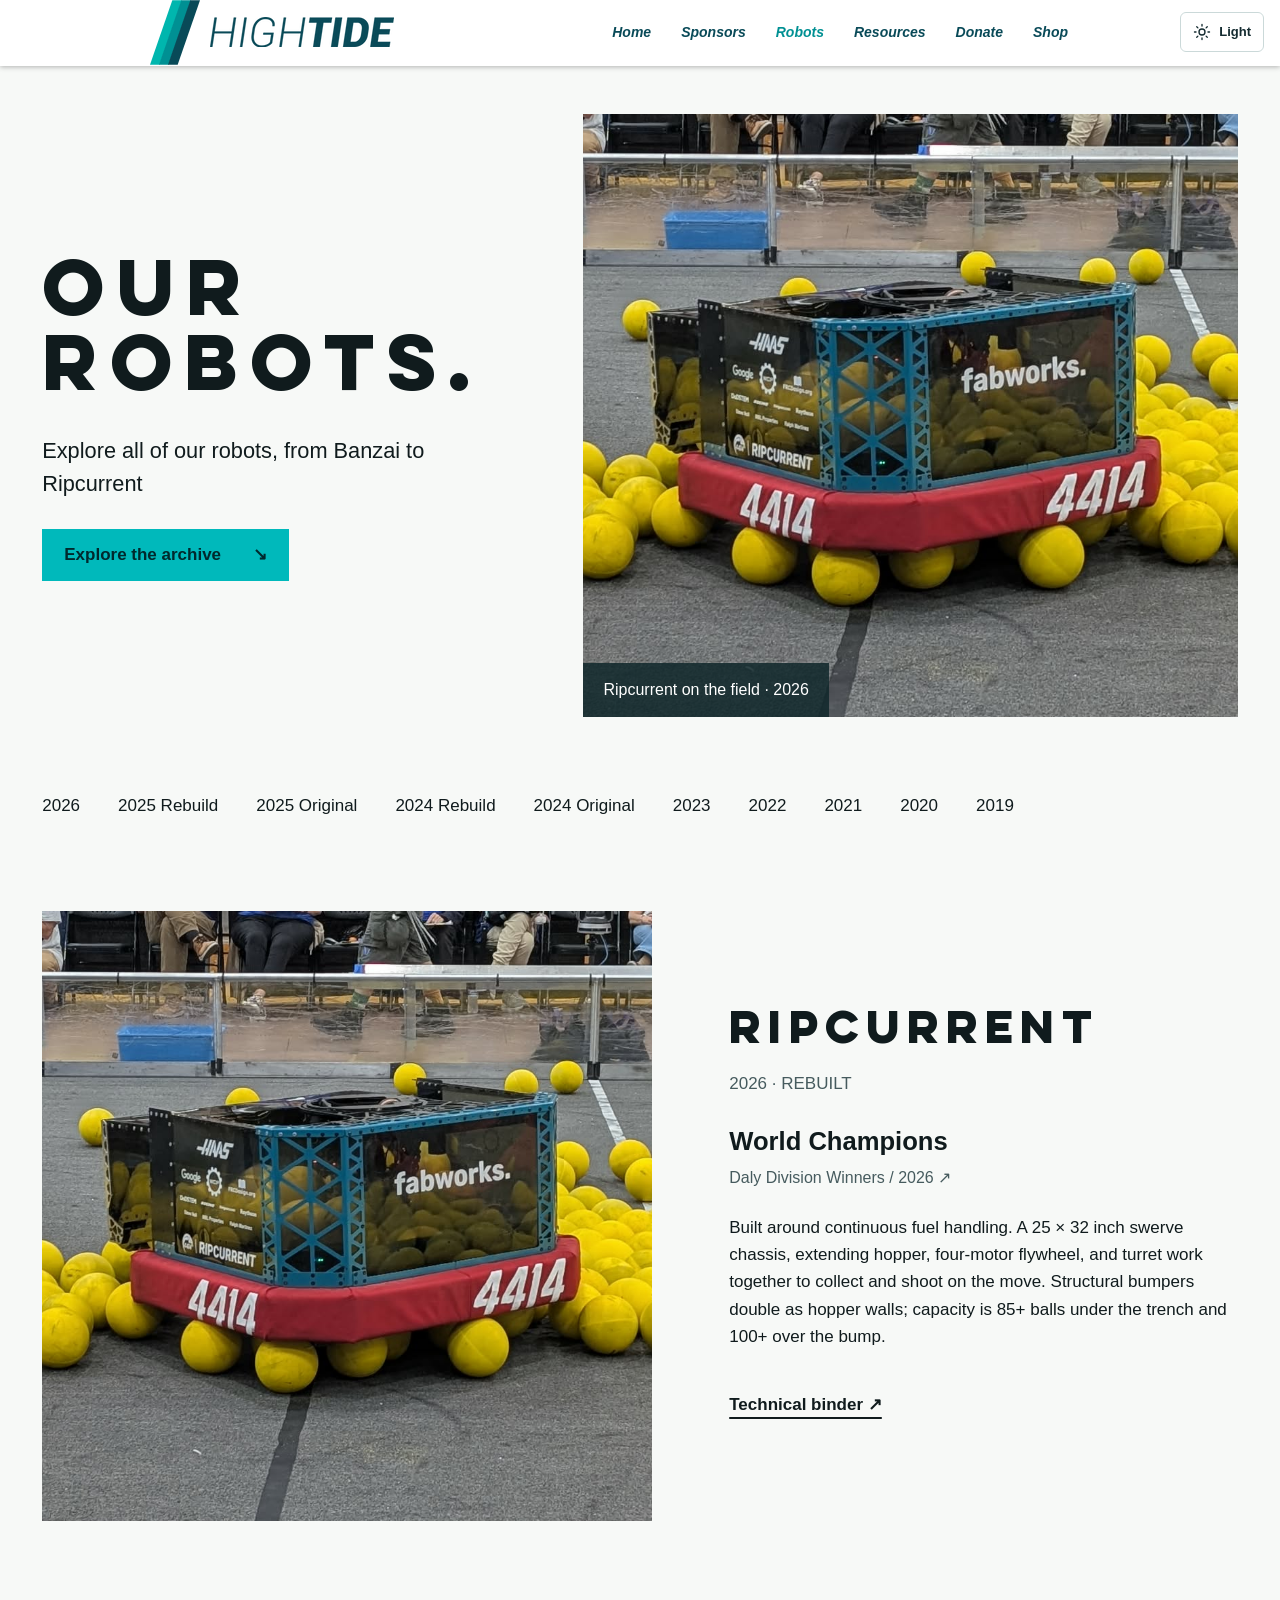
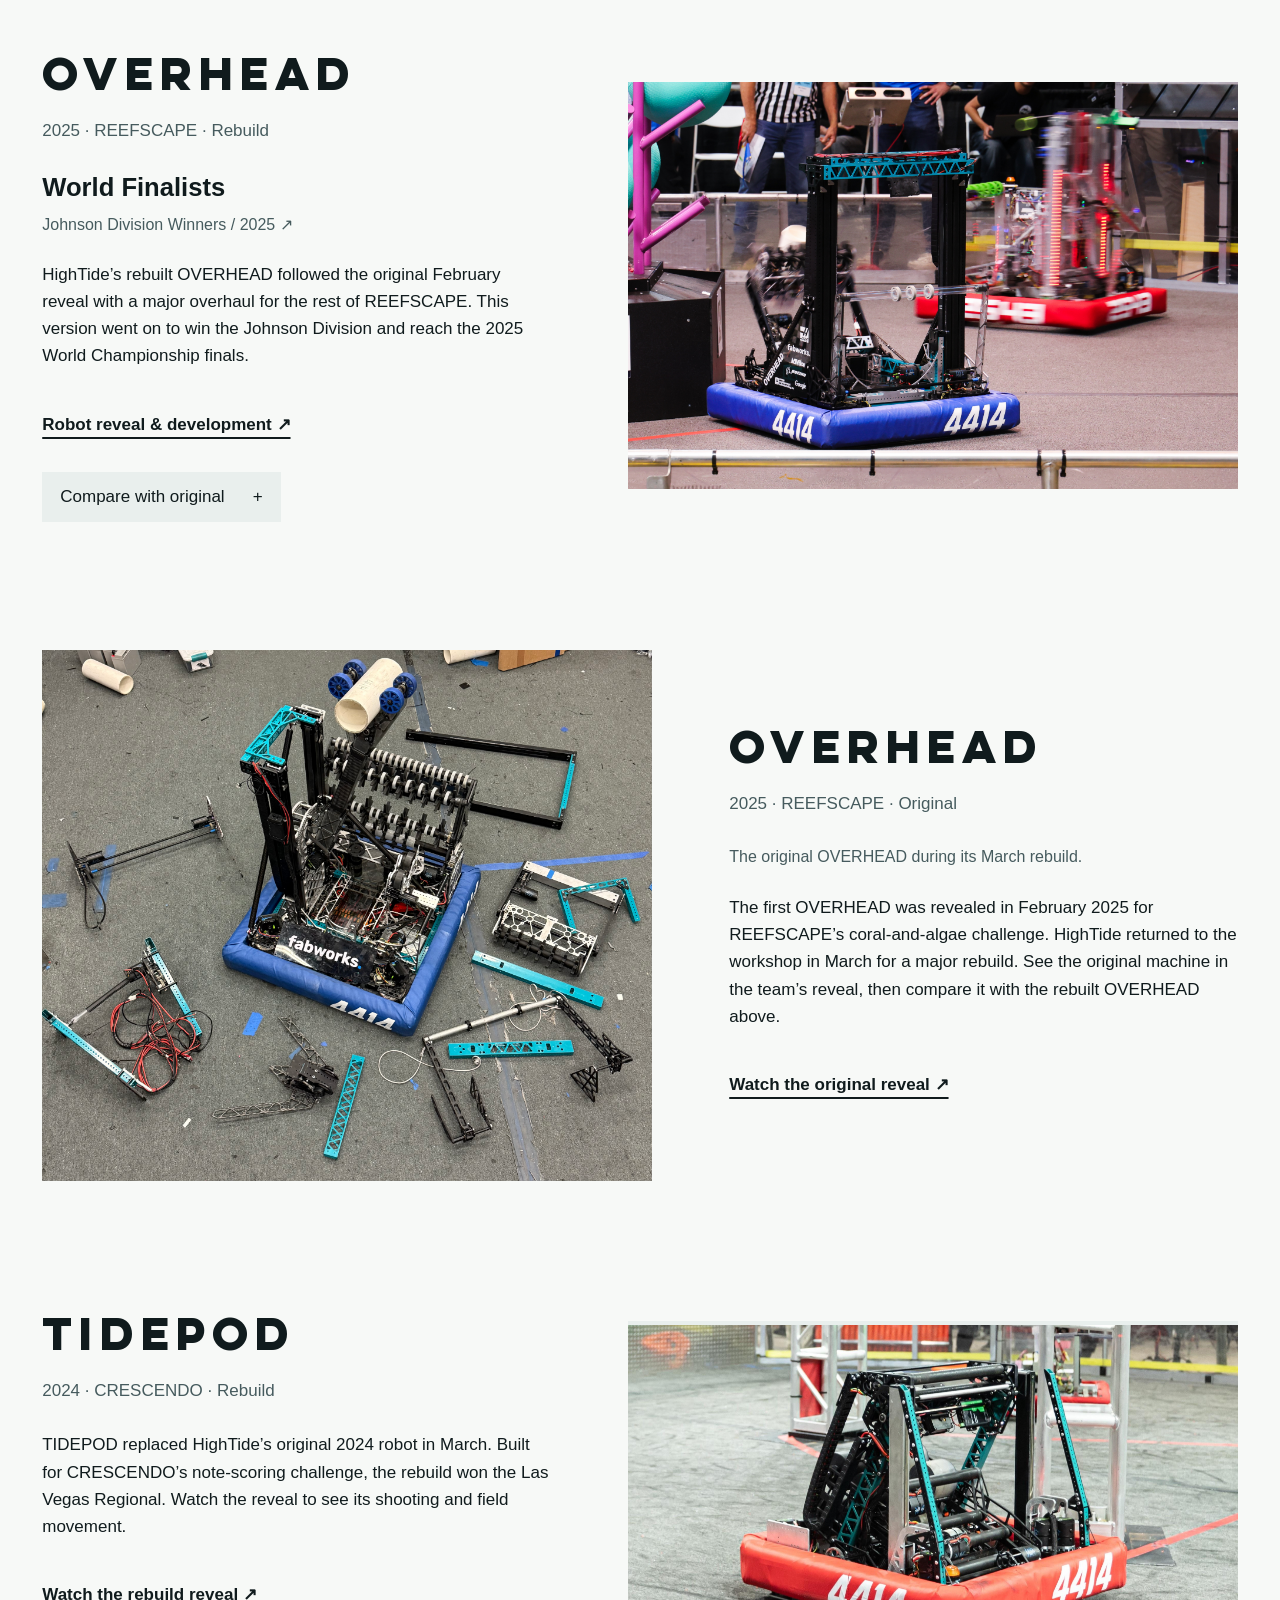
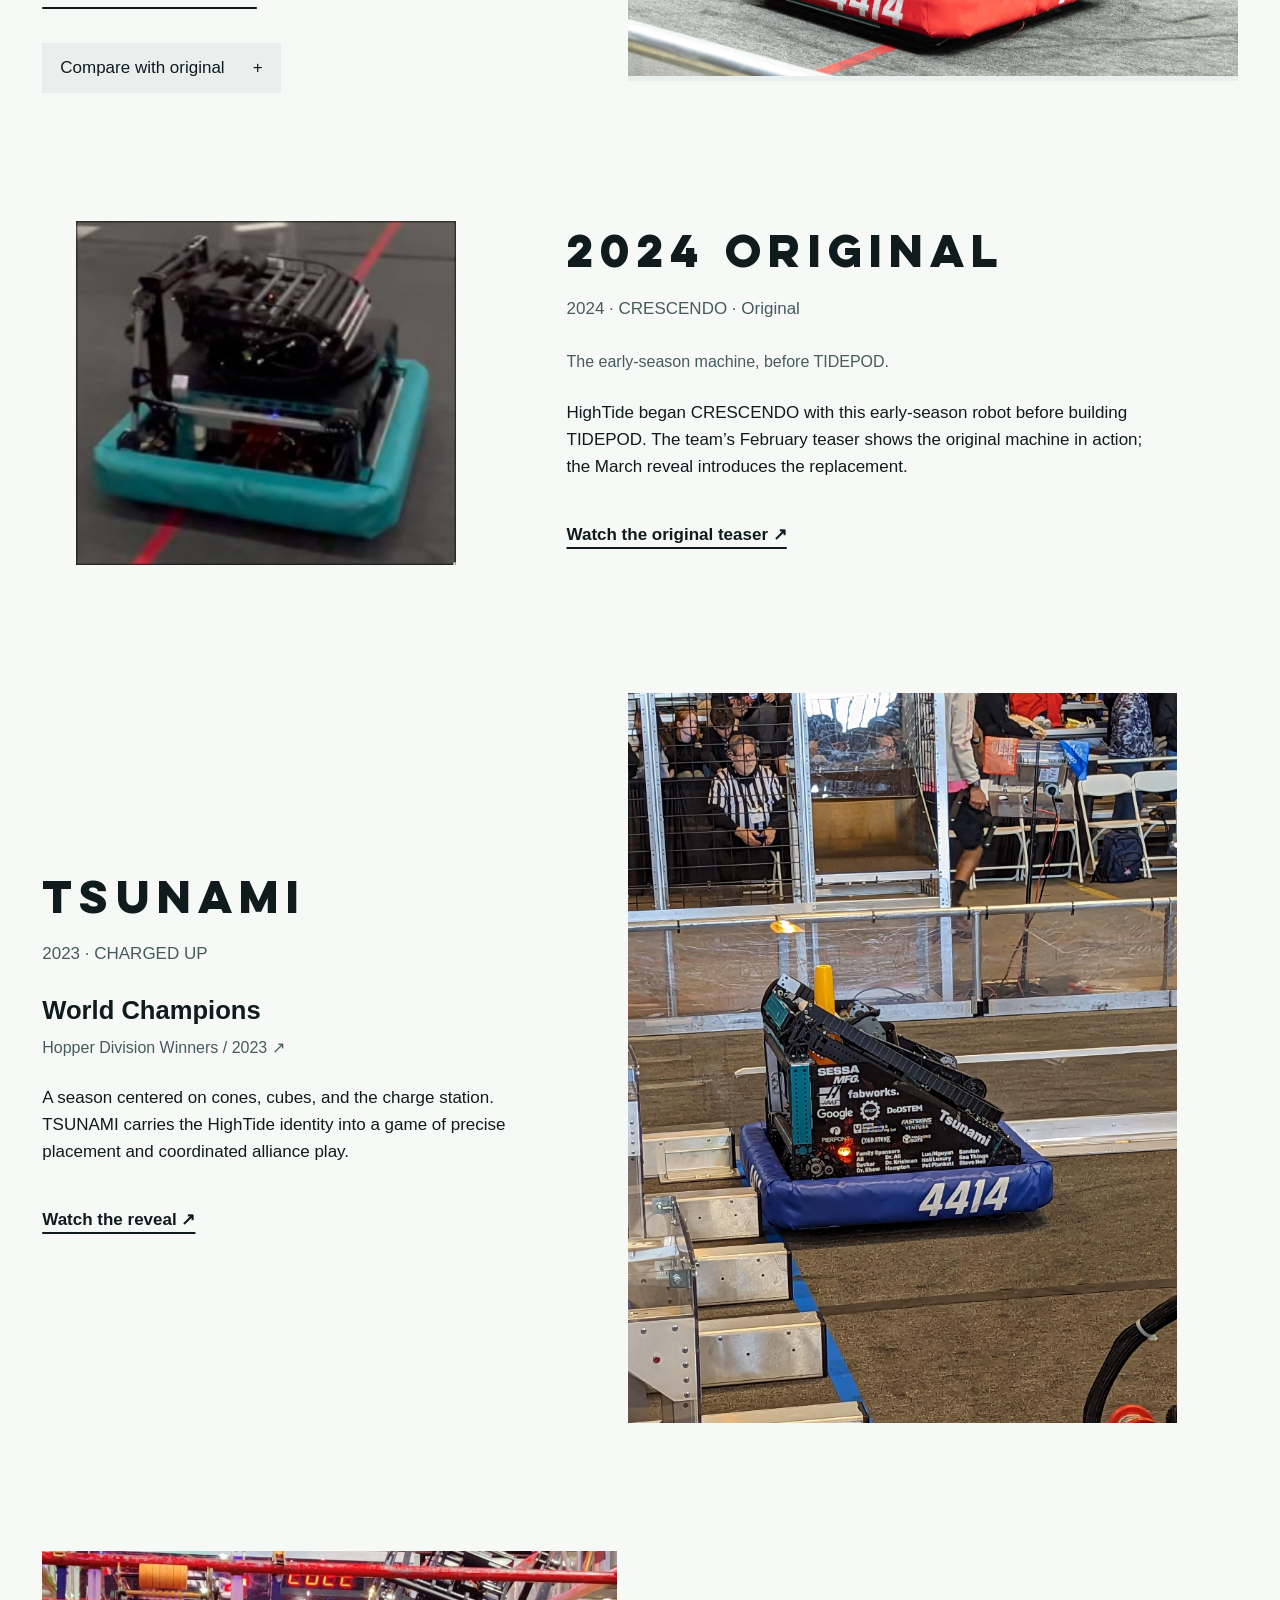
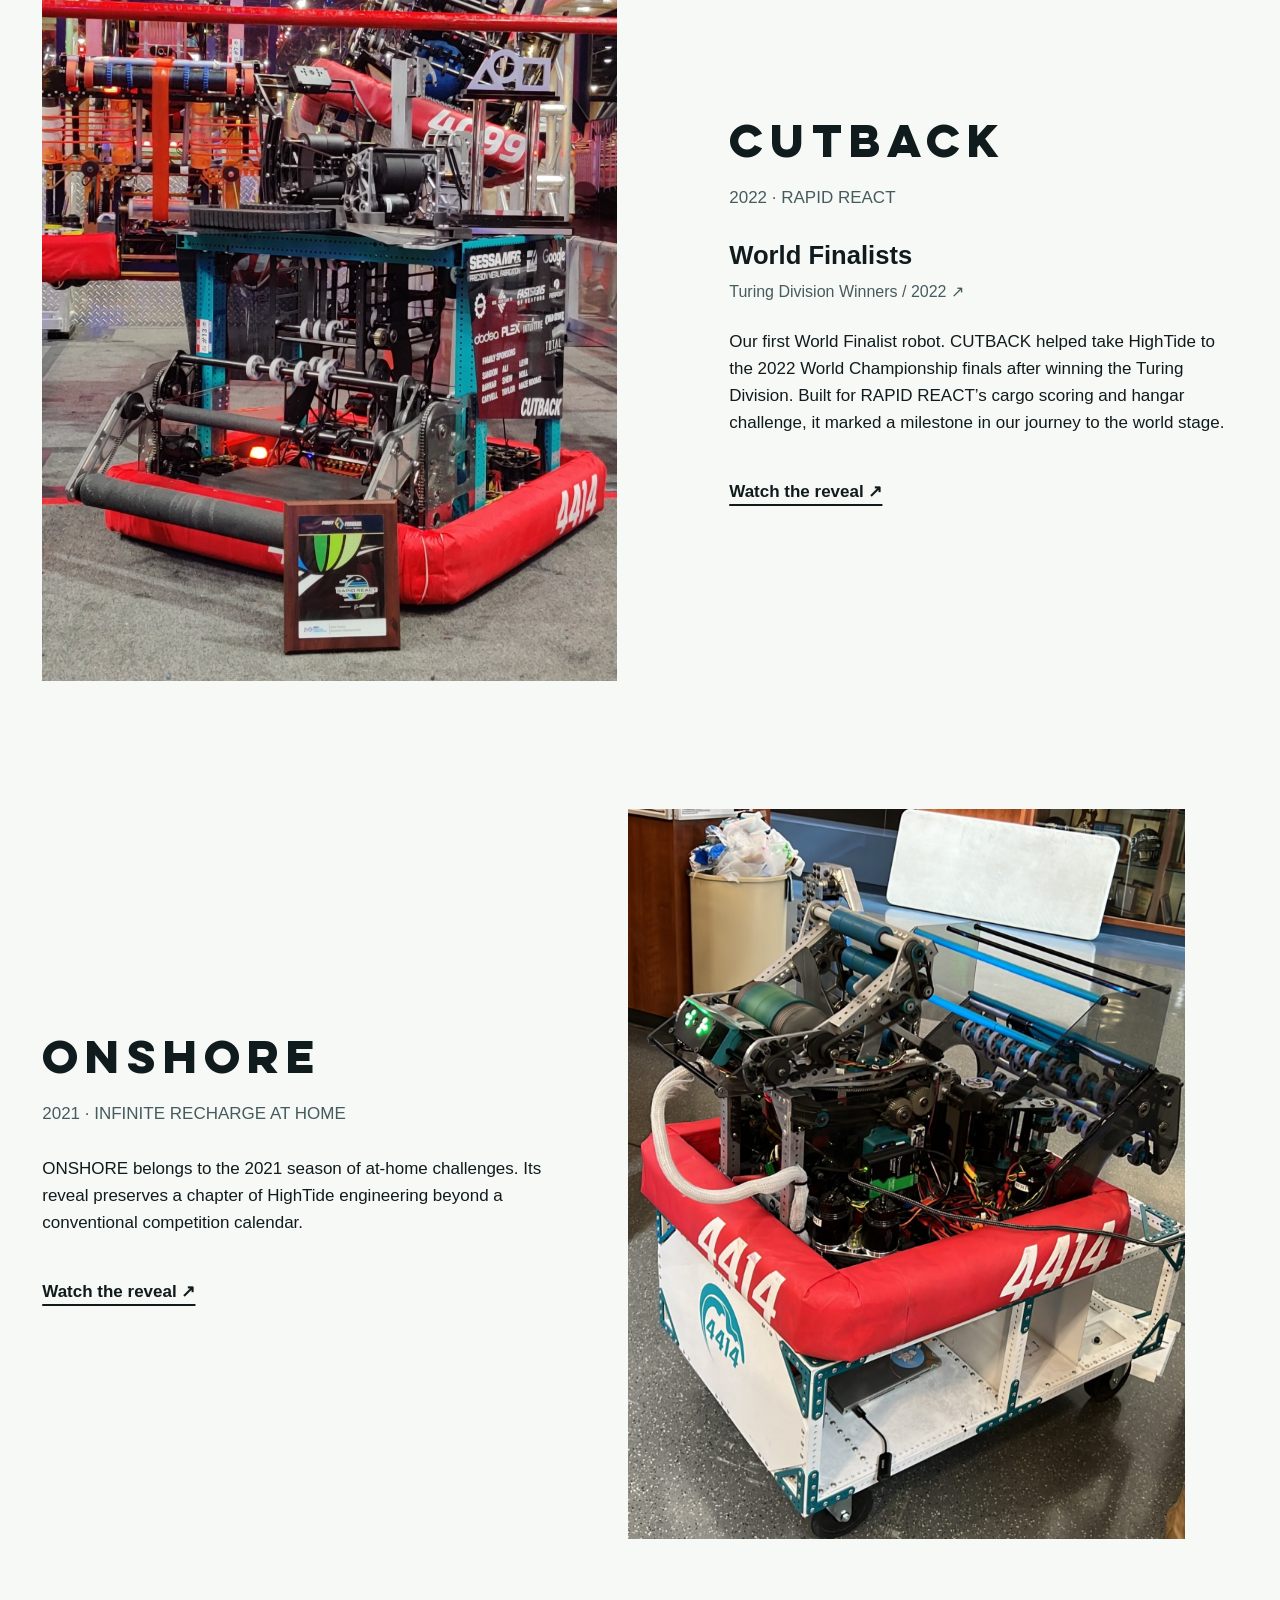
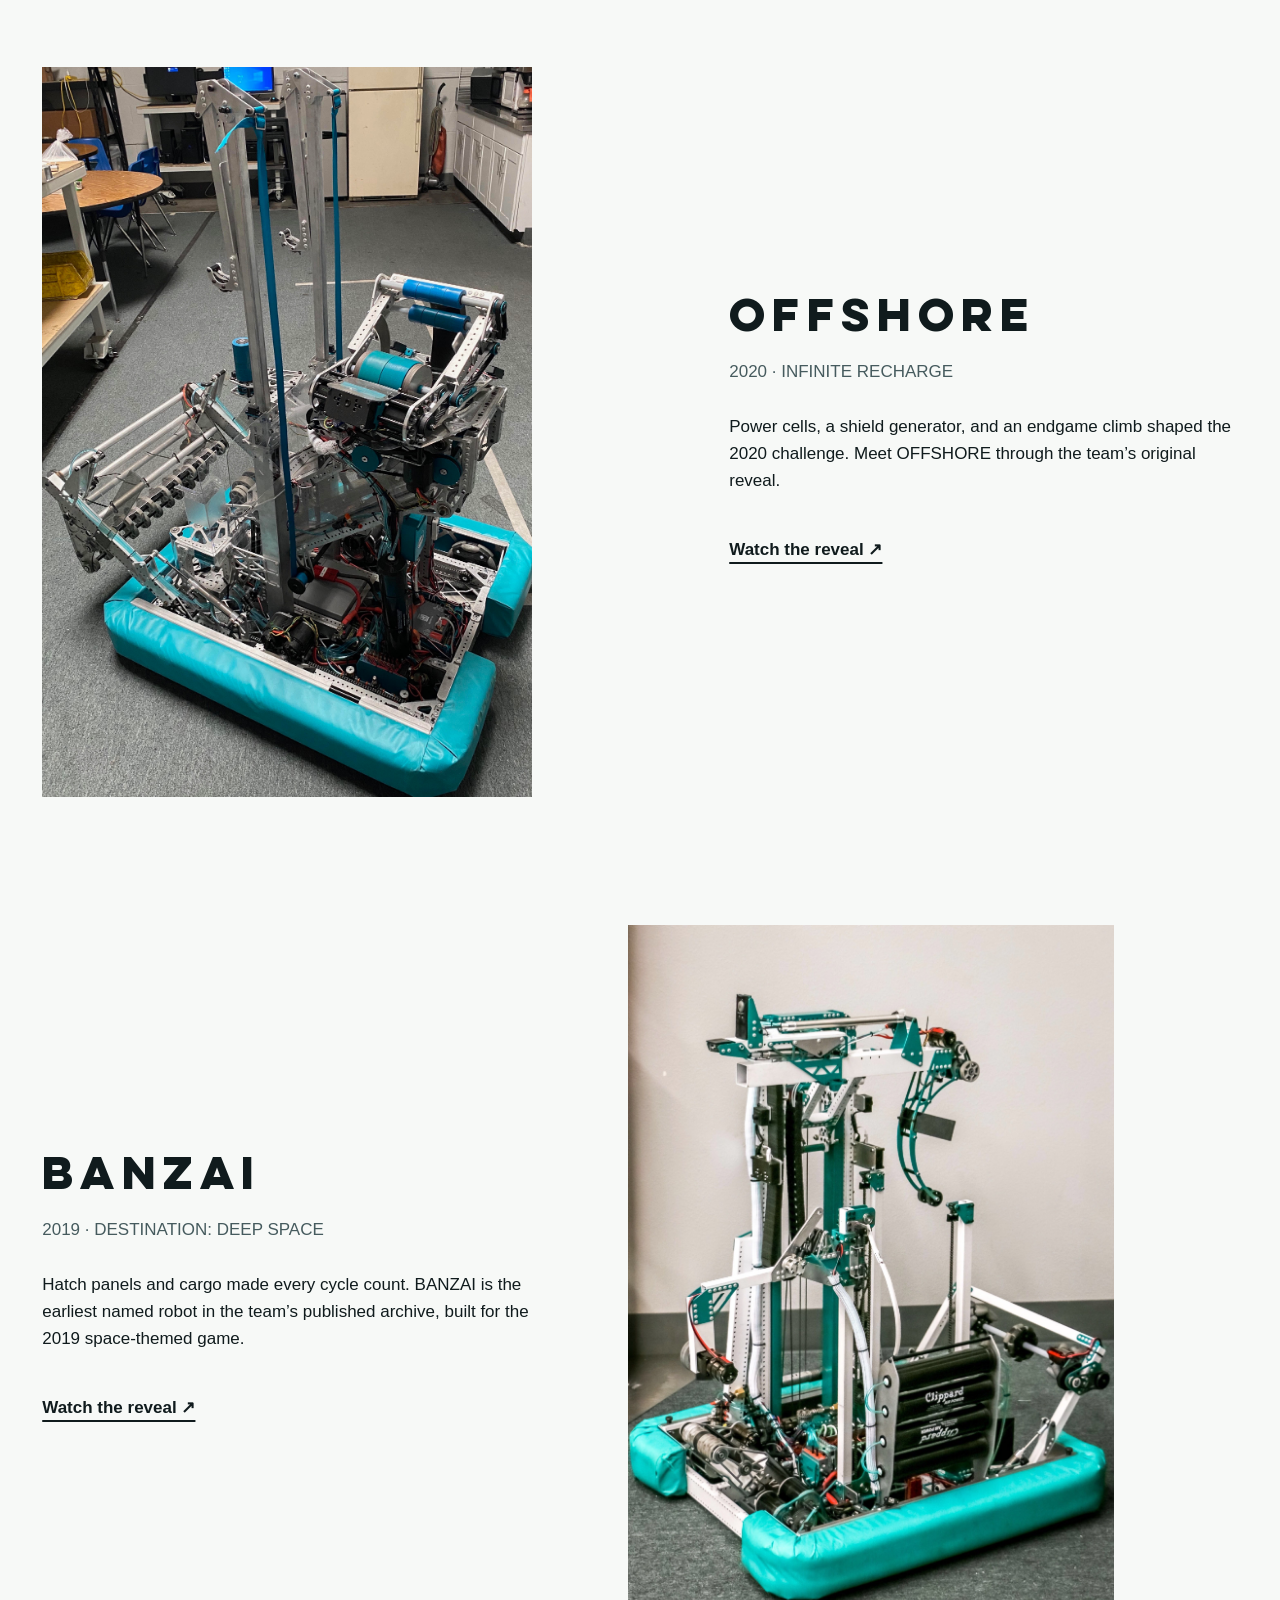
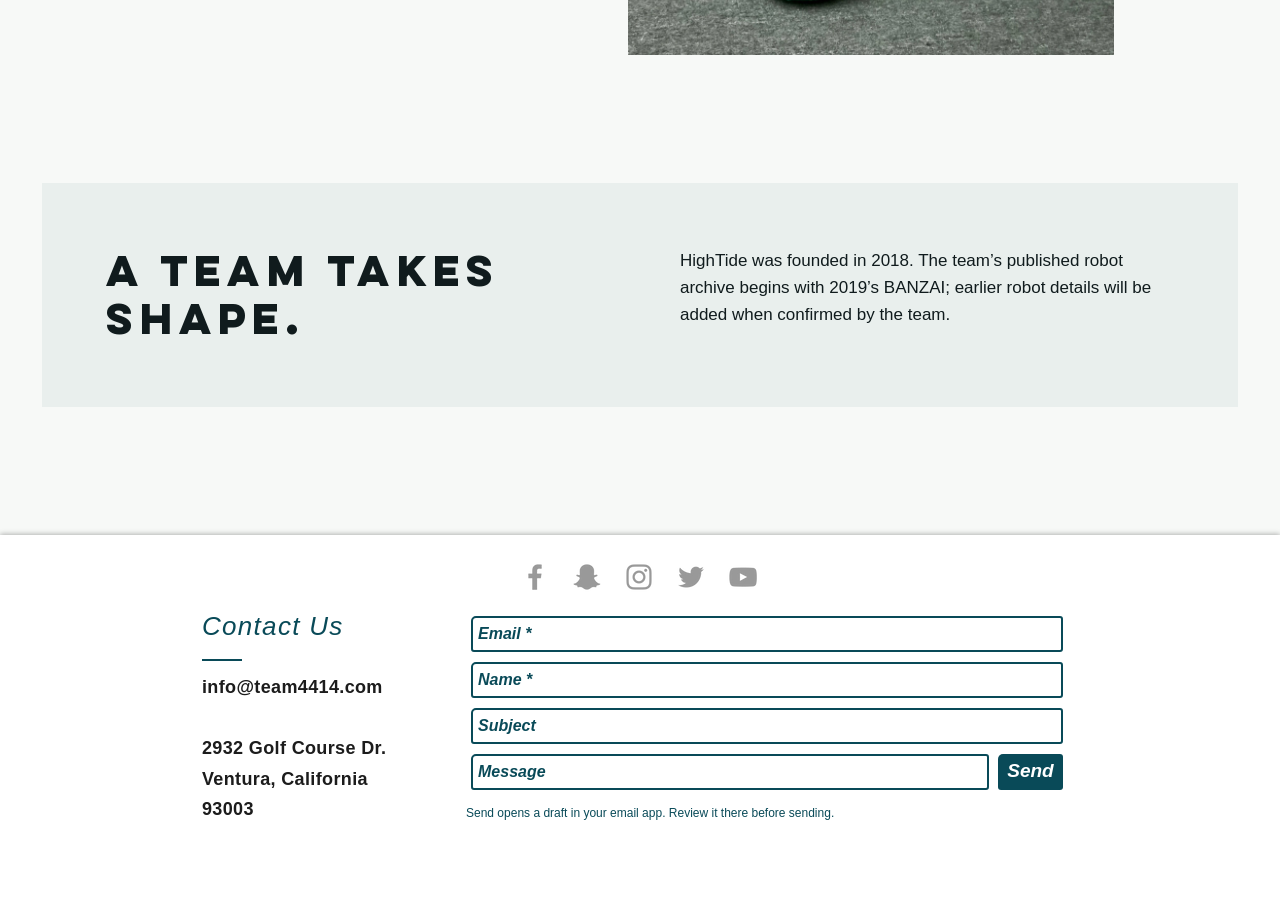
<file: official-revamp/robots.html>
<!DOCTYPE html>
<html lang="en">
<head>
  
  <meta charset='utf-8'>
  <meta name="viewport" content="width=device-width, initial-scale=1" id="wixDesktopViewport" />
  <meta http-equiv="X-UA-Compatible" content="IE=edge">
  <meta name="generator" content="Wix.com Website Builder"/>

  <link rel="icon" sizes="192x192" href="assets/6a2517e0208572bcdb45.png" type="image/png"/>
  <link rel="shortcut icon" href="assets/ac8cab47b328938e9372.png" type="image/png"/>
  <link rel="apple-touch-icon" href="assets/9e45f8d595b29e745906.png" type="image/png"/>

  <!-- Safari Pinned Tab Icon -->
  <!-- <link rel="mask-icon" href="assets/ac8cab47b328938e9372.png"> -->

  <!-- Segmenter Polyfill -->
  

  <!-- Legacy Polyfills -->
  
  

  <!-- Performance API Polyfills -->
  

  
    <!-- Essential Viewer Model -->
    
    
  

  <!-- Globals Definitions -->
  

  

  
  <!-- BEGIN handleAccessTokens bundle -->

  

<!-- END handleAccessTokens bundle -->

<!-- BEGIN overrideGlobals bundle -->



<!-- END overrideGlobals bundle -->

  

  
  

  <!-- Initial CSS -->
  <style data-url="assets/94d943d7850af9f69bb8.css">@keyframes slide-horizontal-new{0%{transform:translate(100%)}}@keyframes slide-horizontal-old{80%{opacity:1}to{opacity:0;transform:translate(-100%)}}@keyframes slide-vertical-new{0%{transform:translateY(-100%)}}@keyframes slide-vertical-old{80%{opacity:1}to{opacity:0;transform:translateY(100%)}}@keyframes out-in-new{0%{opacity:0}}@keyframes out-in-old{to{opacity:0}}:root:active-view-transition{view-transition-name:none}:root:active-view-transition::view-transition-group(*){animation:none}:root:active-view-transition::view-transition-old(*){animation:none}:root:active-view-transition::view-transition-new(*){animation:none}:root::view-transition{pointer-events:none}:root:active-view-transition #SITE_HEADER{view-transition-name:header-group}:root:active-view-transition #WIX_ADS{view-transition-name:wix-ads-group}:root:active-view-transition #SITE_FOOTER{view-transition-name:footer-group}:root:active-view-transition #BACKGROUND_GROUP_TRANSITION_GROUP>div{view-transition-name:background-group}:root:active-view-transition::view-transition-group(page-group){pointer-events:all;cursor:wait;animation:revert;animation-duration:.6s}:root:active-view-transition::view-transition-old(page-group){pointer-events:all;cursor:wait;animation:revert;animation-duration:.6s}:root:active-view-transition::view-transition-new(page-group){pointer-events:all;cursor:wait;animation:revert;animation-duration:.6s}:root:active-view-transition-type(SlideHorizontal)::view-transition-old(page-group){mix-blend-mode:normal;animation:.6s cubic-bezier(.83,0,.17,1) forwards slide-horizontal-old}:root:active-view-transition-type(SlideHorizontal)::view-transition-new(page-group){mix-blend-mode:normal;animation:.6s cubic-bezier(.83,0,.17,1) backwards slide-horizontal-new}:root:active-view-transition-type(SlideVertical)::view-transition-old(page-group){mix-blend-mode:normal;animation:.6s cubic-bezier(.83,0,.17,1) forwards slide-vertical-old}:root:active-view-transition-type(SlideVertical)::view-transition-new(page-group){mix-blend-mode:normal;animation:.6s cubic-bezier(.83,0,.17,1) backwards slide-vertical-new}:root:active-view-transition-type(OutIn)::view-transition-old(page-group){animation:.35s cubic-bezier(.22,1,.36,1) forwards out-in-old}:root:active-view-transition-type(OutIn)::view-transition-new(page-group){animation:.35s cubic-bezier(.64,0,.78,0) .35s backwards out-in-new}@media (prefers-reduced-motion:reduce){::view-transition-group(*){animation:none!important}::view-transition-old(*){animation:none!important}::view-transition-new(*){animation:none!important}}html,body{vertical-align:baseline;background:0 0;border:0;outline:0;margin:0;padding:0}body{--scrollbar-width:0px;-webkit-text-size-adjust:100%;-moz-text-size-adjust:100%;-ms-text-size-adjust:100%;text-size-adjust:100%;font-family:Arial,Helvetica,sans-serif;font-size:10px}html,body{height:100%}body{overflow-x:auto;overflow-y:scroll}body:not(.responsive) #site-root{width:100%;min-width:var(--site-width)}body:not([data-js-loaded]) [data-hide-prejs]{visibility:hidden}interact-element{display:contents}#SITE_CONTAINER{position:relative}:root{--one-unit:1vw;--section-max-width:9999px;--spx-stopper-max:9999px;--spx-stopper-min:0px;--browser-zoom:1}@supports ((-webkit-appearance:none)) and (stroke-color:transparent){:root{--safari-sticky-fix:opacity;--experimental-safari-sticky-fix:translateZ(0)}}@supports (container-type:inline-size){:root{--one-unit:1cqw}}[id^=oldHoverBox-]{mix-blend-mode:plus-lighter;transition:opacity .5s,visibility .5s}[data-mesh-id$=inlineContent-gridContainer]:has(>[id^=oldHoverBox-]){isolation:isolate}
/*# sourceMappingURL=assets/94d943d7850af9f69bb8.css.map*/</style>
<style data-url="assets/3c4a7a65e92de4098db1.css">div,span,applet,object,iframe,h1,h2,h3,h4,h5,h6,p,blockquote,pre,a,abbr,acronym,address,big,cite,code,del,dfn,em,font,img,ins,kbd,q,s,samp,small,strike,strong,sub,sup,tt,var,b,u,i,center,dl,dt,dd,ol,ul,li,fieldset,form,label,legend,table,caption,tbody,tfoot,thead,tr,th,td,nav,button,section,header,footer,title{vertical-align:baseline;background:0 0;border:0;outline:0;margin:0;padding:0}textarea,input,select{box-sizing:border-box;font-family:Helvetica,Arial,sans-serif}ol,ul{list-style:none}blockquote,q{quotes:none}ins{text-decoration:none}del{text-decoration:line-through}table{border-collapse:collapse;border-spacing:0}a{cursor:pointer;text-decoration:none}.testStyles{overflow-y:hidden}.reset-button{color:inherit;font:inherit;-webkit-appearance:none;-webkit-user-select:none;-moz-user-select:none;-ms-user-select:none;background:0 0;border:0;outline:0;padding:0;line-height:normal;overflow:visible}:focus{outline:none}body.device-mobile-optimized:not(.disable-site-overflow){overflow-x:hidden;overflow-y:scroll}body.device-mobile-optimized:not(.responsive) #SITE_CONTAINER{width:320px;margin-left:auto;margin-right:auto;position:relative;overflow-x:visible}body.device-mobile-optimized:not(.responsive):not(.blockSiteScrolling) #SITE_CONTAINER{margin-top:0}body.device-mobile-optimized>*{max-width:100%!important}body.device-mobile-optimized #site-root{overflow:hidden}@supports (overflow:clip){body.device-mobile-optimized #site-root{overflow:clip}}body.device-mobile-non-optimized #SITE_CONTAINER #site-root{overflow:clip}body.device-mobile-non-optimized.fullScreenMode{background-color:#5f6360}body.device-mobile-non-optimized.fullScreenMode #site-root,body.device-mobile-non-optimized.fullScreenMode #SITE_BACKGROUND,body.device-mobile-non-optimized.fullScreenMode #MOBILE_ACTIONS_MENU,body.fullScreenMode #WIX_ADS{visibility:hidden}body.fullScreenMode{overflow:hidden!important}body.fullScreenMode.device-mobile-optimized #TINY_MENU{opacity:0;pointer-events:none}body.fullScreenMode-scrollable.device-mobile-optimized{overflow-x:hidden!important;overflow-y:auto!important}body.fullScreenMode-scrollable.device-mobile-optimized #site-root,body.fullScreenMode-scrollable.device-mobile-optimized #masterPage{overflow:hidden!important}body.fullScreenMode-scrollable.device-mobile-optimized #masterPage,body.fullScreenMode-scrollable.device-mobile-optimized #SITE_BACKGROUND{height:auto!important}body.fullScreenMode-scrollable.device-mobile-optimized #masterPage.mesh-layout{height:0!important}body.blockSiteScrolling,body.siteScrollingBlocked{width:100%;position:fixed}body.siteScrollingBlockedIOSFix{overflow:hidden!important}body.blockSiteScrolling #SITE_CONTAINER{margin-top:calc(var(--blocked-site-scroll-margin-top)*-1)}#site-root{top:var(--wix-ads-height);min-height:100%;margin:0 auto;position:relative}#site-root img:not([src]){visibility:hidden}#site-root svg img:not([src]){visibility:visible}.auto-generated-link{color:inherit}#SCROLL_TO_TOP,#SCROLL_TO_BOTTOM{height:0}.has-click-trigger{cursor:pointer}.fullScreenOverlay{z-index:1005;justify-content:center;display:flex;position:fixed;top:-60px;bottom:0;left:0;right:0;overflow-y:hidden}.fullScreenOverlay>.fullScreenOverlayContent{margin:0 auto;position:absolute;top:60px;bottom:0;left:0;right:0;overflow:hidden;transform:translateZ(0)}[data-mesh-id$=inlineContent],[data-mesh-id$=centeredContent],[data-mesh-id$=form]{pointer-events:none;position:relative}[data-mesh-id$=-gridWrapper],[data-mesh-id$=-rotated-wrapper]{pointer-events:none}[data-mesh-id$=-gridContainer]>*,[data-mesh-id$=-rotated-wrapper]>*,[data-mesh-id$=inlineContent]>:not([data-mesh-id$=-gridContainer]){pointer-events:auto}.device-mobile-optimized #masterPage.mesh-layout #SOSP_CONTAINER_CUSTOM_ID{-ms-grid-row:2;grid-area:2/1/3/2;position:relative}#masterPage.mesh-layout{display:-ms-grid;-ms-grid-rows:max-content max-content min-content max-content;-ms-grid-columns:100%;grid-template-rows:max-content max-content min-content max-content;grid-template-columns:100%;justify-content:stretch;align-items:start;display:grid}#masterPage.mesh-layout #SITE_HEADER_WRAPPER,#masterPage.mesh-layout #SITE_HEADER-placeholder,#masterPage.mesh-layout #SOSP_CONTAINER_CUSTOM_ID[data-state~=mobileView],#masterPage.mesh-layout #PAGES_CONTAINER,#masterPage.mesh-layout #soapBeforePagesContainer,#masterPage.mesh-layout #soapAfterPagesContainer,#masterPage.mesh-layout #SITE_FOOTER_WRAPPER,#masterPage.mesh-layout #SITE_FOOTER-placeholder{-ms-grid-column:1;-ms-grid-row-align:start;-ms-grid-column-align:start}#masterPage.mesh-layout #SITE_HEADER_WRAPPER,#masterPage.mesh-layout #SITE_HEADER-placeholder{-ms-grid-row:1;grid-area:1/1/2/2}#masterPage.mesh-layout #PAGES_CONTAINER,#masterPage.mesh-layout #soapBeforePagesContainer,#masterPage.mesh-layout #soapAfterPagesContainer{-ms-grid-row:3;grid-area:3/1/4/2}#masterPage.mesh-layout #soapBeforePagesContainer,#masterPage.mesh-layout #soapAfterPagesContainer{width:100%}#masterPage.mesh-layout #PAGES_CONTAINER{align-self:stretch}#masterPage.mesh-layout main#PAGES_CONTAINER{display:block}#masterPage.mesh-layout #SITE_FOOTER_WRAPPER,#masterPage.mesh-layout #SITE_FOOTER-placeholder{-ms-grid-row:4;grid-area:4/1/5/2}#masterPage.mesh-layout [data-mesh-id=PAGES_CONTAINERcenteredContent],#masterPage.mesh-layout [data-mesh-id=PAGES_CONTAINERinlineContent],#masterPage.mesh-layout #SITE_PAGES{height:100%}#masterPage.mesh-layout.desktop>*{width:100%}#masterPage.mesh-layout #SITE_PAGES,#masterPage.mesh-layout #SITE_HEADER_WRAPPER,#masterPage.mesh-layout #SITE_FOOTER_WRAPPER,#masterPage.mesh-layout #PAGES_CONTAINER,#masterPage.mesh-layout #masterPageinlineContent,#masterPage.mesh-layout #SITE_FOOTER,#masterPage.mesh-layout #SITE_HEADER{position:relative}#masterPage.mesh-layout #SITE_HEADER{grid-area:1/1/2/2}#masterPage.mesh-layout #SITE_FOOTER{grid-area:4/1/5/2}#masterPage.mesh-layout.overflow-x-clip #SITE_HEADER,#masterPage.mesh-layout.overflow-x-clip #SITE_FOOTER{overflow-x:clip}[data-z-counter]{z-index:0}[data-z-counter="0"]{z-index:auto}.wixSiteProperties{-webkit-font-smoothing:antialiased;-moz-osx-font-smoothing:grayscale}:root{--wst-button-color-fill-primary:rgb(var(--color_48));--wst-button-color-border-primary:rgb(var(--color_49));--wst-button-color-text-primary:rgb(var(--color_50));--wst-button-color-fill-primary-hover:rgb(var(--color_51));--wst-button-color-border-primary-hover:rgb(var(--color_52));--wst-button-color-text-primary-hover:rgb(var(--color_53));--wst-button-color-fill-primary-disabled:rgb(var(--color_54));--wst-button-color-border-primary-disabled:rgb(var(--color_55));--wst-button-color-text-primary-disabled:rgb(var(--color_56));--wst-button-color-fill-secondary:rgb(var(--color_57));--wst-button-color-border-secondary:rgb(var(--color_58));--wst-button-color-text-secondary:rgb(var(--color_59));--wst-button-color-fill-secondary-hover:rgb(var(--color_60));--wst-button-color-border-secondary-hover:rgb(var(--color_61));--wst-button-color-text-secondary-hover:rgb(var(--color_62));--wst-button-color-fill-secondary-disabled:rgb(var(--color_63));--wst-button-color-border-secondary-disabled:rgb(var(--color_64));--wst-button-color-text-secondary-disabled:rgb(var(--color_65));--wst-color-fill-base-1:rgb(var(--color_36));--wst-color-fill-base-2:rgb(var(--color_37));--wst-color-fill-base-shade-1:rgb(var(--color_38));--wst-color-fill-base-shade-2:rgb(var(--color_39));--wst-color-fill-base-shade-3:rgb(var(--color_40));--wst-color-fill-accent-1:rgb(var(--color_41));--wst-color-fill-accent-2:rgb(var(--color_42));--wst-color-fill-accent-3:rgb(var(--color_43));--wst-color-fill-accent-4:rgb(var(--color_44));--wst-color-fill-background-primary:rgb(var(--color_11));--wst-color-fill-background-secondary:rgb(var(--color_12));--wst-color-text-primary:rgb(var(--color_15));--wst-color-text-secondary:rgb(var(--color_14));--wst-color-action:rgb(var(--color_18));--wst-color-disabled:rgb(var(--color_39));--wst-color-title:rgb(var(--color_45));--wst-color-subtitle:rgb(var(--color_46));--wst-color-line:rgb(var(--color_47));--wst-font-style-h2:var(--font_2);--wst-font-style-h3:var(--font_3);--wst-font-style-h4:var(--font_4);--wst-font-style-h5:var(--font_5);--wst-font-style-h6:var(--font_6);--wst-font-style-body-large:var(--font_7);--wst-font-style-body-medium:var(--font_8);--wst-font-style-body-small:var(--font_9);--wst-font-style-body-x-small:var(--font_10);--wst-color-custom-1:rgb(var(--color_13));--wst-color-custom-2:rgb(var(--color_16));--wst-color-custom-3:rgb(var(--color_17));--wst-color-custom-4:rgb(var(--color_19));--wst-color-custom-5:rgb(var(--color_20));--wst-color-custom-6:rgb(var(--color_21));--wst-color-custom-7:rgb(var(--color_22));--wst-color-custom-8:rgb(var(--color_23));--wst-color-custom-9:rgb(var(--color_24));--wst-color-custom-10:rgb(var(--color_25));--wst-color-custom-11:rgb(var(--color_26));--wst-color-custom-12:rgb(var(--color_27));--wst-color-custom-13:rgb(var(--color_28));--wst-color-custom-14:rgb(var(--color_29));--wst-color-custom-15:rgb(var(--color_30));--wst-color-custom-16:rgb(var(--color_31));--wst-color-custom-17:rgb(var(--color_32));--wst-color-custom-18:rgb(var(--color_33));--wst-color-custom-19:rgb(var(--color_34));--wst-color-custom-20:rgb(var(--color_35))}.wix-presets-wrapper{display:contents}.builder-root{box-sizing:border-box}
/*# sourceMappingURL=assets/3c4a7a65e92de4098db1.css.map*/</style>

  <meta name="format-detection" content="telephone=no">
  <meta name="skype_toolbar" content="skype_toolbar_parser_compatible">
  
  

  

  
      <!--pageHtmlEmbeds.head start-->
      
    
      
      <!--pageHtmlEmbeds.head end-->
  

  <!-- head performance data start -->
  
  <!-- head performance data end -->
  

    

  
  <style id="a11y-contrast">
    @media (forced-colors: active) {
      #SITE_CONTAINER.focus-ring-active
        :not(.has-custom-focus):not(.ignore-focus):not([tabindex='-1']):focus,
      #SITE_CONTAINER.focus-ring-active
        :not(.has-custom-focus):not(.ignore-focus):not([tabindex='-1']):focus
        ~ .wixSdkShowFocusOnSibling {
        outline: 2px solid CanvasText;
        outline-offset: 2px;
      }
    }
  </style>
  

  

<meta http-equiv="X-Wix-Meta-Site-Id" content="e377ddc9-7786-4583-9817-814f93f00d83">
<meta http-equiv="X-Wix-Application-Instance-Id" content="0102c278-e7bc-4dad-8c12-705cf409c7c3">

    <meta http-equiv="X-Wix-Published-Version" content="2"/>



    <meta http-equiv="etag" content="bug"/>

<!-- render-head end -->

<style data-href="assets/792822627a975d624b44.css">.EtmdIW{cursor:pointer}.XWeqiF{opacity:0}.bWoigz{opacity:1;transition:opacity var(--transition-duration) cubic-bezier(.37, 0, .63, 1)}.HTrn1j{opacity:1}.sAGPNe{opacity:0;transition:opacity var(--transition-duration) cubic-bezier(.37, 0, .63, 1)}.cCFKrw{opacity:0}.yifJnQ{opacity:1;transition:opacity var(--transition-duration) cubic-bezier(.64, 0, .78, 0)}._mj5qU{opacity:1}.gG6uhp{opacity:0;transition:opacity var(--transition-duration) cubic-bezier(.22, 1, .36, 1)}.k0CnHT{transform:translate(100%)}.URQNsX{transition:transform var(--transition-duration) cubic-bezier(.87, 0, .13, 1);transform:translate(0)}.CCwVTE{transform:translate(0)}.TX_1qK{transition:transform var(--transition-duration) cubic-bezier(.87, 0, .13, 1);transform:translate(-100%)}.JMRv7x{transform:translate(-100%)}.AOzCGi{transition:transform var(--transition-duration) cubic-bezier(.87, 0, .13, 1);transform:translate(0)}.WzSMGx{transform:translate(0)}.I76Pz6{transition:transform var(--transition-duration) cubic-bezier(.87, 0, .13, 1);transform:translate(100%)}.bX95uQ{transform:translateY(100%)}.Ogwj62{transition:transform var(--transition-duration) cubic-bezier(.87, 0, .13, 1);transform:translateY(0)}.GdyWfW{transform:translateY(0)}.YxqFze{transition:transform var(--transition-duration) cubic-bezier(.87, 0, .13, 1);transform:translateY(-100%)}.NrDww4{transform:translateY(-100%)}.ciVV17{transition:transform var(--transition-duration) cubic-bezier(.87, 0, .13, 1);transform:translateY(0)}.BMKrqh{transform:translateY(0)}.jNxMkI{transition:transform var(--transition-duration) cubic-bezier(.87, 0, .13, 1);transform:translateY(100%)}body:not(.responsive) .Y3K28_{overflow-x:clip}:root:active-view-transition .Y3K28_{view-transition-name:page-group}.uvik8H{grid-template-rows:1fr;grid-template-columns:1fr;height:100%;display:grid}.uvik8H>div{grid-area:1/1/2/2;place-self:stretch stretch!important}.StylableButton2545352419__root{-archetype:box;cursor:pointer;box-sizing:border-box;touch-action:manipulation;border:0;width:100%;min-width:10px;height:100%;min-height:10px;padding:0;display:block}.StylableButton2545352419__root[disabled]{pointer-events:none}.StylableButton2545352419__root:not(:hover):not([disabled]).StylableButton2545352419--hasBackgroundColor{background-color:var(--corvid-background-color)!important}.StylableButton2545352419__root:hover:not([disabled]).StylableButton2545352419--hasHoverBackgroundColor{background-color:var(--corvid-hover-background-color)!important}.StylableButton2545352419__root:not(:hover)[disabled].StylableButton2545352419--hasDisabledBackgroundColor{background-color:var(--corvid-disabled-background-color)!important}.StylableButton2545352419__root:not(:hover):not([disabled]).StylableButton2545352419--hasBorderColor{border-color:var(--corvid-border-color)!important}.StylableButton2545352419__root:hover:not([disabled]).StylableButton2545352419--hasHoverBorderColor{border-color:var(--corvid-hover-border-color)!important}.StylableButton2545352419__root:not(:hover)[disabled].StylableButton2545352419--hasDisabledBorderColor{border-color:var(--corvid-disabled-border-color)!important}.StylableButton2545352419__root.StylableButton2545352419--hasBorderRadius{border-radius:var(--corvid-border-radius)!important}.StylableButton2545352419__root.StylableButton2545352419--hasBorderWidth{border-width:var(--corvid-border-width)!important}.StylableButton2545352419__root:not(:hover):not([disabled]).StylableButton2545352419--hasColor,.StylableButton2545352419__root:not(:hover):not([disabled]).StylableButton2545352419--hasColor .StylableButton2545352419__label{color:var(--corvid-color)!important}.StylableButton2545352419__root:hover:not([disabled]).StylableButton2545352419--hasHoverColor,.StylableButton2545352419__root:hover:not([disabled]).StylableButton2545352419--hasHoverColor .StylableButton2545352419__label{color:var(--corvid-hover-color)!important}.StylableButton2545352419__root:not(:hover)[disabled].StylableButton2545352419--hasDisabledColor,.StylableButton2545352419__root:not(:hover)[disabled].StylableButton2545352419--hasDisabledColor .StylableButton2545352419__label{color:var(--corvid-disabled-color)!important}.StylableButton2545352419__link{-archetype:box;box-sizing:border-box;color:#000;text-decoration:none}.StylableButton2545352419__container{flex-direction:row;flex-grow:1;flex-basis:auto;justify-content:center;align-items:center;width:100%;height:100%;transition:all .2s,visibility;display:flex;overflow:hidden}.StylableButton2545352419__label{-archetype:text;-controller-part-type:LayoutChildDisplayDropdown, LayoutFlexChildSpacing(first);text-overflow:ellipsis;text-align:center;white-space:nowrap;min-width:1.8em;max-width:100%;transition:inherit;overflow:hidden}.StylableButton2545352419__root.StylableButton2545352419--isMaxContent .StylableButton2545352419__label{text-overflow:unset}.StylableButton2545352419__root.StylableButton2545352419--isWrapText .StylableButton2545352419__label{overflow-wrap:break-word;white-space:break-spaces;word-break:break-word;min-width:10px}.StylableButton2545352419__icon{-archetype:icon;-controller-part-type:LayoutChildDisplayDropdown, LayoutFlexChildSpacing(last);flex-shrink:0;min-width:1px;height:50px;transition:inherit}.StylableButton2545352419__icon.StylableButton2545352419--override{display:block!important}.StylableButton2545352419__icon>span,.StylableButton2545352419__icon svg{width:inherit;height:inherit;display:flex}.StylableButton2545352419__root:not(:hover):not([disalbed]).StylableButton2545352419--hasIconColor .StylableButton2545352419__icon svg{fill:var(--corvid-icon-color)!important;stroke:var(--corvid-icon-color)!important}.StylableButton2545352419__root:hover:not([disabled]).StylableButton2545352419--hasHoverIconColor .StylableButton2545352419__icon svg{fill:var(--corvid-hover-icon-color)!important;stroke:var(--corvid-hover-icon-color)!important}.StylableButton2545352419__root:not(:hover)[disabled].StylableButton2545352419--hasDisabledIconColor .StylableButton2545352419__icon svg{fill:var(--corvid-disabled-icon-color)!important;stroke:var(--corvid-disabled-icon-color)!important}@media (forced-colors:active){.StylableButton2545352419__root.StylableButton2545352419__forcedColorsBackground{color:buttontext!important;background:buttonface!important}.StylableButton2545352419__root.StylableButton2545352419__forcedColorsBackground[disabled]{color:graytext!important}.StylableButton2545352419__root.StylableButton2545352419__forcedColorsBackground .StylableButton2545352419__label{color:inherit!important}.StylableButton2545352419__root:not([disabled]){outline-offset:0px;outline:2px solid buttontext}.StylableButton2545352419__root:hover:not([disabled]),.StylableButton2545352419__root[aria-pressed=true],.StylableButton2545352419__root[aria-selected=true],.StylableButton2545352419__root[data-preview=selected]{outline-offset:1px;outline:3px solid highlight}.StylableButton2545352419__root:focus,.StylableButton2545352419__root:focus-visible{outline-offset:1px;outline:3px solid highlight!important}.StylableButton2545352419__icon,.StylableButton2545352419__icon svg:not([data-type=ugc]):not([data-type=color]),.StylableButton2545352419__icon svg:not([data-type=ugc]):not([data-type=color]) *{fill:currentColor!important;stroke:currentColor!important}}.IT88M3{position:absolute;inset:0}.LXgYyC{cursor:pointer}.iL7Pq5{-webkit-tap-highlight-color:#0000;opacity:var(--opacity);fill:var(--corvid-fill-color,var(--fill));fill-opacity:var(--fill-opacity);stroke:var(--corvid-stroke-color,var(--stroke));stroke-opacity:var(--stroke-opacity);stroke-width:var(--stroke-width);transform:var(--flip);filter:var(--drop-shadow,none);position:absolute;inset:0}.iL7Pq5 svg{width:var(--svg-calculated-width,100%);height:var(--svg-calculated-height,100%);padding:var(--svg-calculated-padding,0);margin:auto;position:absolute;inset:0}.iL7Pq5 svg:not([data-type=ugc]){overflow:visible}@media (forced-colors:active){.iL7Pq5 svg:not([data-type=ugc]):not([data-type=color]){fill:currentColor}}.gx51wo *{vector-effect:non-scaling-stroke}ul.font_100,ol.font_100{color:#080808;font-variant:normal;letter-spacing:normal;margin:0;font-family:"Arial, Helvetica, sans-serif",serif;font-size:10px;font-style:normal;font-weight:400;line-height:normal;text-decoration:none}ul.font_100 li,ol.font_100 li{margin-bottom:12px}ul.wix-list-text-align,ol.wix-list-text-align{list-style-position:inside}ul.wix-list-text-align p,ul.wix-list-text-align h1,ul.wix-list-text-align h2,ul.wix-list-text-align h3,ul.wix-list-text-align h4,ul.wix-list-text-align h5,ul.wix-list-text-align h6,ol.wix-list-text-align p,ol.wix-list-text-align h1,ol.wix-list-text-align h2,ol.wix-list-text-align h3,ol.wix-list-text-align h4,ol.wix-list-text-align h5,ol.wix-list-text-align h6{display:inline}.E28gHm{cursor:pointer}.V9ooqn{clip:rect(0 0 0 0);border:0;width:1px;height:1px;margin:-1px;padding:0;position:absolute;overflow:hidden}@supports ((-webkit-appearance:none)) and (stroke-color:transparent){._v6ohL>*>:first-child{vertical-align:top}}@supports (-webkit-touch-callout:none){._v6ohL>*>:first-child{vertical-align:top}}._v6ohL [data-attr-richtext-marker=true]{display:block}._v6ohL [data-attr-richtext-marker=true] table{border-collapse:collapse;width:100%;margin:15px 0}._v6ohL [data-attr-richtext-marker=true] table td{padding:12px;position:relative}._v6ohL [data-attr-richtext-marker=true] table td:after{content:"";opacity:.2;border-bottom:1px solid;border-left:1px solid;position:absolute;inset:0}._v6ohL [data-attr-richtext-marker=true] table tr td:last-child:after{border-right:1px solid}._v6ohL [data-attr-richtext-marker=true] table tr:first-child td:after{border-top:1px solid}.N5mCVp :is(p,h1,h2,h3,h4,h5,h6,ul,ol,span[data-attr-richtext-marker],blockquote,div) [class$=rich-text__text],.N5mCVp :is(p,h1,h2,h3,h4,h5,h6,ul,ol,span[data-attr-richtext-marker],blockquote,div)[class$=rich-text__text]{color:var(--corvid-color,currentColor)}.N5mCVp :is(p,h1,h2,h3,h4,h5,h6,ul,ol,span[data-attr-richtext-marker],blockquote,div) span[style*=color]{color:var(--corvid-color,currentColor)!important}.V3wkP4{min-height:var(--min-height);min-width:var(--min-width);direction:var(--text-direction)}.V3wkP4 .nzCBBu{word-wrap:break-word;overflow-wrap:break-word;width:100%;height:100%;position:relative}.V3wkP4 .nzCBBu ul{list-style:inside}.V3wkP4 .nzCBBu li{margin-bottom:12px}.UwkEpO p,.UwkEpO h1,.UwkEpO h2,.UwkEpO h3,.UwkEpO h4,.UwkEpO h5,.UwkEpO h6,.UwkEpO blockquote,.UwkEpO div{letter-spacing:normal;line-height:normal}.JykKzs{min-height:var(--min-height);min-width:var(--min-width)}.JykKzs .nzCBBu{word-wrap:break-word;overflow-wrap:break-word;width:100%;height:100%;position:relative}.JykKzs .nzCBBu ol,.JykKzs .nzCBBu ul{letter-spacing:normal;margin-inline-start:.5em;padding-inline-start:1.3em;line-height:normal}.JykKzs .nzCBBu ul{list-style-type:disc}.JykKzs .nzCBBu ol{list-style-type:decimal}.JykKzs .nzCBBu ul ul,.JykKzs .nzCBBu ol ul{line-height:normal;list-style-type:circle}.JykKzs .nzCBBu ol ol ul,.JykKzs .nzCBBu ol ul ul,.JykKzs .nzCBBu ul ol ul,.JykKzs .nzCBBu ul ul ul{line-height:normal;list-style-type:square}.JykKzs .nzCBBu li{font-style:inherit;font-weight:inherit;line-height:inherit;letter-spacing:normal}.JykKzs .nzCBBu p,.JykKzs .nzCBBu h1,.JykKzs .nzCBBu h2,.JykKzs .nzCBBu h3,.JykKzs .nzCBBu h4,.JykKzs .nzCBBu h5,.JykKzs .nzCBBu h6{margin-block:0;letter-spacing:normal;margin:0;line-height:normal}.JykKzs .nzCBBu a{color:inherit}.N8MGzv,.UwkEpO{word-wrap:break-word;overflow-wrap:break-word;text-align:start;pointer-events:none;min-height:var(--min-height);min-width:var(--min-width);direction:var(--text-direction);mix-blend-mode:var(--blendMode,normal);text-transform:var(--textTransform,"none");text-shadow:var(--textOutline,0px 0px transparent),var(--textShadow,0px 0px transparent)}.N8MGzv>*,.UwkEpO>*{pointer-events:auto}.N8MGzv li,.UwkEpO li{font-style:inherit;font-weight:inherit;line-height:inherit;letter-spacing:normal}.N8MGzv ol,.UwkEpO ol,.N8MGzv ul,.UwkEpO ul{letter-spacing:normal;margin-inline:.5em 0;line-height:normal}.N8MGzv:not(.PO9MfV) ol,.UwkEpO:not(.PO9MfV) ol,.N8MGzv:not(.PO9MfV) ul,.UwkEpO:not(.PO9MfV) ul{padding-inline:1.3em 0}.N8MGzv ul,.UwkEpO ul{list-style-type:disc}.N8MGzv ol,.UwkEpO ol{list-style-type:decimal}.N8MGzv ul ul,.UwkEpO ul ul,.N8MGzv ol ul,.UwkEpO ol ul{list-style-type:circle}.N8MGzv ul ul ul,.UwkEpO ul ul ul,.N8MGzv ol ul ul,.UwkEpO ol ul ul,.N8MGzv ul ol ul,.UwkEpO ul ol ul,.N8MGzv ol ol ul,.UwkEpO ol ol ul{list-style-type:square}.N8MGzv p,.UwkEpO p,.N8MGzv h1,.UwkEpO h1,.N8MGzv h2,.UwkEpO h2,.N8MGzv h3,.UwkEpO h3,.N8MGzv h4,.UwkEpO h4,.N8MGzv h5,.UwkEpO h5,.N8MGzv h6,.UwkEpO h6,.N8MGzv blockquote,.UwkEpO blockquote,.N8MGzv div,.UwkEpO div{margin-block:0;margin:0}.N8MGzv a,.UwkEpO a{color:inherit}.PO9MfV li{margin-inline:1.3em 0}@media (forced-colors:active){.AWXfZq.V3wkP4 a:focus,.AWXfZq.V3wkP4 a:focus-visible,.AWXfZq.UwkEpO a:focus,.AWXfZq.UwkEpO a:focus-visible,.AWXfZq.JykKzs a:focus,.AWXfZq.JykKzs a:focus-visible,.AWXfZq.N8MGzv a:focus,.AWXfZq.N8MGzv a:focus-visible{box-shadow:none;outline-offset:1px!important;outline:3px solid highlight!important}}.qe3oTb{pointer-events:none;white-space:nowrap;padding:0;overflow:hidden}.TvbeET{display:none}.CNHfeA{width:100%;position:absolute;inset:0}.ZfNvr6{transition:all .2s ease-in;transform:translateY(-100%)}.ICcIQy{transition:all .2s}.xL7MJu{opacity:0;transition:all .2s ease-in}.xL7MJu.Dbjboh{pointer-events:none}.xg8z1A{opacity:1;transition:all .2s}.G6vvJF{width:100%;height:auto;position:relative}.ZgDNL8{width:100%;position:relative}body:not(.device-mobile-optimized) ._c_gnD,:host(:not(.device-mobile-optimized)) ._c_gnD{margin-left:calc((100% - var(--site-width))/2);width:var(--site-width)}.HQtdHX[data-focuscycled=active]{outline:1px solid #0000}.HQtdHX[data-focuscycled=active]:not(:focus-within){outline:2px solid #0000;transition:outline 10ms}.HQtdHX ._c_gnD{position:absolute;inset:0}.w4DepW{direction:var(--direction)}.w4DepW .tN_ggS .re13Ik{display:var(--item-display);width:var(--item-size);height:var(--item-size);margin-inline:var(--item-margin-inline);margin-block:var(--item-margin-block)}.w4DepW .tN_ggS .re13Ik:last-child{margin-block:0;margin-inline:0}.w4DepW .tN_ggS .re13Ik .twXk19{display:block}.w4DepW .tN_ggS .re13Ik .twXk19 .ZK9snE{width:var(--item-size);height:var(--item-size)}@media (forced-colors:active){.w4DepW .tN_ggS .re13Ik .twXk19{outline-offset:0;outline:2px solid buttontext}.w4DepW .tN_ggS .re13Ik .twXk19:hover{outline-offset:-2px;outline:3px solid highlight}.w4DepW .tN_ggS .re13Ik .twXk19:focus,.w4DepW .tN_ggS .re13Ik .twXk19:focus-visible{outline-offset:1px;outline:3px solid highlight!important}}.w4DepW .tN_ggS{white-space:nowrap;width:100%;height:100%;position:absolute}body.device-mobile-optimized .w4DepW .tN_ggS,:host(.device-mobile-optimized) .w4DepW .tN_ggS{white-space:normal}.Qh0lWW{width:100%;height:100%;display:block}.Qh0lWW img{max-width:var(--wix-img-max-width,100%)}.Qh0lWW[data-animate-blur] img{filter:blur(9px);transition:filter .8s ease-in}.Qh0lWW[data-animate-blur] img[data-load-done]{filter:none}.sFiSiq{width:100%;height:100%;display:block}.QED8q1{width:100%;height:calc(100% - var(--wix-ads-height));margin-top:var(--wix-ads-height);pointer-events:none;z-index:var(--pinned-layer-in-container,var(--above-all-in-container));grid-template-rows:1fr;grid-template-columns:1fr;display:grid;position:fixed;top:0;left:0}.MswS0Y{pointer-events:none;z-index:var(--pinned-layer-in-container,var(--above-all-in-container))}</style>
<style data-href="assets/05a09f59318e3897a63d.css">.BqYkvS{pointer-events:none;z-index:9999;color:#116dff;opacity:0;cursor:pointer;background:#fff;border-radius:24px;width:0;height:0;margin-left:-94px;padding:0 24px;font-family:Helvetica,Arial,メイリオ,meiryo,ヒラギノ角ゴ pro w3,hiragino kaku gothic pro,sans-serif;font-size:14px;position:absolute;top:60px;left:50%}.BqYkvS:focus{opacity:1;pointer-events:auto;border:2px solid;width:auto;height:40px}</style>
<style data-href="assets/52e4f67a94373860b3dc.css">.ZhVEJq{touch-action:manipulation}.twJknM{text-align:initial;box-sizing:border-box;align-items:center;justify-content:var(--label-align);width:max-content;min-width:100%;display:flex}@media (forced-colors:active){.twJknM{outline-offset:0px;outline:2px solid buttontext}.twJknM:hover{outline-offset:1px;outline:3px solid highlight}.twJknM:focus,.twJknM:focus-visible{outline-offset:1px;outline:3px solid highlight!important}[aria-disabled=true] .twJknM{outline:none}}.twJknM:before{content:"";max-width:var(--margin-start,0px);flex-grow:1;align-self:stretch}.twJknM:after{content:"";max-width:var(--margin-end,0px);flex-grow:1;align-self:stretch}.mu5PoX{height:100%}.mu5PoX .twJknM{border-radius:var(--corvid-border-radius,var(--rd,0));transition:var(--trans1,border-color .4s ease 0s, background-color .4s ease 0s);box-shadow:var(--shd,0 1px 4px #0009);position:absolute;inset:0}.mu5PoX .twJknM:link,.mu5PoX .twJknM:visited{border-color:#0000}.mu5PoX .OR4Nv8{font:var(--fnt,var(--font_5));transition:var(--trans2,color .4s ease 0s);color:var(--corvid-color,rgb(var(--txt,var(--color_15,color_15))));white-space:nowrap;margin:0;position:relative}.mu5PoX[aria-disabled=false] .twJknM{background-color:var(--corvid-background-color,rgba(var(--bg,var(--color_17,color_17)),var(--alpha-bg,1)));border:solid var(--corvid-border-color,rgba(var(--brd,var(--color_15,color_15)),var(--alpha-brd,1))) var(--corvid-border-width,var(--brw,0));cursor:pointer!important}body.device-mobile-optimized .mu5PoX[aria-disabled=false]:active .twJknM,:host(.device-mobile-optimized) .mu5PoX[aria-disabled=false]:active .twJknM{background-color:var(--corvid-hover-background-color,rgba(var(--bgh,var(--color_18,color_18)),var(--alpha-bgh,1)));border-color:var(--corvid-hover-border-color,rgba(var(--brdh,var(--color_15,color_15)),var(--alpha-brdh,1)))}body.device-mobile-optimized .mu5PoX[aria-disabled=false]:active .OR4Nv8,:host(.device-mobile-optimized) .mu5PoX[aria-disabled=false]:active .OR4Nv8{color:var(--corvid-hover-color,rgb(var(--txth,var(--color_15,color_15))))}body:not(.device-mobile-optimized) .mu5PoX[aria-disabled=false]:hover .twJknM,:host(:not(.device-mobile-optimized)) .mu5PoX[aria-disabled=false]:hover .twJknM{background-color:var(--corvid-hover-background-color,rgba(var(--bgh,var(--color_18,color_18)),var(--alpha-bgh,1)));border-color:var(--corvid-hover-border-color,rgba(var(--brdh,var(--color_15,color_15)),var(--alpha-brdh,1)))}body:not(.device-mobile-optimized) .mu5PoX[aria-disabled=false]:hover .OR4Nv8,:host(:not(.device-mobile-optimized)) .mu5PoX[aria-disabled=false]:hover .OR4Nv8{color:var(--corvid-hover-color,rgb(var(--txth,var(--color_15,color_15))))}.mu5PoX[aria-disabled=true] .twJknM{background-color:var(--corvid-disabled-background-color,rgba(var(--bgd,204,204,204),var(--alpha-bgd,1)));border-color:var(--corvid-disabled-border-color,rgba(var(--brdd,204,204,204),var(--alpha-brdd,1)));border-width:var(--corvid-border-width,var(--brw,0));border-style:solid}.mu5PoX[aria-disabled=true] .OR4Nv8{color:var(--corvid-disabled-color,rgb(var(--txtd,255,255,255)))}.AVxir3{text-align:initial;box-sizing:border-box;align-items:center;justify-content:var(--label-align);width:max-content;min-width:100%;display:flex}@media (forced-colors:active){.AVxir3{outline-offset:0px;outline:2px solid buttontext}.AVxir3:hover{outline-offset:1px;outline:3px solid highlight}.AVxir3:focus,.AVxir3:focus-visible{outline-offset:1px;outline:3px solid highlight!important}[aria-disabled=true] .AVxir3{outline:none}}.AVxir3:before{content:"";max-width:var(--margin-start,0px);flex-grow:1;align-self:stretch}.AVxir3:after{content:"";max-width:var(--margin-end,0px);flex-grow:1;align-self:stretch}.myoKiH[aria-disabled=false] .AVxir3{cursor:pointer}body.device-mobile-optimized .myoKiH[aria-disabled=false]:active .p2iqNU,:host(.device-mobile-optimized) .myoKiH[aria-disabled=false]:active .p2iqNU,body:not(.device-mobile-optimized) .myoKiH[aria-disabled=false]:hover .p2iqNU,:host(:not(.device-mobile-optimized)) .myoKiH[aria-disabled=false]:hover .p2iqNU{color:var(--corvid-hover-color,rgb(var(--txth,var(--color_15,color_15))));transition:var(--trans,color .4s ease 0s)}.myoKiH .AVxir3{position:absolute;inset:0}.myoKiH .p2iqNU{font:var(--fnt,var(--font_5));transition:var(--trans,color .4s ease 0s);color:var(--corvid-color,rgb(var(--txt,var(--color_15,color_15))));white-space:nowrap}.myoKiH[aria-disabled=true] .p2iqNU{color:var(--corvid-disabled-color,rgb(var(--txtd,255,255,255)))}.Qh0lWW{width:100%;height:100%;display:block}.Qh0lWW img{max-width:var(--wix-img-max-width,100%)}.Qh0lWW[data-animate-blur] img{filter:blur(9px);transition:filter .8s ease-in}.Qh0lWW[data-animate-blur] img[data-load-done]{filter:none}.CvsNRY{width:100%;height:100%;display:block}.zE5OV3{clip-path:var(--fill-layer-clip)}.zE5OV3,.gmNqmf{width:100%;height:100%;position:absolute;top:0}.W7Lthg img{width:100%;height:100%}.cDjjNV{opacity:0;position:absolute;top:0}.kHSdIU{width:0;height:0;position:absolute;top:0;left:0;overflow:hidden}.qw7KvJ{position:var(--fill-layer-background-media-position);pointer-events:var(--fill-layer-background-media-pointer-events);width:100%;height:100%;top:0;left:0}.JTHMno,._019NH{width:100%;height:100%;top:0}._019NH{position:absolute}.JTHMno{background-color:var(--fill-layer-background-overlay-color);position:var(--fill-layer-background-overlay-position);opacity:var(--fill-layer-background-overlay-blend-opacity-fallback,1);transform:var(--fill-layer-background-overlay-transform)}@supports (mix-blend-mode:overlay){.JTHMno{mix-blend-mode:var(--fill-layer-background-overlay-blend-mode);opacity:var(--fill-layer-background-overlay-blend-opacity,1)}}.ktMZav{width:100%;height:100%;-webkit-mask-image:var(--mask-image,none);mask-image:var(--mask-image,none);-webkit-mask-position:var(--mask-position,0);mask-position:var(--mask-position,0);-webkit-mask-size:var(--mask-size,100%);mask-size:var(--mask-size,100%);-webkit-mask-repeat:var(--mask-repeat,no-repeat);mask-repeat:var(--mask-repeat,no-repeat);pointer-events:var(--fill-layer-background-media-pointer-events);position:absolute;top:0;left:0;overflow:hidden}.ktMZav.msp0lj{clip:rect(0px, auto, auto, 0px)}.ktMZav .etGVsi{width:100%;height:100%;position:absolute;top:0}.ktMZav .VYAdNl{opacity:var(--fill-layer-image-opacity);height:var(--fill-layer-image-height,100%)}.ktMZav .VYAdNl img{width:100%;height:100%}@supports ((-webkit-hyphens:none)){.ktMZav.msp0lj{clip:auto;-webkit-clip-path:inset(0)}}.etSQ9j{height:100%}.V9k0ll{background-color:var(--bg-overlay-color);background-image:var(--bg-gradient);transition:var(--inherit-transition)}.qdIYms,.PmotZg{opacity:var(--fill-layer-video-opacity)}.uKLH8m{width:100%;height:var(--media-padding-height);top:var(--media-padding-top);bottom:var(--media-padding-bottom);position:absolute}.i5THm9{transform:scale(var(--scale,1));transition:var(--transform-duration,transform 0s)}.PmotZg{width:100%;height:100%;position:relative}.fT5SOY{opacity:var(--fill-layer-video-opacity,var(--fill-layer-image-opacity,1))}.fT5SOY .VYAdNl,.fT5SOY .PmotZg,.fT5SOY .qdIYms{opacity:1}.t7s6hq{--divider-pin-height__:min(1, calc(var(--divider-layers-pin-factor__) + 1));--divider-pin-layer-height__:var(--divider-layers-pin-factor__);--divider-pin-border__:min(1, calc(var(--divider-layers-pin-factor__) / -1 + 1));width:100%;height:calc(var(--divider-height__) + var(--divider-pin-height__)*var(--divider-layers-size__)*var(--divider-layers-y__));position:absolute;left:0}.t7s6hq .uf5cBM{--divider-layer-i__:var(--divider-layer-i,0);width:100%;height:calc(var(--divider-height__) + var(--divider-pin-layer-height__)*var(--divider-layer-i__)*var(--divider-layers-y__));opacity:calc(1 - var(--divider-layer-i__)/(var(--divider-layer-i__) + 1));background-repeat:repeat-x;background-position:left calc(50% + var(--divider-offset-x__) + var(--divider-layers-x__)*var(--divider-layer-i__)) bottom;border-bottom-width:calc(var(--divider-pin-border__)*var(--divider-layer-i__)*var(--divider-layers-y__));border-bottom-style:solid;position:absolute;left:0}.JR3YXh{--divider-height__:var(--divider-top-height,auto);--divider-offset-x__:var(--divider-top-offset-x,0px);--divider-layers-size__:var(--divider-top-layers-size,0);--divider-layers-y__:var(--divider-top-layers-y,0px);--divider-layers-x__:var(--divider-top-layers-x,0px);--divider-layers-pin-factor__:var(--divider-top-layers-pin-factor,0);transform:var(--divider-top-flip,scaleY(-1));opacity:var(--divider-top-opacity,1);border-top:var(--divider-top-padding,0) solid var(--divider-top-color,currentColor);top:0}.JR3YXh .uf5cBM{border-color:var(--divider-top-color,currentColor);background-image:var(--divider-top-image,none);background-size:var(--divider-top-size,contain);filter:var(--divider-top-filter,none);bottom:0}.JR3YXh .uf5cBM[data-divider-layer="1"]{display:var(--divider-top-layer-1-display,block)}.JR3YXh .uf5cBM[data-divider-layer="2"]{display:var(--divider-top-layer-2-display,block)}.JR3YXh .uf5cBM[data-divider-layer="3"]{display:var(--divider-top-layer-3-display,block)}.UfnAzj{--divider-height__:var(--divider-bottom-height,auto);--divider-offset-x__:var(--divider-bottom-offset-x,0px);--divider-layers-size__:var(--divider-bottom-layers-size,0);--divider-layers-y__:var(--divider-bottom-layers-y,0px);--divider-layers-x__:var(--divider-bottom-layers-x,0px);--divider-layers-pin-factor__:var(--divider-bottom-layers-pin-factor,0);transform:var(--divider-bottom-flip,none);opacity:var(--divider-bottom-opacity,1);border-bottom:var(--divider-bottom-padding,0) solid var(--divider-bottom-color,currentColor);bottom:0}.UfnAzj .uf5cBM{border-color:var(--divider-bottom-color,currentColor);background-image:var(--divider-bottom-image,none);background-size:var(--divider-bottom-size,contain);filter:var(--divider-bottom-filter,none);bottom:0}.UfnAzj .uf5cBM[data-divider-layer="1"]{display:var(--divider-bottom-layer-1-display,block)}.UfnAzj .uf5cBM[data-divider-layer="2"]{display:var(--divider-bottom-layer-2-display,block)}.UfnAzj .uf5cBM[data-divider-layer="3"]{display:var(--divider-bottom-layer-3-display,block)}body:not(.device-mobile-optimized) .CeUMmm,:host(:not(.device-mobile-optimized)) .CeUMmm{display:flex}body:not(.device-mobile-optimized) .Ak0vpt,:host(:not(.device-mobile-optimized)) .Ak0vpt{width:calc(100% - var(--padding)*2);direction:var(--direction);column-gap:var(--margin);margin:0 auto;display:flex;position:relative}body:not(.device-mobile-optimized) .Ak0vpt>*,:host(:not(.device-mobile-optimized)) .Ak0vpt>*{flex:var(--column-flex) 1 0%;min-width:0;margin-top:var(--padding);margin-bottom:var(--padding);direction:ltr;position:relative;top:0;left:0}body.device-mobile-optimized .Ak0vpt,:host(.device-mobile-optimized) .Ak0vpt{padding-top:var(--padding-y);padding-bottom:var(--padding-y);padding-left:var(--padding-x,0);padding-right:var(--padding-x,0);display:block;position:relative}body.device-mobile-optimized .Ak0vpt>*,:host(.device-mobile-optimized) .Ak0vpt>*{margin-bottom:var(--margin);position:relative}.D_Vynv{-webkit-backface-visibility:hidden;backface-visibility:hidden}.sFiSiq{width:100%;height:100%;display:block}.aDzdcC{clip-path:var(--fill-layer-clip)}.aDzdcC,.rv3vOe{width:100%;height:100%;position:absolute;top:0}.dnHU4q img{width:100%;height:100%}.X9nqm0{opacity:0;position:absolute;top:0}.ZUV7Qj{width:0;height:0;position:absolute;top:0;left:0;overflow:hidden}.UZsu9f{position:var(--fill-layer-background-media-position);pointer-events:var(--fill-layer-background-media-pointer-events);width:100%;height:100%;top:0;left:0}.WnIl2C,.OAmk_6{width:100%;height:100%;top:0}.OAmk_6{position:absolute}.WnIl2C{background-color:var(--fill-layer-background-overlay-color);position:var(--fill-layer-background-overlay-position);opacity:var(--fill-layer-background-overlay-blend-opacity-fallback,1);transform:var(--fill-layer-background-overlay-transform)}@supports (mix-blend-mode:overlay){.WnIl2C{mix-blend-mode:var(--fill-layer-background-overlay-blend-mode);opacity:var(--fill-layer-background-overlay-blend-opacity,1)}}.QG9w8P{width:100%;height:100%;-webkit-mask-image:var(--mask-image,none);mask-image:var(--mask-image,none);-webkit-mask-position:var(--mask-position,0);mask-position:var(--mask-position,0);-webkit-mask-size:var(--mask-size,100%);mask-size:var(--mask-size,100%);-webkit-mask-repeat:var(--mask-repeat,no-repeat);mask-repeat:var(--mask-repeat,no-repeat);pointer-events:var(--fill-layer-background-media-pointer-events);position:absolute;top:0;left:0;overflow:hidden}.QG9w8P.WIIr02{clip:rect(0px, auto, auto, 0px)}.QG9w8P .ayCf9D{width:100%;height:100%;position:absolute;top:0}.QG9w8P .fO4mKs{opacity:var(--fill-layer-image-opacity);height:var(--fill-layer-image-height,100%)}.QG9w8P .fO4mKs img{width:100%;height:100%}@supports ((-webkit-hyphens:none)){.QG9w8P.WIIr02{clip:auto;-webkit-clip-path:inset(0)}}.ROWgFb{height:100%}.LNYVZi{background-color:var(--bg-overlay-color);background-image:var(--bg-gradient);transition:var(--inherit-transition)}.xSZeaB,.g4gDzl{opacity:var(--fill-layer-video-opacity)}.Ulxuud{width:100%;height:var(--media-padding-height);top:var(--media-padding-top);bottom:var(--media-padding-bottom);position:absolute}.NgeJ4N{transform:scale(var(--scale,1));transition:var(--transform-duration,transform 0s)}.g4gDzl{width:100%;height:100%;position:relative}wix-media-canvas{height:100%;display:block}.bzwgbw{opacity:var(--fill-layer-video-opacity,var(--fill-layer-image-opacity,1))}.bzwgbw .fO4mKs,.bzwgbw .g4gDzl,.bzwgbw .xSZeaB{opacity:1}.FDI5TK{position:relative;overflow:visible}.r6Fuoz{-webkit-backface-visibility:hidden;backface-visibility:hidden}.CztRwT{cursor:pointer}.kBvIHj{width:100%;position:absolute;inset:0}.ptcyHf{transition:all .2s ease-in;transform:translateY(-100%)}.d3PC2t{transition:all .2s}.xoyXk0{opacity:0;transition:all .2s ease-in}.xoyXk0.YFsPrR{pointer-events:none}.NF0B4Q{opacity:1;transition:all .2s}.XgJ1FR{width:100%;height:auto;position:relative}.YmWgf4{width:100%;position:relative}body:not(.device-mobile-optimized) .H2MmBb,:host(:not(.device-mobile-optimized)) .H2MmBb{margin-left:calc((100% - var(--site-width))/2);width:var(--site-width)}.CDNoF4[data-focuscycled=active]{outline:1px solid #0000}.CDNoF4[data-focuscycled=active]:not(:focus-within){outline:2px solid #0000;transition:outline 10ms}.CDNoF4 .EaoiSu{box-shadow:var(--shd,0 0 5px #000000b3);background-color:var(--screenwidth-corvid-background-color,rgba(var(--bg,var(--color_11,color_11)),var(--alpha-bg,1)));border-top:var(--brwt,0) solid var(--screenwidth-corvid-border-color,rgba(var(--brd,var(--color_15,color_15)),var(--alpha-brd,1)));border-bottom:var(--brwb,0) solid var(--screenwidth-corvid-border-color,rgba(var(--brd,var(--color_15,color_15)),var(--alpha-brd,1)));position:absolute;inset:0}.CDNoF4 .CmHRsG{top:var(--brwt,0);right:0;bottom:var(--brwb,0);border-radius:var(--rd,0);background-color:rgba(var(--bgctr,var(--color_11,color_11)),var(--alpha-bgctr,1));position:absolute;left:0}.CDNoF4 .H2MmBb{position:absolute;inset:0}body.device-mobile-optimized .CDNoF4 .H2MmBb,:host(.device-mobile-optimized) .CDNoF4 .H2MmBb{left:10px;right:10px}.wH18kY{pointer-events:none}._7xVID{position:var(--bg-position);top:var(--wix-ads-height);min-height:calc(100vh - var(--wix-ads-height));width:100%;height:100%;min-width:var(--site-width)}.apPOZK{box-sizing:border-box;width:100%;height:100%}.gRkIq0{min-height:var(--image-min-height);min-width:var(--image-min-width)}.gRkIq0 img,img.gRkIq0{object-position:var(--object-position);filter:var(--filter-effect-svg-url);-webkit-mask-image:var(--mask-image,none);mask-image:var(--mask-image,none);-webkit-mask-position:var(--mask-position,0);mask-position:var(--mask-position,0);-webkit-mask-size:var(--mask-size,100% 100%);mask-size:var(--mask-size,100% 100%);-webkit-mask-repeat:var(--mask-repeat,no-repeat);mask-repeat:var(--mask-repeat,no-repeat)}.W4V2qg{position:var(--position-fixed,static);left:var(--left,auto);top:var(--top,auto);z-index:var(--z-index,auto)}.W4V2qg .gRkIq0 img{-webkit-user-select:none;user-select:none;position:static;box-shadow:0 0 #000}.W4V2qg .apPOZK{display:block;overflow:hidden}.W4V2qg .gRkIq0{overflow:hidden}.cs40a3{cursor:pointer}.zfHuGu{width:0;height:0;position:absolute;top:0;left:0;overflow:hidden}.Q2EVO0{width:100%;height:100%;position:relative;overflow:hidden}.Q2EVO0.LVl2Ij:hover{cursor:url([data-uri]),auto}.Q2EVO0.aAFp_N:hover{cursor:url([data-uri]),auto}.BBRA6T{opacity:0;pointer-events:none;background-color:rgb(var(--color_11));border-radius:50%;width:40px;height:40px;position:absolute;bottom:12px;right:12px}.BBRA6T path{fill:rgb(var(--color_15))}.BBRA6T:focus{opacity:1;pointer-events:auto;cursor:auto}.T1Tm87{opacity:0;pointer-events:none;cursor:pointer;background-color:rgb(var(--color_11));border-radius:300px;width:40px;height:40px;margin:16px;position:absolute;bottom:0;right:0}.T1Tm87 path{fill:rgb(var(--color_12))}.T1Tm87:focus{opacity:1;pointer-events:auto;cursor:auto}.Zzikec{position:absolute;inset:0}.CCuraK{width:100%;height:auto;position:relative}body:not(.responsive) .LDh6XF{grid-area:1/1/1/1;place-self:start stretch;height:100%;position:relative;left:0}body:not(.device-mobile-optimized) .Zzikec,:host(:not(.device-mobile-optimized)) .Zzikec{margin-left:calc((100% - var(--site-width))/2);width:var(--site-width)}.DAloby .Zzikec{background-color:rgba(var(--bg,var(--color_11,color_11)),var(--alpha-bg,1));overflow:hidden}body.device-mobile-optimized .Zzikec,:host(.device-mobile-optimized) .Zzikec{left:10px;right:10px}.pTvOx2{position:absolute;inset:0}.JJb9Mt{width:100%;height:auto;position:relative}body:not(.responsive) .i0StQr{grid-area:1/1/1/1;place-self:start stretch;height:100%;position:relative;left:0}body:not(.device-mobile-optimized) .pTvOx2,:host(:not(.device-mobile-optimized)) .pTvOx2{margin-left:calc((100% - var(--site-width))/2);width:var(--site-width)}body.device-mobile-optimized .pTvOx2,:host(.device-mobile-optimized) .pTvOx2{left:10px;right:10px}</style>
<style data-href="assets/6707236ba0263572f886.css">.H4AHlN{clip-path:inset(50%);width:24px;height:24px;position:absolute}.H4AHlN:focus,.H4AHlN:active{clip-path:unset;top:50%;right:0;transform:translateY(-50%)}.H4AHlN.Ln3X5V{transform:translateY(-50%)rotate(180deg)}.RHcakQ,.CUYeWp{height:100%;width:initial;box-sizing:border-box;position:relative;overflow:visible}.RHcakQ[data-state~=header] a,[data-state~=header].CUYeWp a,.RHcakQ[data-state~=header] div,[data-state~=header].CUYeWp div{cursor:default!important}.RHcakQ .qMvpu5,.CUYeWp .qMvpu5{width:100%;height:100%;display:inline-block}.CUYeWp{display:var(--display);--display:inline-block;cursor:pointer;font:var(--fnt,var(--font_1))}.CUYeWp .EWeavx{padding:0 var(--pad,5px)}.CUYeWp .wGxoBM{color:rgb(var(--txt,var(--color_15,color_15)));transition:var(--trans,color .4s ease 0s);padding:0 10px;display:inline-block}.CUYeWp[data-state~=drop]{width:100%;display:block}.CUYeWp[data-state~=drop] .wGxoBM{padding:0 .5em}.CUYeWp[data-state~=over] .wGxoBM,.CUYeWp[data-state~=link]:hover .wGxoBM{color:rgb(var(--txth,var(--color_14,color_14)));transition:var(--trans,color .4s ease 0s)}.CUYeWp[data-state~=selected] .wGxoBM{color:rgb(var(--txts,var(--color_14,color_14)));transition:var(--trans,color .4s ease 0s)}.H5oXMS{overflow-x:hidden}.H5oXMS .nzOiVF{flex-direction:column;width:100%;height:100%;display:flex}.H5oXMS .nzOiVF .sPUR9o{flex:1}.H5oXMS .nzOiVF .U7fR3t{width:calc(100% - (var(--menuTotalBordersX,0px)));height:calc(100% - (var(--menuTotalBordersY,0px)));white-space:nowrap;overflow:visible}.H5oXMS .nzOiVF .U7fR3t .CSt_RJ,.H5oXMS .nzOiVF .U7fR3t .NgQZsf{direction:var(--menu-direction);text-align:var(--menu-align,var(--align));display:inline-block}.H5oXMS .nzOiVF .U7fR3t .NV2Ozs{width:100%;display:block}.H5oXMS .dva_z0{z-index:99999;opacity:1;text-align:var(--submenus-align,var(--align));direction:var(--submenus-direction);display:block}.H5oXMS .dva_z0 .fYO6yN{display:inherit;white-space:nowrap;width:auto;visibility:inherit;overflow:visible}.H5oXMS .dva_z0.mmODQd{visibility:visible;transition:visibility 0s .2s}.H5oXMS .dva_z0 .NgQZsf{display:inline-block}.H5oXMS .YStAo7{display:none}.MV6Z4B>nav{position:absolute;inset:0}.MV6Z4B .U7fR3t{position:absolute}.MV6Z4B .dva_z0{visibility:hidden;margin-top:7px;position:absolute}.MV6Z4B .dva_z0[data-dropMode="dropUp"]{margin-top:0;margin-bottom:7px}.MV6Z4B .fYO6yN{background-color:rgba(var(--bgDrop,var(--color_11,color_11)),var(--alpha-bgDrop,1));border-radius:var(--rd,0);box-shadow:var(--shd,0 1px 4px #0009)}.ETqrjz .g0IvTF{background-color:rgba(var(--bg,var(--color_11,color_11)),var(--alpha-bg,1));position:absolute;inset:0;overflow:hidden}.ku1hVK{border-radius:var(--overflow-wrapper-border-radius)}</style>
<style data-href="assets/185d2e997c6e2ef2e5e0.css">.nJiBti{box-sizing:border-box;border-top:var(--lnw,2px) solid rgba(var(--brd,var(--color_15,color_15)),var(--alpha-brd,1));height:0}</style>
<style data-href="assets/baa9f938c2e6ad91fec8.css">@-moz-document url-prefix(){:invalid{box-shadow:none}:-moz-submit-invalid{box-shadow:none}:-moz-ui-invalid{box-shadow:none}}@keyframes irnogM{0%{animation-timing-function:ease-out;transform:rotate(180deg)}45%{transform:rotate(198deg)}55%{transform:rotate(234deg)}to{transform:rotate(540deg)}}@keyframes x9GeVl{to{opacity:1;transform:rotate(115deg)}}.jko4jB.Fl8npT{display:var(--display);--display:flex;justify-content:center;align-items:center}.BWhn7e{transform-origin:100%;width:36px;height:72px;margin-left:-18px;animation:1s linear infinite irnogM;position:absolute;overflow:hidden}.BWhn7e:before,.BWhn7e:after{content:"";border:3px solid #0000;border-color:currentColor #0000 #0000 currentColor;border-radius:50%;animation:.5s linear infinite alternate x9GeVl;position:absolute;inset:0 -100% 0 0;transform:rotate(-45deg)}.BWhn7e:before{color:#7fccf7}.BWhn7e:after{color:#3899ec;opacity:0}</style>
<style data-href="assets/4671ed05055cb4f51ba6.css">.mjBlSA,.AYCJGp{box-shadow:var(--shd,0 0 0 #0000);border-radius:var(--corvid-border-radius,var(--rd,0px));background-color:var(--corvid-background-color,rgba(var(--bg,0, 0, 0),var(--alpha-bg,0)));border:solid var(--corvid-border-color,rgba(var(--brd,227, 227, 227),var(--alpha-brd,1))) var(--corvid-border-width,var(--brw,0))}.mJ3vpx{width:100%;height:100%;left:-var(--corvid-border-width, var(--brw,0));top:-var(--corvid-border-width, var(--brw,0));position:absolute}</style>
<style data-href="assets/3eeb31717838310d29db.css">.Z0mg9X{color:rgb(var(--errorTextColor,#ff4040));direction:var(--errorDirection);align-items:center;gap:4px;justify-content:var(--errorAlign,inherit);flex-direction:row;padding:8px 0 0;display:flex}.Z0mg9X .mZemNb{flex:none;order:0}.Z0mg9X .TTK5ZL{font:var(--errorTextFont,var(--font_8));word-break:break-word;word-break:break-word;flex-grow:0;order:1;line-height:1;display:inline-block}#SITE_CONTAINER.focus-ring-active.keyboard-tabbing-on .nbaJII:focus{outline-offset:1px;outline:2px solid #116dff;box-shadow:0 0 1px 2px #fff}@media (forced-colors:active){.nbaJII:focus{box-shadow:none;outline-offset:1px!important;outline:3px solid highlight!important}}.nbaJII.BOzGbm[type=number]::-webkit-inner-spin-button{-webkit-appearance:none;-moz-appearance:none;margin:0}.nbaJII[disabled]{pointer-events:none}.Q1MQrw{min-height:25px;display:var(--display);--display:flex;direction:var(--direction);text-align:var(--align,start);flex-direction:column;position:relative}.Q1MQrw .nuFEsg{height:var(--inputHeight);position:relative}.Q1MQrw .wqbFCn{font:var(--fntprefix,normal normal normal 16px/1.4em helvetica-w01-roman);color:var(--corvid-color,rgb(var(--txt,var(--color_15,color_15))));justify-content:center;align-items:center;width:50px;min-height:100%;max-height:100%;display:flex;position:absolute;top:0;left:0}.Q1MQrw .nbaJII{box-shadow:var(--shd,0 0 0 #0000);font:var(--fnt,var(--font_8));-webkit-appearance:none;-moz-appearance:none;border-radius:var(--corvid-border-radius,var(--rd,0));background-color:var(--corvid-background-color,rgba(var(--bg,255, 255, 255),var(--alpha-bg,1)));color:var(--corvid-color,rgb(var(--txt,var(--color_15,color_15))));border-color:var(--corvid-border-color,rgba(var(--brd,227, 227, 227),var(--alpha-brd,1)));border-width:var(--corvid-border-width,var(--brw,1px));padding:var(--textPadding);text-overflow:ellipsis;max-width:100%;direction:var(--inputDirection,"inherit");text-align:var(--inputAlign,"inherit");min-height:var(--inputHeight);border-style:solid;width:100%;margin:0;padding-inline-start:var(--textPadding_start);padding-inline-end:var(--textPadding_end);box-sizing:border-box!important}.Q1MQrw .nbaJII[type=number]{-webkit-appearance:textfield;-moz-appearance:textfield;width:100%}.Q1MQrw .nbaJII::placeholder{color:rgb(var(--txt2,var(--color_15,color_15)))}.Q1MQrw .nbaJII:hover{border-width:var(--brwh,1px);background-color:rgba(var(--bgh,255, 255, 255),var(--alpha-bgh,1));border-style:solid;border-color:rgba(var(--brdh,163, 217, 246),var(--alpha-brdh,1))}.Q1MQrw .nbaJII:disabled{background-color:rgba(var(--bgd,204,204,204),var(--alpha-bgd,1));color:rgb(var(--txtd,255,255,255));border-width:var(--brwd,1px);border-style:solid;border-color:rgba(var(--brdd,163, 217, 246),var(--alpha-brdd,1))}.Q1MQrw:not(.bcsnlz) .nbaJII:focus{border-width:var(--brwf,1px);background-color:rgba(var(--bgf,255, 255, 255),var(--alpha-bgf,1));border-style:solid;border-color:rgba(var(--brdf,163, 217, 246),var(--alpha-brdf,1))}.Q1MQrw.bcsnlz .nbaJII:invalid{border-width:var(--brwe,1px);background-color:rgba(var(--bge,255, 255, 255),var(--alpha-bge,1));border-style:solid;border-color:rgba(var(--brde,163, 217, 246),var(--alpha-brde,1))}.Q1MQrw.bcsnlz .nbaJII:not(:invalid):focus{border-width:var(--brwf,1px);background-color:rgba(var(--bgf,255, 255, 255),var(--alpha-bgf,1));border-style:solid;border-color:rgba(var(--brdf,163, 217, 246),var(--alpha-brdf,1))}.Q1MQrw .QyrExM{display:none}.Q1MQrw.pZqgsf .QyrExM{font:var(--fntlbl,var(--font_8));color:rgb(var(--txtlbl,var(--color_15,color_15)));word-break:break-word;margin-bottom:var(--labelMarginBottom);direction:var(--labelDirection,inherit);text-align:var(--labelAlign,inherit);padding-inline-start:var(--labelPadding_start);padding-inline-end:var(--labelPadding_end);line-height:1;display:inline-block}.Q1MQrw.pZqgsf.TqroEf .QyrExM:after{display:var(--requiredIndicationDisplay,none);content:" *";color:rgba(var(--txtlblrq,0, 0, 0),var(--alpha-txtlblrq,0))}.Yz8ZCc{display:var(--display);--display:flex;direction:var(--direction);text-align:var(--align,start);justify-content:var(--align,start);flex-direction:column}.Yz8ZCc .nuFEsg{flex-direction:column;flex:1;display:flex;position:relative}.Yz8ZCc .wqbFCn{font:var(--fntprefix,normal normal normal 16px/1.4em helvetica-w01-roman);color:var(--corvid-color,rgb(var(--txt,var(--color_15,color_15))));justify-content:center;align-items:center;width:50px;min-height:100%;max-height:100%;display:flex;position:absolute;top:0;left:0}.Yz8ZCc .nbaJII{box-shadow:var(--shd,0 0 0 #0000);font:var(--fnt,var(--font_8));-webkit-appearance:none;-moz-appearance:none;border-radius:var(--corvid-border-radius,var(--rd,0));background-color:var(--corvid-background-color,rgba(var(--bg,255, 255, 255),var(--alpha-bg,1)));color:var(--corvid-color,rgb(var(--txt,var(--color_15,color_15))));border-color:var(--corvid-border-color,rgba(var(--brd,227, 227, 227),var(--alpha-brd,1)));border-width:var(--corvid-border-width,var(--brw,1px));padding:var(--textPadding);text-overflow:ellipsis;width:100%;direction:var(--inputDirection,"inherit");text-align:var(--inputAlign,"inherit");border-style:solid;flex:1;min-height:100%;margin:0;padding-inline-start:var(--textPadding_start);padding-inline-end:var(--textPadding_end);box-sizing:border-box!important}.Yz8ZCc .nbaJII[type=number]{-webkit-appearance:textfield;-moz-appearance:textfield}.Yz8ZCc .nbaJII::placeholder{color:rgb(var(--txt2,var(--color_15,color_15)))}.Yz8ZCc .nbaJII:hover{border-width:var(--brwh,1px);background-color:rgba(var(--bgh,255, 255, 255),var(--alpha-bgh,1));border-style:solid;border-color:rgba(var(--brdh,163, 217, 246),var(--alpha-brdh,1))}.Yz8ZCc .nbaJII:disabled{background-color:rgba(var(--bgd,204,204,204),var(--alpha-bgd,1));color:rgb(var(--txtd,255,255,255));border-width:var(--brwd,1px);border-style:solid;border-color:rgba(var(--brdd,163, 217, 246),var(--alpha-brdd,1))}.Yz8ZCc:not(.bcsnlz) .nbaJII:focus{border-width:var(--brwf,1px);background-color:rgba(var(--bgf,255, 255, 255),var(--alpha-bgf,1));border-style:solid;border-color:rgba(var(--brdf,163, 217, 246),var(--alpha-brdf,1))}.Yz8ZCc.bcsnlz .nbaJII:invalid{border-width:var(--brwe,1px);background-color:rgba(var(--bge,255, 255, 255),var(--alpha-bge,1));border-style:solid;border-color:rgba(var(--brde,163, 217, 246),var(--alpha-brde,1))}.Yz8ZCc.bcsnlz .nbaJII:not(:invalid):focus{border-width:var(--brwf,1px);background-color:rgba(var(--bgf,255, 255, 255),var(--alpha-bgf,1));border-style:solid;border-color:rgba(var(--brdf,163, 217, 246),var(--alpha-brdf,1))}.Yz8ZCc .QyrExM{display:none}.Yz8ZCc.pZqgsf .QyrExM{font:var(--fntlbl,var(--font_8));color:rgb(var(--txtlbl,var(--color_15,color_15)));word-break:break-word;margin-bottom:var(--labelMarginBottom);direction:var(--labelDirection,inherit);text-align:var(--labelAlign,inherit);padding-inline-start:var(--labelPadding_start);padding-inline-end:var(--labelPadding_end);line-height:1;display:inline-block}.Yz8ZCc.pZqgsf.TqroEf .QyrExM:after{display:var(--requiredIndicationDisplay,none);content:" *";color:rgba(var(--txtlblrq,0, 0, 0),var(--alpha-txtlblrq,0))}</style>
<style data-href="assets/841deed67b398ba9df81.css">.Qh0lWW{width:100%;height:100%;display:block}.Qh0lWW img{max-width:var(--wix-img-max-width,100%)}.Qh0lWW[data-animate-blur] img{filter:blur(9px);transition:filter .8s ease-in}.Qh0lWW[data-animate-blur] img[data-load-done]{filter:none}.sFiSiq{width:100%;height:100%;display:block}.aDzdcC{clip-path:var(--fill-layer-clip)}.aDzdcC,.rv3vOe{width:100%;height:100%;position:absolute;top:0}.dnHU4q img{width:100%;height:100%}.X9nqm0{opacity:0;position:absolute;top:0}.ZUV7Qj{width:0;height:0;position:absolute;top:0;left:0;overflow:hidden}.UZsu9f{position:var(--fill-layer-background-media-position);pointer-events:var(--fill-layer-background-media-pointer-events);width:100%;height:100%;top:0;left:0}.WnIl2C,.OAmk_6{width:100%;height:100%;top:0}.OAmk_6{position:absolute}.WnIl2C{background-color:var(--fill-layer-background-overlay-color);position:var(--fill-layer-background-overlay-position);opacity:var(--fill-layer-background-overlay-blend-opacity-fallback,1);transform:var(--fill-layer-background-overlay-transform)}@supports (mix-blend-mode:overlay){.WnIl2C{mix-blend-mode:var(--fill-layer-background-overlay-blend-mode);opacity:var(--fill-layer-background-overlay-blend-opacity,1)}}.QG9w8P{width:100%;height:100%;-webkit-mask-image:var(--mask-image,none);mask-image:var(--mask-image,none);-webkit-mask-position:var(--mask-position,0);mask-position:var(--mask-position,0);-webkit-mask-size:var(--mask-size,100%);mask-size:var(--mask-size,100%);-webkit-mask-repeat:var(--mask-repeat,no-repeat);mask-repeat:var(--mask-repeat,no-repeat);pointer-events:var(--fill-layer-background-media-pointer-events);position:absolute;top:0;left:0;overflow:hidden}.QG9w8P.WIIr02{clip:rect(0px, auto, auto, 0px)}.QG9w8P .ayCf9D{width:100%;height:100%;position:absolute;top:0}.QG9w8P .fO4mKs{opacity:var(--fill-layer-image-opacity);height:var(--fill-layer-image-height,100%)}.QG9w8P .fO4mKs img{width:100%;height:100%}@supports ((-webkit-hyphens:none)){.QG9w8P.WIIr02{clip:auto;-webkit-clip-path:inset(0)}}.ROWgFb{height:100%}.LNYVZi{background-color:var(--bg-overlay-color);background-image:var(--bg-gradient);transition:var(--inherit-transition)}.xSZeaB,.g4gDzl{opacity:var(--fill-layer-video-opacity)}.Ulxuud{width:100%;height:var(--media-padding-height);top:var(--media-padding-top);bottom:var(--media-padding-bottom);position:absolute}.NgeJ4N{transform:scale(var(--scale,1));transition:var(--transform-duration,transform 0s)}.g4gDzl{width:100%;height:100%;position:relative}wix-media-canvas{height:100%;display:block}.bzwgbw{opacity:var(--fill-layer-video-opacity,var(--fill-layer-image-opacity,1))}.bzwgbw .fO4mKs,.bzwgbw .g4gDzl,.bzwgbw .xSZeaB{opacity:1}.ejT4cR{--divider-pin-height__:min(1, calc(var(--divider-layers-pin-factor__) + 1));--divider-pin-layer-height__:var(--divider-layers-pin-factor__);--divider-pin-border__:min(1, calc(var(--divider-layers-pin-factor__) / -1 + 1));width:100%;height:calc(var(--divider-height__) + var(--divider-pin-height__)*var(--divider-layers-size__)*var(--divider-layers-y__));position:absolute;left:0}.ejT4cR .Mj2wZE{--divider-layer-i__:var(--divider-layer-i,0);width:100%;height:calc(var(--divider-height__) + var(--divider-pin-layer-height__)*var(--divider-layer-i__)*var(--divider-layers-y__));opacity:calc(1 - var(--divider-layer-i__)/(var(--divider-layer-i__) + 1));background-repeat:repeat-x;background-position:left calc(50% + var(--divider-offset-x__) + var(--divider-layers-x__)*var(--divider-layer-i__)) bottom;border-bottom-width:calc(var(--divider-pin-border__)*var(--divider-layer-i__)*var(--divider-layers-y__));border-bottom-style:solid;position:absolute;left:0}.urGCgL{--divider-height__:var(--divider-top-height,auto);--divider-offset-x__:var(--divider-top-offset-x,0px);--divider-layers-size__:var(--divider-top-layers-size,0);--divider-layers-y__:var(--divider-top-layers-y,0px);--divider-layers-x__:var(--divider-top-layers-x,0px);--divider-layers-pin-factor__:var(--divider-top-layers-pin-factor,0);transform:var(--divider-top-flip,scaleY(-1));opacity:var(--divider-top-opacity,1);border-top:var(--divider-top-padding,0) solid var(--divider-top-color,currentColor);top:0}.urGCgL .Mj2wZE{border-color:var(--divider-top-color,currentColor);background-image:var(--divider-top-image,none);background-size:var(--divider-top-size,contain);filter:var(--divider-top-filter,none);bottom:0}.urGCgL .Mj2wZE[data-divider-layer="1"]{display:var(--divider-top-layer-1-display,block)}.urGCgL .Mj2wZE[data-divider-layer="2"]{display:var(--divider-top-layer-2-display,block)}.urGCgL .Mj2wZE[data-divider-layer="3"]{display:var(--divider-top-layer-3-display,block)}.yIAE9q{--divider-height__:var(--divider-bottom-height,auto);--divider-offset-x__:var(--divider-bottom-offset-x,0px);--divider-layers-size__:var(--divider-bottom-layers-size,0);--divider-layers-y__:var(--divider-bottom-layers-y,0px);--divider-layers-x__:var(--divider-bottom-layers-x,0px);--divider-layers-pin-factor__:var(--divider-bottom-layers-pin-factor,0);transform:var(--divider-bottom-flip,none);opacity:var(--divider-bottom-opacity,1);border-bottom:var(--divider-bottom-padding,0) solid var(--divider-bottom-color,currentColor);bottom:0}.yIAE9q .Mj2wZE{border-color:var(--divider-bottom-color,currentColor);background-image:var(--divider-bottom-image,none);background-size:var(--divider-bottom-size,contain);filter:var(--divider-bottom-filter,none);bottom:0}.yIAE9q .Mj2wZE[data-divider-layer="1"]{display:var(--divider-bottom-layer-1-display,block)}.yIAE9q .Mj2wZE[data-divider-layer="2"]{display:var(--divider-bottom-layer-2-display,block)}.yIAE9q .Mj2wZE[data-divider-layer="3"]{display:var(--divider-bottom-layer-3-display,block)}.Le88gL{overflow:visible}.Le88gL>.QG9w8P .LNYVZi{background-color:var(--section-corvid-background-color,var(--bg-overlay-color))}.YVKX2I{-webkit-backface-visibility:hidden;backface-visibility:hidden}.ClLWjk{position:absolute;top:0;left:0}.Qm39GH{z-index:9999;color:#000;pointer-events:none;clip:rect(0 0 0 0);background-color:#fff;border-radius:50%;outline:1px solid #000;place-items:center;width:24px;height:24px;display:grid;position:absolute;bottom:3px;right:3px}.Qm39GH:focus,.Qm39GH:active{pointer-events:auto;clip:auto}</style>
<style data-href="assets/3f8e7cf13b28d1e88c6a.css">.Qh0lWW{width:100%;height:100%;display:block}.Qh0lWW img{max-width:var(--wix-img-max-width,100%)}.Qh0lWW[data-animate-blur] img{filter:blur(9px);transition:filter .8s ease-in}.Qh0lWW[data-animate-blur] img[data-load-done]{filter:none}.CvsNRY{width:100%;height:100%;display:block}.zE5OV3{clip-path:var(--fill-layer-clip)}.zE5OV3,.gmNqmf{width:100%;height:100%;position:absolute;top:0}.W7Lthg img{width:100%;height:100%}.cDjjNV{opacity:0;position:absolute;top:0}.kHSdIU{width:0;height:0;position:absolute;top:0;left:0;overflow:hidden}.qw7KvJ{position:var(--fill-layer-background-media-position);pointer-events:var(--fill-layer-background-media-pointer-events);width:100%;height:100%;top:0;left:0}.JTHMno,._019NH{width:100%;height:100%;top:0}._019NH{position:absolute}.JTHMno{background-color:var(--fill-layer-background-overlay-color);position:var(--fill-layer-background-overlay-position);opacity:var(--fill-layer-background-overlay-blend-opacity-fallback,1);transform:var(--fill-layer-background-overlay-transform)}@supports (mix-blend-mode:overlay){.JTHMno{mix-blend-mode:var(--fill-layer-background-overlay-blend-mode);opacity:var(--fill-layer-background-overlay-blend-opacity,1)}}.ktMZav{width:100%;height:100%;-webkit-mask-image:var(--mask-image,none);mask-image:var(--mask-image,none);-webkit-mask-position:var(--mask-position,0);mask-position:var(--mask-position,0);-webkit-mask-size:var(--mask-size,100%);mask-size:var(--mask-size,100%);-webkit-mask-repeat:var(--mask-repeat,no-repeat);mask-repeat:var(--mask-repeat,no-repeat);pointer-events:var(--fill-layer-background-media-pointer-events);position:absolute;top:0;left:0;overflow:hidden}.ktMZav.msp0lj{clip:rect(0px, auto, auto, 0px)}.ktMZav .etGVsi{width:100%;height:100%;position:absolute;top:0}.ktMZav .VYAdNl{opacity:var(--fill-layer-image-opacity);height:var(--fill-layer-image-height,100%)}.ktMZav .VYAdNl img{width:100%;height:100%}@supports ((-webkit-hyphens:none)){.ktMZav.msp0lj{clip:auto;-webkit-clip-path:inset(0)}}.etSQ9j{height:100%}.V9k0ll{background-color:var(--bg-overlay-color);background-image:var(--bg-gradient);transition:var(--inherit-transition)}.qdIYms,.PmotZg{opacity:var(--fill-layer-video-opacity)}.uKLH8m{width:100%;height:var(--media-padding-height);top:var(--media-padding-top);bottom:var(--media-padding-bottom);position:absolute}.i5THm9{transform:scale(var(--scale,1));transition:var(--transform-duration,transform 0s)}.PmotZg{width:100%;height:100%;position:relative}wix-media-canvas{height:100%;display:block}.fT5SOY{opacity:var(--fill-layer-video-opacity,var(--fill-layer-image-opacity,1))}.fT5SOY .VYAdNl,.fT5SOY .PmotZg,.fT5SOY .qdIYms{opacity:1}.t7s6hq{--divider-pin-height__:min(1, calc(var(--divider-layers-pin-factor__) + 1));--divider-pin-layer-height__:var(--divider-layers-pin-factor__);--divider-pin-border__:min(1, calc(var(--divider-layers-pin-factor__) / -1 + 1));width:100%;height:calc(var(--divider-height__) + var(--divider-pin-height__)*var(--divider-layers-size__)*var(--divider-layers-y__));position:absolute;left:0}.t7s6hq .uf5cBM{--divider-layer-i__:var(--divider-layer-i,0);width:100%;height:calc(var(--divider-height__) + var(--divider-pin-layer-height__)*var(--divider-layer-i__)*var(--divider-layers-y__));opacity:calc(1 - var(--divider-layer-i__)/(var(--divider-layer-i__) + 1));background-repeat:repeat-x;background-position:left calc(50% + var(--divider-offset-x__) + var(--divider-layers-x__)*var(--divider-layer-i__)) bottom;border-bottom-width:calc(var(--divider-pin-border__)*var(--divider-layer-i__)*var(--divider-layers-y__));border-bottom-style:solid;position:absolute;left:0}.JR3YXh{--divider-height__:var(--divider-top-height,auto);--divider-offset-x__:var(--divider-top-offset-x,0px);--divider-layers-size__:var(--divider-top-layers-size,0);--divider-layers-y__:var(--divider-top-layers-y,0px);--divider-layers-x__:var(--divider-top-layers-x,0px);--divider-layers-pin-factor__:var(--divider-top-layers-pin-factor,0);transform:var(--divider-top-flip,scaleY(-1));opacity:var(--divider-top-opacity,1);border-top:var(--divider-top-padding,0) solid var(--divider-top-color,currentColor);top:0}.JR3YXh .uf5cBM{border-color:var(--divider-top-color,currentColor);background-image:var(--divider-top-image,none);background-size:var(--divider-top-size,contain);filter:var(--divider-top-filter,none);bottom:0}.JR3YXh .uf5cBM[data-divider-layer="1"]{display:var(--divider-top-layer-1-display,block)}.JR3YXh .uf5cBM[data-divider-layer="2"]{display:var(--divider-top-layer-2-display,block)}.JR3YXh .uf5cBM[data-divider-layer="3"]{display:var(--divider-top-layer-3-display,block)}.UfnAzj{--divider-height__:var(--divider-bottom-height,auto);--divider-offset-x__:var(--divider-bottom-offset-x,0px);--divider-layers-size__:var(--divider-bottom-layers-size,0);--divider-layers-y__:var(--divider-bottom-layers-y,0px);--divider-layers-x__:var(--divider-bottom-layers-x,0px);--divider-layers-pin-factor__:var(--divider-bottom-layers-pin-factor,0);transform:var(--divider-bottom-flip,none);opacity:var(--divider-bottom-opacity,1);border-bottom:var(--divider-bottom-padding,0) solid var(--divider-bottom-color,currentColor);bottom:0}.UfnAzj .uf5cBM{border-color:var(--divider-bottom-color,currentColor);background-image:var(--divider-bottom-image,none);background-size:var(--divider-bottom-size,contain);filter:var(--divider-bottom-filter,none);bottom:0}.UfnAzj .uf5cBM[data-divider-layer="1"]{display:var(--divider-bottom-layer-1-display,block)}.UfnAzj .uf5cBM[data-divider-layer="2"]{display:var(--divider-bottom-layer-2-display,block)}.UfnAzj .uf5cBM[data-divider-layer="3"]{display:var(--divider-bottom-layer-3-display,block)}body:not(.device-mobile-optimized) .CeUMmm,:host(:not(.device-mobile-optimized)) .CeUMmm{display:flex}body:not(.device-mobile-optimized) .Ak0vpt,:host(:not(.device-mobile-optimized)) .Ak0vpt{width:calc(100% - var(--padding)*2);direction:var(--direction);column-gap:var(--margin);margin:0 auto;display:flex;position:relative}body:not(.device-mobile-optimized) .Ak0vpt>*,:host(:not(.device-mobile-optimized)) .Ak0vpt>*{flex:var(--column-flex) 1 0%;min-width:0;margin-top:var(--padding);margin-bottom:var(--padding);direction:ltr;position:relative;top:0;left:0}body.device-mobile-optimized .Ak0vpt,:host(.device-mobile-optimized) .Ak0vpt{padding-top:var(--padding-y);padding-bottom:var(--padding-y);padding-left:var(--padding-x,0);padding-right:var(--padding-x,0);display:block;position:relative}body.device-mobile-optimized .Ak0vpt>*,:host(.device-mobile-optimized) .Ak0vpt>*{margin-bottom:var(--margin);position:relative}.D_Vynv{-webkit-backface-visibility:hidden;backface-visibility:hidden}</style>
<style data-href="assets/0a58d138ac3716e71d09.css">.VideoPlayer2054936319__playerContainer,.VideoPlayer2054936319__facebookContainer{box-shadow:var(--boxShadow);border:var(--borderSize) solid rgba(var(--borderColor,0,0,0), var(--alpha-borderColor,1));margin-top:calc(-1 * var(--borderSize));margin-left:calc(-1 * var(--borderSize));display:block;position:absolute;top:0}.focus-ring-active .VideoPlayer2054936319__root .VideoPlayer2054936319__cover.VideoPlayer2054936319--playerFocused{z-index:1000}.VideoPlayer2054936319__cover .PlayableCover847694237__title{font:var(--font);color:rgba(var(--fontColor,255,255,255), var(--alpha-fontColor,1));-webkit-line-clamp:2;-webkit-box-orient:vertical;max-height:2.8em;margin:0 0 15px;padding:0 10%;display:-webkit-box;overflow:hidden}.VideoPlayer2054936319__cover.VideoPlayer2054936319--isMobileView .PlayableCover847694237__title{margin:0 0 10px;font-size:18px}.VideoPlayer2054936319__cover .PlayableCover847694237__overlay{background-color:rgba(var(--backgroundColor,0,0,0), var(--alpha-backgroundColor,1));transition:background-color .2s}.VideoPlayer2054936319__cover .PlayableCover847694237__overlay:hover{background-color:rgba(var(--backgroundColor,0, 0, 0), calc(var(--alpha-backgroundColor,1) + .1))}.VideoPlayer2054936319__cover .PlayableCover847694237__playButton{width:var(--playButtonSize);height:var(--playButtonSize)}.VideoPlayer2054936319__cover .PlayableCover847694237__playButton:hover{opacity:.8}.VideoPlayer2054936319__cover.VideoPlayer2054936319--isMobileView .PlayableCover847694237__playButton{width:var(--playButtonMobileSize);height:var(--playButtonMobileSize)}.VideoPlayer2054936319__cover .PlayableCover847694237__playButton circle{stroke:rgba(var(--fontColor,255,255,255), var(--alpha-fontColor,1))}.VideoPlayer2054936319__cover .PlayableCover847694237__playButton path{fill:rgba(var(--fontColor,255,255,255), var(--alpha-fontColor,1))}.VideoPlayer2054936319__playerContainer{width:100%;height:100%}.VideoPlayer2054936319__playerContainer iframe{width:100%;height:100%;visibility:inherit}.VideoPlayer2054936319__facebookContainer{width:100%;height:100%}.VideoPlayer2054936319__vimeoContainer{background-color:#000}.VideoPlayer2054936319__fadeEnter{opacity:1}.VideoPlayer2054936319__fadeEnterActive{opacity:0;transition:opacity 1.6s ease-out}.VideoPlayer2054936319__secondPoster{width:100%;height:100%;position:absolute;top:0;left:0}.VideoPlayer2054936319__forceVisibleInFullscreen{visibility:visible!important}.CSZHvY{cursor:pointer;opacity:1;background-color:#0000;border:0;border-radius:0;outline:none;justify-content:center;align-items:center;padding:0;transition-property:opacity;transition-duration:.2s;display:flex}.CSZHvY:hover{opacity:.7}.PngMEf{visibility:hidden!important;opacity:0!important;width:0!important;min-width:0!important;height:0!important;min-height:0!important;margin:0!important;padding:0!important}.zOCV0a{z-index:0;height:inherit;outline:none;font-family:HelveticaNeueW01-45Ligh,HelveticaNeueW02-45Ligh,HelveticaNeueW10-45Ligh,Helvetica Neue,Helvetica,Arial,\\30e1イリオ,meiryo,\\30d2ラギノ角ゴpro w3,hiragino kaku gothic pro;display:block;position:relative;overflow:hidden}.zOCV0a button{text-transform:none;-webkit-appearance:button;margin:0;font-family:inherit;font-size:100%;line-height:1.15;overflow:visible}.zOCV0a button::-moz-focus-inner{border-style:none;padding:0}.zOCV0a button:-moz-focusring{outline:1px dotted buttontext}[data-playable-hook=player-container].zOCV0a [data-playable-component],[data-playable-hook=player-container].zOCV0a [data-playable-component] *,[data-playable-hook=player-container].zOCV0a [data-playable-component] :before,[data-playable-hook=player-container].zOCV0a [data-playable-component] :after{box-sizing:content-box!important;outline:none!important}.T19tts,.Ls__Qf{width:100%!important;min-width:100%!important;height:100%!important;min-height:100%!important}[data-playable-focus-source=key] [data-playable-hook=player-container] button.focus-within,[data-playable-focus-source=key] [data-playable-hook=player-container] input.focus-within,[data-playable-focus-source=key] [data-playable-hook=player-container] img.focus-within,[data-playable-focus-source=script] [data-playable-hook=player-container] button.focus-within,[data-playable-focus-source=script] [data-playable-hook=player-container] input.focus-within,[data-playable-focus-source=script] [data-playable-hook=player-container] img.focus-within{box-shadow:0 0 0 2px #3899eccc}.uLtKnJ{cursor:pointer;opacity:1;background-color:#0000;border:0;border-radius:0;outline:none;justify-content:center;align-items:center;padding:0;transition-property:opacity;transition-duration:.2s;display:flex}.uLtKnJ:hover{opacity:.7}.fACJqg{visibility:hidden!important;opacity:0!important;width:0!important;min-width:0!important;height:0!important;min-height:0!important;margin:0!important;padding:0!important}.auNcKQ{z-index:10000;background-color:#000000f2;border-radius:3px;width:400px;height:250px;position:absolute;top:10px;left:10px;overflow:scroll}.auNcKQ .Nn1XOK{cursor:pointer;color:#fff;position:absolute;top:10px;right:5px}.auNcKQ .Nn1XOK:hover{opacity:.8}.auNcKQ .QuuUzN{color:#fff;margin:5px;padding:5px;font-size:8px;line-height:8px}.auNcKQ .QuuUzN .M9YuIy{color:green}.auNcKQ .QuuUzN .Tu0VE4{color:#ff8c00}.auNcKQ .QuuUzN .s0pf1h{color:#00f}.auNcKQ .QuuUzN .eDeeE1{color:#f0f}.auNcKQ .QuuUzN .dsxF2O{color:#fff}.KE_jFc{z-index:50;background-color:#000;flex-direction:column;justify-content:center;align-items:center;width:100%;height:100%;display:flex;position:absolute;inset:0}.KE_jFc.lJAVgj video,.KE_jFc.ddpHD8 video{width:100%;height:100%}.KE_jFc.tDwZlO video{position:absolute}.KE_jFc.QGS4E_.tDwZlO video{width:100%;height:auto!important}.KE_jFc.oRkC28.tDwZlO video{height:100%}.KE_jFc video{z-index:1;position:relative;box-shadow:0 0 20px #0003}.KE_jFc.aXrXkB{cursor:none}.CArKdr{z-index:0;filter:blur(14px);position:absolute;inset:0}.m7XTXo{cursor:pointer;opacity:1;background-color:#0000;border:0;border-radius:0;outline:none;justify-content:center;align-items:center;padding:0;transition-property:opacity;transition-duration:.2s;display:flex}.m7XTXo:hover{opacity:.7}.FRkh8l{visibility:hidden!important;opacity:0!important;width:0!important;min-width:0!important;height:0!important;min-height:0!important;margin:0!important;padding:0!important}.upGNDJ{z-index:100;pointer-events:none;justify-content:center;align-items:center;display:flex;position:absolute;inset:0}.upGNDJ .xGKNX2{opacity:0;background-color:#00000080;border-radius:100px;justify-content:center;align-items:center;font-size:9px;line-height:9px;animation-name:IBZY8F;animation-duration:.5s;display:flex;position:relative}.upGNDJ .Nkf_4l{animation-name:ClhCJ0;animation-duration:.5s}.upGNDJ .NVmRhj{position:relative;left:3px}.upGNDJ .Bf5r6b{margin:5px 0}.upGNDJ .tlknGG{color:#fff;justify-content:center;align-items:center;min-width:5px;min-height:8px;display:flex;position:absolute;inset:0}.upGNDJ .tlknGG span{display:block}@keyframes ClhCJ0{0%{width:22px;height:22px}to{width:30px;height:30px}}@keyframes IBZY8F{0%{opacity:.9;width:22px;height:22px;padding:19px}to{opacity:0;width:30px;height:30px;padding:25px;font-size:14px;line-height:14px}}._sEROa{cursor:pointer;opacity:1;background-color:#0000;border:0;border-radius:0;outline:none;justify-content:center;align-items:center;padding:0;transition-property:opacity;transition-duration:.2s;display:flex}._sEROa:hover{opacity:.7}.HqDi0E{visibility:hidden!important;opacity:0!important;width:0!important;min-width:0!important;height:0!important;min-height:0!important;margin:0!important;padding:0!important}.dDXXac{z-index:100;display:none;position:absolute;inset:0}.dDXXac.ijZ7xn{justify-content:center;align-items:center;display:flex}.haF1Rh{background:#000 50%/cover no-repeat;justify-content:center;align-items:center;width:100%;height:100%;position:absolute;inset:0}.haF1Rh:before{content:"";background-color:#00000059;width:100%;height:100%;position:absolute;top:0;left:0}.X73LM9{cursor:pointer;opacity:1;width:71px;height:71px;position:relative}[data-playable-hook=player-container][data-playable-max-width~="550px"] .X73LM9{width:54px;height:54px}[data-playable-hook=player-container][data-playable-max-width~="400px"] .X73LM9{width:36px;height:36px}.X73LM9:hover{opacity:.8}.iX173B{background:0 0}.VtwJGM{cursor:pointer;opacity:1;background-color:#0000;border:0;border-radius:0;outline:none;justify-content:center;align-items:center;padding:0;transition-property:opacity;transition-duration:.2s;display:flex}.VtwJGM:hover{opacity:.7}.a8S_bR{visibility:hidden!important;opacity:0!important;width:0!important;min-width:0!important;height:0!important;min-height:0!important;margin:0!important;padding:0!important}.oURtoq{z-index:90;clip:rect(0, 48px, 48px, 24px);color:#fff;width:42px;height:42px;margin-top:-21px;margin-left:-21px;animation:1s linear infinite a7rSGc;display:none;position:absolute;top:50%;left:50%}.oURtoq.veFGHB{display:block}.oURtoq:after{clip:rect(4px, 48px, 48px, 24px);content:"";border:3px solid;border-radius:50%;animation:1s linear infinite YBHjsZ;position:absolute;inset:0}.oURtoq:before{clip:rect(0, 48px, 48px, 24px);content:"";border:3px solid;border-radius:50%;animation:1s linear infinite y56caj;position:absolute;inset:0}@keyframes YBHjsZ{50%{clip:rect(42px, 48px, 48px, 24px);animation-timing-function:ease-in-out}}@keyframes y56caj{50%{clip:rect(0, 48px, 9px, 24px);animation-timing-function:ease-in-out;transform:rotate(135deg)}}@keyframes a7rSGc{0%{animation-timing-function:ease-out;transform:rotate(0)}45%{color:#fff;transform:rotate(18deg)}55%{transform:rotate(54deg)}to{transform:rotate(360deg)}}.nD83ou{flex-direction:column;display:flex;position:absolute;inset:0}.nD83ou .i466Wq{flex-grow:2;position:relative}.XrujAQ{cursor:pointer;opacity:1;background-color:#0000;border:0;border-radius:0;outline:none;justify-content:center;align-items:center;padding:0;transition-property:opacity;transition-duration:.2s;display:flex}.XrujAQ:hover{opacity:.7}.qxe1Uw{visibility:hidden!important;opacity:0!important;width:0!important;min-width:0!important;height:0!important;min-height:0!important;margin:0!important;padding:0!important}.YhFQHI{z-index:60;position:relative}.YhFQHI::-moz-focus-inner{border:0}.YhFQHI.FyWkdw .nzWTiN,.YhFQHI.FyWkdw .lMMOGD{opacity:1}.Qn9ACO{flex-grow:0}.K2G2Gz{flex-direction:row;align-items:center;margin-top:20px;display:flex;position:relative}[data-playable-hook=player-container][data-playable-dir=ltr] .K2G2Gz{margin-left:20px}[data-playable-hook=player-container][data-playable-dir=rtl] .K2G2Gz{direction:rtl;margin-right:20px}[data-playable-hook=player-container][data-playable-in-full-screen=true] .K2G2Gz{margin-top:30px}[data-playable-hook=player-container][data-playable-in-full-screen=true][data-playable-dir=ltr] .K2G2Gz{margin-left:30px}[data-playable-hook=player-container][data-playable-in-full-screen=true][data-playable-dir=rtl] .K2G2Gz{direction:rtl;margin-right:30px}[data-playable-hook=player-container][data-playable-max-width~="550px"] .K2G2Gz{margin-top:15px}[data-playable-hook=player-container][data-playable-max-width~="550px"][data-playable-dir=ltr] .K2G2Gz{margin-left:15px}[data-playable-hook=player-container][data-playable-max-width~="550px"][data-playable-dir=rtl] .K2G2Gz{direction:rtl;margin-right:15px}[data-playable-hook=player-container][data-playable-max-width~="280px"] .K2G2Gz{margin-top:12px}[data-playable-hook=player-container][data-playable-max-width~="280px"][data-playable-dir=ltr] .K2G2Gz{margin-left:12px}[data-playable-hook=player-container][data-playable-max-width~="280px"][data-playable-dir=rtl] .K2G2Gz{direction:rtl;margin-right:12px}.nzWTiN{opacity:0;flex-grow:1;max-width:calc(100% - 200px);transition:opacity .2s}.lMMOGD{pointer-events:none;opacity:0;background-image:linear-gradient(#0006,#0000004d 25%,#00000026 50%,#00000008 76%,#0000);background-size:100% 182px;height:181px;transition:opacity .2s;position:absolute;top:0;left:0;right:0}.sYK3PM{cursor:pointer;opacity:1;background-color:#0000;border:0;border-radius:0;outline:none;justify-content:center;align-items:center;padding:0;transition-property:opacity;transition-duration:.2s;display:flex}.sYK3PM:hover{opacity:.7}.DHusy6{visibility:hidden!important;opacity:0!important;width:0!important;min-width:0!important;height:0!important;min-height:0!important;margin:0!important;padding:0!important}.Sw7ddK{white-space:nowrap;text-overflow:ellipsis;font-size:16px;line-height:17px;overflow:hidden}[data-playable-hook=player-container][data-playable-max-width~="550px"] .Sw7ddK{font-size:14px;line-height:15px}[data-playable-hook=player-container][data-playable-max-width~="300px"] .Sw7ddK{font-size:12px;line-height:13px}[data-playable-hook=player-container][data-playable-in-full-screen=true] .Sw7ddK{font-size:20px;line-height:20px}.Sw7ddK.Bmzx6L{cursor:pointer}.cBgVdF{cursor:pointer;opacity:1;background-color:#0000;border:0;border-radius:0;outline:none;justify-content:center;align-items:center;padding:0;transition-property:opacity;transition-duration:.2s;display:flex}.cBgVdF:hover{opacity:.7}.NQ93de{visibility:hidden!important;opacity:0!important;width:0!important;min-width:0!important;height:0!important;min-height:0!important;margin:0!important;padding:0!important}.gUSG3o{background-color:#959595;transition:background-color .2s;position:relative}[data-playable-hook=player-container][data-playable-dir=ltr] .gUSG3o{direction:ltr;margin-right:15px}[data-playable-hook=player-container][data-playable-dir=rtl] .gUSG3o{direction:rtl;margin-left:15px}[data-playable-hook=player-container][data-playable-in-full-screen=true][data-playable-dir=ltr] .gUSG3o{margin-right:20px}[data-playable-hook=player-container][data-playable-in-full-screen=true][data-playable-dir=rtl] .gUSG3o{margin-left:20px}[data-playable-hook=player-container][data-playable-max-width~="550px"][data-playable-dir=ltr] .gUSG3o{margin-right:10px}[data-playable-hook=player-container][data-playable-max-width~="550px"][data-playable-dir=rtl] .gUSG3o{margin-left:10px}[data-playable-hook=player-container][data-playable-max-width~="280px"] .gUSG3o{padding:2px 3px}[data-playable-hook=player-container][data-playable-max-width~="280px"][data-playable-dir=ltr] .gUSG3o{margin-right:10px}[data-playable-hook=player-container][data-playable-max-width~="280px"][data-playable-dir=rtl] .gUSG3o{margin-left:10px}.gUSG3o.WBBUZz{cursor:default}.gUSG3o:hover:not(.WBBUZz),.gUSG3o.f03xEu{background-color:#ea492e}.usaLGg{cursor:pointer}button.yZyXsK{-webkit-user-select:none;user-select:none;color:#fff;background-color:#0000;border:0;border-radius:0;outline:none;padding:5px 6px;font-size:12px;line-height:14px;text-transform:uppercase!important}[data-playable-hook=player-container][data-playable-max-width~="280px"] button.yZyXsK{font-size:10px;line-height:12px}.Z9cprf{cursor:pointer;opacity:1;background-color:#0000;border:0;border-radius:0;outline:none;justify-content:center;align-items:center;padding:0;transition-property:opacity;transition-duration:.2s;display:flex}.Z9cprf:hover{opacity:.7}.SyVT0n{visibility:hidden!important;opacity:0!important;width:0!important;min-width:0!important;height:0!important;min-height:0!important;margin:0!important;padding:0!important}.h6tO2q{z-index:60;flex-direction:column;display:flex}.h6tO2q::-moz-focus-inner{border:0}.h6tO2q.dGEJNK .DeVBBk,.h6tO2q.dGEJNK .eCyqCF,.h6tO2q.dGEJNK .h8pU3d,.h6tO2q.dGEJNK .lY1Q0n,.h6tO2q.dGEJNK .e0gLfY,.h6tO2q.nygmHT .lY1Q0n{opacity:1}.h6tO2q.KeMNgX .ES2lfl{margin-right:14px}[data-playable-hook=player-container][data-playable-max-width~="550px"] .h6tO2q.KeMNgX .ES2lfl{margin-right:7px}[data-playable-hook=player-container][data-playable-in-full-screen=true] .h6tO2q.KeMNgX .ES2lfl{margin-right:25px}.h6tO2q.KeMNgX .lY1Q0n,.h6tO2q.xXCzFT .CQHhb9,.h6tO2q.p2TP7M ._Jar1y,.h6tO2q.ziSsZ4 .hcWOJc,.h6tO2q.rXX5LL .ES2lfl,.h6tO2q.WsMzS3 .DeVBBk,.h6tO2q.n4zOLX .Yz2C05,.h6tO2q.eNEoBr .WYxGM3{display:none}.klgBC8{flex-grow:2;width:100%;display:flex;position:relative}.DeVBBk{padding:0 20px;position:relative;top:2px}[data-playable-hook=player-container][data-playable-in-full-screen=true] .DeVBBk{padding:0 30px;top:3px}[data-playable-hook=player-container][data-playable-max-width~="550px"] .DeVBBk{padding:0 15px}[data-playable-hook=player-container][data-playable-max-width~="280px"] .DeVBBk{padding:0 12px}.DeVBBk,.eCyqCF,.h8pU3d,.lY1Q0n{opacity:0;transition:opacity .2s}.h8pU3d,.eCyqCF{flex:1;align-items:center;width:100%;max-width:100%;display:flex;position:relative}.h8pU3d{justify-content:flex-end}.h8pU3d,.eCyqCF,.lY1Q0n{height:54px}[data-playable-hook=player-container][data-playable-in-full-screen=true] .h8pU3d,[data-playable-hook=player-container][data-playable-in-full-screen=true] .eCyqCF,[data-playable-hook=player-container][data-playable-in-full-screen=true] .lY1Q0n{height:80px}[data-playable-hook=player-container][data-playable-max-width~="550px"] .h8pU3d,[data-playable-hook=player-container][data-playable-max-width~="550px"] .eCyqCF,[data-playable-hook=player-container][data-playable-max-width~="550px"] .lY1Q0n{height:42px}[data-playable-hook=player-container][data-playable-max-width~="350px"] .h8pU3d,[data-playable-hook=player-container][data-playable-max-width~="350px"] .eCyqCF,[data-playable-hook=player-container][data-playable-max-width~="350px"] .lY1Q0n{height:36px}.CQHhb9{margin-left:13px;margin-right:8px}[data-playable-hook=player-container][data-playable-in-full-screen=true] .CQHhb9{margin-left:20px;margin-right:20px}[data-playable-hook=player-container][data-playable-max-width~="550px"] .CQHhb9{margin-left:7px}[data-playable-hook=player-container][data-playable-max-width~="280px"] .CQHhb9{margin-left:4px}.hcWOJc{margin-right:13px}[data-playable-hook=player-container][data-playable-in-full-screen=true] .hcWOJc{margin-right:20px}._Jar1y{margin-right:18px}[data-playable-hook=player-container][data-playable-in-full-screen=true] ._Jar1y{margin-right:30px}[data-playable-hook=player-container][data-playable-max-width~="400px"] ._Jar1y{display:none}.Yz2C05{margin-right:8px}[data-playable-hook=player-container][data-playable-in-full-screen=true] .Yz2C05{margin-right:18px}.ES2lfl{margin-right:8px}[data-playable-hook=player-container][data-playable-in-full-screen=true] .ES2lfl{margin-right:18px}.WYxGM3{margin-right:8px}[data-playable-hook=player-container][data-playable-in-full-screen=true] .WYxGM3{margin-right:18px}.lY1Q0n{margin-right:14px;display:flex}[data-playable-hook=player-container][data-playable-max-width~="550px"] .lY1Q0n{margin-right:9px}[data-playable-hook=player-container][data-playable-in-full-screen=true] .lY1Q0n{margin-right:23px}[data-playable-hook=player-container][data-playable-max-width~="280px"] .lY1Q0n{margin-right:12px}.xRBQST{margin-right:8px}[data-playable-hook=player-container][data-playable-in-full-screen=true] .xRBQST{margin-right:18px}.e0gLfY{pointer-events:none;opacity:0;background-image:linear-gradient(#0000,#00000008 24%,#00000026 50%,#0000004d 75%,#0006);background-size:100% 182px;height:181px;transition:opacity .2s;position:absolute;bottom:0;left:0;right:0}.nYlDbI{cursor:pointer;opacity:1;background-color:#0000;border:0;border-radius:0;outline:none;justify-content:center;align-items:center;padding:0;transition-property:opacity;transition-duration:.2s;display:flex}.nYlDbI:hover{opacity:.7}.A5F4Ca{visibility:hidden!important;opacity:0!important;width:0!important;min-width:0!important;height:0!important;min-height:0!important;margin:0!important;padding:0!important}.chEfQZ{z-index:100;visibility:hidden;opacity:0;transition:opacity .2s,visibility .2s;position:absolute}.chEfQZ.TJLRFP{background:#00000080;padding:4px 5px}.chEfQZ.D_qOXi{visibility:visible;opacity:1}.TJLRFP .b3332a{white-space:nowrap;color:#fff;font-size:11px;line-height:12px}.zCT2p8{margin:10px 10px 6px;display:flex;position:absolute;inset:0}.Jks8En{cursor:pointer;opacity:1;background-color:#0000;border:0;border-radius:0;outline:none;justify-content:center;align-items:center;padding:0;transition-property:opacity;transition-duration:.2s;display:flex}.Jks8En:hover{opacity:.7}.ektDCb{visibility:hidden!important;opacity:0!important;width:0!important;min-width:0!important;height:0!important;min-height:0!important;margin:0!important;padding:0!important}.zkN8A4{-webkit-user-select:none;user-select:none;touch-action:none;width:100%;height:6px;transition:opacity .2s,visibility .2s;display:block;position:relative}[data-playable-hook=player-container][data-playable-in-full-screen=true] .zkN8A4{height:8px}.zkN8A4.K74c36 .HWlKFg{background-color:#ea492e}.zkN8A4.K74c36 .CBrvgf{background-color:#ea492e80}.zkN8A4.K74c36 .X42rEN{display:initial}.zkN8A4:hover .F937Xv,.zkN8A4.SU1bwf .F937Xv,[data-playable-hook=player-container][data-playable-in-full-screen=true] .zkN8A4:hover .F937Xv,[data-playable-hook=player-container][data-playable-in-full-screen=true] .zkN8A4.SU1bwf .F937Xv{transform:scaleY(1)}.zkN8A4:hover .F937Xv .CBrvgf,.zkN8A4.SU1bwf .F937Xv .CBrvgf{opacity:1}.zkN8A4:hover .F937Xv .BjZWaz:after,.zkN8A4.SU1bwf .F937Xv .BjZWaz:after,.zkN8A4:hover .NJb7BF,.zkN8A4.SU1bwf .NJb7BF{transform:scale(1)}.zkN8A4:hover .NJb7BF.KX14H_,.zkN8A4.SU1bwf .NJb7BF.KX14H_{left:100%}.zkN8A4:hover .X42rEN,.zkN8A4.SU1bwf .X42rEN{transform:scale(1.4)}[data-playable-hook=player-container][data-playable-in-full-screen=true] .zkN8A4:hover .X42rEN,[data-playable-hook=player-container][data-playable-in-full-screen=true] .zkN8A4.SU1bwf .X42rEN{transform:scale(1.33)}.zkN8A4:hover .X42rEN.KX14H_,.zkN8A4.SU1bwf .X42rEN.KX14H_{background-color:#fff}.gXgLSk{z-index:7;position:absolute;top:-3px;left:-6px}[data-playable-hook=player-container][data-playable-in-full-screen=true] .gXgLSk{width:16px;height:16px;top:-4px;left:-8px}.NJb7BF{content:"";cursor:pointer;background-color:#fff;border-radius:50%;width:12px;height:12px;transition:transform .1s cubic-bezier(0,0,.2,1);display:block;transform:scale(0)}[data-playable-hook=player-container][data-playable-in-full-screen=true] .NJb7BF{width:16px;height:16px}.X42rEN{z-index:6;cursor:pointer;background-color:#ea492e;border:2px solid #bababa;border-radius:50%;width:6px;height:6px;transition:transform .1s cubic-bezier(0,0,.2,1);display:none;position:absolute;top:-2px;right:-5px}[data-playable-hook=player-container][data-playable-in-full-screen=true] .X42rEN{width:8px;height:8px;top:-2px;right:-6px}.X42rEN:hover{background-color:#fff}.X42rEN.ektDCb{display:none}.F937Xv{height:6px;transition:transform .1s cubic-bezier(0,0,.2,1);transform:scaleY(.34)}[data-playable-hook=player-container][data-playable-in-full-screen=true] .F937Xv{height:8px;transform:scaleY(.25)}.n9U43a{height:6px;padding:0;position:absolute}[data-playable-hook=player-container][data-playable-in-full-screen=true] .n9U43a{height:8px}.HWlKFg{transform-origin:0 0;background-color:#fff;width:100%}.qvWDEb{background-color:#ffffff40;transition:width .2s}.gSxZz0{background-color:#ffffff40;width:100%}.CBrvgf{background-color:#ffffff80;transition:opacity .2s}.YPHBHX{background-color:#0000;width:100%;height:100%;position:absolute;overflow-x:hidden}.BjZWaz{position:absolute}.BjZWaz:after{content:"";opacity:.6;background-color:#fff;border-radius:50%;width:6px;height:6px;transition:transform .1s cubic-bezier(0,0,.2,1);position:absolute;right:-3px;transform:scale(0)}[data-playable-hook=player-container][data-playable-in-full-screen=true] .BjZWaz:after{width:8px;height:8px;right:-4px}.BjZWaz:after:hover{opacity:1}.If2iq7{z-index:5;cursor:pointer;opacity:0;width:100%;height:16px;display:block;position:relative;top:-11px}[data-playable-focus-source=key] [data-playable-hook=progress-control].focus-within,[data-playable-focus-source=script] [data-playable-hook=progress-control].focus-within{opacity:1;box-shadow:0 0 0 2px #3899eccc}.Dgk9zI{cursor:pointer;opacity:1;background-color:#0000;border:0;border-radius:0;outline:none;justify-content:center;align-items:center;padding:0;transition-property:opacity;transition-duration:.2s;display:flex}.Dgk9zI:hover{opacity:.7}.IaLoX6{visibility:hidden!important;opacity:0!important;width:0!important;min-width:0!important;height:0!important;min-height:0!important;margin:0!important;padding:0!important}.G6YQoM{box-sizing:border-box;justify-content:flex-start;align-items:center;display:flex;position:relative}.DrDrQb{width:26px;min-width:26px;height:26px;min-height:26px}[data-playable-hook=player-container][data-playable-in-full-screen=true] .DrDrQb{width:35px;min-width:35px;height:35px;min-height:35px}[data-playable-hook=player-container][data-playable-in-full-screen=true] .DrDrQb .f9lBoW{display:none}[data-playable-hook=player-container][data-playable-in-full-screen=true] .DrDrQb .ynsnWE{display:block}.DrDrQb .kBerBD{display:none}.DrDrQb .dMFut_,.DrDrQb.U10_e9 .kBerBD{display:block}.DrDrQb.U10_e9 .dMFut_{display:none}.DrDrQb .f9lBoW{display:block}.DrDrQb .ynsnWE{display:none}.VhJhlU{cursor:pointer;opacity:1;background-color:#0000;border:0;border-radius:0;outline:none;justify-content:center;align-items:center;padding:0;transition-property:opacity;transition-duration:.2s;display:flex}.VhJhlU:hover{opacity:.7}.dlyVaT{visibility:hidden!important;opacity:0!important;width:0!important;min-width:0!important;height:0!important;min-height:0!important;margin:0!important;padding:0!important}.Y2IrWm{flex:none;align-items:center;height:25px;display:flex}.ppKMt5{font-size:12px;line-height:12px}[data-playable-hook=player-container][data-playable-in-full-screen=true] .ppKMt5{font-size:14px;line-height:14px}.X9c9dJ{margin-left:5px}.X9c9dJ:before{content:"/";margin-right:4px}.P64irb .oLtQPX,.P64irb .X9c9dJ{display:none}.YHoSg4{cursor:pointer;opacity:1;background-color:#0000;border:0;border-radius:0;outline:none;justify-content:center;align-items:center;padding:0;transition-property:opacity;transition-duration:.2s;display:flex}.YHoSg4:hover{opacity:.7}.ynIAom{visibility:hidden!important;opacity:0!important;width:0!important;min-width:0!important;height:0!important;min-height:0!important;margin:0!important;padding:0!important}.rposrv{-webkit-user-select:none;user-select:none;justify-content:flex-start;align-items:center;transition:width .2s;display:flex;position:relative}[data-playable-hook=player-container][data-playable-in-full-screen=true] .rposrv{height:35px}.rposrv:hover .zlb1tU,.rposrv.LK7q_I .zlb1tU{opacity:1;width:50px;margin-right:5px}[data-playable-hook=player-container][data-playable-in-full-screen=true] .rposrv:hover .zlb1tU,[data-playable-hook=player-container][data-playable-in-full-screen=true] .rposrv.LK7q_I .zlb1tU{width:90px;margin-right:10px}.TpPqAj,._AY9eW,.fVJUwk,.WFWwGW{display:none}.AC5beo{width:26px;min-width:26px;height:26px;min-height:26px;padding:0}[data-playable-hook=player-container][data-playable-in-full-screen=true] .AC5beo{width:35px;min-width:35px;height:35px;min-height:35px}[data-playable-hook=player-container][data-playable-in-full-screen=true] .AC5beo .zX3rZk{display:none}[data-playable-hook=player-container][data-playable-in-full-screen=true] .AC5beo .Llxf2g,.AC5beo.LSYah9 .TpPqAj,.AC5beo.C4iBa_ ._AY9eW,.AC5beo.sBQrEF .fVJUwk,.AC5beo.rbNMd9 .TpPqAj,.AC5beo .zX3rZk{display:block}.AC5beo .Llxf2g{display:none}.zlb1tU{opacity:0;width:0;height:25px;margin-left:2px;transition:opacity .2s,width .2s;display:block;position:relative}[data-playable-hook=player-container][data-playable-in-full-screen=true] .zlb1tU{margin-left:5px}.ALyB63{height:2px;padding:0;position:absolute;top:11.5px}.ntj3pK:after{content:"";border-radius:50%;width:8px;height:8px;transition:opacity .2s;position:absolute;top:-3px;right:-4px}[data-playable-hook=player-container][data-playable-in-full-screen=true] .ntj3pK:after{width:10px;height:10px;top:-4px;right:-5px}.NNEF0d{width:100%}.vmOyRT{z-index:5;cursor:pointer;opacity:0;width:100%;height:25px;display:block;position:relative}[data-playable-focus-source=key] [data-playable-hook=volume-control] .focus-within.zlb1tU,[data-playable-focus-source=script] [data-playable-hook=volume-control] .focus-within.zlb1tU{opacity:1;width:50px;margin-right:5px;box-shadow:0 0 0 2px #3899eccc}[data-playable-hook=player-container][data-playable-in-full-screen=true] [data-playable-focus-source=key] [data-playable-hook=volume-control] .focus-within.zlb1tU,[data-playable-hook=player-container][data-playable-in-full-screen=true] [data-playable-focus-source=script] [data-playable-hook=volume-control] .focus-within.zlb1tU{width:90px;margin-right:10px}.XqQ0Rk{cursor:pointer;opacity:1;background-color:#0000;border:0;border-radius:0;outline:none;justify-content:center;align-items:center;padding:0;transition-property:opacity;transition-duration:.2s;display:flex}.XqQ0Rk:hover{opacity:.7}.poW4Wz{visibility:hidden!important;opacity:0!important;width:0!important;min-width:0!important;height:0!important;min-height:0!important;margin:0!important;padding:0!important}.Rge5wA{justify-content:center;align-items:center;display:flex;position:relative}.jcZoTL{width:26px;min-width:26px;height:26px;min-height:26px;transition:transform .2s}[data-playable-hook=player-container][data-playable-in-full-screen=true] .jcZoTL{width:35px;height:35px}.jcZoTL:hover{transform:scale(1.18)}.jcZoTL .XnkpkU{display:block}.jcZoTL .AZEFhQ{display:none}.jcZoTL.JZZ0I9:hover{transform:scale(.8)}.jcZoTL.JZZ0I9 .XnkpkU{display:none}.jcZoTL.JZZ0I9 .AZEFhQ{display:block}.oelO2C{cursor:pointer;opacity:1;background-color:#0000;border:0;border-radius:0;outline:none;justify-content:center;align-items:center;padding:0;transition-property:opacity;transition-duration:.2s;display:flex}.oelO2C:hover{opacity:.7}.JAlUDh{visibility:hidden!important;opacity:0!important;width:0!important;min-width:0!important;height:0!important;min-height:0!important;margin:0!important;padding:0!important}.me1Viv{justify-content:center;align-items:center;display:flex;position:relative}.LVC3T9{width:26px;min-width:26px;height:26px;min-height:26px;transition:transform .2s}[data-playable-hook=player-container][data-playable-in-full-screen=true] .LVC3T9{width:35px;min-width:35px;height:35px;min-height:21px}[data-playable-hook=player-container][data-playable-in-full-screen=true] .LVC3T9 .R2Sp_B{display:none}[data-playable-hook=player-container][data-playable-in-full-screen=true] .LVC3T9 .uIhFwa,.LVC3T9 .NP8Nag{display:block}.LVC3T9 .Qj8pk8{display:none}.LVC3T9 .R2Sp_B{display:block}.LVC3T9 .uIhFwa{display:none}.LVC3T9:hover{transform:scale(1.18)}.LVC3T9.J43JlI:hover{transform:scale(.8)}.LVC3T9.J43JlI .NP8Nag{display:none}.LVC3T9.J43JlI .Qj8pk8{display:block}.fBH6zQ{cursor:pointer;opacity:1;background-color:#0000;border:0;border-radius:0;outline:none;justify-content:center;align-items:center;padding:0;transition-property:opacity;transition-duration:.2s;display:flex}.fBH6zQ:hover{opacity:.7}.XN2Gsx{visibility:hidden!important;opacity:0!important;width:0!important;min-width:0!important;height:0!important;min-height:0!important;margin:0!important;padding:0!important}.HfqHJ8{z-index:3;opacity:1;justify-content:center;align-items:center;transition:opacity .2s;display:flex;position:relative}.HfqHJ8:hover .k_Mlnl{opacity:.7}.NRqbXv{max-width:125px;max-height:26px;transition:opacity .2s}[data-playable-hook=player-container][data-playable-max-width~="550px"] .NRqbXv{max-width:90px;max-height:20px}[data-playable-hook=player-container][data-playable-max-width~="350px"] .NRqbXv{max-width:70px;max-height:18px}[data-playable-hook=player-container][data-playable-in-full-screen=true] .NRqbXv{max-width:450px;max-height:36px}.NRqbXv.XN2Gsx{display:none}.LD3F6w{width:26px;min-width:26px;height:26px;min-height:26px;transition:transform .2s}[data-playable-hook=player-container][data-playable-in-full-screen=true] .LD3F6w{width:35px;min-width:35px;height:35px;min-height:35px}[data-playable-hook=player-container][data-playable-in-full-screen=true] .LD3F6w .cpZYw4{display:none}[data-playable-hook=player-container][data-playable-in-full-screen=true] .LD3F6w .gVOvGA,.LD3F6w .cpZYw4{display:block}.LD3F6w .gVOvGA{display:none}.LD3F6w:hover{transform:scale(1.2)}.bwy2Jz{cursor:pointer;opacity:1;background-color:#0000;border:0;border-radius:0;outline:none;justify-content:center;align-items:center;padding:0;transition-property:opacity;transition-duration:.2s;display:flex}.bwy2Jz:hover{opacity:.7}.p5piP9{visibility:hidden!important;opacity:0!important;width:0!important;min-width:0!important;height:0!important;min-height:0!important;margin:0!important;padding:0!important}.ybtklR{justify-content:center;align-items:center;display:flex;position:relative}.Z2mutM{width:26px;min-width:26px;height:26px;min-height:26px;transition:transform .2s}[data-playable-hook=player-container][data-playable-in-full-screen=true] .Z2mutM{width:35px;min-width:35px;height:35px;min-height:21px}[data-playable-hook=player-container][data-playable-in-full-screen=true] .Z2mutM .okxjFm{display:none}[data-playable-hook=player-container][data-playable-in-full-screen=true] .Z2mutM .b1OZg2,.Z2mutM .okxjFm{display:block}.Z2mutM .b1OZg2{display:none}.Z2mutM:hover{transform:scale(1.18)}.F1Ig1D{background-color:#00000080;border:2px solid #00000080;border-radius:2px;flex-direction:column-reverse;align-items:center;width:180px;height:90px;display:flex}.F1Ig1D.j6b75H{width:initial;height:initial;border:none;border-radius:0}._Od17P,.vaSh1_{width:180px;height:90px;position:absolute;inset:2px}._Od17P{z-index:2}.vaSh1_{z-index:1}.j6b75H .CXb_TI{background:0 0}.j6b75H ._Od17P,.j6b75H .vaSh1_{width:0;height:0}.CXb_TI{z-index:3;white-space:nowrap;color:#fff;background:#000c;padding:4px 5px;font-size:11px;line-height:12px;position:relative}.uH0Ibi{cursor:pointer;opacity:1;background-color:#0000;border:0;border-radius:0;outline:none;justify-content:center;align-items:center;padding:0;transition-property:opacity;transition-duration:.2s;display:flex}.uH0Ibi:hover{opacity:.7}.rmn9wE{visibility:hidden!important;opacity:0!important;width:0!important;min-width:0!important;height:0!important;min-height:0!important;margin:0!important;padding:0!important}.rgylHe{z-index:55;pointer-events:none;background-color:#000;flex-direction:column-reverse;align-items:center;display:flex;position:absolute;inset:0}._SgVH6{z-index:2;opacity:.5;position:absolute;inset:0}.Qh0lWW{width:100%;height:100%;display:block}.Qh0lWW img{max-width:var(--wix-img-max-width,100%)}.Qh0lWW[data-animate-blur] img{filter:blur(9px);transition:filter .8s ease-in}.Qh0lWW[data-animate-blur] img[data-load-done]{filter:none}.sFiSiq{width:100%;height:100%;display:block}.PlayableCover847694237__root{cursor:pointer;background:#000 50%/cover no-repeat;width:100%;height:100%;position:absolute;top:0;left:0}.PlayableCover847694237__responsiveMode{align-items:center;display:flex;overflow:hidden}.PlayableCover847694237__overlay{flex-direction:column;justify-content:center;align-items:center;width:100%;height:100%;display:flex;position:absolute;top:0}.PlayableCover847694237__root.PlayableCover847694237--transparentOverlay{background:0 0}.PlayableCover847694237__title{text-align:center;color:#fff;margin:0 0 15px;padding:0 10%;font-family:proxima-n-w01-reg,sans-serif;font-size:40px;line-height:1.4em}.PlayableCover847694237__poster{object-fit:cover;width:100%;height:100%}.PlayableCover847694237__playButton{box-sizing:border-box;cursor:pointer;background:0 0;border:0;width:50px;height:50px;padding:0;transition:opacity .2s;display:block}</style>
<style data-href="assets/e8af9bb7fc434139936b.css">.chBh7{overflow:hidden}.UkML6{width:100%;height:100%;position:relative;overflow:hidden}.UkML6:-webkit-full-screen{min-height:auto!important}.UkML6:-moz-full-screen{min-height:auto!important}.UkML6:fullscreen{min-height:auto!important}.mqeQ0{visibility:hidden}
/*# sourceMappingURL=assets/e8af9bb7fc434139936b.css.map*/</style>
<style data-href="assets/67124eb3aef0a227bec3.css">.QrIus{height:auto!important}.bsFmQ{overflow:hidden!important}
/*# sourceMappingURL=assets/67124eb3aef0a227bec3.css.map*/</style>
<title>Robots | Team 4414 HighTide</title>
  <meta name="description" content="A List of the competative robots Team 4414 has constructed over the years to compete in competitions, not only in Ventura Ca, but all over the US."/>
  <link rel="canonical" href="robots.html"/>
  <meta property="og:title" content="4414 | Ventura CA | HighTide | Robots"/>
  <meta property="og:description" content="A List of the competative robots Team 4414 has constructed over the years to compete in competitions, not only in Ventura Ca, but all over the US."/>
  <meta property="og:image" content="assets/217d21e55854aa910ad0.png"/>
  <meta property="og:image:width" content="2500"/>
  <meta property="og:image:height" content="1330"/>
  <meta property="og:url" content="https://www.team4414.com/robots"/>
  <meta property="og:site_name" content="HighTide"/>
  <meta property="og:type" content="website"/>
  <meta name="fb_admins_meta_tag" content="team4414"/>
  <meta name="google-site-verification" content="QrojkHrNhyNuzM0nZG3Jv0RrmLFYAOTFq-WJ37_sItI"/>
  <meta name="keywords" content="robotics"/>
  <meta property="fb:admins" content="team4414"/>
  <meta name="twitter:card" content="summary_large_image"/>
  <meta name="twitter:title" content="4414 | Ventura CA | HighTide | Robots"/>
  <meta name="twitter:description" content="A List of the competative robots Team 4414 has constructed over the years to compete in competitions, not only in Ventura Ca, but all over the US."/>
  <meta name="twitter:image" content="assets/217d21e55854aa910ad0.png"/><meta name="google-site-verification" content="tCTJF5-7amVNnaAwGczLNWtehc3Aah5cEEfnQDRJr_U" />


<!-- Loadable Component comp-lgbnjohq -->

<!-- Loadable Component comp-lgbnjohq -->

<style id="css_masterPage">/*** VSM_CSS ***/ @font-face {font-family: 'avenir-lt-w01_35-light1475496'; font-style: normal; font-weight: 400; src: url('//static.parastorage.com/fonts/v2/af36905f-3c92-4ef9-b0c1-f91432f16ac1/v1/avenir-lt-w05_35-light.woff2') format('woff2'); unicode-range: U+0100-012B, U+012E-0130, U+0132-0137, U+0139-0149, U+014C-0151, U+0154-015F, U+0162-0177, U+0179-017C, U+0218-021B, U+02C9, U+02D8-02D9, U+02DB, U+02DD, U+0394, U+03A9, U+03BC, U+03C0, U+1E9E, U+20B9-20BA, U+20BC-20BD, U+2113, U+2126, U+212E, U+2202, U+2206, U+220F, U+2211-2212, U+2215, U+2219-221A, U+221E, U+222B, U+2248, U+2260, U+2264-2265, U+25CA, U+F8FF, U+FB01-FB02;font-display: swap;
}
@font-face {font-family: 'avenir-lt-w01_35-light1475496'; font-style: normal; font-weight: 400; src: url('//static.parastorage.com/fonts/v2/af36905f-3c92-4ef9-b0c1-f91432f16ac1/v1/avenir-lt-w01_35-light1475496.woff2') format('woff2'); unicode-range: U+0000, U+000D, U+0020-007E, U+00A0-00FF, U+0131, U+0152-0153, U+0160-0161, U+0178, U+017D-017E, U+0192, U+0237, U+02C6-02C7, U+02DA, U+02DC, U+2013-2014, U+2018-201A, U+201C-201E, U+2020-2022, U+2026, U+2030, U+2039-203A, U+2044, U+20AC, U+2122;font-display: swap;
}@font-face {font-family: 'din-next-w01-light'; font-style: normal; font-weight: 400; src: url('//static.parastorage.com/fonts/v2/eca8b0cd-45d8-43cf-aee7-ca462bc5497c/v1/din-next-w10-light.woff2') format('woff2'); unicode-range: U+0401-040C, U+040E-044F, U+0451-045C, U+045E-045F, U+0490-0491, U+2116;font-display: swap;
}
@font-face {font-family: 'din-next-w01-light'; font-style: normal; font-weight: 400; src: url('//static.parastorage.com/fonts/v2/eca8b0cd-45d8-43cf-aee7-ca462bc5497c/v1/din-next-w02-light.woff2') format('woff2'); unicode-range: U+000D, U+0100-010F, U+0111-0130, U+0132-0151, U+0154-015F, U+0162-0177, U+0179-017C, U+01FA-01FF, U+0218-021B, U+0237, U+02C9, U+02D8-02D9, U+02DB, U+02DD, U+0394, U+03A9, U+03C0, U+1E80-1E85, U+1EF2-1EF3, U+2070, U+2074-2079, U+2080-2089, U+2113, U+2126, U+212E, U+2153-2154, U+215B-215E, U+2202, U+2206, U+220F, U+2211-2212, U+2215, U+2219-221A, U+221E, U+222B, U+2248, U+2260, U+2264-2265, U+25CA, U+F8FF, U+FB00-FB04;font-display: swap;
}
@font-face {font-family: 'din-next-w01-light'; font-style: normal; font-weight: 400; src: url('//static.parastorage.com/fonts/v2/eca8b0cd-45d8-43cf-aee7-ca462bc5497c/v1/din-next-w01-light.woff2') format('woff2'); unicode-range: U+0020-007E, U+00A0-00FF, U+0110, U+0131, U+0152-0153, U+0160-0161, U+0178, U+017D-017E, U+0192, U+02C6-02C7, U+02DA, U+02DC, U+03BC, U+2013-2014, U+2018-201A, U+201C-201E, U+2020-2022, U+2026, U+2030, U+2039-203A, U+2044, U+20AC, U+2122;font-display: swap;
}@font-face {font-family: 'helvetica-w01-roman'; font-style: normal; font-weight: 400; src: url('//static.parastorage.com/fonts/v2/2af1bf48-e783-4da8-9fa0-599dde29f2d5/v1/helvetica-lt-w10-roman.woff2') format('woff2'); unicode-range: U+0000, U+000D, U+0020-007E, U+00A0, U+00A4, U+00A6-00A7, U+00A9, U+00AB-00AE, U+00B0-00B1, U+00B5-00B7, U+00BB, U+0401-040C, U+040E-044F, U+0451-045C, U+045E-045F, U+0490-0491, U+2013-2014, U+2018-201A, U+201C-201E, U+2020-2022, U+2026, U+2030, U+2039-203A, U+20AC, U+2116, U+2122;font-display: swap;
}
@font-face {font-family: 'helvetica-w01-roman'; font-style: normal; font-weight: 400; src: url('//static.parastorage.com/fonts/v2/2af1bf48-e783-4da8-9fa0-599dde29f2d5/v1/helvetica-w02-roman.woff2') format('woff2'); unicode-range: U+000D, U+0020-007E, U+00A0-012B, U+012E-0137, U+0139-0149, U+014C-017E, U+0192, U+0218-021B, U+0237, U+02C6-02C7, U+02C9, U+02D8-02DD, U+0394, U+03A9, U+03BC, U+03C0, U+2013-2014, U+2018-201A, U+201C-201E, U+2020-2022, U+2026, U+2030, U+2039-203A, U+2044, U+20AC, U+2113, U+2122, U+2126, U+212E, U+2202, U+2206, U+220F, U+2211-2212, U+2215, U+2219-221A, U+221E, U+222B, U+2248, U+2260, U+2264-2265, U+25CA, U+E301-E304, U+E306-E30D, U+FB01-FB02;font-display: swap;
}
@font-face {font-family: 'helvetica-w01-roman'; font-style: normal; font-weight: 400; src: url('//static.parastorage.com/fonts/v2/2af1bf48-e783-4da8-9fa0-599dde29f2d5/v1/helvetica-w01-roman.woff2') format('woff2'); unicode-range: U+0000, U+000D, U+0020-007E, U+00A0-012B, U+012E-0137, U+0139-0149, U+014C-017E, U+0192, U+0218-021B, U+0237, U+02C6-02C7, U+02C9, U+02D8-02DD, U+0394, U+03A9, U+03BC, U+03C0, U+0401-040C, U+040E-044F, U+0451-045C, U+045E-045F, U+0462-0463, U+0472-0475, U+0490-0491, U+04D9, U+1E9E, U+2013-2014, U+2018-201A, U+201C-201E, U+2020-2022, U+2026, U+2030, U+2039-203A, U+2044, U+20AC, U+20B9-20BA, U+20BC-20BD, U+2113, U+2116, U+2122, U+2126, U+212E, U+2202, U+2206, U+220F, U+2211-2212, U+2215, U+2219-221A, U+221E, U+222B, U+2248, U+2260, U+2264-2265, U+25CA, U+E300-E30D, U+F6C5, U+F6C9-F6D8, U+F8FF, U+FB01-FB02;font-display: swap;
}@font-face {font-family: 'lulo-clean-w01-one-bold'; font-style: normal; font-weight: 400; src: url('//static.parastorage.com/fonts/v2/e3cf8f7e-35c4-446f-9b93-de93e989f66f/v1/lulo-clean-w05-one-bold.woff2') format('woff2'); unicode-range: U+0100-0107, U+010A-0113, U+0116-011B, U+011E-0123, U+0126-0130, U+0132-0137, U+0139-0148, U+014A-0151, U+0154-015F, U+0162-0175, U+0177, U+0179-017C, U+01FC-01FF, U+0218-0219, U+02C7, U+02D8-02DB, U+02DD, U+1E80-1E85, U+1E9E, U+1EF2-1EF3, U+2044, U+2070, U+2074-2079, U+2212, U+E001, U+E909, U+E910-E912, U+E999, U+F6C3, U+F6E0, U+F6E4, U+F8FF;font-display: swap;
}
@font-face {font-family: 'lulo-clean-w01-one-bold'; font-style: normal; font-weight: 400; src: url('//static.parastorage.com/fonts/v2/e3cf8f7e-35c4-446f-9b93-de93e989f66f/v1/lulo-clean-w01-one-bold.woff2') format('woff2'); unicode-range: U+0020-007E, U+00A0-00A3, U+00A5-00AB, U+00AE-00B4, U+00B6-00FF, U+0131, U+0152-0153, U+0160-0161, U+0178, U+017D-017E, U+02C6, U+02DC, U+2013-2014, U+2018-201A, U+201C-201E, U+2020-2022, U+2026, U+2030, U+2039-203A, U+20AC, U+2122;font-display: swap;
}@font-face {font-family: 'roboto'; font-style: normal; font-weight: 700; src: url('//static.parastorage.com/tag-bundler/api/v1/fonts-cache/googlefont/woff2/s/roboto/v32/KFOlCnqEu92Fr1MmWUlfCxc4AMP6lbBP.woff2') format('woff2'); unicode-range: U+0102-0103, U+0110-0111, U+0128-0129, U+0168-0169, U+01A0-01A1, U+01AF-01B0, U+0300-0301, U+0303-0304, U+0308-0309, U+0323, U+0329, U+1EA0-1EF9, U+20AB;font-display: swap;
}
@font-face {font-family: 'roboto'; font-style: italic; font-weight: 400; src: url('//static.parastorage.com/tag-bundler/api/v1/fonts-cache/googlefont/woff2/s/roboto/v32/KFOkCnqEu92Fr1Mu51xHIzIXKMnyrYk.woff2') format('woff2'); unicode-range: U+0102-0103, U+0110-0111, U+0128-0129, U+0168-0169, U+01A0-01A1, U+01AF-01B0, U+0300-0301, U+0303-0304, U+0308-0309, U+0323, U+0329, U+1EA0-1EF9, U+20AB;font-display: swap;
}
@font-face {font-family: 'roboto'; font-style: normal; font-weight: 400; src: url('//static.parastorage.com/tag-bundler/api/v1/fonts-cache/googlefont/woff2/s/roboto/v32/KFOmCnqEu92Fr1Mu7WxKKTU1Kvnz.woff2') format('woff2'); unicode-range: U+0102-0103, U+0110-0111, U+0128-0129, U+0168-0169, U+01A0-01A1, U+01AF-01B0, U+0300-0301, U+0303-0304, U+0308-0309, U+0323, U+0329, U+1EA0-1EF9, U+20AB;font-display: swap;
}
@font-face {font-family: 'roboto'; font-style: italic; font-weight: 700; src: url('//static.parastorage.com/tag-bundler/api/v1/fonts-cache/googlefont/woff2/s/roboto/v32/KFOjCnqEu92Fr1Mu51TzBic1CsTYl4BOQ3o.woff2') format('woff2'); unicode-range: U+0102-0103, U+0110-0111, U+0128-0129, U+0168-0169, U+01A0-01A1, U+01AF-01B0, U+0300-0301, U+0303-0304, U+0308-0309, U+0323, U+0329, U+1EA0-1EF9, U+20AB;font-display: swap;
}
@font-face {font-family: 'roboto'; font-style: normal; font-weight: 700; src: url('//static.parastorage.com/tag-bundler/api/v1/fonts-cache/googlefont/woff2/s/roboto/v32/KFOlCnqEu92Fr1MmWUlfCRc4AMP6lbBP.woff2') format('woff2'); unicode-range: U+0460-052F, U+1C80-1C88, U+20B4, U+2DE0-2DFF, U+A640-A69F, U+FE2E-FE2F;font-display: swap;
}
@font-face {font-family: 'roboto'; font-style: italic; font-weight: 400; src: url('//static.parastorage.com/tag-bundler/api/v1/fonts-cache/googlefont/woff2/s/roboto/v32/KFOkCnqEu92Fr1Mu51xFIzIXKMnyrYk.woff2') format('woff2'); unicode-range: U+0460-052F, U+1C80-1C88, U+20B4, U+2DE0-2DFF, U+A640-A69F, U+FE2E-FE2F;font-display: swap;
}
@font-face {font-family: 'roboto'; font-style: normal; font-weight: 400; src: url('//static.parastorage.com/tag-bundler/api/v1/fonts-cache/googlefont/woff2/s/roboto/v32/KFOmCnqEu92Fr1Mu72xKKTU1Kvnz.woff2') format('woff2'); unicode-range: U+0460-052F, U+1C80-1C88, U+20B4, U+2DE0-2DFF, U+A640-A69F, U+FE2E-FE2F;font-display: swap;
}
@font-face {font-family: 'roboto'; font-style: italic; font-weight: 700; src: url('//static.parastorage.com/tag-bundler/api/v1/fonts-cache/googlefont/woff2/s/roboto/v32/KFOjCnqEu92Fr1Mu51TzBic3CsTYl4BOQ3o.woff2') format('woff2'); unicode-range: U+0460-052F, U+1C80-1C88, U+20B4, U+2DE0-2DFF, U+A640-A69F, U+FE2E-FE2F;font-display: swap;
}
@font-face {font-family: 'roboto'; font-style: normal; font-weight: 700; src: url('//static.parastorage.com/tag-bundler/api/v1/fonts-cache/googlefont/woff2/s/roboto/v32/KFOlCnqEu92Fr1MmWUlfABc4AMP6lbBP.woff2') format('woff2'); unicode-range: U+0301, U+0400-045F, U+0490-0491, U+04B0-04B1, U+2116;font-display: swap;
}
@font-face {font-family: 'roboto'; font-style: italic; font-weight: 400; src: url('//static.parastorage.com/tag-bundler/api/v1/fonts-cache/googlefont/woff2/s/roboto/v32/KFOkCnqEu92Fr1Mu51xMIzIXKMnyrYk.woff2') format('woff2'); unicode-range: U+0301, U+0400-045F, U+0490-0491, U+04B0-04B1, U+2116;font-display: swap;
}
@font-face {font-family: 'roboto'; font-style: normal; font-weight: 400; src: url('//static.parastorage.com/tag-bundler/api/v1/fonts-cache/googlefont/woff2/s/roboto/v32/KFOmCnqEu92Fr1Mu5mxKKTU1Kvnz.woff2') format('woff2'); unicode-range: U+0301, U+0400-045F, U+0490-0491, U+04B0-04B1, U+2116;font-display: swap;
}
@font-face {font-family: 'roboto'; font-style: italic; font-weight: 700; src: url('//static.parastorage.com/tag-bundler/api/v1/fonts-cache/googlefont/woff2/s/roboto/v32/KFOjCnqEu92Fr1Mu51TzBic-CsTYl4BOQ3o.woff2') format('woff2'); unicode-range: U+0301, U+0400-045F, U+0490-0491, U+04B0-04B1, U+2116;font-display: swap;
}
@font-face {font-family: 'roboto'; font-style: normal; font-weight: 700; src: url('//static.parastorage.com/tag-bundler/api/v1/fonts-cache/googlefont/woff2/s/roboto/v32/KFOlCnqEu92Fr1MmWUlfCBc4AMP6lbBP.woff2') format('woff2'); unicode-range: U+1F00-1FFF;font-display: swap;
}
@font-face {font-family: 'roboto'; font-style: italic; font-weight: 400; src: url('//static.parastorage.com/tag-bundler/api/v1/fonts-cache/googlefont/woff2/s/roboto/v32/KFOkCnqEu92Fr1Mu51xEIzIXKMnyrYk.woff2') format('woff2'); unicode-range: U+1F00-1FFF;font-display: swap;
}
@font-face {font-family: 'roboto'; font-style: normal; font-weight: 400; src: url('//static.parastorage.com/tag-bundler/api/v1/fonts-cache/googlefont/woff2/s/roboto/v32/KFOmCnqEu92Fr1Mu7mxKKTU1Kvnz.woff2') format('woff2'); unicode-range: U+1F00-1FFF;font-display: swap;
}
@font-face {font-family: 'roboto'; font-style: italic; font-weight: 700; src: url('//static.parastorage.com/tag-bundler/api/v1/fonts-cache/googlefont/woff2/s/roboto/v32/KFOjCnqEu92Fr1Mu51TzBic2CsTYl4BOQ3o.woff2') format('woff2'); unicode-range: U+1F00-1FFF;font-display: swap;
}
@font-face {font-family: 'roboto'; font-style: normal; font-weight: 700; src: url('//static.parastorage.com/tag-bundler/api/v1/fonts-cache/googlefont/woff2/s/roboto/v32/KFOlCnqEu92Fr1MmWUlfBxc4AMP6lbBP.woff2') format('woff2'); unicode-range: U+0370-0377, U+037A-037F, U+0384-038A, U+038C, U+038E-03A1, U+03A3-03FF;font-display: swap;
}
@font-face {font-family: 'roboto'; font-style: italic; font-weight: 400; src: url('//static.parastorage.com/tag-bundler/api/v1/fonts-cache/googlefont/woff2/s/roboto/v32/KFOkCnqEu92Fr1Mu51xLIzIXKMnyrYk.woff2') format('woff2'); unicode-range: U+0370-0377, U+037A-037F, U+0384-038A, U+038C, U+038E-03A1, U+03A3-03FF;font-display: swap;
}
@font-face {font-family: 'roboto'; font-style: normal; font-weight: 400; src: url('//static.parastorage.com/tag-bundler/api/v1/fonts-cache/googlefont/woff2/s/roboto/v32/KFOmCnqEu92Fr1Mu4WxKKTU1Kvnz.woff2') format('woff2'); unicode-range: U+0370-0377, U+037A-037F, U+0384-038A, U+038C, U+038E-03A1, U+03A3-03FF;font-display: swap;
}
@font-face {font-family: 'roboto'; font-style: italic; font-weight: 700; src: url('//static.parastorage.com/tag-bundler/api/v1/fonts-cache/googlefont/woff2/s/roboto/v32/KFOjCnqEu92Fr1Mu51TzBic5CsTYl4BOQ3o.woff2') format('woff2'); unicode-range: U+0370-0377, U+037A-037F, U+0384-038A, U+038C, U+038E-03A1, U+03A3-03FF;font-display: swap;
}
@font-face {font-family: 'roboto'; font-style: normal; font-weight: 700; src: url('//static.parastorage.com/tag-bundler/api/v1/fonts-cache/googlefont/woff2/s/roboto/v32/KFOlCnqEu92Fr1MmWUlfChc4AMP6lbBP.woff2') format('woff2'); unicode-range: U+0100-02AF, U+0304, U+0308, U+0329, U+1E00-1E9F, U+1EF2-1EFF, U+2020, U+20A0-20AB, U+20AD-20C0, U+2113, U+2C60-2C7F, U+A720-A7FF;font-display: swap;
}
@font-face {font-family: 'roboto'; font-style: italic; font-weight: 400; src: url('//static.parastorage.com/tag-bundler/api/v1/fonts-cache/googlefont/woff2/s/roboto/v32/KFOkCnqEu92Fr1Mu51xGIzIXKMnyrYk.woff2') format('woff2'); unicode-range: U+0100-02AF, U+0304, U+0308, U+0329, U+1E00-1E9F, U+1EF2-1EFF, U+2020, U+20A0-20AB, U+20AD-20C0, U+2113, U+2C60-2C7F, U+A720-A7FF;font-display: swap;
}
@font-face {font-family: 'roboto'; font-style: normal; font-weight: 400; src: url('//static.parastorage.com/tag-bundler/api/v1/fonts-cache/googlefont/woff2/s/roboto/v32/KFOmCnqEu92Fr1Mu7GxKKTU1Kvnz.woff2') format('woff2'); unicode-range: U+0100-02AF, U+0304, U+0308, U+0329, U+1E00-1E9F, U+1EF2-1EFF, U+2020, U+20A0-20AB, U+20AD-20C0, U+2113, U+2C60-2C7F, U+A720-A7FF;font-display: swap;
}
@font-face {font-family: 'roboto'; font-style: italic; font-weight: 700; src: url('//static.parastorage.com/tag-bundler/api/v1/fonts-cache/googlefont/woff2/s/roboto/v32/KFOjCnqEu92Fr1Mu51TzBic0CsTYl4BOQ3o.woff2') format('woff2'); unicode-range: U+0100-02AF, U+0304, U+0308, U+0329, U+1E00-1E9F, U+1EF2-1EFF, U+2020, U+20A0-20AB, U+20AD-20C0, U+2113, U+2C60-2C7F, U+A720-A7FF;font-display: swap;
}
@font-face {font-family: 'roboto'; font-style: normal; font-weight: 700; src: url('//static.parastorage.com/tag-bundler/api/v1/fonts-cache/googlefont/woff2/s/roboto/v32/KFOlCnqEu92Fr1MmWUlfBBc4AMP6lQ.woff2') format('woff2'); unicode-range: U+0000-00FF, U+0131, U+0152-0153, U+02BB-02BC, U+02C6, U+02DA, U+02DC, U+0304, U+0308, U+0329, U+2000-206F, U+2074, U+20AC, U+2122, U+2191, U+2193, U+2212, U+2215, U+FEFF, U+FFFD;font-display: swap;
}
@font-face {font-family: 'roboto'; font-style: italic; font-weight: 400; src: url('//static.parastorage.com/tag-bundler/api/v1/fonts-cache/googlefont/woff2/s/roboto/v32/KFOkCnqEu92Fr1Mu51xIIzIXKMny.woff2') format('woff2'); unicode-range: U+0000-00FF, U+0131, U+0152-0153, U+02BB-02BC, U+02C6, U+02DA, U+02DC, U+0304, U+0308, U+0329, U+2000-206F, U+2074, U+20AC, U+2122, U+2191, U+2193, U+2212, U+2215, U+FEFF, U+FFFD;font-display: swap;
}
@font-face {font-family: 'roboto'; font-style: normal; font-weight: 400; src: url('//static.parastorage.com/tag-bundler/api/v1/fonts-cache/googlefont/woff2/s/roboto/v32/KFOmCnqEu92Fr1Mu4mxKKTU1Kg.woff2') format('woff2'); unicode-range: U+0000-00FF, U+0131, U+0152-0153, U+02BB-02BC, U+02C6, U+02DA, U+02DC, U+0304, U+0308, U+0329, U+2000-206F, U+2074, U+20AC, U+2122, U+2191, U+2193, U+2212, U+2215, U+FEFF, U+FFFD;font-display: swap;
}
@font-face {font-family: 'roboto'; font-style: italic; font-weight: 700; src: url('//static.parastorage.com/tag-bundler/api/v1/fonts-cache/googlefont/woff2/s/roboto/v32/KFOjCnqEu92Fr1Mu51TzBic6CsTYl4BO.woff2') format('woff2'); unicode-range: U+0000-00FF, U+0131, U+0152-0153, U+02BB-02BC, U+02C6, U+02DA, U+02DC, U+0304, U+0308, U+0329, U+2000-206F, U+2074, U+20AC, U+2122, U+2191, U+2193, U+2212, U+2215, U+FEFF, U+FFFD;font-display: swap;
}@font-face {font-family: 'roboto-bold'; font-style: normal; font-weight: 700; src: url('//static.parastorage.com/tag-bundler/api/v1/fonts-cache/googlefont/woff2/s/roboto/v18/9_7S_tWeGDh5Pq3u05RVkltXRa8TVwTICgirnJhmVJw.woff2') format('woff2');font-display: swap;
}
@font-face {font-family: 'roboto-bold'; font-style: normal; font-weight: 400; src: url('//static.parastorage.com/tag-bundler/api/v1/fonts-cache/googlefont/woff2/s/roboto/v18/97uahxiqZRoncBaCEI3aW1tXRa8TVwTICgirnJhmVJw.woff2') format('woff2');font-display: swap;
}
@font-face {font-family: 'roboto-bold'; font-style: italic; font-weight: 400; src: url('//static.parastorage.com/tag-bundler/api/v1/fonts-cache/googlefont/woff2/s/roboto/v18/t6Nd4cfPRhZP44Q5QAjcC6g5eI2G47JWe0-AuFtD150.woff2') format('woff2');font-display: swap;
}
@font-face {font-family: 'roboto-bold'; font-style: italic; font-weight: 700; src: url('//static.parastorage.com/tag-bundler/api/v1/fonts-cache/googlefont/woff2/s/roboto/v18/bmC0pGMXrhphrZJmniIZpag5eI2G47JWe0-AuFtD150.woff2') format('woff2');font-display: swap;
}@font-face {font-family: 'roboto-thin'; font-style: normal; font-weight: 700; src: url('//static.parastorage.com/tag-bundler/api/v1/fonts-cache/googlefont/woff2/s/roboto/v18/fIKu7GwZTy_12XzG_jt8eA.woff2') format('woff2');font-display: swap;
}
@font-face {font-family: 'roboto-thin'; font-style: italic; font-weight: 400; src: url('//static.parastorage.com/tag-bundler/api/v1/fonts-cache/googlefont/woff2/s/roboto/v18/dzxs_VxZUhdM2mEBkNa8svk_vArhqVIZ0nv9q090hN8.woff2') format('woff2');font-display: swap;
}
@font-face {font-family: 'roboto-thin'; font-style: normal; font-weight: 400; src: url('//static.parastorage.com/tag-bundler/api/v1/fonts-cache/googlefont/woff2/s/roboto/v18/e7MeVAyvogMqFwwl61PKhPesZW2xOQ-xsNqO47m55DA.woff2') format('woff2');font-display: swap;
}
@font-face {font-family: 'roboto-thin'; font-style: italic; font-weight: 700; src: url('//static.parastorage.com/tag-bundler/api/v1/fonts-cache/googlefont/woff2/s/roboto/v18/vSzulfKSK0LLjjfeaxcREvesZW2xOQ-xsNqO47m55DA.woff2') format('woff2');font-display: swap;
}@keyframes motion-revealIn {
  0% { opacity: 0; animation-timing-function: step-end; }
  0.00009999999999999999% { opacity: var(--comp-opacity, 1); clip-path: var(--motion-clip-start, polygon(0% 100%, 100% 100%, 100% 100%, 0% 100%)); }
  100% { clip-path: polygon(0% 0%, 100% 0%, 100% 100%, 0% 100%); }
}#masterPage:not(.landingPage) #PAGES_CONTAINER{margin-top:0px;margin-bottom:0px;}#masterPage.landingPage #SITE_HEADER{display:none;}#masterPage.landingPage #CONTROLLER_COMP_CUSTOM_ID{display:none;}#masterPage.landingPage #SITE_FOOTER{display:none;}#masterPage.landingPage #SITE_HEADER-placeholder{display:none;}#masterPage.landingPage #SITE_FOOTER-placeholder{display:none;}#SITE_CONTAINER.focus-ring-active :not(.has-custom-focus):not(.ignore-focus):not([tabindex="-1"]):focus, #SITE_CONTAINER.focus-ring-active :not(.has-custom-focus):not(.ignore-focus):not([tabindex="-1"]):focus ~ .wixSdkShowFocusOnSibling{--focus-ring-box-shadow:0 0 0 2px #ffffff, 0 0 0 4px #116dff;box-shadow:var(--focus-ring-box-shadow) !important;z-index:1;}.has-inner-focus-ring{--focus-ring-box-shadow:inset 0 0 0 2px #ffffff, inset 0 0 0 4px #116dff !important;}#masterPage{left:0;margin-left:0;width:100%;min-width:0;}#SITE_HEADER{z-index:50;--above-all-in-container:10000;}#PAGES_CONTAINER{--pinned-layer-in-container:51;--above-all-in-container:49;}#CONTROLLER_COMP_CUSTOM_ID{--pinned-layer-in-container:52;--above-all-in-container:49;}#comp-jhweos39-pinned-layer{z-index:calc(var(--pinned-layers-in-page, 0) + 53);--above-all-in-container:10000;}#SITE_FOOTER{--pinned-layer-in-container:54;--above-all-in-container:49;}[id="soapAfterPagesContainer"].page-without-sosp [data-mesh-id=soapAfterPagesContainerinlineContent]{height:auto;width:100%;position:static;min-height:auto;padding-bottom:0px;box-sizing:border-box;}[id="soapAfterPagesContainer"].page-without-sosp [data-mesh-id=soapAfterPagesContainerinlineContent-gridContainer] > [id="CONTROLLER_COMP_CUSTOM_ID"], [id="soapAfterPagesContainer"].page-without-sosp [data-mesh-id=soapAfterPagesContainerinlineContent-gridContainer] > interact-element > [id="CONTROLLER_COMP_CUSTOM_ID"]{position:absolute;top:15px;left:20px;margin-left:calc((100% - 980px) * 0.5);}[id="soapAfterPagesContainer"].page-with-sosp [data-mesh-id=soapAfterPagesContainerinlineContent]{height:auto;width:100%;position:static;min-height:auto;padding-bottom:0px;box-sizing:border-box;}[id="soapAfterPagesContainer"].page-with-sosp [data-mesh-id=soapAfterPagesContainerinlineContent-gridContainer] > [id="CONTROLLER_COMP_CUSTOM_ID"], [id="soapAfterPagesContainer"].page-with-sosp [data-mesh-id=soapAfterPagesContainerinlineContent-gridContainer] > interact-element > [id="CONTROLLER_COMP_CUSTOM_ID"]{position:absolute;top:15px;left:20px;margin-left:calc((100% - 980px) * 0.5);}#comp-jhweos39{justify-self:end;align-self:end;position:absolute;grid-area:1 / 1 / 2 / 2;pointer-events:auto;}:root, :host, .spxThemeOverride{--full-viewport:100 * var(--one-unit) * var(--browser-zoom);--scaling-factor:clamp(var(--spx-stopper-min), var(--full-viewport), min(var(--spx-stopper-max), var(--section-max-width)));--theme-spx-ratio:1px;--color_0:255,255,255;--color_1:255,255,255;--color_2:0,0,0;--color_3:237,28,36;--color_4:0,136,203;--color_5:255,203,5;--color_6:114,114,114;--color_7:176,176,176;--color_8:255,255,255;--color_9:114,114,114;--color_10:176,176,176;--color_11:255,255,255;--color_12:193,193,193;--color_13:255,255,255;--color_14:255,255,255;--color_15:28,28,28;--color_16:255,255,255;--color_17:255,255,255;--color_18:255,255,255;--color_19:0,144,147;--color_20:255,255,255;--color_21:255,255,255;--color_22:255,255,255;--color_23:0,182,174;--color_24:255,255,255;--color_25:255,255,255;--color_26:255,255,255;--color_27:255,255,255;--color_28:255,255,255;--color_29:9,74,88;--color_30:255,255,255;--color_31:255,255,255;--color_32:255,255,255;--color_33:255,255,255;--color_34:255,255,255;--color_35:255,255,255;--color_36:255,255,255;--color_37:28,28,28;--color_38:193,193,193;--color_39:255,255,255;--color_40:255,255,255;--color_41:255,255,255;--color_42:9,74,88;--color_43:0,144,147;--color_44:0,182,174;--color_45:28,28,28;--color_46:28,28,28;--color_47:255,255,255;--color_48:255,255,255;--color_49:255,255,255;--color_50:255,255,255;--color_51:255,255,255;--color_52:255,255,255;--color_53:255,255,255;--color_54:255,255,255;--color_55:255,255,255;--color_56:255,255,255;--color_57:255,255,255;--color_58:255,255,255;--color_59:255,255,255;--color_60:255,255,255;--color_61:255,255,255;--color_62:255,255,255;--color_63:255,255,255;--color_64:255,255,255;--color_65:255,255,255;--wix-ads-height:0px;--sticky-offset:0px;--wix-ads-top-height:0px;--site-width:980px;--above-all-z-index:100000;--portals-z-index:100001;--wix-opt-in-direction:ltr;--wix-opt-in-direction-multiplier:1;--font_0:normal normal normal 17px/1.4em lulo-clean-w01-one-bold,sans-serif;--font_1:normal normal normal 16px/1.4em din-next-w01-light,sans-serif;--font_2:normal normal normal 42px/1.4em lulo-clean-w01-one-bold,sans-serif;--font_3:normal normal normal 110px/1.4em lulo-clean-w01-one-bold,sans-serif;--font_4:italic normal normal 42px/1.4em roboto-bold,roboto,sans-serif;--font_5:normal normal normal 23px/1.4em avenir-lt-w01_35-light1475496,sans-serif;--font_6:normal normal normal 17px/1.4em lulo-clean-w01-one-bold,sans-serif;--font_7:normal normal normal 17px/1.4em avenir-lt-w01_35-light1475496,sans-serif;--font_8:normal normal bold 18px/1.4em roboto-thin,roboto,sans-serif;--font_9:normal normal normal 14px/1.4em avenir-lt-w01_35-light1475496,sans-serif;--font_10:normal normal normal 12px/1.4em din-next-w01-light,sans-serif;-webkit-font-smoothing:antialiased;-moz-osx-font-smoothing:grayscale;--minViewportSize:320;--maxViewportSize:1920;--customScaleViewportLimit:clamp(var(--minViewportSize) * 1px, var(--full-viewport), min(var(--section-max-width), var(--maxViewportSize) * 1px));}.theme-vars, .max-width-container{--full-viewport:100 * var(--one-unit) * var(--browser-zoom);--scaling-factor:clamp(var(--spx-stopper-min), var(--full-viewport), min(var(--spx-stopper-max), var(--section-max-width)));--theme-spx-ratio:1px;}.max-width-container{--font_0:normal normal normal 17px/1.4em lulo-clean-w01-one-bold,sans-serif;--font_1:normal normal normal 16px/1.4em din-next-w01-light,sans-serif;--font_2:normal normal normal 42px/1.4em lulo-clean-w01-one-bold,sans-serif;--font_3:normal normal normal 110px/1.4em lulo-clean-w01-one-bold,sans-serif;--font_4:italic normal normal 42px/1.4em roboto-bold,roboto,sans-serif;--font_5:normal normal normal 23px/1.4em avenir-lt-w01_35-light1475496,sans-serif;--font_6:normal normal normal 17px/1.4em lulo-clean-w01-one-bold,sans-serif;--font_7:normal normal normal 17px/1.4em avenir-lt-w01_35-light1475496,sans-serif;--font_8:normal normal bold 18px/1.4em roboto-thin,roboto,sans-serif;--font_9:normal normal normal 14px/1.4em avenir-lt-w01_35-light1475496,sans-serif;--font_10:normal normal normal 12px/1.4em din-next-w01-light,sans-serif;}.font_0{font:var(--font_0);color:rgb(var(--color_2));letter-spacing:0em;}.font_1{font:var(--font_1);color:rgb(var(--color_14));letter-spacing:0em;}.font_2{font:var(--font_2);color:rgb(var(--color_2));letter-spacing:0em;}.font_3{font:var(--font_3);color:rgb(var(--color_2));letter-spacing:0em;}.font_4{font:var(--font_4);color:rgb(var(--color_14));letter-spacing:0em;}.font_5{font:var(--font_5);color:rgb(var(--color_2));letter-spacing:0em;}.font_6{font:var(--font_6);color:rgb(var(--color_2));letter-spacing:0em;}.font_7{font:var(--font_7);color:rgb(var(--color_2));letter-spacing:0em;}.font_8{font:var(--font_8);color:rgb(var(--color_14));letter-spacing:0em;}.font_9{font:var(--font_9);color:rgb(var(--color_2));letter-spacing:0em;}.font_10{font:var(--font_10);color:rgb(var(--color_14));letter-spacing:0em;}.color_0{color:rgb(var(--color_0));}.color_1{color:rgb(var(--color_1));}.color_2{color:rgb(var(--color_2));}.color_3{color:rgb(var(--color_3));}.color_4{color:rgb(var(--color_4));}.color_5{color:rgb(var(--color_5));}.color_6{color:rgb(var(--color_6));}.color_7{color:rgb(var(--color_7));}.color_8{color:rgb(var(--color_8));}.color_9{color:rgb(var(--color_9));}.color_10{color:rgb(var(--color_10));}.color_11{color:rgb(var(--color_11));}.color_12{color:rgb(var(--color_12));}.color_13{color:rgb(var(--color_13));}.color_14{color:rgb(var(--color_14));}.color_15{color:rgb(var(--color_15));}.color_16{color:rgb(var(--color_16));}.color_17{color:rgb(var(--color_17));}.color_18{color:rgb(var(--color_18));}.color_19{color:rgb(var(--color_19));}.color_20{color:rgb(var(--color_20));}.color_21{color:rgb(var(--color_21));}.color_22{color:rgb(var(--color_22));}.color_23{color:rgb(var(--color_23));}.color_24{color:rgb(var(--color_24));}.color_25{color:rgb(var(--color_25));}.color_26{color:rgb(var(--color_26));}.color_27{color:rgb(var(--color_27));}.color_28{color:rgb(var(--color_28));}.color_29{color:rgb(var(--color_29));}.color_30{color:rgb(var(--color_30));}.color_31{color:rgb(var(--color_31));}.color_32{color:rgb(var(--color_32));}.color_33{color:rgb(var(--color_33));}.color_34{color:rgb(var(--color_34));}.color_35{color:rgb(var(--color_35));}.color_36{color:rgb(var(--color_36));}.color_37{color:rgb(var(--color_37));}.color_38{color:rgb(var(--color_38));}.color_39{color:rgb(var(--color_39));}.color_40{color:rgb(var(--color_40));}.color_41{color:rgb(var(--color_41));}.color_42{color:rgb(var(--color_42));}.color_43{color:rgb(var(--color_43));}.color_44{color:rgb(var(--color_44));}.color_45{color:rgb(var(--color_45));}.color_46{color:rgb(var(--color_46));}.color_47{color:rgb(var(--color_47));}.color_48{color:rgb(var(--color_48));}.color_49{color:rgb(var(--color_49));}.color_50{color:rgb(var(--color_50));}.color_51{color:rgb(var(--color_51));}.color_52{color:rgb(var(--color_52));}.color_53{color:rgb(var(--color_53));}.color_54{color:rgb(var(--color_54));}.color_55{color:rgb(var(--color_55));}.color_56{color:rgb(var(--color_56));}.color_57{color:rgb(var(--color_57));}.color_58{color:rgb(var(--color_58));}.color_59{color:rgb(var(--color_59));}.color_60{color:rgb(var(--color_60));}.color_61{color:rgb(var(--color_61));}.color_62{color:rgb(var(--color_62));}.color_63{color:rgb(var(--color_63));}.color_64{color:rgb(var(--color_64));}.color_65{color:rgb(var(--color_65));}.backcolor_0{background-color:rgb(var(--color_0));}.backcolor_1{background-color:rgb(var(--color_1));}.backcolor_2{background-color:rgb(var(--color_2));}.backcolor_3{background-color:rgb(var(--color_3));}.backcolor_4{background-color:rgb(var(--color_4));}.backcolor_5{background-color:rgb(var(--color_5));}.backcolor_6{background-color:rgb(var(--color_6));}.backcolor_7{background-color:rgb(var(--color_7));}.backcolor_8{background-color:rgb(var(--color_8));}.backcolor_9{background-color:rgb(var(--color_9));}.backcolor_10{background-color:rgb(var(--color_10));}.backcolor_11{background-color:rgb(var(--color_11));}.backcolor_12{background-color:rgb(var(--color_12));}.backcolor_13{background-color:rgb(var(--color_13));}.backcolor_14{background-color:rgb(var(--color_14));}.backcolor_15{background-color:rgb(var(--color_15));}.backcolor_16{background-color:rgb(var(--color_16));}.backcolor_17{background-color:rgb(var(--color_17));}.backcolor_18{background-color:rgb(var(--color_18));}.backcolor_19{background-color:rgb(var(--color_19));}.backcolor_20{background-color:rgb(var(--color_20));}.backcolor_21{background-color:rgb(var(--color_21));}.backcolor_22{background-color:rgb(var(--color_22));}.backcolor_23{background-color:rgb(var(--color_23));}.backcolor_24{background-color:rgb(var(--color_24));}.backcolor_25{background-color:rgb(var(--color_25));}.backcolor_26{background-color:rgb(var(--color_26));}.backcolor_27{background-color:rgb(var(--color_27));}.backcolor_28{background-color:rgb(var(--color_28));}.backcolor_29{background-color:rgb(var(--color_29));}.backcolor_30{background-color:rgb(var(--color_30));}.backcolor_31{background-color:rgb(var(--color_31));}.backcolor_32{background-color:rgb(var(--color_32));}.backcolor_33{background-color:rgb(var(--color_33));}.backcolor_34{background-color:rgb(var(--color_34));}.backcolor_35{background-color:rgb(var(--color_35));}.backcolor_36{background-color:rgb(var(--color_36));}.backcolor_37{background-color:rgb(var(--color_37));}.backcolor_38{background-color:rgb(var(--color_38));}.backcolor_39{background-color:rgb(var(--color_39));}.backcolor_40{background-color:rgb(var(--color_40));}.backcolor_41{background-color:rgb(var(--color_41));}.backcolor_42{background-color:rgb(var(--color_42));}.backcolor_43{background-color:rgb(var(--color_43));}.backcolor_44{background-color:rgb(var(--color_44));}.backcolor_45{background-color:rgb(var(--color_45));}.backcolor_46{background-color:rgb(var(--color_46));}.backcolor_47{background-color:rgb(var(--color_47));}.backcolor_48{background-color:rgb(var(--color_48));}.backcolor_49{background-color:rgb(var(--color_49));}.backcolor_50{background-color:rgb(var(--color_50));}.backcolor_51{background-color:rgb(var(--color_51));}.backcolor_52{background-color:rgb(var(--color_52));}.backcolor_53{background-color:rgb(var(--color_53));}.backcolor_54{background-color:rgb(var(--color_54));}.backcolor_55{background-color:rgb(var(--color_55));}.backcolor_56{background-color:rgb(var(--color_56));}.backcolor_57{background-color:rgb(var(--color_57));}.backcolor_58{background-color:rgb(var(--color_58));}.backcolor_59{background-color:rgb(var(--color_59));}.backcolor_60{background-color:rgb(var(--color_60));}.backcolor_61{background-color:rgb(var(--color_61));}.backcolor_62{background-color:rgb(var(--color_62));}.backcolor_63{background-color:rgb(var(--color_63));}.backcolor_64{background-color:rgb(var(--color_64));}.backcolor_65{background-color:rgb(var(--color_65));}#masterPage:not(.landingPage){--top-offset:var(--header-height);--header-height:66px;}#masterPage.landingPage{--top-offset:0px;}#SITE_HEADER{--bg:var(--color_11);--shd:0.00px 1.00px 5px 0px rgba(0,0,0,0.29);--brwt:0px;--brd:var(--color_42);--brwb:5px;--bgctr:var(--color_11);--rd:0px;--alpha-bgctr:0;--alpha-brd:0;--alpha-bg:1;--backdrop-filter:none;}#SITE_HEADER{left:0;margin-left:0;width:100%;min-width:0;}[data-mesh-id=SITE_HEADERinlineContent]{height:auto;width:100%;display:flex;}[data-mesh-id=SITE_HEADERinlineContent-gridContainer]{position:static;display:grid;height:auto;width:100%;min-height:auto;margin-top:-100px;grid-template-rows:min-content 1fr;grid-template-columns:100%;}[data-mesh-id=SITE_HEADERinlineContent-gridContainer] > [id="comp-jn2xw1p4"], [data-mesh-id=SITE_HEADERinlineContent-gridContainer] > interact-element > [id="comp-jn2xw1p4"]{position:relative;margin:0px 0px 35px calc((100% - 980px) * 0.5);left:368px;grid-area:1 / 1 / 2 / 2;justify-self:start;align-self:start;}[data-mesh-id=SITE_HEADERinlineContent-gridContainer] > [id="comp-jn2xvdty"], [data-mesh-id=SITE_HEADERinlineContent-gridContainer] > interact-element > [id="comp-jn2xvdty"]{position:relative;margin:0px 0px 1px calc((100% - 980px) * 0.5);left:0px;grid-area:2 / 1 / 3 / 2;justify-self:start;align-self:start;}[data-mesh-id=SITE_HEADERinlineContent-gridContainer] > [id="comp-irys4v5c"], [data-mesh-id=SITE_HEADERinlineContent-gridContainer] > interact-element > [id="comp-irys4v5c"]{position:relative;margin:7px 0px 9px calc((100% - 980px) * 0.5);left:188px;grid-area:2 / 1 / 3 / 2;justify-self:start;align-self:start;}[data-mesh-id=SITE_HEADERinlineContent-gridContainer] > [id="comp-jhvqr123"], [data-mesh-id=SITE_HEADERinlineContent-gridContainer] > interact-element > [id="comp-jhvqr123"]{position:relative;margin:17px 0px 19px calc((100% - 980px) * 0.5);left:60px;grid-area:2 / 1 / 3 / 2;justify-self:start;align-self:start;}#SITE_HEADER{--bg-overlay-color:transparent;--bg-gradient:none;--shc-mutated-brightness:128,128,128;position:sticky !important;top:var(--wix-ads-height);}#comp-jn2xw1p4{width:50px;}[data-mesh-id=comp-jn2xw1p4inlineContent]{height:auto;width:50px;}[data-mesh-id=comp-jn2xw1p4inlineContent-gridContainer]{position:static;display:grid;height:auto;width:100%;min-height:auto;grid-template-rows:1fr;grid-template-columns:100%;}[data-mesh-id=comp-jn2xw1p4inlineContent-gridContainer] > [id="comp-jn2xw1pw"], [data-mesh-id=comp-jn2xw1p4inlineContent-gridContainer] > interact-element > [id="comp-jn2xw1pw"]{position:relative;margin:0px 0px 0px 0;left:0px;grid-area:1 / 1 / 2 / 2;justify-self:start;align-self:start;}[data-mesh-id=comp-jn2xw1p4inlineContent-gridContainer] > [id="comp-jn2xw1rv"], [data-mesh-id=comp-jn2xw1p4inlineContent-gridContainer] > interact-element > [id="comp-jn2xw1rv"]{position:relative;margin:0px 0px 0px 0;left:9px;grid-area:1 / 1 / 2 / 2;justify-self:start;align-self:start;}[data-mesh-id=comp-jn2xw1p4inlineContent-gridContainer] > [id="comp-jn2xw1tg"], [data-mesh-id=comp-jn2xw1p4inlineContent-gridContainer] > interact-element > [id="comp-jn2xw1tg"]{position:relative;margin:0px 0px 0px 0;left:18px;grid-area:1 / 1 / 2 / 2;justify-self:start;align-self:start;}@media (prefers-reduced-motion: no-preference) {#comp-jn2xw1pw:not([data-motion-enter="done"]){animation:motion-revealIn 1000ms 200ms cubic-bezier(0.645, 0.045, 0.355, 1) backwards 1 paused;animation-composition:replace;--motion-clip-start:polygon(0% 100%, 100% 100%, 100% 100%, 0% 100%);}}#comp-jn2xw1pw{width:32px;height:65px;}#comp-jn2xw1pw{--opacity:1;}@media (prefers-reduced-motion: no-preference) {#comp-jn2xw1rv:not([data-motion-enter="done"]){animation:motion-revealIn 1000ms 400ms cubic-bezier(0.645, 0.045, 0.355, 1) backwards 1 paused;animation-composition:replace;--motion-clip-start:polygon(0% 0%, 100% 0%, 100% 0%, 0% 0%);}}#comp-jn2xw1rv{width:32px;height:65px;}#comp-jn2xw1rv{--opacity:1;}@media (prefers-reduced-motion: no-preference) {#comp-jn2xw1tg:not([data-motion-enter="done"]){animation:motion-revealIn 1000ms 600ms cubic-bezier(0.645, 0.045, 0.355, 1) backwards 1 paused;animation-composition:replace;--motion-clip-start:polygon(0% 100%, 100% 100%, 100% 100%, 0% 100%);}}#comp-jn2xw1tg{width:32px;height:65px;}#comp-jn2xw1tg{--opacity:1;}#comp-jn2xvdty{width:50px;}[data-mesh-id=comp-jn2xvdtyinlineContent]{height:auto;width:50px;}[data-mesh-id=comp-jn2xvdtyinlineContent-gridContainer]{position:static;display:grid;height:auto;width:100%;min-height:auto;grid-template-rows:1fr;grid-template-columns:100%;}[data-mesh-id=comp-jn2xvdtyinlineContent-gridContainer] > [id="comp-jn2xoy7w"], [data-mesh-id=comp-jn2xvdtyinlineContent-gridContainer] > interact-element > [id="comp-jn2xoy7w"]{position:relative;margin:0px 0px 0px 0;left:0px;grid-area:1 / 1 / 2 / 2;justify-self:start;align-self:start;}[data-mesh-id=comp-jn2xvdtyinlineContent-gridContainer] > [id="comp-jn2xpu2d"], [data-mesh-id=comp-jn2xvdtyinlineContent-gridContainer] > interact-element > [id="comp-jn2xpu2d"]{position:relative;margin:0px 0px 0px 0;left:9px;grid-area:1 / 1 / 2 / 2;justify-self:start;align-self:start;}[data-mesh-id=comp-jn2xvdtyinlineContent-gridContainer] > [id="comp-jn2xpwzp"], [data-mesh-id=comp-jn2xvdtyinlineContent-gridContainer] > interact-element > [id="comp-jn2xpwzp"]{position:relative;margin:0px 0px 0px 0;left:18px;grid-area:1 / 1 / 2 / 2;justify-self:start;align-self:start;}@media (prefers-reduced-motion: no-preference) {#comp-jn2xoy7w:not([data-motion-enter="done"]){animation:motion-revealIn 1000ms 200ms cubic-bezier(0.645, 0.045, 0.355, 1) backwards 1 paused;animation-composition:replace;--motion-clip-start:polygon(0% 100%, 100% 100%, 100% 100%, 0% 100%);}}#comp-jn2xoy7w{width:32px;height:65px;}#comp-jn2xoy7w{--opacity:1;}@media (prefers-reduced-motion: no-preference) {#comp-jn2xpu2d:not([data-motion-enter="done"]){animation:motion-revealIn 1000ms 400ms cubic-bezier(0.645, 0.045, 0.355, 1) backwards 1 paused;animation-composition:replace;--motion-clip-start:polygon(0% 0%, 100% 0%, 100% 0%, 0% 0%);}}#comp-jn2xpu2d{width:32px;height:65px;}#comp-jn2xpu2d{--opacity:1;}@media (prefers-reduced-motion: no-preference) {#comp-jn2xpwzp:not([data-motion-enter="done"]){animation:motion-revealIn 1000ms 600ms cubic-bezier(0.645, 0.045, 0.355, 1) backwards 1 paused;animation-composition:replace;--motion-clip-start:polygon(0% 100%, 100% 100%, 100% 100%, 0% 100%);}}#comp-jn2xpwzp{width:32px;height:65px;}#comp-jn2xpwzp{--opacity:1;}#comp-irys4v5c{--menuTotalBordersX:0px;--menuTotalBordersY:11px;--bgDrop:var(--color_11);--rd:0px;--shd:none;--fnt:italic normal 700 14px/1.4em roboto-thin,roboto,sans-serif;--pad:5px;--txt:var(--color_42);--trans:color 0.4s ease 0s;--txth:var(--color_43);--txts:var(--color_43);--alpha-txth:1;--alpha-txts:1;--alpha-bgDrop:1;--boxShadowToggleOn-shd:none;--alpha-txt:1;}#comp-irys4v5c{width:745px;height:50px;}#comp-irys4v5c{--menuTotalBordersY:11px;--menuTotalBordersX:0px;--submenus-direction:inherit;--menu-direction:inherit;--align:center;--menu-align:inherit;--submenus-align:inherit;}#comp-jhvqr123{--contentPaddingLeft:0px;--contentPaddingRight:0px;--contentPaddingTop:0px;--contentPaddingBottom:0px;}#comp-jhvqr123{width:184px;height:30px;}#comp-jhvqr123{--height:30px;--width:184px;}#PAGES_CONTAINER{left:0;margin-left:0;width:100%;min-width:0;}#SITE_PAGES{left:0;margin-left:0;width:100%;min-width:0;}#SITE_PAGES{--transition-duration:0ms;}#CONTROLLER_COMP_CUSTOM_ID{--alpha-bg:1;--bg:61,155,233;--bgh:43,104,156;--brd:43,104,156;--brdh:61,155,233;--brw:0px;--fnt:normal normal normal 14px/1.4em raleway;--rd:20px;--txt:255,255,255;--txth:255,255,255;--alpha-bgh:1;--alpha-brd:1;--alpha-brdh:1;--alpha-txt:1;--alpha-txth:1;--boxShadowToggleOn-shd:none;--shd:0 1px 4px rgba(0, 0, 0, 0.6);}#comp-jhweos39{width:94px;height:94px;}#SITE_FOOTER{--bg:var(--color_11);--shd:-0.00px -1.00px 5px 0px rgba(0,0,0,0.29);--brwt:5px;--brd:var(--color_42);--brwb:0px;--bgctr:var(--color_11);--rd:0px;--alpha-bgctr:1;--alpha-brd:0;--alpha-bg:1;--backdrop-filter:none;}#SITE_FOOTER{left:0;margin-left:0;width:100%;min-width:0;}[data-mesh-id=SITE_FOOTERinlineContent]{height:auto;width:100%;}[data-mesh-id=SITE_FOOTERinlineContent-gridContainer]{position:static;display:grid;height:auto;width:100%;min-height:373px;grid-template-rows:repeat(4, min-content) 1fr;grid-template-columns:100%;}[data-mesh-id=SITE_FOOTERinlineContent-gridContainer] > [id="comp-irx48avy"], [data-mesh-id=SITE_FOOTERinlineContent-gridContainer] > interact-element > [id="comp-irx48avy"]{position:relative;margin:25px 0px 17px calc((100% - 980px) * 0.5);left:368px;grid-area:1 / 1 / 2 / 2;justify-self:start;align-self:start;}[data-mesh-id=SITE_FOOTERinlineContent-gridContainer] > [id="comp-irvyvkhz"], [data-mesh-id=SITE_FOOTERinlineContent-gridContainer] > interact-element > [id="comp-irvyvkhz"]{position:relative;margin:0px 0px 17px calc((100% - 980px) * 0.5);left:52px;grid-area:2 / 1 / 3 / 2;justify-self:start;align-self:start;}[data-mesh-id=SITE_FOOTERinlineContent-gridContainer] > [id="comp-irvzf950"], [data-mesh-id=SITE_FOOTERinlineContent-gridContainer] > interact-element > [id="comp-irvzf950"]{position:relative;margin:0px 0px 8px calc((100% - 980px) * 0.5);left:52px;grid-area:3 / 1 / 4 / 2;justify-self:start;align-self:start;}[data-mesh-id=SITE_FOOTERinlineContent-gridContainer] > [id="comp-isk9y3ew"], [data-mesh-id=SITE_FOOTERinlineContent-gridContainer] > interact-element > [id="comp-isk9y3ew"]{position:relative;margin:0px 0px 10px calc((100% - 980px) * 0.5);left:52px;grid-area:4 / 1 / 5 / 2;justify-self:start;align-self:start;}[data-mesh-id=SITE_FOOTERinlineContent-gridContainer] > [id="comp-jifk7ml0"], [data-mesh-id=SITE_FOOTERinlineContent-gridContainer] > interact-element > [id="comp-jifk7ml0"]{position:relative;margin:0px 0px 10px calc((100% - 980px) * 0.5);left:316px;grid-area:2 / 1 / 6 / 2;justify-self:start;align-self:start;}#SITE_FOOTER{--shc-mutated-brightness:128,128,128;--bg-overlay-color:rgb(var(--color_11));--bg-gradient:none;}#comp-irx48avy{width:242px;height:34px;}#comp-irx48avy{--item-size:34px;--item-margin-block:0;--item-margin-inline:0px 18px;--item-display:inline-block;--direction:var(--wix-opt-in-direction, ltr);width:242px;height:34px;}#comp-irvyvkhz{width:144px;height:auto;}#comp-irvyvkhz{--text-direction:var(--wix-opt-in-direction);}#comp-irvzf950{--lnw:2px;--brd:var(--color_42);--alpha-brd:1;}#comp-irvzf950{width:40px;height:5px;}#comp-irvzf950{transform-origin:center 1px;}#comp-isk9y3ew{width:216px;height:auto;}#comp-isk9y3ew{--min-height:107px;--text-direction:var(--wix-opt-in-direction);}#comp-jifk7ml0{width:597px;}[data-mesh-id=comp-jifk7ml0inlineContent]{height:auto;width:597px;}[data-mesh-id=comp-jifk7ml0inlineContent-gridContainer]{position:static;display:grid;height:auto;width:100%;min-height:auto;grid-template-rows:1fr;grid-template-columns:100%;}[data-mesh-id=comp-jifk7ml0inlineContent-gridContainer] > [id="comp-kgaxxptq"], [data-mesh-id=comp-jifk7ml0inlineContent-gridContainer] > interact-element > [id="comp-kgaxxptq"]{position:relative;margin:0px 0px 0px 0;left:0px;grid-area:1 / 1 / 2 / 2;justify-self:start;align-self:start;}#comp-kgaxxptq{--rd:0px;--shd:0 0 0 rgba(0, 0, 0, 0);--bg:var(--color_11);--brd:227,227,227;--alpha-brd:1;--brw:0px;--alpha-bg:0;}#comp-kgaxxptq{width:597px;}[data-mesh-id=comp-kgaxxptqinlineContent]{height:auto;width:597px;display:flex;}[data-mesh-id=comp-kgaxxptqinlineContent-gridContainer]{position:static;display:grid;height:auto;width:100%;min-height:auto;margin-bottom:-19px;grid-template-rows:repeat(4, min-content) 1fr;grid-template-columns:100%;}[data-mesh-id=comp-kgaxxptqinlineContent-gridContainer] > [id="comp-kgaxxpuj"], [data-mesh-id=comp-kgaxxptqinlineContent-gridContainer] > interact-element > [id="comp-kgaxxpuj"]{position:relative;margin:5px 0px 10px 0;left:5px;grid-area:1 / 1 / 2 / 2;justify-self:start;align-self:start;}[data-mesh-id=comp-kgaxxptqinlineContent-gridContainer] > [id="comp-kgaxxpv0"], [data-mesh-id=comp-kgaxxptqinlineContent-gridContainer] > interact-element > [id="comp-kgaxxpv0"]{position:relative;margin:0px 0px 10px 0;left:5px;grid-area:2 / 1 / 3 / 2;justify-self:start;align-self:start;}[data-mesh-id=comp-kgaxxptqinlineContent-gridContainer] > [id="comp-kgaxxpv41"], [data-mesh-id=comp-kgaxxptqinlineContent-gridContainer] > interact-element > [id="comp-kgaxxpv41"]{position:relative;margin:0px 0px 10px 0;left:5px;grid-area:3 / 1 / 4 / 2;justify-self:start;align-self:start;}[data-mesh-id=comp-kgaxxptqinlineContent-gridContainer] > [id="comp-kgaxxpv8"], [data-mesh-id=comp-kgaxxptqinlineContent-gridContainer] > interact-element > [id="comp-kgaxxpv8"]{position:relative;margin:0px 0px 5px 0;left:5px;grid-area:4 / 1 / 5 / 2;justify-self:start;align-self:start;}[data-mesh-id=comp-kgaxxptqinlineContent-gridContainer] > [id="comp-kgaxxpvc"], [data-mesh-id=comp-kgaxxptqinlineContent-gridContainer] > interact-element > [id="comp-kgaxxpvc"]{position:relative;margin:0px 0px 5px 0;left:532px;grid-area:4 / 1 / 5 / 2;justify-self:start;align-self:start;}[data-mesh-id=comp-kgaxxptqinlineContent-gridContainer] > [id="comp-kgaxxpvl1"], [data-mesh-id=comp-kgaxxptqinlineContent-gridContainer] > interact-element > [id="comp-kgaxxpvl1"]{position:relative;margin:0px 0px 0px 0;left:5px;grid-area:5 / 1 / 6 / 2;justify-self:start;align-self:start;}#comp-kgaxxpuj{--errorTextColor:255,64,64;--alpha-errorTextColor:1;--errorTextFont:var(--font_8);--shd:none;--rd:5px 3px 3px 3px;--fnt:italic normal 700 16px/1.4em roboto-thin,roboto,sans-serif;--brw:2px;--bg:var(--color_11);--txt:var(--color_42);--alpha-txt:1;--brd:var(--color_42);--txt2:var(--color_42);--alpha-txt2:1;--brwh:2px;--bgh:255,255,255;--brdh:var(--color_42);--brwf:2px;--bgf:255,255,255;--brdf:var(--color_42);--brwe:1px;--bge:255,255,255;--brde:226,28,33;--trns:opacity 0.5s ease 0s, border 0.5s ease 0s, color 0.5s ease 0s;--bgd:255,255,255;--alpha-bgd:1;--txtd:219,219,219;--alpha-txtd:1;--brwd:2px;--brdd:var(--color_42);--fntlbl:italic normal 700 16px/1.4em roboto-thin,roboto,sans-serif;--txtlbl:var(--color_42);--alpha-txtlbl:1;--txtlblrq:var(--color_42);--alpha-txtlblrq:1;--fntprefix:normal normal normal 16px/1.4em helvetica-w01-roman,sans-serif;--alpha-bgf:0;--alpha-brdd:1;--alpha-bge:0;--alpha-brdh:1;--alpha-brd:1;--alpha-bg:0;--alpha-bgh:0;--alpha-brde:1;--alpha-brdf:1;--boxShadowToggleOn-shd:none;}#comp-kgaxxpuj{width:592px;height:36px;}#comp-kgaxxpuj{--fnt:italic normal 700 16px/1.4em roboto-thin,roboto,sans-serif;--fntlbl:italic normal 700 16px/1.4em roboto-thin,roboto,sans-serif;--direction:var(--wix-opt-in-direction, ltr);--align:start;--labelDirection:inherit;--inputDirection:inherit;--errorDirection:inherit;--requiredIndicationDisplay:inline;--labelMarginBottom:5px;--textPadding:3px;--textPadding_start:5px;--textPadding_end:3px;--labelPadding_start:0px;--labelPadding_end:20px;height:auto;--inputHeight:36px;}#comp-kgaxxpv0{--errorTextColor:255,64,64;--alpha-errorTextColor:1;--errorTextFont:var(--font_8);--shd:none;--rd:5px 3px 3px 3px;--fnt:italic normal 700 16px/1.4em roboto-thin,roboto,sans-serif;--brw:2px;--bg:var(--color_11);--txt:var(--color_42);--alpha-txt:1;--brd:var(--color_42);--txt2:var(--color_42);--alpha-txt2:1;--brwh:2px;--bgh:255,255,255;--brdh:var(--color_42);--brwf:2px;--bgf:255,255,255;--brdf:var(--color_42);--brwe:1px;--bge:255,255,255;--brde:226,28,33;--trns:opacity 0.5s ease 0s, border 0.5s ease 0s, color 0.5s ease 0s;--bgd:255,255,255;--alpha-bgd:1;--txtd:219,219,219;--alpha-txtd:1;--brwd:2px;--brdd:var(--color_42);--fntlbl:italic normal 700 16px/1.4em roboto-thin,roboto,sans-serif;--txtlbl:var(--color_42);--alpha-txtlbl:1;--txtlblrq:var(--color_42);--alpha-txtlblrq:1;--fntprefix:normal normal normal 16px/1.4em helvetica-w01-roman,sans-serif;--alpha-bgf:0;--alpha-brdd:1;--alpha-bge:0;--alpha-brdh:1;--alpha-brd:1;--alpha-bg:0;--alpha-bgh:0;--alpha-brde:1;--alpha-brdf:1;--boxShadowToggleOn-shd:none;}#comp-kgaxxpv0{width:592px;height:36px;}#comp-kgaxxpv0{--fnt:italic normal 700 16px/1.4em roboto-thin,roboto,sans-serif;--fntlbl:italic normal 700 16px/1.4em roboto-thin,roboto,sans-serif;--direction:var(--wix-opt-in-direction, ltr);--align:start;--labelDirection:inherit;--inputDirection:inherit;--errorDirection:inherit;--requiredIndicationDisplay:inline;--labelMarginBottom:5px;--textPadding:3px;--textPadding_start:5px;--textPadding_end:3px;--labelPadding_start:0px;--labelPadding_end:20px;height:auto;--inputHeight:36px;}#comp-kgaxxpv41{--errorTextColor:255,64,64;--alpha-errorTextColor:1;--errorTextFont:var(--font_8);--shd:none;--rd:5px 3px 3px 3px;--fnt:italic normal 700 16px/1.4em roboto-thin,roboto,sans-serif;--brw:2px;--bg:var(--color_11);--txt:var(--color_42);--alpha-txt:1;--brd:var(--color_42);--txt2:var(--color_42);--alpha-txt2:1;--brwh:2px;--bgh:255,255,255;--brdh:var(--color_42);--brwf:2px;--bgf:255,255,255;--brdf:var(--color_42);--brwe:1px;--bge:255,255,255;--brde:226,28,33;--trns:opacity 0.5s ease 0s, border 0.5s ease 0s, color 0.5s ease 0s;--bgd:255,255,255;--alpha-bgd:1;--txtd:219,219,219;--alpha-txtd:1;--brwd:2px;--brdd:var(--color_42);--fntlbl:italic normal 700 16px/1.4em roboto-thin,roboto,sans-serif;--txtlbl:var(--color_42);--alpha-txtlbl:1;--txtlblrq:var(--color_42);--alpha-txtlblrq:1;--fntprefix:normal normal normal 16px/1.4em helvetica-w01-roman,sans-serif;--alpha-bgf:0;--alpha-brdd:1;--alpha-bge:0;--alpha-brdh:1;--alpha-brd:1;--alpha-bg:0;--alpha-bgh:0;--alpha-brde:1;--alpha-brdf:1;--boxShadowToggleOn-shd:none;}#comp-kgaxxpv41{width:592px;height:36px;}#comp-kgaxxpv41{--fnt:italic normal 700 16px/1.4em roboto-thin,roboto,sans-serif;--fntlbl:italic normal 700 16px/1.4em roboto-thin,roboto,sans-serif;--direction:var(--wix-opt-in-direction, ltr);--align:start;--labelDirection:inherit;--inputDirection:inherit;--errorDirection:inherit;--requiredIndicationDisplay:inline;--labelMarginBottom:5px;--textPadding:3px;--textPadding_start:5px;--textPadding_end:3px;--labelPadding_start:0px;--labelPadding_end:20px;height:auto;--inputHeight:36px;}#comp-kgaxxpv8{--errorTextColor:255,64,64;--alpha-errorTextColor:1;--errorTextFont:var(--font_8);--shd:none;--rd:5px 3px 3px 3px;--fnt:italic normal 700 16px/1.4em roboto-thin,roboto,sans-serif;--brw:2px;--bg:var(--color_11);--txt:var(--color_42);--alpha-txt:1;--brd:var(--color_42);--txt2:var(--color_42);--alpha-txt2:1;--brwh:2px;--bgh:255,255,255;--brdh:var(--color_42);--brwf:2px;--bgf:255,255,255;--brdf:var(--color_42);--brwe:1px;--bge:255,255,255;--brde:226,28,33;--trns:opacity 0.5s ease 0s, border 0.5s ease 0s, color 0.5s ease 0s;--bgd:255,255,255;--alpha-bgd:1;--txtd:219,219,219;--alpha-txtd:1;--brwd:2px;--brdd:var(--color_42);--fntlbl:italic normal 700 16px/1.4em roboto-thin,roboto,sans-serif;--txtlbl:var(--color_42);--alpha-txtlbl:1;--txtlblrq:var(--color_42);--alpha-txtlblrq:1;--fntprefix:normal normal normal 16px/1.4em helvetica-w01-roman,sans-serif;--alpha-bgf:0;--alpha-brdd:1;--alpha-bge:0;--alpha-brdh:1;--alpha-brd:1;--alpha-bg:0;--alpha-bgh:0;--alpha-brde:1;--alpha-brdf:1;--boxShadowToggleOn-shd:none;}#comp-kgaxxpv8{width:518px;height:36px;}#comp-kgaxxpv8{--fnt:italic normal 700 16px/1.4em roboto-thin,roboto,sans-serif;--fntlbl:italic normal 700 16px/1.4em roboto-thin,roboto,sans-serif;--direction:var(--wix-opt-in-direction, ltr);--align:start;--labelDirection:inherit;--inputDirection:inherit;--errorDirection:inherit;--requiredIndicationDisplay:inline;--labelMarginBottom:5px;--textPadding:3px;--textPadding_start:5px;--textPadding_end:3px;--labelPadding_start:0px;--labelPadding_end:20px;height:auto;--inputHeight:36px;}#comp-kgaxxpvc{--rd:5px 3px 3px 3px;--trans1:border-color 0.4s ease 0s, background-color 0.4s ease 0s;--shd:none;--fnt:italic normal 700 19px/1.4em roboto-thin,roboto,sans-serif;--trans2:color 0.4s ease 0s;--txt:var(--color_36);--brw:0px;--bg:var(--color_42);--brd:var(--color_37);--bgh:var(--color_42);--brdh:var(--color_36);--txth:var(--color_36);--bgd:204,204,204;--alpha-bgd:1;--brdd:204,204,204;--alpha-brdd:1;--txtd:255,255,255;--alpha-txtd:1;--alpha-txth:1;--alpha-brdh:0;--alpha-brd:1;--alpha-bg:1;--alpha-bgh:1;--boxShadowToggleOn-shd:none;--alpha-txt:1;}#comp-kgaxxpvc{width:65px;height:36px;}#comp-kgaxxpvc{--shc-mutated-brightness:5,37,44;--margin-start:0px;--margin-end:0px;--fnt:italic normal 700 19px/1.4em roboto-thin,roboto,sans-serif;direction:var(--wix-opt-in-direction, ltr);--label-align:center;--label-text-align:center;}#comp-kgaxxpvl1{width:158px;height:auto;}#comp-kgaxxpvl1{--text-direction:var(--wix-opt-in-direction);}</style>
<style id="css_civte">/*** VSM_CSS ***/ @font-face {font-family: 'avenir-lt-w01_35-light1475496'; font-style: normal; font-weight: 400; src: url('//static.parastorage.com/fonts/v2/af36905f-3c92-4ef9-b0c1-f91432f16ac1/v1/avenir-lt-w05_35-light.woff2') format('woff2'); unicode-range: U+0100-012B, U+012E-0130, U+0132-0137, U+0139-0149, U+014C-0151, U+0154-015F, U+0162-0177, U+0179-017C, U+0218-021B, U+02C9, U+02D8-02D9, U+02DB, U+02DD, U+0394, U+03A9, U+03BC, U+03C0, U+1E9E, U+20B9-20BA, U+20BC-20BD, U+2113, U+2126, U+212E, U+2202, U+2206, U+220F, U+2211-2212, U+2215, U+2219-221A, U+221E, U+222B, U+2248, U+2260, U+2264-2265, U+25CA, U+F8FF, U+FB01-FB02;font-display: swap;
}
@font-face {font-family: 'avenir-lt-w01_35-light1475496'; font-style: normal; font-weight: 400; src: url('//static.parastorage.com/fonts/v2/af36905f-3c92-4ef9-b0c1-f91432f16ac1/v1/avenir-lt-w01_35-light1475496.woff2') format('woff2'); unicode-range: U+0000, U+000D, U+0020-007E, U+00A0-00FF, U+0131, U+0152-0153, U+0160-0161, U+0178, U+017D-017E, U+0192, U+0237, U+02C6-02C7, U+02DA, U+02DC, U+2013-2014, U+2018-201A, U+201C-201E, U+2020-2022, U+2026, U+2030, U+2039-203A, U+2044, U+20AC, U+2122;font-display: swap;
}@font-face {font-family: 'avenir-lt-w01_85-heavy1475544'; font-style: normal; font-weight: 400; src: url('//static.parastorage.com/fonts/v2/74290729-59ae-4129-87d0-2eec3974dce1/v1/avenir-lt-w05_85-heavy.woff2') format('woff2'); unicode-range: U+0100-012B, U+012E-0130, U+0132-0137, U+0139-0149, U+014C-0151, U+0154-015F, U+0162-0177, U+0179-017C, U+0218-021B, U+02C9, U+02D8-02D9, U+02DB, U+02DD, U+0394, U+03A9, U+03BC, U+03C0, U+1E9E, U+20B9-20BA, U+20BC-20BD, U+2113, U+2126, U+212E, U+2202, U+2206, U+220F, U+2211-2212, U+2215, U+2219-221A, U+221E, U+222B, U+2248, U+2260, U+2264-2265, U+25CA, U+F8FF, U+FB01-FB02;font-display: swap;
}
@font-face {font-family: 'avenir-lt-w01_85-heavy1475544'; font-style: normal; font-weight: 400; src: url('//static.parastorage.com/fonts/v2/74290729-59ae-4129-87d0-2eec3974dce1/v1/avenir-lt-w01_85-heavy1475544.woff2') format('woff2'); unicode-range: U+0000, U+000D, U+0020-007E, U+00A0-00FF, U+0131, U+0152-0153, U+0160-0161, U+0178, U+017D-017E, U+0192, U+0237, U+02C6-02C7, U+02DA, U+02DC, U+2013-2014, U+2018-201A, U+201C-201E, U+2020-2022, U+2026, U+2030, U+2039-203A, U+2044, U+20AC, U+2122;font-display: swap;
}@font-face {font-family: 'helvetica-w01-bold'; font-style: normal; font-weight: 400; src: url('//static.parastorage.com/fonts/v2/2f12de04-5ca4-4ada-9e66-a958673b12b5/v1/helvetica-lt-w10-bold.woff2') format('woff2'); unicode-range: U+0000, U+0401-040C, U+040E-044F, U+0451-045C, U+045E-045F, U+0490-0491, U+2116;font-display: swap;
}
@font-face {font-family: 'helvetica-w01-bold'; font-style: normal; font-weight: 400; src: url('//static.parastorage.com/fonts/v2/2f12de04-5ca4-4ada-9e66-a958673b12b5/v1/helvetica-w02-bold.woff2') format('woff2'); unicode-range: U+0100-012B, U+012E-0130, U+0132-0137, U+0139-0149, U+014C-0151, U+0154-015F, U+0162-0177, U+0179-017C, U+0218-021B, U+0237, U+02C9, U+02D8-02D9, U+02DB, U+02DD, U+0394, U+03A9, U+03BC, U+03C0, U+2044, U+2113, U+2126, U+212E, U+2202, U+2206, U+220F, U+2211-2212, U+2215, U+2219-221A, U+221E, U+222B, U+2248, U+2260, U+2264-2265, U+25CA, U+E301-E304, U+E306-E30D, U+FB01-FB02;font-display: swap;
}
@font-face {font-family: 'helvetica-w01-bold'; font-style: normal; font-weight: 400; src: url('//static.parastorage.com/fonts/v2/2f12de04-5ca4-4ada-9e66-a958673b12b5/v1/helvetica-w01-bold.woff2') format('woff2'); unicode-range: U+000D, U+0020-007E, U+00A0-00FF, U+0131, U+0152-0153, U+0160-0161, U+0178, U+017D-017E, U+0192, U+02C6-02C7, U+02DA, U+02DC, U+2013-2014, U+2018-201A, U+201C-201E, U+2020-2022, U+2026, U+2030, U+2039-203A, U+20AC, U+2122;font-display: swap;
}@font-face {font-family: 'helvetica-w01-light'; font-style: normal; font-weight: 400; src: url('//static.parastorage.com/fonts/v2/8eac109b-0fa9-42bf-a305-43e471e23779/v1/helvetica-w02-light.woff2') format('woff2'); unicode-range: U+0100-012B, U+012E-0137, U+0139-0149, U+014C-0151, U+0154-015F, U+0162-0177, U+0179-017C, U+0218-021B, U+0237, U+02C7, U+02C9, U+02D8-02DB, U+02DD, U+0394, U+03A9, U+03BC, U+03C0, U+2044, U+2113, U+2126, U+212E, U+2202, U+2206, U+220F, U+2211-2212, U+2215, U+2219-221A, U+221E, U+222B, U+2248, U+2260, U+2264-2265, U+25CA, U+E002, U+E004, U+E006, U+E008-E009, U+E00D, U+E00F, U+E011, U+E013, U+E015, U+E017, U+E01A, U+FB01-FB02;font-display: swap;
}
@font-face {font-family: 'helvetica-w01-light'; font-style: normal; font-weight: 400; src: url('//static.parastorage.com/fonts/v2/8eac109b-0fa9-42bf-a305-43e471e23779/v1/helvetica-w01-light.woff2') format('woff2'); unicode-range: U+000D, U+0020-007E, U+00A0-00FF, U+0152-0153, U+0160-0161, U+0178, U+017D-017E, U+0192, U+02C6, U+02DC, U+2013-2014, U+2018-201A, U+201C-201E, U+2020-2022, U+2026, U+2030, U+2039-203A, U+20AC, U+2122;font-display: swap;
}@font-face {font-family: 'lulo-clean-w01-one-bold'; font-style: normal; font-weight: 400; src: url('//static.parastorage.com/fonts/v2/e3cf8f7e-35c4-446f-9b93-de93e989f66f/v1/lulo-clean-w05-one-bold.woff2') format('woff2'); unicode-range: U+0100-0107, U+010A-0113, U+0116-011B, U+011E-0123, U+0126-0130, U+0132-0137, U+0139-0148, U+014A-0151, U+0154-015F, U+0162-0175, U+0177, U+0179-017C, U+01FC-01FF, U+0218-0219, U+02C7, U+02D8-02DB, U+02DD, U+1E80-1E85, U+1E9E, U+1EF2-1EF3, U+2044, U+2070, U+2074-2079, U+2212, U+E001, U+E909, U+E910-E912, U+E999, U+F6C3, U+F6E0, U+F6E4, U+F8FF;font-display: swap;
}
@font-face {font-family: 'lulo-clean-w01-one-bold'; font-style: normal; font-weight: 400; src: url('//static.parastorage.com/fonts/v2/e3cf8f7e-35c4-446f-9b93-de93e989f66f/v1/lulo-clean-w01-one-bold.woff2') format('woff2'); unicode-range: U+0020-007E, U+00A0-00A3, U+00A5-00AB, U+00AE-00B4, U+00B6-00FF, U+0131, U+0152-0153, U+0160-0161, U+0178, U+017D-017E, U+02C6, U+02DC, U+2013-2014, U+2018-201A, U+201C-201E, U+2020-2022, U+2026, U+2030, U+2039-203A, U+20AC, U+2122;font-display: swap;
}@font-face {font-family: 'proxima-n-w01-reg'; font-style: normal; font-weight: 400; src: url('//static.parastorage.com/fonts/v2/c24fcada-6239-48bc-8b88-9288338191c9/v1/proxima-n-w05-reg.woff2') format('woff2'); unicode-range: U+0000, U+0100-010F, U+0111-0130, U+0132-0151, U+0154-015F, U+0162-0177, U+0179-017C, U+017F, U+018F, U+019D, U+01A0-01A1, U+01AF-01B0, U+01E6-01E7, U+01EA-01EB, U+01FA-01FF, U+0218-021B, U+0232-0233, U+0237, U+0259, U+0272, U+02B0, U+02BB-02BC, U+02C9, U+02CB, U+02D8-02D9, U+02DB, U+02DD, U+0374-0375, U+037E, U+0384-038A, U+038C, U+038E-03A1, U+03A3-03CE, U+03D7, U+0400-045F, U+0472-0475, U+048A-04FF, U+0510-0513, U+051C-051D, U+0524-0527, U+052E-052F, U+1E02-1E03, U+1E0A-1E0B, U+1E1E-1E1F, U+1E22-1E23, U+1E56-1E57, U+1E60-1E61, U+1E6A-1E6B, U+1E80-1E85, U+1E9E, U+1EA0-1EF9, U+2000-200A, U+2015, U+201B, U+2032-2033, U+203D-203E, U+2070, U+2074-2079, U+207D-2089, U+208D-208E, U+20A1, U+20A3-20A4, U+20A6-20AB, U+20B4, U+20B8-20BA, U+20BC-20BD, U+2113, U+2116-2117, U+2120, U+2126, U+212E, U+2153-2154, U+215B-215E, U+2190-2193, U+2202, U+2206, U+220F, U+2211-2212, U+2215, U+2219-221A, U+221E, U+222B, U+2248, U+2260, U+2264-2265, U+22B2-22B3, U+22C5, U+2318, U+25A0, U+25B2, U+25BC, U+25CA, U+25CF, U+2605, U+2610-2611, U+2666, U+2713, U+2E18, U+E004-E005, U+F43A-F43B, U+F460-F473, U+F498-F49F, U+F4C6-F4C7, U+F4CC-F4CD, U+F4D2-F4D7, U+F50A-F50B, U+F50E-F533, U+F536-F539, U+F53C-F53F, U+F637, U+F6C3, U+F6DD, U+F6DF-F6F3, U+F8FF, U+FB00-FB04;font-display: swap;
}
@font-face {font-family: 'proxima-n-w01-reg'; font-style: normal; font-weight: 400; src: url('//static.parastorage.com/fonts/v2/c24fcada-6239-48bc-8b88-9288338191c9/v1/proxima-n-w01-reg.woff2') format('woff2'); unicode-range: U+000D, U+0020-007E, U+00A0-00FF, U+0110, U+0131, U+0152-0153, U+0160-0161, U+0178, U+017D-017E, U+0192, U+02C6-02C7, U+02DA, U+02DC, U+2013-2014, U+2018-201A, U+201C-201E, U+2020-2022, U+2026, U+2030, U+2039-203A, U+2044, U+20AC, U+2122, U+F656-F659;font-display: swap;
}@font-face {font-family: 'raleway'; font-style: normal; font-weight: 700; src: url('//static.parastorage.com/tag-bundler/api/v1/fonts-cache/googlefont/woff2/s/raleway/v26/1Ptug8zYS_SKggPNyCIIT4ttDfCmxA.woff2') format('woff2'); unicode-range: U+0102-0103, U+0110-0111, U+0128-0129, U+0168-0169, U+01A0-01A1, U+01AF-01B0, U+1EA0-1EF9, U+20AB;font-display: swap;
}
@font-face {font-family: 'raleway'; font-style: italic; font-weight: 700; src: url('//static.parastorage.com/tag-bundler/api/v1/fonts-cache/googlefont/woff2/s/raleway/v26/1Ptsg8zYS_SKggPNyCg4QoFqL_KWxWMT.woff2') format('woff2'); unicode-range: U+0102-0103, U+0110-0111, U+0128-0129, U+0168-0169, U+01A0-01A1, U+01AF-01B0, U+1EA0-1EF9, U+20AB;font-display: swap;
}
@font-face {font-family: 'raleway'; font-style: normal; font-weight: 400; src: url('//static.parastorage.com/tag-bundler/api/v1/fonts-cache/googlefont/woff2/s/raleway/v26/1Ptug8zYS_SKggPNyCIIT4ttDfCmxA.woff2') format('woff2'); unicode-range: U+0102-0103, U+0110-0111, U+0128-0129, U+0168-0169, U+01A0-01A1, U+01AF-01B0, U+1EA0-1EF9, U+20AB;font-display: swap;
}
@font-face {font-family: 'raleway'; font-style: italic; font-weight: 400; src: url('//static.parastorage.com/tag-bundler/api/v1/fonts-cache/googlefont/woff2/s/raleway/v26/1Ptsg8zYS_SKggPNyCg4QoFqL_KWxWMT.woff2') format('woff2'); unicode-range: U+0102-0103, U+0110-0111, U+0128-0129, U+0168-0169, U+01A0-01A1, U+01AF-01B0, U+1EA0-1EF9, U+20AB;font-display: swap;
}
@font-face {font-family: 'raleway'; font-style: normal; font-weight: 700; src: url('//static.parastorage.com/tag-bundler/api/v1/fonts-cache/googlefont/woff2/s/raleway/v26/1Ptug8zYS_SKggPNyCAIT4ttDfCmxA.woff2') format('woff2'); unicode-range: U+0460-052F, U+1C80-1C88, U+20B4, U+2DE0-2DFF, U+A640-A69F, U+FE2E-FE2F;font-display: swap;
}
@font-face {font-family: 'raleway'; font-style: italic; font-weight: 700; src: url('//static.parastorage.com/tag-bundler/api/v1/fonts-cache/googlefont/woff2/s/raleway/v26/1Ptsg8zYS_SKggPNyCg4QIFqL_KWxWMT.woff2') format('woff2'); unicode-range: U+0460-052F, U+1C80-1C88, U+20B4, U+2DE0-2DFF, U+A640-A69F, U+FE2E-FE2F;font-display: swap;
}
@font-face {font-family: 'raleway'; font-style: normal; font-weight: 400; src: url('//static.parastorage.com/tag-bundler/api/v1/fonts-cache/googlefont/woff2/s/raleway/v26/1Ptug8zYS_SKggPNyCAIT4ttDfCmxA.woff2') format('woff2'); unicode-range: U+0460-052F, U+1C80-1C88, U+20B4, U+2DE0-2DFF, U+A640-A69F, U+FE2E-FE2F;font-display: swap;
}
@font-face {font-family: 'raleway'; font-style: italic; font-weight: 400; src: url('//static.parastorage.com/tag-bundler/api/v1/fonts-cache/googlefont/woff2/s/raleway/v26/1Ptsg8zYS_SKggPNyCg4QIFqL_KWxWMT.woff2') format('woff2'); unicode-range: U+0460-052F, U+1C80-1C88, U+20B4, U+2DE0-2DFF, U+A640-A69F, U+FE2E-FE2F;font-display: swap;
}
@font-face {font-family: 'raleway'; font-style: normal; font-weight: 700; src: url('//static.parastorage.com/tag-bundler/api/v1/fonts-cache/googlefont/woff2/s/raleway/v26/1Ptug8zYS_SKggPNyCkIT4ttDfCmxA.woff2') format('woff2'); unicode-range: U+0400-045F, U+0490-0491, U+04B0-04B1, U+2116;font-display: swap;
}
@font-face {font-family: 'raleway'; font-style: italic; font-weight: 700; src: url('//static.parastorage.com/tag-bundler/api/v1/fonts-cache/googlefont/woff2/s/raleway/v26/1Ptsg8zYS_SKggPNyCg4SYFqL_KWxWMT.woff2') format('woff2'); unicode-range: U+0400-045F, U+0490-0491, U+04B0-04B1, U+2116;font-display: swap;
}
@font-face {font-family: 'raleway'; font-style: normal; font-weight: 400; src: url('//static.parastorage.com/tag-bundler/api/v1/fonts-cache/googlefont/woff2/s/raleway/v26/1Ptug8zYS_SKggPNyCkIT4ttDfCmxA.woff2') format('woff2'); unicode-range: U+0400-045F, U+0490-0491, U+04B0-04B1, U+2116;font-display: swap;
}
@font-face {font-family: 'raleway'; font-style: italic; font-weight: 400; src: url('//static.parastorage.com/tag-bundler/api/v1/fonts-cache/googlefont/woff2/s/raleway/v26/1Ptsg8zYS_SKggPNyCg4SYFqL_KWxWMT.woff2') format('woff2'); unicode-range: U+0400-045F, U+0490-0491, U+04B0-04B1, U+2116;font-display: swap;
}
@font-face {font-family: 'raleway'; font-style: normal; font-weight: 700; src: url('//static.parastorage.com/tag-bundler/api/v1/fonts-cache/googlefont/woff2/s/raleway/v26/1Ptug8zYS_SKggPNyCMIT4ttDfCmxA.woff2') format('woff2'); unicode-range: U+0100-024F, U+0259, U+1E00-1EFF, U+2020, U+20A0-20AB, U+20AD-20CF, U+2113, U+2C60-2C7F, U+A720-A7FF;font-display: swap;
}
@font-face {font-family: 'raleway'; font-style: italic; font-weight: 700; src: url('//static.parastorage.com/tag-bundler/api/v1/fonts-cache/googlefont/woff2/s/raleway/v26/1Ptsg8zYS_SKggPNyCg4Q4FqL_KWxWMT.woff2') format('woff2'); unicode-range: U+0100-024F, U+0259, U+1E00-1EFF, U+2020, U+20A0-20AB, U+20AD-20CF, U+2113, U+2C60-2C7F, U+A720-A7FF;font-display: swap;
}
@font-face {font-family: 'raleway'; font-style: normal; font-weight: 400; src: url('//static.parastorage.com/tag-bundler/api/v1/fonts-cache/googlefont/woff2/s/raleway/v26/1Ptug8zYS_SKggPNyCMIT4ttDfCmxA.woff2') format('woff2'); unicode-range: U+0100-024F, U+0259, U+1E00-1EFF, U+2020, U+20A0-20AB, U+20AD-20CF, U+2113, U+2C60-2C7F, U+A720-A7FF;font-display: swap;
}
@font-face {font-family: 'raleway'; font-style: italic; font-weight: 400; src: url('//static.parastorage.com/tag-bundler/api/v1/fonts-cache/googlefont/woff2/s/raleway/v26/1Ptsg8zYS_SKggPNyCg4Q4FqL_KWxWMT.woff2') format('woff2'); unicode-range: U+0100-024F, U+0259, U+1E00-1EFF, U+2020, U+20A0-20AB, U+20AD-20CF, U+2113, U+2C60-2C7F, U+A720-A7FF;font-display: swap;
}
@font-face {font-family: 'raleway'; font-style: normal; font-weight: 700; src: url('//static.parastorage.com/tag-bundler/api/v1/fonts-cache/googlefont/woff2/s/raleway/v26/1Ptug8zYS_SKggPNyC0IT4ttDfA.woff2') format('woff2'); unicode-range: U+0000-00FF, U+0131, U+0152-0153, U+02BB-02BC, U+02C6, U+02DA, U+02DC, U+2000-206F, U+2074, U+20AC, U+2122, U+2191, U+2193, U+2212, U+2215, U+FEFF, U+FFFD;font-display: swap;
}
@font-face {font-family: 'raleway'; font-style: italic; font-weight: 700; src: url('//static.parastorage.com/tag-bundler/api/v1/fonts-cache/googlefont/woff2/s/raleway/v26/1Ptsg8zYS_SKggPNyCg4TYFqL_KWxQ.woff2') format('woff2'); unicode-range: U+0000-00FF, U+0131, U+0152-0153, U+02BB-02BC, U+02C6, U+02DA, U+02DC, U+2000-206F, U+2074, U+20AC, U+2122, U+2191, U+2193, U+2212, U+2215, U+FEFF, U+FFFD;font-display: swap;
}
@font-face {font-family: 'raleway'; font-style: normal; font-weight: 400; src: url('//static.parastorage.com/tag-bundler/api/v1/fonts-cache/googlefont/woff2/s/raleway/v26/1Ptug8zYS_SKggPNyC0IT4ttDfA.woff2') format('woff2'); unicode-range: U+0000-00FF, U+0131, U+0152-0153, U+02BB-02BC, U+02C6, U+02DA, U+02DC, U+2000-206F, U+2074, U+20AC, U+2122, U+2191, U+2193, U+2212, U+2215, U+FEFF, U+FFFD;font-display: swap;
}
@font-face {font-family: 'raleway'; font-style: italic; font-weight: 400; src: url('//static.parastorage.com/tag-bundler/api/v1/fonts-cache/googlefont/woff2/s/raleway/v26/1Ptsg8zYS_SKggPNyCg4TYFqL_KWxQ.woff2') format('woff2'); unicode-range: U+0000-00FF, U+0131, U+0152-0153, U+02BB-02BC, U+02C6, U+02DA, U+02DC, U+2000-206F, U+2074, U+20AC, U+2122, U+2191, U+2193, U+2212, U+2215, U+FEFF, U+FFFD;font-display: swap;
}@font-face {font-family: 'roboto'; font-style: normal; font-weight: 700; src: url('//static.parastorage.com/tag-bundler/api/v1/fonts-cache/googlefont/woff2/s/roboto/v32/KFOlCnqEu92Fr1MmWUlfCxc4AMP6lbBP.woff2') format('woff2'); unicode-range: U+0102-0103, U+0110-0111, U+0128-0129, U+0168-0169, U+01A0-01A1, U+01AF-01B0, U+0300-0301, U+0303-0304, U+0308-0309, U+0323, U+0329, U+1EA0-1EF9, U+20AB;font-display: swap;
}
@font-face {font-family: 'roboto'; font-style: italic; font-weight: 400; src: url('//static.parastorage.com/tag-bundler/api/v1/fonts-cache/googlefont/woff2/s/roboto/v32/KFOkCnqEu92Fr1Mu51xHIzIXKMnyrYk.woff2') format('woff2'); unicode-range: U+0102-0103, U+0110-0111, U+0128-0129, U+0168-0169, U+01A0-01A1, U+01AF-01B0, U+0300-0301, U+0303-0304, U+0308-0309, U+0323, U+0329, U+1EA0-1EF9, U+20AB;font-display: swap;
}
@font-face {font-family: 'roboto'; font-style: normal; font-weight: 400; src: url('//static.parastorage.com/tag-bundler/api/v1/fonts-cache/googlefont/woff2/s/roboto/v32/KFOmCnqEu92Fr1Mu7WxKKTU1Kvnz.woff2') format('woff2'); unicode-range: U+0102-0103, U+0110-0111, U+0128-0129, U+0168-0169, U+01A0-01A1, U+01AF-01B0, U+0300-0301, U+0303-0304, U+0308-0309, U+0323, U+0329, U+1EA0-1EF9, U+20AB;font-display: swap;
}
@font-face {font-family: 'roboto'; font-style: italic; font-weight: 700; src: url('//static.parastorage.com/tag-bundler/api/v1/fonts-cache/googlefont/woff2/s/roboto/v32/KFOjCnqEu92Fr1Mu51TzBic1CsTYl4BOQ3o.woff2') format('woff2'); unicode-range: U+0102-0103, U+0110-0111, U+0128-0129, U+0168-0169, U+01A0-01A1, U+01AF-01B0, U+0300-0301, U+0303-0304, U+0308-0309, U+0323, U+0329, U+1EA0-1EF9, U+20AB;font-display: swap;
}
@font-face {font-family: 'roboto'; font-style: normal; font-weight: 700; src: url('//static.parastorage.com/tag-bundler/api/v1/fonts-cache/googlefont/woff2/s/roboto/v32/KFOlCnqEu92Fr1MmWUlfCRc4AMP6lbBP.woff2') format('woff2'); unicode-range: U+0460-052F, U+1C80-1C88, U+20B4, U+2DE0-2DFF, U+A640-A69F, U+FE2E-FE2F;font-display: swap;
}
@font-face {font-family: 'roboto'; font-style: italic; font-weight: 400; src: url('//static.parastorage.com/tag-bundler/api/v1/fonts-cache/googlefont/woff2/s/roboto/v32/KFOkCnqEu92Fr1Mu51xFIzIXKMnyrYk.woff2') format('woff2'); unicode-range: U+0460-052F, U+1C80-1C88, U+20B4, U+2DE0-2DFF, U+A640-A69F, U+FE2E-FE2F;font-display: swap;
}
@font-face {font-family: 'roboto'; font-style: normal; font-weight: 400; src: url('//static.parastorage.com/tag-bundler/api/v1/fonts-cache/googlefont/woff2/s/roboto/v32/KFOmCnqEu92Fr1Mu72xKKTU1Kvnz.woff2') format('woff2'); unicode-range: U+0460-052F, U+1C80-1C88, U+20B4, U+2DE0-2DFF, U+A640-A69F, U+FE2E-FE2F;font-display: swap;
}
@font-face {font-family: 'roboto'; font-style: italic; font-weight: 700; src: url('//static.parastorage.com/tag-bundler/api/v1/fonts-cache/googlefont/woff2/s/roboto/v32/KFOjCnqEu92Fr1Mu51TzBic3CsTYl4BOQ3o.woff2') format('woff2'); unicode-range: U+0460-052F, U+1C80-1C88, U+20B4, U+2DE0-2DFF, U+A640-A69F, U+FE2E-FE2F;font-display: swap;
}
@font-face {font-family: 'roboto'; font-style: normal; font-weight: 700; src: url('//static.parastorage.com/tag-bundler/api/v1/fonts-cache/googlefont/woff2/s/roboto/v32/KFOlCnqEu92Fr1MmWUlfABc4AMP6lbBP.woff2') format('woff2'); unicode-range: U+0301, U+0400-045F, U+0490-0491, U+04B0-04B1, U+2116;font-display: swap;
}
@font-face {font-family: 'roboto'; font-style: italic; font-weight: 400; src: url('//static.parastorage.com/tag-bundler/api/v1/fonts-cache/googlefont/woff2/s/roboto/v32/KFOkCnqEu92Fr1Mu51xMIzIXKMnyrYk.woff2') format('woff2'); unicode-range: U+0301, U+0400-045F, U+0490-0491, U+04B0-04B1, U+2116;font-display: swap;
}
@font-face {font-family: 'roboto'; font-style: normal; font-weight: 400; src: url('//static.parastorage.com/tag-bundler/api/v1/fonts-cache/googlefont/woff2/s/roboto/v32/KFOmCnqEu92Fr1Mu5mxKKTU1Kvnz.woff2') format('woff2'); unicode-range: U+0301, U+0400-045F, U+0490-0491, U+04B0-04B1, U+2116;font-display: swap;
}
@font-face {font-family: 'roboto'; font-style: italic; font-weight: 700; src: url('//static.parastorage.com/tag-bundler/api/v1/fonts-cache/googlefont/woff2/s/roboto/v32/KFOjCnqEu92Fr1Mu51TzBic-CsTYl4BOQ3o.woff2') format('woff2'); unicode-range: U+0301, U+0400-045F, U+0490-0491, U+04B0-04B1, U+2116;font-display: swap;
}
@font-face {font-family: 'roboto'; font-style: normal; font-weight: 700; src: url('//static.parastorage.com/tag-bundler/api/v1/fonts-cache/googlefont/woff2/s/roboto/v32/KFOlCnqEu92Fr1MmWUlfCBc4AMP6lbBP.woff2') format('woff2'); unicode-range: U+1F00-1FFF;font-display: swap;
}
@font-face {font-family: 'roboto'; font-style: italic; font-weight: 400; src: url('//static.parastorage.com/tag-bundler/api/v1/fonts-cache/googlefont/woff2/s/roboto/v32/KFOkCnqEu92Fr1Mu51xEIzIXKMnyrYk.woff2') format('woff2'); unicode-range: U+1F00-1FFF;font-display: swap;
}
@font-face {font-family: 'roboto'; font-style: normal; font-weight: 400; src: url('//static.parastorage.com/tag-bundler/api/v1/fonts-cache/googlefont/woff2/s/roboto/v32/KFOmCnqEu92Fr1Mu7mxKKTU1Kvnz.woff2') format('woff2'); unicode-range: U+1F00-1FFF;font-display: swap;
}
@font-face {font-family: 'roboto'; font-style: italic; font-weight: 700; src: url('//static.parastorage.com/tag-bundler/api/v1/fonts-cache/googlefont/woff2/s/roboto/v32/KFOjCnqEu92Fr1Mu51TzBic2CsTYl4BOQ3o.woff2') format('woff2'); unicode-range: U+1F00-1FFF;font-display: swap;
}
@font-face {font-family: 'roboto'; font-style: normal; font-weight: 700; src: url('//static.parastorage.com/tag-bundler/api/v1/fonts-cache/googlefont/woff2/s/roboto/v32/KFOlCnqEu92Fr1MmWUlfBxc4AMP6lbBP.woff2') format('woff2'); unicode-range: U+0370-0377, U+037A-037F, U+0384-038A, U+038C, U+038E-03A1, U+03A3-03FF;font-display: swap;
}
@font-face {font-family: 'roboto'; font-style: italic; font-weight: 400; src: url('//static.parastorage.com/tag-bundler/api/v1/fonts-cache/googlefont/woff2/s/roboto/v32/KFOkCnqEu92Fr1Mu51xLIzIXKMnyrYk.woff2') format('woff2'); unicode-range: U+0370-0377, U+037A-037F, U+0384-038A, U+038C, U+038E-03A1, U+03A3-03FF;font-display: swap;
}
@font-face {font-family: 'roboto'; font-style: normal; font-weight: 400; src: url('//static.parastorage.com/tag-bundler/api/v1/fonts-cache/googlefont/woff2/s/roboto/v32/KFOmCnqEu92Fr1Mu4WxKKTU1Kvnz.woff2') format('woff2'); unicode-range: U+0370-0377, U+037A-037F, U+0384-038A, U+038C, U+038E-03A1, U+03A3-03FF;font-display: swap;
}
@font-face {font-family: 'roboto'; font-style: italic; font-weight: 700; src: url('//static.parastorage.com/tag-bundler/api/v1/fonts-cache/googlefont/woff2/s/roboto/v32/KFOjCnqEu92Fr1Mu51TzBic5CsTYl4BOQ3o.woff2') format('woff2'); unicode-range: U+0370-0377, U+037A-037F, U+0384-038A, U+038C, U+038E-03A1, U+03A3-03FF;font-display: swap;
}
@font-face {font-family: 'roboto'; font-style: normal; font-weight: 700; src: url('//static.parastorage.com/tag-bundler/api/v1/fonts-cache/googlefont/woff2/s/roboto/v32/KFOlCnqEu92Fr1MmWUlfChc4AMP6lbBP.woff2') format('woff2'); unicode-range: U+0100-02AF, U+0304, U+0308, U+0329, U+1E00-1E9F, U+1EF2-1EFF, U+2020, U+20A0-20AB, U+20AD-20C0, U+2113, U+2C60-2C7F, U+A720-A7FF;font-display: swap;
}
@font-face {font-family: 'roboto'; font-style: italic; font-weight: 400; src: url('//static.parastorage.com/tag-bundler/api/v1/fonts-cache/googlefont/woff2/s/roboto/v32/KFOkCnqEu92Fr1Mu51xGIzIXKMnyrYk.woff2') format('woff2'); unicode-range: U+0100-02AF, U+0304, U+0308, U+0329, U+1E00-1E9F, U+1EF2-1EFF, U+2020, U+20A0-20AB, U+20AD-20C0, U+2113, U+2C60-2C7F, U+A720-A7FF;font-display: swap;
}
@font-face {font-family: 'roboto'; font-style: normal; font-weight: 400; src: url('//static.parastorage.com/tag-bundler/api/v1/fonts-cache/googlefont/woff2/s/roboto/v32/KFOmCnqEu92Fr1Mu7GxKKTU1Kvnz.woff2') format('woff2'); unicode-range: U+0100-02AF, U+0304, U+0308, U+0329, U+1E00-1E9F, U+1EF2-1EFF, U+2020, U+20A0-20AB, U+20AD-20C0, U+2113, U+2C60-2C7F, U+A720-A7FF;font-display: swap;
}
@font-face {font-family: 'roboto'; font-style: italic; font-weight: 700; src: url('//static.parastorage.com/tag-bundler/api/v1/fonts-cache/googlefont/woff2/s/roboto/v32/KFOjCnqEu92Fr1Mu51TzBic0CsTYl4BOQ3o.woff2') format('woff2'); unicode-range: U+0100-02AF, U+0304, U+0308, U+0329, U+1E00-1E9F, U+1EF2-1EFF, U+2020, U+20A0-20AB, U+20AD-20C0, U+2113, U+2C60-2C7F, U+A720-A7FF;font-display: swap;
}
@font-face {font-family: 'roboto'; font-style: normal; font-weight: 700; src: url('//static.parastorage.com/tag-bundler/api/v1/fonts-cache/googlefont/woff2/s/roboto/v32/KFOlCnqEu92Fr1MmWUlfBBc4AMP6lQ.woff2') format('woff2'); unicode-range: U+0000-00FF, U+0131, U+0152-0153, U+02BB-02BC, U+02C6, U+02DA, U+02DC, U+0304, U+0308, U+0329, U+2000-206F, U+2074, U+20AC, U+2122, U+2191, U+2193, U+2212, U+2215, U+FEFF, U+FFFD;font-display: swap;
}
@font-face {font-family: 'roboto'; font-style: italic; font-weight: 400; src: url('//static.parastorage.com/tag-bundler/api/v1/fonts-cache/googlefont/woff2/s/roboto/v32/KFOkCnqEu92Fr1Mu51xIIzIXKMny.woff2') format('woff2'); unicode-range: U+0000-00FF, U+0131, U+0152-0153, U+02BB-02BC, U+02C6, U+02DA, U+02DC, U+0304, U+0308, U+0329, U+2000-206F, U+2074, U+20AC, U+2122, U+2191, U+2193, U+2212, U+2215, U+FEFF, U+FFFD;font-display: swap;
}
@font-face {font-family: 'roboto'; font-style: normal; font-weight: 400; src: url('//static.parastorage.com/tag-bundler/api/v1/fonts-cache/googlefont/woff2/s/roboto/v32/KFOmCnqEu92Fr1Mu4mxKKTU1Kg.woff2') format('woff2'); unicode-range: U+0000-00FF, U+0131, U+0152-0153, U+02BB-02BC, U+02C6, U+02DA, U+02DC, U+0304, U+0308, U+0329, U+2000-206F, U+2074, U+20AC, U+2122, U+2191, U+2193, U+2212, U+2215, U+FEFF, U+FFFD;font-display: swap;
}
@font-face {font-family: 'roboto'; font-style: italic; font-weight: 700; src: url('//static.parastorage.com/tag-bundler/api/v1/fonts-cache/googlefont/woff2/s/roboto/v32/KFOjCnqEu92Fr1Mu51TzBic6CsTYl4BO.woff2') format('woff2'); unicode-range: U+0000-00FF, U+0131, U+0152-0153, U+02BB-02BC, U+02C6, U+02DA, U+02DC, U+0304, U+0308, U+0329, U+2000-206F, U+2074, U+20AC, U+2122, U+2191, U+2193, U+2212, U+2215, U+FEFF, U+FFFD;font-display: swap;
}@font-face {font-family: 'roboto-bold'; font-style: normal; font-weight: 700; src: url('//static.parastorage.com/tag-bundler/api/v1/fonts-cache/googlefont/woff2/s/roboto/v18/9_7S_tWeGDh5Pq3u05RVkltXRa8TVwTICgirnJhmVJw.woff2') format('woff2');font-display: swap;
}
@font-face {font-family: 'roboto-bold'; font-style: normal; font-weight: 400; src: url('//static.parastorage.com/tag-bundler/api/v1/fonts-cache/googlefont/woff2/s/roboto/v18/97uahxiqZRoncBaCEI3aW1tXRa8TVwTICgirnJhmVJw.woff2') format('woff2');font-display: swap;
}
@font-face {font-family: 'roboto-bold'; font-style: italic; font-weight: 400; src: url('//static.parastorage.com/tag-bundler/api/v1/fonts-cache/googlefont/woff2/s/roboto/v18/t6Nd4cfPRhZP44Q5QAjcC6g5eI2G47JWe0-AuFtD150.woff2') format('woff2');font-display: swap;
}
@font-face {font-family: 'roboto-bold'; font-style: italic; font-weight: 700; src: url('//static.parastorage.com/tag-bundler/api/v1/fonts-cache/googlefont/woff2/s/roboto/v18/bmC0pGMXrhphrZJmniIZpag5eI2G47JWe0-AuFtD150.woff2') format('woff2');font-display: swap;
}@font-face {font-family: 'roboto-thin'; font-style: normal; font-weight: 700; src: url('//static.parastorage.com/tag-bundler/api/v1/fonts-cache/googlefont/woff2/s/roboto/v18/fIKu7GwZTy_12XzG_jt8eA.woff2') format('woff2');font-display: swap;
}
@font-face {font-family: 'roboto-thin'; font-style: italic; font-weight: 400; src: url('//static.parastorage.com/tag-bundler/api/v1/fonts-cache/googlefont/woff2/s/roboto/v18/dzxs_VxZUhdM2mEBkNa8svk_vArhqVIZ0nv9q090hN8.woff2') format('woff2');font-display: swap;
}
@font-face {font-family: 'roboto-thin'; font-style: normal; font-weight: 400; src: url('//static.parastorage.com/tag-bundler/api/v1/fonts-cache/googlefont/woff2/s/roboto/v18/e7MeVAyvogMqFwwl61PKhPesZW2xOQ-xsNqO47m55DA.woff2') format('woff2');font-display: swap;
}
@font-face {font-family: 'roboto-thin'; font-style: italic; font-weight: 700; src: url('//static.parastorage.com/tag-bundler/api/v1/fonts-cache/googlefont/woff2/s/roboto/v18/vSzulfKSK0LLjjfeaxcREvesZW2xOQ-xsNqO47m55DA.woff2') format('woff2');font-display: swap;
}#civte{left:0;margin-left:0;width:100%;min-width:0;}#masterPage{--pinned-layers-in-page:0;}[data-mesh-id=ContainercivteinlineContent]{height:auto;width:100%;}[data-mesh-id=ContainercivteinlineContent-gridContainer]{position:static;display:grid;height:auto;width:100%;min-height:998px;grid-template-rows:1fr;grid-template-columns:100%;padding-bottom:0px;box-sizing:border-box;}[data-mesh-id=ContainercivteinlineContent-gridContainer] > [id="comp-ly0u74n6"], [data-mesh-id=ContainercivteinlineContent-gridContainer] > interact-element > [id="comp-ly0u74n6"]{position:relative;margin:0px 0px 0 calc((100% - 980px) * 0.5);left:0px;grid-area:1 / 1 / 2 / 2;justify-self:start;align-self:start;}#comp-ly0u74n6{left:0;margin-left:0;width:100%;min-width:0;}[data-mesh-id=comp-ly0u74n6inlineContent]{height:auto;width:100%;}[data-mesh-id=comp-ly0u74n6inlineContent-gridContainer]{position:static;display:grid;height:auto;width:100%;min-height:auto;grid-template-rows:repeat(2, min-content) 1fr;grid-template-columns:100%;}[data-mesh-id=comp-ly0u74n6inlineContent-gridContainer] > [id="comp-lg77ww8p"], [data-mesh-id=comp-ly0u74n6inlineContent-gridContainer] > interact-element > [id="comp-lg77ww8p"]{position:relative;margin:0px 0px 0 calc((100% - 980px) * 0.5);left:0px;grid-area:1 / 1 / 2 / 2;justify-self:start;align-self:start;}[data-mesh-id=comp-ly0u74n6inlineContent-gridContainer] > [id="comp-jsew0hc0"], [data-mesh-id=comp-ly0u74n6inlineContent-gridContainer] > interact-element > [id="comp-jsew0hc0"]{position:relative;margin:0px 0px 14px calc((100% - 980px) * 0.5);left:-221px;grid-area:2 / 1 / 3 / 2;justify-self:start;align-self:start;}[data-mesh-id=comp-ly0u74n6inlineContent-gridContainer] > [id="comp-jsevyqif"], [data-mesh-id=comp-ly0u74n6inlineContent-gridContainer] > interact-element > [id="comp-jsevyqif"]{position:relative;margin:12px 0px 21px calc((100% - 980px) * 0.5);left:335px;grid-area:2 / 1 / 3 / 2;justify-self:start;align-self:start;}[data-mesh-id=comp-ly0u74n6inlineContent-gridContainer] > [id="comp-lgbnjohq"], [data-mesh-id=comp-ly0u74n6inlineContent-gridContainer] > interact-element > [id="comp-lgbnjohq"]{position:relative;margin:0px 0px 0px calc((100% - 980px) * 0.5);left:-118px;grid-area:3 / 1 / 4 / 2;justify-self:start;align-self:start;}#comp-lg77ww8p{left:0;margin-left:0;width:100%;min-width:980px;}[data-mesh-id=comp-lg77wwa0inlineContent]{height:auto;width:100%;}[data-mesh-id=comp-lg77wwa0inlineContent-gridContainer]{position:static;display:grid;height:auto;width:100%;min-height:auto;grid-template-rows:repeat(3, min-content) 1fr;grid-template-columns:100%;}[data-mesh-id=comp-lg77wwa0inlineContent-gridContainer] > [id="comp-lg77zi7d"], [data-mesh-id=comp-lg77wwa0inlineContent-gridContainer] > interact-element > [id="comp-lg77zi7d"]{position:relative;margin:41px 0px 34px calc((100% - 980px) * 0.5);left:0px;grid-area:1 / 1 / 2 / 2;justify-self:start;align-self:start;}[data-mesh-id=comp-lg77wwa0inlineContent-gridContainer] > [id="comp-lg785tve"], [data-mesh-id=comp-lg77wwa0inlineContent-gridContainer] > interact-element > [id="comp-lg785tve"]{position:relative;margin:0px 0px -8px calc((100% - 980px) * 0.5);left:-2px;grid-area:2 / 1 / 3 / 2;justify-self:start;align-self:start;}[data-mesh-id=comp-lg77wwa0inlineContent-gridContainer] > [id="comp-lg77wwa13"], [data-mesh-id=comp-lg77wwa0inlineContent-gridContainer] > interact-element > [id="comp-lg77wwa13"]{position:relative;margin:0px 0px 43px calc((100% - 980px) * 0.5);left:-2px;grid-area:3 / 1 / 4 / 2;justify-self:start;align-self:start;}[data-mesh-id=comp-lg77wwa0inlineContent-gridContainer] > [id="comp-lg78b8d9"], [data-mesh-id=comp-lg77wwa0inlineContent-gridContainer] > interact-element > [id="comp-lg78b8d9"]{position:relative;margin:0px 0px 70px calc((100% - 980px) * 0.5);left:108px;grid-area:4 / 1 / 5 / 2;justify-self:start;align-self:start;}#comp-lg77wwa0{width:980px;}#comp-lg77zi7d{--backgroundColor:0,0,0;--alpha-backgroundColor:0;--blendMode:normal;--textShadow:0px 0px transparent;--textOutline:0px 0px transparent;}#comp-lg77zi7d{width:982px;height:auto;}#comp-lg785tve{--backgroundColor:0,0,0;--alpha-backgroundColor:0;--blendMode:normal;--textShadow:0px 0px transparent;--textOutline:0px 0px transparent;}#comp-lg785tve{width:982px;height:auto;}#comp-lg77wwa13{--backgroundColor:0,0,0;--alpha-backgroundColor:0;--blendMode:normal;--textShadow:0px 0px transparent;--textOutline:0px 0px transparent;}#comp-lg77wwa13{width:982px;height:auto;}#comp-lg78b8d9{--boxShadow:none;--borderSize:0px;--borderColor:var(--color_2);--alpha-borderColor:1;--font:normal normal normal 40px/1.4em proxima-n-w01-reg,sans-serif;--fontColor:255,255,255;--alpha-fontColor:1;--textSizeScale:1px;--backgroundColor:0,0,0;--playButtonSize:50px;--playButtonMobileSize:30px;--alpha-backgroundColor:0.25;}#comp-lg78b8d9{width:762px;height:427px;}#comp-jsew0hc0{width:1438px;height:83px;}#comp-jsevyqif{--backgroundColor:0,0,0;--alpha-backgroundColor:0;--blendMode:normal;--textShadow:0px 0px transparent;--textOutline:0px 0px transparent;}#comp-jsevyqif{width:312px;height:auto;}#comp-lgbnjohq{width:1216px;height:394px;}</style>
<style id="compCssMappers_civte">/*** VSM_CSS ***/ #civte{width:auto;min-height:998px;}#pageBackground_civte{--bg-position:absolute;--bg-overlay-color:rgb(var(--color_35));--bg-gradient:none;}#comp-ly0u74n6{--bg-overlay-color:transparent;--bg-gradient:none;min-width:980px;}#comp-lg77ww8p{--bg-overlay-color:transparent;--bg-gradient:none;--padding:0px;--margin:0px;min-width:980px;--direction:ltr;}#comp-lg77wwa0{--bg-overlay-color:rgb(var(--color_37));--bg-gradient:none;width:100%;--column-width:980px;--column-flex:980;}#comp-lg77zi7d{--text-direction:var(--wix-opt-in-direction);}#comp-lg785tve{--text-direction:var(--wix-opt-in-direction);}#comp-lg77wwa13{--text-direction:var(--wix-opt-in-direction);}#comp-jsew0hc0{--fill-opacity:1;--stroke-width:0;--stroke:#1C1C1C;--stroke-opacity:1;--fill:#009093;}#comp-jsevyqif{--text-direction:var(--wix-opt-in-direction);}</style>

<link rel="stylesheet" href="snapshot.css?v=animations-20261019"><link rel="stylesheet" href="robot-archive.css?v=20261011-resources"><script src="theme-init.js?v=20261012"></script><link rel="stylesheet" href="robot-editorial.css?v=20261020"></head>
<body class='' ><button class="site-theme-toggle" type="button" role="switch" aria-checked="false" aria-label="Dark mode" title="Switch to dark mode"><svg class="theme-sun" viewBox="0 0 24 24" aria-hidden="true"><circle cx="12" cy="12" r="4"/><path d="M12 2v2m0 16v2M2 12h2m16 0h2M5 5l1.5 1.5m11 11L19 19M5 19l1.5-1.5m11-11L19 5"/></svg><svg class="theme-moon" viewBox="0 0 24 24" aria-hidden="true"><path d="M20.5 14.5A9 9 0 0 1 9.5 3.5a9 9 0 1 0 11 11Z"/></svg><span class="theme-mode-label">Light</span></button>








    <!--pageHtmlEmbeds.bodyStart start-->
    
    
    
    <!--pageHtmlEmbeds.bodyStart end-->














<!-- domStoreHtml -->
<svg data-dom-store style="display:none"><defs id="dom-store-defs"></defs></svg>

<div id="SITE_CONTAINER"><style id="STYLE_OVERRIDES_ID">#comp-kgaxxpvl1{visibility:hidden !important;}</style><div id="main_MF" class="main_MF"><div id="SCROLL_TO_TOP" class="qe3oTb ignore-focus SCROLL_TO_TOP" role="region" tabindex="-1" aria-label="top of page"><span class="TvbeET">top of page</span></div><div id="BACKGROUND_GROUP" class="BACKGROUND_GROUP"><div id="pageBackground_civte" data-media-height-override-type="" data-media-position-override="false" class="pageBackground_civte _7xVID"><div id="bgLayers_pageBackground_civte" data-hook="bgLayers" data-motion-part="BG_LAYER pageBackground_civte" class="QG9w8P"><div data-testid="colorUnderlay" class="LNYVZi ayCf9D"></div><div id="bgMedia_pageBackground_civte" data-motion-part="BG_MEDIA pageBackground_civte" class="ROWgFb"></div></div></div></div><div id="site-root" class="site-root"><div id="masterPage" class="mesh-layout masterPage css-editing-scope"><header id="SITE_HEADER" class="CDNoF4 SITE_HEADER wixui-header" tabindex="-1"><div class="kBvIHj"><div class="EaoiSu" data-testid="screenWidthContainerBg"></div></div><div class="YmWgf4"><div class="H2MmBb"><div class="CmHRsG" data-testid="screenWidthContainerBgCenter"></div></div><div class="XgJ1FR"><div data-mesh-id="SITE_HEADERinlineContent" data-testid="inline-content" class=""><div data-mesh-id="SITE_HEADERinlineContent-gridContainer" data-testid="mesh-container-content"><div id="comp-jn2xw1p4" class="comp-jn2xw1p4 wH18kY"><div data-mesh-id="comp-jn2xw1p4inlineContent" data-testid="inline-content" class=""><div data-mesh-id="comp-jn2xw1p4inlineContent-gridContainer" data-testid="mesh-container-content"><div id="comp-jn2xw1pw" class="comp-jn2xw1pw wixui-vector-image"><div data-testid="svgRoot-comp-jn2xw1pw" class="iL7Pq5 gx51wo">

<svg preserveAspectRatio="xMidYMid meet" data-bbox="1 0.4 99 199" viewBox="1 0.4 99 199" xmlns="http://www.w3.org/2000/svg" data-type="color" role="presentation" aria-hidden="true"><defs><style>#comp-jn2xw1pw svg [data-color=&quot;1&quot;] {fill: #00B6AE;}</style></defs>
    <g>
        <path fill="#00b6ae" d="M30.9 199.4H1L70 .4h30l-69.1 199z" data-color="1"></path>
    </g>
</svg>
</div></div><div id="comp-jn2xw1rv" class="comp-jn2xw1rv wixui-vector-image"><div data-testid="svgRoot-comp-jn2xw1rv" class="iL7Pq5 gx51wo">

<svg preserveAspectRatio="xMidYMid meet" data-bbox="1 0.4 99 199" viewBox="1 0.4 99 199" xmlns="http://www.w3.org/2000/svg" data-type="color" role="presentation" aria-hidden="true"><defs><style>#comp-jn2xw1rv svg [data-color=&quot;1&quot;] {fill: #009093;}</style></defs>
    <g>
        <path fill="#00b6ae" d="M30.9 199.4H1L70 .4h30l-69.1 199z" data-color="1"></path>
    </g>
</svg>
</div></div><div id="comp-jn2xw1tg" class="comp-jn2xw1tg wixui-vector-image"><div data-testid="svgRoot-comp-jn2xw1tg" class="iL7Pq5 gx51wo">

<svg preserveAspectRatio="xMidYMid meet" data-bbox="1 0.4 99 199" viewBox="1 0.4 99 199" xmlns="http://www.w3.org/2000/svg" data-type="color" role="presentation" aria-hidden="true"><defs><style>#comp-jn2xw1tg svg [data-color=&quot;1&quot;] {fill: #094A58;}</style></defs>
    <g>
        <path fill="#00b6ae" d="M30.9 199.4H1L70 .4h30l-69.1 199z" data-color="1"></path>
    </g>
</svg>
</div></div></div></div></div><div id="comp-jn2xvdty" class="comp-jn2xvdty wH18kY"><div data-mesh-id="comp-jn2xvdtyinlineContent" data-testid="inline-content" class=""><div data-mesh-id="comp-jn2xvdtyinlineContent-gridContainer" data-testid="mesh-container-content"><div id="comp-jn2xoy7w" class="comp-jn2xoy7w wixui-vector-image"><div data-testid="svgRoot-comp-jn2xoy7w" class="iL7Pq5 gx51wo">

<svg preserveAspectRatio="xMidYMid meet" data-bbox="1 0.4 99 199" viewBox="1 0.4 99 199" xmlns="http://www.w3.org/2000/svg" data-type="color" role="presentation" aria-hidden="true"><defs><style>#comp-jn2xoy7w svg [data-color=&quot;1&quot;] {fill: #00B6AE;}</style></defs>
    <g>
        <path fill="#00b6ae" d="M30.9 199.4H1L70 .4h30l-69.1 199z" data-color="1"></path>
    </g>
</svg>
</div></div><div id="comp-jn2xpu2d" class="comp-jn2xpu2d wixui-vector-image"><div data-testid="svgRoot-comp-jn2xpu2d" class="iL7Pq5 gx51wo">

<svg preserveAspectRatio="xMidYMid meet" data-bbox="1 0.4 99 199" viewBox="1 0.4 99 199" xmlns="http://www.w3.org/2000/svg" data-type="color" role="presentation" aria-hidden="true"><defs><style>#comp-jn2xpu2d svg [data-color=&quot;1&quot;] {fill: #009093;}</style></defs>
    <g>
        <path fill="#00b6ae" d="M30.9 199.4H1L70 .4h30l-69.1 199z" data-color="1"></path>
    </g>
</svg>
</div></div><div id="comp-jn2xpwzp" class="comp-jn2xpwzp wixui-vector-image"><div data-testid="svgRoot-comp-jn2xpwzp" class="iL7Pq5 gx51wo">

<svg preserveAspectRatio="xMidYMid meet" data-bbox="1 0.4 99 199" viewBox="1 0.4 99 199" xmlns="http://www.w3.org/2000/svg" data-type="color" role="presentation" aria-hidden="true"><defs><style>#comp-jn2xpwzp svg [data-color=&quot;1&quot;] {fill: #094A58;}</style></defs>
    <g>
        <path fill="#00b6ae" d="M30.9 199.4H1L70 .4h30l-69.1 199z" data-color="1"></path>
    </g>
</svg>
</div></div></div></div></div><wix-dropdown-menu id="comp-irys4v5c" class="MV6Z4B H5oXMS comp-irys4v5c wixui-dropdown-menu hidden-during-prewarmup" tabIndex="-1" dir="ltr" data-stretch-buttons-to-menu-width="false" data-same-width-buttons="false" data-num-items="7" data-menuborder-y="0" data-menubtn-border="0" data-ribbon-els="0" data-label-pad="0" data-ribbon-extra="0" data-dropalign="right"><nav class="nzOiVF" id="comp-irys4v5cnavContainer" aria-label="Site"><ul class="U7fR3t" id="comp-irys4v5citemsContainer" style="text-align:right" data-marginallchildren="true"><li id="comp-irys4v5c0" data-direction="ltr" data-listposition="center" data-data-id="dataItem-jb3n1br8" data-state="menu false  link" data-index="0" class="CSt_RJ wixui-dropdown-menu__item CUYeWp"><a data-testid="linkElement" href="index.html" target="_self" class="qMvpu5"><div class="EWeavx"><div class=""><p class="wGxoBM" id="comp-irys4v5c0label">Home</p></div></div></a></li><li id="comp-irys4v5c1" data-direction="ltr" data-listposition="center" data-data-id="dataItem-jlr9d0re" data-state="menu false  link" data-index="1" class="CSt_RJ wixui-dropdown-menu__item CUYeWp"><a data-testid="linkElement" href="sponsors.html" target="_self" class="qMvpu5"><div class="EWeavx"><div class=""><p class="wGxoBM" id="comp-irys4v5c1label">Sponsors</p></div></div></a></li><li id="comp-irys4v5c3" data-direction="ltr" data-listposition="center" data-data-id="dataItem-jhvqfpc01" data-state="menu selected  link" data-index="3" class="CSt_RJ wixui-dropdown-menu__item CUYeWp"><a data-testid="linkElement" href="robots.html" target="_self" class="qMvpu5" aria-current="page"><div class="EWeavx"><div class=""><p class="wGxoBM" id="comp-irys4v5c3label">Robots</p></div></div></a></li><li id="comp-irys4v5c4" data-direction="ltr" data-listposition="center" data-data-id="dataItem-jhvqgb9j" data-state="menu false  header" data-index="4" class="CSt_RJ wixui-dropdown-menu__item CUYeWp"><div data-testid="linkElement" class="qMvpu5" tabindex="0" aria-haspopup="true" aria-expanded="false" role="button"><div class="EWeavx"><div class=""><p class="wGxoBM" id="comp-irys4v5c4label">Resources</p></div></div></div><button class="H4AHlN" aria-label="More Resources pages"><svg width="10" height="10" viewBox="0 0 16 11" fill="black" xmlns="http://www.w3.org/2000/svg"><path d="M8 10.5L16 1.86193L14.7387 0.5L8 7.77613L1.26133 0.499999L-5.95321e-08 1.86193L8 10.5Z"></path></svg></button><ul aria-hidden="true" style="display:none"><li><a data-testid="linkElement" href="calendar.html" target="_self" class="" tabindex="-1">Calendar</a></li><li><a data-testid="linkElement" href="https://drive.google.com/open?id=1CSBsgmsxHr_SQkJgPvKI05bOZpkGvNU-kImY1Uo6Eus" target="_blank" rel="noreferrer noopener" class="" tabindex="-1">Branding</a></li><li><a data-testid="linkElement" href="wiki.html" target="_self" class="" tabindex="-1">Wiki</a></li></ul></li><li id="comp-irys4v5c5" data-direction="ltr" data-listposition="center" data-data-id="dataItem-jifh55v5" data-state="menu false  link" data-index="5" class="CSt_RJ wixui-dropdown-menu__item CUYeWp"><a data-testid="linkElement" href="donate.html" target="_self" class="qMvpu5"><div class="EWeavx"><div class=""><p class="wGxoBM" id="comp-irys4v5c5label">Donate</p></div></div></a></li><li id="comp-irys4v5c6" data-direction="ltr" data-listposition="right" data-data-id="dataItem-l9lw2eqm" data-state="menu false  link" data-index="6" class="CSt_RJ wixui-dropdown-menu__item CUYeWp"><a data-testid="linkElement" href="https://team4414.myshopify.com/" target="_blank" rel="noreferrer noopener" class="qMvpu5"><div class="EWeavx"><div class=""><p class="wGxoBM" id="comp-irys4v5c6label">Shop</p></div></div></a></li><li id="comp-irys4v5c__more__" data-direction="ltr" data-listposition="right" data-state="menu false  header" data-index="__more__" data-dropdown="false" class="NgQZsf CUYeWp"><div data-testid="linkElement" class="qMvpu5" tabindex="0" aria-haspopup="true"><div class="EWeavx"><div class=""><p class="wGxoBM" id="comp-irys4v5c__more__label">More</p></div></div></div></li></ul><div class="dva_z0" id="comp-irys4v5cdropWrapper" data-dropalign="right" data-dropdown-shown="false"><ul class="fYO6yN wixui-dropdown-menu__submenu" id="comp-irys4v5cmoreContainer"></ul></div><div style="display:none" id="comp-irys4v5cnavContainer-hiddenA11ySubMenuIndication">Use tab to navigate through the menu items.</div></nav></wix-dropdown-menu><div id="comp-jhvqr123" class="W4V2qg comp-jhvqr123 wixui-image cs40a3"><a data-testid="linkElement" href="index.html" target="_self" class="apPOZK"><img fetchpriority="high" sizes="184px" srcSet="assets/5d549da8e4059036af69.png 1x, assets/89cac03b6e68b85c4045.png 2x" id="img_comp-jhvqr123" src="assets/5d549da8e4059036af69.png" alt="Title-Color.png" style="object-fit:cover" class="gRkIq0 sFiSiq" width="184" height="30"/></a></div></div></div></div></div><nav class="archive-mobile-nav" aria-label="Mobile site navigation"><a href="index.html">Home</a><a href="sponsors.html">Sponsors</a><a href="robots.html" aria-current="page">Robots</a><details><summary>Resources</summary><div><a href="calendar.html">Calendar</a><a href="https://drive.google.com/open?id=1CSBsgmsxHr_SQkJgPvKI05bOZpkGvNU-kImY1Uo6Eus" target="_blank" rel="noopener noreferrer">Branding</a><a href="wiki.html">Wiki</a></div></details><a href="donate.html">Donate</a><a href="https://team4414.myshopify.com/">Shop</a></nav></header><main id="PAGES_CONTAINER" class="PAGES_CONTAINER" tabindex="-1" data-main-content="true"><div id="SITE_PAGES" class="Y3K28_ SITE_PAGES"><div id="civte" class="i0StQr theme-vars civte"><main id="main" class="robot-archive"><div class="wrap"><div class="archive-hero">
<div class="hero-copy"><h1 class="page-title">Our<br>robots.</h1>
<p class="intro">Explore all of our robots, from Banzai to Ripcurrent</p>
<a class="archive-action" href="#robot-2026-ripcurrent">Explore the archive <span aria-hidden="true">↘</span></a></div>
<figure class="hero-visual"><img src="robot-assets/ripcurrent.jpg" width="900" height="900" fetchpriority="high" alt="Ripcurrent on the field among yellow fuel balls, with HighTide’s red 4414 bumpers"><figcaption>Ripcurrent on the field · 2026</figcaption></figure>
</div><nav class="year-nav" aria-label="Robot seasons"><a href="#robot-2026-ripcurrent">2026</a><a href="#robot-2025-overhead">2025 Rebuild</a><a href="#robot-2025-overhead-original">2025 Original</a><a href="#robot-2024-tidepod">2024 Rebuild</a><a href="#robot-2024-original">2024 Original</a><a href="#robot-2023-tsunami">2023</a><a href="#robot-2022-cutback">2022</a><a href="#robot-2021-onshore">2021</a><a href="#robot-2020-offshore">2020</a><a href="#robot-2019-banzai">2019</a></nav><article class="robot-entry" id="robot-2026-ripcurrent"><div class="robot-visual" tabindex="0" aria-label="2026 RIPCURRENT photo" style="aspect-ratio:900/900"><img src="robot-assets/ripcurrent.jpg" width="900" height="900" loading="lazy" alt="Ripcurrent, HighTide’s 2026 robot"><span class="archive-photo-label">2026 RIPCURRENT</span></div><div><h2>Ripcurrent</h2><p class="season-details">2026 · REBUILT</p><a class="honor-badge champion" href="https://www.thebluealliance.com/event/2026cmptx" target="_blank" rel="noopener noreferrer"><span><strong>World Champions</strong><small>Daly Division Winners / 2026 ↗</small></span></a><p>Built around continuous fuel handling. A 25 × 32 inch swerve chassis, extending hopper, four-motor flywheel, and turret work together to collect and shoot on the move. Structural bumpers double as hopper walls; capacity is 85+ balls under the trench and 100+ over the bump.</p><a class="text-link" href="https://2026.team4414.com/" target="_blank" rel="noopener noreferrer">Technical binder ↗</a></div></article><article class="robot-entry" id="robot-2025-overhead"><div class="robot-visual" tabindex="0" aria-label="2025 OVERHEAD / REBUILD photo" style="aspect-ratio:4175/2783"><img src="robot-assets/overhead.jpg" width="4175" height="2783" loading="lazy" alt="Overhead, HighTide’s 2025 robot"><span class="archive-photo-label">2025 OVERHEAD / REBUILD</span><figure class="compare-original" id="compare-robot-2025-overhead" hidden><img src="robot-assets/overhead-team-photo.jpg" alt="Original Overhead in the workshop during its March 2025 rebuild, surrounded by removed parts" loading="lazy"><figcaption>Original</figcaption></figure><span class="compare-current-label" aria-hidden="true">Rebuild</span></div><div><h2>Overhead</h2><p class="season-details">2025 · REEFSCAPE · <span class="version-label">Rebuild</span></p><a class="honor-badge finalist" href="https://www.thebluealliance.com/event/2025cmptx" target="_blank" rel="noopener noreferrer"><span><strong>World Finalists</strong><small>Johnson Division Winners / 2025 ↗</small></span></a><p>HighTide’s rebuilt OVERHEAD followed the original February reveal with a major overhaul for the rest of REEFSCAPE. This version went on to win the Johnson Division and reach the 2025 World Championship finals.</p><a class="text-link" href="https://www.chiefdelphi.com/t/team-4414-hightide-2025-robot-overhead/493581" target="_blank" rel="noopener noreferrer">Robot reveal & development ↗</a><button class="compare-toggle" type="button" hidden aria-expanded="false" aria-controls="compare-robot-2025-overhead">Compare with original <span aria-hidden="true">+</span></button></div></article><article class="robot-entry" id="robot-2025-overhead-original"><div class="robot-visual" tabindex="0" aria-label="2025 OVERHEAD / ORIGINAL photo" style="aspect-ratio:4141/3603"><img src="robot-assets/overhead-team-photo.jpg" width="4141" height="3603" loading="lazy" alt="Original Overhead in the workshop during its March 2025 rebuild, surrounded by removed parts"><span class="archive-photo-label">2025 OVERHEAD / ORIGINAL</span></div><div><h2>Overhead</h2><p class="season-details">2025 · REEFSCAPE · <span class="version-label">Original</span></p><p class="photo-caption">The original OVERHEAD during its March rebuild.</p><p>The first OVERHEAD was revealed in February 2025 for REEFSCAPE’s coral-and-algae challenge. HighTide returned to the workshop in March for a major rebuild. See the original machine in the team’s reveal, then compare it with the rebuilt OVERHEAD above.</p><a class="text-link" href="https://www.youtube.com/watch?v=YkA10fbVNuw" target="_blank" rel="noopener noreferrer">Watch the original reveal ↗</a></div></article><article class="robot-entry" id="robot-2024-tidepod"><div class="robot-visual" tabindex="0" aria-label="2024 TIDEPOD / REBUILD photo" style="aspect-ratio:2381/1368"><img src="robot-assets/tidepod.jpg" width="2381" height="1368" loading="lazy" alt="Tidepod, HighTide’s 2024 robot"><span class="archive-photo-label">2024 TIDEPOD / REBUILD</span><figure class="compare-original" id="compare-robot-2024-tidepod" hidden><img src="robot-assets/early-2024.jpg" alt="HighTide’s original 2024 robot with cyan bumpers, before the Tidepod rebuild" loading="lazy"><figcaption>Original</figcaption></figure><span class="compare-current-label" aria-hidden="true">Rebuild</span></div><div><h2>Tidepod</h2><p class="season-details">2024 · CRESCENDO · <span class="version-label">Rebuild</span></p><p>TIDEPOD replaced HighTide’s original 2024 robot in March. Built for CRESCENDO’s note-scoring challenge, the rebuild won the Las Vegas Regional. Watch the reveal to see its shooting and field movement.</p><a class="text-link" href="https://www.youtube.com/watch?v=fPqb69pu1P0" target="_blank" rel="noopener noreferrer">Watch the rebuild reveal ↗</a><button class="compare-toggle" type="button" hidden aria-expanded="false" aria-controls="compare-robot-2024-tidepod">Compare with original <span aria-hidden="true">+</span></button></div></article><article class="robot-entry" id="robot-2024-original"><div class="robot-visual" tabindex="0" aria-label="2024 ORIGINAL photo" style="aspect-ratio:276/250"><img src="robot-assets/early-2024.jpg" width="276" height="250" loading="lazy" alt="HighTide’s original 2024 robot with cyan bumpers, before the Tidepod rebuild"><span class="archive-photo-label">2024 ORIGINAL</span></div><div><h2>2024 original</h2><p class="season-details">2024 · CRESCENDO · <span class="version-label">Original</span></p><p class="photo-caption">The early-season machine, before TIDEPOD.</p><p>HighTide began CRESCENDO with this early-season robot before building TIDEPOD. The team’s February teaser shows the original machine in action; the March reveal introduces the replacement.</p><a class="text-link" href="https://www.youtube.com/watch?v=ce8y9kMzUrY" target="_blank" rel="noopener noreferrer">Watch the original teaser ↗</a></div></article><article class="robot-entry" id="robot-2023-tsunami"><div class="robot-visual" tabindex="0" aria-label="2023 TSUNAMI photo" style="aspect-ratio:3072/4080"><img src="robot-assets/tsunami-alternate.jpg" width="3072" height="4080" loading="lazy" alt="Tsunami, HighTide’s 2023 robot"><span class="archive-photo-label">2023 TSUNAMI</span></div><div><h2>Tsunami</h2><p class="season-details">2023 · CHARGED UP</p><a class="honor-badge champion" href="https://www.thebluealliance.com/event/2023cmptx" target="_blank" rel="noopener noreferrer"><span><strong>World Champions</strong><small>Hopper Division Winners / 2023 ↗</small></span></a><p>A season centered on cones, cubes, and the charge station. TSUNAMI carries the HighTide identity into a game of precise placement and coordinated alliance play.</p><a class="text-link" href="https://www.youtube.com/watch?v=yemH1sbKSQ4" target="_blank" rel="noopener noreferrer">Watch the reveal ↗</a></div></article><article class="robot-entry" id="robot-2022-cutback"><div class="robot-visual" tabindex="0" aria-label="2022 CUTBACK photo" style="aspect-ratio:1081/1374"><img src="robot-assets/cutback.jpg" width="1081" height="1374" loading="lazy" alt="Cutback, HighTide’s 2022 robot"><span class="archive-photo-label">2022 CUTBACK</span></div><div><h2>Cutback</h2><p class="season-details">2022 · RAPID REACT</p><a class="honor-badge finalist" href="https://www.thebluealliance.com/event/2022cmptx" target="_blank" rel="noopener noreferrer"><span><strong>World Finalists</strong><small>Turing Division Winners / 2022 ↗</small></span></a><p>Our first World Finalist robot. CUTBACK helped take HighTide to the 2022 World Championship finals after winning the Turing Division. Built for RAPID REACT’s cargo scoring and hangar challenge, it marked a milestone in our journey to the world stage.</p><a class="text-link" href="https://youtu.be/eaLhQbCd6_I" target="_blank" rel="noopener noreferrer">Watch the reveal ↗</a></div></article><article class="robot-entry" id="robot-2021-onshore"><div class="robot-visual" tabindex="0" aria-label="2021 ONSHORE photo" style="aspect-ratio:1486/1946"><img src="robot-assets/onshore.jpg" width="1486" height="1946" loading="lazy" alt="Onshore, HighTide’s 2021 robot"><span class="archive-photo-label">2021 ONSHORE</span></div><div><h2>Onshore</h2><p class="season-details">2021 · INFINITE RECHARGE AT HOME</p><p>ONSHORE belongs to the 2021 season of at-home challenges. Its reveal preserves a chapter of HighTide engineering beyond a conventional competition calendar.</p><a class="text-link" href="https://youtu.be/EjCz7m7TRaM" target="_blank" rel="noopener noreferrer">Watch the reveal ↗</a></div></article><article class="robot-entry" id="robot-2020-offshore"><div class="robot-visual" tabindex="0" aria-label="2020 OFFSHORE photo" style="aspect-ratio:2392/3562"><img src="robot-assets/offshore.jpg" width="2392" height="3562" loading="lazy" alt="Offshore, HighTide’s 2020 robot"><span class="archive-photo-label">2020 OFFSHORE</span></div><div><h2>Offshore</h2><p class="season-details">2020 · INFINITE RECHARGE</p><p>Power cells, a shield generator, and an endgame climb shaped the 2020 challenge. Meet OFFSHORE through the team’s original reveal.</p><a class="text-link" href="https://youtu.be/Sy9afD-bew8" target="_blank" rel="noopener noreferrer">Watch the reveal ↗</a></div></article><article class="robot-entry" id="robot-2019-banzai"><div class="robot-visual" tabindex="0" aria-label="2019 BANZAI photo" style="aspect-ratio:1999/2999"><img src="robot-assets/banzai.jpg" width="1999" height="2999" loading="lazy" alt="Banzai, HighTide’s 2019 robot"><span class="archive-photo-label">2019 BANZAI</span></div><div><h2>Banzai</h2><p class="season-details">2019 · DESTINATION: DEEP SPACE</p><p>Hatch panels and cargo made every cycle count. BANZAI is the earliest named robot in the team’s published archive, built for the 2019 space-themed game.</p><a class="text-link" href="https://youtu.be/Yp3l5F0qt8I" target="_blank" rel="noopener noreferrer">Watch the reveal ↗</a></div></article><section class="section"><h2>A team takes shape.</h2><p>HighTide was founded in 2018. The team’s published robot archive begins with 2019’s BANZAI; earlier robot details will be added when confirmed by the team.</p></section></div></main></div></div></main><div id="soapAfterPagesContainer" class="soapAfterPagesContainer page-without-sosp"><div data-mesh-id="soapAfterPagesContainerinlineContent" data-testid="inline-content" class=""><div data-mesh-id="soapAfterPagesContainerinlineContent-gridContainer" data-testid="mesh-container-content"><div id="CONTROLLER_COMP_CUSTOM_ID" style="display:none"></div></div></div></div><div id="pinnedBottomRight" class="pinnedBottomRight"><div id="comp-jhweos39-pinned-layer" class="comp-jhweos39-pinned-layer QED8q1"><div id="comp-jhweos39" class="chBh7 comp-jhweos39 mqeQ0"><iframe class="UkML6" title="Wix Chat" aria-label="Wix Chat" scrolling="no" allowfullscreen="" allowtransparency="true" allowvr="true" frameBorder="0" allow="clipboard-write;autoplay;camera;microphone;geolocation;vr"></iframe></div></div></div><footer id="SITE_FOOTER" class="CDNoF4 SITE_FOOTER wixui-footer" tabindex="-1"><div class="kBvIHj"><div class="EaoiSu" data-testid="screenWidthContainerBg"></div></div><div class="YmWgf4"><div class="H2MmBb"><div class="CmHRsG" data-testid="screenWidthContainerBgCenter"></div></div><div class="XgJ1FR"><div data-mesh-id="SITE_FOOTERinlineContent" data-testid="inline-content" class=""><div data-mesh-id="SITE_FOOTERinlineContent-gridContainer" data-testid="mesh-container-content"><div id="comp-irx48avy" class="comp-irx48avy w4DepW"><ul class="tN_ggS" aria-label="Social Bar"><li id="dataItem-irx48awd1-comp-irx48avy" class="re13Ik"><a data-testid="linkElement" href="https://www.facebook.com/team4414/" target="_blank" class="twXk19" aria-label="Grey Facebook Icon"><img sizes="34px" srcSet="assets/7fefbb935b20d61e6505.png 1x, assets/de5c11b605567d2e3e91.png 2x" id="img_0_comp-irx48avy" src="assets/7fefbb935b20d61e6505.png" alt="Grey Facebook Icon" style="object-fit:cover" class="ZK9snE sFiSiq" width="34" height="34"/></a></li><li id="dataItem-jifri0ym-comp-irx48avy" class="re13Ik"><a data-testid="linkElement" href="https://www.team4414.com/_files/ugd/8ca3d8_9b1fc85010fd47b7ba6f5c190bee9a08.pdf" target="_blank" class="twXk19" aria-label="Grey Snapchat Icon"><img sizes="34px" srcSet="assets/f3c18f605692a21004c5.png 1x, assets/1754b04870340a367ae5.png 2x" id="img_1_comp-irx48avy" src="assets/f3c18f605692a21004c5.png" alt="Grey Snapchat Icon" style="object-fit:cover" class="ZK9snE sFiSiq" width="34" height="34"/></a></li><li id="dataItem-irx48awi-comp-irx48avy" class="re13Ik"><a data-testid="linkElement" href="https://www.instagram.com/team4414_/" target="_blank" class="twXk19" aria-label="Grey Instagram Icon"><img sizes="34px" srcSet="assets/19422b5134cfc4cbc71b.png 1x, assets/627b3ecb9278c0c1ad5a.png 2x" id="img_2_comp-irx48avy" src="assets/19422b5134cfc4cbc71b.png" alt="Grey Instagram Icon" style="object-fit:cover" class="ZK9snE sFiSiq" width="34" height="34"/></a></li><li id="dataItem-irx48awg-comp-irx48avy" class="re13Ik"><a data-testid="linkElement" href="https://twitter.com/team4414" target="_blank" class="twXk19" aria-label="Grey Twitter Icon"><img sizes="34px" srcSet="assets/39b69b2d6a6f7a177e4e.png 1x, assets/8657debfa633ab9e478e.png 2x" id="img_3_comp-irx48avy" src="assets/39b69b2d6a6f7a177e4e.png" alt="Grey Twitter Icon" style="object-fit:cover" class="ZK9snE sFiSiq" width="34" height="34"/></a></li><li id="dataItem-iskaxscj-comp-irx48avy" class="re13Ik"><a data-testid="linkElement" href="https://www.youtube.com/channel/UCvOLja_Jd9YQNdfrtmnjzLg" target="_blank" class="twXk19" aria-label="Grey YouTube Icon"><img sizes="34px" srcSet="assets/b8b14acb4c0225272890.png 1x, assets/b1f197f6572dcfc30973.png 2x" id="img_4_comp-irx48avy" src="assets/b8b14acb4c0225272890.png" alt="Grey YouTube Icon" style="object-fit:cover" class="ZK9snE sFiSiq" width="34" height="34"/></a></li></ul></div><div id="comp-irvyvkhz" class="UwkEpO _v6ohL AWXfZq PO9MfV comp-irvyvkhz wixui-rich-text" data-testid="richTextElement"><h6 class="font_6 wixui-rich-text__text" style="font-size:26px;"><span style="letter-spacing:0.05em;" class="wixui-rich-text__text"><span class="color_42 wixui-rich-text__text"><span style="font-size:26px;" class="wixui-rich-text__text"><span style="font-style:italic;" class="wixui-rich-text__text"><span style="font-family:roboto-bold,roboto,sans-serif;" class="wixui-rich-text__text">Contact Us</span></span></span></span></span></h6></div><div id="comp-irvzf950" class="comp-irvzf950 nJiBti wixui-horizontal-line"></div><div id="comp-isk9y3ew" class="UwkEpO _v6ohL AWXfZq PO9MfV comp-isk9y3ew wixui-rich-text" data-testid="richTextElement"><p class="font_8 wixui-rich-text__text" style="font-size:18px; line-height:1.7em;"><span style="font-size:18px;" class="wixui-rich-text__text"><span class="color_15 wixui-rich-text__text"><span style="letter-spacing:0.02em;" class="wixui-rich-text__text"><a data-auto-recognition="true" href="mailto:info@team4414.com" class="wixui-rich-text__text">info@team4414.com</a></span></span></span></p>

<p class="font_8 wixui-rich-text__text" style="font-size:18px; line-height:1.7em;"><span style="font-size:18px;" class="wixui-rich-text__text"><span class="color_15 wixui-rich-text__text"><span style="letter-spacing:0.02em;" class="wixui-rich-text__text"><span class="wixGuard wixui-rich-text__text">​</span></span></span></span></p>

<p class="font_8 wixui-rich-text__text" style="font-size:18px; line-height:1.7em;"><span style="font-size:18px;" class="wixui-rich-text__text"><span class="color_15 wixui-rich-text__text"><span style="letter-spacing:0.02em;" class="wixui-rich-text__text">2932 Golf Course Dr.</span></span></span></p>

<p class="font_8 wixui-rich-text__text" style="font-size:18px; line-height:1.7em;"><span style="font-size:18px;" class="wixui-rich-text__text"><span class="color_15 wixui-rich-text__text"><span style="letter-spacing:0.02em;" class="wixui-rich-text__text">Ventura, California 93003</span></span></span></p></div><div id="comp-jifk7ml0" class="jko4jB comp-jifk7ml0"><div data-mesh-id="comp-jifk7ml0inlineContent" data-testid="inline-content" class=""><div data-mesh-id="comp-jifk7ml0inlineContent-gridContainer" data-testid="mesh-container-content"><form id="comp-kgaxxptq" class="AYCJGp comp-kgaxxptq wixui-form"><div data-mesh-id="comp-kgaxxptqinlineContent" data-testid="inline-content" class=""><div data-mesh-id="comp-kgaxxptqinlineContent-gridContainer" data-testid="mesh-container-content"><div id="comp-kgaxxpuj" class="Q1MQrw comp-kgaxxpuj wixui-text-input TqroEf"><div class="nuFEsg"><input aria-label="Email *" name="email" id="input_comp-kgaxxpuj" class="nbaJII has-custom-focus wixui-text-input__input" type="email" placeholder="Email *" required="" aria-invalid="false" pattern="^.+@.+\.[a-zA-Z]{2,63}$" maxLength="250" autoComplete="off" value=""/></div></div><div id="comp-kgaxxpv0" class="Q1MQrw comp-kgaxxpv0 wixui-text-input TqroEf"><div class="nuFEsg"><input aria-label="Name *" name="name-*" id="input_comp-kgaxxpv0" class="nbaJII has-custom-focus wixui-text-input__input" type="text" placeholder="Name *" required="" aria-invalid="false" maxLength="100" autoComplete="off" value=""/></div></div><div id="comp-kgaxxpv41" class="Q1MQrw comp-kgaxxpv41 wixui-text-input"><div class="nuFEsg"><input aria-label="Subject" name="subject" id="input_comp-kgaxxpv41" class="nbaJII has-custom-focus wixui-text-input__input" type="text" placeholder="Subject" aria-invalid="false" autoComplete="off" aria-required="false" value=""/></div></div><div id="comp-kgaxxpv8" class="Q1MQrw comp-kgaxxpv8 wixui-text-input"><div class="nuFEsg"><input aria-label="Message" name="message" id="input_comp-kgaxxpv8" class="nbaJII has-custom-focus wixui-text-input__input" type="text" placeholder="Message" aria-invalid="false" autoComplete="off" aria-required="false" value=""/></div></div><div class="comp-kgaxxpvc mu5PoX" id="comp-kgaxxpvc" aria-disabled="false"><button aria-disabled="false" aria-label="Send" data-testid="buttonElement" class="twJknM wixui-button ZhVEJq"><span class="OR4Nv8 wixui-button__label">Send</span></button></div><div id="comp-kgaxxpvl1" class="UwkEpO _v6ohL AWXfZq PO9MfV comp-kgaxxpvl1 wixui-rich-text" data-testid="richTextElement"><p dir="ltr" style="font-size:14px; text-align:left;" class="wixui-rich-text__text"><span style="color:rgba(0,182,174,1);" class="wixui-rich-text__text"><span style="font-family:helvetica-w01-roman,helvetica-w02-roman,helvetica-lt-w10-roman,sans-serif;" class="wixui-rich-text__text"><span style="font-size:14px;" class="wixui-rich-text__text">Thanks! Message sent.</span></span></span></p></div></div></div></form></div></div></div></div></div></div></div></footer></div></div><div id="SCROLL_TO_BOTTOM" class="qe3oTb ignore-focus SCROLL_TO_BOTTOM" role="region" tabindex="-1" aria-label="bottom of page"><span class="TvbeET">bottom of page</span></div></div></div>



    
    

    
        
    

    <!-- Polyfills check -->
    


<!-- initCustomElements # 1-->






<!-- preloading pre-scripts -->

    
    </link>

    
    </link>

    
    </link>

    
    </link>





  <!-- sentryOnLoad Setup Script -->
  
  <!-- Sentry Loader Script -->
  
  <!-- Sentry's makeMultiplexedTransport -->
  
  <!-- Sentry's moduleMetadataIntegration -->
  





<!-- Add the rest of the ViewerModel -->




<!-- renderIndicator -->


<!-- versionIndicator -->


<!-- used platform apis start -->


<!-- used platform apis end -->

<!-- Business Manager -->

<!-- initCustomElements #2 -->

    



<!-- react -->

<!-- react-dom -->

<!-- lodash script -->

<!-- initial scripts -->







<!-- scriptTagsToPreload -->
</link>


    <!-- Old Browsers Deprecation -->
    


<!-- bi -->

<!-- bi -->



    
        
    

    
    







    <!--pageHtmlEmbeds.bodyEnd start-->
    
    
    
    <!--pageHtmlEmbeds.bodyEnd end-->





<!-- warmup data start -->

<!-- warmup data end -->


<!-- presets polyfill -->




<!-- detect browser zoom -->











<script src="snapshot.js?v=animations-20261019"></script><script src="robot-editorial.js?v=20261020"></script></body>
</html>
</file>
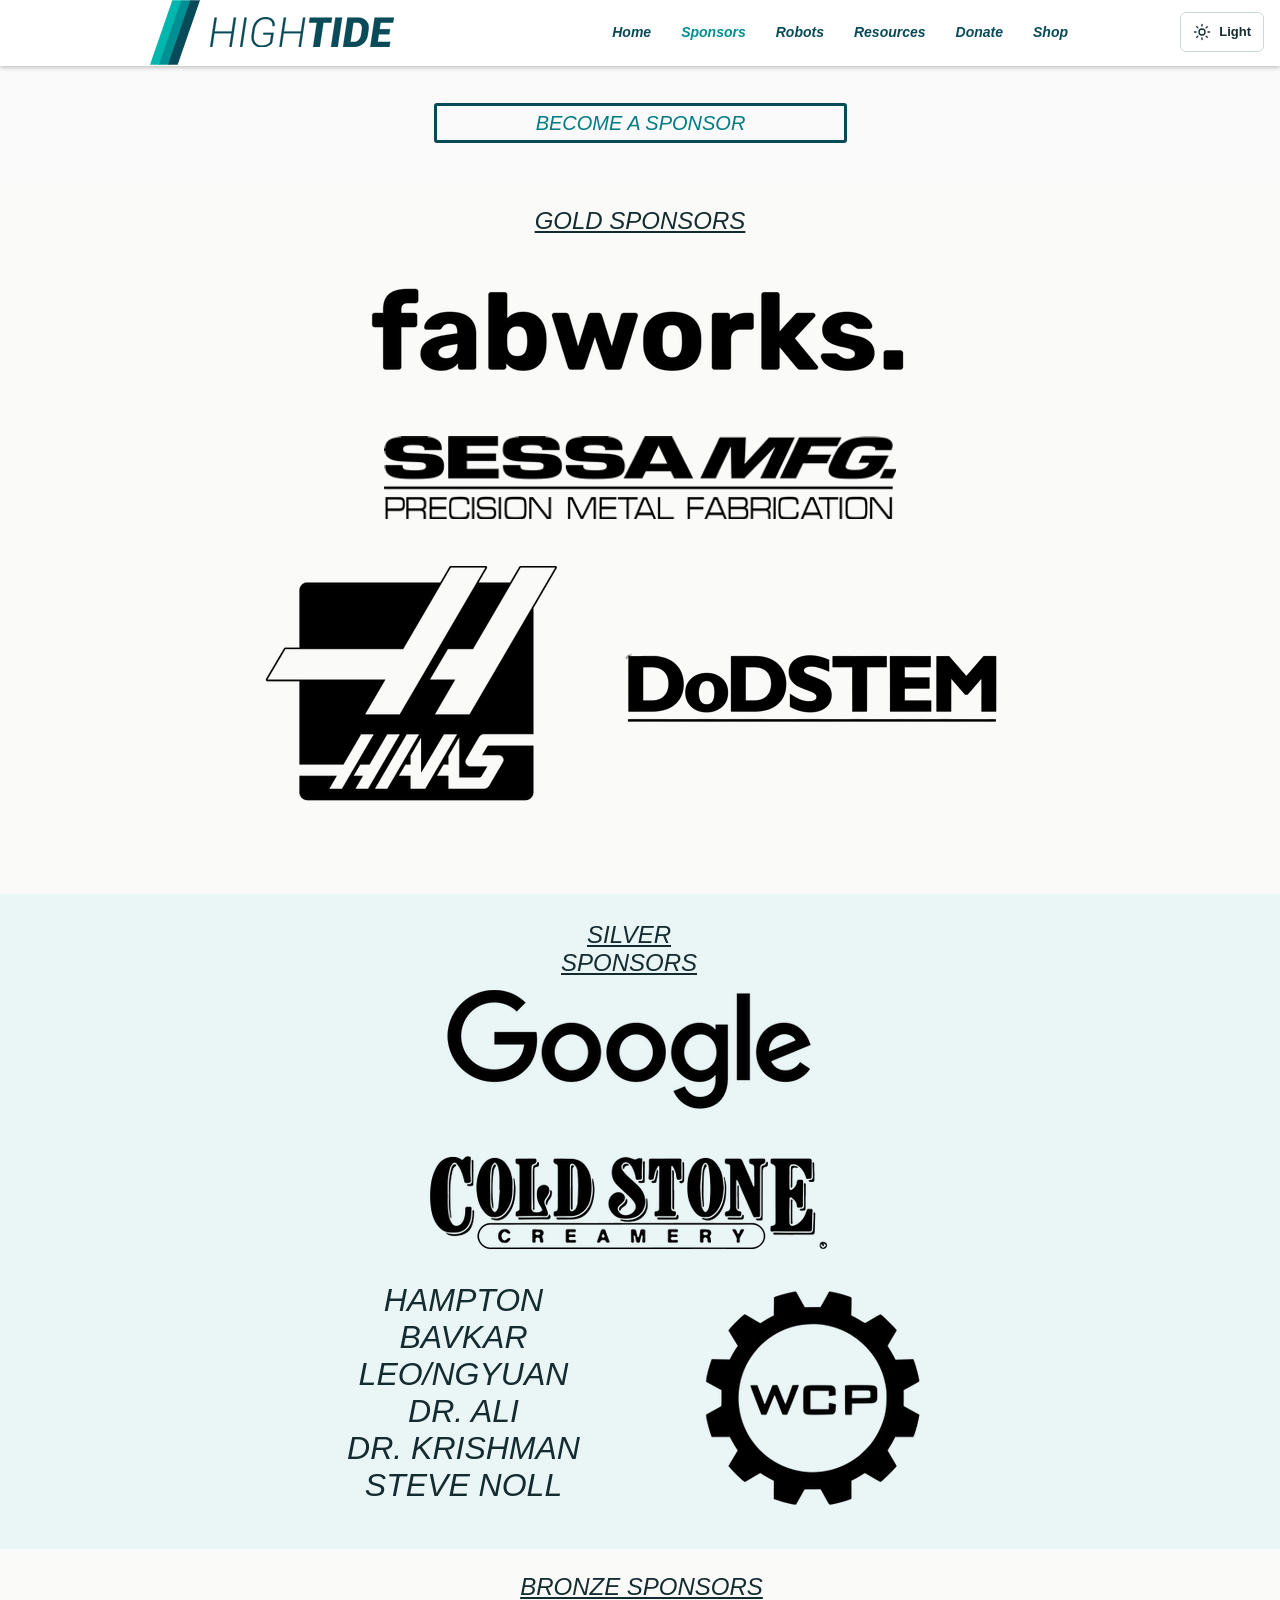
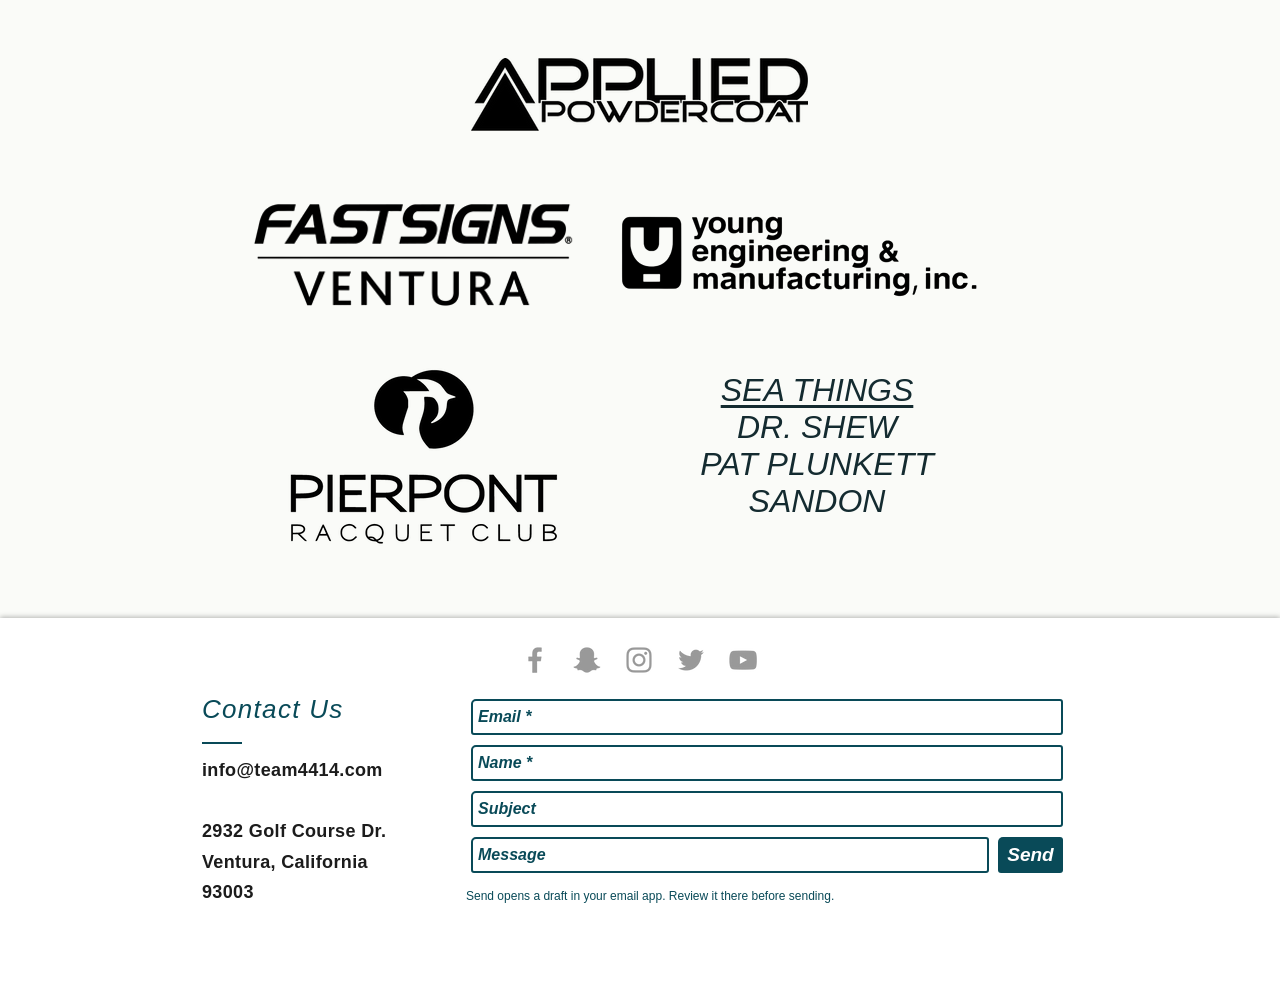
<file: official-revamp/sponsors.html>
<!DOCTYPE html>
<html lang="en">
<head>
  
  <meta charset='utf-8'>
  <meta name="viewport" content="width=device-width, initial-scale=1" id="wixDesktopViewport" />
  <meta http-equiv="X-UA-Compatible" content="IE=edge">
  <meta name="generator" content="Wix.com Website Builder"/>

  <link rel="icon" sizes="192x192" href="assets/6a2517e0208572bcdb45.png" type="image/png"/>
  <link rel="shortcut icon" href="assets/ac8cab47b328938e9372.png" type="image/png"/>
  <link rel="apple-touch-icon" href="assets/9e45f8d595b29e745906.png" type="image/png"/>

  <!-- Safari Pinned Tab Icon -->
  <!-- <link rel="mask-icon" href="assets/ac8cab47b328938e9372.png"> -->

  <!-- Segmenter Polyfill -->
  

  <!-- Legacy Polyfills -->
  
  

  <!-- Performance API Polyfills -->
  

  
    <!-- Essential Viewer Model -->
    
    
  

  <!-- Globals Definitions -->
  

  

  
  <!-- BEGIN handleAccessTokens bundle -->

  

<!-- END handleAccessTokens bundle -->

<!-- BEGIN overrideGlobals bundle -->



<!-- END overrideGlobals bundle -->

  

  
  

  <!-- Initial CSS -->
  <style data-url="assets/94d943d7850af9f69bb8.css">@keyframes slide-horizontal-new{0%{transform:translate(100%)}}@keyframes slide-horizontal-old{80%{opacity:1}to{opacity:0;transform:translate(-100%)}}@keyframes slide-vertical-new{0%{transform:translateY(-100%)}}@keyframes slide-vertical-old{80%{opacity:1}to{opacity:0;transform:translateY(100%)}}@keyframes out-in-new{0%{opacity:0}}@keyframes out-in-old{to{opacity:0}}:root:active-view-transition{view-transition-name:none}:root:active-view-transition::view-transition-group(*){animation:none}:root:active-view-transition::view-transition-old(*){animation:none}:root:active-view-transition::view-transition-new(*){animation:none}:root::view-transition{pointer-events:none}:root:active-view-transition #SITE_HEADER{view-transition-name:header-group}:root:active-view-transition #WIX_ADS{view-transition-name:wix-ads-group}:root:active-view-transition #SITE_FOOTER{view-transition-name:footer-group}:root:active-view-transition #BACKGROUND_GROUP_TRANSITION_GROUP>div{view-transition-name:background-group}:root:active-view-transition::view-transition-group(page-group){pointer-events:all;cursor:wait;animation:revert;animation-duration:.6s}:root:active-view-transition::view-transition-old(page-group){pointer-events:all;cursor:wait;animation:revert;animation-duration:.6s}:root:active-view-transition::view-transition-new(page-group){pointer-events:all;cursor:wait;animation:revert;animation-duration:.6s}:root:active-view-transition-type(SlideHorizontal)::view-transition-old(page-group){mix-blend-mode:normal;animation:.6s cubic-bezier(.83,0,.17,1) forwards slide-horizontal-old}:root:active-view-transition-type(SlideHorizontal)::view-transition-new(page-group){mix-blend-mode:normal;animation:.6s cubic-bezier(.83,0,.17,1) backwards slide-horizontal-new}:root:active-view-transition-type(SlideVertical)::view-transition-old(page-group){mix-blend-mode:normal;animation:.6s cubic-bezier(.83,0,.17,1) forwards slide-vertical-old}:root:active-view-transition-type(SlideVertical)::view-transition-new(page-group){mix-blend-mode:normal;animation:.6s cubic-bezier(.83,0,.17,1) backwards slide-vertical-new}:root:active-view-transition-type(OutIn)::view-transition-old(page-group){animation:.35s cubic-bezier(.22,1,.36,1) forwards out-in-old}:root:active-view-transition-type(OutIn)::view-transition-new(page-group){animation:.35s cubic-bezier(.64,0,.78,0) .35s backwards out-in-new}@media (prefers-reduced-motion:reduce){::view-transition-group(*){animation:none!important}::view-transition-old(*){animation:none!important}::view-transition-new(*){animation:none!important}}html,body{vertical-align:baseline;background:0 0;border:0;outline:0;margin:0;padding:0}body{--scrollbar-width:0px;-webkit-text-size-adjust:100%;-moz-text-size-adjust:100%;-ms-text-size-adjust:100%;text-size-adjust:100%;font-family:Arial,Helvetica,sans-serif;font-size:10px}html,body{height:100%}body{overflow-x:auto;overflow-y:scroll}body:not(.responsive) #site-root{width:100%;min-width:var(--site-width)}body:not([data-js-loaded]) [data-hide-prejs]{visibility:hidden}interact-element{display:contents}#SITE_CONTAINER{position:relative}:root{--one-unit:1vw;--section-max-width:9999px;--spx-stopper-max:9999px;--spx-stopper-min:0px;--browser-zoom:1}@supports ((-webkit-appearance:none)) and (stroke-color:transparent){:root{--safari-sticky-fix:opacity;--experimental-safari-sticky-fix:translateZ(0)}}@supports (container-type:inline-size){:root{--one-unit:1cqw}}[id^=oldHoverBox-]{mix-blend-mode:plus-lighter;transition:opacity .5s,visibility .5s}[data-mesh-id$=inlineContent-gridContainer]:has(>[id^=oldHoverBox-]){isolation:isolate}
/*# sourceMappingURL=assets/94d943d7850af9f69bb8.css.map*/</style>
<style data-url="assets/3c4a7a65e92de4098db1.css">div,span,applet,object,iframe,h1,h2,h3,h4,h5,h6,p,blockquote,pre,a,abbr,acronym,address,big,cite,code,del,dfn,em,font,img,ins,kbd,q,s,samp,small,strike,strong,sub,sup,tt,var,b,u,i,center,dl,dt,dd,ol,ul,li,fieldset,form,label,legend,table,caption,tbody,tfoot,thead,tr,th,td,nav,button,section,header,footer,title{vertical-align:baseline;background:0 0;border:0;outline:0;margin:0;padding:0}textarea,input,select{box-sizing:border-box;font-family:Helvetica,Arial,sans-serif}ol,ul{list-style:none}blockquote,q{quotes:none}ins{text-decoration:none}del{text-decoration:line-through}table{border-collapse:collapse;border-spacing:0}a{cursor:pointer;text-decoration:none}.testStyles{overflow-y:hidden}.reset-button{color:inherit;font:inherit;-webkit-appearance:none;-webkit-user-select:none;-moz-user-select:none;-ms-user-select:none;background:0 0;border:0;outline:0;padding:0;line-height:normal;overflow:visible}:focus{outline:none}body.device-mobile-optimized:not(.disable-site-overflow){overflow-x:hidden;overflow-y:scroll}body.device-mobile-optimized:not(.responsive) #SITE_CONTAINER{width:320px;margin-left:auto;margin-right:auto;position:relative;overflow-x:visible}body.device-mobile-optimized:not(.responsive):not(.blockSiteScrolling) #SITE_CONTAINER{margin-top:0}body.device-mobile-optimized>*{max-width:100%!important}body.device-mobile-optimized #site-root{overflow:hidden}@supports (overflow:clip){body.device-mobile-optimized #site-root{overflow:clip}}body.device-mobile-non-optimized #SITE_CONTAINER #site-root{overflow:clip}body.device-mobile-non-optimized.fullScreenMode{background-color:#5f6360}body.device-mobile-non-optimized.fullScreenMode #site-root,body.device-mobile-non-optimized.fullScreenMode #SITE_BACKGROUND,body.device-mobile-non-optimized.fullScreenMode #MOBILE_ACTIONS_MENU,body.fullScreenMode #WIX_ADS{visibility:hidden}body.fullScreenMode{overflow:hidden!important}body.fullScreenMode.device-mobile-optimized #TINY_MENU{opacity:0;pointer-events:none}body.fullScreenMode-scrollable.device-mobile-optimized{overflow-x:hidden!important;overflow-y:auto!important}body.fullScreenMode-scrollable.device-mobile-optimized #site-root,body.fullScreenMode-scrollable.device-mobile-optimized #masterPage{overflow:hidden!important}body.fullScreenMode-scrollable.device-mobile-optimized #masterPage,body.fullScreenMode-scrollable.device-mobile-optimized #SITE_BACKGROUND{height:auto!important}body.fullScreenMode-scrollable.device-mobile-optimized #masterPage.mesh-layout{height:0!important}body.blockSiteScrolling,body.siteScrollingBlocked{width:100%;position:fixed}body.siteScrollingBlockedIOSFix{overflow:hidden!important}body.blockSiteScrolling #SITE_CONTAINER{margin-top:calc(var(--blocked-site-scroll-margin-top)*-1)}#site-root{top:var(--wix-ads-height);min-height:100%;margin:0 auto;position:relative}#site-root img:not([src]){visibility:hidden}#site-root svg img:not([src]){visibility:visible}.auto-generated-link{color:inherit}#SCROLL_TO_TOP,#SCROLL_TO_BOTTOM{height:0}.has-click-trigger{cursor:pointer}.fullScreenOverlay{z-index:1005;justify-content:center;display:flex;position:fixed;top:-60px;bottom:0;left:0;right:0;overflow-y:hidden}.fullScreenOverlay>.fullScreenOverlayContent{margin:0 auto;position:absolute;top:60px;bottom:0;left:0;right:0;overflow:hidden;transform:translateZ(0)}[data-mesh-id$=inlineContent],[data-mesh-id$=centeredContent],[data-mesh-id$=form]{pointer-events:none;position:relative}[data-mesh-id$=-gridWrapper],[data-mesh-id$=-rotated-wrapper]{pointer-events:none}[data-mesh-id$=-gridContainer]>*,[data-mesh-id$=-rotated-wrapper]>*,[data-mesh-id$=inlineContent]>:not([data-mesh-id$=-gridContainer]){pointer-events:auto}.device-mobile-optimized #masterPage.mesh-layout #SOSP_CONTAINER_CUSTOM_ID{-ms-grid-row:2;grid-area:2/1/3/2;position:relative}#masterPage.mesh-layout{display:-ms-grid;-ms-grid-rows:max-content max-content min-content max-content;-ms-grid-columns:100%;grid-template-rows:max-content max-content min-content max-content;grid-template-columns:100%;justify-content:stretch;align-items:start;display:grid}#masterPage.mesh-layout #SITE_HEADER_WRAPPER,#masterPage.mesh-layout #SITE_HEADER-placeholder,#masterPage.mesh-layout #SOSP_CONTAINER_CUSTOM_ID[data-state~=mobileView],#masterPage.mesh-layout #PAGES_CONTAINER,#masterPage.mesh-layout #soapBeforePagesContainer,#masterPage.mesh-layout #soapAfterPagesContainer,#masterPage.mesh-layout #SITE_FOOTER_WRAPPER,#masterPage.mesh-layout #SITE_FOOTER-placeholder{-ms-grid-column:1;-ms-grid-row-align:start;-ms-grid-column-align:start}#masterPage.mesh-layout #SITE_HEADER_WRAPPER,#masterPage.mesh-layout #SITE_HEADER-placeholder{-ms-grid-row:1;grid-area:1/1/2/2}#masterPage.mesh-layout #PAGES_CONTAINER,#masterPage.mesh-layout #soapBeforePagesContainer,#masterPage.mesh-layout #soapAfterPagesContainer{-ms-grid-row:3;grid-area:3/1/4/2}#masterPage.mesh-layout #soapBeforePagesContainer,#masterPage.mesh-layout #soapAfterPagesContainer{width:100%}#masterPage.mesh-layout #PAGES_CONTAINER{align-self:stretch}#masterPage.mesh-layout main#PAGES_CONTAINER{display:block}#masterPage.mesh-layout #SITE_FOOTER_WRAPPER,#masterPage.mesh-layout #SITE_FOOTER-placeholder{-ms-grid-row:4;grid-area:4/1/5/2}#masterPage.mesh-layout [data-mesh-id=PAGES_CONTAINERcenteredContent],#masterPage.mesh-layout [data-mesh-id=PAGES_CONTAINERinlineContent],#masterPage.mesh-layout #SITE_PAGES{height:100%}#masterPage.mesh-layout.desktop>*{width:100%}#masterPage.mesh-layout #SITE_PAGES,#masterPage.mesh-layout #SITE_HEADER_WRAPPER,#masterPage.mesh-layout #SITE_FOOTER_WRAPPER,#masterPage.mesh-layout #PAGES_CONTAINER,#masterPage.mesh-layout #masterPageinlineContent,#masterPage.mesh-layout #SITE_FOOTER,#masterPage.mesh-layout #SITE_HEADER{position:relative}#masterPage.mesh-layout #SITE_HEADER{grid-area:1/1/2/2}#masterPage.mesh-layout #SITE_FOOTER{grid-area:4/1/5/2}#masterPage.mesh-layout.overflow-x-clip #SITE_HEADER,#masterPage.mesh-layout.overflow-x-clip #SITE_FOOTER{overflow-x:clip}[data-z-counter]{z-index:0}[data-z-counter="0"]{z-index:auto}.wixSiteProperties{-webkit-font-smoothing:antialiased;-moz-osx-font-smoothing:grayscale}:root{--wst-button-color-fill-primary:rgb(var(--color_48));--wst-button-color-border-primary:rgb(var(--color_49));--wst-button-color-text-primary:rgb(var(--color_50));--wst-button-color-fill-primary-hover:rgb(var(--color_51));--wst-button-color-border-primary-hover:rgb(var(--color_52));--wst-button-color-text-primary-hover:rgb(var(--color_53));--wst-button-color-fill-primary-disabled:rgb(var(--color_54));--wst-button-color-border-primary-disabled:rgb(var(--color_55));--wst-button-color-text-primary-disabled:rgb(var(--color_56));--wst-button-color-fill-secondary:rgb(var(--color_57));--wst-button-color-border-secondary:rgb(var(--color_58));--wst-button-color-text-secondary:rgb(var(--color_59));--wst-button-color-fill-secondary-hover:rgb(var(--color_60));--wst-button-color-border-secondary-hover:rgb(var(--color_61));--wst-button-color-text-secondary-hover:rgb(var(--color_62));--wst-button-color-fill-secondary-disabled:rgb(var(--color_63));--wst-button-color-border-secondary-disabled:rgb(var(--color_64));--wst-button-color-text-secondary-disabled:rgb(var(--color_65));--wst-color-fill-base-1:rgb(var(--color_36));--wst-color-fill-base-2:rgb(var(--color_37));--wst-color-fill-base-shade-1:rgb(var(--color_38));--wst-color-fill-base-shade-2:rgb(var(--color_39));--wst-color-fill-base-shade-3:rgb(var(--color_40));--wst-color-fill-accent-1:rgb(var(--color_41));--wst-color-fill-accent-2:rgb(var(--color_42));--wst-color-fill-accent-3:rgb(var(--color_43));--wst-color-fill-accent-4:rgb(var(--color_44));--wst-color-fill-background-primary:rgb(var(--color_11));--wst-color-fill-background-secondary:rgb(var(--color_12));--wst-color-text-primary:rgb(var(--color_15));--wst-color-text-secondary:rgb(var(--color_14));--wst-color-action:rgb(var(--color_18));--wst-color-disabled:rgb(var(--color_39));--wst-color-title:rgb(var(--color_45));--wst-color-subtitle:rgb(var(--color_46));--wst-color-line:rgb(var(--color_47));--wst-font-style-h2:var(--font_2);--wst-font-style-h3:var(--font_3);--wst-font-style-h4:var(--font_4);--wst-font-style-h5:var(--font_5);--wst-font-style-h6:var(--font_6);--wst-font-style-body-large:var(--font_7);--wst-font-style-body-medium:var(--font_8);--wst-font-style-body-small:var(--font_9);--wst-font-style-body-x-small:var(--font_10);--wst-color-custom-1:rgb(var(--color_13));--wst-color-custom-2:rgb(var(--color_16));--wst-color-custom-3:rgb(var(--color_17));--wst-color-custom-4:rgb(var(--color_19));--wst-color-custom-5:rgb(var(--color_20));--wst-color-custom-6:rgb(var(--color_21));--wst-color-custom-7:rgb(var(--color_22));--wst-color-custom-8:rgb(var(--color_23));--wst-color-custom-9:rgb(var(--color_24));--wst-color-custom-10:rgb(var(--color_25));--wst-color-custom-11:rgb(var(--color_26));--wst-color-custom-12:rgb(var(--color_27));--wst-color-custom-13:rgb(var(--color_28));--wst-color-custom-14:rgb(var(--color_29));--wst-color-custom-15:rgb(var(--color_30));--wst-color-custom-16:rgb(var(--color_31));--wst-color-custom-17:rgb(var(--color_32));--wst-color-custom-18:rgb(var(--color_33));--wst-color-custom-19:rgb(var(--color_34));--wst-color-custom-20:rgb(var(--color_35))}.wix-presets-wrapper{display:contents}.builder-root{box-sizing:border-box}
/*# sourceMappingURL=assets/3c4a7a65e92de4098db1.css.map*/</style>

  <meta name="format-detection" content="telephone=no">
  <meta name="skype_toolbar" content="skype_toolbar_parser_compatible">
  
  

  

  
      <!--pageHtmlEmbeds.head start-->
      
    
      
      <!--pageHtmlEmbeds.head end-->
  

  <!-- head performance data start -->
  
  <!-- head performance data end -->
  

    

  
  <style id="a11y-contrast">
    @media (forced-colors: active) {
      #SITE_CONTAINER.focus-ring-active
        :not(.has-custom-focus):not(.ignore-focus):not([tabindex='-1']):focus,
      #SITE_CONTAINER.focus-ring-active
        :not(.has-custom-focus):not(.ignore-focus):not([tabindex='-1']):focus
        ~ .wixSdkShowFocusOnSibling {
        outline: 2px solid CanvasText;
        outline-offset: 2px;
      }
    }
  </style>
  

  

<meta http-equiv="X-Wix-Meta-Site-Id" content="e377ddc9-7786-4583-9817-814f93f00d83">
<meta http-equiv="X-Wix-Application-Instance-Id" content="0102c278-e7bc-4dad-8c12-705cf409c7c3">

    <meta http-equiv="X-Wix-Published-Version" content="2"/>



    <meta http-equiv="etag" content="bug"/>

<!-- render-head end -->

<style data-href="assets/792822627a975d624b44.css">.EtmdIW{cursor:pointer}.XWeqiF{opacity:0}.bWoigz{opacity:1;transition:opacity var(--transition-duration) cubic-bezier(.37, 0, .63, 1)}.HTrn1j{opacity:1}.sAGPNe{opacity:0;transition:opacity var(--transition-duration) cubic-bezier(.37, 0, .63, 1)}.cCFKrw{opacity:0}.yifJnQ{opacity:1;transition:opacity var(--transition-duration) cubic-bezier(.64, 0, .78, 0)}._mj5qU{opacity:1}.gG6uhp{opacity:0;transition:opacity var(--transition-duration) cubic-bezier(.22, 1, .36, 1)}.k0CnHT{transform:translate(100%)}.URQNsX{transition:transform var(--transition-duration) cubic-bezier(.87, 0, .13, 1);transform:translate(0)}.CCwVTE{transform:translate(0)}.TX_1qK{transition:transform var(--transition-duration) cubic-bezier(.87, 0, .13, 1);transform:translate(-100%)}.JMRv7x{transform:translate(-100%)}.AOzCGi{transition:transform var(--transition-duration) cubic-bezier(.87, 0, .13, 1);transform:translate(0)}.WzSMGx{transform:translate(0)}.I76Pz6{transition:transform var(--transition-duration) cubic-bezier(.87, 0, .13, 1);transform:translate(100%)}.bX95uQ{transform:translateY(100%)}.Ogwj62{transition:transform var(--transition-duration) cubic-bezier(.87, 0, .13, 1);transform:translateY(0)}.GdyWfW{transform:translateY(0)}.YxqFze{transition:transform var(--transition-duration) cubic-bezier(.87, 0, .13, 1);transform:translateY(-100%)}.NrDww4{transform:translateY(-100%)}.ciVV17{transition:transform var(--transition-duration) cubic-bezier(.87, 0, .13, 1);transform:translateY(0)}.BMKrqh{transform:translateY(0)}.jNxMkI{transition:transform var(--transition-duration) cubic-bezier(.87, 0, .13, 1);transform:translateY(100%)}body:not(.responsive) .Y3K28_{overflow-x:clip}:root:active-view-transition .Y3K28_{view-transition-name:page-group}.uvik8H{grid-template-rows:1fr;grid-template-columns:1fr;height:100%;display:grid}.uvik8H>div{grid-area:1/1/2/2;place-self:stretch stretch!important}.StylableButton2545352419__root{-archetype:box;cursor:pointer;box-sizing:border-box;touch-action:manipulation;border:0;width:100%;min-width:10px;height:100%;min-height:10px;padding:0;display:block}.StylableButton2545352419__root[disabled]{pointer-events:none}.StylableButton2545352419__root:not(:hover):not([disabled]).StylableButton2545352419--hasBackgroundColor{background-color:var(--corvid-background-color)!important}.StylableButton2545352419__root:hover:not([disabled]).StylableButton2545352419--hasHoverBackgroundColor{background-color:var(--corvid-hover-background-color)!important}.StylableButton2545352419__root:not(:hover)[disabled].StylableButton2545352419--hasDisabledBackgroundColor{background-color:var(--corvid-disabled-background-color)!important}.StylableButton2545352419__root:not(:hover):not([disabled]).StylableButton2545352419--hasBorderColor{border-color:var(--corvid-border-color)!important}.StylableButton2545352419__root:hover:not([disabled]).StylableButton2545352419--hasHoverBorderColor{border-color:var(--corvid-hover-border-color)!important}.StylableButton2545352419__root:not(:hover)[disabled].StylableButton2545352419--hasDisabledBorderColor{border-color:var(--corvid-disabled-border-color)!important}.StylableButton2545352419__root.StylableButton2545352419--hasBorderRadius{border-radius:var(--corvid-border-radius)!important}.StylableButton2545352419__root.StylableButton2545352419--hasBorderWidth{border-width:var(--corvid-border-width)!important}.StylableButton2545352419__root:not(:hover):not([disabled]).StylableButton2545352419--hasColor,.StylableButton2545352419__root:not(:hover):not([disabled]).StylableButton2545352419--hasColor .StylableButton2545352419__label{color:var(--corvid-color)!important}.StylableButton2545352419__root:hover:not([disabled]).StylableButton2545352419--hasHoverColor,.StylableButton2545352419__root:hover:not([disabled]).StylableButton2545352419--hasHoverColor .StylableButton2545352419__label{color:var(--corvid-hover-color)!important}.StylableButton2545352419__root:not(:hover)[disabled].StylableButton2545352419--hasDisabledColor,.StylableButton2545352419__root:not(:hover)[disabled].StylableButton2545352419--hasDisabledColor .StylableButton2545352419__label{color:var(--corvid-disabled-color)!important}.StylableButton2545352419__link{-archetype:box;box-sizing:border-box;color:#000;text-decoration:none}.StylableButton2545352419__container{flex-direction:row;flex-grow:1;flex-basis:auto;justify-content:center;align-items:center;width:100%;height:100%;transition:all .2s,visibility;display:flex;overflow:hidden}.StylableButton2545352419__label{-archetype:text;-controller-part-type:LayoutChildDisplayDropdown, LayoutFlexChildSpacing(first);text-overflow:ellipsis;text-align:center;white-space:nowrap;min-width:1.8em;max-width:100%;transition:inherit;overflow:hidden}.StylableButton2545352419__root.StylableButton2545352419--isMaxContent .StylableButton2545352419__label{text-overflow:unset}.StylableButton2545352419__root.StylableButton2545352419--isWrapText .StylableButton2545352419__label{overflow-wrap:break-word;white-space:break-spaces;word-break:break-word;min-width:10px}.StylableButton2545352419__icon{-archetype:icon;-controller-part-type:LayoutChildDisplayDropdown, LayoutFlexChildSpacing(last);flex-shrink:0;min-width:1px;height:50px;transition:inherit}.StylableButton2545352419__icon.StylableButton2545352419--override{display:block!important}.StylableButton2545352419__icon>span,.StylableButton2545352419__icon svg{width:inherit;height:inherit;display:flex}.StylableButton2545352419__root:not(:hover):not([disalbed]).StylableButton2545352419--hasIconColor .StylableButton2545352419__icon svg{fill:var(--corvid-icon-color)!important;stroke:var(--corvid-icon-color)!important}.StylableButton2545352419__root:hover:not([disabled]).StylableButton2545352419--hasHoverIconColor .StylableButton2545352419__icon svg{fill:var(--corvid-hover-icon-color)!important;stroke:var(--corvid-hover-icon-color)!important}.StylableButton2545352419__root:not(:hover)[disabled].StylableButton2545352419--hasDisabledIconColor .StylableButton2545352419__icon svg{fill:var(--corvid-disabled-icon-color)!important;stroke:var(--corvid-disabled-icon-color)!important}@media (forced-colors:active){.StylableButton2545352419__root.StylableButton2545352419__forcedColorsBackground{color:buttontext!important;background:buttonface!important}.StylableButton2545352419__root.StylableButton2545352419__forcedColorsBackground[disabled]{color:graytext!important}.StylableButton2545352419__root.StylableButton2545352419__forcedColorsBackground .StylableButton2545352419__label{color:inherit!important}.StylableButton2545352419__root:not([disabled]){outline-offset:0px;outline:2px solid buttontext}.StylableButton2545352419__root:hover:not([disabled]),.StylableButton2545352419__root[aria-pressed=true],.StylableButton2545352419__root[aria-selected=true],.StylableButton2545352419__root[data-preview=selected]{outline-offset:1px;outline:3px solid highlight}.StylableButton2545352419__root:focus,.StylableButton2545352419__root:focus-visible{outline-offset:1px;outline:3px solid highlight!important}.StylableButton2545352419__icon,.StylableButton2545352419__icon svg:not([data-type=ugc]):not([data-type=color]),.StylableButton2545352419__icon svg:not([data-type=ugc]):not([data-type=color]) *{fill:currentColor!important;stroke:currentColor!important}}.IT88M3{position:absolute;inset:0}.LXgYyC{cursor:pointer}.iL7Pq5{-webkit-tap-highlight-color:#0000;opacity:var(--opacity);fill:var(--corvid-fill-color,var(--fill));fill-opacity:var(--fill-opacity);stroke:var(--corvid-stroke-color,var(--stroke));stroke-opacity:var(--stroke-opacity);stroke-width:var(--stroke-width);transform:var(--flip);filter:var(--drop-shadow,none);position:absolute;inset:0}.iL7Pq5 svg{width:var(--svg-calculated-width,100%);height:var(--svg-calculated-height,100%);padding:var(--svg-calculated-padding,0);margin:auto;position:absolute;inset:0}.iL7Pq5 svg:not([data-type=ugc]){overflow:visible}@media (forced-colors:active){.iL7Pq5 svg:not([data-type=ugc]):not([data-type=color]){fill:currentColor}}.gx51wo *{vector-effect:non-scaling-stroke}ul.font_100,ol.font_100{color:#080808;font-variant:normal;letter-spacing:normal;margin:0;font-family:"Arial, Helvetica, sans-serif",serif;font-size:10px;font-style:normal;font-weight:400;line-height:normal;text-decoration:none}ul.font_100 li,ol.font_100 li{margin-bottom:12px}ul.wix-list-text-align,ol.wix-list-text-align{list-style-position:inside}ul.wix-list-text-align p,ul.wix-list-text-align h1,ul.wix-list-text-align h2,ul.wix-list-text-align h3,ul.wix-list-text-align h4,ul.wix-list-text-align h5,ul.wix-list-text-align h6,ol.wix-list-text-align p,ol.wix-list-text-align h1,ol.wix-list-text-align h2,ol.wix-list-text-align h3,ol.wix-list-text-align h4,ol.wix-list-text-align h5,ol.wix-list-text-align h6{display:inline}.E28gHm{cursor:pointer}.V9ooqn{clip:rect(0 0 0 0);border:0;width:1px;height:1px;margin:-1px;padding:0;position:absolute;overflow:hidden}@supports ((-webkit-appearance:none)) and (stroke-color:transparent){._v6ohL>*>:first-child{vertical-align:top}}@supports (-webkit-touch-callout:none){._v6ohL>*>:first-child{vertical-align:top}}._v6ohL [data-attr-richtext-marker=true]{display:block}._v6ohL [data-attr-richtext-marker=true] table{border-collapse:collapse;width:100%;margin:15px 0}._v6ohL [data-attr-richtext-marker=true] table td{padding:12px;position:relative}._v6ohL [data-attr-richtext-marker=true] table td:after{content:"";opacity:.2;border-bottom:1px solid;border-left:1px solid;position:absolute;inset:0}._v6ohL [data-attr-richtext-marker=true] table tr td:last-child:after{border-right:1px solid}._v6ohL [data-attr-richtext-marker=true] table tr:first-child td:after{border-top:1px solid}.N5mCVp :is(p,h1,h2,h3,h4,h5,h6,ul,ol,span[data-attr-richtext-marker],blockquote,div) [class$=rich-text__text],.N5mCVp :is(p,h1,h2,h3,h4,h5,h6,ul,ol,span[data-attr-richtext-marker],blockquote,div)[class$=rich-text__text]{color:var(--corvid-color,currentColor)}.N5mCVp :is(p,h1,h2,h3,h4,h5,h6,ul,ol,span[data-attr-richtext-marker],blockquote,div) span[style*=color]{color:var(--corvid-color,currentColor)!important}.V3wkP4{min-height:var(--min-height);min-width:var(--min-width);direction:var(--text-direction)}.V3wkP4 .nzCBBu{word-wrap:break-word;overflow-wrap:break-word;width:100%;height:100%;position:relative}.V3wkP4 .nzCBBu ul{list-style:inside}.V3wkP4 .nzCBBu li{margin-bottom:12px}.UwkEpO p,.UwkEpO h1,.UwkEpO h2,.UwkEpO h3,.UwkEpO h4,.UwkEpO h5,.UwkEpO h6,.UwkEpO blockquote,.UwkEpO div{letter-spacing:normal;line-height:normal}.JykKzs{min-height:var(--min-height);min-width:var(--min-width)}.JykKzs .nzCBBu{word-wrap:break-word;overflow-wrap:break-word;width:100%;height:100%;position:relative}.JykKzs .nzCBBu ol,.JykKzs .nzCBBu ul{letter-spacing:normal;margin-inline-start:.5em;padding-inline-start:1.3em;line-height:normal}.JykKzs .nzCBBu ul{list-style-type:disc}.JykKzs .nzCBBu ol{list-style-type:decimal}.JykKzs .nzCBBu ul ul,.JykKzs .nzCBBu ol ul{line-height:normal;list-style-type:circle}.JykKzs .nzCBBu ol ol ul,.JykKzs .nzCBBu ol ul ul,.JykKzs .nzCBBu ul ol ul,.JykKzs .nzCBBu ul ul ul{line-height:normal;list-style-type:square}.JykKzs .nzCBBu li{font-style:inherit;font-weight:inherit;line-height:inherit;letter-spacing:normal}.JykKzs .nzCBBu p,.JykKzs .nzCBBu h1,.JykKzs .nzCBBu h2,.JykKzs .nzCBBu h3,.JykKzs .nzCBBu h4,.JykKzs .nzCBBu h5,.JykKzs .nzCBBu h6{margin-block:0;letter-spacing:normal;margin:0;line-height:normal}.JykKzs .nzCBBu a{color:inherit}.N8MGzv,.UwkEpO{word-wrap:break-word;overflow-wrap:break-word;text-align:start;pointer-events:none;min-height:var(--min-height);min-width:var(--min-width);direction:var(--text-direction);mix-blend-mode:var(--blendMode,normal);text-transform:var(--textTransform,"none");text-shadow:var(--textOutline,0px 0px transparent),var(--textShadow,0px 0px transparent)}.N8MGzv>*,.UwkEpO>*{pointer-events:auto}.N8MGzv li,.UwkEpO li{font-style:inherit;font-weight:inherit;line-height:inherit;letter-spacing:normal}.N8MGzv ol,.UwkEpO ol,.N8MGzv ul,.UwkEpO ul{letter-spacing:normal;margin-inline:.5em 0;line-height:normal}.N8MGzv:not(.PO9MfV) ol,.UwkEpO:not(.PO9MfV) ol,.N8MGzv:not(.PO9MfV) ul,.UwkEpO:not(.PO9MfV) ul{padding-inline:1.3em 0}.N8MGzv ul,.UwkEpO ul{list-style-type:disc}.N8MGzv ol,.UwkEpO ol{list-style-type:decimal}.N8MGzv ul ul,.UwkEpO ul ul,.N8MGzv ol ul,.UwkEpO ol ul{list-style-type:circle}.N8MGzv ul ul ul,.UwkEpO ul ul ul,.N8MGzv ol ul ul,.UwkEpO ol ul ul,.N8MGzv ul ol ul,.UwkEpO ul ol ul,.N8MGzv ol ol ul,.UwkEpO ol ol ul{list-style-type:square}.N8MGzv p,.UwkEpO p,.N8MGzv h1,.UwkEpO h1,.N8MGzv h2,.UwkEpO h2,.N8MGzv h3,.UwkEpO h3,.N8MGzv h4,.UwkEpO h4,.N8MGzv h5,.UwkEpO h5,.N8MGzv h6,.UwkEpO h6,.N8MGzv blockquote,.UwkEpO blockquote,.N8MGzv div,.UwkEpO div{margin-block:0;margin:0}.N8MGzv a,.UwkEpO a{color:inherit}.PO9MfV li{margin-inline:1.3em 0}@media (forced-colors:active){.AWXfZq.V3wkP4 a:focus,.AWXfZq.V3wkP4 a:focus-visible,.AWXfZq.UwkEpO a:focus,.AWXfZq.UwkEpO a:focus-visible,.AWXfZq.JykKzs a:focus,.AWXfZq.JykKzs a:focus-visible,.AWXfZq.N8MGzv a:focus,.AWXfZq.N8MGzv a:focus-visible{box-shadow:none;outline-offset:1px!important;outline:3px solid highlight!important}}.qe3oTb{pointer-events:none;white-space:nowrap;padding:0;overflow:hidden}.TvbeET{display:none}.CNHfeA{width:100%;position:absolute;inset:0}.ZfNvr6{transition:all .2s ease-in;transform:translateY(-100%)}.ICcIQy{transition:all .2s}.xL7MJu{opacity:0;transition:all .2s ease-in}.xL7MJu.Dbjboh{pointer-events:none}.xg8z1A{opacity:1;transition:all .2s}.G6vvJF{width:100%;height:auto;position:relative}.ZgDNL8{width:100%;position:relative}body:not(.device-mobile-optimized) ._c_gnD,:host(:not(.device-mobile-optimized)) ._c_gnD{margin-left:calc((100% - var(--site-width))/2);width:var(--site-width)}.HQtdHX[data-focuscycled=active]{outline:1px solid #0000}.HQtdHX[data-focuscycled=active]:not(:focus-within){outline:2px solid #0000;transition:outline 10ms}.HQtdHX ._c_gnD{position:absolute;inset:0}.w4DepW{direction:var(--direction)}.w4DepW .tN_ggS .re13Ik{display:var(--item-display);width:var(--item-size);height:var(--item-size);margin-inline:var(--item-margin-inline);margin-block:var(--item-margin-block)}.w4DepW .tN_ggS .re13Ik:last-child{margin-block:0;margin-inline:0}.w4DepW .tN_ggS .re13Ik .twXk19{display:block}.w4DepW .tN_ggS .re13Ik .twXk19 .ZK9snE{width:var(--item-size);height:var(--item-size)}@media (forced-colors:active){.w4DepW .tN_ggS .re13Ik .twXk19{outline-offset:0;outline:2px solid buttontext}.w4DepW .tN_ggS .re13Ik .twXk19:hover{outline-offset:-2px;outline:3px solid highlight}.w4DepW .tN_ggS .re13Ik .twXk19:focus,.w4DepW .tN_ggS .re13Ik .twXk19:focus-visible{outline-offset:1px;outline:3px solid highlight!important}}.w4DepW .tN_ggS{white-space:nowrap;width:100%;height:100%;position:absolute}body.device-mobile-optimized .w4DepW .tN_ggS,:host(.device-mobile-optimized) .w4DepW .tN_ggS{white-space:normal}.Qh0lWW{width:100%;height:100%;display:block}.Qh0lWW img{max-width:var(--wix-img-max-width,100%)}.Qh0lWW[data-animate-blur] img{filter:blur(9px);transition:filter .8s ease-in}.Qh0lWW[data-animate-blur] img[data-load-done]{filter:none}.sFiSiq{width:100%;height:100%;display:block}.QED8q1{width:100%;height:calc(100% - var(--wix-ads-height));margin-top:var(--wix-ads-height);pointer-events:none;z-index:var(--pinned-layer-in-container,var(--above-all-in-container));grid-template-rows:1fr;grid-template-columns:1fr;display:grid;position:fixed;top:0;left:0}.MswS0Y{pointer-events:none;z-index:var(--pinned-layer-in-container,var(--above-all-in-container))}</style>
<style data-href="assets/05a09f59318e3897a63d.css">.BqYkvS{pointer-events:none;z-index:9999;color:#116dff;opacity:0;cursor:pointer;background:#fff;border-radius:24px;width:0;height:0;margin-left:-94px;padding:0 24px;font-family:Helvetica,Arial,メイリオ,meiryo,ヒラギノ角ゴ pro w3,hiragino kaku gothic pro,sans-serif;font-size:14px;position:absolute;top:60px;left:50%}.BqYkvS:focus{opacity:1;pointer-events:auto;border:2px solid;width:auto;height:40px}</style>
<style data-href="assets/52e4f67a94373860b3dc.css">.ZhVEJq{touch-action:manipulation}.twJknM{text-align:initial;box-sizing:border-box;align-items:center;justify-content:var(--label-align);width:max-content;min-width:100%;display:flex}@media (forced-colors:active){.twJknM{outline-offset:0px;outline:2px solid buttontext}.twJknM:hover{outline-offset:1px;outline:3px solid highlight}.twJknM:focus,.twJknM:focus-visible{outline-offset:1px;outline:3px solid highlight!important}[aria-disabled=true] .twJknM{outline:none}}.twJknM:before{content:"";max-width:var(--margin-start,0px);flex-grow:1;align-self:stretch}.twJknM:after{content:"";max-width:var(--margin-end,0px);flex-grow:1;align-self:stretch}.mu5PoX{height:100%}.mu5PoX .twJknM{border-radius:var(--corvid-border-radius,var(--rd,0));transition:var(--trans1,border-color .4s ease 0s, background-color .4s ease 0s);box-shadow:var(--shd,0 1px 4px #0009);position:absolute;inset:0}.mu5PoX .twJknM:link,.mu5PoX .twJknM:visited{border-color:#0000}.mu5PoX .OR4Nv8{font:var(--fnt,var(--font_5));transition:var(--trans2,color .4s ease 0s);color:var(--corvid-color,rgb(var(--txt,var(--color_15,color_15))));white-space:nowrap;margin:0;position:relative}.mu5PoX[aria-disabled=false] .twJknM{background-color:var(--corvid-background-color,rgba(var(--bg,var(--color_17,color_17)),var(--alpha-bg,1)));border:solid var(--corvid-border-color,rgba(var(--brd,var(--color_15,color_15)),var(--alpha-brd,1))) var(--corvid-border-width,var(--brw,0));cursor:pointer!important}body.device-mobile-optimized .mu5PoX[aria-disabled=false]:active .twJknM,:host(.device-mobile-optimized) .mu5PoX[aria-disabled=false]:active .twJknM{background-color:var(--corvid-hover-background-color,rgba(var(--bgh,var(--color_18,color_18)),var(--alpha-bgh,1)));border-color:var(--corvid-hover-border-color,rgba(var(--brdh,var(--color_15,color_15)),var(--alpha-brdh,1)))}body.device-mobile-optimized .mu5PoX[aria-disabled=false]:active .OR4Nv8,:host(.device-mobile-optimized) .mu5PoX[aria-disabled=false]:active .OR4Nv8{color:var(--corvid-hover-color,rgb(var(--txth,var(--color_15,color_15))))}body:not(.device-mobile-optimized) .mu5PoX[aria-disabled=false]:hover .twJknM,:host(:not(.device-mobile-optimized)) .mu5PoX[aria-disabled=false]:hover .twJknM{background-color:var(--corvid-hover-background-color,rgba(var(--bgh,var(--color_18,color_18)),var(--alpha-bgh,1)));border-color:var(--corvid-hover-border-color,rgba(var(--brdh,var(--color_15,color_15)),var(--alpha-brdh,1)))}body:not(.device-mobile-optimized) .mu5PoX[aria-disabled=false]:hover .OR4Nv8,:host(:not(.device-mobile-optimized)) .mu5PoX[aria-disabled=false]:hover .OR4Nv8{color:var(--corvid-hover-color,rgb(var(--txth,var(--color_15,color_15))))}.mu5PoX[aria-disabled=true] .twJknM{background-color:var(--corvid-disabled-background-color,rgba(var(--bgd,204,204,204),var(--alpha-bgd,1)));border-color:var(--corvid-disabled-border-color,rgba(var(--brdd,204,204,204),var(--alpha-brdd,1)));border-width:var(--corvid-border-width,var(--brw,0));border-style:solid}.mu5PoX[aria-disabled=true] .OR4Nv8{color:var(--corvid-disabled-color,rgb(var(--txtd,255,255,255)))}.AVxir3{text-align:initial;box-sizing:border-box;align-items:center;justify-content:var(--label-align);width:max-content;min-width:100%;display:flex}@media (forced-colors:active){.AVxir3{outline-offset:0px;outline:2px solid buttontext}.AVxir3:hover{outline-offset:1px;outline:3px solid highlight}.AVxir3:focus,.AVxir3:focus-visible{outline-offset:1px;outline:3px solid highlight!important}[aria-disabled=true] .AVxir3{outline:none}}.AVxir3:before{content:"";max-width:var(--margin-start,0px);flex-grow:1;align-self:stretch}.AVxir3:after{content:"";max-width:var(--margin-end,0px);flex-grow:1;align-self:stretch}.myoKiH[aria-disabled=false] .AVxir3{cursor:pointer}body.device-mobile-optimized .myoKiH[aria-disabled=false]:active .p2iqNU,:host(.device-mobile-optimized) .myoKiH[aria-disabled=false]:active .p2iqNU,body:not(.device-mobile-optimized) .myoKiH[aria-disabled=false]:hover .p2iqNU,:host(:not(.device-mobile-optimized)) .myoKiH[aria-disabled=false]:hover .p2iqNU{color:var(--corvid-hover-color,rgb(var(--txth,var(--color_15,color_15))));transition:var(--trans,color .4s ease 0s)}.myoKiH .AVxir3{position:absolute;inset:0}.myoKiH .p2iqNU{font:var(--fnt,var(--font_5));transition:var(--trans,color .4s ease 0s);color:var(--corvid-color,rgb(var(--txt,var(--color_15,color_15))));white-space:nowrap}.myoKiH[aria-disabled=true] .p2iqNU{color:var(--corvid-disabled-color,rgb(var(--txtd,255,255,255)))}.Qh0lWW{width:100%;height:100%;display:block}.Qh0lWW img{max-width:var(--wix-img-max-width,100%)}.Qh0lWW[data-animate-blur] img{filter:blur(9px);transition:filter .8s ease-in}.Qh0lWW[data-animate-blur] img[data-load-done]{filter:none}.CvsNRY{width:100%;height:100%;display:block}.zE5OV3{clip-path:var(--fill-layer-clip)}.zE5OV3,.gmNqmf{width:100%;height:100%;position:absolute;top:0}.W7Lthg img{width:100%;height:100%}.cDjjNV{opacity:0;position:absolute;top:0}.kHSdIU{width:0;height:0;position:absolute;top:0;left:0;overflow:hidden}.qw7KvJ{position:var(--fill-layer-background-media-position);pointer-events:var(--fill-layer-background-media-pointer-events);width:100%;height:100%;top:0;left:0}.JTHMno,._019NH{width:100%;height:100%;top:0}._019NH{position:absolute}.JTHMno{background-color:var(--fill-layer-background-overlay-color);position:var(--fill-layer-background-overlay-position);opacity:var(--fill-layer-background-overlay-blend-opacity-fallback,1);transform:var(--fill-layer-background-overlay-transform)}@supports (mix-blend-mode:overlay){.JTHMno{mix-blend-mode:var(--fill-layer-background-overlay-blend-mode);opacity:var(--fill-layer-background-overlay-blend-opacity,1)}}.ktMZav{width:100%;height:100%;-webkit-mask-image:var(--mask-image,none);mask-image:var(--mask-image,none);-webkit-mask-position:var(--mask-position,0);mask-position:var(--mask-position,0);-webkit-mask-size:var(--mask-size,100%);mask-size:var(--mask-size,100%);-webkit-mask-repeat:var(--mask-repeat,no-repeat);mask-repeat:var(--mask-repeat,no-repeat);pointer-events:var(--fill-layer-background-media-pointer-events);position:absolute;top:0;left:0;overflow:hidden}.ktMZav.msp0lj{clip:rect(0px, auto, auto, 0px)}.ktMZav .etGVsi{width:100%;height:100%;position:absolute;top:0}.ktMZav .VYAdNl{opacity:var(--fill-layer-image-opacity);height:var(--fill-layer-image-height,100%)}.ktMZav .VYAdNl img{width:100%;height:100%}@supports ((-webkit-hyphens:none)){.ktMZav.msp0lj{clip:auto;-webkit-clip-path:inset(0)}}.etSQ9j{height:100%}.V9k0ll{background-color:var(--bg-overlay-color);background-image:var(--bg-gradient);transition:var(--inherit-transition)}.qdIYms,.PmotZg{opacity:var(--fill-layer-video-opacity)}.uKLH8m{width:100%;height:var(--media-padding-height);top:var(--media-padding-top);bottom:var(--media-padding-bottom);position:absolute}.i5THm9{transform:scale(var(--scale,1));transition:var(--transform-duration,transform 0s)}.PmotZg{width:100%;height:100%;position:relative}.fT5SOY{opacity:var(--fill-layer-video-opacity,var(--fill-layer-image-opacity,1))}.fT5SOY .VYAdNl,.fT5SOY .PmotZg,.fT5SOY .qdIYms{opacity:1}.t7s6hq{--divider-pin-height__:min(1, calc(var(--divider-layers-pin-factor__) + 1));--divider-pin-layer-height__:var(--divider-layers-pin-factor__);--divider-pin-border__:min(1, calc(var(--divider-layers-pin-factor__) / -1 + 1));width:100%;height:calc(var(--divider-height__) + var(--divider-pin-height__)*var(--divider-layers-size__)*var(--divider-layers-y__));position:absolute;left:0}.t7s6hq .uf5cBM{--divider-layer-i__:var(--divider-layer-i,0);width:100%;height:calc(var(--divider-height__) + var(--divider-pin-layer-height__)*var(--divider-layer-i__)*var(--divider-layers-y__));opacity:calc(1 - var(--divider-layer-i__)/(var(--divider-layer-i__) + 1));background-repeat:repeat-x;background-position:left calc(50% + var(--divider-offset-x__) + var(--divider-layers-x__)*var(--divider-layer-i__)) bottom;border-bottom-width:calc(var(--divider-pin-border__)*var(--divider-layer-i__)*var(--divider-layers-y__));border-bottom-style:solid;position:absolute;left:0}.JR3YXh{--divider-height__:var(--divider-top-height,auto);--divider-offset-x__:var(--divider-top-offset-x,0px);--divider-layers-size__:var(--divider-top-layers-size,0);--divider-layers-y__:var(--divider-top-layers-y,0px);--divider-layers-x__:var(--divider-top-layers-x,0px);--divider-layers-pin-factor__:var(--divider-top-layers-pin-factor,0);transform:var(--divider-top-flip,scaleY(-1));opacity:var(--divider-top-opacity,1);border-top:var(--divider-top-padding,0) solid var(--divider-top-color,currentColor);top:0}.JR3YXh .uf5cBM{border-color:var(--divider-top-color,currentColor);background-image:var(--divider-top-image,none);background-size:var(--divider-top-size,contain);filter:var(--divider-top-filter,none);bottom:0}.JR3YXh .uf5cBM[data-divider-layer="1"]{display:var(--divider-top-layer-1-display,block)}.JR3YXh .uf5cBM[data-divider-layer="2"]{display:var(--divider-top-layer-2-display,block)}.JR3YXh .uf5cBM[data-divider-layer="3"]{display:var(--divider-top-layer-3-display,block)}.UfnAzj{--divider-height__:var(--divider-bottom-height,auto);--divider-offset-x__:var(--divider-bottom-offset-x,0px);--divider-layers-size__:var(--divider-bottom-layers-size,0);--divider-layers-y__:var(--divider-bottom-layers-y,0px);--divider-layers-x__:var(--divider-bottom-layers-x,0px);--divider-layers-pin-factor__:var(--divider-bottom-layers-pin-factor,0);transform:var(--divider-bottom-flip,none);opacity:var(--divider-bottom-opacity,1);border-bottom:var(--divider-bottom-padding,0) solid var(--divider-bottom-color,currentColor);bottom:0}.UfnAzj .uf5cBM{border-color:var(--divider-bottom-color,currentColor);background-image:var(--divider-bottom-image,none);background-size:var(--divider-bottom-size,contain);filter:var(--divider-bottom-filter,none);bottom:0}.UfnAzj .uf5cBM[data-divider-layer="1"]{display:var(--divider-bottom-layer-1-display,block)}.UfnAzj .uf5cBM[data-divider-layer="2"]{display:var(--divider-bottom-layer-2-display,block)}.UfnAzj .uf5cBM[data-divider-layer="3"]{display:var(--divider-bottom-layer-3-display,block)}body:not(.device-mobile-optimized) .CeUMmm,:host(:not(.device-mobile-optimized)) .CeUMmm{display:flex}body:not(.device-mobile-optimized) .Ak0vpt,:host(:not(.device-mobile-optimized)) .Ak0vpt{width:calc(100% - var(--padding)*2);direction:var(--direction);column-gap:var(--margin);margin:0 auto;display:flex;position:relative}body:not(.device-mobile-optimized) .Ak0vpt>*,:host(:not(.device-mobile-optimized)) .Ak0vpt>*{flex:var(--column-flex) 1 0%;min-width:0;margin-top:var(--padding);margin-bottom:var(--padding);direction:ltr;position:relative;top:0;left:0}body.device-mobile-optimized .Ak0vpt,:host(.device-mobile-optimized) .Ak0vpt{padding-top:var(--padding-y);padding-bottom:var(--padding-y);padding-left:var(--padding-x,0);padding-right:var(--padding-x,0);display:block;position:relative}body.device-mobile-optimized .Ak0vpt>*,:host(.device-mobile-optimized) .Ak0vpt>*{margin-bottom:var(--margin);position:relative}.D_Vynv{-webkit-backface-visibility:hidden;backface-visibility:hidden}.sFiSiq{width:100%;height:100%;display:block}.aDzdcC{clip-path:var(--fill-layer-clip)}.aDzdcC,.rv3vOe{width:100%;height:100%;position:absolute;top:0}.dnHU4q img{width:100%;height:100%}.X9nqm0{opacity:0;position:absolute;top:0}.ZUV7Qj{width:0;height:0;position:absolute;top:0;left:0;overflow:hidden}.UZsu9f{position:var(--fill-layer-background-media-position);pointer-events:var(--fill-layer-background-media-pointer-events);width:100%;height:100%;top:0;left:0}.WnIl2C,.OAmk_6{width:100%;height:100%;top:0}.OAmk_6{position:absolute}.WnIl2C{background-color:var(--fill-layer-background-overlay-color);position:var(--fill-layer-background-overlay-position);opacity:var(--fill-layer-background-overlay-blend-opacity-fallback,1);transform:var(--fill-layer-background-overlay-transform)}@supports (mix-blend-mode:overlay){.WnIl2C{mix-blend-mode:var(--fill-layer-background-overlay-blend-mode);opacity:var(--fill-layer-background-overlay-blend-opacity,1)}}.QG9w8P{width:100%;height:100%;-webkit-mask-image:var(--mask-image,none);mask-image:var(--mask-image,none);-webkit-mask-position:var(--mask-position,0);mask-position:var(--mask-position,0);-webkit-mask-size:var(--mask-size,100%);mask-size:var(--mask-size,100%);-webkit-mask-repeat:var(--mask-repeat,no-repeat);mask-repeat:var(--mask-repeat,no-repeat);pointer-events:var(--fill-layer-background-media-pointer-events);position:absolute;top:0;left:0;overflow:hidden}.QG9w8P.WIIr02{clip:rect(0px, auto, auto, 0px)}.QG9w8P .ayCf9D{width:100%;height:100%;position:absolute;top:0}.QG9w8P .fO4mKs{opacity:var(--fill-layer-image-opacity);height:var(--fill-layer-image-height,100%)}.QG9w8P .fO4mKs img{width:100%;height:100%}@supports ((-webkit-hyphens:none)){.QG9w8P.WIIr02{clip:auto;-webkit-clip-path:inset(0)}}.ROWgFb{height:100%}.LNYVZi{background-color:var(--bg-overlay-color);background-image:var(--bg-gradient);transition:var(--inherit-transition)}.xSZeaB,.g4gDzl{opacity:var(--fill-layer-video-opacity)}.Ulxuud{width:100%;height:var(--media-padding-height);top:var(--media-padding-top);bottom:var(--media-padding-bottom);position:absolute}.NgeJ4N{transform:scale(var(--scale,1));transition:var(--transform-duration,transform 0s)}.g4gDzl{width:100%;height:100%;position:relative}wix-media-canvas{height:100%;display:block}.bzwgbw{opacity:var(--fill-layer-video-opacity,var(--fill-layer-image-opacity,1))}.bzwgbw .fO4mKs,.bzwgbw .g4gDzl,.bzwgbw .xSZeaB{opacity:1}.FDI5TK{position:relative;overflow:visible}.r6Fuoz{-webkit-backface-visibility:hidden;backface-visibility:hidden}.CztRwT{cursor:pointer}.kBvIHj{width:100%;position:absolute;inset:0}.ptcyHf{transition:all .2s ease-in;transform:translateY(-100%)}.d3PC2t{transition:all .2s}.xoyXk0{opacity:0;transition:all .2s ease-in}.xoyXk0.YFsPrR{pointer-events:none}.NF0B4Q{opacity:1;transition:all .2s}.XgJ1FR{width:100%;height:auto;position:relative}.YmWgf4{width:100%;position:relative}body:not(.device-mobile-optimized) .H2MmBb,:host(:not(.device-mobile-optimized)) .H2MmBb{margin-left:calc((100% - var(--site-width))/2);width:var(--site-width)}.CDNoF4[data-focuscycled=active]{outline:1px solid #0000}.CDNoF4[data-focuscycled=active]:not(:focus-within){outline:2px solid #0000;transition:outline 10ms}.CDNoF4 .EaoiSu{box-shadow:var(--shd,0 0 5px #000000b3);background-color:var(--screenwidth-corvid-background-color,rgba(var(--bg,var(--color_11,color_11)),var(--alpha-bg,1)));border-top:var(--brwt,0) solid var(--screenwidth-corvid-border-color,rgba(var(--brd,var(--color_15,color_15)),var(--alpha-brd,1)));border-bottom:var(--brwb,0) solid var(--screenwidth-corvid-border-color,rgba(var(--brd,var(--color_15,color_15)),var(--alpha-brd,1)));position:absolute;inset:0}.CDNoF4 .CmHRsG{top:var(--brwt,0);right:0;bottom:var(--brwb,0);border-radius:var(--rd,0);background-color:rgba(var(--bgctr,var(--color_11,color_11)),var(--alpha-bgctr,1));position:absolute;left:0}.CDNoF4 .H2MmBb{position:absolute;inset:0}body.device-mobile-optimized .CDNoF4 .H2MmBb,:host(.device-mobile-optimized) .CDNoF4 .H2MmBb{left:10px;right:10px}.wH18kY{pointer-events:none}._7xVID{position:var(--bg-position);top:var(--wix-ads-height);min-height:calc(100vh - var(--wix-ads-height));width:100%;height:100%;min-width:var(--site-width)}.apPOZK{box-sizing:border-box;width:100%;height:100%}.gRkIq0{min-height:var(--image-min-height);min-width:var(--image-min-width)}.gRkIq0 img,img.gRkIq0{object-position:var(--object-position);filter:var(--filter-effect-svg-url);-webkit-mask-image:var(--mask-image,none);mask-image:var(--mask-image,none);-webkit-mask-position:var(--mask-position,0);mask-position:var(--mask-position,0);-webkit-mask-size:var(--mask-size,100% 100%);mask-size:var(--mask-size,100% 100%);-webkit-mask-repeat:var(--mask-repeat,no-repeat);mask-repeat:var(--mask-repeat,no-repeat)}.W4V2qg{position:var(--position-fixed,static);left:var(--left,auto);top:var(--top,auto);z-index:var(--z-index,auto)}.W4V2qg .gRkIq0 img{-webkit-user-select:none;user-select:none;position:static;box-shadow:0 0 #000}.W4V2qg .apPOZK{display:block;overflow:hidden}.W4V2qg .gRkIq0{overflow:hidden}.cs40a3{cursor:pointer}.zfHuGu{width:0;height:0;position:absolute;top:0;left:0;overflow:hidden}.Q2EVO0{width:100%;height:100%;position:relative;overflow:hidden}.Q2EVO0.LVl2Ij:hover{cursor:url([data-uri]),auto}.Q2EVO0.aAFp_N:hover{cursor:url([data-uri]),auto}.BBRA6T{opacity:0;pointer-events:none;background-color:rgb(var(--color_11));border-radius:50%;width:40px;height:40px;position:absolute;bottom:12px;right:12px}.BBRA6T path{fill:rgb(var(--color_15))}.BBRA6T:focus{opacity:1;pointer-events:auto;cursor:auto}.T1Tm87{opacity:0;pointer-events:none;cursor:pointer;background-color:rgb(var(--color_11));border-radius:300px;width:40px;height:40px;margin:16px;position:absolute;bottom:0;right:0}.T1Tm87 path{fill:rgb(var(--color_12))}.T1Tm87:focus{opacity:1;pointer-events:auto;cursor:auto}.Zzikec{position:absolute;inset:0}.CCuraK{width:100%;height:auto;position:relative}body:not(.responsive) .LDh6XF{grid-area:1/1/1/1;place-self:start stretch;height:100%;position:relative;left:0}body:not(.device-mobile-optimized) .Zzikec,:host(:not(.device-mobile-optimized)) .Zzikec{margin-left:calc((100% - var(--site-width))/2);width:var(--site-width)}.DAloby .Zzikec{background-color:rgba(var(--bg,var(--color_11,color_11)),var(--alpha-bg,1));overflow:hidden}body.device-mobile-optimized .Zzikec,:host(.device-mobile-optimized) .Zzikec{left:10px;right:10px}.pTvOx2{position:absolute;inset:0}.JJb9Mt{width:100%;height:auto;position:relative}body:not(.responsive) .i0StQr{grid-area:1/1/1/1;place-self:start stretch;height:100%;position:relative;left:0}body:not(.device-mobile-optimized) .pTvOx2,:host(:not(.device-mobile-optimized)) .pTvOx2{margin-left:calc((100% - var(--site-width))/2);width:var(--site-width)}body.device-mobile-optimized .pTvOx2,:host(.device-mobile-optimized) .pTvOx2{left:10px;right:10px}</style>
<style data-href="assets/6707236ba0263572f886.css">.H4AHlN{clip-path:inset(50%);width:24px;height:24px;position:absolute}.H4AHlN:focus,.H4AHlN:active{clip-path:unset;top:50%;right:0;transform:translateY(-50%)}.H4AHlN.Ln3X5V{transform:translateY(-50%)rotate(180deg)}.RHcakQ,.CUYeWp{height:100%;width:initial;box-sizing:border-box;position:relative;overflow:visible}.RHcakQ[data-state~=header] a,[data-state~=header].CUYeWp a,.RHcakQ[data-state~=header] div,[data-state~=header].CUYeWp div{cursor:default!important}.RHcakQ .qMvpu5,.CUYeWp .qMvpu5{width:100%;height:100%;display:inline-block}.CUYeWp{display:var(--display);--display:inline-block;cursor:pointer;font:var(--fnt,var(--font_1))}.CUYeWp .EWeavx{padding:0 var(--pad,5px)}.CUYeWp .wGxoBM{color:rgb(var(--txt,var(--color_15,color_15)));transition:var(--trans,color .4s ease 0s);padding:0 10px;display:inline-block}.CUYeWp[data-state~=drop]{width:100%;display:block}.CUYeWp[data-state~=drop] .wGxoBM{padding:0 .5em}.CUYeWp[data-state~=over] .wGxoBM,.CUYeWp[data-state~=link]:hover .wGxoBM{color:rgb(var(--txth,var(--color_14,color_14)));transition:var(--trans,color .4s ease 0s)}.CUYeWp[data-state~=selected] .wGxoBM{color:rgb(var(--txts,var(--color_14,color_14)));transition:var(--trans,color .4s ease 0s)}.H5oXMS{overflow-x:hidden}.H5oXMS .nzOiVF{flex-direction:column;width:100%;height:100%;display:flex}.H5oXMS .nzOiVF .sPUR9o{flex:1}.H5oXMS .nzOiVF .U7fR3t{width:calc(100% - (var(--menuTotalBordersX,0px)));height:calc(100% - (var(--menuTotalBordersY,0px)));white-space:nowrap;overflow:visible}.H5oXMS .nzOiVF .U7fR3t .CSt_RJ,.H5oXMS .nzOiVF .U7fR3t .NgQZsf{direction:var(--menu-direction);text-align:var(--menu-align,var(--align));display:inline-block}.H5oXMS .nzOiVF .U7fR3t .NV2Ozs{width:100%;display:block}.H5oXMS .dva_z0{z-index:99999;opacity:1;text-align:var(--submenus-align,var(--align));direction:var(--submenus-direction);display:block}.H5oXMS .dva_z0 .fYO6yN{display:inherit;white-space:nowrap;width:auto;visibility:inherit;overflow:visible}.H5oXMS .dva_z0.mmODQd{visibility:visible;transition:visibility 0s .2s}.H5oXMS .dva_z0 .NgQZsf{display:inline-block}.H5oXMS .YStAo7{display:none}.MV6Z4B>nav{position:absolute;inset:0}.MV6Z4B .U7fR3t{position:absolute}.MV6Z4B .dva_z0{visibility:hidden;margin-top:7px;position:absolute}.MV6Z4B .dva_z0[data-dropMode="dropUp"]{margin-top:0;margin-bottom:7px}.MV6Z4B .fYO6yN{background-color:rgba(var(--bgDrop,var(--color_11,color_11)),var(--alpha-bgDrop,1));border-radius:var(--rd,0);box-shadow:var(--shd,0 1px 4px #0009)}.ETqrjz .g0IvTF{background-color:rgba(var(--bg,var(--color_11,color_11)),var(--alpha-bg,1));position:absolute;inset:0;overflow:hidden}.ku1hVK{border-radius:var(--overflow-wrapper-border-radius)}</style>
<style data-href="assets/185d2e997c6e2ef2e5e0.css">.nJiBti{box-sizing:border-box;border-top:var(--lnw,2px) solid rgba(var(--brd,var(--color_15,color_15)),var(--alpha-brd,1));height:0}</style>
<style data-href="assets/baa9f938c2e6ad91fec8.css">@-moz-document url-prefix(){:invalid{box-shadow:none}:-moz-submit-invalid{box-shadow:none}:-moz-ui-invalid{box-shadow:none}}@keyframes irnogM{0%{animation-timing-function:ease-out;transform:rotate(180deg)}45%{transform:rotate(198deg)}55%{transform:rotate(234deg)}to{transform:rotate(540deg)}}@keyframes x9GeVl{to{opacity:1;transform:rotate(115deg)}}.jko4jB.Fl8npT{display:var(--display);--display:flex;justify-content:center;align-items:center}.BWhn7e{transform-origin:100%;width:36px;height:72px;margin-left:-18px;animation:1s linear infinite irnogM;position:absolute;overflow:hidden}.BWhn7e:before,.BWhn7e:after{content:"";border:3px solid #0000;border-color:currentColor #0000 #0000 currentColor;border-radius:50%;animation:.5s linear infinite alternate x9GeVl;position:absolute;inset:0 -100% 0 0;transform:rotate(-45deg)}.BWhn7e:before{color:#7fccf7}.BWhn7e:after{color:#3899ec;opacity:0}</style>
<style data-href="assets/4671ed05055cb4f51ba6.css">.mjBlSA,.AYCJGp{box-shadow:var(--shd,0 0 0 #0000);border-radius:var(--corvid-border-radius,var(--rd,0px));background-color:var(--corvid-background-color,rgba(var(--bg,0, 0, 0),var(--alpha-bg,0)));border:solid var(--corvid-border-color,rgba(var(--brd,227, 227, 227),var(--alpha-brd,1))) var(--corvid-border-width,var(--brw,0))}.mJ3vpx{width:100%;height:100%;left:-var(--corvid-border-width, var(--brw,0));top:-var(--corvid-border-width, var(--brw,0));position:absolute}</style>
<style data-href="assets/3eeb31717838310d29db.css">.Z0mg9X{color:rgb(var(--errorTextColor,#ff4040));direction:var(--errorDirection);align-items:center;gap:4px;justify-content:var(--errorAlign,inherit);flex-direction:row;padding:8px 0 0;display:flex}.Z0mg9X .mZemNb{flex:none;order:0}.Z0mg9X .TTK5ZL{font:var(--errorTextFont,var(--font_8));word-break:break-word;word-break:break-word;flex-grow:0;order:1;line-height:1;display:inline-block}#SITE_CONTAINER.focus-ring-active.keyboard-tabbing-on .nbaJII:focus{outline-offset:1px;outline:2px solid #116dff;box-shadow:0 0 1px 2px #fff}@media (forced-colors:active){.nbaJII:focus{box-shadow:none;outline-offset:1px!important;outline:3px solid highlight!important}}.nbaJII.BOzGbm[type=number]::-webkit-inner-spin-button{-webkit-appearance:none;-moz-appearance:none;margin:0}.nbaJII[disabled]{pointer-events:none}.Q1MQrw{min-height:25px;display:var(--display);--display:flex;direction:var(--direction);text-align:var(--align,start);flex-direction:column;position:relative}.Q1MQrw .nuFEsg{height:var(--inputHeight);position:relative}.Q1MQrw .wqbFCn{font:var(--fntprefix,normal normal normal 16px/1.4em helvetica-w01-roman);color:var(--corvid-color,rgb(var(--txt,var(--color_15,color_15))));justify-content:center;align-items:center;width:50px;min-height:100%;max-height:100%;display:flex;position:absolute;top:0;left:0}.Q1MQrw .nbaJII{box-shadow:var(--shd,0 0 0 #0000);font:var(--fnt,var(--font_8));-webkit-appearance:none;-moz-appearance:none;border-radius:var(--corvid-border-radius,var(--rd,0));background-color:var(--corvid-background-color,rgba(var(--bg,255, 255, 255),var(--alpha-bg,1)));color:var(--corvid-color,rgb(var(--txt,var(--color_15,color_15))));border-color:var(--corvid-border-color,rgba(var(--brd,227, 227, 227),var(--alpha-brd,1)));border-width:var(--corvid-border-width,var(--brw,1px));padding:var(--textPadding);text-overflow:ellipsis;max-width:100%;direction:var(--inputDirection,"inherit");text-align:var(--inputAlign,"inherit");min-height:var(--inputHeight);border-style:solid;width:100%;margin:0;padding-inline-start:var(--textPadding_start);padding-inline-end:var(--textPadding_end);box-sizing:border-box!important}.Q1MQrw .nbaJII[type=number]{-webkit-appearance:textfield;-moz-appearance:textfield;width:100%}.Q1MQrw .nbaJII::placeholder{color:rgb(var(--txt2,var(--color_15,color_15)))}.Q1MQrw .nbaJII:hover{border-width:var(--brwh,1px);background-color:rgba(var(--bgh,255, 255, 255),var(--alpha-bgh,1));border-style:solid;border-color:rgba(var(--brdh,163, 217, 246),var(--alpha-brdh,1))}.Q1MQrw .nbaJII:disabled{background-color:rgba(var(--bgd,204,204,204),var(--alpha-bgd,1));color:rgb(var(--txtd,255,255,255));border-width:var(--brwd,1px);border-style:solid;border-color:rgba(var(--brdd,163, 217, 246),var(--alpha-brdd,1))}.Q1MQrw:not(.bcsnlz) .nbaJII:focus{border-width:var(--brwf,1px);background-color:rgba(var(--bgf,255, 255, 255),var(--alpha-bgf,1));border-style:solid;border-color:rgba(var(--brdf,163, 217, 246),var(--alpha-brdf,1))}.Q1MQrw.bcsnlz .nbaJII:invalid{border-width:var(--brwe,1px);background-color:rgba(var(--bge,255, 255, 255),var(--alpha-bge,1));border-style:solid;border-color:rgba(var(--brde,163, 217, 246),var(--alpha-brde,1))}.Q1MQrw.bcsnlz .nbaJII:not(:invalid):focus{border-width:var(--brwf,1px);background-color:rgba(var(--bgf,255, 255, 255),var(--alpha-bgf,1));border-style:solid;border-color:rgba(var(--brdf,163, 217, 246),var(--alpha-brdf,1))}.Q1MQrw .QyrExM{display:none}.Q1MQrw.pZqgsf .QyrExM{font:var(--fntlbl,var(--font_8));color:rgb(var(--txtlbl,var(--color_15,color_15)));word-break:break-word;margin-bottom:var(--labelMarginBottom);direction:var(--labelDirection,inherit);text-align:var(--labelAlign,inherit);padding-inline-start:var(--labelPadding_start);padding-inline-end:var(--labelPadding_end);line-height:1;display:inline-block}.Q1MQrw.pZqgsf.TqroEf .QyrExM:after{display:var(--requiredIndicationDisplay,none);content:" *";color:rgba(var(--txtlblrq,0, 0, 0),var(--alpha-txtlblrq,0))}.Yz8ZCc{display:var(--display);--display:flex;direction:var(--direction);text-align:var(--align,start);justify-content:var(--align,start);flex-direction:column}.Yz8ZCc .nuFEsg{flex-direction:column;flex:1;display:flex;position:relative}.Yz8ZCc .wqbFCn{font:var(--fntprefix,normal normal normal 16px/1.4em helvetica-w01-roman);color:var(--corvid-color,rgb(var(--txt,var(--color_15,color_15))));justify-content:center;align-items:center;width:50px;min-height:100%;max-height:100%;display:flex;position:absolute;top:0;left:0}.Yz8ZCc .nbaJII{box-shadow:var(--shd,0 0 0 #0000);font:var(--fnt,var(--font_8));-webkit-appearance:none;-moz-appearance:none;border-radius:var(--corvid-border-radius,var(--rd,0));background-color:var(--corvid-background-color,rgba(var(--bg,255, 255, 255),var(--alpha-bg,1)));color:var(--corvid-color,rgb(var(--txt,var(--color_15,color_15))));border-color:var(--corvid-border-color,rgba(var(--brd,227, 227, 227),var(--alpha-brd,1)));border-width:var(--corvid-border-width,var(--brw,1px));padding:var(--textPadding);text-overflow:ellipsis;width:100%;direction:var(--inputDirection,"inherit");text-align:var(--inputAlign,"inherit");border-style:solid;flex:1;min-height:100%;margin:0;padding-inline-start:var(--textPadding_start);padding-inline-end:var(--textPadding_end);box-sizing:border-box!important}.Yz8ZCc .nbaJII[type=number]{-webkit-appearance:textfield;-moz-appearance:textfield}.Yz8ZCc .nbaJII::placeholder{color:rgb(var(--txt2,var(--color_15,color_15)))}.Yz8ZCc .nbaJII:hover{border-width:var(--brwh,1px);background-color:rgba(var(--bgh,255, 255, 255),var(--alpha-bgh,1));border-style:solid;border-color:rgba(var(--brdh,163, 217, 246),var(--alpha-brdh,1))}.Yz8ZCc .nbaJII:disabled{background-color:rgba(var(--bgd,204,204,204),var(--alpha-bgd,1));color:rgb(var(--txtd,255,255,255));border-width:var(--brwd,1px);border-style:solid;border-color:rgba(var(--brdd,163, 217, 246),var(--alpha-brdd,1))}.Yz8ZCc:not(.bcsnlz) .nbaJII:focus{border-width:var(--brwf,1px);background-color:rgba(var(--bgf,255, 255, 255),var(--alpha-bgf,1));border-style:solid;border-color:rgba(var(--brdf,163, 217, 246),var(--alpha-brdf,1))}.Yz8ZCc.bcsnlz .nbaJII:invalid{border-width:var(--brwe,1px);background-color:rgba(var(--bge,255, 255, 255),var(--alpha-bge,1));border-style:solid;border-color:rgba(var(--brde,163, 217, 246),var(--alpha-brde,1))}.Yz8ZCc.bcsnlz .nbaJII:not(:invalid):focus{border-width:var(--brwf,1px);background-color:rgba(var(--bgf,255, 255, 255),var(--alpha-bgf,1));border-style:solid;border-color:rgba(var(--brdf,163, 217, 246),var(--alpha-brdf,1))}.Yz8ZCc .QyrExM{display:none}.Yz8ZCc.pZqgsf .QyrExM{font:var(--fntlbl,var(--font_8));color:rgb(var(--txtlbl,var(--color_15,color_15)));word-break:break-word;margin-bottom:var(--labelMarginBottom);direction:var(--labelDirection,inherit);text-align:var(--labelAlign,inherit);padding-inline-start:var(--labelPadding_start);padding-inline-end:var(--labelPadding_end);line-height:1;display:inline-block}.Yz8ZCc.pZqgsf.TqroEf .QyrExM:after{display:var(--requiredIndicationDisplay,none);content:" *";color:rgba(var(--txtlblrq,0, 0, 0),var(--alpha-txtlblrq,0))}</style>
<style data-href="assets/841deed67b398ba9df81.css">.Qh0lWW{width:100%;height:100%;display:block}.Qh0lWW img{max-width:var(--wix-img-max-width,100%)}.Qh0lWW[data-animate-blur] img{filter:blur(9px);transition:filter .8s ease-in}.Qh0lWW[data-animate-blur] img[data-load-done]{filter:none}.sFiSiq{width:100%;height:100%;display:block}.aDzdcC{clip-path:var(--fill-layer-clip)}.aDzdcC,.rv3vOe{width:100%;height:100%;position:absolute;top:0}.dnHU4q img{width:100%;height:100%}.X9nqm0{opacity:0;position:absolute;top:0}.ZUV7Qj{width:0;height:0;position:absolute;top:0;left:0;overflow:hidden}.UZsu9f{position:var(--fill-layer-background-media-position);pointer-events:var(--fill-layer-background-media-pointer-events);width:100%;height:100%;top:0;left:0}.WnIl2C,.OAmk_6{width:100%;height:100%;top:0}.OAmk_6{position:absolute}.WnIl2C{background-color:var(--fill-layer-background-overlay-color);position:var(--fill-layer-background-overlay-position);opacity:var(--fill-layer-background-overlay-blend-opacity-fallback,1);transform:var(--fill-layer-background-overlay-transform)}@supports (mix-blend-mode:overlay){.WnIl2C{mix-blend-mode:var(--fill-layer-background-overlay-blend-mode);opacity:var(--fill-layer-background-overlay-blend-opacity,1)}}.QG9w8P{width:100%;height:100%;-webkit-mask-image:var(--mask-image,none);mask-image:var(--mask-image,none);-webkit-mask-position:var(--mask-position,0);mask-position:var(--mask-position,0);-webkit-mask-size:var(--mask-size,100%);mask-size:var(--mask-size,100%);-webkit-mask-repeat:var(--mask-repeat,no-repeat);mask-repeat:var(--mask-repeat,no-repeat);pointer-events:var(--fill-layer-background-media-pointer-events);position:absolute;top:0;left:0;overflow:hidden}.QG9w8P.WIIr02{clip:rect(0px, auto, auto, 0px)}.QG9w8P .ayCf9D{width:100%;height:100%;position:absolute;top:0}.QG9w8P .fO4mKs{opacity:var(--fill-layer-image-opacity);height:var(--fill-layer-image-height,100%)}.QG9w8P .fO4mKs img{width:100%;height:100%}@supports ((-webkit-hyphens:none)){.QG9w8P.WIIr02{clip:auto;-webkit-clip-path:inset(0)}}.ROWgFb{height:100%}.LNYVZi{background-color:var(--bg-overlay-color);background-image:var(--bg-gradient);transition:var(--inherit-transition)}.xSZeaB,.g4gDzl{opacity:var(--fill-layer-video-opacity)}.Ulxuud{width:100%;height:var(--media-padding-height);top:var(--media-padding-top);bottom:var(--media-padding-bottom);position:absolute}.NgeJ4N{transform:scale(var(--scale,1));transition:var(--transform-duration,transform 0s)}.g4gDzl{width:100%;height:100%;position:relative}wix-media-canvas{height:100%;display:block}.bzwgbw{opacity:var(--fill-layer-video-opacity,var(--fill-layer-image-opacity,1))}.bzwgbw .fO4mKs,.bzwgbw .g4gDzl,.bzwgbw .xSZeaB{opacity:1}.ejT4cR{--divider-pin-height__:min(1, calc(var(--divider-layers-pin-factor__) + 1));--divider-pin-layer-height__:var(--divider-layers-pin-factor__);--divider-pin-border__:min(1, calc(var(--divider-layers-pin-factor__) / -1 + 1));width:100%;height:calc(var(--divider-height__) + var(--divider-pin-height__)*var(--divider-layers-size__)*var(--divider-layers-y__));position:absolute;left:0}.ejT4cR .Mj2wZE{--divider-layer-i__:var(--divider-layer-i,0);width:100%;height:calc(var(--divider-height__) + var(--divider-pin-layer-height__)*var(--divider-layer-i__)*var(--divider-layers-y__));opacity:calc(1 - var(--divider-layer-i__)/(var(--divider-layer-i__) + 1));background-repeat:repeat-x;background-position:left calc(50% + var(--divider-offset-x__) + var(--divider-layers-x__)*var(--divider-layer-i__)) bottom;border-bottom-width:calc(var(--divider-pin-border__)*var(--divider-layer-i__)*var(--divider-layers-y__));border-bottom-style:solid;position:absolute;left:0}.urGCgL{--divider-height__:var(--divider-top-height,auto);--divider-offset-x__:var(--divider-top-offset-x,0px);--divider-layers-size__:var(--divider-top-layers-size,0);--divider-layers-y__:var(--divider-top-layers-y,0px);--divider-layers-x__:var(--divider-top-layers-x,0px);--divider-layers-pin-factor__:var(--divider-top-layers-pin-factor,0);transform:var(--divider-top-flip,scaleY(-1));opacity:var(--divider-top-opacity,1);border-top:var(--divider-top-padding,0) solid var(--divider-top-color,currentColor);top:0}.urGCgL .Mj2wZE{border-color:var(--divider-top-color,currentColor);background-image:var(--divider-top-image,none);background-size:var(--divider-top-size,contain);filter:var(--divider-top-filter,none);bottom:0}.urGCgL .Mj2wZE[data-divider-layer="1"]{display:var(--divider-top-layer-1-display,block)}.urGCgL .Mj2wZE[data-divider-layer="2"]{display:var(--divider-top-layer-2-display,block)}.urGCgL .Mj2wZE[data-divider-layer="3"]{display:var(--divider-top-layer-3-display,block)}.yIAE9q{--divider-height__:var(--divider-bottom-height,auto);--divider-offset-x__:var(--divider-bottom-offset-x,0px);--divider-layers-size__:var(--divider-bottom-layers-size,0);--divider-layers-y__:var(--divider-bottom-layers-y,0px);--divider-layers-x__:var(--divider-bottom-layers-x,0px);--divider-layers-pin-factor__:var(--divider-bottom-layers-pin-factor,0);transform:var(--divider-bottom-flip,none);opacity:var(--divider-bottom-opacity,1);border-bottom:var(--divider-bottom-padding,0) solid var(--divider-bottom-color,currentColor);bottom:0}.yIAE9q .Mj2wZE{border-color:var(--divider-bottom-color,currentColor);background-image:var(--divider-bottom-image,none);background-size:var(--divider-bottom-size,contain);filter:var(--divider-bottom-filter,none);bottom:0}.yIAE9q .Mj2wZE[data-divider-layer="1"]{display:var(--divider-bottom-layer-1-display,block)}.yIAE9q .Mj2wZE[data-divider-layer="2"]{display:var(--divider-bottom-layer-2-display,block)}.yIAE9q .Mj2wZE[data-divider-layer="3"]{display:var(--divider-bottom-layer-3-display,block)}.Le88gL{overflow:visible}.Le88gL>.QG9w8P .LNYVZi{background-color:var(--section-corvid-background-color,var(--bg-overlay-color))}.YVKX2I{-webkit-backface-visibility:hidden;backface-visibility:hidden}.ClLWjk{position:absolute;top:0;left:0}.Qm39GH{z-index:9999;color:#000;pointer-events:none;clip:rect(0 0 0 0);background-color:#fff;border-radius:50%;outline:1px solid #000;place-items:center;width:24px;height:24px;display:grid;position:absolute;bottom:3px;right:3px}.Qm39GH:focus,.Qm39GH:active{pointer-events:auto;clip:auto}</style>
<style data-href="assets/3f8e7cf13b28d1e88c6a.css">.Qh0lWW{width:100%;height:100%;display:block}.Qh0lWW img{max-width:var(--wix-img-max-width,100%)}.Qh0lWW[data-animate-blur] img{filter:blur(9px);transition:filter .8s ease-in}.Qh0lWW[data-animate-blur] img[data-load-done]{filter:none}.CvsNRY{width:100%;height:100%;display:block}.zE5OV3{clip-path:var(--fill-layer-clip)}.zE5OV3,.gmNqmf{width:100%;height:100%;position:absolute;top:0}.W7Lthg img{width:100%;height:100%}.cDjjNV{opacity:0;position:absolute;top:0}.kHSdIU{width:0;height:0;position:absolute;top:0;left:0;overflow:hidden}.qw7KvJ{position:var(--fill-layer-background-media-position);pointer-events:var(--fill-layer-background-media-pointer-events);width:100%;height:100%;top:0;left:0}.JTHMno,._019NH{width:100%;height:100%;top:0}._019NH{position:absolute}.JTHMno{background-color:var(--fill-layer-background-overlay-color);position:var(--fill-layer-background-overlay-position);opacity:var(--fill-layer-background-overlay-blend-opacity-fallback,1);transform:var(--fill-layer-background-overlay-transform)}@supports (mix-blend-mode:overlay){.JTHMno{mix-blend-mode:var(--fill-layer-background-overlay-blend-mode);opacity:var(--fill-layer-background-overlay-blend-opacity,1)}}.ktMZav{width:100%;height:100%;-webkit-mask-image:var(--mask-image,none);mask-image:var(--mask-image,none);-webkit-mask-position:var(--mask-position,0);mask-position:var(--mask-position,0);-webkit-mask-size:var(--mask-size,100%);mask-size:var(--mask-size,100%);-webkit-mask-repeat:var(--mask-repeat,no-repeat);mask-repeat:var(--mask-repeat,no-repeat);pointer-events:var(--fill-layer-background-media-pointer-events);position:absolute;top:0;left:0;overflow:hidden}.ktMZav.msp0lj{clip:rect(0px, auto, auto, 0px)}.ktMZav .etGVsi{width:100%;height:100%;position:absolute;top:0}.ktMZav .VYAdNl{opacity:var(--fill-layer-image-opacity);height:var(--fill-layer-image-height,100%)}.ktMZav .VYAdNl img{width:100%;height:100%}@supports ((-webkit-hyphens:none)){.ktMZav.msp0lj{clip:auto;-webkit-clip-path:inset(0)}}.etSQ9j{height:100%}.V9k0ll{background-color:var(--bg-overlay-color);background-image:var(--bg-gradient);transition:var(--inherit-transition)}.qdIYms,.PmotZg{opacity:var(--fill-layer-video-opacity)}.uKLH8m{width:100%;height:var(--media-padding-height);top:var(--media-padding-top);bottom:var(--media-padding-bottom);position:absolute}.i5THm9{transform:scale(var(--scale,1));transition:var(--transform-duration,transform 0s)}.PmotZg{width:100%;height:100%;position:relative}wix-media-canvas{height:100%;display:block}.fT5SOY{opacity:var(--fill-layer-video-opacity,var(--fill-layer-image-opacity,1))}.fT5SOY .VYAdNl,.fT5SOY .PmotZg,.fT5SOY .qdIYms{opacity:1}.t7s6hq{--divider-pin-height__:min(1, calc(var(--divider-layers-pin-factor__) + 1));--divider-pin-layer-height__:var(--divider-layers-pin-factor__);--divider-pin-border__:min(1, calc(var(--divider-layers-pin-factor__) / -1 + 1));width:100%;height:calc(var(--divider-height__) + var(--divider-pin-height__)*var(--divider-layers-size__)*var(--divider-layers-y__));position:absolute;left:0}.t7s6hq .uf5cBM{--divider-layer-i__:var(--divider-layer-i,0);width:100%;height:calc(var(--divider-height__) + var(--divider-pin-layer-height__)*var(--divider-layer-i__)*var(--divider-layers-y__));opacity:calc(1 - var(--divider-layer-i__)/(var(--divider-layer-i__) + 1));background-repeat:repeat-x;background-position:left calc(50% + var(--divider-offset-x__) + var(--divider-layers-x__)*var(--divider-layer-i__)) bottom;border-bottom-width:calc(var(--divider-pin-border__)*var(--divider-layer-i__)*var(--divider-layers-y__));border-bottom-style:solid;position:absolute;left:0}.JR3YXh{--divider-height__:var(--divider-top-height,auto);--divider-offset-x__:var(--divider-top-offset-x,0px);--divider-layers-size__:var(--divider-top-layers-size,0);--divider-layers-y__:var(--divider-top-layers-y,0px);--divider-layers-x__:var(--divider-top-layers-x,0px);--divider-layers-pin-factor__:var(--divider-top-layers-pin-factor,0);transform:var(--divider-top-flip,scaleY(-1));opacity:var(--divider-top-opacity,1);border-top:var(--divider-top-padding,0) solid var(--divider-top-color,currentColor);top:0}.JR3YXh .uf5cBM{border-color:var(--divider-top-color,currentColor);background-image:var(--divider-top-image,none);background-size:var(--divider-top-size,contain);filter:var(--divider-top-filter,none);bottom:0}.JR3YXh .uf5cBM[data-divider-layer="1"]{display:var(--divider-top-layer-1-display,block)}.JR3YXh .uf5cBM[data-divider-layer="2"]{display:var(--divider-top-layer-2-display,block)}.JR3YXh .uf5cBM[data-divider-layer="3"]{display:var(--divider-top-layer-3-display,block)}.UfnAzj{--divider-height__:var(--divider-bottom-height,auto);--divider-offset-x__:var(--divider-bottom-offset-x,0px);--divider-layers-size__:var(--divider-bottom-layers-size,0);--divider-layers-y__:var(--divider-bottom-layers-y,0px);--divider-layers-x__:var(--divider-bottom-layers-x,0px);--divider-layers-pin-factor__:var(--divider-bottom-layers-pin-factor,0);transform:var(--divider-bottom-flip,none);opacity:var(--divider-bottom-opacity,1);border-bottom:var(--divider-bottom-padding,0) solid var(--divider-bottom-color,currentColor);bottom:0}.UfnAzj .uf5cBM{border-color:var(--divider-bottom-color,currentColor);background-image:var(--divider-bottom-image,none);background-size:var(--divider-bottom-size,contain);filter:var(--divider-bottom-filter,none);bottom:0}.UfnAzj .uf5cBM[data-divider-layer="1"]{display:var(--divider-bottom-layer-1-display,block)}.UfnAzj .uf5cBM[data-divider-layer="2"]{display:var(--divider-bottom-layer-2-display,block)}.UfnAzj .uf5cBM[data-divider-layer="3"]{display:var(--divider-bottom-layer-3-display,block)}body:not(.device-mobile-optimized) .CeUMmm,:host(:not(.device-mobile-optimized)) .CeUMmm{display:flex}body:not(.device-mobile-optimized) .Ak0vpt,:host(:not(.device-mobile-optimized)) .Ak0vpt{width:calc(100% - var(--padding)*2);direction:var(--direction);column-gap:var(--margin);margin:0 auto;display:flex;position:relative}body:not(.device-mobile-optimized) .Ak0vpt>*,:host(:not(.device-mobile-optimized)) .Ak0vpt>*{flex:var(--column-flex) 1 0%;min-width:0;margin-top:var(--padding);margin-bottom:var(--padding);direction:ltr;position:relative;top:0;left:0}body.device-mobile-optimized .Ak0vpt,:host(.device-mobile-optimized) .Ak0vpt{padding-top:var(--padding-y);padding-bottom:var(--padding-y);padding-left:var(--padding-x,0);padding-right:var(--padding-x,0);display:block;position:relative}body.device-mobile-optimized .Ak0vpt>*,:host(.device-mobile-optimized) .Ak0vpt>*{margin-bottom:var(--margin);position:relative}.D_Vynv{-webkit-backface-visibility:hidden;backface-visibility:hidden}</style>
<style data-href="assets/e8af9bb7fc434139936b.css">.chBh7{overflow:hidden}.UkML6{width:100%;height:100%;position:relative;overflow:hidden}.UkML6:-webkit-full-screen{min-height:auto!important}.UkML6:-moz-full-screen{min-height:auto!important}.UkML6:fullscreen{min-height:auto!important}.mqeQ0{visibility:hidden}
/*# sourceMappingURL=assets/e8af9bb7fc434139936b.css.map*/</style>
<style data-href="assets/67124eb3aef0a227bec3.css">.QrIus{height:auto!important}.bsFmQ{overflow:hidden!important}
/*# sourceMappingURL=assets/67124eb3aef0a227bec3.css.map*/</style>
<title>Sponsors | HighTide</title>
  <link rel="canonical" href="sponsors.html"/>
  <meta property="og:title" content="Sponsors | HighTide"/>
  <meta property="og:image" content="assets/217d21e55854aa910ad0.png"/>
  <meta property="og:image:width" content="2500"/>
  <meta property="og:image:height" content="1330"/>
  <meta property="og:url" content="https://www.team4414.com/sponsors"/>
  <meta property="og:site_name" content="HighTide"/>
  <meta property="og:type" content="website"/>
  <meta name="fb_admins_meta_tag" content="team4414"/>
  <meta name="google-site-verification" content="QrojkHrNhyNuzM0nZG3Jv0RrmLFYAOTFq-WJ37_sItI"/>
  <meta name="keywords" content="robotics"/>
  <meta property="fb:admins" content="team4414"/>
  <meta name="twitter:card" content="summary_large_image"/>
  <meta name="twitter:title" content="Sponsors | HighTide"/>
  <meta name="twitter:image" content="assets/217d21e55854aa910ad0.png"/><meta name="google-site-verification" content="tCTJF5-7amVNnaAwGczLNWtehc3Aah5cEEfnQDRJr_U" />


<style id="css_masterPage">/*** VSM_CSS ***/ @font-face {font-family: 'avenir-lt-w01_35-light1475496'; font-style: normal; font-weight: 400; src: url('//static.parastorage.com/fonts/v2/af36905f-3c92-4ef9-b0c1-f91432f16ac1/v1/avenir-lt-w05_35-light.woff2') format('woff2'); unicode-range: U+0100-012B, U+012E-0130, U+0132-0137, U+0139-0149, U+014C-0151, U+0154-015F, U+0162-0177, U+0179-017C, U+0218-021B, U+02C9, U+02D8-02D9, U+02DB, U+02DD, U+0394, U+03A9, U+03BC, U+03C0, U+1E9E, U+20B9-20BA, U+20BC-20BD, U+2113, U+2126, U+212E, U+2202, U+2206, U+220F, U+2211-2212, U+2215, U+2219-221A, U+221E, U+222B, U+2248, U+2260, U+2264-2265, U+25CA, U+F8FF, U+FB01-FB02;font-display: swap;
}
@font-face {font-family: 'avenir-lt-w01_35-light1475496'; font-style: normal; font-weight: 400; src: url('//static.parastorage.com/fonts/v2/af36905f-3c92-4ef9-b0c1-f91432f16ac1/v1/avenir-lt-w01_35-light1475496.woff2') format('woff2'); unicode-range: U+0000, U+000D, U+0020-007E, U+00A0-00FF, U+0131, U+0152-0153, U+0160-0161, U+0178, U+017D-017E, U+0192, U+0237, U+02C6-02C7, U+02DA, U+02DC, U+2013-2014, U+2018-201A, U+201C-201E, U+2020-2022, U+2026, U+2030, U+2039-203A, U+2044, U+20AC, U+2122;font-display: swap;
}@font-face {font-family: 'din-next-w01-light'; font-style: normal; font-weight: 400; src: url('//static.parastorage.com/fonts/v2/eca8b0cd-45d8-43cf-aee7-ca462bc5497c/v1/din-next-w10-light.woff2') format('woff2'); unicode-range: U+0401-040C, U+040E-044F, U+0451-045C, U+045E-045F, U+0490-0491, U+2116;font-display: swap;
}
@font-face {font-family: 'din-next-w01-light'; font-style: normal; font-weight: 400; src: url('//static.parastorage.com/fonts/v2/eca8b0cd-45d8-43cf-aee7-ca462bc5497c/v1/din-next-w02-light.woff2') format('woff2'); unicode-range: U+000D, U+0100-010F, U+0111-0130, U+0132-0151, U+0154-015F, U+0162-0177, U+0179-017C, U+01FA-01FF, U+0218-021B, U+0237, U+02C9, U+02D8-02D9, U+02DB, U+02DD, U+0394, U+03A9, U+03C0, U+1E80-1E85, U+1EF2-1EF3, U+2070, U+2074-2079, U+2080-2089, U+2113, U+2126, U+212E, U+2153-2154, U+215B-215E, U+2202, U+2206, U+220F, U+2211-2212, U+2215, U+2219-221A, U+221E, U+222B, U+2248, U+2260, U+2264-2265, U+25CA, U+F8FF, U+FB00-FB04;font-display: swap;
}
@font-face {font-family: 'din-next-w01-light'; font-style: normal; font-weight: 400; src: url('//static.parastorage.com/fonts/v2/eca8b0cd-45d8-43cf-aee7-ca462bc5497c/v1/din-next-w01-light.woff2') format('woff2'); unicode-range: U+0020-007E, U+00A0-00FF, U+0110, U+0131, U+0152-0153, U+0160-0161, U+0178, U+017D-017E, U+0192, U+02C6-02C7, U+02DA, U+02DC, U+03BC, U+2013-2014, U+2018-201A, U+201C-201E, U+2020-2022, U+2026, U+2030, U+2039-203A, U+2044, U+20AC, U+2122;font-display: swap;
}@font-face {font-family: 'helvetica-w01-roman'; font-style: normal; font-weight: 400; src: url('//static.parastorage.com/fonts/v2/2af1bf48-e783-4da8-9fa0-599dde29f2d5/v1/helvetica-lt-w10-roman.woff2') format('woff2'); unicode-range: U+0000, U+000D, U+0020-007E, U+00A0, U+00A4, U+00A6-00A7, U+00A9, U+00AB-00AE, U+00B0-00B1, U+00B5-00B7, U+00BB, U+0401-040C, U+040E-044F, U+0451-045C, U+045E-045F, U+0490-0491, U+2013-2014, U+2018-201A, U+201C-201E, U+2020-2022, U+2026, U+2030, U+2039-203A, U+20AC, U+2116, U+2122;font-display: swap;
}
@font-face {font-family: 'helvetica-w01-roman'; font-style: normal; font-weight: 400; src: url('//static.parastorage.com/fonts/v2/2af1bf48-e783-4da8-9fa0-599dde29f2d5/v1/helvetica-w02-roman.woff2') format('woff2'); unicode-range: U+000D, U+0020-007E, U+00A0-012B, U+012E-0137, U+0139-0149, U+014C-017E, U+0192, U+0218-021B, U+0237, U+02C6-02C7, U+02C9, U+02D8-02DD, U+0394, U+03A9, U+03BC, U+03C0, U+2013-2014, U+2018-201A, U+201C-201E, U+2020-2022, U+2026, U+2030, U+2039-203A, U+2044, U+20AC, U+2113, U+2122, U+2126, U+212E, U+2202, U+2206, U+220F, U+2211-2212, U+2215, U+2219-221A, U+221E, U+222B, U+2248, U+2260, U+2264-2265, U+25CA, U+E301-E304, U+E306-E30D, U+FB01-FB02;font-display: swap;
}
@font-face {font-family: 'helvetica-w01-roman'; font-style: normal; font-weight: 400; src: url('//static.parastorage.com/fonts/v2/2af1bf48-e783-4da8-9fa0-599dde29f2d5/v1/helvetica-w01-roman.woff2') format('woff2'); unicode-range: U+0000, U+000D, U+0020-007E, U+00A0-012B, U+012E-0137, U+0139-0149, U+014C-017E, U+0192, U+0218-021B, U+0237, U+02C6-02C7, U+02C9, U+02D8-02DD, U+0394, U+03A9, U+03BC, U+03C0, U+0401-040C, U+040E-044F, U+0451-045C, U+045E-045F, U+0462-0463, U+0472-0475, U+0490-0491, U+04D9, U+1E9E, U+2013-2014, U+2018-201A, U+201C-201E, U+2020-2022, U+2026, U+2030, U+2039-203A, U+2044, U+20AC, U+20B9-20BA, U+20BC-20BD, U+2113, U+2116, U+2122, U+2126, U+212E, U+2202, U+2206, U+220F, U+2211-2212, U+2215, U+2219-221A, U+221E, U+222B, U+2248, U+2260, U+2264-2265, U+25CA, U+E300-E30D, U+F6C5, U+F6C9-F6D8, U+F8FF, U+FB01-FB02;font-display: swap;
}@font-face {font-family: 'lulo-clean-w01-one-bold'; font-style: normal; font-weight: 400; src: url('//static.parastorage.com/fonts/v2/e3cf8f7e-35c4-446f-9b93-de93e989f66f/v1/lulo-clean-w05-one-bold.woff2') format('woff2'); unicode-range: U+0100-0107, U+010A-0113, U+0116-011B, U+011E-0123, U+0126-0130, U+0132-0137, U+0139-0148, U+014A-0151, U+0154-015F, U+0162-0175, U+0177, U+0179-017C, U+01FC-01FF, U+0218-0219, U+02C7, U+02D8-02DB, U+02DD, U+1E80-1E85, U+1E9E, U+1EF2-1EF3, U+2044, U+2070, U+2074-2079, U+2212, U+E001, U+E909, U+E910-E912, U+E999, U+F6C3, U+F6E0, U+F6E4, U+F8FF;font-display: swap;
}
@font-face {font-family: 'lulo-clean-w01-one-bold'; font-style: normal; font-weight: 400; src: url('//static.parastorage.com/fonts/v2/e3cf8f7e-35c4-446f-9b93-de93e989f66f/v1/lulo-clean-w01-one-bold.woff2') format('woff2'); unicode-range: U+0020-007E, U+00A0-00A3, U+00A5-00AB, U+00AE-00B4, U+00B6-00FF, U+0131, U+0152-0153, U+0160-0161, U+0178, U+017D-017E, U+02C6, U+02DC, U+2013-2014, U+2018-201A, U+201C-201E, U+2020-2022, U+2026, U+2030, U+2039-203A, U+20AC, U+2122;font-display: swap;
}@font-face {font-family: 'roboto'; font-style: normal; font-weight: 700; src: url('//static.parastorage.com/tag-bundler/api/v1/fonts-cache/googlefont/woff2/s/roboto/v32/KFOlCnqEu92Fr1MmWUlfCxc4AMP6lbBP.woff2') format('woff2'); unicode-range: U+0102-0103, U+0110-0111, U+0128-0129, U+0168-0169, U+01A0-01A1, U+01AF-01B0, U+0300-0301, U+0303-0304, U+0308-0309, U+0323, U+0329, U+1EA0-1EF9, U+20AB;font-display: swap;
}
@font-face {font-family: 'roboto'; font-style: italic; font-weight: 400; src: url('//static.parastorage.com/tag-bundler/api/v1/fonts-cache/googlefont/woff2/s/roboto/v32/KFOkCnqEu92Fr1Mu51xHIzIXKMnyrYk.woff2') format('woff2'); unicode-range: U+0102-0103, U+0110-0111, U+0128-0129, U+0168-0169, U+01A0-01A1, U+01AF-01B0, U+0300-0301, U+0303-0304, U+0308-0309, U+0323, U+0329, U+1EA0-1EF9, U+20AB;font-display: swap;
}
@font-face {font-family: 'roboto'; font-style: normal; font-weight: 400; src: url('//static.parastorage.com/tag-bundler/api/v1/fonts-cache/googlefont/woff2/s/roboto/v32/KFOmCnqEu92Fr1Mu7WxKKTU1Kvnz.woff2') format('woff2'); unicode-range: U+0102-0103, U+0110-0111, U+0128-0129, U+0168-0169, U+01A0-01A1, U+01AF-01B0, U+0300-0301, U+0303-0304, U+0308-0309, U+0323, U+0329, U+1EA0-1EF9, U+20AB;font-display: swap;
}
@font-face {font-family: 'roboto'; font-style: italic; font-weight: 700; src: url('//static.parastorage.com/tag-bundler/api/v1/fonts-cache/googlefont/woff2/s/roboto/v32/KFOjCnqEu92Fr1Mu51TzBic1CsTYl4BOQ3o.woff2') format('woff2'); unicode-range: U+0102-0103, U+0110-0111, U+0128-0129, U+0168-0169, U+01A0-01A1, U+01AF-01B0, U+0300-0301, U+0303-0304, U+0308-0309, U+0323, U+0329, U+1EA0-1EF9, U+20AB;font-display: swap;
}
@font-face {font-family: 'roboto'; font-style: normal; font-weight: 700; src: url('//static.parastorage.com/tag-bundler/api/v1/fonts-cache/googlefont/woff2/s/roboto/v32/KFOlCnqEu92Fr1MmWUlfCRc4AMP6lbBP.woff2') format('woff2'); unicode-range: U+0460-052F, U+1C80-1C88, U+20B4, U+2DE0-2DFF, U+A640-A69F, U+FE2E-FE2F;font-display: swap;
}
@font-face {font-family: 'roboto'; font-style: italic; font-weight: 400; src: url('//static.parastorage.com/tag-bundler/api/v1/fonts-cache/googlefont/woff2/s/roboto/v32/KFOkCnqEu92Fr1Mu51xFIzIXKMnyrYk.woff2') format('woff2'); unicode-range: U+0460-052F, U+1C80-1C88, U+20B4, U+2DE0-2DFF, U+A640-A69F, U+FE2E-FE2F;font-display: swap;
}
@font-face {font-family: 'roboto'; font-style: normal; font-weight: 400; src: url('//static.parastorage.com/tag-bundler/api/v1/fonts-cache/googlefont/woff2/s/roboto/v32/KFOmCnqEu92Fr1Mu72xKKTU1Kvnz.woff2') format('woff2'); unicode-range: U+0460-052F, U+1C80-1C88, U+20B4, U+2DE0-2DFF, U+A640-A69F, U+FE2E-FE2F;font-display: swap;
}
@font-face {font-family: 'roboto'; font-style: italic; font-weight: 700; src: url('//static.parastorage.com/tag-bundler/api/v1/fonts-cache/googlefont/woff2/s/roboto/v32/KFOjCnqEu92Fr1Mu51TzBic3CsTYl4BOQ3o.woff2') format('woff2'); unicode-range: U+0460-052F, U+1C80-1C88, U+20B4, U+2DE0-2DFF, U+A640-A69F, U+FE2E-FE2F;font-display: swap;
}
@font-face {font-family: 'roboto'; font-style: normal; font-weight: 700; src: url('//static.parastorage.com/tag-bundler/api/v1/fonts-cache/googlefont/woff2/s/roboto/v32/KFOlCnqEu92Fr1MmWUlfABc4AMP6lbBP.woff2') format('woff2'); unicode-range: U+0301, U+0400-045F, U+0490-0491, U+04B0-04B1, U+2116;font-display: swap;
}
@font-face {font-family: 'roboto'; font-style: italic; font-weight: 400; src: url('//static.parastorage.com/tag-bundler/api/v1/fonts-cache/googlefont/woff2/s/roboto/v32/KFOkCnqEu92Fr1Mu51xMIzIXKMnyrYk.woff2') format('woff2'); unicode-range: U+0301, U+0400-045F, U+0490-0491, U+04B0-04B1, U+2116;font-display: swap;
}
@font-face {font-family: 'roboto'; font-style: normal; font-weight: 400; src: url('//static.parastorage.com/tag-bundler/api/v1/fonts-cache/googlefont/woff2/s/roboto/v32/KFOmCnqEu92Fr1Mu5mxKKTU1Kvnz.woff2') format('woff2'); unicode-range: U+0301, U+0400-045F, U+0490-0491, U+04B0-04B1, U+2116;font-display: swap;
}
@font-face {font-family: 'roboto'; font-style: italic; font-weight: 700; src: url('//static.parastorage.com/tag-bundler/api/v1/fonts-cache/googlefont/woff2/s/roboto/v32/KFOjCnqEu92Fr1Mu51TzBic-CsTYl4BOQ3o.woff2') format('woff2'); unicode-range: U+0301, U+0400-045F, U+0490-0491, U+04B0-04B1, U+2116;font-display: swap;
}
@font-face {font-family: 'roboto'; font-style: normal; font-weight: 700; src: url('//static.parastorage.com/tag-bundler/api/v1/fonts-cache/googlefont/woff2/s/roboto/v32/KFOlCnqEu92Fr1MmWUlfCBc4AMP6lbBP.woff2') format('woff2'); unicode-range: U+1F00-1FFF;font-display: swap;
}
@font-face {font-family: 'roboto'; font-style: italic; font-weight: 400; src: url('//static.parastorage.com/tag-bundler/api/v1/fonts-cache/googlefont/woff2/s/roboto/v32/KFOkCnqEu92Fr1Mu51xEIzIXKMnyrYk.woff2') format('woff2'); unicode-range: U+1F00-1FFF;font-display: swap;
}
@font-face {font-family: 'roboto'; font-style: normal; font-weight: 400; src: url('//static.parastorage.com/tag-bundler/api/v1/fonts-cache/googlefont/woff2/s/roboto/v32/KFOmCnqEu92Fr1Mu7mxKKTU1Kvnz.woff2') format('woff2'); unicode-range: U+1F00-1FFF;font-display: swap;
}
@font-face {font-family: 'roboto'; font-style: italic; font-weight: 700; src: url('//static.parastorage.com/tag-bundler/api/v1/fonts-cache/googlefont/woff2/s/roboto/v32/KFOjCnqEu92Fr1Mu51TzBic2CsTYl4BOQ3o.woff2') format('woff2'); unicode-range: U+1F00-1FFF;font-display: swap;
}
@font-face {font-family: 'roboto'; font-style: normal; font-weight: 700; src: url('//static.parastorage.com/tag-bundler/api/v1/fonts-cache/googlefont/woff2/s/roboto/v32/KFOlCnqEu92Fr1MmWUlfBxc4AMP6lbBP.woff2') format('woff2'); unicode-range: U+0370-0377, U+037A-037F, U+0384-038A, U+038C, U+038E-03A1, U+03A3-03FF;font-display: swap;
}
@font-face {font-family: 'roboto'; font-style: italic; font-weight: 400; src: url('//static.parastorage.com/tag-bundler/api/v1/fonts-cache/googlefont/woff2/s/roboto/v32/KFOkCnqEu92Fr1Mu51xLIzIXKMnyrYk.woff2') format('woff2'); unicode-range: U+0370-0377, U+037A-037F, U+0384-038A, U+038C, U+038E-03A1, U+03A3-03FF;font-display: swap;
}
@font-face {font-family: 'roboto'; font-style: normal; font-weight: 400; src: url('//static.parastorage.com/tag-bundler/api/v1/fonts-cache/googlefont/woff2/s/roboto/v32/KFOmCnqEu92Fr1Mu4WxKKTU1Kvnz.woff2') format('woff2'); unicode-range: U+0370-0377, U+037A-037F, U+0384-038A, U+038C, U+038E-03A1, U+03A3-03FF;font-display: swap;
}
@font-face {font-family: 'roboto'; font-style: italic; font-weight: 700; src: url('//static.parastorage.com/tag-bundler/api/v1/fonts-cache/googlefont/woff2/s/roboto/v32/KFOjCnqEu92Fr1Mu51TzBic5CsTYl4BOQ3o.woff2') format('woff2'); unicode-range: U+0370-0377, U+037A-037F, U+0384-038A, U+038C, U+038E-03A1, U+03A3-03FF;font-display: swap;
}
@font-face {font-family: 'roboto'; font-style: normal; font-weight: 700; src: url('//static.parastorage.com/tag-bundler/api/v1/fonts-cache/googlefont/woff2/s/roboto/v32/KFOlCnqEu92Fr1MmWUlfChc4AMP6lbBP.woff2') format('woff2'); unicode-range: U+0100-02AF, U+0304, U+0308, U+0329, U+1E00-1E9F, U+1EF2-1EFF, U+2020, U+20A0-20AB, U+20AD-20C0, U+2113, U+2C60-2C7F, U+A720-A7FF;font-display: swap;
}
@font-face {font-family: 'roboto'; font-style: italic; font-weight: 400; src: url('//static.parastorage.com/tag-bundler/api/v1/fonts-cache/googlefont/woff2/s/roboto/v32/KFOkCnqEu92Fr1Mu51xGIzIXKMnyrYk.woff2') format('woff2'); unicode-range: U+0100-02AF, U+0304, U+0308, U+0329, U+1E00-1E9F, U+1EF2-1EFF, U+2020, U+20A0-20AB, U+20AD-20C0, U+2113, U+2C60-2C7F, U+A720-A7FF;font-display: swap;
}
@font-face {font-family: 'roboto'; font-style: normal; font-weight: 400; src: url('//static.parastorage.com/tag-bundler/api/v1/fonts-cache/googlefont/woff2/s/roboto/v32/KFOmCnqEu92Fr1Mu7GxKKTU1Kvnz.woff2') format('woff2'); unicode-range: U+0100-02AF, U+0304, U+0308, U+0329, U+1E00-1E9F, U+1EF2-1EFF, U+2020, U+20A0-20AB, U+20AD-20C0, U+2113, U+2C60-2C7F, U+A720-A7FF;font-display: swap;
}
@font-face {font-family: 'roboto'; font-style: italic; font-weight: 700; src: url('//static.parastorage.com/tag-bundler/api/v1/fonts-cache/googlefont/woff2/s/roboto/v32/KFOjCnqEu92Fr1Mu51TzBic0CsTYl4BOQ3o.woff2') format('woff2'); unicode-range: U+0100-02AF, U+0304, U+0308, U+0329, U+1E00-1E9F, U+1EF2-1EFF, U+2020, U+20A0-20AB, U+20AD-20C0, U+2113, U+2C60-2C7F, U+A720-A7FF;font-display: swap;
}
@font-face {font-family: 'roboto'; font-style: normal; font-weight: 700; src: url('//static.parastorage.com/tag-bundler/api/v1/fonts-cache/googlefont/woff2/s/roboto/v32/KFOlCnqEu92Fr1MmWUlfBBc4AMP6lQ.woff2') format('woff2'); unicode-range: U+0000-00FF, U+0131, U+0152-0153, U+02BB-02BC, U+02C6, U+02DA, U+02DC, U+0304, U+0308, U+0329, U+2000-206F, U+2074, U+20AC, U+2122, U+2191, U+2193, U+2212, U+2215, U+FEFF, U+FFFD;font-display: swap;
}
@font-face {font-family: 'roboto'; font-style: italic; font-weight: 400; src: url('//static.parastorage.com/tag-bundler/api/v1/fonts-cache/googlefont/woff2/s/roboto/v32/KFOkCnqEu92Fr1Mu51xIIzIXKMny.woff2') format('woff2'); unicode-range: U+0000-00FF, U+0131, U+0152-0153, U+02BB-02BC, U+02C6, U+02DA, U+02DC, U+0304, U+0308, U+0329, U+2000-206F, U+2074, U+20AC, U+2122, U+2191, U+2193, U+2212, U+2215, U+FEFF, U+FFFD;font-display: swap;
}
@font-face {font-family: 'roboto'; font-style: normal; font-weight: 400; src: url('//static.parastorage.com/tag-bundler/api/v1/fonts-cache/googlefont/woff2/s/roboto/v32/KFOmCnqEu92Fr1Mu4mxKKTU1Kg.woff2') format('woff2'); unicode-range: U+0000-00FF, U+0131, U+0152-0153, U+02BB-02BC, U+02C6, U+02DA, U+02DC, U+0304, U+0308, U+0329, U+2000-206F, U+2074, U+20AC, U+2122, U+2191, U+2193, U+2212, U+2215, U+FEFF, U+FFFD;font-display: swap;
}
@font-face {font-family: 'roboto'; font-style: italic; font-weight: 700; src: url('//static.parastorage.com/tag-bundler/api/v1/fonts-cache/googlefont/woff2/s/roboto/v32/KFOjCnqEu92Fr1Mu51TzBic6CsTYl4BO.woff2') format('woff2'); unicode-range: U+0000-00FF, U+0131, U+0152-0153, U+02BB-02BC, U+02C6, U+02DA, U+02DC, U+0304, U+0308, U+0329, U+2000-206F, U+2074, U+20AC, U+2122, U+2191, U+2193, U+2212, U+2215, U+FEFF, U+FFFD;font-display: swap;
}@font-face {font-family: 'roboto-bold'; font-style: normal; font-weight: 700; src: url('//static.parastorage.com/tag-bundler/api/v1/fonts-cache/googlefont/woff2/s/roboto/v18/9_7S_tWeGDh5Pq3u05RVkltXRa8TVwTICgirnJhmVJw.woff2') format('woff2');font-display: swap;
}
@font-face {font-family: 'roboto-bold'; font-style: normal; font-weight: 400; src: url('//static.parastorage.com/tag-bundler/api/v1/fonts-cache/googlefont/woff2/s/roboto/v18/97uahxiqZRoncBaCEI3aW1tXRa8TVwTICgirnJhmVJw.woff2') format('woff2');font-display: swap;
}
@font-face {font-family: 'roboto-bold'; font-style: italic; font-weight: 400; src: url('//static.parastorage.com/tag-bundler/api/v1/fonts-cache/googlefont/woff2/s/roboto/v18/t6Nd4cfPRhZP44Q5QAjcC6g5eI2G47JWe0-AuFtD150.woff2') format('woff2');font-display: swap;
}
@font-face {font-family: 'roboto-bold'; font-style: italic; font-weight: 700; src: url('//static.parastorage.com/tag-bundler/api/v1/fonts-cache/googlefont/woff2/s/roboto/v18/bmC0pGMXrhphrZJmniIZpag5eI2G47JWe0-AuFtD150.woff2') format('woff2');font-display: swap;
}@font-face {font-family: 'roboto-thin'; font-style: normal; font-weight: 700; src: url('//static.parastorage.com/tag-bundler/api/v1/fonts-cache/googlefont/woff2/s/roboto/v18/fIKu7GwZTy_12XzG_jt8eA.woff2') format('woff2');font-display: swap;
}
@font-face {font-family: 'roboto-thin'; font-style: italic; font-weight: 400; src: url('//static.parastorage.com/tag-bundler/api/v1/fonts-cache/googlefont/woff2/s/roboto/v18/dzxs_VxZUhdM2mEBkNa8svk_vArhqVIZ0nv9q090hN8.woff2') format('woff2');font-display: swap;
}
@font-face {font-family: 'roboto-thin'; font-style: normal; font-weight: 400; src: url('//static.parastorage.com/tag-bundler/api/v1/fonts-cache/googlefont/woff2/s/roboto/v18/e7MeVAyvogMqFwwl61PKhPesZW2xOQ-xsNqO47m55DA.woff2') format('woff2');font-display: swap;
}
@font-face {font-family: 'roboto-thin'; font-style: italic; font-weight: 700; src: url('//static.parastorage.com/tag-bundler/api/v1/fonts-cache/googlefont/woff2/s/roboto/v18/vSzulfKSK0LLjjfeaxcREvesZW2xOQ-xsNqO47m55DA.woff2') format('woff2');font-display: swap;
}@keyframes motion-revealIn {
  0% { opacity: 0; animation-timing-function: step-end; }
  0.00009999999999999999% { opacity: var(--comp-opacity, 1); clip-path: var(--motion-clip-start, polygon(0% 100%, 100% 100%, 100% 100%, 0% 100%)); }
  100% { clip-path: polygon(0% 0%, 100% 0%, 100% 100%, 0% 100%); }
}#masterPage:not(.landingPage) #PAGES_CONTAINER{margin-top:0px;margin-bottom:0px;}#masterPage.landingPage #SITE_HEADER{display:none;}#masterPage.landingPage #CONTROLLER_COMP_CUSTOM_ID{display:none;}#masterPage.landingPage #SITE_FOOTER{display:none;}#masterPage.landingPage #SITE_HEADER-placeholder{display:none;}#masterPage.landingPage #SITE_FOOTER-placeholder{display:none;}#SITE_CONTAINER.focus-ring-active :not(.has-custom-focus):not(.ignore-focus):not([tabindex="-1"]):focus, #SITE_CONTAINER.focus-ring-active :not(.has-custom-focus):not(.ignore-focus):not([tabindex="-1"]):focus ~ .wixSdkShowFocusOnSibling{--focus-ring-box-shadow:0 0 0 2px #ffffff, 0 0 0 4px #116dff;box-shadow:var(--focus-ring-box-shadow) !important;z-index:1;}.has-inner-focus-ring{--focus-ring-box-shadow:inset 0 0 0 2px #ffffff, inset 0 0 0 4px #116dff !important;}#masterPage{left:0;margin-left:0;width:100%;min-width:0;}#SITE_HEADER{z-index:50;--above-all-in-container:10000;}#PAGES_CONTAINER{--pinned-layer-in-container:51;--above-all-in-container:49;}#CONTROLLER_COMP_CUSTOM_ID{--pinned-layer-in-container:52;--above-all-in-container:49;}#comp-jhweos39-pinned-layer{z-index:calc(var(--pinned-layers-in-page, 0) + 53);--above-all-in-container:10000;}#SITE_FOOTER{--pinned-layer-in-container:54;--above-all-in-container:49;}[id="soapAfterPagesContainer"].page-without-sosp [data-mesh-id=soapAfterPagesContainerinlineContent]{height:auto;width:100%;position:static;min-height:auto;padding-bottom:0px;box-sizing:border-box;}[id="soapAfterPagesContainer"].page-without-sosp [data-mesh-id=soapAfterPagesContainerinlineContent-gridContainer] > [id="CONTROLLER_COMP_CUSTOM_ID"], [id="soapAfterPagesContainer"].page-without-sosp [data-mesh-id=soapAfterPagesContainerinlineContent-gridContainer] > interact-element > [id="CONTROLLER_COMP_CUSTOM_ID"]{position:absolute;top:15px;left:20px;margin-left:calc((100% - 980px) * 0.5);}[id="soapAfterPagesContainer"].page-with-sosp [data-mesh-id=soapAfterPagesContainerinlineContent]{height:auto;width:100%;position:static;min-height:auto;padding-bottom:0px;box-sizing:border-box;}[id="soapAfterPagesContainer"].page-with-sosp [data-mesh-id=soapAfterPagesContainerinlineContent-gridContainer] > [id="CONTROLLER_COMP_CUSTOM_ID"], [id="soapAfterPagesContainer"].page-with-sosp [data-mesh-id=soapAfterPagesContainerinlineContent-gridContainer] > interact-element > [id="CONTROLLER_COMP_CUSTOM_ID"]{position:absolute;top:15px;left:20px;margin-left:calc((100% - 980px) * 0.5);}#comp-jhweos39{justify-self:end;align-self:end;position:absolute;grid-area:1 / 1 / 2 / 2;pointer-events:auto;}:root, :host, .spxThemeOverride{--full-viewport:100 * var(--one-unit) * var(--browser-zoom);--scaling-factor:clamp(var(--spx-stopper-min), var(--full-viewport), min(var(--spx-stopper-max), var(--section-max-width)));--theme-spx-ratio:1px;--color_0:255,255,255;--color_1:255,255,255;--color_2:0,0,0;--color_3:237,28,36;--color_4:0,136,203;--color_5:255,203,5;--color_6:114,114,114;--color_7:176,176,176;--color_8:255,255,255;--color_9:114,114,114;--color_10:176,176,176;--color_11:255,255,255;--color_12:193,193,193;--color_13:255,255,255;--color_14:255,255,255;--color_15:28,28,28;--color_16:255,255,255;--color_17:255,255,255;--color_18:255,255,255;--color_19:0,144,147;--color_20:255,255,255;--color_21:255,255,255;--color_22:255,255,255;--color_23:0,182,174;--color_24:255,255,255;--color_25:255,255,255;--color_26:255,255,255;--color_27:255,255,255;--color_28:255,255,255;--color_29:9,74,88;--color_30:255,255,255;--color_31:255,255,255;--color_32:255,255,255;--color_33:255,255,255;--color_34:255,255,255;--color_35:255,255,255;--color_36:255,255,255;--color_37:28,28,28;--color_38:193,193,193;--color_39:255,255,255;--color_40:255,255,255;--color_41:255,255,255;--color_42:9,74,88;--color_43:0,144,147;--color_44:0,182,174;--color_45:28,28,28;--color_46:28,28,28;--color_47:255,255,255;--color_48:255,255,255;--color_49:255,255,255;--color_50:255,255,255;--color_51:255,255,255;--color_52:255,255,255;--color_53:255,255,255;--color_54:255,255,255;--color_55:255,255,255;--color_56:255,255,255;--color_57:255,255,255;--color_58:255,255,255;--color_59:255,255,255;--color_60:255,255,255;--color_61:255,255,255;--color_62:255,255,255;--color_63:255,255,255;--color_64:255,255,255;--color_65:255,255,255;--wix-ads-height:0px;--sticky-offset:0px;--wix-ads-top-height:0px;--site-width:980px;--above-all-z-index:100000;--portals-z-index:100001;--wix-opt-in-direction:ltr;--wix-opt-in-direction-multiplier:1;--font_0:normal normal normal 17px/1.4em lulo-clean-w01-one-bold,sans-serif;--font_1:normal normal normal 16px/1.4em din-next-w01-light,sans-serif;--font_2:normal normal normal 42px/1.4em lulo-clean-w01-one-bold,sans-serif;--font_3:normal normal normal 110px/1.4em lulo-clean-w01-one-bold,sans-serif;--font_4:italic normal normal 42px/1.4em roboto-bold,roboto,sans-serif;--font_5:normal normal normal 23px/1.4em avenir-lt-w01_35-light1475496,sans-serif;--font_6:normal normal normal 17px/1.4em lulo-clean-w01-one-bold,sans-serif;--font_7:normal normal normal 17px/1.4em avenir-lt-w01_35-light1475496,sans-serif;--font_8:normal normal bold 18px/1.4em roboto-thin,roboto,sans-serif;--font_9:normal normal normal 14px/1.4em avenir-lt-w01_35-light1475496,sans-serif;--font_10:normal normal normal 12px/1.4em din-next-w01-light,sans-serif;-webkit-font-smoothing:antialiased;-moz-osx-font-smoothing:grayscale;--minViewportSize:320;--maxViewportSize:1920;--customScaleViewportLimit:clamp(var(--minViewportSize) * 1px, var(--full-viewport), min(var(--section-max-width), var(--maxViewportSize) * 1px));}.theme-vars, .max-width-container{--full-viewport:100 * var(--one-unit) * var(--browser-zoom);--scaling-factor:clamp(var(--spx-stopper-min), var(--full-viewport), min(var(--spx-stopper-max), var(--section-max-width)));--theme-spx-ratio:1px;}.max-width-container{--font_0:normal normal normal 17px/1.4em lulo-clean-w01-one-bold,sans-serif;--font_1:normal normal normal 16px/1.4em din-next-w01-light,sans-serif;--font_2:normal normal normal 42px/1.4em lulo-clean-w01-one-bold,sans-serif;--font_3:normal normal normal 110px/1.4em lulo-clean-w01-one-bold,sans-serif;--font_4:italic normal normal 42px/1.4em roboto-bold,roboto,sans-serif;--font_5:normal normal normal 23px/1.4em avenir-lt-w01_35-light1475496,sans-serif;--font_6:normal normal normal 17px/1.4em lulo-clean-w01-one-bold,sans-serif;--font_7:normal normal normal 17px/1.4em avenir-lt-w01_35-light1475496,sans-serif;--font_8:normal normal bold 18px/1.4em roboto-thin,roboto,sans-serif;--font_9:normal normal normal 14px/1.4em avenir-lt-w01_35-light1475496,sans-serif;--font_10:normal normal normal 12px/1.4em din-next-w01-light,sans-serif;}.font_0{font:var(--font_0);color:rgb(var(--color_2));letter-spacing:0em;}.font_1{font:var(--font_1);color:rgb(var(--color_14));letter-spacing:0em;}.font_2{font:var(--font_2);color:rgb(var(--color_2));letter-spacing:0em;}.font_3{font:var(--font_3);color:rgb(var(--color_2));letter-spacing:0em;}.font_4{font:var(--font_4);color:rgb(var(--color_14));letter-spacing:0em;}.font_5{font:var(--font_5);color:rgb(var(--color_2));letter-spacing:0em;}.font_6{font:var(--font_6);color:rgb(var(--color_2));letter-spacing:0em;}.font_7{font:var(--font_7);color:rgb(var(--color_2));letter-spacing:0em;}.font_8{font:var(--font_8);color:rgb(var(--color_14));letter-spacing:0em;}.font_9{font:var(--font_9);color:rgb(var(--color_2));letter-spacing:0em;}.font_10{font:var(--font_10);color:rgb(var(--color_14));letter-spacing:0em;}.color_0{color:rgb(var(--color_0));}.color_1{color:rgb(var(--color_1));}.color_2{color:rgb(var(--color_2));}.color_3{color:rgb(var(--color_3));}.color_4{color:rgb(var(--color_4));}.color_5{color:rgb(var(--color_5));}.color_6{color:rgb(var(--color_6));}.color_7{color:rgb(var(--color_7));}.color_8{color:rgb(var(--color_8));}.color_9{color:rgb(var(--color_9));}.color_10{color:rgb(var(--color_10));}.color_11{color:rgb(var(--color_11));}.color_12{color:rgb(var(--color_12));}.color_13{color:rgb(var(--color_13));}.color_14{color:rgb(var(--color_14));}.color_15{color:rgb(var(--color_15));}.color_16{color:rgb(var(--color_16));}.color_17{color:rgb(var(--color_17));}.color_18{color:rgb(var(--color_18));}.color_19{color:rgb(var(--color_19));}.color_20{color:rgb(var(--color_20));}.color_21{color:rgb(var(--color_21));}.color_22{color:rgb(var(--color_22));}.color_23{color:rgb(var(--color_23));}.color_24{color:rgb(var(--color_24));}.color_25{color:rgb(var(--color_25));}.color_26{color:rgb(var(--color_26));}.color_27{color:rgb(var(--color_27));}.color_28{color:rgb(var(--color_28));}.color_29{color:rgb(var(--color_29));}.color_30{color:rgb(var(--color_30));}.color_31{color:rgb(var(--color_31));}.color_32{color:rgb(var(--color_32));}.color_33{color:rgb(var(--color_33));}.color_34{color:rgb(var(--color_34));}.color_35{color:rgb(var(--color_35));}.color_36{color:rgb(var(--color_36));}.color_37{color:rgb(var(--color_37));}.color_38{color:rgb(var(--color_38));}.color_39{color:rgb(var(--color_39));}.color_40{color:rgb(var(--color_40));}.color_41{color:rgb(var(--color_41));}.color_42{color:rgb(var(--color_42));}.color_43{color:rgb(var(--color_43));}.color_44{color:rgb(var(--color_44));}.color_45{color:rgb(var(--color_45));}.color_46{color:rgb(var(--color_46));}.color_47{color:rgb(var(--color_47));}.color_48{color:rgb(var(--color_48));}.color_49{color:rgb(var(--color_49));}.color_50{color:rgb(var(--color_50));}.color_51{color:rgb(var(--color_51));}.color_52{color:rgb(var(--color_52));}.color_53{color:rgb(var(--color_53));}.color_54{color:rgb(var(--color_54));}.color_55{color:rgb(var(--color_55));}.color_56{color:rgb(var(--color_56));}.color_57{color:rgb(var(--color_57));}.color_58{color:rgb(var(--color_58));}.color_59{color:rgb(var(--color_59));}.color_60{color:rgb(var(--color_60));}.color_61{color:rgb(var(--color_61));}.color_62{color:rgb(var(--color_62));}.color_63{color:rgb(var(--color_63));}.color_64{color:rgb(var(--color_64));}.color_65{color:rgb(var(--color_65));}.backcolor_0{background-color:rgb(var(--color_0));}.backcolor_1{background-color:rgb(var(--color_1));}.backcolor_2{background-color:rgb(var(--color_2));}.backcolor_3{background-color:rgb(var(--color_3));}.backcolor_4{background-color:rgb(var(--color_4));}.backcolor_5{background-color:rgb(var(--color_5));}.backcolor_6{background-color:rgb(var(--color_6));}.backcolor_7{background-color:rgb(var(--color_7));}.backcolor_8{background-color:rgb(var(--color_8));}.backcolor_9{background-color:rgb(var(--color_9));}.backcolor_10{background-color:rgb(var(--color_10));}.backcolor_11{background-color:rgb(var(--color_11));}.backcolor_12{background-color:rgb(var(--color_12));}.backcolor_13{background-color:rgb(var(--color_13));}.backcolor_14{background-color:rgb(var(--color_14));}.backcolor_15{background-color:rgb(var(--color_15));}.backcolor_16{background-color:rgb(var(--color_16));}.backcolor_17{background-color:rgb(var(--color_17));}.backcolor_18{background-color:rgb(var(--color_18));}.backcolor_19{background-color:rgb(var(--color_19));}.backcolor_20{background-color:rgb(var(--color_20));}.backcolor_21{background-color:rgb(var(--color_21));}.backcolor_22{background-color:rgb(var(--color_22));}.backcolor_23{background-color:rgb(var(--color_23));}.backcolor_24{background-color:rgb(var(--color_24));}.backcolor_25{background-color:rgb(var(--color_25));}.backcolor_26{background-color:rgb(var(--color_26));}.backcolor_27{background-color:rgb(var(--color_27));}.backcolor_28{background-color:rgb(var(--color_28));}.backcolor_29{background-color:rgb(var(--color_29));}.backcolor_30{background-color:rgb(var(--color_30));}.backcolor_31{background-color:rgb(var(--color_31));}.backcolor_32{background-color:rgb(var(--color_32));}.backcolor_33{background-color:rgb(var(--color_33));}.backcolor_34{background-color:rgb(var(--color_34));}.backcolor_35{background-color:rgb(var(--color_35));}.backcolor_36{background-color:rgb(var(--color_36));}.backcolor_37{background-color:rgb(var(--color_37));}.backcolor_38{background-color:rgb(var(--color_38));}.backcolor_39{background-color:rgb(var(--color_39));}.backcolor_40{background-color:rgb(var(--color_40));}.backcolor_41{background-color:rgb(var(--color_41));}.backcolor_42{background-color:rgb(var(--color_42));}.backcolor_43{background-color:rgb(var(--color_43));}.backcolor_44{background-color:rgb(var(--color_44));}.backcolor_45{background-color:rgb(var(--color_45));}.backcolor_46{background-color:rgb(var(--color_46));}.backcolor_47{background-color:rgb(var(--color_47));}.backcolor_48{background-color:rgb(var(--color_48));}.backcolor_49{background-color:rgb(var(--color_49));}.backcolor_50{background-color:rgb(var(--color_50));}.backcolor_51{background-color:rgb(var(--color_51));}.backcolor_52{background-color:rgb(var(--color_52));}.backcolor_53{background-color:rgb(var(--color_53));}.backcolor_54{background-color:rgb(var(--color_54));}.backcolor_55{background-color:rgb(var(--color_55));}.backcolor_56{background-color:rgb(var(--color_56));}.backcolor_57{background-color:rgb(var(--color_57));}.backcolor_58{background-color:rgb(var(--color_58));}.backcolor_59{background-color:rgb(var(--color_59));}.backcolor_60{background-color:rgb(var(--color_60));}.backcolor_61{background-color:rgb(var(--color_61));}.backcolor_62{background-color:rgb(var(--color_62));}.backcolor_63{background-color:rgb(var(--color_63));}.backcolor_64{background-color:rgb(var(--color_64));}.backcolor_65{background-color:rgb(var(--color_65));}#masterPage:not(.landingPage){--top-offset:var(--header-height);--header-height:66px;}#masterPage.landingPage{--top-offset:0px;}#SITE_HEADER{--bg:var(--color_11);--shd:0.00px 1.00px 5px 0px rgba(0,0,0,0.29);--brwt:0px;--brd:var(--color_42);--brwb:5px;--bgctr:var(--color_11);--rd:0px;--alpha-bgctr:0;--alpha-brd:0;--alpha-bg:1;--backdrop-filter:none;}#SITE_HEADER{left:0;margin-left:0;width:100%;min-width:0;}[data-mesh-id=SITE_HEADERinlineContent]{height:auto;width:100%;display:flex;}[data-mesh-id=SITE_HEADERinlineContent-gridContainer]{position:static;display:grid;height:auto;width:100%;min-height:auto;margin-top:-100px;grid-template-rows:min-content 1fr;grid-template-columns:100%;}[data-mesh-id=SITE_HEADERinlineContent-gridContainer] > [id="comp-jn2xw1p4"], [data-mesh-id=SITE_HEADERinlineContent-gridContainer] > interact-element > [id="comp-jn2xw1p4"]{position:relative;margin:0px 0px 35px calc((100% - 980px) * 0.5);left:368px;grid-area:1 / 1 / 2 / 2;justify-self:start;align-self:start;}[data-mesh-id=SITE_HEADERinlineContent-gridContainer] > [id="comp-jn2xvdty"], [data-mesh-id=SITE_HEADERinlineContent-gridContainer] > interact-element > [id="comp-jn2xvdty"]{position:relative;margin:0px 0px 1px calc((100% - 980px) * 0.5);left:0px;grid-area:2 / 1 / 3 / 2;justify-self:start;align-self:start;}[data-mesh-id=SITE_HEADERinlineContent-gridContainer] > [id="comp-irys4v5c"], [data-mesh-id=SITE_HEADERinlineContent-gridContainer] > interact-element > [id="comp-irys4v5c"]{position:relative;margin:7px 0px 9px calc((100% - 980px) * 0.5);left:188px;grid-area:2 / 1 / 3 / 2;justify-self:start;align-self:start;}[data-mesh-id=SITE_HEADERinlineContent-gridContainer] > [id="comp-jhvqr123"], [data-mesh-id=SITE_HEADERinlineContent-gridContainer] > interact-element > [id="comp-jhvqr123"]{position:relative;margin:17px 0px 19px calc((100% - 980px) * 0.5);left:60px;grid-area:2 / 1 / 3 / 2;justify-self:start;align-self:start;}#SITE_HEADER{--bg-overlay-color:transparent;--bg-gradient:none;--shc-mutated-brightness:128,128,128;position:sticky !important;top:var(--wix-ads-height);}#comp-jn2xw1p4{width:50px;}[data-mesh-id=comp-jn2xw1p4inlineContent]{height:auto;width:50px;}[data-mesh-id=comp-jn2xw1p4inlineContent-gridContainer]{position:static;display:grid;height:auto;width:100%;min-height:auto;grid-template-rows:1fr;grid-template-columns:100%;}[data-mesh-id=comp-jn2xw1p4inlineContent-gridContainer] > [id="comp-jn2xw1pw"], [data-mesh-id=comp-jn2xw1p4inlineContent-gridContainer] > interact-element > [id="comp-jn2xw1pw"]{position:relative;margin:0px 0px 0px 0;left:0px;grid-area:1 / 1 / 2 / 2;justify-self:start;align-self:start;}[data-mesh-id=comp-jn2xw1p4inlineContent-gridContainer] > [id="comp-jn2xw1rv"], [data-mesh-id=comp-jn2xw1p4inlineContent-gridContainer] > interact-element > [id="comp-jn2xw1rv"]{position:relative;margin:0px 0px 0px 0;left:9px;grid-area:1 / 1 / 2 / 2;justify-self:start;align-self:start;}[data-mesh-id=comp-jn2xw1p4inlineContent-gridContainer] > [id="comp-jn2xw1tg"], [data-mesh-id=comp-jn2xw1p4inlineContent-gridContainer] > interact-element > [id="comp-jn2xw1tg"]{position:relative;margin:0px 0px 0px 0;left:18px;grid-area:1 / 1 / 2 / 2;justify-self:start;align-self:start;}@media (prefers-reduced-motion: no-preference) {#comp-jn2xw1pw:not([data-motion-enter="done"]){animation:motion-revealIn 1000ms 200ms cubic-bezier(0.645, 0.045, 0.355, 1) backwards 1 paused;animation-composition:replace;--motion-clip-start:polygon(0% 100%, 100% 100%, 100% 100%, 0% 100%);}}#comp-jn2xw1pw{width:32px;height:65px;}#comp-jn2xw1pw{--opacity:1;}@media (prefers-reduced-motion: no-preference) {#comp-jn2xw1rv:not([data-motion-enter="done"]){animation:motion-revealIn 1000ms 400ms cubic-bezier(0.645, 0.045, 0.355, 1) backwards 1 paused;animation-composition:replace;--motion-clip-start:polygon(0% 0%, 100% 0%, 100% 0%, 0% 0%);}}#comp-jn2xw1rv{width:32px;height:65px;}#comp-jn2xw1rv{--opacity:1;}@media (prefers-reduced-motion: no-preference) {#comp-jn2xw1tg:not([data-motion-enter="done"]){animation:motion-revealIn 1000ms 600ms cubic-bezier(0.645, 0.045, 0.355, 1) backwards 1 paused;animation-composition:replace;--motion-clip-start:polygon(0% 100%, 100% 100%, 100% 100%, 0% 100%);}}#comp-jn2xw1tg{width:32px;height:65px;}#comp-jn2xw1tg{--opacity:1;}#comp-jn2xvdty{width:50px;}[data-mesh-id=comp-jn2xvdtyinlineContent]{height:auto;width:50px;}[data-mesh-id=comp-jn2xvdtyinlineContent-gridContainer]{position:static;display:grid;height:auto;width:100%;min-height:auto;grid-template-rows:1fr;grid-template-columns:100%;}[data-mesh-id=comp-jn2xvdtyinlineContent-gridContainer] > [id="comp-jn2xoy7w"], [data-mesh-id=comp-jn2xvdtyinlineContent-gridContainer] > interact-element > [id="comp-jn2xoy7w"]{position:relative;margin:0px 0px 0px 0;left:0px;grid-area:1 / 1 / 2 / 2;justify-self:start;align-self:start;}[data-mesh-id=comp-jn2xvdtyinlineContent-gridContainer] > [id="comp-jn2xpu2d"], [data-mesh-id=comp-jn2xvdtyinlineContent-gridContainer] > interact-element > [id="comp-jn2xpu2d"]{position:relative;margin:0px 0px 0px 0;left:9px;grid-area:1 / 1 / 2 / 2;justify-self:start;align-self:start;}[data-mesh-id=comp-jn2xvdtyinlineContent-gridContainer] > [id="comp-jn2xpwzp"], [data-mesh-id=comp-jn2xvdtyinlineContent-gridContainer] > interact-element > [id="comp-jn2xpwzp"]{position:relative;margin:0px 0px 0px 0;left:18px;grid-area:1 / 1 / 2 / 2;justify-self:start;align-self:start;}@media (prefers-reduced-motion: no-preference) {#comp-jn2xoy7w:not([data-motion-enter="done"]){animation:motion-revealIn 1000ms 200ms cubic-bezier(0.645, 0.045, 0.355, 1) backwards 1 paused;animation-composition:replace;--motion-clip-start:polygon(0% 100%, 100% 100%, 100% 100%, 0% 100%);}}#comp-jn2xoy7w{width:32px;height:65px;}#comp-jn2xoy7w{--opacity:1;}@media (prefers-reduced-motion: no-preference) {#comp-jn2xpu2d:not([data-motion-enter="done"]){animation:motion-revealIn 1000ms 400ms cubic-bezier(0.645, 0.045, 0.355, 1) backwards 1 paused;animation-composition:replace;--motion-clip-start:polygon(0% 0%, 100% 0%, 100% 0%, 0% 0%);}}#comp-jn2xpu2d{width:32px;height:65px;}#comp-jn2xpu2d{--opacity:1;}@media (prefers-reduced-motion: no-preference) {#comp-jn2xpwzp:not([data-motion-enter="done"]){animation:motion-revealIn 1000ms 600ms cubic-bezier(0.645, 0.045, 0.355, 1) backwards 1 paused;animation-composition:replace;--motion-clip-start:polygon(0% 100%, 100% 100%, 100% 100%, 0% 100%);}}#comp-jn2xpwzp{width:32px;height:65px;}#comp-jn2xpwzp{--opacity:1;}#comp-irys4v5c{--menuTotalBordersX:0px;--menuTotalBordersY:11px;--bgDrop:var(--color_11);--rd:0px;--shd:none;--fnt:italic normal 700 14px/1.4em roboto-thin,roboto,sans-serif;--pad:5px;--txt:var(--color_42);--trans:color 0.4s ease 0s;--txth:var(--color_43);--txts:var(--color_43);--alpha-txth:1;--alpha-txts:1;--alpha-bgDrop:1;--boxShadowToggleOn-shd:none;--alpha-txt:1;}#comp-irys4v5c{width:745px;height:50px;}#comp-irys4v5c{--menuTotalBordersY:11px;--menuTotalBordersX:0px;--submenus-direction:inherit;--menu-direction:inherit;--align:center;--menu-align:inherit;--submenus-align:inherit;}#comp-jhvqr123{--contentPaddingLeft:0px;--contentPaddingRight:0px;--contentPaddingTop:0px;--contentPaddingBottom:0px;}#comp-jhvqr123{width:184px;height:30px;}#comp-jhvqr123{--height:30px;--width:184px;}#PAGES_CONTAINER{left:0;margin-left:0;width:100%;min-width:0;}#SITE_PAGES{left:0;margin-left:0;width:100%;min-width:0;}#SITE_PAGES{--transition-duration:0ms;}#CONTROLLER_COMP_CUSTOM_ID{--alpha-bg:1;--bg:61,155,233;--bgh:43,104,156;--brd:43,104,156;--brdh:61,155,233;--brw:0px;--fnt:normal normal normal 14px/1.4em raleway;--rd:20px;--txt:255,255,255;--txth:255,255,255;--alpha-bgh:1;--alpha-brd:1;--alpha-brdh:1;--alpha-txt:1;--alpha-txth:1;--boxShadowToggleOn-shd:none;--shd:0 1px 4px rgba(0, 0, 0, 0.6);}#comp-jhweos39{width:94px;height:94px;}#SITE_FOOTER{--bg:var(--color_11);--shd:-0.00px -1.00px 5px 0px rgba(0,0,0,0.29);--brwt:5px;--brd:var(--color_42);--brwb:0px;--bgctr:var(--color_11);--rd:0px;--alpha-bgctr:1;--alpha-brd:0;--alpha-bg:1;--backdrop-filter:none;}#SITE_FOOTER{left:0;margin-left:0;width:100%;min-width:0;}[data-mesh-id=SITE_FOOTERinlineContent]{height:auto;width:100%;}[data-mesh-id=SITE_FOOTERinlineContent-gridContainer]{position:static;display:grid;height:auto;width:100%;min-height:373px;grid-template-rows:repeat(4, min-content) 1fr;grid-template-columns:100%;}[data-mesh-id=SITE_FOOTERinlineContent-gridContainer] > [id="comp-irx48avy"], [data-mesh-id=SITE_FOOTERinlineContent-gridContainer] > interact-element > [id="comp-irx48avy"]{position:relative;margin:25px 0px 17px calc((100% - 980px) * 0.5);left:368px;grid-area:1 / 1 / 2 / 2;justify-self:start;align-self:start;}[data-mesh-id=SITE_FOOTERinlineContent-gridContainer] > [id="comp-irvyvkhz"], [data-mesh-id=SITE_FOOTERinlineContent-gridContainer] > interact-element > [id="comp-irvyvkhz"]{position:relative;margin:0px 0px 17px calc((100% - 980px) * 0.5);left:52px;grid-area:2 / 1 / 3 / 2;justify-self:start;align-self:start;}[data-mesh-id=SITE_FOOTERinlineContent-gridContainer] > [id="comp-irvzf950"], [data-mesh-id=SITE_FOOTERinlineContent-gridContainer] > interact-element > [id="comp-irvzf950"]{position:relative;margin:0px 0px 8px calc((100% - 980px) * 0.5);left:52px;grid-area:3 / 1 / 4 / 2;justify-self:start;align-self:start;}[data-mesh-id=SITE_FOOTERinlineContent-gridContainer] > [id="comp-isk9y3ew"], [data-mesh-id=SITE_FOOTERinlineContent-gridContainer] > interact-element > [id="comp-isk9y3ew"]{position:relative;margin:0px 0px 10px calc((100% - 980px) * 0.5);left:52px;grid-area:4 / 1 / 5 / 2;justify-self:start;align-self:start;}[data-mesh-id=SITE_FOOTERinlineContent-gridContainer] > [id="comp-jifk7ml0"], [data-mesh-id=SITE_FOOTERinlineContent-gridContainer] > interact-element > [id="comp-jifk7ml0"]{position:relative;margin:0px 0px 10px calc((100% - 980px) * 0.5);left:316px;grid-area:2 / 1 / 6 / 2;justify-self:start;align-self:start;}#SITE_FOOTER{--shc-mutated-brightness:128,128,128;--bg-overlay-color:rgb(var(--color_11));--bg-gradient:none;}#comp-irx48avy{width:242px;height:34px;}#comp-irx48avy{--item-size:34px;--item-margin-block:0;--item-margin-inline:0px 18px;--item-display:inline-block;--direction:var(--wix-opt-in-direction, ltr);width:242px;height:34px;}#comp-irvyvkhz{width:144px;height:auto;}#comp-irvyvkhz{--text-direction:var(--wix-opt-in-direction);}#comp-irvzf950{--lnw:2px;--brd:var(--color_42);--alpha-brd:1;}#comp-irvzf950{width:40px;height:5px;}#comp-irvzf950{transform-origin:center 1px;}#comp-isk9y3ew{width:216px;height:auto;}#comp-isk9y3ew{--min-height:107px;--text-direction:var(--wix-opt-in-direction);}#comp-jifk7ml0{width:597px;}[data-mesh-id=comp-jifk7ml0inlineContent]{height:auto;width:597px;}[data-mesh-id=comp-jifk7ml0inlineContent-gridContainer]{position:static;display:grid;height:auto;width:100%;min-height:auto;grid-template-rows:1fr;grid-template-columns:100%;}[data-mesh-id=comp-jifk7ml0inlineContent-gridContainer] > [id="comp-kgaxxptq"], [data-mesh-id=comp-jifk7ml0inlineContent-gridContainer] > interact-element > [id="comp-kgaxxptq"]{position:relative;margin:0px 0px 0px 0;left:0px;grid-area:1 / 1 / 2 / 2;justify-self:start;align-self:start;}#comp-kgaxxptq{--rd:0px;--shd:0 0 0 rgba(0, 0, 0, 0);--bg:var(--color_11);--brd:227,227,227;--alpha-brd:1;--brw:0px;--alpha-bg:0;}#comp-kgaxxptq{width:597px;}[data-mesh-id=comp-kgaxxptqinlineContent]{height:auto;width:597px;display:flex;}[data-mesh-id=comp-kgaxxptqinlineContent-gridContainer]{position:static;display:grid;height:auto;width:100%;min-height:auto;margin-bottom:-19px;grid-template-rows:repeat(4, min-content) 1fr;grid-template-columns:100%;}[data-mesh-id=comp-kgaxxptqinlineContent-gridContainer] > [id="comp-kgaxxpuj"], [data-mesh-id=comp-kgaxxptqinlineContent-gridContainer] > interact-element > [id="comp-kgaxxpuj"]{position:relative;margin:5px 0px 10px 0;left:5px;grid-area:1 / 1 / 2 / 2;justify-self:start;align-self:start;}[data-mesh-id=comp-kgaxxptqinlineContent-gridContainer] > [id="comp-kgaxxpv0"], [data-mesh-id=comp-kgaxxptqinlineContent-gridContainer] > interact-element > [id="comp-kgaxxpv0"]{position:relative;margin:0px 0px 10px 0;left:5px;grid-area:2 / 1 / 3 / 2;justify-self:start;align-self:start;}[data-mesh-id=comp-kgaxxptqinlineContent-gridContainer] > [id="comp-kgaxxpv41"], [data-mesh-id=comp-kgaxxptqinlineContent-gridContainer] > interact-element > [id="comp-kgaxxpv41"]{position:relative;margin:0px 0px 10px 0;left:5px;grid-area:3 / 1 / 4 / 2;justify-self:start;align-self:start;}[data-mesh-id=comp-kgaxxptqinlineContent-gridContainer] > [id="comp-kgaxxpv8"], [data-mesh-id=comp-kgaxxptqinlineContent-gridContainer] > interact-element > [id="comp-kgaxxpv8"]{position:relative;margin:0px 0px 5px 0;left:5px;grid-area:4 / 1 / 5 / 2;justify-self:start;align-self:start;}[data-mesh-id=comp-kgaxxptqinlineContent-gridContainer] > [id="comp-kgaxxpvc"], [data-mesh-id=comp-kgaxxptqinlineContent-gridContainer] > interact-element > [id="comp-kgaxxpvc"]{position:relative;margin:0px 0px 5px 0;left:532px;grid-area:4 / 1 / 5 / 2;justify-self:start;align-self:start;}[data-mesh-id=comp-kgaxxptqinlineContent-gridContainer] > [id="comp-kgaxxpvl1"], [data-mesh-id=comp-kgaxxptqinlineContent-gridContainer] > interact-element > [id="comp-kgaxxpvl1"]{position:relative;margin:0px 0px 0px 0;left:5px;grid-area:5 / 1 / 6 / 2;justify-self:start;align-self:start;}#comp-kgaxxpuj{--errorTextColor:255,64,64;--alpha-errorTextColor:1;--errorTextFont:var(--font_8);--shd:none;--rd:5px 3px 3px 3px;--fnt:italic normal 700 16px/1.4em roboto-thin,roboto,sans-serif;--brw:2px;--bg:var(--color_11);--txt:var(--color_42);--alpha-txt:1;--brd:var(--color_42);--txt2:var(--color_42);--alpha-txt2:1;--brwh:2px;--bgh:255,255,255;--brdh:var(--color_42);--brwf:2px;--bgf:255,255,255;--brdf:var(--color_42);--brwe:1px;--bge:255,255,255;--brde:226,28,33;--trns:opacity 0.5s ease 0s, border 0.5s ease 0s, color 0.5s ease 0s;--bgd:255,255,255;--alpha-bgd:1;--txtd:219,219,219;--alpha-txtd:1;--brwd:2px;--brdd:var(--color_42);--fntlbl:italic normal 700 16px/1.4em roboto-thin,roboto,sans-serif;--txtlbl:var(--color_42);--alpha-txtlbl:1;--txtlblrq:var(--color_42);--alpha-txtlblrq:1;--fntprefix:normal normal normal 16px/1.4em helvetica-w01-roman,sans-serif;--alpha-bgf:0;--alpha-brdd:1;--alpha-bge:0;--alpha-brdh:1;--alpha-brd:1;--alpha-bg:0;--alpha-bgh:0;--alpha-brde:1;--alpha-brdf:1;--boxShadowToggleOn-shd:none;}#comp-kgaxxpuj{width:592px;height:36px;}#comp-kgaxxpuj{--fnt:italic normal 700 16px/1.4em roboto-thin,roboto,sans-serif;--fntlbl:italic normal 700 16px/1.4em roboto-thin,roboto,sans-serif;--direction:var(--wix-opt-in-direction, ltr);--align:start;--labelDirection:inherit;--inputDirection:inherit;--errorDirection:inherit;--requiredIndicationDisplay:inline;--labelMarginBottom:5px;--textPadding:3px;--textPadding_start:5px;--textPadding_end:3px;--labelPadding_start:0px;--labelPadding_end:20px;height:auto;--inputHeight:36px;}#comp-kgaxxpv0{--errorTextColor:255,64,64;--alpha-errorTextColor:1;--errorTextFont:var(--font_8);--shd:none;--rd:5px 3px 3px 3px;--fnt:italic normal 700 16px/1.4em roboto-thin,roboto,sans-serif;--brw:2px;--bg:var(--color_11);--txt:var(--color_42);--alpha-txt:1;--brd:var(--color_42);--txt2:var(--color_42);--alpha-txt2:1;--brwh:2px;--bgh:255,255,255;--brdh:var(--color_42);--brwf:2px;--bgf:255,255,255;--brdf:var(--color_42);--brwe:1px;--bge:255,255,255;--brde:226,28,33;--trns:opacity 0.5s ease 0s, border 0.5s ease 0s, color 0.5s ease 0s;--bgd:255,255,255;--alpha-bgd:1;--txtd:219,219,219;--alpha-txtd:1;--brwd:2px;--brdd:var(--color_42);--fntlbl:italic normal 700 16px/1.4em roboto-thin,roboto,sans-serif;--txtlbl:var(--color_42);--alpha-txtlbl:1;--txtlblrq:var(--color_42);--alpha-txtlblrq:1;--fntprefix:normal normal normal 16px/1.4em helvetica-w01-roman,sans-serif;--alpha-bgf:0;--alpha-brdd:1;--alpha-bge:0;--alpha-brdh:1;--alpha-brd:1;--alpha-bg:0;--alpha-bgh:0;--alpha-brde:1;--alpha-brdf:1;--boxShadowToggleOn-shd:none;}#comp-kgaxxpv0{width:592px;height:36px;}#comp-kgaxxpv0{--fnt:italic normal 700 16px/1.4em roboto-thin,roboto,sans-serif;--fntlbl:italic normal 700 16px/1.4em roboto-thin,roboto,sans-serif;--direction:var(--wix-opt-in-direction, ltr);--align:start;--labelDirection:inherit;--inputDirection:inherit;--errorDirection:inherit;--requiredIndicationDisplay:inline;--labelMarginBottom:5px;--textPadding:3px;--textPadding_start:5px;--textPadding_end:3px;--labelPadding_start:0px;--labelPadding_end:20px;height:auto;--inputHeight:36px;}#comp-kgaxxpv41{--errorTextColor:255,64,64;--alpha-errorTextColor:1;--errorTextFont:var(--font_8);--shd:none;--rd:5px 3px 3px 3px;--fnt:italic normal 700 16px/1.4em roboto-thin,roboto,sans-serif;--brw:2px;--bg:var(--color_11);--txt:var(--color_42);--alpha-txt:1;--brd:var(--color_42);--txt2:var(--color_42);--alpha-txt2:1;--brwh:2px;--bgh:255,255,255;--brdh:var(--color_42);--brwf:2px;--bgf:255,255,255;--brdf:var(--color_42);--brwe:1px;--bge:255,255,255;--brde:226,28,33;--trns:opacity 0.5s ease 0s, border 0.5s ease 0s, color 0.5s ease 0s;--bgd:255,255,255;--alpha-bgd:1;--txtd:219,219,219;--alpha-txtd:1;--brwd:2px;--brdd:var(--color_42);--fntlbl:italic normal 700 16px/1.4em roboto-thin,roboto,sans-serif;--txtlbl:var(--color_42);--alpha-txtlbl:1;--txtlblrq:var(--color_42);--alpha-txtlblrq:1;--fntprefix:normal normal normal 16px/1.4em helvetica-w01-roman,sans-serif;--alpha-bgf:0;--alpha-brdd:1;--alpha-bge:0;--alpha-brdh:1;--alpha-brd:1;--alpha-bg:0;--alpha-bgh:0;--alpha-brde:1;--alpha-brdf:1;--boxShadowToggleOn-shd:none;}#comp-kgaxxpv41{width:592px;height:36px;}#comp-kgaxxpv41{--fnt:italic normal 700 16px/1.4em roboto-thin,roboto,sans-serif;--fntlbl:italic normal 700 16px/1.4em roboto-thin,roboto,sans-serif;--direction:var(--wix-opt-in-direction, ltr);--align:start;--labelDirection:inherit;--inputDirection:inherit;--errorDirection:inherit;--requiredIndicationDisplay:inline;--labelMarginBottom:5px;--textPadding:3px;--textPadding_start:5px;--textPadding_end:3px;--labelPadding_start:0px;--labelPadding_end:20px;height:auto;--inputHeight:36px;}#comp-kgaxxpv8{--errorTextColor:255,64,64;--alpha-errorTextColor:1;--errorTextFont:var(--font_8);--shd:none;--rd:5px 3px 3px 3px;--fnt:italic normal 700 16px/1.4em roboto-thin,roboto,sans-serif;--brw:2px;--bg:var(--color_11);--txt:var(--color_42);--alpha-txt:1;--brd:var(--color_42);--txt2:var(--color_42);--alpha-txt2:1;--brwh:2px;--bgh:255,255,255;--brdh:var(--color_42);--brwf:2px;--bgf:255,255,255;--brdf:var(--color_42);--brwe:1px;--bge:255,255,255;--brde:226,28,33;--trns:opacity 0.5s ease 0s, border 0.5s ease 0s, color 0.5s ease 0s;--bgd:255,255,255;--alpha-bgd:1;--txtd:219,219,219;--alpha-txtd:1;--brwd:2px;--brdd:var(--color_42);--fntlbl:italic normal 700 16px/1.4em roboto-thin,roboto,sans-serif;--txtlbl:var(--color_42);--alpha-txtlbl:1;--txtlblrq:var(--color_42);--alpha-txtlblrq:1;--fntprefix:normal normal normal 16px/1.4em helvetica-w01-roman,sans-serif;--alpha-bgf:0;--alpha-brdd:1;--alpha-bge:0;--alpha-brdh:1;--alpha-brd:1;--alpha-bg:0;--alpha-bgh:0;--alpha-brde:1;--alpha-brdf:1;--boxShadowToggleOn-shd:none;}#comp-kgaxxpv8{width:518px;height:36px;}#comp-kgaxxpv8{--fnt:italic normal 700 16px/1.4em roboto-thin,roboto,sans-serif;--fntlbl:italic normal 700 16px/1.4em roboto-thin,roboto,sans-serif;--direction:var(--wix-opt-in-direction, ltr);--align:start;--labelDirection:inherit;--inputDirection:inherit;--errorDirection:inherit;--requiredIndicationDisplay:inline;--labelMarginBottom:5px;--textPadding:3px;--textPadding_start:5px;--textPadding_end:3px;--labelPadding_start:0px;--labelPadding_end:20px;height:auto;--inputHeight:36px;}#comp-kgaxxpvc{--rd:5px 3px 3px 3px;--trans1:border-color 0.4s ease 0s, background-color 0.4s ease 0s;--shd:none;--fnt:italic normal 700 19px/1.4em roboto-thin,roboto,sans-serif;--trans2:color 0.4s ease 0s;--txt:var(--color_36);--brw:0px;--bg:var(--color_42);--brd:var(--color_37);--bgh:var(--color_42);--brdh:var(--color_36);--txth:var(--color_36);--bgd:204,204,204;--alpha-bgd:1;--brdd:204,204,204;--alpha-brdd:1;--txtd:255,255,255;--alpha-txtd:1;--alpha-txth:1;--alpha-brdh:0;--alpha-brd:1;--alpha-bg:1;--alpha-bgh:1;--boxShadowToggleOn-shd:none;--alpha-txt:1;}#comp-kgaxxpvc{width:65px;height:36px;}#comp-kgaxxpvc{--shc-mutated-brightness:5,37,44;--margin-start:0px;--margin-end:0px;--fnt:italic normal 700 19px/1.4em roboto-thin,roboto,sans-serif;direction:var(--wix-opt-in-direction, ltr);--label-align:center;--label-text-align:center;}#comp-kgaxxpvl1{width:158px;height:auto;}#comp-kgaxxpvl1{--text-direction:var(--wix-opt-in-direction);}</style>
<style id="css_aqop2">/*** VSM_CSS ***/ @font-face {font-family: 'roboto'; font-style: normal; font-weight: 700; src: url('//static.parastorage.com/tag-bundler/api/v1/fonts-cache/googlefont/woff2/s/roboto/v32/KFOlCnqEu92Fr1MmWUlfCxc4AMP6lbBP.woff2') format('woff2'); unicode-range: U+0102-0103, U+0110-0111, U+0128-0129, U+0168-0169, U+01A0-01A1, U+01AF-01B0, U+0300-0301, U+0303-0304, U+0308-0309, U+0323, U+0329, U+1EA0-1EF9, U+20AB;font-display: swap;
}
@font-face {font-family: 'roboto'; font-style: italic; font-weight: 400; src: url('//static.parastorage.com/tag-bundler/api/v1/fonts-cache/googlefont/woff2/s/roboto/v32/KFOkCnqEu92Fr1Mu51xHIzIXKMnyrYk.woff2') format('woff2'); unicode-range: U+0102-0103, U+0110-0111, U+0128-0129, U+0168-0169, U+01A0-01A1, U+01AF-01B0, U+0300-0301, U+0303-0304, U+0308-0309, U+0323, U+0329, U+1EA0-1EF9, U+20AB;font-display: swap;
}
@font-face {font-family: 'roboto'; font-style: normal; font-weight: 400; src: url('//static.parastorage.com/tag-bundler/api/v1/fonts-cache/googlefont/woff2/s/roboto/v32/KFOmCnqEu92Fr1Mu7WxKKTU1Kvnz.woff2') format('woff2'); unicode-range: U+0102-0103, U+0110-0111, U+0128-0129, U+0168-0169, U+01A0-01A1, U+01AF-01B0, U+0300-0301, U+0303-0304, U+0308-0309, U+0323, U+0329, U+1EA0-1EF9, U+20AB;font-display: swap;
}
@font-face {font-family: 'roboto'; font-style: italic; font-weight: 700; src: url('//static.parastorage.com/tag-bundler/api/v1/fonts-cache/googlefont/woff2/s/roboto/v32/KFOjCnqEu92Fr1Mu51TzBic1CsTYl4BOQ3o.woff2') format('woff2'); unicode-range: U+0102-0103, U+0110-0111, U+0128-0129, U+0168-0169, U+01A0-01A1, U+01AF-01B0, U+0300-0301, U+0303-0304, U+0308-0309, U+0323, U+0329, U+1EA0-1EF9, U+20AB;font-display: swap;
}
@font-face {font-family: 'roboto'; font-style: normal; font-weight: 700; src: url('//static.parastorage.com/tag-bundler/api/v1/fonts-cache/googlefont/woff2/s/roboto/v32/KFOlCnqEu92Fr1MmWUlfCRc4AMP6lbBP.woff2') format('woff2'); unicode-range: U+0460-052F, U+1C80-1C88, U+20B4, U+2DE0-2DFF, U+A640-A69F, U+FE2E-FE2F;font-display: swap;
}
@font-face {font-family: 'roboto'; font-style: italic; font-weight: 400; src: url('//static.parastorage.com/tag-bundler/api/v1/fonts-cache/googlefont/woff2/s/roboto/v32/KFOkCnqEu92Fr1Mu51xFIzIXKMnyrYk.woff2') format('woff2'); unicode-range: U+0460-052F, U+1C80-1C88, U+20B4, U+2DE0-2DFF, U+A640-A69F, U+FE2E-FE2F;font-display: swap;
}
@font-face {font-family: 'roboto'; font-style: normal; font-weight: 400; src: url('//static.parastorage.com/tag-bundler/api/v1/fonts-cache/googlefont/woff2/s/roboto/v32/KFOmCnqEu92Fr1Mu72xKKTU1Kvnz.woff2') format('woff2'); unicode-range: U+0460-052F, U+1C80-1C88, U+20B4, U+2DE0-2DFF, U+A640-A69F, U+FE2E-FE2F;font-display: swap;
}
@font-face {font-family: 'roboto'; font-style: italic; font-weight: 700; src: url('//static.parastorage.com/tag-bundler/api/v1/fonts-cache/googlefont/woff2/s/roboto/v32/KFOjCnqEu92Fr1Mu51TzBic3CsTYl4BOQ3o.woff2') format('woff2'); unicode-range: U+0460-052F, U+1C80-1C88, U+20B4, U+2DE0-2DFF, U+A640-A69F, U+FE2E-FE2F;font-display: swap;
}
@font-face {font-family: 'roboto'; font-style: normal; font-weight: 700; src: url('//static.parastorage.com/tag-bundler/api/v1/fonts-cache/googlefont/woff2/s/roboto/v32/KFOlCnqEu92Fr1MmWUlfABc4AMP6lbBP.woff2') format('woff2'); unicode-range: U+0301, U+0400-045F, U+0490-0491, U+04B0-04B1, U+2116;font-display: swap;
}
@font-face {font-family: 'roboto'; font-style: italic; font-weight: 400; src: url('//static.parastorage.com/tag-bundler/api/v1/fonts-cache/googlefont/woff2/s/roboto/v32/KFOkCnqEu92Fr1Mu51xMIzIXKMnyrYk.woff2') format('woff2'); unicode-range: U+0301, U+0400-045F, U+0490-0491, U+04B0-04B1, U+2116;font-display: swap;
}
@font-face {font-family: 'roboto'; font-style: normal; font-weight: 400; src: url('//static.parastorage.com/tag-bundler/api/v1/fonts-cache/googlefont/woff2/s/roboto/v32/KFOmCnqEu92Fr1Mu5mxKKTU1Kvnz.woff2') format('woff2'); unicode-range: U+0301, U+0400-045F, U+0490-0491, U+04B0-04B1, U+2116;font-display: swap;
}
@font-face {font-family: 'roboto'; font-style: italic; font-weight: 700; src: url('//static.parastorage.com/tag-bundler/api/v1/fonts-cache/googlefont/woff2/s/roboto/v32/KFOjCnqEu92Fr1Mu51TzBic-CsTYl4BOQ3o.woff2') format('woff2'); unicode-range: U+0301, U+0400-045F, U+0490-0491, U+04B0-04B1, U+2116;font-display: swap;
}
@font-face {font-family: 'roboto'; font-style: normal; font-weight: 700; src: url('//static.parastorage.com/tag-bundler/api/v1/fonts-cache/googlefont/woff2/s/roboto/v32/KFOlCnqEu92Fr1MmWUlfCBc4AMP6lbBP.woff2') format('woff2'); unicode-range: U+1F00-1FFF;font-display: swap;
}
@font-face {font-family: 'roboto'; font-style: italic; font-weight: 400; src: url('//static.parastorage.com/tag-bundler/api/v1/fonts-cache/googlefont/woff2/s/roboto/v32/KFOkCnqEu92Fr1Mu51xEIzIXKMnyrYk.woff2') format('woff2'); unicode-range: U+1F00-1FFF;font-display: swap;
}
@font-face {font-family: 'roboto'; font-style: normal; font-weight: 400; src: url('//static.parastorage.com/tag-bundler/api/v1/fonts-cache/googlefont/woff2/s/roboto/v32/KFOmCnqEu92Fr1Mu7mxKKTU1Kvnz.woff2') format('woff2'); unicode-range: U+1F00-1FFF;font-display: swap;
}
@font-face {font-family: 'roboto'; font-style: italic; font-weight: 700; src: url('//static.parastorage.com/tag-bundler/api/v1/fonts-cache/googlefont/woff2/s/roboto/v32/KFOjCnqEu92Fr1Mu51TzBic2CsTYl4BOQ3o.woff2') format('woff2'); unicode-range: U+1F00-1FFF;font-display: swap;
}
@font-face {font-family: 'roboto'; font-style: normal; font-weight: 700; src: url('//static.parastorage.com/tag-bundler/api/v1/fonts-cache/googlefont/woff2/s/roboto/v32/KFOlCnqEu92Fr1MmWUlfBxc4AMP6lbBP.woff2') format('woff2'); unicode-range: U+0370-0377, U+037A-037F, U+0384-038A, U+038C, U+038E-03A1, U+03A3-03FF;font-display: swap;
}
@font-face {font-family: 'roboto'; font-style: italic; font-weight: 400; src: url('//static.parastorage.com/tag-bundler/api/v1/fonts-cache/googlefont/woff2/s/roboto/v32/KFOkCnqEu92Fr1Mu51xLIzIXKMnyrYk.woff2') format('woff2'); unicode-range: U+0370-0377, U+037A-037F, U+0384-038A, U+038C, U+038E-03A1, U+03A3-03FF;font-display: swap;
}
@font-face {font-family: 'roboto'; font-style: normal; font-weight: 400; src: url('//static.parastorage.com/tag-bundler/api/v1/fonts-cache/googlefont/woff2/s/roboto/v32/KFOmCnqEu92Fr1Mu4WxKKTU1Kvnz.woff2') format('woff2'); unicode-range: U+0370-0377, U+037A-037F, U+0384-038A, U+038C, U+038E-03A1, U+03A3-03FF;font-display: swap;
}
@font-face {font-family: 'roboto'; font-style: italic; font-weight: 700; src: url('//static.parastorage.com/tag-bundler/api/v1/fonts-cache/googlefont/woff2/s/roboto/v32/KFOjCnqEu92Fr1Mu51TzBic5CsTYl4BOQ3o.woff2') format('woff2'); unicode-range: U+0370-0377, U+037A-037F, U+0384-038A, U+038C, U+038E-03A1, U+03A3-03FF;font-display: swap;
}
@font-face {font-family: 'roboto'; font-style: normal; font-weight: 700; src: url('//static.parastorage.com/tag-bundler/api/v1/fonts-cache/googlefont/woff2/s/roboto/v32/KFOlCnqEu92Fr1MmWUlfChc4AMP6lbBP.woff2') format('woff2'); unicode-range: U+0100-02AF, U+0304, U+0308, U+0329, U+1E00-1E9F, U+1EF2-1EFF, U+2020, U+20A0-20AB, U+20AD-20C0, U+2113, U+2C60-2C7F, U+A720-A7FF;font-display: swap;
}
@font-face {font-family: 'roboto'; font-style: italic; font-weight: 400; src: url('//static.parastorage.com/tag-bundler/api/v1/fonts-cache/googlefont/woff2/s/roboto/v32/KFOkCnqEu92Fr1Mu51xGIzIXKMnyrYk.woff2') format('woff2'); unicode-range: U+0100-02AF, U+0304, U+0308, U+0329, U+1E00-1E9F, U+1EF2-1EFF, U+2020, U+20A0-20AB, U+20AD-20C0, U+2113, U+2C60-2C7F, U+A720-A7FF;font-display: swap;
}
@font-face {font-family: 'roboto'; font-style: normal; font-weight: 400; src: url('//static.parastorage.com/tag-bundler/api/v1/fonts-cache/googlefont/woff2/s/roboto/v32/KFOmCnqEu92Fr1Mu7GxKKTU1Kvnz.woff2') format('woff2'); unicode-range: U+0100-02AF, U+0304, U+0308, U+0329, U+1E00-1E9F, U+1EF2-1EFF, U+2020, U+20A0-20AB, U+20AD-20C0, U+2113, U+2C60-2C7F, U+A720-A7FF;font-display: swap;
}
@font-face {font-family: 'roboto'; font-style: italic; font-weight: 700; src: url('//static.parastorage.com/tag-bundler/api/v1/fonts-cache/googlefont/woff2/s/roboto/v32/KFOjCnqEu92Fr1Mu51TzBic0CsTYl4BOQ3o.woff2') format('woff2'); unicode-range: U+0100-02AF, U+0304, U+0308, U+0329, U+1E00-1E9F, U+1EF2-1EFF, U+2020, U+20A0-20AB, U+20AD-20C0, U+2113, U+2C60-2C7F, U+A720-A7FF;font-display: swap;
}
@font-face {font-family: 'roboto'; font-style: normal; font-weight: 700; src: url('//static.parastorage.com/tag-bundler/api/v1/fonts-cache/googlefont/woff2/s/roboto/v32/KFOlCnqEu92Fr1MmWUlfBBc4AMP6lQ.woff2') format('woff2'); unicode-range: U+0000-00FF, U+0131, U+0152-0153, U+02BB-02BC, U+02C6, U+02DA, U+02DC, U+0304, U+0308, U+0329, U+2000-206F, U+2074, U+20AC, U+2122, U+2191, U+2193, U+2212, U+2215, U+FEFF, U+FFFD;font-display: swap;
}
@font-face {font-family: 'roboto'; font-style: italic; font-weight: 400; src: url('//static.parastorage.com/tag-bundler/api/v1/fonts-cache/googlefont/woff2/s/roboto/v32/KFOkCnqEu92Fr1Mu51xIIzIXKMny.woff2') format('woff2'); unicode-range: U+0000-00FF, U+0131, U+0152-0153, U+02BB-02BC, U+02C6, U+02DA, U+02DC, U+0304, U+0308, U+0329, U+2000-206F, U+2074, U+20AC, U+2122, U+2191, U+2193, U+2212, U+2215, U+FEFF, U+FFFD;font-display: swap;
}
@font-face {font-family: 'roboto'; font-style: normal; font-weight: 400; src: url('//static.parastorage.com/tag-bundler/api/v1/fonts-cache/googlefont/woff2/s/roboto/v32/KFOmCnqEu92Fr1Mu4mxKKTU1Kg.woff2') format('woff2'); unicode-range: U+0000-00FF, U+0131, U+0152-0153, U+02BB-02BC, U+02C6, U+02DA, U+02DC, U+0304, U+0308, U+0329, U+2000-206F, U+2074, U+20AC, U+2122, U+2191, U+2193, U+2212, U+2215, U+FEFF, U+FFFD;font-display: swap;
}
@font-face {font-family: 'roboto'; font-style: italic; font-weight: 700; src: url('//static.parastorage.com/tag-bundler/api/v1/fonts-cache/googlefont/woff2/s/roboto/v32/KFOjCnqEu92Fr1Mu51TzBic6CsTYl4BO.woff2') format('woff2'); unicode-range: U+0000-00FF, U+0131, U+0152-0153, U+02BB-02BC, U+02C6, U+02DA, U+02DC, U+0304, U+0308, U+0329, U+2000-206F, U+2074, U+20AC, U+2122, U+2191, U+2193, U+2212, U+2215, U+FEFF, U+FFFD;font-display: swap;
}@font-face {font-family: 'roboto-bold'; font-style: normal; font-weight: 700; src: url('//static.parastorage.com/tag-bundler/api/v1/fonts-cache/googlefont/woff2/s/roboto/v18/9_7S_tWeGDh5Pq3u05RVkltXRa8TVwTICgirnJhmVJw.woff2') format('woff2');font-display: swap;
}
@font-face {font-family: 'roboto-bold'; font-style: normal; font-weight: 400; src: url('//static.parastorage.com/tag-bundler/api/v1/fonts-cache/googlefont/woff2/s/roboto/v18/97uahxiqZRoncBaCEI3aW1tXRa8TVwTICgirnJhmVJw.woff2') format('woff2');font-display: swap;
}
@font-face {font-family: 'roboto-bold'; font-style: italic; font-weight: 400; src: url('//static.parastorage.com/tag-bundler/api/v1/fonts-cache/googlefont/woff2/s/roboto/v18/t6Nd4cfPRhZP44Q5QAjcC6g5eI2G47JWe0-AuFtD150.woff2') format('woff2');font-display: swap;
}
@font-face {font-family: 'roboto-bold'; font-style: italic; font-weight: 700; src: url('//static.parastorage.com/tag-bundler/api/v1/fonts-cache/googlefont/woff2/s/roboto/v18/bmC0pGMXrhphrZJmniIZpag5eI2G47JWe0-AuFtD150.woff2') format('woff2');font-display: swap;
}#aqop2{left:0;margin-left:0;width:100%;min-width:0;}#masterPage{--pinned-layers-in-page:0;}[data-mesh-id=Containeraqop2inlineContent]{height:auto;width:100%;}[data-mesh-id=Containeraqop2inlineContent-gridContainer]{position:static;display:grid;height:auto;width:100%;min-height:500px;grid-template-rows:repeat(2, min-content) 1fr;grid-template-columns:100%;padding-bottom:0px;box-sizing:border-box;}[data-mesh-id=Containeraqop2inlineContent-gridContainer] > [id="comp-ly0u74n84"], [data-mesh-id=Containeraqop2inlineContent-gridContainer] > interact-element > [id="comp-ly0u74n84"]{position:relative;margin:0px 0px 0 calc((100% - 980px) * 0.5);left:0px;grid-area:1 / 1 / 2 / 2;justify-self:start;align-self:start;}[data-mesh-id=Containeraqop2inlineContent-gridContainer] > [id="comp-ly0u74n85"], [data-mesh-id=Containeraqop2inlineContent-gridContainer] > interact-element > [id="comp-ly0u74n85"]{position:relative;margin:0px 0px 0 calc((100% - 980px) * 0.5);left:0px;grid-area:2 / 1 / 3 / 2;justify-self:start;align-self:start;}[data-mesh-id=Containeraqop2inlineContent-gridContainer] > [id="comp-ly0u74n86"], [data-mesh-id=Containeraqop2inlineContent-gridContainer] > interact-element > [id="comp-ly0u74n86"]{position:relative;margin:0px 0px 0 calc((100% - 980px) * 0.5);left:0px;grid-area:3 / 1 / 4 / 2;justify-self:start;align-self:start;}#comp-ly0u74n84{left:0;margin-left:0;width:100%;min-width:0;}[data-mesh-id=comp-ly0u74n84inlineContent]{height:auto;width:100%;}[data-mesh-id=comp-ly0u74n84inlineContent-gridContainer]{position:static;display:grid;height:auto;width:100%;min-height:auto;grid-template-rows:min-content 1fr;grid-template-columns:100%;}[data-mesh-id=comp-ly0u74n84inlineContent-gridContainer] > [id="comp-jlraydn2"], [data-mesh-id=comp-ly0u74n84inlineContent-gridContainer] > interact-element > [id="comp-jlraydn2"]{position:relative;margin:0px 0px 0 calc((100% - 980px) * 0.5);left:0px;grid-area:1 / 1 / 2 / 2;justify-self:start;align-self:start;}[data-mesh-id=comp-ly0u74n84inlineContent-gridContainer] > [id="comp-jlr9h5gi"], [data-mesh-id=comp-ly0u74n84inlineContent-gridContainer] > interact-element > [id="comp-jlr9h5gi"]{position:relative;margin:0px 0px 0px calc((100% - 980px) * 0.5);left:0px;grid-area:2 / 1 / 3 / 2;justify-self:start;align-self:start;}#comp-jlraydn2{left:0;margin-left:0;width:100%;min-width:980px;}[data-mesh-id=comp-jlraydodinlineContent]{height:auto;width:100%;}[data-mesh-id=comp-jlraydodinlineContent-gridContainer]{position:static;display:grid;height:auto;width:100%;min-height:auto;grid-template-rows:1fr;grid-template-columns:100%;}[data-mesh-id=comp-jlraydodinlineContent-gridContainer] > [id="comp-jlrb7xip"], [data-mesh-id=comp-jlraydodinlineContent-gridContainer] > interact-element > [id="comp-jlrb7xip"]{position:relative;margin:37px 0px 38px calc((100% - 980px) * 0.5);left:284px;grid-area:1 / 1 / 2 / 2;justify-self:start;align-self:start;}#comp-jlraydod{width:980px;}#comp-jlrb7xip{--rd:3px 3px 3px 3px;--trans1:border-color 0.4s ease 0s, background-color 0.4s ease 0s;--shd:none;--fnt:italic normal normal 20px/1.4em roboto-bold,roboto,sans-serif;--trans2:color 0.4s ease 0s;--txt:var(--color_42);--brw:3px;--bg:255,255,255;--brd:var(--color_42);--bgh:var(--color_42);--brdh:var(--color_42);--txth:255,255,255;--bgd:204,204,204;--alpha-bgd:1;--brdd:204,204,204;--alpha-brdd:1;--txtd:255,255,255;--alpha-txtd:1;--alpha-txth:1;--alpha-brdh:1;--alpha-brd:1;--alpha-bg:0;--alpha-bgh:1;--boxShadowToggleOn-shd:none;--alpha-txt:1;}#comp-jlrb7xip{width:413px;height:40px;}#comp-jlr9h5gi{left:0;margin-left:0;width:100%;min-width:980px;}[data-mesh-id=comp-jlr9h5hdinlineContent]{height:auto;width:100%;}[data-mesh-id=comp-jlr9h5hdinlineContent-gridContainer]{position:static;display:grid;height:auto;width:100%;min-height:713px;grid-template-rows:repeat(3, min-content) 1fr;grid-template-columns:100%;}[data-mesh-id=comp-jlr9h5hdinlineContent-gridContainer] > [id="comp-jlratkek"], [data-mesh-id=comp-jlr9h5hdinlineContent-gridContainer] > interact-element > [id="comp-jlratkek"]{position:relative;margin:26px 0px 26px calc((100% - 980px) * 0.5);left:356px;grid-area:1 / 1 / 2 / 2;justify-self:start;align-self:start;}[data-mesh-id=comp-jlr9h5hdinlineContent-gridContainer] > [id="comp-lg7447rw"], [data-mesh-id=comp-jlr9h5hdinlineContent-gridContainer] > interact-element > [id="comp-lg7447rw"]{position:relative;margin:0px 0px 22px calc((100% - 980px) * 0.5);left:198px;grid-area:2 / 1 / 3 / 2;justify-self:start;align-self:start;}[data-mesh-id=comp-jlr9h5hdinlineContent-gridContainer] > [id="comp-jlr9sw6h"], [data-mesh-id=comp-jlr9h5hdinlineContent-gridContainer] > interact-element > [id="comp-jlr9sw6h"]{position:relative;margin:0px 0px 47px calc((100% - 980px) * 0.5);left:234px;grid-area:3 / 1 / 4 / 2;justify-self:start;align-self:start;}[data-mesh-id=comp-jlr9h5hdinlineContent-gridContainer] > [id="comp-jwmen3sx"], [data-mesh-id=comp-jlr9h5hdinlineContent-gridContainer] > interact-element > [id="comp-jwmen3sx"]{position:relative;margin:0px 0px 10px calc((100% - 980px) * 0.5);left:115px;grid-area:4 / 1 / 5 / 2;justify-self:start;align-self:start;}[data-mesh-id=comp-jlr9h5hdinlineContent-gridContainer] > [id="comp-lg74rkqk"], [data-mesh-id=comp-jlr9h5hdinlineContent-gridContainer] > interact-element > [id="comp-lg74rkqk"]{position:relative;margin:41px 0px 10px calc((100% - 980px) * 0.5);left:420px;grid-area:4 / 1 / 5 / 2;justify-self:start;align-self:start;}#comp-jlr9h5hd{width:980px;}#comp-jlratkek{--backgroundColor:0,0,0;--alpha-backgroundColor:0;--blendMode:normal;--textShadow:0px 0px transparent;--textOutline:0px 0px transparent;}#comp-jlratkek{width:268px;height:auto;}#comp-lg7447rw{--contentPaddingLeft:0px;--contentPaddingRight:0px;--contentPaddingTop:0px;--contentPaddingBottom:0px;}#comp-lg7447rw{width:583px;height:153px;}#comp-jlr9sw6h{--contentPaddingLeft:0px;--contentPaddingRight:0px;--contentPaddingTop:0px;--contentPaddingBottom:0px;}#comp-jlr9sw6h{width:512px;height:83px;}#comp-jwmen3sx{--contentPaddingLeft:0px;--contentPaddingRight:0px;--contentPaddingTop:0px;--contentPaddingBottom:0px;}#comp-jwmen3sx{width:292px;height:235px;}#comp-lg74rkqk{--contentPaddingLeft:0px;--contentPaddingRight:0px;--contentPaddingTop:0px;--contentPaddingBottom:0px;}#comp-lg74rkqk{width:496px;height:153px;}#comp-ly0u74n85{left:0;margin-left:0;width:100%;min-width:0;}[data-mesh-id=comp-ly0u74n85inlineContent]{height:auto;width:100%;}[data-mesh-id=comp-ly0u74n85inlineContent-gridContainer]{position:static;display:grid;height:auto;width:100%;min-height:auto;grid-template-rows:1fr;grid-template-columns:100%;}[data-mesh-id=comp-ly0u74n85inlineContent-gridContainer] > [id="comp-jlr9gqvv"], [data-mesh-id=comp-ly0u74n85inlineContent-gridContainer] > interact-element > [id="comp-jlr9gqvv"]{position:relative;margin:0px 0px 0px calc((100% - 980px) * 0.5);left:0px;grid-area:1 / 1 / 2 / 2;justify-self:start;align-self:start;}#comp-jlr9gqvv{left:0;margin-left:0;width:100%;min-width:980px;}[data-mesh-id=comp-jlr9gqxwinlineContent]{height:auto;width:100%;}[data-mesh-id=comp-jlr9gqxwinlineContent-gridContainer]{position:static;display:grid;height:auto;width:100%;min-height:auto;grid-template-rows:repeat(3, min-content) 1fr;grid-template-columns:100%;}[data-mesh-id=comp-jlr9gqxwinlineContent-gridContainer] > [id="comp-jlraszqk"], [data-mesh-id=comp-jlr9gqxwinlineContent-gridContainer] > interact-element > [id="comp-jlraszqk"]{position:relative;margin:27px 0px 0 calc((100% - 980px) * 0.5);left:377px;grid-area:1 / 1 / 2 / 2;justify-self:start;align-self:start;}[data-mesh-id=comp-jlr9gqxwinlineContent-gridContainer] > [id="comp-jlr9sa36"], [data-mesh-id=comp-jlr9gqxwinlineContent-gridContainer] > interact-element > [id="comp-jlr9sa36"]{position:relative;margin:0px 0px 36px calc((100% - 980px) * 0.5);left:297px;grid-area:2 / 1 / 3 / 2;justify-self:start;align-self:start;}[data-mesh-id=comp-jlr9gqxwinlineContent-gridContainer] > [id="comp-lg74nm05"], [data-mesh-id=comp-jlr9gqxwinlineContent-gridContainer] > interact-element > [id="comp-lg74nm05"]{position:relative;margin:0px 0px -39px calc((100% - 980px) * 0.5);left:227px;grid-area:3 / 1 / 4 / 2;justify-self:start;align-self:start;}[data-mesh-id=comp-jlr9gqxwinlineContent-gridContainer] > [id="comp-lg74y1kq"], [data-mesh-id=comp-jlr9gqxwinlineContent-gridContainer] > interact-element > [id="comp-lg74y1kq"]{position:relative;margin:16px 0px 9px calc((100% - 980px) * 0.5);left:513px;grid-area:4 / 1 / 5 / 2;justify-self:start;align-self:start;}[data-mesh-id=comp-jlr9gqxwinlineContent-gridContainer] > [id="comp-lg74zdsc"], [data-mesh-id=comp-jlr9gqxwinlineContent-gridContainer] > interact-element > [id="comp-lg74zdsc"]{position:relative;margin:0px 0px 37px calc((100% - 980px) * 0.5);left:148px;grid-area:4 / 1 / 5 / 2;justify-self:start;align-self:start;}#comp-jlr9gqxw{width:980px;}#comp-jlraszqk{--backgroundColor:0,0,0;--alpha-backgroundColor:0;--blendMode:normal;--textShadow:0px 0px transparent;--textOutline:0px 0px transparent;}#comp-jlraszqk{width:204px;height:auto;}#comp-jlr9sa36{--contentPaddingLeft:0px;--contentPaddingRight:0px;--contentPaddingTop:0px;--contentPaddingBottom:0px;}#comp-jlr9sa36{width:365px;height:119px;}#comp-lg74nm05{--contentPaddingLeft:0px;--contentPaddingRight:0px;--contentPaddingTop:0px;--contentPaddingBottom:0px;}#comp-lg74nm05{width:504px;height:139px;}#comp-lg74y1kq{--contentPaddingLeft:0px;--contentPaddingRight:0px;--contentPaddingTop:0px;--contentPaddingBottom:0px;}#comp-lg74y1kq{width:303px;height:279px;}#comp-lg74zdsc{--backgroundColor:0,0,0;--alpha-backgroundColor:0;--blendMode:normal;--textShadow:0px 0px transparent;--textOutline:0px 0px transparent;}#comp-lg74zdsc{width:331px;height:auto;}#comp-ly0u74n86{left:0;margin-left:0;width:100%;min-width:0;}[data-mesh-id=comp-ly0u74n86inlineContent]{height:auto;width:100%;}[data-mesh-id=comp-ly0u74n86inlineContent-gridContainer]{position:static;display:grid;height:auto;width:100%;min-height:auto;grid-template-rows:1fr;grid-template-columns:100%;}[data-mesh-id=comp-ly0u74n86inlineContent-gridContainer] > [id="comp-jlr9gwij"], [data-mesh-id=comp-ly0u74n86inlineContent-gridContainer] > interact-element > [id="comp-jlr9gwij"]{position:relative;margin:0px 0px 0px calc((100% - 980px) * 0.5);left:0px;grid-area:1 / 1 / 2 / 2;justify-self:start;align-self:start;}#comp-jlr9gwij{left:0;margin-left:0;width:100%;min-width:980px;}[data-mesh-id=comp-jlr9gwjjinlineContent]{height:auto;width:100%;}[data-mesh-id=comp-jlr9gwjjinlineContent-gridContainer]{position:static;display:grid;height:auto;width:100%;min-height:auto;grid-template-rows:repeat(3, min-content) 1fr;grid-template-columns:100%;}[data-mesh-id=comp-jlr9gwjjinlineContent-gridContainer] > [id="comp-jlramc9g"], [data-mesh-id=comp-jlr9gwjjinlineContent-gridContainer] > interact-element > [id="comp-jlramc9g"]{position:relative;margin:24px 0px 51px calc((100% - 980px) * 0.5);left:148px;grid-area:1 / 1 / 2 / 2;justify-self:start;align-self:start;}[data-mesh-id=comp-jlr9gwjjinlineContent-gridContainer] > [id="comp-jp55111a"], [data-mesh-id=comp-jlr9gwjjinlineContent-gridContainer] > interact-element > [id="comp-jp55111a"]{position:relative;margin:6px 0px 46px calc((100% - 980px) * 0.5);left:92px;grid-area:2 / 1 / 3 / 2;justify-self:start;align-self:start;}[data-mesh-id=comp-jlr9gwjjinlineContent-gridContainer] > [id="comp-lg77jjp1"], [data-mesh-id=comp-jlr9gwjjinlineContent-gridContainer] > interact-element > [id="comp-lg77jjp1"]{position:relative;margin:0px 0px 40px calc((100% - 980px) * 0.5);left:465px;grid-area:2 / 1 / 3 / 2;justify-self:start;align-self:start;}[data-mesh-id=comp-jlr9gwjjinlineContent-gridContainer] > [id="comp-lg75qbvy"], [data-mesh-id=comp-jlr9gwjjinlineContent-gridContainer] > interact-element > [id="comp-lg75qbvy"]{position:relative;margin:0px 0px 5px calc((100% - 980px) * 0.5);left:81px;grid-area:3 / 1 / 4 / 2;justify-self:start;align-self:start;}[data-mesh-id=comp-jlr9gwjjinlineContent-gridContainer] > [id="comp-lg75pw7t"], [data-mesh-id=comp-jlr9gwjjinlineContent-gridContainer] > interact-element > [id="comp-lg75pw7t"]{position:relative;margin:12px 0px 16px calc((100% - 980px) * 0.5);left:464px;grid-area:3 / 1 / 4 / 2;justify-self:start;align-self:start;}[data-mesh-id=comp-jlr9gwjjinlineContent-gridContainer] > [id="comp-lg762408"], [data-mesh-id=comp-jlr9gwjjinlineContent-gridContainer] > interact-element > [id="comp-lg762408"]{position:relative;margin:16px 0px 32px calc((100% - 980px) * 0.5);left:115px;grid-area:4 / 1 / 5 / 2;justify-self:start;align-self:start;}[data-mesh-id=comp-jlr9gwjjinlineContent-gridContainer] > [id="comp-lg75rc09"], [data-mesh-id=comp-jlr9gwjjinlineContent-gridContainer] > interact-element > [id="comp-lg75rc09"]{position:relative;margin:0px 0px 16px calc((100% - 980px) * 0.5);left:449px;grid-area:4 / 1 / 5 / 2;justify-self:start;align-self:start;}#comp-jlr9gwjj{width:980px;}#comp-jlramc9g{--backgroundColor:0,0,0;--alpha-backgroundColor:0;--blendMode:normal;--textShadow:0px 0px transparent;--textOutline:0px 0px transparent;}#comp-jlramc9g{width:687px;height:auto;}#comp-jp55111a{--contentPaddingLeft:0px;--contentPaddingRight:0px;--contentPaddingTop:0px;--contentPaddingBottom:0px;}#comp-jp55111a{width:337px;height:73px;}#comp-lg77jjp1{--contentPaddingLeft:0px;--contentPaddingRight:0px;--contentPaddingTop:0px;--contentPaddingBottom:0px;}#comp-lg77jjp1{width:404px;height:85px;}#comp-lg75qbvy{--contentPaddingLeft:0px;--contentPaddingRight:0px;--contentPaddingTop:0px;--contentPaddingBottom:0px;}#comp-lg75qbvy{width:360px;height:153px;}#comp-lg75pw7t{--contentPaddingLeft:0px;--contentPaddingRight:0px;--contentPaddingTop:0px;--contentPaddingBottom:0px;}#comp-lg75pw7t{width:406px;height:130px;}#comp-lg762408{--contentPaddingLeft:0px;--contentPaddingRight:0px;--contentPaddingTop:0px;--contentPaddingBottom:0px;}#comp-lg762408{width:314px;height:235px;}#comp-lg75rc09{--backgroundColor:0,0,0;--alpha-backgroundColor:0;--blendMode:normal;--textShadow:0px 0px transparent;--textOutline:0px 0px transparent;}#comp-lg75rc09{width:436px;height:auto;}</style>
<style id="compCssMappers_aqop2">/*** VSM_CSS ***/ #aqop2{width:auto;min-height:500px;}#pageBackground_aqop2{--bg-position:absolute;--bg-overlay-color:rgb(var(--color_31));--bg-gradient:none;}#comp-ly0u74n84{--bg-overlay-color:transparent;--bg-gradient:none;min-width:980px;}#comp-jlraydn2{--bg-overlay-color:transparent;--bg-gradient:none;--padding:0px;--margin:0px;min-width:980px;--direction:ltr;}#comp-jlraydod{--bg-overlay-color:rgb(250, 250, 250);--bg-gradient:none;width:100%;--column-width:980px;--column-flex:980;}#comp-jlrb7xip{--shc-mutated-brightness:128,128,128;--margin-start:0px;--margin-end:0px;--fnt:italic normal normal 20px/1.4em roboto-bold,roboto,sans-serif;direction:var(--wix-opt-in-direction, ltr);--label-align:center;--label-text-align:center;}#comp-jlr9h5gi{--bg-overlay-color:transparent;--bg-gradient:none;--padding:0px;--margin:0px;min-width:980px;--direction:ltr;}#comp-jlr9h5hd{--bg-overlay-color:rgb(var(--color_37));--bg-gradient:none;width:100%;--column-width:980px;--column-flex:980;}#comp-jlratkek{--text-direction:var(--wix-opt-in-direction);}#comp-lg7447rw{--height:153px;--width:583px;}#comp-jlr9sw6h{--height:83px;--width:512px;}#comp-jwmen3sx{--height:235px;--width:292px;}#comp-lg74rkqk{--height:153px;--width:496px;}#comp-ly0u74n85{--bg-overlay-color:transparent;--bg-gradient:none;min-width:980px;}#comp-jlr9gqvv{--bg-overlay-color:transparent;--bg-gradient:none;--padding:0px;--margin:0px;min-width:980px;--direction:ltr;}#comp-jlr9gqxw{--bg-overlay-color:rgb(var(--color_42));--bg-gradient:none;width:100%;--column-width:980px;--column-flex:980;}#comp-jlraszqk{--min-height:69px;--text-direction:var(--wix-opt-in-direction);}#comp-jlr9sa36{--height:119px;--width:365px;}#comp-lg74nm05{--height:139px;--width:504px;--mask-image:url("data:image/svg+xml,%3Csvg preserveAspectRatio='none' data-bbox='20 20 160 160' viewBox='20 20 160 160' height='200' width='200' xmlns='http://www.w3.org/2000/svg' data-type='shape'%3E%3Cg%3E%3Cpath d='M180 20v160H20V20h160z'/%3E%3C/g%3E%3C/svg%3E%0A");--mask-position:0% 0%;--mask-size:100% 100%;--mask-repeat:no-repeat;}#comp-lg74y1kq{--height:279px;--width:303px;}#comp-lg74zdsc{--min-height:259px;--text-direction:var(--wix-opt-in-direction);}#comp-ly0u74n86{--bg-overlay-color:transparent;--bg-gradient:none;min-width:980px;}#comp-jlr9gwij{--bg-overlay-color:transparent;--bg-gradient:none;--padding:0px;--margin:0px;min-width:980px;--direction:ltr;}#comp-jlr9gwjj{--bg-overlay-color:rgb(var(--color_43));--bg-gradient:none;width:100%;--column-width:980px;--column-flex:980;}#comp-jlramc9g{--text-direction:var(--wix-opt-in-direction);}#comp-jp55111a{--height:73px;--width:337px;}#comp-lg77jjp1{--height:85px;--width:404px;}#comp-lg75qbvy{--height:153px;--width:360px;}#comp-lg75pw7t{--height:130px;--width:406px;}#comp-lg762408{--height:235px;--width:314px;--mask-image:url("data:image/svg+xml,%3Csvg preserveAspectRatio='none' data-bbox='20 20 160 160' viewBox='20 20 160 160' height='200' width='200' xmlns='http://www.w3.org/2000/svg' data-type='shape'%3E%3Cg%3E%3Cpath d='M180 20v160H20V20h160z'/%3E%3C/g%3E%3C/svg%3E%0A");--mask-position:0% 0%;--mask-size:100% 100%;--mask-repeat:no-repeat;}#comp-lg75rc09{--min-height:259px;--text-direction:var(--wix-opt-in-direction);}</style>

<link rel="stylesheet" href="snapshot.css?v=animations-20261019"><script src="theme-init.js?v=20261012"></script></head>
<body class='' ><button class="site-theme-toggle" type="button" role="switch" aria-checked="false" aria-label="Dark mode" title="Switch to dark mode"><svg class="theme-sun" viewBox="0 0 24 24" aria-hidden="true"><circle cx="12" cy="12" r="4"/><path d="M12 2v2m0 16v2M2 12h2m16 0h2M5 5l1.5 1.5m11 11L19 19M5 19l1.5-1.5m11-11L19 5"/></svg><svg class="theme-moon" viewBox="0 0 24 24" aria-hidden="true"><path d="M20.5 14.5A9 9 0 0 1 9.5 3.5a9 9 0 1 0 11 11Z"/></svg><span class="theme-mode-label">Light</span></button>








    <!--pageHtmlEmbeds.bodyStart start-->
    
    
    
    <!--pageHtmlEmbeds.bodyStart end-->














<!-- domStoreHtml -->
<svg data-dom-store style="display:none"><defs id="dom-store-defs"></defs></svg>

<div id="SITE_CONTAINER"><style id="STYLE_OVERRIDES_ID">#comp-kgaxxpvl1{visibility:hidden !important;}</style><div id="main_MF" class="main_MF"><div id="SCROLL_TO_TOP" class="qe3oTb ignore-focus SCROLL_TO_TOP" role="region" tabindex="-1" aria-label="top of page"><span class="TvbeET">top of page</span></div><div id="BACKGROUND_GROUP" class="BACKGROUND_GROUP"><div id="pageBackground_aqop2" data-media-height-override-type="" data-media-position-override="false" class="pageBackground_aqop2 _7xVID"><div id="bgLayers_pageBackground_aqop2" data-hook="bgLayers" data-motion-part="BG_LAYER pageBackground_aqop2" class="QG9w8P"><div data-testid="colorUnderlay" class="LNYVZi ayCf9D"></div><div id="bgMedia_pageBackground_aqop2" data-motion-part="BG_MEDIA pageBackground_aqop2" class="ROWgFb"></div></div></div></div><div id="site-root" class="site-root"><div id="masterPage" class="mesh-layout masterPage css-editing-scope"><header id="SITE_HEADER" class="CDNoF4 SITE_HEADER wixui-header" tabindex="-1"><div class="kBvIHj"><div class="EaoiSu" data-testid="screenWidthContainerBg"></div></div><div class="YmWgf4"><div class="H2MmBb"><div class="CmHRsG" data-testid="screenWidthContainerBgCenter"></div></div><div class="XgJ1FR"><div data-mesh-id="SITE_HEADERinlineContent" data-testid="inline-content" class=""><div data-mesh-id="SITE_HEADERinlineContent-gridContainer" data-testid="mesh-container-content"><div id="comp-jn2xw1p4" class="comp-jn2xw1p4 wH18kY"><div data-mesh-id="comp-jn2xw1p4inlineContent" data-testid="inline-content" class=""><div data-mesh-id="comp-jn2xw1p4inlineContent-gridContainer" data-testid="mesh-container-content"><div id="comp-jn2xw1pw" class="comp-jn2xw1pw wixui-vector-image"><div data-testid="svgRoot-comp-jn2xw1pw" class="iL7Pq5 gx51wo">

<svg preserveAspectRatio="xMidYMid meet" data-bbox="1 0.4 99 199" viewBox="1 0.4 99 199" xmlns="http://www.w3.org/2000/svg" data-type="color" role="presentation" aria-hidden="true"><defs><style>#comp-jn2xw1pw svg [data-color=&quot;1&quot;] {fill: #00B6AE;}</style></defs>
    <g>
        <path fill="#00b6ae" d="M30.9 199.4H1L70 .4h30l-69.1 199z" data-color="1"></path>
    </g>
</svg>
</div></div><div id="comp-jn2xw1rv" class="comp-jn2xw1rv wixui-vector-image"><div data-testid="svgRoot-comp-jn2xw1rv" class="iL7Pq5 gx51wo">

<svg preserveAspectRatio="xMidYMid meet" data-bbox="1 0.4 99 199" viewBox="1 0.4 99 199" xmlns="http://www.w3.org/2000/svg" data-type="color" role="presentation" aria-hidden="true"><defs><style>#comp-jn2xw1rv svg [data-color=&quot;1&quot;] {fill: #009093;}</style></defs>
    <g>
        <path fill="#00b6ae" d="M30.9 199.4H1L70 .4h30l-69.1 199z" data-color="1"></path>
    </g>
</svg>
</div></div><div id="comp-jn2xw1tg" class="comp-jn2xw1tg wixui-vector-image"><div data-testid="svgRoot-comp-jn2xw1tg" class="iL7Pq5 gx51wo">

<svg preserveAspectRatio="xMidYMid meet" data-bbox="1 0.4 99 199" viewBox="1 0.4 99 199" xmlns="http://www.w3.org/2000/svg" data-type="color" role="presentation" aria-hidden="true"><defs><style>#comp-jn2xw1tg svg [data-color=&quot;1&quot;] {fill: #094A58;}</style></defs>
    <g>
        <path fill="#00b6ae" d="M30.9 199.4H1L70 .4h30l-69.1 199z" data-color="1"></path>
    </g>
</svg>
</div></div></div></div></div><div id="comp-jn2xvdty" class="comp-jn2xvdty wH18kY"><div data-mesh-id="comp-jn2xvdtyinlineContent" data-testid="inline-content" class=""><div data-mesh-id="comp-jn2xvdtyinlineContent-gridContainer" data-testid="mesh-container-content"><div id="comp-jn2xoy7w" class="comp-jn2xoy7w wixui-vector-image"><div data-testid="svgRoot-comp-jn2xoy7w" class="iL7Pq5 gx51wo">

<svg preserveAspectRatio="xMidYMid meet" data-bbox="1 0.4 99 199" viewBox="1 0.4 99 199" xmlns="http://www.w3.org/2000/svg" data-type="color" role="presentation" aria-hidden="true"><defs><style>#comp-jn2xoy7w svg [data-color=&quot;1&quot;] {fill: #00B6AE;}</style></defs>
    <g>
        <path fill="#00b6ae" d="M30.9 199.4H1L70 .4h30l-69.1 199z" data-color="1"></path>
    </g>
</svg>
</div></div><div id="comp-jn2xpu2d" class="comp-jn2xpu2d wixui-vector-image"><div data-testid="svgRoot-comp-jn2xpu2d" class="iL7Pq5 gx51wo">

<svg preserveAspectRatio="xMidYMid meet" data-bbox="1 0.4 99 199" viewBox="1 0.4 99 199" xmlns="http://www.w3.org/2000/svg" data-type="color" role="presentation" aria-hidden="true"><defs><style>#comp-jn2xpu2d svg [data-color=&quot;1&quot;] {fill: #009093;}</style></defs>
    <g>
        <path fill="#00b6ae" d="M30.9 199.4H1L70 .4h30l-69.1 199z" data-color="1"></path>
    </g>
</svg>
</div></div><div id="comp-jn2xpwzp" class="comp-jn2xpwzp wixui-vector-image"><div data-testid="svgRoot-comp-jn2xpwzp" class="iL7Pq5 gx51wo">

<svg preserveAspectRatio="xMidYMid meet" data-bbox="1 0.4 99 199" viewBox="1 0.4 99 199" xmlns="http://www.w3.org/2000/svg" data-type="color" role="presentation" aria-hidden="true"><defs><style>#comp-jn2xpwzp svg [data-color=&quot;1&quot;] {fill: #094A58;}</style></defs>
    <g>
        <path fill="#00b6ae" d="M30.9 199.4H1L70 .4h30l-69.1 199z" data-color="1"></path>
    </g>
</svg>
</div></div></div></div></div><wix-dropdown-menu id="comp-irys4v5c" class="MV6Z4B H5oXMS comp-irys4v5c wixui-dropdown-menu hidden-during-prewarmup" tabIndex="-1" dir="ltr" data-stretch-buttons-to-menu-width="false" data-same-width-buttons="false" data-num-items="7" data-menuborder-y="0" data-menubtn-border="0" data-ribbon-els="0" data-label-pad="0" data-ribbon-extra="0" data-dropalign="right"><nav class="nzOiVF" id="comp-irys4v5cnavContainer" aria-label="Site"><ul class="U7fR3t" id="comp-irys4v5citemsContainer" style="text-align:right" data-marginallchildren="true"><li id="comp-irys4v5c0" data-direction="ltr" data-listposition="center" data-data-id="dataItem-jb3n1br8" data-state="menu false  link" data-index="0" class="CSt_RJ wixui-dropdown-menu__item CUYeWp"><a data-testid="linkElement" href="index.html" target="_self" class="qMvpu5"><div class="EWeavx"><div class=""><p class="wGxoBM" id="comp-irys4v5c0label">Home</p></div></div></a></li><li id="comp-irys4v5c1" data-direction="ltr" data-listposition="center" data-data-id="dataItem-jlr9d0re" data-state="menu selected  link" data-index="1" class="CSt_RJ wixui-dropdown-menu__item CUYeWp"><a data-testid="linkElement" href="sponsors.html" target="_self" class="qMvpu5" aria-current="page"><div class="EWeavx"><div class=""><p class="wGxoBM" id="comp-irys4v5c1label">Sponsors</p></div></div></a></li><li id="comp-irys4v5c3" data-direction="ltr" data-listposition="center" data-data-id="dataItem-jhvqfpc01" data-state="menu false  link" data-index="3" class="CSt_RJ wixui-dropdown-menu__item CUYeWp"><a data-testid="linkElement" href="robots.html" target="_self" class="qMvpu5"><div class="EWeavx"><div class=""><p class="wGxoBM" id="comp-irys4v5c3label">Robots</p></div></div></a></li><li id="comp-irys4v5c4" data-direction="ltr" data-listposition="center" data-data-id="dataItem-jhvqgb9j" data-state="menu false  header" data-index="4" class="CSt_RJ wixui-dropdown-menu__item CUYeWp"><div data-testid="linkElement" class="qMvpu5" tabindex="0" aria-haspopup="true" aria-expanded="false" role="button"><div class="EWeavx"><div class=""><p class="wGxoBM" id="comp-irys4v5c4label">Resources</p></div></div></div><button class="H4AHlN" aria-label="More Resources pages"><svg width="10" height="10" viewBox="0 0 16 11" fill="black" xmlns="http://www.w3.org/2000/svg"><path d="M8 10.5L16 1.86193L14.7387 0.5L8 7.77613L1.26133 0.499999L-5.95321e-08 1.86193L8 10.5Z"></path></svg></button><ul aria-hidden="true" style="display:none"><li><a data-testid="linkElement" href="calendar.html" target="_self" class="" tabindex="-1">Calendar</a></li><li><a data-testid="linkElement" href="https://drive.google.com/open?id=1CSBsgmsxHr_SQkJgPvKI05bOZpkGvNU-kImY1Uo6Eus" target="_blank" rel="noreferrer noopener" class="" tabindex="-1">Branding</a></li><li><a data-testid="linkElement" href="wiki.html" target="_self" class="" tabindex="-1">Wiki</a></li></ul></li><li id="comp-irys4v5c5" data-direction="ltr" data-listposition="center" data-data-id="dataItem-jifh55v5" data-state="menu false  link" data-index="5" class="CSt_RJ wixui-dropdown-menu__item CUYeWp"><a data-testid="linkElement" href="donate.html" target="_self" class="qMvpu5"><div class="EWeavx"><div class=""><p class="wGxoBM" id="comp-irys4v5c5label">Donate</p></div></div></a></li><li id="comp-irys4v5c6" data-direction="ltr" data-listposition="right" data-data-id="dataItem-l9lw2eqm" data-state="menu false  link" data-index="6" class="CSt_RJ wixui-dropdown-menu__item CUYeWp"><a data-testid="linkElement" href="https://team4414.myshopify.com/" target="_blank" rel="noreferrer noopener" class="qMvpu5"><div class="EWeavx"><div class=""><p class="wGxoBM" id="comp-irys4v5c6label">Shop</p></div></div></a></li><li id="comp-irys4v5c__more__" data-direction="ltr" data-listposition="right" data-state="menu false  header" data-index="__more__" data-dropdown="false" class="NgQZsf CUYeWp"><div data-testid="linkElement" class="qMvpu5" tabindex="0" aria-haspopup="true"><div class="EWeavx"><div class=""><p class="wGxoBM" id="comp-irys4v5c__more__label">More</p></div></div></div></li></ul><div class="dva_z0" id="comp-irys4v5cdropWrapper" data-dropalign="right" data-dropdown-shown="false"><ul class="fYO6yN wixui-dropdown-menu__submenu" id="comp-irys4v5cmoreContainer"></ul></div><div style="display:none" id="comp-irys4v5cnavContainer-hiddenA11ySubMenuIndication">Use tab to navigate through the menu items.</div></nav></wix-dropdown-menu><div id="comp-jhvqr123" class="W4V2qg comp-jhvqr123 wixui-image cs40a3"><a data-testid="linkElement" href="index.html" target="_self" class="apPOZK"><img fetchpriority="high" sizes="184px" srcSet="assets/5d549da8e4059036af69.png 1x, assets/89cac03b6e68b85c4045.png 2x" id="img_comp-jhvqr123" src="assets/5d549da8e4059036af69.png" alt="Title-Color.png" style="object-fit:cover" class="gRkIq0 sFiSiq" width="184" height="30"/></a></div></div></div></div></div></header><main id="PAGES_CONTAINER" class="PAGES_CONTAINER" tabindex="-1" data-main-content="true"><div id="SITE_PAGES" class="Y3K28_ SITE_PAGES"><div id="aqop2" class="i0StQr theme-vars aqop2"><div class="pTvOx2 wixui-page" data-testid="page-bg"></div><div class="JJb9Mt"><div id="Containeraqop2" class="Containeraqop2 wH18kY"><div data-mesh-id="Containeraqop2inlineContent" data-testid="inline-content" class=""><div data-mesh-id="Containeraqop2inlineContent-gridContainer" data-testid="mesh-container-content"><section id="comp-ly0u74n84" tabindex="-1" class="Le88gL comp-ly0u74n84 wixui-section" data-block-level-container="ClassicSection"><div id="bgLayers_comp-ly0u74n84" data-hook="bgLayers" data-motion-part="BG_LAYER comp-ly0u74n84" class="QG9w8P"><div data-testid="colorUnderlay" class="LNYVZi ayCf9D"></div><div id="bgMedia_comp-ly0u74n84" data-motion-part="BG_MEDIA comp-ly0u74n84" class="ROWgFb"></div></div><div data-mesh-id="comp-ly0u74n84inlineContent" data-testid="inline-content" class=""><div data-mesh-id="comp-ly0u74n84inlineContent-gridContainer" data-testid="mesh-container-content"><section id="comp-jlraydn2" class="comp-jlraydn2 CeUMmm wixui-column-strip"><div id="bgLayers_comp-jlraydn2" data-hook="bgLayers" data-motion-part="BG_LAYER comp-jlraydn2" class="ktMZav"><div data-testid="colorUnderlay" class="V9k0ll etGVsi"></div><div id="bgMedia_comp-jlraydn2" data-motion-part="BG_MEDIA comp-jlraydn2" class="etSQ9j"></div></div><div data-testid="columns" class="Ak0vpt"><div id="comp-jlraydod" class="comp-jlraydod FDI5TK wixui-column-strip__column"><div id="bgLayers_comp-jlraydod" data-hook="bgLayers" data-motion-part="BG_LAYER comp-jlraydod" class="QG9w8P"><div data-testid="colorUnderlay" class="LNYVZi ayCf9D"></div><div id="bgMedia_comp-jlraydod" data-motion-part="BG_MEDIA comp-jlraydod" class="ROWgFb"></div></div><div data-mesh-id="comp-jlraydodinlineContent" data-testid="inline-content" class=""><div data-mesh-id="comp-jlraydodinlineContent-gridContainer" data-testid="mesh-container-content"><div class="comp-jlrb7xip mu5PoX" id="comp-jlrb7xip" aria-disabled="false"><a data-testid="linkElement" href="donate.html" target="_self" class="twJknM wixui-button ZhVEJq" aria-disabled="false" aria-label="BECOME A SPONSOR"><span class="OR4Nv8 wixui-button__label">BECOME A SPONSOR</span></a></div></div></div></div></div></section><section id="comp-jlr9h5gi" class="comp-jlr9h5gi CeUMmm wixui-column-strip"><div id="bgLayers_comp-jlr9h5gi" data-hook="bgLayers" data-motion-part="BG_LAYER comp-jlr9h5gi" class="ktMZav"><div data-testid="colorUnderlay" class="V9k0ll etGVsi"></div><div id="bgMedia_comp-jlr9h5gi" data-motion-part="BG_MEDIA comp-jlr9h5gi" class="etSQ9j"></div></div><div data-testid="columns" class="Ak0vpt"><div id="comp-jlr9h5hd" class="comp-jlr9h5hd FDI5TK wixui-column-strip__column"><div id="bgLayers_comp-jlr9h5hd" data-hook="bgLayers" data-motion-part="BG_LAYER comp-jlr9h5hd" class="QG9w8P"><div data-testid="colorUnderlay" class="LNYVZi ayCf9D"></div><div id="bgMedia_comp-jlr9h5hd" data-motion-part="BG_MEDIA comp-jlr9h5hd" class="ROWgFb"></div></div><div data-mesh-id="comp-jlr9h5hdinlineContent" data-testid="inline-content" class=""><div data-mesh-id="comp-jlr9h5hdinlineContent-gridContainer" data-testid="mesh-container-content"><div id="comp-jlratkek" class="N8MGzv _v6ohL AWXfZq PO9MfV comp-jlratkek wixui-rich-text" data-testid="richTextElement"><h4 class="font_4 wixui-rich-text__text" style="font-size:24px; line-height:normal; text-align:center;"><span class="color_38 wixui-rich-text__text"><span style="text-decoration:underline;" class="wixui-rich-text__text"><span style="letter-spacing:0em;" class="wixui-rich-text__text"><span style="font-size:24px;" class="wixui-rich-text__text">GOLD SPONSORS</span></span></span></span></h4></div><div id="comp-lg7447rw" class="W4V2qg comp-lg7447rw wixui-image"><a data-testid="linkElement" class="apPOZK sponsor-website" href="https://www.fabworks.com/" target="_blank" rel="noopener noreferrer" aria-label="Fabworks website" title="Visit Fabworks website"><img fetchpriority="high" sizes="583px" srcSet="assets/bd1592339126bc07447c.png 1x, assets/b35d03586de4830618d4.png 2x" id="img_comp-lg7447rw" src="assets/bd1592339126bc07447c.png" alt="Fabworks" style="object-fit:cover" class="gRkIq0 sFiSiq" width="583" height="153"/></a></div><div id="comp-jlr9sw6h" class="W4V2qg comp-jlr9sw6h wixui-image cs40a3"><a data-testid="linkElement" class="apPOZK sponsor-website" href="https://sessamfg.com/" target="_blank" rel="noopener noreferrer" aria-label="Sessa Manufacturing website" title="Visit Sessa Manufacturing website"><img fetchpriority="high" sizes="512px" srcSet="assets/eb2a55e2a8ff1c659922.png 1x, assets/2c9052f2e1d490d17dcd.png 2x" id="img_comp-jlr9sw6h" src="assets/eb2a55e2a8ff1c659922.png" alt="Sessa Manufacturing" style="object-fit:cover" class="gRkIq0 sFiSiq" width="512" height="83"/></a></div><div id="comp-jwmen3sx" class="W4V2qg comp-jwmen3sx wixui-image"><a data-testid="linkElement" class="apPOZK sponsor-website" href="https://www.haascnc.com/" target="_blank" rel="noopener noreferrer" aria-label="Haas website" title="Visit Haas website"><img fetchpriority="high" sizes="292px" srcSet="assets/f4a359fb5d2b37373bad.png 1x, assets/1bf264eb4af4c50b9a78.png 2x" id="img_comp-jwmen3sx" src="assets/f4a359fb5d2b37373bad.png" alt="Haas" style="object-fit:cover" class="gRkIq0 sFiSiq" width="292" height="235"/></a></div><div id="comp-lg74rkqk" class="W4V2qg comp-lg74rkqk wixui-image"><a data-testid="linkElement" class="apPOZK sponsor-website" href="https://www.dodstem.us/" target="_blank" rel="noopener noreferrer" aria-label="DoD STEM website" title="Visit DoD STEM website"><img fetchpriority="high" sizes="496px" srcSet="assets/bbf94fc00a7f7d187278.png 1x, assets/7b312db532177083ce6f.png 2x" id="img_comp-lg74rkqk" src="assets/bbf94fc00a7f7d187278.png" alt="DoD STEM" style="object-fit:cover" class="gRkIq0 sFiSiq" width="496" height="153"/></a></div></div></div></div></div></section></div></div></section><section id="comp-ly0u74n85" tabindex="-1" class="Le88gL comp-ly0u74n85 wixui-section" data-block-level-container="ClassicSection"><div id="bgLayers_comp-ly0u74n85" data-hook="bgLayers" data-motion-part="BG_LAYER comp-ly0u74n85" class="QG9w8P"><div data-testid="colorUnderlay" class="LNYVZi ayCf9D"></div><div id="bgMedia_comp-ly0u74n85" data-motion-part="BG_MEDIA comp-ly0u74n85" class="ROWgFb"></div></div><div data-mesh-id="comp-ly0u74n85inlineContent" data-testid="inline-content" class=""><div data-mesh-id="comp-ly0u74n85inlineContent-gridContainer" data-testid="mesh-container-content"><section id="comp-jlr9gqvv" class="comp-jlr9gqvv CeUMmm wixui-column-strip"><div id="bgLayers_comp-jlr9gqvv" data-hook="bgLayers" data-motion-part="BG_LAYER comp-jlr9gqvv" class="ktMZav"><div data-testid="colorUnderlay" class="V9k0ll etGVsi"></div><div id="bgMedia_comp-jlr9gqvv" data-motion-part="BG_MEDIA comp-jlr9gqvv" class="etSQ9j"></div></div><div data-testid="columns" class="Ak0vpt"><div id="comp-jlr9gqxw" class="comp-jlr9gqxw FDI5TK wixui-column-strip__column"><div id="bgLayers_comp-jlr9gqxw" data-hook="bgLayers" data-motion-part="BG_LAYER comp-jlr9gqxw" class="QG9w8P"><div data-testid="colorUnderlay" class="LNYVZi ayCf9D"></div><div id="bgMedia_comp-jlr9gqxw" data-motion-part="BG_MEDIA comp-jlr9gqxw" class="ROWgFb"></div></div><div data-mesh-id="comp-jlr9gqxwinlineContent" data-testid="inline-content" class=""><div data-mesh-id="comp-jlr9gqxwinlineContent-gridContainer" data-testid="mesh-container-content"><div id="comp-jlraszqk" class="N8MGzv _v6ohL AWXfZq PO9MfV comp-jlraszqk wixui-rich-text" data-testid="richTextElement"><h4 class="font_4 wixui-rich-text__text" style="font-size:24px; line-height:normal; text-align:center;"><span class="color_38 wixui-rich-text__text"><span style="text-decoration:underline;" class="wixui-rich-text__text"><span style="letter-spacing:0em;" class="wixui-rich-text__text"><span style="font-size:24px;" class="wixui-rich-text__text">SILVER SPONSORS</span></span></span></span></h4></div><div id="comp-jlr9sa36" class="W4V2qg comp-jlr9sa36 wixui-image cs40a3"><a data-testid="linkElement" class="apPOZK sponsor-website" href="https://www.google.com/" target="_blank" rel="noopener noreferrer" aria-label="Google website" title="Visit Google website"><img fetchpriority="high" sizes="365px" srcSet="assets/6c58d7f091832c6717d8.png 1x, assets/1343c0cb1f022546bedd.png 2x" id="img_comp-jlr9sa36" src="assets/6c58d7f091832c6717d8.png" alt="Google" style="object-fit:cover" class="gRkIq0 sFiSiq" width="365" height="119"/></a></div><div id="comp-lg74nm05" class="W4V2qg comp-lg74nm05 wixui-image"><a data-testid="linkElement" class="apPOZK sponsor-website" href="https://www.coldstonecreamery.com/" target="_blank" rel="noopener noreferrer" aria-label="Cold Stone Creamery website" title="Visit Cold Stone Creamery website"><img loading="lazy" sizes="504px" srcSet="assets/9027c729fc49bf2a336f.png 1x, assets/1ebf865f920fcebb5a29.png 2x" id="img_comp-lg74nm05" src="assets/9027c729fc49bf2a336f.png" alt="Cold Stone Creamery" style="object-fit:cover" class="gRkIq0 sFiSiq" width="504" height="139"/></a></div><div id="comp-lg74y1kq" class="W4V2qg comp-lg74y1kq wixui-image"><a data-testid="linkElement" class="apPOZK sponsor-website" href="https://wcproducts.com/" target="_blank" rel="noopener noreferrer" aria-label="West Coast Products website" title="Visit West Coast Products website"><img loading="lazy" sizes="303px" srcSet="assets/d9159da69ccf71c058fb.png 1x, assets/9ef362238876a10e4b02.png 2x" id="img_comp-lg74y1kq" src="assets/d9159da69ccf71c058fb.png" alt="West Coast Products" style="object-fit:cover" class="gRkIq0 sFiSiq" width="303" height="279"/></a></div><div id="comp-lg74zdsc" class="N8MGzv _v6ohL AWXfZq PO9MfV comp-lg74zdsc wixui-rich-text" data-testid="richTextElement"><h4 class="font_4 wixui-rich-text__text" style="font-size:32px; line-height:normal; text-align:center;"><br class="wixui-rich-text__text">
<span style="font-family:roboto-bold,roboto,sans-serif;" class="wixui-rich-text__text"><span style="letter-spacing:0em;" class="wixui-rich-text__text"><span style="font-size:32px;" class="wixui-rich-text__text"><span class="color_14 wixui-rich-text__text">HAMPTO</span></span><span style="font-size:32px;" class="wixui-rich-text__text"><span class="color_14 wixui-rich-text__text">N<br class="wixui-rich-text__text">
BAVKAR<br class="wixui-rich-text__text">
LEO/NGYUAN<br class="wixui-rich-text__text">
DR. ALI<br class="wixui-rich-text__text">
DR. KRISHMAN<br class="wixui-rich-text__text">
STEVE NOLL</span></span></span></span></h4></div></div></div></div></div></section></div></div></section><section id="comp-ly0u74n86" tabindex="-1" class="Le88gL comp-ly0u74n86 wixui-section" data-block-level-container="ClassicSection"><div id="bgLayers_comp-ly0u74n86" data-hook="bgLayers" data-motion-part="BG_LAYER comp-ly0u74n86" class="QG9w8P"><div data-testid="colorUnderlay" class="LNYVZi ayCf9D"></div><div id="bgMedia_comp-ly0u74n86" data-motion-part="BG_MEDIA comp-ly0u74n86" class="ROWgFb"></div></div><div data-mesh-id="comp-ly0u74n86inlineContent" data-testid="inline-content" class=""><div data-mesh-id="comp-ly0u74n86inlineContent-gridContainer" data-testid="mesh-container-content"><section id="comp-jlr9gwij" class="comp-jlr9gwij CeUMmm wixui-column-strip"><div id="bgLayers_comp-jlr9gwij" data-hook="bgLayers" data-motion-part="BG_LAYER comp-jlr9gwij" class="ktMZav"><div data-testid="colorUnderlay" class="V9k0ll etGVsi"></div><div id="bgMedia_comp-jlr9gwij" data-motion-part="BG_MEDIA comp-jlr9gwij" class="etSQ9j"></div></div><div data-testid="columns" class="Ak0vpt"><div id="comp-jlr9gwjj" class="comp-jlr9gwjj FDI5TK wixui-column-strip__column"><div id="bgLayers_comp-jlr9gwjj" data-hook="bgLayers" data-motion-part="BG_LAYER comp-jlr9gwjj" class="QG9w8P"><div data-testid="colorUnderlay" class="LNYVZi ayCf9D"></div><div id="bgMedia_comp-jlr9gwjj" data-motion-part="BG_MEDIA comp-jlr9gwjj" class="ROWgFb"></div></div><div data-mesh-id="comp-jlr9gwjjinlineContent" data-testid="inline-content" class=""><div data-mesh-id="comp-jlr9gwjjinlineContent-gridContainer" data-testid="mesh-container-content"><div id="comp-jlramc9g" class="N8MGzv _v6ohL AWXfZq PO9MfV comp-jlramc9g wixui-rich-text" data-testid="richTextElement"><h4 class="font_4 wixui-rich-text__text" style="font-size:24px; line-height:normal; text-align:center;"><span class="color_42 wixui-rich-text__text"><span style="text-decoration:underline;" class="wixui-rich-text__text"><span style="letter-spacing:0em;" class="wixui-rich-text__text"><span style="font-size:24px;" class="wixui-rich-text__text">BRONZE SPONSORS</span></span></span></span></h4></div><div id="comp-jp55111a" class="W4V2qg comp-jp55111a wixui-image cs40a3"><a data-testid="linkElement" class="apPOZK sponsor-website" href="https://appliedpowder.com/" target="_blank" rel="noopener noreferrer" aria-label="Applied Powdercoat website" title="Visit Applied Powdercoat website"><img loading="lazy" sizes="337px" srcSet="assets/c2eb07158a129fb002dd.png 1x, assets/95294cf6d8629f24716c.png 2x" id="img_comp-jp55111a" src="assets/c2eb07158a129fb002dd.png" alt="Applied Powdercoat" style="object-fit:cover" class="gRkIq0 sFiSiq" width="337" height="73"/></a></div><div id="comp-lg75qbvy" class="W4V2qg comp-lg75qbvy wixui-image"><a data-testid="linkElement" class="apPOZK sponsor-website" href="https://www.fastsigns.com/ventura-ca/" target="_blank" rel="noopener noreferrer" aria-label="FASTSIGNS Ventura website" title="Visit FASTSIGNS Ventura website"><img loading="lazy" sizes="360px" srcSet="assets/db6dd25121ea64202bc8.png 1x, assets/3faf668f3db04e79bd02.png 2x" id="img_comp-lg75qbvy" src="assets/db6dd25121ea64202bc8.png" alt="FASTSIGNS Ventura" style="object-fit:cover" class="gRkIq0 sFiSiq" width="360" height="153"/></a></div><div id="comp-lg75pw7t" class="W4V2qg comp-lg75pw7t wixui-image"><a data-testid="linkElement" class="apPOZK sponsor-website" href="https://www.youngeng.com/" target="_blank" rel="noopener noreferrer" aria-label="Young Engineering &amp; Manufacturing website" title="Visit Young Engineering &amp; Manufacturing website"><img loading="lazy" sizes="406px" srcSet="assets/512d22d4fd40673c1b73.png 1x, assets/e9b5f72517cfe07f6593.png 2x" id="img_comp-lg75pw7t" src="assets/512d22d4fd40673c1b73.png" alt="Young Engineering &amp; Manufacturing" style="object-fit:cover" class="gRkIq0 sFiSiq" width="406" height="130"/></a></div><div id="comp-lg762408" class="W4V2qg comp-lg762408 wixui-image"><a data-testid="linkElement" class="apPOZK sponsor-website" href="https://www.pierpontrc.com/" target="_blank" rel="noopener noreferrer" aria-label="Pierpont Racquet Club website" title="Visit Pierpont Racquet Club website"><img loading="lazy" sizes="314px" srcSet="assets/e5b06d0a3f62562f4201.png 1x, assets/156c0dd3ee79b6344ccd.png 2x" id="img_comp-lg762408" src="assets/e5b06d0a3f62562f4201.png" alt="Pierpont Racquet Club" style="object-fit:cover" class="gRkIq0 sFiSiq" width="314" height="235"/></a></div><div id="comp-lg75rc09" class="N8MGzv _v6ohL AWXfZq PO9MfV comp-lg75rc09 wixui-rich-text" data-testid="richTextElement"><h4 class="font_4 wixui-rich-text__text" style="font-size:32px; line-height:normal; text-align:center;"><br class="wixui-rich-text__text">
<span style="font-family:roboto-bold,roboto,sans-serif;" class="wixui-rich-text__text"><span style="letter-spacing:0em;" class="wixui-rich-text__text"><span style="font-size:32px;" class="wixui-rich-text__text"><a class="sponsor-community-link" href="https://seathingsventura.com/" target="_blank" rel="noopener noreferrer" title="Visit Sea Things website">SEA THINGS</a><br class="wixui-rich-text__text">
<span class="color_14 wixui-rich-text__text">DR. SHEW</span></span><br class="wixui-rich-text__text">
<span style="font-size:32px;" class="wixui-rich-text__text">PAT PLUNKETT<br class="wixui-rich-text__text">
SANDON</span></span></span><br class="wixui-rich-text__text">
&nbsp;</h4></div></div></div></div></div></section></div></div></section></div></div></div></div></div></div></main><div id="soapAfterPagesContainer" class="soapAfterPagesContainer page-without-sosp"><div data-mesh-id="soapAfterPagesContainerinlineContent" data-testid="inline-content" class=""><div data-mesh-id="soapAfterPagesContainerinlineContent-gridContainer" data-testid="mesh-container-content"><div id="CONTROLLER_COMP_CUSTOM_ID" style="display:none"></div></div></div></div><div id="pinnedBottomRight" class="pinnedBottomRight"><div id="comp-jhweos39-pinned-layer" class="comp-jhweos39-pinned-layer QED8q1"><div id="comp-jhweos39" class="chBh7 comp-jhweos39 mqeQ0"><iframe class="UkML6" title="Wix Chat" aria-label="Wix Chat" scrolling="no" allowfullscreen="" allowtransparency="true" allowvr="true" frameBorder="0" allow="clipboard-write;autoplay;camera;microphone;geolocation;vr"></iframe></div></div></div><footer id="SITE_FOOTER" class="CDNoF4 SITE_FOOTER wixui-footer" tabindex="-1"><div class="kBvIHj"><div class="EaoiSu" data-testid="screenWidthContainerBg"></div></div><div class="YmWgf4"><div class="H2MmBb"><div class="CmHRsG" data-testid="screenWidthContainerBgCenter"></div></div><div class="XgJ1FR"><div data-mesh-id="SITE_FOOTERinlineContent" data-testid="inline-content" class=""><div data-mesh-id="SITE_FOOTERinlineContent-gridContainer" data-testid="mesh-container-content"><div id="comp-irx48avy" class="comp-irx48avy w4DepW"><ul class="tN_ggS" aria-label="Social Bar"><li id="dataItem-irx48awd1-comp-irx48avy" class="re13Ik"><a data-testid="linkElement" href="https://www.facebook.com/team4414/" target="_blank" class="twXk19" aria-label="Grey Facebook Icon"><img sizes="34px" srcSet="assets/7fefbb935b20d61e6505.png 1x, assets/de5c11b605567d2e3e91.png 2x" id="img_0_comp-irx48avy" src="assets/7fefbb935b20d61e6505.png" alt="Grey Facebook Icon" style="object-fit:cover" class="ZK9snE sFiSiq" width="34" height="34"/></a></li><li id="dataItem-jifri0ym-comp-irx48avy" class="re13Ik"><a data-testid="linkElement" href="https://www.team4414.com/_files/ugd/8ca3d8_9b1fc85010fd47b7ba6f5c190bee9a08.pdf" target="_blank" class="twXk19" aria-label="Grey Snapchat Icon"><img sizes="34px" srcSet="assets/f3c18f605692a21004c5.png 1x, assets/1754b04870340a367ae5.png 2x" id="img_1_comp-irx48avy" src="assets/f3c18f605692a21004c5.png" alt="Grey Snapchat Icon" style="object-fit:cover" class="ZK9snE sFiSiq" width="34" height="34"/></a></li><li id="dataItem-irx48awi-comp-irx48avy" class="re13Ik"><a data-testid="linkElement" href="https://www.instagram.com/team4414_/" target="_blank" class="twXk19" aria-label="Grey Instagram Icon"><img sizes="34px" srcSet="assets/19422b5134cfc4cbc71b.png 1x, assets/627b3ecb9278c0c1ad5a.png 2x" id="img_2_comp-irx48avy" src="assets/19422b5134cfc4cbc71b.png" alt="Grey Instagram Icon" style="object-fit:cover" class="ZK9snE sFiSiq" width="34" height="34"/></a></li><li id="dataItem-irx48awg-comp-irx48avy" class="re13Ik"><a data-testid="linkElement" href="https://twitter.com/team4414" target="_blank" class="twXk19" aria-label="Grey Twitter Icon"><img sizes="34px" srcSet="assets/39b69b2d6a6f7a177e4e.png 1x, assets/8657debfa633ab9e478e.png 2x" id="img_3_comp-irx48avy" src="assets/39b69b2d6a6f7a177e4e.png" alt="Grey Twitter Icon" style="object-fit:cover" class="ZK9snE sFiSiq" width="34" height="34"/></a></li><li id="dataItem-iskaxscj-comp-irx48avy" class="re13Ik"><a data-testid="linkElement" href="https://www.youtube.com/channel/UCvOLja_Jd9YQNdfrtmnjzLg" target="_blank" class="twXk19" aria-label="Grey YouTube Icon"><img sizes="34px" srcSet="assets/b8b14acb4c0225272890.png 1x, assets/b1f197f6572dcfc30973.png 2x" id="img_4_comp-irx48avy" src="assets/b8b14acb4c0225272890.png" alt="Grey YouTube Icon" style="object-fit:cover" class="ZK9snE sFiSiq" width="34" height="34"/></a></li></ul></div><div id="comp-irvyvkhz" class="UwkEpO _v6ohL AWXfZq PO9MfV comp-irvyvkhz wixui-rich-text" data-testid="richTextElement"><h6 class="font_6 wixui-rich-text__text" style="font-size:26px;"><span style="letter-spacing:0.05em;" class="wixui-rich-text__text"><span class="color_42 wixui-rich-text__text"><span style="font-size:26px;" class="wixui-rich-text__text"><span style="font-style:italic;" class="wixui-rich-text__text"><span style="font-family:roboto-bold,roboto,sans-serif;" class="wixui-rich-text__text">Contact Us</span></span></span></span></span></h6></div><div id="comp-irvzf950" class="comp-irvzf950 nJiBti wixui-horizontal-line"></div><div id="comp-isk9y3ew" class="UwkEpO _v6ohL AWXfZq PO9MfV comp-isk9y3ew wixui-rich-text" data-testid="richTextElement"><p class="font_8 wixui-rich-text__text" style="font-size:18px; line-height:1.7em;"><span style="font-size:18px;" class="wixui-rich-text__text"><span class="color_15 wixui-rich-text__text"><span style="letter-spacing:0.02em;" class="wixui-rich-text__text"><a data-auto-recognition="true" href="mailto:info@team4414.com" class="wixui-rich-text__text">info@team4414.com</a></span></span></span></p>

<p class="font_8 wixui-rich-text__text" style="font-size:18px; line-height:1.7em;"><span style="font-size:18px;" class="wixui-rich-text__text"><span class="color_15 wixui-rich-text__text"><span style="letter-spacing:0.02em;" class="wixui-rich-text__text"><span class="wixGuard wixui-rich-text__text">​</span></span></span></span></p>

<p class="font_8 wixui-rich-text__text" style="font-size:18px; line-height:1.7em;"><span style="font-size:18px;" class="wixui-rich-text__text"><span class="color_15 wixui-rich-text__text"><span style="letter-spacing:0.02em;" class="wixui-rich-text__text">2932 Golf Course Dr.</span></span></span></p>

<p class="font_8 wixui-rich-text__text" style="font-size:18px; line-height:1.7em;"><span style="font-size:18px;" class="wixui-rich-text__text"><span class="color_15 wixui-rich-text__text"><span style="letter-spacing:0.02em;" class="wixui-rich-text__text">Ventura, California 93003</span></span></span></p></div><div id="comp-jifk7ml0" class="jko4jB comp-jifk7ml0"><div data-mesh-id="comp-jifk7ml0inlineContent" data-testid="inline-content" class=""><div data-mesh-id="comp-jifk7ml0inlineContent-gridContainer" data-testid="mesh-container-content"><form id="comp-kgaxxptq" class="AYCJGp comp-kgaxxptq wixui-form"><div data-mesh-id="comp-kgaxxptqinlineContent" data-testid="inline-content" class=""><div data-mesh-id="comp-kgaxxptqinlineContent-gridContainer" data-testid="mesh-container-content"><div id="comp-kgaxxpuj" class="Q1MQrw comp-kgaxxpuj wixui-text-input TqroEf"><div class="nuFEsg"><input aria-label="Email *" name="email" id="input_comp-kgaxxpuj" class="nbaJII has-custom-focus wixui-text-input__input" type="email" placeholder="Email *" required="" aria-invalid="false" pattern="^.+@.+\.[a-zA-Z]{2,63}$" maxLength="250" autoComplete="off" value=""/></div></div><div id="comp-kgaxxpv0" class="Q1MQrw comp-kgaxxpv0 wixui-text-input TqroEf"><div class="nuFEsg"><input aria-label="Name *" name="name-*" id="input_comp-kgaxxpv0" class="nbaJII has-custom-focus wixui-text-input__input" type="text" placeholder="Name *" required="" aria-invalid="false" maxLength="100" autoComplete="off" value=""/></div></div><div id="comp-kgaxxpv41" class="Q1MQrw comp-kgaxxpv41 wixui-text-input"><div class="nuFEsg"><input aria-label="Subject" name="subject" id="input_comp-kgaxxpv41" class="nbaJII has-custom-focus wixui-text-input__input" type="text" placeholder="Subject" aria-invalid="false" autoComplete="off" aria-required="false" value=""/></div></div><div id="comp-kgaxxpv8" class="Q1MQrw comp-kgaxxpv8 wixui-text-input"><div class="nuFEsg"><input aria-label="Message" name="message" id="input_comp-kgaxxpv8" class="nbaJII has-custom-focus wixui-text-input__input" type="text" placeholder="Message" aria-invalid="false" autoComplete="off" aria-required="false" value=""/></div></div><div class="comp-kgaxxpvc mu5PoX" id="comp-kgaxxpvc" aria-disabled="false"><button aria-disabled="false" aria-label="Send" data-testid="buttonElement" class="twJknM wixui-button ZhVEJq"><span class="OR4Nv8 wixui-button__label">Send</span></button></div><div id="comp-kgaxxpvl1" class="UwkEpO _v6ohL AWXfZq PO9MfV comp-kgaxxpvl1 wixui-rich-text" data-testid="richTextElement"><p dir="ltr" style="font-size:14px; text-align:left;" class="wixui-rich-text__text"><span style="color:rgba(0,182,174,1);" class="wixui-rich-text__text"><span style="font-family:helvetica-w01-roman,helvetica-w02-roman,helvetica-lt-w10-roman,sans-serif;" class="wixui-rich-text__text"><span style="font-size:14px;" class="wixui-rich-text__text">Thanks! Message sent.</span></span></span></p></div></div></div></form></div></div></div></div></div></div></div></footer></div></div><div id="SCROLL_TO_BOTTOM" class="qe3oTb ignore-focus SCROLL_TO_BOTTOM" role="region" tabindex="-1" aria-label="bottom of page"><span class="TvbeET">bottom of page</span></div></div></div>



    
    

    
        
    

    <!-- Polyfills check -->
    


<!-- initCustomElements # 1-->






<!-- preloading pre-scripts -->

    
    </link>

    
    </link>

    
    </link>

    
    </link>





  <!-- sentryOnLoad Setup Script -->
  
  <!-- Sentry Loader Script -->
  
  <!-- Sentry's makeMultiplexedTransport -->
  
  <!-- Sentry's moduleMetadataIntegration -->
  





<!-- Add the rest of the ViewerModel -->




<!-- renderIndicator -->


<!-- versionIndicator -->


<!-- used platform apis start -->


<!-- used platform apis end -->

<!-- Business Manager -->

<!-- initCustomElements #2 -->

    



<!-- react -->

<!-- react-dom -->

<!-- lodash script -->

<!-- initial scripts -->







<!-- scriptTagsToPreload -->



    <!-- Old Browsers Deprecation -->
    


<!-- bi -->

<!-- bi -->



    
        
    

    
    







    <!--pageHtmlEmbeds.bodyEnd start-->
    
    
    
    <!--pageHtmlEmbeds.bodyEnd end-->





<!-- warmup data start -->

<!-- warmup data end -->


<!-- presets polyfill -->




<!-- detect browser zoom -->











<script src="snapshot.js?v=animations-20261019"></script></body>
</html>
</file>
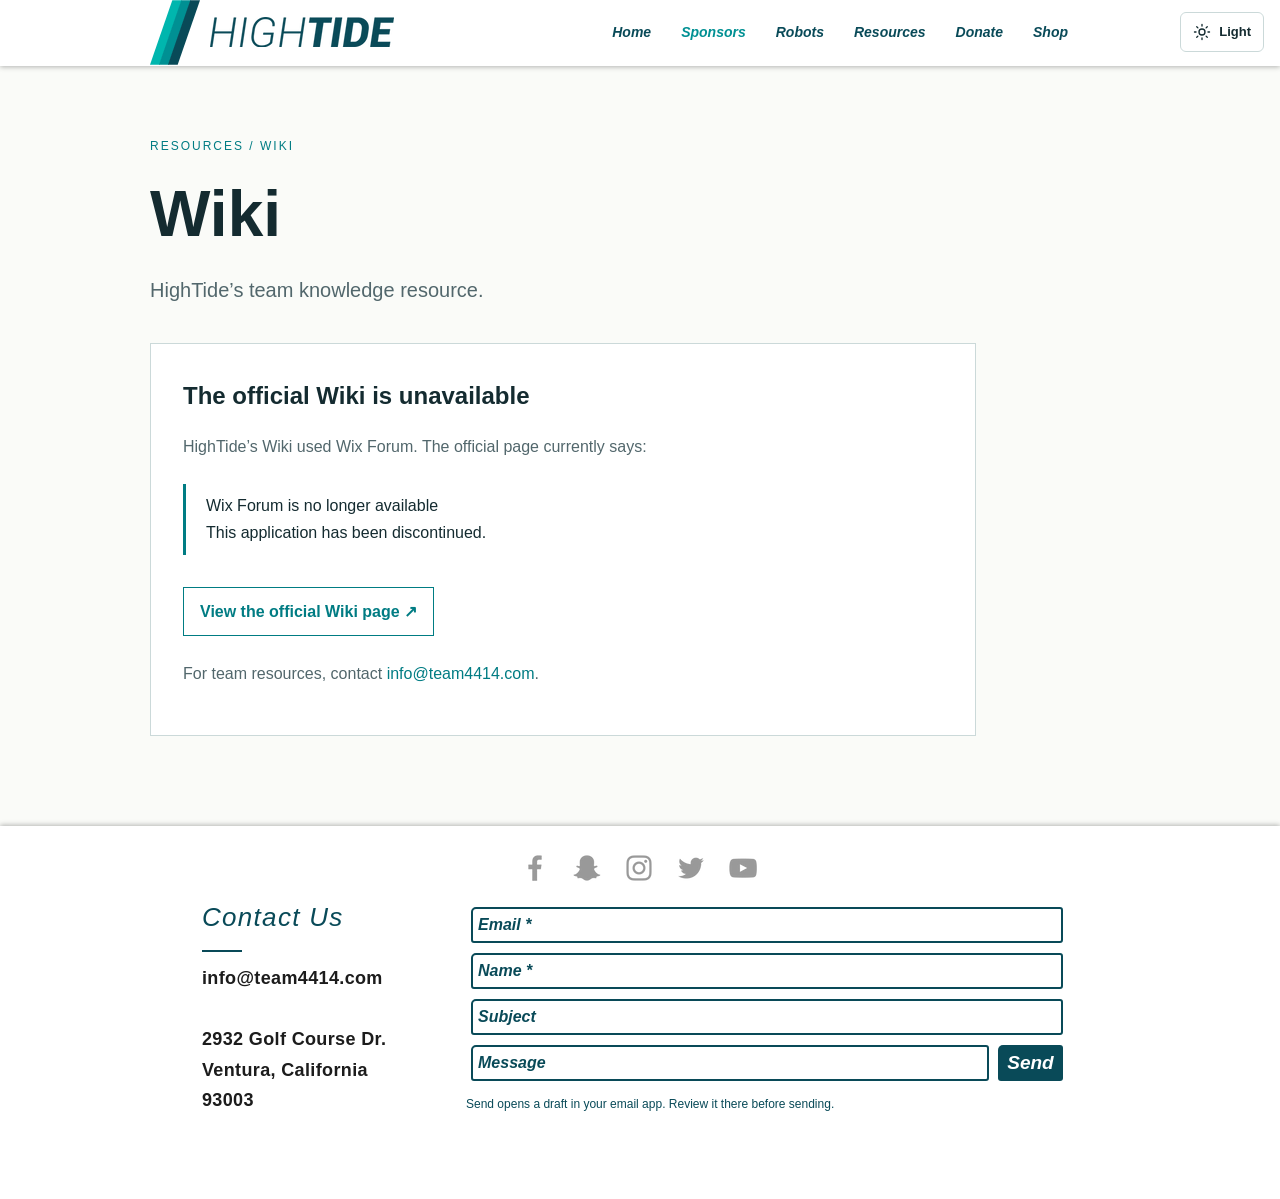
<file: official-revamp/wiki.html>
<!DOCTYPE html>
<html lang="en">
<head>
  
  <meta charset='utf-8'>
  <meta name="viewport" content="width=device-width, initial-scale=1" id="wixDesktopViewport" />
  <meta http-equiv="X-UA-Compatible" content="IE=edge">
  <meta name="generator" content="Wix.com Website Builder"/>

  <link rel="icon" sizes="192x192" href="assets/6a2517e0208572bcdb45.png" type="image/png"/>
  <link rel="shortcut icon" href="assets/ac8cab47b328938e9372.png" type="image/png"/>
  <link rel="apple-touch-icon" href="assets/9e45f8d595b29e745906.png" type="image/png"/>

  <!-- Safari Pinned Tab Icon -->
  <!-- <link rel="mask-icon" href="assets/ac8cab47b328938e9372.png"> -->

  <!-- Segmenter Polyfill -->
  

  <!-- Legacy Polyfills -->
  
  

  <!-- Performance API Polyfills -->
  

  
    <!-- Essential Viewer Model -->
    
    
  

  <!-- Globals Definitions -->
  

  

  
  <!-- BEGIN handleAccessTokens bundle -->

  

<!-- END handleAccessTokens bundle -->

<!-- BEGIN overrideGlobals bundle -->



<!-- END overrideGlobals bundle -->

  

  
  

  <!-- Initial CSS -->
  <style data-url="assets/94d943d7850af9f69bb8.css">@keyframes slide-horizontal-new{0%{transform:translate(100%)}}@keyframes slide-horizontal-old{80%{opacity:1}to{opacity:0;transform:translate(-100%)}}@keyframes slide-vertical-new{0%{transform:translateY(-100%)}}@keyframes slide-vertical-old{80%{opacity:1}to{opacity:0;transform:translateY(100%)}}@keyframes out-in-new{0%{opacity:0}}@keyframes out-in-old{to{opacity:0}}:root:active-view-transition{view-transition-name:none}:root:active-view-transition::view-transition-group(*){animation:none}:root:active-view-transition::view-transition-old(*){animation:none}:root:active-view-transition::view-transition-new(*){animation:none}:root::view-transition{pointer-events:none}:root:active-view-transition #SITE_HEADER{view-transition-name:header-group}:root:active-view-transition #WIX_ADS{view-transition-name:wix-ads-group}:root:active-view-transition #SITE_FOOTER{view-transition-name:footer-group}:root:active-view-transition #BACKGROUND_GROUP_TRANSITION_GROUP>div{view-transition-name:background-group}:root:active-view-transition::view-transition-group(page-group){pointer-events:all;cursor:wait;animation:revert;animation-duration:.6s}:root:active-view-transition::view-transition-old(page-group){pointer-events:all;cursor:wait;animation:revert;animation-duration:.6s}:root:active-view-transition::view-transition-new(page-group){pointer-events:all;cursor:wait;animation:revert;animation-duration:.6s}:root:active-view-transition-type(SlideHorizontal)::view-transition-old(page-group){mix-blend-mode:normal;animation:.6s cubic-bezier(.83,0,.17,1) forwards slide-horizontal-old}:root:active-view-transition-type(SlideHorizontal)::view-transition-new(page-group){mix-blend-mode:normal;animation:.6s cubic-bezier(.83,0,.17,1) backwards slide-horizontal-new}:root:active-view-transition-type(SlideVertical)::view-transition-old(page-group){mix-blend-mode:normal;animation:.6s cubic-bezier(.83,0,.17,1) forwards slide-vertical-old}:root:active-view-transition-type(SlideVertical)::view-transition-new(page-group){mix-blend-mode:normal;animation:.6s cubic-bezier(.83,0,.17,1) backwards slide-vertical-new}:root:active-view-transition-type(OutIn)::view-transition-old(page-group){animation:.35s cubic-bezier(.22,1,.36,1) forwards out-in-old}:root:active-view-transition-type(OutIn)::view-transition-new(page-group){animation:.35s cubic-bezier(.64,0,.78,0) .35s backwards out-in-new}@media (prefers-reduced-motion:reduce){::view-transition-group(*){animation:none!important}::view-transition-old(*){animation:none!important}::view-transition-new(*){animation:none!important}}html,body{vertical-align:baseline;background:0 0;border:0;outline:0;margin:0;padding:0}body{--scrollbar-width:0px;-webkit-text-size-adjust:100%;-moz-text-size-adjust:100%;-ms-text-size-adjust:100%;text-size-adjust:100%;font-family:Arial,Helvetica,sans-serif;font-size:10px}html,body{height:100%}body{overflow-x:auto;overflow-y:scroll}body:not(.responsive) #site-root{width:100%;min-width:var(--site-width)}body:not([data-js-loaded]) [data-hide-prejs]{visibility:hidden}interact-element{display:contents}#SITE_CONTAINER{position:relative}:root{--one-unit:1vw;--section-max-width:9999px;--spx-stopper-max:9999px;--spx-stopper-min:0px;--browser-zoom:1}@supports ((-webkit-appearance:none)) and (stroke-color:transparent){:root{--safari-sticky-fix:opacity;--experimental-safari-sticky-fix:translateZ(0)}}@supports (container-type:inline-size){:root{--one-unit:1cqw}}[id^=oldHoverBox-]{mix-blend-mode:plus-lighter;transition:opacity .5s,visibility .5s}[data-mesh-id$=inlineContent-gridContainer]:has(>[id^=oldHoverBox-]){isolation:isolate}
/*# sourceMappingURL=assets/94d943d7850af9f69bb8.css.map*/</style>
<style data-url="assets/3c4a7a65e92de4098db1.css">div,span,applet,object,iframe,h1,h2,h3,h4,h5,h6,p,blockquote,pre,a,abbr,acronym,address,big,cite,code,del,dfn,em,font,img,ins,kbd,q,s,samp,small,strike,strong,sub,sup,tt,var,b,u,i,center,dl,dt,dd,ol,ul,li,fieldset,form,label,legend,table,caption,tbody,tfoot,thead,tr,th,td,nav,button,section,header,footer,title{vertical-align:baseline;background:0 0;border:0;outline:0;margin:0;padding:0}textarea,input,select{box-sizing:border-box;font-family:Helvetica,Arial,sans-serif}ol,ul{list-style:none}blockquote,q{quotes:none}ins{text-decoration:none}del{text-decoration:line-through}table{border-collapse:collapse;border-spacing:0}a{cursor:pointer;text-decoration:none}.testStyles{overflow-y:hidden}.reset-button{color:inherit;font:inherit;-webkit-appearance:none;-webkit-user-select:none;-moz-user-select:none;-ms-user-select:none;background:0 0;border:0;outline:0;padding:0;line-height:normal;overflow:visible}:focus{outline:none}body.device-mobile-optimized:not(.disable-site-overflow){overflow-x:hidden;overflow-y:scroll}body.device-mobile-optimized:not(.responsive) #SITE_CONTAINER{width:320px;margin-left:auto;margin-right:auto;position:relative;overflow-x:visible}body.device-mobile-optimized:not(.responsive):not(.blockSiteScrolling) #SITE_CONTAINER{margin-top:0}body.device-mobile-optimized>*{max-width:100%!important}body.device-mobile-optimized #site-root{overflow:hidden}@supports (overflow:clip){body.device-mobile-optimized #site-root{overflow:clip}}body.device-mobile-non-optimized #SITE_CONTAINER #site-root{overflow:clip}body.device-mobile-non-optimized.fullScreenMode{background-color:#5f6360}body.device-mobile-non-optimized.fullScreenMode #site-root,body.device-mobile-non-optimized.fullScreenMode #SITE_BACKGROUND,body.device-mobile-non-optimized.fullScreenMode #MOBILE_ACTIONS_MENU,body.fullScreenMode #WIX_ADS{visibility:hidden}body.fullScreenMode{overflow:hidden!important}body.fullScreenMode.device-mobile-optimized #TINY_MENU{opacity:0;pointer-events:none}body.fullScreenMode-scrollable.device-mobile-optimized{overflow-x:hidden!important;overflow-y:auto!important}body.fullScreenMode-scrollable.device-mobile-optimized #site-root,body.fullScreenMode-scrollable.device-mobile-optimized #masterPage{overflow:hidden!important}body.fullScreenMode-scrollable.device-mobile-optimized #masterPage,body.fullScreenMode-scrollable.device-mobile-optimized #SITE_BACKGROUND{height:auto!important}body.fullScreenMode-scrollable.device-mobile-optimized #masterPage.mesh-layout{height:0!important}body.blockSiteScrolling,body.siteScrollingBlocked{width:100%;position:fixed}body.siteScrollingBlockedIOSFix{overflow:hidden!important}body.blockSiteScrolling #SITE_CONTAINER{margin-top:calc(var(--blocked-site-scroll-margin-top)*-1)}#site-root{top:var(--wix-ads-height);min-height:100%;margin:0 auto;position:relative}#site-root img:not([src]){visibility:hidden}#site-root svg img:not([src]){visibility:visible}.auto-generated-link{color:inherit}#SCROLL_TO_TOP,#SCROLL_TO_BOTTOM{height:0}.has-click-trigger{cursor:pointer}.fullScreenOverlay{z-index:1005;justify-content:center;display:flex;position:fixed;top:-60px;bottom:0;left:0;right:0;overflow-y:hidden}.fullScreenOverlay>.fullScreenOverlayContent{margin:0 auto;position:absolute;top:60px;bottom:0;left:0;right:0;overflow:hidden;transform:translateZ(0)}[data-mesh-id$=inlineContent],[data-mesh-id$=centeredContent],[data-mesh-id$=form]{pointer-events:none;position:relative}[data-mesh-id$=-gridWrapper],[data-mesh-id$=-rotated-wrapper]{pointer-events:none}[data-mesh-id$=-gridContainer]>*,[data-mesh-id$=-rotated-wrapper]>*,[data-mesh-id$=inlineContent]>:not([data-mesh-id$=-gridContainer]){pointer-events:auto}.device-mobile-optimized #masterPage.mesh-layout #SOSP_CONTAINER_CUSTOM_ID{-ms-grid-row:2;grid-area:2/1/3/2;position:relative}#masterPage.mesh-layout{display:-ms-grid;-ms-grid-rows:max-content max-content min-content max-content;-ms-grid-columns:100%;grid-template-rows:max-content max-content min-content max-content;grid-template-columns:100%;justify-content:stretch;align-items:start;display:grid}#masterPage.mesh-layout #SITE_HEADER_WRAPPER,#masterPage.mesh-layout #SITE_HEADER-placeholder,#masterPage.mesh-layout #SOSP_CONTAINER_CUSTOM_ID[data-state~=mobileView],#masterPage.mesh-layout #PAGES_CONTAINER,#masterPage.mesh-layout #soapBeforePagesContainer,#masterPage.mesh-layout #soapAfterPagesContainer,#masterPage.mesh-layout #SITE_FOOTER_WRAPPER,#masterPage.mesh-layout #SITE_FOOTER-placeholder{-ms-grid-column:1;-ms-grid-row-align:start;-ms-grid-column-align:start}#masterPage.mesh-layout #SITE_HEADER_WRAPPER,#masterPage.mesh-layout #SITE_HEADER-placeholder{-ms-grid-row:1;grid-area:1/1/2/2}#masterPage.mesh-layout #PAGES_CONTAINER,#masterPage.mesh-layout #soapBeforePagesContainer,#masterPage.mesh-layout #soapAfterPagesContainer{-ms-grid-row:3;grid-area:3/1/4/2}#masterPage.mesh-layout #soapBeforePagesContainer,#masterPage.mesh-layout #soapAfterPagesContainer{width:100%}#masterPage.mesh-layout #PAGES_CONTAINER{align-self:stretch}#masterPage.mesh-layout main#PAGES_CONTAINER{display:block}#masterPage.mesh-layout #SITE_FOOTER_WRAPPER,#masterPage.mesh-layout #SITE_FOOTER-placeholder{-ms-grid-row:4;grid-area:4/1/5/2}#masterPage.mesh-layout [data-mesh-id=PAGES_CONTAINERcenteredContent],#masterPage.mesh-layout [data-mesh-id=PAGES_CONTAINERinlineContent],#masterPage.mesh-layout #SITE_PAGES{height:100%}#masterPage.mesh-layout.desktop>*{width:100%}#masterPage.mesh-layout #SITE_PAGES,#masterPage.mesh-layout #SITE_HEADER_WRAPPER,#masterPage.mesh-layout #SITE_FOOTER_WRAPPER,#masterPage.mesh-layout #PAGES_CONTAINER,#masterPage.mesh-layout #masterPageinlineContent,#masterPage.mesh-layout #SITE_FOOTER,#masterPage.mesh-layout #SITE_HEADER{position:relative}#masterPage.mesh-layout #SITE_HEADER{grid-area:1/1/2/2}#masterPage.mesh-layout #SITE_FOOTER{grid-area:4/1/5/2}#masterPage.mesh-layout.overflow-x-clip #SITE_HEADER,#masterPage.mesh-layout.overflow-x-clip #SITE_FOOTER{overflow-x:clip}[data-z-counter]{z-index:0}[data-z-counter="0"]{z-index:auto}.wixSiteProperties{-webkit-font-smoothing:antialiased;-moz-osx-font-smoothing:grayscale}:root{--wst-button-color-fill-primary:rgb(var(--color_48));--wst-button-color-border-primary:rgb(var(--color_49));--wst-button-color-text-primary:rgb(var(--color_50));--wst-button-color-fill-primary-hover:rgb(var(--color_51));--wst-button-color-border-primary-hover:rgb(var(--color_52));--wst-button-color-text-primary-hover:rgb(var(--color_53));--wst-button-color-fill-primary-disabled:rgb(var(--color_54));--wst-button-color-border-primary-disabled:rgb(var(--color_55));--wst-button-color-text-primary-disabled:rgb(var(--color_56));--wst-button-color-fill-secondary:rgb(var(--color_57));--wst-button-color-border-secondary:rgb(var(--color_58));--wst-button-color-text-secondary:rgb(var(--color_59));--wst-button-color-fill-secondary-hover:rgb(var(--color_60));--wst-button-color-border-secondary-hover:rgb(var(--color_61));--wst-button-color-text-secondary-hover:rgb(var(--color_62));--wst-button-color-fill-secondary-disabled:rgb(var(--color_63));--wst-button-color-border-secondary-disabled:rgb(var(--color_64));--wst-button-color-text-secondary-disabled:rgb(var(--color_65));--wst-color-fill-base-1:rgb(var(--color_36));--wst-color-fill-base-2:rgb(var(--color_37));--wst-color-fill-base-shade-1:rgb(var(--color_38));--wst-color-fill-base-shade-2:rgb(var(--color_39));--wst-color-fill-base-shade-3:rgb(var(--color_40));--wst-color-fill-accent-1:rgb(var(--color_41));--wst-color-fill-accent-2:rgb(var(--color_42));--wst-color-fill-accent-3:rgb(var(--color_43));--wst-color-fill-accent-4:rgb(var(--color_44));--wst-color-fill-background-primary:rgb(var(--color_11));--wst-color-fill-background-secondary:rgb(var(--color_12));--wst-color-text-primary:rgb(var(--color_15));--wst-color-text-secondary:rgb(var(--color_14));--wst-color-action:rgb(var(--color_18));--wst-color-disabled:rgb(var(--color_39));--wst-color-title:rgb(var(--color_45));--wst-color-subtitle:rgb(var(--color_46));--wst-color-line:rgb(var(--color_47));--wst-font-style-h2:var(--font_2);--wst-font-style-h3:var(--font_3);--wst-font-style-h4:var(--font_4);--wst-font-style-h5:var(--font_5);--wst-font-style-h6:var(--font_6);--wst-font-style-body-large:var(--font_7);--wst-font-style-body-medium:var(--font_8);--wst-font-style-body-small:var(--font_9);--wst-font-style-body-x-small:var(--font_10);--wst-color-custom-1:rgb(var(--color_13));--wst-color-custom-2:rgb(var(--color_16));--wst-color-custom-3:rgb(var(--color_17));--wst-color-custom-4:rgb(var(--color_19));--wst-color-custom-5:rgb(var(--color_20));--wst-color-custom-6:rgb(var(--color_21));--wst-color-custom-7:rgb(var(--color_22));--wst-color-custom-8:rgb(var(--color_23));--wst-color-custom-9:rgb(var(--color_24));--wst-color-custom-10:rgb(var(--color_25));--wst-color-custom-11:rgb(var(--color_26));--wst-color-custom-12:rgb(var(--color_27));--wst-color-custom-13:rgb(var(--color_28));--wst-color-custom-14:rgb(var(--color_29));--wst-color-custom-15:rgb(var(--color_30));--wst-color-custom-16:rgb(var(--color_31));--wst-color-custom-17:rgb(var(--color_32));--wst-color-custom-18:rgb(var(--color_33));--wst-color-custom-19:rgb(var(--color_34));--wst-color-custom-20:rgb(var(--color_35))}.wix-presets-wrapper{display:contents}.builder-root{box-sizing:border-box}
/*# sourceMappingURL=assets/3c4a7a65e92de4098db1.css.map*/</style>

  <meta name="format-detection" content="telephone=no">
  <meta name="skype_toolbar" content="skype_toolbar_parser_compatible">
  
  

  

  
      <!--pageHtmlEmbeds.head start-->
      
    
      
      <!--pageHtmlEmbeds.head end-->
  

  <!-- head performance data start -->
  
  <!-- head performance data end -->
  

    

  
  <style id="a11y-contrast">
    @media (forced-colors: active) {
      #SITE_CONTAINER.focus-ring-active
        :not(.has-custom-focus):not(.ignore-focus):not([tabindex='-1']):focus,
      #SITE_CONTAINER.focus-ring-active
        :not(.has-custom-focus):not(.ignore-focus):not([tabindex='-1']):focus
        ~ .wixSdkShowFocusOnSibling {
        outline: 2px solid CanvasText;
        outline-offset: 2px;
      }
    }
  </style>
  

  

<meta http-equiv="X-Wix-Meta-Site-Id" content="e377ddc9-7786-4583-9817-814f93f00d83">
<meta http-equiv="X-Wix-Application-Instance-Id" content="0102c278-e7bc-4dad-8c12-705cf409c7c3">

    <meta http-equiv="X-Wix-Published-Version" content="2"/>



    <meta http-equiv="etag" content="bug"/>

<!-- render-head end -->

<style data-href="assets/792822627a975d624b44.css">.EtmdIW{cursor:pointer}.XWeqiF{opacity:0}.bWoigz{opacity:1;transition:opacity var(--transition-duration) cubic-bezier(.37, 0, .63, 1)}.HTrn1j{opacity:1}.sAGPNe{opacity:0;transition:opacity var(--transition-duration) cubic-bezier(.37, 0, .63, 1)}.cCFKrw{opacity:0}.yifJnQ{opacity:1;transition:opacity var(--transition-duration) cubic-bezier(.64, 0, .78, 0)}._mj5qU{opacity:1}.gG6uhp{opacity:0;transition:opacity var(--transition-duration) cubic-bezier(.22, 1, .36, 1)}.k0CnHT{transform:translate(100%)}.URQNsX{transition:transform var(--transition-duration) cubic-bezier(.87, 0, .13, 1);transform:translate(0)}.CCwVTE{transform:translate(0)}.TX_1qK{transition:transform var(--transition-duration) cubic-bezier(.87, 0, .13, 1);transform:translate(-100%)}.JMRv7x{transform:translate(-100%)}.AOzCGi{transition:transform var(--transition-duration) cubic-bezier(.87, 0, .13, 1);transform:translate(0)}.WzSMGx{transform:translate(0)}.I76Pz6{transition:transform var(--transition-duration) cubic-bezier(.87, 0, .13, 1);transform:translate(100%)}.bX95uQ{transform:translateY(100%)}.Ogwj62{transition:transform var(--transition-duration) cubic-bezier(.87, 0, .13, 1);transform:translateY(0)}.GdyWfW{transform:translateY(0)}.YxqFze{transition:transform var(--transition-duration) cubic-bezier(.87, 0, .13, 1);transform:translateY(-100%)}.NrDww4{transform:translateY(-100%)}.ciVV17{transition:transform var(--transition-duration) cubic-bezier(.87, 0, .13, 1);transform:translateY(0)}.BMKrqh{transform:translateY(0)}.jNxMkI{transition:transform var(--transition-duration) cubic-bezier(.87, 0, .13, 1);transform:translateY(100%)}body:not(.responsive) .Y3K28_{overflow-x:clip}:root:active-view-transition .Y3K28_{view-transition-name:page-group}.uvik8H{grid-template-rows:1fr;grid-template-columns:1fr;height:100%;display:grid}.uvik8H>div{grid-area:1/1/2/2;place-self:stretch stretch!important}.StylableButton2545352419__root{-archetype:box;cursor:pointer;box-sizing:border-box;touch-action:manipulation;border:0;width:100%;min-width:10px;height:100%;min-height:10px;padding:0;display:block}.StylableButton2545352419__root[disabled]{pointer-events:none}.StylableButton2545352419__root:not(:hover):not([disabled]).StylableButton2545352419--hasBackgroundColor{background-color:var(--corvid-background-color)!important}.StylableButton2545352419__root:hover:not([disabled]).StylableButton2545352419--hasHoverBackgroundColor{background-color:var(--corvid-hover-background-color)!important}.StylableButton2545352419__root:not(:hover)[disabled].StylableButton2545352419--hasDisabledBackgroundColor{background-color:var(--corvid-disabled-background-color)!important}.StylableButton2545352419__root:not(:hover):not([disabled]).StylableButton2545352419--hasBorderColor{border-color:var(--corvid-border-color)!important}.StylableButton2545352419__root:hover:not([disabled]).StylableButton2545352419--hasHoverBorderColor{border-color:var(--corvid-hover-border-color)!important}.StylableButton2545352419__root:not(:hover)[disabled].StylableButton2545352419--hasDisabledBorderColor{border-color:var(--corvid-disabled-border-color)!important}.StylableButton2545352419__root.StylableButton2545352419--hasBorderRadius{border-radius:var(--corvid-border-radius)!important}.StylableButton2545352419__root.StylableButton2545352419--hasBorderWidth{border-width:var(--corvid-border-width)!important}.StylableButton2545352419__root:not(:hover):not([disabled]).StylableButton2545352419--hasColor,.StylableButton2545352419__root:not(:hover):not([disabled]).StylableButton2545352419--hasColor .StylableButton2545352419__label{color:var(--corvid-color)!important}.StylableButton2545352419__root:hover:not([disabled]).StylableButton2545352419--hasHoverColor,.StylableButton2545352419__root:hover:not([disabled]).StylableButton2545352419--hasHoverColor .StylableButton2545352419__label{color:var(--corvid-hover-color)!important}.StylableButton2545352419__root:not(:hover)[disabled].StylableButton2545352419--hasDisabledColor,.StylableButton2545352419__root:not(:hover)[disabled].StylableButton2545352419--hasDisabledColor .StylableButton2545352419__label{color:var(--corvid-disabled-color)!important}.StylableButton2545352419__link{-archetype:box;box-sizing:border-box;color:#000;text-decoration:none}.StylableButton2545352419__container{flex-direction:row;flex-grow:1;flex-basis:auto;justify-content:center;align-items:center;width:100%;height:100%;transition:all .2s,visibility;display:flex;overflow:hidden}.StylableButton2545352419__label{-archetype:text;-controller-part-type:LayoutChildDisplayDropdown, LayoutFlexChildSpacing(first);text-overflow:ellipsis;text-align:center;white-space:nowrap;min-width:1.8em;max-width:100%;transition:inherit;overflow:hidden}.StylableButton2545352419__root.StylableButton2545352419--isMaxContent .StylableButton2545352419__label{text-overflow:unset}.StylableButton2545352419__root.StylableButton2545352419--isWrapText .StylableButton2545352419__label{overflow-wrap:break-word;white-space:break-spaces;word-break:break-word;min-width:10px}.StylableButton2545352419__icon{-archetype:icon;-controller-part-type:LayoutChildDisplayDropdown, LayoutFlexChildSpacing(last);flex-shrink:0;min-width:1px;height:50px;transition:inherit}.StylableButton2545352419__icon.StylableButton2545352419--override{display:block!important}.StylableButton2545352419__icon>span,.StylableButton2545352419__icon svg{width:inherit;height:inherit;display:flex}.StylableButton2545352419__root:not(:hover):not([disalbed]).StylableButton2545352419--hasIconColor .StylableButton2545352419__icon svg{fill:var(--corvid-icon-color)!important;stroke:var(--corvid-icon-color)!important}.StylableButton2545352419__root:hover:not([disabled]).StylableButton2545352419--hasHoverIconColor .StylableButton2545352419__icon svg{fill:var(--corvid-hover-icon-color)!important;stroke:var(--corvid-hover-icon-color)!important}.StylableButton2545352419__root:not(:hover)[disabled].StylableButton2545352419--hasDisabledIconColor .StylableButton2545352419__icon svg{fill:var(--corvid-disabled-icon-color)!important;stroke:var(--corvid-disabled-icon-color)!important}@media (forced-colors:active){.StylableButton2545352419__root.StylableButton2545352419__forcedColorsBackground{color:buttontext!important;background:buttonface!important}.StylableButton2545352419__root.StylableButton2545352419__forcedColorsBackground[disabled]{color:graytext!important}.StylableButton2545352419__root.StylableButton2545352419__forcedColorsBackground .StylableButton2545352419__label{color:inherit!important}.StylableButton2545352419__root:not([disabled]){outline-offset:0px;outline:2px solid buttontext}.StylableButton2545352419__root:hover:not([disabled]),.StylableButton2545352419__root[aria-pressed=true],.StylableButton2545352419__root[aria-selected=true],.StylableButton2545352419__root[data-preview=selected]{outline-offset:1px;outline:3px solid highlight}.StylableButton2545352419__root:focus,.StylableButton2545352419__root:focus-visible{outline-offset:1px;outline:3px solid highlight!important}.StylableButton2545352419__icon,.StylableButton2545352419__icon svg:not([data-type=ugc]):not([data-type=color]),.StylableButton2545352419__icon svg:not([data-type=ugc]):not([data-type=color]) *{fill:currentColor!important;stroke:currentColor!important}}.IT88M3{position:absolute;inset:0}.LXgYyC{cursor:pointer}.iL7Pq5{-webkit-tap-highlight-color:#0000;opacity:var(--opacity);fill:var(--corvid-fill-color,var(--fill));fill-opacity:var(--fill-opacity);stroke:var(--corvid-stroke-color,var(--stroke));stroke-opacity:var(--stroke-opacity);stroke-width:var(--stroke-width);transform:var(--flip);filter:var(--drop-shadow,none);position:absolute;inset:0}.iL7Pq5 svg{width:var(--svg-calculated-width,100%);height:var(--svg-calculated-height,100%);padding:var(--svg-calculated-padding,0);margin:auto;position:absolute;inset:0}.iL7Pq5 svg:not([data-type=ugc]){overflow:visible}@media (forced-colors:active){.iL7Pq5 svg:not([data-type=ugc]):not([data-type=color]){fill:currentColor}}.gx51wo *{vector-effect:non-scaling-stroke}ul.font_100,ol.font_100{color:#080808;font-variant:normal;letter-spacing:normal;margin:0;font-family:"Arial, Helvetica, sans-serif",serif;font-size:10px;font-style:normal;font-weight:400;line-height:normal;text-decoration:none}ul.font_100 li,ol.font_100 li{margin-bottom:12px}ul.wix-list-text-align,ol.wix-list-text-align{list-style-position:inside}ul.wix-list-text-align p,ul.wix-list-text-align h1,ul.wix-list-text-align h2,ul.wix-list-text-align h3,ul.wix-list-text-align h4,ul.wix-list-text-align h5,ul.wix-list-text-align h6,ol.wix-list-text-align p,ol.wix-list-text-align h1,ol.wix-list-text-align h2,ol.wix-list-text-align h3,ol.wix-list-text-align h4,ol.wix-list-text-align h5,ol.wix-list-text-align h6{display:inline}.E28gHm{cursor:pointer}.V9ooqn{clip:rect(0 0 0 0);border:0;width:1px;height:1px;margin:-1px;padding:0;position:absolute;overflow:hidden}@supports ((-webkit-appearance:none)) and (stroke-color:transparent){._v6ohL>*>:first-child{vertical-align:top}}@supports (-webkit-touch-callout:none){._v6ohL>*>:first-child{vertical-align:top}}._v6ohL [data-attr-richtext-marker=true]{display:block}._v6ohL [data-attr-richtext-marker=true] table{border-collapse:collapse;width:100%;margin:15px 0}._v6ohL [data-attr-richtext-marker=true] table td{padding:12px;position:relative}._v6ohL [data-attr-richtext-marker=true] table td:after{content:"";opacity:.2;border-bottom:1px solid;border-left:1px solid;position:absolute;inset:0}._v6ohL [data-attr-richtext-marker=true] table tr td:last-child:after{border-right:1px solid}._v6ohL [data-attr-richtext-marker=true] table tr:first-child td:after{border-top:1px solid}.N5mCVp :is(p,h1,h2,h3,h4,h5,h6,ul,ol,span[data-attr-richtext-marker],blockquote,div) [class$=rich-text__text],.N5mCVp :is(p,h1,h2,h3,h4,h5,h6,ul,ol,span[data-attr-richtext-marker],blockquote,div)[class$=rich-text__text]{color:var(--corvid-color,currentColor)}.N5mCVp :is(p,h1,h2,h3,h4,h5,h6,ul,ol,span[data-attr-richtext-marker],blockquote,div) span[style*=color]{color:var(--corvid-color,currentColor)!important}.V3wkP4{min-height:var(--min-height);min-width:var(--min-width);direction:var(--text-direction)}.V3wkP4 .nzCBBu{word-wrap:break-word;overflow-wrap:break-word;width:100%;height:100%;position:relative}.V3wkP4 .nzCBBu ul{list-style:inside}.V3wkP4 .nzCBBu li{margin-bottom:12px}.UwkEpO p,.UwkEpO h1,.UwkEpO h2,.UwkEpO h3,.UwkEpO h4,.UwkEpO h5,.UwkEpO h6,.UwkEpO blockquote,.UwkEpO div{letter-spacing:normal;line-height:normal}.JykKzs{min-height:var(--min-height);min-width:var(--min-width)}.JykKzs .nzCBBu{word-wrap:break-word;overflow-wrap:break-word;width:100%;height:100%;position:relative}.JykKzs .nzCBBu ol,.JykKzs .nzCBBu ul{letter-spacing:normal;margin-inline-start:.5em;padding-inline-start:1.3em;line-height:normal}.JykKzs .nzCBBu ul{list-style-type:disc}.JykKzs .nzCBBu ol{list-style-type:decimal}.JykKzs .nzCBBu ul ul,.JykKzs .nzCBBu ol ul{line-height:normal;list-style-type:circle}.JykKzs .nzCBBu ol ol ul,.JykKzs .nzCBBu ol ul ul,.JykKzs .nzCBBu ul ol ul,.JykKzs .nzCBBu ul ul ul{line-height:normal;list-style-type:square}.JykKzs .nzCBBu li{font-style:inherit;font-weight:inherit;line-height:inherit;letter-spacing:normal}.JykKzs .nzCBBu p,.JykKzs .nzCBBu h1,.JykKzs .nzCBBu h2,.JykKzs .nzCBBu h3,.JykKzs .nzCBBu h4,.JykKzs .nzCBBu h5,.JykKzs .nzCBBu h6{margin-block:0;letter-spacing:normal;margin:0;line-height:normal}.JykKzs .nzCBBu a{color:inherit}.N8MGzv,.UwkEpO{word-wrap:break-word;overflow-wrap:break-word;text-align:start;pointer-events:none;min-height:var(--min-height);min-width:var(--min-width);direction:var(--text-direction);mix-blend-mode:var(--blendMode,normal);text-transform:var(--textTransform,"none");text-shadow:var(--textOutline,0px 0px transparent),var(--textShadow,0px 0px transparent)}.N8MGzv>*,.UwkEpO>*{pointer-events:auto}.N8MGzv li,.UwkEpO li{font-style:inherit;font-weight:inherit;line-height:inherit;letter-spacing:normal}.N8MGzv ol,.UwkEpO ol,.N8MGzv ul,.UwkEpO ul{letter-spacing:normal;margin-inline:.5em 0;line-height:normal}.N8MGzv:not(.PO9MfV) ol,.UwkEpO:not(.PO9MfV) ol,.N8MGzv:not(.PO9MfV) ul,.UwkEpO:not(.PO9MfV) ul{padding-inline:1.3em 0}.N8MGzv ul,.UwkEpO ul{list-style-type:disc}.N8MGzv ol,.UwkEpO ol{list-style-type:decimal}.N8MGzv ul ul,.UwkEpO ul ul,.N8MGzv ol ul,.UwkEpO ol ul{list-style-type:circle}.N8MGzv ul ul ul,.UwkEpO ul ul ul,.N8MGzv ol ul ul,.UwkEpO ol ul ul,.N8MGzv ul ol ul,.UwkEpO ul ol ul,.N8MGzv ol ol ul,.UwkEpO ol ol ul{list-style-type:square}.N8MGzv p,.UwkEpO p,.N8MGzv h1,.UwkEpO h1,.N8MGzv h2,.UwkEpO h2,.N8MGzv h3,.UwkEpO h3,.N8MGzv h4,.UwkEpO h4,.N8MGzv h5,.UwkEpO h5,.N8MGzv h6,.UwkEpO h6,.N8MGzv blockquote,.UwkEpO blockquote,.N8MGzv div,.UwkEpO div{margin-block:0;margin:0}.N8MGzv a,.UwkEpO a{color:inherit}.PO9MfV li{margin-inline:1.3em 0}@media (forced-colors:active){.AWXfZq.V3wkP4 a:focus,.AWXfZq.V3wkP4 a:focus-visible,.AWXfZq.UwkEpO a:focus,.AWXfZq.UwkEpO a:focus-visible,.AWXfZq.JykKzs a:focus,.AWXfZq.JykKzs a:focus-visible,.AWXfZq.N8MGzv a:focus,.AWXfZq.N8MGzv a:focus-visible{box-shadow:none;outline-offset:1px!important;outline:3px solid highlight!important}}.qe3oTb{pointer-events:none;white-space:nowrap;padding:0;overflow:hidden}.TvbeET{display:none}.CNHfeA{width:100%;position:absolute;inset:0}.ZfNvr6{transition:all .2s ease-in;transform:translateY(-100%)}.ICcIQy{transition:all .2s}.xL7MJu{opacity:0;transition:all .2s ease-in}.xL7MJu.Dbjboh{pointer-events:none}.xg8z1A{opacity:1;transition:all .2s}.G6vvJF{width:100%;height:auto;position:relative}.ZgDNL8{width:100%;position:relative}body:not(.device-mobile-optimized) ._c_gnD,:host(:not(.device-mobile-optimized)) ._c_gnD{margin-left:calc((100% - var(--site-width))/2);width:var(--site-width)}.HQtdHX[data-focuscycled=active]{outline:1px solid #0000}.HQtdHX[data-focuscycled=active]:not(:focus-within){outline:2px solid #0000;transition:outline 10ms}.HQtdHX ._c_gnD{position:absolute;inset:0}.w4DepW{direction:var(--direction)}.w4DepW .tN_ggS .re13Ik{display:var(--item-display);width:var(--item-size);height:var(--item-size);margin-inline:var(--item-margin-inline);margin-block:var(--item-margin-block)}.w4DepW .tN_ggS .re13Ik:last-child{margin-block:0;margin-inline:0}.w4DepW .tN_ggS .re13Ik .twXk19{display:block}.w4DepW .tN_ggS .re13Ik .twXk19 .ZK9snE{width:var(--item-size);height:var(--item-size)}@media (forced-colors:active){.w4DepW .tN_ggS .re13Ik .twXk19{outline-offset:0;outline:2px solid buttontext}.w4DepW .tN_ggS .re13Ik .twXk19:hover{outline-offset:-2px;outline:3px solid highlight}.w4DepW .tN_ggS .re13Ik .twXk19:focus,.w4DepW .tN_ggS .re13Ik .twXk19:focus-visible{outline-offset:1px;outline:3px solid highlight!important}}.w4DepW .tN_ggS{white-space:nowrap;width:100%;height:100%;position:absolute}body.device-mobile-optimized .w4DepW .tN_ggS,:host(.device-mobile-optimized) .w4DepW .tN_ggS{white-space:normal}.Qh0lWW{width:100%;height:100%;display:block}.Qh0lWW img{max-width:var(--wix-img-max-width,100%)}.Qh0lWW[data-animate-blur] img{filter:blur(9px);transition:filter .8s ease-in}.Qh0lWW[data-animate-blur] img[data-load-done]{filter:none}.sFiSiq{width:100%;height:100%;display:block}.QED8q1{width:100%;height:calc(100% - var(--wix-ads-height));margin-top:var(--wix-ads-height);pointer-events:none;z-index:var(--pinned-layer-in-container,var(--above-all-in-container));grid-template-rows:1fr;grid-template-columns:1fr;display:grid;position:fixed;top:0;left:0}.MswS0Y{pointer-events:none;z-index:var(--pinned-layer-in-container,var(--above-all-in-container))}</style>
<style data-href="assets/05a09f59318e3897a63d.css">.BqYkvS{pointer-events:none;z-index:9999;color:#116dff;opacity:0;cursor:pointer;background:#fff;border-radius:24px;width:0;height:0;margin-left:-94px;padding:0 24px;font-family:Helvetica,Arial,メイリオ,meiryo,ヒラギノ角ゴ pro w3,hiragino kaku gothic pro,sans-serif;font-size:14px;position:absolute;top:60px;left:50%}.BqYkvS:focus{opacity:1;pointer-events:auto;border:2px solid;width:auto;height:40px}</style>
<style data-href="assets/52e4f67a94373860b3dc.css">.ZhVEJq{touch-action:manipulation}.twJknM{text-align:initial;box-sizing:border-box;align-items:center;justify-content:var(--label-align);width:max-content;min-width:100%;display:flex}@media (forced-colors:active){.twJknM{outline-offset:0px;outline:2px solid buttontext}.twJknM:hover{outline-offset:1px;outline:3px solid highlight}.twJknM:focus,.twJknM:focus-visible{outline-offset:1px;outline:3px solid highlight!important}[aria-disabled=true] .twJknM{outline:none}}.twJknM:before{content:"";max-width:var(--margin-start,0px);flex-grow:1;align-self:stretch}.twJknM:after{content:"";max-width:var(--margin-end,0px);flex-grow:1;align-self:stretch}.mu5PoX{height:100%}.mu5PoX .twJknM{border-radius:var(--corvid-border-radius,var(--rd,0));transition:var(--trans1,border-color .4s ease 0s, background-color .4s ease 0s);box-shadow:var(--shd,0 1px 4px #0009);position:absolute;inset:0}.mu5PoX .twJknM:link,.mu5PoX .twJknM:visited{border-color:#0000}.mu5PoX .OR4Nv8{font:var(--fnt,var(--font_5));transition:var(--trans2,color .4s ease 0s);color:var(--corvid-color,rgb(var(--txt,var(--color_15,color_15))));white-space:nowrap;margin:0;position:relative}.mu5PoX[aria-disabled=false] .twJknM{background-color:var(--corvid-background-color,rgba(var(--bg,var(--color_17,color_17)),var(--alpha-bg,1)));border:solid var(--corvid-border-color,rgba(var(--brd,var(--color_15,color_15)),var(--alpha-brd,1))) var(--corvid-border-width,var(--brw,0));cursor:pointer!important}body.device-mobile-optimized .mu5PoX[aria-disabled=false]:active .twJknM,:host(.device-mobile-optimized) .mu5PoX[aria-disabled=false]:active .twJknM{background-color:var(--corvid-hover-background-color,rgba(var(--bgh,var(--color_18,color_18)),var(--alpha-bgh,1)));border-color:var(--corvid-hover-border-color,rgba(var(--brdh,var(--color_15,color_15)),var(--alpha-brdh,1)))}body.device-mobile-optimized .mu5PoX[aria-disabled=false]:active .OR4Nv8,:host(.device-mobile-optimized) .mu5PoX[aria-disabled=false]:active .OR4Nv8{color:var(--corvid-hover-color,rgb(var(--txth,var(--color_15,color_15))))}body:not(.device-mobile-optimized) .mu5PoX[aria-disabled=false]:hover .twJknM,:host(:not(.device-mobile-optimized)) .mu5PoX[aria-disabled=false]:hover .twJknM{background-color:var(--corvid-hover-background-color,rgba(var(--bgh,var(--color_18,color_18)),var(--alpha-bgh,1)));border-color:var(--corvid-hover-border-color,rgba(var(--brdh,var(--color_15,color_15)),var(--alpha-brdh,1)))}body:not(.device-mobile-optimized) .mu5PoX[aria-disabled=false]:hover .OR4Nv8,:host(:not(.device-mobile-optimized)) .mu5PoX[aria-disabled=false]:hover .OR4Nv8{color:var(--corvid-hover-color,rgb(var(--txth,var(--color_15,color_15))))}.mu5PoX[aria-disabled=true] .twJknM{background-color:var(--corvid-disabled-background-color,rgba(var(--bgd,204,204,204),var(--alpha-bgd,1)));border-color:var(--corvid-disabled-border-color,rgba(var(--brdd,204,204,204),var(--alpha-brdd,1)));border-width:var(--corvid-border-width,var(--brw,0));border-style:solid}.mu5PoX[aria-disabled=true] .OR4Nv8{color:var(--corvid-disabled-color,rgb(var(--txtd,255,255,255)))}.AVxir3{text-align:initial;box-sizing:border-box;align-items:center;justify-content:var(--label-align);width:max-content;min-width:100%;display:flex}@media (forced-colors:active){.AVxir3{outline-offset:0px;outline:2px solid buttontext}.AVxir3:hover{outline-offset:1px;outline:3px solid highlight}.AVxir3:focus,.AVxir3:focus-visible{outline-offset:1px;outline:3px solid highlight!important}[aria-disabled=true] .AVxir3{outline:none}}.AVxir3:before{content:"";max-width:var(--margin-start,0px);flex-grow:1;align-self:stretch}.AVxir3:after{content:"";max-width:var(--margin-end,0px);flex-grow:1;align-self:stretch}.myoKiH[aria-disabled=false] .AVxir3{cursor:pointer}body.device-mobile-optimized .myoKiH[aria-disabled=false]:active .p2iqNU,:host(.device-mobile-optimized) .myoKiH[aria-disabled=false]:active .p2iqNU,body:not(.device-mobile-optimized) .myoKiH[aria-disabled=false]:hover .p2iqNU,:host(:not(.device-mobile-optimized)) .myoKiH[aria-disabled=false]:hover .p2iqNU{color:var(--corvid-hover-color,rgb(var(--txth,var(--color_15,color_15))));transition:var(--trans,color .4s ease 0s)}.myoKiH .AVxir3{position:absolute;inset:0}.myoKiH .p2iqNU{font:var(--fnt,var(--font_5));transition:var(--trans,color .4s ease 0s);color:var(--corvid-color,rgb(var(--txt,var(--color_15,color_15))));white-space:nowrap}.myoKiH[aria-disabled=true] .p2iqNU{color:var(--corvid-disabled-color,rgb(var(--txtd,255,255,255)))}.Qh0lWW{width:100%;height:100%;display:block}.Qh0lWW img{max-width:var(--wix-img-max-width,100%)}.Qh0lWW[data-animate-blur] img{filter:blur(9px);transition:filter .8s ease-in}.Qh0lWW[data-animate-blur] img[data-load-done]{filter:none}.CvsNRY{width:100%;height:100%;display:block}.zE5OV3{clip-path:var(--fill-layer-clip)}.zE5OV3,.gmNqmf{width:100%;height:100%;position:absolute;top:0}.W7Lthg img{width:100%;height:100%}.cDjjNV{opacity:0;position:absolute;top:0}.kHSdIU{width:0;height:0;position:absolute;top:0;left:0;overflow:hidden}.qw7KvJ{position:var(--fill-layer-background-media-position);pointer-events:var(--fill-layer-background-media-pointer-events);width:100%;height:100%;top:0;left:0}.JTHMno,._019NH{width:100%;height:100%;top:0}._019NH{position:absolute}.JTHMno{background-color:var(--fill-layer-background-overlay-color);position:var(--fill-layer-background-overlay-position);opacity:var(--fill-layer-background-overlay-blend-opacity-fallback,1);transform:var(--fill-layer-background-overlay-transform)}@supports (mix-blend-mode:overlay){.JTHMno{mix-blend-mode:var(--fill-layer-background-overlay-blend-mode);opacity:var(--fill-layer-background-overlay-blend-opacity,1)}}.ktMZav{width:100%;height:100%;-webkit-mask-image:var(--mask-image,none);mask-image:var(--mask-image,none);-webkit-mask-position:var(--mask-position,0);mask-position:var(--mask-position,0);-webkit-mask-size:var(--mask-size,100%);mask-size:var(--mask-size,100%);-webkit-mask-repeat:var(--mask-repeat,no-repeat);mask-repeat:var(--mask-repeat,no-repeat);pointer-events:var(--fill-layer-background-media-pointer-events);position:absolute;top:0;left:0;overflow:hidden}.ktMZav.msp0lj{clip:rect(0px, auto, auto, 0px)}.ktMZav .etGVsi{width:100%;height:100%;position:absolute;top:0}.ktMZav .VYAdNl{opacity:var(--fill-layer-image-opacity);height:var(--fill-layer-image-height,100%)}.ktMZav .VYAdNl img{width:100%;height:100%}@supports ((-webkit-hyphens:none)){.ktMZav.msp0lj{clip:auto;-webkit-clip-path:inset(0)}}.etSQ9j{height:100%}.V9k0ll{background-color:var(--bg-overlay-color);background-image:var(--bg-gradient);transition:var(--inherit-transition)}.qdIYms,.PmotZg{opacity:var(--fill-layer-video-opacity)}.uKLH8m{width:100%;height:var(--media-padding-height);top:var(--media-padding-top);bottom:var(--media-padding-bottom);position:absolute}.i5THm9{transform:scale(var(--scale,1));transition:var(--transform-duration,transform 0s)}.PmotZg{width:100%;height:100%;position:relative}.fT5SOY{opacity:var(--fill-layer-video-opacity,var(--fill-layer-image-opacity,1))}.fT5SOY .VYAdNl,.fT5SOY .PmotZg,.fT5SOY .qdIYms{opacity:1}.t7s6hq{--divider-pin-height__:min(1, calc(var(--divider-layers-pin-factor__) + 1));--divider-pin-layer-height__:var(--divider-layers-pin-factor__);--divider-pin-border__:min(1, calc(var(--divider-layers-pin-factor__) / -1 + 1));width:100%;height:calc(var(--divider-height__) + var(--divider-pin-height__)*var(--divider-layers-size__)*var(--divider-layers-y__));position:absolute;left:0}.t7s6hq .uf5cBM{--divider-layer-i__:var(--divider-layer-i,0);width:100%;height:calc(var(--divider-height__) + var(--divider-pin-layer-height__)*var(--divider-layer-i__)*var(--divider-layers-y__));opacity:calc(1 - var(--divider-layer-i__)/(var(--divider-layer-i__) + 1));background-repeat:repeat-x;background-position:left calc(50% + var(--divider-offset-x__) + var(--divider-layers-x__)*var(--divider-layer-i__)) bottom;border-bottom-width:calc(var(--divider-pin-border__)*var(--divider-layer-i__)*var(--divider-layers-y__));border-bottom-style:solid;position:absolute;left:0}.JR3YXh{--divider-height__:var(--divider-top-height,auto);--divider-offset-x__:var(--divider-top-offset-x,0px);--divider-layers-size__:var(--divider-top-layers-size,0);--divider-layers-y__:var(--divider-top-layers-y,0px);--divider-layers-x__:var(--divider-top-layers-x,0px);--divider-layers-pin-factor__:var(--divider-top-layers-pin-factor,0);transform:var(--divider-top-flip,scaleY(-1));opacity:var(--divider-top-opacity,1);border-top:var(--divider-top-padding,0) solid var(--divider-top-color,currentColor);top:0}.JR3YXh .uf5cBM{border-color:var(--divider-top-color,currentColor);background-image:var(--divider-top-image,none);background-size:var(--divider-top-size,contain);filter:var(--divider-top-filter,none);bottom:0}.JR3YXh .uf5cBM[data-divider-layer="1"]{display:var(--divider-top-layer-1-display,block)}.JR3YXh .uf5cBM[data-divider-layer="2"]{display:var(--divider-top-layer-2-display,block)}.JR3YXh .uf5cBM[data-divider-layer="3"]{display:var(--divider-top-layer-3-display,block)}.UfnAzj{--divider-height__:var(--divider-bottom-height,auto);--divider-offset-x__:var(--divider-bottom-offset-x,0px);--divider-layers-size__:var(--divider-bottom-layers-size,0);--divider-layers-y__:var(--divider-bottom-layers-y,0px);--divider-layers-x__:var(--divider-bottom-layers-x,0px);--divider-layers-pin-factor__:var(--divider-bottom-layers-pin-factor,0);transform:var(--divider-bottom-flip,none);opacity:var(--divider-bottom-opacity,1);border-bottom:var(--divider-bottom-padding,0) solid var(--divider-bottom-color,currentColor);bottom:0}.UfnAzj .uf5cBM{border-color:var(--divider-bottom-color,currentColor);background-image:var(--divider-bottom-image,none);background-size:var(--divider-bottom-size,contain);filter:var(--divider-bottom-filter,none);bottom:0}.UfnAzj .uf5cBM[data-divider-layer="1"]{display:var(--divider-bottom-layer-1-display,block)}.UfnAzj .uf5cBM[data-divider-layer="2"]{display:var(--divider-bottom-layer-2-display,block)}.UfnAzj .uf5cBM[data-divider-layer="3"]{display:var(--divider-bottom-layer-3-display,block)}body:not(.device-mobile-optimized) .CeUMmm,:host(:not(.device-mobile-optimized)) .CeUMmm{display:flex}body:not(.device-mobile-optimized) .Ak0vpt,:host(:not(.device-mobile-optimized)) .Ak0vpt{width:calc(100% - var(--padding)*2);direction:var(--direction);column-gap:var(--margin);margin:0 auto;display:flex;position:relative}body:not(.device-mobile-optimized) .Ak0vpt>*,:host(:not(.device-mobile-optimized)) .Ak0vpt>*{flex:var(--column-flex) 1 0%;min-width:0;margin-top:var(--padding);margin-bottom:var(--padding);direction:ltr;position:relative;top:0;left:0}body.device-mobile-optimized .Ak0vpt,:host(.device-mobile-optimized) .Ak0vpt{padding-top:var(--padding-y);padding-bottom:var(--padding-y);padding-left:var(--padding-x,0);padding-right:var(--padding-x,0);display:block;position:relative}body.device-mobile-optimized .Ak0vpt>*,:host(.device-mobile-optimized) .Ak0vpt>*{margin-bottom:var(--margin);position:relative}.D_Vynv{-webkit-backface-visibility:hidden;backface-visibility:hidden}.sFiSiq{width:100%;height:100%;display:block}.aDzdcC{clip-path:var(--fill-layer-clip)}.aDzdcC,.rv3vOe{width:100%;height:100%;position:absolute;top:0}.dnHU4q img{width:100%;height:100%}.X9nqm0{opacity:0;position:absolute;top:0}.ZUV7Qj{width:0;height:0;position:absolute;top:0;left:0;overflow:hidden}.UZsu9f{position:var(--fill-layer-background-media-position);pointer-events:var(--fill-layer-background-media-pointer-events);width:100%;height:100%;top:0;left:0}.WnIl2C,.OAmk_6{width:100%;height:100%;top:0}.OAmk_6{position:absolute}.WnIl2C{background-color:var(--fill-layer-background-overlay-color);position:var(--fill-layer-background-overlay-position);opacity:var(--fill-layer-background-overlay-blend-opacity-fallback,1);transform:var(--fill-layer-background-overlay-transform)}@supports (mix-blend-mode:overlay){.WnIl2C{mix-blend-mode:var(--fill-layer-background-overlay-blend-mode);opacity:var(--fill-layer-background-overlay-blend-opacity,1)}}.QG9w8P{width:100%;height:100%;-webkit-mask-image:var(--mask-image,none);mask-image:var(--mask-image,none);-webkit-mask-position:var(--mask-position,0);mask-position:var(--mask-position,0);-webkit-mask-size:var(--mask-size,100%);mask-size:var(--mask-size,100%);-webkit-mask-repeat:var(--mask-repeat,no-repeat);mask-repeat:var(--mask-repeat,no-repeat);pointer-events:var(--fill-layer-background-media-pointer-events);position:absolute;top:0;left:0;overflow:hidden}.QG9w8P.WIIr02{clip:rect(0px, auto, auto, 0px)}.QG9w8P .ayCf9D{width:100%;height:100%;position:absolute;top:0}.QG9w8P .fO4mKs{opacity:var(--fill-layer-image-opacity);height:var(--fill-layer-image-height,100%)}.QG9w8P .fO4mKs img{width:100%;height:100%}@supports ((-webkit-hyphens:none)){.QG9w8P.WIIr02{clip:auto;-webkit-clip-path:inset(0)}}.ROWgFb{height:100%}.LNYVZi{background-color:var(--bg-overlay-color);background-image:var(--bg-gradient);transition:var(--inherit-transition)}.xSZeaB,.g4gDzl{opacity:var(--fill-layer-video-opacity)}.Ulxuud{width:100%;height:var(--media-padding-height);top:var(--media-padding-top);bottom:var(--media-padding-bottom);position:absolute}.NgeJ4N{transform:scale(var(--scale,1));transition:var(--transform-duration,transform 0s)}.g4gDzl{width:100%;height:100%;position:relative}wix-media-canvas{height:100%;display:block}.bzwgbw{opacity:var(--fill-layer-video-opacity,var(--fill-layer-image-opacity,1))}.bzwgbw .fO4mKs,.bzwgbw .g4gDzl,.bzwgbw .xSZeaB{opacity:1}.FDI5TK{position:relative;overflow:visible}.r6Fuoz{-webkit-backface-visibility:hidden;backface-visibility:hidden}.CztRwT{cursor:pointer}.kBvIHj{width:100%;position:absolute;inset:0}.ptcyHf{transition:all .2s ease-in;transform:translateY(-100%)}.d3PC2t{transition:all .2s}.xoyXk0{opacity:0;transition:all .2s ease-in}.xoyXk0.YFsPrR{pointer-events:none}.NF0B4Q{opacity:1;transition:all .2s}.XgJ1FR{width:100%;height:auto;position:relative}.YmWgf4{width:100%;position:relative}body:not(.device-mobile-optimized) .H2MmBb,:host(:not(.device-mobile-optimized)) .H2MmBb{margin-left:calc((100% - var(--site-width))/2);width:var(--site-width)}.CDNoF4[data-focuscycled=active]{outline:1px solid #0000}.CDNoF4[data-focuscycled=active]:not(:focus-within){outline:2px solid #0000;transition:outline 10ms}.CDNoF4 .EaoiSu{box-shadow:var(--shd,0 0 5px #000000b3);background-color:var(--screenwidth-corvid-background-color,rgba(var(--bg,var(--color_11,color_11)),var(--alpha-bg,1)));border-top:var(--brwt,0) solid var(--screenwidth-corvid-border-color,rgba(var(--brd,var(--color_15,color_15)),var(--alpha-brd,1)));border-bottom:var(--brwb,0) solid var(--screenwidth-corvid-border-color,rgba(var(--brd,var(--color_15,color_15)),var(--alpha-brd,1)));position:absolute;inset:0}.CDNoF4 .CmHRsG{top:var(--brwt,0);right:0;bottom:var(--brwb,0);border-radius:var(--rd,0);background-color:rgba(var(--bgctr,var(--color_11,color_11)),var(--alpha-bgctr,1));position:absolute;left:0}.CDNoF4 .H2MmBb{position:absolute;inset:0}body.device-mobile-optimized .CDNoF4 .H2MmBb,:host(.device-mobile-optimized) .CDNoF4 .H2MmBb{left:10px;right:10px}.wH18kY{pointer-events:none}._7xVID{position:var(--bg-position);top:var(--wix-ads-height);min-height:calc(100vh - var(--wix-ads-height));width:100%;height:100%;min-width:var(--site-width)}.apPOZK{box-sizing:border-box;width:100%;height:100%}.gRkIq0{min-height:var(--image-min-height);min-width:var(--image-min-width)}.gRkIq0 img,img.gRkIq0{object-position:var(--object-position);filter:var(--filter-effect-svg-url);-webkit-mask-image:var(--mask-image,none);mask-image:var(--mask-image,none);-webkit-mask-position:var(--mask-position,0);mask-position:var(--mask-position,0);-webkit-mask-size:var(--mask-size,100% 100%);mask-size:var(--mask-size,100% 100%);-webkit-mask-repeat:var(--mask-repeat,no-repeat);mask-repeat:var(--mask-repeat,no-repeat)}.W4V2qg{position:var(--position-fixed,static);left:var(--left,auto);top:var(--top,auto);z-index:var(--z-index,auto)}.W4V2qg .gRkIq0 img{-webkit-user-select:none;user-select:none;position:static;box-shadow:0 0 #000}.W4V2qg .apPOZK{display:block;overflow:hidden}.W4V2qg .gRkIq0{overflow:hidden}.cs40a3{cursor:pointer}.zfHuGu{width:0;height:0;position:absolute;top:0;left:0;overflow:hidden}.Q2EVO0{width:100%;height:100%;position:relative;overflow:hidden}.Q2EVO0.LVl2Ij:hover{cursor:url([data-uri]),auto}.Q2EVO0.aAFp_N:hover{cursor:url([data-uri]),auto}.BBRA6T{opacity:0;pointer-events:none;background-color:rgb(var(--color_11));border-radius:50%;width:40px;height:40px;position:absolute;bottom:12px;right:12px}.BBRA6T path{fill:rgb(var(--color_15))}.BBRA6T:focus{opacity:1;pointer-events:auto;cursor:auto}.T1Tm87{opacity:0;pointer-events:none;cursor:pointer;background-color:rgb(var(--color_11));border-radius:300px;width:40px;height:40px;margin:16px;position:absolute;bottom:0;right:0}.T1Tm87 path{fill:rgb(var(--color_12))}.T1Tm87:focus{opacity:1;pointer-events:auto;cursor:auto}.Zzikec{position:absolute;inset:0}.CCuraK{width:100%;height:auto;position:relative}body:not(.responsive) .LDh6XF{grid-area:1/1/1/1;place-self:start stretch;height:100%;position:relative;left:0}body:not(.device-mobile-optimized) .Zzikec,:host(:not(.device-mobile-optimized)) .Zzikec{margin-left:calc((100% - var(--site-width))/2);width:var(--site-width)}.DAloby .Zzikec{background-color:rgba(var(--bg,var(--color_11,color_11)),var(--alpha-bg,1));overflow:hidden}body.device-mobile-optimized .Zzikec,:host(.device-mobile-optimized) .Zzikec{left:10px;right:10px}.pTvOx2{position:absolute;inset:0}.JJb9Mt{width:100%;height:auto;position:relative}body:not(.responsive) .i0StQr{grid-area:1/1/1/1;place-self:start stretch;height:100%;position:relative;left:0}body:not(.device-mobile-optimized) .pTvOx2,:host(:not(.device-mobile-optimized)) .pTvOx2{margin-left:calc((100% - var(--site-width))/2);width:var(--site-width)}body.device-mobile-optimized .pTvOx2,:host(.device-mobile-optimized) .pTvOx2{left:10px;right:10px}</style>
<style data-href="assets/6707236ba0263572f886.css">.H4AHlN{clip-path:inset(50%);width:24px;height:24px;position:absolute}.H4AHlN:focus,.H4AHlN:active{clip-path:unset;top:50%;right:0;transform:translateY(-50%)}.H4AHlN.Ln3X5V{transform:translateY(-50%)rotate(180deg)}.RHcakQ,.CUYeWp{height:100%;width:initial;box-sizing:border-box;position:relative;overflow:visible}.RHcakQ[data-state~=header] a,[data-state~=header].CUYeWp a,.RHcakQ[data-state~=header] div,[data-state~=header].CUYeWp div{cursor:default!important}.RHcakQ .qMvpu5,.CUYeWp .qMvpu5{width:100%;height:100%;display:inline-block}.CUYeWp{display:var(--display);--display:inline-block;cursor:pointer;font:var(--fnt,var(--font_1))}.CUYeWp .EWeavx{padding:0 var(--pad,5px)}.CUYeWp .wGxoBM{color:rgb(var(--txt,var(--color_15,color_15)));transition:var(--trans,color .4s ease 0s);padding:0 10px;display:inline-block}.CUYeWp[data-state~=drop]{width:100%;display:block}.CUYeWp[data-state~=drop] .wGxoBM{padding:0 .5em}.CUYeWp[data-state~=over] .wGxoBM,.CUYeWp[data-state~=link]:hover .wGxoBM{color:rgb(var(--txth,var(--color_14,color_14)));transition:var(--trans,color .4s ease 0s)}.CUYeWp[data-state~=selected] .wGxoBM{color:rgb(var(--txts,var(--color_14,color_14)));transition:var(--trans,color .4s ease 0s)}.H5oXMS{overflow-x:hidden}.H5oXMS .nzOiVF{flex-direction:column;width:100%;height:100%;display:flex}.H5oXMS .nzOiVF .sPUR9o{flex:1}.H5oXMS .nzOiVF .U7fR3t{width:calc(100% - (var(--menuTotalBordersX,0px)));height:calc(100% - (var(--menuTotalBordersY,0px)));white-space:nowrap;overflow:visible}.H5oXMS .nzOiVF .U7fR3t .CSt_RJ,.H5oXMS .nzOiVF .U7fR3t .NgQZsf{direction:var(--menu-direction);text-align:var(--menu-align,var(--align));display:inline-block}.H5oXMS .nzOiVF .U7fR3t .NV2Ozs{width:100%;display:block}.H5oXMS .dva_z0{z-index:99999;opacity:1;text-align:var(--submenus-align,var(--align));direction:var(--submenus-direction);display:block}.H5oXMS .dva_z0 .fYO6yN{display:inherit;white-space:nowrap;width:auto;visibility:inherit;overflow:visible}.H5oXMS .dva_z0.mmODQd{visibility:visible;transition:visibility 0s .2s}.H5oXMS .dva_z0 .NgQZsf{display:inline-block}.H5oXMS .YStAo7{display:none}.MV6Z4B>nav{position:absolute;inset:0}.MV6Z4B .U7fR3t{position:absolute}.MV6Z4B .dva_z0{visibility:hidden;margin-top:7px;position:absolute}.MV6Z4B .dva_z0[data-dropMode="dropUp"]{margin-top:0;margin-bottom:7px}.MV6Z4B .fYO6yN{background-color:rgba(var(--bgDrop,var(--color_11,color_11)),var(--alpha-bgDrop,1));border-radius:var(--rd,0);box-shadow:var(--shd,0 1px 4px #0009)}.ETqrjz .g0IvTF{background-color:rgba(var(--bg,var(--color_11,color_11)),var(--alpha-bg,1));position:absolute;inset:0;overflow:hidden}.ku1hVK{border-radius:var(--overflow-wrapper-border-radius)}</style>
<style data-href="assets/185d2e997c6e2ef2e5e0.css">.nJiBti{box-sizing:border-box;border-top:var(--lnw,2px) solid rgba(var(--brd,var(--color_15,color_15)),var(--alpha-brd,1));height:0}</style>
<style data-href="assets/baa9f938c2e6ad91fec8.css">@-moz-document url-prefix(){:invalid{box-shadow:none}:-moz-submit-invalid{box-shadow:none}:-moz-ui-invalid{box-shadow:none}}@keyframes irnogM{0%{animation-timing-function:ease-out;transform:rotate(180deg)}45%{transform:rotate(198deg)}55%{transform:rotate(234deg)}to{transform:rotate(540deg)}}@keyframes x9GeVl{to{opacity:1;transform:rotate(115deg)}}.jko4jB.Fl8npT{display:var(--display);--display:flex;justify-content:center;align-items:center}.BWhn7e{transform-origin:100%;width:36px;height:72px;margin-left:-18px;animation:1s linear infinite irnogM;position:absolute;overflow:hidden}.BWhn7e:before,.BWhn7e:after{content:"";border:3px solid #0000;border-color:currentColor #0000 #0000 currentColor;border-radius:50%;animation:.5s linear infinite alternate x9GeVl;position:absolute;inset:0 -100% 0 0;transform:rotate(-45deg)}.BWhn7e:before{color:#7fccf7}.BWhn7e:after{color:#3899ec;opacity:0}</style>
<style data-href="assets/4671ed05055cb4f51ba6.css">.mjBlSA,.AYCJGp{box-shadow:var(--shd,0 0 0 #0000);border-radius:var(--corvid-border-radius,var(--rd,0px));background-color:var(--corvid-background-color,rgba(var(--bg,0, 0, 0),var(--alpha-bg,0)));border:solid var(--corvid-border-color,rgba(var(--brd,227, 227, 227),var(--alpha-brd,1))) var(--corvid-border-width,var(--brw,0))}.mJ3vpx{width:100%;height:100%;left:-var(--corvid-border-width, var(--brw,0));top:-var(--corvid-border-width, var(--brw,0));position:absolute}</style>
<style data-href="assets/3eeb31717838310d29db.css">.Z0mg9X{color:rgb(var(--errorTextColor,#ff4040));direction:var(--errorDirection);align-items:center;gap:4px;justify-content:var(--errorAlign,inherit);flex-direction:row;padding:8px 0 0;display:flex}.Z0mg9X .mZemNb{flex:none;order:0}.Z0mg9X .TTK5ZL{font:var(--errorTextFont,var(--font_8));word-break:break-word;word-break:break-word;flex-grow:0;order:1;line-height:1;display:inline-block}#SITE_CONTAINER.focus-ring-active.keyboard-tabbing-on .nbaJII:focus{outline-offset:1px;outline:2px solid #116dff;box-shadow:0 0 1px 2px #fff}@media (forced-colors:active){.nbaJII:focus{box-shadow:none;outline-offset:1px!important;outline:3px solid highlight!important}}.nbaJII.BOzGbm[type=number]::-webkit-inner-spin-button{-webkit-appearance:none;-moz-appearance:none;margin:0}.nbaJII[disabled]{pointer-events:none}.Q1MQrw{min-height:25px;display:var(--display);--display:flex;direction:var(--direction);text-align:var(--align,start);flex-direction:column;position:relative}.Q1MQrw .nuFEsg{height:var(--inputHeight);position:relative}.Q1MQrw .wqbFCn{font:var(--fntprefix,normal normal normal 16px/1.4em helvetica-w01-roman);color:var(--corvid-color,rgb(var(--txt,var(--color_15,color_15))));justify-content:center;align-items:center;width:50px;min-height:100%;max-height:100%;display:flex;position:absolute;top:0;left:0}.Q1MQrw .nbaJII{box-shadow:var(--shd,0 0 0 #0000);font:var(--fnt,var(--font_8));-webkit-appearance:none;-moz-appearance:none;border-radius:var(--corvid-border-radius,var(--rd,0));background-color:var(--corvid-background-color,rgba(var(--bg,255, 255, 255),var(--alpha-bg,1)));color:var(--corvid-color,rgb(var(--txt,var(--color_15,color_15))));border-color:var(--corvid-border-color,rgba(var(--brd,227, 227, 227),var(--alpha-brd,1)));border-width:var(--corvid-border-width,var(--brw,1px));padding:var(--textPadding);text-overflow:ellipsis;max-width:100%;direction:var(--inputDirection,"inherit");text-align:var(--inputAlign,"inherit");min-height:var(--inputHeight);border-style:solid;width:100%;margin:0;padding-inline-start:var(--textPadding_start);padding-inline-end:var(--textPadding_end);box-sizing:border-box!important}.Q1MQrw .nbaJII[type=number]{-webkit-appearance:textfield;-moz-appearance:textfield;width:100%}.Q1MQrw .nbaJII::placeholder{color:rgb(var(--txt2,var(--color_15,color_15)))}.Q1MQrw .nbaJII:hover{border-width:var(--brwh,1px);background-color:rgba(var(--bgh,255, 255, 255),var(--alpha-bgh,1));border-style:solid;border-color:rgba(var(--brdh,163, 217, 246),var(--alpha-brdh,1))}.Q1MQrw .nbaJII:disabled{background-color:rgba(var(--bgd,204,204,204),var(--alpha-bgd,1));color:rgb(var(--txtd,255,255,255));border-width:var(--brwd,1px);border-style:solid;border-color:rgba(var(--brdd,163, 217, 246),var(--alpha-brdd,1))}.Q1MQrw:not(.bcsnlz) .nbaJII:focus{border-width:var(--brwf,1px);background-color:rgba(var(--bgf,255, 255, 255),var(--alpha-bgf,1));border-style:solid;border-color:rgba(var(--brdf,163, 217, 246),var(--alpha-brdf,1))}.Q1MQrw.bcsnlz .nbaJII:invalid{border-width:var(--brwe,1px);background-color:rgba(var(--bge,255, 255, 255),var(--alpha-bge,1));border-style:solid;border-color:rgba(var(--brde,163, 217, 246),var(--alpha-brde,1))}.Q1MQrw.bcsnlz .nbaJII:not(:invalid):focus{border-width:var(--brwf,1px);background-color:rgba(var(--bgf,255, 255, 255),var(--alpha-bgf,1));border-style:solid;border-color:rgba(var(--brdf,163, 217, 246),var(--alpha-brdf,1))}.Q1MQrw .QyrExM{display:none}.Q1MQrw.pZqgsf .QyrExM{font:var(--fntlbl,var(--font_8));color:rgb(var(--txtlbl,var(--color_15,color_15)));word-break:break-word;margin-bottom:var(--labelMarginBottom);direction:var(--labelDirection,inherit);text-align:var(--labelAlign,inherit);padding-inline-start:var(--labelPadding_start);padding-inline-end:var(--labelPadding_end);line-height:1;display:inline-block}.Q1MQrw.pZqgsf.TqroEf .QyrExM:after{display:var(--requiredIndicationDisplay,none);content:" *";color:rgba(var(--txtlblrq,0, 0, 0),var(--alpha-txtlblrq,0))}.Yz8ZCc{display:var(--display);--display:flex;direction:var(--direction);text-align:var(--align,start);justify-content:var(--align,start);flex-direction:column}.Yz8ZCc .nuFEsg{flex-direction:column;flex:1;display:flex;position:relative}.Yz8ZCc .wqbFCn{font:var(--fntprefix,normal normal normal 16px/1.4em helvetica-w01-roman);color:var(--corvid-color,rgb(var(--txt,var(--color_15,color_15))));justify-content:center;align-items:center;width:50px;min-height:100%;max-height:100%;display:flex;position:absolute;top:0;left:0}.Yz8ZCc .nbaJII{box-shadow:var(--shd,0 0 0 #0000);font:var(--fnt,var(--font_8));-webkit-appearance:none;-moz-appearance:none;border-radius:var(--corvid-border-radius,var(--rd,0));background-color:var(--corvid-background-color,rgba(var(--bg,255, 255, 255),var(--alpha-bg,1)));color:var(--corvid-color,rgb(var(--txt,var(--color_15,color_15))));border-color:var(--corvid-border-color,rgba(var(--brd,227, 227, 227),var(--alpha-brd,1)));border-width:var(--corvid-border-width,var(--brw,1px));padding:var(--textPadding);text-overflow:ellipsis;width:100%;direction:var(--inputDirection,"inherit");text-align:var(--inputAlign,"inherit");border-style:solid;flex:1;min-height:100%;margin:0;padding-inline-start:var(--textPadding_start);padding-inline-end:var(--textPadding_end);box-sizing:border-box!important}.Yz8ZCc .nbaJII[type=number]{-webkit-appearance:textfield;-moz-appearance:textfield}.Yz8ZCc .nbaJII::placeholder{color:rgb(var(--txt2,var(--color_15,color_15)))}.Yz8ZCc .nbaJII:hover{border-width:var(--brwh,1px);background-color:rgba(var(--bgh,255, 255, 255),var(--alpha-bgh,1));border-style:solid;border-color:rgba(var(--brdh,163, 217, 246),var(--alpha-brdh,1))}.Yz8ZCc .nbaJII:disabled{background-color:rgba(var(--bgd,204,204,204),var(--alpha-bgd,1));color:rgb(var(--txtd,255,255,255));border-width:var(--brwd,1px);border-style:solid;border-color:rgba(var(--brdd,163, 217, 246),var(--alpha-brdd,1))}.Yz8ZCc:not(.bcsnlz) .nbaJII:focus{border-width:var(--brwf,1px);background-color:rgba(var(--bgf,255, 255, 255),var(--alpha-bgf,1));border-style:solid;border-color:rgba(var(--brdf,163, 217, 246),var(--alpha-brdf,1))}.Yz8ZCc.bcsnlz .nbaJII:invalid{border-width:var(--brwe,1px);background-color:rgba(var(--bge,255, 255, 255),var(--alpha-bge,1));border-style:solid;border-color:rgba(var(--brde,163, 217, 246),var(--alpha-brde,1))}.Yz8ZCc.bcsnlz .nbaJII:not(:invalid):focus{border-width:var(--brwf,1px);background-color:rgba(var(--bgf,255, 255, 255),var(--alpha-bgf,1));border-style:solid;border-color:rgba(var(--brdf,163, 217, 246),var(--alpha-brdf,1))}.Yz8ZCc .QyrExM{display:none}.Yz8ZCc.pZqgsf .QyrExM{font:var(--fntlbl,var(--font_8));color:rgb(var(--txtlbl,var(--color_15,color_15)));word-break:break-word;margin-bottom:var(--labelMarginBottom);direction:var(--labelDirection,inherit);text-align:var(--labelAlign,inherit);padding-inline-start:var(--labelPadding_start);padding-inline-end:var(--labelPadding_end);line-height:1;display:inline-block}.Yz8ZCc.pZqgsf.TqroEf .QyrExM:after{display:var(--requiredIndicationDisplay,none);content:" *";color:rgba(var(--txtlblrq,0, 0, 0),var(--alpha-txtlblrq,0))}</style>
<style data-href="assets/841deed67b398ba9df81.css">.Qh0lWW{width:100%;height:100%;display:block}.Qh0lWW img{max-width:var(--wix-img-max-width,100%)}.Qh0lWW[data-animate-blur] img{filter:blur(9px);transition:filter .8s ease-in}.Qh0lWW[data-animate-blur] img[data-load-done]{filter:none}.sFiSiq{width:100%;height:100%;display:block}.aDzdcC{clip-path:var(--fill-layer-clip)}.aDzdcC,.rv3vOe{width:100%;height:100%;position:absolute;top:0}.dnHU4q img{width:100%;height:100%}.X9nqm0{opacity:0;position:absolute;top:0}.ZUV7Qj{width:0;height:0;position:absolute;top:0;left:0;overflow:hidden}.UZsu9f{position:var(--fill-layer-background-media-position);pointer-events:var(--fill-layer-background-media-pointer-events);width:100%;height:100%;top:0;left:0}.WnIl2C,.OAmk_6{width:100%;height:100%;top:0}.OAmk_6{position:absolute}.WnIl2C{background-color:var(--fill-layer-background-overlay-color);position:var(--fill-layer-background-overlay-position);opacity:var(--fill-layer-background-overlay-blend-opacity-fallback,1);transform:var(--fill-layer-background-overlay-transform)}@supports (mix-blend-mode:overlay){.WnIl2C{mix-blend-mode:var(--fill-layer-background-overlay-blend-mode);opacity:var(--fill-layer-background-overlay-blend-opacity,1)}}.QG9w8P{width:100%;height:100%;-webkit-mask-image:var(--mask-image,none);mask-image:var(--mask-image,none);-webkit-mask-position:var(--mask-position,0);mask-position:var(--mask-position,0);-webkit-mask-size:var(--mask-size,100%);mask-size:var(--mask-size,100%);-webkit-mask-repeat:var(--mask-repeat,no-repeat);mask-repeat:var(--mask-repeat,no-repeat);pointer-events:var(--fill-layer-background-media-pointer-events);position:absolute;top:0;left:0;overflow:hidden}.QG9w8P.WIIr02{clip:rect(0px, auto, auto, 0px)}.QG9w8P .ayCf9D{width:100%;height:100%;position:absolute;top:0}.QG9w8P .fO4mKs{opacity:var(--fill-layer-image-opacity);height:var(--fill-layer-image-height,100%)}.QG9w8P .fO4mKs img{width:100%;height:100%}@supports ((-webkit-hyphens:none)){.QG9w8P.WIIr02{clip:auto;-webkit-clip-path:inset(0)}}.ROWgFb{height:100%}.LNYVZi{background-color:var(--bg-overlay-color);background-image:var(--bg-gradient);transition:var(--inherit-transition)}.xSZeaB,.g4gDzl{opacity:var(--fill-layer-video-opacity)}.Ulxuud{width:100%;height:var(--media-padding-height);top:var(--media-padding-top);bottom:var(--media-padding-bottom);position:absolute}.NgeJ4N{transform:scale(var(--scale,1));transition:var(--transform-duration,transform 0s)}.g4gDzl{width:100%;height:100%;position:relative}wix-media-canvas{height:100%;display:block}.bzwgbw{opacity:var(--fill-layer-video-opacity,var(--fill-layer-image-opacity,1))}.bzwgbw .fO4mKs,.bzwgbw .g4gDzl,.bzwgbw .xSZeaB{opacity:1}.ejT4cR{--divider-pin-height__:min(1, calc(var(--divider-layers-pin-factor__) + 1));--divider-pin-layer-height__:var(--divider-layers-pin-factor__);--divider-pin-border__:min(1, calc(var(--divider-layers-pin-factor__) / -1 + 1));width:100%;height:calc(var(--divider-height__) + var(--divider-pin-height__)*var(--divider-layers-size__)*var(--divider-layers-y__));position:absolute;left:0}.ejT4cR .Mj2wZE{--divider-layer-i__:var(--divider-layer-i,0);width:100%;height:calc(var(--divider-height__) + var(--divider-pin-layer-height__)*var(--divider-layer-i__)*var(--divider-layers-y__));opacity:calc(1 - var(--divider-layer-i__)/(var(--divider-layer-i__) + 1));background-repeat:repeat-x;background-position:left calc(50% + var(--divider-offset-x__) + var(--divider-layers-x__)*var(--divider-layer-i__)) bottom;border-bottom-width:calc(var(--divider-pin-border__)*var(--divider-layer-i__)*var(--divider-layers-y__));border-bottom-style:solid;position:absolute;left:0}.urGCgL{--divider-height__:var(--divider-top-height,auto);--divider-offset-x__:var(--divider-top-offset-x,0px);--divider-layers-size__:var(--divider-top-layers-size,0);--divider-layers-y__:var(--divider-top-layers-y,0px);--divider-layers-x__:var(--divider-top-layers-x,0px);--divider-layers-pin-factor__:var(--divider-top-layers-pin-factor,0);transform:var(--divider-top-flip,scaleY(-1));opacity:var(--divider-top-opacity,1);border-top:var(--divider-top-padding,0) solid var(--divider-top-color,currentColor);top:0}.urGCgL .Mj2wZE{border-color:var(--divider-top-color,currentColor);background-image:var(--divider-top-image,none);background-size:var(--divider-top-size,contain);filter:var(--divider-top-filter,none);bottom:0}.urGCgL .Mj2wZE[data-divider-layer="1"]{display:var(--divider-top-layer-1-display,block)}.urGCgL .Mj2wZE[data-divider-layer="2"]{display:var(--divider-top-layer-2-display,block)}.urGCgL .Mj2wZE[data-divider-layer="3"]{display:var(--divider-top-layer-3-display,block)}.yIAE9q{--divider-height__:var(--divider-bottom-height,auto);--divider-offset-x__:var(--divider-bottom-offset-x,0px);--divider-layers-size__:var(--divider-bottom-layers-size,0);--divider-layers-y__:var(--divider-bottom-layers-y,0px);--divider-layers-x__:var(--divider-bottom-layers-x,0px);--divider-layers-pin-factor__:var(--divider-bottom-layers-pin-factor,0);transform:var(--divider-bottom-flip,none);opacity:var(--divider-bottom-opacity,1);border-bottom:var(--divider-bottom-padding,0) solid var(--divider-bottom-color,currentColor);bottom:0}.yIAE9q .Mj2wZE{border-color:var(--divider-bottom-color,currentColor);background-image:var(--divider-bottom-image,none);background-size:var(--divider-bottom-size,contain);filter:var(--divider-bottom-filter,none);bottom:0}.yIAE9q .Mj2wZE[data-divider-layer="1"]{display:var(--divider-bottom-layer-1-display,block)}.yIAE9q .Mj2wZE[data-divider-layer="2"]{display:var(--divider-bottom-layer-2-display,block)}.yIAE9q .Mj2wZE[data-divider-layer="3"]{display:var(--divider-bottom-layer-3-display,block)}.Le88gL{overflow:visible}.Le88gL>.QG9w8P .LNYVZi{background-color:var(--section-corvid-background-color,var(--bg-overlay-color))}.YVKX2I{-webkit-backface-visibility:hidden;backface-visibility:hidden}.ClLWjk{position:absolute;top:0;left:0}.Qm39GH{z-index:9999;color:#000;pointer-events:none;clip:rect(0 0 0 0);background-color:#fff;border-radius:50%;outline:1px solid #000;place-items:center;width:24px;height:24px;display:grid;position:absolute;bottom:3px;right:3px}.Qm39GH:focus,.Qm39GH:active{pointer-events:auto;clip:auto}</style>
<style data-href="assets/3f8e7cf13b28d1e88c6a.css">.Qh0lWW{width:100%;height:100%;display:block}.Qh0lWW img{max-width:var(--wix-img-max-width,100%)}.Qh0lWW[data-animate-blur] img{filter:blur(9px);transition:filter .8s ease-in}.Qh0lWW[data-animate-blur] img[data-load-done]{filter:none}.CvsNRY{width:100%;height:100%;display:block}.zE5OV3{clip-path:var(--fill-layer-clip)}.zE5OV3,.gmNqmf{width:100%;height:100%;position:absolute;top:0}.W7Lthg img{width:100%;height:100%}.cDjjNV{opacity:0;position:absolute;top:0}.kHSdIU{width:0;height:0;position:absolute;top:0;left:0;overflow:hidden}.qw7KvJ{position:var(--fill-layer-background-media-position);pointer-events:var(--fill-layer-background-media-pointer-events);width:100%;height:100%;top:0;left:0}.JTHMno,._019NH{width:100%;height:100%;top:0}._019NH{position:absolute}.JTHMno{background-color:var(--fill-layer-background-overlay-color);position:var(--fill-layer-background-overlay-position);opacity:var(--fill-layer-background-overlay-blend-opacity-fallback,1);transform:var(--fill-layer-background-overlay-transform)}@supports (mix-blend-mode:overlay){.JTHMno{mix-blend-mode:var(--fill-layer-background-overlay-blend-mode);opacity:var(--fill-layer-background-overlay-blend-opacity,1)}}.ktMZav{width:100%;height:100%;-webkit-mask-image:var(--mask-image,none);mask-image:var(--mask-image,none);-webkit-mask-position:var(--mask-position,0);mask-position:var(--mask-position,0);-webkit-mask-size:var(--mask-size,100%);mask-size:var(--mask-size,100%);-webkit-mask-repeat:var(--mask-repeat,no-repeat);mask-repeat:var(--mask-repeat,no-repeat);pointer-events:var(--fill-layer-background-media-pointer-events);position:absolute;top:0;left:0;overflow:hidden}.ktMZav.msp0lj{clip:rect(0px, auto, auto, 0px)}.ktMZav .etGVsi{width:100%;height:100%;position:absolute;top:0}.ktMZav .VYAdNl{opacity:var(--fill-layer-image-opacity);height:var(--fill-layer-image-height,100%)}.ktMZav .VYAdNl img{width:100%;height:100%}@supports ((-webkit-hyphens:none)){.ktMZav.msp0lj{clip:auto;-webkit-clip-path:inset(0)}}.etSQ9j{height:100%}.V9k0ll{background-color:var(--bg-overlay-color);background-image:var(--bg-gradient);transition:var(--inherit-transition)}.qdIYms,.PmotZg{opacity:var(--fill-layer-video-opacity)}.uKLH8m{width:100%;height:var(--media-padding-height);top:var(--media-padding-top);bottom:var(--media-padding-bottom);position:absolute}.i5THm9{transform:scale(var(--scale,1));transition:var(--transform-duration,transform 0s)}.PmotZg{width:100%;height:100%;position:relative}wix-media-canvas{height:100%;display:block}.fT5SOY{opacity:var(--fill-layer-video-opacity,var(--fill-layer-image-opacity,1))}.fT5SOY .VYAdNl,.fT5SOY .PmotZg,.fT5SOY .qdIYms{opacity:1}.t7s6hq{--divider-pin-height__:min(1, calc(var(--divider-layers-pin-factor__) + 1));--divider-pin-layer-height__:var(--divider-layers-pin-factor__);--divider-pin-border__:min(1, calc(var(--divider-layers-pin-factor__) / -1 + 1));width:100%;height:calc(var(--divider-height__) + var(--divider-pin-height__)*var(--divider-layers-size__)*var(--divider-layers-y__));position:absolute;left:0}.t7s6hq .uf5cBM{--divider-layer-i__:var(--divider-layer-i,0);width:100%;height:calc(var(--divider-height__) + var(--divider-pin-layer-height__)*var(--divider-layer-i__)*var(--divider-layers-y__));opacity:calc(1 - var(--divider-layer-i__)/(var(--divider-layer-i__) + 1));background-repeat:repeat-x;background-position:left calc(50% + var(--divider-offset-x__) + var(--divider-layers-x__)*var(--divider-layer-i__)) bottom;border-bottom-width:calc(var(--divider-pin-border__)*var(--divider-layer-i__)*var(--divider-layers-y__));border-bottom-style:solid;position:absolute;left:0}.JR3YXh{--divider-height__:var(--divider-top-height,auto);--divider-offset-x__:var(--divider-top-offset-x,0px);--divider-layers-size__:var(--divider-top-layers-size,0);--divider-layers-y__:var(--divider-top-layers-y,0px);--divider-layers-x__:var(--divider-top-layers-x,0px);--divider-layers-pin-factor__:var(--divider-top-layers-pin-factor,0);transform:var(--divider-top-flip,scaleY(-1));opacity:var(--divider-top-opacity,1);border-top:var(--divider-top-padding,0) solid var(--divider-top-color,currentColor);top:0}.JR3YXh .uf5cBM{border-color:var(--divider-top-color,currentColor);background-image:var(--divider-top-image,none);background-size:var(--divider-top-size,contain);filter:var(--divider-top-filter,none);bottom:0}.JR3YXh .uf5cBM[data-divider-layer="1"]{display:var(--divider-top-layer-1-display,block)}.JR3YXh .uf5cBM[data-divider-layer="2"]{display:var(--divider-top-layer-2-display,block)}.JR3YXh .uf5cBM[data-divider-layer="3"]{display:var(--divider-top-layer-3-display,block)}.UfnAzj{--divider-height__:var(--divider-bottom-height,auto);--divider-offset-x__:var(--divider-bottom-offset-x,0px);--divider-layers-size__:var(--divider-bottom-layers-size,0);--divider-layers-y__:var(--divider-bottom-layers-y,0px);--divider-layers-x__:var(--divider-bottom-layers-x,0px);--divider-layers-pin-factor__:var(--divider-bottom-layers-pin-factor,0);transform:var(--divider-bottom-flip,none);opacity:var(--divider-bottom-opacity,1);border-bottom:var(--divider-bottom-padding,0) solid var(--divider-bottom-color,currentColor);bottom:0}.UfnAzj .uf5cBM{border-color:var(--divider-bottom-color,currentColor);background-image:var(--divider-bottom-image,none);background-size:var(--divider-bottom-size,contain);filter:var(--divider-bottom-filter,none);bottom:0}.UfnAzj .uf5cBM[data-divider-layer="1"]{display:var(--divider-bottom-layer-1-display,block)}.UfnAzj .uf5cBM[data-divider-layer="2"]{display:var(--divider-bottom-layer-2-display,block)}.UfnAzj .uf5cBM[data-divider-layer="3"]{display:var(--divider-bottom-layer-3-display,block)}body:not(.device-mobile-optimized) .CeUMmm,:host(:not(.device-mobile-optimized)) .CeUMmm{display:flex}body:not(.device-mobile-optimized) .Ak0vpt,:host(:not(.device-mobile-optimized)) .Ak0vpt{width:calc(100% - var(--padding)*2);direction:var(--direction);column-gap:var(--margin);margin:0 auto;display:flex;position:relative}body:not(.device-mobile-optimized) .Ak0vpt>*,:host(:not(.device-mobile-optimized)) .Ak0vpt>*{flex:var(--column-flex) 1 0%;min-width:0;margin-top:var(--padding);margin-bottom:var(--padding);direction:ltr;position:relative;top:0;left:0}body.device-mobile-optimized .Ak0vpt,:host(.device-mobile-optimized) .Ak0vpt{padding-top:var(--padding-y);padding-bottom:var(--padding-y);padding-left:var(--padding-x,0);padding-right:var(--padding-x,0);display:block;position:relative}body.device-mobile-optimized .Ak0vpt>*,:host(.device-mobile-optimized) .Ak0vpt>*{margin-bottom:var(--margin);position:relative}.D_Vynv{-webkit-backface-visibility:hidden;backface-visibility:hidden}</style>
<style data-href="assets/e8af9bb7fc434139936b.css">.chBh7{overflow:hidden}.UkML6{width:100%;height:100%;position:relative;overflow:hidden}.UkML6:-webkit-full-screen{min-height:auto!important}.UkML6:-moz-full-screen{min-height:auto!important}.UkML6:fullscreen{min-height:auto!important}.mqeQ0{visibility:hidden}
/*# sourceMappingURL=assets/e8af9bb7fc434139936b.css.map*/</style>
<style data-href="assets/67124eb3aef0a227bec3.css">.QrIus{height:auto!important}.bsFmQ{overflow:hidden!important}
/*# sourceMappingURL=assets/67124eb3aef0a227bec3.css.map*/</style>
<title>Wiki | Team 4414 HighTide</title>
  <link rel="canonical" href="sponsors.html"/>
  <meta property="og:title" content="Sponsors | HighTide"/>
  <meta property="og:image" content="assets/217d21e55854aa910ad0.png"/>
  <meta property="og:image:width" content="2500"/>
  <meta property="og:image:height" content="1330"/>
  <meta property="og:url" content="https://www.team4414.com/sponsors"/>
  <meta property="og:site_name" content="HighTide"/>
  <meta property="og:type" content="website"/>
  <meta name="fb_admins_meta_tag" content="team4414"/>
  <meta name="google-site-verification" content="QrojkHrNhyNuzM0nZG3Jv0RrmLFYAOTFq-WJ37_sItI"/>
  <meta name="keywords" content="robotics"/>
  <meta property="fb:admins" content="team4414"/>
  <meta name="twitter:card" content="summary_large_image"/>
  <meta name="twitter:title" content="Sponsors | HighTide"/>
  <meta name="twitter:image" content="assets/217d21e55854aa910ad0.png"/><meta name="google-site-verification" content="tCTJF5-7amVNnaAwGczLNWtehc3Aah5cEEfnQDRJr_U" />


<style id="css_masterPage">/*** VSM_CSS ***/ @font-face {font-family: 'avenir-lt-w01_35-light1475496'; font-style: normal; font-weight: 400; src: url('//static.parastorage.com/fonts/v2/af36905f-3c92-4ef9-b0c1-f91432f16ac1/v1/avenir-lt-w05_35-light.woff2') format('woff2'); unicode-range: U+0100-012B, U+012E-0130, U+0132-0137, U+0139-0149, U+014C-0151, U+0154-015F, U+0162-0177, U+0179-017C, U+0218-021B, U+02C9, U+02D8-02D9, U+02DB, U+02DD, U+0394, U+03A9, U+03BC, U+03C0, U+1E9E, U+20B9-20BA, U+20BC-20BD, U+2113, U+2126, U+212E, U+2202, U+2206, U+220F, U+2211-2212, U+2215, U+2219-221A, U+221E, U+222B, U+2248, U+2260, U+2264-2265, U+25CA, U+F8FF, U+FB01-FB02;font-display: swap;
}
@font-face {font-family: 'avenir-lt-w01_35-light1475496'; font-style: normal; font-weight: 400; src: url('//static.parastorage.com/fonts/v2/af36905f-3c92-4ef9-b0c1-f91432f16ac1/v1/avenir-lt-w01_35-light1475496.woff2') format('woff2'); unicode-range: U+0000, U+000D, U+0020-007E, U+00A0-00FF, U+0131, U+0152-0153, U+0160-0161, U+0178, U+017D-017E, U+0192, U+0237, U+02C6-02C7, U+02DA, U+02DC, U+2013-2014, U+2018-201A, U+201C-201E, U+2020-2022, U+2026, U+2030, U+2039-203A, U+2044, U+20AC, U+2122;font-display: swap;
}@font-face {font-family: 'din-next-w01-light'; font-style: normal; font-weight: 400; src: url('//static.parastorage.com/fonts/v2/eca8b0cd-45d8-43cf-aee7-ca462bc5497c/v1/din-next-w10-light.woff2') format('woff2'); unicode-range: U+0401-040C, U+040E-044F, U+0451-045C, U+045E-045F, U+0490-0491, U+2116;font-display: swap;
}
@font-face {font-family: 'din-next-w01-light'; font-style: normal; font-weight: 400; src: url('//static.parastorage.com/fonts/v2/eca8b0cd-45d8-43cf-aee7-ca462bc5497c/v1/din-next-w02-light.woff2') format('woff2'); unicode-range: U+000D, U+0100-010F, U+0111-0130, U+0132-0151, U+0154-015F, U+0162-0177, U+0179-017C, U+01FA-01FF, U+0218-021B, U+0237, U+02C9, U+02D8-02D9, U+02DB, U+02DD, U+0394, U+03A9, U+03C0, U+1E80-1E85, U+1EF2-1EF3, U+2070, U+2074-2079, U+2080-2089, U+2113, U+2126, U+212E, U+2153-2154, U+215B-215E, U+2202, U+2206, U+220F, U+2211-2212, U+2215, U+2219-221A, U+221E, U+222B, U+2248, U+2260, U+2264-2265, U+25CA, U+F8FF, U+FB00-FB04;font-display: swap;
}
@font-face {font-family: 'din-next-w01-light'; font-style: normal; font-weight: 400; src: url('//static.parastorage.com/fonts/v2/eca8b0cd-45d8-43cf-aee7-ca462bc5497c/v1/din-next-w01-light.woff2') format('woff2'); unicode-range: U+0020-007E, U+00A0-00FF, U+0110, U+0131, U+0152-0153, U+0160-0161, U+0178, U+017D-017E, U+0192, U+02C6-02C7, U+02DA, U+02DC, U+03BC, U+2013-2014, U+2018-201A, U+201C-201E, U+2020-2022, U+2026, U+2030, U+2039-203A, U+2044, U+20AC, U+2122;font-display: swap;
}@font-face {font-family: 'helvetica-w01-roman'; font-style: normal; font-weight: 400; src: url('//static.parastorage.com/fonts/v2/2af1bf48-e783-4da8-9fa0-599dde29f2d5/v1/helvetica-lt-w10-roman.woff2') format('woff2'); unicode-range: U+0000, U+000D, U+0020-007E, U+00A0, U+00A4, U+00A6-00A7, U+00A9, U+00AB-00AE, U+00B0-00B1, U+00B5-00B7, U+00BB, U+0401-040C, U+040E-044F, U+0451-045C, U+045E-045F, U+0490-0491, U+2013-2014, U+2018-201A, U+201C-201E, U+2020-2022, U+2026, U+2030, U+2039-203A, U+20AC, U+2116, U+2122;font-display: swap;
}
@font-face {font-family: 'helvetica-w01-roman'; font-style: normal; font-weight: 400; src: url('//static.parastorage.com/fonts/v2/2af1bf48-e783-4da8-9fa0-599dde29f2d5/v1/helvetica-w02-roman.woff2') format('woff2'); unicode-range: U+000D, U+0020-007E, U+00A0-012B, U+012E-0137, U+0139-0149, U+014C-017E, U+0192, U+0218-021B, U+0237, U+02C6-02C7, U+02C9, U+02D8-02DD, U+0394, U+03A9, U+03BC, U+03C0, U+2013-2014, U+2018-201A, U+201C-201E, U+2020-2022, U+2026, U+2030, U+2039-203A, U+2044, U+20AC, U+2113, U+2122, U+2126, U+212E, U+2202, U+2206, U+220F, U+2211-2212, U+2215, U+2219-221A, U+221E, U+222B, U+2248, U+2260, U+2264-2265, U+25CA, U+E301-E304, U+E306-E30D, U+FB01-FB02;font-display: swap;
}
@font-face {font-family: 'helvetica-w01-roman'; font-style: normal; font-weight: 400; src: url('//static.parastorage.com/fonts/v2/2af1bf48-e783-4da8-9fa0-599dde29f2d5/v1/helvetica-w01-roman.woff2') format('woff2'); unicode-range: U+0000, U+000D, U+0020-007E, U+00A0-012B, U+012E-0137, U+0139-0149, U+014C-017E, U+0192, U+0218-021B, U+0237, U+02C6-02C7, U+02C9, U+02D8-02DD, U+0394, U+03A9, U+03BC, U+03C0, U+0401-040C, U+040E-044F, U+0451-045C, U+045E-045F, U+0462-0463, U+0472-0475, U+0490-0491, U+04D9, U+1E9E, U+2013-2014, U+2018-201A, U+201C-201E, U+2020-2022, U+2026, U+2030, U+2039-203A, U+2044, U+20AC, U+20B9-20BA, U+20BC-20BD, U+2113, U+2116, U+2122, U+2126, U+212E, U+2202, U+2206, U+220F, U+2211-2212, U+2215, U+2219-221A, U+221E, U+222B, U+2248, U+2260, U+2264-2265, U+25CA, U+E300-E30D, U+F6C5, U+F6C9-F6D8, U+F8FF, U+FB01-FB02;font-display: swap;
}@font-face {font-family: 'lulo-clean-w01-one-bold'; font-style: normal; font-weight: 400; src: url('//static.parastorage.com/fonts/v2/e3cf8f7e-35c4-446f-9b93-de93e989f66f/v1/lulo-clean-w05-one-bold.woff2') format('woff2'); unicode-range: U+0100-0107, U+010A-0113, U+0116-011B, U+011E-0123, U+0126-0130, U+0132-0137, U+0139-0148, U+014A-0151, U+0154-015F, U+0162-0175, U+0177, U+0179-017C, U+01FC-01FF, U+0218-0219, U+02C7, U+02D8-02DB, U+02DD, U+1E80-1E85, U+1E9E, U+1EF2-1EF3, U+2044, U+2070, U+2074-2079, U+2212, U+E001, U+E909, U+E910-E912, U+E999, U+F6C3, U+F6E0, U+F6E4, U+F8FF;font-display: swap;
}
@font-face {font-family: 'lulo-clean-w01-one-bold'; font-style: normal; font-weight: 400; src: url('//static.parastorage.com/fonts/v2/e3cf8f7e-35c4-446f-9b93-de93e989f66f/v1/lulo-clean-w01-one-bold.woff2') format('woff2'); unicode-range: U+0020-007E, U+00A0-00A3, U+00A5-00AB, U+00AE-00B4, U+00B6-00FF, U+0131, U+0152-0153, U+0160-0161, U+0178, U+017D-017E, U+02C6, U+02DC, U+2013-2014, U+2018-201A, U+201C-201E, U+2020-2022, U+2026, U+2030, U+2039-203A, U+20AC, U+2122;font-display: swap;
}@font-face {font-family: 'roboto'; font-style: normal; font-weight: 700; src: url('//static.parastorage.com/tag-bundler/api/v1/fonts-cache/googlefont/woff2/s/roboto/v32/KFOlCnqEu92Fr1MmWUlfCxc4AMP6lbBP.woff2') format('woff2'); unicode-range: U+0102-0103, U+0110-0111, U+0128-0129, U+0168-0169, U+01A0-01A1, U+01AF-01B0, U+0300-0301, U+0303-0304, U+0308-0309, U+0323, U+0329, U+1EA0-1EF9, U+20AB;font-display: swap;
}
@font-face {font-family: 'roboto'; font-style: italic; font-weight: 400; src: url('//static.parastorage.com/tag-bundler/api/v1/fonts-cache/googlefont/woff2/s/roboto/v32/KFOkCnqEu92Fr1Mu51xHIzIXKMnyrYk.woff2') format('woff2'); unicode-range: U+0102-0103, U+0110-0111, U+0128-0129, U+0168-0169, U+01A0-01A1, U+01AF-01B0, U+0300-0301, U+0303-0304, U+0308-0309, U+0323, U+0329, U+1EA0-1EF9, U+20AB;font-display: swap;
}
@font-face {font-family: 'roboto'; font-style: normal; font-weight: 400; src: url('//static.parastorage.com/tag-bundler/api/v1/fonts-cache/googlefont/woff2/s/roboto/v32/KFOmCnqEu92Fr1Mu7WxKKTU1Kvnz.woff2') format('woff2'); unicode-range: U+0102-0103, U+0110-0111, U+0128-0129, U+0168-0169, U+01A0-01A1, U+01AF-01B0, U+0300-0301, U+0303-0304, U+0308-0309, U+0323, U+0329, U+1EA0-1EF9, U+20AB;font-display: swap;
}
@font-face {font-family: 'roboto'; font-style: italic; font-weight: 700; src: url('//static.parastorage.com/tag-bundler/api/v1/fonts-cache/googlefont/woff2/s/roboto/v32/KFOjCnqEu92Fr1Mu51TzBic1CsTYl4BOQ3o.woff2') format('woff2'); unicode-range: U+0102-0103, U+0110-0111, U+0128-0129, U+0168-0169, U+01A0-01A1, U+01AF-01B0, U+0300-0301, U+0303-0304, U+0308-0309, U+0323, U+0329, U+1EA0-1EF9, U+20AB;font-display: swap;
}
@font-face {font-family: 'roboto'; font-style: normal; font-weight: 700; src: url('//static.parastorage.com/tag-bundler/api/v1/fonts-cache/googlefont/woff2/s/roboto/v32/KFOlCnqEu92Fr1MmWUlfCRc4AMP6lbBP.woff2') format('woff2'); unicode-range: U+0460-052F, U+1C80-1C88, U+20B4, U+2DE0-2DFF, U+A640-A69F, U+FE2E-FE2F;font-display: swap;
}
@font-face {font-family: 'roboto'; font-style: italic; font-weight: 400; src: url('//static.parastorage.com/tag-bundler/api/v1/fonts-cache/googlefont/woff2/s/roboto/v32/KFOkCnqEu92Fr1Mu51xFIzIXKMnyrYk.woff2') format('woff2'); unicode-range: U+0460-052F, U+1C80-1C88, U+20B4, U+2DE0-2DFF, U+A640-A69F, U+FE2E-FE2F;font-display: swap;
}
@font-face {font-family: 'roboto'; font-style: normal; font-weight: 400; src: url('//static.parastorage.com/tag-bundler/api/v1/fonts-cache/googlefont/woff2/s/roboto/v32/KFOmCnqEu92Fr1Mu72xKKTU1Kvnz.woff2') format('woff2'); unicode-range: U+0460-052F, U+1C80-1C88, U+20B4, U+2DE0-2DFF, U+A640-A69F, U+FE2E-FE2F;font-display: swap;
}
@font-face {font-family: 'roboto'; font-style: italic; font-weight: 700; src: url('//static.parastorage.com/tag-bundler/api/v1/fonts-cache/googlefont/woff2/s/roboto/v32/KFOjCnqEu92Fr1Mu51TzBic3CsTYl4BOQ3o.woff2') format('woff2'); unicode-range: U+0460-052F, U+1C80-1C88, U+20B4, U+2DE0-2DFF, U+A640-A69F, U+FE2E-FE2F;font-display: swap;
}
@font-face {font-family: 'roboto'; font-style: normal; font-weight: 700; src: url('//static.parastorage.com/tag-bundler/api/v1/fonts-cache/googlefont/woff2/s/roboto/v32/KFOlCnqEu92Fr1MmWUlfABc4AMP6lbBP.woff2') format('woff2'); unicode-range: U+0301, U+0400-045F, U+0490-0491, U+04B0-04B1, U+2116;font-display: swap;
}
@font-face {font-family: 'roboto'; font-style: italic; font-weight: 400; src: url('//static.parastorage.com/tag-bundler/api/v1/fonts-cache/googlefont/woff2/s/roboto/v32/KFOkCnqEu92Fr1Mu51xMIzIXKMnyrYk.woff2') format('woff2'); unicode-range: U+0301, U+0400-045F, U+0490-0491, U+04B0-04B1, U+2116;font-display: swap;
}
@font-face {font-family: 'roboto'; font-style: normal; font-weight: 400; src: url('//static.parastorage.com/tag-bundler/api/v1/fonts-cache/googlefont/woff2/s/roboto/v32/KFOmCnqEu92Fr1Mu5mxKKTU1Kvnz.woff2') format('woff2'); unicode-range: U+0301, U+0400-045F, U+0490-0491, U+04B0-04B1, U+2116;font-display: swap;
}
@font-face {font-family: 'roboto'; font-style: italic; font-weight: 700; src: url('//static.parastorage.com/tag-bundler/api/v1/fonts-cache/googlefont/woff2/s/roboto/v32/KFOjCnqEu92Fr1Mu51TzBic-CsTYl4BOQ3o.woff2') format('woff2'); unicode-range: U+0301, U+0400-045F, U+0490-0491, U+04B0-04B1, U+2116;font-display: swap;
}
@font-face {font-family: 'roboto'; font-style: normal; font-weight: 700; src: url('//static.parastorage.com/tag-bundler/api/v1/fonts-cache/googlefont/woff2/s/roboto/v32/KFOlCnqEu92Fr1MmWUlfCBc4AMP6lbBP.woff2') format('woff2'); unicode-range: U+1F00-1FFF;font-display: swap;
}
@font-face {font-family: 'roboto'; font-style: italic; font-weight: 400; src: url('//static.parastorage.com/tag-bundler/api/v1/fonts-cache/googlefont/woff2/s/roboto/v32/KFOkCnqEu92Fr1Mu51xEIzIXKMnyrYk.woff2') format('woff2'); unicode-range: U+1F00-1FFF;font-display: swap;
}
@font-face {font-family: 'roboto'; font-style: normal; font-weight: 400; src: url('//static.parastorage.com/tag-bundler/api/v1/fonts-cache/googlefont/woff2/s/roboto/v32/KFOmCnqEu92Fr1Mu7mxKKTU1Kvnz.woff2') format('woff2'); unicode-range: U+1F00-1FFF;font-display: swap;
}
@font-face {font-family: 'roboto'; font-style: italic; font-weight: 700; src: url('//static.parastorage.com/tag-bundler/api/v1/fonts-cache/googlefont/woff2/s/roboto/v32/KFOjCnqEu92Fr1Mu51TzBic2CsTYl4BOQ3o.woff2') format('woff2'); unicode-range: U+1F00-1FFF;font-display: swap;
}
@font-face {font-family: 'roboto'; font-style: normal; font-weight: 700; src: url('//static.parastorage.com/tag-bundler/api/v1/fonts-cache/googlefont/woff2/s/roboto/v32/KFOlCnqEu92Fr1MmWUlfBxc4AMP6lbBP.woff2') format('woff2'); unicode-range: U+0370-0377, U+037A-037F, U+0384-038A, U+038C, U+038E-03A1, U+03A3-03FF;font-display: swap;
}
@font-face {font-family: 'roboto'; font-style: italic; font-weight: 400; src: url('//static.parastorage.com/tag-bundler/api/v1/fonts-cache/googlefont/woff2/s/roboto/v32/KFOkCnqEu92Fr1Mu51xLIzIXKMnyrYk.woff2') format('woff2'); unicode-range: U+0370-0377, U+037A-037F, U+0384-038A, U+038C, U+038E-03A1, U+03A3-03FF;font-display: swap;
}
@font-face {font-family: 'roboto'; font-style: normal; font-weight: 400; src: url('//static.parastorage.com/tag-bundler/api/v1/fonts-cache/googlefont/woff2/s/roboto/v32/KFOmCnqEu92Fr1Mu4WxKKTU1Kvnz.woff2') format('woff2'); unicode-range: U+0370-0377, U+037A-037F, U+0384-038A, U+038C, U+038E-03A1, U+03A3-03FF;font-display: swap;
}
@font-face {font-family: 'roboto'; font-style: italic; font-weight: 700; src: url('//static.parastorage.com/tag-bundler/api/v1/fonts-cache/googlefont/woff2/s/roboto/v32/KFOjCnqEu92Fr1Mu51TzBic5CsTYl4BOQ3o.woff2') format('woff2'); unicode-range: U+0370-0377, U+037A-037F, U+0384-038A, U+038C, U+038E-03A1, U+03A3-03FF;font-display: swap;
}
@font-face {font-family: 'roboto'; font-style: normal; font-weight: 700; src: url('//static.parastorage.com/tag-bundler/api/v1/fonts-cache/googlefont/woff2/s/roboto/v32/KFOlCnqEu92Fr1MmWUlfChc4AMP6lbBP.woff2') format('woff2'); unicode-range: U+0100-02AF, U+0304, U+0308, U+0329, U+1E00-1E9F, U+1EF2-1EFF, U+2020, U+20A0-20AB, U+20AD-20C0, U+2113, U+2C60-2C7F, U+A720-A7FF;font-display: swap;
}
@font-face {font-family: 'roboto'; font-style: italic; font-weight: 400; src: url('//static.parastorage.com/tag-bundler/api/v1/fonts-cache/googlefont/woff2/s/roboto/v32/KFOkCnqEu92Fr1Mu51xGIzIXKMnyrYk.woff2') format('woff2'); unicode-range: U+0100-02AF, U+0304, U+0308, U+0329, U+1E00-1E9F, U+1EF2-1EFF, U+2020, U+20A0-20AB, U+20AD-20C0, U+2113, U+2C60-2C7F, U+A720-A7FF;font-display: swap;
}
@font-face {font-family: 'roboto'; font-style: normal; font-weight: 400; src: url('//static.parastorage.com/tag-bundler/api/v1/fonts-cache/googlefont/woff2/s/roboto/v32/KFOmCnqEu92Fr1Mu7GxKKTU1Kvnz.woff2') format('woff2'); unicode-range: U+0100-02AF, U+0304, U+0308, U+0329, U+1E00-1E9F, U+1EF2-1EFF, U+2020, U+20A0-20AB, U+20AD-20C0, U+2113, U+2C60-2C7F, U+A720-A7FF;font-display: swap;
}
@font-face {font-family: 'roboto'; font-style: italic; font-weight: 700; src: url('//static.parastorage.com/tag-bundler/api/v1/fonts-cache/googlefont/woff2/s/roboto/v32/KFOjCnqEu92Fr1Mu51TzBic0CsTYl4BOQ3o.woff2') format('woff2'); unicode-range: U+0100-02AF, U+0304, U+0308, U+0329, U+1E00-1E9F, U+1EF2-1EFF, U+2020, U+20A0-20AB, U+20AD-20C0, U+2113, U+2C60-2C7F, U+A720-A7FF;font-display: swap;
}
@font-face {font-family: 'roboto'; font-style: normal; font-weight: 700; src: url('//static.parastorage.com/tag-bundler/api/v1/fonts-cache/googlefont/woff2/s/roboto/v32/KFOlCnqEu92Fr1MmWUlfBBc4AMP6lQ.woff2') format('woff2'); unicode-range: U+0000-00FF, U+0131, U+0152-0153, U+02BB-02BC, U+02C6, U+02DA, U+02DC, U+0304, U+0308, U+0329, U+2000-206F, U+2074, U+20AC, U+2122, U+2191, U+2193, U+2212, U+2215, U+FEFF, U+FFFD;font-display: swap;
}
@font-face {font-family: 'roboto'; font-style: italic; font-weight: 400; src: url('//static.parastorage.com/tag-bundler/api/v1/fonts-cache/googlefont/woff2/s/roboto/v32/KFOkCnqEu92Fr1Mu51xIIzIXKMny.woff2') format('woff2'); unicode-range: U+0000-00FF, U+0131, U+0152-0153, U+02BB-02BC, U+02C6, U+02DA, U+02DC, U+0304, U+0308, U+0329, U+2000-206F, U+2074, U+20AC, U+2122, U+2191, U+2193, U+2212, U+2215, U+FEFF, U+FFFD;font-display: swap;
}
@font-face {font-family: 'roboto'; font-style: normal; font-weight: 400; src: url('//static.parastorage.com/tag-bundler/api/v1/fonts-cache/googlefont/woff2/s/roboto/v32/KFOmCnqEu92Fr1Mu4mxKKTU1Kg.woff2') format('woff2'); unicode-range: U+0000-00FF, U+0131, U+0152-0153, U+02BB-02BC, U+02C6, U+02DA, U+02DC, U+0304, U+0308, U+0329, U+2000-206F, U+2074, U+20AC, U+2122, U+2191, U+2193, U+2212, U+2215, U+FEFF, U+FFFD;font-display: swap;
}
@font-face {font-family: 'roboto'; font-style: italic; font-weight: 700; src: url('//static.parastorage.com/tag-bundler/api/v1/fonts-cache/googlefont/woff2/s/roboto/v32/KFOjCnqEu92Fr1Mu51TzBic6CsTYl4BO.woff2') format('woff2'); unicode-range: U+0000-00FF, U+0131, U+0152-0153, U+02BB-02BC, U+02C6, U+02DA, U+02DC, U+0304, U+0308, U+0329, U+2000-206F, U+2074, U+20AC, U+2122, U+2191, U+2193, U+2212, U+2215, U+FEFF, U+FFFD;font-display: swap;
}@font-face {font-family: 'roboto-bold'; font-style: normal; font-weight: 700; src: url('//static.parastorage.com/tag-bundler/api/v1/fonts-cache/googlefont/woff2/s/roboto/v18/9_7S_tWeGDh5Pq3u05RVkltXRa8TVwTICgirnJhmVJw.woff2') format('woff2');font-display: swap;
}
@font-face {font-family: 'roboto-bold'; font-style: normal; font-weight: 400; src: url('//static.parastorage.com/tag-bundler/api/v1/fonts-cache/googlefont/woff2/s/roboto/v18/97uahxiqZRoncBaCEI3aW1tXRa8TVwTICgirnJhmVJw.woff2') format('woff2');font-display: swap;
}
@font-face {font-family: 'roboto-bold'; font-style: italic; font-weight: 400; src: url('//static.parastorage.com/tag-bundler/api/v1/fonts-cache/googlefont/woff2/s/roboto/v18/t6Nd4cfPRhZP44Q5QAjcC6g5eI2G47JWe0-AuFtD150.woff2') format('woff2');font-display: swap;
}
@font-face {font-family: 'roboto-bold'; font-style: italic; font-weight: 700; src: url('//static.parastorage.com/tag-bundler/api/v1/fonts-cache/googlefont/woff2/s/roboto/v18/bmC0pGMXrhphrZJmniIZpag5eI2G47JWe0-AuFtD150.woff2') format('woff2');font-display: swap;
}@font-face {font-family: 'roboto-thin'; font-style: normal; font-weight: 700; src: url('//static.parastorage.com/tag-bundler/api/v1/fonts-cache/googlefont/woff2/s/roboto/v18/fIKu7GwZTy_12XzG_jt8eA.woff2') format('woff2');font-display: swap;
}
@font-face {font-family: 'roboto-thin'; font-style: italic; font-weight: 400; src: url('//static.parastorage.com/tag-bundler/api/v1/fonts-cache/googlefont/woff2/s/roboto/v18/dzxs_VxZUhdM2mEBkNa8svk_vArhqVIZ0nv9q090hN8.woff2') format('woff2');font-display: swap;
}
@font-face {font-family: 'roboto-thin'; font-style: normal; font-weight: 400; src: url('//static.parastorage.com/tag-bundler/api/v1/fonts-cache/googlefont/woff2/s/roboto/v18/e7MeVAyvogMqFwwl61PKhPesZW2xOQ-xsNqO47m55DA.woff2') format('woff2');font-display: swap;
}
@font-face {font-family: 'roboto-thin'; font-style: italic; font-weight: 700; src: url('//static.parastorage.com/tag-bundler/api/v1/fonts-cache/googlefont/woff2/s/roboto/v18/vSzulfKSK0LLjjfeaxcREvesZW2xOQ-xsNqO47m55DA.woff2') format('woff2');font-display: swap;
}@keyframes motion-revealIn {
  0% { opacity: 0; animation-timing-function: step-end; }
  0.00009999999999999999% { opacity: var(--comp-opacity, 1); clip-path: var(--motion-clip-start, polygon(0% 100%, 100% 100%, 100% 100%, 0% 100%)); }
  100% { clip-path: polygon(0% 0%, 100% 0%, 100% 100%, 0% 100%); }
}#masterPage:not(.landingPage) #PAGES_CONTAINER{margin-top:0px;margin-bottom:0px;}#masterPage.landingPage #SITE_HEADER{display:none;}#masterPage.landingPage #CONTROLLER_COMP_CUSTOM_ID{display:none;}#masterPage.landingPage #SITE_FOOTER{display:none;}#masterPage.landingPage #SITE_HEADER-placeholder{display:none;}#masterPage.landingPage #SITE_FOOTER-placeholder{display:none;}#SITE_CONTAINER.focus-ring-active :not(.has-custom-focus):not(.ignore-focus):not([tabindex="-1"]):focus, #SITE_CONTAINER.focus-ring-active :not(.has-custom-focus):not(.ignore-focus):not([tabindex="-1"]):focus ~ .wixSdkShowFocusOnSibling{--focus-ring-box-shadow:0 0 0 2px #ffffff, 0 0 0 4px #116dff;box-shadow:var(--focus-ring-box-shadow) !important;z-index:1;}.has-inner-focus-ring{--focus-ring-box-shadow:inset 0 0 0 2px #ffffff, inset 0 0 0 4px #116dff !important;}#masterPage{left:0;margin-left:0;width:100%;min-width:0;}#SITE_HEADER{z-index:50;--above-all-in-container:10000;}#PAGES_CONTAINER{--pinned-layer-in-container:51;--above-all-in-container:49;}#CONTROLLER_COMP_CUSTOM_ID{--pinned-layer-in-container:52;--above-all-in-container:49;}#comp-jhweos39-pinned-layer{z-index:calc(var(--pinned-layers-in-page, 0) + 53);--above-all-in-container:10000;}#SITE_FOOTER{--pinned-layer-in-container:54;--above-all-in-container:49;}[id="soapAfterPagesContainer"].page-without-sosp [data-mesh-id=soapAfterPagesContainerinlineContent]{height:auto;width:100%;position:static;min-height:auto;padding-bottom:0px;box-sizing:border-box;}[id="soapAfterPagesContainer"].page-without-sosp [data-mesh-id=soapAfterPagesContainerinlineContent-gridContainer] > [id="CONTROLLER_COMP_CUSTOM_ID"], [id="soapAfterPagesContainer"].page-without-sosp [data-mesh-id=soapAfterPagesContainerinlineContent-gridContainer] > interact-element > [id="CONTROLLER_COMP_CUSTOM_ID"]{position:absolute;top:15px;left:20px;margin-left:calc((100% - 980px) * 0.5);}[id="soapAfterPagesContainer"].page-with-sosp [data-mesh-id=soapAfterPagesContainerinlineContent]{height:auto;width:100%;position:static;min-height:auto;padding-bottom:0px;box-sizing:border-box;}[id="soapAfterPagesContainer"].page-with-sosp [data-mesh-id=soapAfterPagesContainerinlineContent-gridContainer] > [id="CONTROLLER_COMP_CUSTOM_ID"], [id="soapAfterPagesContainer"].page-with-sosp [data-mesh-id=soapAfterPagesContainerinlineContent-gridContainer] > interact-element > [id="CONTROLLER_COMP_CUSTOM_ID"]{position:absolute;top:15px;left:20px;margin-left:calc((100% - 980px) * 0.5);}#comp-jhweos39{justify-self:end;align-self:end;position:absolute;grid-area:1 / 1 / 2 / 2;pointer-events:auto;}:root, :host, .spxThemeOverride{--full-viewport:100 * var(--one-unit) * var(--browser-zoom);--scaling-factor:clamp(var(--spx-stopper-min), var(--full-viewport), min(var(--spx-stopper-max), var(--section-max-width)));--theme-spx-ratio:1px;--color_0:255,255,255;--color_1:255,255,255;--color_2:0,0,0;--color_3:237,28,36;--color_4:0,136,203;--color_5:255,203,5;--color_6:114,114,114;--color_7:176,176,176;--color_8:255,255,255;--color_9:114,114,114;--color_10:176,176,176;--color_11:255,255,255;--color_12:193,193,193;--color_13:255,255,255;--color_14:255,255,255;--color_15:28,28,28;--color_16:255,255,255;--color_17:255,255,255;--color_18:255,255,255;--color_19:0,144,147;--color_20:255,255,255;--color_21:255,255,255;--color_22:255,255,255;--color_23:0,182,174;--color_24:255,255,255;--color_25:255,255,255;--color_26:255,255,255;--color_27:255,255,255;--color_28:255,255,255;--color_29:9,74,88;--color_30:255,255,255;--color_31:255,255,255;--color_32:255,255,255;--color_33:255,255,255;--color_34:255,255,255;--color_35:255,255,255;--color_36:255,255,255;--color_37:28,28,28;--color_38:193,193,193;--color_39:255,255,255;--color_40:255,255,255;--color_41:255,255,255;--color_42:9,74,88;--color_43:0,144,147;--color_44:0,182,174;--color_45:28,28,28;--color_46:28,28,28;--color_47:255,255,255;--color_48:255,255,255;--color_49:255,255,255;--color_50:255,255,255;--color_51:255,255,255;--color_52:255,255,255;--color_53:255,255,255;--color_54:255,255,255;--color_55:255,255,255;--color_56:255,255,255;--color_57:255,255,255;--color_58:255,255,255;--color_59:255,255,255;--color_60:255,255,255;--color_61:255,255,255;--color_62:255,255,255;--color_63:255,255,255;--color_64:255,255,255;--color_65:255,255,255;--wix-ads-height:0px;--sticky-offset:0px;--wix-ads-top-height:0px;--site-width:980px;--above-all-z-index:100000;--portals-z-index:100001;--wix-opt-in-direction:ltr;--wix-opt-in-direction-multiplier:1;--font_0:normal normal normal 17px/1.4em lulo-clean-w01-one-bold,sans-serif;--font_1:normal normal normal 16px/1.4em din-next-w01-light,sans-serif;--font_2:normal normal normal 42px/1.4em lulo-clean-w01-one-bold,sans-serif;--font_3:normal normal normal 110px/1.4em lulo-clean-w01-one-bold,sans-serif;--font_4:italic normal normal 42px/1.4em roboto-bold,roboto,sans-serif;--font_5:normal normal normal 23px/1.4em avenir-lt-w01_35-light1475496,sans-serif;--font_6:normal normal normal 17px/1.4em lulo-clean-w01-one-bold,sans-serif;--font_7:normal normal normal 17px/1.4em avenir-lt-w01_35-light1475496,sans-serif;--font_8:normal normal bold 18px/1.4em roboto-thin,roboto,sans-serif;--font_9:normal normal normal 14px/1.4em avenir-lt-w01_35-light1475496,sans-serif;--font_10:normal normal normal 12px/1.4em din-next-w01-light,sans-serif;-webkit-font-smoothing:antialiased;-moz-osx-font-smoothing:grayscale;--minViewportSize:320;--maxViewportSize:1920;--customScaleViewportLimit:clamp(var(--minViewportSize) * 1px, var(--full-viewport), min(var(--section-max-width), var(--maxViewportSize) * 1px));}.theme-vars, .max-width-container{--full-viewport:100 * var(--one-unit) * var(--browser-zoom);--scaling-factor:clamp(var(--spx-stopper-min), var(--full-viewport), min(var(--spx-stopper-max), var(--section-max-width)));--theme-spx-ratio:1px;}.max-width-container{--font_0:normal normal normal 17px/1.4em lulo-clean-w01-one-bold,sans-serif;--font_1:normal normal normal 16px/1.4em din-next-w01-light,sans-serif;--font_2:normal normal normal 42px/1.4em lulo-clean-w01-one-bold,sans-serif;--font_3:normal normal normal 110px/1.4em lulo-clean-w01-one-bold,sans-serif;--font_4:italic normal normal 42px/1.4em roboto-bold,roboto,sans-serif;--font_5:normal normal normal 23px/1.4em avenir-lt-w01_35-light1475496,sans-serif;--font_6:normal normal normal 17px/1.4em lulo-clean-w01-one-bold,sans-serif;--font_7:normal normal normal 17px/1.4em avenir-lt-w01_35-light1475496,sans-serif;--font_8:normal normal bold 18px/1.4em roboto-thin,roboto,sans-serif;--font_9:normal normal normal 14px/1.4em avenir-lt-w01_35-light1475496,sans-serif;--font_10:normal normal normal 12px/1.4em din-next-w01-light,sans-serif;}.font_0{font:var(--font_0);color:rgb(var(--color_2));letter-spacing:0em;}.font_1{font:var(--font_1);color:rgb(var(--color_14));letter-spacing:0em;}.font_2{font:var(--font_2);color:rgb(var(--color_2));letter-spacing:0em;}.font_3{font:var(--font_3);color:rgb(var(--color_2));letter-spacing:0em;}.font_4{font:var(--font_4);color:rgb(var(--color_14));letter-spacing:0em;}.font_5{font:var(--font_5);color:rgb(var(--color_2));letter-spacing:0em;}.font_6{font:var(--font_6);color:rgb(var(--color_2));letter-spacing:0em;}.font_7{font:var(--font_7);color:rgb(var(--color_2));letter-spacing:0em;}.font_8{font:var(--font_8);color:rgb(var(--color_14));letter-spacing:0em;}.font_9{font:var(--font_9);color:rgb(var(--color_2));letter-spacing:0em;}.font_10{font:var(--font_10);color:rgb(var(--color_14));letter-spacing:0em;}.color_0{color:rgb(var(--color_0));}.color_1{color:rgb(var(--color_1));}.color_2{color:rgb(var(--color_2));}.color_3{color:rgb(var(--color_3));}.color_4{color:rgb(var(--color_4));}.color_5{color:rgb(var(--color_5));}.color_6{color:rgb(var(--color_6));}.color_7{color:rgb(var(--color_7));}.color_8{color:rgb(var(--color_8));}.color_9{color:rgb(var(--color_9));}.color_10{color:rgb(var(--color_10));}.color_11{color:rgb(var(--color_11));}.color_12{color:rgb(var(--color_12));}.color_13{color:rgb(var(--color_13));}.color_14{color:rgb(var(--color_14));}.color_15{color:rgb(var(--color_15));}.color_16{color:rgb(var(--color_16));}.color_17{color:rgb(var(--color_17));}.color_18{color:rgb(var(--color_18));}.color_19{color:rgb(var(--color_19));}.color_20{color:rgb(var(--color_20));}.color_21{color:rgb(var(--color_21));}.color_22{color:rgb(var(--color_22));}.color_23{color:rgb(var(--color_23));}.color_24{color:rgb(var(--color_24));}.color_25{color:rgb(var(--color_25));}.color_26{color:rgb(var(--color_26));}.color_27{color:rgb(var(--color_27));}.color_28{color:rgb(var(--color_28));}.color_29{color:rgb(var(--color_29));}.color_30{color:rgb(var(--color_30));}.color_31{color:rgb(var(--color_31));}.color_32{color:rgb(var(--color_32));}.color_33{color:rgb(var(--color_33));}.color_34{color:rgb(var(--color_34));}.color_35{color:rgb(var(--color_35));}.color_36{color:rgb(var(--color_36));}.color_37{color:rgb(var(--color_37));}.color_38{color:rgb(var(--color_38));}.color_39{color:rgb(var(--color_39));}.color_40{color:rgb(var(--color_40));}.color_41{color:rgb(var(--color_41));}.color_42{color:rgb(var(--color_42));}.color_43{color:rgb(var(--color_43));}.color_44{color:rgb(var(--color_44));}.color_45{color:rgb(var(--color_45));}.color_46{color:rgb(var(--color_46));}.color_47{color:rgb(var(--color_47));}.color_48{color:rgb(var(--color_48));}.color_49{color:rgb(var(--color_49));}.color_50{color:rgb(var(--color_50));}.color_51{color:rgb(var(--color_51));}.color_52{color:rgb(var(--color_52));}.color_53{color:rgb(var(--color_53));}.color_54{color:rgb(var(--color_54));}.color_55{color:rgb(var(--color_55));}.color_56{color:rgb(var(--color_56));}.color_57{color:rgb(var(--color_57));}.color_58{color:rgb(var(--color_58));}.color_59{color:rgb(var(--color_59));}.color_60{color:rgb(var(--color_60));}.color_61{color:rgb(var(--color_61));}.color_62{color:rgb(var(--color_62));}.color_63{color:rgb(var(--color_63));}.color_64{color:rgb(var(--color_64));}.color_65{color:rgb(var(--color_65));}.backcolor_0{background-color:rgb(var(--color_0));}.backcolor_1{background-color:rgb(var(--color_1));}.backcolor_2{background-color:rgb(var(--color_2));}.backcolor_3{background-color:rgb(var(--color_3));}.backcolor_4{background-color:rgb(var(--color_4));}.backcolor_5{background-color:rgb(var(--color_5));}.backcolor_6{background-color:rgb(var(--color_6));}.backcolor_7{background-color:rgb(var(--color_7));}.backcolor_8{background-color:rgb(var(--color_8));}.backcolor_9{background-color:rgb(var(--color_9));}.backcolor_10{background-color:rgb(var(--color_10));}.backcolor_11{background-color:rgb(var(--color_11));}.backcolor_12{background-color:rgb(var(--color_12));}.backcolor_13{background-color:rgb(var(--color_13));}.backcolor_14{background-color:rgb(var(--color_14));}.backcolor_15{background-color:rgb(var(--color_15));}.backcolor_16{background-color:rgb(var(--color_16));}.backcolor_17{background-color:rgb(var(--color_17));}.backcolor_18{background-color:rgb(var(--color_18));}.backcolor_19{background-color:rgb(var(--color_19));}.backcolor_20{background-color:rgb(var(--color_20));}.backcolor_21{background-color:rgb(var(--color_21));}.backcolor_22{background-color:rgb(var(--color_22));}.backcolor_23{background-color:rgb(var(--color_23));}.backcolor_24{background-color:rgb(var(--color_24));}.backcolor_25{background-color:rgb(var(--color_25));}.backcolor_26{background-color:rgb(var(--color_26));}.backcolor_27{background-color:rgb(var(--color_27));}.backcolor_28{background-color:rgb(var(--color_28));}.backcolor_29{background-color:rgb(var(--color_29));}.backcolor_30{background-color:rgb(var(--color_30));}.backcolor_31{background-color:rgb(var(--color_31));}.backcolor_32{background-color:rgb(var(--color_32));}.backcolor_33{background-color:rgb(var(--color_33));}.backcolor_34{background-color:rgb(var(--color_34));}.backcolor_35{background-color:rgb(var(--color_35));}.backcolor_36{background-color:rgb(var(--color_36));}.backcolor_37{background-color:rgb(var(--color_37));}.backcolor_38{background-color:rgb(var(--color_38));}.backcolor_39{background-color:rgb(var(--color_39));}.backcolor_40{background-color:rgb(var(--color_40));}.backcolor_41{background-color:rgb(var(--color_41));}.backcolor_42{background-color:rgb(var(--color_42));}.backcolor_43{background-color:rgb(var(--color_43));}.backcolor_44{background-color:rgb(var(--color_44));}.backcolor_45{background-color:rgb(var(--color_45));}.backcolor_46{background-color:rgb(var(--color_46));}.backcolor_47{background-color:rgb(var(--color_47));}.backcolor_48{background-color:rgb(var(--color_48));}.backcolor_49{background-color:rgb(var(--color_49));}.backcolor_50{background-color:rgb(var(--color_50));}.backcolor_51{background-color:rgb(var(--color_51));}.backcolor_52{background-color:rgb(var(--color_52));}.backcolor_53{background-color:rgb(var(--color_53));}.backcolor_54{background-color:rgb(var(--color_54));}.backcolor_55{background-color:rgb(var(--color_55));}.backcolor_56{background-color:rgb(var(--color_56));}.backcolor_57{background-color:rgb(var(--color_57));}.backcolor_58{background-color:rgb(var(--color_58));}.backcolor_59{background-color:rgb(var(--color_59));}.backcolor_60{background-color:rgb(var(--color_60));}.backcolor_61{background-color:rgb(var(--color_61));}.backcolor_62{background-color:rgb(var(--color_62));}.backcolor_63{background-color:rgb(var(--color_63));}.backcolor_64{background-color:rgb(var(--color_64));}.backcolor_65{background-color:rgb(var(--color_65));}#masterPage:not(.landingPage){--top-offset:var(--header-height);--header-height:66px;}#masterPage.landingPage{--top-offset:0px;}#SITE_HEADER{--bg:var(--color_11);--shd:0.00px 1.00px 5px 0px rgba(0,0,0,0.29);--brwt:0px;--brd:var(--color_42);--brwb:5px;--bgctr:var(--color_11);--rd:0px;--alpha-bgctr:0;--alpha-brd:0;--alpha-bg:1;--backdrop-filter:none;}#SITE_HEADER{left:0;margin-left:0;width:100%;min-width:0;}[data-mesh-id=SITE_HEADERinlineContent]{height:auto;width:100%;display:flex;}[data-mesh-id=SITE_HEADERinlineContent-gridContainer]{position:static;display:grid;height:auto;width:100%;min-height:auto;margin-top:-100px;grid-template-rows:min-content 1fr;grid-template-columns:100%;}[data-mesh-id=SITE_HEADERinlineContent-gridContainer] > [id="comp-jn2xw1p4"], [data-mesh-id=SITE_HEADERinlineContent-gridContainer] > interact-element > [id="comp-jn2xw1p4"]{position:relative;margin:0px 0px 35px calc((100% - 980px) * 0.5);left:368px;grid-area:1 / 1 / 2 / 2;justify-self:start;align-self:start;}[data-mesh-id=SITE_HEADERinlineContent-gridContainer] > [id="comp-jn2xvdty"], [data-mesh-id=SITE_HEADERinlineContent-gridContainer] > interact-element > [id="comp-jn2xvdty"]{position:relative;margin:0px 0px 1px calc((100% - 980px) * 0.5);left:0px;grid-area:2 / 1 / 3 / 2;justify-self:start;align-self:start;}[data-mesh-id=SITE_HEADERinlineContent-gridContainer] > [id="comp-irys4v5c"], [data-mesh-id=SITE_HEADERinlineContent-gridContainer] > interact-element > [id="comp-irys4v5c"]{position:relative;margin:7px 0px 9px calc((100% - 980px) * 0.5);left:188px;grid-area:2 / 1 / 3 / 2;justify-self:start;align-self:start;}[data-mesh-id=SITE_HEADERinlineContent-gridContainer] > [id="comp-jhvqr123"], [data-mesh-id=SITE_HEADERinlineContent-gridContainer] > interact-element > [id="comp-jhvqr123"]{position:relative;margin:17px 0px 19px calc((100% - 980px) * 0.5);left:60px;grid-area:2 / 1 / 3 / 2;justify-self:start;align-self:start;}#SITE_HEADER{--bg-overlay-color:transparent;--bg-gradient:none;--shc-mutated-brightness:128,128,128;position:sticky !important;top:var(--wix-ads-height);}#comp-jn2xw1p4{width:50px;}[data-mesh-id=comp-jn2xw1p4inlineContent]{height:auto;width:50px;}[data-mesh-id=comp-jn2xw1p4inlineContent-gridContainer]{position:static;display:grid;height:auto;width:100%;min-height:auto;grid-template-rows:1fr;grid-template-columns:100%;}[data-mesh-id=comp-jn2xw1p4inlineContent-gridContainer] > [id="comp-jn2xw1pw"], [data-mesh-id=comp-jn2xw1p4inlineContent-gridContainer] > interact-element > [id="comp-jn2xw1pw"]{position:relative;margin:0px 0px 0px 0;left:0px;grid-area:1 / 1 / 2 / 2;justify-self:start;align-self:start;}[data-mesh-id=comp-jn2xw1p4inlineContent-gridContainer] > [id="comp-jn2xw1rv"], [data-mesh-id=comp-jn2xw1p4inlineContent-gridContainer] > interact-element > [id="comp-jn2xw1rv"]{position:relative;margin:0px 0px 0px 0;left:9px;grid-area:1 / 1 / 2 / 2;justify-self:start;align-self:start;}[data-mesh-id=comp-jn2xw1p4inlineContent-gridContainer] > [id="comp-jn2xw1tg"], [data-mesh-id=comp-jn2xw1p4inlineContent-gridContainer] > interact-element > [id="comp-jn2xw1tg"]{position:relative;margin:0px 0px 0px 0;left:18px;grid-area:1 / 1 / 2 / 2;justify-self:start;align-self:start;}@media (prefers-reduced-motion: no-preference) {#comp-jn2xw1pw:not([data-motion-enter="done"]){animation:motion-revealIn 1000ms 200ms cubic-bezier(0.645, 0.045, 0.355, 1) backwards 1 paused;animation-composition:replace;--motion-clip-start:polygon(0% 100%, 100% 100%, 100% 100%, 0% 100%);}}#comp-jn2xw1pw{width:32px;height:65px;}#comp-jn2xw1pw{--opacity:1;}@media (prefers-reduced-motion: no-preference) {#comp-jn2xw1rv:not([data-motion-enter="done"]){animation:motion-revealIn 1000ms 400ms cubic-bezier(0.645, 0.045, 0.355, 1) backwards 1 paused;animation-composition:replace;--motion-clip-start:polygon(0% 0%, 100% 0%, 100% 0%, 0% 0%);}}#comp-jn2xw1rv{width:32px;height:65px;}#comp-jn2xw1rv{--opacity:1;}@media (prefers-reduced-motion: no-preference) {#comp-jn2xw1tg:not([data-motion-enter="done"]){animation:motion-revealIn 1000ms 600ms cubic-bezier(0.645, 0.045, 0.355, 1) backwards 1 paused;animation-composition:replace;--motion-clip-start:polygon(0% 100%, 100% 100%, 100% 100%, 0% 100%);}}#comp-jn2xw1tg{width:32px;height:65px;}#comp-jn2xw1tg{--opacity:1;}#comp-jn2xvdty{width:50px;}[data-mesh-id=comp-jn2xvdtyinlineContent]{height:auto;width:50px;}[data-mesh-id=comp-jn2xvdtyinlineContent-gridContainer]{position:static;display:grid;height:auto;width:100%;min-height:auto;grid-template-rows:1fr;grid-template-columns:100%;}[data-mesh-id=comp-jn2xvdtyinlineContent-gridContainer] > [id="comp-jn2xoy7w"], [data-mesh-id=comp-jn2xvdtyinlineContent-gridContainer] > interact-element > [id="comp-jn2xoy7w"]{position:relative;margin:0px 0px 0px 0;left:0px;grid-area:1 / 1 / 2 / 2;justify-self:start;align-self:start;}[data-mesh-id=comp-jn2xvdtyinlineContent-gridContainer] > [id="comp-jn2xpu2d"], [data-mesh-id=comp-jn2xvdtyinlineContent-gridContainer] > interact-element > [id="comp-jn2xpu2d"]{position:relative;margin:0px 0px 0px 0;left:9px;grid-area:1 / 1 / 2 / 2;justify-self:start;align-self:start;}[data-mesh-id=comp-jn2xvdtyinlineContent-gridContainer] > [id="comp-jn2xpwzp"], [data-mesh-id=comp-jn2xvdtyinlineContent-gridContainer] > interact-element > [id="comp-jn2xpwzp"]{position:relative;margin:0px 0px 0px 0;left:18px;grid-area:1 / 1 / 2 / 2;justify-self:start;align-self:start;}@media (prefers-reduced-motion: no-preference) {#comp-jn2xoy7w:not([data-motion-enter="done"]){animation:motion-revealIn 1000ms 200ms cubic-bezier(0.645, 0.045, 0.355, 1) backwards 1 paused;animation-composition:replace;--motion-clip-start:polygon(0% 100%, 100% 100%, 100% 100%, 0% 100%);}}#comp-jn2xoy7w{width:32px;height:65px;}#comp-jn2xoy7w{--opacity:1;}@media (prefers-reduced-motion: no-preference) {#comp-jn2xpu2d:not([data-motion-enter="done"]){animation:motion-revealIn 1000ms 400ms cubic-bezier(0.645, 0.045, 0.355, 1) backwards 1 paused;animation-composition:replace;--motion-clip-start:polygon(0% 0%, 100% 0%, 100% 0%, 0% 0%);}}#comp-jn2xpu2d{width:32px;height:65px;}#comp-jn2xpu2d{--opacity:1;}@media (prefers-reduced-motion: no-preference) {#comp-jn2xpwzp:not([data-motion-enter="done"]){animation:motion-revealIn 1000ms 600ms cubic-bezier(0.645, 0.045, 0.355, 1) backwards 1 paused;animation-composition:replace;--motion-clip-start:polygon(0% 100%, 100% 100%, 100% 100%, 0% 100%);}}#comp-jn2xpwzp{width:32px;height:65px;}#comp-jn2xpwzp{--opacity:1;}#comp-irys4v5c{--menuTotalBordersX:0px;--menuTotalBordersY:11px;--bgDrop:var(--color_11);--rd:0px;--shd:none;--fnt:italic normal 700 14px/1.4em roboto-thin,roboto,sans-serif;--pad:5px;--txt:var(--color_42);--trans:color 0.4s ease 0s;--txth:var(--color_43);--txts:var(--color_43);--alpha-txth:1;--alpha-txts:1;--alpha-bgDrop:1;--boxShadowToggleOn-shd:none;--alpha-txt:1;}#comp-irys4v5c{width:745px;height:50px;}#comp-irys4v5c{--menuTotalBordersY:11px;--menuTotalBordersX:0px;--submenus-direction:inherit;--menu-direction:inherit;--align:center;--menu-align:inherit;--submenus-align:inherit;}#comp-jhvqr123{--contentPaddingLeft:0px;--contentPaddingRight:0px;--contentPaddingTop:0px;--contentPaddingBottom:0px;}#comp-jhvqr123{width:184px;height:30px;}#comp-jhvqr123{--height:30px;--width:184px;}#PAGES_CONTAINER{left:0;margin-left:0;width:100%;min-width:0;}#SITE_PAGES{left:0;margin-left:0;width:100%;min-width:0;}#SITE_PAGES{--transition-duration:0ms;}#CONTROLLER_COMP_CUSTOM_ID{--alpha-bg:1;--bg:61,155,233;--bgh:43,104,156;--brd:43,104,156;--brdh:61,155,233;--brw:0px;--fnt:normal normal normal 14px/1.4em raleway;--rd:20px;--txt:255,255,255;--txth:255,255,255;--alpha-bgh:1;--alpha-brd:1;--alpha-brdh:1;--alpha-txt:1;--alpha-txth:1;--boxShadowToggleOn-shd:none;--shd:0 1px 4px rgba(0, 0, 0, 0.6);}#comp-jhweos39{width:94px;height:94px;}#SITE_FOOTER{--bg:var(--color_11);--shd:-0.00px -1.00px 5px 0px rgba(0,0,0,0.29);--brwt:5px;--brd:var(--color_42);--brwb:0px;--bgctr:var(--color_11);--rd:0px;--alpha-bgctr:1;--alpha-brd:0;--alpha-bg:1;--backdrop-filter:none;}#SITE_FOOTER{left:0;margin-left:0;width:100%;min-width:0;}[data-mesh-id=SITE_FOOTERinlineContent]{height:auto;width:100%;}[data-mesh-id=SITE_FOOTERinlineContent-gridContainer]{position:static;display:grid;height:auto;width:100%;min-height:373px;grid-template-rows:repeat(4, min-content) 1fr;grid-template-columns:100%;}[data-mesh-id=SITE_FOOTERinlineContent-gridContainer] > [id="comp-irx48avy"], [data-mesh-id=SITE_FOOTERinlineContent-gridContainer] > interact-element > [id="comp-irx48avy"]{position:relative;margin:25px 0px 17px calc((100% - 980px) * 0.5);left:368px;grid-area:1 / 1 / 2 / 2;justify-self:start;align-self:start;}[data-mesh-id=SITE_FOOTERinlineContent-gridContainer] > [id="comp-irvyvkhz"], [data-mesh-id=SITE_FOOTERinlineContent-gridContainer] > interact-element > [id="comp-irvyvkhz"]{position:relative;margin:0px 0px 17px calc((100% - 980px) * 0.5);left:52px;grid-area:2 / 1 / 3 / 2;justify-self:start;align-self:start;}[data-mesh-id=SITE_FOOTERinlineContent-gridContainer] > [id="comp-irvzf950"], [data-mesh-id=SITE_FOOTERinlineContent-gridContainer] > interact-element > [id="comp-irvzf950"]{position:relative;margin:0px 0px 8px calc((100% - 980px) * 0.5);left:52px;grid-area:3 / 1 / 4 / 2;justify-self:start;align-self:start;}[data-mesh-id=SITE_FOOTERinlineContent-gridContainer] > [id="comp-isk9y3ew"], [data-mesh-id=SITE_FOOTERinlineContent-gridContainer] > interact-element > [id="comp-isk9y3ew"]{position:relative;margin:0px 0px 10px calc((100% - 980px) * 0.5);left:52px;grid-area:4 / 1 / 5 / 2;justify-self:start;align-self:start;}[data-mesh-id=SITE_FOOTERinlineContent-gridContainer] > [id="comp-jifk7ml0"], [data-mesh-id=SITE_FOOTERinlineContent-gridContainer] > interact-element > [id="comp-jifk7ml0"]{position:relative;margin:0px 0px 10px calc((100% - 980px) * 0.5);left:316px;grid-area:2 / 1 / 6 / 2;justify-self:start;align-self:start;}#SITE_FOOTER{--shc-mutated-brightness:128,128,128;--bg-overlay-color:rgb(var(--color_11));--bg-gradient:none;}#comp-irx48avy{width:242px;height:34px;}#comp-irx48avy{--item-size:34px;--item-margin-block:0;--item-margin-inline:0px 18px;--item-display:inline-block;--direction:var(--wix-opt-in-direction, ltr);width:242px;height:34px;}#comp-irvyvkhz{width:144px;height:auto;}#comp-irvyvkhz{--text-direction:var(--wix-opt-in-direction);}#comp-irvzf950{--lnw:2px;--brd:var(--color_42);--alpha-brd:1;}#comp-irvzf950{width:40px;height:5px;}#comp-irvzf950{transform-origin:center 1px;}#comp-isk9y3ew{width:216px;height:auto;}#comp-isk9y3ew{--min-height:107px;--text-direction:var(--wix-opt-in-direction);}#comp-jifk7ml0{width:597px;}[data-mesh-id=comp-jifk7ml0inlineContent]{height:auto;width:597px;}[data-mesh-id=comp-jifk7ml0inlineContent-gridContainer]{position:static;display:grid;height:auto;width:100%;min-height:auto;grid-template-rows:1fr;grid-template-columns:100%;}[data-mesh-id=comp-jifk7ml0inlineContent-gridContainer] > [id="comp-kgaxxptq"], [data-mesh-id=comp-jifk7ml0inlineContent-gridContainer] > interact-element > [id="comp-kgaxxptq"]{position:relative;margin:0px 0px 0px 0;left:0px;grid-area:1 / 1 / 2 / 2;justify-self:start;align-self:start;}#comp-kgaxxptq{--rd:0px;--shd:0 0 0 rgba(0, 0, 0, 0);--bg:var(--color_11);--brd:227,227,227;--alpha-brd:1;--brw:0px;--alpha-bg:0;}#comp-kgaxxptq{width:597px;}[data-mesh-id=comp-kgaxxptqinlineContent]{height:auto;width:597px;display:flex;}[data-mesh-id=comp-kgaxxptqinlineContent-gridContainer]{position:static;display:grid;height:auto;width:100%;min-height:auto;margin-bottom:-19px;grid-template-rows:repeat(4, min-content) 1fr;grid-template-columns:100%;}[data-mesh-id=comp-kgaxxptqinlineContent-gridContainer] > [id="comp-kgaxxpuj"], [data-mesh-id=comp-kgaxxptqinlineContent-gridContainer] > interact-element > [id="comp-kgaxxpuj"]{position:relative;margin:5px 0px 10px 0;left:5px;grid-area:1 / 1 / 2 / 2;justify-self:start;align-self:start;}[data-mesh-id=comp-kgaxxptqinlineContent-gridContainer] > [id="comp-kgaxxpv0"], [data-mesh-id=comp-kgaxxptqinlineContent-gridContainer] > interact-element > [id="comp-kgaxxpv0"]{position:relative;margin:0px 0px 10px 0;left:5px;grid-area:2 / 1 / 3 / 2;justify-self:start;align-self:start;}[data-mesh-id=comp-kgaxxptqinlineContent-gridContainer] > [id="comp-kgaxxpv41"], [data-mesh-id=comp-kgaxxptqinlineContent-gridContainer] > interact-element > [id="comp-kgaxxpv41"]{position:relative;margin:0px 0px 10px 0;left:5px;grid-area:3 / 1 / 4 / 2;justify-self:start;align-self:start;}[data-mesh-id=comp-kgaxxptqinlineContent-gridContainer] > [id="comp-kgaxxpv8"], [data-mesh-id=comp-kgaxxptqinlineContent-gridContainer] > interact-element > [id="comp-kgaxxpv8"]{position:relative;margin:0px 0px 5px 0;left:5px;grid-area:4 / 1 / 5 / 2;justify-self:start;align-self:start;}[data-mesh-id=comp-kgaxxptqinlineContent-gridContainer] > [id="comp-kgaxxpvc"], [data-mesh-id=comp-kgaxxptqinlineContent-gridContainer] > interact-element > [id="comp-kgaxxpvc"]{position:relative;margin:0px 0px 5px 0;left:532px;grid-area:4 / 1 / 5 / 2;justify-self:start;align-self:start;}[data-mesh-id=comp-kgaxxptqinlineContent-gridContainer] > [id="comp-kgaxxpvl1"], [data-mesh-id=comp-kgaxxptqinlineContent-gridContainer] > interact-element > [id="comp-kgaxxpvl1"]{position:relative;margin:0px 0px 0px 0;left:5px;grid-area:5 / 1 / 6 / 2;justify-self:start;align-self:start;}#comp-kgaxxpuj{--errorTextColor:255,64,64;--alpha-errorTextColor:1;--errorTextFont:var(--font_8);--shd:none;--rd:5px 3px 3px 3px;--fnt:italic normal 700 16px/1.4em roboto-thin,roboto,sans-serif;--brw:2px;--bg:var(--color_11);--txt:var(--color_42);--alpha-txt:1;--brd:var(--color_42);--txt2:var(--color_42);--alpha-txt2:1;--brwh:2px;--bgh:255,255,255;--brdh:var(--color_42);--brwf:2px;--bgf:255,255,255;--brdf:var(--color_42);--brwe:1px;--bge:255,255,255;--brde:226,28,33;--trns:opacity 0.5s ease 0s, border 0.5s ease 0s, color 0.5s ease 0s;--bgd:255,255,255;--alpha-bgd:1;--txtd:219,219,219;--alpha-txtd:1;--brwd:2px;--brdd:var(--color_42);--fntlbl:italic normal 700 16px/1.4em roboto-thin,roboto,sans-serif;--txtlbl:var(--color_42);--alpha-txtlbl:1;--txtlblrq:var(--color_42);--alpha-txtlblrq:1;--fntprefix:normal normal normal 16px/1.4em helvetica-w01-roman,sans-serif;--alpha-bgf:0;--alpha-brdd:1;--alpha-bge:0;--alpha-brdh:1;--alpha-brd:1;--alpha-bg:0;--alpha-bgh:0;--alpha-brde:1;--alpha-brdf:1;--boxShadowToggleOn-shd:none;}#comp-kgaxxpuj{width:592px;height:36px;}#comp-kgaxxpuj{--fnt:italic normal 700 16px/1.4em roboto-thin,roboto,sans-serif;--fntlbl:italic normal 700 16px/1.4em roboto-thin,roboto,sans-serif;--direction:var(--wix-opt-in-direction, ltr);--align:start;--labelDirection:inherit;--inputDirection:inherit;--errorDirection:inherit;--requiredIndicationDisplay:inline;--labelMarginBottom:5px;--textPadding:3px;--textPadding_start:5px;--textPadding_end:3px;--labelPadding_start:0px;--labelPadding_end:20px;height:auto;--inputHeight:36px;}#comp-kgaxxpv0{--errorTextColor:255,64,64;--alpha-errorTextColor:1;--errorTextFont:var(--font_8);--shd:none;--rd:5px 3px 3px 3px;--fnt:italic normal 700 16px/1.4em roboto-thin,roboto,sans-serif;--brw:2px;--bg:var(--color_11);--txt:var(--color_42);--alpha-txt:1;--brd:var(--color_42);--txt2:var(--color_42);--alpha-txt2:1;--brwh:2px;--bgh:255,255,255;--brdh:var(--color_42);--brwf:2px;--bgf:255,255,255;--brdf:var(--color_42);--brwe:1px;--bge:255,255,255;--brde:226,28,33;--trns:opacity 0.5s ease 0s, border 0.5s ease 0s, color 0.5s ease 0s;--bgd:255,255,255;--alpha-bgd:1;--txtd:219,219,219;--alpha-txtd:1;--brwd:2px;--brdd:var(--color_42);--fntlbl:italic normal 700 16px/1.4em roboto-thin,roboto,sans-serif;--txtlbl:var(--color_42);--alpha-txtlbl:1;--txtlblrq:var(--color_42);--alpha-txtlblrq:1;--fntprefix:normal normal normal 16px/1.4em helvetica-w01-roman,sans-serif;--alpha-bgf:0;--alpha-brdd:1;--alpha-bge:0;--alpha-brdh:1;--alpha-brd:1;--alpha-bg:0;--alpha-bgh:0;--alpha-brde:1;--alpha-brdf:1;--boxShadowToggleOn-shd:none;}#comp-kgaxxpv0{width:592px;height:36px;}#comp-kgaxxpv0{--fnt:italic normal 700 16px/1.4em roboto-thin,roboto,sans-serif;--fntlbl:italic normal 700 16px/1.4em roboto-thin,roboto,sans-serif;--direction:var(--wix-opt-in-direction, ltr);--align:start;--labelDirection:inherit;--inputDirection:inherit;--errorDirection:inherit;--requiredIndicationDisplay:inline;--labelMarginBottom:5px;--textPadding:3px;--textPadding_start:5px;--textPadding_end:3px;--labelPadding_start:0px;--labelPadding_end:20px;height:auto;--inputHeight:36px;}#comp-kgaxxpv41{--errorTextColor:255,64,64;--alpha-errorTextColor:1;--errorTextFont:var(--font_8);--shd:none;--rd:5px 3px 3px 3px;--fnt:italic normal 700 16px/1.4em roboto-thin,roboto,sans-serif;--brw:2px;--bg:var(--color_11);--txt:var(--color_42);--alpha-txt:1;--brd:var(--color_42);--txt2:var(--color_42);--alpha-txt2:1;--brwh:2px;--bgh:255,255,255;--brdh:var(--color_42);--brwf:2px;--bgf:255,255,255;--brdf:var(--color_42);--brwe:1px;--bge:255,255,255;--brde:226,28,33;--trns:opacity 0.5s ease 0s, border 0.5s ease 0s, color 0.5s ease 0s;--bgd:255,255,255;--alpha-bgd:1;--txtd:219,219,219;--alpha-txtd:1;--brwd:2px;--brdd:var(--color_42);--fntlbl:italic normal 700 16px/1.4em roboto-thin,roboto,sans-serif;--txtlbl:var(--color_42);--alpha-txtlbl:1;--txtlblrq:var(--color_42);--alpha-txtlblrq:1;--fntprefix:normal normal normal 16px/1.4em helvetica-w01-roman,sans-serif;--alpha-bgf:0;--alpha-brdd:1;--alpha-bge:0;--alpha-brdh:1;--alpha-brd:1;--alpha-bg:0;--alpha-bgh:0;--alpha-brde:1;--alpha-brdf:1;--boxShadowToggleOn-shd:none;}#comp-kgaxxpv41{width:592px;height:36px;}#comp-kgaxxpv41{--fnt:italic normal 700 16px/1.4em roboto-thin,roboto,sans-serif;--fntlbl:italic normal 700 16px/1.4em roboto-thin,roboto,sans-serif;--direction:var(--wix-opt-in-direction, ltr);--align:start;--labelDirection:inherit;--inputDirection:inherit;--errorDirection:inherit;--requiredIndicationDisplay:inline;--labelMarginBottom:5px;--textPadding:3px;--textPadding_start:5px;--textPadding_end:3px;--labelPadding_start:0px;--labelPadding_end:20px;height:auto;--inputHeight:36px;}#comp-kgaxxpv8{--errorTextColor:255,64,64;--alpha-errorTextColor:1;--errorTextFont:var(--font_8);--shd:none;--rd:5px 3px 3px 3px;--fnt:italic normal 700 16px/1.4em roboto-thin,roboto,sans-serif;--brw:2px;--bg:var(--color_11);--txt:var(--color_42);--alpha-txt:1;--brd:var(--color_42);--txt2:var(--color_42);--alpha-txt2:1;--brwh:2px;--bgh:255,255,255;--brdh:var(--color_42);--brwf:2px;--bgf:255,255,255;--brdf:var(--color_42);--brwe:1px;--bge:255,255,255;--brde:226,28,33;--trns:opacity 0.5s ease 0s, border 0.5s ease 0s, color 0.5s ease 0s;--bgd:255,255,255;--alpha-bgd:1;--txtd:219,219,219;--alpha-txtd:1;--brwd:2px;--brdd:var(--color_42);--fntlbl:italic normal 700 16px/1.4em roboto-thin,roboto,sans-serif;--txtlbl:var(--color_42);--alpha-txtlbl:1;--txtlblrq:var(--color_42);--alpha-txtlblrq:1;--fntprefix:normal normal normal 16px/1.4em helvetica-w01-roman,sans-serif;--alpha-bgf:0;--alpha-brdd:1;--alpha-bge:0;--alpha-brdh:1;--alpha-brd:1;--alpha-bg:0;--alpha-bgh:0;--alpha-brde:1;--alpha-brdf:1;--boxShadowToggleOn-shd:none;}#comp-kgaxxpv8{width:518px;height:36px;}#comp-kgaxxpv8{--fnt:italic normal 700 16px/1.4em roboto-thin,roboto,sans-serif;--fntlbl:italic normal 700 16px/1.4em roboto-thin,roboto,sans-serif;--direction:var(--wix-opt-in-direction, ltr);--align:start;--labelDirection:inherit;--inputDirection:inherit;--errorDirection:inherit;--requiredIndicationDisplay:inline;--labelMarginBottom:5px;--textPadding:3px;--textPadding_start:5px;--textPadding_end:3px;--labelPadding_start:0px;--labelPadding_end:20px;height:auto;--inputHeight:36px;}#comp-kgaxxpvc{--rd:5px 3px 3px 3px;--trans1:border-color 0.4s ease 0s, background-color 0.4s ease 0s;--shd:none;--fnt:italic normal 700 19px/1.4em roboto-thin,roboto,sans-serif;--trans2:color 0.4s ease 0s;--txt:var(--color_36);--brw:0px;--bg:var(--color_42);--brd:var(--color_37);--bgh:var(--color_42);--brdh:var(--color_36);--txth:var(--color_36);--bgd:204,204,204;--alpha-bgd:1;--brdd:204,204,204;--alpha-brdd:1;--txtd:255,255,255;--alpha-txtd:1;--alpha-txth:1;--alpha-brdh:0;--alpha-brd:1;--alpha-bg:1;--alpha-bgh:1;--boxShadowToggleOn-shd:none;--alpha-txt:1;}#comp-kgaxxpvc{width:65px;height:36px;}#comp-kgaxxpvc{--shc-mutated-brightness:5,37,44;--margin-start:0px;--margin-end:0px;--fnt:italic normal 700 19px/1.4em roboto-thin,roboto,sans-serif;direction:var(--wix-opt-in-direction, ltr);--label-align:center;--label-text-align:center;}#comp-kgaxxpvl1{width:158px;height:auto;}#comp-kgaxxpvl1{--text-direction:var(--wix-opt-in-direction);}</style>
<style id="css_aqop2">/*** VSM_CSS ***/ @font-face {font-family: 'roboto'; font-style: normal; font-weight: 700; src: url('//static.parastorage.com/tag-bundler/api/v1/fonts-cache/googlefont/woff2/s/roboto/v32/KFOlCnqEu92Fr1MmWUlfCxc4AMP6lbBP.woff2') format('woff2'); unicode-range: U+0102-0103, U+0110-0111, U+0128-0129, U+0168-0169, U+01A0-01A1, U+01AF-01B0, U+0300-0301, U+0303-0304, U+0308-0309, U+0323, U+0329, U+1EA0-1EF9, U+20AB;font-display: swap;
}
@font-face {font-family: 'roboto'; font-style: italic; font-weight: 400; src: url('//static.parastorage.com/tag-bundler/api/v1/fonts-cache/googlefont/woff2/s/roboto/v32/KFOkCnqEu92Fr1Mu51xHIzIXKMnyrYk.woff2') format('woff2'); unicode-range: U+0102-0103, U+0110-0111, U+0128-0129, U+0168-0169, U+01A0-01A1, U+01AF-01B0, U+0300-0301, U+0303-0304, U+0308-0309, U+0323, U+0329, U+1EA0-1EF9, U+20AB;font-display: swap;
}
@font-face {font-family: 'roboto'; font-style: normal; font-weight: 400; src: url('//static.parastorage.com/tag-bundler/api/v1/fonts-cache/googlefont/woff2/s/roboto/v32/KFOmCnqEu92Fr1Mu7WxKKTU1Kvnz.woff2') format('woff2'); unicode-range: U+0102-0103, U+0110-0111, U+0128-0129, U+0168-0169, U+01A0-01A1, U+01AF-01B0, U+0300-0301, U+0303-0304, U+0308-0309, U+0323, U+0329, U+1EA0-1EF9, U+20AB;font-display: swap;
}
@font-face {font-family: 'roboto'; font-style: italic; font-weight: 700; src: url('//static.parastorage.com/tag-bundler/api/v1/fonts-cache/googlefont/woff2/s/roboto/v32/KFOjCnqEu92Fr1Mu51TzBic1CsTYl4BOQ3o.woff2') format('woff2'); unicode-range: U+0102-0103, U+0110-0111, U+0128-0129, U+0168-0169, U+01A0-01A1, U+01AF-01B0, U+0300-0301, U+0303-0304, U+0308-0309, U+0323, U+0329, U+1EA0-1EF9, U+20AB;font-display: swap;
}
@font-face {font-family: 'roboto'; font-style: normal; font-weight: 700; src: url('//static.parastorage.com/tag-bundler/api/v1/fonts-cache/googlefont/woff2/s/roboto/v32/KFOlCnqEu92Fr1MmWUlfCRc4AMP6lbBP.woff2') format('woff2'); unicode-range: U+0460-052F, U+1C80-1C88, U+20B4, U+2DE0-2DFF, U+A640-A69F, U+FE2E-FE2F;font-display: swap;
}
@font-face {font-family: 'roboto'; font-style: italic; font-weight: 400; src: url('//static.parastorage.com/tag-bundler/api/v1/fonts-cache/googlefont/woff2/s/roboto/v32/KFOkCnqEu92Fr1Mu51xFIzIXKMnyrYk.woff2') format('woff2'); unicode-range: U+0460-052F, U+1C80-1C88, U+20B4, U+2DE0-2DFF, U+A640-A69F, U+FE2E-FE2F;font-display: swap;
}
@font-face {font-family: 'roboto'; font-style: normal; font-weight: 400; src: url('//static.parastorage.com/tag-bundler/api/v1/fonts-cache/googlefont/woff2/s/roboto/v32/KFOmCnqEu92Fr1Mu72xKKTU1Kvnz.woff2') format('woff2'); unicode-range: U+0460-052F, U+1C80-1C88, U+20B4, U+2DE0-2DFF, U+A640-A69F, U+FE2E-FE2F;font-display: swap;
}
@font-face {font-family: 'roboto'; font-style: italic; font-weight: 700; src: url('//static.parastorage.com/tag-bundler/api/v1/fonts-cache/googlefont/woff2/s/roboto/v32/KFOjCnqEu92Fr1Mu51TzBic3CsTYl4BOQ3o.woff2') format('woff2'); unicode-range: U+0460-052F, U+1C80-1C88, U+20B4, U+2DE0-2DFF, U+A640-A69F, U+FE2E-FE2F;font-display: swap;
}
@font-face {font-family: 'roboto'; font-style: normal; font-weight: 700; src: url('//static.parastorage.com/tag-bundler/api/v1/fonts-cache/googlefont/woff2/s/roboto/v32/KFOlCnqEu92Fr1MmWUlfABc4AMP6lbBP.woff2') format('woff2'); unicode-range: U+0301, U+0400-045F, U+0490-0491, U+04B0-04B1, U+2116;font-display: swap;
}
@font-face {font-family: 'roboto'; font-style: italic; font-weight: 400; src: url('//static.parastorage.com/tag-bundler/api/v1/fonts-cache/googlefont/woff2/s/roboto/v32/KFOkCnqEu92Fr1Mu51xMIzIXKMnyrYk.woff2') format('woff2'); unicode-range: U+0301, U+0400-045F, U+0490-0491, U+04B0-04B1, U+2116;font-display: swap;
}
@font-face {font-family: 'roboto'; font-style: normal; font-weight: 400; src: url('//static.parastorage.com/tag-bundler/api/v1/fonts-cache/googlefont/woff2/s/roboto/v32/KFOmCnqEu92Fr1Mu5mxKKTU1Kvnz.woff2') format('woff2'); unicode-range: U+0301, U+0400-045F, U+0490-0491, U+04B0-04B1, U+2116;font-display: swap;
}
@font-face {font-family: 'roboto'; font-style: italic; font-weight: 700; src: url('//static.parastorage.com/tag-bundler/api/v1/fonts-cache/googlefont/woff2/s/roboto/v32/KFOjCnqEu92Fr1Mu51TzBic-CsTYl4BOQ3o.woff2') format('woff2'); unicode-range: U+0301, U+0400-045F, U+0490-0491, U+04B0-04B1, U+2116;font-display: swap;
}
@font-face {font-family: 'roboto'; font-style: normal; font-weight: 700; src: url('//static.parastorage.com/tag-bundler/api/v1/fonts-cache/googlefont/woff2/s/roboto/v32/KFOlCnqEu92Fr1MmWUlfCBc4AMP6lbBP.woff2') format('woff2'); unicode-range: U+1F00-1FFF;font-display: swap;
}
@font-face {font-family: 'roboto'; font-style: italic; font-weight: 400; src: url('//static.parastorage.com/tag-bundler/api/v1/fonts-cache/googlefont/woff2/s/roboto/v32/KFOkCnqEu92Fr1Mu51xEIzIXKMnyrYk.woff2') format('woff2'); unicode-range: U+1F00-1FFF;font-display: swap;
}
@font-face {font-family: 'roboto'; font-style: normal; font-weight: 400; src: url('//static.parastorage.com/tag-bundler/api/v1/fonts-cache/googlefont/woff2/s/roboto/v32/KFOmCnqEu92Fr1Mu7mxKKTU1Kvnz.woff2') format('woff2'); unicode-range: U+1F00-1FFF;font-display: swap;
}
@font-face {font-family: 'roboto'; font-style: italic; font-weight: 700; src: url('//static.parastorage.com/tag-bundler/api/v1/fonts-cache/googlefont/woff2/s/roboto/v32/KFOjCnqEu92Fr1Mu51TzBic2CsTYl4BOQ3o.woff2') format('woff2'); unicode-range: U+1F00-1FFF;font-display: swap;
}
@font-face {font-family: 'roboto'; font-style: normal; font-weight: 700; src: url('//static.parastorage.com/tag-bundler/api/v1/fonts-cache/googlefont/woff2/s/roboto/v32/KFOlCnqEu92Fr1MmWUlfBxc4AMP6lbBP.woff2') format('woff2'); unicode-range: U+0370-0377, U+037A-037F, U+0384-038A, U+038C, U+038E-03A1, U+03A3-03FF;font-display: swap;
}
@font-face {font-family: 'roboto'; font-style: italic; font-weight: 400; src: url('//static.parastorage.com/tag-bundler/api/v1/fonts-cache/googlefont/woff2/s/roboto/v32/KFOkCnqEu92Fr1Mu51xLIzIXKMnyrYk.woff2') format('woff2'); unicode-range: U+0370-0377, U+037A-037F, U+0384-038A, U+038C, U+038E-03A1, U+03A3-03FF;font-display: swap;
}
@font-face {font-family: 'roboto'; font-style: normal; font-weight: 400; src: url('//static.parastorage.com/tag-bundler/api/v1/fonts-cache/googlefont/woff2/s/roboto/v32/KFOmCnqEu92Fr1Mu4WxKKTU1Kvnz.woff2') format('woff2'); unicode-range: U+0370-0377, U+037A-037F, U+0384-038A, U+038C, U+038E-03A1, U+03A3-03FF;font-display: swap;
}
@font-face {font-family: 'roboto'; font-style: italic; font-weight: 700; src: url('//static.parastorage.com/tag-bundler/api/v1/fonts-cache/googlefont/woff2/s/roboto/v32/KFOjCnqEu92Fr1Mu51TzBic5CsTYl4BOQ3o.woff2') format('woff2'); unicode-range: U+0370-0377, U+037A-037F, U+0384-038A, U+038C, U+038E-03A1, U+03A3-03FF;font-display: swap;
}
@font-face {font-family: 'roboto'; font-style: normal; font-weight: 700; src: url('//static.parastorage.com/tag-bundler/api/v1/fonts-cache/googlefont/woff2/s/roboto/v32/KFOlCnqEu92Fr1MmWUlfChc4AMP6lbBP.woff2') format('woff2'); unicode-range: U+0100-02AF, U+0304, U+0308, U+0329, U+1E00-1E9F, U+1EF2-1EFF, U+2020, U+20A0-20AB, U+20AD-20C0, U+2113, U+2C60-2C7F, U+A720-A7FF;font-display: swap;
}
@font-face {font-family: 'roboto'; font-style: italic; font-weight: 400; src: url('//static.parastorage.com/tag-bundler/api/v1/fonts-cache/googlefont/woff2/s/roboto/v32/KFOkCnqEu92Fr1Mu51xGIzIXKMnyrYk.woff2') format('woff2'); unicode-range: U+0100-02AF, U+0304, U+0308, U+0329, U+1E00-1E9F, U+1EF2-1EFF, U+2020, U+20A0-20AB, U+20AD-20C0, U+2113, U+2C60-2C7F, U+A720-A7FF;font-display: swap;
}
@font-face {font-family: 'roboto'; font-style: normal; font-weight: 400; src: url('//static.parastorage.com/tag-bundler/api/v1/fonts-cache/googlefont/woff2/s/roboto/v32/KFOmCnqEu92Fr1Mu7GxKKTU1Kvnz.woff2') format('woff2'); unicode-range: U+0100-02AF, U+0304, U+0308, U+0329, U+1E00-1E9F, U+1EF2-1EFF, U+2020, U+20A0-20AB, U+20AD-20C0, U+2113, U+2C60-2C7F, U+A720-A7FF;font-display: swap;
}
@font-face {font-family: 'roboto'; font-style: italic; font-weight: 700; src: url('//static.parastorage.com/tag-bundler/api/v1/fonts-cache/googlefont/woff2/s/roboto/v32/KFOjCnqEu92Fr1Mu51TzBic0CsTYl4BOQ3o.woff2') format('woff2'); unicode-range: U+0100-02AF, U+0304, U+0308, U+0329, U+1E00-1E9F, U+1EF2-1EFF, U+2020, U+20A0-20AB, U+20AD-20C0, U+2113, U+2C60-2C7F, U+A720-A7FF;font-display: swap;
}
@font-face {font-family: 'roboto'; font-style: normal; font-weight: 700; src: url('//static.parastorage.com/tag-bundler/api/v1/fonts-cache/googlefont/woff2/s/roboto/v32/KFOlCnqEu92Fr1MmWUlfBBc4AMP6lQ.woff2') format('woff2'); unicode-range: U+0000-00FF, U+0131, U+0152-0153, U+02BB-02BC, U+02C6, U+02DA, U+02DC, U+0304, U+0308, U+0329, U+2000-206F, U+2074, U+20AC, U+2122, U+2191, U+2193, U+2212, U+2215, U+FEFF, U+FFFD;font-display: swap;
}
@font-face {font-family: 'roboto'; font-style: italic; font-weight: 400; src: url('//static.parastorage.com/tag-bundler/api/v1/fonts-cache/googlefont/woff2/s/roboto/v32/KFOkCnqEu92Fr1Mu51xIIzIXKMny.woff2') format('woff2'); unicode-range: U+0000-00FF, U+0131, U+0152-0153, U+02BB-02BC, U+02C6, U+02DA, U+02DC, U+0304, U+0308, U+0329, U+2000-206F, U+2074, U+20AC, U+2122, U+2191, U+2193, U+2212, U+2215, U+FEFF, U+FFFD;font-display: swap;
}
@font-face {font-family: 'roboto'; font-style: normal; font-weight: 400; src: url('//static.parastorage.com/tag-bundler/api/v1/fonts-cache/googlefont/woff2/s/roboto/v32/KFOmCnqEu92Fr1Mu4mxKKTU1Kg.woff2') format('woff2'); unicode-range: U+0000-00FF, U+0131, U+0152-0153, U+02BB-02BC, U+02C6, U+02DA, U+02DC, U+0304, U+0308, U+0329, U+2000-206F, U+2074, U+20AC, U+2122, U+2191, U+2193, U+2212, U+2215, U+FEFF, U+FFFD;font-display: swap;
}
@font-face {font-family: 'roboto'; font-style: italic; font-weight: 700; src: url('//static.parastorage.com/tag-bundler/api/v1/fonts-cache/googlefont/woff2/s/roboto/v32/KFOjCnqEu92Fr1Mu51TzBic6CsTYl4BO.woff2') format('woff2'); unicode-range: U+0000-00FF, U+0131, U+0152-0153, U+02BB-02BC, U+02C6, U+02DA, U+02DC, U+0304, U+0308, U+0329, U+2000-206F, U+2074, U+20AC, U+2122, U+2191, U+2193, U+2212, U+2215, U+FEFF, U+FFFD;font-display: swap;
}@font-face {font-family: 'roboto-bold'; font-style: normal; font-weight: 700; src: url('//static.parastorage.com/tag-bundler/api/v1/fonts-cache/googlefont/woff2/s/roboto/v18/9_7S_tWeGDh5Pq3u05RVkltXRa8TVwTICgirnJhmVJw.woff2') format('woff2');font-display: swap;
}
@font-face {font-family: 'roboto-bold'; font-style: normal; font-weight: 400; src: url('//static.parastorage.com/tag-bundler/api/v1/fonts-cache/googlefont/woff2/s/roboto/v18/97uahxiqZRoncBaCEI3aW1tXRa8TVwTICgirnJhmVJw.woff2') format('woff2');font-display: swap;
}
@font-face {font-family: 'roboto-bold'; font-style: italic; font-weight: 400; src: url('//static.parastorage.com/tag-bundler/api/v1/fonts-cache/googlefont/woff2/s/roboto/v18/t6Nd4cfPRhZP44Q5QAjcC6g5eI2G47JWe0-AuFtD150.woff2') format('woff2');font-display: swap;
}
@font-face {font-family: 'roboto-bold'; font-style: italic; font-weight: 700; src: url('//static.parastorage.com/tag-bundler/api/v1/fonts-cache/googlefont/woff2/s/roboto/v18/bmC0pGMXrhphrZJmniIZpag5eI2G47JWe0-AuFtD150.woff2') format('woff2');font-display: swap;
}#aqop2{left:0;margin-left:0;width:100%;min-width:0;}#masterPage{--pinned-layers-in-page:0;}[data-mesh-id=Containeraqop2inlineContent]{height:auto;width:100%;}[data-mesh-id=Containeraqop2inlineContent-gridContainer]{position:static;display:grid;height:auto;width:100%;min-height:500px;grid-template-rows:repeat(2, min-content) 1fr;grid-template-columns:100%;padding-bottom:0px;box-sizing:border-box;}[data-mesh-id=Containeraqop2inlineContent-gridContainer] > [id="comp-ly0u74n84"], [data-mesh-id=Containeraqop2inlineContent-gridContainer] > interact-element > [id="comp-ly0u74n84"]{position:relative;margin:0px 0px 0 calc((100% - 980px) * 0.5);left:0px;grid-area:1 / 1 / 2 / 2;justify-self:start;align-self:start;}[data-mesh-id=Containeraqop2inlineContent-gridContainer] > [id="comp-ly0u74n85"], [data-mesh-id=Containeraqop2inlineContent-gridContainer] > interact-element > [id="comp-ly0u74n85"]{position:relative;margin:0px 0px 0 calc((100% - 980px) * 0.5);left:0px;grid-area:2 / 1 / 3 / 2;justify-self:start;align-self:start;}[data-mesh-id=Containeraqop2inlineContent-gridContainer] > [id="comp-ly0u74n86"], [data-mesh-id=Containeraqop2inlineContent-gridContainer] > interact-element > [id="comp-ly0u74n86"]{position:relative;margin:0px 0px 0 calc((100% - 980px) * 0.5);left:0px;grid-area:3 / 1 / 4 / 2;justify-self:start;align-self:start;}#comp-ly0u74n84{left:0;margin-left:0;width:100%;min-width:0;}[data-mesh-id=comp-ly0u74n84inlineContent]{height:auto;width:100%;}[data-mesh-id=comp-ly0u74n84inlineContent-gridContainer]{position:static;display:grid;height:auto;width:100%;min-height:auto;grid-template-rows:min-content 1fr;grid-template-columns:100%;}[data-mesh-id=comp-ly0u74n84inlineContent-gridContainer] > [id="comp-jlraydn2"], [data-mesh-id=comp-ly0u74n84inlineContent-gridContainer] > interact-element > [id="comp-jlraydn2"]{position:relative;margin:0px 0px 0 calc((100% - 980px) * 0.5);left:0px;grid-area:1 / 1 / 2 / 2;justify-self:start;align-self:start;}[data-mesh-id=comp-ly0u74n84inlineContent-gridContainer] > [id="comp-jlr9h5gi"], [data-mesh-id=comp-ly0u74n84inlineContent-gridContainer] > interact-element > [id="comp-jlr9h5gi"]{position:relative;margin:0px 0px 0px calc((100% - 980px) * 0.5);left:0px;grid-area:2 / 1 / 3 / 2;justify-self:start;align-self:start;}#comp-jlraydn2{left:0;margin-left:0;width:100%;min-width:980px;}[data-mesh-id=comp-jlraydodinlineContent]{height:auto;width:100%;}[data-mesh-id=comp-jlraydodinlineContent-gridContainer]{position:static;display:grid;height:auto;width:100%;min-height:auto;grid-template-rows:1fr;grid-template-columns:100%;}[data-mesh-id=comp-jlraydodinlineContent-gridContainer] > [id="comp-jlrb7xip"], [data-mesh-id=comp-jlraydodinlineContent-gridContainer] > interact-element > [id="comp-jlrb7xip"]{position:relative;margin:37px 0px 38px calc((100% - 980px) * 0.5);left:284px;grid-area:1 / 1 / 2 / 2;justify-self:start;align-self:start;}#comp-jlraydod{width:980px;}#comp-jlrb7xip{--rd:3px 3px 3px 3px;--trans1:border-color 0.4s ease 0s, background-color 0.4s ease 0s;--shd:none;--fnt:italic normal normal 20px/1.4em roboto-bold,roboto,sans-serif;--trans2:color 0.4s ease 0s;--txt:var(--color_42);--brw:3px;--bg:255,255,255;--brd:var(--color_42);--bgh:var(--color_42);--brdh:var(--color_42);--txth:255,255,255;--bgd:204,204,204;--alpha-bgd:1;--brdd:204,204,204;--alpha-brdd:1;--txtd:255,255,255;--alpha-txtd:1;--alpha-txth:1;--alpha-brdh:1;--alpha-brd:1;--alpha-bg:0;--alpha-bgh:1;--boxShadowToggleOn-shd:none;--alpha-txt:1;}#comp-jlrb7xip{width:413px;height:40px;}#comp-jlr9h5gi{left:0;margin-left:0;width:100%;min-width:980px;}[data-mesh-id=comp-jlr9h5hdinlineContent]{height:auto;width:100%;}[data-mesh-id=comp-jlr9h5hdinlineContent-gridContainer]{position:static;display:grid;height:auto;width:100%;min-height:713px;grid-template-rows:repeat(3, min-content) 1fr;grid-template-columns:100%;}[data-mesh-id=comp-jlr9h5hdinlineContent-gridContainer] > [id="comp-jlratkek"], [data-mesh-id=comp-jlr9h5hdinlineContent-gridContainer] > interact-element > [id="comp-jlratkek"]{position:relative;margin:26px 0px 26px calc((100% - 980px) * 0.5);left:356px;grid-area:1 / 1 / 2 / 2;justify-self:start;align-self:start;}[data-mesh-id=comp-jlr9h5hdinlineContent-gridContainer] > [id="comp-lg7447rw"], [data-mesh-id=comp-jlr9h5hdinlineContent-gridContainer] > interact-element > [id="comp-lg7447rw"]{position:relative;margin:0px 0px 22px calc((100% - 980px) * 0.5);left:198px;grid-area:2 / 1 / 3 / 2;justify-self:start;align-self:start;}[data-mesh-id=comp-jlr9h5hdinlineContent-gridContainer] > [id="comp-jlr9sw6h"], [data-mesh-id=comp-jlr9h5hdinlineContent-gridContainer] > interact-element > [id="comp-jlr9sw6h"]{position:relative;margin:0px 0px 47px calc((100% - 980px) * 0.5);left:234px;grid-area:3 / 1 / 4 / 2;justify-self:start;align-self:start;}[data-mesh-id=comp-jlr9h5hdinlineContent-gridContainer] > [id="comp-jwmen3sx"], [data-mesh-id=comp-jlr9h5hdinlineContent-gridContainer] > interact-element > [id="comp-jwmen3sx"]{position:relative;margin:0px 0px 10px calc((100% - 980px) * 0.5);left:115px;grid-area:4 / 1 / 5 / 2;justify-self:start;align-self:start;}[data-mesh-id=comp-jlr9h5hdinlineContent-gridContainer] > [id="comp-lg74rkqk"], [data-mesh-id=comp-jlr9h5hdinlineContent-gridContainer] > interact-element > [id="comp-lg74rkqk"]{position:relative;margin:41px 0px 10px calc((100% - 980px) * 0.5);left:420px;grid-area:4 / 1 / 5 / 2;justify-self:start;align-self:start;}#comp-jlr9h5hd{width:980px;}#comp-jlratkek{--backgroundColor:0,0,0;--alpha-backgroundColor:0;--blendMode:normal;--textShadow:0px 0px transparent;--textOutline:0px 0px transparent;}#comp-jlratkek{width:268px;height:auto;}#comp-lg7447rw{--contentPaddingLeft:0px;--contentPaddingRight:0px;--contentPaddingTop:0px;--contentPaddingBottom:0px;}#comp-lg7447rw{width:583px;height:153px;}#comp-jlr9sw6h{--contentPaddingLeft:0px;--contentPaddingRight:0px;--contentPaddingTop:0px;--contentPaddingBottom:0px;}#comp-jlr9sw6h{width:512px;height:83px;}#comp-jwmen3sx{--contentPaddingLeft:0px;--contentPaddingRight:0px;--contentPaddingTop:0px;--contentPaddingBottom:0px;}#comp-jwmen3sx{width:292px;height:235px;}#comp-lg74rkqk{--contentPaddingLeft:0px;--contentPaddingRight:0px;--contentPaddingTop:0px;--contentPaddingBottom:0px;}#comp-lg74rkqk{width:496px;height:153px;}#comp-ly0u74n85{left:0;margin-left:0;width:100%;min-width:0;}[data-mesh-id=comp-ly0u74n85inlineContent]{height:auto;width:100%;}[data-mesh-id=comp-ly0u74n85inlineContent-gridContainer]{position:static;display:grid;height:auto;width:100%;min-height:auto;grid-template-rows:1fr;grid-template-columns:100%;}[data-mesh-id=comp-ly0u74n85inlineContent-gridContainer] > [id="comp-jlr9gqvv"], [data-mesh-id=comp-ly0u74n85inlineContent-gridContainer] > interact-element > [id="comp-jlr9gqvv"]{position:relative;margin:0px 0px 0px calc((100% - 980px) * 0.5);left:0px;grid-area:1 / 1 / 2 / 2;justify-self:start;align-self:start;}#comp-jlr9gqvv{left:0;margin-left:0;width:100%;min-width:980px;}[data-mesh-id=comp-jlr9gqxwinlineContent]{height:auto;width:100%;}[data-mesh-id=comp-jlr9gqxwinlineContent-gridContainer]{position:static;display:grid;height:auto;width:100%;min-height:auto;grid-template-rows:repeat(3, min-content) 1fr;grid-template-columns:100%;}[data-mesh-id=comp-jlr9gqxwinlineContent-gridContainer] > [id="comp-jlraszqk"], [data-mesh-id=comp-jlr9gqxwinlineContent-gridContainer] > interact-element > [id="comp-jlraszqk"]{position:relative;margin:27px 0px 0 calc((100% - 980px) * 0.5);left:377px;grid-area:1 / 1 / 2 / 2;justify-self:start;align-self:start;}[data-mesh-id=comp-jlr9gqxwinlineContent-gridContainer] > [id="comp-jlr9sa36"], [data-mesh-id=comp-jlr9gqxwinlineContent-gridContainer] > interact-element > [id="comp-jlr9sa36"]{position:relative;margin:0px 0px 36px calc((100% - 980px) * 0.5);left:297px;grid-area:2 / 1 / 3 / 2;justify-self:start;align-self:start;}[data-mesh-id=comp-jlr9gqxwinlineContent-gridContainer] > [id="comp-lg74nm05"], [data-mesh-id=comp-jlr9gqxwinlineContent-gridContainer] > interact-element > [id="comp-lg74nm05"]{position:relative;margin:0px 0px -39px calc((100% - 980px) * 0.5);left:227px;grid-area:3 / 1 / 4 / 2;justify-self:start;align-self:start;}[data-mesh-id=comp-jlr9gqxwinlineContent-gridContainer] > [id="comp-lg74y1kq"], [data-mesh-id=comp-jlr9gqxwinlineContent-gridContainer] > interact-element > [id="comp-lg74y1kq"]{position:relative;margin:16px 0px 9px calc((100% - 980px) * 0.5);left:513px;grid-area:4 / 1 / 5 / 2;justify-self:start;align-self:start;}[data-mesh-id=comp-jlr9gqxwinlineContent-gridContainer] > [id="comp-lg74zdsc"], [data-mesh-id=comp-jlr9gqxwinlineContent-gridContainer] > interact-element > [id="comp-lg74zdsc"]{position:relative;margin:0px 0px 37px calc((100% - 980px) * 0.5);left:148px;grid-area:4 / 1 / 5 / 2;justify-self:start;align-self:start;}#comp-jlr9gqxw{width:980px;}#comp-jlraszqk{--backgroundColor:0,0,0;--alpha-backgroundColor:0;--blendMode:normal;--textShadow:0px 0px transparent;--textOutline:0px 0px transparent;}#comp-jlraszqk{width:204px;height:auto;}#comp-jlr9sa36{--contentPaddingLeft:0px;--contentPaddingRight:0px;--contentPaddingTop:0px;--contentPaddingBottom:0px;}#comp-jlr9sa36{width:365px;height:119px;}#comp-lg74nm05{--contentPaddingLeft:0px;--contentPaddingRight:0px;--contentPaddingTop:0px;--contentPaddingBottom:0px;}#comp-lg74nm05{width:504px;height:139px;}#comp-lg74y1kq{--contentPaddingLeft:0px;--contentPaddingRight:0px;--contentPaddingTop:0px;--contentPaddingBottom:0px;}#comp-lg74y1kq{width:303px;height:279px;}#comp-lg74zdsc{--backgroundColor:0,0,0;--alpha-backgroundColor:0;--blendMode:normal;--textShadow:0px 0px transparent;--textOutline:0px 0px transparent;}#comp-lg74zdsc{width:331px;height:auto;}#comp-ly0u74n86{left:0;margin-left:0;width:100%;min-width:0;}[data-mesh-id=comp-ly0u74n86inlineContent]{height:auto;width:100%;}[data-mesh-id=comp-ly0u74n86inlineContent-gridContainer]{position:static;display:grid;height:auto;width:100%;min-height:auto;grid-template-rows:1fr;grid-template-columns:100%;}[data-mesh-id=comp-ly0u74n86inlineContent-gridContainer] > [id="comp-jlr9gwij"], [data-mesh-id=comp-ly0u74n86inlineContent-gridContainer] > interact-element > [id="comp-jlr9gwij"]{position:relative;margin:0px 0px 0px calc((100% - 980px) * 0.5);left:0px;grid-area:1 / 1 / 2 / 2;justify-self:start;align-self:start;}#comp-jlr9gwij{left:0;margin-left:0;width:100%;min-width:980px;}[data-mesh-id=comp-jlr9gwjjinlineContent]{height:auto;width:100%;}[data-mesh-id=comp-jlr9gwjjinlineContent-gridContainer]{position:static;display:grid;height:auto;width:100%;min-height:auto;grid-template-rows:repeat(3, min-content) 1fr;grid-template-columns:100%;}[data-mesh-id=comp-jlr9gwjjinlineContent-gridContainer] > [id="comp-jlramc9g"], [data-mesh-id=comp-jlr9gwjjinlineContent-gridContainer] > interact-element > [id="comp-jlramc9g"]{position:relative;margin:24px 0px 51px calc((100% - 980px) * 0.5);left:148px;grid-area:1 / 1 / 2 / 2;justify-self:start;align-self:start;}[data-mesh-id=comp-jlr9gwjjinlineContent-gridContainer] > [id="comp-jp55111a"], [data-mesh-id=comp-jlr9gwjjinlineContent-gridContainer] > interact-element > [id="comp-jp55111a"]{position:relative;margin:6px 0px 46px calc((100% - 980px) * 0.5);left:92px;grid-area:2 / 1 / 3 / 2;justify-self:start;align-self:start;}[data-mesh-id=comp-jlr9gwjjinlineContent-gridContainer] > [id="comp-lg77jjp1"], [data-mesh-id=comp-jlr9gwjjinlineContent-gridContainer] > interact-element > [id="comp-lg77jjp1"]{position:relative;margin:0px 0px 40px calc((100% - 980px) * 0.5);left:465px;grid-area:2 / 1 / 3 / 2;justify-self:start;align-self:start;}[data-mesh-id=comp-jlr9gwjjinlineContent-gridContainer] > [id="comp-lg75qbvy"], [data-mesh-id=comp-jlr9gwjjinlineContent-gridContainer] > interact-element > [id="comp-lg75qbvy"]{position:relative;margin:0px 0px 5px calc((100% - 980px) * 0.5);left:81px;grid-area:3 / 1 / 4 / 2;justify-self:start;align-self:start;}[data-mesh-id=comp-jlr9gwjjinlineContent-gridContainer] > [id="comp-lg75pw7t"], [data-mesh-id=comp-jlr9gwjjinlineContent-gridContainer] > interact-element > [id="comp-lg75pw7t"]{position:relative;margin:12px 0px 16px calc((100% - 980px) * 0.5);left:464px;grid-area:3 / 1 / 4 / 2;justify-self:start;align-self:start;}[data-mesh-id=comp-jlr9gwjjinlineContent-gridContainer] > [id="comp-lg762408"], [data-mesh-id=comp-jlr9gwjjinlineContent-gridContainer] > interact-element > [id="comp-lg762408"]{position:relative;margin:16px 0px 32px calc((100% - 980px) * 0.5);left:115px;grid-area:4 / 1 / 5 / 2;justify-self:start;align-self:start;}[data-mesh-id=comp-jlr9gwjjinlineContent-gridContainer] > [id="comp-lg75rc09"], [data-mesh-id=comp-jlr9gwjjinlineContent-gridContainer] > interact-element > [id="comp-lg75rc09"]{position:relative;margin:0px 0px 16px calc((100% - 980px) * 0.5);left:449px;grid-area:4 / 1 / 5 / 2;justify-self:start;align-self:start;}#comp-jlr9gwjj{width:980px;}#comp-jlramc9g{--backgroundColor:0,0,0;--alpha-backgroundColor:0;--blendMode:normal;--textShadow:0px 0px transparent;--textOutline:0px 0px transparent;}#comp-jlramc9g{width:687px;height:auto;}#comp-jp55111a{--contentPaddingLeft:0px;--contentPaddingRight:0px;--contentPaddingTop:0px;--contentPaddingBottom:0px;}#comp-jp55111a{width:337px;height:73px;}#comp-lg77jjp1{--contentPaddingLeft:0px;--contentPaddingRight:0px;--contentPaddingTop:0px;--contentPaddingBottom:0px;}#comp-lg77jjp1{width:404px;height:85px;}#comp-lg75qbvy{--contentPaddingLeft:0px;--contentPaddingRight:0px;--contentPaddingTop:0px;--contentPaddingBottom:0px;}#comp-lg75qbvy{width:360px;height:153px;}#comp-lg75pw7t{--contentPaddingLeft:0px;--contentPaddingRight:0px;--contentPaddingTop:0px;--contentPaddingBottom:0px;}#comp-lg75pw7t{width:406px;height:130px;}#comp-lg762408{--contentPaddingLeft:0px;--contentPaddingRight:0px;--contentPaddingTop:0px;--contentPaddingBottom:0px;}#comp-lg762408{width:314px;height:235px;}#comp-lg75rc09{--backgroundColor:0,0,0;--alpha-backgroundColor:0;--blendMode:normal;--textShadow:0px 0px transparent;--textOutline:0px 0px transparent;}#comp-lg75rc09{width:436px;height:auto;}</style>
<style id="compCssMappers_aqop2">/*** VSM_CSS ***/ #aqop2{width:auto;min-height:500px;}#pageBackground_aqop2{--bg-position:absolute;--bg-overlay-color:rgb(var(--color_31));--bg-gradient:none;}#comp-ly0u74n84{--bg-overlay-color:transparent;--bg-gradient:none;min-width:980px;}#comp-jlraydn2{--bg-overlay-color:transparent;--bg-gradient:none;--padding:0px;--margin:0px;min-width:980px;--direction:ltr;}#comp-jlraydod{--bg-overlay-color:rgb(250, 250, 250);--bg-gradient:none;width:100%;--column-width:980px;--column-flex:980;}#comp-jlrb7xip{--shc-mutated-brightness:128,128,128;--margin-start:0px;--margin-end:0px;--fnt:italic normal normal 20px/1.4em roboto-bold,roboto,sans-serif;direction:var(--wix-opt-in-direction, ltr);--label-align:center;--label-text-align:center;}#comp-jlr9h5gi{--bg-overlay-color:transparent;--bg-gradient:none;--padding:0px;--margin:0px;min-width:980px;--direction:ltr;}#comp-jlr9h5hd{--bg-overlay-color:rgb(var(--color_37));--bg-gradient:none;width:100%;--column-width:980px;--column-flex:980;}#comp-jlratkek{--text-direction:var(--wix-opt-in-direction);}#comp-lg7447rw{--height:153px;--width:583px;}#comp-jlr9sw6h{--height:83px;--width:512px;}#comp-jwmen3sx{--height:235px;--width:292px;}#comp-lg74rkqk{--height:153px;--width:496px;}#comp-ly0u74n85{--bg-overlay-color:transparent;--bg-gradient:none;min-width:980px;}#comp-jlr9gqvv{--bg-overlay-color:transparent;--bg-gradient:none;--padding:0px;--margin:0px;min-width:980px;--direction:ltr;}#comp-jlr9gqxw{--bg-overlay-color:rgb(var(--color_42));--bg-gradient:none;width:100%;--column-width:980px;--column-flex:980;}#comp-jlraszqk{--min-height:69px;--text-direction:var(--wix-opt-in-direction);}#comp-jlr9sa36{--height:119px;--width:365px;}#comp-lg74nm05{--height:139px;--width:504px;--mask-image:url("data:image/svg+xml,%3Csvg preserveAspectRatio='none' data-bbox='20 20 160 160' viewBox='20 20 160 160' height='200' width='200' xmlns='http://www.w3.org/2000/svg' data-type='shape'%3E%3Cg%3E%3Cpath d='M180 20v160H20V20h160z'/%3E%3C/g%3E%3C/svg%3E%0A");--mask-position:0% 0%;--mask-size:100% 100%;--mask-repeat:no-repeat;}#comp-lg74y1kq{--height:279px;--width:303px;}#comp-lg74zdsc{--min-height:259px;--text-direction:var(--wix-opt-in-direction);}#comp-ly0u74n86{--bg-overlay-color:transparent;--bg-gradient:none;min-width:980px;}#comp-jlr9gwij{--bg-overlay-color:transparent;--bg-gradient:none;--padding:0px;--margin:0px;min-width:980px;--direction:ltr;}#comp-jlr9gwjj{--bg-overlay-color:rgb(var(--color_43));--bg-gradient:none;width:100%;--column-width:980px;--column-flex:980;}#comp-jlramc9g{--text-direction:var(--wix-opt-in-direction);}#comp-jp55111a{--height:73px;--width:337px;}#comp-lg77jjp1{--height:85px;--width:404px;}#comp-lg75qbvy{--height:153px;--width:360px;}#comp-lg75pw7t{--height:130px;--width:406px;}#comp-lg762408{--height:235px;--width:314px;--mask-image:url("data:image/svg+xml,%3Csvg preserveAspectRatio='none' data-bbox='20 20 160 160' viewBox='20 20 160 160' height='200' width='200' xmlns='http://www.w3.org/2000/svg' data-type='shape'%3E%3Cg%3E%3Cpath d='M180 20v160H20V20h160z'/%3E%3C/g%3E%3C/svg%3E%0A");--mask-position:0% 0%;--mask-size:100% 100%;--mask-repeat:no-repeat;}#comp-lg75rc09{--min-height:259px;--text-direction:var(--wix-opt-in-direction);}</style>

<link rel="stylesheet" href="snapshot.css?v=animations-20261019"><script src="theme-init.js?v=20261012"></script><link rel="stylesheet" href="robot-archive.css?v=20261012-resources"></head>
<body class='' ><button class="site-theme-toggle" type="button" role="switch" aria-checked="false" aria-label="Dark mode" title="Switch to dark mode"><svg class="theme-sun" viewBox="0 0 24 24" aria-hidden="true"><circle cx="12" cy="12" r="4"/><path d="M12 2v2m0 16v2M2 12h2m16 0h2M5 5l1.5 1.5m11 11L19 19M5 19l1.5-1.5m11-11L19 5"/></svg><svg class="theme-moon" viewBox="0 0 24 24" aria-hidden="true"><path d="M20.5 14.5A9 9 0 0 1 9.5 3.5a9 9 0 1 0 11 11Z"/></svg><span class="theme-mode-label">Light</span></button>








    <!--pageHtmlEmbeds.bodyStart start-->
    
    
    
    <!--pageHtmlEmbeds.bodyStart end-->














<!-- domStoreHtml -->
<svg data-dom-store style="display:none"><defs id="dom-store-defs"></defs></svg>

<div id="SITE_CONTAINER"><style id="STYLE_OVERRIDES_ID">#comp-kgaxxpvl1{visibility:hidden !important;}</style><div id="main_MF" class="main_MF"><div id="SCROLL_TO_TOP" class="qe3oTb ignore-focus SCROLL_TO_TOP" role="region" tabindex="-1" aria-label="top of page"><span class="TvbeET">top of page</span></div><div id="BACKGROUND_GROUP" class="BACKGROUND_GROUP"><div id="pageBackground_aqop2" data-media-height-override-type="" data-media-position-override="false" class="pageBackground_aqop2 _7xVID"><div id="bgLayers_pageBackground_aqop2" data-hook="bgLayers" data-motion-part="BG_LAYER pageBackground_aqop2" class="QG9w8P"><div data-testid="colorUnderlay" class="LNYVZi ayCf9D"></div><div id="bgMedia_pageBackground_aqop2" data-motion-part="BG_MEDIA pageBackground_aqop2" class="ROWgFb"></div></div></div></div><div id="site-root" class="site-root"><div id="masterPage" class="mesh-layout masterPage css-editing-scope"><header id="SITE_HEADER" class="CDNoF4 SITE_HEADER wixui-header" tabindex="-1"><div class="kBvIHj"><div class="EaoiSu" data-testid="screenWidthContainerBg"></div></div><div class="YmWgf4"><div class="H2MmBb"><div class="CmHRsG" data-testid="screenWidthContainerBgCenter"></div></div><div class="XgJ1FR"><div data-mesh-id="SITE_HEADERinlineContent" data-testid="inline-content" class=""><div data-mesh-id="SITE_HEADERinlineContent-gridContainer" data-testid="mesh-container-content"><div id="comp-jn2xw1p4" class="comp-jn2xw1p4 wH18kY"><div data-mesh-id="comp-jn2xw1p4inlineContent" data-testid="inline-content" class=""><div data-mesh-id="comp-jn2xw1p4inlineContent-gridContainer" data-testid="mesh-container-content"><div id="comp-jn2xw1pw" class="comp-jn2xw1pw wixui-vector-image"><div data-testid="svgRoot-comp-jn2xw1pw" class="iL7Pq5 gx51wo">

<svg preserveAspectRatio="xMidYMid meet" data-bbox="1 0.4 99 199" viewBox="1 0.4 99 199" xmlns="http://www.w3.org/2000/svg" data-type="color" role="presentation" aria-hidden="true"><defs><style>#comp-jn2xw1pw svg [data-color=&quot;1&quot;] {fill: #00B6AE;}</style></defs>
    <g>
        <path fill="#00b6ae" d="M30.9 199.4H1L70 .4h30l-69.1 199z" data-color="1"></path>
    </g>
</svg>
</div></div><div id="comp-jn2xw1rv" class="comp-jn2xw1rv wixui-vector-image"><div data-testid="svgRoot-comp-jn2xw1rv" class="iL7Pq5 gx51wo">

<svg preserveAspectRatio="xMidYMid meet" data-bbox="1 0.4 99 199" viewBox="1 0.4 99 199" xmlns="http://www.w3.org/2000/svg" data-type="color" role="presentation" aria-hidden="true"><defs><style>#comp-jn2xw1rv svg [data-color=&quot;1&quot;] {fill: #009093;}</style></defs>
    <g>
        <path fill="#00b6ae" d="M30.9 199.4H1L70 .4h30l-69.1 199z" data-color="1"></path>
    </g>
</svg>
</div></div><div id="comp-jn2xw1tg" class="comp-jn2xw1tg wixui-vector-image"><div data-testid="svgRoot-comp-jn2xw1tg" class="iL7Pq5 gx51wo">

<svg preserveAspectRatio="xMidYMid meet" data-bbox="1 0.4 99 199" viewBox="1 0.4 99 199" xmlns="http://www.w3.org/2000/svg" data-type="color" role="presentation" aria-hidden="true"><defs><style>#comp-jn2xw1tg svg [data-color=&quot;1&quot;] {fill: #094A58;}</style></defs>
    <g>
        <path fill="#00b6ae" d="M30.9 199.4H1L70 .4h30l-69.1 199z" data-color="1"></path>
    </g>
</svg>
</div></div></div></div></div><div id="comp-jn2xvdty" class="comp-jn2xvdty wH18kY"><div data-mesh-id="comp-jn2xvdtyinlineContent" data-testid="inline-content" class=""><div data-mesh-id="comp-jn2xvdtyinlineContent-gridContainer" data-testid="mesh-container-content"><div id="comp-jn2xoy7w" class="comp-jn2xoy7w wixui-vector-image"><div data-testid="svgRoot-comp-jn2xoy7w" class="iL7Pq5 gx51wo">

<svg preserveAspectRatio="xMidYMid meet" data-bbox="1 0.4 99 199" viewBox="1 0.4 99 199" xmlns="http://www.w3.org/2000/svg" data-type="color" role="presentation" aria-hidden="true"><defs><style>#comp-jn2xoy7w svg [data-color=&quot;1&quot;] {fill: #00B6AE;}</style></defs>
    <g>
        <path fill="#00b6ae" d="M30.9 199.4H1L70 .4h30l-69.1 199z" data-color="1"></path>
    </g>
</svg>
</div></div><div id="comp-jn2xpu2d" class="comp-jn2xpu2d wixui-vector-image"><div data-testid="svgRoot-comp-jn2xpu2d" class="iL7Pq5 gx51wo">

<svg preserveAspectRatio="xMidYMid meet" data-bbox="1 0.4 99 199" viewBox="1 0.4 99 199" xmlns="http://www.w3.org/2000/svg" data-type="color" role="presentation" aria-hidden="true"><defs><style>#comp-jn2xpu2d svg [data-color=&quot;1&quot;] {fill: #009093;}</style></defs>
    <g>
        <path fill="#00b6ae" d="M30.9 199.4H1L70 .4h30l-69.1 199z" data-color="1"></path>
    </g>
</svg>
</div></div><div id="comp-jn2xpwzp" class="comp-jn2xpwzp wixui-vector-image"><div data-testid="svgRoot-comp-jn2xpwzp" class="iL7Pq5 gx51wo">

<svg preserveAspectRatio="xMidYMid meet" data-bbox="1 0.4 99 199" viewBox="1 0.4 99 199" xmlns="http://www.w3.org/2000/svg" data-type="color" role="presentation" aria-hidden="true"><defs><style>#comp-jn2xpwzp svg [data-color=&quot;1&quot;] {fill: #094A58;}</style></defs>
    <g>
        <path fill="#00b6ae" d="M30.9 199.4H1L70 .4h30l-69.1 199z" data-color="1"></path>
    </g>
</svg>
</div></div></div></div></div><wix-dropdown-menu id="comp-irys4v5c" class="MV6Z4B H5oXMS comp-irys4v5c wixui-dropdown-menu hidden-during-prewarmup" tabIndex="-1" dir="ltr" data-stretch-buttons-to-menu-width="false" data-same-width-buttons="false" data-num-items="7" data-menuborder-y="0" data-menubtn-border="0" data-ribbon-els="0" data-label-pad="0" data-ribbon-extra="0" data-dropalign="right"><nav class="nzOiVF" id="comp-irys4v5cnavContainer" aria-label="Site"><ul class="U7fR3t" id="comp-irys4v5citemsContainer" style="text-align:right" data-marginallchildren="true"><li id="comp-irys4v5c0" data-direction="ltr" data-listposition="center" data-data-id="dataItem-jb3n1br8" data-state="menu false  link" data-index="0" class="CSt_RJ wixui-dropdown-menu__item CUYeWp"><a data-testid="linkElement" href="index.html" target="_self" class="qMvpu5"><div class="EWeavx"><div class=""><p class="wGxoBM" id="comp-irys4v5c0label">Home</p></div></div></a></li><li id="comp-irys4v5c1" data-direction="ltr" data-listposition="center" data-data-id="dataItem-jlr9d0re" data-state="menu selected  link" data-index="1" class="CSt_RJ wixui-dropdown-menu__item CUYeWp"><a data-testid="linkElement" href="sponsors.html" target="_self" class="qMvpu5"><div class="EWeavx"><div class=""><p class="wGxoBM" id="comp-irys4v5c1label">Sponsors</p></div></div></a></li><li id="comp-irys4v5c3" data-direction="ltr" data-listposition="center" data-data-id="dataItem-jhvqfpc01" data-state="menu false  link" data-index="3" class="CSt_RJ wixui-dropdown-menu__item CUYeWp"><a data-testid="linkElement" href="robots.html" target="_self" class="qMvpu5"><div class="EWeavx"><div class=""><p class="wGxoBM" id="comp-irys4v5c3label">Robots</p></div></div></a></li><li id="comp-irys4v5c4" data-direction="ltr" data-listposition="center" data-data-id="dataItem-jhvqgb9j" data-state="menu false  header" data-index="4" class="CSt_RJ wixui-dropdown-menu__item CUYeWp"><div data-testid="linkElement" class="qMvpu5" tabindex="0" aria-haspopup="true" aria-expanded="false" role="button"><div class="EWeavx"><div class=""><p class="wGxoBM" id="comp-irys4v5c4label">Resources</p></div></div></div><button class="H4AHlN" aria-label="More Resources pages"><svg width="10" height="10" viewBox="0 0 16 11" fill="black" xmlns="http://www.w3.org/2000/svg"><path d="M8 10.5L16 1.86193L14.7387 0.5L8 7.77613L1.26133 0.499999L-5.95321e-08 1.86193L8 10.5Z"></path></svg></button><ul aria-hidden="true" style="display:none"><li><a data-testid="linkElement" href="calendar.html" target="_self" class="" tabindex="-1">Calendar</a></li><li><a data-testid="linkElement" href="https://drive.google.com/open?id=1CSBsgmsxHr_SQkJgPvKI05bOZpkGvNU-kImY1Uo6Eus" target="_blank" rel="noreferrer noopener" class="" tabindex="-1">Branding</a></li><li><a data-testid="linkElement" href="wiki.html" aria-current="page" target="_self" class="" tabindex="-1">Wiki</a></li></ul></li><li id="comp-irys4v5c5" data-direction="ltr" data-listposition="center" data-data-id="dataItem-jifh55v5" data-state="menu false  link" data-index="5" class="CSt_RJ wixui-dropdown-menu__item CUYeWp"><a data-testid="linkElement" href="donate.html" target="_self" class="qMvpu5"><div class="EWeavx"><div class=""><p class="wGxoBM" id="comp-irys4v5c5label">Donate</p></div></div></a></li><li id="comp-irys4v5c6" data-direction="ltr" data-listposition="right" data-data-id="dataItem-l9lw2eqm" data-state="menu false  link" data-index="6" class="CSt_RJ wixui-dropdown-menu__item CUYeWp"><a data-testid="linkElement" href="https://team4414.myshopify.com/" target="_blank" rel="noreferrer noopener" class="qMvpu5"><div class="EWeavx"><div class=""><p class="wGxoBM" id="comp-irys4v5c6label">Shop</p></div></div></a></li><li id="comp-irys4v5c__more__" data-direction="ltr" data-listposition="right" data-state="menu false  header" data-index="__more__" data-dropdown="false" class="NgQZsf CUYeWp"><div data-testid="linkElement" class="qMvpu5" tabindex="0" aria-haspopup="true"><div class="EWeavx"><div class=""><p class="wGxoBM" id="comp-irys4v5c__more__label">More</p></div></div></div></li></ul><div class="dva_z0" id="comp-irys4v5cdropWrapper" data-dropalign="right" data-dropdown-shown="false"><ul class="fYO6yN wixui-dropdown-menu__submenu" id="comp-irys4v5cmoreContainer"></ul></div><div style="display:none" id="comp-irys4v5cnavContainer-hiddenA11ySubMenuIndication">Use tab to navigate through the menu items.</div></nav></wix-dropdown-menu><div id="comp-jhvqr123" class="W4V2qg comp-jhvqr123 wixui-image cs40a3"><a data-testid="linkElement" href="index.html" target="_self" class="apPOZK"><img fetchpriority="high" sizes="184px" srcSet="assets/5d549da8e4059036af69.png 1x, assets/89cac03b6e68b85c4045.png 2x" id="img_comp-jhvqr123" src="assets/5d549da8e4059036af69.png" alt="Title-Color.png" style="object-fit:cover" class="gRkIq0 sFiSiq" width="184" height="30"/></a></div></div></div></div></div><nav class="archive-mobile-nav" aria-label="Mobile site navigation"><a href="index.html">Home</a><a href="sponsors.html">Sponsors</a><a href="robots.html">Robots</a><details><summary>Resources</summary><div><a href="calendar.html">Calendar</a><a href="https://drive.google.com/open?id=1CSBsgmsxHr_SQkJgPvKI05bOZpkGvNU-kImY1Uo6Eus" target="_blank" rel="noopener noreferrer">Branding</a><a href="wiki.html" aria-current="page">Wiki</a></div></details><a href="donate.html">Donate</a><a href="https://team4414.myshopify.com/">Shop</a></nav></header><main id="main" class="local-resource-page"><div class="resource-wrap"><p class="resource-eyebrow">Resources / Wiki</p><h1>Wiki</h1><p class="resource-intro">HighTide’s team knowledge resource.</p><section class="resource-status"><h2>The official Wiki is unavailable</h2><p>HighTide’s Wiki used Wix Forum. The official page currently says:</p><blockquote>Wix Forum is no longer available<br>This application has been discontinued.</blockquote><a class="resource-button" href="https://www.team4414.com/forum" target="_blank" rel="noopener noreferrer">View the official Wiki page ↗</a><p>For team resources, contact <a href="mailto:info@team4414.com">info@team4414.com</a>.</p></section></div></main><div id="soapAfterPagesContainer" class="soapAfterPagesContainer page-without-sosp"><div data-mesh-id="soapAfterPagesContainerinlineContent" data-testid="inline-content" class=""><div data-mesh-id="soapAfterPagesContainerinlineContent-gridContainer" data-testid="mesh-container-content"><div id="CONTROLLER_COMP_CUSTOM_ID" style="display:none"></div></div></div></div><div id="pinnedBottomRight" class="pinnedBottomRight"><div id="comp-jhweos39-pinned-layer" class="comp-jhweos39-pinned-layer QED8q1"><div id="comp-jhweos39" class="chBh7 comp-jhweos39 mqeQ0"><iframe class="UkML6" title="Wix Chat" aria-label="Wix Chat" scrolling="no" allowfullscreen="" allowtransparency="true" allowvr="true" frameBorder="0" allow="clipboard-write;autoplay;camera;microphone;geolocation;vr"></iframe></div></div></div><footer id="SITE_FOOTER" class="CDNoF4 SITE_FOOTER wixui-footer" tabindex="-1"><div class="kBvIHj"><div class="EaoiSu" data-testid="screenWidthContainerBg"></div></div><div class="YmWgf4"><div class="H2MmBb"><div class="CmHRsG" data-testid="screenWidthContainerBgCenter"></div></div><div class="XgJ1FR"><div data-mesh-id="SITE_FOOTERinlineContent" data-testid="inline-content" class=""><div data-mesh-id="SITE_FOOTERinlineContent-gridContainer" data-testid="mesh-container-content"><div id="comp-irx48avy" class="comp-irx48avy w4DepW"><ul class="tN_ggS" aria-label="Social Bar"><li id="dataItem-irx48awd1-comp-irx48avy" class="re13Ik"><a data-testid="linkElement" href="https://www.facebook.com/team4414/" target="_blank" class="twXk19" aria-label="Grey Facebook Icon"><img sizes="34px" srcSet="assets/7fefbb935b20d61e6505.png 1x, assets/de5c11b605567d2e3e91.png 2x" id="img_0_comp-irx48avy" src="assets/7fefbb935b20d61e6505.png" alt="Grey Facebook Icon" style="object-fit:cover" class="ZK9snE sFiSiq" width="34" height="34"/></a></li><li id="dataItem-jifri0ym-comp-irx48avy" class="re13Ik"><a data-testid="linkElement" href="https://www.team4414.com/_files/ugd/8ca3d8_9b1fc85010fd47b7ba6f5c190bee9a08.pdf" target="_blank" class="twXk19" aria-label="Grey Snapchat Icon"><img sizes="34px" srcSet="assets/f3c18f605692a21004c5.png 1x, assets/1754b04870340a367ae5.png 2x" id="img_1_comp-irx48avy" src="assets/f3c18f605692a21004c5.png" alt="Grey Snapchat Icon" style="object-fit:cover" class="ZK9snE sFiSiq" width="34" height="34"/></a></li><li id="dataItem-irx48awi-comp-irx48avy" class="re13Ik"><a data-testid="linkElement" href="https://www.instagram.com/team4414_/" target="_blank" class="twXk19" aria-label="Grey Instagram Icon"><img sizes="34px" srcSet="assets/19422b5134cfc4cbc71b.png 1x, assets/627b3ecb9278c0c1ad5a.png 2x" id="img_2_comp-irx48avy" src="assets/19422b5134cfc4cbc71b.png" alt="Grey Instagram Icon" style="object-fit:cover" class="ZK9snE sFiSiq" width="34" height="34"/></a></li><li id="dataItem-irx48awg-comp-irx48avy" class="re13Ik"><a data-testid="linkElement" href="https://twitter.com/team4414" target="_blank" class="twXk19" aria-label="Grey Twitter Icon"><img sizes="34px" srcSet="assets/39b69b2d6a6f7a177e4e.png 1x, assets/8657debfa633ab9e478e.png 2x" id="img_3_comp-irx48avy" src="assets/39b69b2d6a6f7a177e4e.png" alt="Grey Twitter Icon" style="object-fit:cover" class="ZK9snE sFiSiq" width="34" height="34"/></a></li><li id="dataItem-iskaxscj-comp-irx48avy" class="re13Ik"><a data-testid="linkElement" href="https://www.youtube.com/channel/UCvOLja_Jd9YQNdfrtmnjzLg" target="_blank" class="twXk19" aria-label="Grey YouTube Icon"><img sizes="34px" srcSet="assets/b8b14acb4c0225272890.png 1x, assets/b1f197f6572dcfc30973.png 2x" id="img_4_comp-irx48avy" src="assets/b8b14acb4c0225272890.png" alt="Grey YouTube Icon" style="object-fit:cover" class="ZK9snE sFiSiq" width="34" height="34"/></a></li></ul></div><div id="comp-irvyvkhz" class="UwkEpO _v6ohL AWXfZq PO9MfV comp-irvyvkhz wixui-rich-text" data-testid="richTextElement"><h6 class="font_6 wixui-rich-text__text" style="font-size:26px;"><span style="letter-spacing:0.05em;" class="wixui-rich-text__text"><span class="color_42 wixui-rich-text__text"><span style="font-size:26px;" class="wixui-rich-text__text"><span style="font-style:italic;" class="wixui-rich-text__text"><span style="font-family:roboto-bold,roboto,sans-serif;" class="wixui-rich-text__text">Contact Us</span></span></span></span></span></h6></div><div id="comp-irvzf950" class="comp-irvzf950 nJiBti wixui-horizontal-line"></div><div id="comp-isk9y3ew" class="UwkEpO _v6ohL AWXfZq PO9MfV comp-isk9y3ew wixui-rich-text" data-testid="richTextElement"><p class="font_8 wixui-rich-text__text" style="font-size:18px; line-height:1.7em;"><span style="font-size:18px;" class="wixui-rich-text__text"><span class="color_15 wixui-rich-text__text"><span style="letter-spacing:0.02em;" class="wixui-rich-text__text"><a data-auto-recognition="true" href="mailto:info@team4414.com" class="wixui-rich-text__text">info@team4414.com</a></span></span></span></p>

<p class="font_8 wixui-rich-text__text" style="font-size:18px; line-height:1.7em;"><span style="font-size:18px;" class="wixui-rich-text__text"><span class="color_15 wixui-rich-text__text"><span style="letter-spacing:0.02em;" class="wixui-rich-text__text"><span class="wixGuard wixui-rich-text__text">​</span></span></span></span></p>

<p class="font_8 wixui-rich-text__text" style="font-size:18px; line-height:1.7em;"><span style="font-size:18px;" class="wixui-rich-text__text"><span class="color_15 wixui-rich-text__text"><span style="letter-spacing:0.02em;" class="wixui-rich-text__text">2932 Golf Course Dr.</span></span></span></p>

<p class="font_8 wixui-rich-text__text" style="font-size:18px; line-height:1.7em;"><span style="font-size:18px;" class="wixui-rich-text__text"><span class="color_15 wixui-rich-text__text"><span style="letter-spacing:0.02em;" class="wixui-rich-text__text">Ventura, California 93003</span></span></span></p></div><div id="comp-jifk7ml0" class="jko4jB comp-jifk7ml0"><div data-mesh-id="comp-jifk7ml0inlineContent" data-testid="inline-content" class=""><div data-mesh-id="comp-jifk7ml0inlineContent-gridContainer" data-testid="mesh-container-content"><form id="comp-kgaxxptq" class="AYCJGp comp-kgaxxptq wixui-form"><div data-mesh-id="comp-kgaxxptqinlineContent" data-testid="inline-content" class=""><div data-mesh-id="comp-kgaxxptqinlineContent-gridContainer" data-testid="mesh-container-content"><div id="comp-kgaxxpuj" class="Q1MQrw comp-kgaxxpuj wixui-text-input TqroEf"><div class="nuFEsg"><input aria-label="Email *" name="email" id="input_comp-kgaxxpuj" class="nbaJII has-custom-focus wixui-text-input__input" type="email" placeholder="Email *" required="" aria-invalid="false" pattern="^.+@.+\.[a-zA-Z]{2,63}$" maxLength="250" autoComplete="off" value=""/></div></div><div id="comp-kgaxxpv0" class="Q1MQrw comp-kgaxxpv0 wixui-text-input TqroEf"><div class="nuFEsg"><input aria-label="Name *" name="name-*" id="input_comp-kgaxxpv0" class="nbaJII has-custom-focus wixui-text-input__input" type="text" placeholder="Name *" required="" aria-invalid="false" maxLength="100" autoComplete="off" value=""/></div></div><div id="comp-kgaxxpv41" class="Q1MQrw comp-kgaxxpv41 wixui-text-input"><div class="nuFEsg"><input aria-label="Subject" name="subject" id="input_comp-kgaxxpv41" class="nbaJII has-custom-focus wixui-text-input__input" type="text" placeholder="Subject" aria-invalid="false" autoComplete="off" aria-required="false" value=""/></div></div><div id="comp-kgaxxpv8" class="Q1MQrw comp-kgaxxpv8 wixui-text-input"><div class="nuFEsg"><input aria-label="Message" name="message" id="input_comp-kgaxxpv8" class="nbaJII has-custom-focus wixui-text-input__input" type="text" placeholder="Message" aria-invalid="false" autoComplete="off" aria-required="false" value=""/></div></div><div class="comp-kgaxxpvc mu5PoX" id="comp-kgaxxpvc" aria-disabled="false"><button aria-disabled="false" aria-label="Send" data-testid="buttonElement" class="twJknM wixui-button ZhVEJq"><span class="OR4Nv8 wixui-button__label">Send</span></button></div><div id="comp-kgaxxpvl1" class="UwkEpO _v6ohL AWXfZq PO9MfV comp-kgaxxpvl1 wixui-rich-text" data-testid="richTextElement"><p dir="ltr" style="font-size:14px; text-align:left;" class="wixui-rich-text__text"><span style="color:rgba(0,182,174,1);" class="wixui-rich-text__text"><span style="font-family:helvetica-w01-roman,helvetica-w02-roman,helvetica-lt-w10-roman,sans-serif;" class="wixui-rich-text__text"><span style="font-size:14px;" class="wixui-rich-text__text">Thanks! Message sent.</span></span></span></p></div></div></div></form></div></div></div></div></div></div></div></footer></div></div><div id="SCROLL_TO_BOTTOM" class="qe3oTb ignore-focus SCROLL_TO_BOTTOM" role="region" tabindex="-1" aria-label="bottom of page"><span class="TvbeET">bottom of page</span></div></div></div>



    
    

    
        
    

    <!-- Polyfills check -->
    


<!-- initCustomElements # 1-->






<!-- preloading pre-scripts -->

    
    </link>

    
    </link>

    
    </link>

    
    </link>





  <!-- sentryOnLoad Setup Script -->
  
  <!-- Sentry Loader Script -->
  
  <!-- Sentry's makeMultiplexedTransport -->
  
  <!-- Sentry's moduleMetadataIntegration -->
  





<!-- Add the rest of the ViewerModel -->




<!-- renderIndicator -->


<!-- versionIndicator -->


<!-- used platform apis start -->


<!-- used platform apis end -->

<!-- Business Manager -->

<!-- initCustomElements #2 -->

    



<!-- react -->

<!-- react-dom -->

<!-- lodash script -->

<!-- initial scripts -->







<!-- scriptTagsToPreload -->



    <!-- Old Browsers Deprecation -->
    


<!-- bi -->

<!-- bi -->



    
        
    

    
    







    <!--pageHtmlEmbeds.bodyEnd start-->
    
    
    
    <!--pageHtmlEmbeds.bodyEnd end-->





<!-- warmup data start -->

<!-- warmup data end -->


<!-- presets polyfill -->




<!-- detect browser zoom -->











<script src="snapshot.js?v=animations-20261019"></script></body>
</html>
</file>
<file: styles.css>
:root{--ink:#101413;--cyan:#00c7da;--paper:#f7f8f5;--line:#d5d9d5}*{box-sizing:border-box}html{scroll-behavior:smooth}body{margin:0;background:var(--paper);color:var(--ink);font-family:Arial,Helvetica,sans-serif}a{color:inherit;text-decoration:none}button{font:inherit}.skip{position:absolute;top:-60px;background:var(--cyan);padding:15px;z-index:10}.skip:focus{top:0}header{display:flex;align-items:center;justify-content:space-between;padding:22px 5%;border-bottom:1px solid var(--line);background:var(--paper)}.brand{font-weight:900;letter-spacing:-1px;font-size:22px;display:flex;align-items:center;gap:12px}.mark{font-size:28px;color:#007e89}.brand small{font-size:10px;letter-spacing:2px;display:block;margin-top:3px}nav{display:flex;gap:30px;align-items:center;font-size:13px;font-weight:700}nav a[aria-current]{border-bottom:2px solid var(--cyan);padding-bottom:6px}.nav-cta{background:var(--ink);color:white;padding:14px 20px}.menu{display:none;background:none;border:1px solid var(--ink);padding:10px}.wrap{width:90%;max-width:1440px;margin:auto}.eyebrow{font-family:monospace;font-size:12px;letter-spacing:2px;text-transform:uppercase}.hero-top{display:flex;justify-content:space-between;align-items:center;padding-top:32px}.dot{display:inline-block;width:8px;height:8px;background:var(--cyan);border-radius:50%;margin-right:9px}h1{font-size:clamp(70px,16.3vw,245px);line-height:.85;letter-spacing:-.08em;margin:26px 0 32px;font-weight:900}.hero-grid{display:grid;grid-template-columns:1fr 1.3fr;min-height:430px;margin-bottom:0}.hero-copy{background:var(--cyan);padding:40px;display:flex;flex-direction:column;justify-content:space-between}.hero-copy h2{font-size:clamp(35px,4.3vw,66px);line-height:1;letter-spacing:-3px;margin:0}.hero-copy p{max-width:370px;line-height:1.6;font-size:15px}.actions{display:flex;gap:18px;align-items:center;flex-wrap:wrap}.button{display:inline-flex;align-items:center;justify-content:space-between;gap:30px;background:var(--ink);color:white;padding:17px 22px;font-size:13px;font-weight:bold;transition:background .2s,transform .2s}.button:hover{background:#28413e;transform:translateY(-2px)}.text-link{font-weight:bold;font-size:13px;border-bottom:1px solid;padding-bottom:5px}.hero-photo{position:relative;overflow:hidden;background:#212725}.hero-photo img{width:100%;height:100%;object-fit:cover;display:block}.photo-tag{position:absolute;bottom:20px;left:20px;color:white;background:#101413dd;padding:10px 14px;font:11px monospace;letter-spacing:1px}.ticker{padding:20px 0;border-bottom:1px solid var(--line);display:flex;justify-content:space-between;font:12px monospace;gap:15px;flex-wrap:wrap}.section{padding:88px 0;border-bottom:1px solid var(--line)}.section-head{display:flex;justify-content:space-between;gap:30px;margin-bottom:35px;align-items:end}h2{font-size:clamp(36px,5vw,72px);letter-spacing:-.05em;line-height:1.04;margin:14px 0 20px}p{line-height:1.7;color:#505b56}.section-head p{max-width:390px}.split{display:grid;grid-template-columns:1fr 1fr;gap:65px;align-items:center}.split img{width:100%;display:block}.cyan-number{color:#007d89;font-size:80px;font-weight:900;letter-spacing:-5px}.cards{display:grid;grid-template-columns:repeat(3,1fr);gap:24px}.card{border-top:1px solid var(--ink);padding-top:20px}.card h3{font-size:26px;letter-spacing:-1px}.card p{font-size:15px}.card .num{font:12px monospace;color:#007c87}.dark{background:var(--ink);color:white;padding:70px 5%;}.dark p{color:#aebeb8}.dark .button{background:var(--cyan);color:var(--ink)}.team-shot{max-height:520px;object-fit:contain;background:#e4e9e4}.page-title{font-size:clamp(65px,10vw,150px);line-height:.9;margin:55px 0 30px}.intro{max-width:650px;font-size:19px;margin-bottom:40px}.wide-photo{width:100%;max-height:650px;object-fit:cover}.gallery{display:grid;grid-template-columns:1.5fr 1fr;gap:20px}.gallery img{width:100%;height:100%;object-fit:cover}.gallery figure{margin:0}.gallery figcaption{font:11px monospace;margin-top:10px;line-height:1.6}.faq details{padding:22px 0;border-top:1px solid var(--line)}.faq summary{cursor:pointer;font-size:20px;font-weight:bold}.faq p{max-width:650px}footer{padding:45px 5%;display:flex;justify-content:space-between;gap:30px;font-size:12px}footer p{margin:0}.footer-links{display:flex;gap:20px;align-items:center}a:focus-visible,button:focus-visible,summary:focus-visible{outline:3px solid #007e89;outline-offset:5px}@media(max-width:700px){header{padding:18px 5%}.menu{display:block}nav{display:none;position:absolute;top:80px;left:0;right:0;background:var(--paper);padding:25px;z-index:5;flex-direction:column;align-items:stretch}nav.open{display:flex}.hero-top{font-size:10px}.hero-top span:last-child{display:none}h1{margin:30px 0;font-size:18vw}.hero-grid,.split,.gallery{grid-template-columns:1fr}.hero-copy{padding:28px;min-height:340px}.hero-photo{height:340px}.section{padding:55px 0}.section-head{display:block}.split{gap:28px}.cards{grid-template-columns:1fr}.ticker{font-size:10px}.page-title{font-size:17vw}.dark{padding:50px 5%}footer{flex-direction:column}.intro{font-size:17px}}@media(prefers-reduced-motion:reduce){html{scroll-behavior:auto}*{transition:none!important}}
:root .team-shot{max-height:none;object-fit:cover;aspect-ratio:4/3}
@font-face{font-family:Lulo;src:url('assets/lulo-bold.woff2') format('woff2');font-weight:700;font-display:swap}
:root{--cyan:#00b9bb;--paper:#fafbf8}body{background-image:linear-gradient(#008f9910 1px,transparent 1px),linear-gradient(90deg,#008f9910 1px,transparent 1px);background-size:64px 64px;background-position:0 var(--grid-shift,0px)}header{position:sticky;top:0;z-index:20;background:#fafbf8ee;backdrop-filter:blur(16px)}.scroll-progress{height:3px;position:fixed;top:0;left:0;width:100%;transform:scaleX(var(--progress,0));transform-origin:left;background:var(--cyan);z-index:30}.brand-logo{width:45px;height:45px;object-fit:contain}.wordmark{width:135px;height:auto;display:block}.brand small{letter-spacing:2px}.home-title{font-family:Lulo,sans-serif;font-size:clamp(48px,8.1vw,124px);line-height:1.18;letter-spacing:-.075em;margin:34px 0}.home-title span{color:var(--cyan)}h2,h3,.page-title{font-family:Lulo,sans-serif;letter-spacing:-.05em}h2{font-size:clamp(24px,3vw,43px);line-height:1.35}.hero-copy h2{font-size:clamp(24px,2.6vw,39px);line-height:1.4;letter-spacing:-.05em}.card h3{font-size:19px;line-height:1.5;letter-spacing:-.06em}.page-title{font-size:clamp(32px,5.8vw,82px);line-height:1.35}.hero-grid{grid-template-columns:.85fr 1.4fr;align-items:stretch}.hero-photo{display:flex;align-items:center}.hero-photo img{height:auto;object-fit:contain}.hero-photo::after{content:'';position:absolute;inset:0;pointer-events:none;border:1px solid #00c7da77;background:linear-gradient(transparent 98%,#00c7da22 98%);background-size:100% 6px}.hero-copy{min-height:460px;background:linear-gradient(135deg,#00cecf,#00b1ba);position:relative}.hero-copy .eyebrow{margin-bottom:20px}.split img,.team-shot{height:auto;max-height:none;aspect-ratio:auto;object-fit:contain;background:#101413}.photo-tag{font-size:10px}.section{position:relative}.dark{background-image:radial-gradient(ellipse at 80% 100%,#005257,transparent 60%),linear-gradient(#00c7da15 1px,transparent 1px);background-size:auto,48px 48px}.year-nav{display:flex;gap:10px;flex-wrap:wrap;margin:25px 0 45px}.year-nav a{font:12px monospace;border:1px solid var(--line);background:var(--paper);padding:12px 18px}.year-nav a:hover{background:var(--cyan);border-color:var(--cyan)}.robot-entry{display:grid;grid-template-columns:1fr 1.1fr;gap:65px;padding:65px 0;border-top:1px solid var(--line);align-items:center;scroll-margin-top:110px}.robot-entry h2{overflow-wrap:anywhere}.robot-entry p{max-width:620px}.robot-visual{min-height:280px;position:relative;background:linear-gradient(135deg,#102b30,#07191d);border:1px solid #00b9bb66;overflow:hidden;display:grid;place-items:center}.robot-visual:before{content:'';position:absolute;inset:0;background-image:linear-gradient(#00c7da20 1px,transparent 1px),linear-gradient(90deg,#00c7da20 1px,transparent 1px);background-size:30px 30px}.robot-visual>img:not(.blueprint-logo){width:100%;height:auto;position:relative}.blueprint-logo{width:42%;opacity:.65;position:relative}.blueprint-year{position:absolute;bottom:14px;left:20px;font:700 54px monospace;color:#5be3e9}.motion-ready .reveal{opacity:0;transform:translateY(36px);transition:opacity .8s ease,transform .8s cubic-bezier(.2,.7,.2,1);transition-delay:var(--delay,0ms)}.motion-ready .reveal.visible{opacity:1;transform:translateY(0)}.hero-photo,.robot-visual{transform:translateY(var(--lift,0px));will-change:transform}.ticker span{transform:translateX(var(--drift,0px))}.card{transition:background .3s,box-shadow .3s;padding:24px 14px}.card:hover{background:#fff;box-shadow:0 8px 30px #00b9bb14}@media(max-width:900px){nav{gap:15px}.hero-grid{grid-template-columns:1fr 1fr}.hero-copy{padding:26px}.robot-entry{gap:30px}}@media(max-width:700px){.hero-grid{grid-template-columns:1fr}.hero-copy{min-height:390px}.hero-photo{height:auto}.home-title{font-size:12vw;letter-spacing:-.08em}.page-title{font-size:8vw}.robot-entry{grid-template-columns:1fr;padding:45px 0;gap:25px}.robot-visual{min-height:240px}.brand-logo{width:36px;height:36px}.wordmark{width:112px}.hero-top{line-height:1.8}.photo-tag{position:static;width:100%;font-size:9px;margin:0}.hero-photo{flex-wrap:wrap}.hero-photo img{width:100%}.ticker span{transform:none}.hero-copy h2{font-size:29px}nav{top:78px}}
@media(prefers-reduced-motion:reduce){.motion-ready .reveal{opacity:1;transform:none;transition:none}.hero-photo,.robot-visual,.ticker span{transform:none!important}body{background-position:0 0}.scroll-progress{display:none}}
:root{--paper:#050708;--ink:#f2f7f6;--line:#263436;--cyan:#00d4d1}body{background-color:#050708;background-image:linear-gradient(#00d4d10b 1px,transparent 1px),linear-gradient(90deg,#00d4d10b 1px,transparent 1px)}header{background:#050708ed;border-color:var(--line)}p{color:#aabbbb}.brand .wordmark{background:#f7faf8;padding:7px;width:156px;border-radius:2px}.brand small{color:#9fbbbb}.hero-copy{color:#041719}.hero-copy p{color:#153d40}.button,.nav-cta{background:var(--cyan);color:#041719}.button:hover{background:#74eeeb}.hero-copy .button{background:#041719;color:#fff}.hero-photo:after{background:none}.card .num{color:var(--cyan)}.card:hover{background:#0c191b;box-shadow:0 8px 30px #00b9bb14}.year-nav a{background:#0b1416}.year-nav a:hover{color:#041719}.dark{border-top:1px solid #244749;background-color:#061013}.skip{color:#041719}.menu{color:var(--ink)}.home-title{text-shadow:0 0 60px #00d4d11a}.robot-visual{min-height:280px}.robot-visual .blueprint-logo{opacity:.9}a:focus-visible,button:focus-visible,summary:focus-visible{outline-color:var(--cyan)}@media(max-width:700px){nav{background:#050708}.brand .wordmark{width:130px}.hero-photo:after{display:none}}
.brand-logo{background:#f7faf8;border-radius:50%;padding:3px}.hero-top span:last-child{color:var(--cyan)}@media(max-width:700px){.hero-top{display:block}.hero-top span:last-child{display:block;margin-top:10px;font-size:10px}.robot-entry h2{font-size:24px}.brand small{font-size:9px}}
.robot-visual>img:not(.blueprint-logo){width:auto;max-width:100%;max-height:395px;object-fit:contain}.team-shot{object-fit:contain}
/* Championship identity and application routes */
.championship-strip{display:grid;grid-template-columns:repeat(4,1fr);margin:35px 0;gap:1px;background:var(--line);border:1px solid var(--line)}.championship-strip a{background:#071013;padding:23px 20px;display:grid;gap:10px;transition:background .25s}.championship-strip a:hover{background:#102326}.championship-strip span{font:12px monospace;color:var(--cyan)}.championship-strip strong{font-size:18px}.championship-strip small{font:10px monospace;color:#a4b7b9;letter-spacing:2px}.honor-badge{display:flex;align-items:center;gap:15px;border:1px solid #c7a94c77;background:linear-gradient(115deg,#32280f88,#111b1e);padding:16px 20px;margin:20px 0;max-width:440px;color:#ffe19b}.honor-badge strong{display:block;font-size:20px}.honor-badge small{display:block;margin-top:6px;color:#d2c7a9;font:11px monospace}.honor-star{font-size:38px}.honor-badge.finalist{border-color:#83bdca77;background:linear-gradient(115deg,#163640,#101a1e);color:#c0edf5}.honor-badge.finalist small{color:#adcad0}.application-panel{display:grid;grid-template-columns:1.4fr 1fr;gap:50px;align-items:center;padding:40px;border:1px solid #00d4d155;background:radial-gradient(ellipse at 0 0,#073e43,#071215 70%);margin:35px 0 55px}.application-panel h2{font-size:clamp(23px,3vw,40px)}.application-actions{display:grid;gap:16px}.application-actions p{font:11px monospace;margin:0}.secondary-button{background:transparent;border:1px solid var(--cyan);color:var(--cyan)}.sponsor-grid{display:grid;grid-template-columns:repeat(3,1fr);gap:20px}.sponsor-tile{background:#0c171a;border:1px solid var(--line);min-height:210px;padding:30px;display:flex;flex-direction:column;justify-content:space-between;align-items:center;gap:25px;transition:border-color .2s}.sponsor-tile:hover{border-color:var(--cyan)}.sponsor-tile img{width:100%;height:100px;object-fit:contain}.sponsor-tile span{color:#bacbcd;font-size:13px;text-align:center}.community-sponsors{padding:0;list-style:none;display:flex;flex-wrap:wrap;gap:12px;margin:25px 0 0}.community-sponsors li{border:1px solid var(--line);padding:13px 20px;font-size:15px}.sponsor-tier h2{color:var(--cyan)}.robot-visual>img:not(.blueprint-logo){max-height:540px;max-width:100%;width:auto;display:block}.robot-entry:has(.champion){border-top-color:#a18841}.robot-visual:has(img[src$="early-2024.jpg"]){min-height:320px}.robot-visual:has(img[src$="early-2024.jpg"]) img{max-width:276px}.robot-entry:has(.champion) .robot-visual{border-color:#ae9249}.kinetic-hero{position:relative;min-height:460px;overflow:hidden;margin:25px 0 35px;display:grid;grid-template-columns:1.15fr .85fr;border-bottom:1px solid var(--line)}.tide-canvas{position:absolute;inset:0;width:100%;height:100%;pointer-events:none;opacity:.7}.hero-heading{position:relative;z-index:1;padding:30px 0}.hero-signal{color:#78d0d2}.kinetic-hero .home-title{margin:25px 0 20px;font-size:clamp(48px,7.8vw,115px)}.title-line{display:block;animation:title-arrive 1s cubic-bezier(.2,.7,.2,1) both}.title-line.cyan-line{animation-delay:.12s;color:var(--cyan)}.kinetic-hero .home-title .title-line:first-child{color:#eef6f5}.hero-bottom{display:flex;align-items:center;gap:25px;flex-wrap:wrap}.hero-bottom p{font-size:14px;margin:0}.motion-toggle{background:#061014cc;color:#a3c9ca;border:1px solid #2a5258;padding:10px 14px;font:11px monospace;cursor:pointer}.orbital-mark{position:relative;display:flex;align-items:center;justify-content:center;min-width:0}.orbital-mark>img{width:53%;position:relative;z-index:1;filter:drop-shadow(0 0 30px #00babb55);animation:mark-float 6s ease-in-out infinite}.orbit{position:absolute;width:85%;aspect-ratio:1;border:1px solid #00d4d155;border-radius:50%;animation:orbit-spin 22s linear infinite}.orbit:after{content:'';width:7px;height:7px;background:var(--cyan);box-shadow:0 0 18px var(--cyan);border-radius:50%;position:absolute;left:50%;top:-4px}.orbit-two{width:69%;animation-duration:15s;animation-direction:reverse;border-style:dashed;opacity:.7}.orbit-three{width:96%;transform:rotateX(60deg);animation:none;border-color:#00d4d133}.orbit-label{position:absolute;bottom:25px;font:10px monospace;letter-spacing:4px;color:#65b9bc}.motion-paused .orbit,.motion-paused .orbital-mark>img{animation-play-state:paused}@keyframes orbit-spin{to{rotate:360deg}}@keyframes mark-float{50%{transform:translateY(-12px)}}@keyframes title-arrive{from{opacity:0;transform:translateY(30px)}to{opacity:1;transform:translateY(0)}}@media(max-width:900px){.sponsor-grid{grid-template-columns:repeat(2,1fr)}.championship-strip{grid-template-columns:repeat(2,1fr)}.application-panel{gap:25px;padding:30px}}@media(max-width:700px){.kinetic-hero{grid-template-columns:1fr;min-height:auto;margin-top:10px}.hero-heading{padding-top:20px}.kinetic-hero .home-title{font-size:12vw}.orbital-mark{min-height:280px;max-width:330px;width:100%;margin:auto}.orbit-label{bottom:8px}.hero-bottom{gap:15px}.championship-strip a{padding:20px 13px}.championship-strip strong{font-size:15px}.application-panel{grid-template-columns:1fr;padding:25px}.sponsor-grid{gap:12px}.sponsor-tile{padding:20px 12px;min-height:170px}.sponsor-tile img{height:80px}.sponsor-tile span{font-size:11px}.honor-badge{padding:15px}.honor-badge strong{font-size:18px}.hero-signal{font-size:9px}}
@media(prefers-reduced-motion:reduce){.orbit,.orbital-mark>img,.title-line{animation:none!important}.motion-toggle{display:none}.tide-canvas{opacity:.35}}
.brand-intro{display:none;position:fixed;inset:0;z-index:100;background:#000;overflow:hidden;isolation:isolate}.intro-stage{position:absolute;inset:0}.intro-dot{position:absolute;left:calc(50% - 9px);top:calc(50% - 9px);width:18px;height:18px;border-radius:50%;background:#fff}.intro-impact{position:absolute;width:110px;height:10px;left:calc(50% - 55px);background:#ffffff22;border-radius:50%;filter:blur(5px)}.intro-logo{position:absolute;left:50%;top:50%;opacity:0;z-index:2}.intro-logo img{object-fit:contain}
@media(prefers-reduced-motion:reduce){.brand-intro,.intro-replay{display:none!important}.intro-running .orbital-mark>img{visibility:visible}.intro-running .title-line{animation:none}}
[id="join"]{scroll-margin-top:110px}.application-actions p{line-height:1.6}.sponsor-tier .sponsor-grid{align-items:stretch}
/* Full-screen entrance: black -> white dot -> bottom bounce -> logo -> fade. */
.brand-intro{background:#000}.intro-stage{background:transparent}.intro-ripple,.intro-caption{display:none}.intro-running{overflow:hidden}.intro-dot{box-shadow:none;animation:screen-bottom-bounce 1.8s cubic-bezier(.4,0,.7,1) both}.intro-impact{top:auto;bottom:1px;animation:screen-impact 1.8s ease both}html{scrollbar-color:#29494b #050708}@keyframes screen-bottom-bounce{0%,13%{opacity:0;transform:translateY(-33vh) scale(1)}19%{opacity:1;transform:translateY(-33vh) scale(1)}43%{opacity:1;transform:translateY(calc(50vh - 7px)) scaleX(1.3) scaleY(.65)}69%{opacity:1;transform:translateY(-45px) scale(1)}82%{opacity:1;transform:translateY(0) scale(1)}92%{opacity:1;transform:translateY(0) scale(3)}100%{opacity:0;transform:translateY(0) scale(8)}}@keyframes screen-impact{0%,25%{opacity:0;transform:scale(.3)}43%{opacity:.7;transform:scale(1)}69%,100%{opacity:0;transform:scale(.5)}}@media(prefers-reduced-motion:reduce){.intro-running{overflow:auto}}
html.intro-pending body{background:#000}html.intro-pending body>header,html.intro-pending body>main,html.intro-pending body>footer{visibility:hidden}html.intro-pending .brand-intro{display:block;background:#000}
.intro-running .orbital-mark>img{visibility:visible}.intro-running .title-line{animation-play-state:running}
/* Transparent dark-background brand assets retain official letterforms. */
.brand-logo,.brand .wordmark,.orbital-mark>img,.intro-logo img{background:transparent;border-radius:0;padding:0}.brand .wordmark{width:156px}.orbital-mark>img{filter:drop-shadow(0 0 30px #00babb44)}.intro-logo img{filter:drop-shadow(0 0 24px #00d4d133)}@media(max-width:700px){.brand .wordmark{width:130px}}
/* White canvas and a fast logo zoom that opens the homepage. */
:root{--paper:#fff;--ink:#101b1e;--line:#d7e4e5;--cyan:#008e94}
body{background-color:#fff;background-image:linear-gradient(#008e9408 1px,transparent 1px),linear-gradient(90deg,#008e9408 1px,transparent 1px)}
header{background:#ffffffed}.brand small{color:#496267}p{color:#506166}.hero-signal,.orbit-label{color:#39777a}.kinetic-hero .home-title .title-line:first-child{color:#101b1e}.hero-copy{background:linear-gradient(135deg,#3de3df,#17c9cc)}.button,.nav-cta{background:#008e94;color:#fff}.button:hover{background:#006f75}.hero-copy .button{background:#101b1e;color:#fff}.card:hover{background:#edf8f8}.year-nav a{background:#f2f8f8}.year-nav a:hover{background:#008e94;color:white}.championship-strip a{background:#f3fafa}.championship-strip a:hover{background:#e3f4f4}.championship-strip small{color:#526c70}.application-panel{background:radial-gradient(ellipse at 0 0,#dff8f6,#f7fbfb 70%)}.secondary-button{background:transparent;color:#006e75;border-color:#008e94}.sponsor-tile{background:#fff}.sponsor-tile span{color:#425b60}.sponsor-tier h2{color:#007e85}.dark{background:#eef8f8;color:#101b1e;background-image:none}.dark p{color:#506166}.dark .button{background:#008e94;color:white}.robot-visual{background:#eef5f5;border-color:#b0d6d7}.split img,.team-shot{background:#f3f7f7}.honor-badge{background:linear-gradient(115deg,#fff4cc,#fffaf0);color:#6c4d00}.honor-badge small{color:#766334}.honor-badge.finalist{background:linear-gradient(115deg,#def4fa,#f1fbfd);color:#155567}.honor-badge.finalist small{color:#496c78}.menu{border-color:#496267}.skip{color:white}html{scrollbar-color:#8dbbbd #fff}.orbital-mark>img{filter:drop-shadow(0 0 22px #00babb22)}
.brand-intro.is-playing{display:block;animation:logo-screen-opening 2.832s linear both;mask-image:none;will-change:clip-path;background:#000;opacity:1}
.intro-logo{margin:0;width:3840px;height:3840px;aspect-ratio:1;transform:translate(-50%,-50%) scale(.049479167);will-change:transform;animation:logo-screen-zoom 2.832s linear both}.intro-logo img{filter:none;display:block;width:100%;height:auto;image-rendering:auto}
@keyframes logo-screen-opening{0%,86.41%{clip-path:polygon(evenodd,0% 0%,100% 0%,100% 100%,0% 100%,0% 0%,50.00000% 50.00000%,50.00000% 50.00000%,50.00000% 50.00000%,50.00000% 50.00000%,50.00000% 50.00000%,50.00000% 50.00000%,50.00000% 50.00000%,50.00000% 50.00000%,50.00000% 50.00000%,50.00000% 50.00000%,50.00000% 50.00000%,50.00000% 50.00000%,50.00000% 50.00000%,50.00000% 50.00000%,50.00000% 50.00000%,50.00000% 50.00000%,50.00000% 50.00000%,50.00000% 50.00000%,50.00000% 50.00000%,50.00000% 50.00000%,50.00000% 50.00000%,50.00000% 50.00000%,50.00000% 50.00000%,50.00000% 50.00000%,50.00000% 50.00000%,50.00000% 50.00000%,50.00000% 50.00000%,50.00000% 50.00000%,50.00000% 50.00000%,50.00000% 50.00000%,50.00000% 50.00000%,50.00000% 50.00000%,50.00000% 50.00000%,50.00000% 50.00000%,50.00000% 50.00000%,50.00000% 50.00000%,50.00000% 50.00000%,50.00000% 50.00000%,50.00000% 50.00000%,50.00000% 50.00000%,50.00000% 50.00000%);animation-timing-function:cubic-bezier(.65,0,.9,.4)}100%{clip-path:polygon(evenodd,0% 0%,100% 0%,100% 100%,0% 100%,0% 0%,200.00000% 50.00000%,198.15325% 73.46517%,192.65848% 96.35255%,183.65098% 118.09857%,171.35255% 138.16779%,156.06602% 156.06602%,138.16779% 171.35255%,118.09857% 183.65098%,96.35255% 192.65848%,73.46517% 198.15325%,50.00000% 200.00000%,26.53483% 198.15325%,3.64745% 192.65848%,-18.09857% 183.65098%,-38.16779% 171.35255%,-56.06602% 156.06602%,-71.35255% 138.16779%,-83.65098% 118.09857%,-92.65848% 96.35255%,-98.15325% 73.46517%,-100.00000% 50.00000%,-98.15325% 26.53483%,-92.65848% 3.64745%,-83.65098% -18.09857%,-71.35255% -38.16779%,-56.06602% -56.06602%,-38.16779% -71.35255%,-18.09857% -83.65098%,3.64745% -92.65848%,26.53483% -98.15325%,50.00000% -100.00000%,73.46517% -98.15325%,96.35255% -92.65848%,118.09857% -83.65098%,138.16779% -71.35255%,156.06602% -56.06602%,171.35255% -38.16779%,183.65098% -18.09857%,192.65848% 3.64745%,198.15325% 26.53483%,200.00000% 50.00000%)}}
@keyframes logo-screen-zoom{0%,51.45%{opacity:0;transform:translate(-50%,-50%) scale(.004166667)}64.69%{opacity:1;transform:translate(-50%,-50%) scale(.049479167);animation-timing-function:linear(0.0000000,0.0011376,0.0023153,0.0035345,0.0047967,0.0061035,0.0074563,0.0088568,0.0103067,0.0118078,0.0133617,0.0149705,0.0166360,0.0183603,0.0201453,0.0219933,0.0239065,0.0258871,0.0279376,0.0300604,0.0322581,0.0345332,0.0368886,0.0393271,0.0418515,0.0444650,0.0471706,0.0499717,0.0528715,0.0558736,0.0589815,0.0621991,0.0655301,0.0689786,0.0725487,0.0762447,0.0800710,0.0840323,0.0881333,0.0923789,0.0967742,0.1013245,0.1060353,0.1109122,0.1159611,0.1211880,0.1265993,0.1322014,0.1380010,0.1440052,0.1502211,0.1566562,0.1633183,0.1702153,0.1773555,0.1847475,0.1924001,0.2003227,0.2085246,0.2170158,0.2258065,0.2349071,0.2443286,0.2540824,0.2641802,0.2746341,0.2854566,0.2966608,0.3082601,0.3202685,0.3327003,0.3455705,0.3588946,0.3726886,0.3869690,0.4017530,0.4170584,0.4329035,0.4493074,0.4662897,0.4838710,0.5020722,0.5209153,0.5404230,0.5606185,0.5815263,0.6031713,0.6255797,0.6487783,0.6727950,0.6976586,0.7233991,0.7500473,0.7776352,0.8061960,0.8357640,0.8663748,0.8980650,0.9308728,0.9648375,1.0000000)}100%{opacity:1;transform:translate(-50%,-50%) scale(1.583333333)}}
@media(max-width:700px){nav{background:#fff}}
/* Reserve the complete photo frame before lazy-loaded robot images arrive. */
.robot-visual{max-height:540px}.robot-visual>img:not(.blueprint-logo){position:absolute;inset:0;width:100%;height:100%;max-height:none;object-fit:contain}
/* Official sponsor artwork is white; dark cards retain its original colors. */
.sponsor-tile{background:#10191d;border-color:#243b40;box-shadow:0 5px 18px #1026290a}.sponsor-tile span{color:#e6f1f2}.sponsor-tile:hover{border-color:#008e94}


/* Keep the page width fixed when the entrance releases the scroll lock. */
html{scrollbar-gutter:stable}
.donation-actions{margin:30px 0}.donation-tiers{display:grid;grid-template-columns:repeat(3,minmax(0,1fr));gap:22px;margin-top:35px}.donation-tier{border:1px solid var(--line);padding:32px;background:#f5f9f9;border-top:4px solid #a36b43}.donation-tier.silver{border-top-color:#7b939b}.donation-tier.gold{border-top-color:#b99a35;background:#fffaf0}.donation-tier h3{font-family:Arial,Helvetica,sans-serif;font-size:clamp(25px,3vw,38px);letter-spacing:-1px;margin:25px 0}.donation-tier ul{padding-left:20px;line-height:1.8;color:#465b60}.donation-tier li{margin:10px 0}.tier-note,.donation-source{font-size:13px}.donation-details p{max-width:820px}.donation-details h2:not(:first-of-type){margin-top:65px}.donation-contact address{font-style:normal;color:#506166;line-height:1.8}@media(max-width:900px){.donation-tiers{grid-template-columns:1fr}.donation-tier{padding:25px}nav{gap:12px}}



/* A quiet, continuous tide flows behind every page. */
body{position:relative;isolation:isolate;background-image:none}
body::before{content:'';position:fixed;inset:-10%;z-index:-1;pointer-events:none;background:url('assets/background-waves.svg') center / 1600px 600px repeat;opacity:.24;animation:background-tide-flow 28s ease-in-out infinite alternate;will-change:transform}
@keyframes background-tide-flow{from{transform:translate3d(-2%,1%,0)}to{transform:translate3d(2%,-1%,0)}}
.intro-running::before{animation-play-state:paused}
@media(prefers-reduced-motion:reduce){body::before{animation:none;will-change:auto}}

/* Soft ocean swells rather than a line-grid wave pattern. */
body::before{inset:-15%;background:url('assets/ocean-swells.svg') center bottom / cover no-repeat;opacity:.45;animation:background-tide-flow 18s ease-in-out infinite alternate}
@keyframes background-tide-flow{from{transform:translate3d(-2%,1.5%,0) scale(1.02)}to{transform:translate3d(2%,-1.5%,0) scale(1.04)}}
@media(prefers-reduced-motion:reduce){body::before{animation:none}}
/* Real ocean footage replaces the illustrated wave layers. */
body::before{content:none}.ocean-background{position:fixed;inset:0;width:100%;height:100%;object-fit:cover;z-index:-1;pointer-events:none;opacity:.38;filter:saturate(1.35)}
@media(prefers-reduced-motion:reduce){.ocean-background{opacity:.2}}

.home-wave-cta{background:transparent;background-image:none}.sponsor-tile:focus-visible{outline:3px solid #008e94;outline-offset:4px}

.first-section p{max-width:850px;font-size:18px;line-height:1.8}.first-section .button{margin-top:22px}

/* World Championship highlight film; play and sound are visitor controlled. */
#world-champion-moments{scroll-margin-top:120px}
.champion-moments h2{max-width:1000px;margin-bottom:32px}.championship-video{display:block;width:100%;height:auto;aspect-ratio:16/9;object-fit:contain;background:#10191d;border:1px solid var(--line)}.moment-details{display:flex;align-items:center;justify-content:space-between;gap:20px;margin-top:16px}.moment-details p{margin:0}.moment-details span{font-size:12px;color:#506166;line-height:1.8}.moment-details a{color:#007e85;text-underline-offset:3px}@media(max-width:700px){.moment-details{align-items:flex-start;flex-direction:column;gap:8px}.champion-moments h2{font-size:clamp(26px,6vw,40px)}}

/* Visitor-selected light and dark themes. */
:root{color-scheme:light}
.header-controls{display:flex;align-items:center;gap:10px;order:2}header{gap:24px}header nav{order:1;margin-left:auto}
.theme-toggle{display:inline-flex;align-items:center;justify-content:center;gap:7px;min-width:78px;min-height:42px;padding:9px 11px;border:1px solid var(--line);border-radius:4px;background:transparent;color:var(--ink);font-size:12px;font-weight:700;cursor:pointer;flex-shrink:0}
.theme-toggle:hover{border-color:var(--cyan);background:#008e940b}.theme-toggle svg{width:18px;height:18px;fill:none;stroke:currentColor;stroke-width:1.7;stroke-linecap:round;stroke-linejoin:round}
.theme-dark-art,.theme-sun,.theme-light-label{display:none!important}
:root[data-theme="dark"]{color-scheme:dark;--paper:#05090b;--ink:#eef6f5;--line:#293f44;--cyan:#40ded8;scrollbar-color:#496c72 #05090b}
[data-theme="dark"] body{background-color:var(--paper)}[data-theme="dark"] header,[data-theme="dark"] nav{background:#05090bf2}
[data-theme="dark"] .theme-light-art,[data-theme="dark"] .theme-moon,[data-theme="dark"] .theme-dark-label{display:none!important}
[data-theme="dark"] .theme-dark-art,[data-theme="dark"] .theme-sun,[data-theme="dark"] .theme-light-label{display:block!important}
[data-theme="dark"] p,[data-theme="dark"] .dark p,[data-theme="dark"] .donation-contact address,[data-theme="dark"] .donation-tier ul,[data-theme="dark"] .moment-details span{color:#b4c5c9}
[data-theme="dark"] .brand small{color:#a3c1c5}[data-theme="dark"] .hero-signal,[data-theme="dark"] .orbit-label{color:#8ed2d4}
[data-theme="dark"] .kinetic-hero .home-title .title-line:first-child{color:var(--ink)}
[data-theme="dark"] .button,[data-theme="dark"] .nav-cta,[data-theme="dark"] .dark .button{background:var(--cyan);color:#062327}
[data-theme="dark"] .button:hover,[data-theme="dark"] .nav-cta:hover{background:#a1f3ed}
[data-theme="dark"] .hero-copy{color:#041719}[data-theme="dark"] .hero-copy p{color:#153d40}[data-theme="dark"] .hero-copy .button{background:#101b1e;color:#fff}
[data-theme="dark"] .secondary-button{background:transparent;color:var(--cyan);border-color:var(--cyan)}
[data-theme="dark"] .card:hover{background:#102327}[data-theme="dark"] .year-nav a,[data-theme="dark"] .championship-strip a{background:#0b181c}
[data-theme="dark"] .year-nav a:hover{background:var(--cyan);color:#062327}[data-theme="dark"] .championship-strip a:hover{background:#153139}[data-theme="dark"] .championship-strip small{color:#9bb8bf}
[data-theme="dark"] .application-panel{background:radial-gradient(ellipse at 0 0,#133f45,#09171c 70%)}
[data-theme="dark"] .dark{background:#0b1b20;color:var(--ink)}[data-theme="dark"] .home-wave-cta{background:transparent}
[data-theme="dark"] .robot-visual,[data-theme="dark"] .split img,[data-theme="dark"] .team-shot{background:#0b191e;border-color:#28515b}
[data-theme="dark"] .honor-badge{background:linear-gradient(115deg,#392f14,#111d21);color:#ffe19b}[data-theme="dark"] .honor-badge small{color:#d2c7a9}
[data-theme="dark"] .honor-badge.finalist{background:linear-gradient(115deg,#163640,#101a1e);color:#c0edf5}[data-theme="dark"] .honor-badge.finalist small{color:#adcad0}
[data-theme="dark"] .sponsor-tier h2,[data-theme="dark"] .moment-details a{color:var(--cyan)}[data-theme="dark"] .sponsor-tile{background:#10191d;border-color:#35545c}
[data-theme="dark"] .donation-tier{background:#101e24}[data-theme="dark"] .donation-tier.gold{background:#282315}
[data-theme="dark"] .menu{border-color:#577a82}[data-theme="dark"] .ocean-background{opacity:.19}
[data-theme="dark"] .theme-toggle:hover{background:#40ded812}
@media(max-width:1000px){header{gap:14px}.menu{display:block}header nav{display:none;position:absolute;top:100%;left:0;right:0;margin:0;padding:25px;z-index:5;flex-direction:column;align-items:stretch;background:#fff;border-bottom:1px solid var(--line)}header nav.open{display:flex}}
@media(max-width:700px){.header-controls{gap:8px}.theme-toggle{min-width:40px;width:40px;min-height:40px;padding:9px}.theme-toggle span{display:none!important}header{gap:8px}.menu{min-height:40px;font-size:12px;padding:9px}.brand{gap:8px}.brand .wordmark{width:118px}}
@media(max-width:700px){:root[data-theme="dark"] .theme-toggle span{display:none!important}}
</file>
<file: hightide/style.css>
:root{--cyan:#05c9d8;--ink:#172c30;--paper:#f5f5ee;--line:#bcc8c4;--display:Impact,'Arial Narrow','Franklin Gothic Medium',sans-serif;--body:Arial,Helvetica,sans-serif}*{box-sizing:border-box}html{scroll-behavior:smooth;scroll-padding-top:95px}body{margin:0;background:var(--paper);color:var(--ink);font-family:var(--body);overflow-x:clip}a{color:inherit;text-decoration:none}button{font:inherit;color:inherit;cursor:pointer}button,a{-webkit-tap-highlight-color:transparent}button:focus-visible,a:focus-visible,[tabindex]:focus-visible{outline:3px solid #007b87;outline-offset:6px}img,video{max-width:100%;display:block}h1,h2,h3,p,figure{margin:0}h1,h2,h3{font-weight:400;font-family:var(--display)}.serif{font-family:Georgia,'Times New Roman',serif;font-style:italic;font-weight:400;letter-spacing:-.065em}.sr-only{position:absolute;width:1px;height:1px;padding:0;margin:-1px;overflow:hidden;clip:rect(0,0,0,0);white-space:nowrap;border:0}.skip{position:fixed;top:10px;left:10px;background:var(--paper);padding:16px;z-index:100;transform:translateY(-150%)}.skip:focus{transform:translateY(0)}.site-header{position:absolute;top:0;left:0;width:100%;height:100px;padding:22px 32px;display:flex;align-items:center;justify-content:space-between;z-index:30}.brand{font-family:var(--display);font-size:32px;line-height:.78;letter-spacing:-1px;display:flex}.brand-bottom{display:block}.brand-number{font-family:var(--body);font-size:9px;letter-spacing:0;vertical-align:top;margin-left:5px;line-height:2}.header-mark{position:absolute;left:50%;transform:translateX(-50%)}.header-mark img{width:57px;height:57px;object-fit:contain}.header-actions{display:flex;gap:10px;align-items:center}.store-link{display:flex;align-items:center;gap:10px;background:var(--ink);color:var(--paper);border-radius:7px;padding:17px;font-size:11px;font-weight:700;letter-spacing:.025em}.store-link svg{width:16px;fill:none;stroke:currentColor;stroke-width:1.5}.menu-toggle{background:transparent;border:1px solid var(--ink);border-radius:7px;width:51px;height:51px;display:flex;flex-direction:column;align-items:center;justify-content:center;gap:6px}.menu-toggle span{width:21px;height:2px;background:currentColor;transition:transform .25s}.menu-toggle span:last-child{width:14px;margin-left:7px}.menu-toggle[aria-expanded=true] span:first-child{transform:translateY(4px) rotate(45deg)}.menu-toggle[aria-expanded=true] span:last-child{transform:translateY(-4px) rotate(-45deg);width:21px;margin-left:0}.menu-open{overflow:hidden}.menu-open .site-header{position:fixed}.menu-panel{position:fixed;inset:0;background:var(--cyan);z-index:25;padding:125px 8% 40px;overflow:auto}.menu-panel[hidden]{display:none}.menu-top,.menu-bottom{display:flex;justify-content:space-between;font-size:10px;letter-spacing:.05em;margin-bottom:35px}.menu-panel>a{display:flex;font-family:var(--display);font-size:clamp(30px,6vw,80px);align-items:center;gap:25px;border-top:1px solid #173c4055;padding:10px 0;line-height:1.15}.menu-panel>a span{font:10px var(--body)}.menu-panel>a b{margin-left:auto;font-weight:400}.menu-bottom{margin-top:35px}.hero{min-height:700px;height:100svh;max-height:1100px;position:relative;background:var(--cyan);overflow:hidden;isolation:isolate}.contour{background-image:url('contours.svg');background-size:1450px auto}.hero-eyebrow{position:absolute;top:125px;left:3%;right:3%;display:flex;justify-content:space-between;font-size:9px;letter-spacing:.06em;font-weight:700}.hero-eyebrow i{display:inline-block;width:6px;height:6px;background:var(--ink);border-radius:50%;margin-right:7px}.hero-title{position:absolute;top:18%;left:0;width:100%;font-size:clamp(100px,23.4vw,430px);line-height:.85;letter-spacing:-.025em;text-align:center;white-space:nowrap}.hero-title span:not(.sr-only){color:transparent;-webkit-text-stroke:2px var(--ink)}.hero-image{position:absolute;left:15%;top:34%;width:70%;height:49%;object-fit:cover;object-position:center 49%;clip-path:polygon(5% 0,100% 0,95% 100%,0 100%);transform:rotate(-3deg);filter:saturate(.8)}.hero-image-border{position:absolute;left:14%;top:34%;width:72%;height:49%;border:1px solid var(--ink);transform:rotate(3deg)}.hero-photo-caption{position:absolute;right:18%;bottom:15%;font-size:9px;background:var(--paper);padding:9px 13px;transform:rotate(-3deg);letter-spacing:.04em}.hero-number{position:absolute;top:39%;left:2%;font-family:var(--display);font-size:21px;writing-mode:vertical-rl;letter-spacing:.12em}.hero-side{position:absolute;top:40%;right:3%;font-size:9px;writing-mode:vertical-rl;letter-spacing:.1em}.hero-bottom{position:absolute;bottom:6%;left:3%;right:3%;display:flex;justify-content:space-between;align-items:flex-end;gap:25px}.micro{font-size:9px;font-weight:700;letter-spacing:.08em;line-height:1.5}.hero-tagline{font-family:Georgia,serif;font-size:25px;line-height:1.05;margin-top:12px;letter-spacing:-1px}.round-link{display:flex;align-items:center;gap:15px;font-size:9px;font-weight:700}.round-link b{display:grid;place-items:center;border:1px solid currentColor;border-radius:50%;width:48px;height:48px;font-size:22px;font-weight:400;transition:background .3s}.round-link:hover b{background:var(--paper)}.hero-spec{text-align:right;font-size:9px}.hero-spec p{font-size:12px;line-height:1.5;margin-top:10px}.hero-foot{position:absolute;bottom:16px;left:3%;right:3%;display:flex;justify-content:space-between;font-size:8px;letter-spacing:.06em}.ticker{background:var(--ink);color:var(--cyan);padding:18px 0;overflow:hidden;font-family:var(--display);font-size:36px;line-height:1}.ticker>div{white-space:nowrap;width:max-content;animation:ticker 40s linear infinite}.ticker span{padding:0 32px;font-family:Arial;font-size:31px}.section-pad{padding:85px 6%}.section-kicker{display:flex;justify-content:space-between;gap:20px;font-size:9px;letter-spacing:.065em;font-weight:700;margin-bottom:65px}.intro{padding-bottom:100px}.statement{font-size:clamp(50px,7.8vw,132px);line-height:1.05;letter-spacing:-.015em}.statement em{font-style:normal;color:#009baa}.statement .serif{font-size:1.13em}.intro-copy{margin-top:55px;display:grid;grid-template-columns:1fr 1.2fr 1fr;gap:50px;align-items:start}.asterisk{font-size:100px;color:#009baa;line-height:.9}.intro-copy p{font-size:16px;line-height:1.65;max-width:400px}.line-link{display:flex;align-items:center;justify-content:space-between;gap:25px;border-bottom:1px solid currentColor;padding:13px 0;font-size:10px;font-weight:700;line-height:1.5}.line-link span{font-size:23px;font-weight:400}.line-link:hover{color:#008c98}.photo-collage{margin-top:100px;display:grid;grid-template-columns:1fr 1.4fr 1fr;gap:5%;align-items:start}.photo-collage img{width:100%;height:100%;object-fit:cover}.photo-collage figcaption{font-size:8px;letter-spacing:.03em;margin-top:10px;line-height:1.5}.collage-one{grid-column:1/3;width:80%;height:370px;transform:rotate(-3deg)}.collage-one img{height:340px}.collage-two{grid-column:3;width:100%;margin-top:120px;transform:rotate(4deg)}.collage-two img{height:260px}.collage-quote{grid-column:1;margin-top:100px}.collage-quote p{font-family:var(--display);font-size:52px;line-height:1.1;text-transform:uppercase}.collage-quote p .serif{text-transform:none}.collage-quote>span{font-size:8px;display:block;margin-top:25px}.collage-three{grid-column:2/4;width:90%;margin-top:55px;margin-left:auto;transform:rotate(2deg)}.collage-three img{height:360px}.field-split{display:grid;grid-template-columns:1fr 1fr;background:var(--ink);color:var(--paper)}.field-card{height:760px;position:relative;overflow:hidden}.field-card>img{position:absolute;width:100%;height:100%;object-fit:cover;filter:brightness(.4) saturate(.7);transition:transform .7s,filter .7s}.off-field>img{object-position:55% center}.field-card:hover>img{transform:scale(1.035);filter:brightness(.5) saturate(.9)}.field-overlay{position:relative;z-index:1;display:flex;flex-direction:column;height:100%;padding:55px 10%}.field-overlay h2{font-size:clamp(80px,10vw,160px);line-height:.85;margin:auto 0;letter-spacing:-.02em}.field-overlay .serif{font-size:1.15em}.field-overlay>div{display:flex;justify-content:space-between;align-items:center;gap:20px}.field-overlay p{font-size:14px;line-height:1.5}.circle-arrow{display:grid;place-items:center;width:60px;height:60px;border:1px solid #f5f5ee88;border-radius:50%;font-size:29px}.off-field .field-overlay{color:var(--cyan)}.legacy{background:var(--ink);color:var(--paper)}.legacy-heading{display:flex;justify-content:space-between;gap:50px;align-items:flex-end;margin-bottom:50px}.legacy-heading h2{font-size:clamp(60px,8vw,120px);line-height:1}.legacy-heading p{font-size:14px;line-height:1.6;max-width:300px}.film{position:relative}.film video{width:100%;aspect-ratio:16/9;object-fit:cover}.film-play{position:absolute;inset:0;width:100%;border:0;background:#0a202b55;color:#fff;display:flex;flex-direction:column;align-items:center;justify-content:center;gap:20px}.film-play[hidden]{display:none}.film-play>span{border:1px solid #fff9;border-radius:50%;display:grid;place-items:center;width:75px;height:75px;padding-left:5px;font-size:22px}.film-play>b{font-size:13px;letter-spacing:.06em}.film-play small{font-size:9px}.film-caption{display:flex;justify-content:space-between;font-size:9px;line-height:1.5;margin-top:16px;color:#c0cece}.values-strip{display:grid;grid-template-columns:repeat(3,1fr);border-top:1px solid #647578;margin-top:60px}.values-strip article{padding:25px 30px 10px 0}.values-strip small{font-size:9px;color:var(--cyan)}.values-strip h3{font-size:31px;margin:16px 0 10px}.values-strip p{font-size:13px;line-height:1.6;color:#c0cece;max-width:260px}.robots{overflow:hidden}.robot-heading{display:flex;justify-content:space-between;gap:50px;align-items:flex-end;margin-bottom:55px}.robot-heading h2{font-size:clamp(70px,9vw,135px);line-height:.95}.robot-heading>div{max-width:350px}.robot-heading p{font-size:14px;line-height:1.65}.gallery-controls{display:flex;justify-content:space-between;align-items:center;gap:25px;margin-top:25px}.gallery-controls button{width:46px;height:46px;border:1px solid var(--ink);border-radius:50%;background:transparent;font-size:22px;transition:background .2s}.gallery-controls button:hover{background:var(--cyan)}.gallery-controls button:disabled{opacity:.3;cursor:default}.gallery-controls span{font-size:10px}.robot-gallery{display:flex;gap:25px;overflow-x:auto;scroll-snap-type:x mandatory;scrollbar-width:thin;scrollbar-color:#019ca8 #dce1da;padding-bottom:35px;scroll-behavior:smooth}.robot-card{flex:0 0 calc((100% - 50px)/3);scroll-snap-align:start;min-width:0}.robot-photo{height:350px;position:relative;background:#e3e9e2;overflow:hidden}.robot-photo img{position:absolute;left:8%;top:20%;width:84%;height:70%;object-fit:cover;filter:saturate(.75);transition:transform .5s}.robot-card:hover img{transform:scale(1.04)}.robot-year{position:absolute;top:-8px;right:15px;font:120px var(--display);line-height:1;color:#bacac5}.robot-tag{display:none}.robot-label{display:flex;justify-content:space-between;gap:8px;margin-top:22px;align-items:center}.robot-label h3{font-size:25px;letter-spacing:.01em}.robot-label span{font-size:10px;white-space:nowrap}.robot-card>p{font-size:11px;margin-top:8px}.community{background:var(--cyan);padding-bottom:0;overflow:hidden}.community-grid{display:grid;grid-template-columns:1.5fr 1fr;gap:60px;margin-top:55px;align-items:end}.community h2{font-size:clamp(65px,9vw,140px);line-height:.98}.community p{font-size:15px;line-height:1.6;margin-bottom:20px}.pill-link{display:inline-flex;align-items:center;justify-content:space-between;gap:25px;border:1px solid var(--ink);border-radius:5px;padding:20px 24px;font-size:10px;font-weight:700;transition:background .2s,color .2s}.pill-link:hover{background:var(--ink);color:var(--paper)}.pill-link span{font-size:20px;font-weight:400}.community>img{margin-top:75px;width:100%;height:auto;max-height:650px;object-fit:cover;object-position:center 50%;clip-path:polygon(0 7%,100% 0,100% 100%,0 100%)}.partners{background:var(--ink);color:var(--paper)}.partner-heading{display:flex;align-items:flex-end;justify-content:space-between;gap:50px}.partner-heading h2{font-size:clamp(55px,7vw,105px);line-height:1}.partner-heading p{font-size:14px;line-height:1.6;max-width:300px}.sponsor-grid{display:grid;grid-template-columns:repeat(3,1fr);margin-top:70px;margin-bottom:35px;border-top:1px solid #f5f5ee44;border-left:1px solid #f5f5ee44}.sponsor-grid>a{border-bottom:1px solid #f5f5ee44;border-right:1px solid #f5f5ee44;display:grid;place-items:center;padding:35px;height:155px;transition:background .3s}.sponsor-grid>a:hover{background:#ffffff0c}.sponsor-grid img{max-width:75%;max-height:80px;object-fit:contain}.partners>.line-link{max-width:350px;margin-left:auto}.store-banner{background:var(--paper);display:grid;grid-template-columns:1fr 1fr;align-items:center;padding:85px 6%;overflow:hidden}.store-banner h2{font-size:clamp(70px,9vw,140px);line-height:.95;margin:25px 0 40px}.store-art{position:relative;background:var(--cyan);aspect-ratio:1;border-radius:50%;display:grid;place-items:center;transform:rotate(10deg)}.store-art>span{font-family:var(--display);font-size:clamp(80px,13vw,210px);color:transparent;-webkit-text-stroke:1px var(--ink);position:absolute;top:4%;letter-spacing:-5px}.store-art img{width:70%;height:70%;position:relative;object-fit:contain;margin-top:15%}footer{background:var(--cyan);padding-bottom:25px!important}.footer-top{display:flex;justify-content:space-between;gap:30px;align-items:start}.footer-brand{font-family:var(--display);font-size:36px;line-height:1}.footer-brand span{display:block;font:8px var(--body);letter-spacing:.04em;margin-top:10px}.footer-top>div{display:flex;flex-direction:column;gap:12px;font-size:10px;font-weight:700}.footer-top>a:last-child{font-size:9px;font-weight:700}.footer-motto{font-family:var(--display);font-size:clamp(75px,13vw,210px);line-height:.9;letter-spacing:-.02em;margin:85px 0 70px}.footer-motto .serif{font-size:1.05em}.footer-bottom{border-top:1px solid #172c3066;padding-top:20px;display:flex;justify-content:space-between;gap:20px;font-size:8px;letter-spacing:.03em}.reveal{opacity:1;transition:opacity .8s,translate .8s}.js-motion .reveal:not(.visible){opacity:0;translate:0 30px}@keyframes ticker{to{transform:translateX(-50%)}}@media(min-width:1700px){.hero-image{max-width:1300px;left:calc(50% - 650px)}.section-pad{padding-left:max(6%,calc((100vw - 1500px)/2));padding-right:max(6%,calc((100vw - 1500px)/2))}}@media(max-width:1000px){.hero{min-height:730px}.hero-image,.hero-image-border{top:35%;height:43%;left:9%;width:82%}.hero-photo-caption{bottom:20%;right:12%}.hero-title{top:24%}.hero-orbit{display:none}.hero-tagline{font-size:20px}.intro-copy{grid-template-columns:.4fr 1fr;gap:25px}.intro-copy .line-link{grid-column:2}.field-card{height:600px}.robot-photo{height:290px}.robot-card{flex-basis:calc((100% - 25px)/2)}.community-grid{gap:30px}.section-pad{padding:70px 5%}.store-banner{padding:70px 5%}.collage-one img{height:280px}.collage-one{height:auto}.collage-two{margin-top:80px}.collage-two img{height:220px}.collage-quote p{font-size:37px}.collage-three img{height:300px}.footer-motto{font-size:13vw}}@media(max-width:600px){html{scroll-padding-top:25px}.site-header{height:85px;padding:20px}.brand{font-size:27px}.brand-number{font-size:8px}.header-mark{display:none}.store-link{font-size:8px;padding:14px 12px;gap:6px}.store-link svg{width:13px}.menu-toggle{height:44px;width:44px}.menu-panel{padding:115px 6% 30px}.menu-top{font-size:8px;margin-bottom:45px;gap:20px}.menu-panel>a{font-size:36px;padding:20px 0;gap:15px}.menu-bottom{font-size:9px;gap:20px}.hero{height:90svh;min-height:670px;max-height:850px}.hero-eyebrow{top:105px;left:20px;right:20px;font-size:7px;gap:15px}.hero-eyebrow>span:last-child{text-align:right;max-width:110px;line-height:1.6}.hero-title{top:24%;font-size:24vw;letter-spacing:-.03em}.hero-title span:not(.sr-only){-webkit-text-stroke:1px var(--ink)}.hero-image{top:36%;height:39%;left:5%;width:90%;object-position:51% center;clip-path:polygon(3% 0,100% 0,97% 100%,0 100%)}.hero-image-border{top:36%;height:39%;left:5%;width:90%}.hero-photo-caption{bottom:24%;right:9%;font-size:6px;padding:6px 8px}.hero-number{top:30%;left:4%;font-size:12px;writing-mode:initial}.hero-side{top:29%;right:5%;font-size:6px;writing-mode:initial}.hero-bottom{left:20px;right:20px;bottom:7%;align-items:center;gap:15px}.hero-tagline{font-size:20px}.hero-bottom .micro{font-size:6px;letter-spacing:.02em}.hero-explore{font-size:7px;gap:8px}.round-link b{width:36px;height:36px;font-size:18px}.hero-spec{display:none}.hero-foot{left:20px;right:20px;font-size:6px}.ticker{font-size:26px;padding:15px 0}.ticker span{font-size:24px;padding:0 18px}.section-pad{padding:55px 6%}.section-kicker{font-size:7px;gap:15px;margin-bottom:40px;line-height:1.5}.section-kicker>span:last-child{text-align:right}.statement{font-size:11.3vw;line-height:1.12}.intro-copy{margin-top:35px;grid-template-columns:40px 1fr;gap:20px}.asterisk{font-size:45px}.intro-copy p{font-size:13px;line-height:1.65}.intro-copy .line-link{font-size:8px}.photo-collage{margin-top:60px;grid-template-columns:1fr 1fr;gap:28px 18px}.collage-one{grid-column:1/3;width:90%}.collage-one img{height:230px}.photo-collage figcaption{font-size:6px}.collage-two{grid-column:2;grid-row:2;margin-top:25px;transform:rotate(3deg)}.collage-two img{height:170px}.collage-quote{grid-row:2;grid-column:1;margin-top:35px}.collage-quote p{font-size:33px}.collage-quote>span{font-size:6px}.collage-three{grid-column:1/3;width:90%;margin-top:10px}.collage-three img{height:230px}.field-split{grid-template-columns:1fr}.field-card{height:560px}.field-overlay{padding:35px 7%}.field-overlay h2{font-size:110px}.field-overlay .micro{font-size:7px}.field-overlay p{font-size:12px}.circle-arrow{width:50px;height:50px}.legacy-heading{display:block;margin-bottom:30px}.legacy-heading h2{font-size:16vw}.legacy-heading p{font-size:12px;margin-top:25px}.film-play>b{font-size:9px}.film-play small{font-size:6px}.film-play>span{width:45px;height:45px;font-size:13px}.film-play{gap:10px}.film-caption{font-size:6px;gap:20px}.values-strip{grid-template-columns:1fr;margin-top:35px}.values-strip article{padding:25px 0;border-bottom:1px solid #647578}.values-strip h3{font-size:29px;margin:10px 0}.values-strip p{font-size:12px;max-width:none}.robot-heading{display:block;margin-bottom:35px}.robot-heading h2{font-size:20vw}.robot-heading>div{max-width:none;margin-top:25px}.robot-heading p{font-size:12px}.gallery-controls{margin-top:20px;justify-content:flex-end}.gallery-controls span{margin-right:auto;order:-1}.gallery-controls button{width:40px;height:40px}.robot-card{flex-basis:85%}.robot-photo{height:310px}.robot-gallery{gap:18px}.robot-label h3{font-size:27px}.community-grid{grid-template-columns:1fr;gap:30px;margin-top:35px}.community h2{font-size:20vw}.community p{font-size:13px}.pill-link{font-size:8px;padding:16px 18px;gap:15px}.community{padding-bottom:0}.community>img{margin-top:40px;height:300px;object-fit:cover;object-position:50% 50%}.partner-heading{display:block}.partner-heading h2{font-size:14vw}.partner-heading p{margin-top:25px;font-size:13px}.sponsor-grid{grid-template-columns:1fr 1fr;margin-top:40px}.sponsor-grid>a{height:110px;padding:20px}.sponsor-grid img{max-width:95%;max-height:60px}.partners>.line-link{max-width:none;font-size:8px}.store-banner{padding:55px 6%;grid-template-columns:1fr;gap:45px}.store-banner h2{font-size:95px}.store-art{width:80%;margin-left:auto}.store-art>span{font-size:90px}.footer-top{flex-wrap:wrap;gap:30px}.footer-brand{font-size:30px}.footer-top>div{font-size:8px}.footer-top>a:last-child{font-size:8px}.footer-motto{font-size:14vw;margin:60px 0 40px;line-height:1.05}.footer-bottom{font-size:6px;flex-wrap:wrap;gap:12px}.footer-bottom>span:nth-child(2){margin-left:auto}.footer-bottom>a{width:100%}}
@media(prefers-reduced-motion:reduce){html,.robot-gallery{scroll-behavior:auto}*,*::before,*::after{animation:none!important;transition:none!important}.js-motion .reveal:not(.visible){opacity:1;translate:none}}

html{scroll-behavior:auto}@media(max-width:600px){.hero-number,.hero-side{display:none}}
</file>
<file: hightide/motion.css>
:root{--ease-out:cubic-bezier(.16,1,.3,1);--hero-progress:0}.arrival-screen{position:fixed;inset:0;z-index:90;background:var(--cyan);display:flex;flex-direction:column;align-items:center;justify-content:center;pointer-events:none;animation:arrival-away 1.25s cubic-bezier(.77,0,.175,1) both}.arrival-screen img{width:90px;height:90px;animation:arrival-logo 1s var(--ease-out) both}.arrival-screen span{position:absolute;bottom:9%;font-size:9px;font-weight:700;letter-spacing:.15em}.reading-progress{position:fixed;left:0;top:0;width:100%;height:3px;z-index:80;background:var(--ink);transform:scaleX(var(--reading-progress,0));transform-origin:left;pointer-events:none}.hero-stage{height:175svh;min-height:1180px;position:relative}.hero-stage .hero{position:sticky;top:0;height:100svh;min-height:700px;max-height:none;--hero-progress:0}.hero-stage .hero-title{translate:0 calc(var(--hero-progress) * -90px);opacity:calc(1 - var(--hero-progress) * .8);will-change:translate}.hero-stage .hero-image{left:calc(15% - var(--hero-progress) * 15%);top:calc(34% - var(--hero-progress) * 34%);width:calc(70% + var(--hero-progress) * 30%);height:calc(49% + var(--hero-progress) * 51%);transform:rotate(calc(-3deg + var(--hero-progress) * 3deg));clip-path:polygon(calc(5% - var(--hero-progress) * 5%) 0,100% 0,calc(95% + var(--hero-progress) * 5%) 100%,0 100%);will-change:transform;z-index:2}.hero-stage .hero-image-border{opacity:calc(1 - var(--hero-progress) * 2)}.hero-stage .hero-bottom,.hero-stage .hero-foot,.hero-stage .hero-photo-caption,.hero-stage .hero-eyebrow,.hero-stage .hero-number,.hero-stage .hero-side{opacity:clamp(0,calc(1 - var(--hero-progress) * 2.5),1)}.hero-stage .hero-bottom,.hero-stage .hero-photo-caption{z-index:3}.hero-stage .hero{background-position:center calc(var(--hero-progress) * -80px)}.hero-stage .hero-title{animation:title-enter 1.1s var(--ease-out) both}.hero-stage .hero-image{animation:photo-enter 1.3s var(--ease-out) both}.hero-stage .hero-bottom{animation:caption-enter 1.5s var(--ease-out) both}.menu-panel{clip-path:inset(0 0 100% 0);transition:clip-path .45s cubic-bezier(.76,0,.24,1);pointer-events:none}.menu-panel.menu-visible{clip-path:inset(0);pointer-events:auto}.menu-panel>a{opacity:0;translate:0 35px;transition:translate .65s var(--ease-out),opacity .4s,background .2s,padding .35s;transition-delay:0s}.menu-panel.menu-visible>a{opacity:1;translate:0 0}.menu-panel.menu-visible>a:nth-of-type(1){transition-delay:.09s}.menu-panel.menu-visible>a:nth-of-type(2){transition-delay:.14s}.menu-panel.menu-visible>a:nth-of-type(3){transition-delay:.19s}.menu-panel.menu-visible>a:nth-of-type(4){transition-delay:.24s}.menu-panel>a:hover{padding-left:15px;background:#ffffff22}.menu-panel>a b{transition:rotate .35s}.menu-panel>a:hover b{rotate:45deg}.menu-top,.menu-bottom{transition:opacity .3s}.menu-panel:not(.menu-visible) .menu-top,.menu-panel:not(.menu-visible) .menu-bottom{opacity:0}.word-heading .word{display:inline-block;overflow:clip;vertical-align:top;padding:.09em .05em .14em;margin:-.09em -.05em -.14em}.word-heading .word-inner{display:inline-block;transform:translateY(120%) rotate(5deg);opacity:0;transition:transform 1s var(--ease-out),opacity .65s;transition-delay:calc(var(--word-index,0) * 35ms)}.word-heading.type-visible .word-inner{transform:translateY(0) rotate(0);opacity:1}.photo-collage figure{overflow:clip}.photo-collage figure img{transform:translateY(var(--photo-offset,0px)) scale(1.12);transition:filter .5s;will-change:transform}.photo-collage figure:hover img{filter:saturate(1.2)}.photo-collage figure figcaption{position:relative;z-index:1;background:var(--paper);padding:8px 0;margin-top:0}.photo-collage figure.reveal{clip-path:inset(0);transition:clip-path 1.2s var(--ease-out),opacity 1s,translate 1s}.js-motion .photo-collage figure.reveal:not(.visible){clip-path:inset(0 0 100% 0)}.field-split{display:flex}.field-card{flex:1;min-width:0;transition:flex .8s var(--ease-out)}.field-card:hover{flex:1.17}.field-overlay h2{transition:translate .8s var(--ease-out)}.field-card:hover h2{translate:8px -8px}.field-card:hover .circle-arrow{background:var(--cyan);color:var(--ink);border-color:var(--cyan);rotate:45deg}.circle-arrow{transition:background .35s,rotate .5s var(--ease-out),color .35s}.line-link{background-image:linear-gradient(currentColor,currentColor);background-repeat:no-repeat;background-position:0 100%;background-size:0 2px;transition:background-size .45s var(--ease-out),color .3s}.line-link:hover{background-size:100% 2px}.line-link span,.pill-link span{transition:transform .4s var(--ease-out);display:inline-block}.line-link:hover span,.pill-link:hover span{transform:translate(3px,-3px)}.store-link{transition:background .3s,color .3s,transform .4s var(--ease-out)}.store-link:hover{background:var(--paper);color:var(--ink);transform:translateY(-2px)}.gallery-controls button:active{transform:scale(.9)}.robot-photo img{transition:transform .75s var(--ease-out),filter .75s}.robot-card:hover img{transform:scale(1.055) rotate(-2deg);filter:saturate(1)}.robot-label h3{transition:translate .4s var(--ease-out)}.robot-card:hover .robot-label h3{translate:4px 0}.robot-gallery{cursor:grab;user-select:none;touch-action:pan-x pan-y}.robot-gallery.is-dragging{cursor:grabbing;scroll-snap-type:none;scroll-behavior:auto}.robot-gallery.is-dragging a{pointer-events:none}.gallery-progress{height:2px;width:100%;background:#172c3022;margin-top:14px;overflow:hidden}.gallery-progress span{display:block;width:100%;height:100%;background:var(--ink);transform:scaleX(var(--gallery-progress,.125));transform-origin:left;transition:transform .15s linear}.gallery-hint{display:flex;justify-content:space-between;font-size:8px;letter-spacing:.04em;margin-top:14px}.editorial-cursor{position:fixed;left:0;top:0;width:78px;height:78px;display:grid;place-items:center;background:var(--cyan);color:var(--ink);border-radius:50%;font-size:8px;letter-spacing:.04em;font-weight:700;pointer-events:none;z-index:70;opacity:0;scale:.25;transition:scale .35s var(--ease-out),opacity .2s;will-change:transform}.editorial-cursor.cursor-visible{opacity:1;scale:1}.cursor-target{cursor:none}.store-art{transition:rotate 1.2s var(--ease-out)}.store-banner:hover .store-art{rotate:-10deg}.sponsor-grid>a img{transition:transform .5s var(--ease-out)}.sponsor-grid>a:hover img{transform:scale(1.075)}.film-play>span{transition:scale .4s var(--ease-out),background .4s,color .4s}.film-play:hover>span{scale:1.12;background:var(--cyan);color:var(--ink);border-color:var(--cyan)}.footer-top>div a{transition:translate .3s}.footer-top>div a:hover{translate:5px 0}.footer-motto .serif{display:inline-block;transition:translate .8s var(--ease-out)}footer:hover .footer-motto .serif{translate:10px 0}@keyframes arrival-away{0%,38%{clip-path:circle(150% at 50% 50%)}100%{clip-path:circle(0% at 50% 50%);visibility:hidden}}@keyframes arrival-logo{0%{opacity:0;transform:translateY(15px) scale(.85)}40%,75%{opacity:1;transform:none}100%{opacity:0;transform:scale(1.15)}}@keyframes title-enter{from{clip-path:inset(100% 0 0 0)}to{clip-path:inset(0)}}@keyframes photo-enter{from{opacity:0;translate:0 50px}to{opacity:1;translate:0 0}}@keyframes caption-enter{from{translate:0 25px}to{translate:0 0}}@media(max-width:1000px){.hero-stage .hero-image{left:calc(9% - var(--hero-progress) * 9%);top:calc(35% - var(--hero-progress) * 35%);width:calc(82% + var(--hero-progress) * 18%);height:calc(43% + var(--hero-progress) * 57%)}}@media(max-width:600px){.hero-stage{height:135svh;min-height:950px}.hero-stage .hero{height:90svh;min-height:670px}.hero-stage .hero-image{left:calc(5% - var(--hero-progress) * 5%);top:calc(36% - var(--hero-progress) * 36%);width:calc(90% + var(--hero-progress) * 10%);height:calc(39% + var(--hero-progress) * 61%)}.hero-stage .hero-title{translate:0 calc(var(--hero-progress) * -45px)}.field-split{display:grid}.field-card{width:100%}.field-card:hover h2{translate:0}.editorial-cursor{display:none}.photo-collage figure img{transform:translateY(var(--photo-offset,0px)) scale(1.08)}.menu-panel>a:hover{padding-left:0}.gallery-hint{font-size:6px}.hero-stage .hero-photo-caption{font-size:6px}}@media(prefers-reduced-motion:reduce){.hero-stage{height:auto;min-height:0}.hero-stage .hero{position:relative}.arrival-screen{display:none}.word-heading .word-inner{transform:none;opacity:1}.menu-panel{clip-path:none}.menu-panel>a{opacity:1;translate:none}.editorial-cursor{display:none}.photo-collage figure img{transform:none}.hero-stage .hero-title,.hero-stage .hero-image,.hero-stage .hero-bottom{animation:none}.reading-progress{display:none}}
.site-header{position:fixed;transition:height .4s var(--ease-out),padding .4s var(--ease-out),background .35s}.site-header.scrolled{height:78px;padding-top:12px;padding-bottom:12px;background:var(--paper);border-bottom:1px solid #172c3022}.site-header.scrolled .header-mark img{width:45px;height:45px}.menu-open .site-header.scrolled{background:var(--cyan);border-bottom-color:transparent}@media(max-width:600px){.site-header.scrolled{height:70px}}
@media(max-width:600px){.hero-stage .hero{height:100svh}}
</file>
<file: official-revamp/snapshot.css>
/* Original Wix styles are inline in each page. Local adjustments go here. */
html { scroll-behavior: smooth; }
/* Wix custom elements retain their server-rendered children without the Wix runtime. */
wix-image, wow-image { display: block; }
.wixui-image, .wixui-rich-text, .wixui-vector-image, .wixui-button { opacity: 1 !important; }
/* Wix normally reveals these content groups after its animations initialize. */
.wH18kY { opacity: 1 !important; }
#img_comp-jb3n1k1j { opacity: 0 !important; }
wix-dropdown-menu { display: block; }
wix-dropdown-menu [data-index] { height: 50px; }
wix-dropdown-menu [data-index] p { line-height: 50px; }
wix-dropdown-menu [data-index="__more__"] { display: none !important; }
wix-dropdown-menu li { position: relative; }
wix-dropdown-menu li > ul { position: absolute; top: 50px; background: white; min-width: 130px; padding: 12px; list-style: none; z-index: 100; }
wix-dropdown-menu li > ul a { display: block; padding: 8px; color: #34636a; }
/* Match the official white, italic Resources menu. */
#SITE_HEADER wix-dropdown-menu, #SITE_HEADER wix-dropdown-menu nav,
#SITE_HEADER wix-dropdown-menu nav > ul { overflow: visible !important; }
wix-dropdown-menu li:has(> ul) { z-index: 100; }
wix-dropdown-menu li > ul { top: 100%; right: 0; min-width: 105px; margin: 0; padding: 4px 0 10px; border: 0; background: white; }
wix-dropdown-menu li > ul li { height: auto; }
wix-dropdown-menu li > ul a { padding: 7px 16px; font: italic 14px/1.2 Arial, sans-serif; color: #094a58; text-decoration: none; white-space: nowrap; text-align: center; }
wix-dropdown-menu li > ul a:hover, wix-dropdown-menu li > ul a:focus-visible { background: #eef7f7; }
wix-dropdown-menu [role="button"] { cursor: pointer; }
@media (prefers-reduced-motion: reduce) { html { scroll-behavior: auto; } }
.contact-email-note { max-width: 425px; font: 12px/1.5 Arial, sans-serif; color: #094a58; margin: 12px 0; }
.sponsor-website { cursor: pointer; }
.sponsor-website:focus-visible { outline: 3px solid #00b9bb; outline-offset: 5px; }
.sponsor-community-link { color: inherit; text-decoration: underline; text-underline-offset: 4px; }
/* Center the remaining logo in the Bronze tier's first row. */
[data-mesh-id="comp-jlr9gwjjinlineContent-gridContainer"] > #comp-jp55111a { left: 321px !important; }
.tsunami-video iframe { display: block; width: 100%; height: 100%; border: 0; }
.tsunami-video { background: #000; }
.tsunami-video-link { display: block; color: white; font: 14px/1.5 Arial, sans-serif; padding: 10px 0; }
#comp-lgbnjohq .item-link-wrapper { display: block; position: absolute; top: 0; width: 297px; height: 395px; }
#comp-lgbnjohq .item-link-wrapper[data-idx="0"] { left: 0; }
#comp-lgbnjohq .item-link-wrapper[data-idx="1"] { left: 307px; width: 296px; }
#comp-lgbnjohq .item-link-wrapper[data-idx="2"] { left: 613px; }
#comp-lgbnjohq .item-link-wrapper[data-idx="3"] { left: 920px; width: 296px; }
#comp-lgbnjohq .item-link-wrapper > .gallery-item-container { left: 0 !important; }
#comp-lgbnjohq .gallery-item-hover {
  display: flex !important;
  align-items: center;
  justify-content: center;
  background: rgba(0, 0, 0, .35) !important;
  opacity: 0 !important;
  transition: opacity .2s ease;
  pointer-events: none;
}
#comp-lgbnjohq .item-link-wrapper:hover .gallery-item-hover,
#comp-lgbnjohq .item-link-wrapper:focus-within .gallery-item-hover { opacity: 1 !important; }
#comp-lgbnjohq .robot-hover-title {
  color: #fff;
  font: 700 30px/1.2 Arial, sans-serif;
  text-align: center;
  padding: 12px;
}
@media (hover: none) {
  #comp-lgbnjohq .gallery-item-hover { opacity: 1 !important; }
}

/* Shared light and dark appearance, with a persistent corner switch. */
:root { --site-paper: #fafbf8; --site-surface: #fff; --site-ink: #142b30; --site-muted: #52676c; --site-line: #cbd9d9; --site-accent: #007c83; color-scheme: light; }
html[data-theme="dark"] { --site-paper: #10191b; --site-surface: #172326; --site-ink: #edf5f5; --site-muted: #b2c6c9; --site-line: #3c555b; --site-accent: #52dbd7; color-scheme: dark; }
body { background-color: var(--site-paper); }
.site-theme-toggle { position: fixed; top: 12px; right: 16px; z-index: 10000; display: inline-flex; align-items: center; gap: 8px; min-height: 40px; padding: 9px 12px; border: 1px solid var(--site-line); border-radius: 6px; background: var(--site-surface); color: var(--site-ink); font: 600 13px/1.2 Arial, sans-serif; cursor: pointer; }
.site-theme-toggle svg { width: 18px; height: 18px; fill: none; stroke: currentColor; stroke-width: 1.8; stroke-linecap: round; stroke-linejoin: round; }
.site-theme-toggle:hover { border-color: var(--site-accent); }
.site-theme-toggle:focus-visible { outline: 3px solid var(--site-accent); outline-offset: 3px; }
.site-theme-toggle .theme-moon, html[data-theme="dark"] .site-theme-toggle .theme-sun { display: none; }
html[data-theme="dark"] .site-theme-toggle .theme-moon { display: block; }
html[data-theme="dark"] .theme-vars { --color_11: 16,25,27 !important; --color_12: 60,85,91 !important; --color_13: 178,198,201 !important; --color_15: 237,245,245 !important; --color_19: 8,74,79 !important; --color_29: 82,219,215 !important; --color_36: 23,35,38 !important; --color_38: 60,85,91 !important; --color_42: 82,219,215 !important; --color_43: 8,74,79 !important; --color_45: 237,245,245 !important; --color_46: 178,198,201 !important; }
#SITE_HEADER [data-testid="screenWidthContainerBg"], #SITE_HEADER [data-testid="screenWidthContainerBgCenter"],
#SITE_FOOTER [data-testid="screenWidthContainerBg"], #SITE_FOOTER [data-testid="screenWidthContainerBgCenter"] { background-color: var(--site-surface) !important; }
wix-dropdown-menu li > ul, .archive-mobile-nav details div { background: var(--site-surface) !important; }
html[data-theme="dark"] #SITE_HEADER p, html[data-theme="dark"] wix-dropdown-menu li > ul a,
html[data-theme="dark"] .archive-mobile-nav a, html[data-theme="dark"] .archive-mobile-nav summary { color: var(--site-accent) !important; }
html[data-theme="dark"] wix-dropdown-menu li > ul a:hover, html[data-theme="dark"] wix-dropdown-menu li > ul a:focus-visible { background: #243b40; }
html[data-theme="dark"] #SITE_HEADER #comp-jhvqr123 img { filter: brightness(0) invert(1); }
html[data-theme="dark"] .contact-email-note { color: var(--site-muted); }
html[data-theme="dark"] #SITE_FOOTER .wixui-rich-text, html[data-theme="dark"] #SITE_FOOTER .wixui-rich-text * { color: var(--site-ink) !important; }
html[data-theme="dark"] #SITE_FOOTER input { background: var(--site-paper) !important; color: var(--site-ink) !important; border-color: var(--site-line) !important; }
html[data-theme="dark"] #SITE_FOOTER input::placeholder { color: var(--site-muted) !important; opacity: 1; }
/* These supplied sponsor logos are white artwork; make them black on light panels. */
#bgLayers_comp-jlr9h5hd [data-testid="colorUnderlay"], #bgLayers_comp-jlr9gwjj [data-testid="colorUnderlay"] { background-color: var(--site-paper) !important; }
#bgLayers_comp-jlr9gqxw [data-testid="colorUnderlay"] { background-color: #eaf5f5 !important; }
#comp-jlr9h5hd .wixui-rich-text *, #comp-jlr9gqxw .wixui-rich-text *, #comp-jlr9gwjj .wixui-rich-text * { color: var(--site-ink) !important; }
#comp-jlr9h5hd .sponsor-website img, #comp-jlr9gqxw .sponsor-website img, #comp-jlr9gwjj .sponsor-website img { filter: brightness(0); }
html[data-theme="dark"] #bgLayers_comp-jlr9gqxw [data-testid="colorUnderlay"] { background-color: #122d32 !important; }
html[data-theme="dark"] #comp-jlr9h5hd .sponsor-website img, html[data-theme="dark"] #comp-jlr9gqxw .sponsor-website img, html[data-theme="dark"] #comp-jlr9gwjj .sponsor-website img { filter: none; }
html[data-theme="dark"] .robot-archive { --ink: #edf5f5; --paper: #10191b; --line: #3c555b; }
html[data-theme="dark"] .robot-archive p { color: var(--site-muted); }
html[data-theme="dark"] .robot-archive .year-nav a { background: #172c30; }
html[data-theme="dark"] .robot-archive .robot-visual { background: #172326; border-color: #3c555b; }
html[data-theme="dark"] .robot-archive .version-label { color: #67e1dd; background: #173538; border-color: #356268; }
html[data-theme="dark"] .robot-archive .honor-badge { color: #f5d67b; background: #332c18; border-color: #8c783d; }
html[data-theme="dark"] .robot-archive .honor-badge small { color: #e0cea0; }
html[data-theme="dark"] .robot-archive .honor-badge.finalist { color: #9adce9; background: #143139; border-color: #356d7b; }
html[data-theme="dark"] .robot-archive .honor-badge.finalist small { color: #a8d0d8; }
html[data-theme="dark"] #SITE_HEADER { background: var(--site-surface) !important; }
html[data-theme="dark"] [id^="bgLayers_pageBackground_"] [data-testid="colorUnderlay"],
html[data-theme="dark"] #bgLayers_comp-jlraydod [data-testid="colorUnderlay"] { background-color: var(--site-paper) !important; }
/* The home hero retains its light photograph in both modes. */
#comp-jn2xhnj5 .wixui-rich-text__text { color: #094a58 !important; }
#comp-jlraydod .wixui-button__label { color: var(--site-accent) !important; }
@media (max-width: 600px) { .site-theme-toggle { right: 10px; top: 12px; min-height: 36px; padding: 8px 10px; } }

/* Resource pages use the same palette and saved appearance as the rest of the site. */
.local-resource-page { background: var(--site-paper); color: var(--site-ink); min-height: 65vh; padding: 70px 24px 90px; font: 16px/1.7 Arial, sans-serif; }
.resource-wrap { max-width: 980px; margin: auto; }
.resource-eyebrow { color: var(--site-accent); text-transform: uppercase; letter-spacing: 2px; font-size: 12px; }
.local-resource-page h1 { font-size: clamp(36px, 6vw, 64px); line-height: 1.2; margin: 20px 0; }
.resource-intro { color: var(--site-muted); font-size: 20px; margin-bottom: 36px; }
.resource-status { max-width: 760px; background: var(--site-surface); border: 1px solid var(--site-line); padding: 32px; }
.resource-status h2 { font-size: 24px; margin: 0 0 14px; }
.resource-status p { color: var(--site-muted); margin: 16px 0; }
.resource-status a { color: var(--site-accent); text-underline-offset: 3px; }
.resource-status .resource-button { display: inline-block; padding: 10px 16px; margin: 8px 0; border: 1px solid var(--site-accent); color: var(--site-accent); text-decoration: none; font-weight: bold; }
.resource-status a:focus-visible { outline: 3px solid var(--site-accent); outline-offset: 4px; }
.resource-status blockquote { border-left: 3px solid var(--site-accent); margin: 24px 0; padding: 8px 20px; color: var(--site-ink); }
@media (max-width: 1000px) {
  body:has(.local-resource-page) [id^="pageBackground_"] { width: 100% !important; min-width: 0 !important; }
}

/* Keep the official background loops visible without Wix's video initializer. */
wix-video.local-background-animation { display: block; opacity: 1 !important; overflow: hidden; }
wix-video.local-background-animation > video { position: absolute; inset: 0; width: 100%; height: 100%; object-fit: cover; object-position: center; opacity: 0 !important; z-index: 1; }
wix-video.local-background-animation.is-playing > video { opacity: 1 !important; }
wix-video.local-background-animation.is-playing > .bgVideoposter { opacity: 0 !important; }
@media (prefers-reduced-motion: reduce) {
  wix-video.local-background-animation > video { opacity: 0 !important; }
  wix-video.local-background-animation > .bgVideoposter { opacity: 1 !important; }
}
</file>
<file: simple/style.css>
:root{--cyan:#00c9dc;--ink:#101719;--paper:#f4f5f2;--white:#fff;--stage:#e7ebe8;--muted:#455052;--margin:clamp(20px,2.25vw,36px);--ease:cubic-bezier(.2,.7,.2,1)}
*{box-sizing:border-box}html{scroll-behavior:smooth;scroll-padding-top:24px}body{margin:0;background:var(--paper);color:var(--ink);font-family:Arial,Helvetica,sans-serif;font-size:18px;line-height:1.5}a{color:inherit;text-decoration:none}button{font:inherit}button,a{-webkit-tap-highlight-color:transparent}a:focus-visible,button:focus-visible,canvas:focus-visible{outline:3px solid var(--ink);outline-offset:6px}img{display:block;width:100%;height:100%;object-fit:cover}figure,p,h1,h2{margin:0}.frame{padding-inline:var(--margin)}.skip{position:fixed;top:12px;left:20px;background:var(--ink);color:var(--white);padding:12px;z-index:10;transform:translateY(-180%)}.skip:focus{transform:none}.opening{background:var(--cyan)}header{display:flex;justify-content:space-between;align-items:center;padding-block:25px}.brand{font-size:27px;font-weight:800;letter-spacing:-1.1px;white-space:nowrap}.brand span{margin-left:10px;font-size:18px;letter-spacing:-.3px}nav{display:flex;gap:36px}nav a,footer>a:last-child{position:relative}nav a::after,footer>a:last-child::after{content:"";position:absolute;bottom:-4px;left:0;width:100%;height:2px;background:currentColor;transform:scaleX(0);transform-origin:left;transition:transform .25s}nav a:hover::after,footer>a:last-child:hover::after{transform:scaleX(1)}
h1,h2{font-weight:700;letter-spacing:-.065em;line-height:.94}h1{font-size:clamp(70px,11.35vw,200px);padding-top:35px;padding-bottom:43px;white-space:nowrap}h2{font-size:clamp(48px,5.8vw,94px)}.hero{padding-bottom:30px}.hero-grid{display:grid;grid-template-columns:1fr 1.9fr;gap:40px}.hero-copy{display:flex;align-items:flex-start;flex-direction:column;padding-top:4px}.intro{font-size:clamp(24px,2.05vw,34px);line-height:1.28;max-width:410px;letter-spacing:-.025em}.button{display:inline-flex;justify-content:space-between;gap:28px;align-items:center;min-height:58px;padding:15px 21px;background:var(--ink);color:var(--white);font-size:18px;line-height:1.3;transition:transform .22s var(--ease);border:0}.button:hover{transform:translateY(-4px)}.button:active,button:active{transform:translateY(2px)}.button span{display:inline-block;transition:transform .22s}.button:hover span{transform:translate(3px,-3px)}.hero-copy .button{margin-top:32px}.hero-proof{font-size:18px;line-height:1.5;margin-top:auto;padding-top:50px}.hero-photo{position:relative;height:clamp(350px,32vw,550px);overflow:hidden}.hero-photo img{object-position:50% 38%;animation:photo-drift 22s ease-in-out infinite alternate}.hero-photo figcaption{position:absolute;bottom:18px;left:18px;background:var(--paper);padding:7px 12px;font-size:16px}
.robot-section{display:grid;grid-template-columns:1fr 1.65fr;gap:40px;padding-top:145px;padding-bottom:145px;align-items:start}.robot-copy h2{max-width:450px}.robot-copy>p{margin-top:32px}.reference{margin-top:45px;width:230px}.reference img{aspect-ratio:1;object-position:center}.reference figcaption{margin-top:10px;font-size:16px}.robot-stage{position:relative;background:var(--stage);align-self:stretch;min-height:580px;display:flex;flex-direction:column}canvas{display:block;width:100%;height:490px;flex:1;min-height:420px;touch-action:pan-y;cursor:grab}canvas:active{cursor:grabbing}.robot-controls{display:flex;justify-content:space-between;gap:12px;align-items:center;padding:0 20px 12px;font-size:16px}.robot-controls>div{display:flex;gap:8px}.robot-controls button{background:var(--paper);color:var(--ink);border:0;padding:11px 14px;min-height:44px;cursor:pointer;font-size:16px;transition:transform .2s}.robot-controls button:hover{transform:translateY(-3px)}.robot-controls button[aria-pressed=true]{background:var(--ink);color:var(--white)}.model-note{padding:0 20px 18px;font-size:16px;color:var(--muted)}.robot-fallback{padding:24px}.robot-fallback img{max-height:440px;object-fit:contain}.robot-fallback p{margin-top:20px}.robot-fallback[hidden]{display:none}
.join-section{display:grid;grid-template-columns:1.35fr 1fr;gap:clamp(40px,6vw,100px);padding-top:20px;padding-bottom:145px;align-items:center}.team-photo{height:580px}.team-photo img{object-position:46% 50%}.join-copy>p,.merch-copy>p{margin-top:32px}.join-copy .button,.merch-copy .button{margin-top:30px}.join-copy .application-note{font-size:16px;margin-top:20px}.merch-section{display:grid;grid-template-columns:1fr 1fr;gap:40px;align-items:center;background:var(--cyan);padding-top:65px;padding-bottom:65px}.merch-copy h2{font-size:clamp(56px,7vw,112px);max-width:700px}.shirt-photo{display:block;background:var(--white);height:450px;overflow:hidden}.shirt-photo img{object-fit:contain;transition:transform .5s var(--ease)}.shirt-photo:hover img{transform:scale(1.04)}footer{display:flex;align-items:center;justify-content:space-between;gap:24px;padding-block:40px;font-size:16px}footer p{font-size:16px}.enter{animation:arrive .75s var(--ease) both}.hero-copy .intro{animation-delay:.1s}.hero-copy .button{animation-delay:.18s}.hero-photo{animation-delay:.25s}.hero-proof{animation-delay:.33s}.reveal.seen{animation:arrive .7s var(--ease) both}.reveal.seen:nth-child(2){animation-delay:.08s}.reveal.seen:nth-child(3){animation-delay:.16s}.reveal.seen:nth-child(4){animation-delay:.24s}@keyframes arrive{from{opacity:0;transform:translateY(24px)}to{opacity:1;transform:translateY(0)}}@keyframes photo-drift{from{transform:scale(1.01)}to{transform:scale(1.08)}}
@media(min-width:1800px){body{max-width:2200px;margin:auto}}
@media(max-width:950px){nav{gap:24px}h1{padding-top:25px}.hero-grid{gap:24px;grid-template-columns:1fr 1.4fr}.intro{font-size:25px}.button{gap:16px;padding:15px 17px}.hero-photo{height:400px}.robot-section{grid-template-columns:1fr 1.5fr;gap:24px;padding-block:100px}.robot-stage{min-height:520px}canvas{min-height:370px}.robot-controls{align-items:flex-start;flex-direction:column}.reference{width:185px}.join-section{gap:32px;padding-bottom:100px;grid-template-columns:1fr 1fr}.team-photo{height:480px}.shirt-photo{height:350px}footer{flex-wrap:wrap}footer p{order:3;flex-basis:100%}}
@media(max-width:600px){body{font-size:18px}header{padding-block:22px}.brand{font-size:23px}.brand span{font-size:16px;margin-left:5px}nav{gap:16px;font-size:16px}nav a:first-child{display:none}h1{font-size:clamp(68px,17.8vw,106px);max-width:100%;white-space:normal;padding-top:24px;padding-bottom:35px;letter-spacing:-.06em;max-width:520px}.hero-grid{grid-template-columns:1fr;gap:30px}.hero-copy{display:grid;grid-template-columns:1fr;gap:0}.intro{font-size:26px;max-width:340px}.hero-copy .button{margin-top:26px;justify-self:start}.hero-proof{padding-top:25px;font-size:16px}.hero-photo{height:300px}.hero-photo figcaption{bottom:12px;left:12px;font-size:16px}.hero{padding-bottom:20px}h2{font-size:54px}.robot-section{grid-template-columns:1fr;gap:28px;padding-block:80px}.robot-copy>p{margin-top:24px}.reference{display:flex;gap:16px;align-items:flex-end;width:auto;margin-top:26px}.reference img{width:90px;height:90px}.reference figcaption{max-width:145px}.robot-stage{min-height:440px}canvas{min-height:330px;height:330px}.robot-controls{padding-inline:14px;gap:8px}.robot-controls>div{width:100%;justify-content:space-between}.model-note{padding-inline:14px;margin-top:4px;font-size:16px}.join-section{display:flex;flex-direction:column-reverse;gap:32px;padding-top:0;padding-bottom:80px;align-items:stretch}.join-copy h2{font-size:58px}.join-copy>p{margin-top:24px}.team-photo{height:330px}.merch-section{grid-template-columns:1fr;gap:34px;padding-top:50px;padding-bottom:20px}.merch-copy h2{font-size:64px}.merch-copy>p{margin-top:24px}.shirt-photo{height:330px}footer{padding-block:30px;gap:20px}footer>a:last-child{font-size:16px}}
@media(prefers-reduced-motion:reduce){html{scroll-behavior:auto}*,*::before,*::after{animation:none!important;transition:none!important}}
.hero{background:var(--cyan)}
@media(max-width:600px){header{flex-wrap:wrap;row-gap:18px}nav{width:100%;gap:26px}nav a:first-child{display:block}h1{padding-top:18px}}
@media(max-width:600px){.join-copy h2{font-size:clamp(48px,14.8vw,58px)}}
.robot-controls{flex-wrap:wrap}.robot-controls>div{flex-wrap:wrap}.robot-controls>p{width:100%}.robot-controls button{padding:10px 12px}.robot-controls{gap:10px}
</file>
<file: waves/assets/index-BnToh6f5.css>
@font-face{font-family:Inter Variable;font-style:normal;font-display:swap;font-weight:100 900;src:url(./inter-cyrillic-ext-opsz-normal-CfYZpDVp.woff2)format("woff2-variations");unicode-range:U+460-52F,U+1C80-1C8A,U+20B4,U+2DE0-2DFF,U+A640-A69F,U+FE2E-FE2F}@font-face{font-family:Inter Variable;font-style:normal;font-display:swap;font-weight:100 900;src:url(./inter-cyrillic-opsz-normal-BFQXbQ-f.woff2)format("woff2-variations");unicode-range:U+301,U+400-45F,U+490-491,U+4B0-4B1,U+2116}@font-face{font-family:Inter Variable;font-style:normal;font-display:swap;font-weight:100 900;src:url(./inter-greek-ext-opsz-normal-BmPQvyvo.woff2)format("woff2-variations");unicode-range:U+1F??}@font-face{font-family:Inter Variable;font-style:normal;font-display:swap;font-weight:100 900;src:url(./inter-greek-opsz-normal-BM0NlUE_.woff2)format("woff2-variations");unicode-range:U+370-377,U+37A-37F,U+384-38A,U+38C,U+38E-3A1,U+3A3-3FF}@font-face{font-family:Inter Variable;font-style:normal;font-display:swap;font-weight:100 900;src:url(./inter-vietnamese-opsz-normal-Ci9T9ieq.woff2)format("woff2-variations");unicode-range:U+102-103,U+110-111,U+128-129,U+168-169,U+1A0-1A1,U+1AF-1B0,U+300-301,U+303-304,U+308-309,U+323,U+329,U+1EA0-1EF9,U+20AB}@font-face{font-family:Inter Variable;font-style:normal;font-display:swap;font-weight:100 900;src:url(./inter-latin-ext-opsz-normal-DpK-iCPk.woff2)format("woff2-variations");unicode-range:U+100-2BA,U+2BD-2C5,U+2C7-2CC,U+2CE-2D7,U+2DD-2FF,U+304,U+308,U+329,U+1D00-1DBF,U+1E00-1E9F,U+1EF2-1EFF,U+2020,U+20A0-20AB,U+20AD-20C0,U+2113,U+2C60-2C7F,U+A720-A7FF}@font-face{font-family:Inter Variable;font-style:normal;font-display:swap;font-weight:100 900;src:url(./inter-latin-opsz-normal-BwkfbSeq.woff2)format("woff2-variations");unicode-range:U+??,U+131,U+152-153,U+2BB-2BC,U+2C6,U+2DA,U+2DC,U+304,U+308,U+329,U+2000-206F,U+20AC,U+2122,U+2191,U+2193,U+2212,U+2215,U+FEFF,U+FFFD}@font-face{font-family:Roboto;font-style:italic;font-display:swap;font-weight:300;src:url(./roboto-latin-300-italic-zCpkrxSM.woff2)format("woff2"),url(./roboto-latin-300-italic-0S4OQXq7.woff)format("woff")}@font-face{font-family:Roboto;font-style:italic;font-display:swap;font-weight:900;src:url(./roboto-latin-900-italic-BENCS7Df.woff2)format("woff2"),url(./roboto-latin-900-italic-CEvkfeRp.woff)format("woff")}:root{--field:#094a58;--floor:#06333d;--ink:#fff;--muted:#8fd9d4;--accent:#00b6ae;--on-accent:#04262c;--mid:#007c80;--paper:#efeeea;--paper-ink:#0a2f37;--paper-muted:#4c6a70;--paper-accent:#006a6e;--font:"Inter Variable", Inter, system-ui, sans-serif;--margin:clamp(20px, 2.6vw, 44px);--gutter:clamp(12px, 1.4vw, 20px);--section:clamp(96px, 11vw, 176px);--t-display:clamp(72px, 12.4vw, 200px);--t-stack:clamp(56px, 12.4vw, 200px);--t-figure:clamp(56px, 5.6vw, 96px);--t-title:clamp(26px, 2.7vw, 40px);--t-lede:20px;--t-small:16px;--t-word:calc((100vw - 2 * var(--margin)) * .3215);--ease-out:cubic-bezier(.16, 1, .3, 1);--ease-expo:cubic-bezier(.19, 1, .22, 1);--ease-in-out:cubic-bezier(.77, 0, .18, 1);--lightningcss-light: ;--lightningcss-dark:initial;color-scheme:dark}*,:before,:after{box-sizing:border-box}html{-webkit-text-size-adjust:100%;background:var(--field);scroll-behavior:smooth}body{background:var(--field);color:var(--ink);font-family:var(--font);font-optical-sizing:auto;-webkit-font-smoothing:antialiased;text-rendering:optimizelegibility;margin:0;font-size:18px;line-height:1.5}img,video,svg{max-width:100%;display:block}h1,h2,h3,p,ol,ul,figure{margin:0}ol,ul{padding:0;list-style:none}a{color:inherit}:focus-visible{outline:3px solid var(--accent);outline-offset:3px}.sr-only{clip:rect(0 0 0 0);white-space:nowrap;width:1px;height:1px;position:absolute;overflow:hidden}.skip{top:12px;left:var(--margin);z-index:20;background:var(--ink);color:var(--field);font-size:var(--t-small);padding:12px 18px;font-weight:600;position:absolute;transform:translateY(-200%)}.skip:focus{transform:none}.wordmark{letter-spacing:-.01em;color:var(--ink);align-items:baseline;font-family:Roboto,sans-serif;font-size:22px;font-style:italic;line-height:1;text-decoration:none;display:inline-flex}.wordmark__high{font-weight:300}.wordmark__tide{font-weight:900}.nav{z-index:4;padding:26px var(--margin);justify-content:space-between;align-items:center;gap:24px;display:flex;position:absolute;inset:0 0 auto}.nav__links{gap:clamp(18px,2.4vw,36px);display:flex}.nav__links a,.foot__links a{font-size:var(--t-small);text-underline-offset:.25em;font-weight:500;-webkit-text-decoration:underline #0000;text-decoration:underline #0000;text-decoration-thickness:2px;transition:text-decoration-color .2s}.button{background:var(--accent);min-height:64px;color:var(--on-accent);font-size:var(--t-lede);letter-spacing:-.01em;white-space:nowrap;transition:transform .16s var(--ease-out), background-color .2s ease;justify-content:center;align-items:center;padding:0 36px;font-weight:700;text-decoration:none;display:inline-flex}.button:active{transform:scale(.97)}.button--small{min-height:44px;font-size:var(--t-small);padding:0 20px}@media (hover:hover) and (pointer:fine){.nav__links a:hover,.foot__links a:hover{text-decoration-color:currentColor}.button:hover{background:var(--ink)}}.hero{background:var(--field);height:100svh;min-height:620px;max-height:1300px;position:relative;overflow:clip}.hero:after{content:"";background:var(--floor);height:18%;position:absolute;inset:auto 0 0}.hero__title{top:16%;left:var(--margin);font-size:var(--t-display);letter-spacing:-.055em;white-space:nowrap;font-weight:800;line-height:.84;position:absolute}.line{margin-bottom:-.2em;padding:0 .04em .2em 0;display:block;overflow:clip}.line__in{display:block}.slot{position:absolute}.slot__still{object-fit:contain;width:100%;height:100%;transition:opacity .6s}.hero__robot{top:26%;right:var(--margin);bottom:2%;left:50%}.hero__band{inset:auto var(--margin) 0;z-index:4;pointer-events:none;justify-content:space-between;align-items:center;gap:32px;height:18%;display:flex;position:absolute}.hero__band>*{pointer-events:auto}.hero__lede{max-width:40ch;font-size:var(--t-lede);font-weight:500;line-height:1.4}.robot-canvas{z-index:2;clip-path:inset(100%);cursor:grab;touch-action:pan-y;width:100%;height:100lvh;position:fixed;top:0;left:0}.robot-canvas.is-dragging{cursor:grabbing}.robot-handle{z-index:3;pointer-events:none;position:fixed;top:0;left:0}.robot-handle[hidden]{display:none}@media (prefers-reduced-motion:no-preference){.webgl .slot__still{opacity:0;visibility:hidden}}.scene,.scene>.scene-stage{position:relative}html.js .scene.is-live{height:calc((var(--hold,2) + 1) * 100svh)}html.js .scene.is-live>.scene-stage{z-index:3;padding-inline:var(--margin);pointer-events:none;contain:layout paint;height:100svh;position:sticky;top:0;overflow:clip}@media (prefers-reduced-motion:reduce){html.js .scene.is-live{height:auto}html.js .scene.is-live>.scene-stage{height:auto;position:relative}}.showcase{background:var(--field);overflow-x:clip}.showcase__intro{column-gap:var(--gutter);padding:var(--section) var(--margin) 0;grid-template-columns:repeat(12,1fr);display:grid}.stack{font-size:var(--t-stack);letter-spacing:-.05em;white-space:nowrap;grid-column:1/-1;font-weight:800;line-height:.88}.stack__line{display:block}.stack__line.is-muted{color:var(--muted)}.showcase__robot{display:none}.showcase__facts{font-size:var(--t-lede);grid-column:8/-1;gap:1em;margin-top:56px;line-height:1.45;display:grid}.showcase__how{color:var(--muted)}.scene:not(.is-live) .showcase__how{display:none}.showcase__apart{column-gap:var(--gutter);padding:var(--section) var(--margin);grid-template-columns:repeat(12,1fr);align-items:center;display:grid}.showcase__apart-robot{grid-column:1/6;height:min(100vh,900px);position:relative}.parts{gap:40px var(--gutter);grid-column:7/-1;grid-template-columns:1fr 1fr;display:grid}.part h3{font-size:var(--t-title);letter-spacing:-.025em;font-weight:700;line-height:1.1}.part p{max-width:28ch;font-size:var(--t-small);color:var(--muted);margin-top:8px;line-height:1.45}.scene.is-live .showcase__intro,.scene.is-live .showcase__apart{padding:0;display:block;position:absolute;inset:0}.scene.is-live .showcase__apart{pointer-events:none}.scene.is-live .stack{bottom:7%;left:var(--margin);position:absolute}.scene.is-live .stack__line{transform:translateX(calc((1 - var(--t,1)) * (var(--k) + 1) * 5vw - var(--a,0) * (var(--k) + 1) * 9vw));opacity:calc(1 - var(--a,0) * 1.6)}.scene.is-live .stack__line:first-child{--k:0}.scene.is-live .stack__line:nth-child(2){--k:1}.scene.is-live .showcase__robot{width:60vw;height:70%;display:block;top:3%;right:0}.scene.is-live .showcase__facts{top:12%;left:var(--margin);width:min(36ch,32vw);transform:translateY(calc(var(--a,0) * -6vh));opacity:calc(1 - var(--a,0) * 2);margin:0;position:absolute}.scene.is-live .showcase__apart-robot{width:48vw;height:96%;position:absolute;top:2%;left:26vw}.scene.is-live .parts{display:block}.scene.is-live .part{opacity:0;pointer-events:auto;width:min(280px,22vw);position:absolute;top:0;left:0}.scene.is-live .part.is-quiet h3,.scene.is-live .part.is-quiet p{color:var(--muted)}.scene.is-live .part:not(.is-quiet) p{color:var(--ink)}.scene.is-live .part.is-out{visibility:hidden;pointer-events:none}.scene.is-live.is-apart .showcase__intro{visibility:hidden}.record{padding-bottom:var(--section);background:var(--field)}.field__frame{background:#3a3a33;height:min(50vw,86svh);overflow:hidden}.field__frame img{object-fit:cover;object-position:50% 42%;width:100%;height:100%}.tiles{margin:var(--section) var(--margin) 0;grid-template-columns:repeat(12,1fr);align-items:start;column-gap:8px;display:grid}.tiles__title{font-size:var(--t-title);letter-spacing:-.025em;grid-area:1/7/auto/-1;padding:6px 0 0 4px;font-weight:700;line-height:1.1}.tile{flex-direction:column;grid-row:1;justify-content:space-between;gap:24px;padding:28px;display:flex;position:relative;overflow:hidden}.tile>p{position:relative}.tile__figure{font-size:var(--t-figure);letter-spacing:-.045em;white-space:nowrap;font-weight:800;line-height:.9}.tile__caption{max-width:26ch;font-size:var(--t-small);font-weight:500;line-height:1.35}.tile--big{background:var(--mid);grid-column:1/7;height:max(70vh,460px)}.tile--big .tile__figure{font-size:var(--t-word);letter-spacing:-.06em;margin-left:-.03em;line-height:.74}.tile--film{height:max(54vh,360px);color:var(--field);background:#d9d9d6;grid-column:7/10;justify-content:flex-end;margin-top:max(14vh,92px);padding:8px}.tile--film video{object-fit:cover;object-position:50% 30%;width:100%;height:100%;position:absolute;inset:0}.tile__plate{background:var(--paper);gap:14px;padding:20px;display:grid;position:relative}.tile--dark{background:var(--floor);grid-column:10/-1;height:max(34vh,240px);margin-top:max(26vh,170px)}.join__band{background:var(--accent);height:60svh;min-height:400px;color:var(--on-accent);text-decoration:none;display:block;position:relative;overflow:hidden}.join__band:hover,.join__band:focus-visible{background:var(--on-accent);color:var(--accent)}.join__band:focus-visible{outline-offset:-6px;outline-color:var(--accent)}.join__sentence{top:32px;left:var(--margin);max-width:34ch;font-size:var(--t-lede);font-weight:600;line-height:1.35;position:absolute}.join__arrow{top:28px;right:var(--margin);fill:none;stroke:currentColor;stroke-width:3.5px;width:48px;height:48px;position:absolute}.join__word{left:calc(var(--margin) - .02em);font-size:var(--t-word);letter-spacing:-.05em;text-transform:uppercase;white-space:nowrap;font-weight:800;line-height:.73;position:absolute;bottom:24px}.join__word>span{display:block}.merch{padding:var(--section) var(--margin) clamp(72px, 7vw, 112px);background:var(--paper);color:var(--paper-ink)}.lineup{gap:var(--gutter);grid-template-columns:repeat(4,1fr);height:clamp(240px,26vw,420px);display:grid}.lineup li{justify-content:center;align-items:flex-end;min-height:0;display:flex}.lineup img{width:auto;max-width:82%;height:auto;max-height:100%;transition:transform .45s var(--ease-out)}.lineup li[data-merch=hat] img{max-width:92%}.lineup li.is-on img{transform:translateY(-14px)}.menu{font-size:var(--t-title);letter-spacing:-.02em;margin-top:clamp(56px,7vw,112px);font-weight:500;line-height:1.5}.menu__title{font-size:inherit;font-weight:inherit;color:var(--paper-accent)}.menu__rows a{grid-template-columns:33.33% 1fr auto;align-items:baseline;text-decoration:none;display:grid}.menu__price{font-variant-numeric:tabular-nums;text-align:right}.menu__shop{color:var(--paper-accent)}@media (hover:hover) and (pointer:fine){.menu__rows a:hover .menu__name{text-underline-offset:.18em;text-decoration:underline;text-decoration-thickness:2px}}.foot{padding:clamp(48px, 5vw, 80px) var(--margin) 28px;background:var(--field)}.mark{height:max(34svh,220px);color:var(--field);grid-template-rows:1fr;grid-template-columns:repeat(8,1fr);align-items:end;gap:4px;text-decoration:none;display:grid}.mark__block{height:calc(var(--h) * 100%);font-family:Roboto,sans-serif;font-style:italic;font-size:min(calc((100vw - 2 * var(--margin)) / 8 * 1.08), 25svh);justify-content:center;align-items:flex-end;padding-bottom:.05em;line-height:1;display:flex;overflow:hidden}.mark__block--high{background:var(--ink);font-weight:300}.mark__block--tide{background:var(--accent);font-weight:900}.foot__grid{gap:28px var(--gutter);grid-template-columns:repeat(12,1fr);margin-top:56px;display:grid}.foot__links{grid-column:span 2;align-content:start;gap:10px;display:grid}.foot__contact{font-size:var(--t-small);grid-column:9/-1;align-content:start;gap:10px;display:grid}.foot__last{font-size:var(--t-small);color:var(--muted);justify-content:space-between;align-items:center;gap:24px;margin-top:56px;display:flex}@media (prefers-reduced-motion:no-preference){.js .hero .line__in{animation:rise .9s var(--ease-expo) forwards;transform:translateY(105%)}.js .hero .line:nth-child(2) .line__in{animation-delay:.11s}.js .hero__band>*{opacity:0;animation:lift .6s var(--ease-out) forwards;transform:translateY(14px)}.js .hero__lede{animation-delay:.38s}.js .hero__band .button{animation-delay:.48s}.js .field .shutter{clip-path:inset(0 0 100%);transition:clip-path 1.1s var(--ease-in-out)}.js .field .shutter img{transition:transform 1.5s var(--ease-out);transform:scale(1.12)}.js .field.is-in .shutter{clip-path:inset(0)}.js .field.is-in .shutter img{transform:none}.js .tiles>*,.js .lineup li,.js .menu__title,.js .menu__rows li,.js .join__sentence,.js .join__arrow{opacity:0;transition:opacity .7s var(--ease-out), transform .9s var(--ease-out);transition-delay:calc(var(--i,0) * 70ms);transform:translateY(32px)}.js .join__word>span{transition:transform 1s var(--ease-expo) .12s;transform:translateY(105%)}.js .mark__block{clip-path:inset(55% 0 0);transition:clip-path .9s var(--ease-out);transition-delay:calc(var(--i) * 60ms)}.js .tiles.is-in>*,.js .lineup.is-in li,.js .menu.is-in .menu__title,.js .menu.is-in .menu__rows li,.js .is-in .join__sentence,.js .is-in .join__arrow{opacity:1;transform:none}.js .is-in .join__word>span{transform:none}.js .mark.is-in .mark__block{clip-path:inset(0)}}@keyframes rise{to{transform:none}}@keyframes lift{to{opacity:1;transform:none}}@media (prefers-reduced-motion:reduce){html{scroll-behavior:auto}}@media (width>=768px) and (aspect-ratio<=4/5){.hero__robot{top:34%;bottom:14%;left:var(--margin)}}@media (width<=767px){.nav{padding-top:20px}.wordmark{font-size:20px}.nav__links{gap:16px}.hero{min-height:560px}.hero:after{height:22%}.hero__title{top:12%}.hero__robot{inset:29% 2vw 13%}.hero__band{flex-direction:column;justify-content:center;align-items:stretch;gap:14px;height:22%}.hero__lede{font-size:18px}.button{min-height:54px;font-size:18px}.button--small{min-height:44px;font-size:var(--t-small)}.showcase__facts{font-size:var(--t-small);grid-column:1/-1}.parts{grid-column:1/-1;grid-template-columns:1fr;gap:28px}.showcase__apart-robot{grid-column:1/-1;height:110vw}.scene.is-live .stack{top:10%;bottom:auto}.scene.is-live .showcase__robot{width:96vw;height:40%;top:31%;right:-10vw}.scene.is-live .showcase__facts{top:auto;right:var(--margin);width:auto;font-size:var(--t-small);bottom:5%}.scene.is-live .showcase__apart-robot{width:92vw;height:66%;top:3%;left:4vw}.scene.is-live .part{top:auto;right:var(--margin);bottom:6%;left:var(--margin);width:auto}.field__frame{height:118vw}.field__frame img{object-position:46% 50%}.tiles{grid-template-columns:1fr 1fr;gap:6px}.tiles__title{grid-column:1/-1;padding:0 0 18px;font-size:26px}.tile{padding:18px}.tile--big{grid-area:2/1;height:76vw}.tile--big .tile__figure{font-size:var(--t-figure);letter-spacing:-.045em;margin:0;line-height:.9}.tile--dark{grid-area:2/2;height:66vw;margin-top:40px}.tile--film{grid-area:3/1/auto/-1;height:104vw;margin-top:0}.tile__plate{max-width:74%;padding:18px}.tile__caption{font-size:var(--t-small)}.join__band{height:46svh;min-height:340px}.join__sentence{max-width:24ch;font-size:18px;top:24px}.join__arrow{width:32px;height:32px;top:22px}.join__word{bottom:18px}.lineup{grid-template-columns:1fr 1fr;row-gap:28px;height:auto}.lineup li{height:44vw}.menu{font-size:22px}.menu__rows li+li{margin-top:18px}.menu__rows a{grid-template-columns:1fr auto;line-height:1.3}.menu__options{font-size:var(--t-small);letter-spacing:0;color:var(--paper-muted);grid-row:2}.menu__shop .menu__options{color:var(--paper-accent)}.mark{grid-template-rows:1fr 1fr;grid-template-columns:repeat(4,1fr);height:max(30svh,240px)}.mark__block{font-size:min(calc((100vw - 2 * var(--margin)) / 4 * .9), 13svh)}.foot__links{grid-column:span 6}.foot__contact{grid-column:1/-1}}
</file>
<file: waves/waves.css>
/* Additions to the saved HighTide design. Original type, spacing and palette retained. */
.hero{isolation:isolate;background:transparent}
.hero__ocean{position:absolute;inset:0;width:100%;height:100%;object-fit:cover;z-index:-2}
.hero::before{content:"";position:absolute;inset:0;background:linear-gradient(90deg,rgba(4,49,60,.84),rgba(4,49,60,.32)),linear-gradient(0deg,#094a58 1%,transparent 38%);z-index:-1}
.hero__title{text-shadow:0 2px 40px #06333d44}
.fuel-scene{height:330svh;position:relative;background:#06333d}
.fuel-stage{height:100svh;min-height:560px;position:sticky;top:0;overflow:hidden;isolation:isolate}
.fuel-heading{position:absolute;top:7%;left:var(--margin);z-index:4;pointer-events:none}
.fuel-heading h2{font-size:clamp(64px,9.5vw,152px);font-weight:750;line-height:.94;letter-spacing:-.065em}
.fuel-heading p{font-size:var(--t-small);color:var(--muted);margin-top:20px}
.fuel-canvas,.fuel-flight{position:absolute;inset:0;width:100%;height:100%;pointer-events:none}
.fuel-canvas{z-index:1}.fuel-flight{z-index:3}
.robot-canvas.robot-following{z-index:4;pointer-events:none;cursor:default}
.robot-docked .robot-canvas.robot-following{opacity:.9}
.fuel-fallback{position:absolute;width:50%;height:58%;object-fit:contain;left:2%;top:32%;z-index:0}
.fuel-scene[data-model="ready"] .fuel-fallback{visibility:hidden}
.fuel-hub{display:none}
.fuel-counter{position:absolute;right:var(--margin);top:8%;text-align:right;font-variant-numeric:tabular-nums;line-height:1}
.fuel-counter output{display:block;font-size:clamp(60px,8vw,128px);font-weight:700;letter-spacing:-.055em}
.fuel-counter span{display:block;font-size:12px;letter-spacing:.12em;margin-top:12px;color:var(--muted)}
.fuel-footnote{position:absolute;left:var(--margin);right:var(--margin);bottom:5%;display:flex;justify-content:space-between;border-top:1px solid #8fd9d433;padding-top:16px;font-size:14px;color:var(--muted)}
.fuel-progress{position:absolute;bottom:0;left:0;height:3px;width:100%;background:var(--accent);transform:scaleX(0);transform-origin:left}
.people{padding:0 var(--margin) var(--section);display:grid;grid-template-columns:1fr 1fr;gap:clamp(28px,6vw,96px);align-items:center}
.people img{width:100%;height:auto;aspect-ratio:4/3;object-fit:cover}
.people h2{font-size:clamp(40px,6vw,96px);letter-spacing:-.05em;line-height:1;font-weight:700}
.people p{font-size:var(--t-small);max-width:30ch;color:var(--muted);margin-top:24px}
.theme-toggle{color:inherit;background:transparent;border:1px solid #ffffff40;border-radius:50%;width:34px;height:34px;display:grid;place-items:center;cursor:pointer;padding:0;flex-shrink:0}
.theme-toggle:hover{background:#ffffff16}.theme-toggle:focus-visible{outline:2px solid var(--accent);outline-offset:4px}
.nav__links{align-items:center}
:root[data-theme="dark"]{--field:#0a0b0c;--floor:#050607;--ink:#f5f5f3;--muted:#b5bdc2;--mid:#191c1e;--paper:#151718;--paper-ink:#f5f5f3;--paper-muted:#b5bdc2;--paper-accent:#8fd9d4;color-scheme:dark}
[data-theme="dark"] .hero__ocean{filter:grayscale(1) brightness(.52) contrast(1.25)}
[data-theme="dark"] .hero::before{background:linear-gradient(90deg,#0009,#0001),linear-gradient(0deg,#0a0b0c 1%,transparent 45%)}
[data-theme="dark"] .hero__title{text-shadow:0 2px 40px #0006}
[data-theme="dark"] .fuel-scene{background:var(--floor)}
[data-theme="dark"] .fuel-hub ellipse[fill]{fill:var(--floor)}
[data-theme="dark"] .fuel-footnote{border-top-color:#ffffff25}
[data-theme="dark"] .slot__still,[data-theme="dark"] .fuel-fallback{filter:grayscale(1)}
[data-theme="dark"] .mark__block{color:#0a0b0c}
[data-theme="dark"] .tile--film{color:var(--ink)}
@media(max-width:767px){
 .nav__links{gap:12px;font-size:14px}.theme-toggle{width:30px;height:30px}
 .fuel-scene{height:290svh}.fuel-heading{top:8%}.fuel-heading h2{font-size:64px}.fuel-heading p{font-size:14px;max-width:18ch;margin-top:16px}
 .fuel-counter{top:25%;right:var(--margin)}.fuel-counter output{font-size:60px}.fuel-counter span{font-size:10px}
 .fuel-hub{left:73%;top:48%;width:22%;height:31%}
 .fuel-fallback{width:65%;height:48%;left:0;top:40%}
 .people{grid-template-columns:1fr;gap:30px}.people h2 br{display:none}.people p{max-width:36ch;margin-top:18px}
 .fuel-footnote{font-size:12px;bottom:5%;gap:20px}
}
@media(prefers-reduced-motion:reduce){
 .hero__ocean{content:url('./media/crashing-wave-still.jpg')}
 .fuel-scene{height:auto}.fuel-stage{position:relative;height:90svh}
 .fuel-heading p{max-width:25ch}.fuel-canvas,.fuel-flight{display:none}
 .fuel-scene[data-model="ready"] .fuel-fallback{visibility:visible}
}
</file>
<file: official-revamp/robot-archive.css>
@font-face { font-family: RobotLulo; src: url('robot-assets/lulo-bold.woff2') format('woff2'); font-weight: 700; font-display: swap; }
#civte { min-height: 0 !important; }
.archive-mobile-nav { display: none; }
.robot-archive {
  --ink: #101413; --cyan: #00b9bb; --paper: #fafbf8; --line: #d5d9d5;
  background: var(--paper); color: var(--ink); font: 16px/1.7 Arial, Helvetica, sans-serif;
  padding-bottom: 45px;
}
.robot-archive, .robot-archive * { box-sizing: border-box; }
.robot-archive .wrap { width: 90%; max-width: 1440px; margin: auto; }
.robot-archive a { color: inherit; text-decoration: none; }
.robot-archive .eyebrow { font: 12px/1.7 monospace; letter-spacing: 2px; text-transform: uppercase; }
.robot-archive .hero-top { padding-top: 32px; }
.robot-archive .page-title { font: 700 clamp(32px, 5.8vw, 82px)/1.35 RobotLulo, sans-serif; letter-spacing: -.05em; margin: 55px 0 30px; }
.robot-archive .intro { max-width: 650px; font-size: 19px; margin-bottom: 40px; }
.robot-archive p { color: #505b56; line-height: 1.7; margin: 1em 0; }
.robot-archive h2 { font: 700 clamp(24px, 3vw, 43px)/1.35 RobotLulo, sans-serif; letter-spacing: -.05em; margin: 14px 0 20px; }
.robot-archive .text-link { font-weight: bold; font-size: 13px; border-bottom: 1px solid; padding-bottom: 5px; }
.robot-archive .championship-strip { display: grid; grid-template-columns: repeat(4, 1fr); margin: 35px 0; gap: 1px; background: var(--line); border: 1px solid var(--line); }
.robot-archive .championship-strip a { background: #f3fafa; padding: 23px 20px; display: grid; gap: 10px; }
.robot-archive .championship-strip a:hover { background: #e3f4f4; }
.robot-archive .championship-strip span { font: 12px monospace; color: #007c87; }
.robot-archive .championship-strip strong { font-size: 18px; }
.robot-archive .championship-strip small { font: 10px monospace; color: #526c70; letter-spacing: 2px; }
.robot-archive .year-nav { display: flex; gap: 10px; flex-wrap: wrap; margin: 25px 0 45px; }
.robot-archive .year-nav a { font: 12px monospace; border: 1px solid var(--line); background: #f2f8f8; padding: 12px 18px; }
.robot-archive .year-nav a:hover { background: #008e94; color: white; }
.robot-archive .robot-entry { display: grid; grid-template-columns: 1fr 1.1fr; gap: 65px; padding: 65px 0; border-top: 1px solid var(--line); align-items: center; scroll-margin-top: 85px; }
.robot-archive .robot-entry h2 { overflow-wrap: anywhere; }
.robot-archive .robot-entry > div { min-width: 0; max-width: 100%; }
.robot-archive .robot-entry p { max-width: 620px; }
.robot-archive .version-label { display: inline-block; margin-left: 14px; padding: 3px 10px; color: #006c72; background: #e0f2f2; border: 1px solid #b0d6d7; font: bold 11px/1.5 Arial, sans-serif; text-transform: uppercase; letter-spacing: 1px; }
.robot-archive .robot-entry .photo-caption { font-size: 12px; margin-top: 0; color: #60716d; }
.robot-archive .robot-visual { min-height: 280px; max-height: 540px; position: relative; background: #eef5f5; border: 1px solid #b0d6d7; overflow: hidden; display: grid; place-items: center; }
.robot-archive .robot-visual > img { position: absolute; inset: 0; width: 100%; height: 100%; object-fit: contain; }
.robot-archive .honor-badge { display: flex; align-items: center; gap: 15px; border: 1px solid #c7a94c77; background: linear-gradient(115deg, #fff4cc, #fffaf0); padding: 16px 20px; margin: 20px 0; max-width: 440px; color: #6c4d00; }
.robot-archive .honor-badge strong { display: block; font-size: 20px; }
.robot-archive .honor-badge small { display: block; margin-top: 6px; color: #766334; font: 11px/1.6 monospace; }
.robot-archive .honor-badge.finalist { border-color: #83bdca77; background: linear-gradient(115deg, #def4fa, #f1fbfd); color: #155567; }
.robot-archive .honor-badge.finalist small { color: #496c78; }
.robot-archive .honor-star { font-size: 34px; line-height: 1; }
.robot-archive .robot-entry:has(.champion) { border-top-color: #a18841; }
.robot-archive .robot-entry:has(.champion) .robot-visual { border-color: #ae9249; }
.robot-archive .archive-photo-label { position: absolute; inset: 0; display: flex; align-items: center; justify-content: center; color: white; background: #0006; font: 700 30px/1.2 Arial, sans-serif; text-align: center; padding: 12px; opacity: 0; transition: opacity .2s; pointer-events: none; }
.robot-archive .robot-visual:hover .archive-photo-label, .robot-archive .robot-visual:focus-visible .archive-photo-label { opacity: 1; }
.robot-archive a:focus-visible, .robot-archive .robot-visual:focus-visible { outline: 3px solid #007e89; outline-offset: 5px; }
@media (max-width: 900px) { .robot-archive .robot-entry { gap: 30px; } .robot-archive .championship-strip { grid-template-columns: repeat(2, 1fr); } }
@media (max-width: 1000px) {
  /* The copied Wix shell has a 980px minimum; release it for this responsive archive. */
  #site-root { min-width: 0 !important; }
  #pageBackground_civte { width: 100% !important; min-width: 0 !important; }
  #SITE_HEADER, #SITE_FOOTER { min-width: 0 !important; }
  #SITE_HEADER { display: block !important; height: auto !important; background: white; }
  #SITE_HEADER #comp-irys4v5c { display: none !important; }
  #SITE_HEADER .archive-mobile-nav { position: relative; z-index: 5; display: flex; flex-wrap: wrap; justify-content: center; gap: 0 16px; padding: 0 12px 12px; color: #34636a; font: italic 13px/38px Arial, sans-serif; }
  .archive-mobile-nav a { text-decoration: none; color: #34636a !important; font: italic 13px/38px Arial, sans-serif !important; }
  .archive-mobile-nav details { position: relative; }
  .archive-mobile-nav summary { cursor: pointer; }
  .archive-mobile-nav details div { position: absolute; top: 38px; right: 0; min-width: 120px; padding: 5px 15px; background: white; z-index: 50; }
  .archive-mobile-nav details div a { display: block; }
  #SITE_HEADER .H2MmBb, #SITE_FOOTER .H2MmBb { width: 100% !important; }
  [data-mesh-id="SITE_HEADERinlineContent-gridContainer"] {
    display: flex !important; flex-direction: column; align-items: center; gap: 5px; padding: 14px 12px 8px; margin: 0 !important;
  }
  #SITE_HEADER #comp-jn2xw1p4, #SITE_HEADER #comp-jn2xvdty { display: none; }
  #SITE_HEADER #comp-jhvqr123 { order: -1; margin: 0 !important; left: 0 !important; }
  #SITE_HEADER #comp-irys4v5c { width: 100% !important; height: auto !important; margin: 0 !important; left: 0 !important; }
  #comp-irys4v5cnavContainer { display: block !important; height: auto !important; width: 100% !important; overflow: visible; }
  #comp-irys4v5citemsContainer { position: static !important; height: auto !important; width: 100% !important; display: flex; flex-wrap: wrap; justify-content: center; }
  #comp-irys4v5citemsContainer > li { position: relative !important; flex: 0 0 auto; height: 38px !important; }
  #comp-irys4v5citemsContainer > li p { line-height: 38px !important; }
  #comp-irys4v5citemsContainer > li > ul { top: 38px; }
  [data-mesh-id="SITE_FOOTERinlineContent-gridContainer"] {
    display: flex !important; flex-direction: column; gap: 18px; padding: 30px 5%; box-sizing: border-box;
  }
  #SITE_FOOTER * { box-sizing: border-box; max-width: 100%; }
  #SITE_FOOTER #comp-jifk7ml0 div { width: 100% !important; }
  [data-mesh-id="SITE_FOOTERinlineContent-gridContainer"] > div {
    position: relative !important; margin: 0 !important; left: 0 !important; width: 100% !important; height: auto !important;
  }
  #SITE_FOOTER #comp-irvzf950 { display: none; }
  #SITE_FOOTER #comp-irx48avy { min-height: 38px; }
  #SITE_FOOTER #comp-isk9y3ew { min-height: 140px; }
  #SITE_FOOTER [data-mesh-id="comp-jifk7ml0inlineContent-gridContainer"] { display: block !important; }
  #SITE_FOOTER form { margin: 0 !important; left: 0 !important; width: 100% !important; }
  #SITE_FOOTER [data-mesh-id="comp-kgaxxptqinlineContent-gridContainer"] { display: grid !important; gap: 10px; }
  #SITE_FOOTER [data-mesh-id="comp-kgaxxptqinlineContent-gridContainer"] > div {
    grid-area: auto !important; margin: 0 !important; left: 0 !important; width: 100% !important;
  }
  #SITE_FOOTER .contact-email-note { max-width: 100%; }
  .robot-archive .page-title { font-size: 8vw; margin-top: 35px; }
  .robot-archive .intro { font-size: 17px; }
  .robot-archive .robot-entry { grid-template-columns: 1fr; padding: 45px 0; gap: 25px; }
  .robot-archive .robot-visual { min-height: 0; width: 100%; }
  .robot-archive .robot-entry h2 { font-size: 24px; }
  .robot-archive .championship-strip a { padding: 20px 13px; }
  .robot-archive .championship-strip strong { font-size: 15px; }
  .robot-archive .honor-badge { padding: 15px; }
  .robot-archive .honor-badge strong { font-size: 18px; }
  .robot-archive .robot-entry { scroll-margin-top: 165px; }
}
@media (hover: none) { .robot-archive .archive-photo-label { opacity: 1; align-items: flex-end; background: linear-gradient(transparent 60%, #0009); padding-bottom: 20px; } }
@media (prefers-reduced-motion: reduce) { .robot-archive .archive-photo-label { transition: none; } }
</file>
<file: official-revamp/robot-editorial.css>
/* HighTide's robot field guide. Brand type, real machines, flat colour. */
.robot-archive {
  --ink: #101b1d;
  --paper: #f7f9f7;
  --surface: #e9efed;
  --accent: #007e85;
  --action: #00b9bb;
  --action-ink: #00292d;
  --muted: #465b5e;
  --photo-ink: #ffffff;
  --photo-scrim: #10272bd9;
  --display: RobotLulo, Arial, sans-serif;
  --body: Arial, Helvetica, sans-serif;
  --body-size: clamp(17px, 1.25vw, 19px);
  --title-size: clamp(52px, 5.5vw, 84px);
  --robot-size: clamp(28px, 3.2vw, 48px);
  --frame: clamp(20px, 3.3vw, 56px);
  --section-gap: clamp(80px, 10vw, 160px);
  --ease: cubic-bezier(.2,.7,.2,1);
  background: var(--paper);
  color: var(--ink);
  font: var(--body-size)/1.6 var(--body);
  padding: 0 0 var(--section-gap);
}
html[data-theme="dark"] .robot-archive {
  --ink: #eef5f4;
  --paper: #10191b;
  --surface: #1b2b2e;
  --accent: #66dfdc;
  --muted: #bed0d0;
}
.robot-archive .wrap { width: calc(100% - var(--frame) * 2); max-width: 1600px; margin: 0 auto; }
.robot-archive p, html[data-theme="dark"] .robot-archive p { color: var(--ink); font-size: var(--body-size); line-height: 1.6; }
.robot-archive h1, .robot-archive h2 { font-family: var(--display); color: var(--ink); letter-spacing: -.045em; }
.robot-archive .archive-hero { display: grid; grid-template-columns: .85fr 1.15fr; align-items: center; gap: clamp(36px, 4.5vw, 80px); padding: 48px 0 64px; }
.robot-archive .hero-copy { min-width: 0; }
.robot-archive .page-title { font-size: var(--title-size); line-height: 1.06; margin: 0; }
.robot-archive .intro { max-width: 410px; margin: 36px 0 28px; font-size: clamp(19px,1.7vw,24px); line-height: 1.5; }
.robot-archive .archive-action { display: inline-flex; align-items: center; justify-content: space-between; gap: 32px; min-height: 52px; padding: 12px 22px; color: var(--action-ink); background: var(--action); font-size: 17px; font-weight: 700; transition: transform .2s var(--ease); }
.robot-archive .archive-action:hover { transform: translateY(-3px); }
.robot-archive .archive-action:active { transform: translateY(1px); }
.robot-archive .hero-visual { margin: 0; position: relative; overflow: hidden; height: clamp(500px, 67vh, 760px); background: var(--surface); }
.robot-archive .hero-visual img { width: 100%; height: 100%; object-fit: cover; animation: robot-photo-drift 18s ease-in-out infinite alternate; }
.robot-archive .hero-visual figcaption { position: absolute; bottom: 0; left: 0; padding: 14px 20px; background: var(--photo-scrim); color: var(--photo-ink); font-size: 16px; }
.robot-archive .year-nav { display: flex; flex-wrap: wrap; align-items: center; gap: 6px 10px; margin: 0 0 80px; }
.robot-archive .year-nav a, html[data-theme="dark"] .robot-archive .year-nav a { border: 0; background: transparent; color: var(--ink); padding: 12px 14px; min-height: 48px; font: 17px/1.5 var(--body); font-variant-numeric: tabular-nums; }
.robot-archive .year-nav a:first-child { margin-left: -14px; }
.robot-archive .year-nav a:hover, .robot-archive .year-nav a[aria-current="location"], html[data-theme="dark"] .robot-archive .year-nav a:hover, html[data-theme="dark"] .robot-archive .year-nav a[aria-current="location"] { background: var(--surface); color: var(--accent); }
.robot-archive .robot-entry { grid-template-columns: 1.2fr 1fr; gap: clamp(36px, 6vw, 100px); padding: 0; margin: 0 0 var(--section-gap); border: 0; scroll-margin-top: 100px; }
.robot-archive .robot-entry:nth-of-type(even) { grid-template-columns: 1fr 1.2fr; }
.robot-archive .robot-entry:nth-of-type(even) > .robot-visual { order: 2; }
.robot-archive .robot-entry > div { min-width: 0; }
.robot-archive .robot-entry h2 { font-size: var(--robot-size); line-height: 1.2; margin: 0 0 20px; overflow-wrap: normal; }
.robot-archive .robot-entry .season-details { font: 17px/1.5 var(--body); margin: 0 0 28px; color: var(--muted); }
.robot-archive .robot-entry p { max-width: 600px; }
.robot-archive .version-label, html[data-theme="dark"] .robot-archive .version-label { display: inline; background: transparent; color: inherit; border: 0; margin: 0; padding: 0; font: inherit; text-transform: none; letter-spacing: 0; }
.robot-archive .robot-visual, html[data-theme="dark"] .robot-archive .robot-visual { border: 0; max-height: 730px; min-height: 360px; background: var(--surface); }
.robot-archive .robot-visual > img { object-fit: contain; }
.robot-archive .robot-entry .photo-caption { font-size: 16px; color: var(--muted); margin: 0 0 24px; }
.robot-archive .honor-badge, .robot-archive .honor-badge.finalist, html[data-theme="dark"] .robot-archive .honor-badge, html[data-theme="dark"] .robot-archive .honor-badge.finalist { display: block; background: transparent; color: var(--ink); border: 0; padding: 0; margin: 24px 0; max-width: none; }
.robot-archive .honor-badge strong { font: 700 clamp(23px,2vw,30px)/1.3 var(--body); }
.robot-archive .honor-badge small, .robot-archive .honor-badge.finalist small, html[data-theme="dark"] .robot-archive .honor-badge small, html[data-theme="dark"] .robot-archive .honor-badge.finalist small { font: 16px/1.5 var(--body); color: var(--muted); margin-top: 8px; }
.robot-archive .honor-badge:hover strong { text-decoration: underline; text-underline-offset: 5px; }
.robot-archive .text-link { display: inline-flex; align-items: center; min-height: 48px; border: 0; padding: 6px 0; margin-top: 14px; font: 700 17px/1.5 var(--body); text-decoration: underline; text-decoration-thickness: 2px; text-underline-offset: 7px; }
.robot-archive .text-link:hover { color: var(--accent); }
.robot-archive .compare-toggle { display: flex; gap: 28px; align-items: center; min-height: 48px; background: var(--surface); color: var(--ink); border: 0; padding: 12px 18px; margin-top: 24px; font: 17px/1.5 var(--body); text-align: left; cursor: pointer; transition: transform .2s var(--ease); }
.robot-archive .compare-toggle:hover { transform: translateY(-2px); }
.robot-archive .compare-toggle[hidden] { display: none; }
.robot-archive .compare-toggle:active { transform: translateY(1px); }
.robot-archive .compare-original { position: absolute; inset: 0 0 0 50%; margin: 0; width: 50%; background: var(--surface); }
.robot-archive .compare-original[hidden] { display: none; }
.robot-archive .compare-original img { width: 100%; height: 100%; object-fit: contain; }
.robot-archive .compare-original figcaption, .robot-archive .compare-current-label { position: absolute; bottom: 0; left: 0; padding: 10px 14px; font: 16px/1.5 var(--body); background: var(--photo-scrim); color: var(--photo-ink); }
.robot-archive .compare-current-label { display: none; }
.robot-archive .robot-visual.is-comparing > img { width: 50%; }
.robot-archive .robot-visual.is-comparing .compare-current-label { display: block; }
.robot-archive .robot-visual.is-comparing .archive-photo-label { display: none; }
.robot-archive .archive-photo-label { inset: auto 0 0; display: block; padding: 18px 20px; background: var(--photo-scrim); color: var(--photo-ink); font: 700 19px/1.4 var(--body); text-align: left; }
.robot-archive .section { display: grid; grid-template-columns: 1fr 1fr; gap: 80px; align-items: start; background: var(--surface); padding: clamp(32px,5vw,80px); }
.robot-archive .section h2 { font-size: clamp(26px,3vw,44px); line-height: 1.25; margin: 0; }
.robot-archive .section p { margin: 0; max-width: 600px; }
.robot-archive a:focus-visible, .robot-archive button:focus-visible, .robot-archive .robot-visual:focus-visible { outline: 3px solid var(--accent); outline-offset: 5px; }
@keyframes robot-photo-drift { from { transform: scale(1); } to { transform: scale(1.04); } }
@media (min-width: 1001px) {
  .robot-archive #robot-2024-original { grid-template-columns: .8fr 1.2fr; }
  .robot-archive #robot-2024-original .robot-visual { width: min(100%,380px); justify-self: center; min-height: 300px; }
}
@media (max-width: 1000px) {
  .robot-archive { --title-size: clamp(40px, 6vw, 70px); --robot-size: clamp(28px,4vw,38px); }
  .robot-archive .archive-hero { gap: 28px; padding-top: 32px; }
  .robot-archive .hero-visual { height: 480px; }
  .robot-archive .robot-entry, .robot-archive .robot-entry:nth-of-type(even) { grid-template-columns: 1fr 1.1fr; gap: 32px; scroll-margin-top: 180px; }
  .robot-archive .robot-entry h2 { font-size: var(--robot-size); }
  .robot-archive .robot-visual { min-height: 300px; }
  .robot-archive .section { gap: 32px; }
}
@media (max-width: 650px) {
  .robot-archive { --title-size: clamp(40px,12vw,48px); --robot-size: 30px; --section-gap: 88px; }
  .robot-archive .archive-hero { grid-template-columns: 1fr; gap: 32px; padding: 32px 0; }
  .robot-archive .intro { margin: 32px 0 24px; font-size: 19px; }
  .robot-archive .hero-visual { height: auto; aspect-ratio: 4/3; }
  .robot-archive .hero-visual figcaption { padding: 10px 14px; }
  .robot-archive .year-nav { gap: 2px 4px; margin-bottom: 56px; }
  .robot-archive .year-nav a { font-size: 16px; padding: 10px 12px; }
  .robot-archive .year-nav a:first-child { margin-left: 0; }
  .robot-archive .robot-entry, .robot-archive .robot-entry:nth-of-type(even) { grid-template-columns: 1fr; gap: 32px; padding: 0; scroll-margin-top: 180px; }
  .robot-archive .robot-entry:nth-of-type(even) > .robot-visual { order: 0; }
  .robot-archive .robot-visual { width: 100%; min-height: 300px; max-height: 520px; }
  .robot-archive .robot-entry h2 { font-size: var(--robot-size); margin-bottom: 16px; }
  .robot-archive .robot-entry .season-details { margin-bottom: 24px; font-size: 16px; }
  .robot-archive .section { grid-template-columns: 1fr; gap: 24px; padding: 28px; }
  .robot-archive .section h2 { font-size: 25px; }
}
@media (hover:none) { .robot-archive .archive-photo-label { opacity: 1; background: var(--photo-scrim); padding: 14px 18px; } }
@media (prefers-reduced-motion:reduce) {
  .robot-archive *, .robot-archive *::before, .robot-archive *::after { animation: none !important; transition: none !important; scroll-behavior: auto !important; }
}
</file>
